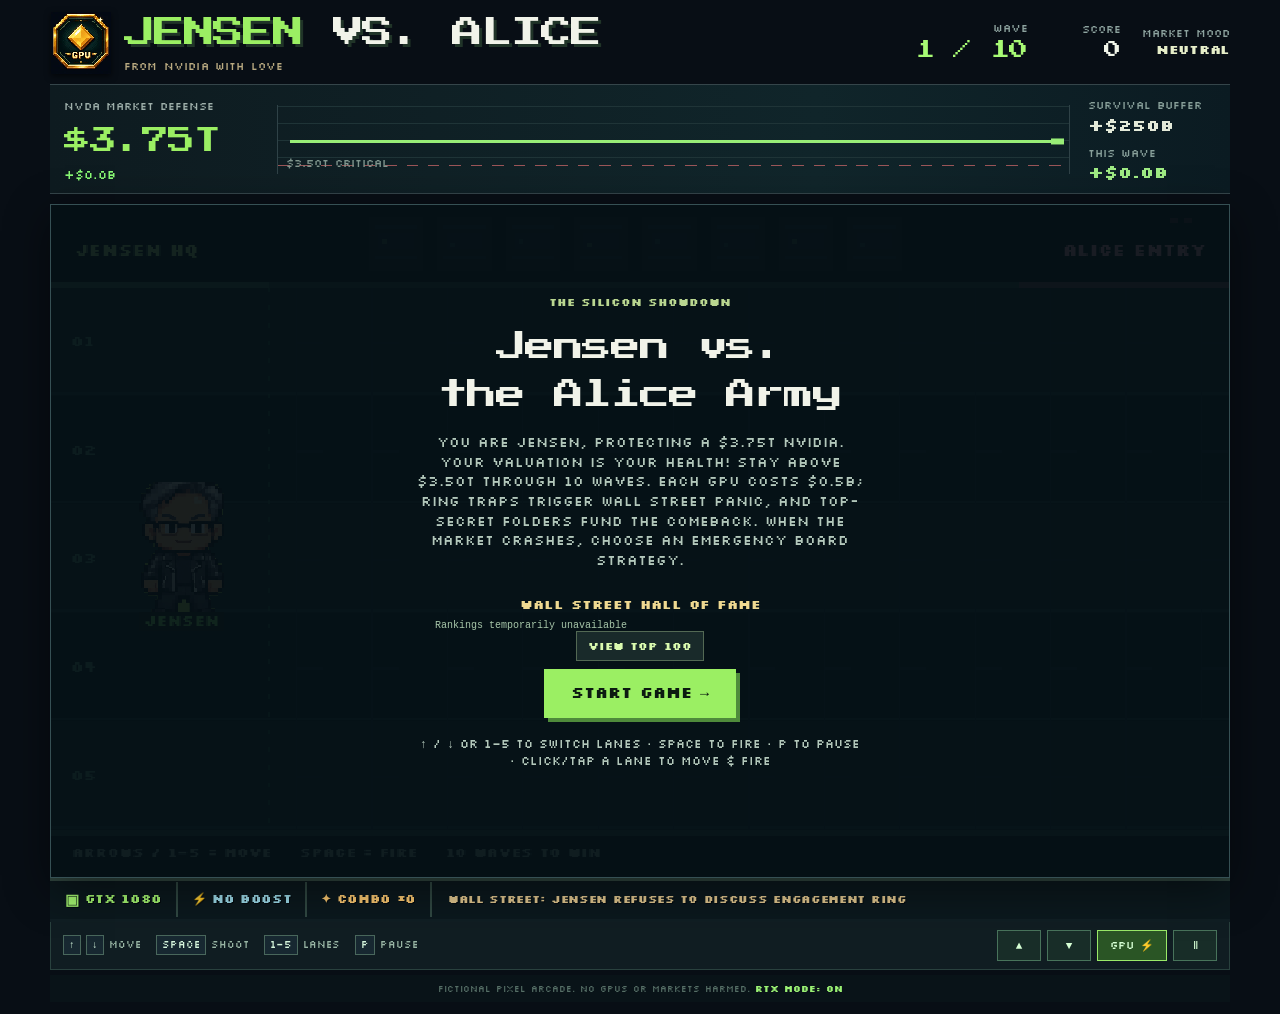
<file: index.html>
<!DOCTYPE html>
<html lang="en"><head><link rel="icon" type="image/svg+xml" href="favicon.svg?v=2"><link rel="icon" type="image/webp" href="favicon.webp?v=2"><meta charset="UTF-8"><meta name="viewport" content="width=device-width,initial-scale=1"><title>Jensen vs. Alice — From NVIDIA With Love</title>
<style>
@import url('https://fonts.googleapis.com/css2?family=Press+Start+2P&family=Silkscreen:wght@400;700&display=swap');
:root{color-scheme:dark;--lime:#9bef63;--paper:#f1f3e9;--muted:#8ca39c;--steel:#344c51;--ink:#080f18}
*{box-sizing:border-box}
body{margin:0;background:#080e15;color:var(--paper);font:500 14px/1.4 system-ui,-apple-system,sans-serif;min-height:100vh;padding:12px 16px;display:flex;justify-content:center;align-items:center}
.wrap{width:min(1180px,100%)}
header{display:flex;align-items:center;justify-content:space-between;gap:22px;margin-bottom:10px}
.brand{display:flex;align-items:center;gap:12px;min-width:0}.brandEmblem{width:62px;height:62px;flex:none;object-fit:contain;image-rendering:pixelated;filter:drop-shadow(0 2px 3px #0009);display:block}
h1{margin:0;font:1000 clamp(24px,3.8vw,43px)/1.04 system-ui,sans-serif;letter-spacing:-1.5px;text-transform:uppercase;text-shadow:3px 3px 0 #1c3024}h1 span{color:var(--lime)}.subtitle{margin:4px 0 0;color:#b9aa81;font:700 10px monospace;letter-spacing:1.3px;text-transform:uppercase}
.stats{display:flex;align-items:center;gap:21px;flex:none}.stat{min-width:72px;text-align:right}.stat small{display:block;color:#8da39f;font:700 10px monospace;letter-spacing:.5px}.stat strong{display:block;font:900 24px/1.2 system-ui,sans-serif;font-variant-numeric:tabular-nums;color:#f2f6ea}.stat.wave strong{font-size:27px;color:#a7fa74}.stat.mood{min-width:80px}.stat.mood strong{font-size:13px}.stat.best{display:none}
.economy{display:flex;align-items:center;gap:18px;border-top:1px solid #35454a;border-bottom:1px solid #35454a;background:linear-gradient(90deg,#0e1b20,#10252a 65%,#0b1b22);padding:10px 14px;margin-bottom:10px;min-height:98px}.marketMain{width:160px;flex:none}.marketMain small{font:800 10px monospace;letter-spacing:.5px;color:#9eafaa}.marketMain b{display:block;font:900 clamp(28px,3.5vw,40px)/1.05 system-ui,sans-serif;color:var(--lime);font-variant-numeric:tabular-nums;letter-spacing:-1px;margin-top:4px}.marketMain .delta{display:block;font:800 11px monospace;color:#f0a0a0;margin-top:5px}.chartWrap{flex:1;min-width:120px;position:relative;height:69px;border-left:1px solid #2f4247;border-right:1px solid #2f4247;background:repeating-linear-gradient(0deg,transparent 0 16px,#1f3437 16px 17px);overflow:hidden}.chartWrap canvas{position:absolute;inset:0;width:100%;height:100%;image-rendering:pixelated}.chartBottom{position:absolute;bottom:3px;left:8px;color:#80968e;font:800 9px monospace;pointer-events:none}.marketMeta{min-width:128px;display:grid;grid-template-columns:1fr;gap:7px}.marketMeta .metaLabel{color:#88a09a;font:800 9px monospace}.marketMeta b{display:block;font:900 16px/1.1 system-ui;white-space:nowrap;color:#e4ead9;font-variant-numeric:tabular-nums}.marketMeta .moodInline{font-size:11px}.marketTrack,.marketHint,.econFoot{display:none}.economy.danger{border-color:#a45655}.economy.danger .marketMain b{color:#ff8f83}.economy.panicFlash{animation:panicbar .4s ease-out 1}@keyframes panicbar{50%{background:#4b2225}}
.frame{position:relative;background:#0b1820;border:1px solid #365054;box-shadow:0 12px 42px #0007;overflow:hidden}.frame #game{display:block;width:100%;aspect-ratio:1000/570;image-rendering:pixelated;touch-action:none;cursor:crosshair}
.overlay{position:absolute;inset:0;z-index:3;display:flex;align-items:center;justify-content:center;background:#051015e9;text-align:center;padding:18px}.hidden{display:none!important}.modal{max-width:520px}.overline{font:900 11px monospace;letter-spacing:2px;color:#b9d690}.modal h2{font:950 clamp(28px,4vw,48px)/1.1 system-ui;margin:14px 0;letter-spacing:-1px}.modal p{font-size:14px;color:#b3c8bb;margin:0 auto 17px;max-width:450px}.btn{border:0;background:#9bef63;color:#0c1b11;font:900 15px monospace;padding:13px 27px;cursor:pointer;box-shadow:4px 4px #4f8b3b}
.gameStatus{display:flex;align-items:center;gap:16px;min-height:37px;background:#111e23;border-bottom:1px solid #2a4044;padding:5px 12px;color:#afc6b9;font:800 11px monospace}.gameStatus b{color:#b9fb87}.gameStatus .boost{color:#90cfd7}.gameStatus .combo{color:#f2d18a}.ticker{flex:1;min-width:80px;border-left:1px solid #2c4747;padding-left:14px;overflow:hidden;white-space:nowrap;color:#e4d7a3;font:800 10px monospace;letter-spacing:.2px}.ticker .tickerText{display:inline-block;animation:tickerIn .35s ease-out}@keyframes tickerIn{from{transform:translateX(20px);opacity:.15}to{transform:translateX(0);opacity:1}}
.controlbar{display:flex;justify-content:space-between;align-items:center;gap:10px;margin-top:9px;flex-wrap:wrap}.help{font:700 11px monospace;color:#79968c}.kbd{display:inline-block;border:1px solid #49675c;padding:1px 5px;background:#172831;color:#d5f5dc}.mobile{display:flex;gap:6px}.mobile button{border:1px solid #48735b;background:#182d28;color:#d6ffd4;padding:7px 12px;min-width:44px;font-size:17px;cursor:pointer}.mobile .shoot{background:#2a5525;border-color:#9aea68}.foot{font:600 10px monospace;color:#566f66;text-align:center;margin-top:7px}.pill{color:#8af068;font-weight:800}
.boardOverlay{position:fixed;inset:0;background:#02090de8;display:flex;align-items:center;justify-content:center;z-index:50;padding:20px}.boardCard{border:2px solid #d5a261;background:#142227;color:#f7f4dc;padding:22px;max-width:560px;width:100%;text-align:center;font-family:monospace;box-shadow:8px 8px 0 #060b10}.boardKicker{color:#ffba71;font:900 12px monospace;letter-spacing:1px}.boardCard h2{font-size:26px;line-height:1.13;margin:12px 0}.boardCard p{color:#91fa7d;font-size:19px;font-weight:900}.boardActions{display:grid;gap:10px}.boardActions button{cursor:pointer;text-align:left;border:1px solid #89af9a;background:#17332c;color:#f0ffe6;padding:13px;font:inherit}.boardActions button:hover{background:#285b40}.boardActions b,.boardActions span{display:block}.boardActions b{font-size:14px}.boardActions span{font-size:11px;color:#b5d0c0;margin-top:4px}
@media(max-width:750px){body{padding:7px;align-items:start}header{gap:9px}.brandEmblem{width:39px;height:39px}h1{font-size:clamp(18px,5vw,32px)}.subtitle{font-size:8px}.stats{gap:10px}.stat{min-width:45px}.stat strong,.stat.wave strong{font-size:18px}.stat.mood{display:none}.economy{padding:8px;gap:10px;min-height:84px}.marketMain{width:112px}.marketMain b{font-size:26px}.marketMeta{min-width:88px}.marketMeta b{font-size:13px}.chartWrap{height:57px}.gameStatus{font-size:10px;gap:9px}.ticker{display:none}.help{text-align:center;width:100%}.controlbar{justify-content:center}.mobile{width:100%;justify-content:center}.mobile button{flex:1}.foot{font-size:8px}}
@media(max-width:420px){h1{font-size:19px}.subtitle{font-size:7px}.marketMeta{min-width:72px}.marketMeta b{font-size:12px}.marketMain{width:105px}.marketMain b{font-size:24px}.chartWrap{min-width:60px}.gameStatus .combo{display:none}}

/* Distinct 8-bit text styling, used only for the bottom game HUD. */

.gameStatus{gap:0;padding:0 12px;min-height:42px;background:#0b181d;border-top:3px solid #314740;border-bottom:3px solid #101e23;color:#c3d4ca;font:700 12px/1.2 'Silkscreen',ui-monospace,monospace;letter-spacing:-.35px;text-shadow:1px 1px #040b10}
.gameStatus>span{display:inline-flex;align-items:center;gap:6px;white-space:nowrap;padding:10px 14px;border-right:2px solid #304842}
.gameStatus>span:first-child{padding-left:3px}
.gameStatus b{color:#a5f771;font-size:12px}
.gameStatus .hudGlyph{color:#a5f771;font-size:15px;line-height:1}
.gameStatus .boost{color:#9eddec}
.gameStatus .combo{color:#ffcb72}
.gameStatus .ticker{border-left:0;padding:7px 6px 7px 16px;color:#e5ca91;font:700 11px/1.4 'Silkscreen',ui-monospace,monospace;letter-spacing:-.3px}
.gameStatus .tickerText{max-width:100%;overflow:hidden;text-overflow:ellipsis;vertical-align:middle}
.foot{font:400 10px/1.5 'Silkscreen',ui-monospace,monospace;letter-spacing:-.35px}
.foot .pill{color:#9af173}
@media(max-width:750px){.gameStatus{font-size:9px;min-height:36px;padding:0 6px}.gameStatus>span{padding:8px 6px}.gameStatus b{font-size:9px}.gameStatus .hudGlyph{font-size:11px}.foot{font-size:8px}}

/* ARCADE TYPOGRAPHY SYSTEM - display font and readable small-pixel UI */
:root{--font-pixel:'Silkscreen',ui-monospace,monospace;--font-display:'Press Start 2P','Silkscreen',ui-monospace,monospace}
body{font-family:var(--font-pixel)}
h1{font:400 clamp(18px,2.65vw,31px)/1.35 var(--font-display);letter-spacing:-1.2px;text-shadow:3px 3px 0 #203428;white-space:nowrap}
.subtitle{font:400 11px/1.5 var(--font-pixel);letter-spacing:.15px}
.stat small,.marketMain small,.marketMeta .metaLabel,.chartBottom{font:400 11px/1.25 var(--font-pixel);letter-spacing:0}
.stat strong{font:400 17px/1.55 var(--font-display);letter-spacing:-.3px}
.stat.wave strong{font:400 19px/1.55 var(--font-display)}
.stat.mood strong{font:700 13px/1.5 var(--font-pixel)}
.marketMain{width:195px}
.marketMain b{font:400 clamp(19px,2.2vw,27px)/1.55 var(--font-display);letter-spacing:-1px}
.marketMain .delta{font:400 12px/1.3 var(--font-pixel)}
.marketMeta b{font:700 16px/1.3 var(--font-pixel)}
.modal h2{font:400 clamp(18px,3.1vw,30px)/1.6 var(--font-display);letter-spacing:-1.2px}
.modal p,.boardCard,.boardCard p,.boardActions button,.boardActions span{font-family:var(--font-pixel)}
.overline,.boardKicker{font-family:var(--font-pixel);letter-spacing:0}
.btn{font:700 15px/1.5 var(--font-pixel)}
.gameStatus{font-family:var(--font-pixel);min-height:44px}
.gameStatus .ticker{font-family:var(--font-pixel)}
.controlbar{display:flex;justify-content:space-between;align-items:center;gap:10px;margin-top:0;padding:8px 12px;background:#101d22;border:1px solid #29413e;border-top:0;flex-wrap:wrap}
.help{font:400 10px/1.6 var(--font-pixel);color:#98b5a4}
.kbd{font-family:var(--font-pixel);border:1px solid #49675c}
.mobile button{font:400 11px/1.4 var(--font-pixel)}
.foot{font-family:var(--font-pixel);font-size:9px;line-height:1.5;letter-spacing:0;background:#091318;padding:7px 10px;margin-top:5px}
@media(max-width:1050px){header{gap:12px}.brand{gap:8px}.stats{gap:12px}h1{font-size:clamp(15px,2.35vw,23px)}.stat strong{font-size:14px}.stat.wave strong{font-size:16px}.marketMain{width:160px}.marketMain b{font-size:20px}}
@media(max-width:750px){header{flex-wrap:wrap}.stats{width:100%;justify-content:flex-end}.brandEmblem{width:39px;height:39px}h1{font-size:clamp(11px,3vw,20px)}.subtitle{font-size:9px}.stat strong{font-size:12px}.stat.wave strong{font-size:13px}.economy{gap:8px}.marketMain{width:116px}.marketMain b{font-size:16px;letter-spacing:-.6px}.marketMain small,.marketMeta .metaLabel{font-size:9px}.marketMeta{min-width:88px}.marketMeta b{font-size:12px}.gameStatus{gap:0}.controlbar{padding:7px}.help{font-size:8px}}
@media(max-width:420px){h1{font-size:10px}.subtitle{font-size:8px}.marketMain{width:103px}.marketMain b{font-size:13px}.marketMeta{min-width:72px}.marketMeta b{font-size:11px}.chartWrap{min-width:56px}.modal h2{font-size:17px}.gameStatus{font-size:8px}}

/* In-page leaderboard UI; no dynamic script needed to make the form exist. */
.frame .overlay{overflow-y:auto}
.frame .overlay .modal{max-height:100%;overflow-y:auto;overscroll-behavior:contain;scrollbar-width:thin}
.hallEntry[hidden],.jvaEndPanel[hidden]{display:none!important}
.hallEntry{margin:12px auto 8px;max-width:440px;font-family:'Silkscreen',monospace}
.jvaHallTitle{color:#efd991;font:700 13px/1.4 'Silkscreen',monospace}
.jvaTopTen{display:grid;grid-template-columns:repeat(2,minmax(0,1fr));gap:4px 12px;max-width:440px;max-height:108px;overflow-y:auto;margin:8px auto;font:12px/1.4 'Silkscreen',monospace;text-align:left}
.jvaButton{background:#152729;border:1px solid #527862;color:#cafa9d;padding:8px 11px;font:700 11px/1.4 'Silkscreen',monospace;cursor:pointer}
.jvaEndPanel{margin:8px auto 10px;padding:12px;max-width:440px;background:#142523;border-top:1px solid #536857}
.jvaEndPanel .jvaActions{display:flex;justify-content:center;gap:8px;flex-wrap:wrap;margin:9px 0}
.jvaEndPanel input{min-width:0;width:170px;padding:7px;background:#0b1b1f;color:white;border:1px solid #6a916c;font:13px 'Silkscreen',monospace}
.jvaEndPanel .jvaMuted{color:#adbfaf;font:12px/1.5 'Silkscreen',monospace;margin:5px auto}
@media(max-width:550px){.jvaTopTen{font-size:10px}.jvaEndPanel{padding:8px}.jvaEndPanel input{width:150px}}
</style></head><body><main class="wrap"><header><div class="brand"><img class="brandEmblem" alt="Pixel-art golden GPU badge" src="[data-uri]" width="62" height="62"><div><h1><span>JENSEN</span> vs. ALICE</h1><p class="subtitle">FROM NVIDIA WITH LOVE</p></div></div><div class="stats"><div class="stat wave"><small>WAVE</small><strong id="wave">1 / 10</strong></div><div class="stat"><small>SCORE</small><strong id="score">0</strong></div><div class="stat mood"><small>MARKET MOOD</small><strong id="lives">NEUTRAL</strong></div><div class="stat best"><small>BEST</small><strong id="highScore">0</strong></div></div></header><div class="economy"><div class="marketMain"><small>NVDA MARKET DEFENSE</small><b id="market">$3.75T</b><span class="delta" id="moneyChange">+$0.0B THIS RUN</span></div><div class="chartWrap"><canvas id="marketChart" width="480" height="90" aria-label="Market cap history line chart"></canvas><span class="chartBottom">$3.50T CRITICAL</span></div><div class="marketMeta"><div><span class="metaLabel">SURVIVAL BUFFER</span><b id="buffer">+$250B</b></div><div><span class="metaLabel">THIS WAVE</span><b id="waveDelta">+$0.0B</b></div></div><div hidden><span id="spent"></span><span id="stopped"></span><span id="weapon"></span><span id="marketbar"></span></div></div><section class="frame"><canvas id="game" width="1000" height="570" aria-label="Five lane GPU shooting game featuring Jensen and Alice Huang"></canvas><div class="overlay" id="overlay"><div class="modal"><div class="overline" id="overtag">THE SILICON SHOWDOWN</div><h2 id="overheading">Jensen vs.<br>the Alice Army</h2><p id="overtext">You are Jensen, protecting a $3.75T NVIDIA. Your valuation IS your health! Stay above $3.50T through 10 waves. Each GPU costs $0.5B; ring traps trigger Wall Street panic, and TOP-SECRET folders fund the comeback. When the market crashes, choose an emergency board strategy.</p><div class="hallEntry" id="jvaHallStart"><div class="jvaHallTitle">WALL STREET HALL OF FAME</div><div id="jvaTop10" class="jvaTopTen">LOADING TOP 10...</div><button id="jvaOpenBoard" type="button" class="jvaButton">VIEW TOP 100</button></div>
<div class="jvaEndPanel" id="jvaEndPanel" hidden><div id="jvaFinal" class="jvaMuted"></div><div class="jvaActions"><input id="jvaNick" maxlength="20" placeholder="YOUR NICKNAME" aria-label="Nickname"><button id="jvaSubmit" class="jvaButton" type="button" disabled>SUBMIT SCORE</button></div><p id="jvaResult" class="jvaMuted" role="status">CONNECTING LEADERBOARD...</p><div class="jvaActions"><button id="jvaShare" class="jvaButton" type="button">SHARE ON X</button><button id="jvaFullBoard" class="jvaButton" type="button">LEADERBOARD</button></div></div><button class="btn" id="start">START GAME →</button><p style="font-size:12px;margin-top:18px">↑ / ↓ or 1–5 to switch lanes · Space to fire · P to pause · Click/tap a lane to move & fire</p></div></div></section><div class="boardOverlay hidden" id="boardOverlay"><div class="boardCard"><div class="boardKicker">⚠ WALL STREET PANIC</div><h2>EMERGENCY BOARD MEETING</h2><p id="boardValue">NVIDIA AT $3.57T</p><div class="boardActions"><button id="boardAi"><b>ANNOUNCE AI BREAKTHROUGH</b><span>+$240B now · 35% risk of -$95B correction after 16 seconds</span></button><button id="boardProduction"><b>RAMP GPU PRODUCTION</b><span>+$160B now · +$10B/sec for 12 seconds · slower GPU firing</span></button></div></div></div><div class="gameStatus"><span class="hudWeapon"><span class="hudGlyph" aria-hidden="true">▣</span><b id="statusWeapon">GTX 1080</b></span><span class="boost" id="statusBoost">NO BOOST</span><span class="combo" id="statusCombo">COMBO ×0</span><div class="ticker"><span class="tickerText" id="newsTicker">WALL STREET: JENSEN REFUSES TO DISCUSS ENGAGEMENT RING</span></div></div><div class="controlbar"><div class="help"><span class="kbd">↑</span> <span class="kbd">↓</span> move &nbsp; <span class="kbd">SPACE</span> shoot &nbsp; <span class="kbd">1–5</span> lanes &nbsp; <span class="kbd">P</span> pause</div><div class="mobile"><button id="up" aria-label="Move up">▲</button><button id="down" aria-label="Move down">▼</button><button id="fire" class="shoot">GPU ⚡</button><button id="pause" aria-label="Pause">Ⅱ</button></div></div><div class="foot">Fictional pixel arcade. No GPUs or markets harmed. <span class="pill">RTX MODE: ON</span></div></main>
<script>
(()=>{'use strict';const canvas=document.getElementById('game'),ctx=canvas.getContext('2d'),W=1000,H=570,LANES=5,TOP=70,BOTTOM=530,LH=(BOTTOM-TOP)/LANES;const scoreEl=document.getElementById('score'),waveEl=document.getElementById('wave'),livesEl=document.getElementById('lives'),overlay=document.getElementById('overlay');const makeImg=b64=>{const i=new Image();i.src='data:image/webp;base64,'+b64;return i};
const sprites={
  jensenIdle:makeImg('UklGRmJNAABXRUJQVlA4TFVNAAAvYMAnEA1AbNtIkgTVoXtuIU/+AVc/E0JE/ycAwNd4vxAvQ/dj/OBZJXfbizlldzzn4v3oH7BasptrSBZqVFgJlbQ0AH+/nwq4KjUA+l5AGX1clmoSk6R0hVUm1kaVVNs3V6h/AjTbGtSMARxUFqh/Y4yT5eq00e4X8JVVjS/WwBkHYwydB7lRkyxydzv176I246DqIFXtneO1RzR5ns3pb2Fabar12OOHMVoffUn/xpM5Z8WB+nKms6oWIGd9DFXUD2Z8QIVE2SiqLQxkqbbtNtLq3F3Rrqr5j6gHkHMSRojL4/EQ4nJ/HMZAW7Ft125UXBw24iIWZiMW5iAmIh13zt1P/f+fkXM6CIcjyTa0JUly5Dg+C2HytL6jfKLx/39F6wIwBIt7sEVDN2dnuvs/AQAHbwGA1Dcd9JUkSQqZoAghAIAaZlATywQWWRx3ARRAobvumkvOADBBVeqmWbbSdKve0QceHS3DtEvyhBNlSRK8LEA8B2QtCioti2qqNaVhz/mvJLiyrW2QWurDUjozs2JhaRSKy2IDR/Yh9s0mjDSS8DLcnraXxQ8cWlbLXTUNQvdQZRnuEJ7Zcb7LP8kPETIkuRNXTgn8GFPWlMUkwHvA3G7wLeuxb/hMJCAJXAmCoLgP1ayEIhQktbRaO5yuWVMICo4JgsIlnWZyJNpcO5/ZszYmNoQxEgSgKAoIgpFfJr9wA18BfEYIx5mzxZrd2J8th2MqAZA4AE7ilyBgsAIM8kqbH+GMX8h4X+KwCgiEsIlh/c8fUtqCSNYM9udAnD/chNj219stjyq8p+sd+ceJITZx3I/7yxXAJbsrdhkO9xegTg6e/1eMEr6PsW0CwMAfJ3ZOOTt6jWKxCKqj9EA53B8AWJW+T/HoPu8/DhcBjPde1/72mZcTfw1hMijejozr27v+9tLJxv0IQH1WV93XXWuvb/nbYJmN21AJcpjrn7orNozjZZ8ffRrvkyTBt+DKabZHT5/kkCQYGRkJYpLceSmgzFvML6PtyWkvwORrHkm3CBIg+j6GTmIwzAAFXqb/nj9t3eEMgLgJ4Y/Cv6v4AdQ4y5ATw8xIwCjdClOX119d42Q828bQZPyW7e3djSSNMExMympkZh0Kz11WKs6maYFv/PMlyXNQZm5gk3DCSXiM8RKneeAEKIDF09l//[base64]/Zprrgmg0f6JIWKrihoUBc9DNXUnqgeXDCaGoDtI5zs/EgDz4UmkSwJ6T1EAIWRrsvCISbyEi3SOdgrAbv42rdYpLuhBURSh2GchBAcQsvLZ/46+LHDyz0/V8mAQBrmTFPIgVQh8EAZtV3AplRCO7ZDHuxxIfUgVgoCVOGelAAQc48r8Q1B9VwQQKOci1J4eNAjhM1ObIHxUAAXiTJzVCFlEjp4IEcv8422AaJdVCFE63Vw8ej4vjnooslS6rgCk4AcQEChd7SqKSwDeKy6K2hVC3RkMprhcAhU6o9dCdgFFUXwmBMzAoG0bQTF/2NvtH0JETEC7op3eSFnTm6A3G0pvrUIrNAVp82xSbY5LonIeLb5RkebSuuwqVNEVShV91aqdVNhwSE960xSFYDzNouDSAfpq78+l3BRF5qVHpbuS2e6lNpVWHo0Ky4SXTco/CrKnBqK6VTq1qegooiQdqS29LWQgW2Uts6u1ajh4eB4ix04VoXmQOUR47KOsleYH4NfLkZzP5/P9/t4rcJuauae3Ydo9zMwzPcvMzMzMzMzMzMzMMMy8TTNNHvcYq977/X7fz2eT2F2u+Qu+ihyOw9yecErRO7zLuyy8QGdCDoMDpchzsJQK/BbeRgsV5lY48eEtlFZYh3ex5hQrnCw4MGot1aEClhbfITxymJM6WFr78BbqsGStXphH3MqCpTgwVIreYRxOhWHAB4fTdaiDfVioS2DICjvkHKxR+7DwAsu7Fc7A8m6YHFioQIXl2bZtVZJk22q9jzlFTMU8zByKhcNmZmZmZt475WUnd9n/wJDivdO8/2DvHDMzYzBHWImI7W5moiJrzdE90bZt2ra1baXW1sfE2nfd89i2zZD9PCEbIUWtoG3GbERt22bIuPc+R3titFYFBEX+jzYBeub/Vy1Zb/7/tU/DFTNjpMjMduTQ70ovyOUXgaEzFDNLl3Rn5k6fvf5mv4V/0Ga3GQTjctbBCpZhJ4KViDWmSHSCSTo4yUq2smNmRsFOdtBJB9vQZndkto/ZohMcQ5drkhWY7anHkQs76OB2cAynXGJpmyKR2X6gg04m6WAF94ZqM/uBMYilE9w2LzNPPdmYRFOqO+FKOnL5mJntWzdts9uwg5v4liTJkiTJtohYo7Jv7/3/v9nVYUKWG0kSJElStejGHv/sHQf3vN/sbrrGBABkq3qk8799qmfeHNuQcNfujucmKmEChCNeLhAEhLJE0CRCbIGAiLAdgBX/[base64]//1HhzaE+6p8vkJHlW7x2b/5Uc5vB7Gr4TwglcM4TMe4BPKdSiuAF7MeP423NG3gbiBrQe/Z/IuMMLF9jCRPzaZx59MmRNTloFieCeRaKeg1bNtZN3O0WJucS7YZmNPhHCSESJZlxxhHa5Jm4xMJIQ6hItvWLtOuBeeDP5Ry0/twD6ja0//dd/7oeh8PfRq8BGpDXmJEBIm2r+ec7T1YyDmTC5oqZBgbBQnz2Cw3gmCvEzcOT2AhKPsainO/RRwci6+CbFrQMSH4lcmXOIQsuvrEbpar9wpaiEUCytGGEt3S7NcRjSYpQpzk735WR1VO8jdf/hBewy185tfZhaPFOI7AsuiFfWMBdmj+Sr4qXbOFsyUzYSzEyCEWZ1RnRmhhQgAzjCIHFR886WSg4G1l6MhOo6FqOz640lz+T0OsO+HszCZPbHOE94LxXmIRUhTkIxDp8gghXgnX8EZ5iv/7JVV4jr/96l3gpVRwcpef+r1OnoAqWBtZbebicMfSOeBNwynJEboHbyQen7BE8DFUzObcaBkX3IXucdJDlqRoAX3xMl2dQnLiPfqRuOTb2WgdCTw+3Frjnb095i/Wcn7kcSwFJsx0YZRJY1BQX+RAaNJCE84OzEa2ASOkrPwMgPbCET7hs5UYecL6HeIe7oqvktx7l5+1vDYzu1N7WGI8EtWnYTMHyKVPxu8MLn+3F2F/k2flE7fdpbie4+JY8pn6na6cE+Y3+YltPjVedgHPMuzPgY/Db0SIgxOjGDtMWaArrLV7Wu5/npCNkOW37hETiXEcfkMVKZ9O79tMvU/5rq4lPIB3NmpsEh9h9yJJqEJUMBZOE2wfUfzrb0eS7ZRjDTKlYlabRm5pYYJUAddkAlPoMW1TeNvNKhlOaZWyfbIs5EWBO8Sov2AN2AokQaBBjZR02ywbrqQmubRGVqBtQp411tqRtfk0kV6yjOA2jnRYdJrUBoO9ghrTpl3QkaGLQyw/[base64]/j6pAUmYMW3WqURZ8SeEbrCK3MvG5NdsMt1A7sQ0joXJKZkejcySCahrTTlrkvauaJbnGDG0YaYWWDBH2GtvaW3Ho9M8ZCKcaAjf9itkyEvvR3UJmwpoc3h5AkRLcW/Oy0wiWThppBnEsiCLcx4AkapAtvATiFPnMZzXCQcTIWSY/9AMBtp+IlN55AcwBKzA9rUfSy5LE7b6AMf+TtyMMYxvvdfkQam+JSNnr04/Ff8q5H7ZtpIYfj2DDiPyk3MWYb81yKeAuqXxHEoWfCQhEJ8YwS4fhUjw25KViooiYrpjFu8s1EGdbul5w6OyF+/5uXCPsyHWNkcrJKd8AeW38xczi0liRl7Omm1iXHTadcs0sUtOw67bN3ZZtljYrUffJ6npePlN9p9GyU2yILVBn3mpvLWRDFtc+2yteNQAMnKMKGwDTWuzmn1kHJuQkCGQBiuZNoInZ36ldeGkQ/Wmzka3UzErS4HgpaQJGEkXrcdfJTbSYXSjjOfyNSoxuERJupZ9lSnd1PKsLzGp8FlqYv3YiO84FT8fKMwH2wWIUxuvbuK1ZvnCIEPbGz/wJSkCbY4vz4jGvN7FyDiDVPLWEi8zWpAFouMDdZYJQYa5CE1UBKLdZ8HJErtt2DsW+kLQEsO3aJ0QWoWCjGDGAx6AAHY1E5bDxYbLG6ROgpZbA+vVgcqU6agEBbeJpxghks0Moys7O5uENetY3ZMM4ouUAOGZEjaXfBrojVou3DGghQiIAFDEFGxUBsT/[base64]/4wMMwjiC5ukSeOJ4WhjajeVxBTCx2f/gMDzeglqSMUyIlsqm6Y4/D2HoI7aIWnuxsMyUjuuxmv+JlKilqjR96CBnEUGaA9MaNfR00gB0TOnMCMkK2UPwkpaXVWLYX6sXwZUf7fPhDWPIFR1iUAix4iEFpuO3NbZ+0oYUiprETeB5MHzLavub8NfhtVnj1VeChNpkkwXKSdI1FgBB1o8eI6BzLOEjEx/vI/[base64]/8BBJnqWgMT98sa/[base64]/X9aZG9mjYfRb6vIZt+/fdBIU+/gVdRKFp0CLECVr9CaUNkIPqolyQVd67pc4D4d/69DgInb/bI/dhsvvxm15LwP/8tBQxjpuflTMQ5jC+5n7FAtHhwmw7ZO8rUUHAM/6L+9CBJbuFJo1RQ2OkAtwYzObrr1I6mktCUuI47/[base64]/TksCCyhvOHOuYvNBbskWFhMCEKdKxw6xvnvZNETk32ET2O0CkGnBrvA4ycmmGyUWMD2xAD3ZbGgfVDVSNy19tobYzsrbFsyoOTTgR2ojLNggkJ+akfrzYdD/Av8jXmF43R3BJqcySKkW8GDVdfzQOeYMVHocVrqZRl/9l3uTwzTI9hsVHBW694ErzF/fNrEQ08Xo2MhByhNFaTgtJQyME+Fdt+CSLnJmdswAsi62RqYsSZPkiOwH0MVJsxw4zsy9ormjFxd9Ccl7CurAysIH5amDPP3kVZ9oa581tMWh9knTneRfcSAlfeZAsURkSGjLG7IJmAqgjG1YpCGGebmzLQY4STe8MSIbpml01MChbgxT/SLi3vYIfOf3MCzABbpMfqC4Bs3Y+x6/r+gxnfvmwzWyw2LnB9L/NbF3ZaGraW/[base64]/C19+bhE7IzU4qDlAlTQwO849CHlwEj0X04zPdoDxU01r3SMzOPqxo73xjjbRP8AfeD4ZwDe21sGUa7uWYVZmcEHPLLXqb/cbfncTzlXSkzmPhBy56DTdp+lzPuuDxitF2d5L++GkB0fQvwwXs0sKI9Fb/+9iS1j4Cj2UrwRvuKMkYCZ7YVhaxiiRkGhdqw+xxHx4Z/pfE2dJkEsyFg/pXWW2Ni32a2iayO693gC+6eb8216IOwJCBjsduRsajTKbvLSJnUqLy8BvsU8No/64n/yePwaJSeEMX8j8Ye6aulXmjhz2p501wyvI7owI8Fm1WKJGe9w7GxVtkwYmtLq8mVXBqaYMZwztgic1gva+2td3aofBbkp5s9XmL+zLa0VnxgDDqvmTZZYWLObvb9mdm/[base64]/w60UiFEGoJzsin9HdKWf5iHP3FZ1XGjMfS17ubT/06mhPp8C1L0GXRwSQnWGeou84v1xXjYy4nO/Zg0p2owuZ2kzcBg2lBPP5DWe3+//550f1BA9qMjEDhH97dyz+HN8m+xLbf+4boQy/o5u+FDu2pflCSJnB4i4+L0RAtiEz/vqNZmPL0TpIUEba3lR2xPw5j770+nTZ+moOxxpP83iIc7B+HDpiiarRa0TjylKN4GBdkWNbH1vhgV5Uvm9ys7vTfSzUsbGAW0Y3r9iRvGJFsSAZGw/gLLkxt98yfkQmOfauYcsxnLVig7wjJuqWz6EhAS+/i0dx7XL71cGtojcIQKSGmj8SdcDgQOMibeWln+qvm7zuwIdKsAzBshgvfKrLvbuqZ2ECtGXjIowmIQtKA5oVhYITVm1WllayeKyS7B37D+xj5XkkzQC8aNBRMo54d9aXjOUxZdFltqWnOGkdb0/rzWUjqkUwSHBLK6BjNjP8mGsBmuZb53RfpFo2YPYvosH9SWSYg7V3MKwYsvAa45J0VigEqVMKMHGu8bMXp4i4uB4+PV+Q7hCZYxWyZeTtHXJ/M02pnu3j8t76dx3nju2o1BYgEYZoYJnC38AWWQKNcF0ghhFg+eC5piOKf9Rbcivy9ne83+3FOGClQs6M1F+jstHZLBhh6L+4BQrzHqb0JENFLbvDzZe0HF5wiNE87k5KSNJXNCj3sZZIfBCx6ubmHnxfSkgYbOLBkvCyjZXf2qVdODWv9oYcJwCHwpsWLmdNyl//0jmiYrwjQMW6CZJy17b4+9RM5Wnysv6TtJznJ+3vycWXakk6KhDRO/o8nl9WM7LDtghUrMMXbgwcMVj+6DmvtsIzKp47EQ1o2PEI1tKwZDBS8WzGEiwlmibDNio2SIbfaS611x/c9OPkbcPI/vitFZr4ECfM10kotCMxoTKhJC9AhYiqeDR2AZeNMh5FA72Khe3YHHzZ0A5AaM++kt1ZXN3AzmJkFboSGHJhmm8/IeYnMRnlOh93LUS3R+8BGnWmo2EqUoAA1/E3MCHYziCVHLCBLr61JJHXm2RGOnHR/iSd4o5TUErClxafEYgyIdj0sOh8bJNgYL1pg4NN9uswhP1gGPZBN/DxaRbVk8mIpTFysNThlm7TENqMXChpdBSe4ZJ1HYfc6JN4hBrbmxXW4YEpMhQy01osGSZKBMlBmj2VcldSwmJYgBXsRlyGWcwC/7ZFf17wFtiFWobGeBr3lhDCqwiditaN+9MsogIUybNsK9yjgNmshdcFIIRlKiMjGkDR6GmnvGhnCUsCQCERW67YqCMvsXhKK2Zwh/IRriZ4CFMLwO/R14yxMoUHd0O8v948ceJd8tH6XfFtrz7aly9QOKS2hHcwGDzLfslOjWrEBkgTMlXHKoSlONopdaeAJ4Wv41biaof0PPCYiLxusAXURWX20wB7ecZz/nzEA4R3+bH0DBbQ2e+3IZjiasmEZGmdf9oxrk26D7e5JGmt/oBzvybP6voJb/Z33VjJCudw4G23DXyS7f2Sm6GaGGLDoTM9244UBx+dRmVLTXm720g7tpfDW7oYpZM2QD9he8vCPMOIK6YJewkfZ9a1wt/YB82S1wnEoZPxKmMKWC52wL+XH55lAHeW+v+i3nezV8S5+ouf3FAkj5DTPvqW14M95vz/90QAa01Mh5ggRGtL7DnXICk4s2VWy0fOid4E6i9RZBc8AG1zUp47yAgqGMsKhC5Brd/X0KiGhVG6RSNYxAyvaucIYBhm1L2d6eOZqJHEcKC0Bg6acb4uDGFOU+apAlrRJQhqYG78OHvLrf9U5UhR3AZW99RsRiFfcPaoVxhP8/IeyYzYN2HfNnTAGLpkjQVvafRK7vnNZ52bZ5hk4yyQmhZEXGY6pN95kZmsDTZ0rYkZLbb781Qsx0ldPbsB0CwT2wiPnHdMmtsge3K1XejDIIqV3avNvUgDhZuobX2ii7yPszW383ofSbiYnWNEdX8JINlZb9PNoL0Duekw9UrWQTRrS8Z0hw5QY2ajYThIfEzZZr8W/AI2eeGfdf+3tDhvYsCDKWhPxMNx3IW+cssfQg62E0h5lXM2GhnKEPc7NR8Qi0zw2iEVjMBaqg8khoBQJQU/SKPwIxIrdasl06R3TdMmrNeAGR3gfNwW7+R2zJAN6gAURHjZwxGhOxpsNeR5cnvAlj//tXy80GpVQj3Lw3f+Z8fAkZSWojRzK28hoGOm908+U63m5bE+JDNMe4Jub/tUPZDQasMemh7NzzCPo6Digzm3eO7mlB1Z6GTf0yoc5IzKcM5QFQkg3EdJUhWKvZjK6Jrsr9nz+j+lX3ojppX9A48QUXTp7ine04p6vsHYn/siz8We8CtOh1u4W/uoDrSKJaKMRt3dP8tE/CW/PBoC5aog/[base64]/43xpZIQVawgnMXtel5o7KgFmTpJRA0WBBsfOwccxC6HpXvR4KIF9bAjlo/sBlyMbthYRFSVIyQ7oHvfQ0sRLNYxtDhRK0uDoECqQIqfD8FaqoHlqiGGvHXf1o3r2BgThDvJuSJDWTknetGrQM+BZdcZOZzrBJMzitMGFs9YqPIHF4CiVp/g09zQFBvNzZkkF/OzF1mtVIMvAWnD0qXUEmz37E2ssUY/U+21vFi5rxO99E4+7tPnvFX34iyQRpmKE7WPFN5cBVu5EQJKeZ1crXp+QMmE0EZbX9UencZ1TAasyZB4o2yJHvZzheyzMySARqcUvM6tdRP8spSoDQ2NY70RSFjyCHu72O+xjZ/127wl97NwFvQXbz/MyP2LAgz8wlxyhvhG2/sB9f28NU5yC19nxzxQ4+2e4gt3rdDDb2gU1QLYQ1ZJhB5vN/GDv9X5P7ZcK6uKobrLg2C8i7L3QQ4wRlrCP3VOv/[base64]/9H+KSFxDjQ2OogZo2FkuB2W1oTZwiIq7missh93SAgCYQWtn5MVAKSAW3toV8h4jLH8yLgHJnOuihoWWKBbsd6yNZ8W9+j58xMkjm6gO7uaFm7jrIg1qLMEu6azYGrKQqL8ixND4PYqjoWfxYCm6J4/hLoPsc2BMFCwAA9qim/2uAjcQqak4YNfHS2sXyBryTPiyA4kRmdlgN3EhD30xVhgP4/CC+MHLwbMdoCh8HCqLHCWMnCIj1KVymGgAjTUY431w4BMbzYNICVgKcRYoAnu8jqRc3ZVclCgog1FSJykH0xdLWJyjlWDOfmBTFuYZFKDxOvUxClxZfTz2B1VKzz6fA4/GA846eDUo4XG03Q+BGS6Y+2JgQUSw//TuPeRjZhTBQIXSspLBGj2DjlI9R4h+3nOzxqGeCrkLtRp12yCtb0nfI04xxuYSrwZooMbQ7akBVdD2L7YcZfDYIEj7WJolunfiF9zpT/2WTR78pzVzspZEtYAESjvmiRGxFdGiGPfzKb/p9l4n3KYn+PyckKWpjSkzGujJxQMqCug4s/7ZeWoH34szehwNMcC4bflAIg3n2RLZmxG2uLnRiBZWiFsjVBoJOGY+hAxYzcS8Y6CBFJRsRfys5/Y3vE7oqdLntSG70e3C3N2QBjuMY/sup0M2uDM0beVp6m+cSH/p5PpTFz/zC4hU+MGwlM2y++DMsb71t93bB/yNPS/LoYk1gBkjGVgKIRA4SFw5IDvsA61xitPNg3y8HJb/J8YuzzyABb8k6w6MF4YTW/uRhUGDK0R2RCtOpNh8YKtXL2hJQ9kp0AdEQAu1bQ6MpUlky5F/IeCWPAUwsxEC+o5zIF/d0JI/gBCQDbFPyqqYtQWStTYM3+R074a+KyEFFsIHrHnvZv0HgwwbHbG/P1qfxCSiREbsdilLQhJKUQEkBKk1rws+nzMbUjvRSJ1of8au958IPAkrkPIOns5GZfmHrjbD9qP/4TVeJ3opv8YT8AAzGq2FFua1YZljCOaweZV4NzDIyCcCRVtrJVesotxER/Dl4AZnNBcxBh4z/2H0EF7KO0y9bhOc4afURjciV4uej+iAQzxaP4fj96TqBPG2iBVVIXTnrqA0fhjGiqaw/BCFtF/afAZssjpXT3wB2U0bXC2Y+UH86de674IR2VrojhgimAy3A26O0KJdKEJsUGJo3dNhmdoRwnTZMmutcOfpwHAGSP/z7rUL1nWRanBtruEnfHb8pPAo8ZVBTPjK56C1o6BRQorxvYaiDn1943JJZNZ/cAU7akEjvzUuD0iz1iVnVjeFGWdQWnyoOmqnPHL/yERnIA5MYuJ6dy2RNGzUZv5R/EsxW1tsABNGkQ11OHvRG0LEqO3Mt1hrTzy+DPRVyby78Q//MhvME3UwyFj7xRc8ZP+JtuM+2MFFVMkjvRAniS31N+uAHxa9tnoQN/95IVqE1pYNIYKQDcTZWbW/YcdGmoVPiQj4L1vBEVSd2rqORpVuI7uxz38zwHcgWMLryJU+pkxaYIvWVu8yMRpBSmblGX/nv+mjlbxmc5MvbagiKmEN2RZnLCcc7w11gGUb3Jan+5fPo89mrQXIWj11uAEs8bITGsRiBBQoYo5BZWbgNh/[base64]/lYLuURwOrK9ZeIo9HjrLWGV12eyszSpjmNESFCDG1wmcYhU/EDpSbFOSUB8oRYHMFFz4LHPMlm3ZfxcjoYj/aPfxK++CMZVNiCv3JEiUrJcRFkdXDi8aU8eJ+qN25+g43Bd90yatiCVqAm1URuuOy6KPxNkq6mPWk9qy952SmDbVAHC/vyuvdr1fuClXgzQh4kPwkFvUmu+SMuMWLRtquXeVB6jYoDY6UsUIeoE5d6yZSzOxjTv+8c457iTFlx1IKsqhCipXD/26v9aP/+Te3qgjxmQ7rMV5o/uC6wEZWDaBiStOdgRgiLb0w4yQD0rPJhxwKQR5A5A7+/nPEONNtrYd9fzoT0qEKbJcLR61xSXcLGfaYmTCAbd5gVagUfnKMjvPnPE43nVDFNwCLlSDNCzKUKUI2jDosFV9D2SBWYrZRl6Wa9U0WSEq7yGSnJ0zbp/Lbjm2FhomYmuo3MaPvL6SGwkZz5uxdNxNOITHDowlfxXYhmnB491pHElGEHGxL6zl2AiLUhAj3lqHKR/cyAhi3XWzZIVr2Cqr3XjCTIRGwx28N60mAJE4nw/08Y4VGTVRHuF1uhPD3RVRlp3IXHD2VzeP/vuvwdXyT4q4RFXo4PlQmMMvphEtKx1xk7EF7pxfCTGgWXMBlX1l4qai6GP/g84HIQFtYAsBwmCgKbyhkgdV67Af74P+729TBrG557/+TM/Jozv+keasDSto98z8wUcRtBQITGtFMkk9iaWEkodepMMITKwIpdkCbOvYpWOyFJzEIoZyUzd2NlgbbUBdeQ+pkCX3mFG2iZ5yMawH7pOrDludo1hUDCcq+4lR/x/80qNoB6tM5fuAdx0pt4gBM2edjbk3U0AsIwrDSJhlA8AdufoWZRess6x1bkg0CDgXdjIpz/Mf/IOIwZG7+xurePMDqgJlcCjhI2y1OjRjGMeKybqLqZ1vGNrVlQozUCVDSLyWbUJkyGUIx/2qKv1F5Uk70TCBCL3OR+oGLH0YX1pM9TbEJ2V7Z1YcrpLYpi/FrAIF1iimg+qhMa4O2yBZxu+NIaQD92IyfNoBpPLNEQOkJ82GMb6JsQFlK1oIAlcXgbvMBhmXgfNLJ1kysEE8kcjYJgW8NWCI2gy24DZYRdR6lUZ99RwC3O17wX2H3gycuP8vOyihmGNwx/of3rb8enEEf4+jvSghZAYX+hjGQxhZ63M5ChwLjqmdZMy2O1GW1dgQ9E6IUpUTEQJeIepiQPcqsy2aQoieV4/6M1I6b/QRDncjQGQfif4td8hfKd+uAKqWDmutPdI/lMe8v4Fx0KzSBv1E4O1Ay+O+7ux7pi++7QuyfJ+lT8B/hW4lslKqXClyRWAVsoK19LiWiN7peZtaFHbnaKd6wiOMwl+bXd/66P9jmXMjp/8XUx3t0k89wIs/pMOec97U9Y9PIoZezLEoxdQCN3wVW/[base64]/6n/Bdl8l57MsUKXlFjbrwMaiOulJIusWsbdnmhMr0B2fe8jLSRHPcJJ/+s1VMAkd8GMYW0J0lOg2pw84+CvY71ddVRbyXbbmfDmSxibdCsWRWAaDXPm0nxZQH6PLjkLIB2gDGT1oJHVw2Ef2eXLCDbvjAnGBqgSrqdqLYM/[base64]/VPkk45kyjOJzj7Ai1HbZIY/7eD1QOsbWUfmrn1lvxxiKWHc/aNZB58nnF74BwfDEsMgoQEFJsIakxSsJqSxNSZZRprPscT7b8ANxuJfFv2JcRqJm8zpJX+fHY0SdZERsDomcvwd3PU4e5/vSm42bh0iqW1aLpB2I8QxaISSSzjGogQgW7Ng+F01AAzHtQhYFSNKfmDRHFL1DsuNEuxANAtRRySPHIt4MvChk9/8Teapcx3fc8BVmyAVt2bKRw5aLP/3fmrkVKYvXXDApOb5SaklZog9jiiFa/RV5wVAl3Bg1pHMKLcMSWgs6KDHWIgUYgmC+YyNJTbB2RCOEYGR/yeAM3nduFUhggAZcqqnAL4B7D7SCjDBpeGpH/xYbeE+KQ7ncPatnNF1x5zfI0H87MeeDjBhBJygsPy4+3Uew9HXcFhPICiOjRH7uesiOhkN0QYvGqASIcWNtFMa0nMO4jojQtOSG96uTJ9bp3UEYW/fd4OA4w86ml9nvpo6vzEGwQfb0fBdS39zns/21FgjdbyeAxOoZ0UhGZHTRb5eOZMlL2JJ7d2rIwjIOfO/AstWOg6YJAaNos/G4xs1oj7a/ILyWvpINdKIYn22tyJAWL3KX238ZwF2Z5AaHzQYiUjLWIpczuUBNGXeDFJdBssPlJo/YhPZx0iNSN79mP5NACVMmuZMlaiEJmTFHMmaR0PCywOi+DaKYFdncfP6Cpu9wCKi8Hbp1F3TETDAYPxJQcOWEagu1fYSyvEWfFaKIdJQwYolyyfCHXz1AY+F6P+N73gHzR4FdvPsnG5X8/AhtBMMlFLIkYRsZRf5ttOI0LoRg0BoolOl2EZDW1YknZST1ISEiKgJ2HdKCD9WCvIKsMIp9HUZmnlKLYuO5ZeQqp3cZ0RaKqYSuZggP8SSJUYUyDcS8YEEQ7rHJB34LS91t8P5VcXuokhBgBXRB2af7CAGNIEmtbZLMeMTOlHIzeT0/JYoUfYHxpnTioIcyL0eQXgskLzERd4+ZWeWMHeCSJGW3QEzkuV/k2SxebLqomUZuNlpaKZhbHqmwDUEqZIwNc6yZSBR1gmwq8INvTb/ID66qsMF5hpjR2EISliBjmxWnCnYtnCu5zr+YCdZTGOZSS4m5i6SF6MePtC+sueKrxBF//BPimw3vlAQqoxUYYWcO7PZPuTP+XT9JxldEZOXB2cFSWdIGkpeY2yzgdw1PiRZ8CQdkeSJj/aBwA1129sIS3eNxOrp0mc8uaqAWkAm7PgrEhLGpy4nSdkHYBmPzJZSDTSNrpayElh2HoSQXX6geOQ+Hj/kD4Q77R/fxLIQGu2VZE5gJIdd2Q9IaQh1gLGzBGCI7EzBEurbp4AEii5bsNISJ8bkNhV0pLZkrhCI23oa4+Tc/u5CRmiBIdzsnAtfwC7aPRqb2f/PjBOAMAsWM0ILtaH0XhiLRgaZs9Wat2TSFIZnW7IxhzgUn5vWZStXxxOzFz5qRwsZPKV9wgmSIAYLQazShZZOTyhBCcqswUiQbbVElL8Wsq2TWQ8YBI6VlCjSpD473ajimzhhrM/78EMkPvtFEae/WabQ8x8TbNM3ojGuxDB0SB66VJ7dqzUMMw6xMTVDcQraOMJB4lCXn4wVf4VkIMGhaRSm2RFi5oEzjGevAs01YrjTY6KxCybwOeREHkpEwLhU0UQE1lXGGPlCxVnU9pahcOuAshMDq3RXefjOciC1XRkaQVLOSyNQCHv/KTRvAFZWuN4YjecljpIO2HSpIDmZMjXqzYJJNJ1bZgkV0kaGwpNvwhNWmZfoi9xiP2Xk9sEAO1jG6I3zWd19q5C+zBbItTxRM5O7WUzrQSxB7NsMpNKlbBlX78+bjGeUVcoidvrFHo3JhuOLm6mSHWtLnMwoObI/g2nVrPTlvypLzxlYeTE0mpc4t2y1y49s4dkvi4PPRj1ozGP/nd9iwmV5zcoeiQUL2lMj1MzYJHLfb9OvLIwO9u5kMWKPgPMEYWvdP6u8m/[base64]/4LECIafPj4izi5wgqlivhTPcMQ4Z3G8fXHySJyBuSRppE42tO2CxHWSbqqmFc3VeEDFbx21jSD/kbrt6UvbPEyvruG+dDcPSvmNUpNgq4JZjQL/gTN0trSxuikGbSFTjCD7zkbZXG5qLYYVbSvhl03cJNqLYYHU/giuZbaQuX+hrh8/4kw/zJMpSjjRMI59mqJb+42AtYm2ChWlbVLsTAW5Bb3UYVwhewgn2LB67gVvkiV0Tf1ZhtbkfSrIxWFwhCrYZjzjEPm+ooGvUX62LET+BQt/JCF+qpeKVYPHB23ui5kZ7iFSrjPIYRdzXbZx+4kb9EgYDj4AZAgy27Nk3fvQKC//nZtad0P5OubC9EJ7iYAfPE7LPEQ1tyEf0BePgFSLiQ+3FWTbSZ6XAlzDmR6Ig163bxgAYGlZaUm12v6FCpKUbFRowYAE+6OgJNPB4qNCIRNhLx0eHW+M5ndTwkL6MwcTWDdPxHvNAVzMEIX4FzGtumMyaaSRby/IULViocYzJoqTuQT3giCsrPFPr7Yuxioxi8RFIvw7FWAgt0vHcSvDm1RhCQEaZ2LzMNxr6NrbHwCXXF6BMiHp7CTpJUeBDc9G3TbLB09XHrWFt2x7F25e77ovrkfGS3BQDGtTKDhN4mDCAIW4FeIxkGMkdbHYG27mXhBPp47pfb6/8eOFgjBphx5f7/3r/l8GMPgl2GY8xlhHAhi9YtmGeHr45uOnv/RxCHOb/flBkYaaJ3MA5BjGwzZE9pqz9Zc4ge6Y62SfefgZf0Ew0lTKd3mXM159A+zs2SGzY8cwuT1ahCjV16ERw4Hr1eFQor/Oy9brvbC6/mdvR2Z16IhzrI6tjzZwjs1bkcvV/[base64]/DFEVhQRjCtRYYDWg5qcdRbPZOPTUtYIgxKwoMEUqKVg496BlyT7t3BQ/YhXUYuvkHodijyRRvP/MiqSUBhiSwJxZ4EmvYMW8NV+K7dTbUyHZ3E1wOI0MhUudd8T0l5JJCGtNQue3yLwhUVp9iVRhwHdbahhy+FAeRetG3LeF9kI5WklsUwvyKzEslIH1nu9rMnG8utSkVckCbJp2bAINgazef/UL256EQmEs0nEgjEajCz1Z5ey4CO2e7Eu2B9Pcvq6uCCH24O4rJhVT4ALKhrLPUI0CnE+9KbyTVhnU4Ut4ymjzIi4lTNy8Xhi4OPMoI/pTGugLk794euEqMBPs2+xvK3GZbgaaWkzPd6LDU6YaGuozUFjdvBnqwFD8krFcOsWbsVNs+AcgtNWKtRRszzs+6Yk0ff3B4A6WC68NSXbezq70GE8ev5zKnVus/H2nbd4FcHAwEZXFUXTQv1qyV5phAmDSOI185v7Y0myWCS4Jj1Y8oEmgUsewkUThJSneh0pYPN45XWGcLqC4/[base64]/RvPVpx0njC2ZRQgiPGLXP++2Qs32ViK6xb7TjizTMbfVrSjzWzozbqZkdo+UdLeYMtjZv2RVnXd0K3V7Za0Es8t5Se/V4w1TGljQDk7q1tSqjGkkVXM6j2SfY9zdxon35OON3cHHOq10vxIQospn2ER0fvF+Md9jc6yRjSEbsh4LPpn8n3B8nriN/m9Lyh3/s7+iKN3RhZOpXcdn1zYjGfEHAEPH77U0LOajo2Kd7YjCzJuYd28oX/A7/HG1fqhUxaEUoE2CQ2hf785XGHg5oicUoMG2Zxvld38pEuAd3qyNNoS0JVFEyND4h2vUoT/2tv82VzQa/2QkmqjT2vJT8Yc/w3J7m639bZIkh2vJGcL07C7ufcJjjq3EHyiOxtHt738TWo7tPxzcC9IagJ0nmOOvJkJqxjS547MbaxH5XSK36Cfvesc52Vzszu0/tZGzCK5tRSD3yV/wQ5y7wcNX5T9mQbOYbNvU3URebpniHl7jOv35Pc8CApgst0afAHV9S0JlVnZihmEwIFpSbGN4dQEIyxk9fho1phdesdHGwKzbG/mZGZrvSBxqYiRYzs8rGh9pxuzKK8mYQ67Hr5ZNa0ldWibkUj4M/[base64]/uHez938EoCmSSTEZwlCw45EAcKSdo4Dx6yctLJ1jS0XADbzoseR04O1eu4CznEpmgXLmkOvBI430QmhDCCtDwaYyOBMOqZwVsIjXn8XtnvPpmQPWKo4XI0iLHHPBQ1ylEpJRcJWbCOUPaym2vcbOOp7sBv+x4x3VBBsqtLv/1iX1G0Fz/lbFcJdKeCacnl5C5o2Syco6tfk4wo5YGn3Fjv2nJ/AvkT1Gn9mT/6ERg6tubacVATf5c9gA52STvtGzcn/OAGwA9F4NC345Yth3Uj64b1OUreTY4tV7POcTl2O0TGZVeWpoOqhK5HBZIp21RPcRLZ7tkQqGgJt1ymZpL9tSfNcV2Ykl1Kn23u7rCaUV2TVE/XBsP3+kpL/1mf2BVPy7u/7fbg8Q/U2/WsC692MmCI98jxGr4FM9Q42uWdw8uSHOLWHNcRokFktgWGdGNN/gqL80JP/nVi00TOyBiBFGgoD1N32QTIlKCQPpF1E2y4JUyw8CohALrUslF9Hhm/5YlTZVZES0Ztnx7+35Zycp7CmyO2/MqugTjigY3bb1SWEFl9/WXqs1y7wMOklhlsh69TZ6ZonR0kZ1goAwwxzQ7PO+bMeIBBAkiCtq5YKm5z4hY53vgxWCOXoMhX2zyxZY9b4aUYzOv1bJyb04nnPhjt4u1xtykB97xIIxZG9bz7WcKduxmA5TO7BZ4EEnZZYsgOD0fWHdUwGvL7h0HEoLVEtNCQ1VLFFEq+3PR8XTO19eDNAc4zS7T/AxkHwAZlmBJsEd0IS0/GgoqmgMWovVE0KH1yIg3unfTwAVP+zlmwsoiDEMYRCUTNq0GwOiOOf97+2HqCxxNQpTciGhoE2fp0zHvf872GT3hGlrzpLewROYwfN7LidQwSuViAoRK2+AqVQIcMt3kY+RyGXZYrh7Ik8wZZxwojh2VK4pyeMhw5JVrFdlhrj/dnn32Ypq+IPMbdPfwTIBPwLzZ8jTgRoqy8IcoVHz54/C+7+mliy2WfPfIIPrlNntHSt0J6mMbz0C7e6asff7uKJLwOecivzT/U+bcg7vxaQkic5GW+Z3LgMGPXClXWzTKidqd6/IInv70y2EgEidv6nJ+PjiAAF+VSoHu/Z/tD/[base64]/tn37xmamOWkK4SxI0aYobBW/gMJ4MkiCmZKOpf5Vv9xlVQ0Sbd3gzA6BU3PSoXajb/3matgrlscNjAwALtDfXNlcqRLHF68DKtFsfI0hcpCD19SsNP2r04tZNFeIh5MmrBaFSyMMXYGoupZgHn0gvZvLWG08uPfL+P2Lun3LuNyv5m39WGNnzj99WnawCJHHUzQJigX4mS48XbhBUDeCo5zmhUyJztKnRF6gWUCqrxxBge/e++j7/u3MIXuu3f/Bm/RBX+6suatk+fiunDjln8DEprhQSXrBvBkjYRt+r3zOF6UaSzIx0P1gt5efT5qJw45lyEIUE6RqyjKZ9wJQKwW9zTeLtM7ib6OA8O5g/sVyIGIYkSLULk6miEsj0yg3oCHR4EgD3kb70HmfZ1cAhVeyO4GnczVyNDTQnp6m7+8yds+W6pnCgNxtBhra18CLh7poTaWhNIt1qUYVmOE6taYz2l2sRWYT65Jrr8yOe5g2MNLROKxOhDQIIj2RGJ7rZ2G0UGPLU/[base64]/BnajSPX+7nOO9L+U8/E1X3i8LzhVrNdZWS9z+2wRVsAwtENlwxYuIBKy4BzNeH5aqzkSJuPl5dX/YPkYCjBWnzc7wni/8qc9rWHP4ZD8BW6wjWy9rreWSRVrj80zvcs5u38aeTQUGyXe3/KM+Fxku7A2SQGLfYqm03NV7PlaVOuxeLH/yaBEiXYtmLCjcA5QXXAzLgSu7vTtcJ5URxuevAUsJjo1yL92oO5nffvFQCQsGLin2LF5MkR/HEjLr73uic3XTDzrsOaWv8AOF2MyKOLxSdN1h8NmKjWLBzkuR9dZEcu0mels5yMbFAwvKtKRYxkNaj8L7fsX5OcLwyAfeqFka3HJO4gIvFsrAsjiKxO7LaCnMUjFbGEPBokF2SPDg6veMQ+O7wA5wfJq5bybG9UzJ1gwyQM43UKuwxcbMaZBdDDjdn/2wjurbHn5D6btT+xkDbqIk8krvdY/q54WNyoJT1Sl5nQZgoVPdbaH8xe5GfwBTZpqU95A7u7vjnYVcGk4fR7219Fz+lTzmKnJ3Xet/tB5g4fMMRq7zHT+mZC3lPKujuh6xl1Bholl2mBcwbsE2lLHlG/UdyMB7aadw243O/g9vF1uS/[base64]/ExsC3xUdBCNwY94rLEzyJtxNsiYOiVkjWrsVF8YRtVZISARrX92B7RcEqPuO2stzRLydBUyRJGHYW8gFj0C8wmLxQqaQJb++xADjGwnzIHuDnxHAOeHh8gx2TJePXHtVaEnfpcXZZDHr1QGtSqzR4YT69rvZxPO19ajnxsXV/fET2iMx+3ZfMtbv/0xq63H6kdWCUsiJfz2QUVy07ydz8N9uFNecJ8pNv//MA5wPd482cIvG5u+vjSBoCBanbc9XWa3BFXq1UbkXLjdPBwWBwJYmtZW89MTnMOpztwzs8Lc+VMAUrGq96oMf3+Mw9zvLoRgx7V2DldM9vaca7Y5VKz+Xi1XfIqbOKwbJErrLWd0DAbBoduc9xRjMQ/ELGOVtozXHTfpljrq5W1hsJ2uLZ5YIKCtpwxLVlAAYdSbQZ+fOB/tGDI1jAzb+fWm5CzqCExxXWGWOKdupxQ+Q6Pd9CvMStaSdEkyIaWg1WZsmx+ZQuNEUhFtdX4ycKt98Y9gWxj0+SK3GhtAUhga7QiHtorkUQItMTMx5ygOIbn3BDPHTz//NJ4g6ccLOeushDdwiQPEuqS1TYeegdVYKSSap29WhwSoggbZ87Yet25lzkfOC4GtjKliwp8iQoX8I7IOc1LPbauZ23XzLL2GxNnsAKg6prJPbCW+54nYY7S+vHSPTRzmJLlTeymjgv2GSUdR/SIFdsK1RrrTbMKY4fVOCi3tGS9OjsbMjN2bSukQf6Kek7Q3u71LX9kncf/LdQvcufSMbZONvlpXxjvIWq6hnExQVpnwsMxVt/kBBWc0bX4hqSe3is/WMQ4pSP4ZQkQkoOniWqYDZnDNtLRGq87KTnA7U9NWEUhAbVspiSPqm1+A0kIqyGNsYbHnTkiltkCGAYG3XmmFMCTEMqWk3hyLYvrXzi+zIvHl3kOPJt3wO14Wtxd0uvlq4DdBlmujbGdtu6O8+rHFATjF7zvpb8O7fUnfmyEsO2FP+rd//IrnK8FASNnAZ1KULSxFsW6sYWMzq6FEEtwUG+1xDPQ1utImIGgs7kdCBFZN1kLMWeMwKIwwbA/ARoHTEhgkxQRQxIxBVRaEh3hQlmwpQxlFVXcmO71yL7GO2gEC0FyoR3blYDXHcniynHl6TlKZEVAy8WnHh2sYzyIrJKGje/3PHMOUTg+lOhzkkMTFyRWj2oOtkAvmiAZlQNqDZzt//TOXbyCkFYo+as1r7ltx7GwStlOipPL3p3Io1Gk96c1dxm3pWOtUhtYQEtfx9FpvgAKbtkobVGJRCEnoa0tWfGpf/jAlPnHT8lLQIPdnKXWj+Lm3rsB4V2e5b/epUeIpcmJ5yMoUtbfcbx5JKtR8LQvvDZ/CXhAbPEahfKIw2hYL+gb6W+rRPb02KbkQKy9d3HABXXLY2L7RqZ94CPnOw8b/a+InNBRlUcRnxaAi7cw6PRShxyv6YDwimM4nps9Psmh0iShJYg9vBohw7NID5ZkMjyB6pHd9jcwypH7xZ0J6iLUlu73j+fHEVwTqgMEkz0KeKQ/+iZSxnc2/mXz2kuxo9z4dIvH/dmMMaIyQ7jgTtgJEdSyFs9SpHi/25F7WAT8n+s6fq5QCiAQVEnXkCPMcdC/wAasgRHSYRSeYuOrxIXA8SvJl2b77UKMuiMhVeL+uQAsT2W3P/tBrE2cnD9hw4NBWdqm8MSjfrBvlMAGrObvzkHt+k2WQFRiiKvfWW6qBH/im43SSXHnuutBqhn/XY0NkwKgqq7ECNLorgeYma8Ljt93enwkIhy/2UsC8lNywr5Rz22FYdPtN6QyE1Qg7cQDSmRrMoNijR+sIk/6TpZgXyRpFi3QedZcmy6MqOLWgjecrXmk/OBUT+kZhixPjU7QgA0/tUp+g3sUzi9o2xKIDHn4HMxJjJ6118sszMn18pTTsnpXmLVQ3BNgRoBHOjBwMjMbu9UdYoJmSuXESxAQJGOGpLD+EefjtYKEwWQ4XLJd+ex1XuW+c8FSlVKlWAxjIr3rSaPQXjzk/Waz21vyTobjvG8TSxjOE1nlPSTIKW3eq/J4mH4o+gx+jjrEUMgUoiBWuQ17FNheJbNbfsN2/3nddjrdmQJU0YwqNU9BGw0xxiUPCHxhNSu2vaFUvIhp5VyB883um+NpMFcJcOOgnHI6O8m6ojDsOKAl2LZS2Wx2fEMOqPNNtym47Oa1rOkFvpTD8Q6BJDKgL6hS6WHQkJRKHabb2NgvfcHCBjjOd0LhlaRXcPbSWxc1YCcmqMED20mIs5SXG44yCd2Xf24/UjbiIM8VLCkJlLBs9CpLl1x85K9/rWbr/Oiq+tdasTvcT7hx8QCpsZf6w1GuGCtNG7qfLI3550IYRHfTMSLzxY5AE9+6KJGF0cq9I77cQh7ZYViu942Su8d2e5ymsvnF87MkIsSCbwyKRBzty1RUl/gYfcIF26n2VzaVlAGBuGAia23JOLY88j/80awDLagZAI3OcxPwKaOHcN3iViNfRjged631oN66bd2lNcDVfaNa1ynBEJ8Lzy8x0JhEOWuVlX/8qoubiNhAI5pmZuNEPfOyeKpvArhZlnBHWvisMF2VKWNvFHuMITlitfo3sBYA'),
  jensenAction:makeImg('UklGRoBZAABXRUJQVlA4WAoAAAAQAAAA/QEA7gEAQUxQSEYCAAABDzD/[base64]/swFMq6StzuyeHq6G53T18eJO6LkgZhrEsyh1p6yV6NufqgzzWh3kwD2Hzr4UA0AbADW+WNgQMhj72VAMDSdCJ/WaG5vfh1eQbU2kl4JVl9Rbnr6KRkHbethxIyK2S9/OsBKDrd/AB9yzTQibRfkU7C+fmm2To5e7dnR4YyvdRIE6HmRBzHBH3ywOYPX6CbtgBqASVtPgDQc45jamWQT+KSR2FdQl39NJ2aCSzLA4r3GRyAGW/X3YqIjIdI7Z6cKEPXZ1IzZlUns0OayYC/tcwGJMtymj1l04XOJkik6CQ5BTrTrYcWkVgDVMLUJwC1DdB5pmoCcHvc9KmJbEhe4ZPQ57p9cmm3aRLXjFnQVxQBwMg8xZTJSD3I5dJ0kYkOmSwd3pcY6/hM9yVJSQGTL32VxJTF2sYCjgaGzsrg2TyuKPHAiIxZdA1QAYrr764JCTPyNU0VsQDMCPz8AX8r7SdWUDggFFcAAHCKAZ0BKv4B7wE+MRiJQyIhoSCmstuAQAYJZW74Fix3gtw4kAf0bLfHM2gALN7H/7f/ff3Xtp5B90fuP8r+4Ptj8g903tPxN/av3F+8r+V3tfDf8nzWOY/9//ffyZ+Yf+y/5f+X/w/xH/qf+N/4X5zfQJ/U/6f/tv79/pv2t+OL9pPfP/Zf/D6h/5b/cf/T/lf3/+YL/Q/+X/K+6z+0/7f9n/958gH8x/wf//9cb//+6B/cv/D////n8C38g/zf/m9dn/4f7j4W/65/zv3I9o7/+/7D3AP/v6gHRz9rf7r+Of7WfLTzu/e/k54ovu/9P+Uv93+Z1if/Of5D9vfzT+i/+n/nPNX1bfb98h3sD/G/mV/jf3M6CfW/MX9aPqn/I/v/5Gep//p+kv2c/4/uBfzr+yf7z84vkT/a+Op9L/9PsIfyn+2f9n/G/mX8mf/H/pvzB+GP5r/r//R/o/gZ/mf9e/5X52/v/9Z/td9Dv9iP/oa0h3kQQ1tJ+FBvIkX7CvJgFeTAK8mAV5MAq/[base64]/NJZ5BtrxgW7fo1tJ+FBvIkXE7jjmE4OA6yIfVekMFJ4QC8OJw06Qbr2SN7sjTrfAD3CkbMZQQT914C3q5j5aQsd+nBkTiEcNivEWBn4giYIYjjnanPyxtjI6t/QdWHI0kyZVkQQ1tJ+FBtvP5yYqlqA8N5VJQM42bI2EkRQ1vK60pqBUkeooj/VzZ9sixwU/gPyqTzjO1l6q/A2cZsjt1DeTDlv/9G+LHrXpzFD3Q061EtFUwvGJy72Q7yIIa2k+bBgvMfQ/infaFoHjGFDcC8OPXvgxCiCQICUVALSWwgW4O4Ym1xfNBQcX8R3/9iIja3x4Dp6tR+WK+SLb0j8j6CXgqV+g7mgBKek1hXkwCgTV4OA/4TU0E1KAZsrN3cOa5GcqYgMJRjLUdm9zCV3kJB+dQR1Vf2/ZYSBWbM08rC5V0A0J4jDUSw4VwFtpNAQcgS6rvuMoN4tmpx64cOkRiJVRZksL5g3DhLyrgMZzWCDsZfXoUXExNWgy5z941Izt7WvMtGn0aS48ctekxL7UiBET121aRzsJu5Pm3kSL8Hvj98/[base64]/Zw+d+W4VftyjzZTfl8y4+MNh5L/g+1Bhelq7HFrFM9P6R2zXpGm6MQJa+CjsAGYQ6ykoK69GObClviug5tu6d8EjA0CW5ojkWQmJ6gu5v20/Ru3W8GkNZIC4P7bxoAWpAm6Y9nLZJsfwB79pXrmyl75+I5cuOlFxmuyQXiZtZpIiDTHILtJ+E5CTJhl73Zbky4MtwP1mvnJ28jI/gXhuN3QkWjPS4MKj0PP63beyXQBD4KqIKEpDtCu4YMeB35BsUsQ2rGWwzVDjkGEN25qJzJ1wxes5hEspnzXJdSsCX6abGDwSwl/+ZD3JBtDyYBOJRqwl/+SN/7+FRNFHca52msRy/YDPTv4mf4e8vwUNXfpptvXsPlY79Jvd8+73JFvws6YOxpRn57XCgNiIPxTFf0pEK7dS88uF6EkuiLTemfVVGCo/uHpND+5qwirmj9IU0bYwfnJrCvJcmTKx6xzbWxR3XZAi6mbwvSAgE9KXZy2AqZcPG/lqzYkcwGtYLRQsOzqVBgtZssvOJeQ4MM0fTulGTuBjmxqgeUu4Ms5xX9S5kRFnx6Chu30yzUxviuBQFz3Ib7MQtU7iuTEo17f1ebPhsVLyYBP1rqV7f+jtp7a3Kniguz8taw2SshJt5cOW+j5tsYz75SvUYt/8hxQ83hVwwvaTHMOvdOITkiK4UWNMZTZtqLt8gfAJritf5+Gr9OUYPsevu7WWuMK2w0FoE3p5w5/M/W6IZH8rzBJVF/sSyxrCvD7W55h3YmlA53WPIzq9eJGDh7QEizccyXANN05epL/[base64]/agk63Onm4PIFUeEqCLKBWK1dx3j5cofI+3gTkfd4SKGK2sn3TsV/epq9fjfpp9HCdCZicQ0jDdN9z3KvoKEypd/uOTWJvtDQTlZ0tUKVkXnQ5PyrvLNsdmmH6Zk2iFqNRsOPoEV/CGsOnvm1IPSE+EmS3k+n+P9Sy2DETLKcQ1tJ8ij2afqtXooU434kn2Qe//YKq4driHXf4vYVuHLtSF6Subugpxx6YwNmOO0Wy2lbxmUrczV/UWYyZ9dDd4Ynn2ucThuyvo90VFiLFjg3XCHOG1B1lrrNYnkQQ1tJ+E4lXHkTQ2jtmEa9wI1fYiwEVmbXTXQru9fIJH4LC5NMPXkQ62LUT25wzcw6yYn/ClTf1zCaqYer8cwrY0idaVA5wEq1IrJ5TDaSlA3f9tuIZaZU6NsRorlGVL6/raT8KDcCJZBBtPcWExaDXa9DM+j8hJTFHyPTBcWalRaL9wL63j6wQ0qget3UzEpRczyMAv/ML87MaeLrbaAIxVqgh0rcIisE2rI/mdvJFjvTuJ/NUMpVgHqAnsW+6nT3/TkkKLWk1hXktN9Bua9cgTzs/vF/Vr6w3aXZifcqfz7zC3FiDaAxF7CBxtWQqa1HC4DbppmTsn13z20fHwgRq/OIuc9qTpF4UWDHadwB6B3Oqo/R/sK8mAV46wTftFjrWvX+Xi9/8Roym3/fvvBTggi5WY1YD4XqFlk/aXSZFy68zKp/Nr7+Se9goEw5ppxYHGzk/NHXI2HQpJiYJm9200quRjdVlhCC3hxO+mB5PcfJq0a0d5Ei/X5jqmf4jCYtBq97C8YkO41pOepQWtfjxYj9NNU3XKUe8MCB8GzNNoJLWwuMFQ5PMq+e405q13K5vwyw6dB90qNGJd7GrZcgeJqy58KWYiSo23NU4tswryYBXaoJz78vPasC+8aePS3TQkHI2iHcGbFE/Oldf3atbqoOX+PMcDkK7VcZGoDRl9NO18YiO54vy5TURvRZ31L1CJNzU5uIFBM4BxPSQGIoxpXEN+MgACniDQK7jSls1Q65S3DWURK7zvC5RFBfplp3y+HCfS8HamDSltWOEJzYn3N1HByir2yJ7rkw6CvQ8GT/sd3gSa64mFejGTmRJXv+sschLdNeDJw1olfDO7GzgjvbF2mktWW9iORwTXsssQ3Bbq4b7bw/mAfnYB6g05iPsrQqpMN1WGOBjdW0L5YMrmQEpcQS2TBQ+S/Pi0/vkFoOW1CQiQejpFm7okG2Jm998T/TbIdaMfe0x6BmUJ+eKn5znmJ2xfgcPK+vKOLFy0ADsJdEBgJb0qpeWuTquLO77uYqQ1mxVZQwrm2VHzH0CcgT1QZnMOm70zkbh2pbw9f4G+8VSKqv82AI4jQ3ZxB2K3bGkFGo6t7G4VkuFeS/3ROk82KV06/Fg5xUL0RgoywB/kbh7KGSP/h9PFuERdFhS+mgWFqIVH55PZNwZUKHBG7AAP7xIxAAAAAAABS3y0V/NOFKmdMpgBHmIKDcGiMNPnWqovUe4DBvrc02XWv1SXS8Cgpm5rqUMz4l6flbmgvWDu4c1CSoeKWAvIqwwkVYv604aCugU6A1nVIm//ApjF0qkptL2ScmkCMMs/VUAAAAAgy5R6kXBKKOgfRdR9zv3v+vRyaHwZc8bVQniwDg25LSalYfxQD0wIhuyuck3TEgNQ9gcTE/sRd+qMWIy2iJSflRsltv3l/QEgStgAYyMPMjGdZzLLhr4eDM4FVpes9Z1FYZtB4wG7gspGMwlkCKaQNnOJH+R2aU2EnL2qEf5jm0VypfPIceDhRxSrjtKuvJYolioA0SEEblBF+DR9ZoVYFtstk9OndLLWogjYnSeHooXvXWrpqmjz16dm08AhwjeSKjaGTKsPzAGcWrUpeg/3CG9oO5lbT08Ed67XhTfMlzdSNjtr97bRhvQdtgj+CbsX8fQN9+WzszDw2iCIH/aQTDTpRmo8fJhOwbF6mxw0JvFsViDptIEGQbdco26lH3zFbJ+U6O+tPNFg1r1UItt4r5OYexuyDEjK3UcK4ufqZES7zLWdl6b3k8txFYhPhgtY29MxAcPsvWuq4i3fQN7o+TuZQx6ZY//Bomc7dvR8b30g4LldWI0CDdMfSKcS8VFuVl5Yk7C69qfqdSPPh0UEby6Hj82C3djaIKTwhaRAAAG6xdiQETADBuXQeh9h9WMDKOnc5ktI5tZMaBfsl4S54sXtGJi/ltwvRgdq0IKf92x98j9L1UL5MRZeAayYf0CQ3KfnqhM+h0Pq4BIR6+o7OjHPIuOPAmdWySisCjiZ5c9L0hUFvAQdfY6LoLqfwy4LaVai9kqYivb40kq3ArIuf8EGVSPlNNe/nVlsH9s48E+ivYcC4QjICpZdvDfugCK2DWGNDy3S17pzf2rr8KOxsIf6AF43xCwJXf/3WgxG2OQgDNT+aCuHiSpGZSHAvpIarE95lH/v0GxGuWOtj7wIxtjD11qXa3UACmrltQaBno2R+cov9ECZZvYQ7QQBxK1PD6IivHnGhj2/CIlgNB7JAOmWSW+JNZitjVHPYzTeH7ka7p9qg7t16mqkv4D6rTIkcKd/puVqcvdIwVME/Yx0KlNQIpOOyzI5ssOGSdUakMlaj1iuZTPtaHnhpwR8MGspBm/KhgmIoUnKkUW+HhsZpfHgwmM2Z5mM5yRbpu7fN7uKkwkzxNzrShD5Y/kK2GSZmAAJd7D97nsYx7mWIqSb/RwO4BZD6an68VX4fUVTvmEjeEseW3pp+cQ4feztPuZ0myvu8XC61WiravfOBJIo3S0MYrtY/5tMFyQEbVTrFL9pq/xV5ZoA6Oltew2+/gg3OUm6RI/D/CcIqRWP2jDKl79l9adpudv8QEQevSJ7pPXj1gzyCm1TwiXWopcKy4YkwaBx/cYrm1nHz82tZYVw6Ct7tS6YVrT8oPr5UfBtKYk3+qL/Yp/9BWYNpDi1iOY1lyIHHq1rpaEHTFJpRFCSvnHckBfWvDQ5H04wJutmXk+7TJzKHmTrVth8jtlOnQtMokf/0e8NpquoSt889Z+EagS4bzIWs0cRqio+DFo3vPKRhYx3xpocIr/4kJDICQe5vnuB9/TIHIwWgcQz/HA2/IqrKHbfLE2wKxqr84S3tSCEA9jphs0f6NL+j3x0V7lUpIRSApG0ukw0bM1iCYUH0j7vSccNSc8fijcCf8ceWrIu6VcNkM08MW7YPrsoYhqz5feZWahAZnQFTXdPG5iIAoyvZC7MbRjccQ1pVB/86+e6ZH55k1DnSspDhKhaFRUbF5WJnYbUrlm7OCjgB8mIri/Fx4839rcOv1xYlslqAx6hK+1AM3NdwyVQ2aeAsyAAACu04mFPhnhufc5Mx1iqFbZ6/+lytmyNNR7lhnN11F/uaDO4ahBFX7NlH506qLonToPGrTaCsH4JI4KpjFKhjENq+3kKIfwg9B3/o/eutXp743eyhm6/79VXK7tCrp1SlXnmqcinnFlNzqOEscigYn4mTNruY1weHONuiaRC5xteFkUheqTNRS01A2Z4lUIH5MFc5ZPlGQrLDEWBqgPyYHjrSpGhAYbxgABQM/2L2y8PdzaeyZkjjKRf+naAg4OxNSbfN69MsKRr0MJn84dspgD1555EQkvyQBRs8H/uY3VthijRNs7MnKQC4oHTl3ESUTE7uq78DdyeiN3L8X41noF7fgcayN0jPwH/bUUWrMv6EIImmfSyGYmxShSp6i8akzFr1WUvSCbSe3gZeGVaIz55cWmpe3g0CoRgTm2qF3EwlzXwZyhHw/[base64]/dFygkR9L8MzCmGo7Wt/zqtPABoCoUKoVkc0q9ATBJhWIb2eS1foJVqt1SAb8MB5YeDPPQIYEOEWnOUuGsAhIUOt12/GqngxMtsrQBy3wgRzB6j8OaRoEc5uokF0CUBanYu5boBhxbzq30h4XL4EdJ0qiur3gz99qTt9GzbFaa0qqn/UZ34WslXAE1DJFbqaoOQmckzNARG1TAAA1Xgprx1cVMdVHvHGF1qrTyPhHBay7NsxUmXHrj6gHO/rNs7fBGNhR7tXri9xyl0u8+/BZ5XM2KqF1Mr7kzGlJmziohcYqaQ+y6T6JbhT+wlpDoHHyBtMaGVVPOFH54IrpOjC4ksldC9a7Gc9gWsfxolqLJCLK0eJ619Qet6GbU71KSYw0MLBEo2PIlLoqYOCXRh4AtKNQqHxHWZ8ExcDLJb4i55fsS2sJZANOXZqbDNifa2QyJsUcXW+gq3Ef/JaIGaj5+X4E9aoOJn7TQBnsIWUSVaGZltMj+XbGTWrUIn4zY5911UmqvOQrNHZS+5cWTrAexF2lsyXWaEjLK1dqr5e5Sj5bp2PlILqPEfuygk4CFP8v3vahfIq/ZTYpHdH3zAiWojTYoHT2QjmbqjTxhfbz5sTazwKhKh9eKPscgQETQzCC8KNT0jCpvH8w7oiilzvjzWWdyM4ypxba+UInyvL/db7yl/84l8MBTMrGeTlyOf1gA4CkHA8akgwXyTwf8N0QaPWRCBGvOfq/Oqayk26jjVFnU7U+E36pYOYn0S4+6S0rJ5jUQZwKG7EP+ipJcpklp/[base64]/N0CYEWe4KZUj+KDpRbfBPo1Y3HB1+jXpQJdebzMGqjqnvzn40FCC23PgS6ZBfKX+3JIjDeGTctgZBodQqxvQW9bPaOcX16LfkM9pCTrRn/yzxG1V4z9nH/qSCEyXmllH+wBIoZRFtxN/WTLwZOUvMZdMbMH+P4p1zQMZM0hIkA8aBZ715TFl3w1cryikDMz8s/Uo2jRQ1Wxiu6tDllwhcHwJ4NXAdDCr9ArIjP910+L3KGF0byGH9KSjgBUDxguzMNmsSY7C0Kfmm68RfyrZF5ZH1M/+BUjWPNpka1yZnm8dNWGQ4SZIAKJqSsQLo0Mqg3zcSD/6Bo1wBGwRuL5kIkk5/RgRQQC5wJFWQfiJeHLeX4+DJcfUqS/TyBngPmdfnLSbOYnM/m8H+YrfeX6cD/xSx8GXRGJ5sQqXZVi3kbp8lFCu3azDJ7ClzpkrdaQ7qANlr4ipDihKUu3Kh2wQRHT73VZn32t4QZ25ZEeXxO0pN0UKNTzxML97YlfJU+LIK/h8KmVClNVz3Jsavou+2bcyB+5z8bd4exPvJcpVNnchNfSub0IDaRfz3e1kAAVgnqJoQzFxilTDjy6HwInlCqQaxQhprEg8Ra7gDvu/WGyGxHFcewpVGLPCZR9irj/3CLlbxaq/H45PKS8R58++TFUPcbFb6dYGHaoHiwfDAQIJoN25tF0ZLK1K6JkJ96dHnTidqUC7cGHrakUTlB5Dn7DzSUKj5PRLcZ3qtLL8Kg6mHpboLJpf7pfGSpE1RTzJIIC3ZeflDq/JWoSOYEkrdGbJwtLrJzCxF+pkRBpAUYjB/S+DWBsOeCEss2+GJL+CEWCag6jFRKSwQJmXRDxEO436Hqp+4B4xiVGxctyOPShZ7da5tYltyCZ2FSHT7bzlcnF0Pu0SywnsN8bnQDJu4j6xYXoniYFH7OjaW1gJg7p9Qk158I/t/Zqubgul1qSTdDyH896+FHFeWv9CvekQ1Irqm5xoV/JozMSWmlT3XYSjZ4eNQ7tZoEC2ffziQf/vH1B35zOyoDNSSqKkC94hdvZTrJEpkLaD+nb+hMYHGRedJupvuYiqKse6YvIcnyuLw3/GKq4KGdSCJXjg8agYoFqSmNRT+tFlfJCVTFWGFR4yWxwa9p1neK17gUttsgvqkH7hghcoWxhGQECsnmHW1jvw9kABn/zEd/ED881usSPbBmGJR/9WF/HairvqS5WW3bVtYdDmu9XiIdfaQIr/SjSOXk800xdKZe5Ji5QAYIkBML6bbMVFaAfhxrMX6/eZc8CYPFqbDw9WTwt4KwEavxmnZuiDMBjBuGmlDv4FXTpH6FFu5M1Usi1qu6FshudF7tPS62gvqVa9QWOKrZZlBkHl2Lt836Vm8x7Ji+/+RZIjoEKH+JOYLkaEdvxPjqy5NSO0YYLnPJjqtUsxUJgjXBEPsBZ13yaQG+LEaZx4uKoQwm1KDVoPOKmRoBn01/ifvJi/anQ/ILu2QVI7VkTf6LCVHZgPrFdhiqOYBiJncYq3wEzF837OrSDxQVgKBFEcFuKoXoo8otBNlIx7TNBCdtoapou3IdeDwW7vagarYJn/frDGAoq3c+Dt4cVzERPyZT2915C4zwgbed+48swVNU32YD4W8sJrOztLbubELDv5tlr74glmurvGs+hd2NZjzhrnYYIbjJ+E0NM8pz3CzE+xRQyuTvxqjTVToQM17E4imt/SGmmLGPWWLB7QOhc9bq0Y+iDBMYFO4epGQC8VuzDi20dkKcNhXfHmYWlo1yI8C+asLmRAltFZ9N5FTMj+CbnIxPODKC3V//OzBnM0xg2t1ELWlMtAz8ECHjd8gHsWKKkuZUHVllkXB3aB18FVrrTPh57woXbLQxNcxHdiEirhLNX3Wjbw3hb3g/2YTeWfOsT4AzpsnyGu548lROTsUMXRR9lLgbpEJUK+cFuG7h2fIO9w4IgINcxlqipzkqCCRII+SeWIM7dWvtZn/EYKkiXQptlvMy4St+ynBXpiL+WdRERHKWku9eL4p86MWMawuh2aa612dECH5go8M+Au4YTayXQ0e966mLLKIQPI4SnB5omDigdMz0n5hHMZ7Yld6WYoWHvnRvogCwzalItiSON0JS4FOdAUdT/M60o3+QJO5qabC6UAHziy/HECVbx4lZvvKqrAAr9oTqN+QgDHxt/MKPjslZBmpKwpU1n4QHpKnH7pnNhi20mIY9HzQ7i7OCD7KjnSaG/YBODgTW+9qgxOriBkGzom7Uf0y2TjrLj+2EmWOGWrkeXOKwxI3i/D1qfgcsZb3TWEv/t7+IJuAYKCCl9hKHY8HtyyAHE/kyxJaJq52Weizsshkj+/kAXJL4dHYrASaKZBKHDGDkVHhqdzUM5vrLwbtETOayc2fj/tHcpxTtHjlbGLZxrxhLxXh4Tlmu5AzsQS61gKzj8n4A1+hsAWoPjdRlgSsZSO5VGNIRi2tB20sGUHE8n7Zp1sGDgvv+QO/oyO/G3tw82TGZ4acTHAzonvw/n+g4vtEzbtWqYwAiAmQOuXk2hPIJIQrksvBfDU2E5/I+Te4MxMUhNpi6Ot+XwZFrvWVO5P0PjEq4LKeEkDX0ltpbrU0vww05zPxN2deB+BjWQeVhKmUZ2CwubzL5kz72iufMy8c/MVLSq+eMA94mGkx6o7wU1KyHgs9RbD12sXq0CXUAdx6mVGXT/Jt7cVj3qpoCYKCDroaiGu/jozNuTwn/V/Tuj3d7u5jSm2rUui+ON7E2zITMINj+CawcpW/Ickb+Jpj4XmK8GSi3jftGv2bKDxei/HzI6bDq/W7WOP85gTGXSh6S0tyL1tQFItoAEuSzs+tYOMMEW8txvxK8SdRiXe1D9TYyyAFdaowksiQHiwF5Aljd6DamgJ5bnmYzfhLa5vZTLdRSkwPj624/[base64]/DWbOAVMVFremQo9K1/Z3gXFxQOm5igjcf596Ztjqul1+fTXup/dNjvEj7VAo8S61BACsscuxlcBVPSYEeAtE86bEV8Ns3Dv4hBYOhPHHYOq8Y1sG5KPsy6o+hdgQcASP3EyHNJ2d9MPsB8WW3uvBqYXRAv+As5D5H9L1OBkO1cnJgIXCSFADV3HIjqI4XKVbTqhN+iwmmTP8fDEZD19mPVXaVo06N7VAhokHW3y+TWkIx8weYs/hBDsz5N5MTXs50j9U42tT7p7jn1OyfuV6IOgKdSwuSKSb0GIc6/KLfTWXgfLB04Lf2w+WXVURpJZV7pD6TZUivK/v2lwpSK4KNxhSpQG6XUkJy9FXXNV7i3kkSV80GNyo7UYkBG21BKH6S21dZ0ixwC2FNgp7gR1fpXQVHnjz3JTOVHV1PG9F+B9Hh+0AjiPhRR2Jw/srPei5E/xoFWGmadye7JV/vAtiTc224aqmF9sPnueTu4DZvGeuRKWLWmukquZV2Qx1PkzKKNz5w9CPvjmioeNLqawBARdOMP4MTHE1afMZb+mBjabBDJiTvHM4/FgKS/uP+PblVNMzCTCFxQ2KvjxWu4UGwRysPraJTnilhYkPmIjMrX/5zfZJocQyP3uYdSEqfC3q5Ziu8iPqsz0p6dQ4Zgbo8KhKMrHj/CA169d4sdP5b3l8JU+VYB3W+Vq4If0FM2iZEAxwsck47pYROJFMHsIqf+CVOVa5ZsIEYBT2e2Q4RDu4z1wvW54bDveM9vzwJ/J8Enkkddqknx+7POq1PxRebRiBr6XtXuf91k0VjZFv5z7UcUvX9GEkGvuDCl282tOSjTAx/[base64]/y9j0TMCmA7Fpf41LJZZzBuLedPlcIT6GsWgDIO5htNHoyn+fRUXSbemUaY1380qfaSlFSl4yoOD9zSazHvz9hg84nHt9C612lLK70Mr+/8XDDYmdMiZijXFbsIT/unY3+VbxBFqOOryEkLobwlUMgpuM4oxYZTI3yYOnh0eOyx8qJ/CRyGDqlwqbGATY0TPY8j09i2FYkjzpiKB65yfqHqfKahPuMQ0nVdx0TGjcCEUElj/GPSZTgJyhUGPhDokHaWjmvj7ZGsCFelhlPrNo91wth/PYSDNvGCge9r8cwnbSOzTAzC2wrwxgP+EehJ2PDoZBPqYBPTCIPQNfk6PPJ6J6Qybul+nyb5BHxiSB41AGaelHtTkxB2l7wczoqaVnTSMrSYAh5IAyZrZJy0B+r9cnae/oD4vA49s/mQkunE7dXqo+7L6qTrXJ0Z79b0JHzrCxfnPwY98nf+nO6z/T7oUsQK28awvEg6vTQLuQmHEpzEI+VQp7vqI7y7gYWy7XCTh36SPIhtUk3u3cNFYzJzqmMaB3WVM1T/roXWFiEf8MhdatQZ924w9DaZ89u4668PH1nIMsuyyKSe0MPFw08l5No7gfjRaLvbs0+YGgRFfDagBr39ws9XNDJnW4ysONnmpImAHEIlUbtpD2Ex0EMi7zhQ1O4/wq5MjhaiIT2G8B1nyk9TSRAbfUwC5DMzKDXMxsIXKC57qkrV0dWlHuFpJ8UXhCNzMpd/KSjDulhsxNetyQg9hoiNv0Sf0ONGtMN2N9G9o33Wll4uiRxZOxlIn5hwarH5DrCl0+W7bDaWqL9vTQQ7ZnJERVwI2viZjaiqnI7Y1fn+6DXU9ESwmQu1+b89Ig0CI24EwmX+XA3If0DHuSMFUPP/SAd3rMyQt7A8r/bmhWiX3a3gt0RlChUvrKn18Pez8Q7hWcOgp5z4c7dwLhhqQ6tQTeaPgFkBqaj9lhJZulEpmQ7btvU0aCOlQSg5TG2lfzeoKu3yltrGR/0ZaTqe8pO9bGLx6k5vtz8HX8c8/MHJRV3PPSyfss3JV+uL4oBvF5nQwqGVXKarcUgZOzHFIfAMTAxLKuZC5fGROGDeOQVy3njrC4lscs6NsHNGQ2ljrJ+fAuS0ey3eRM1m3Q0UI0RFLlAIr+WhICA4T3ifWS5Iu63f9gJUqoWI2ss3yFt/5mJYSN8HWKymW4nkNbGs6IDSueQTmU2x9P5VZSzeVgxnitqg0tcoMupYNubudM5BeVcv4TCmOdz/AaStGtHwRYMFLk6y/GMVrRqb0fJf0SwzQ9Wc6YdWI9H90aj7p++KBFQdmSu4AYpvtlNmwHImQEB+r3CLYQ9o7/wWiROqPzHK7YVhnsS1+kdTyx7K+wliOrYQ1Fr9e89NIH38SpBjKH06H37KsMoxiL6IzvQPPt4cHlfyxJwVg8OSM/brJGewZ1OgVWe3qXu2mTI5y5aZw1FzYtWN8kFXtasfidfAsv3biw6TSbSdI/4Q4PT8q7hyCrUCagcE5xZ0RdEcWUk4fFCAg8c0GgMKMfGZknE8s0R8gJy7vFGbaqUH1sazu1TSm5wgh4udrctuswlATLUMcLvgZyDuNKBn6D6D4pqaiF+Q4H1ZkwjvJTWonC2pMoZ7ji2uDoDeO4Cri3K7kD4/oXrhWs+ccpijCtMZtSJBhrKhy/JzMnkkz++mCp6jKren+Bfm4RUJw+OzCmptB6kcnWBG8tNZ3xDGgWd+fUySemgqUDJpGwO7sxnnlvP169XH4WJ7n19J/0i2OHlQpGP0jUQM+LhUil9iVqe96P6rVjX2bh4FvEsUtWiI5eLJbNc6vI2FxitSsf+gZkTqZn2V2hbH+HRBBiMj583zQhJAiQL/jILF63UwbYVTn/vNYKyoMp3e/1+N7+EkoXQTMiyCFRglQkUf6m2E+mLi0IuQZEpoRi7UwGY6YbCDsk1DiHc6VvWqmOpLX9HGxN6aWfd9owgBbsza/aKKie6JPRFT50oFw4kI9nzgciYWFeQyW6S/R0OPIPPNOBeY22yFOK6x33bm4McRIdYylbwYZ89gnY26FSkE1XMHvS3MuTlOELv14RBdCuGXS6bjKPMf2j92gmrFBEgjMpi2ooM3xV+mquEw4pWortSApp5od0y1fI9cOOZ/dBvd/RICgtEke31pksY5hW3mSC2gcZccnLIPwHPfOV9L76HQFaqVAh1KJXvTSxojif9QZppNVSXkgJ24f21iKeSnUV2QEfh3+bY20rNnvM15YhNJdzerjbJr6IPPiARcq+EY9v0KgtSLsvw7fbGDhLY5Ie5yQdiksBCDDhwpBV/IO/MdjB40s0GJcUV8v38nS5NvFIdtOvZt0wSJIOW5+SG9twhNCrr6xjzIpE+y4z/N6e49XTF/luqNboU4dyrA6r2wh78EezMXbEfXW8evL0GMiCjJXcZnVpoaKUfV1BQcQIUXEdGpJICP1MwY+v8KdhRvi2l3ixsYIjgCn+3gxd5bSUiX8Z3X4ixE+CJ3ggv5EnjHkZdOMp7HB4IzTIhBSloedsrlJhrPqWrKIJ3oyF3SGR0ZbYysHb20GS07TARnuLDMAwqE/[base64]/sFut0FV4UBHU3aHBcUK+quUOqYxRTZjWbmcPNpivdh5GR7kO1mISNeEJqvO4gOzRrJ7cNUw6yLWqnqqVup2Bm3Lpb4jjmiTEwBg913fzeyEy6lheeqatBnB9SeyvJOf2WEE8MlTsA9C6T8LRu/fnrf7WoEdRBLoZTmDhh14eS6cVD1IDChvlrhyDcYd0o3rmw8ZB6LPqZjHy4RjVRSra2+2enbR1yWAXnbLnk8seosybxd7bkNnd1Hj7ylRckeXudSEee0Y1GJEhBO4WvRLvMN0kCJzqUh1odjil4G3ihlZM+Qb1vZzdioxgP//64gDXrIqvVXlukdklX9pMTw29NVojVDSYBeU8SapMGfi1RDtnEKxVse+xjiJD6XHB3HdnXJrAtYujd30aU7h6mKdwsyi2ahWPSVvOQJpVzlbHxJw7us+d2hAxw5JgBolzDx9fT/w1exWbW7ajMljwHOl7dIgGjG2VAd23MymwxFx2C7i3SDL9CYU2QUO5JUINZQhWhJZyzlA31A1+zjpjhO1i2OuP1z6dM1EPft507nrtAdKc9X7Z7erZYpWw+1Fmq9O8/FRYjRupTTrY3gJuipxfZuDzku55p9LUGYn4+fsswO40BMaKmWN7c8pyXNZ239rC9km9mzmd7HvUGR+4Bvyze4wllwbE3bHBcPPMfzde7ilfCwvvvFukxVx58UDEKNwvot4LpM2t0kUNWzM9DA4LCbGBLREfT8HeMoXjlhXG92zRiGZnA/SEKhcHZ9ZBPR631dojW6JeyF6oEmNGWgq1U0R95rP+nMMeSGEHKNbjorlJ08e9hcRbpaHNiD1lep3p8KHPMfGxXK/mmj+DoQaz6Ng1oKcK2tfamiW4VlO+IzGFYkty2kRKakH3OH4OtRU3gnE5ddmUV8C5JMdLkPSZ0kKus33Z406LRKWDSt1D+qgbCnx63Bvq7MozAIZrd05b5Ic1tWJLdFjkYL8MOeKLMhyJ8Grw0TOTIFu7tGKrygMqf3nb7BNiUHPXgbIdhj4IObnGYknXu32iz/ybnMXWLlv+zr2i+Fd60oQQyX756Lo+Ii1iLzoXJMqtRGEJneSQuDQ+CxMYrK4yfzhQ/rdtAsmoIj88LHuXnXvvVeyABjEURxvUpUCwM1FB6S7+C4H3oc93bpC9DiewMD3jB/xq07HlfVEPdP+SY9BgHPho7ouGbV//+2Gu5pqUaMoSV+t2sCjnMMoRVwgUzafnfATr7NPLS2o7AZxaUFxEAoEl34GTKV1epA/Rp1Mmy1eBu7Gn1Bv7DsGlivKrR7c/D6C233NgzbiLfdRd00+71Pg+AeDGfL+mxR71MdprQRXpMxBh5qzoGccNQW+wKDmY1M96vEyPVw5++xK5pwaQ82NAvta7AQEwOnHUKoTrLcsB9YI0FIhT5SgBIh1ML/5eDlT6Qk96BauKiQKgzLuPgbOitUIZg9JBXjZYy+VqxViLCOW1IpJ3DsjNxn10/XAXvknGBZDgLIRopfdZtNX2qSnlKCp0TfxsC6PonjvF1sAZ+50P3lKJGTritRfSumzA2o1nnfLBnaklp5lzBISZmMsnI/[base64]/HR/Yc63a4+QzFto0eFovNzud+W1NClbsuZXVAKcdjRQrvWsrJzOmebe5474r7jaTejMiODlmcY4oLx+gYGnDVll0THRhDo+jetFSkV2ZFGna2Hj9174+YVCq3ISd21vHUr56h0mROEwDcwb1ubvq5PZOVGu0qMeGAnGAIa/vSqVOZgFQff0yfIHOc5lCmMrfoz/907pI4RJPZYkdCGh3jZ5DjVtROUVuUv7SjNDykyBn4ij3MZ5nYtTSd3Eqf11CM1qfXy01zdTztbTgXZzJNCFPYot33KStRM2BQyDSmnJb5217irdmFwK0lK/rM39F+TtAemmYm1qBH/7Rwpz19hVGsoFQ44xn2ESzN2n9ZqV6tmNN0SaqrbnD1TsQbRgvnORMFhEGxDryJm4VAjnFM3M9kG9CNcPrfGCGyhK3A8Wk7uYowfdTWbssCV/GJqD4+lDrdIpk+BnFaUDBBF5ktQ8rVxH7zL+0rx2MS6FwBUstoV7sDVov1qNYg9JcfeZoefaXC3n5Bn31xnD1Ut4FoWNQuS9Rbx3dxQZTxlkYTbMWcdDl75kHcRaw6oKe7yeRiObB4+1NV5UKF8bRuEScYselllAwte28Q59kS+m7iJS2MfIsH5+o0tbj/wBU/5ddJ134ZohXPICOjh7t6M8foVZ+NiqpV39LpgN7p47//detrQut9TqZBM2/+JrbYAD50IDR5SE0+PJuUgl1rAYqEXm9LugEN5lRIm4dNSyu93Z6yTcgmmPt56IDialARJCx1aY4oyR6CZ/IhJxWYpM3y0EU0QFmLlD+bteaTzWYR+6BddD6c6iqWkdilaeSfMmQvbjEtheUs7WQjeM1wOtuEBZG28Pl9xBl7SuAHwpfoiRk4EituBBdbvTg/6VGCbyDg0YxEtkAO2mpd0sNxS2XD/sHcKU77cU+g8GBlDaXJaNWHD1Swve+o8oLZU1sGGIYyg0cwjN8MTaurFUvhYZ9SWNpNIlrocUpGmmU7DI84lJfCPFKTWFAnLxGpkDLIoMnsmmITL4skvJoF2hJToR+JsAuY2isjOSu7CU2AG4SZzzTzm242SLkso1FP4lO6k2/7StchjZgpkBE8FXuAreD+VGKnz7Fec4+VymMWJiz14CyYpR8MiZu6USGvx7QpIX4IYnVbqbzpinLJGMiQQfkpp5yMyOW0pB8K5vH/6JJWcnzn1qhgKrcJFNcB7kX6CxJOBB6Kq0O1MOmFUaO61jdVPPuDhRT81FlahCmMx3ylZTedToMqrNSmchiS6bdl0t1yeKafbacci9raJ36RVPqcFLoWymo5z6g5nnO9NgRYE48EloVzvfPd9uQYAkfe2S3npQu7ahojLQJc85zHo69M1/v0bN4Cxn3bEGuBrH9Kt1cWL+QfpygLfEqNbelDQzwSkt2E34smSNMoKeC2jp+jkum7t8x2CqLh0n+evPj5myIbJ3WF2lXCaqtlBFcLbs8nhZzgcOwuBXwNKGBDR0hsk/mAfuZaBNOANAmHKVJIfxp9P0X8xKUZ0ueFz9UeG8ebVQxD7SHAsyzZ5M6mB3Cg2B4kdmXTmt3TyebgqiJHoVbZtKzlkTq4apiQojow39nVX4/L8J9rauJ/bWlptew3QZPq2jloQ6YPV6gkg7Thdc+OXVKv0Z7j4YUdYuTeioTfdplWXqVc9NbrE/AnEeICBsIZSN0eXTiSoAts7s3ngMUJdpLg90P6f4VefCjkQ3W8WEiDQjdk9GLg5KhgEZRNpGmSanN/CvCP0CjN7w+wyBlLz9T2M9d3OgCesH3HzqVo+ho/hNIzJXXAdvCVC9FHMO/b18zhz6v6wtNxROcM2vT+DfrPaBOWHjsP8L8bCX0JR+PfZ6AJ7gU66+r0Ocg6gkbY6jcVwV7UFl8fhw8DMk4b/mSyqqoCGqUYkOsFZ7lHedDw5Ctpcy4oyxNaU1cNLZGTsqNWRc1vZlMm3obuRQY2k1DsnYdFaMdFdA7nA2NW6YHFHvcwP4K6Dab7aVoobn3a5J/Fq7wC2uOPqD6S1x/1QSwpoYmfmrcbvsUtuq0CmfTMfMwotAN05FxNz3Ig2Yxmoes50FAivRQiwYS26HCY0dRejrNyMyqNu0Enc929M/RjvWJOWQEWyJyKpmn2PBDwYzlPvX0uzkJ9tvETZwaMlVX8PqrP+mjj9/4YUPmXaRywGoidO4Wuo27H6KkkKSzLkSFyeW8cjtSaHbSQEYctu69ab3f9Q5eOmXfd3AwsvCfiSwIaAat7maRankYH0hVHvs2acQQRCZguP5QPpwy2KxS34PJyfD+If8SMpzmtAGFSl4eh9/kxJ5agAV63lgsfDEs+YMQ+9XwUMGKJso7r7B8NtWxDwMH7ufqz0+zbRRAqs0Y1W0sLtWiP5wOlaVvRtzafmehRVcD2z/phnOBII1zqnxt6FM+1/XZzAiQ+vgYI1267mei8Hp+uZjUsayGsx0CUMPd6Rr+uGwX4YIsY4AB3v8icGUpEdfhh71L/tsjzQ1JwaRVcYoYU8r3uZS9shX5+yaKSB1Df9JQPrbviLG5cs793QQz5CAptHK0O5HCXUUzJ/But7z7yzxeWuD8Etvx8+NDwa96p7U70x7tJ5L7mRJh8ZCjoLIdp9qfS3B36PZo/[base64]/rqCk8b0gvjdPSlgNojqOk+dBTZhOpmB6PEN5d1blmt8yPbo/3pieJ0Ph2moYraB8QKl4ZqBqDktIaWcy805QX6lBeXGOX4Dn/Ojj71DJbWzRjo/YvshbyVLENXO83QrzgEaB0C/slypWYFGCN47oW0XwmEJlpRq+DyzGiWoVEnDO/YmogRObXIA9ZiBBjyDMx4Is/2brE9y+hihrYeyRG9sCeHZl9zs+KJcceOs7z9/[base64]/ft1yK9Hzlejema7LzMVWFOpbtzTzeBCCcPSIL2zfQPegGIcBHLtoqpoZsi9U+/yVtt+KmI63j0qt14+GIubcDzXL7EWdICuT8gdMjJuPg77mj8rQObFKLhu+WHJa0vw70jcPYQzap7P403L6Pkoj+nksDvqhsfM6OmgfUD7LdwNR9J4d8w4m8NmJwRi6sMbYzAuKft+IwBali5I/ZQShvePFceWRvepQRpR1jc1jZAhS1ta0/JXTO1C5rVaW3KG/vLyYClrkdGKC8/olgThD9BFv6FbNd2+CnifS/Y6ek/pz33tzoP1SutNZ1yT94BuhJ+wk5mxgXw2AEYIKP7unE+Tm6wqzz+2Xx19ByxVMoRYLuNNLcuYr8qxtEtvpokdE7V37BH50+1I19XSNjw9tTKb294uyxfrx/uRnoZXlYO5YGqsX0wD38WxtEHx8qqpikM/3s9YLx7qu2xTxCFURu6QkuxM+/2Dr5ludEv1MMDSoyT9zHCOat01DMN5Lr9BQFSk0yDSVeyGDH/Mucius2/jK0llzvJ38NGbFd1B7RiGcNWGwTsx0R5WKy3EnOTnfpFxpZkjEwJv8wxilaml96xBj/PPeCjdpSWG++OSiEU25FhE8ryZ1hp8usJX9p8oodIq7p6o/zBKbvMvj5+QmhA3oVylid0Ti+sXiAlAv/8RgDLqty5Bhez4IaCLumks7fOgi3apa4l3hOX3SBLIkay27ME9BL+R5MhHAHOVjevF0CxJ/wud2BMftxNYSXoW870W4glgmas24mi7vAvt07G0otgQx8eU7HGPm6yeaWiitU8MTqCLyXTV1BcdAqtOlxaiHdoD5wYGjVDmjHIR7FjcMf+NQVzO34TUWZlq1yM9n4kFYRAIyt2+SLCaIk7R6aV7TsZH9WIiWBbm2ATU+ZCpaxml1Po2bNoU/xdNfgQI35dq7+O9vGJ2SWurfApJZT029X29sXT7LQehD1Oi9Sbl5Ye1qiBuhsbUL7PQEssi5A5R9MC1NjLyVWKF7Oa7vOpaUYhzosTrCs9S2ugVjM6jTMpA/qv3hk1h67b43riudJlKb+I6eOyLQcDZW20yuQ+pq29uphb71/mmmb8ET+tmRA5Pghc/Mh6yBIP7qVqLrcHGXKE3TxcexW399h6p1A7KXdOqsq6Uq0ebOsyeFGUNP1HwH59cRClLyRTFf8YJecSzcXbK2X1DRMXLtBo82TN8O+Pc1BdK4QD8oVi+RGQGsHESWQoIP6/bx383u2uQLoYGfJLALsH+u+4pEIm0lfyLF19XRVQOvxuxV5DYKOnJbNhECrIJkjO65DROfCmOZYeu6GnJB07u08f8Nx5iwJkpzhF2q5TwXos9JbycEAlWAAKIwASW2iT24njutzYN9m7xq0Hckd6VwdALMuuTsF1/v4k3w2CcwuUJJhoBsy/CmgohTps1uB/brQ7BL4BH2IsU2WDevkeCkpYBUXJmNfJxHtpMQbWtnuxWH7pZdT3e/jXFATx1N5JV7m3phgc9b22a9nO4Hug9k+uEkjIqqTSZYoLn48BIcIcAjCHQEl7aqZOjVN4CQhSCptDlrMPo3t6siXWXzyus8i8E44PL2/9kIST5frb7SdgvjmpXIQv7eP58VI2Xswaiwzzls1wjHnDLJkf9qgj0yx6u4I4Ys7sZvDQv9oahNm0sk15dOA4cwf+5SOSAjsdqda0I5/P7hWLIgNRGCo+tA7bXr8+UttfUKdzv9cmKU4+zPpw4I1izkugjFvIBcWQXi9JTKadEVYQZ/e17rWFCQs7C2k5rtq4ThHNQwb2UTLltS/8MtEUGtO/67mcfacDRSk5yiITQyW2DGIraG8KHGM1vpaJf6nOpzQZ0QheBVM0ZdXiHE8RKSWLq1977VKuGzoLFNLpb8cZn/xXii4Evz4G9Qzawjz8keGaaDRc4xNGkQfV5PKky9WavOde+37auGRNAfAgUSmuKNPam9iBJYs/sCmuvmRQZmxwRQK666sNQoYtAW8J4cR439xp9SgEG77ADTo7WRoYqYbYJ34ku3Z4wPaoIFEtxp0LUF1kAiB0G0TY7klm/jPL+zcuqpdlT+ucg2ttfTYFXrvpHq44FuhFfUBmKMHC1YST50LCfNewz9vkbNj5iAozKOxNAju/f9pxItaYfBMqaizWouK+e5fHpX0p8LtCgVT4x0sLIGhKDl0rEENZuds4hEzw75X9l527vWu91RocRUwrvctzgCNdkylejjBAbICGaKdQIAAAAPWnhzezHvkJlZWw/0jGU7sA8JPpXffLoEanWQOXokttFUOqzWyI2RHxNaIV9EYENpOAjLY8rka5jea5Ad6jFp/k2nR7rrtDT94AXkwuPkGsEPPXwoODQRsR8eRMexJfI+JFb8cxYCMqdShCehRniaSbCQDqXA7fFPQ4LTrxnj90oXv/FdEvUk0TGz4OX/a8woy51QaIqVgHHVfy75fm0QT9cIPHhMJ06e5ZLBCgC0RYGvQ8mdsvxHUZQjMrgJvbqlpqLRwqF35ug3wdXQmRaL/nYbn5u4Aoh4av4IhSHlFTOQPBCDg/6LQhf+n+h3cHa1miLYXrXqlRgUuyB+dNLS3v0yG5HFWpwFCGQ+wbngt9+E9iQ6jWjXEXiX63FNPXUMmJfRgIKSzT9fahfogNWDYSfjYzLyYMhx6uU+fGq64i1e5RlfXzmB8zjtGPSpRWZqIFqfOou56SMPgODJzm/8pPVkJHbGQ4ZA4uF5vPNHKGoCZAtbK/SqVCXw6JbhzBcaZ4qAgFBCNo88p7H8KGBVlE9TSAJrrMwBwUy10ePkCdULh1tCKExamBa8jF7SiPxcA+VZA1rqM8Nvqst+aur6nvesxSsHtAbPkZ4PXtKngltYNGW82oGRtEd9ayPI8KTp+QIpKEiHc4/UBOuI58fr/uyf7buL8NzpjRMlxsovXBYeKBUOpYd46KeNJRnyjhicfiihYaDGiif/6CNJk1i0AtZCHSrrI4ky2Mi1Z53Fmz+kAMA/[base64]/5Vs5ndvxO1l026SoM9b6Tt51fTNVSOjX5JhKGHe2HVLQ41nkt/jrceUsxXgOu0RRI8wBlcf/[base64]/nqcu0VSDghaPlCPejMJVbzFN2c0in4MGYadFcupvi07MTeIdoO87nzSoRTgwsZV308GoN6OALxJ6lMU4Yt4e1KAy5ttfXkDg406z31DZsIziABO/6cEc0PSiSoi8xaU3qKFUSIYx5Ijj8Dn+xaXxI2BaSBogESGtA3cyEDtggl04tgXlwXffpqGqGP8h5LmFUE5R1Au3hDmsgSg85sKmr60+9LvmV7zFfU4VjZyEQvIDREGpeuVORcPc/heEGLG8FW5x1sLe6YV05wjh/9gaWL5vVv7xRI4zHkS9S6sVF7iHk46WHo0WWj2CyLX/CH4o2plSANed49bPgAEJUwOALAmSzVwWcnz09vbxnps/S58ILyDtkbWYePe8FfjIAc0qA69xNUgEJaPMu5t901cDHETrJK1ksz8RpwcStkmuGM9BTvyEURechy5w4hLdzeVBu9HtWvxJRmCmA+APZJL9sp9/e2hV/QNzYXzc3y+dGAxmaGaF8GwFj5ffweFUirYMOGp3yPtqdQYVQrH7tnk/wPEXMuXDwcZF2EiixpucQaHl8HtnuO0KzALtp2s4dSq4WMVml0VMX8rFlWGw+l/jn+T5d0pXBt0bRN56AobouFozmUmp6o2nkyximT24IZIvluX7Ehn1xZE1YwU+CiB/1UJAc8KC+F0Xwv9cf/mQ457VjhUyMj1tdj+XW1RtX5Y5k4lHZtNJGyT2yX6bErcDxGVc8kn6gyl1mEVVeEZ4R8FZogk6RbBC4jwWDMIQEu1ENFwadCqJMTM2ncLRcn1BnKRtPnLSUv3V+PnhcY+C6G+VSBV9QGAEdttzeRCQAJb+R5+RWlmIAAXH9cWaoIH/tSujOnz7rgFnL4l4L5hLpugO/FGJfMALYyWS/wTyQLTNrS+rdW3m4zs9j/eLx61+9W9YKjr94U3xd5heWYXFu/TOvD19dZ4pic5npfDZwwUMfEoQdgAgKWUJoKf3o46jrWPayYLr8VDU2jPb6erho0YMPiELDKvnPX/u1Afyt3cfSN+RvTRssIzpSoAXT9XQCtwRD0KqqQS3eFTA+VIWdTxZJ9IIX4r6FWP/rjKx/r+XMPOzKTmZY8WBpY6CV3wuHhNXe9ssWkyizyppc1bH//Z7J0B2tJIFf3K1k7EouIqqLciCUfkIWfR+/vaCV58fX0X1t7TKB0MmbE0fCkoE8p8p9/Hkuq5B4A9Y7/+G+uoTu0TWQGPGx1cWjc5Hy8vHDICQHWbAn7rTm914H4eGafp9kIo+1UI10FMseu2m8BEW4LAL1kSq489NxuzDn+0h5aUngAAOoD5LLCcZYDToF/vTGigSciUQBC60F6KWOGd6ZGQO/knQqUY1qkj+i72CB0wBbuGDJxz9+ihT6ChRAalTET5Njxh+6z/2WftR9GcZCt951GvArR1JOe0UhSCqmBl6KozMcvIUIZuTvZd2M7SUnUV5yjeDXYQkeURbYkxUL2I4Wxc/NT4LzNfTwEa2cGSGsMcxpZdKrebnkyIlJ+wgWrRinZJfi+jh1q1FjZQq/tnaVFx8dGmSnicPqCr0G8KbviQFr2O3gd0v46TPHLi/uY5jbCqZ5javM1hZ6mJld83O2UNB7gNSZE7FVOTolP4b1gmgQcrgL1Ayl/iq22p6k9VXFjjE8AwTuDu/7OCUmMKnc8Xn7Iukc/aq/ON0ahJomd9LPJ9Xe7CRILUUbYab4NIANZ3n1iWEQTzB+kEyy3BMsWgBsD/nLU0KweF1Sml8nnVGAqLsNiuzJBh0bQRSTcdBZjY07N95lwaSPsj86bNEIuDDOSfRZJaGZ1FX/jkURM0WQgTet3bDhKcxxkQEjhw4kTkmhJpP2q0iss57Jn1qZlvwcBnsHzKMRKGIaXe+ztNUYeco69nNFeqtT+ABDCedxTrzLYuvMvQg6HF2LdSrHSrtgQxynFf9A+c2MagEBHVvhD9PqbdThD5DAnBczFe8UYhoncTQfa8a1qY36OnTGAhQ/5ivP9U5QJtJG3ScluvDQcc9XDLk14uDa4hdVnMhJnNLWcGj8anrStT+O+u6B1vkz//6aEE/quL1/[base64]/4ctUvD6CBNI8we2PQpRlXNNbe+qQk8Y1OEktXE6C8/FOHSS1DGFpPTu8kQMFuf/y7uOSZ0eXowHITAq6MCHr4KxuAq/YkFYBRQGODrilVXwrcqnptq2wHkCrBWpoZCqPlqu+ZTC7EaTTzWyM2LKYGvj4YAirA7zt7l91W+Fa8GxgGYgyykHxzE3lEl52IiL3c0nQXp396iaxaJe+T8dA1kAdDZJk0iwlE6z0/VY1wadaZHsDFaxUoXt9BhQE04xoNsAukyUjujpgNQrCsnnM8oD6LwlIdHETgA6XZ8KWZ2bTuuBZs3EuypBvDMZdxuwtGW6UNt67PJ17NvDxnqoQ5VlzdF+FEctsI6LlRjPOCHNoRrwFNiT8wO6zV6pXNYXHFR4Zmd28bM5y/87nLWC9wiAzBYFQHYZDX9JJ1qaBsIKgMDbWCc88/F5+f/rDAqFYt4WQWKHh/WMBdd5WkQqH2GSQ9Ubv7MaLpFuSvu+RwJiOdigF3Wr8/0QCqpr1LWJzo2VVXuQJtx4OpuqTf/WVD3lY95KqZ034DX7haXGJA6S/XX9Dsk+FEd8HntHRdq2JOHUfH+8WkLUyZhHW9YFANiOEpqT689hKMnE8rMYzLMgAAALPkCNH8/iWnvLN6ldxQm0IdDRHs5Sr1qNDVo2jHtO1CAenajaGYXxrbMQbL7QYY02mftd+xftECNf2lpK0GqxusrzSTVfk+Jjk3RJFPn67qHd0HaNWtJDBWg2fhB0wlpbv3fy/YcqkNfZFRE14SEKTBU4V9qhY2T9r/yHgKvWIVu0+hPduG6+A3wLsPKcu3fWEFVhgiQcnclI9lPLYibuL/9/8GyEQZiKvtpEx/7YWjUjDWRoY60lZsj9keoRXYpSEiKvn9LVHcelBhEl2mi2dH+m+TP8wjqBLXpZQ3RsGqe15OLxkenR0It8xdPyBkiE9vRu9x9oiE1/JtFx+ihmGNDWOhQGCzTruBL7S4ND62R0murBnljpm1rmQGrXZmb6ZfkLwSdT8ToAU5EJHC1klRopojqTwLp+ieUhOG4FWOY36aunmbMeJGT14hhT2ab5gES/1liZTxR2JHoD62gNGcE2ZQ108KV7yGt2e8JsMLOSVbX5fuII6p3IhOLSIMf/gzN7HGP9KlvlvLvKpaWKZK1ETqQ7yhO8Huw3zkjfVesOZ03JoIn4jkJK79SzXTEtg5Yi6lSHRiGRVtj22Jyu/[base64]/fML+1IO3XrPGKbUAhG/SryIGC5xeqtnvRThp+3Jc2HgzzMxPv/l/u6wS/h71+HNoFmVCqzgZVrQCUpdUO2Ys/lRrb55b1kMsczOZT/ytOLI6gQRr0T1bqGUX4BmtKsvji0EkohN5+0aP/pt3UhTFSlYAYHfZfrJmQCuecC2MeAI2BXtffeuBhQ+5GLP4tZNIGvI9wYmH56woAmuxY8GnRi0ZxlHpGvHYwkTf+TY3JJPNGl4v9o+31fuM3HPak5IXqL6ME6lHXttAndGFqZoOJegLp8pO4QOyPY7lfOVVRV0jkRdkYovzChnr+o+WmcZefGM+mf3WfJ/LrZ0788axqFkjLJ3G3j4v/[base64]/8IIOrRwNisUOcX/F9V2462j6Tf/d8+OgA5nArXMn+0AohAJDMI5cSfAfu8TcMA+cUt9nwliFByaoJtsEs6/paxqerjQQCvJDHWhyB9XWnfSYN4Vqz8WRpLEH8/0lTuvrol7lOMthVLztOhzVEab4KgTjIwvpY+fphhl7A3WBvt0lmZacPgWb/POTbiYcAisWtM5MgKnYuM452cXzjXbt8jWpioxkM7ap+clP86YjZiRmf61xhygkajyVZkT38xHjY/0rygldw0/uvyUB5tauYd6xrHbKMC7z9phaiGHUmU053QCpEYDnCek0Hm/0grAAw/CyEwWHdk1bVVlEQ1DGtD2LlQr6dqvKYj4GOd6Jtz/7FHBZ7tTqxKzzX+FDZNj/KeXhUBFu1dSdQLvxVisr7BVmmQV9vDu16xvFzYJ7/kY2ffeIH4KWk137hcyz8QUPhCGvybRLCSjlbIiYRMFAtnBs82SKVgDAzgmw8nSaWGoH0BtLEDOn1ePZTT3DT7Z/14lS+4rfYwpmGc7Iy6+n48Y9FQrQdEAIGFeERATgHsowAAdP4ZmskG6L6aEJD8baxpLj5ECnLGkXqIle3k+gF8jgNyORB9iTeF8+p1gHdKEt77jW/Al4MOAK/aHxZ5Goq/XUzFz6x5eS2wmqnqQOICtitFk7XNkfFktMo3mVYu947AO/AbQBmrpa2cfbxXE6bf31pzmoUN9X1fgWBn3pzCAC6tHjhbr4XByq49O6J3BUUTVLxJvJdWrhE1m+8uPEZBzdb9w65voCGHFAKwpmh7YeylrTlVuZ8dKWhs54sadAo76a6vopbcE2EfFtGZV1Fh2NV340LK9G81kD7xjek/sZ6McH4/fByjBIa0ZFm8z63a0jVlgvDCoHk0db+CneqIZuUCOzNH3liO0UTfMEAifa9wP61lt478m5jZrYUb3vuAQ067UaHM6OedhBg/Jh7AOYL3EoWvx7anEI/BXXB9puGAAyehnTLJfhP21Gaqi0rPC4olCMa09cxQu78JqUr3hKhLf2beuBA1f8R4pGR/BKeNumTxmSZA6Q9/UzaW1tesDruoxICgdlCND+GI/kzUvnGKvSYshVRrCeTiL1IxBVroRI5GeJoVLoVxMf8K2FfbKr+SnTjM4JEeG/lW4j5yeZlsWZSP0pVCjQ7hm2W4xwM9luzwz3nyOoe4ipBlP4hwMA+p/N2l8jEAIX3JvdQdwLjFlIFfuF84xwwMz9hGU5a/qw0690EMIIk1JUKafatTQmKWhAEvM+dKP+Aa71a8f2mZ8n6yvXRSad/APXFjK/EYF+ADAqPinxHk1xUd2ppHeRwv8FoIAoFStCvT0JIy8ulBXwv/rm3pPVd64h0cFXChUqA+tpyrcknf4/mT6d6+XcHGKdtOz5/2XeCHFIlBdczV1H3YjDI5Vd6Vc9dVeGwnK1SODdPBQ+bkCSivKEaeSHxseAl8cGfVFVcoHOeM92swjf+V8u4GiGMozVNOJRDIO/sNcgtvJ8iVWzuQywwTU4klTvgpziFxPbxTePGWsRgAAA'),
  aliceIdle:makeImg('UklGRuJRAABXRUJQVlA4TNZRAAAvasAnEA1IbNtIkCS47ufqF9LmH3BV91wIEf2fgOyQqOxBdWM1B+DEWYEaXPRJLofKCy84KgcP3AgQ0Kt2APyGPeFo8jMI9UI0XKoGyAI8z5OQNHUAl9SYVMIu/oOqfhK+VBVQmwYdX4DFQwnS3V8CxVIFWMxe2dUvgCNJfu4ce5I+1F3ARLnh+EAA/Q7QPvHlpXKb3NWLz8eTQlUpLgmzD1PWPPzBLC5VziVUXZzN+E9VXTw6YhLuNWyJfvoKvfMF+6JUd4DfxVNIoDt5FoKnpKq6O+muKo53s/rv5F08QvMHSZXK7cX5lQtoLgaUVFt7I0mH8r7Uvoe9/5X0yI58998+TZA8fj7EhxCaRGTWFmSptu020uJyEZdXHV5nfXZO8x9OzrnbseohhKA1a9vyplpFQ3fl3Va+aSPfhBrOIf//aLsLzj3ha/rRCeXFHfo/Abhsq0YPFCdOBO61Zj81vTy/s8mNzLCA+5n+dXsYxYKbZbSNftMfv5an6cRd/l2pmFZMY1BG1bYW7mF754qh0M7lePc2lPVFFoMTqByKoZisrqy+KWcnlz7t2vZgMAIs5+LL1K/aTyleUC6VYRmWZiNZyoU3yiUrhFCG0xAhStywTobBx1Tdw+qTXYNV2S+3VoWNM0FAjEMZxtsQG7GIFebMmCnoS2ugUNngFitnAJux0y4BSSFECBlEpZJ33lGulLIFo9m4ENr+0AYm4NLJn+IhDyNkCCHE7qVsaZoGAHbttF22y2RQMIieXea2Tu+g/9HSAl9O7eO2RUyYBJfbANqlk50oQ/6z9Z+Pd66tQd5iwLMfZciQdgpQtiXZPaFh0uC8KZtlb9M4jWpb2pbH25/4ERCASqUSDl54QsvkIADCiWmTAsjPczv3oj6i41SPVwQDFrOfnA8HnF23V9PyVCaHlhaYhlMTl/SC5cfVm6EPej3z4qEXDznc1qPHw3gTT8FMwpOTVcc+ZSG0tdJeURa7uo+jY/[base64]/tzq7w4Gh0NCC6y22nRRKBTrPi2tnsZcOMCaT4GvpWW4/bPum3/zk3k+HHh3zImVgEemTUN7GB6GZahzF/PF/ArErb+2f/4xu7s9Ezledz8cDv9yyDeEaCUKyjoO2C4bZVxWCoBwC5Hf/TMcjzoeuv+m7lfzO1aVEPfLP71stnkHgAv8QUvhKT1ZczamH0z5y8t2NLwdNse0+NHZwaEe8sbL3H+TqQQAeNFuTGJdre9CTwhamqa9jQBNq4SwiAbnlCvbqzFj3tLz1v2FKk3TDP0QQHJ3YQ4h5AJTAW6ssKC3Oxb/iDYMBsMfkbApSavHvablheBeWuIUOkhS2AmgiRux4A4tlUcvhMVXXAIhri1YlhDZ3dy7vfALv7CQJFMlLRwt3PPOfUInTy2QyI8SAsBgBpa+VEmb/fXlv/Sv7umkvuOl3B9lEEKIECJlZIujG/[base64]/SPATWMr6gNA0jF/ToBS/Rwr2gQWtyop1//9Vkux8f79zqgYuMzOzumFmZkbFjC5/ATOjShwzMzMzMwwsdU931fl+RT293TPzD/[base64]/27Ztc/V3XNrm0lr67/76/5Vt2+a1dWamuzLDb23bzh7WttVan/P7AWq6XFqYKwCVyYpgZbJyWEmsEGQEy1rLWr4W1ATwzdEFBEX+jzYBWKxtdy1Jzr/3udFl5CXqJSaoIYhqEBqL5iCmyXjDhNRU3nuTUlZmnP3LS7ViAj9UjEFeQg0LpnCxCrrhVrM+tODGNQXZKeQSOwmzaMAjpk3rQNFLZaE31VNoegSPvC5NqEOTNg25CXivKy/RoDdh0CuvhNrjUA2gJVhUXgoYl96EF0aN4VBNQDShcNGASSPohZu2qGispQl472DTKtgNL61gWl46VHYC3mDvvSvBLFhitWkGbNhBZSdgsWtHu1kfmjCoDi1Kx7Zt1bYyxtznPv0GRDRySKFWxNSLwlikFXB/XNlr+pYkyZIkybaIWC0ukPn/H1rXvoQpcwSWC8CWS5LzPM/7fvfeqmoa5pkwMzMzMzMz4zIzMzMzMzMzM28zV92693vf57E7/[base64]/6Aq2MBArjHr+ESIPTdf5zGWOQJ8gUE8gKuyAyKIx1SEde8BAIMTHqnRgNQLbROBNp5P6IplVKTONB4+GgQZpNbxZ1jYIeSUx4G3hKCgiB4Zb1MkZ2Cwq5oMpR2JaXHxBiBWhvJogBdq8/uinYwNj0S75wIj/[base64]/Zqu2eTLh2ODg4tPUUPQZksuW0qkBDRICAVo0IZUXplfZpXn+U7hvEssjrGke5UmDeDcSBHM1Yg2qyCG6rCMYLOzJFenA0oJRTAVj00NqqAGF4kU7WqIxgKLOMDG3/E95IJM8tBmJVhDC3pI45l9Usw2vwBQ/zsYCEJIKMLGXSO9jo0JAUYdHprrXzsrVAS4Nv3lXzp/LnOsmoOnoAFDDiAHNkpIiEJJA0mjyI5hpiEg1P4QLABR3+sEin4w4PpDmQMCUwBsDBVKMY1TqUsF07ZCwbFAXsvOWgSUERVxwkdJxQWGeu91BP2CQ9l4j+j/[base64]/oe22/HalrzJnwhj+kd0DCIpRzLAjN7Uo0FjXZwFyBbJuQCxwSBCFVKiUDE/eOHSFRRgqtpL0zREeT4QBKacuBwTJsk4Fwb3CXQ7JRShg4AXi0gzTcKbsDYnpCwMIMq6fkbl0pmoIYa/7NnOgXP3F3BAacNXjDOrj6N58fezl2kcVFYSjo7H/wrT7oB621nxDooJJWsqBwmFt2y5hmi0AHdeBObtTi+QGAzoDb+98lHfMDviaRBPdc1H3q/S6vKcP4qc2z8rsWFYrHpzurTl7G2GRJyWy45LieoRFxqGvX/yYsGbR7BaC848OFqdapK+CWxtSsZJMIDEp5QHXfU2MDh5Hl1FisbOOiNDFxprymbJUDpm5GIW3hkog8LER5x5HfM1YU6DsbnUQJjtUIibgAJdbOPYy/OgyBLS/oR7VKjGkoZ0RgVJ9RHImAWZ8olgcO2ojWwwSR90wBDB3U39ZVRnoY5GRBIPQKxvjlxnCuBj8iCGU6x+JCet2rZYds9WJKgRYd8XnTfnK0ALcdw9xiW0UUHaNEZyz84J+ZvBtpr2yQVAElkE25SgXKNqKoGPZ0AQJU4/pDGbhKoVDWOA1aBINhUail5odcirwSG88dTIksJoYbzUpwSqcKH9g/nlJWLMxshFKOTiNc0DvfOa6Nc3NTXbOVtKJxJOHQHIYdzFhPZr4auHHomRbgsJSl+oNRS2mkb/lcKCYhBGQWh8aQweaapspWVQszjrbjQIAcM5AX4hBGU4ZxTTrywRJ2eldiu/B5BCVSI2ghJ9OsUTGQpvTIeSj/dTolTM4NnNU+NCvQo+SXA2grWdnGOK6pfCEtzXNYfu3KuAMN5VTIo24DKxNggXUffYNQ090f5wIZokiNeN6H9p9PVc5JpU18yN/xXhwjvl5+OE5qzti4mwv7MlZ8b/PvDWxWZt6fIPcPftLCLK73gdDx8HWvd8aqe4iP/kIeB1aptLQ/FK3uN/cGFn3hBTqxNbFcVgVRnuwTvvnc3YRGLgTa8OSWU9zu/IlcOejG4CnbGZFH3WMNUehgbqeE2u7fsAkGZbSWHRTBHIJqYOI9SuJu17TKYCPuEFPzJFIvkyVCdRbJsl0QAjwBjRCxOjsbwUgK7JwHL52WwID+24uhCCDiswsKuQzOgaMUIWJrjLUajbKkGxxl1F6JSP31Qc4CpVjcbIg8Yj2cwCkr6EtQ/[base64]/UAY6YmP1b5d52uofiaRVFjk5fOEaL5vIglMhDVjF+EqyT3vNvsHTxxZ75D8teHk0yJLcDYpvHWUfvqr04g3ZQZO7EW2V2uJL6j/u4sIV2RANH9b69YyQNm+NepdWKrgNPijrbtUu8UZKQZ1l5gDPmwCdhGR1Xq6ofnHoLMMYIOBpXeyKdU4sxk2NeC+RQrak38gd7+hWEu7Nxn0CGVo+epK6JNk/cE8ieo959t8hQtJn8Ju6EkdEa1x7XAlDFtTianNObg8L4dhq3OLKOqRyypaT11aWiB9MTrTJTDFHQai4BiEXf5BBomOTwpbGoj3Nt5EGET0FAp3tGd4VXJBiCEjMKR4xKYyCCE1Bm2IJ0iEh42/Lruca/IpVxrypMZaqpfUz0coXbMlmZhAU0WOLtwBtk2pUp1QVlC0LmhYiQNC+5woZVlMzm1JlBAY2wE1fSKnNsMccSz0iSB2fNpoPVA+L2WyM85ZXE8sLClPOhcybBD4OUmooi4q78CKooCxzr4FRvBx0Hk7JHjUeWimDZooey6BqStboLJgDGqmLp5CfqQRaapyIIBii7i/[base64]/f/M0xMJkQCYm3syXEiKdbxoVZSRCynoOau5amYU0aaHSOsBfGk36MPQmKCyOAinNEKhy86pc4JSq2vTn1TShTr7VQwZUsQUURQ2zRVgnYCVC6jQEaiv0rx3PjQr6GzJoB/VNkEbNMUGu3q2/sCRT9WjbMLvp6/HhMprQL+8Fy1UWLFSeKDb5IATlC2OnyEzOO+xG3JwU5G3OXOQSjlO5w4z5pkbkLxTu24/eKNYBPlYE6N8TCLK1knSmYodzTMKEHKwPH5PwGFy/j2Td/D/ojg7qAR/Me9wwlzYfrm9t9TLqRS6SkVRahet9vCZpK5T13C27nIcKUNUJRCkuHk363WtP+k0WYyU3F6UWyr6oXICiLWIhyIqF5/uNCM2g/5Io21JOHjZHwOOAaJXtbORu+prkbM5+UFBYAvbHOvETqQtkst+RPcafqWttUcAJ2wtAAHRlnSQ+zaooZpg6rxXVJZnNh7vfzbbMxgVOQSL1t3MZ2j7pMa5cWZJuXoEdJxe8QBZFkVdQIPv7mENw4Ybq+x65YKhakkBsn9XvaN63MnbwZwk0/yRxixH45uGMFFpK6jCxmN1IUDNaiiqSmbOZc2SIiSEstkuGi3ry14ILWEUFN3QHLt2vgQ4WYJrI8eszk5W5iAOG7h05nVHRDIWEqiVTjdpqiVGMJ6lJeTvIz8+YpgTtTryg6pWMk8PKqFxy3hlN0mE1LnMVkad8WHq5/IUoEMspKQlv0vOUKpHrLl3WpYrT2A6n3Y6+bL3jn1YhYMPdW1BWIKauCSBH44KwG56uZimzKNUH0rlhxWMRuDA3xbkA4ipYQzIENbqXpcmmoXFDk+TGxJRMtG+MIkuJUdT8W3f7CYIpLmr8WdYeY2ve921B25moUMLbpsXmv+x5vohvXhzY9V/aOx+KBIgHvGAxGK7Blnn4duDRINY8WaN7y0iRpWsfEqRLm6Dd0sBrcVfdkJqvoxyydv5Jar+lcB04IbuAQRSrBqohWhqqqBmP7KSdn5dRFmZRnvBJ1l1vt+i0iTjkFi0QNT/GrSVCF8ahRAPuCWFbrjdhE+e05S/wffwMxib3pmLR+1KNI3uE4u1HwmbJCQ48hgsi81WVUOa8ecVu7Y4P7fV7JEkB1hf833/ktIeSkq2Om4+U+WZ5Zrk8umYqLSsbu9TUUVnOr47s5NVQKeiE+9q17zPv2Jr/AHZHxU6/uKsc/TNMp66AUX0AP1KRJY1fK3Esz7lfeq9zlzkptZCWa9E3OMoPCTIaov14PwdGOJ5fwNBfHdPwA2BzOXZLxjylA0+8VshcO2tzYC/1SO3iNb/XZmXHvKErFCLlEtJSkUq9+cHktt+hjcCBjd2tLf3pbo5Kt74CfR6TP3wcJI1cSnZgdflMd2H9f/RuCMVTRke5HwEcaEygnS/NycFqFCHgwhS8V9N+woxKAjh5MRYwZaKESGyxGwph9/DusDjrc43wxGsg7bCLaitolSKr7MrHfuwGWW0plLTq7u5GUA35SvPKyeN8IYzR+l6GR+caGq+0Q/bk/PZvJ3p7Cv7LcN+5SX07TnsICG8EKUMp/GkHAx+aLr8kp+nmAHaCinYBQK4qG6OKWrCEt7ByKG48qVF9ytmBTTs/CE2WCgVOh0Bkab7Gcs7GRjGqN/SKN+9Afw1REdlkdpKQA2VdIkMAV7WIYox1xtRyVuIMHTFTiVjSd37L+f5SprjTDrGvniHUr0trx8KhtAvFYjA0KiGLTk4ZMpw7op6mM01hFeqmWhU+wgqsRnsGUKsxQIedIxKAGOlC/2ohacgsJNKWnWz9Z9EoUa1KirPJugipG9EyyiEQ6YiMplg6LAWSo/l0evdyrBcIUFasWD9+V0iI6Pg9vrwk0+B0nevf0Z1qvoAp//2pOzqY8edwk3Hd17CIslTPA41ximlOd0VqVzxlHeNcziIFv8JMARoDY6heMZKxAqfFcpeimoztr7OrUteUAHCgBnTO6tOf9P6iZ/sWlzJ5E6s/31op8tfCQLnnUCSZ0WpCGoKc42IsZ13pPEVAXUfpq48EhCIKvhIahATD6VcvtDXDaC/EFPOnBGVNF5bY7e1RjLLSRR5UOzmT036Wqo0r9E27VHe+uc0NKkgYnhkJirVlXAGKoNflyRXP9/P/sQ/Uq3OeCzhP9UyB2gL/[base64]/UoQrOJnFpPNShqu2x08O05h1NK6nLwtdPS1dByoM34Ee/4PogA3I7KhikxVitnacAr3B/M6h+0ESgH8+gFQiuST+cWOwpkxWOnvR5l5P/[base64]/gpKGhhGAGRkBkFWTiUKGSlz8BdAYwNc2IB2ck0gITGMrYgrrk4owjHyZdSLwcu1d+DQXT0bGIORfuSGEJ9GShQamQlLJJk8e1HH9WSQDmD/tir5i7f6yL7EUELuWqKO6VT9Pz11hXnlCXHCbSM7WSUxiSF4skYECKZTjpvv6nGCJbeZ6TJIkHC9Bnh8fnUQLOTkWPlZ3b5kapsmlkxfhUGHNWnpKogyJK4nv8+qRxbr0oIF+LN6QFSsOu8VTOKVKxGscWrVAKRCMYx7QjZoaxZvjToQiSavrDGOv/M9EHomKRdf9gXo2QRytvm6/DKOOG2eTaYXq76c3/jUKxrAYcwxhJRJYn660ZSx3x2EWvBZzdyOVqJae58BIZY5CYYIAasPsY7z5f2DdqDZW9cx/PwBWbWdOXei3cf0R+JBcxw9mAZSV5nysU9mSveWqZSolZS19EZXTbSlDCxBpZ9/+byJYEwL2DqM79ES+VO03rwIYqL632hT4nqFWTmSBIWxEaXTrteCKO59diPO3fmZzU386JXA6+3PSueaJvNPFrKXpezuvd79vhgKdxcnpcyxsYK3EVEVWVUn/0nyl+1tnjy7Vjlj/xUVrOVZsQaGiE9UOEBeWhyB+CxtBeQA7o28dH/Qu0yB/eh7IEXjJNzF7VZGqEO1jHhi2OwuAqbKyAUXNwHCnmBTs8PZp3d+lI1y/3vyiCbLRALFLAKy6JJw8Xh+ac5LtnBKnzegDSglddkRtQBu4ttuG0qf4omgq5SjggXUYEUmAiauSDCSk9voprP8+7vHcXqivCG/jACHN7ZVHEIDp1ANUsBH60xK+jYRopN5YyojPhdz5cXYRUvqXQnYBFtivZs4KJstAOsCBUFhJ4MaQhlRrOJWA6WQCyOhpw/dQlo9d1P8SWc3P16BmAaEGewMqcNFrpJmrHw6baKdnGmU6wF/AAU7RgLhSfQPd6lnCiwQp9S5+20K2U1jocrV0nUQva4BJMgMSmAja8GXtqZU+pFo5L0ArBX/hiTSo+MKtvcc/VytFLsowQu7OWjXRXly8n9pkL7tPASVThVu/Ho31jz8/6+TdJNkIsL6qW1BjmUR4x71lkwKpJ2QIRaOzff7HiyBRmNhMsidRzj27/r5TZCnV3RApG1A4PeVeykpfwdV0e6Z1unf7OT8z+b6Prnu1rkQ07wE/u0XtzL/x45PZ6yB7Aj9StfWW/KUej4HhE5BwkLFGDBDKwlPiuGR6kuqIKr945uOn2sL5hkJ5+16qG1PEbdetx/LTnaWY1FVyXZ/axe/jVJSIE1AR4Wsjh4frjwcG9HRGQJsPKmqccM0yS3pqORM6RZQVyBW4mzboXGUQTaVhFVgEZUT2wk94dZbgGp64KoBI4Pe3s+powthPEwch6hz2Tx5J3aHB3OTAKDt6/eQAygeMzvqiVGHDpyYpHBgnMkdWYv+c/U1earLLK7a5fXEQRYUEW42BCM3WLHhp7zNz06AIpMmhQtMIQoaVGPBQIjWkyd9+QlaeJ2Jse8mDoUz/y6QJkEGIckHlFooGo1z6O9+Rn/1E55ZeYiaDDSKcf2KDNcGEfYWvFhk0rg0uqN2mINSGbUUu90TirQkGJNBTpDzO+aLK6yKDRd0jKtd1V6PZ7FHFJJKMZL9wWh4ee87WMl7wU45rgh6mIeE/8AvR4IQkqGKm22B4YmpEuw9+b7wx3eJ2jtLbQiXKdspmM7SVCmwhLugW35ZD0c+04VYCYf2j3OcWkb/dgwhpeUBBLQ696zfMtV8VVOw9mLDJG1wXqi6X84XGPQ7JC2HiliCHt/kzmoBB3Lz3Pk2X5KP0kB+LhfqN3/XDEtHnkpzEfA2kFoheMUXv5lhISIPf3vPLE4L3ws2wCMesgPMBmRqfKB0ShGWjPBDuO0Pw/qlCjGNt3qid1XRDyXQUkwQ1lt27mvx36HajhcznjlercUoNOu+hS+YYx7e9UPjf+gFmDiAXbmEgGlqLiHhzggGOK1rMQDhKxrQSG/IMhT4IAO2OMHhFqtrdnQKxMuxD0Iij/Fbhq3m9DZsoR+cZv1U5RwluF8GXjwQa2OD9HwdGD9XG4ArVY6bXyd1DR0mxU/UWJEbeubAONCibtQKKZkkG+EaLalpW/ReQ8Tn5EM6gLPQoAwk80pQgkVBEi8tFGEXaMaeOu/ZRG6dYtxVBULKztfiEksOpmLKWkLNDQCKGVy1vWgxAvw9g8fsW1NpEawJRMuVqmQWoV4lR4s+YRVRUSKqb2mMlCcooqZVj/H6ypmtSUs1Ky1IZK6xYI+vo5c1gdos/rIn/yqP0Cwh7JyPyRGEiQJuIkVtasLDYRBhO4yirgOsSoNGZaRZ8xzM5b7M0x349DFVhWSRu0+tqF16klEEcsi6AL6nsGVMxsaH1B1zkWdjWkF2EDnDXemiiogS5wEHoKUsegIpZd7Vu+rXlUI5U7LM8XHhL2gNJAc8kDXyZfk/wBwh8gEejsi3GhP9ZR9aIJLLDooMrNiTNLUnA4UbTDjoqP88//s90MwxD7e8/xAvYUgE9QKFPzXd7xXfSxLwQsOEZ6p/HQSbi/rOKl787welIeQMTT7spxVgM3KtNINYl1VqnHGNaea3/xE6tHn2JcfKLvxCXW+xT0nNIvP7U5ffCoEUj96/khtghiDxbNqf0pSRR1SlTF9CkPk/CEj2ams4sMwOWhDIJCUEhvXSZThjMYCsL9QeVt5NAxVuk5lRH1NGjUkAtm2bIjoh8t1eDymzfGv0IcjbRdPq77nbxRloX6EjYfnrCSAAgzBgMzpnLxmttaVhyA5C9dtdPopVKWj1njrv5s5g5qmkfyzae0d6DMtqIlCz/s/9XSLvzKvg0vRSxPDiv3sl2ZchmDJ5cF+pzuYvuGjmTUozOtSRpm6E7HKjuX5jRC8sDy0zqLlOYDSGMwY21CcE7tXxkPx5Z2RSJeCTj5JyJrsMVhK1PYRyiEYgdji19JcWzF1btNAQIVSYTkcVc72j3n8xdHgC1r6Ng/b2yJVAVNpRXa6sW6kyWEOOSFLqT6rcbmtpVREtXEUXdh9wyGDAiAhxP7/6Cd67KEOKh5EEivb7XExmu11yaQ6mgzB2tRTapxe4/WzPu/Hvru9PZTPP7IqpStJMxaHQ9UEUTdPi1n6wf0Q2et5H1U7cltemypPZa6sicraN15tV00nlD3YKNbqVtHVFA8spo1wqueZ/P1XMAvX5h4zdz+8B6Yxl6cU1oKq5qHGQSqEEICNl7TCe995POSPoIWsvmgKpCxa5P4hLHC2KdDqJt01Gzh8DNja3p02GzjBxhbqu0/ps57Gx/MaQaurRVP1djxXM5o47NRaUZiKnHd10atGGkixXHo9wSwSlItAzSY/ek7uD373y+zhrqEWArvJ8epEX/HN6SXDxvVJfBNlCuveZsF8ttR/pXLBRYJSjWcgqpRQOyxmdWeRdGSkEJXcHLZqxZK2oKj7/[base64]/bS61YJxuSqmaeAql+15zR9Yf4+3ctL1Z9erfw7n6fV1M7DzFWtyRxSpEOReGGV+NYl3/2dCs5oOyaaqUFo93bcXIQRKz4mcw0GQd0g62Mt/Y1XausSRBFxLUwAiTdFCW5cNvuJr7KeX0/Arond+RBOTDcWTvKqF8KQORfiWbXnjBWdZ3SnpSdR1pnpLkrthsqRkdjoaz7iWfsCPxfM69vPPsaDVqVzJFxiioJQjTnWulWTa8szFnr/528GeC5989yhOuZ+qkw8abk9zu33P+JLFRFzQPycZnqtLjg+pbSJlSnlsdovf9mrwk5BvXnQkzeUpKPHs6t9Hjhu3jeqgsAXLGIfvsu3LgASQuCl53E4hJ+U968EIwBwZ6MtacuJcCoad6iKxN0EmgQesr/dO7R6Gd/+F3aAY08CJoBSFVPONM8RQ+j3usDfmsZmFjUebyq7+uputuAYlLVbzs2dWY++qgyl2oOaotKZYw0jzwltxmJYb7KPl4OsYqQIx9jht/dxViWr5uaskIAmrqr1wMX1IWml9i4VueoCTB1fMJSkSi2IEtKvb150vQAUobqkZIwgWEVa1jp9Bab7LVmd6ERLh1ATncPicQ6/8s56Nj2lk5gpmHNqTkeLzIRjuZ3g0Sc+VtjZrpQbQMhAQBcK8+7P/4KgSFBQuHfCYBQS+QSKwIrFwhiBs6qNu+tRzJ1zQv+Pp1QNIymCQ8Ewm9n0+c5SxTQQpY/yS8Vhh0IbyAJ1nArfDevDEQeHRP3iKiqPWKMVNK6MVor5shzCOAw87MrhJ3oMgXtgrtoU8BkPz/8e+9c9LDQMy9qVekA+kY6W2yJGzW3ZqQo120ggFDbwKg3NA5ATwTogOlcUIRZLqJrNwqs56SaDeAJurxoDqyfepLiRiZYlrABCRw9HLI3L3nTN5lqjh7qX8DK2QX3syCd/LdBqLJv+tCfhpJQ2Tw5ZmE0CjseoqiQD0MyPzrE5xkIa2gNHGbGtCKSBTAjoxCAd1Ybi/jPmqrkA/vBM+UNkGqO7oRQuMpZNyRvxa9HYm27tB42wYpNLllmLsAyAQ07AOTgPFWwquxx4o+cSqewm9VnGnuRtM4GgZSOmWIkQUbvkNn6dtRE7Ii90odTAhcRr1f/68wEdYvqNR/Q/Ar1StJxkBocY4tQYvSHuGhuMbQ+iFaXUwZ/a3cU+35/5sjYH0t6blq/Bd3JjdrYgdQob0rmqgdhau7bhdjWecmY8dmDOg47uwcSbKKcHiCfW1TxRyVT3nRJLG/1q/qrNR02Ni/CsrAi4jAeZICIRkgBbwI/TDPYbHUU3OSvSC0YzGoKgOz5vM8g4VaSKCcJaZOuiKLwndJPI/lwzpTW8rb97b/[base64]/12CHBIvz/tGFK6eOxwJAuKEuKBCUoa+i0vjeqTYXhuN5vMiwXEv5gccwZhSI8oAbtbb23dvi3kM/DpHdNoKrqFcwYF4SJOvddDJQzsErC9X5IUzpDCHOPb9lefZbQ2coDISsiE6TPeW5OkbJQd587+XBnR1JheYERyhmazsnM9ytTE5uNMJ61LfdVgU0GsdI5p9aDuyFEXqpRiAdlDMiEXnmcIed8/9bG5cFwJT86tT1KwKtbixYXjQmdSy+k8sr/sPH+gqQ8GdPLLdlCgYvchjw/lq7bM9XCwhhtSU9fZOnoyeotVjnQH5lRCh1cDxKXA//vWi5gX+DSbZLbWBRYM/qdUyEIuGhzvL4TGQbNAiXTp6+v41BtOLM9FVDxUENozhUNI44QRkhPNNq7cvpXQmcrLxvGC2cF9q2vN58GFuGErZ1oPdw6nOz57fu07koiE54/82yexzLmGQDVZYIuiwoouLVGKU68dZ0Do6VJlKY202qYDTCBBxjs49CxMzkZoMsh//MH5K2UgHFcFXduGWa3TXFvIjB1pucopZ4M+5iCjQ9LnbVYC1l2iDNMs9xjj8oGhrRBwogRpB9aHQno3ZvFoN4Wsd7jPmF5mmZG6pb0RkO4au/vFYWsNlvKcpBdU5NNMhg5w5hnxx9SghkrJIxLZNJkghkmJ4HXGSww0fDFBhg1XAJqeCHi8i0m4GC16XoHDZEhuos6GBRlpwcLlZi+jofO03MfJJUs/zos3IsQC7/+wTZihMkmOXlCiBM7hAFPEoRnoI95YCW1O92LvGcnaEBXmnEqPwh3QMet79wIumDyZXQN22v8zazVMBo/jLhhSA6BJRRdgSeCFRMj08t7joN8qeM3RnOu8W48GVMCAtNbpqp5LqGuMPJw0QEBkMTRYJxc3X/2rvb5PyC87lm728dHT8nMhAaDSgsjumnRhD3AqtoDjgF1OPt/AZKNWp/zGZ3peUwrTWXwGORjyDaml+feZf8V6HX0jxNuTi+VvBr7+2B7/FLnpe1uBPM2tHOn3PemXXezN17T1CDTBxx4W3RGuvUg7RSAMjAUSapdZTO/3AFMiYdiWoqnBlYQVSS4wqUVC0z1qovN350WEaUacXB/lxMsSuNETCUXslhsIdByzoShV9AJ1nHEFcFwTzFkBl7CPqSgeAzOCEkyW5i226r4nQT+DD1k5ryw0nEn2g4o7Z7Zd7MvQe0JLroESEdwwGnowS6ZDB6nKbyQJeMHf0+SNCgQR6QSC69LpjhS0bOq0TvDyMCCs73uxNZJsZ3kJ3/NGyUcAynO0RDAKgsb66jzp3CgcgkdqYYlW417K4VDzS/JOr8AJUD7gILEZnW8oBmbnlY2M/yNrScHOWoSsDLdMVyxrt/00TwtZ/PNLOm/d1KRWZzytDY9MPgHNnhy1XSjRF3kFGb5ujRjcIINSjBEiDdlfr4QAfy4I3CHJgOhpsVMaTYfpG9RRKr32NZvoITLC7vatj8kZRQ0NOEAEizSP8FpZF6CByJuo+e/plqxe/8lIX7swd69bqjgAMNbZFEVp+JGvYrf/kHToOz9H8/VyOaxrT9PdD3m1cmAuaGLTgMPludWtPcZqvdjeizzvd9oYrhQMkQ/c8MbsR9b787C7gm89go73iPqfSZwA3ZOtBV88Svb9iRs0iOBvD3t1g6/[base64]/hEOSD4qpKtk5zbmNYhHeDKhhvoAiKAI5FA6kp27mO3astg0PJxw+DGw3lQ2BQcXFlxhqT3xHRv5m3MKqb4uia9+T76crsmUxHBGAopV186R8cXhn7OlwemFQOORKsZdUwRDV61b3WKFEwxIZUyTfmUBqWhxOPoLgpBgfBIunCDX/DaydUrLlwG0iGtJ4zRUlYJBZy7AZ+q4xYvGpbPv8LnI7yktwlosMAiS5/eTRLJR4QelXbhyWvLI2wdgkKsuNYBbv6t3AoXFBYAIEghwpHdpaQxVdJIAVjTLNbXkCmBuff/[base64]/VWhjnBdqDiwGyw/i4bKAGQ5OGjFcisVR4onjZoSbGUXc+bRnkZDNSnWomHh3jdO95529FI6qZ4ebtlDQyI3MPz0iLY/3tpRaKon1AxNRFCHIORURHq+NMlN2K+YGPB5deraeLPRCOGJnuABMBzpSYf0GGCrTTCUG/+AVxapJNUevQR2Di5eI5FjqwlgvCTGifIPRWXhVzkjLgE7LfX8UI7tiNsbghjK6du66ixYJkKvxEC9X0H1YAIFC+TzMk7mYSZC0EjsH0+KbSIawuRCiElWFiPASGdUJnYYFeBiLyy/MwaUwtPttwFEs4OOSWU/mKzCLQJieSE0sUjAM6UWmKiykEQm9PQymgNb81R+y4dgpvtqrwqvIW7BhKSmxtpg7yzqhHpr6KaaHinENK2Wepax9mSsaAQonkpYUm2bqFgJeH0o/vzBgWQsdKqsy0hqMdPFqnlUGnBOW5mVWbKKqHC8qgBKuMsMES1fWvgZZMMzWzm45t4ImQxkGT1gaq+YVLZMa6xpw8Q+c8Mkb2/DeIKNB3fZa6/mFovIP3j6bUAgOiZeHWq7ePm7tZ0KER+i622jEQhcsAfMqXgpYu1nBFQPP5SaocUSZ/StHB6yJ0Oka4sQJqEuoESq66D953RFxZDsoD4bwNCWSSWQms9WM90RidtGW06wtCemjDupSfMpsAATAMRuW/IuwPJas0WlcZwg5et50IVBQbt6Gx0PJN0pXdx4y9PL1Hy3zhU9REA4l4a5usFqgEGjirX+HXh/I5tYKi+bQb4ezXCdDBdyOpo/xTE0Sl5xzd3OUuNpwyJQhKIZzI6S8C21B/El2vEve1lMXaXax8bW1Bz/kLe3z9s+p/80Lz9RN6QQyrcpL8skYF0IvqySVdt/7qm7xmb4qyH243ag3hovmmYYk+WUsXpzx3OW1yf94z2/PXv1kkXC7g21+KCQiBRxb8Fjc801keuwDPsFzcIi1pdsKVqJ+3C7GsYn/5DjWwY3DkoVp6gnjATV8bInd4pE0xjeJEmRa2ZaCAFktuxuk1vMztwiAB0Vsbf+9zHXJ8+Jw/sNozsHMZuPDSdciHOAbnpUDVUVK9V0lsUyl+CNLeuLf2JVZhMWjxsMCGMaOcYN+a+Yvd132ui+DmIqi3MdjnH8OT66Nbb5qrC+/7lYXlm+Un/zJcm57IVRRUtuBFx5KK2Gr4Ti38GFoXFrUzRWrYiEk5AEgsH9VkiV53RJgQr2BPnjOiBEXt2Ox4h7uC2y7FKUso8Q5iYG48tjg7DSveq4NTFKgW49sharouGhlicp7v++RHiOA/OeXl1O2oJfxbI+LvaQ3+cYwHb5X6tsUa4wU6Bji/ds7vL4mGiib+uOE8FpP60cLq2+1HijCF1zBmmvQYRgRB4QNizQE5LN7IxTCZSBfKBhyctG7w+Z8FoCEELt+Ix4arTASnAsbCXr2dDDj4mbLPsZLHIFFEjZp4HjDEAywbIbPyRGG/QABeRSKRiQ8YvTkQrF2x8SY7ADbCpXbVdb67Lcmc+94edOaL+Bqi60CLE99//4jNhhKuaZnfyiJfOw2D//vxwNt7iXimqBwWXiilDX/z8ykYGr6AME8YKrC8gaFv54vx7wdIb+yaXruKIQQL+FzQpCDF5+5c58wDmKvIb1yzsmhkwyw5hXAFtZK8wc6SMfmtrNyihDCSrkFETCoXLrcK5nlaicXNC918QS8JEGL7J2Mz2hbLfBW4a1pHkGM5ksmu3x2zf66ADuIR8OjN6yeiI69QGb0YUB51b3hdVs8/0dAJ5kJ6TaMNxNOrbwnRHq/QRUzZTsnkldz0SjFKSR8p2WjHhwcBI7VXFN0biPFZuYcCl1dnUXzhYDFHsMXjUgRL9WsrpLpZomxXRzHcZj02ZXwmYO7x6aC+r1ygYbudUu8bu6h70Z6lbd+0KfPnsNGlq/O722b65Nq0aTFEVunoQYqCgfssc2xVEx2VZAx1+asIjf2iklIpdfP70ezTEKx+dNX3/PndQl4vZ1EUJNV9lbMEayZnEySlBbZUmW3sesJpFBEt/9EuG6kc3CG4MfANd2rbDHOG0dgKEzaUbXpos//i5wcQfZ0iVqtc3XPqB3b8+v1x5mkJWxm2A7MecLg9LG3t567zH1RVeVfwQtyoMgcZHCmsFoPsOzSoJIgRpixMJrjpVKINdhWcCnGOlAY6hwCq+p9p9s0ihKfs/ZBfuprgmgy3anV74ieOJUHu4t5iTjtkYIM574OSBwchEvf0ePmwfom5Y8WnMYa5TTTju3xMX6t9Jo98/kU0F8bUGew33JbNur8890TX958dhXiNhnSG1MSMjsFLRe/eWlrvXv9FpsJVkdZiCGCohbzEoCHL2jz4iLNhyx4FCNrxpj6cH0v4pjc/WoMM8MlAlHHaLnMDBZkR1DI6H16N5wPBaFF4LxSezDNVCn+rFxQBS+v9flYPVbmLup163516hy7pw6etdk9PFbQW2/nDskEOevWNU/SdYJxx7F2nJ/l9Zrm7WEMtzVEQ1fnIxSzg0VTCrCWGDITTHg6v+40uPVYZWLxVI8YTVcWl2185YbTxlUA2vV8/ZD4RJcyOBaLWd7VTkkwA6rMeffHnSrSscmWvG6HYb4074qC+wOx6AGcJ4CJzE57uUHOW8IPTrNYNvbDcpKfefU/9GJt6g1erg1uv225+2/DoonWkRu0XEqWALyWN5pKOIBqmJeDNhllF/PxNPzvp7c/EN7/oIuIGzN61xWHrjXRnP0NaZjhCV+r9GWiFruP4qHkTI4gFl6j93/KZYIQArjIEmiRoAAJwgvUYNVtuXmhRqhlE4XgEmubLmh2rBAlX/4v1Ib/1NuxK4KEBhIfhHf2HOj8i1dk+HZg2zpsfAIp/[base64]/y7TDK/e/9h/0Uw1D1CSPAQvngMjYhCg2CyDqD9d6KzL/tz3Ja1X0Paf/COfIdiAPLxf/73a7GYH+Jnp6vXjxXKZSQJflNglNAEPVX/Q4Eaq5uBm2Of0jlUCnXQgAUpWRbb2AjrKMoUdsoYbS+juE4hAtYF+wXTkuQhvsL9aFywBC6OkHJUFlBO/EHofSDvTIZgliEBZtlRvi6WQJmdCG+SAm18oSuNdz4s2T/CzkBaIJw3Rhf7zbqcH9+AYiPsUR+g0WB0VV82GefIUrxcMzaMfwZ1mJDafK7UoIiMLc9/zoi1g4QX6LSjWV9ARvo9l6dyLtS4ogJfuEJQMGCAIjCPkuUHgi5mr3zONEfuvDV9k6x7fIQWAx7XXIFWPRFmz+7S1qscb239MgtC5BLD2DVQ90Rcd9xHpex5eBtZl3g23/aAAeDDvKk+BhbnLtwuHWXnHJ8T4QVJ1DKTIBQVagABHNwQ9RH8+y7Sdj78/dzWJrZ6NuQ3mXhUlgPV7hJAsGtVvgxgCNnBmnkVuJ0dOX7sHasB+/[base64]/Bmy9+hrXz7gI4tfC2m1SY9zNNvMjgUdDb8hx+d+FFQRoF4puEzgDVZB8WAeuJirYEi7PbhlRok5dgMGqZgIWgqsbo/BBvgURAMII680CzFZdGZDCokokQ/cOaxKeU8I+fRuGTY1ywnyFoCaufrH5xw7ua5BHKoGOkgXFWoeABI5PpAfpFtHfvwMzHTDWgFbya+hU+4sbSC7SAhf6jPSsFMHlIUABEEIXLDCIpHi3YESeEfW19h+Wldk6XMuUGlJhI2eKGbXIJ1QZVVeSlUdtxcC0MUBXUXtee4Kw66w6/[base64]/ctbAogZqAU0QSgJLGWSuE6t1Gxt7hfW0CAUsBFgbbE9rg65GfiOGqupPHhqw9HWnrXNuwpTXIFw+llnQbnngujt0puVSoY4ZuzYS4EYCYolZSgRn0KUQHZoHcpCEJWrDUQ0Jsnw3zwwrFGWSNQQ6ICEzh3FipPVkEBMiQAzZxUjAu/DqVridCTW/TKkto1XonmTGDO5gSRI2nluP8bgjLECNsXk0rqSmJeLWmwq0FFClj9npKas4FEAtN2+qCYoSNOtivSqqFXmCv6VasIFtC7b12PUdUxmDkjHSRpbLQWfDmA7EWl8l/gUuCJSGgar+3h9K0l9Q22plQEF4Vl1bAr7HQTy3UwNZ0JFHPIt8PO84AiwJaiiyTEiQT6ABco/1YQeu3HdsF0Mj3O7er4wciuvAsyMFrWi/2AWxXR31I0EijDJotqhHI6tAO6WJIh8ZXLHsZeL3jfQuSimpCZeFOeDMk8nDauw3avNmYs1aRz0l+ib5ICzqtr35DKA8WeZ0gwV8QMFUV8QZZ3ppff7+YJR9986e/Zupx8JyB174cEsSx4hCNu1cZoXfLM3FPijlufvdPwFVq7Nd/4pvcGOerD+i5lseeM7HX/0DEmziFdGiAWxG6dYFP+2yxXPe47xPgPNOhKBT6/l6Mcbx0j+xy1nKdqM2pOnNdn884ADyE5eWGd/7///Vpf2cdP+xMG2KtrdC3CbkLue95kxRUMGPe3uWDNaoiUhvDOW+OHix+cUZWBn29MIp3x0ov3lIlEPgqnlDA2VpWWIpsxANqNtpP6G0wIGB9tsJ9mGxQVLr0OCaKVVH60Xi1usxp/kIrPBXGtWVvfDwtKWSpEsmHph3XayX8h7rYCzgov+MTYCSI00azBFd06xZQGR/o8ar9Ogzw6hvSvkNFWpgsbosIXSc0zATaIwjhnHVfL+uKJ2kusvpGDiyz0IuRIhS9g+/GWUI5uBUwbFiY2cIQ0wDucJ8w4UQST0LQIzIsp2+w9g2hVfC4JKWAWaIRqVF0wnQQxCVHkRZrQutV2QcdNnF4PQlvy735Rm0SZ1S400noQAWi+rNEvUkILFgWDAqZhYhjmgKEO/zKBicwJnQz7kQvIIhJv08u9xeyK0nDp17Yp5nwqv/Wg7x4TLkX+rf8w64SmIONksICPW4i6BJzTqtrL+gBRIEZe0ejEHQoJ01+JfPcU6gtWVNrdcf8Ffya9zmnl3/FwoFix850Ae4MoRusf7zw9F2vXe4UXjRQEFQ7Sb5OO+Xsf9wIU5teg4xdl5cA9NXdWti8Rh/rwdFBKENzAdtwDVT56us8xksm54dYggtuXUDJpONpEymyy6H47Cbyjrn9hyh7x6bjgP/[base64]/PKt3aG36WAqRoE+SYLmX/tgg2wsGJPiU6B5HXjTelIp2wrtG+h0mQgCiGBFSigZu+O1rbWj3dPndZtQV/de+3so3o9w90jZTLxa7ZuvgERHXWIreDO9DsELil80a2dM9nL6S2YwQ0KtaYD5oLU2KSpyHeGMxxf50m944pQpCysujmMYAMKvq814EOKFhHJx0WGWYFIEAnjdddmiWJ4DMqz2JVr9NxeYXR2XgBviNqRLe+kK/Vqu+9JH9tf+tiiu4jZuLZiu/A8oDsn8wqjgr23gERlGSL2OgFWsOnhD/[base64]/aqyPyWPX8pXeFwnT8OsVy0xU0Avt+eLXRAW9/Srju7qeZcQMNZKJ3FOmzcmjDlHLOt5zrZY56QaNWFy7T2vW2oSsImEa9jpqCGWd86du+hkCNFMGv1LF/1htteW6oY/0ktb1P9Sh4ufCrDgUq+Jmz2fu36NINaGw3CgjiI9DB9R4Aif4+ajVNFovKVEKZ6fybXrhkbVHIYFYfkBptCkWFtkRxr6p2KndYZplmIn3Dqt1Oj0/+KbHwQCRJ06DH4jMSp5g47OaThLY7K6FD9P8hiCpcwZliOQxSMMpMtggqpzAFDW0+Y3YywMJlJYAurDVUGeOUJOcd1S0J6hG7+oGas4ODviJNErkL26GcS7cOiF6U2QhKUo0NAD32BltvTHoFPls7JU/[base64]/[base64]/Ztd74XRJU8twyhtZd32GHge5rdrFSrzf5rZqAXNg55YXrLODek4sZo5xiSMxmojzJHHg21nW4qXbDLwFMwDxg+gvvOrPUJfym81wbuvMVS7/eprfnmPy3tOZry7X+ziI/GKF43HgEbtwdmIHY+lgPlXR8W4Gg7r3TXUJTRlpYm3+5TXvhqQKWu/[base64]/Rp0nYg3qY87jGQnyvKGLAFSNSApOHFxeEwc3k/[base64]/h/AF/wtDxVHowvwpXRpVSOLyzLLgVz0Z//9ezWLMHQ6dMilq5dSyJp5dzoATGOCl3T6/mNlUY5ZJtelqJER5AtGs/2UzQwc+j84s28zFO/N01/xKwNi+1d4CLvKoNXQIfSSa1dEuHT0htO/gy+BCJolw2XfsAoLcIPusZtB+5JP/3nR5WoL8VHb+NDAFSjXHzzZ5SPjLE4/qlMZb/yMQqDHZj7/Jq02aVvSagwErof4x37OfjSgJHqYCrXOX29oYLCLIi6VJIlZCgragewOkJPUhsIDTtgeQWP6mikRThwxmF/miHL+A0KxM4UYDmqCGGifZDRoIKxLZo0PiWjnzaDyCDjCBr0pmOMoRLgjjs92HGgRxlJ6RA+dABKI0rRhuJyf31Uy6KqAGmLgdQActxCi0vlKAxi+onW0EbTEjx1t5sQlgV8fHM6Tvk3NveSHYmjxwukjeAmEoXGxElacIYCbe61Y8sJYJl24CeLwioG4cFliea/8l+C2jf5pH25Gd5sKU2jALXP6lSX/Bsf1GRNtzzff8h/7Zru/XPJwFP//As4BD88lWTkrVfPoYwM8SSgwyZvAFRIo8lBCWRD0kTVcZ/AgJqVw4eC7Bf02RL7lThnmHJSXVWelYgVLopHGkrwxK9TBwKjUssQD2oJpykBUIL0AlwtgCG0lkK/zCGbq/bMZfD0z/n5B5ohpbfzysueQn+XUAGvSvQerKhiHv9CqqobfcHuABc7KCtCjrKMUndCkGFLELLhiBkkzLg8HHWVNUKAtNA69acKVzbNdFNCc4MZ4ewJjlCJqHZ3vFbgfT8yhaN6GD2iMTMAIRciFHqHCWebdmsHh6IDNOhUmfVWavmsUY284e8Zy6/0FNWhvN/CsqgRSH+FstfdYZL8qZNDz7ugHF6AgPwelbZ4VqBxcBLWIhwmDYtYFZvDq4RjuzCB2rMOVXxK1B2JKeEW78G/[base64]/5kKmGGxXCmeko8uJ6JN44UDAQDasG83z7ll6SJc+lWYzSJOh2MjYA62eTIhk+ShVnpS++bTas6CxTs9tjDdFsEjR5Q3Z3t5Z7SzKKV8jghmiwKk5aIDHOaoaB4FDIrIEh/[base64]'),
  aliceRun: [makeImg('UklGRipjAABXRUJQVlA4TB5jAAAvl8AnEA1AbCQ5bIP7j/ih99h/wXzSSiqI6P8E6MugBCW+/[base64]/BWv6qbYRdJQl4qRVg/51dMpJEGIb9hSRhsBd9BMzB5Vpr2RY2EDC39osBIKCqYnE7iCYC8BYNEgRICHHc7GiBKoUASpK4w+yb9o0ocyOJ89rcSOIqJN0g2W9wx8apfyFT+jm+wX9AAGM0+QfwrDU46A/mWktVXWZmRLyxS2oyMyPfUWam2sxM5UvcKJT5lq7gJWV/eHFAS7Vt1bbTuDx3i2v9CxLy7Z4sHofL4rDZDBaLzeSweXYlNzWQrdp2G0kLcTGXxhSi4+TR5Pn/L+qnnIRojGhM4f3Z/slp+/872k7IECGYpA6xXMt+qkHd9/3/v7Mv3Ov2er24gAmZWBZ5irjRkPgV+j8BuH4b43FrmibEYdgZDKLw1dERAmAaDA9oG7ia4bIQaRqaCIZ2J2DX1XZQhGIwGGDY2bQHLblk1fbDKIoowiVAA5HQmIQBDcNmxMICLbBZDu8MTY/tBW3zurWJd3LoRFdBXWwAAQAa4eJgyDAMb5bnC5DAV8XE2ObDCNAe1qO5Hx5qYRNd1t1sZ8v6Vs/ypHlT3mspNIBWZ3HYqw4GGOxWeDI+kwGYDHffuKLyFGAHiTb1Ztg0x5t1+E1Zl9IXdpQojclKKce1yKYRAlYwuVcfcb7N88wl4Q497aL9SwsATLBHGSGmnfJBGYHBYjEtpg+m5dQBjUG8g81kZ58xI0O4Lg37w4QeoOj/QxHQvRUl8Wo3bXVe5pOV1WdlQbp5o4GwHhy4xS2nDM0Qw29CiK1Zb1ChgQ1ANQkxDVh8VuY7J5N7AECjAUC1ccsTEKgCay4dBoaVQ3VgKgF1BCAMliDsjnaTcGEoQyGS6rQBASGElNly8sGX5war5cqBqXQwmUqZlYQQwk7yKAyLlu20mBaIEoWVsnpz0/Ji89o+R6DY/Lu72V06h2nZ6U18pQDMgiLmISSXsTfsbabDZ8kWwD4NDzYHZXQz8srIaT4iKE5ub56eOLF4ezPZGYj9pVDEZ0DM4iBkOQpopmCevF8Ty/Jg6xv9/huAcqfGG4QQN7d4TfMGlOlm0glOF5TyMMRyMs2YhZiFmHGF/U2ehrJiWl7wv+pPzurBLc7wQQ0ExN3NreZWc+d40ul10qte4Zh7k6Ioy3hnemeqi8qE7KtlxT0hFNt7p19xxZPT3Q3OtqmYG5WoCNnYx3bcwfBxt3vvZItKK4FSurJsddLqvMyLoisnQnIm661Zt/dKJRH1+J7T2hUEaggX5abdhEzONR0gIT4DMD1s7BRFUTTCrdqp3hyd7E3/n/LM4ylEj+VydwGihnBMnoiGBgCHEZXyGbAyaCAM04JieHPqzal4N/Y3sZ+XEGJZp6/pnQ/WNSHbzLJc5q0CwOHTznnrzjXnjuaysJgA4CO2gA/85gAM02I62PdhG8esCacR1mXFilun48nSm9YPozu3Cyyxg5gutke726IoJIm57H0ADThzSq5ZnCPaPRJ/duGUkDPZnXW+n6OnnRgf6f+xfaZiArR2i9soCnwKawBapnjK0lfDq92r5s8WlOR4l06hXCqirpTxY82May6oUz3mJQDZDS/KAsUzUCohbyRCCIkLZcPvjQaOcdTieC0Ua9F1+FSeVfWU+d7T46/rSzpAtqXpH5TFPc4gIIREphAiwibg0eGaHa6GHPN1zBf6y3batrs/X9l7JtHTQ0YLgKHRaEAIoT+5ReALrZu6YzgVaDR/tDhB86h5zNHc+9PIvX6pqfnm1EwDZ9T06HCRdy6QE7QIr2wpiRIh9K+X8+/027fzlqsWF2MZZsEQA9fU4fHc2m2/52W3nWqnu5fQckrMWDNG/+p/rSzYoZNVCd9N8MPLcPb/v4dZ2ly148Xrcn/CQADMYzUme+j/t7iUnRX9ooTN+fjnLymFh2CKJlPIX05eG1pQf/vl5HdlrCyLO7fgmpBpPY+Lb/serk6/nbgfTzeA1V5nqo+MaNKEEIYmShSKTrvcD5NbEFbs45rxPO8ah0qHV0ymwsifhLTQQK/E2Pd/0l8HuLNwBIstLvInIYTqLgCQvit2QNB4A88YqAxK7Hm1s9M7XJsQQhAA9CoLgWMCgGdUnlNhBjfNM6CHQ4jKAFAZ2bAxcyPco6ITHXgOIZqpHAjNyMgGwLPxL8h/6UkCJFABIBKKJs3PbHCpGZgnz4ZrAW+k02WU75XDchAjIwmhaDxTcIXz4D+2iuOOJBH63aRolPHZtsErZ5xdcYMtmg64ID70hJGRDa5+9lJv4qgZ16fKYxkZ2RM2bHC1p7vP7m5ugmf3Vtb4kN8yMv/UBa777KU+Gzc3QaXyMvEyObLB/6sGCY0kSZIU5vxZV1Xv3gMgIiag79vydbA3u1N9uX5yoRP74ua+QeVr/QIdfvG2Syhn1WPs2qtcKxhl2PxiuXd+Sq/OS1fPjnsl113sMoW6fJ4V24GC+rRTbfPD/HgV27EXYduxD44dHSnndnPZ2OUZzJw7MI8KRRikI9mVdgvGULDas9FJBhvl/thMhepghsawtdO96nE9NrvDdHoOOxAbQfm+sWGqbWOKXVbbsbFhjo1qm6HZNvd9dm5bMLcq8zK2zdxsRln7epuzYif2/UJBdmf3yu4qI6+3Dw7ttL713gbdfpcNid+jWBX9CQaH7r+wuS7N/ujlz5P+gmj/[base64]/8zJMn6fr+/iMjK7toec23bx7Y1e3Vsn3On23Nl6w84V7Zta22P0Zquyoz4/TwBgG3atm1bEVFqba331SfWtm17p2x775TtrJGybedtp2zb5vQc6r22WksICIr8H82hJMlO0otKzuEBfoHe/f9XS5aV7/e31i7p7uNnzrieO7i7u7u7u3vk7u7u7hJe98zd/Y4d7+7TXVV7/X5fnH/hh1O4W+M+GQ7V2Qg6hbPChXMWzglXOgdnwsbd4fq9u/[base64]/DwhK26e9ASf0BOyGbRt27Z1uZ9nX+11zt1amnOM3mv1Y9u2atuSbZVS2xhr7W3bzjZnUBkkxgiw5HFg9zh4DDwMDKLLFgN3zSRnV42dDqSz5xyj1RgMq/1/27adjLnydHEUQAHUQTkphTbR79fZk2eeDfxtakgFlJDUcO2U07JaGDoe/[base64]/[base64]/+a9XVfL4Yp7vw0C1auDsgwUniFoYAieDPo0xXPUqVPqz8tLSwaGFZYRsb0O1Vn/ZmIURzs8QqSGRXmMCjDCnle7SrrilI2helkw2ngnS9Cp7pdzLpuBA6o6mJijCHqBysZVup155YylxUedc7+XdtktW6I+/[base64]/3gViQYNHGOC9T1OCLQiURGW9jaiPCssfL73jnmIEIgOeDHhoZkRLZyE1uWzKJzRhagzdkMnjl2DTFsRcxdtszT7ni+x+84EAS1dwRfVVfVvuqAb+EbtLkGQ8783ttIHRGVSQYBWdzVdHb3QmNONLjJbWp6qVDkEbd8jrwPSxv6Mza55/cRxlzhYC84hK2K61113ImIUSEbxb5Z1BMbBlKdji1ZOjcKx3sTX4l/jx1kSkIbQpZgmA9eCAwIT4Q0DjfA+b2DApgkbB8HcvK2wCK5FKaBU4Zt/IxRamdlHnmoPIS7jeB68wFoSVZCBIyfBTAi4ARMilouFpc+i0A5yTYhxFHHwxYFXYLDHnQpLNMZXaISdU6UrY4bzwiyPWMQBzJ2WsEU20vvGjtEw+MVJZoyqXuQOi1AJWDtk/[base64]/4dhjARd5uvDGPovUiqDrIMkxdRnqUUrdnrSOdlTXMmbOHA0KythyGamNtCt6TBX8V1CV1oa59L/nOht5dt13RF5svbw5wvUftIMR3zde85VyYhRc4hmB55IxDkTm1G/yEanCgqfWbvQoCt2vIgyLy9k+RmrLtsXWLI0o8tBX2E6rnXoe994f4fRdhDRMfbYg0nnWX1cloHd+dIcd9Myw7UxhGDGbZZiX2f3jGrU5oWehFs7ir6rlnvJBwCEyW58+5QnhVv/tt2BieXxD7PVQIksiANB1N/AQYKLorgT77Xjymr33Nb/WkJyJKThCXRefuOEq8Z2kC3RF8vnGb4gwem4HtDJocNB7PUt27Dgjbsy86Bl7uqGtg9OfoFAxu+HjiDBF0XFeZyYJEnLQ13bMjSqMijC4wXU0VuNCsSUYm6jC4ftRMfKSFjdG1gh0B/COcDmuEgEoM/fY0fgqWm/86z/Z6GEygneU3Ih3RKXIREUW9dQ00F/[base64]/QgkoVgEbDGHqBQl1MXmCa+Rgj/mEk2KBRCqkQ10NITj/VlvVoHxKNgxMAbD/wmhPMgNCd1cjbEk+WuazI6uBT3IwQSg1hmA1SgqkCB6rpIA3sIq++Q0YIfCLhQocxp7Zb+/[base64]/ker6OmydlLG2fPfVNgxNpYjiqMZcku5YewZkGohya38ed+RAOTxh1z9lBxoFW5y2wOrJ4EMLw2T0cYiARl8/lof4oQVfenRcHG6GtlOXdEef4YvBK0gNQaYUNNt5oUmY0C0LnNcr7Ljf6EdC5Qmi4Ujj1Fn5lvb4YojHAdjIzGojiu/+OsdVXHXs72L8fMEt7e6I98PFrOJPfp4wgRzxEXTsXKDGwsEotLdeOcafkVSoD8yRv0sV+lvUcW7BbHb2k8ngh8CNja8HjGDo0NcHn9+B0o2dSzBs2IJEaS50YmBn13zeTAk+c41E1T4dR6gfAet8QbX/C3cFTbL5vaAhVx3UEvhpK8AmEFANd0152dh7QMUfJlk+gBxEaFooGRENC08MIXdzUFaKo4yviaRCkITdstS66UVtzz5AJLz/JhkVaK7bj2FaiI1FnZvm+YOhAQVeQyF5gC85oaiY6EUEwF0am5OxDW01rAYdGCdV/fpNYvuMhMAkNxHocTPkxuGxys/hTs1AUHGd9vPu45Cl6QKROj2oNYdBYQYUVIrWTrOuNa6/K/KECnjgyU80AVJjcNBAgg09s00tImKAOz12IzzrJeKdJADsTEngdwLbkkrALavdzZdvr3xgf7DV/v9UKDiBGPEdImo8NmLyxB0R4wQxU7uXsdLylFZG/GMGL8RbGaA1F0uaGYc1x0GFWQqXxMBOEuJxqitjCeJQe7Py0GB4qSeZMiJM2TGsSugOdonTWMByhsL6lgubSRtYw4JV1gaomNigGM3ptQWvdedQWJzEQmBQJNRx5qFnN6KUpGGKZHSUlJ91IWRwl0623ZQjvWFQ0/JkiMBca0A2HRi9OgNx7YQSBNX+pemwymSGl6LZTGoYR+g3YNenF9s0sAARKFzLN4ePxsLZntYa3Wl7Pfe2kPm3jJiwQiRv+iJhZHTGQj05lUFARN5cAH8cNghEnn7T83V/sjy4aL3Qjsr8NwegR9z2dbx+WImFzIh2S0peX9LkMM9BUOV970v1ISF4Qi0mbpQ+s/R8DJfQCVGY05vsQBz136LNtH/EpP4FvEHMNoDoDSEBhlsRD2ExRGaypFaw3o3rCOcZSYEVqXfZtHJilxauno2AXd1Hci3C1h8bXKAJxtv0OdSowpVafcX3yVZrLaCpzoKp4LGoxMkqw/H39x+ybaFpegBCvQUhIiQuJfVgYOzmgHd9jJfWj3e+iqCGOP/yhzDIu1lD082EsI7z34O1HQt5lTD9lfvicOHWLffQWC2+qcIcVA0Y4dioN5IgfNp/YjfOFSrTHlVN4Lgh3P+5a6ECufeLXldRJ64OTQKJvchaq+l7oCuo2FUDpr/rOLC/B7Nr9zr2lXvLS8wvSFgZm4nbv35X8zbouoK3lgqOZQlXj5mI2hM/C3thWYfBJ7TKVlPuG26j0wIQq4W/R3WipCW2o8/[base64]/dsZd9DZAETUQkd3hBdplKD4hbpf7G/ipBvov0KGFZY+qC+CjaLZIiL1YmWCueOcBdM50DJZhF7jC/5qJr43YYs6DVc856ZSCbRUyTCILVMDrMTAo9hdrM/kRLkDdGRDL1cViBoB+BZwES5/q1WkpYvF+G4mGU++RQi8Ga/s5uOntuhvubFC/Oww6MLsL8rqSnUKkNmfIavEUdefjEktQAznx5H4UKIMwFhDJ0nKypqIiN557jfTVZ8bQyuvSCBuPAI8O2WjaRceOEIMYj+Bk9K0g2hnQm5eNnXKnXSQWwFLpFutds8FBSc3YPa5zKoSrgOsWZcythWsbvAZs37/NwD0kSeXXlOmIyDh8Et5Udh0Q9QGW7f2GTSw4kdxSDUuL5TBVh1O9T/38MntandTvc3MfYgbHHR/eWHZQqkkWOwIUERk3IXLIQ6Uu7XqTrebzCyWEVpCxlZy2Ce1JDmObdOc3FIArCH9MWu5NFWGDKRjnwrmyQpCZqfjUwkTs5McDl0ftouKZfUdfy991nx7b8UmOb7nZHaG0JJlv8BNbp86pmLkZjzm9cw+Mw1UafZLg33sBjwuS/KIgRwEU8ToMQIjEAuL8n1FZq50FpqqNsF+Pxo7nbKaicU1++LMI+clQgA2n9g9j/V0EIG3uv/W7yh5j//JO+pRhoBoBBio2o1tOdYCdNJgKq4R7J68dgbraEow3vBtfNBPIxjFUOe98/1/TbJ6dMjVYpvwHl2GiHzruAKHyps8dUrFZsnZUYUsrQU0ODhxuNsssxEZXW8iRjKmCcYkyM+/[base64]/sJ0epzndLIAx5Dv34orJNGK89ykhFYCHKoMC0gLg1XxT1v+1aQULg0ORhbQyF7bDCdvcWSF2RXJjMw8JxsDmjBCgM/[base64]/yBW6q9jt+eakngmXejalYUm4T9mg16YHW5jaUhh5OYfitFTtpjRyFuJL7OtkElq61et4+twuIsVKEYJkeAS4MuH+mEus/rQ0Y2efMzvFcWLQW75Mz8LRYCpBPDFsciA4M1FQhVZ+dMYkd6J9rxwerfBi+hgIxk+4y93+lEymj50J26Ie+1y9V2UsvFFJxS/xetsLvGFaoiJRWk27e4+3ark5ILIyPrX0Kb8Jq3PoYQGEvjGH3tv+/r5/4Hy/2txed5xvnKuf3LDxZaGTUFuPaKJS2ZLnEZXBIuRWaOO1wWzzi1W84wJ2GteCe+40dpPqFeFeKWX29VSVIZxa3btFNMkosQlyy6S/ZWxTVUN98Kh7tCFzq1HPDiJEsVSgdGC5eGj1xQG2OlCpWQSnxV1ts1Y3XkSDgB2XLoeMmYbkPpSg/M5bDWuH1EY/KKov8q7/By9lXBowo4dcYsDIE78iFTRtBnZQEfWscBpd1Ut7E+ouDaLhqHeaDisOkjjAhQhCwutxwZHBilpyBl7UWgTLtkJjAa0VlnQDGnaosx84AQg3ZUCs2JqWCkTSRIpe1WNlDRBQjPnfMMtRXYsAAppKxvSJAwMKQXmkCnB/YcvdmU9YWMNAq2ndWbz58SnZLjJA2ZrYclnJqTcSpIUvThrA9GGOEkmhijzc8IQdPAICdBNWEKpPUedQ4rcA45e81SchK5gkeva1lBVupLg/m9yxyf2AeE4CxNB0uLe9tF0wxASseyMPbEMaCUjFOK9O2lxBlJe4mY1/ISujRLMGiwFlIKHT0oMMnoXrEZw73+MoMEIVVSYFXRiZUGdnSr9sIL2k/sZ7bPOty7GqSaR73WlpVlq+Up49QKVJALcGtkueR8p2hXq6psaT7kua6IFrMMQUjIniJLWOgDmlh/epoaVnyqB8T8Op+GJtQyB2S/1W1ZMNiTgeFT+jHrsO/zcmn55MJDRbQn3mePIjBeLGJkrHrQC3RHtt39P0V5PUlLw00iWybz9Y94/v9q3pMDTpuMbCtqPjgJeOXE2FbBKsKiRWM6gHVoHWZkcakY5cmuUNTYOCITx5v1Hln0rSjKSq2QI/p2KyCCDtID2YlCpVauxINEEA2HUlaG0fDlLnDaBCrOovXJtAs+r987XsjDctCCcsxS1YzWXt/r50TTMf1ksHrOHy7n/VnySd0j/J3/mUFosNo6EfacJ6mvWQ4ZGXvtE86xKEvVzW/aWMTIHBEtGo4O44+oUT+VSA95SJslp9NMRfeGs4UT19YRNPdrmKIbTNWSrQKfXS7YqtWUs1QFCtStFUM8pfRYd+iz54CHj7KelUbr5n6voJM2FgdUjKyUNbwRXSzSkCJHrmQJC7bVKqhqrS+xBX7v/hjKhqypZpg8xQoCgjzCzU+iDWSGuTeovjgscMPs/fnzGIUeworOC2CMcHfKQClqFdvEfe7DgjQBHeRxKagA614vxGE7UDCX3ia8vRhJWQXSRJokStm5x5besQakoKUTnb6KHaE1HDCdzRrSGVmpKXwyXtgbmuFuK7mLvAEJXD3r9d7Lv5waDRvD++WHDLL9+4TRFKEP7HBBLrnEnpxcLtedK2HD/0LOY270aZVBEBRi6ZBRYe/FrNoYoCHaW+9QFcQvbJuFdaBy/cDhJ+X4eysDGYS27POlL2GhYEPaViICXbPu69IKgtIaQrfNkLCtEshuUxdADyxT2vlN2FuHBpP6zreNtHQ/88qRQu6VTS9JmxnfGPyL+WTSsaT01PM4LoxtDCJUOlJuzjMlOmSHGbnI4FU0ZAgub8/if95AJU+AHiQp83UY7MUUT0oggBgN3V4YFEt6fWHHTErB1PvQWyoImgpqFk5bsc07tAKThQzvhr0/kEwGDfEk+KZskw62ACVWWOpkBIgiCgIUScujLQVUnCc7ka1d0F6nc6NrSqimp6wSnkC5XCxPXgK2niyN9hcRTs3PYFLlDWUu2/F45dcpYIWyjqfEu6EIyY3MZZ4rcpkGCtKxQyMCuXc//J0qi2agiQwKF9Cuxn/10ja99dNIXFSGPk/WWyVyz4KkJd9RrEVlpUIfd86Pruj0L6rBDI3FGAe8ygwyuHb7Q+uMtgoy6ASbaAIdWaqCPIumgzr2ToM8THxOrBHovuOe9zz+W9QLy0vLaZhQXRVh/SdFu29AvHGOMcNuCrq5/FTWrPYJiN8eLHpEBUzaacT60YLXNVIzB4XaULeos4wGROx/Lr2EBcUt2Ab2DNh63PVX/8P1S1gECOcKiuSNLA1iGNJwuHMbr/324e9RUXPTnSdJA2z34G9VsHMmMCENEUQAIjaDKY6pvkhINRe7tj4ZbITIsPXQ+MdKbm6lUDtL/mYn6y4n36dYCb3MIQpeWytWabrXY7Jx6hlWtC2lc2RzUybca+JCl+u95DEMpD+6/nxzoiQBnTEv2LdiJUeD9XkUZtRPgcH07c4HBqhCJXJumrnQGt2DfDs7W28BZfsH6bweuxz0LR9yip/i3OidA+dDIdHe8wBb5GZ11N9DKosUBzvgm9yuJ715eM2rCD8LEdoi1lKMIcSArY1Kvr5G1VuSXytHhIKiBkozKmmNm34Guz01FwS6Hb9ZzcQpQunsEpl4ZEY/FCoVY5OCsoR0AwJBQtMwdQwBjB5+46SlxEC6mVhhkRthl4oW7bY3WtMyBnAgopfxukHOUASfxrFpQmw1wPAGeBRH5jQcWxZ2jhoP1l9JaAQYRWVAU4MOBavgBC8FMxbDXjGr6bqRfDfq6v+vVnyupV7Pfk1U9/n1+7tN2Y7+mvbynqhgeyopEVv7682AfvF9Zqz8D4QhvchyTM7Uc9c/fOPMKop2TXUDnvo9Up2gIEmmhWHipYzavT0iN0AwFzBiKMP6rDL2aih4RFwIIxzplgN6ooFVm7TWxmrBYEm/idjQ+2WkBEh0t5rBCVNGvHeQRzuLTOsxMSP1fl3vFNiVkirHftmpFn/nQQREsKVUCqRnTfMYClIQL0bYXD8yhKhuuwCtxuVc2mie07TJlpr26plDWiQPAY16XAZMKyDvpolQQ6TtNLPY4sK8kxdh5nq/vKfF73g4jenI0xDT7eypttOQ8aS0jAxzbd8hb5+eZbAvHUhTJ8/OZiuOr+/Op5mK25pY5FxEGhRmtsuCSYEM5pj1rK53q/3VPYL31gsBEovQrA++/ZJtlVyZlYts8x06VswXdlAW38okW4GUZWQIlVa1j1ZFVlBmljoKMmpVblZJD3tSiboIyDcoa04ibmDMwycJCyB7OwQlCHDuYzLCGQZCZqQAvABIXyOt5iDcnb/Bui/4qZ6nZzzwtGS2p2S0EeWQO16hdI2FjLLaoUvdZQrwhhFrSLDC1wucNh4+ixU/KVZxpWGIJQmZjDr6LjDJrRY4PQZ4o8s5jvS3iaUbPdl0qVRJR2XpBtb1hMHQZQVKrqpLP9zzFLv9KhbLUuZNXKwopwsAg444K6ELtK1X9JuA55E96Q3/GMouJ7JeP/StjjajLs6D7Z47azCrqo8TbR1OEJXAihZBc1I0sMpKkoeREjuXDc6kr99eXj+/OMnATvWCEL+3wFlhgER/08nhG2xnLSylHprROhkGopHwcDkD/[base64]/[base64]/9yyJVaKIxoItMCR5INa7O/akMz6xz9va8wCYXX1QXFEESgJQUKnIbHVoJOuC4Sz6mbNA/u9BjtGjTfBjFFW0IC9ERg7Dwkhv2b/NkKGSx6kSFKWJfmDQMN/3PHa+t/[base64]/iFJmoKMxb5vGP+N9/b2Tql54PzktpG5QEI2vJwKYllyqmEHNo0OWU7NKQL8LfKOQz/aY9CV9XpwRAZ6Z2L61VA3EMWVjsL7zsJRqsZc9vAKqzgk0uq6bmfgk1xE1ahzFv/bc88X549qPA4o+D6437VbZqyobpY/lbvwK71LaNW4eb0Ao0N5o8P1wP3/y8f10G7huIRL6DAphrvsX2Rv2zzzxzTRrGqBTj4pVP3w9Pj2dC6oyltqGYLQPeBpHUv/4xN4AhYmmOPylaWm6hpPVnEoqCastyLGFGsXsnBWxyrcmII+IINEQ3DJHZxNaRcFQwhGGVtKYtRP7Nt2GKQ+H4tZjgUQwIAK/QqpuM0W42CIaRvsVaggstlaQ1lChoeJNhArpU5JbuPpAXVpRXSC0vUfL7DNSpgHgsYOIS+NbbCCmod39GNvJmwPhedLQmTGHRK3Y/24jOaBe2P4qZnrCxlAhjFClY19W7ny1yqNRh1kIFNUZu4oMUhGkD/HaDrNOBgELovieQohxUXzKpkPjMeqTYKdWcABCUyQosI0CUWRzMyV/oQ0ZCkIr1ApNVbsOhV1KCAwkgRlzC0UnA4YtPks4qhg914FJchWw5+/eqa3YLfRzETUgDC7+t4RDA/[base64]/1bwkIZMXdLvFWOsBy2oSdufZKCoAR93Pk9IHfGYQPctyA6/[base64]/79KeRnoR3rw2WojwiWIbz0suGkzkqzTY/NsYA36lq8f8FE0S6gVA/H48IzKIH1SpYQglQAPSh8enWNQybLUE+dHIqCx205XKgmkpJPbeUBCFEDhxmoEaJ7fOa9bJ1Fw+AgWgyMBdbsA1D8tIx8n7DgLTzRZkUIMZTXXeSg4SnlmhyBcJmwVvxcI/0/dCho6ygOXhAFgtUeAgt4F4x0YUrUJHLGBhQKr+hrAN5SUtZggiDcz1+XQ6+bg78qzyllCknn0VwTk+j1KFRSjOJTqPGxjAVggQkpSul3ZiAosKFlIzxolNaSLFtu5Tkw8aiEYDJDTJJHUhwcpy6EKo8jj/1hEhq3S1EDYZwQ7CYvchJOZHOx5hdKEcDiqBIMrZddscIOObq1UXPAUaWry9lUg64m81ZMYx1ClpB0CXXDGZ3JZoj1bIeQIw9x9rdruaplfEo1Eb6LWFSIo1e7g54XbWYTfQYHIJRyVa5vtbv/0/ZEk4xpWNjuTdDEOZQaSvJmVIyOZFEvd8DhsxZJggDgxyrsOgohSOTAGgi7VgByQLHRtVvoWbpVRMAKuzm38kMGyRCnOeTbvCYyqSaaGTDR/Htlb9Ml3vXJqCoVBbDbbsf59UZYWlsTDt25VVyGmI1CtJpu+GbM3nl0DgAyw/QXLKxCLcctU3UWa4Plfso9rpYlh3cS5hTsVKuzPMs8PQ03ozqjRUxoNH8n2a+DK5tLUzHjywQGWmgtFHjWDquNVMFEdM7tXpwQVFQ6J9TrWh82eN2ST9lUfRUOKRRnj/yjqpjrjMkSOvbzRXWcOEClZv602ZhdzUPmJMyDeR2KKaKjKXBYVBD8+xbe8LdjY4beOPdhhjz6Hu+uVimPaNgXWnicLrHwxsoCDqKhbRj8NjVoMXG5pjEE9DmSw7OhDeacknYFCBAaoxjFt6uClF2e2AkiRkKxqx/UZGVhoVd68N8Qh2tW2oYzIvN9HQpCgFqM6srqRHCT08opK49p9uCpACv9ohlo3OTxEbg6EM9RkuKa5xSbVWYR62gEzCRwyz6eyuWtsvqqm7XWg8pgt5/n8vZChPuaoDdtfV+AABBcEIspamC0jnV1ml1h5/ICHJ4drpQhfFgKcVA6iJ6cW06GbBjDgxk0FJwbWB9hiUlCxhDSoYYQPXcd7LKbRCXej7aZ07BgLEaE61CW3QYJzRCTGqtCdnT7tO+z0YAH/[base64]/64FydzJq97t63/ZcInhdC8EW4BH6QH6nl6JYnPL3GEguB2dZiXnBHQSMwAkw5MIAny4PB9ExBSuSr5lRUpTm9jAON+gFA5yNTkTEn3C+X82Tx26PSarR7nnxqKs3ScPKnD0iUomgNzMLYWdoYYFqRazOgojZ2iOlO9anSkr2ngGl12noG/GgD6RmDNllUQHeyF8z+1Fqj9+flBGABg5a5rzuVTwtn9a+kVrYPKCugETSOdatA79Ej0+Os6ptnyY9b33zjGS1+AkQjN32EITc9wPyI4gISAymROqEUpP68CPWj28/v8a/81518/BdxPYhhjJ6kUUr1nUwS288hDj8fAX8usjOr79lE3sYbPLzjV7/PAgk00zqYE2KUy6tXKZ3TtfVZf0sQiMG1t75qDNlJHtoyuGG7JKdGpIwHiBRycS7M6h12Qyyju8lVkcqOnHZuMUyGJVY6mJ4zQ5X3tzDT0+K4rzbBI9JaNV6YSOZoRmjG5NdfyKwDuLscgUI29cQJtPb84/PBPGpGF1Y7tFiRJxlwX4Jk6ouMABvGEiDMQw6N+irOJLmhuwXvO5A5juDySot6XqVxBhQ2MgEBPEV/fNM3P+4uQ3Wqe2h+9EB5+b0tGXfIdq10WEWVRpFBRBzsSIxpvfufx41Y3JGmDULG9FS+CUyic/BDI1YsRlEuDaXTILGF5qPEewQWr6YCFmCgC0LHpm1UowRbCuycX/[base64]/zW9p1vCc1G5FrHV2M85irdYWSOdwxk0gp/cktut4Spa8t2DRkIhLYt0GZKSpYhF/dSq5LB8Q2WEiPpSiMi9sLek0Ax1gRZQVdCgSbUd6kVBhslg6zvODYI2329BvSWMwVVoVGW3RJrjB0GvoeZEGZFha+dArGG5j5VuqA3ORqsr+6+M+qpBj71jENdRfrRlxhsuPuiYis2VtdP+WKD8/KtbX+7BwPjVbB7U5+W/cVipMI/l1kBv26f/TqtIbTcekBBjd4RFJe+YB8c1yFtcRjGcQGcjZrUas05w9QDG6cgB0HejKMmJVL8SIGKPpJaVGX/sb6RN7nj6s+DEAgmB4OSVxmdlNh5+RrgsyGVDC2gO+YQAygKLBtKGSjRX67RgAqzYemSAoZZFJ+SJ34QvQkrVDwrnokVFSkexvbRkLOkl5Q1hE21nYHIlIGtdJFKQLic8QAROhRYS/[base64]/HSzKFStyhejmECERof9MIGd1RJSjTy5xzbYkdBdMBajNAo8adBEci085cAsmJ99wtX0pHgzMhk32VIPOUsmKGNCgMWitaJkNytEHTkuhzVkRyMSsvG1MVVZ9Ad/[base64]/U538pWR/t6LJDl4zwUVMUVasCQUbE637CaZOy8fSZ1TbbVJK9t1ai8qiMtdpPN7yacCkXodoeG/V03Ynnz9v6rAvO/3kdCuxihRZL2aG3AsNRcMt0lQ3uaOcG6ggpba/glvFivKqJ4EaxWy1Hg7ZhiMoy7Yk848gyQycd6RgNf0dX6wEb8hdQJsmM9oBnE8z8TIAxRKKmn/[base64]/qwpbbmHRqu07b8ESJ8BZufn98UjnmKogSHq48ZJEMrwN6/iSFoXmfnnaJJrdcH9KA2Jn3n/dqp7RLeHUCic76MNUGjpcd0VHtsOUTYrECXzOZ02o9vaiv/xdBj2pe3c2KwL4WcwJdk2WOVDRJhGDXc7VvfWx1BW1vPQJ/[base64]/VKnco8+ZTYChtIXDqhQTV5Dyxr71jb66AtE4Dz9m5WX6IRVj8/UtjzWYbBZd3p1wL0Rby2uTW/PwGikls7GYVsuKaOXOXeLc/To2bMtCjVWncEfsOlOYIhgiBVcwCIpCMRs27WEwUzRXNNfnU2CFqlZWr/vL0QZ+yYqFMZlonHgkRF2IJHICl9Gq5GSQuIJbC2oMuG5SoHX3gt9NGnUQ4Y0HvT5wo5d8i3IEkYwkW02yRozf9VASlHX2yggqPaLw4HFKiWJZkvCdaRF5LXwGhtXhyjthBSK/umakJSawoxsOSFQcGKBW3HfH1gKhSNU1tnLa8KQTGGAXke/aVqE8VeM8ARBBqET1BurXzERglLdGwiZAjHYtnvPYg7gZDPeG6ARGAiHrMlU04KnK1mrzZ6AKL4gtfwtsSFlB3sExgi0YKwYkAgh64DUYLYxx7YTdbB5mempiCqsPtwq/qp0Pq2EEdWrjgPHtw+RPqietvG+wycpx/[base64]/iW6jtCqUMjJ4MghIZAWLSsZOoFBjCGNSQ/NAjo5NJEd4EEZWAhx0xO2tSCcHbbEYG4WcBYh0apuKxgJDApf2XXU1vJ4xNzeW4hC8EASpI1UEp78astSzdsXrm+zNKQOn6cRJVuIZM4Vb+izOqdxtKibNnesf7/[base64]/6/i9xDussIvI1uYz8xAuUb1r2hGWh63y9ulvnw3HZssd/i+P0M5Fh36U//cRSe1UclHgeFG+cdIq1sFQIQGKhrs6GhZZ4CJ3Bn7id0n9Hrvnk2L+kXPKPv+9m1vuZb4vHCVJgUh6Gb1iUzsPVfaRmsW6kuTmK3oGlYGwXUePp/1Fk9z1wHa920dTb57Y8nfgSF8uE2XT7QI+49oKDCJ5mhJTtU573xn/fPd+phqSqVUel0MbP7z4PBI/LiE2OYeRu/wPuYP1d8eCqiIE12DqDwzmFp8XLHzftOAlkWLgC8JacbMMhBEKOyoVkf1Dt9SwbS0HkpwBxhUfG1faJrBKxGakgL82RY4j00WBDT8XpZCyKLa9bDnWghd1Wf6n7VqFf1/CaHBJS+gxApZNxmnXFvYZxO47/jUI5g5WWTFwfoNL7hrfGGN5BxMm2eHEACmhaniwhCio/c0uxb4dXk5EZ4eVAq2kMTmROweITjyLApG1fQKHkCJ3g0TOKmYQjYg2wgM0AiaMDMzAIhfQGfkC/AAnEYu0dqugdk/H0cq1QagtQ+VlYYZFioQUlbYoJhzCTU9lgEyemaFDFhQfBWrhKeKkpRzCSuwLOmFiSzYg48j3a7yosOC3unU0QTY62QhQQHvaxrLOKO6I/P4Z7j1iHfVFxJsxgKVmBRk0owl6DnBb0x3REkVCjNZhgT2pSRN65C5DE7gBO2o6dJGSUlgbCJVAEBRMG06AyyC1eYeTTBdBEBaFBXphNGmWgU4v7Tl6aJHY1gkVbo9s7KIE8VFgIE10xmJU/5zmivIQFTzjuSLe8IjNpFaMeOsW6ssyZF1U0USfka674+aM7kQpWijrU312H6O2V/aEddCgJ3wqRe4in0wPnQEuyX2nRo35ux77LqrRzozNaK9oQeWqhVBYMNoLh7BGJsXDe+gzU0gEs8CPYJTObvfUnFL0c5udrZJF+u6sbvGfZjXxq0nVJJMyjQmxGVh6kYMQSRHci7zKl8cwIMmWZd2zofdDqlwHUcf+gu84lIn/gmXhf0833z1no9DXSmyy4MGKYhk2Y4tOn/yYgJ2DHzZ6f7RDD30/vbVVzktAwTFUydxeq73u31eOcR//imD2UFL49rNXJjQVVb8HGW7NHow9f6nwz11WjV2Rmj1hVwx3YFLHcOY970FNuBWhiIH/jf+/BdX7jpbz4Pf8YZf+R71/6GWe+73oup4rLRPw0sUdetjf7asD3qk5doJTb6nnKeA+geUheg5/l5iteCeW3S2lRt+RdNzGdlvzfRXiYlJV0kDbbDr5hdMemiRC9Zz2QwbCilg55XVGVvJpWmPlMfK18y83P/6nyOJL5xVYBjOLn46TdxuO3YbT0coXpiTwcGRCFxPratbO1guacSw3fVQcY8MNMRSz1SaUcg02VVPgRXtIuwpExw3FiSDEBEjNn5hJ0RIi1p+IZnsshoDQ7CKH3G9fcrYV+2dvvvB1GWOj4frkVvTADlUtrI2c8/kDFUY27aGVn2q/lMtpvuF7o0lR8JpASV8hesWExqJGGFhm6hv/0+gdCT2SZfcD8qREQGkNtj8OmTE6DK5s1Oez7rewYiSqX2Xt+/[base64]/NPBC6AooG+tFKnZ2b5l4OQkCC4aL8pW3Mpu0v+MYPGrILt3/dLc6jLWDcAiMWcNrPFCBlpocBRYgWqOigrNNgCshf/5NFVzbOdAMhCatgJK6xTybDIP2juUDKYlqQ0VYY0/Y6nYgjFTj9Wxf829BC7KZRHjZKsmF7yY91HuVuA+wvLf64svLaJj7xGhBA4dc8yIItQRW0Zw0xng8WoG7Cr5Y2nt8ndpWvrbQgdqpncQ2ANpeczPwoHQ6dCqeT/pLDEoSMnFm2VNRWsTtXetTb/HoaEcTOXO7KxH9qnkus77RtCLW/+B5nhsmTY39ezZ3rvFxcl+8XRttP67jQeASuP9KOWTnz6wCV5OoZM/[base64]/Qq9x6sUAeXTliGuI/2uJ3/[base64]/tKD/n5HqoiAFsAC5CSUEa1Q0Eo+iOYgQEemmOxEGwEAU6tlLjBwjaRVmsCICkgwAirbFRYFBXGAzBEqFwNuiLQ4Gq/GyJOTjVgjs+HGuqi4nTGvTLtMmrLlzL7hHr50u1hwlbgFJo1PZFoOIRyUF5A28t7v8cmVZ636NtY0JXSkup2dO4zcV6Q5RrA56UZYqON3xahkudhgcBcNcolJPWvbsyLpVV6nCu2gB/sDWhyCMNzSw3ZeoJZgRT5s5/2q1H/+sOT2459VecyZVoIvnfXjMZzmOSxAMb2DlIq3adFkASRthDKmGucoMcoHDqCJwz6hawgrEA7A2wEMw65aWi3Rxhqg6ikKO9/ugocHJPXYuL5z0tn8+xn/AFkAtiwws8I6+iAfhixr7q21f+WP7f4cqda5sMiQpTtdHoaBjZZk8q5dxlk8TbVRVvKuyqX03ICcGlORFxCdRKqJg7YW/d9gamYAe6InnK8B1eO3Wr1I8IyHQipX/IIBLQV0NzMBUvO8sZEpd1d4m+PBllLulq/DaotIbSTsWOSq3Nc9Wsdhy5Pi8aT674aIvlhlSB/nam50+KkAfbw5/PNd30xLfCOAV0Y73s7a+Yz9yAgEjuG/3bSpwbxeX9eyklncfcDttLqpdCTfd2q957zHh/MNtf/Y4/QbRQyAHxoWIG7j5gsFTADChegOyrsDOCUzIwmAbILUZicKkIOHU/XYPyFTpsN0KTMQLTgtPlDm0E0dgDh/uezvPKW9FPw/[base64]/1JGVOkT+9hxnq5oaoxlGSJRRjKUBEqAYyHf0a4KaPCqilsI+i8vwrBTr3QvTBXrflXv18DWKrCjpdMx0FyBX28D94cGBg0LJvo+Uy1bN0g5NnXH6olVc8/[base64]/hK+KPo+NzVuW/5MqAMTJU9qlh13ZjQ9MBIvpdyUd1O/pbkgbHdBK91XYF/7wgJrFkR6ohk0szyFQXDphuaXQkvEWy6RdxRtRkB6U32AQKtwYqfU1WY5prrv8MnfxrDsFdiR51DfIIDuTNqSaj4fjU2H64aOad1fe48XAG/ATxo72jcbOTkKCgh2WQO8BZ1r/mT6zBg0CaFQSEc87RvfQflGyZ9ccGJyZKKhilOVcyXnPp+FSoTlolLxecNvnO83GYdnXHU8dtDf2b7sDXiJ73Ku428sLa6P6i3yMXZUgQEc8OKYk7rjGfwZKheSbkOE1SHZBjVaBRFEiOah53ZolqWqTNu4vmWxy/D1dqZtcUcRdYapWdPKYInIlqdU92F1r2qiXmWuCnxOzuy/qT7Pl9IQglWG0NaoopuvwK7SfunpEWI5gr/YengVmLts0y6Y71ZIZfHH7ecG4MgiOmKAAdNzgPu3MmayCDE5i7cEA5mxjVV1uKLJQqAqgGhMFK7j6oMqiVaYm24c7BLkkEUHr4ITb/OTi6I+kDp0mS1q+Suc0vQV1kMivOyaPPIIQuyURDBNoMmJPnw3gYDLIkEn0y1QwvL88pYIUGzu9jt+549VPtkT8gmWHbtDofGFrAVIvYxPOhEvCswyLkAGpaCClVn0ULfMdKv6mOwowtymUKGBLZBj90y+k7Dt/[base64]/GwEhuYccaeNTNtexYR48T4EKUhIgXtJc/[base64]/xd1VhUpMswFeEoiwQyyesWAMUiEgio1dXPaF07VF0ZF0e1k0Q0/a8VdY517akXe2NufKUhiCppoGgAQnNCIm+gLqrHog4X2B6z3FGZMjnNInS8c9rvpdhws58gkhIDqOBTIsuYEicz2uzXsf2Bio4sIsnRHWZVS9yxBwSU7VJCwP1GXgbfRyw7CbxmHDnNl1xbGrp6kvyx9tUm/dUCM0qLIU0kZKm9efJMOkgs+lxdmWg9oSWmbInS/yiwDmD/7aZsUUBV15BF12Gr2MOp74AOmuMqpxVwww+mT58eVQz3rb5X/[base64]/pgokpg0bGMAQ9CnOAOhbBuibVFIeqCG1c0CiK07IdXZsc1Cgc4coomVwLcDBHg5xKP9d7cK6ze1UEP4WYJFJLQeEK6C4k2Vh2Sh2CINE1+/av7fkWqQmic7LV+UckMbsC2kDj8J4oTofszrG+i+zsNksSvJcOE5gDOixuUGzkBf+R1i5veZ+m+qSpNVf3lv9t78Bf9lbmT7fo73H44qjRLM+2DTtJt0AGMy+AghkKn0fZYAKhRBiUVeiJLOAYXfXuFCNGCGUporBrSxFUtCCdfFut/P7Cb/9GDCcBXbRcd11PeIODK6MP39zo//qDm/L3v2tvWpz8j8hkldI3o7cQdFLCL6NIQWAWmB+tIQnboGqhAOFb99T2PWZLE6tMnskHj1SQgzZ4X1vh2aAqVHzzF7WHjsqXt/JF/ZDDriBAoKh5Du15YNDHSM1vtTEbAmJKLl7rBTqbAarg4a2GsdCHWWDS9pCoBboFuTLC72/L/6WEEwBpQF9iBALGZOxHrGhBSpjb8lX/NGE5wl904/PfVyTMV0wAUsHh962RZ/0vbjGswJLYsIf44SPiz4hJhuBNnJ+pEUoNwym7yhfVM1FYhEVkR0Bq8IYlwyoLk0J0AQX3518lDtPNg/AaXZSkFj6MGLtOog4rH01XGN9TBxhanWD0i4BUTEc2ZtstyIhyeC+QqA3jlw4mCT09PDvCQacxbEv1C8gJEwBKXL4hcnaKXLRA0mQBjWJSowjazRAFdbCoLSwobuUsYJhAmKE1LYgU/ko8eGpguOGq1hAYouLlLMrdIIENFUalDeg7Oi0KBSMpAkIqqBEQwglUVtkgLIgRkrMFtOIGwAA6gW1+//kPmzaIgk6d9wtL+2jkcmZZFOpcoB1HhGQhXRWkCZR6C9okiEk6MqSkStAmBZjYEXBscLP+47/[base64]/t52Ajyyrc6lsEKMaUUXfkVFNhI7gXHmMvP6NmmPwFtBzCu57yRzS4UbINpQ9UsnwLZKw0CHqfiC/[base64]/oUSgiwQQpQsoQkY18xm1PQUETWFL5m6ma79n8sxTT/NeyRKKxj0pzndkYiAYjAcSQ5zuXoOgG4/2f/eAgrdH8gKl2LfcJbsBtKRXjFrtm2DETY/Lblc7tkI644Yk3RGSL1bQofkZWONLbC3DBHYMfYIyZvqggAmSKFPgFipNDxCgoClkqA6jq0PLtdBEJc4gmDYEbx1JvJAvQBHBB0STvpCLi4oKkZx2eMdDxr1OIkrW2Ian/Xu8iIDboVYk+SnhUU8QADoMktpujOd9jyFoMbzn4eeQKQ68iARq8w/TYnFjziTITpAggiBWxLHjpFv6TAmzG/T8dbfQmaJsXUvPRcMBWHQKoAgaOSs4LY+WkUmUwjMzIMev9GCSY0QnFWV3gZV3h4QC2g7+iWqUhxk1l5NQI2YdDakLvf5j6hgbfV/i/uI84qLwIVwATa/DnSOimA2NJLD/uR3bSGwbFb+3ijTx+igU/oplNkaPhdCyOXpnM2Hv3aqqx+V6oMU2KAaA5xn+FvdnE2rvn8HCg0wlyUKEpLEwo2xSOZyqOXrO/J0pKHca42OLDrsNLuAKhQeQGtlJmcNs7/Vti//kHjhd4UdsjC4sxjaaVmStBEuTuW8VT9S5gYQbIC+I7kRLU4GjCKBkZ2CsvCbz5NPVMDmoxWhSprVqRtHJTVlXPBhf9OegXQThEA00Dopq19v3XQ0eQG14qxSKBSgc+cmI68scyINxLXbtSZt7J6ZLlrah9Q+cQy/N+xtopN0xh0UrO6oYgHYWWTDumZPA1eyr/nbgMwQg+24kz/tbvssflb07ulkskA8MamH7TN7yz/KMcCbqP6f4bUAmPwo3AiRJ0TSWjj1Iy8G9c6FdlCfhDXdOu5dcERs2J3sgxYWsOFf7SoiDLqlU3nsB99BHprsENgWLwJKuK1FygFPCil+bGzMkEzCgDP0A0OOh96yIvg+q0VOfZ7C6Vu18ChekLokl3034Gg0tcqvPqObJ54Z89I8x8Zj1+OP4Lh/zbqvxYExfZw8BXahcv/jgxITAjjJVn+gFpmmsOS1cfYwPyl02Xr/noL9JCUnp4Qn7pvRb2VDdB4cise+LEDMnW9N0gxtGRpZk5J2zPpgdKrnByJQWZCCmbKGzPaQ8o5qauUilpBDKYRbwJmw17vs9vrx95CBdx3OvEb/Giml5HiVcg/gXXwMKaU8PG4pJR/XgxDPg4vhTFkewwPMGEAcWCHkGeTmuBEgHTQfv5dzIVfet9BNA2FmndE22FEzcRdQvIhi2rmPfP8YzGF1Z6RnYO55fcIZIU/hQdbsDtZ5FmqO3dLEEt1f7GrfdM00nY11fxFpaQDAz7FTegZwePYPZROQSjj/E1NbG8vhN24ao6xUfm4jz0xnbVMYLvEAXdbVFWnomIe8P0Nvuvd8ffcYUWY+86ox4yYpGzrkBz1yXD44KK8NPRJUugNnFdTTU9NIgpPIO2xFD0rcjdwZeObFiMfEMz/x2b0wb3TlG9JHcMYlWZAVigRtoJzEOEAK7WhmBs757InA9wHNm64Zs+WFY+KM3WNFJXeYmU887oU36t/AzNUBTjZ61jdk5J/sRygp6Q7j8HLsQhn0tBuZbl+CjOVDGXe3PRg48LOwPjj006REVExuZJXAlrZ7h7aFz1HjIC8HoYmoXWd4vMoBe8XXrGlKv7QpCgyvWpBefV/TJ1PuPovD61y+nSbDSvHku6Agr+wTKeWpIf/jUl9hKPqj0iKDp5pMoupfBAYKaChPS7NHY72fQd2gCzDpxeNzkxLBly5EMtU6p8gB3HBUXOuj4F/2hJvQnC+6+t99QfUPnSGGQWg82WbBbx6rLNK6njHJoDgR3oyliUUoaKNovs3LpYCMkPab/uLJyXfud46XFIVt9QOhxOkTHfO4QJx+gPUMhuF+FrN+4WRYFgu2XCxNG3ZNhldpbl1+z6/+9idQ51Gfbt4spYysswb38Q9Hlo3SMkaBb6uX/uQBDt2aqcXZg5EnD1BhRjjr/MBhT+/[base64]/dqzfee3z3x7++G+v34tgrKFIVVgR1pSwdoUEHTWHCoFFWoFHjC1j3zIer9PpEEAjoUEoIfg5Z6pSI42TSCrXtRow06V93VsruWx0s7B4/+fMMxy3E9SBx7VwoQgLWzcVO8JCzld7nA55uv/f82zBWVUkBJANyjTfVWoiZw6wTLcM1cvWZvGqgi42TlYosclj85xNJoJ92z6p5upWJf15X4PtyY+P3fP0Nx+EHAzgjN4aNWfvnrO2QHjHoTnCyGwQUlWkRKmp+1p5Yv2uCjFTyx4g/CluYn/hds9DfD2S7aF0eYkUCBxLRdSx7iGBw1v01p4m2Pb7mBVxC64Mls0uXjevDOQvqtjtN4Lb8mjlcQVARMg3IUVlvIPzfR0uzTwfbqsbi4AN0KL5EeNLa9wJQeNlvXE2sFe0Lo7NxP0tDDZv2DHAKh5Hak+IkTPxR0XETiunS/ZVaeirO/7Di2lhhKPMYo1wKX6Hxq0Apip4xIbIeAbRKt6Z6Ctw546VYr5qqj+fvtWjAzMcZiRBqKZfq3Y+12No3whZo7BMQJ7KQ+tLT/HZ4K3PSvryDEruPxVS3tyFbVbEfBsw8fZD626xMpe2lUBDjdUx6VKZPYh8AsfyrKUPXGQT3cMhoJZfPCS2qegD9YfiHc5a3xB8CmyBQgaU8nWiiX28/TyIRbnbUqjFnbrA7YbWjf9uCNp2Kg5Tz9tDie0F13xNOv8krwe9s8So0/9Flg9BPiNZPzx4vdlzkkjgozkeet+uP30KmN0nv++X9fowAeDFHhQptTFR9v+l2wy49t2K4V3zOD7UXOTUsHElDZ+iYwgO4fNmoMCKjBDg6yvdofmz0LQ/IghdjdF8SrfOOmzWXvkAe0IKcFvEYoBbg0EPTumVBoV4Ztqxxol5XVk9r5aHUPByVC5yCf8NCFh2nEfVf7zfdg5gM/wWegggcA8Infdi9RrvfbyUDFUNO6p8rMaq4B7C60dvZ17os7YEWsaw41KENVnmLKdkQEKgDz4q7KIYAsZbY548fkR5uY7w27jiNp9LTWCIDiEYy3EvVywkVsB0ggYps/ru0HuYUTJVhEyQSltTGEqIixAp0vSEw/Ga3w57rMvPln3uLhAb4wK7q13AoKADEoD1V3nHaaL/wZhvkW1zQRAczo2lyV52IRNvSUTb2mhbnwG5pYDMV8OxlwDaVxIKRf/waaBCCBW3PZT/y0TL6pHNgp266Pu+YUo0VgQuviVRjeNcc/hEEFKJgYiRyErEN7jPRv1PSQCYgkdYC6Y3qub8nYZ/mAdCYUf7rtaNgJKNjoAhsHwCgXSWYlrRJVhCq9gFgI3pCXd+Z4NgOOZfTo98NdM/NML1l86qdu4Us34lDvctxt4uZHvqrjM9KgFfOvw9I+fifBk6EN9rvhM4+1mQhrNGxu8IwhtsfRfefFbKuZ45FVwjjjZHzMRqjDv6u2Y5601VvyzYGhxzogqTQ5z5MhGMRmUS4su856YntT6jKvEMQZKyjCPGslbAUoGkgwACeUnDAaJKVV7S65/rcu9Lj6bIyn5m76mbfGGUwAAMmwCtisi0ShA+wGNUrper4VOwcPWSmjXosc4wxhJ22MlrGaeQO/vhOJ8C06Qc9DhWXwGyz91YVp9Q0ePMNLHDAV2k7BOSjC21NaXEzsz0qrROI46+PSf+06mujwlZll9gjFj1BhefAXWZAF51meZOjHIDQxsi2WFCz72/0/o+fF6Gv06hzjjP3nlLGeB1Y9zzMzr/HS7+IGOTEAcL9KufbyKqWU9+UPAMwn/u6fYTcOCwTAx/UIZZwr4Br9a0f05v8zrZh/lg+c8S7OvLJ4EOa16HNC9IHZQgnMfL88MRH3dlb7k/ua6RMWPPafK+7j4E1wSA7g+Gyoic+EO29qha/9B2Ye8VZj5kXwN9IpLE1sZBG7foMnDgI='),makeImg('UklGRoZiAABXRUJQVlA4THliAAAvl8AnEA04cNs2jOD01lxP7v8fnHTb/SCi/xOgh0EKUjx+AL9MELd9QBKFRgI2YFigJgQGkA2/lbYNYEuLu+4AftO2UpJLHMztTMBkpm2DhH3DYHNdtFemOiQ605vzldg2wHeDm9wnCUjSBryZc05jF0HKlZpgCzLnnHOAbUsClqQDlg2I67IEFDKxvRI1opXgUoMJqm3LNr0U0lqXB30HtiRaK8Brra/X4XzYjQJirW/Qmuwky4ALBlhrcf9HW6ppr5UPWgO41OQj2NuP2kbYmZKAl1oB9v/slJEkwjDtB5KEwd70EbAmN/fe27awgYBV2gcTQEBmxubuJJoIwCUaJAiQEOJY7GiBTIUAUpK4h6lFtRBp7kjivIsbSdwKSXeQ7De4R+HUvzAGER/aN7gREfFpHyGAOQv8Aa69J2WMOL+x9t7K/FuVVEaM9wQaQ9KovMYYlDFijDHecNGo0gi91erMeGNgS7VtR5KkRZCidNlHaT3/gRT1rWV3PxIneDiGcXg8jItjpApJj0CCatttJB3Ex3waU4iOk0eTZ/8ryp2DEI0RTVHQf/5/btM8MFNcVLUe9IiyKPlqVLvv+///[base64]/0gU9DwE2kKhTr4ah+W63Cn8q21L6wh4lSmOyUcp5LbJqhIANTN6p9zjd52nmgnCLlnpV/6sGAHZxRBkhJp3yWhmBwWo+zafXpsXUAI1BvITd7sExY0aGcFkqtoddWoCi/4MioHshSuLZYdLqrMwmG5t3ypx0s0YDYds58YQnjumaLro/[base64]/1B1d15wlXeKUGAuL66knzpHl2OOr0uturXuGcW5OiKIt4aXpp6lc9u+RYrStuC6HYXxr9ggseXK6vcLVNxMzoiYqQnWOsxzUMb3ab7xytUWkjUEpTFq3utjors6LoyoWQnMr+yez3l56eRNTv3nFcewWBGsJZuWqXIZNrVQdIiHcATHcbB0VRFI3wpDaqlwcXW9P/Uxb3pxA9lvPDGYgawnfkI9FQAWA/olLeATYGDYRhUlAML4+9PBYvx/[base64]/UYZP1PNuOSMfurPeQ5ANsOTMkexgNIT8lIihJA4Uwa+bTRwjsMW322FYiu6Bl/IUtV95ktLi39/ndMAsi5Vf6XM3+EKAkJIZAohIgwBH+wu2eBiyDmvYz7Sn7bjul3/9omtRaKlhYwWAEOl0YAQQntxg8A7WjM153Ap0Gh+bXGE5l5zn8O5by8j7/RzTc07UzV1nNCnR4ebvHSDXKBG+MSakigRQvtiOf1Ru384bblscTaWbhZ00XFJP9yfW73vb3vcbMfa8eYt1BwTM9aM0X7ys68sOKCRvRI+meDnx+7q59+nWdpctsPZi7I3oSMA5qE3do/Qf65xKxsb+lkJw/X4818phbtggiZTyL+OXuhaUL/5/ehbZawsq1tP4JKQaTUP8x/6Fu5Ov5nYi4c7wGarM/UfGNGkCSF0TZQoFJ12vh0mTyAs2cY943FeNE6VDp8wmQojvxHSQgO9EmPf/5l+HeDWyhms1rjJb4QQetcBgPRNsQGCxkugDAzkHYHJpDe4NyGEIADoVRYC3xEAYPgkBzNXM8uAx+Y/oIdTiJ4OAOMyB/PItIw8Brfp0YkGPIYQ1VROhAAGBpi5mlmGB/UkARLoASASiibNlwCW4TGAl9LpMsqnyn7ZipGRhFA0PlEAwDwyLSMPaxXfdWQkQnsYFRsbzcjwiRNObmD9l0dAi6oDzohXLdmWPq+eJp4y4HZGxmU8eoSzavw6Vu7LyMiWKHcYcOvSMTIyLv3RwiNw8UX7wRotTcjwL+5cHvuXI/i/XLqXWx5DDRQiSZIkSW7Kn3Vm1vQ9ACJiAvZX5Qw595abOvLuUxmmu2sp3JzZ/[base64]/l51ocu2X7yRx08pZ1LrV1VWpdqPvQ/51fbYNvt9M9Xx9IuN/vJjVfsfzIr9/[base64]//0OS9Pn+flXV3TP9Wts2o7NDhbsX3RPwXXapIlsP4KKNznZkW2ubM13/+v3oYNtk2Lb+v6p7Zq2zdK5t25lth7ZT+95UkX3zG1qRbds2NlZ3dZWAoMj/0Ry4jaRIroWeY1jefYFW+/9dS5Kc/943MqvdzMh7/whaegg9g57CvZKQHst717ZM3vOX9w/[base64]/Xe+4jj0kRp1AuoEmqA4iAbk+/MHmrbtmHcUvYgP+jdAHy5JEt53/f3nXNKWsav2zNy3f2u4e7u7u7u7u7u7q5X1t3ddVza65zzfb/3Tdb/gg+ncLfG1zMcavB7B72Fc8IPZ06Kc9K7LmFjGWyIw2m8L37rITqbzZfOwe8ND+7u7hbe9AwRRVg4Pdk9Ec9TuFvh7pbRg6/vdlqN14aVru890Uq4pGvh4u4OjVel1dkWWTU+S3YPGTfEZQV3u+u7FfazWVXG0+GH0+sbU7hL5NAXH5xufCYsnKqMZ8MT7lzc3d3dZqIr4fSz0dxsTkhXhkMXziV0l8xtUhwap8PiZnPSxgJctG2rtttozrn2Pufe9671/[base64]/dzgJASoSchQQmQLGTYUhClabBSklGUnR2A4OBvXhCafaAz6LGPCCuMokqf1StfM9RSJjM1j/[base64]/gkbsiJlcJmI/Rq+w9qQiFlXuv+0LXwknYXm2lUiKf6Yvfo1YyCATmlA2fk4WgddYvrZW0D0CTnJldRya2dxmwjDitMTTABZ4a5OGAe0omD7PCQJdXG0IxehznOoz0SgO+RKWxOVuwKTGgdjSqq0Q6n7L8TRyyT/[base64]/EbsNAdayWXNzz6r/[base64]/n5q3Ztcakzv39umtSIpwN7Le1u6JIl6D34bU/CGXevJM1FLciPoLNHLhaYFHnLxoj30ied/cK8BE1TfLXzUWGS0Njp6hR6xhjgEn+W9O18Mn0ISQQDP72w4h3uWXidcvMFtwi0SKOniRj1Hbw7m1FwaM04X8CzDzrDP64NTQWvFPY09FKJ4ijL535DKdJcDMyOzjDXGCcPkL+fTjleoSTEhLXnZiXIWssEQ4CyTLJZOgPWXdiOIQbBPETg/DoTIe2xgUM4Qtnqs21YK9SKHwcGZzZldUl9Ab9VEKLQ+D6DYYAWqOFqL+cXPw0hXqlMCxSmzYk8h22FXt5iwXFRSf/mCLDxmMiFr9QEmWxCNGEi7dQo1UJyFyRkQDndkoqKiubLQsiEoAdrd/[base64]/NLIERKR6xxzIMAS4VadM3pmTRO5Yxxr3UMa3U/xs5zUozsWXkn3iq94CCOVFpB80b6yzAMGzM8ClkldM7zBp3a44DU3sek7EpGMn2/r73/I9fbrWp/VUhULJWVNS7lpg6emRnnFxXf2LyVMJmtEr3YRRe1eYs4O73nU5G6lVbCkTbqVtOYZLt6Knnxe9x7WP7r3kaVjnxBCv5H3D9dS0DLb3MJuc5l5HJYiaiMXZVNqT1hl44TmOZY5q3+M5V30OBBgTtXDM59g7uC/vAGVHROroPcn+2b7ACArjGjjoa20S8Hux90pPOnt9M9L+Ul0IM3KCnhucFcp3iVaoOXz4+pvZU4ik9vFSG4pE3MnPXtllPFUDuMmuvfwr86zgllfSkzJoFUuw2aS0jifY6UFEngfb55hZ6NoAyZo5X0sxmJDMAqMsQ2Rdd/fAo/ewPypvsUR3Q5z+yZMZGIiyM48/pb6mZpO5y2fr3aeZuY2yeHeyQZFbBl8q96rz/hf+Cyh8cg4ISwwrn4AY8tPPO/FozDNWjsOYYPdqYluOJuhxShEJi+x2hot630/cbhGvZMZXAf1ZHVRHfDmgn7j1KEBw5cUAmL1rQ0haJum2U8EJ2umxpHkTwNGcA3cmU5NQcd1TUHRQNX4RNkGf7jJxmi7czHEns3A6qgRXohIKSmFvK/HBm0jwTB0HA3KB4iji7BQZPEWmpzwL3DxN6dgmTVO4syjqMdUhEJxCkoRYJTbL6aq3ZghVWI5i9wx09QpFPISNlWwt5kmPW3ZSgPCUXDikJ3w6lMCvwOUQa7ADYHneUclnjIqsf4XZNBpNDl6KENEQYxEIux47iBGtiGqkPMYmqMoSjd12fXZnAsAF/PJChqSzfWUoHgwP4BFqK8VdLsWLOVuIt8DnkJzgQgTEGAIQibzylvp6LzqRVlG2mcPiJBEp+amIUCZFBUyrNbNRe7E3kcecpLQY8BFG+m6QUcMi3OYp/urjXIFs3NuPJcy3rzQ337qXuEeN0DJwrrm7JVWDcWEmwFqF1IaqUZ0MV+yLdUlIlIpGauUS3yVTJ/q/UrpC6EYAA7GrZZs0x1W66KbaDAWpzU87fiWWwQJiqCDkUpvuPHFcpQPQOcRv+jlYXmfzeoY4SLNXMPY1HmOAZqXxNslTAzZlx3YgYoKrKxJ7vivfr4FJo494BwhlYYSdZehHR6cD2iuq50hAj6jxsfyfIEQKupiVIxT/[base64]/[base64]/[base64]/TvHmda8GVm0Qptugtsle1ayGZOf5fTCiGoff8KLgQWtOa/nt/itlZ0B0Qj9uH7M+CkDZuwJijw+51yRx6PbT/sTxc/lXt046pSTTeuBA8Qi0mlXI9wnEiVWkgqYw6Boa15QNl57yVHmdNsLlhDXFY2ATaEvrCugEqZheojqQflbfpsogzqTgEQ8DH5WBNmsBTpsBrASJIFykqZ1Pb2CLBlkFZ5NMDTnTKAkcfoA7GFj6BG4wkXsp13F0XYJyx/0/V6qN3Dv484ctAuuWfb0zCnnX7cYOb7S/S+EG7a0+oFyNPmFQJRCsihusuw3Km+2/+Ln4i7KxK60vGuvcHW/3ryoWuz2zUErHFGRv9poIVV22RHKaYwluXAZAu538naqM4M++y08+11dVtsxXqO/or8dV3c/P/ZOxKzhWem+Q4WHIiUCv1aFk/194VozqTWNz0NyEr9xVp/93hARkNmn3lsOmpXYcPgsFxX6lZaWDYO1Q/nNy09sMKr0TsSay5ma35lqmzs5/ldVUm7g/8JZKUNdj5wpk8gkYnLum2CgiIzquE8qOtnPhsog4ByFEzaAWwcgkOWmtczITUna5hQIdKbbE3ZCemYrMpHpa95IJY08/RlRoi/LRCgKJZcHuv672eH+sa7OlwGmzqZrjITrSLM7CZlCkWrdTAtQw3B33stnOHQAaahUC4c1dvDcDA0lxwHDs5XXTcTyZ0cDVecAkxt8658F1pSCjPI4v5R6LeL539h/gQuC3FhQVJ+l4QE8X+PhgQ4el2jLRxuSuNFZBnNy6NThziE9EOvLRPZTTPuefNjKGd10EsVoruzJ6UdKLZgcHf58kQRsSBlGB9kjWQej6VM2VKmwwjHU67/rJr7ki679DhV/9YQ/3dgGmbpAxfb9spwjB71L1rK9Bky7Q+4WTC6N2VRSGjgYGhdysL0KbGV/BsL7TuCmbuc6X/HkkfiVyMyVdi15oQ7EIagl7EmiQxUTGASOLdTqrbm7n0LGhYdfM1YqCUEWAF0MIEuKfjqLWvoKoX+e5hee3AMkMm+u6rfjSTdqdTpQUPhmatCr3+ilWbQeD5lUTSSmrbP8kOr4BIbUiNOPOQqIfejsRjJhdvbkiHOk4z5veWJw8TB/8QxFS/Vygjeq8GXM4sANGZTEnk1PMntmY4K1DDR321griuwHDzuhFXR8dZKxamd51zzvH+Uki47wiSkZDoYIeiFbv6SyAXGR6wT9ovgrg6Oh9sVvw1FtJS6zMs2uXG0dnykEjyeiAO1QZMLsf9vfgVqNpQ901f/RHv/I6q/pC7kKxSJTsCEhMaWNsNUKNeDcF7+Tij8pRLA9oEWlXefDrGsJZxgxzPoUApqluvAt7onoiR5l7ShiqjYkkWx8fl3BxOtfQ4IGYTgkWVs96Zii88xemKEOruu+8Ho8FKcbcl7zB7RlBh7tv3SXt3/3cJWiAE+9r8NEtuEP88kbwoF8QC3SqLIkaorIwr7enZLDOZCWSZS3MfC/pvaW4rSSesFKvIPq3WKIGMHoaf5/kHJAKqzy08zuy982zzY6yyhBQCgb9wW25JjPnMF0HScnDuKfn/0HiEbzmmhWdprt1n3KhhpzS9u3/xRjHiNmllYEWzj6G7QX7uamCBgNF2kkWB6ax9woqeU4RYOjevON/c5EFK4+bL7GJboBeKcnzVKt/VHz3znenBuQcTXR+AQBTZ9utBJIFHJUUV+QTx2vzSGY0w7eIEkeAuN1Uz9435JjsoVPi7eo1e6c0GqU9OfDeHuA8soAW2o4JlUKu5ymZtF1MDoPxwNiebVaqrnAXUxmv+OBmxRoxnFbxtElLUhFoWaBr3vd/kLfQ66BYjq/PiYtcwlJqOyEQcsDinl1bcGwwWzKSrhvneGjXDrbaAsf93EHBkQn6HQmCFpjHYIpKZZu0DMG2NgrYuLurcCAtG09rg7QjBBm37vpi9+qud42mnNa0nV7AMfiLBvNVttOk3Zo0MxoM7YUX9IQtXctSa29rAgmCDF7uJtexVI+HYX1r1lpXXc3HcLBZNQENxrtcfOj1i/WWRwGLVTrdG1K0UMg6LUyyaVw2CAvtOF2xgj20q+DKpoerw2GOQGSMs9jTRPOQO+2s3axiDjoDLOsQDwQIU+2Ywm7AbLCN0q+UOgkAJDTIsk8khB03RzixzkIB5BMNsWivqhokDB+Ma5aUZMxswVx+qJTsiQjS0b85Nb/8uRAFh53uisNS+XdKsbi375K1+PHyuLY2j+qWYKyMGgzrrnLucgRliCEWqqe0HmNW1ln7pVT3U4/Q7dnlAGMXCMWdSZW3gtfG2jUn5jFbMq2pGue8o4ygoI9gB92waEcXQ469NI3ON1FSgawdaRweH6eVUW6zFq313lEMDoIIBEslzeAaoEl3d0Ds83lavtFfZtl+BjPEzHZnkW/I4oQ+pmxyIKShs/xBDFenJzHa/tZjxkcWc+lx4nt0YEzyfQ//vOMoB/WGY3nsjfh5zuUDbtryIllcW/w7Jq+WjEQZHahX17rJ3bvRh5EMdA+9oe9x6MIOxh8gMPSWPsoffushfMJ/k/c358d1+v6H8/jvDxVGUuMIlk4jpWCZNaFWlk0I3Jqyq4noD7O//Q/Bvhpu3ePv+AIZJsRVkUxgP8GQSKoHV9r8ilyOqdK4Wm7abhdD3FKo6J118clwCzeHu9Bd/LIFipK1zEDZ+qaLyjiFDMgBOk6vVfbJY7M2wZA5SQWgZDZPFMOyJAvD3XKX8mP10T7E/+pMRae8lsU0jsnYTNg9Hrz91yq064m1AZ6axgJVtsR2VoIV1sWXwhlTQxklRUlCcnKUe1Y+NSVB/[base64]/WZ5v1Rc1BkDnQMk4x25uHAw4bsWazbnVp9Xj26pMZ+8BkuGj2ipNIf+igEOsSkaYfCDaagzvGX8puCx2zvEY5luv1vKp0S2ZQGSX2S1oaAWqeF/dFMMs+kwXyOyqnHRFIZrSIF0yU2PgcFnC0lPk4uiMLnrtBYGqyINS4s2rbnaCqK8geJTcdNgCvYNWvadHCMQpajy+syqfb/w6j731/u/wocG3Qgc+FK33FBDSzlhDYxn6JSFGTXRE6GCdHGh2ITp1uyfDIpxKIFzRbyteaMytZLVQydJQZDxmAqKMuCDyih05jp2RcpCYWBgqVGoeip/8XNbCCB/batXcyjwP8k4XySIPmVEHLDCScvWB9+djhrXjrweLzvWZaO7P49fjQuCf+u8SYSPXHYnK1Pg5qev3Qh8lX3DCCTFxS2Tjm5o6gJacRdXgsdyM2xBWPlPU3uLHrBjenLdQsvMKi2K1suYGxYBE6YIkOHu00YN2ZCa4qMguLEAHlbmy123YXupufFztZefwN+/m6swI/[base64]/q1e4k/ABzpars1gP5hwqrqJduy4eof9ariFNhX4PNA/ngQ1mA82FvkKmQr/[base64]/lT7+K1kBwkI5eEFlDW1H/1Kja89dVIMigPfpE2ey3q5y6wG3tnZUiZKVUit3PvQK+s1zM5tOTKICyDuc4D4XDJFmtqmiVMFie9YSmCawzLgvPOH4f08E9yDVz8NLFeRPeNfV7n9TKhLuRL4xpJ3ljEZqWrwtQST7hxsLPMp9y0G3+Umd46Ac61evOeQBDdKp7Ffhhz/X0paofAKBgrjEFEeULcv2uXkNP0V+hAb6Fl3Kc3/chBbLIAgXsnEuyH3BNoyLGdpE7f8Ye/Z717lESl3DtfDuAR3f73kfGptcOi7YMZCHEJqtWo0KnzEvW6R+j54qlgEXoRNv+s0093pCitB7+c8SDz+atGL3y2ed+Bjq7kRVL3irQXLm4JJU2xvSINTo396z/myUZpX+kwGpwfVn3+niiJgMaw6/3OYulysBJHYXnxI8Ph+Id9e+hQgbDvRHWUgRJzAnl3ulo0QNF0iOb+tt7H2z21qzz5ROadgcNQxGw5L7CJN8WobijjKE20+Xp34apuC669PNW7IVVPVMYchAEaQFeakl6upnK7/O0BmGVq1Lm5wTRuAVPfQeOzDXYM41MwEq6cPG8nL9tXuQinDwKD4t5ppsjGfIBBIdjqWFGdk6GC6hPPfUFocDYSi2KS8TEL2AWXjVfS2OgdcYiqHdspxGUldK2kKxVeyYFEFyBLpe12C2NU4E5w877qq0gHQA+ojtR4sxRaYUI2ljhJsIUHWVqH533Z3mf3UDmHK/tvq0LZ9Retehv/lr5wuZyIVDo7XxSm8hcFE+rgVcEc+COxIS6Yd0T7DLPu0zMbB5aJ5XZgpp6Fr2BmiARRqpz+cAldtr27OJ0AQS+gucvOV7ep3r9BTFZICWW/[base64]/Uq05Sal3xtdSBTcvFtMBQQXVt6tx3H1QP1A5vMPX7GQxITpC0HuXNF17QlVXSe4ydlJqmjcZdmX/G5XQWJm8ggyk1GK6NZNThiaYnlb3P4dqqsei66CYSfz72YYW6hlWMzxBVYuDWFUgI0+0kJUYIRgzUQIAfAR150H2/zZoKdB/CGf7+nzZuXvUgi9WmzYLIkM04WZ3kMabVoVoRUKTPghu7YIDOc6yVPeSR+nCu/MXnQD/OeeiA8F7r6JKDTo2c0dRmQbc5zLOlr4TmrXU2/bR+sjTOc1ca9waAlXSyIfeOdkXWfZ6ArF2QwVBx/0VeIlscjgMNaKpdwC7qyFd0fBGtxfN3Dvhf+h+xb1g985+VJ2enc5/Z82WO2c73lYhxzJzERN8NlpJiBmFZxhqZL3DnrYFm1fra62j+ccTEXmmHxWwrGOxLApU7GzqHzCI/qtrSXez+WP8AuzHrGZ/SfVNi+zHt+4HsKhMxDi0E7U2JUeGkLCpt3Bp/mxJj240CU06LIWbFK4ZzesopdRlysrg4WuLu4NDlgnkgT4CQJfAiVbPUFWpCMTErujv5q/3kmWOlZTGvRSrQjtWLMpOKmZffFTQwJexFsmbFEqSaD+UQNKSGw4eHf/NQ1/oYsOlv0gTUCRylpgY6hfrCvU6DP23rNIY55vuy783aUrxOuMpESag29K3LcgZqSDRhKweHABtuxJtDcUzTaS95m0C6c/q3JNWb2rfa3i+AeJHu+on867hBm4t42spvjgckQVm6aBwWVObFvhFA5oH5R17tfr6jjx0TdGXPCQunD1gqki5J1TXnJtEzMLxTZvMbSkFqPhEnW00UGEkvGGXSlFXDqPaet/wS005BRVAy5CkNSJ4lwk7Hox6TCkkZvcltHup2Vz3Kb9rzPexg07WWfew6zHvLrraBTkhx2TdRu5iKq6l/zkh8oPRAoiuqdSVnm67sIa4ecAaCzDEwCTBKxxg16uPnuh8Cc/13/zQDKkQwqVshyWVvEkVwn0Qy0JD05DBEi6pPw/K1IgxnkjdSQDb2XJJNYARohuy1VmcvR5ev33mZrEnP8hGkiNvZNiEW9P6yuwfI4x93QocDQJkkOJU9BKNeKEFuWzD3R7XkJs8laPGCn61wb3FnHJvo6gly+cfpTKjW8YKo2utP537mjY0S/HKQyRZRfjl/5Sr60sN+nv/aR3/F1LJPCBovSPLekiWxML9j21TZr18jju/MBG5y+YsxwAROAyEaN9LiDWzjBvos5dKjTN6PQ7TRatT6kynApQUMaIUVcXXqV9qa2B/NkBQ+l6AFsDVWOU/b/VWZXbvjh7WtT3/L1tON3hc7nyb/BH6J7UL6ZeSHB1sFqHD+kXmxTXzxCMIiBDr+HRHHvE4cqNAS0kxjOROJVbMejvrqxmqC+cZ17yGfDL12J+JHRB+bcvlISMSLZeEbBXj8hIBVzi2M1L9ti3Rrye/c13t0KYpdC+tafNER13/TFNhou5465Dh9KhydkxdPUoMMSxAylrkgriGg78FD30yjXjy4ZSCiHkeBJPlMO1m1OBxNJplhWvR2G/6lb5s6dFH6g2eln5RsCJC+Pdz9IjKFjmh3jac9kN38Fg78g2WORm3sCFwdvEPfJqfXe8d8gTR4H11GGh47C0YK9rm3pFTPbYycU684bXaWFqZjps3pFztOvzC4rPHUI9GScekTxVotCRYFHfK9/O/cWCfat4wJ0BEKnYfaH/f8DfT2W294XZwRZKrKTWfh31ToP7/rfGlLrHIKba+vIuVz+SLx7xKcEfSfFg2C+5g+38Cm/8BoEzC0TB7z/wbIy//[base64]/mG/1rysugY48kYcYWpNBckTywX+EqLo6YtEkCDEW/Y2jStNGzlgW6CxFGpipL2BHBNpIoUyqlJJtRMTSfC4qSYnhbFbEcRZ94Mmo0QGnc4HseCaEbA0OK7Ws4hTZs65BCKQmJzd7j3qNUA2tpAJxwJy+6bMvbr6j0pI4XSbYNmqFpxiFMMPSjEft62ParEiEE91aS1tKJS/CsKmn1MeKzEP8mVDLqCvJhL9212SJ36IFBLrTtpwACSWQUOHZq0267CXbOHU5AMOGZSmEFqCNLppbsjyO8WWjIwt6Pxoo4HJfHRiiYkPiUDFOpiYSdpHEBzM4qA8gVAMawXzwpUiOvaYROGojs9cQ/+A9f4dJFj3JTt8woepfKty9D/+S81ly6NhEOrlJzSNV/yeCx7HjvUCU3W09aW5m5Lkf9e8ts8iuYiabS/DtfVdWPrevs/TSNTToHF+nhSxb1J7fNeD50es1WsI02FhpBJaaxweDXKvXJrqkj7KmB/aHApTwZP/j/[base64]/h2rVaSMP59+5L22oE0issOeOw21INw3sgZmMaD/RuzcCTMdcGdyeFDE+Y1+bs21Ygdr9RJyyN4BS/[base64]/LHq9Td1FGLjk3h3fnd7/ffKh45MxZYyhXQhGqB3lliKdJDLgSpB4OiUS1Ho7JSjotFOYrCSriiKAwfJkmVguY5HqRikqvmEBQIFd/0Z4oB0kapz3Va18SarKsC2yykVy7tXfr2iqUgsqsgcv5itP/ySfQ/v24bWf8YN/hLd1eRNBzFZWdLLNp0fCARRYY2UklRzwbiCOomZAT6WTVepfkpvWeztKlywE5EO+gMBa57/VqGUKi0KHf+9UVEo29/TTDxIx5T7jcr/+nb5DR1kIKLE9tbFeEBQU9UeMFBd+zhM3SM89OyqgKLKN/TyR21SG7TPIpOnzHBQZu/MZrsfozXHLXnG8V7eItfBmqSRIxlCBUcNHxQWrunI/LbGFm+bXGHbxQY+LXK3NCp2xY3E8bk19nkKkDzFoa7uPvwmGLLYP62yE3H2ue5efT26IyBXAiGwinFhck4VDXVlICMNyhxetfjm+hZo5nStBvSmjp+q2OjCNh7jWU2MUtGONt9I41G/[base64]/XHahTk/otMQgmdhHM5o3Mcd1C4wBtCGJLUNdVWE+MsjnLTxpnzgZm8NznnusZu0UmLGEh0z3iSRVi1Ku8ABsbdHSJS71hbcIYZKiLKCHOod322nKGTIwvQyxsSwCSZe6HBGiHElAsted2rujk0u/EQhbG2mwYI5p2abbVC3oD4NHo3eomNtVULTyOsFJGAE7kMWBe7UxAqB5mAJd4JNxeFgS52RI4+aqCIOyrsLYr/WQnhKr1wCbTTnHREkuU7389v+1822Wye5zqwCa52zVClRkYd8lynFsmEto+35kO/MRyCEKACwAFO8kFQXT2TouQKH4laJgVdzsAhrR1g8mNJ0BydcD9amkmzXyiykV61lj7iglZ4PPrjHYb2FroZKzh3l9UL6CZkY0ZQYn17orKbvpIMbT0TrovISkfhqytL7lZJ/ar/mJmt6f2B4T0P/Q3xwBVNmvBOM9unhGYiX8kI3+awF6HjTR2TuRG2PsyB6/8a8980qv+c6DATtrr1K4SRTGSI4FtrYDhMLCBxAmWOLYVA6sUEyZmrx/v32/97Ty5/Iy5DaKJ9xeNKj06ZFE21753HIchHdteH7qlBsqcesuse7b1fgQjFpw28oheVdgwtEudKO8cf55d7Ljr8h9FnFaV6bivGg/hG9nfqqj6wTJ1gYZJ2Qxza4tbEPWUb3RQ1Wpsc+saZz30rl0l0zpWW8G0VenJVTXZ7YA5fSbBfSNjJkhP1QNLXnEOpDPhsZIyAu/aZIYw2/1kbqC6o6I6rHpx3PluZd86kuXqACDD5uCViY2rv9eKNvon2KplNuO+a6zjM1uHEqJzjeQWauifAgJPb8fXf4di7DFYZmTX56g5omGcZSpOS6twtSWFDcmYSBcvEDYnaV9N/leokzShmCJSoorcBklSmSO/tmyTBShc8ZUs2FsswitgtKOnRAGSgEyGCq+QpZiTKuHbEveIfeUpvAuk09MFCwOTAeycQcok1QGnhEATYEnKEuOne4BJyc15qQQ/A4vVtJ+z6RF03RtiCEIeEVrOz9pRpSVIRhDTWWbKDbayQ7JC0Q8mo2qWMGiKiwoCp40pU6X5TI9iK6a5rEPtkE+Uo2Yvz2A69YyK7LxJJOQSDXWRZx9qrtcbl0jNclKdFk0i2ePXMgKSokRvRPGo26aE5ESAFF+EiwHkOjsK2Cl65P/czO/CKxdI8tHMn9Zc/UYLtiy+i0lRX7NSpISgCxEozORL1cLOOFNdEfnzEi0oUiUpmxwCLNXV9RfWXeQarpqzTrUYPj8J5pDBsjsvEtSYKiYa8aa+dzfV9L31+Oz4meaE9pWwlhh9vYs23ot2Irc/HZU/4ttbLdJAW1GqNEDURCVuYTA3StqhlYP2C8+BD74BUc5SaHMTwHfyo9TF+LMANhxslHvYnlSORZ2BNCOG8nwKjsifY+6N9UUS1/cANltSSqp1ImDofsiScbA/+2Q8wdMfkhg/ITRtYVq+PP+L/RvHhnzgTr+H9g1kuW1LNQ36sYKftSnO6E0qfjJLl+qBnzi+qaqjYLHbtKp5gkd6R8GE+6lNNBnUa1DAHQertz0988k3yj7BdDg7wrEapwVX9odgjGLTnoDy8Z2QklOFeSf04kobKsoxtTq7Ucf3G8k/[base64]/[base64]/HFCPt72dre7iJX5h0tmCkYhs7uWU2srTkVWVDHmEgJhg/5mRZWrhrhyCMo6xymy3qd+/TZQnCNC23ZxrpCDd3nRvnSl7INHgoJicKMiqOBsjiceZe/IXp+RBf6wWARYWj/KVDaAUTUr06wOfh2ul658YvC2Z1H/AdwfkoO/Bbv3hu8e98PXa4pktI9xRwEFzGMNFv7PeQREX8/KyIbRR588XtuKkXszYiJtR7RtGB6uGvVKyl7NJmKk/NOP6Fzt77YW4KvbrwxHCoqUGipCW6Plr9zDxoH18iL01rC9nMRV4gw20SPnseYfu+XhrHrwWsawy25qed8R+fwsrXh63JWf0558d6vENhjiEsBWmVGuM0l3XG1oVtwXG/USCqOKeeaIlPpsZXFSKIXbtyWliiBwQkRkc7npPABcVZXSFtIK00Ry3nRnx0LjDKz79tulbh8qBEdGEzVWISwWOMPLXLy/A9j8jjgE5sbwZM9yvtA3lO+a5dbYFJK/g4MMHfeIcR0yZCWe0aVcdbIcTwVIZH9DV+yAoSaAnXdfl7W6og2+ZOBTbDQfQGzHv6XpqwfX2TssR5+/tCF8gWblpaWh5QxhUsmon/ghVzujaOpvkx17vzAK60cJTbVake5wwnVSutBsrKTszeHoidw9OXe1FgkHkGl27UHkasi+uVrXdOuFZvclT/fQ4s+ga5NUE8tsrycLSmjqe8FMhPKMPft1vtCFqgrqwn0WHQQ/UmGTdo/z6YaY0b1rGm9u8TG9EvJsx14uIV1srLQHDUb6ECIChNDlIyQYCw2PCurcLDGM2VQFIE4R0mdaFCTWKSU+huTZySlrc/x3FSthbi0tSRciw1yRrWz3S6KqoTFzwpCzpW2ubh+BhUNP5eR69yt397Qr9bu0RXcaT93jGCAXQY5Z4eoDTl0gSBknafvtM/M6d3+6ARod8MCWqNX5L4t1lCvIG0HAC5/5N0bd+kYdesYeVnmVgLTO23JpKEUGs5wWTYJX4FP9Za+UqrPqmUitE1TetjFG5voykhu2NwXrxTyAZXCPeij9TXPvzWUJjk+Ns3NvKoSU/f20Z8NdRTOztXyxzNVHImcN/s+cQoTSN9b1v2KsUppMuGUUa3TvE09JwMwoIQSWUgzxlo82mGOKR0Ux4E+CAoMpTSy3zfE6uSKKJGJrBSuXGWhMmCJaGcsp0l5EiRsZleCEgd2mUd05AHzPaIyOj5uXOdA0Go33hCPAM5ViSorsQDat/kegzYzkUPQdCUklDsoLpOJmNBPTGOqh/QfoAlbnIchngj2R24+GyYR99BNRiCSIwEOpfOBMQJDdE4lWJVLut06OLDzOJ/DI4Y82VSWAcIIsTRq1ulFTBRRusRnNgDc0zn/Sp+al4i6+ZanFIQQFa9mH5C98tm58TUkrANhAm8HdYmbyRvjhBiERjIC8cBEvGyN00h0xk2506Jr1/NQ+Mhy/e+t8XvrpCiKCGpafUB/c23/fKhKqf/XYH9gst/cwuMj1DqP2kwS4xBE2Ei9BiyjiAl7gjr9VUAd0MHYCyBGtj2jqklTFUCQaaz3HBCoC4gkhtNiorQgChExnSAiABPVRtGBTWFIuo0I8r3IXqfHVMy9o7abAZF1sk4U4KUZRxDhqG29OBWtgC7CktAUYQTlEBnslYxiZQVdk3VTJDhXCFaW1GXx6N//giY+SHC5PgHJfkIJPAZv+eEGY3YK1cDG6CpG7o5QgthDFXIo9r80WC/rGUK13S31SnG9pvS9otFoItEmVsacjpVyKaFToMMBxoH22QmUJMXobEK9IJxQ0qG8Qoc3PNme092MoCgJg7iddNMoFwgmGlUi3XiRUibN2SkhBoGslG0nl9emmDs6DWmBPxHEjASTPASBgxDFn/ob5nZA79qPrrE4F0GACWUuEd8PWxKLRZKx7rP1cgt0z1yFqZdNTu+u/Pmb6433rNbMGd7Rg3vlVWTVSBJ90K4Uqo8RpBmP840sTeuEJc5ltJ+JZ80oQPCoM9AhImDfQSAdtumzjQbeV2c2uSkkUyQVs3UqviBmQ+jD0egeSATZ8BnU7kEKVIbtPLunf/MPFbie3FXHi3jPPhggdiF2XSaXcAnJCLZAwCSMJI7MCr0kAhP0rAQywHC8hKLgggOgQRBnBLXRhh85YX1PMdE2U7w0qnNi3dz15iCa02ZDbzAKxte72DvYzoQSV9Mb6T0uIDCywlmJwdlHfMFGaEe72GGZvqv//GJZ+My9/Zu/KMMZ2kQ49gGt7nuEmwwq5US5IYrjeGlpOFNBE9j1u7P26b3FJ8/uRr7k6f3o1w7/8jf4cqAGqnjHclNV6WZY6V/JfawXaxO8RreQWlRKgfXf56MbH37aPMY6jrXUBn/0rOJZFKW7Nu/MgT72WTuOoGgbETrn5o2hT+fxf7un5yURW/Wo1FPc339/L9zyK0wNo2eufl0Pxr+vcmQXWIedYhcwSiZum39jsjpkYcCayiEiuhmGDDgkU0gqLQ3UrlqvDTnbiegQgyvlFMo5a7K5mKEQHCaNlOUJSWtyOUJpJ4NezAjPDy8jU5EC72CrUFth5cZfwqZ5Aar1YqhYxuXkbro6/Nc07juG2kCha5Ns7GB66lsdj5suIJ1sbsna/UhANcw2UCgi42+p0Z5F2bCnTjhbG9Zoh25VGzialiunaM4CkkSMMSHLQqVSYKToAFgHrAaoCDpARESCCs0fHREVuEKftGcUxy3IIz8nM207CI57rDZOkCYTRkRdJEGoaBqiC4qCVW4ACiyPiK54mcxkDnFQL2zGGY4GiVI8GJ7Huh312Ihhy5ZYxZDIHVSLWPK0/v4AbjF/[base64]/HaiopJzTLTKUhCKoBObODx71TpX+RMiqAFY5DBw6S5r9ywyovR9vJaDw4/sYqp//pj7/9ZuF4GlCMn4ZBcGXmlstAlEDI9Me6fJF3koAmGixDVevIQ2wFLvzUMTuIUzN5BlN5J9B7atPOBrkIZLlvH3Z0rCmP/d47/7NEooAeNrw84hWj93P9i0E2shqXCsV0Vcw4nRVq6iaVpvKXX9Z5u4Qrq9UWOS0QLA05zpo5ujyzVvpApLVFBY9ngrsr8IltOVtd3MPe5uRVQTR0+Mc//aC/6x239m3nesec/rPvG/ENteJ3PXANPyTzbwyzjaUrzd8tmjCurmiHdsvv6vq1bttf/BgMfPJvXBtBXxusUsEVf6+Bcpa2/WD7L5WW9kkqeIR8fX9DVJqlS3fqokFGuLl9nIQj9tyoaIrO5Go++4QhrvxaF/2QXesCxtAe5/B5qFeD76p7QXZlgRE/zGjN41mVlswi78lC620iIMWzkGyJaGlm5nYEFmQLwRzM5rIEDSrCJEGyAqiksvRKW6qEMBnStbYxWUSFMQSlWo1tD7vBFFqyxfcCi9q1n41LMDvOQO26RdK7B2f553lee0/novw8PdDWJfcDTVKjNwJShHDgeuNu8yKMYWCdzt/8JaJWizy4D/0OA0LY9sA7S9BzE0FAloQbHeX8lgcCPjnO3BLOGE9WH/rqi7/8ifSCtEdO0KhjANdhAHgKrHbagNJkHv0PsoNRn14Hgv7k0pKMXzyI+MWjEacPsu1EnTYcWLOkiqaoXlhdMxGWA2cCGJkyLQOi0VqB0HtA0zTUMFNBMYVyEh26YzVDo2Un5gkr2eafonaJ2LP0Sp3vZbSwuD0owMAtbAV28+yOdEFG6Vmi0irIPf/ZKm+U3WtwBBwVoB7hkEFNFDIxFz1PooMCYcZvwBXAA/PAiDD+RCYLJ9tSOAnitGwDhzgikcg7YiS1fTUlp4xAJ9ucS7PIiRXpDbcGUxmUZg0IU/pfMiBNBhTKtvDSRGAJLBhdIWi2fmu/wRbhnFDEqsySy2LBEtqGT5QG7N2OGRT0mkVASB+k4sG4hnbfTuI6srb2F4O0pI+Jbv2TBS9AzoDS1Gp2eKvFtc5MBUGUP815e2czRP2rL0NbFnzZX/tsfplAZQgGo6IBmeyABCgZ4i6BAVIqtFSYLQw+muTj11dYF29AciDWKQh02X4CeyFrl3ivZ9tCWV1KxMYcMvq2wQyFcD37N/vPgCvWBYa6fFDSIpexbuT2pXTA8DupH/1UrxSsIw1CQhlO8UsjmYjr5G0fJ44nythB6OXLpONHpHTpmwduYN2xdWFqAGkN3zQ8iByVHIneQL6PDAyNCh/L/4hVMd/u4R+x+WJZm/Id6+I/GrcVfs5rvlOMwdb/[base64]/ixW8TMFW+BccwOnNUd7xfPZ2/58xyMTA3Kl+3ptn8Gif9vfdVUD1lXvqhqIWF5RjWjjicHOengQ57qGq8Y8bV+h5EwTh4IGIoUR+B1Mock4cgauSdAEZ57oe+64z/hg40hecWHrQrL+JZYJxZgFOUiTGJEDiDGr5C6GMx4bYntJD8t2yT6zJ6pT9nZZcQ9q46IUgzbUQCusIAqYQpKJA1ZYtKwTQvYUYRZDGgpXK/J0KirCqAEAcWT/[base64]/vdofv5DfAiOSIcZ8BZEYIwyEJ91NCmApCDpUkoIGqAREtK8M3dfRm7CMgU+kCYAGK39nucIGxhPTA4Kk8aSBgOLQ7hsl9d9KwJb1rys2SQaRqcue8qExffy+i5fsiUvPlpqQPqUOR4HgcBbkCD8gJ+L/4gBeeHov5w4fKKnOou7N1/xxNdn59gmOgK6qDkKMzNO8WPRjrEHEsoIRSo37gzf0sE9grg3A8gnWg4mxA0FLHszo7B3vrEf/v98HnvYcHb/p8dr10sYmvAkj4dyBjBeH5G6kVInOUr4/mYAkaOFYSQEtZe6hAc+qZ2AE2XRgmY4AKxTAsRsj5aXaGlaKKcg5r5c8FECw/o+Gm8vzGTm97f8A6gGsE5WCefshznfLSSq9g9l1W99U1/bGFTyuuaCrKPNwWqeqTGSXzqbN+CsH8UsBMMlh37wL/oCtQrQ+Uunz40tqpHxPX9pboYmIHu9cr4mXEpHj38T8TUJlDgb+vcAQIhAsRzEIKqZ3ptY4GYGMghrf+m7hn/iGvlJY8VPk3UgZBnspphqydibJVOIYsr+5s9+E1Wp3fvXbjo6SsARP6NOftAndBs/DcgpzB39njzgO3/zSRjyYd/F25RgX3zC7tRnUg/gj3CveK76ViRn5MKvGRNOnu7sE+PIBaH2De8NS7DSlVlkBQYAF4kbSFUFNI6/[base64]/EGD+ujOXT1YcB0iJ36S/dLKgPmuivdHvZo6Kf1zbNGb2jWKb/X04yEYtVxpVDe0B8pZUJVlL+XbkrNzuFu+9IsyG37kzOsE0FhdHkZgguQK48XbzHk3OeMVYmSnGABoVC6E+AlGY9rvPqZRAui/xflB/40aUpxDqBcCKxdNvlvOkJadEijVhthO6MDV/TUwkDWH9eYQuFYDNPWJ4Kc9tLYRPhQiYtFrdApyPtWRDiaLnjULQidD98IY3Yo6jcwuJKFR5HudET+mOwCjXQVj6lqD/t3GCGC5rVSjwC5/run9vcMW0XlMh9Mfo6q0JHCaOvdKkRySgawTU5Vl4Kjb7s/lbkaYU0QSA6oW8m1CetcoqIURRAhVov3eldzWkr4s5lYnQQwqpsSRt+LEeH4DjaV1rUq3e6FEQBeUrv8tzU/ZdFwCKg8i4njZCp5KLoGyyUT5Bw3A/mctmteIxkfmbliYWQNk2QFfS8izd+wcJEJ41yyeOlz85rTCfgmpZ9DflRf2q1Vwg4Zr/+gy7/dtv8+RJ3yGNMj4L8LPAwNuPfz+WrYaVBKnOWzsaUDtbvE1xoG1l76i9XH+ZKzOrxRoweQi87OWWTO2IrQqjw4iaJLcq7/opQK4q9rAHvOo8WoNbkLF5G6MQ3YqDCzWepx3OTXspIrhWf8Wq3hKwFXxMWrXXQ2iQF/R8jnwHxSj5VfAQAmgvpEQIB6O4939+q19GoJNSyRqIarElLWUfT7FeELB2yCJI4hj8fNDvT0FvODtpF0pLCNO6Bla/2I6LFYg46UpHEhvmb93DzmyvCPi437CMmEEKGm0D22rrc2dd/W8g8LRGdZiY01O3L995GwDzu2zv90ElLr2ZbXSH3mC2KSsyhYiCLlD73CXVQoJT0ACUSU8zYbZS1yXD1xTzi6onJwTaM7GjBWnMe70Wo/lDhqkngenHQfPa2I0KGGkQfB1NQrcOia03W1DoEUU1cUcJ6kEZIHAINI0xWEHFr6RQySKy+2hPDIqZmoNSx+o6Qfk+vf/OuEWYTlCWIxKR3+HXevpd/77qbE5NIhDun7dor728ZfJUal9UW/oGsGksRCmgvN2niqaLSiCKwQky8jFF6JmAwGrGGiFq6BubpxA+sVqI4EdTOKYozpbjhGNUEhgFCEUQMVMIRE3bXkOgFa0VkCpaK0CtKZgDW6QdiGaCMkRc7FqHUljJYZEi6YAAK5EQ4DequCwE7/[base64]/0i6cTWHJPCS/Q1504gNZXs3SlOdDrA8qYBNi3muuAyxq++3D/visWg7KdIVSJOdo8hidmswgoIIJQTrFT8WEXVw6GwmOtFnyGZFHX+aTjk6an1F2NZsY7skGikASFA1BTBC2igFK1l1XHqrAc0zNlroPxBQ3SuPQjeg0DNbfxCj5HaECYp40M0ZlGBjMtXvisI5T8G0nHq5eMXJnoEzchwHKVbDA4te8N0JN57omQbfrte/GRHx6PNUruPdYSqyrYEtpqvPd4CZWydQL1qhKF80iHt3WPm6JJHoXIy8XoJKD/7YbMAEOG1iDiScJaFqSczogycu1a0VQJtKTd7qG/opb0++i/[base64]/fjX9wzx6Sq7s+02mtW7Gt9+6B/0/vHsVTH3Bs72UEiWSuGDZSCJq85UognGLEV3MTPMNIhBk6BIljxNMGUiWBvVNMWSiSkmxSNgmIIa8qsJtgE8VZsrPpgjt1cu8EkIOYZrLCg2Q5k5Ik0dtlFHGMLx6M13/j8vZtYhrAtOZxcnRDbHAX3Lst+/WFuC+85k+2U6uqJFG7KvCSqiX+BG1je8eJAf+tHx/b2377s0mpoc3uvb+y+5a/+Q2+9f2aQ9YNcrkK7VH8uDSKlMqGLWE2iqFL6IGomCIJM49MdUt28Ge0WM7K3jQjOg58CO3MqiD8FeKlVxNiOeGU7zbwAYbcCEy3EWeeVN9iWX79xO46U/fav+7SfUqdUs3qagsrhBUb5CoGQt56WMFBh1GvVHx1LUN7fBAf2/O/udJ65YR2k6m7iI7IJIUeyST5r0GNwo+eZXrHOj9A1T+lhea15GAgSC8HNYzwOdHiLhP8yJygMz5aMaa8OYrUBhjuwe0BtaUQrYxhVhG5QJ83aOf/e1wR9sWgGSA62FJiiandb2hZLXV8vJnfqCv5wwj/xPPR2/tch5uygCgXrrTQlLZ/vfemhOzpI1EsDLENnBjkga1jYuIAkLFUWYrJd5MzuPyOBjED4uwGHcyF5qMLAaOBaJd+07R6hTyo26UgmRIvWO03FZndj2bk+kM59eVoD5WAckkdcGDtdRJcwJCUmt6wMJ1fnENUGShuahwIVasr0/Hnl9Qm0qACJsPeI7nqRO8lJRN570oB2WmeoiWCGKENNgmAZGp6+PUCHHrzvDEtVPBZR94aPJ0bqWCxiUoAdFYh9UQF2KNqgazG3WRqFQikZYNKQLBHqETGlGBJWQ4EaqwmcpxvOEAEbDyr/teS6NGUKISOMaYU6PdH+46QbLkRKY5WjHkVrm1Qkozi0Yq8JVF6E0D2WsBoS1C3t7t+HF/7vDiDo8jxwBU1SCEWbzUlXLiqrL1+UiiFqPegIlVHPRvLF3BWnBelYSJvniLpw49YCDjJza5T1j79ldGPPb9v5cBqKMoj6Q5e/Geehq4zRKC8SIpBM0gkIPFsms43PCFvISSMEln6HmWXfP8Y1TiEAAncUJaMBpOqDIBgki2zpRLUyXxSTjGIJrPjaicRMkqjcFMIQ06hBSBo6TcMsaqAgBNLGEMpVABkGjsIwGBU4IaYWLYVi39X4Lr+EBHQiz/cs7cM+cUvV/k7ud4RUwMkDwAMH/MHJpzNOmXgkNrZYahnimwE/WzIGLGH0iMYtI66a59ikDUMGY87c9BxEXO1V2G3gK4DTVi14z9yedQrpmIC9OwcxMopEdl3yafw154dEg94BtfyZoiUagCIvmIthBto2ZPkKs1j3H4OBx5quKwL8K/6KxiUr+GhTAgZ0JQxh+zZ8jjxroeGeM44QIoEXdsjpaFQqdfzV8dmIJr1XPrctQ9rLHb+AmcYnVd51dZ9M54fDykSbcxy2Yz45b9Y/Qi4s5gnIip/auXYqy4oKy8iAIgDDa2y5ojR2oGv3HbY+Ou1GCERXw29315h8EiztsGiRKNakhtwBIcJ0aMJKWxdsivGwGFNm2fdGoCKRZ5aBVcFfg6U4wJDfZiaDBFOmWBCLoP7SDiC03/AkKJg6ChW4TJAV9nRyIvM0BRKKci1Vm8Od/5WBEU3sXB2TWjaxC8WgKIgyyQxg26qxRrhVgdq1ZloCGjgYW7rUAW+en0xRkrW7R9BmuCwmneqekd+R9jDTIgImUCeH4BKkI2K8Wo1xGbxNSoWHUFuxj3QQBWyAxPQyStp0PiRAQ45WgZjCy7tjfHgRYoW8idVzIrooiB+oCLDYyQk/lqXZP8SQK576cy4FCNVbhwhhYor3b6b12T6dYLE/ro8AsXMMAmiiFrb/et1Mz95DS5utTNkg8yo0TyqKfjcvqzcZYChlgkEBhqrDcuOS2k0Tn04pdZbu9sFpE2KKmXARGiaCRCoCBN1UzzG56okpKxwkQERs4tdVEjrcQ3s4VP5uVP6cIJ5QuvyFD4rWn79wAlJC5awXFoeN3DmN06GXCyXwSPjWcCk7BopuHxmYCTsMmr6frP3vFg8mH6u8iVV/WB836PShjhnoMpBAhzmFsZPrQ7M49JD4aZqBC7Y/gvM1f6NJMnZH7V6OQgOFNoYDAFkqcCDPzKRs9s7m/fV+0h39S5PmzY+sZBVQgyAIU64tpOzFGb7Us0U8LT/UdYYtdWHw87nL71BIc8tkmfYdrv0HVA1Aa+C60Y+rrWDBcBE5qpTjq93ywrFAMTTv6AEREtYfNmsaBzj3O5GDaMtFf1wDG4wKmkoW5pFI1Xz16DnfiIau6ELoIzDXySVRt0Ra222oVwaE6PJ+lcA50ak3pfyW8e0pcpGVcmRPim/16YO7C0R9JpjCoYu0//Bb585cmrjb2WRFBjSzhTPOubttOZw3MFoR9rUa+O7MZYCBo/6L00kHOR+KYJNmENnqd+iIHvBiLytPaacvG9UeP+A1ddvG99CzGKhj5V8drgMOUMul9sjupF4poB1iFXFRglClcKHLJEI5jEo7KSL+2TbxNRW2IJ3Vh2zJrsvMmd6bfYGjzMtx8JMKMbQ97Aloim5R+4TTHE48V15wcMcLD9fQqKXPp+hv4BRm0TiR9Yhf/wFhEAzwQSZaP9Ef+sEnhi/i9NGn7kyEoRCebNQmgd5upN2tO2zsBH0yCNG4WJcS0TCDEe2/NOanTUCc8AMXkzdh3pEGdxgITBmQQR497ITy8sdLPnd+d0zxb0uKA2SJCxka7HaOm6jWfQYj+uxfH+8bXbdvu8gPR2+JPb/tXf3/jfCOybXs9gJPZvZeEnrEoGSHYaYY0kTFUE3BkPPT/3d6THRNEQ4bxWzQb6iz5TCWBoDuiV+rrydxkOc1eetZX6j10C9j4DG01YwjLjAX4MdRmMrspgUXwQ4e3gxqXaXjUySrO4k/6QB2rZD7fbuLipfuk30NnkPkKtmGlJVFkDJC/P6vohsaw9NktvdTCSh90qOv9mDQt+R59gaL4i9o6M6Zu6mWVZPRezU0iWt4Sj8YNHJ9IgwD15pYLRrkr9IIha12jLIp8vSYzcUGQ1IpfdzaeNd/nPY/J+Bhqm3sCmEtEcUgMpqBvqY3LhlJiZGArHPz5e66uAemNZuKEaaYMcE1GhKp6OkzLFqCQqzVqmvL5xbDsmXQq2+te1eNpzgYp3nhK1QVNht5zvDoiTua6PegMnH+g1UMKFhGEZ4RlxuUnOVdfjZet3gLUBdvqhstRa3ZOXL9+qv8qJiko/9p7W2oaw6u5z97T7XJRl4/lGqPpcMZgihrEhr2bSt+rsnPLPjYknWxggKBTborhxl8LDhZQUI9KBh1d3v2EhTcUE83djN6znEEKNEyZXwZrY146EW4OaU6y+3FkM1ySo0B/xZ1wExl8/f3/9l/kkwjBjoOU5iv1D3+PwHKOiGgGeSB0cqEna8LZzTFLzEMho7joXX/4NvKU1+UaTrW+fueCu5w0B665BIKdckSI2krTd2305E1aekTYlzn9p2wKc2NA8yKnznFjMNOv06mMvqeP/SO/BxlDGY+mN9oWulLxe+nuHYs9ucqNb1330Z2ZOidCKFA3NPaOt54oJJcRfuY3Q7scATIFuVLfvmf/ab9M6h7jGsN+/VVl+8alDpe+VpSeXAcGOtA64bv3I0CPEgUTdSB8pP79TEK3iM7iO8dwIwZHFPJhxqMEV895WvhBOPXifqDzceIEdxLwFOU5g7aCddcvmWhG0LiZ8oKQn6K2CkuGcl8qpDC8W/JmKyocKhtn2Vms/KYys0L97/ep/4uikAFqrAHKveASRCCnXG7c0HtKxJlU/U3opKEhmFOR4PQFnpHL0kCUp/lWl+OlDaWXCod219GK3ltY5rKQ8AIWuARFgBlq6bupyChJEEYOosTW2Wiseh6D0vJaUglIuHIAYVojWBYOSq54mDCW7CyFFrh57Y1hteSbPZwjmsGvBzJ+mKMZWWYduGZAAFQ5A8eI7wnPup8Cjx1Nbrt+gcQDqR1oIxDvWDXZ3VDl/6VDm2aDKL+3qWjkHHla76syJZ8PXC1hpGcdP/PGzyyllkUcS6G3/su/IYBRFxOL9N0kNAIvW5B2vKjSz71uQ2vK3gZN5kPn+aQa2RHVLdbXfvgxXz7hSvOfm+b0VrwE6vllcNzzlmA3JQQKkrh0wL4uG2+z3s2LFbd1/FjpbHChctc+sy9M2f4NTGgEeUDXqI0putD7Irh4Wk7WPTcST/[base64]/4h4YbiX4S/aD1qeAu70I/AN4SLkCXbs5hEfbGj5PuCbcyfVk+Htv8ASf/Db6X0BtsGxHN3mEBjtPM4nWeNp+q9gTlfPBhELpFfPzyxPC0l1BaxAwY8N1X8I8eoFFpUg/oU/88LAMOgg1ojqspA882/[base64]/[base64]/J7A4YSpkitI626DVdmt9wfzJPcl+iKyYIOdZeSGkysZbyXKCJZ3RPwJKhN7dTW0OtNYQxqZa5jDCUyRDQsQ5qROteQYwb0AaELGDlbU2kupxQ08qW9c8NBb3gcyMiYq+9hj8DPSDEW1qHH4Aq0CIgrjehMHzArTEsm0pbo1SKrDCi0i2VET2mYEWL/3BPDPViozSUo2y536anXzCykdXdZrXtddloPA+cac7iPTcgvEFcQziVozFJACf4HFhJzRt/2DHU7tG1BZveiXZ2hxeWRRRxz226pNWhOuntdwv1IPTq/KJp6RfV0hcgTGkeEea6YBZXKETc18Ru+Ix1OJHZzZxKuWx0tK8TZjf4KxPEeTz2NERE7BpzpTgRWHtO+o53xBBxuLxBN/HndtIEO8PcUGbRKcS5bQrD5V2YO9LabzD4DYS5qxzTWggA'),makeImg('UklGRkBjAABXRUJQVlA4TDRjAAAvl8AnEA1AjGQrbDMPJH7wPfov+H9A6SCi/xOgy0YIQlxfwC8CxLE3SCJRSMACDBNUNIEBZMNvhm0D2NLk1BXAb9hWSHJqG3McAZiIsG2QsA8MNu9L+UaoQqIytdm/gW0D/C1wEWsnAUHYgBdjjGHsJAg5kwNsQcQYY3SwbUnAlLTBsgHxvpaARAS2Z6BClBK8KjCNbNuyTS01ac7XnboCWxKl1cBzzj/PzX6zCjVoc/41ShOVZBlwwgBzTs5/lCmb8p1xURrAKQePYC1flYWwIyQBH5UC7P+zQ0aSaIZhX0gSBntRtwZzcLjWWraFDTSYqbwYAAIioi1OB61oDXBqBRI0kBBim+xWAhFqAghJ4gyTk3KihTmRxH4lF5I4apJOkOwvOCOxqz/ovfM8lF9w0vtTXyGAMarneR59A+9agzO+mWstRaT+bL+gKxd983yg3nvXYdLhAVzoAyf1Gz2di7LfnQ9oqdq2SJIORdt4XIz7/hcyzKW7/TRJ8ZMEwcvPT/CRBGOlswOJiiQ5shMMzdI8lmN4Vl4jr///Iv+8pGERR/M4DlrPtk1OmyvpQAaEYJIYYjmW/alB3ff9/5/0rOm+tzzABCaWRUbUQUPiQv8nAPdv23DeV00V4iAcDAZR+OLsEAFQBsMj6gbuprstRJqKKoKhPgg4NLXfK0IxGAwwbO7qk5rcsqn7bhBFFOEWoIFIaEzCgIpuN2BlhRrYzYe3hqrH+oaxejnqxFvZNaKpoM92gAAAjXBzMGTohoflagUS+KKY2NZ5NgDUp/VwHg5OvbCKJutW9ifr+rhneXP4q73TUmgArU/ioHcdDDA4LPDm9okMwGi4/5dLel4AbCJRp98Oq+b73TL8pGxL6QsHlCiNyUYp57XIqhECNjB50Z9xutdpak7YpqVe1b+pAYARjigjxLhT3isDMFjNptn03jSfGqAxiLewGx0cFRUZwnWp2B1GtADF/BdFQPc4SuLmMG59WqaTjc0nZUa6aaOBsO2ceMITx3RNF91PQoh9tV2jhwH2AHpFiHHA6pMyPbgYvQAAGg0Aup0nnoNAF1hyYdfRbZy6E1MJqCMAYbAG4XB4GIUbQxkKkXSXPRAQQkiZrCfvfXxusJlvnJhKB5OplElJCCEcJA/DMGtZT7NphihRWGiLv65rXu3uHDUAxe7l4fZw4RymeacP8YUGUAVFTENIzmNn2NmNh0+SNYCjDI92e2VwPXBjy6WeERQX93YvLlxYvbkbHQzE7tpo4hMgJrEXshwGNGMwTe5XYV4e7XNl7v8FULZre4MQ4nqDO4a/QBnvRp3gdEYpT0LMJ9OESYhJiAmXOP7LY1cWjMsr/q35/KrvPeEKz9SGgLi9fTI8GZ4djzq9j3rXO5xzZ1IUZR5vTW9N/apnRI7VuuKBEIr9qTEvueT55fYWV/uxmNp6oiNk59jW4xaGD7utFydrVNoIlNKUeeuj1qdlWhRduRCSE9k/qX5/6ulJRP/+heM6KAj0EM7KbbsOmVyrOkBCfAJgetI4KIqiaIQnvdH9dXSxM/0/ZXE+hZixXBzOQPQQvidvioEKAAcRnfYJsDFoIAzjgmLz16m/TsXbsbuLw2kJIZZl5pLWeWddErJX1uUi/3sAOL3YvB7Ntera4VxmFhMAfMAa8IyP7IBumk17x6Hbt+9ZEo4jLMuCBRuX49E6qzYPorm2BayxiRiv1mdb+6IoJImpbD0DAzhxSi6ZXSPqIxK/d+GYkCs5nHS+rMHjZgyva/+wXvSYAG1scA9FgfdhCcDIFI9Z52K4Odw0v7egJcf7NBrtQhP9RhneVc245ox+6s95AUA2w6syQ7GA0hPyl0QIIXGmrXjaaOAchy2+3xrN1nQN3pelq8fMp5YWv327oAFkXar+TJm94AoCQkhkCiEirAJe312zyeWQc97F/Mt83U7rdvv723YWiZYWMkYADJXBAEII7cUGgVeMZmrO4dKg0fzW4gjNs+acw3loL1tezAtD1cOpmjpO6DNjwk3eukEuUCO8bU1JlAihfbmcfqHd35y2XLQ4G0s3G7rouKYfzue+3g8P/N1qp9rp1i3UHBMVa8bWvv21ryw4oJG9Fr6Z4Ju/3dXXf05VWi3a8exl25/QEQDz2NtGR+hf17iVzQ3zrITV9fbXb1IKT8AYTaaQ3xy91LWgf/fDyVNtqCyr7SdwTci0nMfZ53MHd2feS+zHix1gs9OZ+tcNaNKEELomWjSaTrvcDZMnEBbs4p5xlSeNU2fC20ymwsDvhLTQQO/E0A9/Zd4F2F45g9UaN/mdEELvNgCQuSU2QdD4C1Z0HK2+f7Wdt7SU5Zc+G9ybEEIQAPQuC4HvCQByVVFRWbajrzo8Nv8BPZxC9HQgREXFs5eLFaulVo/AA3p0ogFXEKKaPjoRiIqKylKrxQBW2krzgJ4kQAI9AERC0cRpqyiKAq6gDQ8B/pJOl9G+1Q7KTgwMJISisSi4nYH+Ia3j+46MRGgPo/ghj8Ey4W0nnNzBiiHr6wegRdUBZ8SzluDBDKC631k1vh1r5zIysn0E0PPwfs3lxY9avMovmaVnmfeX6WGPuczbZd4u0/+jBgmNJEmS5Bb8WVdV794DICImYN/LfE30pjvbvlw/ubCTvuTmXrDN1+0X2OHHuRQxbM5tr+i6YLO5boPYhPKLm/vOT7PXTmRXZ2zmuZmzmx4btts9SZvqwAbbh+5+8JtB27j1ZaiOel07dszmLIJL0eU5SM4Oly7bsDEUmx0z7WRuG1LYQlvPxU4mKDbXV8k2bDtIWIRap/utVOGoF2SnZ1Ihoxhsvheva2RTl7Y6ikK629aJpdO1z84Hndg2+RBVHlSxaf0s5zY60fcLG0x3um/Tc5uMub1t28Nm/XHYtt+SwuD32Gjb0O+j4Nj9NxJaRZ/3vQ79efY30NZ/cHiubVcuR8777r2/75xTpZJaLM1omJmZmZmZmczMDMPMzMw8zczMDKImUenA9+39Gs45dapOdcfbEVPGzA6ZmaEnLPNZzlqp2Sc2MzM7tEPJLIej5UidTaVmZmaMmSHs5awms1JDpM6mIq/FmDFT5p7M6szMkVuhxszMZXaHdsjMzLZCMyjtyaacSZmZKjT9Ag6Z2QrNdikzQ4Vu/QCjQjMzKPXqzAwnHAZlZqjQGDKmzGxH9sRmJoWWMjuUzJD1OMSQMZyZzJ2aLTssszu1RG3bMUnS8zzv9/1//JFRmWVN2zbHtlW9GntmZW57NbaNlW3barOa5azMqorKiP//vvf1RG27adu2bX3f9+dcSq2jdgxM27ZC5rDHCM0ZMqNGyLYdt9HTCE3btjU8mmrNJef/ExAU+T8aBDeSFEnOhd7ZgxrmD+jd/3+1ZFn5fn9r7apqOX7mul/c3d1dIo3cHSJ3d3d3skt43TN3dz8zc87p7tNdVXv/ft9kQv6AH07hEN7GfTIc6mQjeOGscOGchTPhSqdxCBt3h4OzGu/Bp8I92VlpL/zccOPurtctPOlqfONsnDrZWWn/A1jh7jBp4ZzBO61GT6U7bXxWdCXE5VqIy/[base64]/tFVFwhmObMjBuIZcUOYg0MwxjHDiJmNgqOKbPBYSryvc8dCtI2YOphVwLWbP8syXL0j9T9zm5UXH5INsgRmSAv7rbd8P3WFbqem2TAD2pskAV6hASPbBgaMKiSCv6xnJAfOXDwgQn1p0oXyo/1JMQ2aVHRoMeFHU9KLgytgU0LLg4/1pOhB56mNbBhD1ycngwWXHpcqEMb/un40GzdOUMHJp1DBYMuXS+uVixdQdGg3XDhtG2bz7KBBycVhRTZtmtlrX3//2Q0YJAhKhCFHcY5/Xu27Nq2ZdsYY+ynFpbIauIiABFIwH/NngKCIv9HU+O2bST1nrzVbyAIPzCnnjdXCABVaFJ+u9Xf8DMpH4MoMMBGEIg9SwqEQ5q59HvlDgFoU97b+I7/[base64]/[base64]/IJgi4DBvQkmDRpwyrAiWuKLjqsuguO85wCaEe94tWuCMeAzpry4oIFNWjaPZ3laUeOiWWrlUGc2LeCEd0kYYgehjcR6YF7hRe0Xe6u/[base64]/gXdVedqzb8CD+QWqsz5LzvvyTqSqhMMgjIqt7WC7of6jnZyE63qZ+lQpFH3+VrlALY2jyUt8m9pK8y+WnO7B2XsLVxu1tOfSRiVMj6sW+a5cSmAVdnYIs3XSwZlnYNX5F/jwwyJKHNEUswLAMvBAaEJ0QpDjfAuaERAQwStocDmbwtsEguhWnglGE7QV6vdLGyhLwEC+U2tmKqWb6GXmXKMBg/LWBEwAVYFLVcrKp8WoFyUmhFiF3HxxEFXY1tP7oU1mqMrlaJuibJ1sWzXhFk24yCKJBi5xRMOZt7V9MhORxeUaKJXM2H1GkHKgFrn/Iv6tCAhjS2DG1fHmUYkdGzUTwLw9mlvQ2aLYFmD+TRcUGAJkwikQAs41XF9l8HY4HBzNp+Uy8SkWuQKeoRBNkHkqLtk+nUbDMicgQzKSRVrsnlERgCUj5tFySOohHSeDoZqgOkLz4ekXZJwC+mPQaLiCRxQqSYoot2BbBaoTWU2RyVCpACK78ivPXIlqEmcHJNw/umlm2VwTOp6K62HhKTXBQyQpqAWKigS2hSNWONfWnBlqBgUAoTEDobs6LBNJ2N4mECXQcRmxEkzxQVaYEJtI815ULATZ6OsqbPQrUC6NGQ+JBa93s/xW1OoqV91L2MWbw4BQVlbLVM1CbGnbygOP7Lp0rUYabd78WCG2x2ly+CvNhte3fpz/6IHY4Hgf68r5QTo+ASzwg8l4xxILK4aaevShUWfLW21FbgpL9xBlwAvu8hsmwXOxZHC9RR5E18mlmp2jkXc//TpV++T5DmOc8aRK7E5vOmDMwuS95gh/3zbTsfjyHmKBnmZU6l0cW1FRRZkQrn8zdN5Ux08+AQmi1Onv70cIf+/j9hYV16R+xNURJbEgDQbQ/wEGKi6EwAR+xz6vqTDzy/0+wuwBQcoW6Lr2KBJuB7SDfoTuTbs/5EhNGKe6OVYbOD3ttZsmPHGXFjlMTMlMuNbA2coQyFmtUd34gIsxVdF/dYlyAhZ/rRTn6uCqMiDO7wLCk2xYViFzAlUYXDT6Ni5JWsaknsEeje4B3nclxlBKBkyQmS8dU2mdtF+0pthjsSPElyS74uKmVM1Mi8H5V6/[base64]/uLYuSbMIO/[base64]/5o+mwMypF1wwVBwYVe4x3b2rxwUMT83TcQYSQTl8O8lfI0TVvbQoWJ/0TFke+6DcE4NfghaQWiNqrp/WkTKzSQB67LGO3+SWf1N6litDDwrHnq0tKHW1QRRGuA5GRq0krpv9Rra6pWOvY6en4xUIL7f8q19OkgvIfbrYIeI74to5WJmPg5Vic42mXzitfpoKQH5xlo/+D5rTMQW788UL9etdgw9eWxsIzz7Ix2q4me794ZRs0umAypFwIHlRZEbQDkqZInhKHJd6aDaa0yQQPuNV+OBz/[base64]/b2sRAyUpFym57n+lJB4IReSMylfWf46Ak4cBKvMp5sQSG55T+bTbd/mGnsC3sBxdbwuBUguMshlHQwSFSQ2VoqMe9G1YxzhKzAitFunpEjKuxKWV4+IUdGjuDHhgxuR7lQac43zLRpXos2sveRD4F1oppHZgpevqdBAwMnHZfHs85b1a6VjcwiSsAC0mFBGS/mJlEMQBTuBBJnI32j3svw3C2NPusFg32UjVC4PFCCKLTe0aUNC3VFTPOVK+Pw0TYj94AoLb9YpRxUDRhROKIyUiZ5qv7Xfxmku1xpSzJT8M97n4V9WE2PhE6iyvB6FnnNxElC3uT9XAS10B3cZCKJ01f6LgCfDrjnr3bOlSvLQ9w/Kd4QV4nPvwg38y9Yio2z1jqOZSlXR1z1lDZ/[base64]/NHR3y4orCESpBHc7OSgXK4sXcwxQIBCN7eHXq2D6VURg43/7VqX18oEhNTBQPfbL06vQPGTtaA81MpJH9B/hQwr2J27RbBRtJlEpF6sTDB3nAtgeobbdxdhQP9cP5eJ70LYskbthufZWqmAlioZBrElNcBKBD7FvnJTvijKvWEimwe4qkDUIGBH4IIuf7FDpJXLx/hOZxqvfEoIvBmv43bjp3eeL9zYIR52LOgo7OthdWd7BMgfyZBV4sRn3xgT1wAxHIEOxasQZRh6dY0kKRvrIyJaz0W/lN6m4mT6lntZ0Pp3Ac9OOWjY8RsOQwSxn8CuNOwwOZmew8vWHrmvBnJXYIp0192+JaDg4g7MYZdZVcJtgDVrUlq7wroBXzGaTv85AH3E7pp/mG8BSKz/[base64]/q8/u4cLqtLiIFcBLPEaDECIxDjlaXBPCtXBguhqlOw351651E2Zax0yr5koyAz4gewefm3P9X9QwS9+T0P+iKij/gvfBFd4gkMjQDDtTdjm465HJ0cmJpnCA9y/1mFbtpjdLzr2/RIkEMwiqHO+5f4igZZLdlytdwpvMeVESLfJK3A0eohT51KuU1ydlQhS2sBDQ7OuNTbrLURmVTvEkYyphV6MuS3P3HW397E/be3Kh1q9sdVmwKgC5zBCgOSBWAQUe+QGz0shBgVC+uMLHQClLUzg2fyJIEgm7mlHLMdMhgGPxO6AeScEpAIOcAQI02iGeS9J7murDjtsRkBK0NpdhY4Ea2gXph9gmanb6JZpBl9pbQnNQF0FiApPcp/xqaQVSCW+eW6RYoHJaOVY5CAEqmXMhvrEsI8gaZ7zFAPMcmOdklCrCqeWiGqReJNKAhvUKjJcYgujW0sJc1pEdiOstRCAbJ8y+UBGZ0IsnZuuZl7DT/mpyPgeki9BHgd/[base64]/txT/xo5BpZDavUlfX4XFVahCMUaOAFcBU97pgToX92UTh7yJ+f6rTpaCXX1e/k8WQqQzws4XIgPNlhqEqouKBrHjAzPstGAO7YFPoIC8ZKdMedB5RKpodevN2ZFn63Kz7aZyMwWXNP0JM+xucYWqSEmFua6d773s+qjkQmd8+ydILfhtu11ACPRSX5Oe+e8H/h3/yHK+ifiC554vLuoffiTuYNQQ4NYzlmnJ6RKXwSXhUmTmOM6iea19vO5a1ihsFe/Wz/wYrQ+oZ4V41c+2tiSpdPHoHhMrJs6FnysV09XrVXGjdcM3y+EBMIVJAwe8OMUahdKZycKl4WtHNFisVKESUklvKvgH5M3uIgknJFsNHd+1NBtKT/pgro6Npu2j67uvKPo/[base64]/Aa8EwzLEhtTbhsYK0TEHs0CM6aXLimvN4uG0YIUjqmibE/[base64]/kYbloQ7ngg4VDvNJMNlQzTPe8U8HuhX+lnOfT5pO6N+jf/r9CMGC1jSLsOU9S27IOMtJ6PdOvMClL1aO+ZEsZI3NENKmdFKY9Sb36iUV6lud0mnb/WIWK7kVnCyeuszts69cwRR+Y2i27Br66TrC1u1lnjQoUqJkbRnlK6fH35Hmh7Lgxi/ycWbtZ3CHMSQzFGSp6Qcoa3oguFmlIkZHHs0SxbTbyqVr9M21O3zsXQ1nLhmqGydNsICDIwz3qo6QamWfuzasPYwIHVs/mL2M2dMt2dE4AY4S7bx5KUavYVu5znwtqQEd4XAMqwJo/AHHMDhXMVXYK7wBGUjaBNJC6RCm75ATSP/6wtGUaJp3ewY7QGg6YnjYN6YysTCl8MR2vh2F04EbuIg8goacV/IF1/jH4FFgNsnQeSO+bvw+NJowCYMcKcskl9mRyuVx3rkTN/ws5d7T+R1cmASnE0jkTw/pVrNoSoiE60ORQFcRP7lyIdaFypsDhM/jwextDGUa2HPSlL7kUgbSzQgS6Zi3QpBmGlS2EHidPwjYrIPsMTQAtNA1pl9rdPmJoMKnvfNtIUwsyrxwp5F7HvIq0mQn0kT9Rcl3HlNIXx+XcM6GmmiBCZSBlFH1DokN2mJGLDF5FI4bg9nI+//EOCjkCjCBOWaZBcyhTfCmBAKI39/lRWK5oTbkt0igFQxtEbyUWNBvULNw/NIfjDxwaLOR5N+yDYdcNm9Mu+FC2VQMbQ4kVljp5AZKIggBF0v4oKyGEEZ9c2doF7XU613tnR2p6lVXGFyiXq+SpK8A2kaXuUBnhnNJ8JlUeMMqeeAd3XnhKXiuUdTwlnuYyJDcyl3mumMs0UJCOHeoI5AH8yveoLMJAiEwKFzDuln/1so/86i8i8VAZ/awFf5PIWQhJe6m7nYjKToUx7FwS3dATXFSDGRqLcRzwKivI4N69bqIeyVFBRpxwE02gI0tVkGflPFCn3G1YgoXPhDUCPXzqa17Mv4t6YnlqvwkmUndF2P7Noj08JB5co8+3W8M+Lj+xubBrOhJ0hSsfXoxJF3WiO1Hs/oiGRSjUgRiBaIiR8ojYf086CXOO+5MGcgZsv+7lh//iZiUsAkRnIEXyRpYGMXSpO9JlGesvUGkFnBbOvdW4iYCt7/utIna98iakIYEIQMRmMMsxddeJqObyt9ZXIy0QGbYJBn9LyeFWCrWn5N91su6y+57ETuTnz6LgtQ1il5azHZONqWdY0baULpZtrfno0BkbvZ7/MiYzkH7fpkvMAyUJmEx+x75Z050EtucVz2+aDc28WZcAQ1Shkrgyx1wYTZ5AviwqNJlAYvOGVE1/Jmf6mc9FxW/[base64]/9+s+LGVOoPSuWU/9uVHuk3VDUP14+klmIL0lF8htuEXWgE94PusWPlnCEN6kXWYnKfnXn7lYAN/R0HpI6vr5SHfw9UhhZF4WpgmTsrEm5ejcwMEcwMjWhk1FZTe66PgE/EgjHOkTw5riQZWbdJaG7MdgymDVmIj/2eQEiDRnTaDE2X19MAIj3YBmY7jYUZqQ5rWI7AbJVVO8Aqy7cF+IwiI4EilEkrfnOszFKQgvkXY7F0jhSCq2yVAR+RRJ4pnNTe12F4/nh1zSIzkIDCjfo8Bww7IPHci1BBpO80stnuw7lFOghFmdJbtK7/jNgVTwccQ02VdQ0OPLtOuNPU8c+3AIe+gVmBwMBdKQyPPfkYrjm/vzqcFituRWelcVg4UZmYVwGRBhnPMelbXu83B5n7Bs9tGiMQktBCAT1CxzYonC3Klbbwtx7QCYUdk+c3OTOcgisQInVHSRJQgivACysxWR0FmqRJmFfdwDSpRa4S8v7Jmj+PuhjlwEloA2fMxUIYA5z46I5whEHJGCsAXIOe8ey9uc/WeCms966dKT651c99HZteQYSWwGMhtmkLpFhMZZbdbk5rHFOCBjjkqWOH7hc2dBp/Zhh9i1TzdKMKShExGHf0BGHfXDU6fBniT22MqGeoUW0/vzc1VKhPoqCzdwLqd0Bm6Nqbki/Zql/oa5b6glsWykn+Dly/KeQJA051mJUyBdg6IeQj4PtlTzu5RYK4TY+g+4sbiHeLWqqnOFhdTbVZVGiZiCstChVgREYSTooFVdpJMFilysbzCgXb725vp/hcnmdip2xDihmLOCgMkese8oObsLmeh5VC5KZkGWAk9nFAv/wJ3iOE2/[base64]/Me0RgrXCt0VPdD8IDoHOOg8MFPcUiQMMEwD9hZz7r/[base64]/Gw/K4DIUJuKLON7AipGygl36fiLMw6ITPtBAQ6RJVV85kuwSLfMS14ofdwx8EFYBDKQqbBZTZ0e9bt5QcSvfa+fRYO5EEUWe8sPQDWNVwabQ+JgCmQCVCGCkQlS4IS2jvQwrMRA8tYHClLN2dLyPq6ZMy11/JOHB5VVrFbDSyFUZdT/ret09XaF4/Uq6Dy4qvUL51wiPv2qpY958//JaaKmQgG5iJTggdSjSfnoWyeZ7Z5/HJxYKfrD+qGInACkKKoIqPG/hWfA/apBJiyZmhR3K+3p5b5oIorxhAWoiMGtPBYO87/4sloxGLtIxWmjHNhUde93N9z/M7qp3dcN4Pk4+ihvTPUP230Kj+6noHwvs3jIdIDbED2g/I9kvUtDjAERLmnKhfViN6WVISUACYOVjzNahSJZSSWg0sYHJrW3A1+udUbnhmpQne9iPLBSIHMhJlveQoSDjMUZCUYMZtfXIpzm8jPT61dmydBRyNWKd9mYFjxkHmU9eki8bgUfpqwfkaOlSWdbhAhjbmS24WDGCOrn9phdtCuwtaspJVUoLVX/cQBnG3y9MpJQoHH4mtvEf+ezw4MzK5/6DL3OIm1QCLWXl0NMU05R7dDm7qjplN/iQB/kbxT0foswqa27eC4DLWezLzro2koimufiE898bFqe652bINZHhVpXd13OvBFLpJq0jmf/+xF58OyiYPHAgU/BU+79cj8DXXD6rdk379j+wnz1EHaBBgNylsebgrO/6/[base64]/BVpyFIQXqFSqm84YA7qUkCouwSl5cWx0w1NZ8AidgW7fhOUIDv0YNnmBd6C3SZlZqA6hEV1969wbFhLe4xVuiJgGVCdb24igY+mRI0PxKhFW7emCcPncjmPFiISasKquaIpStvYl4ypYhaExJvT/duCb5QCKHhT2CIBSiK+gI0feaUllUepvkAHXARYWKqiN6onNfLhQM3+7ZQ89SpEpf8KAwxwf99UvVapA0aX2bzVkk7LChMfSOXFbEVDWvFT608JyxTzlW6N16y27CaIf3jCpUVHbPgLj2zYklXIrJvyiJWOlWpLghbraPLSpv/EkGlcqwTEpfM5pJm8QGfudjvzbVQ2ksLSdAZZ3EOh+KbhqV3bZt6GBr6bPkRJbFKZhxrksWQBx1KFrVGPbo1b2a4PBL7PellGcdYirtC6f0SAQFZc1YJuoDJ9lU5I17D1ThaAng6K5HSN3+mdF1gK4Aw8KDJRZiLBICkOlLm3D9/c9HOcksegCZOzvvwRwOk7+1cP+Ih5tJE/ezgQNlUXtz42bk5gYAmPIp8B/Kh+a2YeZnVlaYM7AgfYul6EoAALhTU0ALUbSrMMYmF0bCBEwJw42aW40eHXCamyZrg5FEzeaadQCQth3I5ALhm/CAVjW63oDrsAhZmXs8QyG4uLiGZukIQpZssuiv2rc20cH0QkX3jlmBcb+q1wT+jdU4Mli4WBxFDdf1W7O0el0RlYQ/ewc1WKfyuYININhPr5eFxgVj64DsESSoACoA+LLyehcwFLdfLp4VTG3XTk6qCazUotoyMJ/[base64]/X20zuJohHRvL9QxBWESlsyIXSMlkIol6vwcMM2eZIQw0RVZh0VEKBSQAGqYdOyCa49ioBu00rLwGAkCBy/w7MmMVIn4u9s3u8AaVRTVJkR1fT2Bv/Bma3Ls2AUVlQjHWedBlvmY9qkyJOceecIuchliHgnQ67/[base64]/4kfbpbpyitYTxrYzvN5eBGxoBNZSLtHTlAH2m0cTk58AW2+5eA84cWmWhI2CwiQGmPMwmtVIco+H4wkMV/BGE0vPrHTvKJ3e1jKqN3GhYXBvNhYR8emEKA0076YaiD8yIxCGruKmo0kBXjy7Vd1l7jEJuCkc31GK4qrn1YdVZhHrqATMJFhFv0nK5a2x+quG/[base64]/BZwRGgOAARIAVyyuDuQWKUEDe+Y4RUyWcHjeIFA1CgM6HoSJvTH9QLpfK8rdApUPv8n35lFVaoHb3TxGSqCTReliA3oWpHmA6kGsTUFHre1uaU3epNOXAaWBZjY6eCz/uIB1DEKNFEXR7cdbsd27VPZv3E4IFFrSoXd3ef0A4q31ptbJXSFkB9bBlilsLBo6bWF7Pr/7jfPllx5uoOaMFjIBo5KaNM+Q2B1hfk7iBWCAlUieUWGovgNAgefz2vv7+P9/tN/467hcxjDGS1EipqpNFYvMw9fFWF/AtkV1Qd99W8tRwVpX2bukWbBCi+b4gFkcY5bq6XUoX9+72uL8sDEXzzzpeA4bCTB9tFdxx3JJTPVGmQ0TiYpoLo+4Gu9nK6O5xVaSyu5i6shy5UYWVDqYXzlDl5WzMjLRYyqUmeCVGa/uJiWi6MGJmTH6NFcw6gNPrCBSy2SdCoKP/b10C5pEzuqLk/sUKPPGAGxMk31RmBNjISoAwDznSm2o5M+WO7s48dylzmYLLK/[base64]/a/PqoDF2VtTmcdCRlcfAYPok55N5nD17La/CgoBknIEaRRZGvRYph6AvL2ZTQVoBrnrYii6tS2dWu53ckFrxji0AyW9fXfokZoN7m+jFVZMAwyHYdtli7D8V3NW+cLfEtbIqCgNXJAwHRhnVarWFkjPWD4ujcfpSWzX6ayseG/BokMiLYn1mpGRpopF/JNTyWX5BlEYIxJAKSpLo46KQTPRAVawWakGavZvr5sHftF53WmuwsV+CazxDxz9ZTkMpkqrIqMt2gQ36Fo9vTjSjAxLJzz/DIZbq/pIdcBcpKqy/+3UOwo55a5l3EPz2ZwfZ7jSxGdEZJFsSJ5eiPKrq2Z/fkAbl1CzRVDTvfrGQ8TBbMKOikBm+6zrdaj0ltPJKQFG9354kNvv47tyFtcJjK8TGcjsVuPm2a6eQTGpcgboNtCTZcSqXogRMUbDd6VGXwenp6/spUa/4sEACMhwZ5G8DODlqxDkpeeBdEPKsPaAbxiADKFoNmyoFKx4yI4BsGrjkQ/DSgGZbCDyEIEA7QU7IjxWPiJKapIj7Y23YJCUN4SFlar2o0EMEfV9CgXpRRIwRMBlZiv49/Lj2ToQH4CTiez54JnVrL1ph/[base64]/hdiO5jEq8K2IKHq/GFQ5zVFVu0vYVB1WD3orH3YeNnw1AvI5D2UfKw+/5eS9WdvW3rOSUZ41xBF7a5AkBHxJj/i7ElVv7nNRjXbSJLxOyag8tiMFm3WdcCTo0tChJI7bOJb6824ervjL7p8zxdwVmB/MzJZyg69FZjcAixWnVnhrk9urq6I0q4abhVvxruOCG4Su+t2VasbpqgQ0zWQ1ziyzNCGgy7TQDd3o9xt/fwC4pOU2wGOJZjGyQBDCEX9fBzeb2m9eoWMDPeayVpoVcfe0dJzOpsEETthvuIloKGBGmEivBjg7AkQJygQuhfN4ZRx9Of/KXCgECxPq14IzggJzNYNrGFLMBFCKCjxqJDk3Ec8ahabm/7iEZPaq7NLTkLzAU7CsSrCiGffEQKTZrUgKpN1kZLBXcZ1vuhlhkqVCf/6PtcMUDd15G4JnEy3AmlAvl2ES4IqI/W0lXdaXG2ev/qUtuKXCfEUbFZWVi045gnzIjrafLzQjcwQe/8nDEHzOjvvFE1qvTashQ2WDJz3a6ehV3jHhkSHelxbwhZTszRU+205StiCQFdP90T6MffEVvqLocv3PYHMicHBLHLCQJJlj1U2SIRh1HBvX/2BugjahiYGBlNMLfYkk0/[base64]/fvMp9TZHtZM2I0P0YGyhE0y4048lWdYqnwN+8/0OVyl26mVl5DB3bOaxNMfEEqR4cXt/[base64]/t77TbgnspIEDEhUXDFArXneJrQVCkaprbOW04UkPMMCuJJ+GDqEcVcf5AiCCUImq9NSDmYXAKB9NhJ2A6PauWvyYw7QRjg1EzAmMEKH2WCoa8FR8Y3XUt0EVXhBb/[base64]/u6AciYpxNKvLJdh88tcYBMhKN1pxJLmAgjdN4RuQrHJ2yzb2ckYsOsITFirOy0//iLnCQg4Wk5AWeYIRCkGq5jQlrVLRnUAhdrGwV6dQIygCOogCw40+6DrJcDCQEvQytanlk9X6Wbm5aWlk4XKHYi7dY5bWGNA9reRrJcXJZGSVZg/QbLYoxR8CX+GQ29kZSh3p9HUCEjgCUd20UlZghjUEPyVQqYk0UR3gwRlYCHi9Da2ZLNCB6jDRmEnxaIeWhIxWEBIYFL9rte30AP9GaXcNzCNwMBKkhVJ8r7yXtNU3PM/mXB/ApQ2rwuRxWoOlOglf7iWpXaDaXE2fO86wP9r2dSpEiQvivaQHRIoJa5kG2417Xt0AiDY0z6n1hsLoqheIgeNACI3DEIj6X2L6wDZn9bhGAuU1g1Y0purTWmhPLq2CGDYAg98lfgCw2TQYZC4z1358+/mIHn09h82jFuqGgUAHFi8zqSvIk3EQ8RFQWEgcMKHfIhulEQOsuqGqiCrfANDGt3dACtBIsUJo06gR8w/ew9qwcmSSv2RW2AtWNh5pUQSblYBQKVowW/3kUeLGOLDLylduPHLALVB7Z9TjPQ9IU33Cvz4bltbLHf+eLTfOSY9+TP/2oi3uqeLPE6U3jWeY9IB1uFAAQG6tpobm5fqsDp3AVHCJ1z+9h/XMB7+rnO7ed/easf/U/xxsJSWBTnoZdsdPNwdA+0CvYNNDpOYq9Cy7AxCqj8mP8Y7egNrCnYU0vts9OffTnjqyiUt3v0BkCPvn5YQYWPag012ZG67q3+wt/cnRekqlS63Onopv+fC8F98lIyk5mlZ/0OH3B+X/Hlq4iCtNrpgMI5h4XHqyyFZ08C3ixiAPCcOsmAQToDMSqb27QRrScwZSh1jZcCLBYWlSB1SnKPgHVIPWlnngzLeA8NFsR03JYxbERW1e+XN8NCTu2cunn7ZK9yrkeZTwBeUgeIFPJenVZsZ2GeSDXeV/[base64]/HLA0B0lMoWM9hjFgTBV5AypEXou8OGFreibXIK4EaBOuAgKIwtKiFciOUmGW0gLTTQSgQVmZDI3SmJGfm05aoiYyGmSRU+hezsawRBUWQgT/iMxGnvIbk7O6BEw1TyJbPREYdYrQto6xbqxZk6LqHor4UbOpBdqIsYALVSorCrdd+bLB54U9sQ8GAc4IFrUKT6EDnQU1wTxRCjuwPyzVbiPPFTClKTVxpgUUoR4OVBUMNoPiHRyK3rSmf0u7bwCnuXnWJTD5v/oFFT8d69TqZMN8lRJrv2faj72Lz3Y6cppJgc7MqBxM7RBDENnhzLHauucEGNKssrZFXvBVWuCaDl98TOvlSu/REh8d9Pnd8UHKngAG09XGw7qhS9eIRo/8sowYgJ28fnOObwrmPJ2/VMtFTvsYUcE0mqy+691ej3ce3upD9EjW8Pa5NkVuJagdC170Szsu2tMVeyJQSTbJM60sGt0Ad504R/OtQ6FLF2oUwBJUUJ+9wQY+cJr5XVZVmkKPe2+u8PWh6AdOUNnEUyb/PLBF3bch+YfDTqhvvsUoscn/KeejZz1e3BhKz2+geEeY59bUmNojf7+V+TFhng3VV3KlZIi4wdZ4yvQb4y5K9FhVTPrEhlI606uKqhxIo6apytT1ka+axul/dXi7w2/cBvES+EO3X+hAW7OHuE1CdTeOFkyIQuJ8Pc6E0W6WM4cYflMNpOWDmYdYmuFKFwEyQ1brS3DFuAlLygTHjWWSAYiIMTufsDNCpCn1QPcNFhmtx0UYZc7U+WkjnMr27vXdIcpK92fHvei1BFCeSCc5R3h6MvtqmKWdwWQ/l68U+mjVoBBlkxMCUoFK9TsWF5IaCK0Q6Ob22+9DhFJmG37qOQQIIToPcnwGny5ZwKNZHuWyl7B/YiChuJTWvdo5Y/Hd+zetPiGexCVLa4PyGMDzZAB8I0Q53yDspnJyH8QELTyNNCCkj0SzjjULhDULA6VD4JXpHA8KcNKCCxbStLap+dg4gbi4kAOObSwWsfeOBKQp9VKpJFuXKtBUMHq6hzepGZh0Dht2Uah+/icrT6DJbjmilturKkjxhDCAlY/[base64]/KIzHl5XUUyct7Y0K6/hBcEh53iYlZ8PcArQIqCopUmk4sYODSKPz0FgwXRRvnKjjUnpK54Gjylk/5E4l0DZuAiXwBg+djUAAmCHGRwFFiBao6KCR6cA10b+9uspuGcFIQxQk0ZAidtgjiVjQeutUigl0VSrCHPKI3a9HQjjdXi+wI/8vc8Cr8YRHq9WchF4SQ/1USVeB1g+X/36qWU05HVitKCBQ65xWYSaAqtoTmkxXo9S4NTCl0QnT6zR2AkfLUygdk4Psc2AdtW/FHhYuhy6lJ1JxjMNmoQy8diqt0QZEbc34RmD2hrsSTCmNOvaxLzrv5bpXG2iEft/8LAPA6Om8p49mzjdZK2kdzJ1pUZ7GnkQuAXObxam2V9QC64v46KNcB/FAawuVAVAYoAG/A+pCng9kAFUui1BEB8gjErKmZOeZZ7Zh4xRt9hkutkTlNTVg2H2hv1VnDr1vKQhZvGjez3/9aRgMsoSdbUopPeiHM6BHF3XB3sTZYfLEQGKvi4nqEgBa3yKVOQDePDYloe9gMGEEpVnC8LLzYFiqaSdEDE4Efdmm6/v4Sc91VXwCWFjolKhE0PcJuE7k7nNhMN5FWe81jN+9vGmtjEqNCP9Qne/hbXd9HhPLQW8Lj67saylcoso0N4T1jaXhk+UXkeCQrUHxUjgXEyMlwLLWs8G3eHegxUaxFUSliHeozxhz6uci28Isnht11oWbwzHA0bQA1pQi4ZFUkgwHyFcGy8JRWDc0MpQGPTsyPFbCq1ytU/[base64]/fSfvKuTyKrrrZjPIfzfn/14pzUZAc2IAcQgnBGhVNxGMJBwzBSOfekjAABqLQzKGi8zRcM57PigRwGQAUzdrlhTpxgc0QKBUCb4u2BDFSh6fVEe+jELjhuVxVXVGYjtb9507fcw/ecSbtnSf2HCttAsmhU9kWg4hDJTHyAM+sa6xW1nYc0dLQktGU4ur6F7d8PZHuncRqoCdlq4KHN02tws3Og10wzCUqNde0FyX2rb1FLd4nC/Bntr8KwnhggOMcs0hQjteYBv9q5e/5ghnv3vPkT7mAKjDFq14G86Ma1xUhwzPYuUgsNlltgCQOMJnUweKEDHKBw6gi8MTEWsIKxAGw18BBsMpWKjfp5gxRdRSFHF/vgYYGJ49w5b6wZ5v++dD/ASmAWhYZWO4fdyUP6IvKe6qtXvxjP/m2VOpcx2SYpLi/PooEnSKrZH9nQr8ngJXAY+I8KhvZdXd8ZEBxLys9k1IRBWuvuKExc3w6ekZvenuluA+v3e1DirdJCHTECr8RwKWgrgZmYCret0KZUleis/LvPEPCdV2RFxVFX0apC5GjcjsypYr5NUeW7k3d6fc3eSeeIXsmP3bY5WsN6PoVYTczewMt6GUAXhFtaR+ydSz/yEkETODc2dvU4MxKyyp2UoPr8rrtGxclL4ZzbxzU/+81/erznXzxOucB0bNAzhg3Il7oZSGDowHAhOodyMYYV9Y7IhuDNEBqM5KEriDRnB/v4JWppsNxFJhJF9wvPFFyaGcunbm0sPFUDRZrqlQV7yx8+wfniDAJUBisWC2E7RVAssiQuL182ku+Z5/XxCvJUYAcHEq2W7ZTyfwKf0iUFTL9hYrxEFbaEVewXVKARJVTxSDJYPPQ/bIwpgQFVuksWJ5KrlJoTRRJETCeQ/UCAWU8La7DAVyyR/PFsLDR7LbcWbZahFWpHTDQ+sySQKUKyhAzi2qmjUIatTGDK0Ne2rwK3p6UDLyLUCJwpV0BlmmiHJRMiUTKURuS/pIEoYo5PAKJZaSTCva8spdnNY8HcVTi10n765m8cUmEaholWUIxVkJEhKoj0z2UAtwMUgNqMewwr/z8mQKdexS9ktNtcZe+SLXYKo7O0MxAAXKDPfa7DhzoDbSYG2lxTFUsnc0EeY+fa2a22/[base64]/6W1fvr9HhG8AV9QTfE+sCqnRkEBwS5rgLegc81LpsdUQOMSCoW02327+t2Ub+T/wJFGJkCKFeBh8ES1otNfxEaFYRmo1Hxh+HOP9+am4W1uOhE766/[base64]/oEomgKpA5dWv1R/NX2dvJq2yEJ3nZ9XjMJQuyUBJnKa7K8ex/LG7BNErS03LxNWLzfzIIAis2qr77M97h22lPxBZadcoNC0yvYCJAmmZ55Ml7EzDIuQAaloIKVBeZh9GZmWNX1aEcRZj6BIhWkgA/dA7uPw1b3NGYmQnqOmA49V3kRiApVMMoFoBNEP6TgB4/Egy/[base64]/[base64]/2NwMbEkbJydQu2XuB9bNrJQO1GpgRwaAB1gEYJoPuxkNXcLCCff155piUZEew9SEY60UyEy/WwAUi0ggoFZXP6Z1w2hdZWocwk7CaHo6Voy23HVlX9KteO6L6iAqJEDJAQh1CYm8gbKoFIvRuMDxutCbmKmSc01Cpzln/7+Um2/7m0ikxAAq+CaRZUx+MOXW+zVtPl9eAUayu4ZMVjXFXftBQNklJQQ8beJ98FPEtjPBa8WRfXnmnSSiqyLZ0bY62Zk8xbwzSowhUYSyuM4cecYdOBbdHF2pOE3MElN2Qek/FFgHsP/2yGxZQFX3qEW3YavYw6nvgA5a5CqnNXC9u9Ob7Z6pGBvcfH/4ezGtk4MrCQGoioB34IU2AfFKrulzkupVFEIYEIEqHUBHQSUBkgOCqS4AyjiMgSGY0IUGJm9JelpUaJEIYr7aAFQytGNBXsxZnY3UTAAuESLQWlBlMV6EMLBMjq6a6fLVFtHZSEjWvEHvmmNkUT1TcJsBy5TkQqS6CrJ0SAMECJ34oEAT/dykqjJdyBKrJDUsBQzAg3XysOYIQ0BVT/A0ToIRFS6vo8ccRLSFB38WmqaUTTEqV3Cy7xQ2wH3EWCGYyjgOEZgJJzBal5eWTlYAj6qkupruHSCHTp5Ojcf+Pq6AaKxuZX6ffjo+nLCh559SBqTWurjlQU/MetpRKR7ZzJNuIZGpJKopA/o/SkgYo8EH8sBYStPCGIagR2EOUMciWNekmuJQFaFNC5pEcVkto2uajhqFI1yZTBbXvByswSAqXqqiR6ois5kieCjExJHaY4UroLeCZEuhCTX3gbBtvtZzbM+OuCYMXTC7Xn0kidUWUAcahndNcR5k97MGL7unz6hI8F4lLGAumLC4Q7G+p/5HYr2ZxX+AqpLm1N/a2/f3vUt/3TuQ3915fsL2JVOlaZ1q63Xibt4MVl4AhWVo//y8hVpAyEeDQgr9iQ3s0VTvvhYxQihLEYXdUEmgWAN3cm+0wnsKv/0vIjoK6JIrFlvLQ99sapL48cqcbnqOef/9meTSYq9+RBYrV9dMOkLQyQo/TSSxwMwpX6k6idVBlUIBAsfuPu56yrYmdjN5Rh8gUUEOs8H5ooqdCqpAzY9/SD1/TXh/J7yrH2jMEwQIFPVfI/Ua0AwyUv+nbSlEgFiSYxSdQGvzQRW8/M3QC3OYBSaxg7AUzM3HlYF//xCejyc2AhBFoCSiIAKLyXD3Wd7yrDB37Ef+evp2RT/lVue/H5cwP24CkAov7dR6ef7/4KbDcmyJhL2JH74mXkaKpG/e20gOPgG3wFDxtnJH9cAUlmAR2QeQerxjyZjKwqjANjDBTXmOkg7wIQ6Ep+ilJLvi1nHoWmIZNj6K3ih9iAYwMnvAaJcFqViugmXb9cmIcnhJkKiN0lcJxoWZLo4todPHmLalugXkxBIAjJhkC8a0wlzUZ6TxQupiUq8I2scQBXWwqC0sKO/[base64]/uUHEegG2sHFHps3E0p4VtvbN5Q7YjnwwzM8dr+rgdvEl6nXtAVCEkQgDoQkEA1FP96xgZ18fQQpS8z3mu69ujA60IgoFNCNpmMB1e2AoQUL1zDduppk/mZkq2lKg+b0Ri08WidLLCliLTbgeEaaQBNKBliRpAFpswPpZQBhhsLHFnHyHhErAQaDpFraaiM/1K7wgdnC1AlasmKD9b3Rv27kJHBVAlANhn0659GdlS8d4m8SHUAhW8zR/dZYAj2jXKylswCGt4OxTumLDseMdZjGt9TqWtEPgLIDziu86ydpQsTXAOpT4+AmwqRIY6Dw135VfzXJTaxJ2s5SfGGYNDYY4HEBwMN2sTfxNiDvJUpOh05X872HgX9X/anDKRv86DMCAr9rUJ3/ljY23LrkwmccCaQ1Aa336zbDU2Jj8d99Hjlv31xdnmCtkZZfg+sSUMhRzoTKqDHqnP3q6pukPcBBW/sJ3Kwx7DhM7iBBLOd3XsQvBtglKeBSIAJRaqUhYjuNLQ2C5lTBxNIGwwQ3U5Ws7yn9tOHHC10OEljAt+BAAFZbV2gTq0p6TIrJpEQyllI/UKgvgxQVSu6J/hi9vWkB6iVMzOJrBesTnFlh0TGs9dMPfgUMYCwYhSoHQDPS9oA01/WVEDeGbp25qx/4vplM03VfvkCitsKD2Rc2RiICiM1xRHeCEjRwA3Y/V+7v60NBNgSx3Dc6NFso+IN25DQsX2TYYYUtz3XXyyEZYd0RMpjNC6gMzGiSvAGtsgT1/[base64]/TWBYwNhJ71GV4iwLD20FasSks2Hq8jr/ERWsrft38RRxVXEduBauweFXhcmxESyCgTvsT/7YGQHLVvnvjTK9tgHa259C/MbwNhBCLvcf3Gz5a/tw9BPifOACCarcw8WGv9jH2Zzq86tQCMBMF8lHiBKLWAoLpcp+V++mYDLSkPAio4OL5vsuilGFwgdorszMWcPsTzsP518Wr/12cIOMR/YTrZ2TFUkb4eK+XLrpe/PcAIIEGFtSLKTeSYVRJDCSKSgL3/[base64]/giO4Zle0Qxov4MC/OkBE2ggY1r7sPWQJhuwcONZ8PUHRq8+liA1egRM+EhuTR6OQM/QDQ46H3jQT+EGzfnpVXk0nbX+EB/eC1EV1oTcAG4wm5nprZbULnFJtYqS5ycbLrsMfwfEQ2W0/igNDoiC+Di5O5f7HBycWFsUgL+k8tFrx6iofLj7zgr/75x8Fh5kKn/YWd909g7aMANE50IVjWkaQ1q1OJ2mGtgyNrElJ2zJfiTlV8QMhKCZwYaasIbOrc722mlS5qF7IhcIg4BQ4E/b6kN1eO/HB0vv6w7Vev3+DlFLiPT6G7/[base64]/fAZ/BLsqbUeZW1Fa611LNVbz37fx8HjssCBXyC0RVCS6z2loI7uhwYSHJiWHK57UMbdzT2hb1yMgNalMUmiteRH0Vu9lZ/LSvUNzoKsUCSoA+WEwwApUACtzMc1nyETBgGgJcMzLFteOCaucbj6acm4ktZaYu349Rgj9Zrk53eAYXh8dq0M+7v0fF8gQVqlSKbdAw/G7hpiroKD1mMAWDC5kVWILbF9hzaFt1bDwC8E1ARL1wreWOWMQ9NbtgiYe9mzFRhdryAD2r6m/5nycJXXJT/84bRedf6wwHvQtdarpqViK8bTbs0EmYUeRq5HhazXjXuuMdH3diwzeLrdSdT+g8BAAQPlrdLqY2ezn1I9oAkwaXf1pJzN5wQUwLmjtd6jkNRL8KkXkXydHrPlMB44Nu4NUPC/9vSXoDXXk7sehbANjSG6Tmja7Tz9xyu/Bowajq1gTb1HcbbUihPhzZspsRIFHRTDt3T1FJARckHrn+jp2U9FTuSKwjaHgFDi9IqnWCzpGT8VNxjOM1v4k3eHbbFg283SnG7X5PAqx63H7/sMPuG1S3Ud9a0tGZWsXnAWfJ4/rv49fG5qsvnzf3LP+x/E0uIQwciRB5icCf6bccF8fNbzM3XEHiIAIRyUTvnIPv1LTAlTaiNOhMm//VFJEodbeXTztw1z5uQgQANz0/ngfIBQyIyCMJoAyRty/[base64]/c+b3/z1AcwJlVJARQA8kVrqb0SN94YJa4bT1NVN9muoIuNk5WKLHFW/eYilbg/dt/a+HqNe1iABC0jBEXBZ4cAAF0OwbNxKrtfO3hY7Y+Kn4EQJ0DyHTLtISfNjrqHBo1V7dwU7kvqFsN52NONfYd1fCo935eHYWS+BArHCdJudhziGxy7tUZlx2xObXujHQke8fEN62w9prVd9/lXC0mCgPKDU4xO5wbj0fMRIW0BnO6BZaXENc8s9ZtptbNSBQ8HBsn19sVewJ4XJfkMkdS2y2q4iCoFQ8rqz/JEzvhx0PETSmvT+1qzBdXoQOrzhGPKzGIWvF1iAnqcMoyD2zYvEdgjYBtFqXYPvhgEXBmFS6+8ee3DEAbGRtxiLEWlkE5LdFGu3s6nDN+rvEhIntF1tdE3/x+vi6HTYUzLt8Fr5RoFj0QaPCCg47o+tnKRuC1zuaY/NlJnsy7As7bEZSlw9iHEySUaA2SR4T42T8IfLr4V7vHn+EDgUmRiSdP8YFOVy+wvqTH+1CzdFlrnH5pDdhk5tD26BH2pjsUFOvPUrwu9t+RDVfMcXgNGn4wsnR4jXezhzhhtDA8YqeX58AkwakvR+fuef1yuAV4aocIXNqYovR/kAsHXN2Gxm9PrfT/[base64]/Pdwe4j3DhRvdnDwAompivIurkpCvZDSCBoBrB42RPA3Ljk2VYRLmW0gYLISqqJgVroQhXCrjk3Y+S8tPAqnmVsP8MtN7k4+7/QAB3mB3d6m4ABYAYlIcSW66xL0/7GYb5hv9wBgKYSbXFWs/lI2zur1r6D1cUg7XCkaPTWuuDOAh/K/n5BTRftxWOFU4iB0L68venUQASuNXl3cRDy5daq4GdtW1G0p4xW28XmDDMMKEXunKebbjbKh0OhEEFKBgORA4oa57NIv0tDX1kQiKuBlBzDN8LTJl6sj2tw8KwHYEdr4JE5107AEYZjGQVEoWoIlTph8RC8Ef9krPYtxkI7Bp+M9hE4al+Q9de/n4fnpEG0ZhnCgt/zyP5jodOOO2Ob3vdmkmwevNRDR4zjO3laIGzZ0SxorXWB7hHH34zAIXHSJgNXIa/U3XHOm6rtOSeA0OPf4Zkgin6vgzBIDbKckVccIibej6s/OqzhWdcMxHLs0ZoK0ARIGQATiQ5YTR0pVXtLnnBN4mzcu5MrS8jdazPVhIX0FPbvhhuXxUOXgAkY0XAZq05iiOwm9UopecHVuwcfGSl9MJmT4c/l+VnJXHBYZo11vWLP+CY7EgdwNiJO6yS0ecK0iQnIgOST8sDjkMKJt9ad9Lucswxn24q+GsxHUvR2rs+/1/Hgqq4H6xGGATHZLcaB2oEKrCzzUOMpJ3K8fLRL7F8etlj3N1Qa7cw1IMbB6QvKzU0U3hhm4wi4vPxp5NvBh95+grAR5//ArTWS/6OpZrNpViqKP6y8OHnVwDgA3zzPTMVJZU8xqwS2yvGWu8X0piS29Z+WfJ9NuZjuJtgjPwE'),makeImg('UklGRrBjAABXRUJQVlA4TKNjAAAvl8AnEA1AjGQrbDPvI/GN7tF/wXyQkgoi+j8BehmkIMXrF/[base64]//8h8lHre5NlWIqhaZKiaJKhOeKu/ATZqm23kbQQF3NpikJ0T46aPP//RfOUkxCDuTTG0Hq2bXLTXNAhTFCUDJDFMq79qUTd9/3/n/[base64]/[base64]/7nDwxWi5UDU+lgMpUyLUmSJNnJPE6GeWQ9zac5UkmFlbZ69bXm5ebaXiNQbC52V7szD2BadPqQvtQAqqBIsyTJXKSdYWczGT7NrAHsZTja7JXR15HXVk71hKA4ubl5fuLE4q3N/s5A7C6NJn0KpGnaS3I7ThAmYJZ5UIVFOdrmYB68Aii3ar1BCPH1BtcMr0CZbPY7ids5pdxP0mIyTZkmaZqkKefY/8vfXVkxKS/5p+azs753jzM8UQsB8f3q3nBveHD+2+l9v3e9wzF3JkVRFunt6e2pX/Tsk/1iueCOkBTbfWOec86z0/crnO0TMbN6oiNkY1+b8R2Gj7rtRzcbVFpJKKUpi+j70WdlVhRdOZFkTmV/r/rtvqcnKfoPjyzrUBDoIZyWq/gaMrlQdYAM6VMA0/1gpyiKIkju9Ub36nSyM/0/pXk6hZixne1OQfQQfiAvxEAFgMMUnfYpsDIIkAyTgmJ5devVrfRO2t3EcVJCiG2dc03rQeeyJmSrLNtZ/u8B4PBs62I0F6oLx3Ob20wA8CEbwBPecwW6aT7t7Ue3rR9YE5YprMuKFTdO57/LrGIepubCNrDEFtJksTna3jZFIUnMZOsJGMBjt+Sa+QWi3iPpYReWhJzJ7nHnuxr93krjM+2/Nk2PCRDjBjdRFPgY1gCMTPE7y1wNr3evw8MIWvK8TaPRzjSpXynjh6oZl5zST/0xzwDIZnhZ5igaKD0hrySFEJJOtYEHQYBjHEf8sDaatekafCytq9+Z9y0t/v5yRgPIulT9iTJ/xBkEhJCUKYSIMCR4dr1ki/Mhx7yO+Zf5Km7r+P7wfTtNUksLGSMAhspgACGE9uQGgReMZmqO4dQgCL9H/IvwJDzleB7taeXRPDNU3Z2qqeMxfc6YcJm3L5ET1Ejet6FklBRCe76dfKPdXp1EriJOx9bNhi51XNIPT+deb8cdf7fjVtxuX0HNkqi4ZKz2/c99ZcEOjey18O0EP/7tzj7/fagStYrz9LwdTOgIgHn21v4e+ucNrmRrxTwtYbhYf/4tpXAfTBAyhfzt33NdBP37X28eaGNlWdy6B5eETOt5zr+eO7g+582Mg/R8A1jtdKb+mREhIYTQhWjRaDrxaDeZ3IOwYhc3TC/yXnDoTHifyVQYeUhIhAC9E2M//sx5HeDWwhEsNrjMQ0IIve8BgJzbYgsEwSvAwEC0QFHMBjcmhBAkAHqXG4EfCAC0RUWlreDO+Q/o4RBSTwcCFZWzyvvHxZ1whx6d1IAXEFI1lQPJcvwCFZU2h3YObXe7niRAAj0ApCRFSPUfVFTerfzQXjC0fWi7WwGvpNNltO+0w7KTRkaSJEXw6FzirNIqrTAy3kF0/NCRkQjtbrETFG3a490220fn8tG5bPOi0QojY9uH2yGi6oBT4klLAOyhTblSt2ObF21qNNo+MDLewVE1LLWnMjKyJQAXyDXmGtu6aEuj0Wg7RkaG24Xzk5+0GAkhw5tAm/[base64]/VMlbdu3A36XHXb2VEAV0BoaZJAvbBN+agrV05y4CiAB3zRJilVQLfpkfIuOEhAwU30qDxbBOaSVOsGB7r1BRQQcoubNIDKR8VC6RMQmrQqX24bJe9ykwLKTilssHwu0JQiXmhTkOZbJAXdhyZJS9/bSpIUdNppyQ/ZZpIU3Nzyp4WKW36bRACH+HvqhG3T3wMQWh1/kAKFZtj8Yalq/rqg+w+qJOmf/[base64]/1/Vc+EmZmZNTtmBs3MzMzMzMzMzMwwzEwNf/3/972h7lW7V8d/[base64]/CuSJBnK5rYNJ+EJei+AXy/JUj6fz/f7u/eWtY7byshzd3+7uLu7u7u7u7u7u8O623N3G5fWqnvv7/f9fJJe+w9+OJXh7k7GkPXg61Ib3vAesqkU56bbuLt76FKT0Yu/OkS12fzSvjiEhbu7k7EbTnonrLTOIerJ9kacU7hb4e4S0g+fF3ZajdeGla7v3ohzJlzSZyHuPuH2olVpdbYVVuOzm71L5u6sTIjDrO922OdlVRmnw4vTT/4CCneJHPqFOEzjM2HhdGV7Nrwh7u7u7syLLJw+RLPZ3JCuEKcL570Qd8jcJsSlcJdis7lpY4Ev2LZV261tq5RSW+t9jKkhTU/JJArZoVjMzLCZeW97fzHv7difvL+Y94LPzczMzMywGBVWhGVNews8afTeW6sFj23bqm3JGXOuve+9L17Ej2TwhCaTLY8ZSsBkSxYzS0Vgn7ysgZgZvYTg+PTeOXuvGQKCohk8sNr/[base64]/RFLltpKSzvCemH2i1/9+VJMv57x2ZVdeN9948gJ93mHeYR5y38u76tmXy7P9YNg/wZzP5DDWGOehnqtj4kZR0wy2ve+QluOlYJlRQyEtNT8K68kp4LutN68AWDKQlKiY29gWanpQPeYW8slkfWk8gk/[base64]/[base64]/uf/wJHnkjMblKwCKMXmn3UUUorNxr7AldIztmW5lj6Z5lNvvRztRKmkBgT9n8KTkIWsd/T43SPjhNcnJuPZlYiQkUGK1w11ChiIwCc73gP1qZ6+qP6XhiYtSiVctPd+r0qAErUWlsThXEhxHsQKO6AtIZyvI1ccidzetx9Xq4T7Pp1KtGdzJpQX1a+Y3o1BYvOmdI1GQsl62pIRSkpHHSD3RjrHkl7EOtJ4bVovMbux/[base64]/NjNyRsjHptwjGVmPF8q0ZWdpQAdNsHgicigtvWHDBcQXDEi1AEMGS7DTKYN6vzk3Mr73NAtjMer4ENLEeQyws8vXT6N5yrTHHr29JxWEasFd/q6VLEpG78/0MFWPR1WACtMa3gK4GvUJoWuAhZ87Ysdeeef/eACaovp/4tF6kW+uOWWFGnCFRgq/mzp0Vw1J4yRHYb5zXeJI7ll4/bPPuz9h3JoGSnsmYp+hncG1qvWVwOsuTFJ9hnSuDU0Fr5K7GHwhRKs3K8Y/xtu36AkrLwoMa1t4hzPqUzs4vkik+IU3lPGPhBGSDIcBZQXJYJgHWP9kU4INgniRybCyoiVwK0+KVUfdkLVW2UagXOTQHZ7ZldqA+h96qiVBo7Q4oNliBKo42ovFwz1VInqSzDNkusmytQqfZdoVNGM5IrqdHZORuNhOy1h1gsj3RiIG0V69Q/eXCTZZRJ/yueJC+Y2khRQ1QArS31x/XwQGVqDxyxprtnJwYBnaGV2H4erKvQ7uTSbOgBdMJEBgm2aABzDURleq+ZWKARtfi7thBy5nQa8x1VA6BulBiNBaHtjQ6R/n/[base64]/JP0uolwZjJtSO3uDt+fAyFcvNLVrRVlr3P6PCDgCqjd5NcfMTLFn61P7vTRU2cb5vufdLLbGeZOqG4SnEGPvOKyGsxzBPK8Ym7/18Jk0np6FXuR1EHBMyJ8OEnRe42WgVL2qVbSeufYYoTXdT6f9vpaHfFJKYmPz4U9T4/f16owtmJ/V8xbmXamFYxiKgtXJRNqVWxCscJzfMdc7x/jOPd99XBCM461xcuNffgX96Eyg+pWQl9UNmaPQpAj3mPFzJoK+0CcMAO+4QnPWv+NhUfYwlmonpM/[base64]/MjlV08uWkPgXAiM4Brlk2VPoeJ4teB/o1GhRuMEXbnYx2p23DGLPZeB0ZBMPWEkpKYW8b8AEaTnAouHMweKtQNk8A40iy7Y35NP9cS7+xhT8J2ecxFnp8Kp4XH0IwYFzCIzy+sRM7tAzpAp3RJFdX4I6uVxWwrYK1lbCYDW14wLhyEWrILsmk80y/N4Q5mJJzpZ4MbnwraFHgvH/I4NMofHRsRp0FWQkEmHHmS3WnY2oXDrD0HxFUbq5y81OxCYHcD4btNGQbKy6oGLkyeegKRrqBN1hBEvp82d7wFNoJpIrTFwDZpOq2NFEZ1UvytJpy+7HAgdv7CUgQJkUFdJW27asbmbr8LaKYCfw0Ea6fiAqxrB9WE/VF/pSBxFVHZdKxrO1+urNWzV3vwEfztRbUjcyeVujHwGonas1SAWi89nAtlSXiEgqeZnWesTXyNQp206lWivDhshcq1SSbbvDalN0/[base64]/3bxfcHePJp0VSg2ReDHYzEYuoA5lkvWm2OCWursnoKSn/GfIA//bDv/XTMumamNlq/076cQdwZ8XSNnBp4WRX2MVGfSql9G3Xh9aicJF7GlJmIud3kg7I6jUYekxdPjkhmGlO5k3hi/[base64]/9rws11NfnznCsUFQbI2rR/O2ezeQjaHB+wZxLnn2xC4iC8L9FEHHRINUkHikHiDRg7URLTRCl4O9PLgk3GEAfWxcSZGuBKRnYCReOeAu2J2TzbNPAYp7GCOECmSaJAykgeMjEVYrYMSbkwtuhDK/UOVcm+/+ljHdQ9qIsBYfa1Bmbw4AWUZCeO6VaOyPU9zLEdQr8ZywjtqYkL6SomVWSIbgNCVirETS9UUSU/I2nb5A4TVaaaxAmhhfMDdSswG5fbzhkwYCtyf08mDshv4XA13Bo7z7PfvdZNlde3kGHuuaQjFlmJNYo0PUVDkMaCjZhNOPWLOw3cifq+O9t8/66XB+X+kCDGL2xkM1ondoY5eNkfjqimxrc+w3jQgrKRMhe+o5IlUFSKul++Z355Ak/vBUStMXcjsY2XT/kTxif8Q7+H0CGIlJqRAUq6gEaM8sfUEoE4cYoqTXMfdLesc5olGWIncxX2mYsJa/LXi02gLa3LoPPWxswS1YH0s/8Wk0dEHd7zkbXie1zxCGcC/NeM+mYYSBymhNrsgOntG2UVnE0yNeRMo8QI+lsqINg7gwszeTamG/tjL4LyJvw/N6I0X9v1k4ctMYxsaVynUKEHdkaeeLz8JYQTtLdeQPT3/cxWZYBmgZ1g3OyjPFn+aZ7gm8+Npmy1vnWZHc54XREl/OFQlsXEFGRNe32EH3517LIgTQU6pkIk32n/eZoI+Pv3ev3ZWVDZMl+hvtLXgKt6GF/7x+NXcKzEmpD20HKNv9e6ULTxHz66gvt4CTZjK0z/zEm6+HbANODUeVtxMqlEa90EvA8FxX59haWD4CjQ/[base64]/TlwgNA5EGFz0MhBE0DPFPhmIIONKGupDcxRE2dPSeeq3txDx/gIUpFdMygnLOfvNDFG5pYJYrVR9mP0ucj5sQEG6N+goSosuAwZNlIKoVtXNTeisMEw1nFe/8a/fK5GFVj9G7+69DY/sDrDwrrUa4nmIfgzMht84SKSiIPewRxvtNyUomg4mtMo5AZ1Vqw9246W7100bcNmgfq5f40Xvxu5geQuPz3xRfJ5UEvY4AjXTANoB4wsxu6goqWDQ68eGm71AqMoCFUIfBxs0OY/NEUq34bFr3PA+bBzIuDt/Mxp4yidtyVpOGly2FDKPrzboFh1FQq4+RgMSSmrcO8kunBAWFu7Ns4ndB/0jkawxNr5fRFh3IrWvjPLE5276Z2/J0KoHgOUlpV7fVOMroBRMizgiEYydqPU24Rml+g6CeV9QatMXU4SLwMZq0bT+12aqsSbIO1ySRSMhUIFM1BZsepZAHn6iT3/ekslIND4juh+nH2maspI/V6TRla8mAYwjKgMqMDajQW+d7ZXtOmmzXXXUrbr0S3SGHJA7lw+jxy1gHENcqadDwu3eDcHb2XKIT6ydlSHQ5qwyMK8iyacRcbAXB5CAaYo6+euuHSNAYreuyMYql0IDtfdiC0czMcSMsDEmaolWFwx5+9lMLW7e5SGld6FdzUtQfIx71VtdnNG0OHuO/uADuZ+yQZkNIfv2Pxjh/LbnO4zHuQbYg2dTAmYgfTHRh9/fcIulcnCUNXKzHeQ3qfkDI4RqnFSr7Myn4xOQpG57dGCZ8oimHbZ+WzO6/wa1w4VEcLBoC+4LU9H+iTalIKRcRzu1vh/czyIx1y/rcJwM6tTzFRDfchv+6SpNxG7yyj9bTH3hpQz9itDARnAP4jMFM/3zxAzTw1MQgQYvJPnfcYZw1hR3KzEJboRetVKnpdc97Ni3TnfqzSyxm11tQdAk0WrJQfiARwSmh2sPWjiEQnMijINgCyiAsTtdf/6sa9RxeRAkxJv37gThD2Jgp40eO8FcBZZQAvtxoSqRa6XJpmEm483Cp0D42Zc3U49EVuhiat9CN22mg3z0u/2w4SkAMUDZP1X/N/[base64]/pM4ZOqa5Yzh3aT3BlU8VuvBgiEDFrrvsIwFKiBs25yFGA3gDWOsUDAcJUO6awGzEbbF369VFIANCTIMvdQwg7XppwYp25HMh7DLHomDx5gDDyQrsWSUnGzmbMxWPhTt+XC3P++3T16cdAFBw2vM4UU8k/T1hztu6CRf8BfLu4OBRxGhgnowZD33kTuxhBMoSSYuLIwhsuWrX4Gynb4Dt0ndQKgLELhOJO1iZXgVf6yvWfXxrJ4JV3s6opam3il3ZHNyz6IR6Gou5gAp1voKTpQ7WTOBo+Syuj3O4s2uCtUQwOgggEg5JmsAs0me5OiH2GJ2SN/rLT9jPaIWa+9VXnmzw4pleGez+XOdjs3IlhN9/x0bZ7V46XBb1+P/YNFWgRv+ySdx1F2aW7t8nk4/p59Pail3C8SGbHJv65jtMpXZEqUTKuvnDvN7+874dwgr3tx/6GsQM7d/lzkME+3N+K7nn70X/Bf5P3N+ZHdEX+h9P89ydzTa6+gKl5pJA8feYy+SxciqycupsBf7WgB35lz12J9YB++ItlmBBXRZL+vQRDIqkeXGnbdmYrnpP45uL09KMM4efWIJf18CFwCifjHnjNb1qrKD66v/F5et+Z8YC3I+gAnQkvpPYhLb3YwSJykvJD8VQcSANtQhaGm/gqNK+gDh1T8h/[base64]/EYbNEsqEmxBLKZY0GitWt3I3u6E70z8bQwkxC+tbprkv5JeOD7DkqKtGZxJcSEUqr3FOlC1STTsTkt7k7bqiS/hE51bD4mOJGu4CXX24PpYS87o7AgokoGrCq6sIMBx14ThE8u/MKsdXUamewDQdI+KpzSFPIt8jvEKmdEYAU4n1ku2e4V7RtVlZH2S6/RstTo5owhstvYLWhoBapgvX5Em6WfbRInDma4LYQIZAOSdd3VGja3cRi+ZxbUDoehT2u7D4UHIcGTb7xSKVh8G8ajYO+mB3otrXrVi/jjFDVu7x759bXe+RWuuuN7fyTwtWn0IdHvbUkQlDNjrMJxIkSRWAbUDs2DDzRYEzsvewg04VQNwmX9NvK+xtxKVgvlLA1FxlFAHPSQATAvCpVGuZJHOUwcDBUqMHfFT3cyamWEj+y0ai0I//80v/8hWeQhM2qfPXVSpD7U3rxyWDz6rrDolDdiuHe37zWDI7/7b0VgwfsOirBnW0junIU8Cr7QFZ/RmMPuXn93ZsAin4mocVtkJmwIK59NpKd6oq3NyrCk0v/S18WLby+6uWEDV7ogCc4ea8ygH8JMcFEtWhuBCkp9bstLmD7lff+8Wn3n8DXv7+vNZL4yZDGm4olqKiXZIDjpU5GWDDly3SSb82IzwpoP8zNzjN/9RkKoi4q0i6SLLxUg5KXv9WFjG2rx6Rn6N4OMDYMe29/ZV+XaTjYZAHdiuq4FIY5WqUYebLCCBmjTi2ugApa2B3FoXIX3Xdtirsci1i5A6TONUcW96/W79lNukKEQTnq9hR2RDSIYluY05juSch3ZVNXk9oWi/Obz3sT8AHOJTG3vEf9DhVXUy7SVA7PZS16CIQ3zDGxYYMVKGsixcrnpfclW/y9ktTzKt04fQVoY2aHQ7LuIItMzbEDtTUTYQfFnWmdiDJSPD+y+JKaPnHfksp7bE8pQrBSB1C5RoBuWmSTtXLmD9NFbWBhdQtn1JYNIJuaT6TfiLjpaFg196FrSMjM+9iJL5pan5V2Pkkxt/vN+HEeayOpjx5PQOwvCqEyEko71CT3MY4UVmYKKZgnG+e5477tBk99YlqLnRqBzEZJTrgsCTE11be7685GKeKXLg/PlKpvL55iqi+qGsxN3enmBnc9Di3fTPtuIYzcVxjAfzM1KGAtoWY+nqCXAhhUMFJLGK5YOwqbFScZ60EGX+2r5cK6uj3Jcm2LESIvcffJgEzjibn3AcLI/zcsRPxDqaJ9zm1HuiRWFisZL6GdqALFW1rKuFecyTxTy7bh0M/wofuqDXK0DLfloI6Cs6f/oDW5+/cuRJFlt62ek9oLI5wawm3rn1BpZOUNhThvPpeeWsgEfStJUnCeCucodzOGS7dfXtEuEbEZum1zQvjY84LxTR6G65HWuDwc/lfUT9P5d/yWtfyqoAeWgab0kqxexGXVBmFqeEW4cHJ02s67LSJ8tdsPCFSxryyx8WgXLFnAv9n2Y669JUQcEuqBX6EFEZYR4f8UNkGP6S0xgttAyHuLz/+TQNlkAuwmkxbZy5Agj6kbjJn3P7vmWTe4QiIrU9JoJPMGb/z483tkwLNoWzECIR1CdQYVOnGO/t3n0+sey6WARegIW/7GSjzeSqJaKfDqSTW/xNxY38lTLpQcmelzcxOPzWM6c06yEEoaYjtPcbCu//cory4k988hpINMnK87siZIIaBRf6XcbSxSBURy56YnDsJk25UxQhlXQG/1snTJQYk8g7+bTCQ0UTYdoHnTrtV/x2KHy5GPZtwYOQxG75XRgK2+KUdFYyFGQGPO17v0F3WVce9n1I8DVhtRIcR4iDOhyWzLL1Vbupr/eD7NMkq4Uxl7Dko+9icanm+0YxsdgJFy5eNaN72xVnp5ah2ZEuXeCKbKxPsAgECyVLymLiTEgmzmwJjQ4W4ilGqdRWxMtGrXaoa/VBtuIaFu2C+W0EGRxkbBUeKUoJKYAWSrtdjgYYwKvg4uXyPYXxALRQWWDR26OQitMyMbgBwG28CBH62i8L9x9/0CVs0Q5WFtlyn4/a+Wb+LYsCZfLHqQy2dm8MOU/yzZXiL+0ffvvEIYMIj8E7SvJeog3Ng78J7G8jtVs6uoXCTVIQ5Qqpy8coAu3d8/EJEDQC2jucvOJtLLvV4hJCUkgbHusSxvSwoDayBttdYMF7aYbhcntX8RahCTZC7Ior6mwt+lFkzLXPAWm0+6SSKST0fu7Er7+N1bXlF2/yUAIFufzjqyemiIEJCE2QK5jCdIC60wbg+boR9uliHOqU9UULlf/xES3n1CoO0mg0jHJuJAGIl2vRlZTEobeZiG6DvHsLIzP69NgGG4vYb/phvLOqFuTcGOqxSeTjkt2j0w5rtYd+RLnXe934vnm7v5yrDI1qwvjb74eZEqmtMNQg9KtyfRO0+wuZhdXhJ/LrzgmGinNYD5ZaXSZUEqnjP/gSAeZGDdp8JUOeAoSN5EBlJt1K92sGhxxtMTytVmynSqrgYvOj/CHVUzmkodq/c/tYRQouxNURfC8V3PiHQMhz0wBcgB8eYsewk3ecrDz8J/996tu3tp5qUQaEnbBZklmgizOihhzlZuLkmTCa8AN3bEBZjjXq5p6GX6sc384uNP3ynMckcjizOkL4OL7XvH0+UO2Pc/xZEkrz1nlQupleWedlaWfWB+rUJzOFJj9omX5vC8ZdLM9xtqy9cXeRrRHBcBmMeQtnIK2e+L8IFiL47sc5S34Ttta1nd/d0VJ4clcZ3u+lnHbucly0UfcC0zETbt0ihmI6RQnKcNBexEd5Zf3Nx+5gj9/3YfHvVdE8U8KNoUDSSEeO0nnCRzWXW4v1jqSL8AuzHp2V/qflNlW5n09sl35Q/aBxaCdvFOo9IZtFKPvDp/ywpj24UBUtFWRE6wLYZ/qWSnaQ4bT061C7JWD8X77WIYAJ0nggylnCy+/kvTgDnptfaF+VSiq1U3+KH+QP1l54JKL5aHEu7GXIWFOQE+3OHLVEcxHJKSAwBpHe+FpanwNWXRC9KE0/IcJtEBHqx/NR+Xv865cdohjoZV9v19B0TrhKhuplgW/cBg4IJUlFKrC9jUEmUoAmWiorOwlbzvoEE7f1uQaN/tO+etFcA+S1c7r70w4gJmqzIPxm66HECG0986Dgspc2BohVBqon+V5d6i2PDrJ4sUorTiDZ2uI3jKqb85KpvWpZRez2jDDMMN/70AEVTNfi0B0FAjoxhVQx5xK69ehzUONRNDkUiyCLAiY67RYPjYVlgx6q5u63JsZfZa7uOt17qBp2s06uw6zHtPjVtAdkRx2PTXjZi7kbLO3Pa+FM4OgCLWfYo2FX2oYC1rzYAJ8X4CpARNHrAmDHk9+6NEzZ77tv+BHRSWDihNyXM4WcSTXD/UMziLHhwaCoCUSXrQjaTCDvJEasqH38njEDsAxpLQ6HvPRxUtnr7YZsTlzXTdgC7oVI9/3bJjIE/sxrhoOBYZ2SdIoZRSEcp0IsWXJghkvl3OYS9ayfjdR77ngTkVdom8hyGWN05dSqZKCrdriVmd/4w+J6ujXilQyj/Jr9SlfzkoL+/37al/eqz+FZVJYsygtS0YAcoPn1iV1LcY1/OjuDGCzk1f1jCIEARQPNRIT9m/hBPvOp9GhzpJZue5ok1PrI6oMlxI0eAkLoz72Su0tYw9kedzzwYobsPPgUKmk/l8j2979vdtWOtv/acqZe6P6Cfmn/0k4ovId9P0ZWwLLcPyIZrFLffEIwSD6O30eEsW9Z8YiJAS04xhORqoms11VadWN1QQtmdB5AHxa8sCViA8Zu2/ObZWSiI6kqpIKzvQRAlI+vSxW/Voc1p0mv+3SxrvLJm5ycpztJgPTMS+JbTFcTo25EZ8UDI/IqopJyyURZpZSl6UVRLTrP919NMrzoQMDNcphJHicz5aGddvToSitUj5/xZH5n6ZlwYLD+957Iv7oo3eB5Hx7051Ea5pUxhncbelo30cE/Aecu5Te34cj1zePhdvk5FL16K+QpgwHt1CIJ525aw72Os/gOT3YYicU694ZU2WErdjp470/p/WrcwsL1wGBmYxTDyvecWmoyH/RD+q382CQYN8mLkBHIHQMc1Ds/+/v68netb44I8igyNHk4r+i1nm8V/5WS6tqDbqErFBNZy+Xd0/ohKDvpHgAzL8sh2Ud/VG24DfHFYe4+4nCMv/aDw3sCJRKWLYSxcGwwM2dYF+KXaWQSQqSdEFGMsvmMS1jUKLgyq2MWZS/[base64]/fZ1Zt5O0/VKrvAgYGGpyuDMQGY2RQsCy8M4X5YrMqJ3oIECLvcV/iEqNiRRqrWC6TU1bp7Eh9McFDcXym0SwXxipUiOvelhOOoic9cTf/19fe9OJK7YG+4x8GO/kbmzl3zgVBSMbftCO3t1/0cnPoCzy7ygDyLtZunwXEvQgcufbdqw2nms8eQRfHdez+hz+zGtXD6yqmzzW1nMskOt9vqA564NBi1hGqxXGoal5vHhINe6tYkO9FHY9Ej/UADHUZx76h/JavP0BN0wbKEOQDTMOjjbID60WW41S+BYAZS4xJiY6IgUD/LUu4MXh9gh6iccY9BY9/CTgN31BK9vyM1ty81/8/5AqElXDVslV22hoFp5ZAlMQudZTVmUiqqa8sQyGKGhkzmDFA7SNVxAtQitHkBxQ/46ICgw3Lh/h/F85H2Zw95adjArWPZ12qJCDsK2yaF86HYtI3R/Rp7PqRVGFkeZbVShJGF8e7aSjrr+BIqd/R77D/UgnNU5/dN4NH9j4YBuHgMRbA4LTZjn8HVtYxDXb2dBayM+o1rx/4IFIv1EZFhvDzFq4RNvCkNCEAPIkzV1W9onqolK7iVPqZgjKz4aROrq3EiiX8Qk2AO7WiBKWW2zZ0R8Sy/qgwGiz+GhbI2tx1mfItXPpjbI9AcUCwi8JGVkJZn8A4kNnQK5FObu9JNe8/dRMlc1dOKHOCxI7travEsq2kZBSlpMoE+Ff7avAb7Uu24eLOicev86IzxlovxCVCm0+MnuzLpclYrhUOK0qkuqo4OuMUEQJufrpdu6QEnhQsatMkEnaaZsXZvrSg6DcwJwJQN5sQTJ7IM18yFirAmH2o2oWYsnEUYJNpgYH9/iQEekEyymQiUMUEITc1ugboAQ+RcvDmwEzlR/QpVi2pDLwWrBGLqCjULYhJPv5pdrZ1gRXzPA0Tsclzrvr3hePo4uvWgfDGdVaPab9/prnOWqK8pDGLjkwR7dXeH/vfHY8IZPkcHQvgQj1GG1dknHiJicRNLs9yBGZe7WCgo6HRQmK86qvAhgsDw6JpaODKuyBi7Lz8YANJxtGI5EHQfdKae/oNEPSFVpe0we92dk5vxflNSVoQVltTs3w/atn+pzqry8JNYjc+fvk9ss2UtQRu22ClbNfJM5wN2PjE04BqPebjKVqOnXY8FklfqH5Kb1/taUDiz45SM8hH+tM281ZpnCotDR3pqySmL0LfXwtQRT7isr95ve6nt4mJECxbd3rNcLglxF32dkFItf/KBlCouJYqAiyfbdl4bctlK8xwCT5t0Pg4zfeY/rMXZzHPf9x/v2ar5i3mJl2COXaGDs1Di57zrOnGUHONRTSndK8f1PzLjI1daqcAn5bHvU6uwUFULvYpAWNx+wFxqGLe+WWYHGu847i08Fu0vkasCIbMAcay7wINquhYGwmK7wKiteq7VQPX/[base64]/98x4so9HZoOwKlMU2sbDSLdrmzktmsr3gHBgW5/wSTIoGMw8nYoItGvQHmCrMshCFJnaM2wU1NNGO9Nr1aEaE81+noLY/fYpJWMZCYnokkhbBqVdQBDIy7a1lJ1U95tZiEEQVZITZ0bjuD6YiljEfgVjTWABNE7v5zi4TgU8w0MUu5zPpjsz0bUbQUNQecycUkNm1TrkHyUFwUNzGxtmrhaYSVWRo0+wTr4s4ThNjgARpl216AQqPzFeFjLhJUmPPR65H/H6s5XFXDALTP/ITEYef2h/GD/8smlYoxhiJcXOb6Q+UGGXPAi56eJxPaPtzpT/3acAhCgPKDKHDy/I9j/RiTvOQKH4o0derjXR3GNHOA0SOwaVWW3o2RZtPg17JaUy1YS282oiluD/1wh0W5n/ZhCvtuGNsPXJN5dQZUGnVNIKO9HyVNvfeA4yKy0uXztdGSfym9Oodj3e9nX39HSc9jezYZiCLrbjy6HtDbbJjIl9Phqx3mBCo3c8m0B3pvOHr8byvxsy3zb9e7ROlWd26FMJKR25w9c4DhsLGAVIGMSJNRCpKfVJC0vXp4uL/9vw/4wa/FZQhNtFU8ofTYlE3RVJe+8zAE+SByx/a+dVaypx+h6wHufsyBEMfSq8PxnEU6u/cmpuPzJh7l52ec2Pzv5mdjIT1g2bgLH3d9kadqtA0dY0Un9Ap/71fMVGDoX/EqkWixM/bZQR7nJW/j6JySlvDtOLha5bxHLwtzWCXBfiER83SIIiR91fmUioDPciQIcrUPjdBc+Y9tw+2FKP2uvH/eu2xl3p2Q1sSACDDZqgwI82S5mtjje2ruSpmtuO+r6zUw24RrxuScyCvQ1F0KA05uxy/9spe+YWuyzqzP166eLv8oTWGE4/L5OIW1FB1wZCxiJ8RiXXb/a6iCMCLfQEGBrPVnYaj2HmFrWwcBRlrLKZpysViGkXdvCDhaNSADnQiSuZW76kQZzxXc8b/2tv2QuRjyoGHQOX8JQjSXOAOUFg4k8LBVQrxEb9EWusiNEnQUJm79Wwu7oaa+GyNsQYhDQqvZKXfqXMTrcUQa6wzs4F7d/hipYBuHElG6SRFmABgYQl0c+FLV+xmCTQ3dcAHKOtlAOgq2/LjJW3OGSH/BdWujBIPd186veg5njcelZ3koz6gMhPTMwkPniItsuiYNRbJBFS0aAZLzEM4DHCM5KFZlYV7/[base64]//gnDN4Y7H6AL8rC8Jiro5e+UpSXvHbAbsPzp55OK3z/Lj+QsXm9c3uzxBRzPALL9VHNnClqnZCyeV84SatIDukdDh/5s95p1tQxqGIHges1L0Pm2BPx92I1mRvlWYWSgUvrQ7HHP2i1oCi8GjIcSspRQt0X0kdKybcxaQpN9vj1D/[base64]/nWm/ul9LTsnMM0ScF4qelAkcKwqc81DkEsYRGEILU8d4x1At2nmVogkhbQlf0RwXgNOKyjWtX+1gbutSG3wd7MZJP2NtuhZ+31aV+xsL+Dq+w1TrgkrugggsJCHbdnFbGh5nRkQR3jIgEMC/mJDla6AuHI4y/rJNNlk85D/GrVoLOWNa2xrlDD9LlFvrBSrubhoEBPglF2OFAWhzP3+iPi+mFZcVy4LiwY6gYBpXVDSW2+OsFi1/2prL3nfcWJjUufQ47t4cAf/ubZIneveNd2URIXb+dzEFzEMNJsHeSAJ0h8/SyLbBF5dMXvq7kAca+FmFjb5ZhWTJe4Vj6fwktJlh2f9+oxnbzqkz41fHWda5ayw1ALBm1wt7V8nfvfOJxGVpy2ANvHRVwhwmwbPXYe4/q9TypmN5CPeWZZodNPfksnee/a/KM53p9TVLzWefy7jOd6wOSCEW5zeXeVXFYlOTK9UsyWEFpU5yGS4WR7Qoi44VplkoEWBseElXQqJol3kImyFGl7aWUoYkVf0efGAqPs7Id6qgIuCzWsA4OpGosQFmvigUWOn/kgNo9DPLa5ETzeY7xH673tD/C4EcYlMbeEYFHTGmKmZMjIPWPKOD7yGjIqQiL1K75oGQg1+eu6e7xs0BFt2M0iXDJ0n2XW4/vWFPbjC4w/0uPL77oGLthYLFYIz9wwcVCdX7y/i3PtsA+/wRTVNuaDVwQ2VHJDuvGAMh/CJl4+j7O3haKndd0rMtNjkaoIKiuGtpBLBZ3e4LL2K9vkPv/5Hlp686Y2QT11yMqkXUlpRXVzRITgjMSSf9yVlQLq8goCPQ4dRH+i4kkH49lcrXUzmzOjd9/YuH4JPNn+e5o1aNlSB0dmBx1MaQihpGIQhY5GGyd4ZA56ZiC5Fg8SVbRTG8hwm5FCqi93HhkkNjspC+/aclXS1vJwLTbIWWmcb72vosph8bOHVh1PnZ89kopKzmX4Ovfztzf0q3Pq6ArutI87RjDAHoN0dIOoLJE6hSBI11ouyZwlr/Dmp0uhA7QFtEGP5L7L1lCvIGUFAG772Ac07ds55vox/EHZWzGaX9AkQRp/k4mv17qmyWn40lu+qYy13NBhag9duuHhnsSyRMjuxfs3Lw3VBSTnPH6f4yDLt6nM7dGW7u/jpSmbvNMr3g61Wb6/+BVPdbo4Ejk9+yFyCuNPPxjWw4yxUmky4ZSuNmnxtWNiGMCAUiTIQpoxNuDRAXNs6TA4DvlJUKCVgshBno3TSedRhLFa4px0KkyJQgoLHYwVbVaeBAmb2eWgVAE7iQUdfET8sKh0x+LGdQ4JrXL1TfEIIPgGs/bBLBn9SwYRkNBT4xA03TDa+S2tZDEDGX1mmkpZyl3A1vRf5QajYOyv7dtrBIK76yICScUDDrSWh26MNQglqr7FKF3gZUvgwE7hfMabQnmpenyKAcIIsTRm1hVGbBRRpsQymwHumbfoRl7fhb4b9nJKQQhRVRXsA7JHn51bXkbCJhDG/wqoS9xMHp9johHmigFJAhJuIlUdbSI66dV6Myo3rOdYcZj3f5+FvzrHRVFEUNPpA/pbG/rHQ1VO+cfm5wuzfOsmGbFCGrwuVMw4BBE2Ul8AVQQz/[base64]/HHMOfAKJPHFPxUgMjgE35O3/Fgk7oXberweJcBAEmlLlcfF+8JBaLxGPdJ7LpEuieBQpTt1aB7j7/+VubjPesNsyV3NKj/cBVZCkxKD/0xlHXBSENTCtejsIwCwzHIS/tZ+NZs3IQPKkkdAAQc8sRPJO711gB76sbEbIjvEaR2phrUlV7xlwIfTQa3QOJIJvfQJ06SIFK8c7TB/I3/1CG68U9dbSI9+yDAWLnYre83y/0CyVhbISAcTipyAnvPhsFo7GjCkAalOAFFAUXogAaBYkOo7bY8P1L1/cUE207xUujOs36hq46H9Gcthu6qnLy/13cvd3k9JLrmq38IkDYfc9j/kg2OHvpe5aLsrmJGYbuvZ//bpr59IP5m78oxBnaRDjWhtb1PcLNXBtEIDLQNP7UVON7V/AK79gBrH2FL3rjRFfzRa/wR7+y5Nvf5AcDNVDFO5ZrmpxogZX+kdzFeZe2wut0HalFpRTY9GM+veXBu/YRzlGcpTb7o6dlT6Iob3u/5Qz0FR61oaASPK2hBy+rhz7OI//2QO6VRFzVo1LP+qD//a1w3a+rtpieve4VPWr/nsqRGmEVNms8wAhM3FX/QiuNv9NDnuAvD/[base64]/YMwiHPm6PrB21IJe9I9JlOQCOd9Z2TpAmE0ZEnSdBqMoERA84CNnrhgywWBCdy3mlt+MQBw3CZpzhaJAoxYPhaZybUQ+PGLZMw8iGgK+gWsTy6/lr/bjF/rna+CnuMfy1+YxncBczjEZVXS1lBEqlMr1ARkghuXQxoSqhlI+8Aw0hx6wQnjwB/UDB4oICxkVpgBGaytkNyjaKni0V0mICmKAtNMcQl0J2yj2zTA1kTpBFvaJXR+ddH3s8OAb/XZL9jWO2sluiLqD83Jbb32CUbkLIq7qNTVs7GzLULFNhbD6lI+nIssoGI7TEMYaNa8N2r6bhbLInCNwKDmXpJVjjpqA3TC2l5jjv9LgPKPhK1jhSc6Cc0Cwz5VoQVA1ycu8M9w6l+nXOOAFscXVaBEha/vTtqLxc8z668Wj5Cyud/Kcv/vYbheOxXzE+GtbxefrZfYgSCJm+6H4aZ28E0Ll2W1ontzbsBY59nN9Da8/uGtUrka9thCcYyzUwGb5nsaF8RbGfb93jHxKpBHTx8OJyzhu9X/SfCLKR1TQoFNOTY6yhH/xeO6mi5PRtKusGuFJG7ZBjgWBpyHF85rrlxhr1iUhrhwoezQBX5+C17WlX3b+LX3byqiAaOvzj7z6qt71yZ14+Nzniip786LDvrpFve8I1fFr23xhm66XL7d8tmtAXllih7f9znt83qbO1usSYNn9Q3B/62uiUCq74q42Us6DtR9N/qqC0JangCfBTBx2i0ix97DHhq8I9q9c+DkfcBS7XSZcMG9x+zHhu/sJe/oMX9qLIIqdxaB+69cVJ+mRUN+of8cGMlpx028qQHsnzmUTnfU1CGVhIpiFampW6FhRLCeZgNpclaFBWdAIky4ASUjIfMnZOhDSpTFmfLKLCGIJSrca3J/vDFFqy/XcAi8rFn8VusblAgDrlVkkfkDOKb6xaP7axHaWfZgbau+RuoElqzEZA8hD2X2k81bwIY2is4/zNXyJqlcij/dRv0BDCbga8UwS9GLYAqmK9xWHOtDwhYMkF6kd6dwV8XuSrT5x+EJ7DJTlBo44AXIsB8BRY7bTAqVUG/wE5wKhbMoGg++GWIqE3giJ4IxYwrcOcW1NvDIMpmifZFYsrqjvMYuB0AUaculRqwiF4Erww/[base64]/sZy4J3/9cdSE4nKEAxGVYa5JgANHMf3CAwQnTNJYbYy+HiSD19bYU0RGAHUoAHQhXvx74asn4Q+niBCHdtWCn3JB+77bGCGQrie+AX/GY5SPQp1c0HJiHTSuqbb5lIBLe9uvvj1o+SYh2SuoUWEk//mSFpwlXp7VRHH1owdhF6HTLqZiJQueGHgBPoml9CmgBbC1wzPRA5LDkW3inl/ghpQiY/ku2hVzDe75DM231/OpqwjTfl43Fb4Ka//mujBzv/y4T4srI5Nbzx9TFdj+jS5TFmrrJ5ONoaxGPtvyiiONQTBr6gtYM50XYXAXteuAKwAdPAPMhUkO8EFiJuYnhZ8mEy2V61VtMc0tp/pJyrgJ1cMLw1k53gS6tXDcvCU8TvBeuiOv9rD/BrIwOUoS74wU5F5p0kbFngrpVaXR9tm7DEBHavozhVTQFd+bscyBbg7R3DTvfi8qMTKD4MiqU9C870Jb2QQhQ2+XcPfmuW7/dAbVBvhEN1VfLkKz1ldaN8D4bTh6Ch7OmvuzXc1PNGQL0P/G3kVy/vkbI+Rguizr07ujzheIgpaflCwswmeiHPLJapxT9gqBM40cSioPzKwI7d0TRErVHAOQROc3Pp9db6/zgvrCzm+uG0xWf8Qy4RizII6qDp+TaSQMJ/CnSkemmFD7ExQxbCamDyyM+ksnbaYGzDGQykGbaiBNniAK1gRRGyDEW5eWIbWnSrMMkhD4UOJPJOK8jBqBCjAXNEnaejU/tZvrY3V5UuZEDM3Tr7XmMTEYVDlf8LttpvcqsHxNzrp/T4MoQIwrvnDiCJXrAYZMlGAyZOq6pTCbYFgY9+omRmsEGiSNEKRtzeli0Bjvvm3K+rmdlhbFmI6C5eU6yIVNEkKArPacEf0qYmeEUTVbHz7cGr3/hq0WNEKIuCgnTJzUC6yQYeh2SN1Q7t19de3oFTfdoj638f8v7cK0wynYQa8BREYozRiWddsGJgGM0SqGR2gYxppvgh3P/9YF9MUWCBBADDa+jKZqLCBMQgcBEOhLl0RLAvh8q2zpm9FYMtizmPUEUNzdueppYsfxJVdtGQaL77mUIPU0auMxRHiZUQK5gf8TPmYfnlx8//PjM9UZaW5aeX4zC8V6Zr9XAR0UXMUZnKC4sOiHbMdDHxCJRlrMz96uz3fJ4h7O4B8pOVgQtxQwLKvRRfW4puXwf9/iD/454e89rT1UzdIGJrwOE+Vcvox3iLSPdEpRWZLzUMAkzmhmISgjgIX88DHtVLgRGG0oBn2A+cEP7Hbg+MlWoYWSj0lMU9GfNTS8r3XDf9TnfvF32ztPUgB+njkcNK+4SkvoGcd/Vqt967X/PrBIxr9mMVxsuJsc5plapzkk07wLI5/CbsQDAcO/Oge/WK1CtDxm4cHMIkozNzyT4Z6qBRZ4/z5pnEpEz3xeeLLYjjeTqN8BGBT0FSLW1zD+xpUUmpGv0gbfusHS75wDf+iMfLL5OwLWZrdnDQad2Z4eU/zmHrQ+f1voCp1a33HpsMjAC7nK+rih3lMd+HLgJzC3JN35BHd+ptPxJCFfR9uEsCeUuN2Edurdx7L6UHyXPklxGelwx8epceP9+axcXkFoS4dXhOLscQlKWT5BwAXiRtIk3PIsebioJMBpobLfoyF5JO//JelpGrD1qeC1bDgrPBCmROvdlN6E/MYyzyF77jNjT88wvs7sBIWA82xDGaQWxZAPHJWNPovseFtdSUrTNguAZjdoEz9Mi7F+B439aiJz5cZxRfY1atUXkJkIDFObWwZlsMXH5ocUkOAEVkbQ8+/i1XnF9rQGlG1/BUBqlxuJIQNGG6nFkfdtOej65RVP/5m6q5KE2h8qTbQlEII1jVWVXsYvcUQi7clyZqYgTWKUgI3OSsZxGRKMNJAGUpJSUTyyEA2XJIQqTgnpxAxV7Qd40zTuXUtPS594KLTzjUOHnxozqqQlTgisVg6xliJIj1niQNM0sMV6qh7VKJ86lsFug4o6TfDacZblxvnh9FYlq4WBkhLvcG/4MfzK4fu1rt1d9hjol/62VqSZkexZN8/fOE24rAKudJo94uvtDLBSsq+R/8QFsj0su4NG3KbznZJtqmgMJq9JME1kHO3ivdEcvIZvTJRigM0KGQwcsPI5piucustEG5j9T9RP83r0wQR3TAWhsM7GuXMUHOWLjWI00bo1tj8wz2dMIB1KYUtFIKNcsJwM8ytThUrCOeSCbG4BTqdsfeBzZWiShlWF67c3rCas/MQlulrlHlc/tUu7Q/BKtRAW/mUouLlca3N85PzA5zhXN/289s7pu2CErkrRt/i5NBhwugbGdSRpKIRnCPq5CXXZGWPYpCMyRiHApRPZ82E+qRVLhHRRX5UqPXgPu9xSD3BnWJibBDCKm9NaD8UoQ28D97Tcp++3f3AE8hTehflpu5/ygoMDHamEaGGXgZnWN7a0A6CwegWCz95M+WV1P/DR+8jbZsgK+h5H67+hIOJTgLlwCNlzs6bjUP4rRe+Bn/s7yxUawwm3Rs4zPJvd9VfJHGHPMb1KCiE5wG8ej/e+0PByqhBKnM1zpaUCTbtE1xo66xV+4t1hzmKWTfejNFpzLLjU7e6JbYk5+27rcmxRLnPR0KtKPZ/asSzyl0jkEliC5/C2jcv1ahw89Xo4VTSqx7ONfKGV7kuLSbk1LQ87onqqrbjvaOcpVUWPy6fNIBdcCYakIDuXu3uVr0OiRDQKqHmYCLPHCY8Nu/d6kTMNPiwUSTzvD5ojs5Abzk76BSSxpHN2PdhBw/8waKZiEGbMlKzef7iA9j84kjY4vLCPpICCxfLyN5Ql3vz+NeFzPWImGdnQkPd3fzIXQDM46G+5rsuWnAhu5kKucdtUVR4C18DmaDwwKczQY5S3APkSIqimPQjKGur4WrFvJzVI5PDbhjeMUJMzT2y97HeXye+KkF/xr118Dln94gKNYh+DZiCaB2GMAVknkJRsKgLWomu4CX0RXSeESYliLiNdAkZhHG99pug8ak/J+VkQ2dIv2vWv3hfCbMJSiEcrf6hPp13933fuvHmxCQS4c6xXWvw/rjwTRhcVln467JqLEUooDPpwwf+uc+NSIATYpJJaqkGDAxQ6DpDRC1d/QtN4gNOK26BLe3/K63IObEYy8huHQA7hImCSjhiwvYMiY5MHuBBKoNQrSVKgC7/APIB4PJGXuw4hFLTZLDIMHThDliQY8U8qNthAnbiD5785E+21FjJh/[base64]/Q1z3fh9ZXu3S5PdBrAWVsAuw7xXWIZZWcevJw3xaHQdlNEipgrnkhw08t1R8ASk1IENGob57RpnwgFB5vbS+2hznZxG7R2T9NW93rOObZf1iL7PyTvEgYgJoqaMkD2rmJzy15YjlmJgtdu8ojGmlC+gl+mP7qu3AeyxEaEMWZRiai+SMZ+/G8rEvOkRgOM5iFdc07LV67AgW0C+SCwamtZ2Em89xPDbJtv3zgn/l5E7HGyL1nXe5UBVtCW030niihUriOv15VonBe7sFt46OmaJLHIPI+MToO6H+6OdPPkNYaqMlN1E0a4DX0QA/tMIqhAtBKvwuv/C+pGOw58JHwtz2EodRagGYUckEONwZwsjfW1hOnt5IFJsBGws1ADQBKLIAkD5B0LQBNd0RHcBp2sIGTB1Ii83SGEOTMoHKgXEKa70KOY2o56DYNXie45KS4nTtFBZuq/Ot56Ftv3LV1zoK2pwNzdaJFll6L2dWAJtmuZHVGwbOnPEGA2EuICrTZn2Yrmm7JEaiLVDcbUADtTTg0vCQUat78LQWI5Yn1GLimHkYzXrBTMKlwUg6t2cyquzaMAKc9ZPxD0hG2hXAURhDEtJCEFNUEJNhhFcto8kO6S/aoccp8CB83wIe9vt2ZH/0+tTx5NJ//qdUgPlmFt7bbTrN6V+HLx/ZJH5vIXhlzTXDCAyEZlMKHS0JSpTrTiSYYsxR9hfQsgk1Dpi0eVYldDVM2grW1zKYsjCrF4owbks0li509JfBUbY58Zg7fXpkEaWErdFNOsRlKzhdpevFGnWEIx+PvprdXH/N4cQn+SMYevyayPQ7oW5b9QcWaBu7rg9W3WOr6pQvZ54CK6xv9qZo3D4/iUz89sX/k7r5NY6ntwrt9d/4l9/Ufcvf8M1u1J9j1OqVr3YfzyFMqYxXYZQY0VJD7AmqkEogUBkYu123NYK+Izt6pSmghYlJE4ZXnLQR7qVTZ2Qy7McL4J2LIUfwJK5lczpkbXJpctHM7xnt++E7+2w+Y3fP+/qFszoL1UbRCoHgd56WQ5Bh1jPq94ynqm9vYAfSpu6Dz53c0cOrgJX4YK4wsih34okkPw43A973qnBsFz07Bw3n7YSIEBJp9Lxh7CXR6iIT/MM/vjBhbvia9NozZERTmSB0IvaEVpYCtzwvboEyAC9t8/SQ5jweaA6QotBYa4SgHbf6YErdex8m9/Ia/LJ1H9scex29fl7hedwFkMptMCUsn/G89ViftyAZ5jP/eJ68ikmyRRzpLEhYqijDVOMs8zyOOxSC8A8Bh3Mge1AysBo5F4j1tehU0Tf1w/cwTu27+TFzWPGx7/2c6LxveJgFzvQRD5M2Dw3XsWpEaCUmtWwcJ1dmac0CSgOYh/321fC9frKnFDEqgAYAI24xYRxNLUZcovWekB+2wzFQXwQrxqElXWNA/Nn3rhAo5Pt1pS1S/JV7w9LD1cS8rBAxIMNuhdyRCXYrWVDXmtmujUChFIywa0qUEHaJy6gpjJjRLhslRjJcGAYyGlX/dSxv0DRSFxJNvDdd6pPujzeS6XEvArEC7Cqn/lKkXkF+Q06vCVeehtKrOmBcQRqbD3pk7/67/3XuynYvOFZAjGkaYzUtN/k951WV16QEc9BzhyJEKKrho4fjbgrRgPXsJV5lPPk34TYE2Vm7ui5HefXrvx/y6tZ7KSpyE+mlDvm6ch6nWJ3EmoAQzMLqd/NDBIpl1MwrpRHURouDAV6hlzk1DvGcWEQigsyyEE/jSEiwJSuhWVSBLmG5jEy9bULiWV49o3ASJ6k0BDMHqLmJkUggGws7HQNEKamLIVJQyx+gcrJEl8LeRVrgYhnVX7rbwGh4wgTCrpytwy/wC9b+T212bTQhUALPDYSdviC5bidLWq6Gh1VLFSOAMf3oKg6c39lhiluIUZnP7E0bNicDG5t8ED3oFx6xfyGjAaapHX7f3Jp2AvRv949uBiysDnew48GX+JeSFW43cRdf9bNDiS1iyZY/BI/HrYU0dJCOXcuODg7uzP1gE/lH4F41NVPJnoQAB8X8a9/oLVq68bgyrwZRXolHQhEFVwv/DwWCkLW5va8XPzF5Ml1ZW3+VXcJO4xKq7yqqymFd6cPlYpXfxE4s/d7NRIj0jP98yiPDR2WjvC1BOXFBWHggD5EZ6OwRtsANDl7vcDjHwV8dYUQG/4q43+3K4diCO46BSTWrILQAqOE7OMZKQxbsxdmEelkT0sqgIpIyMQdPCnYMnuoYhucY+BA3UYv9fwCl30R6tW6v6FgUTB8FCtwtSC30dm2P1VvoRqeRcYmjGtfuTpI40G+3ZL7NuZOU6InEXYZCjhOHpXLo1iwM0+1X/pxqociVQiu+JrbMzqQuyWL905ixjYBBj/0h81mxjSXMRMFZFTIx/3toI2G8MozxGnwrS6TwjJ3hnPT8BVyAxPQyCshwOiRAQU4MhNTp/vSkZCeOVSyHrWpg76CMH6gIsNvkwOpWnOnWKJ1E499nPDosJdshutIAFyvTi6C1kTIrFTux9DK6yRwTAKR8x1ZfqtquHOVRh/2tTNkg8yo/ArNw/FrJfP2R5zOQDAsJwuh7ThUPszo0TnY2VVZ7uGaKYfDYhsgrmIdi6AcLNeCa85q2VlCgkAHpz/x4eGdSE8HaO/GpGf00RTihddFVa4rVvuH0WlMnQlY7TlIf8wWGMDr1XOFl8TnwZfBG+wJa/BE5eh8E8LOKsu/Sz2jkYv1P9XaTqS1rQ/J7FyC5yb4A0O515JmuoC4Nf17XqTggS0tGINhIt4pKpXuf+xSgMYJJHJUB4zCKZz2ye5Zb/[base64]/xGPv8NbviE//hxmGuu5F6GCPnnuf9nrqw5I/AQ/hvgNJisM4bA+yGSt1JFaG9jzIHQwTQ25Pg+eZ2I1X443lG67ZYsXtumA1nlv8GLRENin4xmmPJx6pSpngoGYe9lOn8Ly+85i/I4LbYXy3T/0DYwJVqIoD6eOJOvxGQXH6C3rW3stL0IQ23eEF7BdTvA5g5Y1f+HdK2Z8CfEjFvIwQrWvOF2mnrkytbMjocMibT6kx+fwaYLRCKxipmHCkt1TwtfPbcppnS1ocMD2iVaOVu2C/lze+aFfrof/qJ/cfAE/AjxcznyLMuliKEQBmTCAe0Dnk/+72aW9BNGQYv8awoc7AVyoOBN1B1Z7+3y7cRwzefFD3/irTO3ku6FlMiQMjwice3g5qvFTtUS+rRJd9mouZ79tluTM3w5vXSeEQLQbagWRN8MQho8Ef78h9aRzLnN3SSy2M+qRDXeknbWjOl3iPpObLeeqZp342Ldv+kHaNmZX8kTf317ZiYKgXWu4zyl2hh4asdbOySPiq/YibAZTjX7IlZ/[base64]/e8DruVoeBfXuk1ZPBt1D/g//MrEYKjUaQwbp///KnkjRSIA0M4uyXmiIUoZJRYPvB7pTDE+nTjJZeWrh9xZ09w4Ol1EMy8HRpmOqEHD9hOGtD10LmOsF/qzB+zDcyNAc2Lp7oyDXn4uN6kkuaOPuYPeUfSQ+lL6a0sayr1E973stAVEPd28KYVDp9/02HrfGoQ8tet/lCVB/uUw5ed4NVDtNsEIFOQJ/XlA/1P+2RS9+jLFP/6a8q2xqUOlrlclN6uHgJs4LzQrvxfQCRDiYKJGi0+Rv0OJqHrVM4x17fgRMj8DxgacKgWvMnYC3zg5ga4uBU4xh0DnEWMkpeMef17JoYRNG6mdSH1hJpKE6Hy787JwHI/[base64]/c/DUAUHHn0BTdyTGEAx+fZfewb/5n3BrjboeDqnbtwFypzSymAXXBqUvujKvSuCw37hbjVc/auB6owfO/Ypw6W7/7VQ8PdEr51z1sTrknNb27jamRuOLr2fwkDOO5AEXgtgnTg/Sr42uvZaE3hyzBkEXReZm1DJKz3pxvqPvq4b59wvvnPTXN6sz8G9fRt2AuNmmE3PyFQkMCFc8amNGeupXfb8spn3qgTZ4uzb1x1g4GufdP10KAl7caVCcoAXa02puhc78vn4hlpWfcCGYTiC5Tpuha5FlotSPJPiaYQU1NSTI+GhvpfwFLJPJj7VnmMRHJyTp050JX/HZsljIWSkl9856l8iKQdurLCzqaIVvcYTtH5vKAExE4tbHsRgvGFqWwIv2vjqa3Dlf9p31X/vu4fC28e4sYi09wgq11Ijd950m1mwrdw6HMmlltrp+46+JvWmRvHOLdniOVCVi6Pqs/wqhTOHnzGIGNZn0ZNkh42cNiXeB1eO8D/C1XncNgrvWbrnfZRlvENDTenwofI7SAPBP7F5eU24D7mCsjClSE05XL8jHSXXs/M/[base64]/J3DQs8deEAxaKLli7+wqcIYYQBZeNheijANMEmeXXThbf0k8/dKBFyZ2cCYDT7vkqy9m4LaQtIQHgwHss5KmT441O7JwslEuKUVyGEsupBIVUqgtA5YTVlnrtR3qP1Gu8+9jaAMsfxehjvggFkp+xGf+kvFnrPmzjvV/y3Kxnw7trX2TPvbRhOrew6+m+3dLxJvglrFvNjKqbTU0tAEoeYd+JmpuvhCNxIJjtG+FnfQlYFFDidXCwGOUyt/uxuMDVjuISJf1g1BA9jMjOCnr3jhDw9nFt3gtaMTiUYwUWSoFJRThn+h0vLnEOJJaCMfJtkmkKkiWDxqsW5Oe1MmbFhYCOkMlihk+cQKiGK3cRogj1RkXVoEOyW7UfHreFgZ+pcoEkb4pWspkzalVrV6fMu5t8Rq9PDDh6Nu/qDCR/fWmHqlS4fw+hRU1P3GmicEeZ6P/VX5RhLyaCb7uLtpyIAnMSc4+LJrjbChW4Xo222bhjup308H3L8VtkUQs66OilIOtZSHDPUzQM8BEUaoYdFPglXw+N6kYTKqAHGJasxkQWsrGsIVxcTapjaNP2q1OjIAUmm9mBKErHczDhWFgBDomYgBkgKVwvTq9aWS4nN/FRSXoDETSXY54HddPDCrlUefXOjVvTCxwQGH9cFKF24QOGqOrLVtMpLVtmqx5qtYXjaTJXhJmUHDJp3160Wh8s1LMyLfQHvU1vTC/d7UQd/wK6GYLBUXUnZECVIcIe1R0qOxU512wtUhaJ6xc/OaUqd5gCJ8tLfTZoToad7Hjo/k5sqPsKNuz5qVOR1m+/+RQ87I34sIPkpYV9O2qXdhvxoQ7YDXutF//ykfKkwOHFm0TYLl5tLp+cZH4hBvIJbcgCgLhuiePePQDp4tJPNgDzRLzEYfWcRwJBxEOGM2UiXgBHFcYETsciiKaS1ZegCoCZCPLLoEjXSwqQDB8mai2ZJTikAAA==')]
};
let state='menu',lane=2,score=0,highScore=0,lives=3,wave=1,shots=[],enemies=[],particles=[],texts=[],items=[],documents=[],rings=[],t=0,waveTime=0,last=0,spawnTimer=0,shootTimer=0,shake=0,flash=0,combo=0,comboTimer=0,rapid=0,multiplier=0,heartRush=0,freeze=0,shortage=0,blackwell=0,weapon=0,spent=0,stopped=0,eventTimer=20,eventTitle='',eventLife=0,boss=null,bossNext=3,market=3750,sentiment=50,production=0,aiCorrection=0,aiCorrectionDue=0,jacket=0,freeAmmo=0,marketCrash=false,panicTriggered=false,boardCooldown=0,boardGrace=0,lastRingCardTime=-99,shotsThisMinute=[],perfectHits=0,leaks=0,bossesDefeated=0,lastWaveLeak=0,held=false,hasSpoken=false;
const el=id=>document.getElementById(id),r=(a,b)=>a+Math.random()*(b-a),yl=l=>TOP+(l+.5)*LH,clamp=(a,b,c)=>Math.max(b,Math.min(c,a));
try{highScore=Number(localStorage.getItem('jva_highscore_v2')||0)}catch(e){};
let audioCtx=null;
function sound(kind){try{audioCtx=audioCtx||new (window.AudioContext||window.webkitAudioContext)();if(audioCtx.state==='suspended')audioCtx.resume();let now=audioCtx.currentTime;const sounds={shot:[890,420,.065,'square'],bonk:[235,75,.18,'triangle'],ring:[570,110,.4,'sawtooth'],secret:[450,1150,.35,'square'],upgrade:[300,990,.3,'sine'],loss:[390,85,.43,'sawtooth'],boss:[120,300,.45,'square']};const [start,end,dur,waveform]=sounds[kind]||sounds.shot;let osc=audioCtx.createOscillator(),gain=audioCtx.createGain();osc.type=waveform;osc.frequency.setValueAtTime(start,now);osc.frequency.exponentialRampToValueAtTime(end,now+dur);gain.gain.setValueAtTime(kind==='shot'?.028:.065,now);gain.gain.exponentialRampToValueAtTime(.001,now+dur);osc.connect(gain);gain.connect(audioCtx.destination);osc.start(now);osc.stop(now+dur+.01)}catch(e){}}
function speak(text){if(!window.speechSynthesis||Math.random()>.65)return;try{const u=new SpeechSynthesisUtterance(text);u.pitch=.72;u.rate=1.4;u.volume=.5;speechSynthesis.cancel();speechSynthesis.speak(u)}catch(e){}}
function modal(tag,title,desc,button){el('overtag').textContent=tag;el('overheading').innerHTML=title;el('overtext').textContent=desc;el('start').textContent=button;el('overlay').classList.remove('hidden')}
const chartCanvas=el('marketChart'),chartCtx=chartCanvas.getContext('2d');
let marketHistory=[3750],waveBaseline=3750,marketFlash=0,lastHeadline='WALL STREET: JENSEN REFUSES TO DISCUSS THE RING';
function marketNews(headline){lastHeadline=headline;const nt=el('newsTicker');if(nt){nt.textContent=headline;nt.style.animation='none';void nt.offsetWidth;nt.style.animation='tickerIn .35s ease-out'}}
function drawMarketChart(){
 const c=chartCtx,w=chartCanvas.width,h=chartCanvas.height;c.clearRect(0,0,w,h);
 const min=3470,max=4070;const toY=v=>Math.max(7,Math.min(h-8,h-8-(v-min)/(max-min)*(h-16)));
 // Dangerous floor is always a visible dotted line.
 const critical=toY(3500);c.fillStyle='#d86c6d';for(let x=0;x<w;x+=13)c.fillRect(x,critical,7,1);
 if(marketHistory.length<2)return;
 const step=(w-14)/(Math.max(1,marketHistory.length-1));
 const positive=market>=3700,colorMarker=positive?'#98ed77':market>=3600?'#f3c06a':'#ff7d80';
 c.strokeStyle=colorMarker;c.lineWidth=3;c.beginPath();marketHistory.forEach((v,i)=>{let x=7+i*step,y=toY(v);if(i===0)c.moveTo(x,y);else c.lineTo(x,y)});c.stroke();
 const endX=7+(marketHistory.length-1)*step,endY=toY(marketHistory[marketHistory.length-1]);c.fillStyle=colorMarker;c.fillRect(endX-4,endY-4,8,8);
}
function hud(){
 el('score').textContent=score.toLocaleString();el('wave').textContent=wave+' / 10';
 const mood=sentiment<26?'PANIC':sentiment<49?'BEARISH':sentiment<75?'NEUTRAL':'EUPHORIA';
 el('lives').textContent=mood;el('lives').style.color=sentiment<26?'#ff7d7d':sentiment>=75?'#9afe81':'#e6eec9';
 el('market').textContent='$'+(market/1000).toFixed(2)+'T';
 el('moneyChange').textContent=(market-3750>=0?'+':'')+'$'+(market-3750).toFixed(1)+'B';
 el('moneyChange').style.color=market>=3750?'#89fa74':'#ff9a8e';
 el('spent').textContent='$'+spent.toFixed(1)+'B';el('stopped').textContent=stopped;el('highScore').textContent=highScore.toLocaleString();
 el('weapon').textContent=['GTX 1080','RTX 4090','RTX 5090','H100 SERVER'][blackwell>0?3:weapon];
 el('marketbar').style.width=clamp((market-3500)/500*100,0,100)+'%';
 el('marketbar').style.background=market<3600?'#ff7477':market<3700?'#ffc466':'#8afa69';
 el('buffer').textContent=(market>=3500?'+':'')+'$'+(market-3500).toFixed(0)+'B';el('waveDelta').textContent=(market-waveBaseline>=0?'+':'')+'$'+(market-waveBaseline).toFixed(1)+'B';el('waveDelta').style.color=market>=waveBaseline?'#9feb83':'#ffa19d';drawMarketChart();
 document.querySelector('.economy').classList.toggle('danger',market<3600);
 el('statusWeapon').textContent=weapons[blackwell>0?3:weapon].name;
 el('statusBoost').textContent=freeze>0?'❄ FROZEN '+freeze.toFixed(1)+'s':blackwell>0?'★ H100 RAID '+blackwell.toFixed(1)+'s':boardGrace>0?'▥ RECOVERY '+boardGrace.toFixed(0)+'s':production>0?'▥ PRODUCTION '+production.toFixed(0)+'s':freeAmmo>0?'★ FREE GPU '+freeAmmo.toFixed(0)+'s':jacket>0?'🧥 JACKET '+jacket.toFixed(0)+'s':rapid>0?'⚡ OVERCLOCK '+rapid.toFixed(1)+'s':shortage>0?'! GPU SHORTAGE '+shortage.toFixed(1)+'s':multiplier>0?'▲ STOCK ×5 '+multiplier.toFixed(1)+'s':'⚡ NO BOOST';
 el('statusCombo').textContent='✦ COMBO ×'+combo;
}
function changeMarket(amount,why='',announce=false){
 // A modal or terminal outcome must freeze the market until play resumes.
 if(state!=='running')return;
 const factor=amount>0?(sentiment>=75?1.25:sentiment<30?.7:1):1;
 const delta=amount*factor;market=Math.min(4100,market+delta);if(Math.abs(delta)>=.35){marketHistory.push(market);if(marketHistory.length>55)marketHistory.shift()}if(delta<=-20){marketFlash=1;document.querySelector('.economy').classList.remove('panicFlash');void document.querySelector('.economy').offsetWidth;document.querySelector('.economy').classList.add('panicFlash')}if(announce&&why)marketNews(why+' · '+(delta>=0?'+':'')+'$'+Math.round(delta)+'B');
 if(announce&&why)message(why+' '+(delta>=0?'+':'')+'$'+Math.round(delta)+'B',delta>=0?'#a9ff89':'#ff999e',500,160,22);
 sentiment=clamp(sentiment+(delta>0?Math.min(5,delta/18):Math.max(-13,delta/11)),0,100);
 if(market<=3500){marketCrash=true;lose('bank');return}
 if(market<3550&&!marketCrash){marketCrash=true;eventTitle='NVIDIA CRASH IMMINENT!';eventLife=4;message('MARKET MELTDOWN: ONLY $'+Math.round(market-3500)+'B LEFT!','#ff7474',500,140,28);sound('loss')}
 if(market>3700&&marketCrash){marketCrash=false;eventTitle='GREATEST COMEBACK IN SILICON VALLEY!';eventLife=4;message('GREATEST COMEBACK IN SILICON VALLEY!','#9cff7e',500,147,26);burst(500,240,'#9aff71',70)}
 if(market<3600&&!panicTriggered&&boardCooldown<=0&&state==='running'){
    panicTriggered=true;state='board';held=false;el('boardValue').textContent='NVIDIA AT $'+(market/1000).toFixed(2)+'T';el('boardOverlay').classList.remove('hidden')
 }
 hud();
}
function win(){if(state!=='running')return;state='won';window.JVAOnline?.event('wave_complete',{wave,score,valuation:market,elapsed:Math.round(t)});window.JVAOnline?.finish(true,score,wave,market);held=false;el('boardOverlay').classList.add('hidden');if(score>highScore){highScore=score;try{localStorage.setItem('jva_highscore_v2',score)}catch(e){}}hud();burst(500,250,'#95ff7a',95);modal('NVIDIA SURVIVED','THE GPU EMPIRE<br>IS SAFE!','Ten waves survived above $3.50T! Closing valuation: $'+(market/1000).toFixed(2)+'T · Alices stopped '+stopped+' · Score '+score.toLocaleString()+'.','PLAY AGAIN →');sound('upgrade')}
function chooseBoard(kind){
 if(state!=='board')return;
 el('boardOverlay').classList.add('hidden');state='running';boardCooldown=30;panicTriggered=true;
 // Cash arrives immediately. Push imminent attackers back and cut breach costs
 // briefly so choosing an option is a genuine comeback, not an instant defeat.
 boardGrace=8;for(const e of enemies)e.x=Math.max(e.x,330);
 for(const ring of rings)ring.x=Math.max(ring.x,350);
 spawnTimer=Math.max(spawnTimer,1.5);
 if(kind==='ai'){
   changeMarket(240,'AI BREAKTHROUGH',true);
   if(Math.random()<.35){aiCorrection=95;aiCorrectionDue=16;message('WALL STREET MAY CORRECT IN 16s','#f8cb85',520,180,19)}
   else{aiCorrection=0;aiCorrectionDue=0}
   message('BOARD BUYS TIME: 8s BREACH RELIEF','#acffaa',500,190,17)
 }else{
   changeMarket(160,'EMERGENCY GPU FUNDING',true);
   production=12;aiCorrection=0;aiCorrectionDue=0;
   message('PRODUCTION: +$10B/s FOR 12s','#acffaa',500,170,19)
 }
 hud()
}

function reset(){state='running';el('overlay').classList.add('hidden');el('boardOverlay').classList.add('hidden');lane=2;score=0;lives=3;wave=1;t=0;waveTime=0;spawnTimer=.7;shootTimer=0;shake=0;flash=0;combo=0;comboTimer=0;rapid=0;multiplier=0;heartRush=0;freeze=0;shortage=0;blackwell=0;weapon=0;spent=0;stopped=0;market=3750;marketHistory=[3750,3750];waveBaseline=3750;marketNews('MARKET OPEN · THE GPU EMPIRE MUST SURVIVE');sentiment=50;production=0;aiCorrection=0;aiCorrectionDue=0;jacket=0;freeAmmo=0;marketCrash=false;panicTriggered=false;boardCooldown=0;boardGrace=0;lastRingCardTime=-99;shotsThisMinute=[];perfectHits=0;leaks=0;bossesDefeated=0;lastWaveLeak=0;eventTimer=28;eventLife=0;boss=null;bossNext=3;shots=[];enemies=[];particles=[];texts=[];items=[];documents=[];rings=[];hud();window.JVAOnline?.start()}
function message(text,color='#ffdb74',x=510,y=150,size=23){texts.push({text,color,x,y,life:1.3,size})}
function layoutText(list){
 const placed=[];const result=[];
 // Major market announcements stay in a small dedicated notification stack.
 const global=list.filter(z=>z.x>=450&&z.x<=560&&z.y<=195).slice(-2);
 const combat=list.filter(z=>!(z.x>=450&&z.x<=560&&z.y<=195)).slice(-8);
 const ordered=[...global.map((z,i)=>({...z,x:500,y:121+i*37})),...combat];
 for(const z of ordered){
  let y=Math.max(75,Math.min(495,z.y));let x=z.x;
  const width=Math.min(720,z.text.length*z.size*.62+12);
  x=Math.max(width/2+9,Math.min(1000-width/2-9,x));
  let found=false;
  for(let n=0;n<15;n++){
   const collision=placed.some(p=>Math.abs(p.x-x)<(p.width+width)/2+12&&Math.abs(p.y-y)<Math.max(25,(p.size+z.size)*.68));
   if(!collision){found=true;break}
   y=(y+32>500)?85:y+32;
  }
  if(found){placed.push({x,y,width,size:z.size});result.push({...z,x,ry:y})}
 }
 return result;
}
function burst(x,y,col='#89ff62',num=22){for(let i=0;i<num;i++){let a=r(0,Math.PI*2),v=r(35,260),life=r(.3,.9);particles.push({x,y,vx:Math.cos(a)*v,vy:Math.sin(a)*v,life,max:life,col:i%4===0?'#ffffff':col,size:r(2,7)})}shake=6}
function lose(reason){if(state==='over'||state==='won')return;state='over';window.JVAOnline?.finish(false,score,wave,market);held=false;el('boardOverlay').classList.add('hidden');if(score>highScore){highScore=score;try{localStorage.setItem('jva_highscore_v2',score)}catch(e){}}hud();sound('loss');modal('WALL STREET FIRED JENSEN','NVIDIA DOWNGRADED<br>TO A TOASTER COMPANY','Market cap crashed to $'+(market/1000).toFixed(2)+'T below the $3.50T floor. Score '+score.toLocaleString()+' · Alices stopped '+stopped+'.','RETRY →')}

function laneMove(dir){if(state==='running'&&freeze<=0)lane=clamp(lane+dir,0,4)}
const weapons=[{name:'GTX 1080',cost:.18,speed:830,cool:.31,damage:1},{name:'RTX 4090',cost:.38,speed:940,cool:.23,damage:1.35},{name:'RTX 5090',cost:.75,speed:1000,cool:.18,damage:1.7},{name:'H100',cost:4.2,speed:1170,cool:.85,damage:5}];
function fire(){if(state!=='running'||shootTimer>0||freeze>0)return;const current=blackwell>0?3:weapon;const w=weapons[current];shootTimer=w.cool*(shortage>0||production>0?1.9:1)*(rapid>0?.55:1);const lanesToFire=current===3?[0,1,2,3,4]:[lane];for(const l of lanesToFire){shots.push({x:184,y:yl(l),lane:l,v:w.speed,power:w.damage,super:current===3,rot:0})}if(rapid>0&&current!==3){for(const dy of [-15,15])shots.push({x:184,y:yl(lane)+dy,lane,v:w.speed,power:w.damage,super:false,rot:0})}const cost=freeAmmo>0?0:(current===3?2.5:.5)*(shortage>0?2:1);spent+=cost;changeMarket(-cost);shotsThisMinute.push(t);if(shotsThisMinute.length===100){changeMarket(-80,'ANALYSTS QUESTION NVIDIA MARGINS',true);shotsThisMinute=[]}sound('shot');for(let i=0;i<5;i++)particles.push({x:150,y:yl(lane),vx:r(50,150),vy:r(-80,80),life:.2,max:.2,col:'#91fc6d',size:4})}
function spawnEnemy(){let l=Math.floor(r(0,5));for(let tries=0;tries<5;tries++){const blocked=items.some(it=>it.kind==='ring'&&it.life>0&&it.lane===l&&Math.abs(it.x-1050)<245);if(!blocked)break;l=(l+1)%5;}let kind='normal',p=Math.random();if(wave>1&&p<.15)kind='sprint';if(wave>2&&p>=.15&&p<.3)kind='jump';if(wave>3&&p>=.3&&p<.44)kind='shield';let hp=kind==='shield'?2.5:kind==='sprint'?.8:1;enemies.push({x:1040+r(0,45),lane:l,y:yl(l),kind,hp,maxhp:hp,speed:(kind==='sprint'?106:kind==='jump'?76:kind==='shield'?55:59)+wave*8,phase:r(0,6.3),hurt:0,dodgeCooldown:r(2,5),shield:kind==='shield'})}
function spawnItem(force){
 // Engagement Rings are rare: at most one visible card, never during a ring attack,
 // and at least 25 game-seconds between ring card spawns.
 const kinds=['folder','gold','stock','heart'];
 let kind=force||(Math.random()<.09?'ring':kinds[Math.floor(r(0,kinds.length))]);
 if(kind==='ring' && (t-lastRingCardTime<25 || items.some(it=>it.life>0&&it.kind==='ring') || rings.length>0)){
   if(force)return;
   kind=kinds[Math.floor(r(0,kinds.length))];
 }
 // Pick a free lane rather than placing a trap directly on top of Alice.
 let laneChoices=[0,1,2,3,4];
 laneChoices.sort(()=>Math.random()-.5);
 let l=laneChoices.find(l=>!enemies.some(e=>e.hp>0&&e.lane===l&&e.x>740)&&!items.some(it=>it.life>0&&it.lane===l&&it.x>690));
 if(l===undefined)return;
 if(kind==='ring')lastRingCardTime=t;
 items.push({x:1060+r(0,60),y:yl(l),lane:l,kind,v:r(49,67)+wave*5,phase:r(0,6.3),life:20});
}
function gameEvent(){
 const beforeShock=market;
 eventTimer=r(25,40);const ev=Math.floor(r(0,5));
 if(ev===0){eventTitle='JENSEN SAYS AI 47 TIMES';changeMarket(150,'AI KEYNOTE',true);freeAmmo=5;message('FREE GPUS FOR 5 SECONDS','#a9ff89',500,185,21)}
 else if(ev===1){eventTitle='DEEPSEEK MOMENT';changeMarket(-100,'DEEPSEEK MOMENT',true);shortage=10;heartRush=Math.max(heartRush,6)}
 else if(ev===2){eventTitle='LEATHER JACKET HYPE';changeMarket(80,'LEATHER JACKET',true);jacket=5;message('INVINCIBLE JACKET: 5 SECONDS','#a9ff89',500,185,20)}
 else if(ev===3){eventTitle='ALICE ANNOUNCES ENGAGEMENT';changeMarket(-90,'ENGAGEMENT PANIC',true);
   // One lane only: allow Jensen to dodge four clear lanes.
   if(!rings.length && !items.some(it=>it.kind==='ring'&&it.life>0)){
     const ringLane=Math.floor(r(0,5));
     rings.push({x:1040,y:yl(ringLane),v:170,phase:r(0,6.3)});
   }
 }
 else{eventTitle='OPENAI ORDERS ONE MILLION GPUS';changeMarket(200,'MASSIVE GPU ORDER',true);blackwell=10;message('H100 CANNON: 10 SECONDS','#a9ff89',500,185,22)}
 eventLife=3.5;window.JVAOnline?.event('market_shock',{name:eventTitle,changeB:Math.round(market-beforeShock),valuation:market});hud();sound('upgrade')
}

function summonBoss(){if(boss)return;window.JVAOnline?.event('boss_spawned',{type:'giant_alice',wave});const hp=wave===3?20:wave===7?34:50;boss={x:1010,y:yl(2),hp,maxhp:hp,phase:0,cool:2.3,active:true};eventLife=3;eventTitle='GIANT ALICE INCOMING!';message('RELATIONSHIP STATUS: COMPLICATED','#ff8eb2',510,180,29);sound('boss')}
function upgrade(){const w=Math.min(2,Math.floor((wave-1)/3));if(w>weapon){weapon=w;message('UNLOCKED: '+weapons[w].name,'#a8ff7b',520,134,29);sound('upgrade')}hud()}
function rewardCombo(){if(combo===3)message('GPU RIZZ!','#c4ff81',470,155,27);if(combo===10)message('MARKET DOMINANCE!','#ffd466',470,155,30);if(combo===20)message('NVIDIA STOCK +420%!','#95ebff',470,155,32)}
function killEnemy(e){window.JVAOnline?.event('alice_hit',{type:e.kind,weapon:weapons[blackwell>0?3:weapon].name});e.hp=0;stopped++;combo++;comboTimer=3.1;score+=Math.round((100+wave*14)*Math.min(5,1+Math.floor(combo/4))*(multiplier>0?5:1));changeMarket(r(.8,1.8));perfectHits++;if(combo%10===0)changeMarket(20,'TEN ALICE STREAK',true);if(perfectHits===20)changeMarket(60,'GOLDMAN RAISES PRICE TARGET',true);rewardCombo();message(['BONK!','CUDA!','RTX RIZZ!'][Math.floor(r(0,3))],'#f6eeac',e.x,e.y-45,18);burst(e.x,e.y,'#fd7bad',19);sound('bonk');if(Math.random()<.05)speak('CUDA');if(Math.random()<.075)spawnItem();hud()}
function hitItem(it){window.JVAOnline?.event('powerup_collected',{type:it.kind});it.life=0;if(it.kind==='ring'){freeze=2;changeMarket(-75,'ENGAGEMENT RING',true);message('ENGAGEMENT RING!','#ff9bc8',Math.max(260,it.x),it.y-55,28);burst(it.x,it.y,'#80defc',26);sound('ring')}else if(it.kind==='folder'){score+=800*(multiplier>0?5:1);changeMarket(35,'TOP SECRET',true);for(let i=0;i<13;i++){documents.push({x:it.x,y:it.y,vx:r(-180,170),vy:r(-225,-30),life:r(.7,1.6),word:['GPU PRICES +900%','CUDA IS LOVE','CLASSIFIED','RTX MEMO'][i%4]})}message('LEAKED! +800','#fbd27e',it.x,it.y-52,23);sound('secret')}else if(it.kind==='gold'){rapid=8;changeMarket(40,'GOLDEN GPU',true);message('TRIPLE GPU: 8 SECONDS!','#caff91',it.x,it.y-52,21);sound('upgrade')}else if(it.kind==='stock'){multiplier=9;message('NVIDIA STOCK ×5 SCORE!','#b6ffa4',it.x,it.y-52,21);sound('upgrade')}else{heartRush=7;message('ALICE HEART! SPEED ×2','#ff94a6',it.x,it.y-52,21);sound('ring')}burst(it.x,it.y,it.kind==='ring'?'#8ef4ff':'#f4d584',16);hud()}
function update(dt){if(state!=='running')return;dt=Math.min(.05,dt);t+=dt;waveTime+=dt;spawnTimer-=dt;shootTimer-=dt;comboTimer-=dt;eventTimer-=dt;boardCooldown=Math.max(0,boardCooldown-dt);boardGrace=Math.max(0,boardGrace-dt);eventLife=Math.max(0,eventLife-dt);freeze=Math.max(0,freeze-dt);rapid=Math.max(0,rapid-dt);multiplier=Math.max(0,multiplier-dt);heartRush=Math.max(0,heartRush-dt);shortage=Math.max(0,shortage-dt);blackwell=Math.max(0,blackwell-dt);jacket=Math.max(0,jacket-dt);freeAmmo=Math.max(0,freeAmmo-dt);if(production>0){production=Math.max(0,production-dt);changeMarket(10*dt)}if(aiCorrectionDue>0){aiCorrectionDue-=dt;if(aiCorrectionDue<=0&&aiCorrection){changeMarket(-aiCorrection,'AI HYPE CORRECTION',true);aiCorrection=0}}shake=Math.max(0,shake-dt*35);flash=Math.max(0,flash-dt);if(comboTimer<=0)combo=0;
 if(waveTime>=18&&!boss){waveTime=0;if(wave>=10){if(bossesDefeated>=3){win();return}}else{window.JVAOnline?.event('wave_complete',{wave,score,valuation:market,elapsed:Math.round(t)});if(leaks===lastWaveLeak)changeMarket(60,'PERFECT WAVE',true);lastWaveLeak=leaks;wave++;waveBaseline=market;window.JVAOnline?.event('wave_start',{wave,score,valuation:market});panicTriggered=market>=3650?false:panicTriggered;message('WAVE '+wave+' — DEFEND THE VALUATION','#e8ff9f',500,155,27);upgrade();if([3,7,10].includes(wave))summonBoss()}}
 if(state!=='running')return; if(eventTimer<=0)gameEvent();if(state!=='running')return;if(spawnTimer<=0){spawnEnemy();spawnTimer=Math.max(.40,1.40-wave*.105)*r(.7,1.35);if(Math.random()<.24)spawnItem()}
 if(held)fire();if(state!=='running')return;
 for(const s of shots){s.x+=s.v*dt;s.rot+=dt*10}
 for(const e of enemies){e.dodgeCooldown-=dt;e.hurt=Math.max(0,e.hurt-dt);e.x-=e.speed*(heartRush>0?2:1)*dt;e.y=yl(e.lane)+Math.sin(t*10+e.phase)*3;if(e.kind==='jump'&&e.dodgeCooldown<=0){e.lane=clamp(e.lane+(Math.random()<.5?-1:1),0,4);e.dodgeCooldown=r(2.3,4.8);message('DODGE!', '#f9b6f3',e.x,e.y-38,15)}if(e.x<111){window.JVAOnline?.event('jensen_hit',{type:e.kind,damageB:jacket<=0?50:0,valuation:market});e.hp=0;leaks++;combo=0;perfectHits=0;if(jacket<=0)changeMarket(boardGrace>0?-25:-50,'ALICE BREACH',true);else message('LEATHER JACKET BLOCKS THE HIT','#9bff83',220,e.y-36,17);flash=.3;if(leaks%3===0)changeMarket(-100,'BOARD QUESTIONS JENSEN',true);sound('loss');hud()}}
 if(state!=='running')return;
 for(const it of items){
  it.x-=it.v*dt;it.y=yl(it.lane)+Math.sin(t*5+it.phase)*5;it.life-=dt;
  if(it.kind==='ring'&&it.life>0){
   // A ring is never allowed to hide directly behind/in front of an Alice.
   const near=enemies.some(e=>e.hp>0&&e.lane===it.lane&&Math.abs(e.x-it.x)<165);
   if(near){
    const free=[0,1,2,3,4].find(l=>l!==it.lane&&!enemies.some(e=>e.hp>0&&e.lane===l&&Math.abs(e.x-it.x)<165)&&!items.some(other=>other!==it&&other.life>0&&other.lane===l&&Math.abs(other.x-it.x)<110));
    if(free!==undefined){it.lane=free;it.y=yl(free)}else{it.life=0}
   }
  }
 }
 if(boss){boss.phase+=dt;boss.x-=22*dt;boss.y=yl(2)+Math.sin(t*1.5)*11;boss.cool-=dt;if(boss.cool<0){boss.cool=4.8;
   // Boss Alice can launch a single diamond ring at a time, never a 3-lane wall.
   if(!rings.length && !items.some(it=>it.kind==='ring'&&it.life>0)){
     const ringLane=Math.floor(r(0,5));
     rings.push({x:boss.x-70,y:yl(ringLane),v:180,phase:r(0,6.3)});
   }}if(boss.x<185){boss.x=185;if(!boss.breached){boss.breached=true;window.JVAOnline?.event('jensen_hit',{type:'boss',damageB:120,valuation:market});if(jacket<=0)changeMarket(boardGrace>0?-60:-120,'BOSS ALICE BREAKTHROUGH',true)}}}
 if(state!=='running')return;
 for(const ring of rings){ring.x-=ring.v*dt;ring.y+=Math.sin(t*11+ring.phase)*.6;if(ring.x<150&&Math.abs(ring.y-yl(lane))<45){window.JVAOnline?.event('jensen_hit',{type:'ring',damageB:75,valuation:market});freeze=2;changeMarket(boardGrace>0?-40:-75,'RING BARRAGE',true);message('ENGAGEMENT BARRAGE!','#ff9fb9',225,ring.y-36,21);ring.x=-100;sound('ring')}}rings=rings.filter(a=>a.x>0);
 if(state!=='running')return;
 for(const shot of shots){if(state!=='running')break;if(shot.x>1050)continue;let hit=false;if(boss&&Math.abs(shot.x-boss.x)<90&&Math.abs(shot.y-boss.y)<200){boss.hp-=shot.power;hit=true;burst(shot.x,shot.y,'#ffa3bc',5);if(boss.hp<=0){window.JVAOnline?.event('boss_defeated',{type:'giant_alice',score,wave});score+=5000;bossesDefeated++;changeMarket(120,'RELATIONSHIP TRANSITORY',true);message('BOSS DEFEATED! +$120B','#ffe27f',500,135,31);burst(boss.x,boss.y,'#ff8dc3',85);boss=null;hud()}}if(!hit){for(const e of enemies){if(e.hp>0&&Math.abs(shot.x-e.x)<37&&Math.abs(shot.y-e.y)<38){if(e.kind==='shield'&&Math.random()<.13){e.lane=clamp(e.lane+(Math.random()<.5?-1:1),0,4);message('RING SHIELD!','#ffbfca',e.x,e.y-47,17);hit=true;break}e.hp-=shot.power;e.hurt=.14;hit=true;if(e.hp<=0)killEnemy(e);else burst(shot.x,shot.y,'#ffc1cb',5);break}}}if(!hit){for(const item of items){if(item.life>0&&Math.abs(shot.x-item.x)<30&&Math.abs(shot.y-item.y)<25){hitItem(item);hit=true;break}}}if(hit)shot.x=99999}
 if(state!=='running')return;shots=shots.filter(s=>s.x<1060);enemies=enemies.filter(e=>e.hp>0);items=items.filter(it=>it.x>40&&it.life>0);
 for(const p of particles){p.x+=p.vx*dt;p.y+=p.vy*dt;p.vy+=310*dt;p.life-=dt}particles=particles.filter(p=>p.life>0);
 for(const d of documents){d.x+=d.vx*dt;d.y+=d.vy*dt;d.vy+=210*dt;d.life-=dt}documents=documents.filter(d=>d.life>0);
 for(const z of texts){z.y-=27*dt;z.life-=dt}texts=texts.filter(z=>z.life>0);hud();
}
function rounded(x,y,w,h,r,fill,stroke){ctx.beginPath();ctx.roundRect(x,y,w,h,r);if(fill){ctx.fillStyle=fill;ctx.fill()}if(stroke){ctx.lineWidth=2;ctx.strokeStyle=stroke;ctx.stroke()}}
function drawSprite(im,x,y,w,h){if(!im)return;const iw=im.naturalWidth||im.width,ih=im.naturalHeight||im.height;if(!iw||!ih)return;const k=Math.min(w/iw,h/ih);ctx.imageSmoothingEnabled=false;ctx.drawImage(im,x-iw*k/2,y-ih*k/2,iw*k,ih*k)}
const frozenSprites=new WeakMap();
function frozenSprite(im){
 if(!im||!im.complete||!im.naturalWidth)return null;
 if(frozenSprites.has(im))return frozenSprites.get(im);
 const off=document.createElement('canvas');off.width=im.naturalWidth;off.height=im.naturalHeight;
 const c=off.getContext('2d',{willReadFrequently:true});c.drawImage(im,0,0);
 const img=c.getImageData(0,0,off.width,off.height),d=img.data;
 for(let i=0;i<d.length;i+=4){if(!d[i+3])continue;const lum=.23*d[i]+.59*d[i+1]+.18*d[i+2];d[i]=Math.min(255,lum*.42+75);d[i+1]=Math.min(255,lum*.65+132);d[i+2]=Math.min(255,lum*.68+173)}
 c.putImageData(img,0,0);frozenSprites.set(im,off);return off;
}
function iceAroundJensen(time){
 ctx.save();const pulse=Math.sin(time*4)*2;ctx.fillStyle='#6fdaf0';
 // Pixel shards hug character silhouette, without a rectangular white flash.
 const shards=[[-42,28,[-10,-23,-31,-41]],[37,25,[6,-19,28,-42]],[-27,-24,[-14,-48,-21,-68]],[24,-30,[13,-51,32,-68]]];
 for(const [x,y,p] of shards){ctx.beginPath();ctx.moveTo(x,y+35);ctx.lineTo(x+p[0],y+p[1]);ctx.lineTo(x+p[2],y+p[3]+pulse);ctx.lineTo(x+12,y+24);ctx.closePath();ctx.fill()}
 ctx.fillStyle='#e9fcff';for(const [x,y] of [[-37,-29],[35,-20],[-24,35],[18,28],[4,-57]]){ctx.fillRect(x,y,5,11);ctx.fillRect(x-3,y+3,11,4)}
 ctx.fillStyle='#8fe6ff';ctx.fillRect(-25,62,52,5);ctx.restore();
}
function diamond(x,y,phase,scale=1){ctx.save();ctx.translate(Math.round(x),Math.round(y));ctx.scale(scale,scale);ctx.fillStyle='#a87127';ctx.fillRect(-9,-3,5,18);ctx.fillRect(5,-3,5,18);ctx.fillRect(-5,11,10,5);ctx.fillStyle='#ffe16a';ctx.fillRect(-9,-3,5,15);ctx.fillRect(5,-3,5,15);ctx.fillRect(-5,12,10,4);ctx.fillStyle='#1f5060';ctx.fillRect(-11,-18,23,16);ctx.fillStyle='#65d4f9';ctx.fillRect(-9,-16,19,11);ctx.fillRect(-6,-5,13,4);ctx.fillStyle='#f9ffff';ctx.fillRect(-6,-14,7,5);ctx.fillRect(-2,-10,5,5);ctx.fillStyle='#8af0ff';const sparkle=Math.floor(phase*9)%4;let star=(sx,sy)=>{ctx.fillRect(sx-1,sy-7,3,15);ctx.fillRect(sx-7,sy-1,15,3);ctx.fillStyle='#fff';ctx.fillRect(sx-2,sy-2,5,5)};if(sparkle%2===0)star(-20,-18);else star(19,-18);ctx.restore()}
function folder(x,y){
 ctx.save();ctx.translate(Math.round(x),Math.round(y));
 // White document with 8-bit dark outline and folded top-right corner.
 ctx.fillStyle='#18222b';ctx.fillRect(-30,-38,60,77);
 ctx.fillStyle='#d5dfe4';ctx.fillRect(-27,-35,54,71);
 ctx.fillStyle='#fffefb';ctx.fillRect(-24,-32,48,65);
 ctx.fillStyle='#e4ebef';ctx.fillRect(12,-32,12,12);
 ctx.fillStyle='#acb8c3';ctx.fillRect(12,-20,12,2);
 // Two lines of grey legal-document text, before the stamp.
 ctx.fillStyle='#bbc7cd';ctx.fillRect(-17,-23,23,3);
 ctx.fillRect(-17,-16,31,3);
 // Big high-contrast red rubber stamp, NO clipped characters.
 ctx.fillStyle='#9a2531';ctx.fillRect(-22,-7,44,29);
 ctx.fillStyle='#c82d3d';ctx.fillRect(-19,-4,38,23);
 ctx.fillStyle='#fffef6';ctx.font='700 12px Silkscreen, monospace';
 ctx.textAlign='center';ctx.textBaseline='middle';
 ctx.fillText('TOP',0,3);
 ctx.font='700 10px Silkscreen, monospace';ctx.fillText('SECRET',0,14);
 ctx.fillStyle='#b9c4ca';ctx.fillRect(-15,27,28,2);
 ctx.restore();
}
function stockArt(x,y,phase){
 ctx.save();ctx.translate(Math.round(x),Math.round(y));
 // A miniature NVIDIA-green market chart with a rising trend, 8-bit grid.
 ctx.fillStyle='#07170e';ctx.fillRect(-35,-28,70,54);
 ctx.fillStyle='#427a38';ctx.fillRect(-33,-26,66,50);
 ctx.fillStyle='#0a2112';ctx.fillRect(-30,-23,60,44);
 ctx.fillStyle='#31543c';for(let yy=-13;yy<=15;yy+=12)ctx.fillRect(-25,yy,49,2);
 for(let xx=-19;xx<=19;xx+=13)ctx.fillRect(xx,-19,2,35);
 ctx.fillStyle='#89fa5c';
 const points=[[-24,10],[-13,4],[-4,9],[7,-5],[22,-16]];
 for(let k=0;k<points.length-1;k++){
  const [x1,y1]=points[k],[x2,y2]=points[k+1];
  const steps=Math.max(Math.abs(x2-x1),Math.abs(y2-y1));
  for(let j=0;j<=steps;j++){let u=j/steps;ctx.fillRect(Math.round(x1+(x2-x1)*u),Math.round(y1+(y2-y1)*u),4,4)}
 }
 ctx.fillStyle='#d7ffb3';ctx.fillRect(18,-19,7,5);ctx.fillRect(21,-21,5,9);
 ctx.fillStyle='#e5ffae';ctx.font='700 9px Silkscreen, monospace';ctx.textAlign='center';ctx.fillText('NVDA',0,31);
 ctx.restore();
}
function goldGpuArt(x,y){ctx.save();ctx.translate(x,y);ctx.fillStyle='#e8ab37';ctx.fillRect(-31,-17,62,38);ctx.fillStyle='#ffe47a';ctx.fillRect(-27,-13,54,29);ctx.fillStyle='#503b16';ctx.fillRect(-21,-7,30,19);ctx.fillStyle='#c08724';ctx.fillRect(-15,-2,18,10);ctx.fillStyle='#fffaad';ctx.font='700 10px Silkscreen, monospace';ctx.textAlign='center';ctx.fillText('RTX',-6,6);ctx.fillStyle='#9d742a';ctx.fillRect(-22,21,7,6);ctx.fillRect(-9,21,7,6);ctx.fillRect(4,21,7,6);ctx.restore()}
function heartArt(x,y){ctx.save();ctx.translate(x,y);ctx.fillStyle='#ff81a0';ctx.fillRect(-27,-15,20,17);ctx.fillRect(7,-15,20,17);ctx.fillRect(-31,-8,62,20);ctx.fillRect(-23,12,46,7);ctx.fillRect(-15,19,30,7);ctx.fillRect(-7,26,14,6);ctx.fillStyle='#ffd3e1';ctx.fillRect(-21,-11,9,7);ctx.restore()}
function pickup(it){
 const x=it.x,y=it.y+Math.sin(t*6+it.phase)*3;
 ctx.save();ctx.translate(x,y);const k=it.kind;
 ctx.shadowColor=k==='ring'?'#84dfff':k==='stock'?'#76fd6e':'#ffd16f';ctx.shadowBlur=k==='folder'?2:9;
 // Deliberate thin 8-bit borders, no huge glowing dollar-sign tile.
 const w=k==='folder'?78:k==='stock'?88:k==='ring'?86:72;
 ctx.fillStyle='rgba(6,18,22,.58)';ctx.fillRect(-w/2,-41,w,86);
 ctx.strokeStyle=k==='ring'?'#3f7b85':k==='stock'?'#426344':k==='folder'?'#71676b':'#806b45';ctx.lineWidth=1;ctx.strokeRect(-w/2,-41,w,86);
 ctx.shadowBlur=0;
 if(k==='ring')diamond(0,-5,t+it.phase,1.15);
 else if(k==='folder')folder(0,-4);
 else if(k==='stock')stockArt(0,-4,t);
 else if(k==='gold')goldGpuArt(0,-4);
 else heartArt(0,-12);
 ctx.fillStyle=k==='stock'?'#b0f89f':'#f4e8ca';ctx.font='700 9px Silkscreen, monospace';ctx.textAlign='center';
 ctx.fillText(({ring:'ENGAGEMENT RING',folder:'TOP-SECRET',gold:'GOLD GPU',stock:'NVIDIA STOCK',heart:'ALICE HEART'})[k],0,41);
 ctx.restore();
}
function render(){ctx.imageSmoothingEnabled=false;ctx.clearRect(0,0,W,H);ctx.save();if(shake>0)ctx.translate(r(-shake,shake),r(-shake,shake));
// Deep industrial backdrop, made entirely from pixels and kept low-contrast.
ctx.fillStyle='#08151c';ctx.fillRect(0,0,W,H);
ctx.fillStyle='#0d2226';ctx.fillRect(0,TOP,W,BOTTOM-TOP);
// Quiet parallax industrial backdrop: silhouettes never compete with enemies.
ctx.save();ctx.globalAlpha=.24;ctx.fillStyle='#253941';for(let j=0;j<23;j++){const x=j*47-8,y=TOP+25+(j*17%32);ctx.fillRect(x,y,33+(j%3)*9,48+(j*23%52));ctx.fillStyle='#4d6765';for(let k=0;k<3;k++)ctx.fillRect(x+7+k*10,y+11,3,5);ctx.fillStyle='#253941'}
ctx.fillStyle='#304e4e';for(let i=0;i<5;i++){const x=i*195+31;ctx.fillRect(x,BOTTOM-24,78,17);ctx.fillRect(x+8,BOTTOM-30,60,6)}ctx.restore();
// Tiny ventilation fans and an Alice entry gate frame near the edges.
ctx.save();ctx.globalAlpha=.43;ctx.fillStyle='#49605e';for(let i=0;i<3;i++){let sy=TOP+110+i*144;ctx.fillRect(5,sy,38,27);ctx.fillRect(958,sy,37,27);ctx.fillStyle='#26373c';ctx.fillRect(9,sy+4,30,19);ctx.fillRect(962,sy+4,29,19);ctx.fillStyle='#49605e';let v=Math.floor(t*4+i)%4;ctx.fillRect(21+(v%2)*3,sy+6,4,15);ctx.fillRect(15,sy+13+(v>>1)*2,19,3)}ctx.restore();
for(let l=0;l<5;l++){
 const y=TOP+l*LH;
 ctx.fillStyle=l%2?'#0e2227':'#132a2e';ctx.fillRect(0,y,W,LH);
 ctx.fillStyle='#254b46';ctx.fillRect(0,y+LH-3,W,2);
 // Subtle pixel grid rather than high-contrast dashes competing with targets.
 ctx.fillStyle='#1c3435';for(let x=208;x<990;x+=64){ctx.fillRect(x,y,1,LH);ctx.fillRect(x+1,y+LH/2,22,2)}
 ctx.fillStyle='#5f9f84';ctx.font='700 12px Silkscreen, monospace';ctx.fillText('0'+(l+1),17,y+LH/2+4);
}
// Slim protective rails, arcade markers and a purposeful left/right hierarchy.
ctx.fillStyle='#07151a';ctx.fillRect(0,0,W,TOP);ctx.fillRect(0,BOTTOM,W,H-BOTTOM);
// Pixel server control bay sits above the action, not behind characters.
ctx.save();ctx.globalAlpha=.38;
for(let k=0;k<8;k++){const x=270+k*58;ctx.fillStyle='#253c40';ctx.fillRect(x,10,46,46);ctx.fillStyle='#314c50';ctx.fillRect(x+5,17,36,3);ctx.fillRect(x+5,43,36,3);ctx.fillStyle='#153035';ctx.fillRect(x+8,24,30,13);ctx.fillStyle=k%3===0?'#78a872':'#4b6968';ctx.fillRect(x+11,29+(k%2)*3,4,4)}
// Warning lights near the Alice arrival gate.
ctx.fillStyle='#c35f78';ctx.fillRect(950,11,7,4);ctx.fillRect(962,11,7,4);ctx.restore();
ctx.fillStyle='#294c49';ctx.fillRect(0,TOP-5,W,5);ctx.fillRect(0,BOTTOM,W,5);
ctx.fillStyle='#4b7260';ctx.fillRect(0,TOP-5,185,5);
ctx.fillStyle='#79525e';ctx.fillRect(822,TOP-5,178,5);
ctx.fillStyle='#b5f689';ctx.font='700 14px Silkscreen, monospace';ctx.fillText('JENSEN HQ',20,43);
ctx.textAlign='right';ctx.fillStyle='#f7a3b7';ctx.fillText('ALICE ENTRY',W-19,43);ctx.textAlign='left';
ctx.strokeStyle='#3d9169';ctx.setLineDash([4,11]);ctx.beginPath();ctx.moveTo(185,TOP);ctx.lineTo(185,BOTTOM);ctx.stroke();ctx.setLineDash([]);
ctx.fillStyle='#86aa9b';ctx.font='700 11px Silkscreen, monospace';ctx.fillText(freeze>0?'❄ COMMITMENT ERROR · '+freeze.toFixed(1)+'s':market<3550?'⚠ NVIDIA CRASH IMMINENT · $'+(market-3500).toFixed(0)+'B LEFT!':rapid>0?'⚡ OVERCLOCK '+rapid.toFixed(1)+'s':multiplier>0?'▲ NVIDIA STOCK ×5':'ARROWS / 1–5 = MOVE    SPACE = FIRE    10 WAVES TO WIN',18,553);
 for(const it of items)pickup(it);
 for(const e of enemies){ctx.save();ctx.translate(e.x,e.y);let scale=e.kind==='sprint'?1.07:e.kind==='shield'?1.13:1;ctx.scale(scale,scale);if(e.hurt>0)ctx.globalAlpha=.75;const seq=[0,1,2,1,0,3,2,3];const runRate=e.kind==='sprint'?15:9.5;const frame=seq[Math.floor(t*runRate+e.phase*1.7)%seq.length]%sprites.aliceRun.length;const img=sprites.aliceRun[frame];const bob=Math.sin(t*runRate+e.phase)*1.5;const tilt=Math.sin(t*runRate+e.phase)*0.045;ctx.rotate(tilt);ctx.scale(-1,1);drawSprite(img,0,-5+bob,94,107);ctx.scale(-1,1);ctx.rotate(-tilt);ctx.textAlign='center';rounded(-37,43,74,16,3,'#172020');ctx.fillStyle=e.kind==='shield'?'#ffcb78':e.kind==='sprint'?'#ffa5b9':'#f3c4c7';ctx.font='700 10px Silkscreen, monospace';ctx.fillText(e.kind==='normal'?'ALICE':e.kind.toUpperCase()+' ALICE',0,55);if(e.kind==='shield'){diamond(29,-9,t+e.phase,.64)}if(e.kind==='jump'){ctx.fillStyle='#c2d9ff';ctx.fillText('↕',-36,-13)}ctx.restore()}
 if(boss){ctx.save();ctx.translate(boss.x,boss.y);ctx.scale(1.75,1.75);drawSprite(sprites.aliceIdle,0,0,176,214);ctx.restore();rounded(316,84,368,13,2,'#56323d','#f3a5b5');rounded(318,86,364*clamp(boss.hp/boss.maxhp,0,1),9,1,'#f17192');ctx.fillStyle='#fff2f0';ctx.textAlign='center';ctx.font='700 12px Silkscreen, monospace';ctx.fillText('BOSS ALICE · RELATIONSHIP STATUS',500,76);ctx.textAlign='left'}
 for(const ring of rings)diamond(ring.x,ring.y,t+ring.phase,1);
 const j=yl(lane);ctx.save();
 const firing=freeze<=0&&shootTimer>.03;
 // Both character poses are complete and aligned to the lane; no improvised arm.
 // Full action pose includes the outstretched hand but not the separate GPU projectile.
 ctx.translate(firing?118:111,j);
 const si=firing?sprites.jensenAction:sprites.jensenIdle;
 drawSprite(freeze>0?frozenSprite(sprites.jensenIdle):si,0,-6,firing?134:99,firing?126:118);
 if(freeze>0)iceAroundJensen(t);
 ctx.fillStyle='#15221b';ctx.fillRect(-36,45,72,16);ctx.fillStyle='#90ff78';ctx.textAlign='center';ctx.font='700 12px Silkscreen, monospace';ctx.fillText('JENSEN',0,57);ctx.restore();
 for(const s of shots){ctx.save();ctx.translate(s.x,s.y);ctx.shadowColor=s.super?'#f6d376':'#8efc63';ctx.shadowBlur=s.super?25:13;rounded(s.super?-45:-23,s.super?-23:-13,s.super?90:46,s.super?46:26,4,s.super?'#b38933':'#67b74c','#e0ff86');ctx.shadowBlur=0;ctx.fillStyle='#203623';ctx.fillRect(s.super?-22:-11,s.super?-13:-8,s.super?43:21,s.super?26:16);ctx.fillStyle='#f9ffe2';ctx.font=s.super?'700 16px Silkscreen, monospace':'700 9px Silkscreen, monospace';ctx.textAlign='center';ctx.fillText(s.super?'H100':'GPU',0,s.super?5:3);ctx.restore()}
 for(const d of documents){ctx.save();ctx.translate(d.x,d.y);ctx.rotate(Math.sin(t*6+d.x)*.2);ctx.fillStyle='#f7f0c8';ctx.fillRect(-31,-16,63,32);ctx.fillStyle='#b44a49';ctx.font='700 7px Silkscreen, monospace';ctx.textAlign='center';ctx.fillText(d.word,0,2);ctx.restore()}
 for(const p of particles){ctx.globalAlpha=clamp(p.life/p.max,0,1);ctx.fillStyle=p.col;ctx.fillRect(p.x,p.y,p.size,p.size)}ctx.globalAlpha=1;
 for(const z of layoutText(texts.slice().sort((a,b)=>a.y-b.y))){ctx.save();ctx.globalAlpha=clamp(z.life,0,1);ctx.font='700 '+z.size+'px Silkscreen, monospace';ctx.textAlign='center';ctx.lineWidth=5;ctx.strokeStyle='#08151b';ctx.strokeText(z.text,z.x,z.ry);ctx.fillStyle=z.color;ctx.fillText(z.text,z.x,z.ry);ctx.restore()}
 if(eventLife>0){rounded(330,16,340,29,2,'#3b3023','#bfa164');ctx.fillStyle='#ffe29a';ctx.textAlign='center';ctx.font='700 15px Silkscreen, monospace';ctx.fillText(eventTitle,500,36)}if(flash>0){ctx.globalAlpha=flash*.25;ctx.fillStyle='#ff3149';ctx.fillRect(0,TOP,W,BOTTOM-TOP);ctx.globalAlpha=1}ctx.restore()}
function loop(ts){if(!last)last=ts;const dt=(ts-last)/1000;last=ts;update(dt);render();requestAnimationFrame(loop)}
function pause(){if(state==='running'){state='paused';modal('GAME PAUSED','GPU COOLING','Alice can wait. The GPUs are taking a break.','RESUME →')}else if(state==='paused'){state='running';el('overlay').classList.add('hidden')}}
el('boardAi').addEventListener('click',()=>chooseBoard('ai'));el('boardProduction').addEventListener('click',()=>chooseBoard('production'));el('start').addEventListener('click',()=>{if(state==='paused'){pause()}else reset()});el('up').addEventListener('click',()=>laneMove(-1));el('down').addEventListener('click',()=>laneMove(1));el('pause').addEventListener('click',pause);el('fire').addEventListener('pointerdown',e=>{e.preventDefault();held=true;fire()});['pointerup','pointercancel','pointerleave'].forEach(ev=>el('fire').addEventListener(ev,()=>held=false));
window.addEventListener('keydown',e=>{if(['Space','ArrowUp','ArrowDown'].includes(e.code))e.preventDefault();if(e.code==='ArrowUp'||e.code==='KeyW'){if(!e.repeat)laneMove(-1)}else if(e.code==='ArrowDown'||e.code==='KeyS'){if(!e.repeat)laneMove(1)}else if(e.code==='Space'){if(!e.repeat){held=true;fire()}}else if(e.code==='KeyP'||e.code==='Escape'){if(!e.repeat)pause()}else if(e.code.startsWith('Digit')){const n=Number(e.code.at(-1));if(n>=1&&n<=5&&freeze<=0)lane=n-1}else if(e.code==='KeyR'&&state==='running'&&blackwell>0){fire()}});
window.addEventListener('keyup',e=>{if(e.code==='Space')held=false});window.addEventListener('blur',()=>held=false);
canvas.addEventListener('pointerdown',e=>{if(state!=='running')return;const rc=canvas.getBoundingClientRect();lane=clamp(Math.floor(((e.clientY-rc.top)/rc.height*H-TOP)/LH),0,4);fire()});
Object.values(sprites).flat().forEach(i=>{i.onload=render});hud();marketHistory=[3750,3750];drawMarketChart();requestAnimationFrame(loop);
})();
</script><script src="online/config.js?v=20261112d"></script><script src="online/game-online.js?v=20261112d"></script></body></html>
</file>
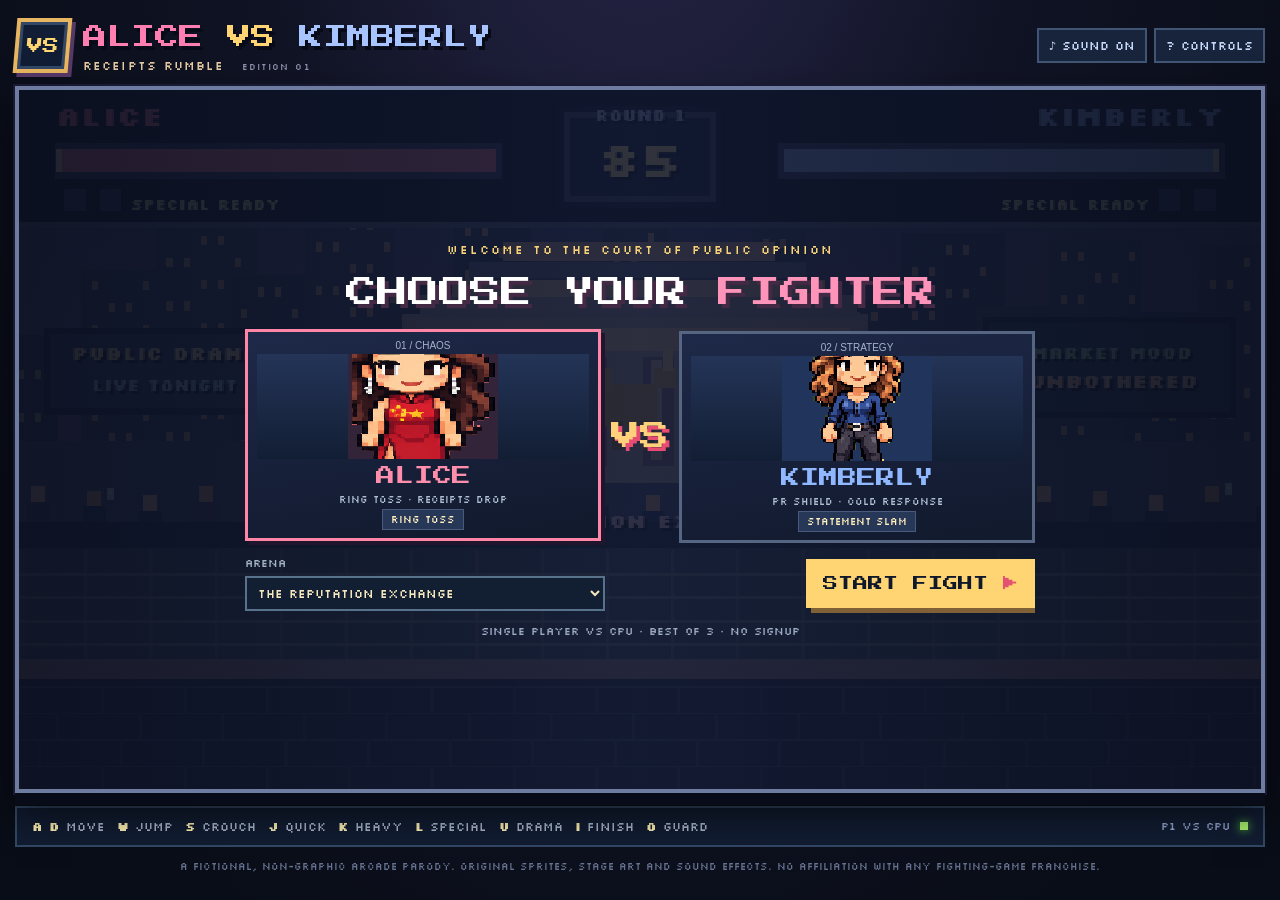
<file: alice_vs_kimberly/index.html>
<!doctype html>
<html lang="en">
<head>
  <meta charset="utf-8">
  <meta name="viewport" content="width=device-width, initial-scale=1, viewport-fit=cover">
  <meta name="theme-color" content="#0d101e">
  <meta name="description" content="Alice vs Kimberly: a free retro pixel-art fighting game parody. Choose a fighter, settle the drama, and win best of three against the CPU.">
  <title>Alice vs Kimberly — Receipts Rumble</title>
  <link rel="preconnect" href="https://fonts.googleapis.com">
  <link rel="preconnect" href="https://fonts.gstatic.com" crossorigin>
  <link href="https://fonts.googleapis.com/css2?family=Press+Start+2P&family=Silkscreen:wght@400;700&display=swap" rel="stylesheet">
  <link rel="icon" href="data:image/svg+xml,%3Csvg%20xmlns%3D%22http%3A%2F%2Fwww.w3.org%2F2000%2Fsvg%22%20viewBox%3D%220%200%2064%2064%22%20shape-rendering%3D%22crispEdges%22%3E%3Crect%20width%3D%2264%22%20height%3D%2264%22%20fill%3D%22%230e1426%22%2F%3E%3Cpath%20d%3D%22M5%207h54v50H5z%22%20fill%3D%22%23a9b2da%22%2F%3E%3Cpath%20d%3D%22M9%2011h46v42H9z%22%20fill%3D%22%231c2948%22%2F%3E%3Cpath%20d%3D%22M10%2012h22v40H10z%22%20fill%3D%22%239b355b%22%2F%3E%3Cpath%20d%3D%22M32%2012h22v40H32z%22%20fill%3D%22%23315a99%22%2F%3E%3Cpath%20d%3D%22M12%2034l8-16%207%2021%208-17%206%2018%209-16%22%20stroke%3D%22%23fff0bb%22%20stroke-width%3D%224%22%20fill%3D%22none%22%2F%3E%3Cpath%20d%3D%22M26%2017h12v30H26z%22%20fill%3D%22%2317182b%22%2F%3E%3Ctext%20x%3D%2232%22%20y%3D%2239%22%20text-anchor%3D%22middle%22%20fill%3D%22%23ffe286%22%20font-family%3D%22monospace%22%20font-size%3D%2215%22%20font-weight%3D%22bold%22%3EVS%3C%2Ftext%3E%3C%2Fsvg%3E%0A" type="image/svg+xml">
  <style>
:root{--ink:#080d19;--panel:#111d31;--metal:#2d3b56;--cream:#faf4df;--muted:#96a1c0;--pink:#fa5d9d;--blue:#7da8ff;--gold:#ffd473;--green:#aef890;--pixel:'Silkscreen',ui-monospace,monospace;--display:'Press Start 2P','Silkscreen',monospace}
*{box-sizing:border-box}html,body{min-height:100%}body{margin:0;background:radial-gradient(ellipse at 50% -40%,#2d2b53,#101324 45%,#090d17 85%);color:var(--cream);font:14px/1.45 var(--pixel);padding:18px 14px 20px}.shell{width:min(1250px,100%);margin:auto}.masthead{display:flex;align-items:center;justify-content:space-between;gap:12px;margin-bottom:13px}.brand{display:flex;align-items:center;gap:13px}.brandstamp{width:55px;height:55px;display:grid;place-items:center;background:#111c35;border:4px solid #e8b660;box-shadow:4px 4px 0 #573968, inset 0 0 0 3px #334766;font:16px var(--display);color:#ffd874;transform:skew(-5deg)}.brandTitle{font:clamp(13px,2.05vw,24px)/1.5 var(--display);white-space:nowrap;text-shadow:3px 4px #070b18}.brandTitle span{color:#ff7eb1}.brandTitle em{font-style:normal;color:#ffd473}.brandTitle strong{font-weight:400;color:#a8c4ff}.sub{font:12px var(--pixel);margin:3px 0 0;color:#e4c9a1;letter-spacing:1.1px}.thin{font-size:9px;color:#8e91ae;margin-left:10px}.headerActions{display:flex;gap:7px}.tinyButton{background:#18243b;color:#c6d7f8;border:2px solid #405574;font:12px var(--pixel);padding:8px 10px;cursor:pointer}.tinyButton:hover{background:#233453}.gameFrame{position:relative;isolation:isolate;background:#101a33;border:4px solid #6e7ca2;box-shadow:0 12px 0 #080c19,0 0 0 2px #171a32,0 20px 36px #000a;overflow:hidden}canvas{display:block;width:100%;height:auto;aspect-ratio:16/9;image-rendering:pixelated}.screen{position:absolute;inset:0;display:grid;place-items:center;background:linear-gradient(90deg,#0b1020e9,#10172edc,#0b1020e9);z-index:10;text-align:center;padding:15px}.hidden{display:none!important}.screenContent{width:min(790px,100%);max-height:100%;overflow:auto;scrollbar-color:#556383 #131c37}.eyebrow{font:clamp(9px,1vw,12px)/1.6 var(--pixel);letter-spacing:2px;color:#f8d279}.screen h1,.resultCard h2{font:clamp(16px,3vw,31px)/1.55 var(--display);color:#fff;line-height:1.55;margin:9px 0 14px;text-shadow:4px 4px #442944}.screen h1 span{color:#ff94bb}.fighters{display:grid;grid-template-columns:1fr 62px 1fr;align-items:center;gap:8px}.fighterChoice{appearance:none;border:3px solid #556582;background:linear-gradient(170deg,#1e2949,#11192c);color:var(--cream);padding:8px 9px;cursor:pointer;display:flex;flex-direction:column;align-items:center;gap:3px;min-width:0;transition:transform .12s,border-color .12s;position:relative}.fighterChoice:hover,.fighterChoice.selected{border-color:var(--gold);transform:translateY(-2px);box-shadow:4px 4px 0 #21152d}.fighterChoice[data-pick=alice].selected{border-color:#ff86a7}.fighterChoice[data-pick=kimberly].selected{border-color:#94b9ff}.fighterNumber{color:#a5b3cf;font-size:10px}.fighterChoice strong{font:clamp(11px,2vw,19px)/1.5 var(--display)}.fighterChoice[data-pick=alice] strong{color:#ff8eac}.fighterChoice[data-pick=kimberly] strong{color:#90b8ff}.fighterChoice small{font:10px/1.3 var(--pixel);color:#afbed1}.moveTag{background:#273758;color:#fff0bd;border:1px solid #495b7c;font:10px var(--pixel);padding:3px 8px}.avatar{display:block;width:100%;height:105px;background:linear-gradient(#243457,#121e34);overflow:hidden}.avatar canvas{height:100%;width:auto;margin:0 auto;image-rendering:pixelated}.vsMark{font:clamp(17px,2.8vw,29px)/1.5 var(--display);color:#ffd17b;text-shadow:4px 4px #e94c72}.chooseFooter{display:flex;justify-content:space-between;align-items:center;gap:14px;margin-top:13px}.chooseFooter label{font-size:11px;color:#a3b5c7;text-align:left}.chooseFooter select{display:block;margin-top:4px;background:#121e31;color:#f6e7bf;border:2px solid #59728c;padding:7px;font:12px var(--pixel);width:min(360px,75vw)}button.primary{font:clamp(11px,1.45vw,15px)/1.4 var(--display);color:#10182c;background:var(--gold);border:0;padding:14px 17px;cursor:pointer;box-shadow:5px 5px 0 #806037}button.primary:hover{background:#fff2ac;transform:translateY(-1px)}button.primary span{color:#e45271}.menuNote{color:#9caac2;font:11px var(--pixel);margin:13px 0 0}.announce{position:absolute;top:30%;width:100%;left:0;text-align:center;pointer-events:none;z-index:8;font:clamp(18px,5vw,46px)/1.55 var(--display);letter-spacing:-2px;color:#fff5cd;text-shadow:4px 4px #58394e,7px 7px #0d1726;opacity:0;transition:opacity .15s}.announce.show{opacity:1}.resultCard{background:#131d34ed;max-width:620px;width:100%;padding:24px;border:3px solid #be8b6e;box-shadow:8px 8px 0 #15112b}.resultCard h2{color:#ffe08f;margin:13px 0}.resultCard p{font:16px/1.5 var(--pixel);color:#d4d5e3}.results{display:flex;justify-content:center;gap:20px;font:14px var(--pixel);color:#b9d0ff}.endActions{display:flex;gap:12px;justify-content:center;flex-wrap:wrap;margin-top:23px}button.secondary{background:#152641;border:2px solid #59758e;color:#dce5fc;font:12px var(--pixel);padding:14px 15px;cursor:pointer}.mobileControls{display:none}.bottomBar{display:flex;justify-content:space-between;gap:12px;align-items:center;margin-top:13px;background:#111c31;border:2px solid #324765;padding:11px 15px}.legend{display:flex;flex-wrap:wrap;gap:12px;color:#a9b5cf;font:12px var(--pixel)}.legend b{color:#fff0b4}.cpuBadge{white-space:nowrap;color:#94a7d2;font:11px var(--pixel)}.cpuBadge i{display:inline-block;background:#aaf06f;height:8px;width:8px;box-shadow:0 0 10px #5ed43b;margin-left:4px}.fineprint{text-align:center;color:#65718f;font:10px var(--pixel);margin:13px 0 0}dialog{border:3px solid #99a5d8;background:#0e172d;color:#d2dcef;padding:25px;width:min(520px,95vw);box-shadow:12px 12px 0 #090b18}dialog::backdrop{background:#050715da}.helpTitle{font:14px/1.6 var(--display);color:#ffd787}.helpGrid{display:grid;grid-template-columns:1fr 2fr;gap:7px;padding:12px;background:#1a2b40;margin:15px 0}.helpGrid span:nth-child(odd){color:#ffc681}dialog p{font:13px/1.6 var(--pixel)}
@media(max-width:800px){body{padding:8px}.brandstamp{width:39px;height:39px;font-size:12px}.brandTitle{font-size:clamp(9px,2vw,16px)}.sub{font-size:10px;letter-spacing:0}.thin{display:none}.headerActions{gap:4px}.tinyButton{padding:5px;font-size:10px}.gameFrame{border-width:2px}.fighters{grid-template-columns:1fr 26px 1fr}.fighterChoice{padding:4px}.avatar{height:70px}.fighterChoice small,.fighterNumber,.moveTag{font-size:8px}.vsMark{font-size:13px}.screen{padding:8px}.screen h1{font-size:clamp(12px,3vw,21px);margin:3px 0 5px}.eyebrow{font-size:9px}.chooseFooter{margin-top:6px}.chooseFooter select{font-size:10px;padding:4px}.chooseFooter label{font-size:9px}.primary{padding:8px!important}.menuNote{font-size:9px;margin:6px 0}.mobileControls{display:flex;position:absolute;inset:auto 0 0;height:55px;align-items:stretch;justify-content:space-between;gap:10px;padding:4px 8px;pointer-events:none;z-index:6}.mobileControls button{pointer-events:auto;touch-action:none}.dpad,.actions{display:flex;gap:3px}.mobileControls button{min-width:34px;border:2px solid #667799;color:#f5f0e5;background:#10162cd9;font:10px var(--pixel);padding:0 5px}.mobileControls button.special{background:#553555;color:#ffd4fd}.bottomBar{padding:7px;gap:6px}.legend{font-size:9px;gap:6px}.fineprint{font-size:8px}}
@media(max-width:540px){.masthead{flex-wrap:wrap}.brandTitle{font-size:11px}.sub{font-size:9px}.headerActions{margin-left:auto}.gameFrame{min-height:230px}canvas{min-height:230px;object-fit:cover}.screen{padding:5px}.screenContent{max-height:224px}.screen h1{font-size:12px}.avatar{height:56px}.fighterChoice small{display:none}.fighterChoice strong{font-size:10px}.chooseFooter{gap:6px}.chooseFooter select{width:150px}.chooseFooter label{font-size:8px}.primary{font-size:9px!important}.menuNote{display:none}.mobileControls{height:47px}.mobileControls button{min-width:26px;font-size:8px;padding:0 3px}.legend{display:none}.cpuBadge{margin:0 auto}.resultCard{padding:11px}.resultCard h2{font-size:14px}.resultCard p{font-size:11px}.results{font-size:10px}}

</style>
  
</head>
<body>
<main class="shell">
  <header class="masthead">
    <div class="brand"><div class="brandstamp" aria-hidden="true">VS</div><div><div class="brandTitle"><span>ALICE</span> <em>VS</em> <strong>KIMBERLY</strong></div><p class="sub">RECEIPTS RUMBLE <span class="thin">EDITION 01</span></p></div></div>
    <div class="headerActions"><button class="tinyButton" id="soundBtn" aria-pressed="true">♪ SOUND ON</button><button class="tinyButton" id="helpBtn">? CONTROLS</button></div>
  </header>
  <div class="gameFrame" id="gameFrame">
    <canvas id="arena" width="800" height="450" aria-label="Interactive 1v1 arcade fighting game, Alice versus Kimberly"></canvas>
    <div id="screen" class="screen selectScreen" role="region" aria-live="polite">
      <div class="screenContent" id="screenContent">
        <div class="eyebrow">WELCOME TO THE COURT OF PUBLIC OPINION</div>
        <h1>CHOOSE YOUR <span>FIGHTER</span></h1>
        <div class="fighters">
          <button class="fighterChoice selected" id="pickAlice" data-pick="alice" aria-pressed="true"><span class="fighterNumber">01 / CHAOS</span><span class="avatar" id="portraitAlice"></span><strong>ALICE</strong><small>RING TOSS • RECEIPTS DROP</small><span class="moveTag">RING TOSS</span></button>
          <div class="vsMark">VS</div>
          <button class="fighterChoice" id="pickKimberly" data-pick="kimberly" aria-pressed="false"><span class="fighterNumber">02 / STRATEGY</span><span class="avatar" id="portraitKimberly"></span><strong>KIMBERLY</strong><small>PR SHIELD • COLD RESPONSE</small><span class="moveTag">STATEMENT SLAM</span></button>
        </div>
        <div class="chooseFooter"><label>ARENA <select id="stageSelect"><option value="wall">THE REPUTATION EXCHANGE</option><option value="podcast">THE PODCAST COURT</option><option value="gala">THE GALA OF RECEIPTS</option></select></label><button class="primary" id="startBtn">START FIGHT <span>▶</span></button></div>
        <p class="menuNote">SINGLE PLAYER VS CPU · BEST OF 3 · NO SIGNUP</p>
      </div>
    </div>
    <div id="announce" class="announce" aria-live="polite"></div>
    <div id="endScreen" class="screen endScreen hidden" role="region" aria-live="polite"><div class="resultCard"><div class="eyebrow" id="endKicker">MATCH COMPLETE</div><h2 id="endHeading">DRAMA FINISHED</h2><p id="endDescription"></p><div class="results" id="resultScore"></div><div class="endActions"><button class="primary" id="rematchBtn">REMATCH ↻</button><button class="secondary" id="selectBtn">CHARACTER SELECT</button></div></div></div>
    <div id="pauseScreen" class="screen pauseScreen hidden"><div class="resultCard"><div class="eyebrow">THE GROUP CHAT IS TYPING...</div><h2>PAUSED</h2><button class="primary" id="resumeBtn">RESUME FIGHT ▶</button></div></div>
    <div class="mobileControls" aria-label="On-screen fighting controls">
      <div class="dpad"><button data-hold="left" aria-label="Move left">◀</button><button data-hold="right" aria-label="Move right">▶</button><button data-hold="jump" aria-label="Jump">▲</button><button data-hold="crouch" aria-label="Crouch">▼</button></div>
      <div class="actions"><button data-action="quick">JAB</button><button data-action="heavy">HEAVY</button><button class="special" data-action="special">SPECIAL</button><button data-action="alt">DRAMA</button><button data-action="ultimate">FINISH</button><button data-hold="guard">GUARD</button></div>
    </div>
  </div>
  <div class="bottomBar"><div class="legend"><span><b>A D</b> MOVE</span><span><b>W</b> JUMP</span><span><b>S</b> CROUCH</span><span><b>J</b> QUICK</span><span><b>K</b> HEAVY</span><span><b>L</b> SPECIAL</span><span><b>U</b> DRAMA</span><span><b>I</b> FINISH</span><span><b>O</b> GUARD</span></div><span class="cpuBadge">P1 VS CPU <i></i></span></div>
  <p class="fineprint">A fictional, non-graphic arcade parody. Original sprites, stage art and sound effects. No affiliation with any fighting-game franchise.</p>
</main>
<dialog id="helpDialog"><div class="helpTitle">THE RULES OF ENGAGEMENT</div><p>Choose Alice or Kimberly. Win two rounds before your rival does. Land attacks, jump over projectiles and time your special moves.</p><div class="helpGrid"><span>A / D</span><span>Move</span><span>W</span><span>Jump</span><span>S</span><span>Crouch</span><span>J</span><span>Quick hit</span><span>K</span><span>Heavy hit</span><span>L</span><span>Unique special</span><span>U</span><span>Receipts / Cold Response</span><span>I</span><span>Big finisher (cooldown)</span><span>O</span><span>Hold guard</span><span>P / Esc</span><span>Pause</span></div><p>On mobile, use the touch controls beneath the arena.</p><button class="primary" id="closeHelp">BACK TO FIGHT</button></dialog>
<script>

/* DRAMA KOMBAT CLUB — original 2D arcade fighting engine.
 * Zero dependencies, pure Canvas pixel sprites and WebAudio.
 */
(() => {
'use strict';
const canvas=document.getElementById('arena');
const ctx=canvas.getContext('2d',{alpha:false});
const W=800,H=450,GROUND=367,LEFT=55,RIGHT=745;
ctx.imageSmoothingEnabled=false;
const $=id=>document.getElementById(id);
const ids={alice:{name:'ALICE',tag:'CHAOS',primary:'#ff658e',deep:'#aa284e',light:'#ffd1a3',hair:'#251623',hairHi:'#6b3342',boots:'#a62c50',projectile:'#ffe57f'},kimberly:{name:'KIMBERLY',tag:'CONTROL',primary:'#5f8de9',deep:'#263f82',light:'#f7c59d',hair:'#70432d',hairHi:'#c38953',boots:'#1a2b57',projectile:'#8eeaff'}};
const clamp=(v,a,b)=>Math.max(a,Math.min(b,v)),rnd=(a,b)=>a+Math.random()*(b-a);
let phase='select',selected='alice',stage='wall',p1=null,p2=null,projectiles=[],particles=[],floats=[],round=1,roundClock=85,phaseTimer=0,gameTime=0,globalTime=0,last=performance.now(),shake=0,flash=0,soundOn=true,audio=null,announceTimer=0,eventTimer=22,eventType='',eventLife=0,matchWinner=null,settingsOpen=false;
const held={left:false,right:false,jump:false,crouch:false,guard:false};
const keys={KeyA:'left',KeyD:'right',KeyW:'jump',KeyS:'crouch',KeyO:'guard'};
const attackKeys={KeyJ:'quick',KeyK:'heavy',KeyL:'special',KeyU:'alt',KeyI:'ultimate'};

/* Original sprite art REUSED from Jensen vs Alice (main branch).
   Alice's existing idle + four full-resolution running frames are retained.
   Kimberly shares the same pixel fidelity via a per-pixel palette variant, not rectangle art.
   Combat geometry remains independent from artwork. */
const originalAliceData=["UklGRuJRAABXRUJQVlA4TNZRAAAvasAnEA1IbNtIkCS47ufqF9LmH3BV91wIEf2fgOyQqOxBdWM1B+DEWYEaXPRJLofKCy84KgcP3AgQ0Kt2APyGPeFo8jMI9UI0XKoGyAI8z5OQNHUAl9SYVMIu/oOqfhK+VBVQmwYdX4DFQwnS3V8CxVIFWMxe2dUvgCNJfu4ce5I+1F3ARLnh+EAA/Q7QPvHlpXKb3NWLz8eTQlUpLgmzD1PWPPzBLC5VziVUXZzN+E9VXTw6YhLuNWyJfvoKvfMF+6JUd4DfxVNIoDt5FoKnpKq6O+muKo53s/rv5F08QvMHSZXK7cX5lQtoLgaUVFt7I0mH8r7Uvoe9/5X0yI58998+TZA8fj7EhxCaRGTWFmSptu020uJyEZdXHV5nfXZO8x9OzrnbseohhKA1a9vyplpFQ3fl3Va+aSPfhBrOIf//aLsLzj3ha/rRCeXFHfo/Abhsq0YPFCdOBO61Zj81vTy/s8mNzLCA+5n+dXsYxYKbZbSNftMfv5an6cRd/l2pmFZMY1BG1bYW7mF754qh0M7lePc2lPVFFoMTqByKoZisrqy+KWcnlz7t2vZgMAIs5+LL1K/aTyleUC6VYRmWZiNZyoU3yiUrhFCG0xAhStywTobBx1Tdw+qTXYNV2S+3VoWNM0FAjEMZxtsQG7GIFebMmCnoS2ugUNngFitnAJux0y4BSSFECBlEpZJ33lGulLIFo9m4ENr+0AYm4NLJn+IhDyNkCCHE7qVsaZoGAHbttF22y2RQMIieXea2Tu+g/9HSAl9O7eO2RUyYBJfbANqlk50oQ/6z9Z+Pd66tQd5iwLMfZciQdgpQtiXZPaFh0uC8KZtlb9M4jWpb2pbH25/4ERCASqUSDl54QsvkIADCiWmTAsjPczv3oj6i41SPVwQDFrOfnA8HnF23V9PyVCaHlhaYhlMTl/SC5cfVm6EPej3z4qEXDznc1qPHw3gTT8FMwpOTVcc+ZSG0tdJeURa7uo+jY/[base64]/tzq7w4Gh0NCC6y22nRRKBTrPi2tnsZcOMCaT4GvpWW4/bPum3/zk3k+HHh3zImVgEemTUN7GB6GZahzF/PF/ArErb+2f/4xu7s9Ezledz8cDv9yyDeEaCUKyjoO2C4bZVxWCoBwC5Hf/TMcjzoeuv+m7lfzO1aVEPfLP71stnkHgAv8QUvhKT1ZczamH0z5y8t2NLwdNse0+NHZwaEe8sbL3H+TqQQAeNFuTGJdre9CTwhamqa9jQBNq4SwiAbnlCvbqzFj3tLz1v2FKk3TDP0QQHJ3YQ4h5AJTAW6ssKC3Oxb/iDYMBsMfkbApSavHvablheBeWuIUOkhS2AmgiRux4A4tlUcvhMVXXAIhri1YlhDZ3dy7vfALv7CQJFMlLRwt3PPOfUInTy2QyI8SAsBgBpa+VEmb/fXlv/Sv7umkvuOl3B9lEEKIECJlZIujG/[base64]/SPATWMr6gNA0jF/ToBS/Rwr2gQWtyop1//9Vkux8f79zqgYuMzOzumFmZkbFjC5/ATOjShwzMzMzMwwsdU931fl+RT293TPzD/[base64]/27Ztc/V3XNrm0lr67/76/5Vt2+a1dWamuzLDb23bzh7WttVan/P7AWq6XFqYKwCVyYpgZbJyWEmsEGQEy1rLWr4W1ATwzdEFBEX+jzYBWKxtdy1Jzr/3udFl5CXqJSaoIYhqEBqL5iCmyXjDhNRU3nuTUlZmnP3LS7ViAj9UjEFeQg0LpnCxCrrhVrM+tODGNQXZKeQSOwmzaMAjpk3rQNFLZaE31VNoegSPvC5NqEOTNg25CXivKy/RoDdh0CuvhNrjUA2gJVhUXgoYl96EF0aN4VBNQDShcNGASSPohZu2qGispQl472DTKtgNL61gWl46VHYC3mDvvSvBLFhitWkGbNhBZSdgsWtHu1kfmjCoDi1Kx7Zt1bYyxtznPv0GRDRySKFWxNSLwlikFXB/XNlr+pYkyZIkybaIWC0ukPn/H1rXvoQpcwSWC8CWS5LzPM/7fvfeqmoa5pkwMzMzMzMz4zIzMzMzMzMzM28zV92693vf57E7/[base64]/6Aq2MBArjHr+ESIPTdf5zGWOQJ8gUE8gKuyAyKIx1SEde8BAIMTHqnRgNQLbROBNp5P6IplVKTONB4+GgQZpNbxZ1jYIeSUx4G3hKCgiB4Zb1MkZ2Cwq5oMpR2JaXHxBiBWhvJogBdq8/uinYwNj0S75wIj/[base64]/Zqu2eTLh2ODg4tPUUPQZksuW0qkBDRICAVo0IZUXplfZpXn+U7hvEssjrGke5UmDeDcSBHM1Yg2qyCG6rCMYLOzJFenA0oJRTAVj00NqqAGF4kU7WqIxgKLOMDG3/E95IJM8tBmJVhDC3pI45l9Usw2vwBQ/zsYCEJIKMLGXSO9jo0JAUYdHprrXzsrVAS4Nv3lXzp/LnOsmoOnoAFDDiAHNkpIiEJJA0mjyI5hpiEg1P4QLABR3+sEin4w4PpDmQMCUwBsDBVKMY1TqUsF07ZCwbFAXsvOWgSUERVxwkdJxQWGeu91BP2CQ9l4j+j/[base64]/oe22/HalrzJnwhj+kd0DCIpRzLAjN7Uo0FjXZwFyBbJuQCxwSBCFVKiUDE/eOHSFRRgqtpL0zREeT4QBKacuBwTJsk4Fwb3CXQ7JRShg4AXi0gzTcKbsDYnpCwMIMq6fkbl0pmoIYa/7NnOgXP3F3BAacNXjDOrj6N58fezl2kcVFYSjo7H/wrT7oB621nxDooJJWsqBwmFt2y5hmi0AHdeBObtTi+QGAzoDb+98lHfMDviaRBPdc1H3q/S6vKcP4qc2z8rsWFYrHpzurTl7G2GRJyWy45LieoRFxqGvX/yYsGbR7BaC848OFqdapK+CWxtSsZJMIDEp5QHXfU2MDh5Hl1FisbOOiNDFxprymbJUDpm5GIW3hkog8LER5x5HfM1YU6DsbnUQJjtUIibgAJdbOPYy/OgyBLS/oR7VKjGkoZ0RgVJ9RHImAWZ8olgcO2ojWwwSR90wBDB3U39ZVRnoY5GRBIPQKxvjlxnCuBj8iCGU6x+JCet2rZYds9WJKgRYd8XnTfnK0ALcdw9xiW0UUHaNEZyz84J+ZvBtpr2yQVAElkE25SgXKNqKoGPZ0AQJU4/pDGbhKoVDWOA1aBINhUail5odcirwSG88dTIksJoYbzUpwSqcKH9g/nlJWLMxshFKOTiNc0DvfOa6Nc3NTXbOVtKJxJOHQHIYdzFhPZr4auHHomRbgsJSl+oNRS2mkb/lcKCYhBGQWh8aQweaapspWVQszjrbjQIAcM5AX4hBGU4ZxTTrywRJ2eldiu/B5BCVSI2ghJ9OsUTGQpvTIeSj/dTolTM4NnNU+NCvQo+SXA2grWdnGOK6pfCEtzXNYfu3KuAMN5VTIo24DKxNggXUffYNQ090f5wIZokiNeN6H9p9PVc5JpU18yN/xXhwjvl5+OE5qzti4mwv7MlZ8b/PvDWxWZt6fIPcPftLCLK73gdDx8HWvd8aqe4iP/kIeB1aptLQ/FK3uN/cGFn3hBTqxNbFcVgVRnuwTvvnc3YRGLgTa8OSWU9zu/IlcOejG4CnbGZFH3WMNUehgbqeE2u7fsAkGZbSWHRTBHIJqYOI9SuJu17TKYCPuEFPzJFIvkyVCdRbJsl0QAjwBjRCxOjsbwUgK7JwHL52WwID+24uhCCDiswsKuQzOgaMUIWJrjLUajbKkGxxl1F6JSP31Qc4CpVjcbIg8Yj2cwCkr6EtQ/[base64]/UAY6YmP1b5d52uofiaRVFjk5fOEaL5vIglMhDVjF+EqyT3vNvsHTxxZ75D8teHk0yJLcDYpvHWUfvqr04g3ZQZO7EW2V2uJL6j/u4sIV2RANH9b69YyQNm+NepdWKrgNPijrbtUu8UZKQZ1l5gDPmwCdhGR1Xq6ofnHoLMMYIOBpXeyKdU4sxk2NeC+RQrak38gd7+hWEu7Nxn0CGVo+epK6JNk/cE8ieo959t8hQtJn8Ju6EkdEa1x7XAlDFtTianNObg8L4dhq3OLKOqRyypaT11aWiB9MTrTJTDFHQai4BiEXf5BBomOTwpbGoj3Nt5EGET0FAp3tGd4VXJBiCEjMKR4xKYyCCE1Bm2IJ0iEh42/Lruca/IpVxrypMZaqpfUz0coXbMlmZhAU0WOLtwBtk2pUp1QVlC0LmhYiQNC+5woZVlMzm1JlBAY2wE1fSKnNsMccSz0iSB2fNpoPVA+L2WyM85ZXE8sLClPOhcybBD4OUmooi4q78CKooCxzr4FRvBx0Hk7JHjUeWimDZooey6BqStboLJgDGqmLp5CfqQRaapyIIBii7i/[base64]/f/M0xMJkQCYm3syXEiKdbxoVZSRCynoOau5amYU0aaHSOsBfGk36MPQmKCyOAinNEKhy86pc4JSq2vTn1TShTr7VQwZUsQUURQ2zRVgnYCVC6jQEaiv0rx3PjQr6GzJoB/VNkEbNMUGu3q2/sCRT9WjbMLvp6/HhMprQL+8Fy1UWLFSeKDb5IATlC2OnyEzOO+xG3JwU5G3OXOQSjlO5w4z5pkbkLxTu24/eKNYBPlYE6N8TCLK1knSmYodzTMKEHKwPH5PwGFy/j2Td/D/ojg7qAR/Me9wwlzYfrm9t9TLqRS6SkVRahet9vCZpK5T13C27nIcKUNUJRCkuHk363WtP+k0WYyU3F6UWyr6oXICiLWIhyIqF5/uNCM2g/5Io21JOHjZHwOOAaJXtbORu+prkbM5+UFBYAvbHOvETqQtkst+RPcafqWttUcAJ2wtAAHRlnSQ+zaooZpg6rxXVJZnNh7vfzbbMxgVOQSL1t3MZ2j7pMa5cWZJuXoEdJxe8QBZFkVdQIPv7mENw4Ybq+x65YKhakkBsn9XvaN63MnbwZwk0/yRxixH45uGMFFpK6jCxmN1IUDNaiiqSmbOZc2SIiSEstkuGi3ry14ILWEUFN3QHLt2vgQ4WYJrI8eszk5W5iAOG7h05nVHRDIWEqiVTjdpqiVGMJ6lJeTvIz8+YpgTtTryg6pWMk8PKqFxy3hlN0mE1LnMVkad8WHq5/IUoEMspKQlv0vOUKpHrLl3WpYrT2A6n3Y6+bL3jn1YhYMPdW1BWIKauCSBH44KwG56uZimzKNUH0rlhxWMRuDA3xbkA4ipYQzIENbqXpcmmoXFDk+TGxJRMtG+MIkuJUdT8W3f7CYIpLmr8WdYeY2ve921B25moUMLbpsXmv+x5vohvXhzY9V/aOx+KBIgHvGAxGK7Blnn4duDRINY8WaN7y0iRpWsfEqRLm6Dd0sBrcVfdkJqvoxyydv5Jar+lcB04IbuAQRSrBqohWhqqqBmP7KSdn5dRFmZRnvBJ1l1vt+i0iTjkFi0QNT/GrSVCF8ahRAPuCWFbrjdhE+e05S/wffwMxib3pmLR+1KNI3uE4u1HwmbJCQ48hgsi81WVUOa8ecVu7Y4P7fV7JEkB1hf833/ktIeSkq2Om4+U+WZ5Zrk8umYqLSsbu9TUUVnOr47s5NVQKeiE+9q17zPv2Jr/AHZHxU6/uKsc/TNMp66AUX0AP1KRJY1fK3Esz7lfeq9zlzkptZCWa9E3OMoPCTIaov14PwdGOJ5fwNBfHdPwA2BzOXZLxjylA0+8VshcO2tzYC/1SO3iNb/XZmXHvKErFCLlEtJSkUq9+cHktt+hjcCBjd2tLf3pbo5Kt74CfR6TP3wcJI1cSnZgdflMd2H9f/RuCMVTRke5HwEcaEygnS/NycFqFCHgwhS8V9N+woxKAjh5MRYwZaKESGyxGwph9/DusDjrc43wxGsg7bCLaitolSKr7MrHfuwGWW0plLTq7u5GUA35SvPKyeN8IYzR+l6GR+caGq+0Q/bk/PZvJ3p7Cv7LcN+5SX07TnsICG8EKUMp/GkHAx+aLr8kp+nmAHaCinYBQK4qG6OKWrCEt7ByKG48qVF9ytmBTTs/CE2WCgVOh0Bkab7Gcs7GRjGqN/SKN+9Afw1REdlkdpKQA2VdIkMAV7WIYox1xtRyVuIMHTFTiVjSd37L+f5SprjTDrGvniHUr0trx8KhtAvFYjA0KiGLTk4ZMpw7op6mM01hFeqmWhU+wgqsRnsGUKsxQIedIxKAGOlC/2ohacgsJNKWnWz9Z9EoUa1KirPJugipG9EyyiEQ6YiMplg6LAWSo/l0evdyrBcIUFasWD9+V0iI6Pg9vrwk0+B0nevf0Z1qvoAp//2pOzqY8edwk3Hd17CIslTPA41ximlOd0VqVzxlHeNcziIFv8JMARoDY6heMZKxAqfFcpeimoztr7OrUteUAHCgBnTO6tOf9P6iZ/sWlzJ5E6s/31op8tfCQLnnUCSZ0WpCGoKc42IsZ13pPEVAXUfpq48EhCIKvhIahATD6VcvtDXDaC/EFPOnBGVNF5bY7e1RjLLSRR5UOzmT036Wqo0r9E27VHe+uc0NKkgYnhkJirVlXAGKoNflyRXP9/P/sQ/Uq3OeCzhP9UyB2gL/[base64]/UoQrOJnFpPNShqu2x08O05h1NK6nLwtdPS1dByoM34Ee/4PogA3I7KhikxVitnacAr3B/M6h+0ESgH8+gFQiuST+cWOwpkxWOnvR5l5P/[base64]/gpKGhhGAGRkBkFWTiUKGSlz8BdAYwNc2IB2ck0gITGMrYgrrk4owjHyZdSLwcu1d+DQXT0bGIORfuSGEJ9GShQamQlLJJk8e1HH9WSQDmD/tir5i7f6yL7EUELuWqKO6VT9Pz11hXnlCXHCbSM7WSUxiSF4skYECKZTjpvv6nGCJbeZ6TJIkHC9Bnh8fnUQLOTkWPlZ3b5kapsmlkxfhUGHNWnpKogyJK4nv8+qRxbr0oIF+LN6QFSsOu8VTOKVKxGscWrVAKRCMYx7QjZoaxZvjToQiSavrDGOv/M9EHomKRdf9gXo2QRytvm6/DKOOG2eTaYXq76c3/jUKxrAYcwxhJRJYn660ZSx3x2EWvBZzdyOVqJae58BIZY5CYYIAasPsY7z5f2DdqDZW9cx/PwBWbWdOXei3cf0R+JBcxw9mAZSV5nysU9mSveWqZSolZS19EZXTbSlDCxBpZ9/+byJYEwL2DqM79ES+VO03rwIYqL632hT4nqFWTmSBIWxEaXTrteCKO59diPO3fmZzU386JXA6+3PSueaJvNPFrKXpezuvd79vhgKdxcnpcyxsYK3EVEVWVUn/0nyl+1tnjy7Vjlj/xUVrOVZsQaGiE9UOEBeWhyB+CxtBeQA7o28dH/Qu0yB/eh7IEXjJNzF7VZGqEO1jHhi2OwuAqbKyAUXNwHCnmBTs8PZp3d+lI1y/3vyiCbLRALFLAKy6JJw8Xh+ac5LtnBKnzegDSglddkRtQBu4ttuG0qf4omgq5SjggXUYEUmAiauSDCSk9voprP8+7vHcXqivCG/jACHN7ZVHEIDp1ANUsBH60xK+jYRopN5YyojPhdz5cXYRUvqXQnYBFtivZs4KJstAOsCBUFhJ4MaQhlRrOJWA6WQCyOhpw/dQlo9d1P8SWc3P16BmAaEGewMqcNFrpJmrHw6baKdnGmU6wF/AAU7RgLhSfQPd6lnCiwQp9S5+20K2U1jocrV0nUQva4BJMgMSmAja8GXtqZU+pFo5L0ArBX/hiTSo+MKtvcc/VytFLsowQu7OWjXRXly8n9pkL7tPASVThVu/Ho31jz8/6+TdJNkIsL6qW1BjmUR4x71lkwKpJ2QIRaOzff7HiyBRmNhMsidRzj27/r5TZCnV3RApG1A4PeVeykpfwdV0e6Z1unf7OT8z+b6Prnu1rkQ07wE/u0XtzL/x45PZ6yB7Aj9StfWW/KUej4HhE5BwkLFGDBDKwlPiuGR6kuqIKr945uOn2sL5hkJ5+16qG1PEbdetx/LTnaWY1FVyXZ/axe/jVJSIE1AR4Wsjh4frjwcG9HRGQJsPKmqccM0yS3pqORM6RZQVyBW4mzboXGUQTaVhFVgEZUT2wk94dZbgGp64KoBI4Pe3s+powthPEwch6hz2Tx5J3aHB3OTAKDt6/eQAygeMzvqiVGHDpyYpHBgnMkdWYv+c/U1earLLK7a5fXEQRYUEW42BCM3WLHhp7zNz06AIpMmhQtMIQoaVGPBQIjWkyd9+QlaeJ2Jse8mDoUz/y6QJkEGIckHlFooGo1z6O9+Rn/1E55ZeYiaDDSKcf2KDNcGEfYWvFhk0rg0uqN2mINSGbUUu90TirQkGJNBTpDzO+aLK6yKDRd0jKtd1V6PZ7FHFJJKMZL9wWh4ee87WMl7wU45rgh6mIeE/8AvR4IQkqGKm22B4YmpEuw9+b7wx3eJ2jtLbQiXKdspmM7SVCmwhLugW35ZD0c+04VYCYf2j3OcWkb/dgwhpeUBBLQ696zfMtV8VVOw9mLDJG1wXqi6X84XGPQ7JC2HiliCHt/kzmoBB3Lz3Pk2X5KP0kB+LhfqN3/XDEtHnkpzEfA2kFoheMUXv5lhISIPf3vPLE4L3ws2wCMesgPMBmRqfKB0ShGWjPBDuO0Pw/qlCjGNt3qid1XRDyXQUkwQ1lt27mvx36HajhcznjlercUoNOu+hS+YYx7e9UPjf+gFmDiAXbmEgGlqLiHhzggGOK1rMQDhKxrQSG/IMhT4IAO2OMHhFqtrdnQKxMuxD0Iij/Fbhq3m9DZsoR+cZv1U5RwluF8GXjwQa2OD9HwdGD9XG4ArVY6bXyd1DR0mxU/UWJEbeubAONCibtQKKZkkG+EaLalpW/ReQ8Tn5EM6gLPQoAwk80pQgkVBEi8tFGEXaMaeOu/ZRG6dYtxVBULKztfiEksOpmLKWkLNDQCKGVy1vWgxAvw9g8fsW1NpEawJRMuVqmQWoV4lR4s+YRVRUSKqb2mMlCcooqZVj/H6ypmtSUs1Ky1IZK6xYI+vo5c1gdos/rIn/yqP0Cwh7JyPyRGEiQJuIkVtasLDYRBhO4yirgOsSoNGZaRZ8xzM5b7M0x349DFVhWSRu0+tqF16klEEcsi6AL6nsGVMxsaH1B1zkWdjWkF2EDnDXemiiogS5wEHoKUsegIpZd7Vu+rXlUI5U7LM8XHhL2gNJAc8kDXyZfk/wBwh8gEejsi3GhP9ZR9aIJLLDooMrNiTNLUnA4UbTDjoqP88//s90MwxD7e8/xAvYUgE9QKFPzXd7xXfSxLwQsOEZ6p/HQSbi/rOKl787welIeQMTT7spxVgM3KtNINYl1VqnHGNaea3/xE6tHn2JcfKLvxCXW+xT0nNIvP7U5ffCoEUj96/khtghiDxbNqf0pSRR1SlTF9CkPk/CEj2ams4sMwOWhDIJCUEhvXSZThjMYCsL9QeVt5NAxVuk5lRH1NGjUkAtm2bIjoh8t1eDymzfGv0IcjbRdPq77nbxRloX6EjYfnrCSAAgzBgMzpnLxmttaVhyA5C9dtdPopVKWj1njrv5s5g5qmkfyzae0d6DMtqIlCz/s/9XSLvzKvg0vRSxPDiv3sl2ZchmDJ5cF+pzuYvuGjmTUozOtSRpm6E7HKjuX5jRC8sDy0zqLlOYDSGMwY21CcE7tXxkPx5Z2RSJeCTj5JyJrsMVhK1PYRyiEYgdji19JcWzF1btNAQIVSYTkcVc72j3n8xdHgC1r6Ng/b2yJVAVNpRXa6sW6kyWEOOSFLqT6rcbmtpVREtXEUXdh9wyGDAiAhxP7/6Cd67KEOKh5EEivb7XExmu11yaQ6mgzB2tRTapxe4/WzPu/Hvru9PZTPP7IqpStJMxaHQ9UEUTdPi1n6wf0Q2et5H1U7cltemypPZa6sicraN15tV00nlD3YKNbqVtHVFA8spo1wqueZ/P1XMAvX5h4zdz+8B6Yxl6cU1oKq5qHGQSqEEICNl7TCe995POSPoIWsvmgKpCxa5P4hLHC2KdDqJt01Gzh8DNja3p02GzjBxhbqu0/ps57Gx/MaQaurRVP1djxXM5o47NRaUZiKnHd10atGGkixXHo9wSwSlItAzSY/ek7uD373y+zhrqEWArvJ8epEX/HN6SXDxvVJfBNlCuveZsF8ttR/pXLBRYJSjWcgqpRQOyxmdWeRdGSkEJXcHLZqxZK2oKj7/[base64]/bS61YJxuSqmaeAql+15zR9Yf4+3ctL1Z9erfw7n6fV1M7DzFWtyRxSpEOReGGV+NYl3/2dCs5oOyaaqUFo93bcXIQRKz4mcw0GQd0g62Mt/Y1XausSRBFxLUwAiTdFCW5cNvuJr7KeX0/Arond+RBOTDcWTvKqF8KQORfiWbXnjBWdZ3SnpSdR1pnpLkrthsqRkdjoaz7iWfsCPxfM69vPPsaDVqVzJFxiioJQjTnWulWTa8szFnr/528GeC5989yhOuZ+qkw8abk9zu33P+JLFRFzQPycZnqtLjg+pbSJlSnlsdovf9mrwk5BvXnQkzeUpKPHs6t9Hjhu3jeqgsAXLGIfvsu3LgASQuCl53E4hJ+U968EIwBwZ6MtacuJcCoad6iKxN0EmgQesr/dO7R6Gd/+F3aAY08CJoBSFVPONM8RQ+j3usDfmsZmFjUebyq7+uputuAYlLVbzs2dWY++qgyl2oOaotKZYw0jzwltxmJYb7KPl4OsYqQIx9jht/dxViWr5uaskIAmrqr1wMX1IWml9i4VueoCTB1fMJSkSi2IEtKvb150vQAUobqkZIwgWEVa1jp9Bab7LVmd6ERLh1ATncPicQ6/8s56Nj2lk5gpmHNqTkeLzIRjuZ3g0Sc+VtjZrpQbQMhAQBcK8+7P/4KgSFBQuHfCYBQS+QSKwIrFwhiBs6qNu+tRzJ1zQv+Pp1QNIymCQ8Ewm9n0+c5SxTQQpY/yS8Vhh0IbyAJ1nArfDevDEQeHRP3iKiqPWKMVNK6MVor5shzCOAw87MrhJ3oMgXtgrtoU8BkPz/8e+9c9LDQMy9qVekA+kY6W2yJGzW3ZqQo120ggFDbwKg3NA5ATwTogOlcUIRZLqJrNwqs56SaDeAJurxoDqyfepLiRiZYlrABCRw9HLI3L3nTN5lqjh7qX8DK2QX3syCd/LdBqLJv+tCfhpJQ2Tw5ZmE0CjseoqiQD0MyPzrE5xkIa2gNHGbGtCKSBTAjoxCAd1Ybi/jPmqrkA/vBM+UNkGqO7oRQuMpZNyRvxa9HYm27tB42wYpNLllmLsAyAQ07AOTgPFWwquxx4o+cSqewm9VnGnuRtM4GgZSOmWIkQUbvkNn6dtRE7Ii90odTAhcRr1f/68wEdYvqNR/Q/Ar1StJxkBocY4tQYvSHuGhuMbQ+iFaXUwZ/a3cU+35/5sjYH0t6blq/Bd3JjdrYgdQob0rmqgdhau7bhdjWecmY8dmDOg47uwcSbKKcHiCfW1TxRyVT3nRJLG/1q/qrNR02Ni/CsrAi4jAeZICIRkgBbwI/TDPYbHUU3OSvSC0YzGoKgOz5vM8g4VaSKCcJaZOuiKLwndJPI/lwzpTW8rb97b/[base64]/12CHBIvz/tGFK6eOxwJAuKEuKBCUoa+i0vjeqTYXhuN5vMiwXEv5gccwZhSI8oAbtbb23dvi3kM/DpHdNoKrqFcwYF4SJOvddDJQzsErC9X5IUzpDCHOPb9lefZbQ2coDISsiE6TPeW5OkbJQd587+XBnR1JheYERyhmazsnM9ytTE5uNMJ61LfdVgU0GsdI5p9aDuyFEXqpRiAdlDMiEXnmcIed8/9bG5cFwJT86tT1KwKtbixYXjQmdSy+k8sr/sPH+gqQ8GdPLLdlCgYvchjw/lq7bM9XCwhhtSU9fZOnoyeotVjnQH5lRCh1cDxKXA//vWi5gX+DSbZLbWBRYM/qdUyEIuGhzvL4TGQbNAiXTp6+v41BtOLM9FVDxUENozhUNI44QRkhPNNq7cvpXQmcrLxvGC2cF9q2vN58GFuGErZ1oPdw6nOz57fu07koiE54/82yexzLmGQDVZYIuiwoouLVGKU68dZ0Do6VJlKY202qYDTCBBxjs49CxMzkZoMsh//MH5K2UgHFcFXduGWa3TXFvIjB1pucopZ4M+5iCjQ9LnbVYC1l2iDNMs9xjj8oGhrRBwogRpB9aHQno3ZvFoN4Wsd7jPmF5mmZG6pb0RkO4au/vFYWsNlvKcpBdU5NNMhg5w5hnxx9SghkrJIxLZNJkghkmJ4HXGSww0fDFBhg1XAJqeCHi8i0m4GC16XoHDZEhuos6GBRlpwcLlZi+jofO03MfJJUs/zos3IsQC7/+wTZihMkmOXlCiBM7hAFPEoRnoI95YCW1O92LvGcnaEBXmnEqPwh3QMet79wIumDyZXQN22v8zazVMBo/jLhhSA6BJRRdgSeCFRMj08t7joN8qeM3RnOu8W48GVMCAtNbpqp5LqGuMPJw0QEBkMTRYJxc3X/2rvb5PyC87lm728dHT8nMhAaDSgsjumnRhD3AqtoDjgF1OPt/AZKNWp/zGZ3peUwrTWXwGORjyDaml+feZf8V6HX0jxNuTi+VvBr7+2B7/FLnpe1uBPM2tHOn3PemXXezN17T1CDTBxx4W3RGuvUg7RSAMjAUSapdZTO/3AFMiYdiWoqnBlYQVSS4wqUVC0z1qovN350WEaUacXB/lxMsSuNETCUXslhsIdByzoShV9AJ1nHEFcFwTzFkBl7CPqSgeAzOCEkyW5i226r4nQT+DD1k5ryw0nEn2g4o7Z7Zd7MvQe0JLroESEdwwGnowS6ZDB6nKbyQJeMHf0+SNCgQR6QSC69LpjhS0bOq0TvDyMCCs73uxNZJsZ3kJ3/NGyUcAynO0RDAKgsb66jzp3CgcgkdqYYlW417K4VDzS/JOr8AJUD7gILEZnW8oBmbnlY2M/yNrScHOWoSsDLdMVyxrt/00TwtZ/PNLOm/d1KRWZzytDY9MPgHNnhy1XSjRF3kFGb5ujRjcIINSjBEiDdlfr4QAfy4I3CHJgOhpsVMaTYfpG9RRKr32NZvoITLC7vatj8kZRQ0NOEAEizSP8FpZF6CByJuo+e/plqxe/8lIX7swd69bqjgAMNbZFEVp+JGvYrf/kHToOz9H8/VyOaxrT9PdD3m1cmAuaGLTgMPludWtPcZqvdjeizzvd9oYrhQMkQ/c8MbsR9b787C7gm89go73iPqfSZwA3ZOtBV88Svb9iRs0iOBvD3t1g6/[base64]/hEOSD4qpKtk5zbmNYhHeDKhhvoAiKAI5FA6kp27mO3astg0PJxw+DGw3lQ2BQcXFlxhqT3xHRv5m3MKqb4uia9+T76crsmUxHBGAopV186R8cXhn7OlwemFQOORKsZdUwRDV61b3WKFEwxIZUyTfmUBqWhxOPoLgpBgfBIunCDX/DaydUrLlwG0iGtJ4zRUlYJBZy7AZ+q4xYvGpbPv8LnI7yktwlosMAiS5/eTRLJR4QelXbhyWvLI2wdgkKsuNYBbv6t3AoXFBYAIEghwpHdpaQxVdJIAVjTLNbXkCmBuff/[base64]/VWhjnBdqDiwGyw/i4bKAGQ5OGjFcisVR4onjZoSbGUXc+bRnkZDNSnWomHh3jdO95529FI6qZ4ebtlDQyI3MPz0iLY/3tpRaKon1AxNRFCHIORURHq+NMlN2K+YGPB5deraeLPRCOGJnuABMBzpSYf0GGCrTTCUG/+AVxapJNUevQR2Di5eI5FjqwlgvCTGifIPRWXhVzkjLgE7LfX8UI7tiNsbghjK6du66ixYJkKvxEC9X0H1YAIFC+TzMk7mYSZC0EjsH0+KbSIawuRCiElWFiPASGdUJnYYFeBiLyy/MwaUwtPttwFEs4OOSWU/mKzCLQJieSE0sUjAM6UWmKiykEQm9PQymgNb81R+y4dgpvtqrwqvIW7BhKSmxtpg7yzqhHpr6KaaHinENK2Wepax9mSsaAQonkpYUm2bqFgJeH0o/vzBgWQsdKqsy0hqMdPFqnlUGnBOW5mVWbKKqHC8qgBKuMsMES1fWvgZZMMzWzm45t4ImQxkGT1gaq+YVLZMa6xpw8Q+c8Mkb2/DeIKNB3fZa6/mFovIP3j6bUAgOiZeHWq7ePm7tZ0KER+i622jEQhcsAfMqXgpYu1nBFQPP5SaocUSZ/StHB6yJ0Oka4sQJqEuoESq66D953RFxZDsoD4bwNCWSSWQms9WM90RidtGW06wtCemjDupSfMpsAATAMRuW/IuwPJas0WlcZwg5et50IVBQbt6Gx0PJN0pXdx4y9PL1Hy3zhU9REA4l4a5usFqgEGjirX+HXh/I5tYKi+bQb4ezXCdDBdyOpo/xTE0Sl5xzd3OUuNpwyJQhKIZzI6S8C21B/El2vEve1lMXaXax8bW1Bz/kLe3z9s+p/80Lz9RN6QQyrcpL8skYF0IvqySVdt/7qm7xmb4qyH243ag3hovmmYYk+WUsXpzx3OW1yf94z2/PXv1kkXC7g21+KCQiBRxb8Fjc801keuwDPsFzcIi1pdsKVqJ+3C7GsYn/5DjWwY3DkoVp6gnjATV8bInd4pE0xjeJEmRa2ZaCAFktuxuk1vMztwiAB0Vsbf+9zHXJ8+Jw/sNozsHMZuPDSdciHOAbnpUDVUVK9V0lsUyl+CNLeuLf2JVZhMWjxsMCGMaOcYN+a+Yvd132ui+DmIqi3MdjnH8OT66Nbb5qrC+/7lYXlm+Un/zJcm57IVRRUtuBFx5KK2Gr4Ti38GFoXFrUzRWrYiEk5AEgsH9VkiV53RJgQr2BPnjOiBEXt2Ox4h7uC2y7FKUso8Q5iYG48tjg7DSveq4NTFKgW49sharouGhlicp7v++RHiOA/OeXl1O2oJfxbI+LvaQ3+cYwHb5X6tsUa4wU6Bji/ds7vL4mGiib+uOE8FpP60cLq2+1HijCF1zBmmvQYRgRB4QNizQE5LN7IxTCZSBfKBhyctG7w+Z8FoCEELt+Ix4arTASnAsbCXr2dDDj4mbLPsZLHIFFEjZp4HjDEAywbIbPyRGG/QABeRSKRiQ8YvTkQrF2x8SY7ADbCpXbVdb67Lcmc+94edOaL+Bqi60CLE99//4jNhhKuaZnfyiJfOw2D//vxwNt7iXimqBwWXiilDX/z8ykYGr6AME8YKrC8gaFv54vx7wdIb+yaXruKIQQL+FzQpCDF5+5c58wDmKvIb1yzsmhkwyw5hXAFtZK8wc6SMfmtrNyihDCSrkFETCoXLrcK5nlaicXNC918QS8JEGL7J2Mz2hbLfBW4a1pHkGM5ksmu3x2zf66ADuIR8OjN6yeiI69QGb0YUB51b3hdVs8/0dAJ5kJ6TaMNxNOrbwnRHq/QRUzZTsnkldz0SjFKSR8p2WjHhwcBI7VXFN0biPFZuYcCl1dnUXzhYDFHsMXjUgRL9WsrpLpZomxXRzHcZj02ZXwmYO7x6aC+r1ygYbudUu8bu6h70Z6lbd+0KfPnsNGlq/O722b65Nq0aTFEVunoQYqCgfssc2xVEx2VZAx1+asIjf2iklIpdfP70ezTEKx+dNX3/PndQl4vZ1EUJNV9lbMEayZnEySlBbZUmW3sesJpFBEt/9EuG6kc3CG4MfANd2rbDHOG0dgKEzaUbXpos//i5wcQfZ0iVqtc3XPqB3b8+v1x5mkJWxm2A7MecLg9LG3t567zH1RVeVfwQtyoMgcZHCmsFoPsOzSoJIgRpixMJrjpVKINdhWcCnGOlAY6hwCq+p9p9s0ihKfs/ZBfuprgmgy3anV74ieOJUHu4t5iTjtkYIM574OSBwchEvf0ePmwfom5Y8WnMYa5TTTju3xMX6t9Jo98/kU0F8bUGew33JbNur8890TX958dhXiNhnSG1MSMjsFLRe/eWlrvXv9FpsJVkdZiCGCohbzEoCHL2jz4iLNhyx4FCNrxpj6cH0v4pjc/WoMM8MlAlHHaLnMDBZkR1DI6H16N5wPBaFF4LxSezDNVCn+rFxQBS+v9flYPVbmLup163516hy7pw6etdk9PFbQW2/nDskEOevWNU/SdYJxx7F2nJ/l9Zrm7WEMtzVEQ1fnIxSzg0VTCrCWGDITTHg6v+40uPVYZWLxVI8YTVcWl2185YbTxlUA2vV8/ZD4RJcyOBaLWd7VTkkwA6rMeffHnSrSscmWvG6HYb4074qC+wOx6AGcJ4CJzE57uUHOW8IPTrNYNvbDcpKfefU/9GJt6g1erg1uv225+2/DoonWkRu0XEqWALyWN5pKOIBqmJeDNhllF/PxNPzvp7c/EN7/oIuIGzN61xWHrjXRnP0NaZjhCV+r9GWiFruP4qHkTI4gFl6j93/KZYIQArjIEmiRoAAJwgvUYNVtuXmhRqhlE4XgEmubLmh2rBAlX/4v1Ib/1NuxK4KEBhIfhHf2HOj8i1dk+HZg2zpsfAIp/[base64]/y7TDK/e/9h/0Uw1D1CSPAQvngMjYhCg2CyDqD9d6KzL/tz3Ja1X0Paf/COfIdiAPLxf/73a7GYH+Jnp6vXjxXKZSQJflNglNAEPVX/Q4Eaq5uBm2Of0jlUCnXQgAUpWRbb2AjrKMoUdsoYbS+juE4hAtYF+wXTkuQhvsL9aFywBC6OkHJUFlBO/EHofSDvTIZgliEBZtlRvi6WQJmdCG+SAm18oSuNdz4s2T/CzkBaIJw3Rhf7zbqcH9+AYiPsUR+g0WB0VV82GefIUrxcMzaMfwZ1mJDafK7UoIiMLc9/zoi1g4QX6LSjWV9ARvo9l6dyLtS4ogJfuEJQMGCAIjCPkuUHgi5mr3zONEfuvDV9k6x7fIQWAx7XXIFWPRFmz+7S1qscb239MgtC5BLD2DVQ90Rcd9xHpex5eBtZl3g23/aAAeDDvKk+BhbnLtwuHWXnHJ8T4QVJ1DKTIBQVagABHNwQ9RH8+y7Sdj78/dzWJrZ6NuQ3mXhUlgPV7hJAsGtVvgxgCNnBmnkVuJ0dOX7sHasB+/[base64]/Bmy9+hrXz7gI4tfC2m1SY9zNNvMjgUdDb8hx+d+FFQRoF4puEzgDVZB8WAeuJirYEi7PbhlRok5dgMGqZgIWgqsbo/BBvgURAMII680CzFZdGZDCokokQ/cOaxKeU8I+fRuGTY1ywnyFoCaufrH5xw7ua5BHKoGOkgXFWoeABI5PpAfpFtHfvwMzHTDWgFbya+hU+4sbSC7SAhf6jPSsFMHlIUABEEIXLDCIpHi3YESeEfW19h+Wldk6XMuUGlJhI2eKGbXIJ1QZVVeSlUdtxcC0MUBXUXtee4Kw66w6/[base64]/ctbAogZqAU0QSgJLGWSuE6t1Gxt7hfW0CAUsBFgbbE9rg65GfiOGqupPHhqw9HWnrXNuwpTXIFw+llnQbnngujt0puVSoY4ZuzYS4EYCYolZSgRn0KUQHZoHcpCEJWrDUQ0Jsnw3zwwrFGWSNQQ6ICEzh3FipPVkEBMiQAzZxUjAu/DqVridCTW/TKkto1XonmTGDO5gSRI2nluP8bgjLECNsXk0rqSmJeLWmwq0FFClj9npKas4FEAtN2+qCYoSNOtivSqqFXmCv6VasIFtC7b12PUdUxmDkjHSRpbLQWfDmA7EWl8l/gUuCJSGgar+3h9K0l9Q22plQEF4Vl1bAr7HQTy3UwNZ0JFHPIt8PO84AiwJaiiyTEiQT6ABco/1YQeu3HdsF0Mj3O7er4wciuvAsyMFrWi/2AWxXR31I0EijDJotqhHI6tAO6WJIh8ZXLHsZeL3jfQuSimpCZeFOeDMk8nDauw3avNmYs1aRz0l+ib5ICzqtr35DKA8WeZ0gwV8QMFUV8QZZ3ppff7+YJR9986e/Zupx8JyB174cEsSx4hCNu1cZoXfLM3FPijlufvdPwFVq7Nd/4pvcGOerD+i5lseeM7HX/0DEmziFdGiAWxG6dYFP+2yxXPe47xPgPNOhKBT6/l6Mcbx0j+xy1nKdqM2pOnNdn884ADyE5eWGd/7///Vpf2cdP+xMG2KtrdC3CbkLue95kxRUMGPe3uWDNaoiUhvDOW+OHix+cUZWBn29MIp3x0ov3lIlEPgqnlDA2VpWWIpsxANqNtpP6G0wIGB9tsJ9mGxQVLr0OCaKVVH60Xi1usxp/kIrPBXGtWVvfDwtKWSpEsmHph3XayX8h7rYCzgov+MTYCSI00azBFd06xZQGR/o8ar9Ogzw6hvSvkNFWpgsbosIXSc0zATaIwjhnHVfL+uKJ2kusvpGDiyz0IuRIhS9g+/GWUI5uBUwbFiY2cIQ0wDucJ8w4UQST0LQIzIsp2+w9g2hVfC4JKWAWaIRqVF0wnQQxCVHkRZrQutV2QcdNnF4PQlvy735Rm0SZ1S400noQAWi+rNEvUkILFgWDAqZhYhjmgKEO/zKBicwJnQz7kQvIIhJv08u9xeyK0nDp17Yp5nwqv/Wg7x4TLkX+rf8w64SmIONksICPW4i6BJzTqtrL+gBRIEZe0ejEHQoJ01+JfPcU6gtWVNrdcf8Ffya9zmnl3/FwoFix850Ae4MoRusf7zw9F2vXe4UXjRQEFQ7Sb5OO+Xsf9wIU5teg4xdl5cA9NXdWti8Rh/rwdFBKENzAdtwDVT56us8xksm54dYggtuXUDJpONpEymyy6H47Cbyjrn9hyh7x6bjgP/[base64]/PKt3aG36WAqRoE+SYLmX/tgg2wsGJPiU6B5HXjTelIp2wrtG+h0mQgCiGBFSigZu+O1rbWj3dPndZtQV/de+3so3o9w90jZTLxa7ZuvgERHXWIreDO9DsELil80a2dM9nL6S2YwQ0KtaYD5oLU2KSpyHeGMxxf50m944pQpCysujmMYAMKvq814EOKFhHJx0WGWYFIEAnjdddmiWJ4DMqz2JVr9NxeYXR2XgBviNqRLe+kK/Vqu+9JH9tf+tiiu4jZuLZiu/A8oDsn8wqjgr23gERlGSL2OgFWsOnhD/[base64]/aqyPyWPX8pXeFwnT8OsVy0xU0Avt+eLXRAW9/Srju7qeZcQMNZKJ3FOmzcmjDlHLOt5zrZY56QaNWFy7T2vW2oSsImEa9jpqCGWd86du+hkCNFMGv1LF/1htteW6oY/0ktb1P9Sh4ufCrDgUq+Jmz2fu36NINaGw3CgjiI9DB9R4Aif4+ajVNFovKVEKZ6fybXrhkbVHIYFYfkBptCkWFtkRxr6p2KndYZplmIn3Dqt1Oj0/+KbHwQCRJ06DH4jMSp5g47OaThLY7K6FD9P8hiCpcwZliOQxSMMpMtggqpzAFDW0+Y3YywMJlJYAurDVUGeOUJOcd1S0J6hG7+oGas4ODviJNErkL26GcS7cOiF6U2QhKUo0NAD32BltvTHoFPls7JU/[base64]/[base64]/Ztd74XRJU8twyhtZd32GHge5rdrFSrzf5rZqAXNg55YXrLODek4sZo5xiSMxmojzJHHg21nW4qXbDLwFMwDxg+gvvOrPUJfym81wbuvMVS7/eprfnmPy3tOZry7X+ziI/GKF43HgEbtwdmIHY+lgPlXR8W4Gg7r3TXUJTRlpYm3+5TXvhqQKWu/[base64]/Rp0nYg3qY87jGQnyvKGLAFSNSApOHFxeEwc3k/[base64]/h/AF/wtDxVHowvwpXRpVSOLyzLLgVz0Z//9ezWLMHQ6dMilq5dSyJp5dzoATGOCl3T6/mNlUY5ZJtelqJER5AtGs/2UzQwc+j84s28zFO/N01/xKwNi+1d4CLvKoNXQIfSSa1dEuHT0htO/gy+BCJolw2XfsAoLcIPusZtB+5JP/3nR5WoL8VHb+NDAFSjXHzzZ5SPjLE4/qlMZb/yMQqDHZj7/Jq02aVvSagwErof4x37OfjSgJHqYCrXOX29oYLCLIi6VJIlZCgragewOkJPUhsIDTtgeQWP6mikRThwxmF/miHL+A0KxM4UYDmqCGGifZDRoIKxLZo0PiWjnzaDyCDjCBr0pmOMoRLgjjs92HGgRxlJ6RA+dABKI0rRhuJyf31Uy6KqAGmLgdQActxCi0vlKAxi+onW0EbTEjx1t5sQlgV8fHM6Tvk3NveSHYmjxwukjeAmEoXGxElacIYCbe61Y8sJYJl24CeLwioG4cFliea/8l+C2jf5pH25Gd5sKU2jALXP6lSX/Bsf1GRNtzzff8h/7Zru/XPJwFP//As4BD88lWTkrVfPoYwM8SSgwyZvAFRIo8lBCWRD0kTVcZ/AgJqVw4eC7Bf02RL7lThnmHJSXVWelYgVLopHGkrwxK9TBwKjUssQD2oJpykBUIL0AlwtgCG0lkK/zCGbq/bMZfD0z/n5B5ohpbfzysueQn+XUAGvSvQerKhiHv9CqqobfcHuABc7KCtCjrKMUndCkGFLELLhiBkkzLg8HHWVNUKAtNA69acKVzbNdFNCc4MZ4ewJjlCJqHZ3vFbgfT8yhaN6GD2iMTMAIRciFHqHCWebdmsHh6IDNOhUmfVWavmsUY284e8Zy6/0FNWhvN/CsqgRSH+FstfdYZL8qZNDz7ugHF6AgPwelbZ4VqBxcBLWIhwmDYtYFZvDq4RjuzCB2rMOVXxK1B2JKeEW78G/[base64]/5kKmGGxXCmeko8uJ6JN44UDAQDasG83z7ll6SJc+lWYzSJOh2MjYA62eTIhk+ShVnpS++bTas6CxTs9tjDdFsEjR5Q3Z3t5Z7SzKKV8jghmiwKk5aIDHOaoaB4FDIrIEh/[base64]","UklGRipjAABXRUJQVlA4TB5jAAAvl8AnEA1AbCQ5bIP7j/ih99h/wXzSSiqI6P8E6MugBCW+/[base64]/BWv6qbYRdJQl4qRVg/51dMpJEGIb9hSRhsBd9BMzB5Vpr2RY2EDC39osBIKCqYnE7iCYC8BYNEgRICHHc7GiBKoUASpK4w+yb9o0ocyOJ89rcSOIqJN0g2W9wx8apfyFT+jm+wX9AAGM0+QfwrDU46A/mWktVXWZmRLyxS2oyMyPfUWam2sxM5UvcKJT5lq7gJWV/eHFAS7Vt1bbTuDx3i2v9CxLy7Z4sHofL4rDZDBaLzeSweXYlNzWQrdp2G0kLcTGXxhSi4+TR5Pn/L+qnnIRojGhM4f3Z/slp+/872k7IECGYpA6xXMt+qkHd9/3/v7Mv3Ov2er24gAmZWBZ5irjRkPgV+j8BuH4b43FrmibEYdgZDKLw1dERAmAaDA9oG7ia4bIQaRqaCIZ2J2DX1XZQhGIwGGDY2bQHLblk1fbDKIoowiVAA5HQmIQBDcNmxMICLbBZDu8MTY/tBW3zurWJd3LoRFdBXWwAAQAa4eJgyDAMb5bnC5DAV8XE2ObDCNAe1qO5Hx5qYRNd1t1sZ8v6Vs/ypHlT3mspNIBWZ3HYqw4GGOxWeDI+kwGYDHffuKLyFGAHiTb1Ztg0x5t1+E1Zl9IXdpQojclKKce1yKYRAlYwuVcfcb7N88wl4Q497aL9SwsATLBHGSGmnfJBGYHBYjEtpg+m5dQBjUG8g81kZ58xI0O4Lg37w4QeoOj/QxHQvRUl8Wo3bXVe5pOV1WdlQbp5o4GwHhy4xS2nDM0Qw29CiK1Zb1ChgQ1ANQkxDVh8VuY7J5N7AECjAUC1ccsTEKgCay4dBoaVQ3VgKgF1BCAMliDsjnaTcGEoQyGS6rQBASGElNly8sGX5war5cqBqXQwmUqZlYQQwk7yKAyLlu20mBaIEoWVsnpz0/Ji89o+R6DY/Lu72V06h2nZ6U18pQDMgiLmISSXsTfsbabDZ8kWwD4NDzYHZXQz8srIaT4iKE5ub56eOLF4ezPZGYj9pVDEZ0DM4iBkOQpopmCevF8Ty/Jg6xv9/huAcqfGG4QQN7d4TfMGlOlm0glOF5TyMMRyMs2YhZiFmHGF/U2ehrJiWl7wv+pPzurBLc7wQQ0ExN3NreZWc+d40ul10qte4Zh7k6Ioy3hnemeqi8qE7KtlxT0hFNt7p19xxZPT3Q3OtqmYG5WoCNnYx3bcwfBxt3vvZItKK4FSurJsddLqvMyLoisnQnIm661Zt/dKJRH1+J7T2hUEaggX5abdhEzONR0gIT4DMD1s7BRFUTTCrdqp3hyd7E3/n/LM4ylEj+VydwGihnBMnoiGBgCHEZXyGbAyaCAM04JieHPqzal4N/Y3sZ+XEGJZp6/pnQ/WNSHbzLJc5q0CwOHTznnrzjXnjuaysJgA4CO2gA/85gAM02I62PdhG8esCacR1mXFilun48nSm9YPozu3Cyyxg5gutke726IoJIm57H0ADThzSq5ZnCPaPRJ/duGUkDPZnXW+n6OnnRgf6f+xfaZiArR2i9soCnwKawBapnjK0lfDq92r5s8WlOR4l06hXCqirpTxY82May6oUz3mJQDZDS/KAsUzUCohbyRCCIkLZcPvjQaOcdTieC0Ua9F1+FSeVfWU+d7T46/rSzpAtqXpH5TFPc4gIIREphAiwibg0eGaHa6GHPN1zBf6y3batrs/X9l7JtHTQ0YLgKHRaEAIoT+5ReALrZu6YzgVaDR/tDhB86h5zNHc+9PIvX6pqfnm1EwDZ9T06HCRdy6QE7QIr2wpiRIh9K+X8+/027fzlqsWF2MZZsEQA9fU4fHc2m2/52W3nWqnu5fQckrMWDNG/+p/rSzYoZNVCd9N8MPLcPb/v4dZ2ly148Xrcn/CQADMYzUme+j/t7iUnRX9ooTN+fjnLymFh2CKJlPIX05eG1pQf/vl5HdlrCyLO7fgmpBpPY+Lb/serk6/nbgfTzeA1V5nqo+MaNKEEIYmShSKTrvcD5NbEFbs45rxPO8ah0qHV0ymwsifhLTQQK/E2Pd/0l8HuLNwBIstLvInIYTqLgCQvit2QNB4A88YqAxK7Hm1s9M7XJsQQhAA9CoLgWMCgGdUnlNhBjfNM6CHQ4jKAFAZ2bAxcyPco6ITHXgOIZqpHAjNyMgGwLPxL8h/6UkCJFABIBKKJs3PbHCpGZgnz4ZrAW+k02WU75XDchAjIwmhaDxTcIXz4D+2iuOOJBH63aRolPHZtsErZ5xdcYMtmg64ID70hJGRDa5+9lJv4qgZ16fKYxkZ2RM2bHC1p7vP7m5ugmf3Vtb4kN8yMv/UBa777KU+Gzc3QaXyMvEyObLB/6sGCY0kSZIU5vxZV1Xv3gMgIiag79vydbA3u1N9uX5yoRP74ua+QeVr/QIdfvG2Syhn1WPs2qtcKxhl2PxiuXd+Sq/OS1fPjnsl113sMoW6fJ4V24GC+rRTbfPD/HgV27EXYduxD44dHSnndnPZ2OUZzJw7MI8KRRikI9mVdgvGULDas9FJBhvl/thMhepghsawtdO96nE9NrvDdHoOOxAbQfm+sWGqbWOKXVbbsbFhjo1qm6HZNvd9dm5bMLcq8zK2zdxsRln7epuzYif2/UJBdmf3yu4qI6+3Dw7ttL713gbdfpcNid+jWBX9CQaH7r+wuS7N/ujlz5P+gmj/[base64]/8zJMn6fr+/iMjK7toec23bx7Y1e3Vsn3On23Nl6w84V7Zta22P0Zquyoz4/TwBgG3atm1bEVFqba331SfWtm17p2x775TtrJGybedtp2zb5vQc6r22WksICIr8H82hJMlO0otKzuEBfoHe/f9XS5aV7/e31i7p7uNnzrieO7i7u7u7u3vk7u7u7hJe98zd/Y4d7+7TXVV7/X5fnH/hh1O4W+M+GQ7V2Qg6hbPChXMWzglXOgdnwsbd4fq9u/[base64]/DwhK26e9ASf0BOyGbRt27Z1uZ9nX+11zt1amnOM3mv1Y9u2atuSbZVS2xhr7W3bzjZnUBkkxgiw5HFg9zh4DDwMDKLLFgN3zSRnV42dDqSz5xyj1RgMq/1/27adjLnydHEUQAHUQTkphTbR79fZk2eeDfxtakgFlJDUcO2U07JaGDoe/[base64]/[base64]/+a9XVfL4Yp7vw0C1auDsgwUniFoYAieDPo0xXPUqVPqz8tLSwaGFZYRsb0O1Vn/ZmIURzs8QqSGRXmMCjDCnle7SrrilI2helkw2ngnS9Cp7pdzLpuBA6o6mJijCHqBysZVup155YylxUedc7+XdtktW6I+/[base64]/3gViQYNHGOC9T1OCLQiURGW9jaiPCssfL73jnmIEIgOeDHhoZkRLZyE1uWzKJzRhagzdkMnjl2DTFsRcxdtszT7ni+x+84EAS1dwRfVVfVvuqAb+EbtLkGQ8783ttIHRGVSQYBWdzVdHb3QmNONLjJbWp6qVDkEbd8jrwPSxv6Mza55/cRxlzhYC84hK2K61113ImIUSEbxb5Z1BMbBlKdji1ZOjcKx3sTX4l/jx1kSkIbQpZgmA9eCAwIT4Q0DjfA+b2DApgkbB8HcvK2wCK5FKaBU4Zt/IxRamdlHnmoPIS7jeB68wFoSVZCBIyfBTAi4ARMilouFpc+i0A5yTYhxFHHwxYFXYLDHnQpLNMZXaISdU6UrY4bzwiyPWMQBzJ2WsEU20vvGjtEw+MVJZoyqXuQOi1AJWDtk/[base64]/4dhjARd5uvDGPovUiqDrIMkxdRnqUUrdnrSOdlTXMmbOHA0KythyGamNtCt6TBX8V1CV1oa59L/nOht5dt13RF5svbw5wvUftIMR3zde85VyYhRc4hmB55IxDkTm1G/yEanCgqfWbvQoCt2vIgyLy9k+RmrLtsXWLI0o8tBX2E6rnXoe994f4fRdhDRMfbYg0nnWX1cloHd+dIcd9Myw7UxhGDGbZZiX2f3jGrU5oWehFs7ir6rlnvJBwCEyW58+5QnhVv/tt2BieXxD7PVQIksiANB1N/AQYKLorgT77Xjymr33Nb/WkJyJKThCXRefuOEq8Z2kC3RF8vnGb4gwem4HtDJocNB7PUt27Dgjbsy86Bl7uqGtg9OfoFAxu+HjiDBF0XFeZyYJEnLQ13bMjSqMijC4wXU0VuNCsSUYm6jC4ftRMfKSFjdG1gh0B/COcDmuEgEoM/fY0fgqWm/86z/Z6GEygneU3Ih3RKXIREUW9dQ00F/[base64]/QgkoVgEbDGHqBQl1MXmCa+Rgj/mEk2KBRCqkQ10NITj/VlvVoHxKNgxMAbD/wmhPMgNCd1cjbEk+WuazI6uBT3IwQSg1hmA1SgqkCB6rpIA3sIq++Q0YIfCLhQocxp7Zb+/[base64]/ker6OmydlLG2fPfVNgxNpYjiqMZcku5YewZkGohya38ed+RAOTxh1z9lBxoFW5y2wOrJ4EMLw2T0cYiARl8/lof4oQVfenRcHG6GtlOXdEef4YvBK0gNQaYUNNt5oUmY0C0LnNcr7Ljf6EdC5Qmi4Ujj1Fn5lvb4YojHAdjIzGojiu/+OsdVXHXs72L8fMEt7e6I98PFrOJPfp4wgRzxEXTsXKDGwsEotLdeOcafkVSoD8yRv0sV+lvUcW7BbHb2k8ngh8CNja8HjGDo0NcHn9+B0o2dSzBs2IJEaS50YmBn13zeTAk+c41E1T4dR6gfAet8QbX/C3cFTbL5vaAhVx3UEvhpK8AmEFANd0152dh7QMUfJlk+gBxEaFooGRENC08MIXdzUFaKo4yviaRCkITdstS66UVtzz5AJLz/JhkVaK7bj2FaiI1FnZvm+YOhAQVeQyF5gC85oaiY6EUEwF0am5OxDW01rAYdGCdV/fpNYvuMhMAkNxHocTPkxuGxys/hTs1AUHGd9vPu45Cl6QKROj2oNYdBYQYUVIrWTrOuNa6/K/KECnjgyU80AVJjcNBAgg09s00tImKAOz12IzzrJeKdJADsTEngdwLbkkrALavdzZdvr3xgf7DV/v9UKDiBGPEdImo8NmLyxB0R4wQxU7uXsdLylFZG/GMGL8RbGaA1F0uaGYc1x0GFWQqXxMBOEuJxqitjCeJQe7Py0GB4qSeZMiJM2TGsSugOdonTWMByhsL6lgubSRtYw4JV1gaomNigGM3ptQWvdedQWJzEQmBQJNRx5qFnN6KUpGGKZHSUlJ91IWRwl0623ZQjvWFQ0/JkiMBca0A2HRi9OgNx7YQSBNX+pemwymSGl6LZTGoYR+g3YNenF9s0sAARKFzLN4ePxsLZntYa3Wl7Pfe2kPm3jJiwQiRv+iJhZHTGQj05lUFARN5cAH8cNghEnn7T83V/sjy4aL3Qjsr8NwegR9z2dbx+WImFzIh2S0peX9LkMM9BUOV970v1ISF4Qi0mbpQ+s/R8DJfQCVGY05vsQBz136LNtH/EpP4FvEHMNoDoDSEBhlsRD2ExRGaypFaw3o3rCOcZSYEVqXfZtHJilxauno2AXd1Hci3C1h8bXKAJxtv0OdSowpVafcX3yVZrLaCpzoKp4LGoxMkqw/H39x+ybaFpegBCvQUhIiQuJfVgYOzmgHd9jJfWj3e+iqCGOP/yhzDIu1lD082EsI7z34O1HQt5lTD9lfvicOHWLffQWC2+qcIcVA0Y4dioN5IgfNp/YjfOFSrTHlVN4Lgh3P+5a6ECufeLXldRJ64OTQKJvchaq+l7oCuo2FUDpr/rOLC/B7Nr9zr2lXvLS8wvSFgZm4nbv35X8zbouoK3lgqOZQlXj5mI2hM/C3thWYfBJ7TKVlPuG26j0wIQq4W/R3WipCW2o8/[base64]/dsZd9DZAETUQkd3hBdplKD4hbpf7G/ipBvov0KGFZY+qC+CjaLZIiL1YmWCueOcBdM50DJZhF7jC/5qJr43YYs6DVc856ZSCbRUyTCILVMDrMTAo9hdrM/kRLkDdGRDL1cViBoB+BZwES5/q1WkpYvF+G4mGU++RQi8Ga/s5uOntuhvubFC/Oww6MLsL8rqSnUKkNmfIavEUdefjEktQAznx5H4UKIMwFhDJ0nKypqIiN557jfTVZ8bQyuvSCBuPAI8O2WjaRceOEIMYj+Bk9K0g2hnQm5eNnXKnXSQWwFLpFutds8FBSc3YPa5zKoSrgOsWZcythWsbvAZs37/NwD0kSeXXlOmIyDh8Et5Udh0Q9QGW7f2GTSw4kdxSDUuL5TBVh1O9T/38MntandTvc3MfYgbHHR/eWHZQqkkWOwIUERk3IXLIQ6Uu7XqTrebzCyWEVpCxlZy2Ce1JDmObdOc3FIArCH9MWu5NFWGDKRjnwrmyQpCZqfjUwkTs5McDl0ftouKZfUdfy991nx7b8UmOb7nZHaG0JJlv8BNbp86pmLkZjzm9cw+Mw1UafZLg33sBjwuS/KIgRwEU8ToMQIjEAuL8n1FZq50FpqqNsF+Pxo7nbKaicU1++LMI+clQgA2n9g9j/V0EIG3uv/W7yh5j//JO+pRhoBoBBio2o1tOdYCdNJgKq4R7J68dgbraEow3vBtfNBPIxjFUOe98/1/TbJ6dMjVYpvwHl2GiHzruAKHyps8dUrFZsnZUYUsrQU0ODhxuNsssxEZXW8iRjKmCcYkyM+/[base64]/sJ0epzndLIAx5Dv34orJNGK89ykhFYCHKoMC0gLg1XxT1v+1aQULg0ORhbQyF7bDCdvcWSF2RXJjMw8JxsDmjBCgM/[base64]/yBW6q9jt+eakngmXejalYUm4T9mg16YHW5jaUhh5OYfitFTtpjRyFuJL7OtkElq61et4+twuIsVKEYJkeAS4MuH+mEus/rQ0Y2efMzvFcWLQW75Mz8LRYCpBPDFsciA4M1FQhVZ+dMYkd6J9rxwerfBi+hgIxk+4y93+lEymj50J26Ie+1y9V2UsvFFJxS/xetsLvGFaoiJRWk27e4+3ark5ILIyPrX0Kb8Jq3PoYQGEvjGH3tv+/r5/4Hy/2txed5xvnKuf3LDxZaGTUFuPaKJS2ZLnEZXBIuRWaOO1wWzzi1W84wJ2GteCe+40dpPqFeFeKWX29VSVIZxa3btFNMkosQlyy6S/ZWxTVUN98Kh7tCFzq1HPDiJEsVSgdGC5eGj1xQG2OlCpWQSnxV1ts1Y3XkSDgB2XLoeMmYbkPpSg/M5bDWuH1EY/KKov8q7/By9lXBowo4dcYsDIE78iFTRtBnZQEfWscBpd1Ut7E+ouDaLhqHeaDisOkjjAhQhCwutxwZHBilpyBl7UWgTLtkJjAa0VlnQDGnaosx84AQg3ZUCs2JqWCkTSRIpe1WNlDRBQjPnfMMtRXYsAAppKxvSJAwMKQXmkCnB/YcvdmU9YWMNAq2ndWbz58SnZLjJA2ZrYclnJqTcSpIUvThrA9GGOEkmhijzc8IQdPAICdBNWEKpPUedQ4rcA45e81SchK5gkeva1lBVupLg/m9yxyf2AeE4CxNB0uLe9tF0wxASseyMPbEMaCUjFOK9O2lxBlJe4mY1/ISujRLMGiwFlIKHT0oMMnoXrEZw73+MoMEIVVSYFXRiZUGdnSr9sIL2k/sZ7bPOty7GqSaR73WlpVlq+Up49QKVJALcGtkueR8p2hXq6psaT7kua6IFrMMQUjIniJLWOgDmlh/epoaVnyqB8T8Op+GJtQyB2S/1W1ZMNiTgeFT+jHrsO/zcmn55MJDRbQn3mePIjBeLGJkrHrQC3RHtt39P0V5PUlLw00iWybz9Y94/v9q3pMDTpuMbCtqPjgJeOXE2FbBKsKiRWM6gHVoHWZkcakY5cmuUNTYOCITx5v1Hln0rSjKSq2QI/p2KyCCDtID2YlCpVauxINEEA2HUlaG0fDlLnDaBCrOovXJtAs+r987XsjDctCCcsxS1YzWXt/r50TTMf1ksHrOHy7n/VnySd0j/J3/mUFosNo6EfacJ6mvWQ4ZGXvtE86xKEvVzW/aWMTIHBEtGo4O44+oUT+VSA95SJslp9NMRfeGs4UT19YRNPdrmKIbTNWSrQKfXS7YqtWUs1QFCtStFUM8pfRYd+iz54CHj7KelUbr5n6voJM2FgdUjKyUNbwRXSzSkCJHrmQJC7bVKqhqrS+xBX7v/hjKhqypZpg8xQoCgjzCzU+iDWSGuTeovjgscMPs/fnzGIUeworOC2CMcHfKQClqFdvEfe7DgjQBHeRxKagA614vxGE7UDCX3ia8vRhJWQXSRJokStm5x5besQakoKUTnb6KHaE1HDCdzRrSGVmpKXwyXtgbmuFuK7mLvAEJXD3r9d7Lv5waDRvD++WHDLL9+4TRFKEP7HBBLrnEnpxcLtedK2HD/0LOY270aZVBEBRi6ZBRYe/FrNoYoCHaW+9QFcQvbJuFdaBy/cDhJ+X4eysDGYS27POlL2GhYEPaViICXbPu69IKgtIaQrfNkLCtEshuUxdADyxT2vlN2FuHBpP6zreNtHQ/88qRQu6VTS9JmxnfGPyL+WTSsaT01PM4LoxtDCJUOlJuzjMlOmSHGbnI4FU0ZAgub8/if95AJU+AHiQp83UY7MUUT0oggBgN3V4YFEt6fWHHTErB1PvQWyoImgpqFk5bsc07tAKThQzvhr0/kEwGDfEk+KZskw62ACVWWOpkBIgiCgIUScujLQVUnCc7ka1d0F6nc6NrSqimp6wSnkC5XCxPXgK2niyN9hcRTs3PYFLlDWUu2/F45dcpYIWyjqfEu6EIyY3MZZ4rcpkGCtKxQyMCuXc//J0qi2agiQwKF9Cuxn/10ja99dNIXFSGPk/WWyVyz4KkJd9RrEVlpUIfd86Pruj0L6rBDI3FGAe8ygwyuHb7Q+uMtgoy6ASbaAIdWaqCPIumgzr2ToM8THxOrBHovuOe9zz+W9QLy0vLaZhQXRVh/SdFu29AvHGOMcNuCrq5/FTWrPYJiN8eLHpEBUzaacT60YLXNVIzB4XaULeos4wGROx/Lr2EBcUt2Ab2DNh63PVX/8P1S1gECOcKiuSNLA1iGNJwuHMbr/324e9RUXPTnSdJA2z34G9VsHMmMCENEUQAIjaDKY6pvkhINRe7tj4ZbITIsPXQ+MdKbm6lUDtL/mYn6y4n36dYCb3MIQpeWytWabrXY7Jx6hlWtC2lc2RzUybca+JCl+u95DEMpD+6/nxzoiQBnTEv2LdiJUeD9XkUZtRPgcH07c4HBqhCJXJumrnQGt2DfDs7W28BZfsH6bweuxz0LR9yip/i3OidA+dDIdHe8wBb5GZ11N9DKosUBzvgm9yuJ715eM2rCD8LEdoi1lKMIcSArY1Kvr5G1VuSXytHhIKiBkozKmmNm34Guz01FwS6Hb9ZzcQpQunsEpl4ZEY/FCoVY5OCsoR0AwJBQtMwdQwBjB5+46SlxEC6mVhhkRthl4oW7bY3WtMyBnAgopfxukHOUASfxrFpQmw1wPAGeBRH5jQcWxZ2jhoP1l9JaAQYRWVAU4MOBavgBC8FMxbDXjGr6bqRfDfq6v+vVnyupV7Pfk1U9/n1+7tN2Y7+mvbynqhgeyopEVv7682AfvF9Zqz8D4QhvchyTM7Uc9c/fOPMKop2TXUDnvo9Up2gIEmmhWHipYzavT0iN0AwFzBiKMP6rDL2aih4RFwIIxzplgN6ooFVm7TWxmrBYEm/idjQ+2WkBEh0t5rBCVNGvHeQRzuLTOsxMSP1fl3vFNiVkirHftmpFn/nQQREsKVUCqRnTfMYClIQL0bYXD8yhKhuuwCtxuVc2mie07TJlpr26plDWiQPAY16XAZMKyDvpolQQ6TtNLPY4sK8kxdh5nq/vKfF73g4jenI0xDT7eypttOQ8aS0jAxzbd8hb5+eZbAvHUhTJ8/OZiuOr+/Op5mK25pY5FxEGhRmtsuCSYEM5pj1rK53q/3VPYL31gsBEovQrA++/ZJtlVyZlYts8x06VswXdlAW38okW4GUZWQIlVa1j1ZFVlBmljoKMmpVblZJD3tSiboIyDcoa04ibmDMwycJCyB7OwQlCHDuYzLCGQZCZqQAvABIXyOt5iDcnb/Bui/4qZ6nZzzwtGS2p2S0EeWQO16hdI2FjLLaoUvdZQrwhhFrSLDC1wucNh4+ixU/KVZxpWGIJQmZjDr6LjDJrRY4PQZ4o8s5jvS3iaUbPdl0qVRJR2XpBtb1hMHQZQVKrqpLP9zzFLv9KhbLUuZNXKwopwsAg444K6ELtK1X9JuA55E96Q3/GMouJ7JeP/StjjajLs6D7Z47azCrqo8TbR1OEJXAihZBc1I0sMpKkoeREjuXDc6kr99eXj+/OMnATvWCEL+3wFlhgER/08nhG2xnLSylHprROhkGopHwcDkD/[base64]/[base64]/9yyJVaKIxoItMCR5INa7O/akMz6xz9va8wCYXX1QXFEESgJQUKnIbHVoJOuC4Sz6mbNA/u9BjtGjTfBjFFW0IC9ERg7Dwkhv2b/NkKGSx6kSFKWJfmDQMN/3PHa+t/[base64]/iFJmoKMxb5vGP+N9/b2Tql54PzktpG5QEI2vJwKYllyqmEHNo0OWU7NKQL8LfKOQz/aY9CV9XpwRAZ6Z2L61VA3EMWVjsL7zsJRqsZc9vAKqzgk0uq6bmfgk1xE1ahzFv/bc88X549qPA4o+D6437VbZqyobpY/lbvwK71LaNW4eb0Ao0N5o8P1wP3/y8f10G7huIRL6DAphrvsX2Rv2zzzxzTRrGqBTj4pVP3w9Pj2dC6oyltqGYLQPeBpHUv/4xN4AhYmmOPylaWm6hpPVnEoqCastyLGFGsXsnBWxyrcmII+IINEQ3DJHZxNaRcFQwhGGVtKYtRP7Nt2GKQ+H4tZjgUQwIAK/QqpuM0W42CIaRvsVaggstlaQ1lChoeJNhArpU5JbuPpAXVpRXSC0vUfL7DNSpgHgsYOIS+NbbCCmod39GNvJmwPhedLQmTGHRK3Y/24jOaBe2P4qZnrCxlAhjFClY19W7ny1yqNRh1kIFNUZu4oMUhGkD/HaDrNOBgELovieQohxUXzKpkPjMeqTYKdWcABCUyQosI0CUWRzMyV/oQ0ZCkIr1ApNVbsOhV1KCAwkgRlzC0UnA4YtPks4qhg914FJchWw5+/eqa3YLfRzETUgDC7+t4RDA/[base64]/1bwkIZMXdLvFWOsBy2oSdufZKCoAR93Pk9IHfGYQPctyA6/[base64]/79KeRnoR3rw2WojwiWIbz0suGkzkqzTY/NsYA36lq8f8FE0S6gVA/H48IzKIH1SpYQglQAPSh8enWNQybLUE+dHIqCx205XKgmkpJPbeUBCFEDhxmoEaJ7fOa9bJ1Fw+AgWgyMBdbsA1D8tIx8n7DgLTzRZkUIMZTXXeSg4SnlmhyBcJmwVvxcI/0/dCho6ygOXhAFgtUeAgt4F4x0YUrUJHLGBhQKr+hrAN5SUtZggiDcz1+XQ6+bg78qzyllCknn0VwTk+j1KFRSjOJTqPGxjAVggQkpSul3ZiAosKFlIzxolNaSLFtu5Tkw8aiEYDJDTJJHUhwcpy6EKo8jj/1hEhq3S1EDYZwQ7CYvchJOZHOx5hdKEcDiqBIMrZddscIOObq1UXPAUaWry9lUg64m81ZMYx1ClpB0CXXDGZ3JZoj1bIeQIw9x9rdruaplfEo1Eb6LWFSIo1e7g54XbWYTfQYHIJRyVa5vtbv/0/ZEk4xpWNjuTdDEOZQaSvJmVIyOZFEvd8DhsxZJggDgxyrsOgohSOTAGgi7VgByQLHRtVvoWbpVRMAKuzm38kMGyRCnOeTbvCYyqSaaGTDR/Htlb9Ml3vXJqCoVBbDbbsf59UZYWlsTDt25VVyGmI1CtJpu+GbM3nl0DgAyw/QXLKxCLcctU3UWa4Plfso9rpYlh3cS5hTsVKuzPMs8PQ03ozqjRUxoNH8n2a+DK5tLUzHjywQGWmgtFHjWDquNVMFEdM7tXpwQVFQ6J9TrWh82eN2ST9lUfRUOKRRnj/yjqpjrjMkSOvbzRXWcOEClZv602ZhdzUPmJMyDeR2KKaKjKXBYVBD8+xbe8LdjY4beOPdhhjz6Hu+uVimPaNgXWnicLrHwxsoCDqKhbRj8NjVoMXG5pjEE9DmSw7OhDeacknYFCBAaoxjFt6uClF2e2AkiRkKxqx/UZGVhoVd68N8Qh2tW2oYzIvN9HQpCgFqM6srqRHCT08opK49p9uCpACv9ohlo3OTxEbg6EM9RkuKa5xSbVWYR62gEzCRwyz6eyuWtsvqqm7XWg8pgt5/n8vZChPuaoDdtfV+AABBcEIspamC0jnV1ml1h5/ICHJ4drpQhfFgKcVA6iJ6cW06GbBjDgxk0FJwbWB9hiUlCxhDSoYYQPXcd7LKbRCXej7aZ07BgLEaE61CW3QYJzRCTGqtCdnT7tO+z0YAH/[base64]/64FydzJq97t63/ZcInhdC8EW4BH6QH6nl6JYnPL3GEguB2dZiXnBHQSMwAkw5MIAny4PB9ExBSuSr5lRUpTm9jAON+gFA5yNTkTEn3C+X82Tx26PSarR7nnxqKs3ScPKnD0iUomgNzMLYWdoYYFqRazOgojZ2iOlO9anSkr2ngGl12noG/GgD6RmDNllUQHeyF8z+1Fqj9+flBGABg5a5rzuVTwtn9a+kVrYPKCugETSOdatA79Ej0+Os6ptnyY9b33zjGS1+AkQjN32EITc9wPyI4gISAymROqEUpP68CPWj28/v8a/81518/BdxPYhhjJ6kUUr1nUwS288hDj8fAX8usjOr79lE3sYbPLzjV7/PAgk00zqYE2KUy6tXKZ3TtfVZf0sQiMG1t75qDNlJHtoyuGG7JKdGpIwHiBRycS7M6h12Qyyju8lVkcqOnHZuMUyGJVY6mJ4zQ5X3tzDT0+K4rzbBI9JaNV6YSOZoRmjG5NdfyKwDuLscgUI29cQJtPb84/PBPGpGF1Y7tFiRJxlwX4Jk6ouMABvGEiDMQw6N+irOJLmhuwXvO5A5juDySot6XqVxBhQ2MgEBPEV/fNM3P+4uQ3Wqe2h+9EB5+b0tGXfIdq10WEWVRpFBRBzsSIxpvfufx41Y3JGmDULG9FS+CUyic/BDI1YsRlEuDaXTILGF5qPEewQWr6YCFmCgC0LHpm1UowRbCuycX/[base64]/zW9p1vCc1G5FrHV2M85irdYWSOdwxk0gp/cktut4Spa8t2DRkIhLYt0GZKSpYhF/dSq5LB8Q2WEiPpSiMi9sLek0Ax1gRZQVdCgSbUd6kVBhslg6zvODYI2329BvSWMwVVoVGW3RJrjB0GvoeZEGZFha+dArGG5j5VuqA3ORqsr+6+M+qpBj71jENdRfrRlxhsuPuiYis2VtdP+WKD8/KtbX+7BwPjVbB7U5+W/cVipMI/l1kBv26f/TqtIbTcekBBjd4RFJe+YB8c1yFtcRjGcQGcjZrUas05w9QDG6cgB0HejKMmJVL8SIGKPpJaVGX/sb6RN7nj6s+DEAgmB4OSVxmdlNh5+RrgsyGVDC2gO+YQAygKLBtKGSjRX67RgAqzYemSAoZZFJ+SJ34QvQkrVDwrnokVFSkexvbRkLOkl5Q1hE21nYHIlIGtdJFKQLic8QAROhRYS/[base64]/HSzKFStyhejmECERof9MIGd1RJSjTy5xzbYkdBdMBajNAo8adBEci085cAsmJ99wtX0pHgzMhk32VIPOUsmKGNCgMWitaJkNytEHTkuhzVkRyMSsvG1MVVZ9Ad/[base64]/U538pWR/t6LJDl4zwUVMUVasCQUbE637CaZOy8fSZ1TbbVJK9t1ai8qiMtdpPN7yacCkXodoeG/V03Ynnz9v6rAvO/3kdCuxihRZL2aG3AsNRcMt0lQ3uaOcG6ggpba/glvFivKqJ4EaxWy1Hg7ZhiMoy7Yk848gyQycd6RgNf0dX6wEb8hdQJsmM9oBnE8z8TIAxRKKmn/[base64]/qwpbbmHRqu07b8ESJ8BZufn98UjnmKogSHq48ZJEMrwN6/iSFoXmfnnaJJrdcH9KA2Jn3n/dqp7RLeHUCic76MNUGjpcd0VHtsOUTYrECXzOZ02o9vaiv/xdBj2pe3c2KwL4WcwJdk2WOVDRJhGDXc7VvfWx1BW1vPQJ/[base64]/VKnco8+ZTYChtIXDqhQTV5Dyxr71jb66AtE4Dz9m5WX6IRVj8/UtjzWYbBZd3p1wL0Rby2uTW/PwGikls7GYVsuKaOXOXeLc/To2bMtCjVWncEfsOlOYIhgiBVcwCIpCMRs27WEwUzRXNNfnU2CFqlZWr/vL0QZ+yYqFMZlonHgkRF2IJHICl9Gq5GSQuIJbC2oMuG5SoHX3gt9NGnUQ4Y0HvT5wo5d8i3IEkYwkW02yRozf9VASlHX2yggqPaLw4HFKiWJZkvCdaRF5LXwGhtXhyjthBSK/umakJSawoxsOSFQcGKBW3HfH1gKhSNU1tnLa8KQTGGAXke/aVqE8VeM8ARBBqET1BurXzERglLdGwiZAjHYtnvPYg7gZDPeG6ARGAiHrMlU04KnK1mrzZ6AKL4gtfwtsSFlB3sExgi0YKwYkAgh64DUYLYxx7YTdbB5mempiCqsPtwq/qp0Pq2EEdWrjgPHtw+RPqietvG+wycpx/[base64]/iW6jtCqUMjJ4MghIZAWLSsZOoFBjCGNSQ/NAjo5NJEd4EEZWAhx0xO2tSCcHbbEYG4WcBYh0apuKxgJDApf2XXU1vJ4xNzeW4hC8EASpI1UEp78astSzdsXrm+zNKQOn6cRJVuIZM4Vb+izOqdxtKibNnesf7/[base64]/6/i9xDussIvI1uYz8xAuUb1r2hGWh63y9ulvnw3HZssd/i+P0M5Fh36U//cRSe1UclHgeFG+cdIq1sFQIQGKhrs6GhZZ4CJ3Bn7id0n9Hrvnk2L+kXPKPv+9m1vuZb4vHCVJgUh6Gb1iUzsPVfaRmsW6kuTmK3oGlYGwXUePp/1Fk9z1wHa920dTb57Y8nfgSF8uE2XT7QI+49oKDCJ5mhJTtU573xn/fPd+phqSqVUel0MbP7z4PBI/LiE2OYeRu/wPuYP1d8eCqiIE12DqDwzmFp8XLHzftOAlkWLgC8JacbMMhBEKOyoVkf1Dt9SwbS0HkpwBxhUfG1faJrBKxGakgL82RY4j00WBDT8XpZCyKLa9bDnWghd1Wf6n7VqFf1/CaHBJS+gxApZNxmnXFvYZxO47/jUI5g5WWTFwfoNL7hrfGGN5BxMm2eHEACmhaniwhCio/c0uxb4dXk5EZ4eVAq2kMTmROweITjyLApG1fQKHkCJ3g0TOKmYQjYg2wgM0AiaMDMzAIhfQGfkC/AAnEYu0dqugdk/H0cq1QagtQ+VlYYZFioQUlbYoJhzCTU9lgEyemaFDFhQfBWrhKeKkpRzCSuwLOmFiSzYg48j3a7yosOC3unU0QTY62QhQQHvaxrLOKO6I/P4Z7j1iHfVFxJsxgKVmBRk0owl6DnBb0x3REkVCjNZhgT2pSRN65C5DE7gBO2o6dJGSUlgbCJVAEBRMG06AyyC1eYeTTBdBEBaFBXphNGmWgU4v7Tl6aJHY1gkVbo9s7KIE8VFgIE10xmJU/5zmivIQFTzjuSLe8IjNpFaMeOsW6ssyZF1U0USfka674+aM7kQpWijrU312H6O2V/aEddCgJ3wqRe4in0wPnQEuyX2nRo35ux77LqrRzozNaK9oQeWqhVBYMNoLh7BGJsXDe+gzU0gEs8CPYJTObvfUnFL0c5udrZJF+u6sbvGfZjXxq0nVJJMyjQmxGVh6kYMQSRHci7zKl8cwIMmWZd2zofdDqlwHUcf+gu84lIn/gmXhf0833z1no9DXSmyy4MGKYhk2Y4tOn/yYgJ2DHzZ6f7RDD30/vbVVzktAwTFUydxeq73u31eOcR//imD2UFL49rNXJjQVVb8HGW7NHow9f6nwz11WjV2Rmj1hVwx3YFLHcOY970FNuBWhiIH/jf+/BdX7jpbz4Pf8YZf+R71/6GWe+73oup4rLRPw0sUdetjf7asD3qk5doJTb6nnKeA+geUheg5/l5iteCeW3S2lRt+RdNzGdlvzfRXiYlJV0kDbbDr5hdMemiRC9Zz2QwbCilg55XVGVvJpWmPlMfK18y83P/6nyOJL5xVYBjOLn46TdxuO3YbT0coXpiTwcGRCFxPratbO1guacSw3fVQcY8MNMRSz1SaUcg02VVPgRXtIuwpExw3FiSDEBEjNn5hJ0RIi1p+IZnsshoDQ7CKH3G9fcrYV+2dvvvB1GWOj4frkVvTADlUtrI2c8/kDFUY27aGVn2q/lMtpvuF7o0lR8JpASV8hesWExqJGGFhm6hv/0+gdCT2SZfcD8qREQGkNtj8OmTE6DK5s1Oez7rewYiSqX2Xt+/[base64]/NPBC6AooG+tFKnZ2b5l4OQkCC4aL8pW3Mpu0v+MYPGrILt3/dLc6jLWDcAiMWcNrPFCBlpocBRYgWqOigrNNgCshf/5NFVzbOdAMhCatgJK6xTybDIP2juUDKYlqQ0VYY0/Y6nYgjFTj9Wxf829BC7KZRHjZKsmF7yY91HuVuA+wvLf64svLaJj7xGhBA4dc8yIItQRW0Zw0xng8WoG7Cr5Y2nt8ndpWvrbQgdqpncQ2ANpeczPwoHQ6dCqeT/pLDEoSMnFm2VNRWsTtXetTb/HoaEcTOXO7KxH9qnkus77RtCLW/+B5nhsmTY39ezZ3rvFxcl+8XRttP67jQeASuP9KOWTnz6wCV5OoZM/[base64]/Qq9x6sUAeXTliGuI/2uJ3/[base64]/tKD/n5HqoiAFsAC5CSUEa1Q0Eo+iOYgQEemmOxEGwEAU6tlLjBwjaRVmsCICkgwAirbFRYFBXGAzBEqFwNuiLQ4Gq/GyJOTjVgjs+HGuqi4nTGvTLtMmrLlzL7hHr50u1hwlbgFJo1PZFoOIRyUF5A28t7v8cmVZ636NtY0JXSkup2dO4zcV6Q5RrA56UZYqON3xahkudhgcBcNcolJPWvbsyLpVV6nCu2gB/sDWhyCMNzSw3ZeoJZgRT5s5/2q1H/+sOT2459VecyZVoIvnfXjMZzmOSxAMb2DlIq3adFkASRthDKmGucoMcoHDqCJwz6hawgrEA7A2wEMw65aWi3Rxhqg6ikKO9/ugocHJPXYuL5z0tn8+xn/AFkAtiwws8I6+iAfhixr7q21f+WP7f4cqda5sMiQpTtdHoaBjZZk8q5dxlk8TbVRVvKuyqX03ICcGlORFxCdRKqJg7YW/d9gamYAe6InnK8B1eO3Wr1I8IyHQipX/IIBLQV0NzMBUvO8sZEpd1d4m+PBllLulq/DaotIbSTsWOSq3Nc9Wsdhy5Pi8aT674aIvlhlSB/nam50+KkAfbw5/PNd30xLfCOAV0Y73s7a+Yz9yAgEjuG/3bSpwbxeX9eyklncfcDttLqpdCTfd2q957zHh/MNtf/Y4/QbRQyAHxoWIG7j5gsFTADChegOyrsDOCUzIwmAbILUZicKkIOHU/XYPyFTpsN0KTMQLTgtPlDm0E0dgDh/uezvPKW9FPw/[base64]/1JGVOkT+9hxnq5oaoxlGSJRRjKUBEqAYyHf0a4KaPCqilsI+i8vwrBTr3QvTBXrflXv18DWKrCjpdMx0FyBX28D94cGBg0LJvo+Uy1bN0g5NnXH6olVc8/[base64]/hK+KPo+NzVuW/5MqAMTJU9qlh13ZjQ9MBIvpdyUd1O/pbkgbHdBK91XYF/7wgJrFkR6ohk0szyFQXDphuaXQkvEWy6RdxRtRkB6U32AQKtwYqfU1WY5prrv8MnfxrDsFdiR51DfIIDuTNqSaj4fjU2H64aOad1fe48XAG/ATxo72jcbOTkKCgh2WQO8BZ1r/mT6zBg0CaFQSEc87RvfQflGyZ9ccGJyZKKhilOVcyXnPp+FSoTlolLxecNvnO83GYdnXHU8dtDf2b7sDXiJ73Ku428sLa6P6i3yMXZUgQEc8OKYk7rjGfwZKheSbkOE1SHZBjVaBRFEiOah53ZolqWqTNu4vmWxy/D1dqZtcUcRdYapWdPKYInIlqdU92F1r2qiXmWuCnxOzuy/qT7Pl9IQglWG0NaoopuvwK7SfunpEWI5gr/YengVmLts0y6Y71ZIZfHH7ecG4MgiOmKAAdNzgPu3MmayCDE5i7cEA5mxjVV1uKLJQqAqgGhMFK7j6oMqiVaYm24c7BLkkEUHr4ITb/OTi6I+kDp0mS1q+Suc0vQV1kMivOyaPPIIQuyURDBNoMmJPnw3gYDLIkEn0y1QwvL88pYIUGzu9jt+549VPtkT8gmWHbtDofGFrAVIvYxPOhEvCswyLkAGpaCClVn0ULfMdKv6mOwowtymUKGBLZBj90y+k7Dt/[base64]/GwEhuYccaeNTNtexYR48T4EKUhIgXtJc/[base64]/xd1VhUpMswFeEoiwQyyesWAMUiEgio1dXPaF07VF0ZF0e1k0Q0/a8VdY517akXe2NufKUhiCppoGgAQnNCIm+gLqrHog4X2B6z3FGZMjnNInS8c9rvpdhws58gkhIDqOBTIsuYEicz2uzXsf2Bio4sIsnRHWZVS9yxBwSU7VJCwP1GXgbfRyw7CbxmHDnNl1xbGrp6kvyx9tUm/dUCM0qLIU0kZKm9efJMOkgs+lxdmWg9oSWmbInS/yiwDmD/7aZsUUBV15BF12Gr2MOp74AOmuMqpxVwww+mT58eVQz3rb5X/[base64]/pgokpg0bGMAQ9CnOAOhbBuibVFIeqCG1c0CiK07IdXZsc1Cgc4coomVwLcDBHg5xKP9d7cK6ze1UEP4WYJFJLQeEK6C4k2Vh2Sh2CINE1+/av7fkWqQmic7LV+UckMbsC2kDj8J4oTofszrG+i+zsNksSvJcOE5gDOixuUGzkBf+R1i5veZ+m+qSpNVf3lv9t78Bf9lbmT7fo73H44qjRLM+2DTtJt0AGMy+AghkKn0fZYAKhRBiUVeiJLOAYXfXuFCNGCGUporBrSxFUtCCdfFut/P7Cb/9GDCcBXbRcd11PeIODK6MP39zo//qDm/L3v2tvWpz8j8hkldI3o7cQdFLCL6NIQWAWmB+tIQnboGqhAOFb99T2PWZLE6tMnskHj1SQgzZ4X1vh2aAqVHzzF7WHjsqXt/JF/ZDDriBAoKh5Du15YNDHSM1vtTEbAmJKLl7rBTqbAarg4a2GsdCHWWDS9pCoBboFuTLC72/L/6WEEwBpQF9iBALGZOxHrGhBSpjb8lX/NGE5wl904/PfVyTMV0wAUsHh962RZ/0vbjGswJLYsIf44SPiz4hJhuBNnJ+pEUoNwym7yhfVM1FYhEVkR0Bq8IYlwyoLk0J0AQX3518lDtPNg/AaXZSkFj6MGLtOog4rH01XGN9TBxhanWD0i4BUTEc2ZtstyIhyeC+QqA3jlw4mCT09PDvCQacxbEv1C8gJEwBKXL4hcnaKXLRA0mQBjWJSowjazRAFdbCoLSwobuUsYJhAmKE1LYgU/ko8eGpguOGq1hAYouLlLMrdIIENFUalDeg7Oi0KBSMpAkIqqBEQwglUVtkgLIgRkrMFtOIGwAA6gW1+//kPmzaIgk6d9wtL+2jkcmZZFOpcoB1HhGQhXRWkCZR6C9okiEk6MqSkStAmBZjYEXBscLP+47/[base64]/t52Ajyyrc6lsEKMaUUXfkVFNhI7gXHmMvP6NmmPwFtBzCu57yRzS4UbINpQ9UsnwLZKw0CHqfiC/[base64]/oUSgiwQQpQsoQkY18xm1PQUETWFL5m6ma79n8sxTT/NeyRKKxj0pzndkYiAYjAcSQ5zuXoOgG4/2f/eAgrdH8gKl2LfcJbsBtKRXjFrtm2DETY/Lblc7tkI644Yk3RGSL1bQofkZWONLbC3DBHYMfYIyZvqggAmSKFPgFipNDxCgoClkqA6jq0PLtdBEJc4gmDYEbx1JvJAvQBHBB0STvpCLi4oKkZx2eMdDxr1OIkrW2Ian/Xu8iIDboVYk+SnhUU8QADoMktpujOd9jyFoMbzn4eeQKQ68iARq8w/TYnFjziTITpAggiBWxLHjpFv6TAmzG/T8dbfQmaJsXUvPRcMBWHQKoAgaOSs4LY+WkUmUwjMzIMev9GCSY0QnFWV3gZV3h4QC2g7+iWqUhxk1l5NQI2YdDakLvf5j6hgbfV/i/uI84qLwIVwATa/DnSOimA2NJLD/uR3bSGwbFb+3ijTx+igU/oplNkaPhdCyOXpnM2Hv3aqqx+V6oMU2KAaA5xn+FvdnE2rvn8HCg0wlyUKEpLEwo2xSOZyqOXrO/J0pKHca42OLDrsNLuAKhQeQGtlJmcNs7/Vti//kHjhd4UdsjC4sxjaaVmStBEuTuW8VT9S5gYQbIC+I7kRLU4GjCKBkZ2CsvCbz5NPVMDmoxWhSprVqRtHJTVlXPBhf9OegXQThEA00Dopq19v3XQ0eQG14qxSKBSgc+cmI68scyINxLXbtSZt7J6ZLlrah9Q+cQy/N+xtopN0xh0UrO6oYgHYWWTDumZPA1eyr/nbgMwQg+24kz/tbvssflb07ulkskA8MamH7TN7yz/KMcCbqP6f4bUAmPwo3AiRJ0TSWjj1Iy8G9c6FdlCfhDXdOu5dcERs2J3sgxYWsOFf7SoiDLqlU3nsB99BHprsENgWLwJKuK1FygFPCil+bGzMkEzCgDP0A0OOh96yIvg+q0VOfZ7C6Vu18ChekLokl3034Gg0tcqvPqObJ54Z89I8x8Zj1+OP4Lh/zbqvxYExfZw8BXahcv/jgxITAjjJVn+gFpmmsOS1cfYwPyl02Xr/noL9JCUnp4Qn7pvRb2VDdB4cise+LEDMnW9N0gxtGRpZk5J2zPpgdKrnByJQWZCCmbKGzPaQ8o5qauUilpBDKYRbwJmw17vs9vrx95CBdx3OvEb/Giml5HiVcg/gXXwMKaU8PG4pJR/XgxDPg4vhTFkewwPMGEAcWCHkGeTmuBEgHTQfv5dzIVfet9BNA2FmndE22FEzcRdQvIhi2rmPfP8YzGF1Z6RnYO55fcIZIU/hQdbsDtZ5FmqO3dLEEt1f7GrfdM00nY11fxFpaQDAz7FTegZwePYPZROQSjj/E1NbG8vhN24ao6xUfm4jz0xnbVMYLvEAXdbVFWnomIe8P0Nvuvd8ffcYUWY+86ox4yYpGzrkBz1yXD44KK8NPRJUugNnFdTTU9NIgpPIO2xFD0rcjdwZeObFiMfEMz/x2b0wb3TlG9JHcMYlWZAVigRtoJzEOEAK7WhmBs757InA9wHNm64Zs+WFY+KM3WNFJXeYmU887oU36t/AzNUBTjZ61jdk5J/sRygp6Q7j8HLsQhn0tBuZbl+CjOVDGXe3PRg48LOwPjj006REVExuZJXAlrZ7h7aFz1HjIC8HoYmoXWd4vMoBe8XXrGlKv7QpCgyvWpBefV/TJ1PuPovD61y+nSbDSvHku6Agr+wTKeWpIf/jUl9hKPqj0iKDp5pMoupfBAYKaChPS7NHY72fQd2gCzDpxeNzkxLBly5EMtU6p8gB3HBUXOuj4F/2hJvQnC+6+t99QfUPnSGGQWg82WbBbx6rLNK6njHJoDgR3oyliUUoaKNovs3LpYCMkPab/uLJyXfud46XFIVt9QOhxOkTHfO4QJx+gPUMhuF+FrN+4WRYFgu2XCxNG3ZNhldpbl1+z6/+9idQ51Gfbt4spYysswb38Q9Hlo3SMkaBb6uX/uQBDt2aqcXZg5EnD1BhRjjr/MBhT+/[base64]/dqzfee3z3x7++G+v34tgrKFIVVgR1pSwdoUEHTWHCoFFWoFHjC1j3zIer9PpEEAjoUEoIfg5Z6pSI42TSCrXtRow06V93VsruWx0s7B4/+fMMxy3E9SBx7VwoQgLWzcVO8JCzld7nA55uv/f82zBWVUkBJANyjTfVWoiZw6wTLcM1cvWZvGqgi42TlYosclj85xNJoJ92z6p5upWJf15X4PtyY+P3fP0Nx+EHAzgjN4aNWfvnrO2QHjHoTnCyGwQUlWkRKmp+1p5Yv2uCjFTyx4g/CluYn/hds9DfD2S7aF0eYkUCBxLRdSx7iGBw1v01p4m2Pb7mBVxC64Mls0uXjevDOQvqtjtN4Lb8mjlcQVARMg3IUVlvIPzfR0uzTwfbqsbi4AN0KL5EeNLa9wJQeNlvXE2sFe0Lo7NxP0tDDZv2DHAKh5Hak+IkTPxR0XETiunS/ZVaeirO/7Di2lhhKPMYo1wKX6Hxq0Apip4xIbIeAbRKt6Z6Ctw546VYr5qqj+fvtWjAzMcZiRBqKZfq3Y+12No3whZo7BMQJ7KQ+tLT/HZ4K3PSvryDEruPxVS3tyFbVbEfBsw8fZD626xMpe2lUBDjdUx6VKZPYh8AsfyrKUPXGQT3cMhoJZfPCS2qegD9YfiHc5a3xB8CmyBQgaU8nWiiX28/TyIRbnbUqjFnbrA7YbWjf9uCNp2Kg5Tz9tDie0F13xNOv8krwe9s8So0/9Flg9BPiNZPzx4vdlzkkjgozkeet+uP30KmN0nv++X9fowAeDFHhQptTFR9v+l2wy49t2K4V3zOD7UXOTUsHElDZ+iYwgO4fNmoMCKjBDg6yvdofmz0LQ/IghdjdF8SrfOOmzWXvkAe0IKcFvEYoBbg0EPTumVBoV4Ztqxxol5XVk9r5aHUPByVC5yCf8NCFh2nEfVf7zfdg5gM/wWegggcA8Infdi9RrvfbyUDFUNO6p8rMaq4B7C60dvZ17os7YEWsaw41KENVnmLKdkQEKgDz4q7KIYAsZbY548fkR5uY7w27jiNp9LTWCIDiEYy3EvVywkVsB0ggYps/ru0HuYUTJVhEyQSltTGEqIixAp0vSEw/Ga3w57rMvPln3uLhAb4wK7q13AoKADEoD1V3nHaaL/wZhvkW1zQRAczo2lyV52IRNvSUTb2mhbnwG5pYDMV8OxlwDaVxIKRf/waaBCCBW3PZT/y0TL6pHNgp266Pu+YUo0VgQuviVRjeNcc/hEEFKJgYiRyErEN7jPRv1PSQCYgkdYC6Y3qub8nYZ/mAdCYUf7rtaNgJKNjoAhsHwCgXSWYlrRJVhCq9gFgI3pCXd+Z4NgOOZfTo98NdM/NML1l86qdu4Us34lDvctxt4uZHvqrjM9KgFfOvw9I+fifBk6EN9rvhM4+1mQhrNGxu8IwhtsfRfefFbKuZ45FVwjjjZHzMRqjDv6u2Y5601VvyzYGhxzogqTQ5z5MhGMRmUS4su856YntT6jKvEMQZKyjCPGslbAUoGkgwACeUnDAaJKVV7S65/rcu9Lj6bIyn5m76mbfGGUwAAMmwCtisi0ShA+wGNUrper4VOwcPWSmjXosc4wxhJ22MlrGaeQO/vhOJ8C06Qc9DhWXwGyz91YVp9Q0ePMNLHDAV2k7BOSjC21NaXEzsz0qrROI46+PSf+06mujwlZll9gjFj1BhefAXWZAF51meZOjHIDQxsi2WFCz72/0/o+fF6Gv06hzjjP3nlLGeB1Y9zzMzr/HS7+IGOTEAcL9KufbyKqWU9+UPAMwn/u6fYTcOCwTAx/UIZZwr4Br9a0f05v8zrZh/lg+c8S7OvLJ4EOa16HNC9IHZQgnMfL88MRH3dlb7k/ua6RMWPPafK+7j4E1wSA7g+Gyoic+EO29qha/9B2Ye8VZj5kXwN9IpLE1sZBG7foMnDgI=","UklGRoZiAABXRUJQVlA4THliAAAvl8AnEA04cNs2jOD01lxP7v8fnHTb/SCi/xOgh0EKUjx+AL9MELd9QBKFRgI2YFigJgQGkA2/lbYNYEuLu+4AftO2UpJLHMztTMBkpm2DhH3DYHNdtFemOiQ605vzldg2wHeDm9wnCUjSBryZc05jF0HKlZpgCzLnnHOAbUsClqQDlg2I67IEFDKxvRI1opXgUoMJqm3LNr0U0lqXB30HtiRaK8Brra/X4XzYjQJirW/Qmuwky4ALBlhrcf9HW6ppr5UPWgO41OQj2NuP2kbYmZKAl1oB9v/slJEkwjDtB5KEwd70EbAmN/fe27awgYBV2gcTQEBmxubuJJoIwCUaJAiQEOJY7GiBTIUAUpK4h6lFtRBp7kjivIsbSdwKSXeQ7De4R+HUvzAGER/aN7gREfFpHyGAOQv8Aa69J2WMOL+x9t7K/FuVVEaM9wQaQ9KovMYYlDFijDHecNGo0gi91erMeGNgS7VtR5KkRZCidNlHaT3/gRT1rWV3PxIneDiGcXg8jItjpApJj0CCatttJB3Ex3waU4iOk0eTZ/8ryp2DEI0RTVHQf/5/btM8MFNcVLUe9IiyKPlqVLvv+///[base64]/0gU9DwE2kKhTr4ah+W63Cn8q21L6wh4lSmOyUcp5LbJqhIANTN6p9zjd52nmgnCLlnpV/6sGAHZxRBkhJp3yWhmBwWo+zafXpsXUAI1BvITd7sExY0aGcFkqtoddWoCi/4MioHshSuLZYdLqrMwmG5t3ypx0s0YDYds58YQnjumaLro/[base64]/1B1d15wlXeKUGAuL66knzpHl2OOr0uturXuGcW5OiKIt4aXpp6lc9u+RYrStuC6HYXxr9ggseXK6vcLVNxMzoiYqQnWOsxzUMb3ab7xytUWkjUEpTFq3utjors6LoyoWQnMr+yez3l56eRNTv3nFcewWBGsJZuWqXIZNrVQdIiHcATHcbB0VRFI3wpDaqlwcXW9P/Uxb3pxA9lvPDGYgawnfkI9FQAWA/olLeATYGDYRhUlAML4+9PBYvx/[base64]/UYZP1PNuOSMfurPeQ5ANsOTMkexgNIT8lIihJA4Uwa+bTRwjsMW322FYiu6Bl/IUtV95ktLi39/ndMAsi5Vf6XM3+EKAkJIZAohIgwBH+wu2eBiyDmvYz7Sn7bjul3/9omtRaKlhYwWAEOl0YAQQntxg8A7WjM153Ap0Gh+bXGE5l5zn8O5by8j7/RzTc07UzV1nNCnR4ebvHSDXKBG+MSakigRQvtiOf1Ru384bblscTaWbhZ00XFJP9yfW73vb3vcbMfa8eYt1BwTM9aM0X7ys68sOKCRvRI+meDnx+7q59+nWdpctsPZi7I3oSMA5qE3do/Qf65xKxsb+lkJw/X4818phbtggiZTyL+OXuhaUL/5/ehbZawsq1tP4JKQaTUP8x/6Fu5Ov5nYi4c7wGarM/UfGNGkCSF0TZQoFJ12vh0mTyAs2cY943FeNE6VDp8wmQojvxHSQgO9EmPf/5l+HeDWyhms1rjJb4QQetcBgPRNsQGCxkugDAzkHYHJpDe4NyGEIADoVRYC3xEAYPgkBzNXM8uAx+Y/oIdTiJ4OAOMyB/PItIw8Brfp0YkGPIYQ1VROhAAGBpi5mlmGB/UkARLoASASiibNlwCW4TGAl9LpMsqnyn7ZipGRhFA0PlEAwDwyLSMPaxXfdWQkQnsYFRsbzcjwiRNObmD9l0dAi6oDzohXLdmWPq+eJp4y4HZGxmU8eoSzavw6Vu7LyMiWKHcYcOvSMTIyLv3RwiNw8UX7wRotTcjwL+5cHvuXI/i/XLqXWx5DDRQiSZIkSW7Kn3Vm1vQ9ACJiAvZX5Qw595abOvLuUxmmu2sp3JzZ/[base64]/l51ocu2X7yRx08pZ1LrV1VWpdqPvQ/51fbYNvt9M9Xx9IuN/vJjVfsfzIr9/[base64]//0OS9Pn+flXV3TP9Wts2o7NDhbsX3RPwXXapIlsP4KKNznZkW2ubM13/+v3oYNtk2Lb+v6p7Zq2zdK5t25lth7ZT+95UkX3zG1qRbds2NlZ3dZWAoMj/0Ry4jaRIroWeY1jefYFW+/9dS5Kc/943MqvdzMh7/whaegg9g57CvZKQHst717ZM3vOX9w/[base64]/Xe+4jj0kRp1AuoEmqA4iAbk+/MHmrbtmHcUvYgP+jdAHy5JEt53/f3nXNKWsav2zNy3f2u4e7u7u7u7u7u7q5X1t3ddVza65zzfb/3Tdb/gg+ncLfG1zMcavB7B72Fc8IPZ06Kc9K7LmFjGWyIw2m8L37rITqbzZfOwe8ND+7u7hbe9AwRRVg4Pdk9Ec9TuFvh7pbRg6/vdlqN14aVru890Uq4pGvh4u4OjVel1dkWWTU+S3YPGTfEZQV3u+u7FfazWVXG0+GH0+sbU7hL5NAXH5xufCYsnKqMZ8MT7lzc3d3dZqIr4fSz0dxsTkhXhkMXziV0l8xtUhwap8PiZnPSxgJctG2rtttozrn2Pufe9671/[base64]/dzgJASoSchQQmQLGTYUhClabBSklGUnR2A4OBvXhCafaAz6LGPCCuMokqf1StfM9RSJjM1j/[base64]/gkbsiJlcJmI/Rq+w9qQiFlXuv+0LXwknYXm2lUiKf6Yvfo1YyCATmlA2fk4WgddYvrZW0D0CTnJldRya2dxmwjDitMTTABZ4a5OGAe0omD7PCQJdXG0IxehznOoz0SgO+RKWxOVuwKTGgdjSqq0Q6n7L8TRyyT/[base64]/EbsNAdayWXNzz6r/[base64]/n5q3Ztcakzv39umtSIpwN7Le1u6JIl6D34bU/CGXevJM1FLciPoLNHLhaYFHnLxoj30ied/cK8BE1TfLXzUWGS0Njp6hR6xhjgEn+W9O18Mn0ISQQDP72w4h3uWXidcvMFtwi0SKOniRj1Hbw7m1FwaM04X8CzDzrDP64NTQWvFPY09FKJ4ijL535DKdJcDMyOzjDXGCcPkL+fTjleoSTEhLXnZiXIWssEQ4CyTLJZOgPWXdiOIQbBPETg/DoTIe2xgUM4Qtnqs21YK9SKHwcGZzZldUl9Ab9VEKLQ+D6DYYAWqOFqL+cXPw0hXqlMCxSmzYk8h22FXt5iwXFRSf/mCLDxmMiFr9QEmWxCNGEi7dQo1UJyFyRkQDndkoqKiubLQsiEoAdrd/[base64]/NLIERKR6xxzIMAS4VadM3pmTRO5Yxxr3UMa3U/xs5zUozsWXkn3iq94CCOVFpB80b6yzAMGzM8ClkldM7zBp3a44DU3sek7EpGMn2/r73/I9fbrWp/VUhULJWVNS7lpg6emRnnFxXf2LyVMJmtEr3YRRe1eYs4O73nU5G6lVbCkTbqVtOYZLt6Knnxe9x7WP7r3kaVjnxBCv5H3D9dS0DLb3MJuc5l5HJYiaiMXZVNqT1hl44TmOZY5q3+M5V30OBBgTtXDM59g7uC/vAGVHROroPcn+2b7ACArjGjjoa20S8Hux90pPOnt9M9L+Ul0IM3KCnhucFcp3iVaoOXz4+pvZU4ik9vFSG4pE3MnPXtllPFUDuMmuvfwr86zgllfSkzJoFUuw2aS0jifY6UFEngfb55hZ6NoAyZo5X0sxmJDMAqMsQ2Rdd/fAo/ewPypvsUR3Q5z+yZMZGIiyM48/pb6mZpO5y2fr3aeZuY2yeHeyQZFbBl8q96rz/hf+Cyh8cg4ISwwrn4AY8tPPO/FozDNWjsOYYPdqYluOJuhxShEJi+x2hot630/cbhGvZMZXAf1ZHVRHfDmgn7j1KEBw5cUAmL1rQ0haJum2U8EJ2umxpHkTwNGcA3cmU5NQcd1TUHRQNX4RNkGf7jJxmi7czHEns3A6qgRXohIKSmFvK/HBm0jwTB0HA3KB4iji7BQZPEWmpzwL3DxN6dgmTVO4syjqMdUhEJxCkoRYJTbL6aq3ZghVWI5i9wx09QpFPISNlWwt5kmPW3ZSgPCUXDikJ3w6lMCvwOUQa7ADYHneUclnjIqsf4XZNBpNDl6KENEQYxEIux47iBGtiGqkPMYmqMoSjd12fXZnAsAF/PJChqSzfWUoHgwP4BFqK8VdLsWLOVuIt8DnkJzgQgTEGAIQibzylvp6LzqRVlG2mcPiJBEp+amIUCZFBUyrNbNRe7E3kcecpLQY8BFG+m6QUcMi3OYp/urjXIFs3NuPJcy3rzQ337qXuEeN0DJwrrm7JVWDcWEmwFqF1IaqUZ0MV+yLdUlIlIpGauUS3yVTJ/q/UrpC6EYAA7GrZZs0x1W66KbaDAWpzU87fiWWwQJiqCDkUpvuPHFcpQPQOcRv+jlYXmfzeoY4SLNXMPY1HmOAZqXxNslTAzZlx3YgYoKrKxJ7vivfr4FJo494BwhlYYSdZehHR6cD2iuq50hAj6jxsfyfIEQKupiVIxT/[base64]/[base64]/[base64]/TvHmda8GVm0Qptugtsle1ayGZOf5fTCiGoff8KLgQWtOa/nt/itlZ0B0Qj9uH7M+CkDZuwJijw+51yRx6PbT/sTxc/lXt046pSTTeuBA8Qi0mlXI9wnEiVWkgqYw6Boa15QNl57yVHmdNsLlhDXFY2ATaEvrCugEqZheojqQflbfpsogzqTgEQ8DH5WBNmsBTpsBrASJIFykqZ1Pb2CLBlkFZ5NMDTnTKAkcfoA7GFj6BG4wkXsp13F0XYJyx/0/V6qN3Dv484ctAuuWfb0zCnnX7cYOb7S/S+EG7a0+oFyNPmFQJRCsihusuw3Km+2/+Ln4i7KxK60vGuvcHW/3ryoWuz2zUErHFGRv9poIVV22RHKaYwluXAZAu538naqM4M++y08+11dVtsxXqO/or8dV3c/P/ZOxKzhWem+Q4WHIiUCv1aFk/194VozqTWNz0NyEr9xVp/93hARkNmn3lsOmpXYcPgsFxX6lZaWDYO1Q/nNy09sMKr0TsSay5ma35lqmzs5/ldVUm7g/8JZKUNdj5wpk8gkYnLum2CgiIzquE8qOtnPhsog4ByFEzaAWwcgkOWmtczITUna5hQIdKbbE3ZCemYrMpHpa95IJY08/RlRoi/LRCgKJZcHuv672eH+sa7OlwGmzqZrjITrSLM7CZlCkWrdTAtQw3B33stnOHQAaahUC4c1dvDcDA0lxwHDs5XXTcTyZ0cDVecAkxt8658F1pSCjPI4v5R6LeL539h/gQuC3FhQVJ+l4QE8X+PhgQ4el2jLRxuSuNFZBnNy6NThziE9EOvLRPZTTPuefNjKGd10EsVoruzJ6UdKLZgcHf58kQRsSBlGB9kjWQej6VM2VKmwwjHU67/rJr7ki679DhV/9YQ/3dgGmbpAxfb9spwjB71L1rK9Bky7Q+4WTC6N2VRSGjgYGhdysL0KbGV/BsL7TuCmbuc6X/HkkfiVyMyVdi15oQ7EIagl7EmiQxUTGASOLdTqrbm7n0LGhYdfM1YqCUEWAF0MIEuKfjqLWvoKoX+e5hee3AMkMm+u6rfjSTdqdTpQUPhmatCr3+ilWbQeD5lUTSSmrbP8kOr4BIbUiNOPOQqIfejsRjJhdvbkiHOk4z5veWJw8TB/8QxFS/Vygjeq8GXM4sANGZTEnk1PMntmY4K1DDR321griuwHDzuhFXR8dZKxamd51zzvH+Uki47wiSkZDoYIeiFbv6SyAXGR6wT9ovgrg6Oh9sVvw1FtJS6zMs2uXG0dnykEjyeiAO1QZMLsf9vfgVqNpQ901f/RHv/I6q/pC7kKxSJTsCEhMaWNsNUKNeDcF7+Tij8pRLA9oEWlXefDrGsJZxgxzPoUApqluvAt7onoiR5l7ShiqjYkkWx8fl3BxOtfQ4IGYTgkWVs96Zii88xemKEOruu+8Ho8FKcbcl7zB7RlBh7tv3SXt3/3cJWiAE+9r8NEtuEP88kbwoF8QC3SqLIkaorIwr7enZLDOZCWSZS3MfC/pvaW4rSSesFKvIPq3WKIGMHoaf5/kHJAKqzy08zuy982zzY6yyhBQCgb9wW25JjPnMF0HScnDuKfn/0HiEbzmmhWdprt1n3KhhpzS9u3/xRjHiNmllYEWzj6G7QX7uamCBgNF2kkWB6ax9woqeU4RYOjevON/c5EFK4+bL7GJboBeKcnzVKt/VHz3znenBuQcTXR+AQBTZ9utBJIFHJUUV+QTx2vzSGY0w7eIEkeAuN1Uz9435JjsoVPi7eo1e6c0GqU9OfDeHuA8soAW2o4JlUKu5ymZtF1MDoPxwNiebVaqrnAXUxmv+OBmxRoxnFbxtElLUhFoWaBr3vd/kLfQ66BYjq/PiYtcwlJqOyEQcsDinl1bcGwwWzKSrhvneGjXDrbaAsf93EHBkQn6HQmCFpjHYIpKZZu0DMG2NgrYuLurcCAtG09rg7QjBBm37vpi9+qud42mnNa0nV7AMfiLBvNVttOk3Zo0MxoM7YUX9IQtXctSa29rAgmCDF7uJtexVI+HYX1r1lpXXc3HcLBZNQENxrtcfOj1i/WWRwGLVTrdG1K0UMg6LUyyaVw2CAvtOF2xgj20q+DKpoerw2GOQGSMs9jTRPOQO+2s3axiDjoDLOsQDwQIU+2Ywm7AbLCN0q+UOgkAJDTIsk8khB03RzixzkIB5BMNsWivqhokDB+Ma5aUZMxswVx+qJTsiQjS0b85Nb/8uRAFh53uisNS+XdKsbi375K1+PHyuLY2j+qWYKyMGgzrrnLucgRliCEWqqe0HmNW1ln7pVT3U4/Q7dnlAGMXCMWdSZW3gtfG2jUn5jFbMq2pGue8o4ygoI9gB92waEcXQ469NI3ON1FSgawdaRweH6eVUW6zFq313lEMDoIIBEslzeAaoEl3d0Ds83lavtFfZtl+BjPEzHZnkW/I4oQ+pmxyIKShs/xBDFenJzHa/tZjxkcWc+lx4nt0YEzyfQ//vOMoB/WGY3nsjfh5zuUDbtryIllcW/w7Jq+WjEQZHahX17rJ3bvRh5EMdA+9oe9x6MIOxh8gMPSWPsoffushfMJ/k/c358d1+v6H8/jvDxVGUuMIlk4jpWCZNaFWlk0I3Jqyq4noD7O//Q/Bvhpu3ePv+AIZJsRVkUxgP8GQSKoHV9r8ilyOqdK4Wm7abhdD3FKo6J118clwCzeHu9Bd/LIFipK1zEDZ+qaLyjiFDMgBOk6vVfbJY7M2wZA5SQWgZDZPFMOyJAvD3XKX8mP10T7E/+pMRae8lsU0jsnYTNg9Hrz91yq064m1AZ6axgJVtsR2VoIV1sWXwhlTQxklRUlCcnKUe1Y+NSVB/[base64]/WZ5v1Rc1BkDnQMk4x25uHAw4bsWazbnVp9Xj26pMZ+8BkuGj2ipNIf+igEOsSkaYfCDaagzvGX8puCx2zvEY5luv1vKp0S2ZQGSX2S1oaAWqeF/dFMMs+kwXyOyqnHRFIZrSIF0yU2PgcFnC0lPk4uiMLnrtBYGqyINS4s2rbnaCqK8geJTcdNgCvYNWvadHCMQpajy+syqfb/w6j731/u/wocG3Qgc+FK33FBDSzlhDYxn6JSFGTXRE6GCdHGh2ITp1uyfDIpxKIFzRbyteaMytZLVQydJQZDxmAqKMuCDyih05jp2RcpCYWBgqVGoeip/8XNbCCB/batXcyjwP8k4XySIPmVEHLDCScvWB9+djhrXjrweLzvWZaO7P49fjQuCf+u8SYSPXHYnK1Pg5qev3Qh8lX3DCCTFxS2Tjm5o6gJacRdXgsdyM2xBWPlPU3uLHrBjenLdQsvMKi2K1suYGxYBE6YIkOHu00YN2ZCa4qMguLEAHlbmy123YXupufFztZefwN+/m6swI/[base64]/q1e4k/ABzpars1gP5hwqrqJduy4eof9ariFNhX4PNA/ngQ1mA82FvkKmQr/[base64]/lT7+K1kBwkI5eEFlDW1H/1Kja89dVIMigPfpE2ey3q5y6wG3tnZUiZKVUit3PvQK+s1zM5tOTKICyDuc4D4XDJFmtqmiVMFie9YSmCawzLgvPOH4f08E9yDVz8NLFeRPeNfV7n9TKhLuRL4xpJ3ljEZqWrwtQST7hxsLPMp9y0G3+Umd46Ac61evOeQBDdKp7Ffhhz/X0paofAKBgrjEFEeULcv2uXkNP0V+hAb6Fl3Kc3/chBbLIAgXsnEuyH3BNoyLGdpE7f8Ye/Z717lESl3DtfDuAR3f73kfGptcOi7YMZCHEJqtWo0KnzEvW6R+j54qlgEXoRNv+s0093pCitB7+c8SDz+atGL3y2ed+Bjq7kRVL3irQXLm4JJU2xvSINTo396z/myUZpX+kwGpwfVn3+niiJgMaw6/3OYulysBJHYXnxI8Ph+Id9e+hQgbDvRHWUgRJzAnl3ulo0QNF0iOb+tt7H2z21qzz5ROadgcNQxGw5L7CJN8WobijjKE20+Xp34apuC669PNW7IVVPVMYchAEaQFeakl6upnK7/O0BmGVq1Lm5wTRuAVPfQeOzDXYM41MwEq6cPG8nL9tXuQinDwKD4t5ppsjGfIBBIdjqWFGdk6GC6hPPfUFocDYSi2KS8TEL2AWXjVfS2OgdcYiqHdspxGUldK2kKxVeyYFEFyBLpe12C2NU4E5w877qq0gHQA+ojtR4sxRaYUI2ljhJsIUHWVqH533Z3mf3UDmHK/tvq0LZ9Retehv/lr5wuZyIVDo7XxSm8hcFE+rgVcEc+COxIS6Yd0T7DLPu0zMbB5aJ5XZgpp6Fr2BmiARRqpz+cAldtr27OJ0AQS+gucvOV7ep3r9BTFZICWW/[base64]/Uq05Sal3xtdSBTcvFtMBQQXVt6tx3H1QP1A5vMPX7GQxITpC0HuXNF17QlVXSe4ydlJqmjcZdmX/G5XQWJm8ggyk1GK6NZNThiaYnlb3P4dqqsei66CYSfz72YYW6hlWMzxBVYuDWFUgI0+0kJUYIRgzUQIAfAR150H2/zZoKdB/CGf7+nzZuXvUgi9WmzYLIkM04WZ3kMabVoVoRUKTPghu7YIDOc6yVPeSR+nCu/MXnQD/OeeiA8F7r6JKDTo2c0dRmQbc5zLOlr4TmrXU2/bR+sjTOc1ca9waAlXSyIfeOdkXWfZ6ArF2QwVBx/0VeIlscjgMNaKpdwC7qyFd0fBGtxfN3Dvhf+h+xb1g985+VJ2enc5/Z82WO2c73lYhxzJzERN8NlpJiBmFZxhqZL3DnrYFm1fra62j+ccTEXmmHxWwrGOxLApU7GzqHzCI/qtrSXez+WP8AuzHrGZ/SfVNi+zHt+4HsKhMxDi0E7U2JUeGkLCpt3Bp/mxJj240CU06LIWbFK4ZzesopdRlysrg4WuLu4NDlgnkgT4CQJfAiVbPUFWpCMTErujv5q/3kmWOlZTGvRSrQjtWLMpOKmZffFTQwJexFsmbFEqSaD+UQNKSGw4eHf/NQ1/oYsOlv0gTUCRylpgY6hfrCvU6DP23rNIY55vuy783aUrxOuMpESag29K3LcgZqSDRhKweHABtuxJtDcUzTaS95m0C6c/q3JNWb2rfa3i+AeJHu+on867hBm4t42spvjgckQVm6aBwWVObFvhFA5oH5R17tfr6jjx0TdGXPCQunD1gqki5J1TXnJtEzMLxTZvMbSkFqPhEnW00UGEkvGGXSlFXDqPaet/wS005BRVAy5CkNSJ4lwk7Hox6TCkkZvcltHup2Vz3Kb9rzPexg07WWfew6zHvLrraBTkhx2TdRu5iKq6l/zkh8oPRAoiuqdSVnm67sIa4ecAaCzDEwCTBKxxg16uPnuh8Cc/13/zQDKkQwqVshyWVvEkVwn0Qy0JD05DBEi6pPw/K1IgxnkjdSQDb2XJJNYARohuy1VmcvR5ev33mZrEnP8hGkiNvZNiEW9P6yuwfI4x93QocDQJkkOJU9BKNeKEFuWzD3R7XkJs8laPGCn61wb3FnHJvo6gly+cfpTKjW8YKo2utP537mjY0S/HKQyRZRfjl/5Sr60sN+nv/aR3/F1LJPCBovSPLekiWxML9j21TZr18jju/MBG5y+YsxwAROAyEaN9LiDWzjBvos5dKjTN6PQ7TRatT6kynApQUMaIUVcXXqV9qa2B/NkBQ+l6AFsDVWOU/b/VWZXbvjh7WtT3/L1tON3hc7nyb/BH6J7UL6ZeSHB1sFqHD+kXmxTXzxCMIiBDr+HRHHvE4cqNAS0kxjOROJVbMejvrqxmqC+cZ17yGfDL12J+JHRB+bcvlISMSLZeEbBXj8hIBVzi2M1L9ti3Rrye/c13t0KYpdC+tafNER13/TFNhou5465Dh9KhydkxdPUoMMSxAylrkgriGg78FD30yjXjy4ZSCiHkeBJPlMO1m1OBxNJplhWvR2G/6lb5s6dFH6g2eln5RsCJC+Pdz9IjKFjmh3jac9kN38Fg78g2WORm3sCFwdvEPfJqfXe8d8gTR4H11GGh47C0YK9rm3pFTPbYycU684bXaWFqZjps3pFztOvzC4rPHUI9GScekTxVotCRYFHfK9/O/cWCfat4wJ0BEKnYfaH/f8DfT2W294XZwRZKrKTWfh31ToP7/rfGlLrHIKba+vIuVz+SLx7xKcEfSfFg2C+5g+38Cm/8BoEzC0TB7z/wbIy//[base64]/mG/1rysugY48kYcYWpNBckTywX+EqLo6YtEkCDEW/Y2jStNGzlgW6CxFGpipL2BHBNpIoUyqlJJtRMTSfC4qSYnhbFbEcRZ94Mmo0QGnc4HseCaEbA0OK7Ws4hTZs65BCKQmJzd7j3qNUA2tpAJxwJy+6bMvbr6j0pI4XSbYNmqFpxiFMMPSjEft62ParEiEE91aS1tKJS/CsKmn1MeKzEP8mVDLqCvJhL9212SJ36IFBLrTtpwACSWQUOHZq0267CXbOHU5AMOGZSmEFqCNLppbsjyO8WWjIwt6Pxoo4HJfHRiiYkPiUDFOpiYSdpHEBzM4qA8gVAMawXzwpUiOvaYROGojs9cQ/+A9f4dJFj3JTt8woepfKty9D/+S81ly6NhEOrlJzSNV/yeCx7HjvUCU3W09aW5m5Lkf9e8ts8iuYiabS/DtfVdWPrevs/TSNTToHF+nhSxb1J7fNeD50es1WsI02FhpBJaaxweDXKvXJrqkj7KmB/aHApTwZP/j/[base64]/h2rVaSMP59+5L22oE0issOeOw21INw3sgZmMaD/RuzcCTMdcGdyeFDE+Y1+bs21Ygdr9RJyyN4BS/[base64]/LHq9Td1FGLjk3h3fnd7/ffKh45MxZYyhXQhGqB3lliKdJDLgSpB4OiUS1Ho7JSjotFOYrCSriiKAwfJkmVguY5HqRikqvmEBQIFd/0Z4oB0kapz3Va18SarKsC2yykVy7tXfr2iqUgsqsgcv5itP/ySfQ/v24bWf8YN/hLd1eRNBzFZWdLLNp0fCARRYY2UklRzwbiCOomZAT6WTVepfkpvWeztKlywE5EO+gMBa57/VqGUKi0KHf+9UVEo29/TTDxIx5T7jcr/+nb5DR1kIKLE9tbFeEBQU9UeMFBd+zhM3SM89OyqgKLKN/TyR21SG7TPIpOnzHBQZu/MZrsfozXHLXnG8V7eItfBmqSRIxlCBUcNHxQWrunI/LbGFm+bXGHbxQY+LXK3NCp2xY3E8bk19nkKkDzFoa7uPvwmGLLYP62yE3H2ue5efT26IyBXAiGwinFhck4VDXVlICMNyhxetfjm+hZo5nStBvSmjp+q2OjCNh7jWU2MUtGONt9I41G/[base64]/XHahTk/otMQgmdhHM5o3Mcd1C4wBtCGJLUNdVWE+MsjnLTxpnzgZm8NznnusZu0UmLGEh0z3iSRVi1Ku8ABsbdHSJS71hbcIYZKiLKCHOod322nKGTIwvQyxsSwCSZe6HBGiHElAsted2rujk0u/EQhbG2mwYI5p2abbVC3oD4NHo3eomNtVULTyOsFJGAE7kMWBe7UxAqB5mAJd4JNxeFgS52RI4+aqCIOyrsLYr/WQnhKr1wCbTTnHREkuU7389v+1822Wye5zqwCa52zVClRkYd8lynFsmEto+35kO/MRyCEKACwAFO8kFQXT2TouQKH4laJgVdzsAhrR1g8mNJ0BydcD9amkmzXyiykV61lj7iglZ4PPrjHYb2FroZKzh3l9UL6CZkY0ZQYn17orKbvpIMbT0TrovISkfhqytL7lZJ/ar/mJmt6f2B4T0P/Q3xwBVNmvBOM9unhGYiX8kI3+awF6HjTR2TuRG2PsyB6/8a8980qv+c6DATtrr1K4SRTGSI4FtrYDhMLCBxAmWOLYVA6sUEyZmrx/v32/97Ty5/Iy5DaKJ9xeNKj06ZFE21753HIchHdteH7qlBsqcesuse7b1fgQjFpw28oheVdgwtEudKO8cf55d7Ljr8h9FnFaV6bivGg/hG9nfqqj6wTJ1gYZJ2Qxza4tbEPWUb3RQ1Wpsc+saZz30rl0l0zpWW8G0VenJVTXZ7YA5fSbBfSNjJkhP1QNLXnEOpDPhsZIyAu/aZIYw2/1kbqC6o6I6rHpx3PluZd86kuXqACDD5uCViY2rv9eKNvon2KplNuO+a6zjM1uHEqJzjeQWauifAgJPb8fXf4di7DFYZmTX56g5omGcZSpOS6twtSWFDcmYSBcvEDYnaV9N/leokzShmCJSoorcBklSmSO/tmyTBShc8ZUs2FsswitgtKOnRAGSgEyGCq+QpZiTKuHbEveIfeUpvAuk09MFCwOTAeycQcok1QGnhEATYEnKEuOne4BJyc15qQQ/A4vVtJ+z6RF03RtiCEIeEVrOz9pRpSVIRhDTWWbKDbayQ7JC0Q8mo2qWMGiKiwoCp40pU6X5TI9iK6a5rEPtkE+Uo2Yvz2A69YyK7LxJJOQSDXWRZx9qrtcbl0jNclKdFk0i2ePXMgKSokRvRPGo26aE5ESAFF+EiwHkOjsK2Cl65P/czO/CKxdI8tHMn9Zc/UYLtiy+i0lRX7NSpISgCxEozORL1cLOOFNdEfnzEi0oUiUpmxwCLNXV9RfWXeQarpqzTrUYPj8J5pDBsjsvEtSYKiYa8aa+dzfV9L31+Oz4meaE9pWwlhh9vYs23ot2Irc/HZU/4ttbLdJAW1GqNEDURCVuYTA3StqhlYP2C8+BD74BUc5SaHMTwHfyo9TF+LMANhxslHvYnlSORZ2BNCOG8nwKjsifY+6N9UUS1/cANltSSqp1ImDofsiScbA/+2Q8wdMfkhg/ITRtYVq+PP+L/RvHhnzgTr+H9g1kuW1LNQ36sYKftSnO6E0qfjJLl+qBnzi+qaqjYLHbtKp5gkd6R8GE+6lNNBnUa1DAHQertz0988k3yj7BdDg7wrEapwVX9odgjGLTnoDy8Z2QklOFeSf04kobKsoxtTq7Ucf3G8k/[base64]/[base64]/HFCPt72dre7iJX5h0tmCkYhs7uWU2srTkVWVDHmEgJhg/5mRZWrhrhyCMo6xymy3qd+/TZQnCNC23ZxrpCDd3nRvnSl7INHgoJicKMiqOBsjiceZe/IXp+RBf6wWARYWj/KVDaAUTUr06wOfh2ul658YvC2Z1H/AdwfkoO/Bbv3hu8e98PXa4pktI9xRwEFzGMNFv7PeQREX8/KyIbRR588XtuKkXszYiJtR7RtGB6uGvVKyl7NJmKk/NOP6Fzt77YW4KvbrwxHCoqUGipCW6Plr9zDxoH18iL01rC9nMRV4gw20SPnseYfu+XhrHrwWsawy25qed8R+fwsrXh63JWf0558d6vENhjiEsBWmVGuM0l3XG1oVtwXG/USCqOKeeaIlPpsZXFSKIXbtyWliiBwQkRkc7npPABcVZXSFtIK00Ry3nRnx0LjDKz79tulbh8qBEdGEzVWISwWOMPLXLy/A9j8jjgE5sbwZM9yvtA3lO+a5dbYFJK/g4MMHfeIcR0yZCWe0aVcdbIcTwVIZH9DV+yAoSaAnXdfl7W6og2+ZOBTbDQfQGzHv6XpqwfX2TssR5+/tCF8gWblpaWh5QxhUsmon/ghVzujaOpvkx17vzAK60cJTbVake5wwnVSutBsrKTszeHoidw9OXe1FgkHkGl27UHkasi+uVrXdOuFZvclT/fQ4s+ga5NUE8tsrycLSmjqe8FMhPKMPft1vtCFqgrqwn0WHQQ/UmGTdo/z6YaY0b1rGm9u8TG9EvJsx14uIV1srLQHDUb6ECIChNDlIyQYCw2PCurcLDGM2VQFIE4R0mdaFCTWKSU+huTZySlrc/x3FSthbi0tSRciw1yRrWz3S6KqoTFzwpCzpW2ubh+BhUNP5eR69yt397Qr9bu0RXcaT93jGCAXQY5Z4eoDTl0gSBknafvtM/M6d3+6ARod8MCWqNX5L4t1lCvIG0HAC5/5N0bd+kYdesYeVnmVgLTO23JpKEUGs5wWTYJX4FP9Za+UqrPqmUitE1TetjFG5voykhu2NwXrxTyAZXCPeij9TXPvzWUJjk+Ns3NvKoSU/f20Z8NdRTOztXyxzNVHImcN/s+cQoTSN9b1v2KsUppMuGUUa3TvE09JwMwoIQSWUgzxlo82mGOKR0Ux4E+CAoMpTSy3zfE6uSKKJGJrBSuXGWhMmCJaGcsp0l5EiRsZleCEgd2mUd05AHzPaIyOj5uXOdA0Go33hCPAM5ViSorsQDat/kegzYzkUPQdCUklDsoLpOJmNBPTGOqh/QfoAlbnIchngj2R24+GyYR99BNRiCSIwEOpfOBMQJDdE4lWJVLut06OLDzOJ/DI4Y82VSWAcIIsTRq1ulFTBRRusRnNgDc0zn/Sp+al4i6+ZanFIQQFa9mH5C98tm58TUkrANhAm8HdYmbyRvjhBiERjIC8cBEvGyN00h0xk2506Jr1/NQ+Mhy/e+t8XvrpCiKCGpafUB/c23/fKhKqf/XYH9gst/cwuMj1DqP2kwS4xBE2Ei9BiyjiAl7gjr9VUAd0MHYCyBGtj2jqklTFUCQaaz3HBCoC4gkhtNiorQgChExnSAiABPVRtGBTWFIuo0I8r3IXqfHVMy9o7abAZF1sk4U4KUZRxDhqG29OBWtgC7CktAUYQTlEBnslYxiZQVdk3VTJDhXCFaW1GXx6N//giY+SHC5PgHJfkIJPAZv+eEGY3YK1cDG6CpG7o5QgthDFXIo9r80WC/rGUK13S31SnG9pvS9otFoItEmVsacjpVyKaFToMMBxoH22QmUJMXobEK9IJxQ0qG8Qoc3PNme092MoCgJg7iddNMoFwgmGlUi3XiRUibN2SkhBoGslG0nl9emmDs6DWmBPxHEjASTPASBgxDFn/ob5nZA79qPrrE4F0GACWUuEd8PWxKLRZKx7rP1cgt0z1yFqZdNTu+u/Pmb6433rNbMGd7Rg3vlVWTVSBJ90K4Uqo8RpBmP840sTeuEJc5ltJ+JZ80oQPCoM9AhImDfQSAdtumzjQbeV2c2uSkkUyQVs3UqviBmQ+jD0egeSATZ8BnU7kEKVIbtPLunf/MPFbie3FXHi3jPPhggdiF2XSaXcAnJCLZAwCSMJI7MCr0kAhP0rAQywHC8hKLgggOgQRBnBLXRhh85YX1PMdE2U7w0qnNi3dz15iCa02ZDbzAKxte72DvYzoQSV9Mb6T0uIDCywlmJwdlHfMFGaEe72GGZvqv//GJZ+My9/Zu/KMMZ2kQ49gGt7nuEmwwq5US5IYrjeGlpOFNBE9j1u7P26b3FJ8/uRr7k6f3o1w7/8jf4cqAGqnjHclNV6WZY6V/JfawXaxO8RreQWlRKgfXf56MbH37aPMY6jrXUBn/0rOJZFKW7Nu/MgT72WTuOoGgbETrn5o2hT+fxf7un5yURW/Wo1FPc339/L9zyK0wNo2eufl0Pxr+vcmQXWIedYhcwSiZum39jsjpkYcCayiEiuhmGDDgkU0gqLQ3UrlqvDTnbiegQgyvlFMo5a7K5mKEQHCaNlOUJSWtyOUJpJ4NezAjPDy8jU5EC72CrUFth5cZfwqZ5Aar1YqhYxuXkbro6/Nc07juG2kCha5Ns7GB66lsdj5suIJ1sbsna/UhANcw2UCgi42+p0Z5F2bCnTjhbG9Zoh25VGzialiunaM4CkkSMMSHLQqVSYKToAFgHrAaoCDpARESCCs0fHREVuEKftGcUxy3IIz8nM207CI57rDZOkCYTRkRdJEGoaBqiC4qCVW4ACiyPiK54mcxkDnFQL2zGGY4GiVI8GJ7Huh312Ihhy5ZYxZDIHVSLWPK0/v4AbjF/[base64]/HaiopJzTLTKUhCKoBObODx71TpX+RMiqAFY5DBw6S5r9ywyovR9vJaDw4/sYqp//pj7/9ZuF4GlCMn4ZBcGXmlstAlEDI9Me6fJF3koAmGixDVevIQ2wFLvzUMTuIUzN5BlN5J9B7atPOBrkIZLlvH3Z0rCmP/d47/7NEooAeNrw84hWj93P9i0E2shqXCsV0Vcw4nRVq6iaVpvKXX9Z5u4Qrq9UWOS0QLA05zpo5ujyzVvpApLVFBY9ngrsr8IltOVtd3MPe5uRVQTR0+Mc//aC/6x239m3nesec/rPvG/ENteJ3PXANPyTzbwyzjaUrzd8tmjCurmiHdsvv6vq1bttf/BgMfPJvXBtBXxusUsEVf6+Bcpa2/WD7L5WW9kkqeIR8fX9DVJqlS3fqokFGuLl9nIQj9tyoaIrO5Go++4QhrvxaF/2QXesCxtAe5/B5qFeD76p7QXZlgRE/zGjN41mVlswi78lC620iIMWzkGyJaGlm5nYEFmQLwRzM5rIEDSrCJEGyAqiksvRKW6qEMBnStbYxWUSFMQSlWo1tD7vBFFqyxfcCi9q1n41LMDvOQO26RdK7B2f553lee0/novw8PdDWJfcDTVKjNwJShHDgeuNu8yKMYWCdzt/8JaJWizy4D/0OA0LY9sA7S9BzE0FAloQbHeX8lgcCPjnO3BLOGE9WH/rqi7/8ifSCtEdO0KhjANdhAHgKrHbagNJkHv0PsoNRn14Hgv7k0pKMXzyI+MWjEacPsu1EnTYcWLOkiqaoXlhdMxGWA2cCGJkyLQOi0VqB0HtA0zTUMFNBMYVyEh26YzVDo2Un5gkr2eafonaJ2LP0Sp3vZbSwuD0owMAtbAV28+yOdEFG6Vmi0irIPf/ZKm+U3WtwBBwVoB7hkEFNFDIxFz1PooMCYcZvwBXAA/PAiDD+RCYLJ9tSOAnitGwDhzgikcg7YiS1fTUlp4xAJ9ucS7PIiRXpDbcGUxmUZg0IU/pfMiBNBhTKtvDSRGAJLBhdIWi2fmu/wRbhnFDEqsySy2LBEtqGT5QG7N2OGRT0mkVASB+k4sG4hnbfTuI6srb2F4O0pI+Jbv2TBS9AzoDS1Gp2eKvFtc5MBUGUP815e2czRP2rL0NbFnzZX/tsfplAZQgGo6IBmeyABCgZ4i6BAVIqtFSYLQw+muTj11dYF29AciDWKQh02X4CeyFrl3ivZ9tCWV1KxMYcMvq2wQyFcD37N/vPgCvWBYa6fFDSIpexbuT2pXTA8DupH/1UrxSsIw1CQhlO8UsjmYjr5G0fJ44nythB6OXLpONHpHTpmwduYN2xdWFqAGkN3zQ8iByVHIneQL6PDAyNCh/L/4hVMd/u4R+x+WJZm/Id6+I/GrcVfs5rvlOMwdb/[base64]/ixW8TMFW+BccwOnNUd7xfPZ2/58xyMTA3Kl+3ptn8Gif9vfdVUD1lXvqhqIWF5RjWjjicHOengQ57qGq8Y8bV+h5EwTh4IGIoUR+B1Mock4cgauSdAEZ57oe+64z/hg40hecWHrQrL+JZYJxZgFOUiTGJEDiDGr5C6GMx4bYntJD8t2yT6zJ6pT9nZZcQ9q46IUgzbUQCusIAqYQpKJA1ZYtKwTQvYUYRZDGgpXK/J0KirCqAEAcWT/[base64]/vdofv5DfAiOSIcZ8BZEYIwyEJ91NCmApCDpUkoIGqAREtK8M3dfRm7CMgU+kCYAGK39nucIGxhPTA4Kk8aSBgOLQ7hsl9d9KwJb1rys2SQaRqcue8qExffy+i5fsiUvPlpqQPqUOR4HgcBbkCD8gJ+L/4gBeeHov5w4fKKnOou7N1/xxNdn59gmOgK6qDkKMzNO8WPRjrEHEsoIRSo37gzf0sE9grg3A8gnWg4mxA0FLHszo7B3vrEf/v98HnvYcHb/p8dr10sYmvAkj4dyBjBeH5G6kVInOUr4/mYAkaOFYSQEtZe6hAc+qZ2AE2XRgmY4AKxTAsRsj5aXaGlaKKcg5r5c8FECw/o+Gm8vzGTm97f8A6gGsE5WCefshznfLSSq9g9l1W99U1/bGFTyuuaCrKPNwWqeqTGSXzqbN+CsH8UsBMMlh37wL/oCtQrQ+Uunz40tqpHxPX9pboYmIHu9cr4mXEpHj38T8TUJlDgb+vcAQIhAsRzEIKqZ3ptY4GYGMghrf+m7hn/iGvlJY8VPk3UgZBnspphqydibJVOIYsr+5s9+E1Wp3fvXbjo6SsARP6NOftAndBs/DcgpzB39njzgO3/zSRjyYd/F25RgX3zC7tRnUg/gj3CveK76ViRn5MKvGRNOnu7sE+PIBaH2De8NS7DSlVlkBQYAF4kbSFUFNI6/[base64]/EGD+ujOXT1YcB0iJ36S/dLKgPmuivdHvZo6Kf1zbNGb2jWKb/X04yEYtVxpVDe0B8pZUJVlL+XbkrNzuFu+9IsyG37kzOsE0FhdHkZgguQK48XbzHk3OeMVYmSnGABoVC6E+AlGY9rvPqZRAui/xflB/40aUpxDqBcCKxdNvlvOkJadEijVhthO6MDV/TUwkDWH9eYQuFYDNPWJ4Kc9tLYRPhQiYtFrdApyPtWRDiaLnjULQidD98IY3Yo6jcwuJKFR5HudET+mOwCjXQVj6lqD/t3GCGC5rVSjwC5/run9vcMW0XlMh9Mfo6q0JHCaOvdKkRySgawTU5Vl4Kjb7s/lbkaYU0QSA6oW8m1CetcoqIURRAhVov3eldzWkr4s5lYnQQwqpsSRt+LEeH4DjaV1rUq3e6FEQBeUrv8tzU/ZdFwCKg8i4njZCp5KLoGyyUT5Bw3A/mctmteIxkfmbliYWQNk2QFfS8izd+wcJEJ41yyeOlz85rTCfgmpZ9DflRf2q1Vwg4Zr/+gy7/dtv8+RJ3yGNMj4L8LPAwNuPfz+WrYaVBKnOWzsaUDtbvE1xoG1l76i9XH+ZKzOrxRoweQi87OWWTO2IrQqjw4iaJLcq7/opQK4q9rAHvOo8WoNbkLF5G6MQ3YqDCzWepx3OTXspIrhWf8Wq3hKwFXxMWrXXQ2iQF/R8jnwHxSj5VfAQAmgvpEQIB6O4939+q19GoJNSyRqIarElLWUfT7FeELB2yCJI4hj8fNDvT0FvODtpF0pLCNO6Bla/2I6LFYg46UpHEhvmb93DzmyvCPi437CMmEEKGm0D22rrc2dd/W8g8LRGdZiY01O3L995GwDzu2zv90ElLr2ZbXSH3mC2KSsyhYiCLlD73CXVQoJT0ACUSU8zYbZS1yXD1xTzi6onJwTaM7GjBWnMe70Wo/lDhqkngenHQfPa2I0KGGkQfB1NQrcOia03W1DoEUU1cUcJ6kEZIHAINI0xWEHFr6RQySKy+2hPDIqZmoNSx+o6Qfk+vf/OuEWYTlCWIxKR3+HXevpd/77qbE5NIhDun7dor728ZfJUal9UW/oGsGksRCmgvN2niqaLSiCKwQky8jFF6JmAwGrGGiFq6BubpxA+sVqI4EdTOKYozpbjhGNUEhgFCEUQMVMIRE3bXkOgFa0VkCpaK0CtKZgDW6QdiGaCMkRc7FqHUljJYZEi6YAAK5EQ4DequCwE7/[base64]/0i6cTWHJPCS/Q1504gNZXs3SlOdDrA8qYBNi3muuAyxq++3D/visWg7KdIVSJOdo8hidmswgoIIJQTrFT8WEXVw6GwmOtFnyGZFHX+aTjk6an1F2NZsY7skGikASFA1BTBC2igFK1l1XHqrAc0zNlroPxBQ3SuPQjeg0DNbfxCj5HaECYp40M0ZlGBjMtXvisI5T8G0nHq5eMXJnoEzchwHKVbDA4te8N0JN57omQbfrte/GRHx6PNUruPdYSqyrYEtpqvPd4CZWydQL1qhKF80iHt3WPm6JJHoXIy8XoJKD/7YbMAEOG1iDiScJaFqSczogycu1a0VQJtKTd7qG/opb0++i/[base64]/fjX9wzx6Sq7s+02mtW7Gt9+6B/0/vHsVTH3Bs72UEiWSuGDZSCJq85UognGLEV3MTPMNIhBk6BIljxNMGUiWBvVNMWSiSkmxSNgmIIa8qsJtgE8VZsrPpgjt1cu8EkIOYZrLCg2Q5k5Ik0dtlFHGMLx6M13/j8vZtYhrAtOZxcnRDbHAX3Lst+/WFuC+85k+2U6uqJFG7KvCSqiX+BG1je8eJAf+tHx/b2377s0mpoc3uvb+y+5a/+Q2+9f2aQ9YNcrkK7VH8uDSKlMqGLWE2iqFL6IGomCIJM49MdUt28Ge0WM7K3jQjOg58CO3MqiD8FeKlVxNiOeGU7zbwAYbcCEy3EWeeVN9iWX79xO46U/fav+7SfUqdUs3qagsrhBUb5CoGQt56WMFBh1GvVHx1LUN7fBAf2/O/udJ65YR2k6m7iI7IJIUeyST5r0GNwo+eZXrHOj9A1T+lhea15GAgSC8HNYzwOdHiLhP8yJygMz5aMaa8OYrUBhjuwe0BtaUQrYxhVhG5QJ83aOf/e1wR9sWgGSA62FJiiandb2hZLXV8vJnfqCv5wwj/xPPR2/tch5uygCgXrrTQlLZ/vfemhOzpI1EsDLENnBjkga1jYuIAkLFUWYrJd5MzuPyOBjED4uwGHcyF5qMLAaOBaJd+07R6hTyo26UgmRIvWO03FZndj2bk+kM59eVoD5WAckkdcGDtdRJcwJCUmt6wMJ1fnENUGShuahwIVasr0/Hnl9Qm0qACJsPeI7nqRO8lJRN570oB2WmeoiWCGKENNgmAZGp6+PUCHHrzvDEtVPBZR94aPJ0bqWCxiUoAdFYh9UQF2KNqgazG3WRqFQikZYNKQLBHqETGlGBJWQ4EaqwmcpxvOEAEbDyr/teS6NGUKISOMaYU6PdH+46QbLkRKY5WjHkVrm1Qkozi0Yq8JVF6E0D2WsBoS1C3t7t+HF/7vDiDo8jxwBU1SCEWbzUlXLiqrL1+UiiFqPegIlVHPRvLF3BWnBelYSJvniLpw49YCDjJza5T1j79ldGPPb9v5cBqKMoj6Q5e/Geehq4zRKC8SIpBM0gkIPFsms43PCFvISSMEln6HmWXfP8Y1TiEAAncUJaMBpOqDIBgki2zpRLUyXxSTjGIJrPjaicRMkqjcFMIQ06hBSBo6TcMsaqAgBNLGEMpVABkGjsIwGBU4IaYWLYVi39X4Lr+EBHQiz/cs7cM+cUvV/k7ud4RUwMkDwAMH/MHJpzNOmXgkNrZYahnimwE/WzIGLGH0iMYtI66a59ikDUMGY87c9BxEXO1V2G3gK4DTVi14z9yedQrpmIC9OwcxMopEdl3yafw154dEg94BtfyZoiUagCIvmIthBto2ZPkKs1j3H4OBx5quKwL8K/6KxiUr+GhTAgZ0JQxh+zZ8jjxroeGeM44QIoEXdsjpaFQqdfzV8dmIJr1XPrctQ9rLHb+AmcYnVd51dZ9M54fDykSbcxy2Yz45b9Y/Qi4s5gnIip/auXYqy4oKy8iAIgDDa2y5ojR2oGv3HbY+Ou1GCERXw29315h8EiztsGiRKNakhtwBIcJ0aMJKWxdsivGwGFNm2fdGoCKRZ5aBVcFfg6U4wJDfZiaDBFOmWBCLoP7SDiC03/AkKJg6ChW4TJAV9nRyIvM0BRKKci1Vm8Od/5WBEU3sXB2TWjaxC8WgKIgyyQxg26qxRrhVgdq1ZloCGjgYW7rUAW+en0xRkrW7R9BmuCwmneqekd+R9jDTIgImUCeH4BKkI2K8Wo1xGbxNSoWHUFuxj3QQBWyAxPQyStp0PiRAQ45WgZjCy7tjfHgRYoW8idVzIrooiB+oCLDYyQk/lqXZP8SQK576cy4FCNVbhwhhYor3b6b12T6dYLE/ro8AsXMMAmiiFrb/et1Mz95DS5utTNkg8yo0TyqKfjcvqzcZYChlgkEBhqrDcuOS2k0Tn04pdZbu9sFpE2KKmXARGiaCRCoCBN1UzzG56okpKxwkQERs4tdVEjrcQ3s4VP5uVP6cIJ5QuvyFD4rWn79wAlJC5awXFoeN3DmN06GXCyXwSPjWcCk7BopuHxmYCTsMmr6frP3vFg8mH6u8iVV/WB836PShjhnoMpBAhzmFsZPrQ7M49JD4aZqBC7Y/gvM1f6NJMnZH7V6OQgOFNoYDAFkqcCDPzKRs9s7m/fV+0h39S5PmzY+sZBVQgyAIU64tpOzFGb7Us0U8LT/UdYYtdWHw87nL71BIc8tkmfYdrv0HVA1Aa+C60Y+rrWDBcBE5qpTjq93ywrFAMTTv6AEREtYfNmsaBzj3O5GDaMtFf1wDG4wKmkoW5pFI1Xz16DnfiIau6ELoIzDXySVRt0Ra222oVwaE6PJ+lcA50ak3pfyW8e0pcpGVcmRPim/16YO7C0R9JpjCoYu0//Bb585cmrjb2WRFBjSzhTPOubttOZw3MFoR9rUa+O7MZYCBo/6L00kHOR+KYJNmENnqd+iIHvBiLytPaacvG9UeP+A1ddvG99CzGKhj5V8drgMOUMul9sjupF4poB1iFXFRglClcKHLJEI5jEo7KSL+2TbxNRW2IJ3Vh2zJrsvMmd6bfYGjzMtx8JMKMbQ97Aloim5R+4TTHE48V15wcMcLD9fQqKXPp+hv4BRm0TiR9Yhf/wFhEAzwQSZaP9Ef+sEnhi/i9NGn7kyEoRCebNQmgd5upN2tO2zsBH0yCNG4WJcS0TCDEe2/NOanTUCc8AMXkzdh3pEGdxgITBmQQR497ITy8sdLPnd+d0zxb0uKA2SJCxka7HaOm6jWfQYj+uxfH+8bXbdvu8gPR2+JPb/tXf3/jfCOybXs9gJPZvZeEnrEoGSHYaYY0kTFUE3BkPPT/3d6THRNEQ4bxWzQb6iz5TCWBoDuiV+rrydxkOc1eetZX6j10C9j4DG01YwjLjAX4MdRmMrspgUXwQ4e3gxqXaXjUySrO4k/6QB2rZD7fbuLipfuk30NnkPkKtmGlJVFkDJC/P6vohsaw9NktvdTCSh90qOv9mDQt+R59gaL4i9o6M6Zu6mWVZPRezU0iWt4Sj8YNHJ9IgwD15pYLRrkr9IIha12jLIp8vSYzcUGQ1IpfdzaeNd/nPY/J+Bhqm3sCmEtEcUgMpqBvqY3LhlJiZGArHPz5e66uAemNZuKEaaYMcE1GhKp6OkzLFqCQqzVqmvL5xbDsmXQq2+te1eNpzgYp3nhK1QVNht5zvDoiTua6PegMnH+g1UMKFhGEZ4RlxuUnOVdfjZet3gLUBdvqhstRa3ZOXL9+qv8qJiko/9p7W2oaw6u5z97T7XJRl4/lGqPpcMZgihrEhr2bSt+rsnPLPjYknWxggKBTborhxl8LDhZQUI9KBh1d3v2EhTcUE83djN6znEEKNEyZXwZrY146EW4OaU6y+3FkM1ySo0B/xZ1wExl8/f3/9l/kkwjBjoOU5iv1D3+PwHKOiGgGeSB0cqEna8LZzTFLzEMho7joXX/4NvKU1+UaTrW+fueCu5w0B665BIKdckSI2krTd2305E1aekTYlzn9p2wKc2NA8yKnznFjMNOv06mMvqeP/SO/BxlDGY+mN9oWulLxe+nuHYs9ucqNb1330Z2ZOidCKFA3NPaOt54oJJcRfuY3Q7scATIFuVLfvmf/ab9M6h7jGsN+/VVl+8alDpe+VpSeXAcGOtA64bv3I0CPEgUTdSB8pP79TEK3iM7iO8dwIwZHFPJhxqMEV895WvhBOPXifqDzceIEdxLwFOU5g7aCddcvmWhG0LiZ8oKQn6K2CkuGcl8qpDC8W/JmKyocKhtn2Vms/KYys0L97/ep/4uikAFqrAHKveASRCCnXG7c0HtKxJlU/U3opKEhmFOR4PQFnpHL0kCUp/lWl+OlDaWXCod219GK3ltY5rKQ8AIWuARFgBlq6bupyChJEEYOosTW2Wiseh6D0vJaUglIuHIAYVojWBYOSq54mDCW7CyFFrh57Y1hteSbPZwjmsGvBzJ+mKMZWWYduGZAAFQ5A8eI7wnPup8Cjx1Nbrt+gcQDqR1oIxDvWDXZ3VDl/6VDm2aDKL+3qWjkHHla76syJZ8PXC1hpGcdP/PGzyyllkUcS6G3/su/IYBRFxOL9N0kNAIvW5B2vKjSz71uQ2vK3gZN5kPn+aQa2RHVLdbXfvgxXz7hSvOfm+b0VrwE6vllcNzzlmA3JQQKkrh0wL4uG2+z3s2LFbd1/FjpbHChctc+sy9M2f4NTGgEeUDXqI0putD7Irh4Wk7WPTcST/[base64]/4h4YbiX4S/aD1qeAu70I/AN4SLkCXbs5hEfbGj5PuCbcyfVk+Htv8ASf/Db6X0BtsGxHN3mEBjtPM4nWeNp+q9gTlfPBhELpFfPzyxPC0l1BaxAwY8N1X8I8eoFFpUg/oU/88LAMOgg1ojqspA882/[base64]/[base64]/J7A4YSpkitI626DVdmt9wfzJPcl+iKyYIOdZeSGkysZbyXKCJZ3RPwJKhN7dTW0OtNYQxqZa5jDCUyRDQsQ5qROteQYwb0AaELGDlbU2kupxQ08qW9c8NBb3gcyMiYq+9hj8DPSDEW1qHH4Aq0CIgrjehMHzArTEsm0pbo1SKrDCi0i2VET2mYEWL/3BPDPViozSUo2y536anXzCykdXdZrXtddloPA+cac7iPTcgvEFcQziVozFJACf4HFhJzRt/2DHU7tG1BZveiXZ2hxeWRRRxz226pNWhOuntdwv1IPTq/KJp6RfV0hcgTGkeEea6YBZXKETc18Ru+Ix1OJHZzZxKuWx0tK8TZjf4KxPEeTz2NERE7BpzpTgRWHtO+o53xBBxuLxBN/HndtIEO8PcUGbRKcS5bQrD5V2YO9LabzD4DYS5qxzTWggA","UklGRkBjAABXRUJQVlA4TDRjAAAvl8AnEA1AjGQrbDMPJH7wPfov+H9A6SCi/xOgy0YIQlxfwC8CxLE3SCJRSMACDBNUNIEBZMNvhm0D2NLk1BXAb9hWSHJqG3McAZiIsG2QsA8MNu9L+UaoQqIytdm/gW0D/C1wEWsnAUHYgBdjjGHsJAg5kwNsQcQYY3SwbUnAlLTBsgHxvpaARAS2Z6BClBK8KjCNbNuyTS01ac7XnboCWxKl1cBzzj/PzX6zCjVoc/41ShOVZBlwwgBzTs5/lCmb8p1xURrAKQePYC1flYWwIyQBH5UC7P+zQ0aSaIZhX0gSBntRtwZzcLjWWraFDTSYqbwYAAIioi1OB61oDXBqBRI0kBBim+xWAhFqAghJ4gyTk3KihTmRxH4lF5I4apJOkOwvOCOxqz/ovfM8lF9w0vtTXyGAMarneR59A+9agzO+mWstRaT+bL+gKxd983yg3nvXYdLhAVzoAyf1Gz2di7LfnQ9oqdq2SJIORdt4XIz7/hcyzKW7/TRJ8ZMEwcvPT/CRBGOlswOJiiQ5shMMzdI8lmN4Vl4jr///Iv+8pGERR/M4DlrPtk1OmyvpQAaEYJIYYjmW/alB3ff9/5/0rOm+tzzABCaWRUbUQUPiQv8nAPdv23DeV00V4iAcDAZR+OLsEAFQBsMj6gbuprstRJqKKoKhPgg4NLXfK0IxGAwwbO7qk5rcsqn7bhBFFOEWoIFIaEzCgIpuN2BlhRrYzYe3hqrH+oaxejnqxFvZNaKpoM92gAAAjXBzMGTohoflagUS+KKY2NZ5NgDUp/VwHg5OvbCKJutW9ifr+rhneXP4q73TUmgArU/ioHcdDDA4LPDm9okMwGi4/5dLel4AbCJRp98Oq+b73TL8pGxL6QsHlCiNyUYp57XIqhECNjB50Z9xutdpak7YpqVe1b+pAYARjigjxLhT3isDMFjNptn03jSfGqAxiLewGx0cFRUZwnWp2B1GtADF/BdFQPc4SuLmMG59WqaTjc0nZUa6aaOBsO2ceMITx3RNF91PQoh9tV2jhwH2AHpFiHHA6pMyPbgYvQAAGg0Aup0nnoNAF1hyYdfRbZy6E1MJqCMAYbAG4XB4GIUbQxkKkXSXPRAQQkiZrCfvfXxusJlvnJhKB5OplElJCCEcJA/DMGtZT7NphihRWGiLv65rXu3uHDUAxe7l4fZw4RymeacP8YUGUAVFTENIzmNn2NmNh0+SNYCjDI92e2VwPXBjy6WeERQX93YvLlxYvbkbHQzE7tpo4hMgJrEXshwGNGMwTe5XYV4e7XNl7v8FULZre4MQ4nqDO4a/QBnvRp3gdEYpT0LMJ9OESYhJiAmXOP7LY1cWjMsr/q35/KrvPeEKz9SGgLi9fTI8GZ4djzq9j3rXO5xzZ1IUZR5vTW9N/apnRI7VuuKBEIr9qTEvueT55fYWV/uxmNp6oiNk59jW4xaGD7utFydrVNoIlNKUeeuj1qdlWhRduRCSE9k/qX5/6ulJRP/+heM6KAj0EM7KbbsOmVyrOkBCfAJgetI4KIqiaIQnvdH9dXSxM/0/ZXE+hZixXBzOQPQQvidvioEKAAcRnfYJsDFoIAzjgmLz16m/TsXbsbuLw2kJIZZl5pLWeWddErJX1uUi/3sAOL3YvB7Ntera4VxmFhMAfMAa8IyP7IBumk17x6Hbt+9ZEo4jLMuCBRuX49E6qzYPorm2BayxiRiv1mdb+6IoJImpbD0DAzhxSi6ZXSPqIxK/d+GYkCs5nHS+rMHjZgyva/+wXvSYAG1scA9FgfdhCcDIFI9Z52K4Odw0v7egJcf7NBrtQhP9RhneVc245ox+6s95AUA2w6syQ7GA0hPyl0QIIXGmrXjaaOAchy2+3xrN1nQN3pelq8fMp5YWv327oAFkXar+TJm94AoCQkhkCiEirAJe312zyeWQc97F/Mt83U7rdvv723YWiZYWMkYADJXBAEII7cUGgVeMZmrO4dKg0fzW4gjNs+acw3loL1tezAtD1cOpmjpO6DNjwk3eukEuUCO8bU1JlAihfbmcfqHd35y2XLQ4G0s3G7rouKYfzue+3g8P/N1qp9rp1i3UHBMVa8bWvv21ryw4oJG9Fr6Z4Ju/3dXXf05VWi3a8exl25/QEQDz2NtGR+hf17iVzQ3zrITV9fbXb1IKT8AYTaaQ3xy91LWgf/fDyVNtqCyr7SdwTci0nMfZ53MHd2feS+zHix1gs9OZ+tcNaNKEELomWjSaTrvcDZMnEBbs4p5xlSeNU2fC20ymwsDvhLTQQO/E0A9/Zd4F2F45g9UaN/mdEELvNgCQuSU2QdD4C1Z0HK2+f7Wdt7SU5Zc+G9ybEEIQAPQuC4HvCQByVVFRWbajrzo8Nv8BPZxC9HQgREXFs5eLFaulVo/AA3p0ogFXEKKaPjoRiIqKylKrxQBW2krzgJ4kQAI9AERC0cRpqyiKAq6gDQ8B/pJOl9G+1Q7KTgwMJISisSi4nYH+Ia3j+46MRGgPo/ghj8Ey4W0nnNzBiiHr6wegRdUBZ8SzluDBDKC631k1vh1r5zIysn0E0PPwfs3lxY9avMovmaVnmfeX6WGPuczbZd4u0/+jBgmNJEmS5Bb8WVdV794DICImYN/LfE30pjvbvlw/ubCTvuTmXrDN1+0X2OHHuRQxbM5tr+i6YLO5boPYhPKLm/vOT7PXTmRXZ2zmuZmzmx4btts9SZvqwAbbh+5+8JtB27j1ZaiOel07dszmLIJL0eU5SM4Oly7bsDEUmx0z7WRuG1LYQlvPxU4mKDbXV8k2bDtIWIRap/utVOGoF2SnZ1Ihoxhsvheva2RTl7Y6ikK629aJpdO1z84Hndg2+RBVHlSxaf0s5zY60fcLG0x3um/Tc5uMub1t28Nm/XHYtt+SwuD32Gjb0O+j4Nj9NxJaRZ/3vQ79efY30NZ/cHiubVcuR8777r2/75xTpZJaLM1omJmZmZmZmczMDMPMzMw8zczMDKImUenA9+39Gs45dapOdcfbEVPGzA6ZmaEnLPNZzlqp2Sc2MzM7tEPJLIej5UidTaVmZmaMmSHs5awms1JDpM6mIq/FmDFT5p7M6szMkVuhxszMZXaHdsjMzLZCMyjtyaacSZmZKjT9Ag6Z2QrNdikzQ4Vu/QCjQjMzKPXqzAwnHAZlZqjQGDKmzGxH9sRmJoWWMjuUzJD1OMSQMZyZzJ2aLTssszu1RG3bMUnS8zzv9/1//JFRmWVN2zbHtlW9GntmZW57NbaNlW3barOa5azMqorKiP//vvf1RG27adu2bX3f9+dcSq2jdgxM27ZC5rDHCM0ZMqNGyLYdt9HTCE3btjU8mmrNJef/ExAU+T8aBDeSFEnOhd7ZgxrmD+jd/3+1ZFn5fn9r7apqOX7mul/c3d1dIo3cHSJ3d3d3skt43TN3dz8zc87p7tNdVXv/ft9kQv6AH07hEN7GfTIc6mQjeOGscOGchTPhSqdxCBt3h4OzGu/Bp8I92VlpL/zccOPurtctPOlqfONsnDrZWWn/A1jh7jBp4ZzBO61GT6U7bXxWdCXE5VqIy/[base64]/tFVFwhmObMjBuIZcUOYg0MwxjHDiJmNgqOKbPBYSryvc8dCtI2YOphVwLWbP8syXL0j9T9zm5UXH5INsgRmSAv7rbd8P3WFbqem2TAD2pskAV6hASPbBgaMKiSCv6xnJAfOXDwgQn1p0oXyo/1JMQ2aVHRoMeFHU9KLgytgU0LLg4/1pOhB56mNbBhD1ycngwWXHpcqEMb/un40GzdOUMHJp1DBYMuXS+uVixdQdGg3XDhtG2bz7KBBycVhRTZtmtlrX3//2Q0YJAhKhCFHcY5/Xu27Nq2ZdsYY+ynFpbIauIiABFIwH/NngKCIv9HU+O2bST1nrzVbyAIPzCnnjdXCABVaFJ+u9Xf8DMpH4MoMMBGEIg9SwqEQ5q59HvlDgFoU97b+I7/[base64]/[base64]/IJgi4DBvQkmDRpwyrAiWuKLjqsuguO85wCaEe94tWuCMeAzpry4oIFNWjaPZ3laUeOiWWrlUGc2LeCEd0kYYgehjcR6YF7hRe0Xe6u/[base64]/gXdVedqzb8CD+QWqsz5LzvvyTqSqhMMgjIqt7WC7of6jnZyE63qZ+lQpFH3+VrlALY2jyUt8m9pK8y+WnO7B2XsLVxu1tOfSRiVMj6sW+a5cSmAVdnYIs3XSwZlnYNX5F/jwwyJKHNEUswLAMvBAaEJ0QpDjfAuaERAQwStocDmbwtsEguhWnglGE7QV6vdLGyhLwEC+U2tmKqWb6GXmXKMBg/LWBEwAVYFLVcrKp8WoFyUmhFiF3HxxEFXY1tP7oU1mqMrlaJuibJ1sWzXhFk24yCKJBi5xRMOZt7V9MhORxeUaKJXM2H1GkHKgFrn/Iv6tCAhjS2DG1fHmUYkdGzUTwLw9mlvQ2aLYFmD+TRcUGAJkwikQAs41XF9l8HY4HBzNp+Uy8SkWuQKeoRBNkHkqLtk+nUbDMicgQzKSRVrsnlERgCUj5tFySOohHSeDoZqgOkLz4ekXZJwC+mPQaLiCRxQqSYoot2BbBaoTWU2RyVCpACK78ivPXIlqEmcHJNw/umlm2VwTOp6K62HhKTXBQyQpqAWKigS2hSNWONfWnBlqBgUAoTEDobs6LBNJ2N4mECXQcRmxEkzxQVaYEJtI815ULATZ6OsqbPQrUC6NGQ+JBa93s/xW1OoqV91L2MWbw4BQVlbLVM1CbGnbygOP7Lp0rUYabd78WCG2x2ly+CvNhte3fpz/6IHY4Hgf68r5QTo+ASzwg8l4xxILK4aaevShUWfLW21FbgpL9xBlwAvu8hsmwXOxZHC9RR5E18mlmp2jkXc//TpV++T5DmOc8aRK7E5vOmDMwuS95gh/3zbTsfjyHmKBnmZU6l0cW1FRRZkQrn8zdN5Ux08+AQmi1Onv70cIf+/j9hYV16R+xNURJbEgDQbQ/wEGKi6EwAR+xz6vqTDzy/0+wuwBQcoW6Lr2KBJuB7SDfoTuTbs/5EhNGKe6OVYbOD3ttZsmPHGXFjlMTMlMuNbA2coQyFmtUd34gIsxVdF/dYlyAhZ/rRTn6uCqMiDO7wLCk2xYViFzAlUYXDT6Ni5JWsaknsEeje4B3nclxlBKBkyQmS8dU2mdtF+0pthjsSPElyS74uKmVM1Mi8H5V6/[base64]/uLYuSbMIO/[base64]/5o+mwMypF1wwVBwYVe4x3b2rxwUMT83TcQYSQTl8O8lfI0TVvbQoWJ/0TFke+6DcE4NfghaQWiNqrp/WkTKzSQB67LGO3+SWf1N6litDDwrHnq0tKHW1QRRGuA5GRq0krpv9Rra6pWOvY6en4xUIL7f8q19OkgvIfbrYIeI74to5WJmPg5Vic42mXzitfpoKQH5xlo/+D5rTMQW788UL9etdgw9eWxsIzz7Ix2q4me794ZRs0umAypFwIHlRZEbQDkqZInhKHJd6aDaa0yQQPuNV+OBz/[base64]/b2sRAyUpFym57n+lJB4IReSMylfWf46Ak4cBKvMp5sQSG55T+bTbd/mGnsC3sBxdbwuBUguMshlHQwSFSQ2VoqMe9G1YxzhKzAitFunpEjKuxKWV4+IUdGjuDHhgxuR7lQac43zLRpXos2sveRD4F1oppHZgpevqdBAwMnHZfHs85b1a6VjcwiSsAC0mFBGS/mJlEMQBTuBBJnI32j3svw3C2NPusFg32UjVC4PFCCKLTe0aUNC3VFTPOVK+Pw0TYj94AoLb9YpRxUDRhROKIyUiZ5qv7Xfxmku1xpSzJT8M97n4V9WE2PhE6iyvB6FnnNxElC3uT9XAS10B3cZCKJ01f6LgCfDrjnr3bOlSvLQ9w/Kd4QV4nPvwg38y9Yio2z1jqOZSlXR1z1lDZ/[base64]/NHR3y4orCESpBHc7OSgXK4sXcwxQIBCN7eHXq2D6VURg43/7VqX18oEhNTBQPfbL06vQPGTtaA81MpJH9B/hQwr2J27RbBRtJlEpF6sTDB3nAtgeobbdxdhQP9cP5eJ70LYskbthufZWqmAlioZBrElNcBKBD7FvnJTvijKvWEimwe4qkDUIGBH4IIuf7FDpJXLx/hOZxqvfEoIvBmv43bjp3eeL9zYIR52LOgo7OthdWd7BMgfyZBV4sRn3xgT1wAxHIEOxasQZRh6dY0kKRvrIyJaz0W/lN6m4mT6lntZ0Pp3Ac9OOWjY8RsOQwSxn8CuNOwwOZmew8vWHrmvBnJXYIp0192+JaDg4g7MYZdZVcJtgDVrUlq7wroBXzGaTv85AH3E7pp/mG8BSKz/[base64]/q8/u4cLqtLiIFcBLPEaDECIxDjlaXBPCtXBguhqlOw351651E2Zax0yr5koyAz4gewefm3P9X9QwS9+T0P+iKij/gvfBFd4gkMjQDDtTdjm465HJ0cmJpnCA9y/1mFbtpjdLzr2/RIkEMwiqHO+5f4igZZLdlytdwpvMeVESLfJK3A0eohT51KuU1ydlQhS2sBDQ7OuNTbrLURmVTvEkYyphV6MuS3P3HW397E/be3Kh1q9sdVmwKgC5zBCgOSBWAQUe+QGz0shBgVC+uMLHQClLUzg2fyJIEgm7mlHLMdMhgGPxO6AeScEpAIOcAQI02iGeS9J7murDjtsRkBK0NpdhY4Ea2gXph9gmanb6JZpBl9pbQnNQF0FiApPcp/xqaQVSCW+eW6RYoHJaOVY5CAEqmXMhvrEsI8gaZ7zFAPMcmOdklCrCqeWiGqReJNKAhvUKjJcYgujW0sJc1pEdiOstRCAbJ8y+UBGZ0IsnZuuZl7DT/mpyPgeki9BHgd/[base64]/txT/xo5BpZDavUlfX4XFVahCMUaOAFcBU97pgToX92UTh7yJ+f6rTpaCXX1e/k8WQqQzws4XIgPNlhqEqouKBrHjAzPstGAO7YFPoIC8ZKdMedB5RKpodevN2ZFn63Kz7aZyMwWXNP0JM+xucYWqSEmFua6d773s+qjkQmd8+ydILfhtu11ACPRSX5Oe+e8H/h3/yHK+ifiC554vLuoffiTuYNQQ4NYzlmnJ6RKXwSXhUmTmOM6iea19vO5a1ihsFe/Wz/wYrQ+oZ4V41c+2tiSpdPHoHhMrJs6FnysV09XrVXGjdcM3y+EBMIVJAwe8OMUahdKZycKl4WtHNFisVKESUklvKvgH5M3uIgknJFsNHd+1NBtKT/pgro6Npu2j67uvKPo/[base64]/Aa8EwzLEhtTbhsYK0TEHs0CM6aXLimvN4uG0YIUjqmibE/[base64]/kYbloQ7ngg4VDvNJMNlQzTPe8U8HuhX+lnOfT5pO6N+jf/r9CMGC1jSLsOU9S27IOMtJ6PdOvMClL1aO+ZEsZI3NENKmdFKY9Sb36iUV6lud0mnb/WIWK7kVnCyeuszts69cwRR+Y2i27Br66TrC1u1lnjQoUqJkbRnlK6fH35Hmh7Lgxi/ycWbtZ3CHMSQzFGSp6Qcoa3oguFmlIkZHHs0SxbTbyqVr9M21O3zsXQ1nLhmqGydNsICDIwz3qo6QamWfuzasPYwIHVs/mL2M2dMt2dE4AY4S7bx5KUavYVu5znwtqQEd4XAMqwJo/AHHMDhXMVXYK7wBGUjaBNJC6RCm75ATSP/6wtGUaJp3ewY7QGg6YnjYN6YysTCl8MR2vh2F04EbuIg8goacV/IF1/jH4FFgNsnQeSO+bvw+NJowCYMcKcskl9mRyuVx3rkTN/ws5d7T+R1cmASnE0jkTw/pVrNoSoiE60ORQFcRP7lyIdaFypsDhM/jwextDGUa2HPSlL7kUgbSzQgS6Zi3QpBmGlS2EHidPwjYrIPsMTQAtNA1pl9rdPmJoMKnvfNtIUwsyrxwp5F7HvIq0mQn0kT9Rcl3HlNIXx+XcM6GmmiBCZSBlFH1DokN2mJGLDF5FI4bg9nI+//EOCjkCjCBOWaZBcyhTfCmBAKI39/lRWK5oTbkt0igFQxtEbyUWNBvULNw/NIfjDxwaLOR5N+yDYdcNm9Mu+FC2VQMbQ4kVljp5AZKIggBF0v4oKyGEEZ9c2doF7XU613tnR2p6lVXGFyiXq+SpK8A2kaXuUBnhnNJ8JlUeMMqeeAd3XnhKXiuUdTwlnuYyJDcyl3mumMs0UJCOHeoI5AH8yveoLMJAiEwKFzDuln/1so/86i8i8VAZ/awFf5PIWQhJe6m7nYjKToUx7FwS3dATXFSDGRqLcRzwKivI4N69bqIeyVFBRpxwE02gI0tVkGflPFCn3G1YgoXPhDUCPXzqa17Mv4t6YnlqvwkmUndF2P7Noj08JB5co8+3W8M+Lj+xubBrOhJ0hSsfXoxJF3WiO1Hs/oiGRSjUgRiBaIiR8ojYf086CXOO+5MGcgZsv+7lh//iZiUsAkRnIEXyRpYGMXSpO9JlGesvUGkFnBbOvdW4iYCt7/utIna98iakIYEIQMRmMMsxddeJqObyt9ZXIy0QGbYJBn9LyeFWCrWn5N91su6y+57ETuTnz6LgtQ1il5azHZONqWdY0baULpZtrfno0BkbvZ7/MiYzkH7fpkvMAyUJmEx+x75Z050EtucVz2+aDc28WZcAQ1Shkrgyx1wYTZ5AviwqNJlAYvOGVE1/Jmf6mc9FxW/[base64]/9+s+LGVOoPSuWU/9uVHuk3VDUP14+klmIL0lF8htuEXWgE94PusWPlnCEN6kXWYnKfnXn7lYAN/R0HpI6vr5SHfw9UhhZF4WpgmTsrEm5ejcwMEcwMjWhk1FZTe66PgE/EgjHOkTw5riQZWbdJaG7MdgymDVmIj/2eQEiDRnTaDE2X19MAIj3YBmY7jYUZqQ5rWI7AbJVVO8Aqy7cF+IwiI4EilEkrfnOszFKQgvkXY7F0jhSCq2yVAR+RRJ4pnNTe12F4/nh1zSIzkIDCjfo8Bww7IPHci1BBpO80stnuw7lFOghFmdJbtK7/jNgVTwccQ02VdQ0OPLtOuNPU8c+3AIe+gVmBwMBdKQyPPfkYrjm/vzqcFituRWelcVg4UZmYVwGRBhnPMelbXu83B5n7Bs9tGiMQktBCAT1CxzYonC3Klbbwtx7QCYUdk+c3OTOcgisQInVHSRJQgivACysxWR0FmqRJmFfdwDSpRa4S8v7Jmj+PuhjlwEloA2fMxUIYA5z46I5whEHJGCsAXIOe8ey9uc/WeCms966dKT651c99HZteQYSWwGMhtmkLpFhMZZbdbk5rHFOCBjjkqWOH7hc2dBp/Zhh9i1TzdKMKShExGHf0BGHfXDU6fBniT22MqGeoUW0/vzc1VKhPoqCzdwLqd0Bm6Nqbki/Zql/oa5b6glsWykn+Dly/KeQJA051mJUyBdg6IeQj4PtlTzu5RYK4TY+g+4sbiHeLWqqnOFhdTbVZVGiZiCstChVgREYSTooFVdpJMFilysbzCgXb725vp/hcnmdip2xDihmLOCgMkese8oObsLmeh5VC5KZkGWAk9nFAv/wJ3iOE2/[base64]/Me0RgrXCt0VPdD8IDoHOOg8MFPcUiQMMEwD9hZz7r/[base64]/Gw/K4DIUJuKLON7AipGygl36fiLMw6ITPtBAQ6RJVV85kuwSLfMS14ofdwx8EFYBDKQqbBZTZ0e9bt5QcSvfa+fRYO5EEUWe8sPQDWNVwabQ+JgCmQCVCGCkQlS4IS2jvQwrMRA8tYHClLN2dLyPq6ZMy11/JOHB5VVrFbDSyFUZdT/ret09XaF4/Uq6Dy4qvUL51wiPv2qpY958//JaaKmQgG5iJTggdSjSfnoWyeZ7Z5/HJxYKfrD+qGInACkKKoIqPG/hWfA/apBJiyZmhR3K+3p5b5oIorxhAWoiMGtPBYO87/4sloxGLtIxWmjHNhUde93N9z/M7qp3dcN4Pk4+ihvTPUP230Kj+6noHwvs3jIdIDbED2g/I9kvUtDjAERLmnKhfViN6WVISUACYOVjzNahSJZSSWg0sYHJrW3A1+udUbnhmpQne9iPLBSIHMhJlveQoSDjMUZCUYMZtfXIpzm8jPT61dmydBRyNWKd9mYFjxkHmU9eki8bgUfpqwfkaOlSWdbhAhjbmS24WDGCOrn9phdtCuwtaspJVUoLVX/cQBnG3y9MpJQoHH4mtvEf+ezw4MzK5/6DL3OIm1QCLWXl0NMU05R7dDm7qjplN/iQB/kbxT0foswqa27eC4DLWezLzro2koimufiE898bFqe652bINZHhVpXd13OvBFLpJq0jmf/+xF58OyiYPHAgU/BU+79cj8DXXD6rdk379j+wnz1EHaBBgNylsebgrO/6/[base64]/BVpyFIQXqFSqm84YA7qUkCouwSl5cWx0w1NZ8AidgW7fhOUIDv0YNnmBd6C3SZlZqA6hEV1969wbFhLe4xVuiJgGVCdb24igY+mRI0PxKhFW7emCcPncjmPFiISasKquaIpStvYl4ypYhaExJvT/duCb5QCKHhT2CIBSiK+gI0feaUllUepvkAHXARYWKqiN6onNfLhQM3+7ZQ89SpEpf8KAwxwf99UvVapA0aX2bzVkk7LChMfSOXFbEVDWvFT608JyxTzlW6N16y27CaIf3jCpUVHbPgLj2zYklXIrJvyiJWOlWpLghbraPLSpv/EkGlcqwTEpfM5pJm8QGfudjvzbVQ2ksLSdAZZ3EOh+KbhqV3bZt6GBr6bPkRJbFKZhxrksWQBx1KFrVGPbo1b2a4PBL7PellGcdYirtC6f0SAQFZc1YJuoDJ9lU5I17D1ThaAng6K5HSN3+mdF1gK4Aw8KDJRZiLBICkOlLm3D9/c9HOcksegCZOzvvwRwOk7+1cP+Ih5tJE/ezgQNlUXtz42bk5gYAmPIp8B/Kh+a2YeZnVlaYM7AgfYul6EoAALhTU0ALUbSrMMYmF0bCBEwJw42aW40eHXCamyZrg5FEzeaadQCQth3I5ALhm/CAVjW63oDrsAhZmXs8QyG4uLiGZukIQpZssuiv2rc20cH0QkX3jlmBcb+q1wT+jdU4Mli4WBxFDdf1W7O0el0RlYQ/ewc1WKfyuYININhPr5eFxgVj64DsESSoACoA+LLyehcwFLdfLp4VTG3XTk6qCazUotoyMJ/[base64]/X20zuJohHRvL9QxBWESlsyIXSMlkIol6vwcMM2eZIQw0RVZh0VEKBSQAGqYdOyCa49ioBu00rLwGAkCBy/w7MmMVIn4u9s3u8AaVRTVJkR1fT2Bv/Bma3Ls2AUVlQjHWedBlvmY9qkyJOceecIuchliHgnQ67/[base64]/4kfbpbpyitYTxrYzvN5eBGxoBNZSLtHTlAH2m0cTk58AW2+5eA84cWmWhI2CwiQGmPMwmtVIco+H4wkMV/BGE0vPrHTvKJ3e1jKqN3GhYXBvNhYR8emEKA0076YaiD8yIxCGruKmo0kBXjy7Vd1l7jEJuCkc31GK4qrn1YdVZhHrqATMJFhFv0nK5a2x+quG/[base64]/BZwRGgOAARIAVyyuDuQWKUEDe+Y4RUyWcHjeIFA1CgM6HoSJvTH9QLpfK8rdApUPv8n35lFVaoHb3TxGSqCTReliA3oWpHmA6kGsTUFHre1uaU3epNOXAaWBZjY6eCz/uIB1DEKNFEXR7cdbsd27VPZv3E4IFFrSoXd3ef0A4q31ptbJXSFkB9bBlilsLBo6bWF7Pr/7jfPllx5uoOaMFjIBo5KaNM+Q2B1hfk7iBWCAlUieUWGovgNAgefz2vv7+P9/tN/467hcxjDGS1EipqpNFYvMw9fFWF/AtkV1Qd99W8tRwVpX2bukWbBCi+b4gFkcY5bq6XUoX9+72uL8sDEXzzzpeA4bCTB9tFdxx3JJTPVGmQ0TiYpoLo+4Gu9nK6O5xVaSyu5i6shy5UYWVDqYXzlDl5WzMjLRYyqUmeCVGa/uJiWi6MGJmTH6NFcw6gNPrCBSy2SdCoKP/b10C5pEzuqLk/sUKPPGAGxMk31RmBNjISoAwDznSm2o5M+WO7s48dylzmYLLK/[base64]/a/PqoDF2VtTmcdCRlcfAYPok55N5nD17La/CgoBknIEaRRZGvRYph6AvL2ZTQVoBrnrYii6tS2dWu53ckFrxji0AyW9fXfokZoN7m+jFVZMAwyHYdtli7D8V3NW+cLfEtbIqCgNXJAwHRhnVarWFkjPWD4ujcfpSWzX6ayseG/BokMiLYn1mpGRpopF/JNTyWX5BlEYIxJAKSpLo46KQTPRAVawWakGavZvr5sHftF53WmuwsV+CazxDxz9ZTkMpkqrIqMt2gQ36Fo9vTjSjAxLJzz/DIZbq/pIdcBcpKqy/+3UOwo55a5l3EPz2ZwfZ7jSxGdEZJFsSJ5eiPKrq2Z/fkAbl1CzRVDTvfrGQ8TBbMKOikBm+6zrdaj0ltPJKQFG9354kNvv47tyFtcJjK8TGcjsVuPm2a6eQTGpcgboNtCTZcSqXogRMUbDd6VGXwenp6/spUa/4sEACMhwZ5G8DODlqxDkpeeBdEPKsPaAbxiADKFoNmyoFKx4yI4BsGrjkQ/DSgGZbCDyEIEA7QU7IjxWPiJKapIj7Y23YJCUN4SFlar2o0EMEfV9CgXpRRIwRMBlZiv49/Lj2ToQH4CTiez54JnVrL1ph/[base64]/hdiO5jEq8K2IKHq/GFQ5zVFVu0vYVB1WD3orH3YeNnw1AvI5D2UfKw+/5eS9WdvW3rOSUZ41xBF7a5AkBHxJj/i7ElVv7nNRjXbSJLxOyag8tiMFm3WdcCTo0tChJI7bOJb6824ervjL7p8zxdwVmB/MzJZyg69FZjcAixWnVnhrk9urq6I0q4abhVvxruOCG4Su+t2VasbpqgQ0zWQ1ziyzNCGgy7TQDd3o9xt/fwC4pOU2wGOJZjGyQBDCEX9fBzeb2m9eoWMDPeayVpoVcfe0dJzOpsEETthvuIloKGBGmEivBjg7AkQJygQuhfN4ZRx9Of/KXCgECxPq14IzggJzNYNrGFLMBFCKCjxqJDk3Ec8ahabm/7iEZPaq7NLTkLzAU7CsSrCiGffEQKTZrUgKpN1kZLBXcZ1vuhlhkqVCf/6PtcMUDd15G4JnEy3AmlAvl2ES4IqI/W0lXdaXG2ev/qUtuKXCfEUbFZWVi045gnzIjrafLzQjcwQe/8nDEHzOjvvFE1qvTashQ2WDJz3a6ehV3jHhkSHelxbwhZTszRU+205StiCQFdP90T6MffEVvqLocv3PYHMicHBLHLCQJJlj1U2SIRh1HBvX/2BugjahiYGBlNMLfYkk0/[base64]/fvMp9TZHtZM2I0P0YGyhE0y4048lWdYqnwN+8/0OVyl26mVl5DB3bOaxNMfEEqR4cXt/[base64]/t77TbgnspIEDEhUXDFArXneJrQVCkaprbOW04UkPMMCuJJ+GDqEcVcf5AiCCUImq9NSDmYXAKB9NhJ2A6PauWvyYw7QRjg1EzAmMEKH2WCoa8FR8Y3XUt0EVXhBb/[base64]/u6AciYpxNKvLJdh88tcYBMhKN1pxJLmAgjdN4RuQrHJ2yzb2ckYsOsITFirOy0//iLnCQg4Wk5AWeYIRCkGq5jQlrVLRnUAhdrGwV6dQIygCOogCw40+6DrJcDCQEvQytanlk9X6Wbm5aWlk4XKHYi7dY5bWGNA9reRrJcXJZGSVZg/QbLYoxR8CX+GQ29kZSh3p9HUCEjgCUd20UlZghjUEPyVQqYk0UR3gwRlYCHi9Da2ZLNCB6jDRmEnxaIeWhIxWEBIYFL9rte30AP9GaXcNzCNwMBKkhVJ8r7yXtNU3PM/mXB/ApQ2rwuRxWoOlOglf7iWpXaDaXE2fO86wP9r2dSpEiQvivaQHRIoJa5kG2417Xt0AiDY0z6n1hsLoqheIgeNACI3DEIj6X2L6wDZn9bhGAuU1g1Y0purTWmhPLq2CGDYAg98lfgCw2TQYZC4z1358+/mIHn09h82jFuqGgUAHFi8zqSvIk3EQ8RFQWEgcMKHfIhulEQOsuqGqiCrfANDGt3dACtBIsUJo06gR8w/ew9qwcmSSv2RW2AtWNh5pUQSblYBQKVowW/3kUeLGOLDLylduPHLALVB7Z9TjPQ9IU33Cvz4bltbLHf+eLTfOSY9+TP/2oi3uqeLPE6U3jWeY9IB1uFAAQG6tpobm5fqsDp3AVHCJ1z+9h/XMB7+rnO7ed/easf/U/xxsJSWBTnoZdsdPNwdA+0CvYNNDpOYq9Cy7AxCqj8mP8Y7egNrCnYU0vts9OffTnjqyiUt3v0BkCPvn5YQYWPag012ZG67q3+wt/cnRekqlS63Onopv+fC8F98lIyk5mlZ/0OH3B+X/Hlq4iCtNrpgMI5h4XHqyyFZ08C3ixiAPCcOsmAQToDMSqb27QRrScwZSh1jZcCLBYWlSB1SnKPgHVIPWlnngzLeA8NFsR03JYxbERW1e+XN8NCTu2cunn7ZK9yrkeZTwBeUgeIFPJenVZsZ2GeSDXeV/[base64]/HLA0B0lMoWM9hjFgTBV5AypEXou8OGFreibXIK4EaBOuAgKIwtKiFciOUmGW0gLTTQSgQVmZDI3SmJGfm05aoiYyGmSRU+hezsawRBUWQgT/iMxGnvIbk7O6BEw1TyJbPREYdYrQto6xbqxZk6LqHor4UbOpBdqIsYALVSorCrdd+bLB54U9sQ8GAc4IFrUKT6EDnQU1wTxRCjuwPyzVbiPPFTClKTVxpgUUoR4OVBUMNoPiHRyK3rSmf0u7bwCnuXnWJTD5v/oFFT8d69TqZMN8lRJrv2faj72Lz3Y6cppJgc7MqBxM7RBDENnhzLHauucEGNKssrZFXvBVWuCaDl98TOvlSu/REh8d9Pnd8UHKngAG09XGw7qhS9eIRo/8sowYgJ28fnOObwrmPJ2/VMtFTvsYUcE0mqy+691ej3ce3upD9EjW8Pa5NkVuJagdC170Szsu2tMVeyJQSTbJM60sGt0Ad504R/OtQ6FLF2oUwBJUUJ+9wQY+cJr5XVZVmkKPe2+u8PWh6AdOUNnEUyb/PLBF3bch+YfDTqhvvsUoscn/KeejZz1e3BhKz2+geEeY59bUmNojf7+V+TFhng3VV3KlZIi4wdZ4yvQb4y5K9FhVTPrEhlI606uKqhxIo6apytT1ka+axul/dXi7w2/cBvES+EO3X+hAW7OHuE1CdTeOFkyIQuJ8Pc6E0W6WM4cYflMNpOWDmYdYmuFKFwEyQ1brS3DFuAlLygTHjWWSAYiIMTufsDNCpCn1QPcNFhmtx0UYZc7U+WkjnMr27vXdIcpK92fHvei1BFCeSCc5R3h6MvtqmKWdwWQ/l68U+mjVoBBlkxMCUoFK9TsWF5IaCK0Q6Ob22+9DhFJmG37qOQQIIToPcnwGny5ZwKNZHuWyl7B/YiChuJTWvdo5Y/Hd+zetPiGexCVLa4PyGMDzZAB8I0Q53yDspnJyH8QELTyNNCCkj0SzjjULhDULA6VD4JXpHA8KcNKCCxbStLap+dg4gbi4kAOObSwWsfeOBKQp9VKpJFuXKtBUMHq6hzepGZh0Dht2Uah+/icrT6DJbjmilturKkjxhDCAlY/[base64]/KIzHl5XUUyct7Y0K6/hBcEh53iYlZ8PcArQIqCopUmk4sYODSKPz0FgwXRRvnKjjUnpK54Gjylk/5E4l0DZuAiXwBg+djUAAmCHGRwFFiBao6KCR6cA10b+9uspuGcFIQxQk0ZAidtgjiVjQeutUigl0VSrCHPKI3a9HQjjdXi+wI/8vc8Cr8YRHq9WchF4SQ/1USVeB1g+X/36qWU05HVitKCBQ65xWYSaAqtoTmkxXo9S4NTCl0QnT6zR2AkfLUygdk4Psc2AdtW/FHhYuhy6lJ1JxjMNmoQy8diqt0QZEbc34RmD2hrsSTCmNOvaxLzrv5bpXG2iEft/8LAPA6Om8p49mzjdZK2kdzJ1pUZ7GnkQuAXObxam2V9QC64v46KNcB/FAawuVAVAYoAG/A+pCng9kAFUui1BEB8gjErKmZOeZZ7Zh4xRt9hkutkTlNTVg2H2hv1VnDr1vKQhZvGjez3/9aRgMsoSdbUopPeiHM6BHF3XB3sTZYfLEQGKvi4nqEgBa3yKVOQDePDYloe9gMGEEpVnC8LLzYFiqaSdEDE4Efdmm6/v4Sc91VXwCWFjolKhE0PcJuE7k7nNhMN5FWe81jN+9vGmtjEqNCP9Qne/hbXd9HhPLQW8Lj67saylcoso0N4T1jaXhk+UXkeCQrUHxUjgXEyMlwLLWs8G3eHegxUaxFUSliHeozxhz6uci28Isnht11oWbwzHA0bQA1pQi4ZFUkgwHyFcGy8JRWDc0MpQGPTsyPFbCq1ytU/[base64]/fSfvKuTyKrrrZjPIfzfn/14pzUZAc2IAcQgnBGhVNxGMJBwzBSOfekjAABqLQzKGi8zRcM57PigRwGQAUzdrlhTpxgc0QKBUCb4u2BDFSh6fVEe+jELjhuVxVXVGYjtb9507fcw/ecSbtnSf2HCttAsmhU9kWg4hDJTHyAM+sa6xW1nYc0dLQktGU4ur6F7d8PZHuncRqoCdlq4KHN02tws3Og10wzCUqNde0FyX2rb1FLd4nC/Bntr8KwnhggOMcs0hQjteYBv9q5e/5ghnv3vPkT7mAKjDFq14G86Ma1xUhwzPYuUgsNlltgCQOMJnUweKEDHKBw6gi8MTEWsIKxAGw18BBsMpWKjfp5gxRdRSFHF/vgYYGJ49w5b6wZ5v++dD/ASmAWhYZWO4fdyUP6IvKe6qtXvxjP/m2VOpcx2SYpLi/PooEnSKrZH9nQr8ngJXAY+I8KhvZdXd8ZEBxLys9k1IRBWuvuKExc3w6ekZvenuluA+v3e1DirdJCHTECr8RwKWgrgZmYCret0KZUleis/LvPEPCdV2RFxVFX0apC5GjcjsypYr5NUeW7k3d6fc3eSeeIXsmP3bY5WsN6PoVYTczewMt6GUAXhFtaR+ydSz/yEkETODc2dvU4MxKyyp2UoPr8rrtGxclL4ZzbxzU/+81/erznXzxOucB0bNAzhg3Il7oZSGDowHAhOodyMYYV9Y7IhuDNEBqM5KEriDRnB/v4JWppsNxFJhJF9wvPFFyaGcunbm0sPFUDRZrqlQV7yx8+wfniDAJUBisWC2E7RVAssiQuL182ku+Z5/XxCvJUYAcHEq2W7ZTyfwKf0iUFTL9hYrxEFbaEVewXVKARJVTxSDJYPPQ/bIwpgQFVuksWJ5KrlJoTRRJETCeQ/UCAWU8La7DAVyyR/PFsLDR7LbcWbZahFWpHTDQ+sySQKUKyhAzi2qmjUIatTGDK0Ne2rwK3p6UDLyLUCJwpV0BlmmiHJRMiUTKURuS/pIEoYo5PAKJZaSTCva8spdnNY8HcVTi10n765m8cUmEaholWUIxVkJEhKoj0z2UAtwMUgNqMewwr/z8mQKdexS9ktNtcZe+SLXYKo7O0MxAAXKDPfa7DhzoDbSYG2lxTFUsnc0EeY+fa2a22/[base64]/6W1fvr9HhG8AV9QTfE+sCqnRkEBwS5rgLegc81LpsdUQOMSCoW02327+t2Ub+T/wJFGJkCKFeBh8ES1otNfxEaFYRmo1Hxh+HOP9+am4W1uOhE766/[base64]/oEomgKpA5dWv1R/NX2dvJq2yEJ3nZ9XjMJQuyUBJnKa7K8ex/LG7BNErS03LxNWLzfzIIAis2qr77M97h22lPxBZadcoNC0yvYCJAmmZ55Ml7EzDIuQAaloIKVBeZh9GZmWNX1aEcRZj6BIhWkgA/dA7uPw1b3NGYmQnqOmA49V3kRiApVMMoFoBNEP6TgB4/Egy/[base64]/[base64]/2NwMbEkbJydQu2XuB9bNrJQO1GpgRwaAB1gEYJoPuxkNXcLCCff155piUZEew9SEY60UyEy/WwAUi0ggoFZXP6Z1w2hdZWocwk7CaHo6Voy23HVlX9KteO6L6iAqJEDJAQh1CYm8gbKoFIvRuMDxutCbmKmSc01Cpzln/7+Um2/7m0ikxAAq+CaRZUx+MOXW+zVtPl9eAUayu4ZMVjXFXftBQNklJQQ8beJ98FPEtjPBa8WRfXnmnSSiqyLZ0bY62Zk8xbwzSowhUYSyuM4cecYdOBbdHF2pOE3MElN2Qek/FFgHsP/2yGxZQFX3qEW3YavYw6nvgA5a5CqnNXC9u9Ob7Z6pGBvcfH/4ezGtk4MrCQGoioB34IU2AfFKrulzkupVFEIYEIEqHUBHQSUBkgOCqS4AyjiMgSGY0IUGJm9JelpUaJEIYr7aAFQytGNBXsxZnY3UTAAuESLQWlBlMV6EMLBMjq6a6fLVFtHZSEjWvEHvmmNkUT1TcJsBy5TkQqS6CrJ0SAMECJ34oEAT/dykqjJdyBKrJDUsBQzAg3XysOYIQ0BVT/A0ToIRFS6vo8ccRLSFB38WmqaUTTEqV3Cy7xQ2wH3EWCGYyjgOEZgJJzBal5eWTlYAj6qkupruHSCHTp5Ojcf+Pq6AaKxuZX6ffjo+nLCh559SBqTWurjlQU/MetpRKR7ZzJNuIZGpJKopA/o/SkgYo8EH8sBYStPCGIagR2EOUMciWNekmuJQFaFNC5pEcVkto2uajhqFI1yZTBbXvByswSAqXqqiR6ois5kieCjExJHaY4UroLeCZEuhCTX3gbBtvtZzbM+OuCYMXTC7Xn0kidUWUAcahndNcR5k97MGL7unz6hI8F4lLGAumLC4Q7G+p/5HYr2ZxX+AqpLm1N/a2/f3vUt/3TuQ3915fsL2JVOlaZ1q63Xibt4MVl4AhWVo//y8hVpAyEeDQgr9iQ3s0VTvvhYxQihLEYXdUEmgWAN3cm+0wnsKv/0vIjoK6JIrFlvLQ99sapL48cqcbnqOef/9meTSYq9+RBYrV9dMOkLQyQo/TSSxwMwpX6k6idVBlUIBAsfuPu56yrYmdjN5Rh8gUUEOs8H5ooqdCqpAzY9/SD1/TXh/J7yrH2jMEwQIFPVfI/Ua0AwyUv+nbSlEgFiSYxSdQGvzQRW8/M3QC3OYBSaxg7AUzM3HlYF//xCejyc2AhBFoCSiIAKLyXD3Wd7yrDB37Ef+evp2RT/lVue/H5cwP24CkAov7dR6ef7/4KbDcmyJhL2JH74mXkaKpG/e20gOPgG3wFDxtnJH9cAUlmAR2QeQerxjyZjKwqjANjDBTXmOkg7wIQ6Ep+ilJLvi1nHoWmIZNj6K3ih9iAYwMnvAaJcFqViugmXb9cmIcnhJkKiN0lcJxoWZLo4todPHmLalugXkxBIAjJhkC8a0wlzUZ6TxQupiUq8I2scQBXWwqC0sKO/[base64]/uUHEegG2sHFHps3E0p4VtvbN5Q7YjnwwzM8dr+rgdvEl6nXtAVCEkQgDoQkEA1FP96xgZ18fQQpS8z3mu69ujA60IgoFNCNpmMB1e2AoQUL1zDduppk/mZkq2lKg+b0Ri08WidLLCliLTbgeEaaQBNKBliRpAFpswPpZQBhhsLHFnHyHhErAQaDpFraaiM/1K7wgdnC1AlasmKD9b3Rv27kJHBVAlANhn0659GdlS8d4m8SHUAhW8zR/dZYAj2jXKylswCGt4OxTumLDseMdZjGt9TqWtEPgLIDziu86ydpQsTXAOpT4+AmwqRIY6Dw135VfzXJTaxJ2s5SfGGYNDYY4HEBwMN2sTfxNiDvJUpOh05X872HgX9X/anDKRv86DMCAr9rUJ3/ljY23LrkwmccCaQ1Aa336zbDU2Jj8d99Hjlv31xdnmCtkZZfg+sSUMhRzoTKqDHqnP3q6pukPcBBW/sJ3Kwx7DhM7iBBLOd3XsQvBtglKeBSIAJRaqUhYjuNLQ2C5lTBxNIGwwQ3U5Ws7yn9tOHHC10OEljAt+BAAFZbV2gTq0p6TIrJpEQyllI/UKgvgxQVSu6J/hi9vWkB6iVMzOJrBesTnFlh0TGs9dMPfgUMYCwYhSoHQDPS9oA01/WVEDeGbp25qx/4vplM03VfvkCitsKD2Rc2RiICiM1xRHeCEjRwA3Y/V+7v60NBNgSx3Dc6NFso+IN25DQsX2TYYYUtz3XXyyEZYd0RMpjNC6gMzGiSvAGtsgT1/[base64]/TWBYwNhJ71GV4iwLD20FasSks2Hq8jr/ERWsrft38RRxVXEduBauweFXhcmxESyCgTvsT/7YGQHLVvnvjTK9tgHa259C/MbwNhBCLvcf3Gz5a/tw9BPifOACCarcw8WGv9jH2Zzq86tQCMBMF8lHiBKLWAoLpcp+V++mYDLSkPAio4OL5vsuilGFwgdorszMWcPsTzsP518Wr/12cIOMR/YTrZ2TFUkb4eK+XLrpe/PcAIIEGFtSLKTeSYVRJDCSKSgL3/[base64]/giO4Zle0Qxov4MC/OkBE2ggY1r7sPWQJhuwcONZ8PUHRq8+liA1egRM+EhuTR6OQM/QDQ46H3jQT+EGzfnpVXk0nbX+EB/eC1EV1oTcAG4wm5nprZbULnFJtYqS5ycbLrsMfwfEQ2W0/igNDoiC+Di5O5f7HBycWFsUgL+k8tFrx6iofLj7zgr/75x8Fh5kKn/YWd909g7aMANE50IVjWkaQ1q1OJ2mGtgyNrElJ2zJfiTlV8QMhKCZwYaasIbOrc722mlS5qF7IhcIg4BQ4E/b6kN1eO/HB0vv6w7Vev3+DlFLiPT6G7/[base64]/fAZ/BLsqbUeZW1Fa611LNVbz37fx8HjssCBXyC0RVCS6z2loI7uhwYSHJiWHK57UMbdzT2hb1yMgNalMUmiteRH0Vu9lZ/LSvUNzoKsUCSoA+WEwwApUACtzMc1nyETBgGgJcMzLFteOCaucbj6acm4ktZaYu349Rgj9Zrk53eAYXh8dq0M+7v0fF8gQVqlSKbdAw/G7hpiroKD1mMAWDC5kVWILbF9hzaFt1bDwC8E1ARL1wreWOWMQ9NbtgiYe9mzFRhdryAD2r6m/5nycJXXJT/84bRedf6wwHvQtdarpqViK8bTbs0EmYUeRq5HhazXjXuuMdH3diwzeLrdSdT+g8BAAQPlrdLqY2ezn1I9oAkwaXf1pJzN5wQUwLmjtd6jkNRL8KkXkXydHrPlMB44Nu4NUPC/9vSXoDXXk7sehbANjSG6Tmja7Tz9xyu/Bowajq1gTb1HcbbUihPhzZspsRIFHRTDt3T1FJARckHrn+jp2U9FTuSKwjaHgFDi9IqnWCzpGT8VNxjOM1v4k3eHbbFg283SnG7X5PAqx63H7/sMPuG1S3Ud9a0tGZWsXnAWfJ4/rv49fG5qsvnzf3LP+x/E0uIQwciRB5icCf6bccF8fNbzM3XEHiIAIRyUTvnIPv1LTAlTaiNOhMm//VFJEodbeXTztw1z5uQgQANz0/ngfIBQyIyCMJoAyRty/[base64]/c+b3/z1AcwJlVJARQA8kVrqb0SN94YJa4bT1NVN9muoIuNk5WKLHFW/eYilbg/dt/a+HqNe1iABC0jBEXBZ4cAAF0OwbNxKrtfO3hY7Y+Kn4EQJ0DyHTLtISfNjrqHBo1V7dwU7kvqFsN52NONfYd1fCo935eHYWS+BArHCdJudhziGxy7tUZlx2xObXujHQke8fEN62w9prVd9/lXC0mCgPKDU4xO5wbj0fMRIW0BnO6BZaXENc8s9ZtptbNSBQ8HBsn19sVewJ4XJfkMkdS2y2q4iCoFQ8rqz/JEzvhx0PETSmvT+1qzBdXoQOrzhGPKzGIWvF1iAnqcMoyD2zYvEdgjYBtFqXYPvhgEXBmFS6+8ee3DEAbGRtxiLEWlkE5LdFGu3s6nDN+rvEhIntF1tdE3/x+vi6HTYUzLt8Fr5RoFj0QaPCCg47o+tnKRuC1zuaY/NlJnsy7As7bEZSlw9iHEySUaA2SR4T42T8IfLr4V7vHn+EDgUmRiSdP8YFOVy+wvqTH+1CzdFlrnH5pDdhk5tD26BH2pjsUFOvPUrwu9t+RDVfMcXgNGn4wsnR4jXezhzhhtDA8YqeX58AkwakvR+fuef1yuAV4aocIXNqYovR/kAsHXN2Gxm9PrfT/[base64]/Pdwe4j3DhRvdnDwAompivIurkpCvZDSCBoBrB42RPA3Ljk2VYRLmW0gYLISqqJgVroQhXCrjk3Y+S8tPAqnmVsP8MtN7k4+7/QAB3mB3d6m4ABYAYlIcSW66xL0/7GYb5hv9wBgKYSbXFWs/lI2zur1r6D1cUg7XCkaPTWuuDOAh/K/n5BTRftxWOFU4iB0L68venUQASuNXl3cRDy5daq4GdtW1G0p4xW28XmDDMMKEXunKebbjbKh0OhEEFKBgORA4oa57NIv0tDX1kQiKuBlBzDN8LTJl6sj2tw8KwHYEdr4JE5107AEYZjGQVEoWoIlTph8RC8Ef9krPYtxkI7Bp+M9hE4al+Q9de/n4fnpEG0ZhnCgt/zyP5jodOOO2Ob3vdmkmwevNRDR4zjO3laIGzZ0SxorXWB7hHH34zAIXHSJgNXIa/U3XHOm6rtOSeA0OPf4Zkgin6vgzBIDbKckVccIibej6s/OqzhWdcMxHLs0ZoK0ARIGQATiQ5YTR0pVXtLnnBN4mzcu5MrS8jdazPVhIX0FPbvhhuXxUOXgAkY0XAZq05iiOwm9UopecHVuwcfGSl9MJmT4c/l+VnJXHBYZo11vWLP+CY7EgdwNiJO6yS0ecK0iQnIgOST8sDjkMKJt9ad9Lucswxn24q+GsxHUvR2rs+/1/Hgqq4H6xGGATHZLcaB2oEKrCzzUOMpJ3K8fLRL7F8etlj3N1Qa7cw1IMbB6QvKzU0U3hhm4wi4vPxp5NvBh95+grAR5//ArTWS/6OpZrNpViqKP6y8OHnVwDgA3zzPTMVJZU8xqwS2yvGWu8X0piS29Z+WfJ9NuZjuJtgjPwE","UklGRrBjAABXRUJQVlA4TKNjAAAvl8AnEA1AjGQrbDPvI/GN7tF/wXyQkgoi+j8BehmkIMXrF/[base64]//8h8lHre5NlWIqhaZKiaJKhOeKu/ATZqm23kbQQF3NpikJ0T46aPP//RfOUkxCDuTTG0Hq2bXLTXNAhTFCUDJDFMq79qUTd9/3/n/[base64]/[base64]/7nDwxWi5UDU+lgMpUyLUmSJNnJPE6GeWQ9zac5UkmFlbZ69bXm5ebaXiNQbC52V7szD2BadPqQvtQAqqBIsyTJXKSdYWczGT7NrAHsZTja7JXR15HXVk71hKA4ubl5fuLE4q3N/s5A7C6NJn0KpGnaS3I7ThAmYJZ5UIVFOdrmYB68Aii3ar1BCPH1BtcMr0CZbPY7ids5pdxP0mIyTZkmaZqkKefY/8vfXVkxKS/5p+azs753jzM8UQsB8f3q3nBveHD+2+l9v3e9wzF3JkVRFunt6e2pX/Tsk/1iueCOkBTbfWOec86z0/crnO0TMbN6oiNkY1+b8R2Gj7rtRzcbVFpJKKUpi+j70WdlVhRdOZFkTmV/r/rtvqcnKfoPjyzrUBDoIZyWq/gaMrlQdYAM6VMA0/1gpyiKIkju9Ub36nSyM/0/pXk6hZixne1OQfQQfiAvxEAFgMMUnfYpsDIIkAyTgmJ5devVrfRO2t3EcVJCiG2dc03rQeeyJmSrLNtZ/u8B4PBs62I0F6oLx3Ob20wA8CEbwBPecwW6aT7t7Ue3rR9YE5YprMuKFTdO57/LrGIepubCNrDEFtJksTna3jZFIUnMZOsJGMBjt+Sa+QWi3iPpYReWhJzJ7nHnuxr93krjM+2/Nk2PCRDjBjdRFPgY1gCMTPE7y1wNr3evw8MIWvK8TaPRzjSpXynjh6oZl5zST/0xzwDIZnhZ5igaKD0hrySFEJJOtYEHQYBjHEf8sDaatekafCytq9+Z9y0t/v5yRgPIulT9iTJ/xBkEhJCUKYSIMCR4dr1ki/Mhx7yO+Zf5Km7r+P7wfTtNUksLGSMAhspgACGE9uQGgReMZmqO4dQgCL9H/IvwJDzleB7taeXRPDNU3Z2qqeMxfc6YcJm3L5ET1Ejet6FklBRCe76dfKPdXp1EriJOx9bNhi51XNIPT+deb8cdf7fjVtxuX0HNkqi4ZKz2/c99ZcEOjey18O0EP/7tzj7/fagStYrz9LwdTOgIgHn21v4e+ucNrmRrxTwtYbhYf/4tpXAfTBAyhfzt33NdBP37X28eaGNlWdy6B5eETOt5zr+eO7g+582Mg/R8A1jtdKb+mREhIYTQhWjRaDrxaDeZ3IOwYhc3TC/yXnDoTHifyVQYeUhIhAC9E2M//sx5HeDWwhEsNrjMQ0IIve8BgJzbYgsEwSvAwEC0QFHMBjcmhBAkAHqXG4EfCAC0RUWlreDO+Q/o4RBSTwcCFZWzyvvHxZ1whx6d1IAXEFI1lQPJcvwCFZU2h3YObXe7niRAAj0ApCRFSPUfVFTerfzQXjC0fWi7WwGvpNNltO+0w7KTRkaSJEXw6FzirNIqrTAy3kF0/NCRkQjtbrETFG3a490220fn8tG5bPOi0QojY9uH2yGi6oBT4klLAOyhTblSt2ObF21qNNo+MDLewVE1LLWnMjKyJQAXyDXmGtu6aEuj0Wg7RkaG24Xzk5+0GAkhw5tAm/[base64]/VMlbdu3A36XHXb2VEAV0BoaZJAvbBN+agrV05y4CiAB3zRJilVQLfpkfIuOEhAwU30qDxbBOaSVOsGB7r1BRQQcoubNIDKR8VC6RMQmrQqX24bJe9ykwLKTilssHwu0JQiXmhTkOZbJAXdhyZJS9/bSpIUdNppyQ/ZZpIU3Nzyp4WKW36bRACH+HvqhG3T3wMQWh1/kAKFZtj8Yalq/rqg+w+qJOmf/[base64]/1/Vc+EmZmZNTtmBs3MzMzMzMzMzMwwzEwNf/3/972h7lW7V8d/[base64]/CuSJBnK5rYNJ+EJei+AXy/JUj6fz/f7u/eWtY7byshzd3+7uLu7u7u7u7u7u8O623N3G5fWqnvv7/f9fJJe+w9+OJXh7k7GkPXg61Ib3vAesqkU56bbuLt76FKT0Yu/OkS12fzSvjiEhbu7k7EbTnonrLTOIerJ9kacU7hb4e4S0g+fF3ZajdeGla7v3ohzJlzSZyHuPuH2olVpdbYVVuOzm71L5u6sTIjDrO922OdlVRmnw4vTT/4CCneJHPqFOEzjM2HhdGV7Nrwh7u7u7syLLJw+RLPZ3JCuEKcL570Qd8jcJsSlcJdis7lpY4Ev2LZV261tq5RSW+t9jKkhTU/JJArZoVjMzLCZeW97fzHv7difvL+Y94LPzczMzMywGBVWhGVNews8afTeW6sFj23bqm3JGXOuve+9L17Ej2TwhCaTLY8ZSsBkSxYzS0Vgn7ysgZgZvYTg+PTeOXuvGQKCohk8sNr/[base64]/RFLltpKSzvCemH2i1/9+VJMv57x2ZVdeN9948gJ93mHeYR5y38u76tmXy7P9YNg/wZzP5DDWGOehnqtj4kZR0wy2ve+QluOlYJlRQyEtNT8K68kp4LutN68AWDKQlKiY29gWanpQPeYW8slkfWk8gk/[base64]/[base64]/uf/wJHnkjMblKwCKMXmn3UUUorNxr7AldIztmW5lj6Z5lNvvRztRKmkBgT9n8KTkIWsd/T43SPjhNcnJuPZlYiQkUGK1w11ChiIwCc73gP1qZ6+qP6XhiYtSiVctPd+r0qAErUWlsThXEhxHsQKO6AtIZyvI1ccidzetx9Xq4T7Pp1KtGdzJpQX1a+Y3o1BYvOmdI1GQsl62pIRSkpHHSD3RjrHkl7EOtJ4bVovMbux/[base64]/NjNyRsjHptwjGVmPF8q0ZWdpQAdNsHgicigtvWHDBcQXDEi1AEMGS7DTKYN6vzk3Mr73NAtjMer4ENLEeQyws8vXT6N5yrTHHr29JxWEasFd/q6VLEpG78/0MFWPR1WACtMa3gK4GvUJoWuAhZ87Ysdeeef/eACaovp/4tF6kW+uOWWFGnCFRgq/mzp0Vw1J4yRHYb5zXeJI7ll4/bPPuz9h3JoGSnsmYp+hncG1qvWVwOsuTFJ9hnSuDU0Fr5K7GHwhRKs3K8Y/xtu36AkrLwoMa1t4hzPqUzs4vkik+IU3lPGPhBGSDIcBZQXJYJgHWP9kU4INgniRybCyoiVwK0+KVUfdkLVW2UagXOTQHZ7ZldqA+h96qiVBo7Q4oNliBKo42ovFwz1VInqSzDNkusmytQqfZdoVNGM5IrqdHZORuNhOy1h1gsj3RiIG0V69Q/eXCTZZRJ/yueJC+Y2khRQ1QArS31x/XwQGVqDxyxprtnJwYBnaGV2H4erKvQ7uTSbOgBdMJEBgm2aABzDURleq+ZWKARtfi7thBy5nQa8x1VA6BulBiNBaHtjQ6R/n/[base64]/JP0uolwZjJtSO3uDt+fAyFcvNLVrRVlr3P6PCDgCqjd5NcfMTLFn61P7vTRU2cb5vufdLLbGeZOqG4SnEGPvOKyGsxzBPK8Ym7/18Jk0np6FXuR1EHBMyJ8OEnRe42WgVL2qVbSeufYYoTXdT6f9vpaHfFJKYmPz4U9T4/f16owtmJ/V8xbmXamFYxiKgtXJRNqVWxCscJzfMdc7x/jOPd99XBCM461xcuNffgX96Eyg+pWQl9UNmaPQpAj3mPFzJoK+0CcMAO+4QnPWv+NhUfYwlmonpM/[base64]/MjlV08uWkPgXAiM4Brlk2VPoeJ4teB/o1GhRuMEXbnYx2p23DGLPZeB0ZBMPWEkpKYW8b8AEaTnAouHMweKtQNk8A40iy7Y35NP9cS7+xhT8J2ecxFnp8Kp4XH0IwYFzCIzy+sRM7tAzpAp3RJFdX4I6uVxWwrYK1lbCYDW14wLhyEWrILsmk80y/N4Q5mJJzpZ4MbnwraFHgvH/I4NMofHRsRp0FWQkEmHHmS3WnY2oXDrD0HxFUbq5y81OxCYHcD4btNGQbKy6oGLkyeegKRrqBN1hBEvp82d7wFNoJpIrTFwDZpOq2NFEZ1UvytJpy+7HAgdv7CUgQJkUFdJW27asbmbr8LaKYCfw0Ea6fiAqxrB9WE/VF/pSBxFVHZdKxrO1+urNWzV3vwEfztRbUjcyeVujHwGonas1SAWi89nAtlSXiEgqeZnWesTXyNQp206lWivDhshcq1SSbbvDalN0/[base64]/3bxfcHePJp0VSg2ReDHYzEYuoA5lkvWm2OCWursnoKSn/GfIA//bDv/XTMumamNlq/076cQdwZ8XSNnBp4WRX2MVGfSql9G3Xh9aicJF7GlJmIud3kg7I6jUYekxdPjkhmGlO5k3hi/[base64]/9rws11NfnznCsUFQbI2rR/O2ezeQjaHB+wZxLnn2xC4iC8L9FEHHRINUkHikHiDRg7URLTRCl4O9PLgk3GEAfWxcSZGuBKRnYCReOeAu2J2TzbNPAYp7GCOECmSaJAykgeMjEVYrYMSbkwtuhDK/UOVcm+/+ljHdQ9qIsBYfa1Bmbw4AWUZCeO6VaOyPU9zLEdQr8ZywjtqYkL6SomVWSIbgNCVirETS9UUSU/I2nb5A4TVaaaxAmhhfMDdSswG5fbzhkwYCtyf08mDshv4XA13Bo7z7PfvdZNlde3kGHuuaQjFlmJNYo0PUVDkMaCjZhNOPWLOw3cifq+O9t8/66XB+X+kCDGL2xkM1ondoY5eNkfjqimxrc+w3jQgrKRMhe+o5IlUFSKul++Z355Ak/vBUStMXcjsY2XT/kTxif8Q7+H0CGIlJqRAUq6gEaM8sfUEoE4cYoqTXMfdLesc5olGWIncxX2mYsJa/LXi02gLa3LoPPWxswS1YH0s/8Wk0dEHd7zkbXie1zxCGcC/NeM+mYYSBymhNrsgOntG2UVnE0yNeRMo8QI+lsqINg7gwszeTamG/tjL4LyJvw/N6I0X9v1k4ctMYxsaVynUKEHdkaeeLz8JYQTtLdeQPT3/cxWZYBmgZ1g3OyjPFn+aZ7gm8+Npmy1vnWZHc54XREl/OFQlsXEFGRNe32EH3517LIgTQU6pkIk32n/eZoI+Pv3ev3ZWVDZMl+hvtLXgKt6GF/7x+NXcKzEmpD20HKNv9e6ULTxHz66gvt4CTZjK0z/zEm6+HbANODUeVtxMqlEa90EvA8FxX59haWD4CjQ/[base64]/TlwgNA5EGFz0MhBE0DPFPhmIIONKGupDcxRE2dPSeeq3txDx/gIUpFdMygnLOfvNDFG5pYJYrVR9mP0ucj5sQEG6N+goSosuAwZNlIKoVtXNTeisMEw1nFe/8a/fK5GFVj9G7+69DY/sDrDwrrUa4nmIfgzMht84SKSiIPewRxvtNyUomg4mtMo5AZ1Vqw9246W7100bcNmgfq5f40Xvxu5geQuPz3xRfJ5UEvY4AjXTANoB4wsxu6goqWDQ68eGm71AqMoCFUIfBxs0OY/NEUq34bFr3PA+bBzIuDt/Mxp4yidtyVpOGly2FDKPrzboFh1FQq4+RgMSSmrcO8kunBAWFu7Ns4ndB/0jkawxNr5fRFh3IrWvjPLE5276Z2/J0KoHgOUlpV7fVOMroBRMizgiEYydqPU24Rml+g6CeV9QatMXU4SLwMZq0bT+12aqsSbIO1ySRSMhUIFM1BZsepZAHn6iT3/ekslIND4juh+nH2maspI/V6TRla8mAYwjKgMqMDajQW+d7ZXtOmmzXXXUrbr0S3SGHJA7lw+jxy1gHENcqadDwu3eDcHb2XKIT6ydlSHQ5qwyMK8iyacRcbAXB5CAaYo6+euuHSNAYreuyMYql0IDtfdiC0czMcSMsDEmaolWFwx5+9lMLW7e5SGld6FdzUtQfIx71VtdnNG0OHuO/uADuZ+yQZkNIfv2Pxjh/LbnO4zHuQbYg2dTAmYgfTHRh9/fcIulcnCUNXKzHeQ3qfkDI4RqnFSr7Myn4xOQpG57dGCZ8oimHbZ+WzO6/wa1w4VEcLBoC+4LU9H+iTalIKRcRzu1vh/czyIx1y/rcJwM6tTzFRDfchv+6SpNxG7yyj9bTH3hpQz9itDARnAP4jMFM/3zxAzTw1MQgQYvJPnfcYZw1hR3KzEJboRetVKnpdc97Ni3TnfqzSyxm11tQdAk0WrJQfiARwSmh2sPWjiEQnMijINgCyiAsTtdf/6sa9RxeRAkxJv37gThD2Jgp40eO8FcBZZQAvtxoSqRa6XJpmEm483Cp0D42Zc3U49EVuhiat9CN22mg3z0u/2w4SkAMUDZP1X/N/[base64]/pM4ZOqa5Yzh3aT3BlU8VuvBgiEDFrrvsIwFKiBs25yFGA3gDWOsUDAcJUO6awGzEbbF369VFIANCTIMvdQwg7XppwYp25HMh7DLHomDx5gDDyQrsWSUnGzmbMxWPhTt+XC3P++3T16cdAFBw2vM4UU8k/T1hztu6CRf8BfLu4OBRxGhgnowZD33kTuxhBMoSSYuLIwhsuWrX4Gynb4Dt0ndQKgLELhOJO1iZXgVf6yvWfXxrJ4JV3s6opam3il3ZHNyz6IR6Gou5gAp1voKTpQ7WTOBo+Syuj3O4s2uCtUQwOgggEg5JmsAs0me5OiH2GJ2SN/rLT9jPaIWa+9VXnmzw4pleGez+XOdjs3IlhN9/x0bZ7V46XBb1+P/YNFWgRv+ySdx1F2aW7t8nk4/p59Pail3C8SGbHJv65jtMpXZEqUTKuvnDvN7+874dwgr3tx/6GsQM7d/lzkME+3N+K7nn70X/Bf5P3N+ZHdEX+h9P89ydzTa6+gKl5pJA8feYy+SxciqycupsBf7WgB35lz12J9YB++ItlmBBXRZL+vQRDIqkeXGnbdmYrnpP45uL09KMM4efWIJf18CFwCifjHnjNb1qrKD66v/F5et+Z8YC3I+gAnQkvpPYhLb3YwSJykvJD8VQcSANtQhaGm/gqNK+gDh1T8h/[base64]/EYbNEsqEmxBLKZY0GitWt3I3u6E70z8bQwkxC+tbprkv5JeOD7DkqKtGZxJcSEUqr3FOlC1STTsTkt7k7bqiS/hE51bD4mOJGu4CXX24PpYS87o7AgokoGrCq6sIMBx14ThE8u/MKsdXUamewDQdI+KpzSFPIt8jvEKmdEYAU4n1ku2e4V7RtVlZH2S6/RstTo5owhstvYLWhoBapgvX5Em6WfbRInDma4LYQIZAOSdd3VGja3cRi+ZxbUDoehT2u7D4UHIcGTb7xSKVh8G8ajYO+mB3otrXrVi/jjFDVu7x759bXe+RWuuuN7fyTwtWn0IdHvbUkQlDNjrMJxIkSRWAbUDs2DDzRYEzsvewg04VQNwmX9NvK+xtxKVgvlLA1FxlFAHPSQATAvCpVGuZJHOUwcDBUqMHfFT3cyamWEj+y0ai0I//80v/8hWeQhM2qfPXVSpD7U3rxyWDz6rrDolDdiuHe37zWDI7/7b0VgwfsOirBnW0junIU8Cr7QFZ/RmMPuXn93ZsAin4mocVtkJmwIK59NpKd6oq3NyrCk0v/S18WLby+6uWEDV7ogCc4ea8ygH8JMcFEtWhuBCkp9bstLmD7lff+8Wn3n8DXv7+vNZL4yZDGm4olqKiXZIDjpU5GWDDly3SSb82IzwpoP8zNzjN/9RkKoi4q0i6SLLxUg5KXv9WFjG2rx6Rn6N4OMDYMe29/ZV+XaTjYZAHdiuq4FIY5WqUYebLCCBmjTi2ugApa2B3FoXIX3Xdtirsci1i5A6TONUcW96/W79lNukKEQTnq9hR2RDSIYluY05juSch3ZVNXk9oWi/Obz3sT8AHOJTG3vEf9DhVXUy7SVA7PZS16CIQ3zDGxYYMVKGsixcrnpfclW/y9ktTzKt04fQVoY2aHQ7LuIItMzbEDtTUTYQfFnWmdiDJSPD+y+JKaPnHfksp7bE8pQrBSB1C5RoBuWmSTtXLmD9NFbWBhdQtn1JYNIJuaT6TfiLjpaFg196FrSMjM+9iJL5pan5V2Pkkxt/vN+HEeayOpjx5PQOwvCqEyEko71CT3MY4UVmYKKZgnG+e5477tBk99YlqLnRqBzEZJTrgsCTE11be7685GKeKXLg/PlKpvL55iqi+qGsxN3enmBnc9Di3fTPtuIYzcVxjAfzM1KGAtoWY+nqCXAhhUMFJLGK5YOwqbFScZ60EGX+2r5cK6uj3Jcm2LESIvcffJgEzjibn3AcLI/zcsRPxDqaJ9zm1HuiRWFisZL6GdqALFW1rKuFecyTxTy7bh0M/wofuqDXK0DLfloI6Cs6f/oDW5+/cuRJFlt62ek9oLI5wawm3rn1BpZOUNhThvPpeeWsgEfStJUnCeCucodzOGS7dfXtEuEbEZum1zQvjY84LxTR6G65HWuDwc/lfUT9P5d/yWtfyqoAeWgab0kqxexGXVBmFqeEW4cHJ02s67LSJ8tdsPCFSxryyx8WgXLFnAv9n2Y669JUQcEuqBX6EFEZYR4f8UNkGP6S0xgttAyHuLz/+TQNlkAuwmkxbZy5Agj6kbjJn3P7vmWTe4QiIrU9JoJPMGb/z483tkwLNoWzECIR1CdQYVOnGO/t3n0+sey6WARegIW/7GSjzeSqJaKfDqSTW/xNxY38lTLpQcmelzcxOPzWM6c06yEEoaYjtPcbCu//cory4k988hpINMnK87siZIIaBRf6XcbSxSBURy56YnDsJk25UxQhlXQG/1snTJQYk8g7+bTCQ0UTYdoHnTrtV/x2KHy5GPZtwYOQxG75XRgK2+KUdFYyFGQGPO17v0F3WVce9n1I8DVhtRIcR4iDOhyWzLL1Vbupr/eD7NMkq4Uxl7Dko+9icanm+0YxsdgJFy5eNaN72xVnp5ah2ZEuXeCKbKxPsAgECyVLymLiTEgmzmwJjQ4W4ilGqdRWxMtGrXaoa/VBtuIaFu2C+W0EGRxkbBUeKUoJKYAWSrtdjgYYwKvg4uXyPYXxALRQWWDR26OQitMyMbgBwG28CBH62i8L9x9/0CVs0Q5WFtlyn4/a+Wb+LYsCZfLHqQy2dm8MOU/yzZXiL+0ffvvEIYMIj8E7SvJeog3Ng78J7G8jtVs6uoXCTVIQ5Qqpy8coAu3d8/EJEDQC2jucvOJtLLvV4hJCUkgbHusSxvSwoDayBttdYMF7aYbhcntX8RahCTZC7Ior6mwt+lFkzLXPAWm0+6SSKST0fu7Er7+N1bXlF2/yUAIFufzjqyemiIEJCE2QK5jCdIC60wbg+boR9uliHOqU9UULlf/xES3n1CoO0mg0jHJuJAGIl2vRlZTEobeZiG6DvHsLIzP69NgGG4vYb/phvLOqFuTcGOqxSeTjkt2j0w5rtYd+RLnXe934vnm7v5yrDI1qwvjb74eZEqmtMNQg9KtyfRO0+wuZhdXhJ/LrzgmGinNYD5ZaXSZUEqnjP/gSAeZGDdp8JUOeAoSN5EBlJt1K92sGhxxtMTytVmynSqrgYvOj/CHVUzmkodq/c/tYRQouxNURfC8V3PiHQMhz0wBcgB8eYsewk3ecrDz8J/996tu3tp5qUQaEnbBZklmgizOihhzlZuLkmTCa8AN3bEBZjjXq5p6GX6sc384uNP3ynMckcjizOkL4OL7XvH0+UO2Pc/xZEkrz1nlQupleWedlaWfWB+rUJzOFJj9omX5vC8ZdLM9xtqy9cXeRrRHBcBmMeQtnIK2e+L8IFiL47sc5S34Ttta1nd/d0VJ4clcZ3u+lnHbucly0UfcC0zETbt0ihmI6RQnKcNBexEd5Zf3Nx+5gj9/3YfHvVdE8U8KNoUDSSEeO0nnCRzWXW4v1jqSL8AuzHp2V/qflNlW5n09sl35Q/aBxaCdvFOo9IZtFKPvDp/ywpj24UBUtFWRE6wLYZ/qWSnaQ4bT061C7JWD8X77WIYAJ0nggylnCy+/kvTgDnptfaF+VSiq1U3+KH+QP1l54JKL5aHEu7GXIWFOQE+3OHLVEcxHJKSAwBpHe+FpanwNWXRC9KE0/IcJtEBHqx/NR+Xv865cdohjoZV9v19B0TrhKhuplgW/cBg4IJUlFKrC9jUEmUoAmWiorOwlbzvoEE7f1uQaN/tO+etFcA+S1c7r70w4gJmqzIPxm66HECG0986Dgspc2BohVBqon+V5d6i2PDrJ4sUorTiDZ2uI3jKqb85KpvWpZRez2jDDMMN/70AEVTNfi0B0FAjoxhVQx5xK69ehzUONRNDkUiyCLAiY67RYPjYVlgx6q5u63JsZfZa7uOt17qBp2s06uw6zHtPjVtAdkRx2PTXjZi7kbLO3Pa+FM4OgCLWfYo2FX2oYC1rzYAJ8X4CpARNHrAmDHk9+6NEzZ77tv+BHRSWDihNyXM4WcSTXD/UMziLHhwaCoCUSXrQjaTCDvJEasqH38njEDsAxpLQ6HvPRxUtnr7YZsTlzXTdgC7oVI9/3bJjIE/sxrhoOBYZ2SdIoZRSEcp0IsWXJghkvl3OYS9ayfjdR77ngTkVdom8hyGWN05dSqZKCrdriVmd/4w+J6ujXilQyj/Jr9SlfzkoL+/37al/eqz+FZVJYsygtS0YAcoPn1iV1LcY1/OjuDGCzk1f1jCIEARQPNRIT9m/hBPvOp9GhzpJZue5ok1PrI6oMlxI0eAkLoz72Su0tYw9kedzzwYobsPPgUKmk/l8j2979vdtWOtv/acqZe6P6Cfmn/0k4ovId9P0ZWwLLcPyIZrFLffEIwSD6O30eEsW9Z8YiJAS04xhORqoms11VadWN1QQtmdB5AHxa8sCViA8Zu2/ObZWSiI6kqpIKzvQRAlI+vSxW/Voc1p0mv+3SxrvLJm5ycpztJgPTMS+JbTFcTo25EZ8UDI/IqopJyyURZpZSl6UVRLTrP919NMrzoQMDNcphJHicz5aGddvToSitUj5/xZH5n6ZlwYLD+957Iv7oo3eB5Hx7051Ea5pUxhncbelo30cE/Aecu5Te34cj1zePhdvk5FL16K+QpgwHt1CIJ525aw72Os/gOT3YYicU694ZU2WErdjp470/p/WrcwsL1wGBmYxTDyvecWmoyH/RD+q382CQYN8mLkBHIHQMc1Ds/+/v68netb44I8igyNHk4r+i1nm8V/5WS6tqDbqErFBNZy+Xd0/ohKDvpHgAzL8sh2Ud/VG24DfHFYe4+4nCMv/aDw3sCJRKWLYSxcGwwM2dYF+KXaWQSQqSdEFGMsvmMS1jUKLgyq2MWZS/[base64]/fZ1Zt5O0/VKrvAgYGGpyuDMQGY2RQsCy8M4X5YrMqJ3oIECLvcV/iEqNiRRqrWC6TU1bp7Eh9McFDcXym0SwXxipUiOvelhOOoic9cTf/19fe9OJK7YG+4x8GO/kbmzl3zgVBSMbftCO3t1/0cnPoCzy7ygDyLtZunwXEvQgcufbdqw2nms8eQRfHdez+hz+zGtXD6yqmzzW1nMskOt9vqA564NBi1hGqxXGoal5vHhINe6tYkO9FHY9Ej/UADHUZx76h/JavP0BN0wbKEOQDTMOjjbID60WW41S+BYAZS4xJiY6IgUD/LUu4MXh9gh6iccY9BY9/CTgN31BK9vyM1ty81/8/5AqElXDVslV22hoFp5ZAlMQudZTVmUiqqa8sQyGKGhkzmDFA7SNVxAtQitHkBxQ/46ICgw3Lh/h/F85H2Zw95adjArWPZ12qJCDsK2yaF86HYtI3R/Rp7PqRVGFkeZbVShJGF8e7aSjrr+BIqd/R77D/UgnNU5/dN4NH9j4YBuHgMRbA4LTZjn8HVtYxDXb2dBayM+o1rx/4IFIv1EZFhvDzFq4RNvCkNCEAPIkzV1W9onqolK7iVPqZgjKz4aROrq3EiiX8Qk2AO7WiBKWW2zZ0R8Sy/qgwGiz+GhbI2tx1mfItXPpjbI9AcUCwi8JGVkJZn8A4kNnQK5FObu9JNe8/dRMlc1dOKHOCxI7travEsq2kZBSlpMoE+Ff7avAb7Uu24eLOicev86IzxlovxCVCm0+MnuzLpclYrhUOK0qkuqo4OuMUEQJufrpdu6QEnhQsatMkEnaaZsXZvrSg6DcwJwJQN5sQTJ7IM18yFirAmH2o2oWYsnEUYJNpgYH9/iQEekEyymQiUMUEITc1ugboAQ+RcvDmwEzlR/QpVi2pDLwWrBGLqCjULYhJPv5pdrZ1gRXzPA0Tsclzrvr3hePo4uvWgfDGdVaPab9/prnOWqK8pDGLjkwR7dXeH/vfHY8IZPkcHQvgQj1GG1dknHiJicRNLs9yBGZe7WCgo6HRQmK86qvAhgsDw6JpaODKuyBi7Lz8YANJxtGI5EHQfdKae/oNEPSFVpe0we92dk5vxflNSVoQVltTs3w/atn+pzqry8JNYjc+fvk9ss2UtQRu22ClbNfJM5wN2PjE04BqPebjKVqOnXY8FklfqH5Kb1/taUDiz45SM8hH+tM281ZpnCotDR3pqySmL0LfXwtQRT7isr95ve6nt4mJECxbd3rNcLglxF32dkFItf/KBlCouJYqAiyfbdl4bctlK8xwCT5t0Pg4zfeY/rMXZzHPf9x/v2ar5i3mJl2COXaGDs1Di57zrOnGUHONRTSndK8f1PzLjI1daqcAn5bHvU6uwUFULvYpAWNx+wFxqGLe+WWYHGu847i08Fu0vkasCIbMAcay7wINquhYGwmK7wKiteq7VQPX/[base64]/98x4so9HZoOwKlMU2sbDSLdrmzktmsr3gHBgW5/wSTIoGMw8nYoItGvQHmCrMshCFJnaM2wU1NNGO9Nr1aEaE81+noLY/fYpJWMZCYnokkhbBqVdQBDIy7a1lJ1U95tZiEEQVZITZ0bjuD6YiljEfgVjTWABNE7v5zi4TgU8w0MUu5zPpjsz0bUbQUNQecycUkNm1TrkHyUFwUNzGxtmrhaYSVWRo0+wTr4s4ThNjgARpl216AQqPzFeFjLhJUmPPR65H/H6s5XFXDALTP/ITEYef2h/GD/8smlYoxhiJcXOb6Q+UGGXPAi56eJxPaPtzpT/3acAhCgPKDKHDy/I9j/RiTvOQKH4o0derjXR3GNHOA0SOwaVWW3o2RZtPg17JaUy1YS282oiluD/1wh0W5n/ZhCvtuGNsPXJN5dQZUGnVNIKO9HyVNvfeA4yKy0uXztdGSfym9Oodj3e9nX39HSc9jezYZiCLrbjy6HtDbbJjIl9Phqx3mBCo3c8m0B3pvOHr8byvxsy3zb9e7ROlWd26FMJKR25w9c4DhsLGAVIGMSJNRCpKfVJC0vXp4uL/9vw/4wa/FZQhNtFU8ofTYlE3RVJe+8zAE+SByx/a+dVaypx+h6wHufsyBEMfSq8PxnEU6u/cmpuPzJh7l52ec2Pzv5mdjIT1g2bgLH3d9kadqtA0dY0Un9Ap/71fMVGDoX/EqkWixM/bZQR7nJW/j6JySlvDtOLha5bxHLwtzWCXBfiER83SIIiR91fmUioDPciQIcrUPjdBc+Y9tw+2FKP2uvH/eu2xl3p2Q1sSACDDZqgwI82S5mtjje2ruSpmtuO+r6zUw24RrxuScyCvQ1F0KA05uxy/9spe+YWuyzqzP166eLv8oTWGE4/L5OIW1FB1wZCxiJ8RiXXb/a6iCMCLfQEGBrPVnYaj2HmFrWwcBRlrLKZpysViGkXdvCDhaNSADnQiSuZW76kQZzxXc8b/2tv2QuRjyoGHQOX8JQjSXOAOUFg4k8LBVQrxEb9EWusiNEnQUJm79Wwu7oaa+GyNsQYhDQqvZKXfqXMTrcUQa6wzs4F7d/hipYBuHElG6SRFmABgYQl0c+FLV+xmCTQ3dcAHKOtlAOgq2/LjJW3OGSH/BdWujBIPd186veg5njcelZ3koz6gMhPTMwkPniItsuiYNRbJBFS0aAZLzEM4DHCM5KFZlYV7/[base64]//gnDN4Y7H6AL8rC8Jiro5e+UpSXvHbAbsPzp55OK3z/Lj+QsXm9c3uzxBRzPALL9VHNnClqnZCyeV84SatIDukdDh/5s95p1tQxqGIHges1L0Pm2BPx92I1mRvlWYWSgUvrQ7HHP2i1oCi8GjIcSspRQt0X0kdKybcxaQpN9vj1D/[base64]/nWm/ul9LTsnMM0ScF4qelAkcKwqc81DkEsYRGEILU8d4x1At2nmVogkhbQlf0RwXgNOKyjWtX+1gbutSG3wd7MZJP2NtuhZ+31aV+xsL+Dq+w1TrgkrugggsJCHbdnFbGh5nRkQR3jIgEMC/mJDla6AuHI4y/rJNNlk85D/GrVoLOWNa2xrlDD9LlFvrBSrubhoEBPglF2OFAWhzP3+iPi+mFZcVy4LiwY6gYBpXVDSW2+OsFi1/2prL3nfcWJjUufQ47t4cAf/ubZIneveNd2URIXb+dzEFzEMNJsHeSAJ0h8/SyLbBF5dMXvq7kAca+FmFjb5ZhWTJe4Vj6fwktJlh2f9+oxnbzqkz41fHWda5ayw1ALBm1wt7V8nfvfOJxGVpy2ANvHRVwhwmwbPXYe4/q9TypmN5CPeWZZodNPfksnee/a/KM53p9TVLzWefy7jOd6wOSCEW5zeXeVXFYlOTK9UsyWEFpU5yGS4WR7Qoi44VplkoEWBseElXQqJol3kImyFGl7aWUoYkVf0efGAqPs7Id6qgIuCzWsA4OpGosQFmvigUWOn/kgNo9DPLa5ETzeY7xH673tD/C4EcYlMbeEYFHTGmKmZMjIPWPKOD7yGjIqQiL1K75oGQg1+eu6e7xs0BFt2M0iXDJ0n2XW4/vWFPbjC4w/0uPL77oGLthYLFYIz9wwcVCdX7y/i3PtsA+/wRTVNuaDVwQ2VHJDuvGAMh/CJl4+j7O3haKndd0rMtNjkaoIKiuGtpBLBZ3e4LL2K9vkPv/5Hlp686Y2QT11yMqkXUlpRXVzRITgjMSSf9yVlQLq8goCPQ4dRH+i4kkH49lcrXUzmzOjd9/YuH4JPNn+e5o1aNlSB0dmBx1MaQihpGIQhY5GGyd4ZA56ZiC5Fg8SVbRTG8hwm5FCqi93HhkkNjspC+/aclXS1vJwLTbIWWmcb72vosph8bOHVh1PnZ89kopKzmX4Ovfztzf0q3Pq6ArutI87RjDAHoN0dIOoLJE6hSBI11ouyZwlr/Dmp0uhA7QFtEGP5L7L1lCvIGUFAG772Ac07ds55vox/EHZWzGaX9AkQRp/k4mv17qmyWn40lu+qYy13NBhag9duuHhnsSyRMjuxfs3Lw3VBSTnPH6f4yDLt6nM7dGW7u/jpSmbvNMr3g61Wb6/+BVPdbo4Ejk9+yFyCuNPPxjWw4yxUmky4ZSuNmnxtWNiGMCAUiTIQpoxNuDRAXNs6TA4DvlJUKCVgshBno3TSedRhLFa4px0KkyJQgoLHYwVbVaeBAmb2eWgVAE7iQUdfET8sKh0x+LGdQ4JrXL1TfEIIPgGs/bBLBn9SwYRkNBT4xA03TDa+S2tZDEDGX1mmkpZyl3A1vRf5QajYOyv7dtrBIK76yICScUDDrSWh26MNQglqr7FKF3gZUvgwE7hfMabQnmpenyKAcIIsTRm1hVGbBRRpsQymwHumbfoRl7fhb4b9nJKQQhRVRXsA7JHn51bXkbCJhDG/wqoS9xMHp9johHmigFJAhJuIlUdbSI66dV6Myo3rOdYcZj3f5+FvzrHRVFEUNPpA/pbG/rHQ1VO+cfm5wuzfOsmGbFCGrwuVMw4BBE2Ul8AVQQz/[base64]/HHMOfAKJPHFPxUgMjgE35O3/Fgk7oXberweJcBAEmlLlcfF+8JBaLxGPdJ7LpEuieBQpTt1aB7j7/+VubjPesNsyV3NKj/cBVZCkxKD/0xlHXBSENTCtejsIwCwzHIS/tZ+NZs3IQPKkkdAAQc8sRPJO711gB76sbEbIjvEaR2phrUlV7xlwIfTQa3QOJIJvfQJ06SIFK8c7TB/I3/1CG68U9dbSI9+yDAWLnYre83y/0CyVhbISAcTipyAnvPhsFo7GjCkAalOAFFAUXogAaBYkOo7bY8P1L1/cUE207xUujOs36hq46H9Gcthu6qnLy/13cvd3k9JLrmq38IkDYfc9j/kg2OHvpe5aLsrmJGYbuvZ//bpr59IP5m78oxBnaRDjWhtb1PcLNXBtEIDLQNP7UVON7V/AK79gBrH2FL3rjRFfzRa/wR7+y5Nvf5AcDNVDFO5ZrmpxogZX+kdzFeZe2wut0HalFpRTY9GM+veXBu/YRzlGcpTb7o6dlT6Iob3u/5Qz0FR61oaASPK2hBy+rhz7OI//2QO6VRFzVo1LP+qD//a1w3a+rtpieve4VPWr/nsqRGmEVNms8wAhM3FX/QiuNv9NDnuAvD/[base64]/YMwiHPm6PrB21IJe9I9JlOQCOd9Z2TpAmE0ZEnSdBqMoERA84CNnrhgywWBCdy3mlt+MQBw3CZpzhaJAoxYPhaZybUQ+PGLZMw8iGgK+gWsTy6/lr/bjF/rna+CnuMfy1+YxncBczjEZVXS1lBEqlMr1ARkghuXQxoSqhlI+8Aw0hx6wQnjwB/UDB4oICxkVpgBGaytkNyjaKni0V0mICmKAtNMcQl0J2yj2zTA1kTpBFvaJXR+ddH3s8OAb/XZL9jWO2sluiLqD83Jbb32CUbkLIq7qNTVs7GzLULFNhbD6lI+nIssoGI7TEMYaNa8N2r6bhbLInCNwKDmXpJVjjpqA3TC2l5jjv9LgPKPhK1jhSc6Cc0Cwz5VoQVA1ycu8M9w6l+nXOOAFscXVaBEha/vTtqLxc8z668Wj5Cyud/Kcv/vYbheOxXzE+GtbxefrZfYgSCJm+6H4aZ28E0Ll2W1ontzbsBY59nN9Da8/uGtUrka9thCcYyzUwGb5nsaF8RbGfb93jHxKpBHTx8OJyzhu9X/SfCLKR1TQoFNOTY6yhH/xeO6mi5PRtKusGuFJG7ZBjgWBpyHF85rrlxhr1iUhrhwoezQBX5+C17WlX3b+LX3byqiAaOvzj7z6qt71yZ14+Nzniip786LDvrpFve8I1fFr23xhm66XL7d8tmtAXllih7f9znt83qbO1usSYNn9Q3B/62uiUCq74q42Us6DtR9N/qqC0JangCfBTBx2i0ix97DHhq8I9q9c+DkfcBS7XSZcMG9x+zHhu/sJe/oMX9qLIIqdxaB+69cVJ+mRUN+of8cGMlpx028qQHsnzmUTnfU1CGVhIpiFampW6FhRLCeZgNpclaFBWdAIky4ASUjIfMnZOhDSpTFmfLKLCGIJSrca3J/vDFFqy/XcAi8rFn8VusblAgDrlVkkfkDOKb6xaP7axHaWfZgbau+RuoElqzEZA8hD2X2k81bwIY2is4/zNXyJqlcij/dRv0BDCbga8UwS9GLYAqmK9xWHOtDwhYMkF6kd6dwV8XuSrT5x+EJ7DJTlBo44AXIsB8BRY7bTAqVUG/wE5wKhbMoGg++GWIqE3giJ4IxYwrcOcW1NvDIMpmifZFYsrqjvMYuB0AUaculRqwiF4Erww/[base64]/sZy4J3/9cdSE4nKEAxGVYa5JgANHMf3CAwQnTNJYbYy+HiSD19bYU0RGAHUoAHQhXvx74asn4Q+niBCHdtWCn3JB+77bGCGQrie+AX/GY5SPQp1c0HJiHTSuqbb5lIBLe9uvvj1o+SYh2SuoUWEk//mSFpwlXp7VRHH1owdhF6HTLqZiJQueGHgBPoml9CmgBbC1wzPRA5LDkW3inl/ghpQiY/ku2hVzDe75DM231/OpqwjTfl43Fb4Ka//mujBzv/y4T4srI5Nbzx9TFdj+jS5TFmrrJ5ONoaxGPtvyiiONQTBr6gtYM50XYXAXteuAKwAdPAPMhUkO8EFiJuYnhZ8mEy2V61VtMc0tp/pJyrgJ1cMLw1k53gS6tXDcvCU8TvBeuiOv9rD/BrIwOUoS74wU5F5p0kbFngrpVaXR9tm7DEBHavozhVTQFd+bscyBbg7R3DTvfi8qMTKD4MiqU9C870Jb2QQhQ2+XcPfmuW7/dAbVBvhEN1VfLkKz1ldaN8D4bTh6Ch7OmvuzXc1PNGQL0P/G3kVy/vkbI+Rguizr07ujzheIgpaflCwswmeiHPLJapxT9gqBM40cSioPzKwI7d0TRErVHAOQROc3Pp9db6/zgvrCzm+uG0xWf8Qy4RizII6qDp+TaSQMJ/CnSkemmFD7ExQxbCamDyyM+ksnbaYGzDGQykGbaiBNniAK1gRRGyDEW5eWIbWnSrMMkhD4UOJPJOK8jBqBCjAXNEnaejU/tZvrY3V5UuZEDM3Tr7XmMTEYVDlf8LttpvcqsHxNzrp/T4MoQIwrvnDiCJXrAYZMlGAyZOq6pTCbYFgY9+omRmsEGiSNEKRtzeli0Bjvvm3K+rmdlhbFmI6C5eU6yIVNEkKArPacEf0qYmeEUTVbHz7cGr3/hq0WNEKIuCgnTJzUC6yQYeh2SN1Q7t19de3oFTfdoj638f8v7cK0wynYQa8BREYozRiWddsGJgGM0SqGR2gYxppvgh3P/9YF9MUWCBBADDa+jKZqLCBMQgcBEOhLl0RLAvh8q2zpm9FYMtizmPUEUNzdueppYsfxJVdtGQaL77mUIPU0auMxRHiZUQK5gf8TPmYfnlx8//PjM9UZaW5aeX4zC8V6Zr9XAR0UXMUZnKC4sOiHbMdDHxCJRlrMz96uz3fJ4h7O4B8pOVgQtxQwLKvRRfW4puXwf9/iD/454e89rT1UzdIGJrwOE+Vcvox3iLSPdEpRWZLzUMAkzmhmISgjgIX88DHtVLgRGG0oBn2A+cEP7Hbg+MlWoYWSj0lMU9GfNTS8r3XDf9TnfvF32ztPUgB+njkcNK+4SkvoGcd/Vqt967X/PrBIxr9mMVxsuJsc5plapzkk07wLI5/CbsQDAcO/Oge/WK1CtDxm4cHMIkozNzyT4Z6qBRZ4/z5pnEpEz3xeeLLYjjeTqN8BGBT0FSLW1zD+xpUUmpGv0gbfusHS75wDf+iMfLL5OwLWZrdnDQad2Z4eU/zmHrQ+f1voCp1a33HpsMjAC7nK+rih3lMd+HLgJzC3JN35BHd+ptPxJCFfR9uEsCeUuN2Edurdx7L6UHyXPklxGelwx8epceP9+axcXkFoS4dXhOLscQlKWT5BwAXiRtIk3PIsebioJMBpobLfoyF5JO//JelpGrD1qeC1bDgrPBCmROvdlN6E/MYyzyF77jNjT88wvs7sBIWA82xDGaQWxZAPHJWNPovseFtdSUrTNguAZjdoEz9Mi7F+B439aiJz5cZxRfY1atUXkJkIDFObWwZlsMXH5ocUkOAEVkbQ8+/i1XnF9rQGlG1/BUBqlxuJIQNGG6nFkfdtOej65RVP/5m6q5KE2h8qTbQlEII1jVWVXsYvcUQi7clyZqYgTWKUgI3OSsZxGRKMNJAGUpJSUTyyEA2XJIQqTgnpxAxV7Qd40zTuXUtPS594KLTzjUOHnxozqqQlTgisVg6xliJIj1niQNM0sMV6qh7VKJ86lsFug4o6TfDacZblxvnh9FYlq4WBkhLvcG/4MfzK4fu1rt1d9hjol/62VqSZkexZN8/fOE24rAKudJo94uvtDLBSsq+R/8QFsj0su4NG3KbznZJtqmgMJq9JME1kHO3ivdEcvIZvTJRigM0KGQwcsPI5piucustEG5j9T9RP83r0wQR3TAWhsM7GuXMUHOWLjWI00bo1tj8wz2dMIB1KYUtFIKNcsJwM8ytThUrCOeSCbG4BTqdsfeBzZWiShlWF67c3rCas/MQlulrlHlc/tUu7Q/BKtRAW/mUouLlca3N85PzA5zhXN/289s7pu2CErkrRt/i5NBhwugbGdSRpKIRnCPq5CXXZGWPYpCMyRiHApRPZ82E+qRVLhHRRX5UqPXgPu9xSD3BnWJibBDCKm9NaD8UoQ28D97Tcp++3f3AE8hTehflpu5/ygoMDHamEaGGXgZnWN7a0A6CwegWCz95M+WV1P/DR+8jbZsgK+h5H67+hIOJTgLlwCNlzs6bjUP4rRe+Bn/s7yxUawwm3Rs4zPJvd9VfJHGHPMb1KCiE5wG8ej/e+0PByqhBKnM1zpaUCTbtE1xo66xV+4t1hzmKWTfejNFpzLLjU7e6JbYk5+27rcmxRLnPR0KtKPZ/asSzyl0jkEliC5/C2jcv1ahw89Xo4VTSqx7ONfKGV7kuLSbk1LQ87onqqrbjvaOcpVUWPy6fNIBdcCYakIDuXu3uVr0OiRDQKqHmYCLPHCY8Nu/d6kTMNPiwUSTzvD5ojs5Abzk76BSSxpHN2PdhBw/8waKZiEGbMlKzef7iA9j84kjY4vLCPpICCxfLyN5Ql3vz+NeFzPWImGdnQkPd3fzIXQDM46G+5rsuWnAhu5kKucdtUVR4C18DmaDwwKczQY5S3APkSIqimPQjKGur4WrFvJzVI5PDbhjeMUJMzT2y97HeXye+KkF/xr118Dln94gKNYh+DZiCaB2GMAVknkJRsKgLWomu4CX0RXSeESYliLiNdAkZhHG99pug8ak/J+VkQ2dIv2vWv3hfCbMJSiEcrf6hPp13933fuvHmxCQS4c6xXWvw/rjwTRhcVln467JqLEUooDPpwwf+uc+NSIATYpJJaqkGDAxQ6DpDRC1d/QtN4gNOK26BLe3/K63IObEYy8huHQA7hImCSjhiwvYMiY5MHuBBKoNQrSVKgC7/APIB4PJGXuw4hFLTZLDIMHThDliQY8U8qNthAnbiD5785E+21FjJh/[base64]/Q1z3fh9ZXu3S5PdBrAWVsAuw7xXWIZZWcevJw3xaHQdlNEipgrnkhw08t1R8ASk1IENGob57RpnwgFB5vbS+2hznZxG7R2T9NW93rOObZf1iL7PyTvEgYgJoqaMkD2rmJzy15YjlmJgtdu8ojGmlC+gl+mP7qu3AeyxEaEMWZRiai+SMZ+/G8rEvOkRgOM5iFdc07LV67AgW0C+SCwamtZ2Em89xPDbJtv3zgn/l5E7HGyL1nXe5UBVtCW030niihUriOv15VonBe7sFt46OmaJLHIPI+MToO6H+6OdPPkNYaqMlN1E0a4DX0QA/tMIqhAtBKvwuv/C+pGOw58JHwtz2EodRagGYUckEONwZwsjfW1hOnt5IFJsBGws1ADQBKLIAkD5B0LQBNd0RHcBp2sIGTB1Ii83SGEOTMoHKgXEKa70KOY2o56DYNXie45KS4nTtFBZuq/Ot56Ftv3LV1zoK2pwNzdaJFll6L2dWAJtmuZHVGwbOnPEGA2EuICrTZn2Yrmm7JEaiLVDcbUADtTTg0vCQUat78LQWI5Yn1GLimHkYzXrBTMKlwUg6t2cyquzaMAKc9ZPxD0hG2hXAURhDEtJCEFNUEJNhhFcto8kO6S/aoccp8CB83wIe9vt2ZH/0+tTx5NJ//qdUgPlmFt7bbTrN6V+HLx/ZJH5vIXhlzTXDCAyEZlMKHS0JSpTrTiSYYsxR9hfQsgk1Dpi0eVYldDVM2grW1zKYsjCrF4owbks0li509JfBUbY58Zg7fXpkEaWErdFNOsRlKzhdpevFGnWEIx+PvprdXH/N4cQn+SMYevyayPQ7oW5b9QcWaBu7rg9W3WOr6pQvZ54CK6xv9qZo3D4/iUz89sX/k7r5NY6ntwrt9d/4l9/Ufcvf8M1u1J9j1OqVr3YfzyFMqYxXYZQY0VJD7AmqkEogUBkYu123NYK+Izt6pSmghYlJE4ZXnLQR7qVTZ2Qy7McL4J2LIUfwJK5lczpkbXJpctHM7xnt++E7+2w+Y3fP+/qFszoL1UbRCoHgd56WQ5Bh1jPq94ynqm9vYAfSpu6Dz53c0cOrgJX4YK4wsih34okkPw43A973qnBsFz07Bw3n7YSIEBJp9Lxh7CXR6iIT/MM/vjBhbvia9NozZERTmSB0IvaEVpYCtzwvboEyAC9t8/SQ5jweaA6QotBYa4SgHbf6YErdex8m9/Ia/LJ1H9scex29fl7hedwFkMptMCUsn/G89ViftyAZ5jP/eJ68ikmyRRzpLEhYqijDVOMs8zyOOxSC8A8Bh3Mge1AysBo5F4j1tehU0Tf1w/cwTu27+TFzWPGx7/2c6LxveJgFzvQRD5M2Dw3XsWpEaCUmtWwcJ1dmac0CSgOYh/321fC9frKnFDEqgAYAI24xYRxNLUZcovWekB+2wzFQXwQrxqElXWNA/Nn3rhAo5Pt1pS1S/JV7w9LD1cS8rBAxIMNuhdyRCXYrWVDXmtmujUChFIywa0qUEHaJy6gpjJjRLhslRjJcGAYyGlX/dSxv0DRSFxJNvDdd6pPujzeS6XEvArEC7Cqn/lKkXkF+Q06vCVeehtKrOmBcQRqbD3pk7/67/3XuynYvOFZAjGkaYzUtN/k951WV16QEc9BzhyJEKKrho4fjbgrRgPXsJV5lPPk34TYE2Vm7ui5HefXrvx/y6tZ7KSpyE+mlDvm6ch6nWJ3EmoAQzMLqd/NDBIpl1MwrpRHURouDAV6hlzk1DvGcWEQigsyyEE/jSEiwJSuhWVSBLmG5jEy9bULiWV49o3ASJ6k0BDMHqLmJkUggGws7HQNEKamLIVJQyx+gcrJEl8LeRVrgYhnVX7rbwGh4wgTCrpytwy/wC9b+T212bTQhUALPDYSdviC5bidLWq6Gh1VLFSOAMf3oKg6c39lhiluIUZnP7E0bNicDG5t8ED3oFx6xfyGjAaapHX7f3Jp2AvRv949uBiysDnew48GX+JeSFW43cRdf9bNDiS1iyZY/BI/HrYU0dJCOXcuODg7uzP1gE/lH4F41NVPJnoQAB8X8a9/oLVq68bgyrwZRXolHQhEFVwv/DwWCkLW5va8XPzF5Ml1ZW3+VXcJO4xKq7yqqymFd6cPlYpXfxE4s/d7NRIj0jP98yiPDR2WjvC1BOXFBWHggD5EZ6OwRtsANDl7vcDjHwV8dYUQG/4q43+3K4diCO46BSTWrILQAqOE7OMZKQxbsxdmEelkT0sqgIpIyMQdPCnYMnuoYhucY+BA3UYv9fwCl30R6tW6v6FgUTB8FCtwtSC30dm2P1VvoRqeRcYmjGtfuTpI40G+3ZL7NuZOU6InEXYZCjhOHpXLo1iwM0+1X/pxqociVQiu+JrbMzqQuyWL905ixjYBBj/0h81mxjSXMRMFZFTIx/3toI2G8MozxGnwrS6TwjJ3hnPT8BVyAxPQyCshwOiRAQU4MhNTp/vSkZCeOVSyHrWpg76CMH6gIsNvkwOpWnOnWKJ1E499nPDosJdshutIAFyvTi6C1kTIrFTux9DK6yRwTAKR8x1ZfqtquHOVRh/2tTNkg8yo/ArNw/FrJfP2R5zOQDAsJwuh7ThUPszo0TnY2VVZ7uGaKYfDYhsgrmIdi6AcLNeCa85q2VlCgkAHpz/x4eGdSE8HaO/GpGf00RTihddFVa4rVvuH0WlMnQlY7TlIf8wWGMDr1XOFl8TnwZfBG+wJa/BE5eh8E8LOKsu/Sz2jkYv1P9XaTqS1rQ/J7FyC5yb4A0O515JmuoC4Nf17XqTggS0tGINhIt4pKpXuf+xSgMYJJHJUB4zCKZz2ye5Zb/[base64]/xGPv8NbviE//hxmGuu5F6GCPnnuf9nrqw5I/AQ/hvgNJisM4bA+yGSt1JFaG9jzIHQwTQ25Pg+eZ2I1X443lG67ZYsXtumA1nlv8GLRENin4xmmPJx6pSpngoGYe9lOn8Ly+85i/I4LbYXy3T/0DYwJVqIoD6eOJOvxGQXH6C3rW3stL0IQ23eEF7BdTvA5g5Y1f+HdK2Z8CfEjFvIwQrWvOF2mnrkytbMjocMibT6kx+fwaYLRCKxipmHCkt1TwtfPbcppnS1ocMD2iVaOVu2C/lze+aFfrof/qJ/cfAE/AjxcznyLMuliKEQBmTCAe0Dnk/+72aW9BNGQYv8awoc7AVyoOBN1B1Z7+3y7cRwzefFD3/irTO3ku6FlMiQMjwice3g5qvFTtUS+rRJd9mouZ79tluTM3w5vXSeEQLQbagWRN8MQho8Ef78h9aRzLnN3SSy2M+qRDXeknbWjOl3iPpObLeeqZp342Ldv+kHaNmZX8kTf317ZiYKgXWu4zyl2hh4asdbOySPiq/YibAZTjX7IlZ/[base64]/e8DruVoeBfXuk1ZPBt1D/g//MrEYKjUaQwbp///KnkjRSIA0M4uyXmiIUoZJRYPvB7pTDE+nTjJZeWrh9xZ09w4Ol1EMy8HRpmOqEHD9hOGtD10LmOsF/qzB+zDcyNAc2Lp7oyDXn4uN6kkuaOPuYPeUfSQ+lL6a0sayr1E973stAVEPd28KYVDp9/02HrfGoQ8tet/lCVB/uUw5ed4NVDtNsEIFOQJ/XlA/1P+2RS9+jLFP/6a8q2xqUOlrlclN6uHgJs4LzQrvxfQCRDiYKJGi0+Rv0OJqHrVM4x17fgRMj8DxgacKgWvMnYC3zg5ga4uBU4xh0DnEWMkpeMef17JoYRNG6mdSH1hJpKE6Hy787JwHI/[base64]/c/DUAUHHn0BTdyTGEAx+fZfewb/5n3BrjboeDqnbtwFypzSymAXXBqUvujKvSuCw37hbjVc/auB6owfO/Ypw6W7/7VQ8PdEr51z1sTrknNb27jamRuOLr2fwkDOO5AEXgtgnTg/Sr42uvZaE3hyzBkEXReZm1DJKz3pxvqPvq4b59wvvnPTXN6sz8G9fRt2AuNmmE3PyFQkMCFc8amNGeupXfb8spn3qgTZ4uzb1x1g4GufdP10KAl7caVCcoAXa02puhc78vn4hlpWfcCGYTiC5Tpuha5FlotSPJPiaYQU1NSTI+GhvpfwFLJPJj7VnmMRHJyTp050JX/HZsljIWSkl9856l8iKQdurLCzqaIVvcYTtH5vKAExE4tbHsRgvGFqWwIv2vjqa3Dlf9p31X/vu4fC28e4sYi09wgq11Ijd950m1mwrdw6HMmlltrp+46+JvWmRvHOLdniOVCVi6Pqs/wqhTOHnzGIGNZn0ZNkh42cNiXeB1eO8D/C1XncNgrvWbrnfZRlvENDTenwofI7SAPBP7F5eU24D7mCsjClSE05XL8jHSXXs/M/[base64]/J3DQs8deEAxaKLli7+wqcIYYQBZeNheijANMEmeXXThbf0k8/dKBFyZ2cCYDT7vkqy9m4LaQtIQHgwHss5KmT441O7JwslEuKUVyGEsupBIVUqgtA5YTVlnrtR3qP1Gu8+9jaAMsfxehjvggFkp+xGf+kvFnrPmzjvV/y3Kxnw7trX2TPvbRhOrew6+m+3dLxJvglrFvNjKqbTU0tAEoeYd+JmpuvhCNxIJjtG+FnfQlYFFDidXCwGOUyt/uxuMDVjuISJf1g1BA9jMjOCnr3jhDw9nFt3gtaMTiUYwUWSoFJRThn+h0vLnEOJJaCMfJtkmkKkiWDxqsW5Oe1MmbFhYCOkMlihk+cQKiGK3cRogj1RkXVoEOyW7UfHreFgZ+pcoEkb4pWspkzalVrV6fMu5t8Rq9PDDh6Nu/qDCR/fWmHqlS4fw+hRU1P3GmicEeZ6P/VX5RhLyaCb7uLtpyIAnMSc4+LJrjbChW4Xo222bhjup308H3L8VtkUQs66OilIOtZSHDPUzQM8BEUaoYdFPglXw+N6kYTKqAHGJasxkQWsrGsIVxcTapjaNP2q1OjIAUmm9mBKErHczDhWFgBDomYgBkgKVwvTq9aWS4nN/FRSXoDETSXY54HddPDCrlUefXOjVvTCxwQGH9cFKF24QOGqOrLVtMpLVtmqx5qtYXjaTJXhJmUHDJp3160Wh8s1LMyLfQHvU1vTC/d7UQd/wK6GYLBUXUnZECVIcIe1R0qOxU512wtUhaJ6xc/OaUqd5gCJ8tLfTZoToad7Hjo/k5sqPsKNuz5qVOR1m+/+RQ87I34sIPkpYV9O2qXdhvxoQ7YDXutF//ykfKkwOHFm0TYLl5tLp+cZH4hBvIJbcgCgLhuiePePQDp4tJPNgDzRLzEYfWcRwJBxEOGM2UiXgBHFcYETsciiKaS1ZegCoCZCPLLoEjXSwqQDB8mai2ZJTikAAA=="];
const art={alice:[],kimberly:[]};
function makeKimberlyVariant(image){
  const off=document.createElement('canvas');off.width=image.naturalWidth;off.height=image.naturalHeight;
  const oc=off.getContext('2d',{willReadFrequently:true});oc.drawImage(image,0,0);
  const pix=oc.getImageData(0,0,off.width,off.height),d=pix.data;
  for(let i=0;i<d.length;i+=4){
    if(d[i+3]<10)continue;
    let r=d[i],g=d[i+1],b=d[i+2],max=Math.max(r,g,b),min=Math.min(r,g,b);
    // Crimson/pink dress into royal blue, keeping the sprite's original detailed shading.
    if(r>65&&r>g*1.35&&r>b*1.16&&r-g>34&&b>28&&(max-min)>44){
      let v=(r+g+b)/3;
      d[i]=Math.min(255,Math.round(v*.46+23));
      d[i+1]=Math.min(255,Math.round(v*.9+51));
      d[i+2]=Math.min(255,Math.round(v*1.18+88));
    }
    // Original auburn hair gets a distinct warm chestnut-gold palette.
    // Restrict to upper part of the sprite to preserve boots and accessories.
    else if((i/4/off.width)<off.height*.60&&r>28&&r<165&&g<116&&b<112&&r>g*1.15&&r>b*1.1){
      d[i]=Math.min(255,Math.round(r*1.20+14));
      d[i+1]=Math.min(255,Math.round(g*1.23+13));
      d[i+2]=Math.min(255,Math.round(b*.78+3));
    }
  }
  oc.putImageData(pix,0,0);return off;
}
originalAliceData.forEach((data,i)=>{
  const im=new Image();im.onload=()=>{
    art.alice[i]=im;
    try{art.kimberly[i]=makeKimberlyVariant(im)}catch{art.kimberly[i]=im}
    if(i===0&&typeof portraits==='function')portraits();
  };
  im.src='data:image/webp;base64,'+data;
});

/* Kimberly's art is authored from the user-provided reference image, NOT an Alice recolor. */
const kimArt={idle:new Image(),punch:new Image()};
kimArt.idle.onload=()=>portraits();
kimArt.punch.onload=()=>portraits();
kimArt.idle.src='./kimberly-idle.png';
kimArt.punch.src='./kimberly-punch.png';
let dramaPapers=[],hitFreeze=0;
const primaryColors={alice:'#ff7d98',kimberly:'#91b7fc'};
function sound(freq=300,duration=.09,type='square',volume=.05,finish){
 if(!soundOn)return;
 try{audio=audio||new(window.AudioContext||window.webkitAudioContext)();if(audio.state==='suspended')audio.resume();const t=audio.currentTime,o=audio.createOscillator(),g=audio.createGain();o.type=type;o.frequency.setValueAtTime(freq,t);o.frequency.exponentialRampToValueAtTime(Math.max(70,finish||freq*.5),t+duration);g.gain.setValueAtTime(volume,t);g.gain.exponentialRampToValueAtTime(.0005,t+duration);o.connect(g);g.connect(audio.destination);o.start(t);o.stop(t+duration+.02)}catch{}
}
function announce(text,color='#fff2c9',secs=1.4){const el=$('announce');el.textContent=text;el.style.color=color;el.classList.add('show');announceTimer=secs}
function fighter(id,x,isAI=false){return{id,x,y:GROUND,vy:0,hp:100,roundWins:0,dir:id==='alice'?1:-1,ai:isAI,action:'idle',actionT:0,actionDuration:0,attacked:false,coolQuick:0,coolHeavy:0,coolSpecial:0,coolDash:0,stun:0,invuln:0,guard:false,crouch:false,move:0,walking:0,hurt:0,dashV:0,combo:0,comboTimer:0,aiThink:.1,aiDecision:'advance',lastHit:0,blockT:0,coolAlt:0,coolUltimate:0,shield:0,counter:0,buff:0,ultimateHits:0};}
function setSelection(id){selected=id;for(const c of ['alice','kimberly']){$('pick'+(c==='alice'?'Alice':'Kimberly')).classList.toggle('selected',c===id);$('pick'+(c==='alice'?'Alice':'Kimberly')).setAttribute('aria-pressed',String(c===id))}sound(440,.065,'triangle',.02,600)}
function stageLabel(){return {wall:'REPUTATION EXCHANGE',podcast:'PODCAST COURT',gala:'GALA OF RECEIPTS'}[stage]}
function begin(){stage=$('stageSelect').value;const foe=selected==='alice'?'kimberly':'alice';p1=fighter(selected,230);p2=fighter(foe,570,true);round=1;matchWinner=null;startRound();$('screen').classList.add('hidden');$('endScreen').classList.add('hidden');$('pauseScreen').classList.add('hidden');sound(540,.17,'triangle',.04,830)}
function startRound(){const a=p1.roundWins,b=p2.roundWins;p1=fighter(p1.id,225);p2=fighter(p2.id,575,true);p1.roundWins=a;p2.roundWins=b;roundClock=85;projectiles=[];particles=[];floats=[];phase='intro';phaseTimer=1.8;eventTimer=rnd(13,18);dramaPapers=[];hitFreeze=0;eventType='';eventLife=0;gameTime=0;announce(`ROUND ${round}`, '#fff0ac',1.1)}
function finishRound(winner,why='KO'){if(phase!=='fight')return;phase='roundOver';phaseTimer=2.4;winner.roundWins++;const loser=winner===p1?p2:p1;if(loser.hp<=0){loser.action='ko';loser.actionT=10}announce(why==='TIME'?'TIME UP':winner===p1?'K.O.':'CPU K.O.',why==='TIME'?'#ffdf8a':winner===p1?'#fff3b0':'#ff9caf',2);sound(110,.65,'sawtooth',.085,70);if(winner.roundWins>=2){matchWinner=winner;phaseTimer=2.2}}
function endMatch(){phase='matchOver';const win=matchWinner===p1;const name=matchWinner?.id==='alice'?'ALICE':'KIMBERLY';$('endKicker').textContent=win?'PUBLIC OPINION HAS SPOKEN':'THE TIMELINE HAS CHOSEN';$('endHeading').textContent=win?'DRAMA FINISHED':'REPUTATION IN SHAMBLES';const quotes={alice:['The ring is mine. So is the scoreboard.','Receipts delivered.','I came for the ring and the win.'],kimberly:['Statement issued. Case closed.','Try bringing facts next time.','I do not respond to rumors. Only knockouts.']};$('endDescription').textContent=quotes[matchWinner.id][Math.floor(Math.random()*3)];$('resultScore').textContent=`${name} WINS    ${p1.roundWins} - ${p2.roundWins}   BEST OF THREE`;$('endScreen').classList.remove('hidden')}
function move(f,dir,dt){if(f.stun>0||f.action==='ko'||(f.actionT>.08&&['heavy','quick','special','dash'].includes(f.action)))return;if(f.dashV)return;const slow=eventType==='VIRAL CLIP'&&eventLife>0?.65:1;const speed=(f.id==='alice'?177:160)*slow*(f.buff>0?1.20:1);f.x=clamp(f.x+dir*speed*dt,LEFT,RIGHT);f.walking+=dt*(f.id==='alice'?11:9);f.move=dir;if(f.action==='idle'&&Math.abs(dir)>.01)f.action='walk';}
function jump(f){if(f.y>=GROUND-1&&f.stun<=0&&f.action!=='ko'&&f.actionT<=0){f.vy=-405;f.action='jump';sound(310,.12,'triangle',.028,540)}}

function perform(f,type){
 if(!f||phase!=='fight'||f.stun>0||f.action==='ko')return false;
 if(type==='guard'){f.guard=true;return true}
 const b=other(f),dist=Math.abs(f.x-b.x);
 if(type==='finisher'||type==='ultimate'){
   if(type==='ultimate'&&f.coolUltimate>0)return false;
   if(type==='finisher'&&dist>100)return false;
   if(type==='finisher'&&b.hp>=25)return false;
   if(type==='ultimate'&&dist>142&&f.id==='kimberly')return false;
   f.action='ultimate';f.actionT=.72;f.actionDuration=.72;f.attacked=false;
   f.coolUltimate=9;f.invuln=Math.max(f.invuln,.35);
   announce(f.id==='alice'?'PUBLIC MELTDOWN!':'REPUTATION STRIKE!',f.id==='alice'?'#ffb1c5':'#c3eaff',1.25);
   sound(95,.38,'sawtooth',.07,660);return true;
 }
 if(f.actionT>.10)return false;
 const set=(action,duration,cooldown,pitch)=>{
   f.action=action;f.actionT=duration;f.actionDuration=duration;f.attacked=false;
   f['cool'+cooldown[0].toUpperCase()+cooldown.slice(1)]=action==='quick'?.29:action==='heavy'?.72:action==='special'?3.2:3.8;
   sound(pitch,.13,'square',.045,pitch*.56);return true;
 };
 if(type==='quick'&&f.coolQuick<=0)return set('quick',.29,'quick',420);
 if(type==='heavy'&&f.coolHeavy<=0)return set('heavy',.48,'heavy',170);
 if(type==='special'&&f.coolSpecial<=0){
   if(f.id==='kimberly'){f.shield=1.6;f.guard=true;announce('PR SHIELD!', '#a9eaff',.75);sparks(f.x,f.y-72,'#95e7ff',15)}
   return set('special',.51,'special',f.id==='alice'?730:420);
 }
 if(type==='alt'&&f.coolAlt<=0){
   f.coolAlt=4.6;
   if(f.id==='alice'){
     f.action='receipts';f.actionT=.62;f.actionDuration=.62;f.attacked=false;
     announce('RECEIPTS DROP!', '#ffe6a0',1.1);
   }else{
     f.action='counter';f.actionT=.56;f.actionDuration=.56;f.attacked=false;
     f.counter=.8;f.shield=Math.max(f.shield,.55);
     announce('COLD RESPONSE!', '#b4edff',.9);
   }
   sound(300,.18,'triangle',.055,600);return true;
 }
 if(type==='dash'&&f.coolDash<=0){
   f.action='dash';f.actionT=.34;f.actionDuration=.34;f.coolDash=2.7;
   f.attacked=false;f.dashV=f.dir*520;f.invuln=.12;return true;
 }
 return false;
}
function other(f){return f===p1?p2:p1}

function spawnSpecial(f){
 if(f.id==='alice'){
   projectiles.push({owner:f,x:f.x+f.dir*36,y:f.y-88,dir:f.dir,v:345,life:1.7,type:'ring',damage:12,radius:17,spin:0});
 } else {
   f.shield=Math.max(f.shield,1.45);sparks(f.x,f.y-88,'#99eaff',24);
 }
}
function dropReceipts(f){
 const b=other(f);
 for(let i=0;i<13;i++)dramaPapers.push({x:b.x+rnd(-87,87),y:rnd(92,190),vy:rnd(200,310),spin:rnd(-3,3),life:rnd(.7,1.4),owner:f,damage:i<4?3:0,hit:false});
}

function sparks(x,y,col,count=14){for(let i=0;i<count;i++){particles.push({x,y,vx:rnd(-170,170),vy:rnd(-240,50),life:rnd(.14,.49),max:.49,sz:Math.random()<.35?5:3,col})}}
function popup(x,y,text,col='#ffefba'){floats.push({x,y,text,col,life:.78})}

function applyHit(a,b,damage,push,kind,finisher=false){
 if(phase!=='fight'||b.invuln>0||b.action==='ko')return false;
 const block=(b.guard||b.shield>0)&&b.stun<=0&&b.y>=GROUND-3;
 if(b.counter>0&&!finisher){
   b.counter=0;b.shield=0;b.invuln=.26;
   sparks(b.x,b.y-86,'#b9f0ff',28);
   popup(b.x,b.y-143,'COLD RESPONSE!','#b9efff');
   // Crisp frame-driven counter feedback.
   const counterDamage=12;
   a.hp=clamp(a.hp-counterDamage,0,100);
   a.stun=.38;a.hurt=.36;a.action='hurt';a.actionT=.34;
   a.x=clamp(a.x-b.dir*19,LEFT,RIGHT);
   shake=7;hitFreeze=.075;
   if(a.hp<=0)finishRound(b);
   return false;
 }
 const reduction=eventType==='LAWYER MODE'&&eventLife>0?.58:1;
 const buff=a.buff>0?1.17:1;
 damage=Math.max(1,Math.round(damage*reduction*buff*(block?.14:1)));
 b.hp=clamp(b.hp-damage,0,100);b.hurt=block?.08:.30;
 b.invuln=block?.13:.20;b.stun=block?.08:.27;
 b.action=block?'guard':'hurt';b.actionT=block?.14:.28;
 b.x=clamp(b.x+a.dir*(block?push*.3:push)*.30,LEFT,RIGHT);
 a.combo=Math.min(12,a.combo+1);a.comboTimer=1.25;
 shake=block?2:finisher?11:damage>=12?8:5;
 hitFreeze=block?.027:damage>=12?.077:.047;flash=block?.035:.095;
 const col=block?'#aef4ff':a.id==='alice'?'#ffb4b7':'#a9d9ff';
 sparks(b.x-a.dir*14,b.y-79,col,block?10:25);
 popup(b.x,b.y-137,block?'BLOCK!':kind,col);
 sound(block?260:damage>=12?90:175,.13,'square',block?.021:.07,block?320:64);
 if(finisher)announce(a.id==='alice'?'TIMELINE DESTROYED!':'STATEMENT ISSUED!','#ffe2a5',1.4);
 if(b.hp<=0)finishRound(a);
 return true;
}
// No asynchronous timer: combat remains deterministic in the frame loop.



function resolveAttacks(f,dt){
 if(f.actionT<=0)return;
 f.actionT=Math.max(0,f.actionT-dt);
 const progress=1-f.actionT/Math.max(.001,f.actionDuration);
 const b=other(f),dist=Math.abs(f.x-b.x),front=Math.sign(b.x-f.x)===f.dir;
 const close=(range)=>dist<range&&Math.abs(f.y-b.y)<88&&front;
 if(!f.attacked){
   if(f.action==='quick'&&progress>.38){
     f.attacked=true;if(close(88))applyHit(f,b,f.id==='kimberly'?7:8,48,f.id==='alice'?'SNARK JAB!':'THREAD CUTTER!');
   }else if(f.action==='heavy'&&progress>.42){
     f.attacked=true;if(close(107))applyHit(f,b,f.id==='alice'?14:17,92,f.id==='alice'?'DRAMA DASH!':'STATEMENT SLAM!');
   }else if(f.action==='dash'&&progress>.43){
     f.attacked=true;if(close(103))applyHit(f,b,12,95,'DRAMA DASH!');
   }else if(f.action==='special'&&progress>.45){
     f.attacked=true;spawnSpecial(f);
   }else if(f.action==='receipts'&&progress>.45){
     f.attacked=true;dropReceipts(f);
   }else if(f.action==='ultimate'&&progress>.31){
     f.attacked=true;
     if(f.id==='alice'){
       f.buff=3.2;
       for(let i=0;i<9;i++)dramaPapers.push({x:b.x+rnd(-60,60),y:rnd(100,190),vy:rnd(280,420),spin:rnd(-3,3),life:rnd(.5,1.2),owner:f,damage:i<4?3:0,hit:false});
       if(close(145))applyHit(f,b,17,110,'PUBLIC MELTDOWN!',true);
     }else if(close(156))applyHit(f,b,25,138,'REPUTATION STRIKE!',true);
   }
 }
 if(f.actionT<=0&&f.action!=='ko'){f.action='idle';f.dashV=0}
}

function updateFighter(f,dt){for(const k of ['coolQuick','coolHeavy','coolSpecial','coolDash','coolAlt','coolUltimate','invuln','stun','hurt','comboTimer','shield','counter','buff'])f[k]=Math.max(0,f[k]-dt);if(f.comboTimer===0)f.combo=0;
 if(f.y<GROUND||f.vy!==0){f.vy+=1100*dt;f.y+=f.vy*dt;if(f.y>=GROUND){f.y=GROUND;f.vy=0;if(f.action==='jump')f.action='idle'}}
 f.dir=f.x<other(f).x?1:-1;
 if(f.dashV){f.x=clamp(f.x+f.dashV*dt,LEFT,RIGHT);f.dashV*=Math.pow(.1,dt*4);if(Math.abs(f.dashV)<50)f.dashV=0}
 resolveAttacks(f,dt);if(f.action==='walk'&&f.move===0)f.action='idle';f.move=0;
}
function cpuStep(dt){const f=p2,b=p1;if(f.stun>0||f.action==='ko')return;const dist=b.x-f.x,abs=Math.abs(dist);f.aiThink-=dt;
 if(f.aiThink<=0){f.aiThink=rnd(.2,.48);f.aiDecision=abs>85?'advance':abs<53&&Math.random()<.24?'retreat':'attack';f.guard=abs<103&&b.actionT>0&&Math.random()<.27;f.crouch=Math.random()<.09;if(abs>125&&Math.random()<.13)jump(f)}
 if(f.actionT<=0){if(f.aiDecision==='advance')move(f,Math.sign(dist),dt);else if(f.aiDecision==='retreat')move(f,-Math.sign(dist),dt);else if(abs>90&&abs<290&&f.coolSpecial<=0&&Math.random()<dt*1.4)perform(f,'special');else if(abs<105&&!f.guard&&Math.random()<dt*2.6)perform(f,Math.random()<.60?'quick':'heavy');else if(abs<190&&f.coolAlt<=0&&Math.random()<dt*.24)perform(f,'alt')}
}

const randomEvents=['LEAKED TEXTS','GROUP CHAT ACTIVATED','LAWYER MODE','VIRAL CLIP','PUBLIC STATEMENT','TRENDING TOPIC'];
function triggerEvent(){
 eventType=randomEvents[Math.floor(Math.random()*randomEvents.length)];
 eventLife=3.4;eventTimer=rnd(13,19);
 announce(eventType+'!', '#ffdb8c',1.35);
 if(eventType==='LEAKED TEXTS'){
   p1.stun=.46;p2.stun=.46;
   for(let i=0;i<26;i++)dramaPapers.push({x:rnd(50,750),y:rnd(93,200),vy:rnd(120,260),life:rnd(1.5,2.5),spin:rnd(-3,3),damage:0,hit:true});
 }else if(eventType==='GROUP CHAT ACTIVATED'){
   sparks(400,245,'#eb81ca',42);
   p1.x=clamp(p1.x+rnd(-32,32),LEFT,RIGHT);p2.x=clamp(p2.x+rnd(-32,32),LEFT,RIGHT);
 }else if(eventType==='PUBLIC STATEMENT'){
   p1.shield=Math.max(p1.shield,.8);p2.shield=Math.max(p2.shield,.8);
 }else if(eventType==='TRENDING TOPIC'){
   (Math.random()<.5?p1:p2).buff=3.4;
 }
 sound(700,.25,'triangle',.065,270);
}

function update(dt){globalTime+=dt;shake=Math.max(0,shake-18*dt);flash=Math.max(0,flash-dt);if(announceTimer>0){announceTimer-=dt;if(announceTimer<=0)$('announce').classList.remove('show')}
 if(phase==='select'||phase==='matchOver'||phase==='paused')return;
 if(phase==='intro'){phaseTimer-=dt;if(phaseTimer<=0){phase='fight';announce('FIGHT!', '#fff6ae',1)}return}
 if(phase==='roundOver'){phaseTimer-=dt;if(phaseTimer<=0){if(matchWinner)endMatch();else{round++;startRound()}}return}
 if(phase!=='fight')return;if(hitFreeze>0){hitFreeze=Math.max(0,hitFreeze-dt);return}gameTime+=dt;roundClock=Math.max(0,roundClock-dt);eventTimer-=dt;eventLife=Math.max(0,eventLife-dt);if(eventLife===0)eventType='';if(eventTimer<=0)triggerEvent();
 p1.guard=held.guard&&p1.stun===0;p1.crouch=held.crouch&&p1.y>=GROUND-1;
 if(held.jump)jump(p1);
 if(p1.actionT<=.08&&!p1.crouch){if(held.left)move(p1,-1,dt);if(held.right)move(p1,1,dt)}
 cpuStep(dt);updateFighter(p1,dt);updateFighter(p2,dt);
 if(phase!=='fight')return;
 for(const b of projectiles){b.x+=b.v*b.dir*dt;b.spin+=dt*13;b.life-=dt;const foe=other(b.owner);if(b.life>0&&Math.abs(b.x-foe.x)<b.radius+21&&Math.abs(b.y-(foe.y-88))<33){applyHit(b.owner,foe,b.damage,80,b.type==='ring'?'RING TOSS!':'REPUTATION STRIKE!');b.life=0}}
 projectiles=projectiles.filter(x=>x.life>0&&x.x>0&&x.x<W);
 for(const p of dramaPapers){p.y+=p.vy*dt;p.life-=dt;if(!p.hit&&p.damage>0&&p.y>=other(p.owner).y-115&&Math.abs(p.x-other(p.owner).x)<31){p.hit=true;applyHit(p.owner,other(p.owner),p.damage,21,'LEAKED!')}if(p.y>GROUND)p.hit=true}dramaPapers=dramaPapers.filter(p=>p.life>0&&p.y<GROUND+20);
 for(const p of particles){p.x+=p.vx*dt;p.y+=p.vy*dt;p.vy+=250*dt;p.life-=dt}
 particles=particles.filter(x=>x.life>0);
 for(const f of floats){f.y-=37*dt;f.life-=dt}floats=floats.filter(x=>x.life>0);
 if(roundClock<=0){finishRound(p1.hp>=p2.hp?p1:p2,'TIME')}
}
function rect(x,y,w,h,c){ctx.fillStyle=c;ctx.fillRect(Math.round(x),Math.round(y),Math.round(w),Math.round(h))}
function txt(s,x,y,size=12,color='#ffffff',align='left'){ctx.textAlign=align;ctx.font=`700 ${size}px Silkscreen, monospace`;ctx.fillStyle='#091121';ctx.fillText(s,x+2,y+2);ctx.fillStyle=color;ctx.fillText(s,x,y)}
function drawStage(){const sky=ctx.createLinearGradient(0,0,0,H);if(stage==='wall'){sky.addColorStop(0,'#2e416e');sky.addColorStop(.63,'#7b6090');sky.addColorStop(1,'#292f59')}else if(stage==='podcast'){sky.addColorStop(0,'#281c46');sky.addColorStop(.7,'#854568');sky.addColorStop(1,'#292044')}else{sky.addColorStop(0,'#382746');sky.addColorStop(.75,'#a35d70');sky.addColorStop(1,'#3a2846')}
 ctx.fillStyle=sky;ctx.fillRect(0,0,W,H);
 // Sky silhouettes and parallax city layers, intentionally low contrast.
 for(let i=0;i<18;i++){let w=33+(i*37)%41,x=i*48-8,h=82+(i*43)%90;rect(x,240-h,w,h,i%3===0?'#304164':'#394868');for(let j=8;j<h;j+=14)for(let k=7;k<w-5;k+=11)if((i+j+k)%4<2)rect(x+k,240-h+j,4,6,'#bb9b82')}
 rect(0,226,W,75,'#475174');
 if(stage==='wall'){
   rect(247,144,300,109,'#b4a3a2');rect(260,153,275,15,'#e2c5a9');for(let i=0;i<6;i++){rect(273+i*43,172,20,70,'#806c84');rect(278+i*43,174,7,64,'#d6bcaa')}
   rect(258,132,282,15,'#a89aa9');rect(279,122,240,11,'#e0c1ab');rect(290,111,217,10,'#657093');rect(312,98,175,12,'#d6b6aa');
   // Original stylized bull icon.
   rect(377,189,34,27,'#caa260');rect(369,179,12,16,'#d6a969');rect(409,179,14,13,'#d6a969');rect(371,169,6,14,'#f0cd8b');rect(415,167,6,14,'#f0cd8b');rect(382,213,7,19,'#a87c48');rect(402,213,7,19,'#a87c48');
 }else if(stage==='podcast'){
   rect(225,115,342,138,'#2c345b');rect(250,128,293,101,'#354267');for(let i=0;i<8;i++)rect(270+i*35,132,8,9,i%2?'#ef84ae':'#8de4ed');rect(380,160,38,32,'#ecb87b');rect(395,180,9,36,'#637ca2');rect(375,204,45,6,'#b78992');txt('LIVE',396,150,18,'#ff8eae','center');
 }else{
   for(let i=0;i<6;i++){rect(132+i*112,138,12,108,'#f0c69e');rect(132+i*112,136,12,10,'#eed7ae')}rect(132,125,570,13,'#d1a2a2');rect(142,155,550,48,'#b57899');txt('THE GALA OF RECEIPTS',417,184,16,'#ffdfb4','center');
 }
 // Arena signs: original visual gags.
 rect(16,153,157,56,'#1a2748');rect(20,157,149,48,'#354469');txt(stage==='podcast'?'MIC DROP':'PUBLIC DRAMA',94,174,12,'#ffe59a','center');txt('LIVE TONIGHT',94,194,10,'#a8d9ef','center');
 rect(621,146,163,65,'#15253f');rect(625,150,155,57,'#243d59');txt(stage==='gala'?'EXCLUSIVE':'MARKET MOOD',704,173,11,'#a8dfb0','center');txt('UNBOTHERED',704,192,13,'#ffd1a7','center');
 // Tiny animated spectators with phones.
 for(let i=0;i<23;i++){let x=10+i*36,y=253+(i%3)*3;rect(x-5,y+12,15,15,i%3?'#25385b':'#433f69');rect(x-2,y+2,9,10,i%2?'#d8a27a':'#f1c29b');if(i%4===1){rect(x+11,y,4,8,'#bde1e8');rect(x+12,y+2,2,2,'#ffffff')}}
 rect(0,278,W,17,'#192b48');rect(0,295,W,74,stage==='gala'?'#64506b':'#3e5169');for(let i=0;i<22;i++)rect(i*42,296,2,71,'#5e6980');for(let y=311;y<365;y+=15)rect(0,y,W,2,'#728092');
 rect(0,366,W,13,'#9d8390');rect(0,379,W,71,'#222b48');for(let y=384;y<H;y+=17){rect(0,y,W,1,'#43516c');for(let x=(y%3)*12;x<W;x+=53)rect(x,y,2,17,'#39435d')}
 if(stage==='wall')txt('REPUTATION EXCHANGE',400,282,13,'#edcad4','center');
}
function drawHUD(){rect(0,0,W,89,'#0b1020');rect(0,85,W,4,'#576688');
 const left=p1||fighter('alice',220),right=p2||fighter('kimberly',580,true);
 txt(left.id.toUpperCase(),24,23,18,primaryColors[left.id]);txt(right.id.toUpperCase(),W-24,23,18,primaryColors[right.id],'right');
 rect(23,34,288,23,'#343d62');rect(489,34,288,23,'#343d62');rect(27,38,280,15,'#1d253a');rect(493,38,280,15,'#1d253a');
 const lf=Math.round(left.hp/100*280),rf=Math.round(right.hp/100*280);
 rect(27,38,lf,15,left.hp<30?'#ff7674':primaryColors[left.id]);rect(773-rf,38,rf,15,right.hp<30?'#ff7674':primaryColors[right.id]);
 rect(24,38,4,15,'#fff2bd');rect(769,38,4,15,'#fff2bd');
 rect(347,10,106,66,'#11192f');rect(351,14,98,58,'#42496c');rect(355,18,90,50,'#15203d');
 txt(String(Math.ceil(roundClock)).padStart(2,'0'),400,56,31,'#ffe292','center');txt(`ROUND ${round}`,400,20,10,'#bbc9f0','center');
 for(let i=0;i<2;i++){rect(29+i*23,64,14,14,i<left.roundWins?'#ffce84':'#303c61');rect(757-i*23,64,14,14,i<right.roundWins?'#a4bbff':'#303c61')}
 // Mini move readiness, not more dashboard cards.
 const m=(f)=>f.coolSpecial<=0?'SPECIAL READY':`SPECIAL ${f.coolSpecial.toFixed(1)}s`;
 txt(m(left),72,77,9,left.coolSpecial<=0?'#e6df9b':'#96a0c3');txt(m(right),728,77,9,right.coolSpecial<=0?'#e6df9b':'#96a0c3','right');
 if(eventLife>0){rect(260,91,280,26,'#38233b');txt(eventType,400,109,13,'#ffbdc9','center')}
}
// Sprite art intentionally drawn in chunky rectangles, not stock art or CSS characters.


function pixelArm(c,x1,y1,x2,y2,color='#dc4265'){
 c.lineCap='square';c.lineJoin='miter';c.strokeStyle='#111526';c.lineWidth=24;
 c.beginPath();c.moveTo(x1,y1);c.lineTo(x2,y2);c.stroke();
 c.strokeStyle=color;c.lineWidth=17;c.beginPath();c.moveTo(x1,y1);c.lineTo(x2,y2);c.stroke();
 c.fillStyle='#111526';c.fillRect(x2-11,y2-11,26,24);
 c.fillStyle='#ffd1aa';c.fillRect(x2-8,y2-9,21,19);
 c.fillStyle='#ffad8c';c.fillRect(x2+7,y2+1,5,8);
 c.fillStyle='#fff1cf';c.fillRect(x2-5,y2-8,9,4);
}
function drawFighterAt(c,f,x,y,scale=1,portrait=false){
 const attacking=['quick','heavy','special','dash','receipts','ultimate','counter'].includes(f.action)&&f.actionT>0;
 const progress=attacking?1-f.actionT/Math.max(.01,f.actionDuration):0;
 const extension=attacking?Math.max(0,Math.min(1,(progress-.17)/.20,(.95-progress)/.22)):0;
 const running=Math.abs(f.move)>.1||f.action==='walk'||f.action==='dash';
 const jump=f.y<GROUND-3;
 const isKim=f.id==='kimberly';
 const aArt=(art.alice||[]);
 const pic=isKim?kimArt.idle:aArt[running?1+(Math.floor(globalTime*11+(f.walking||0)*.35)%4):0]||aArt[0];
 c.save();c.translate(Math.round(x),Math.round(y));c.scale(f.dir*scale,scale);
 let bounce=jump?-5:running?Math.sin(globalTime*20)*2:Math.sin(globalTime*3)*1.25;
 if(f.action==='ko'){c.translate(-10,-4);c.rotate(-1.18)}
 else if(f.hurt>0){c.translate(-10,0);c.rotate(-.11)}
 else if(f.action==='dash'||f.action==='heavy')c.translate(7,0);
 if(f.crouch&&!jump)c.scale(1,.78);
 c.imageSmoothingEnabled=false;
 if(isKim){
   const attackPicture=kimArt.punch.complete&&kimArt.punch.naturalWidth>0;
   const active=extension>.25&&['quick','heavy','ultimate'].includes(f.action);
   if(active&&attackPicture){
     // Original fully extended punch from the provided Kimberly reference.
     const slide=(f.action==='heavy'?12:6)*extension;
     c.drawImage(kimArt.punch,-76+slide,-153+bounce,181,153);
   }else if(pic&&pic.complete&&pic.naturalWidth>0){
     c.drawImage(pic,-44,-151+bounce,87,151);
   }
   if(attacking&&extension>.3&&f.action==='heavy'){
     c.save();c.globalAlpha=.9;
     c.strokeStyle='#d9f7ff';c.lineWidth=6;
     c.beginPath();c.arc(50,-87,39,-1.5,.20);c.stroke();c.restore();
   }
 }else{
   const frame=aArt[running?1+Math.floor(globalTime*11)%4:0]||aArt[0];
   if(frame&&frame.complete&&frame.naturalWidth>0){
     c.save();c.scale(-1,1);
     c.drawImage(frame,-65,-151+bounce,130,151);
     c.restore();
   }
   // Real extended arm silhouette; original Alice texture remains intact.
   if(extension>.03&&['quick','heavy','ultimate','dash'].includes(f.action)){
     const fistX=30+extension*(f.action==='heavy'?72:61);
     const fistY=f.action==='heavy'?-65:-78;
     pixelArm(c,18,-78,fistX,fistY,f.action==='ultimate'?'#fa88af':'#cd365d');
   }
 }
 if(attacking&&extension>.28){
   c.save();c.globalAlpha=.9;
   const hue=isKim?'#a2eaff':'#ffe6a3';
   c.strokeStyle=hue;c.lineWidth=4;c.beginPath();
   c.arc(74,-77,22,-1.27,.85);c.stroke();c.restore();
 }
 if(f.guard||f.shield>0){
   c.save();c.strokeStyle=f.shield>0?'#9df5ff':'#d6deff';c.lineWidth=f.shield>0?6:3;
   c.globalAlpha=.8;c.beginPath();c.arc(4,-78,f.shield>0?75:55,-1.5,1.5);c.stroke();
   c.restore();
 }
 if(f.counter>0){c.strokeStyle='#e1f9ff';c.lineWidth=3;c.strokeRect(-53,-147,107,146)}
 if(f.buff>0){c.globalAlpha=.64;c.fillStyle='#ffe39b';for(let i=0;i<4;i++)c.fillRect(Math.sin(globalTime*5+i*5)*62,-30-i*29,5,5)}
 c.restore();
}

function fighterRender(f){ctx.save();if(f.invuln>0&&Math.floor(globalTime*20)%2===0)ctx.globalAlpha=.86;rect(f.x-38,GROUND-3,76,6,'#131e30');drawFighterAt(ctx,f,f.x,f.y,1.17);if(f.combo>1&&f.comboTimer>0)txt(`${f.combo} HIT!`,f.x,f.y-144,12,'#ffe7ac','center');ctx.restore()}
function drawProjectile(p){ctx.save();ctx.translate(p.x,p.y);ctx.rotate(p.spin*p.dir);if(p.type==='ring'){
 rect(-12,-9,24,4,'#f2b444');rect(-13,-6,4,18,'#ffdc7a');rect(10,-6,4,18,'#d38a2b');rect(-9,9,20,4,'#b46c25');rect(-5,-18,11,11,'#8fefff');rect(-3,-19,7,3,'#ffffff');rect(0,-23,3,4,'#ffffff')
 }else{rect(-17,-10,34,23,'#90d7fc');rect(-14,-8,28,17,'#edf5ff');rect(-13,-7,27,4,'#3e71b7');txt('PR',1,5,13,'#315497','center');rect(-20,-2,4,4,'#ffffff');rect(18,0,5,3,'#ffffff')}
 ctx.restore()}

function effects(){
 for(const f of floats){ctx.globalAlpha=Math.max(0,f.life/.78);txt(f.text,f.x,f.y,15,f.col,'center')}
 ctx.globalAlpha=1;
 for(const p of dramaPapers){
   ctx.save();ctx.translate(p.x,p.y);ctx.rotate(p.spin*(.5+globalTime*.4));
   ctx.fillStyle='#ffeeda';ctx.fillRect(-8,-11,16,22);
   ctx.fillStyle='#8c7594';ctx.fillRect(-5,-6,11,2);ctx.fillRect(-5,-1,8,2);
   ctx.restore();
 }
 for(const p of particles){ctx.globalAlpha=clamp(p.life/.35,0,1);rect(p.x,p.y,p.sz,p.sz,p.col)}
 ctx.globalAlpha=1;
 if(flash>0){ctx.fillStyle=`rgba(255,255,255,${flash*.66})`;ctx.fillRect(0,0,W,H)}
}

function render(){ctx.save();if(shake>0)ctx.translate(rnd(-shake,shake),rnd(-shake/2,shake/2));drawStage();if(phase!=='select'&&p1&&p2){fighterRender(p1);fighterRender(p2);for(const p of projectiles)drawProjectile(p);effects();if(eventLife>0){ctx.globalAlpha=.92;rect(253,91,294,22,'#14213d');txt(eventType,400,106,13,'#ffe3aa','center');ctx.globalAlpha=1}}drawHUD();ctx.restore()}
function frame(now){const dt=Math.min(.036,(now-last)/1000||0);last=now;update(dt);render();requestAnimationFrame(frame)}
function portraits(){for(const id of ['alice','kimberly']){const host=$('portrait'+(id==='alice'?'Alice':'Kimberly')),c=document.createElement('canvas');c.width=150;c.height=135;c.style.width='150px';c.style.height='135px';const pc=c.getContext('2d');pc.imageSmoothingEnabled=false;pc.fillStyle=id==='alice'?'#34243a':'#21355c';pc.fillRect(0,0,150,135);let f=fighter(id,75);f.y=126;f.dir=1;drawFighterAt(pc,f,75,132,1.1,true);host.replaceChildren(c)}}
function togglePause(){if(phase==='fight'){phase='paused';$('pauseScreen').classList.remove('hidden')}else if(phase==='paused'){phase='fight';$('pauseScreen').classList.add('hidden')}}
const actionKey=e=>{if(phase==='select'||phase==='matchOver')return;if(e.repeat)return;const t=attackKeys[e.code];if(t){e.preventDefault();if(phase==='fight')perform(p1,t)}};
document.addEventListener('keydown',e=>{if(e.target?.tagName==='SELECT'||e.target?.tagName==='INPUT')return;if(e.code in keys){held[keys[e.code]]=true;e.preventDefault()}if(e.code==='KeyP'||e.code==='Escape'){if(phase==='fight'||phase==='paused'){togglePause();e.preventDefault()}}actionKey(e)});
document.addEventListener('keyup',e=>{if(e.code in keys){held[keys[e.code]]=false;e.preventDefault()}});
window.addEventListener('blur',()=>{Object.keys(held).forEach(x=>held[x]=false);if(phase==='fight')togglePause()});
for(const button of document.querySelectorAll('[data-hold]')){const field=button.dataset.hold;const set=(v)=>{held[field]=v;button.style.background=v?'#4a547e':'#10162cd9'};button.addEventListener('pointerdown',e=>{e.preventDefault();button.setPointerCapture?.(e.pointerId);set(true)});for(const type of ['pointerup','pointercancel','lostpointercapture','pointerleave'])button.addEventListener(type,()=>set(false))}
for(const button of document.querySelectorAll('[data-action]'))button.addEventListener('pointerdown',e=>{e.preventDefault();perform(p1,button.dataset.action)});
$('pickAlice').addEventListener('click',()=>setSelection('alice'));
$('pickKimberly').addEventListener('click',()=>setSelection('kimberly'));
$('startBtn').addEventListener('click',begin);
$('rematchBtn').addEventListener('click',()=>{begin()});
$('selectBtn').addEventListener('click',()=>{phase='select';$('endScreen').classList.add('hidden');$('screen').classList.remove('hidden');projectiles=[];p1=null;p2=null});
$('resumeBtn').addEventListener('click',togglePause);
$('soundBtn').addEventListener('click',()=>{soundOn=!soundOn;$('soundBtn').textContent=soundOn?'♪ SOUND ON':'♪ SOUND OFF';$('soundBtn').setAttribute('aria-pressed',String(soundOn));if(soundOn)sound(440,.08)});
$('helpBtn').addEventListener('click',()=>{$('helpDialog').showModal()});$('closeHelp').addEventListener('click',()=>$('helpDialog').close());
window.__DRAMA_GAME__={get artworkLoaded(){return kimArt.idle.naturalWidth>0&&kimArt.punch.naturalWidth>0},get phase(){return phase},get round(){return round},get player(){return p1},get cpu(){return p2},get projectiles(){return projectiles},get papers(){return dramaPapers},get event(){return eventType},get matchWinner(){return matchWinner},start:begin,attack:(type)=>perform(p1,type),pause:togglePause,select:setSelection};
portraits();requestAnimationFrame(frame);
})();


</script></body></html>
</file>
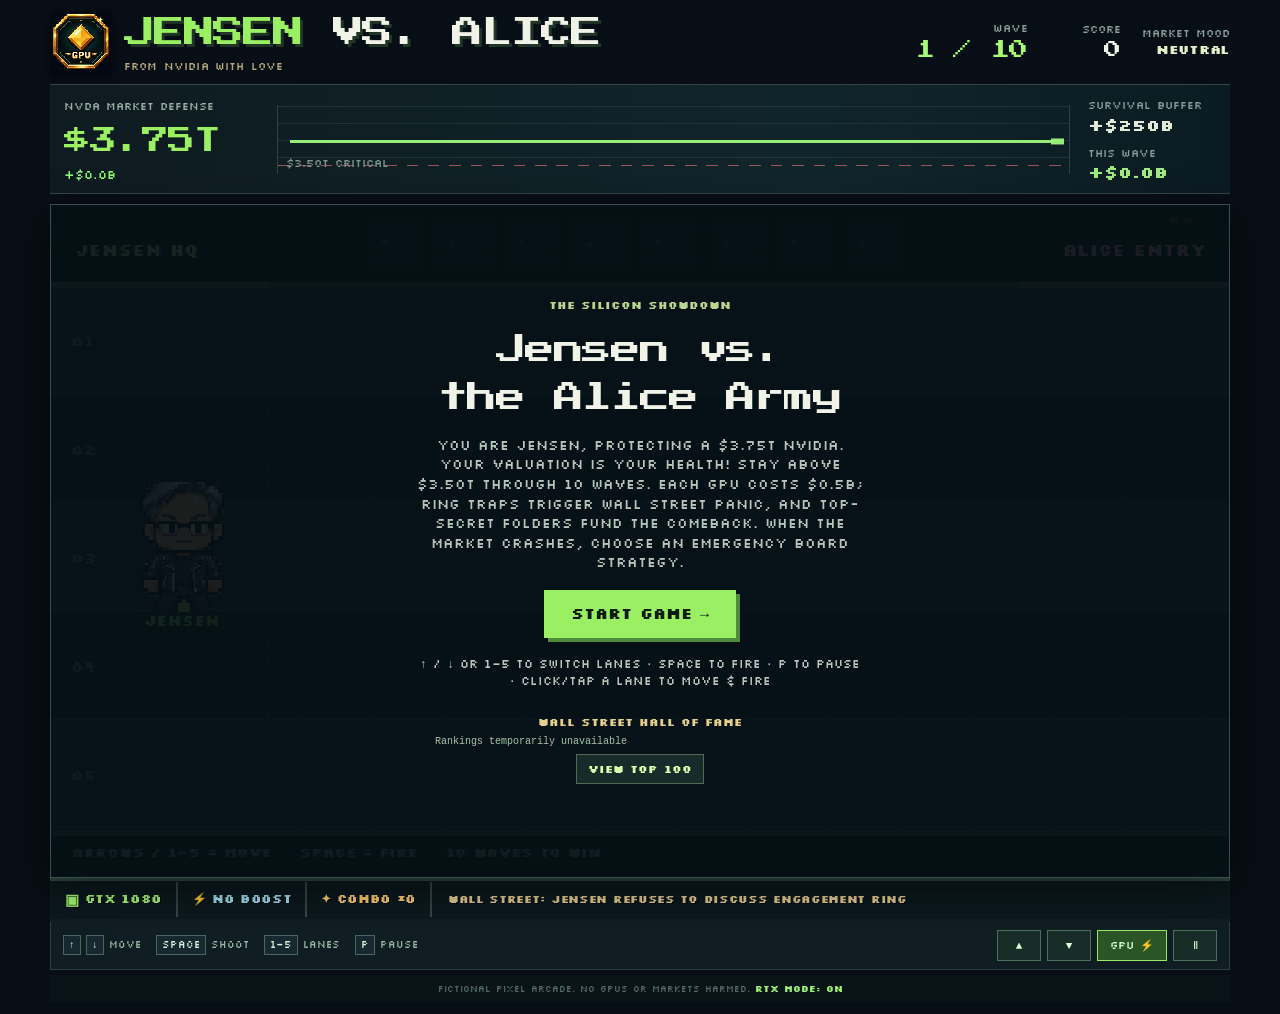
<file: leaderboard-preview/index.html>
<!DOCTYPE html>
<html lang="en"><head><link rel="icon" type="image/svg+xml" href="../favicon.svg?v=2"><link rel="icon" type="image/webp" href="../favicon.webp?v=2"><meta charset="UTF-8"><meta name="viewport" content="width=device-width,initial-scale=1"><title>Jensen vs. Alice — From NVIDIA With Love</title>
<style>
@import url('https://fonts.googleapis.com/css2?family=Press+Start+2P&family=Silkscreen:wght@400;700&display=swap');
:root{color-scheme:dark;--lime:#9bef63;--paper:#f1f3e9;--muted:#8ca39c;--steel:#344c51;--ink:#080f18}
*{box-sizing:border-box}
body{margin:0;background:#080e15;color:var(--paper);font:500 14px/1.4 system-ui,-apple-system,sans-serif;min-height:100vh;padding:12px 16px;display:flex;justify-content:center;align-items:center}
.wrap{width:min(1180px,100%)}
header{display:flex;align-items:center;justify-content:space-between;gap:22px;margin-bottom:10px}
.brand{display:flex;align-items:center;gap:12px;min-width:0}.brandEmblem{width:62px;height:62px;flex:none;object-fit:contain;image-rendering:pixelated;filter:drop-shadow(0 2px 3px #0009);display:block}
h1{margin:0;font:1000 clamp(24px,3.8vw,43px)/1.04 system-ui,sans-serif;letter-spacing:-1.5px;text-transform:uppercase;text-shadow:3px 3px 0 #1c3024}h1 span{color:var(--lime)}.subtitle{margin:4px 0 0;color:#b9aa81;font:700 10px monospace;letter-spacing:1.3px;text-transform:uppercase}
.stats{display:flex;align-items:center;gap:21px;flex:none}.stat{min-width:72px;text-align:right}.stat small{display:block;color:#8da39f;font:700 10px monospace;letter-spacing:.5px}.stat strong{display:block;font:900 24px/1.2 system-ui,sans-serif;font-variant-numeric:tabular-nums;color:#f2f6ea}.stat.wave strong{font-size:27px;color:#a7fa74}.stat.mood{min-width:80px}.stat.mood strong{font-size:13px}.stat.best{display:none}
.economy{display:flex;align-items:center;gap:18px;border-top:1px solid #35454a;border-bottom:1px solid #35454a;background:linear-gradient(90deg,#0e1b20,#10252a 65%,#0b1b22);padding:10px 14px;margin-bottom:10px;min-height:98px}.marketMain{width:160px;flex:none}.marketMain small{font:800 10px monospace;letter-spacing:.5px;color:#9eafaa}.marketMain b{display:block;font:900 clamp(28px,3.5vw,40px)/1.05 system-ui,sans-serif;color:var(--lime);font-variant-numeric:tabular-nums;letter-spacing:-1px;margin-top:4px}.marketMain .delta{display:block;font:800 11px monospace;color:#f0a0a0;margin-top:5px}.chartWrap{flex:1;min-width:120px;position:relative;height:69px;border-left:1px solid #2f4247;border-right:1px solid #2f4247;background:repeating-linear-gradient(0deg,transparent 0 16px,#1f3437 16px 17px);overflow:hidden}.chartWrap canvas{position:absolute;inset:0;width:100%;height:100%;image-rendering:pixelated}.chartBottom{position:absolute;bottom:3px;left:8px;color:#80968e;font:800 9px monospace;pointer-events:none}.marketMeta{min-width:128px;display:grid;grid-template-columns:1fr;gap:7px}.marketMeta .metaLabel{color:#88a09a;font:800 9px monospace}.marketMeta b{display:block;font:900 16px/1.1 system-ui;white-space:nowrap;color:#e4ead9;font-variant-numeric:tabular-nums}.marketMeta .moodInline{font-size:11px}.marketTrack,.marketHint,.econFoot{display:none}.economy.danger{border-color:#a45655}.economy.danger .marketMain b{color:#ff8f83}.economy.panicFlash{animation:panicbar .4s ease-out 1}@keyframes panicbar{50%{background:#4b2225}}
.frame{position:relative;background:#0b1820;border:1px solid #365054;box-shadow:0 12px 42px #0007;overflow:hidden}.frame #game{display:block;width:100%;aspect-ratio:1000/570;image-rendering:pixelated;touch-action:none;cursor:crosshair}
.overlay{position:absolute;inset:0;z-index:3;display:flex;align-items:center;justify-content:center;background:#051015e9;text-align:center;padding:18px}.hidden{display:none!important}.modal{max-width:520px}.overline{font:900 11px monospace;letter-spacing:2px;color:#b9d690}.modal h2{font:950 clamp(28px,4vw,48px)/1.1 system-ui;margin:14px 0;letter-spacing:-1px}.modal p{font-size:14px;color:#b3c8bb;margin:0 auto 17px;max-width:450px}.btn{border:0;background:#9bef63;color:#0c1b11;font:900 15px monospace;padding:13px 27px;cursor:pointer;box-shadow:4px 4px #4f8b3b}
.gameStatus{display:flex;align-items:center;gap:16px;min-height:37px;background:#111e23;border-bottom:1px solid #2a4044;padding:5px 12px;color:#afc6b9;font:800 11px monospace}.gameStatus b{color:#b9fb87}.gameStatus .boost{color:#90cfd7}.gameStatus .combo{color:#f2d18a}.ticker{flex:1;min-width:80px;border-left:1px solid #2c4747;padding-left:14px;overflow:hidden;white-space:nowrap;color:#e4d7a3;font:800 10px monospace;letter-spacing:.2px}.ticker .tickerText{display:inline-block;animation:tickerIn .35s ease-out}@keyframes tickerIn{from{transform:translateX(20px);opacity:.15}to{transform:translateX(0);opacity:1}}
.controlbar{display:flex;justify-content:space-between;align-items:center;gap:10px;margin-top:9px;flex-wrap:wrap}.help{font:700 11px monospace;color:#79968c}.kbd{display:inline-block;border:1px solid #49675c;padding:1px 5px;background:#172831;color:#d5f5dc}.mobile{display:flex;gap:6px}.mobile button{border:1px solid #48735b;background:#182d28;color:#d6ffd4;padding:7px 12px;min-width:44px;font-size:17px;cursor:pointer}.mobile .shoot{background:#2a5525;border-color:#9aea68}.foot{font:600 10px monospace;color:#566f66;text-align:center;margin-top:7px}.pill{color:#8af068;font-weight:800}
.boardOverlay{position:fixed;inset:0;background:#02090de8;display:flex;align-items:center;justify-content:center;z-index:50;padding:20px}.boardCard{border:2px solid #d5a261;background:#142227;color:#f7f4dc;padding:22px;max-width:560px;width:100%;text-align:center;font-family:monospace;box-shadow:8px 8px 0 #060b10}.boardKicker{color:#ffba71;font:900 12px monospace;letter-spacing:1px}.boardCard h2{font-size:26px;line-height:1.13;margin:12px 0}.boardCard p{color:#91fa7d;font-size:19px;font-weight:900}.boardActions{display:grid;gap:10px}.boardActions button{cursor:pointer;text-align:left;border:1px solid #89af9a;background:#17332c;color:#f0ffe6;padding:13px;font:inherit}.boardActions button:hover{background:#285b40}.boardActions b,.boardActions span{display:block}.boardActions b{font-size:14px}.boardActions span{font-size:11px;color:#b5d0c0;margin-top:4px}
@media(max-width:750px){body{padding:7px;align-items:start}header{gap:9px}.brandEmblem{width:39px;height:39px}h1{font-size:clamp(18px,5vw,32px)}.subtitle{font-size:8px}.stats{gap:10px}.stat{min-width:45px}.stat strong,.stat.wave strong{font-size:18px}.stat.mood{display:none}.economy{padding:8px;gap:10px;min-height:84px}.marketMain{width:112px}.marketMain b{font-size:26px}.marketMeta{min-width:88px}.marketMeta b{font-size:13px}.chartWrap{height:57px}.gameStatus{font-size:10px;gap:9px}.ticker{display:none}.help{text-align:center;width:100%}.controlbar{justify-content:center}.mobile{width:100%;justify-content:center}.mobile button{flex:1}.foot{font-size:8px}}
@media(max-width:420px){h1{font-size:19px}.subtitle{font-size:7px}.marketMeta{min-width:72px}.marketMeta b{font-size:12px}.marketMain{width:105px}.marketMain b{font-size:24px}.chartWrap{min-width:60px}.gameStatus .combo{display:none}}

/* Distinct 8-bit text styling, used only for the bottom game HUD. */

.gameStatus{gap:0;padding:0 12px;min-height:42px;background:#0b181d;border-top:3px solid #314740;border-bottom:3px solid #101e23;color:#c3d4ca;font:700 12px/1.2 'Silkscreen',ui-monospace,monospace;letter-spacing:-.35px;text-shadow:1px 1px #040b10}
.gameStatus>span{display:inline-flex;align-items:center;gap:6px;white-space:nowrap;padding:10px 14px;border-right:2px solid #304842}
.gameStatus>span:first-child{padding-left:3px}
.gameStatus b{color:#a5f771;font-size:12px}
.gameStatus .hudGlyph{color:#a5f771;font-size:15px;line-height:1}
.gameStatus .boost{color:#9eddec}
.gameStatus .combo{color:#ffcb72}
.gameStatus .ticker{border-left:0;padding:7px 6px 7px 16px;color:#e5ca91;font:700 11px/1.4 'Silkscreen',ui-monospace,monospace;letter-spacing:-.3px}
.gameStatus .tickerText{max-width:100%;overflow:hidden;text-overflow:ellipsis;vertical-align:middle}
.foot{font:400 10px/1.5 'Silkscreen',ui-monospace,monospace;letter-spacing:-.35px}
.foot .pill{color:#9af173}
@media(max-width:750px){.gameStatus{font-size:9px;min-height:36px;padding:0 6px}.gameStatus>span{padding:8px 6px}.gameStatus b{font-size:9px}.gameStatus .hudGlyph{font-size:11px}.foot{font-size:8px}}

/* ARCADE TYPOGRAPHY SYSTEM - display font and readable small-pixel UI */
:root{--font-pixel:'Silkscreen',ui-monospace,monospace;--font-display:'Press Start 2P','Silkscreen',ui-monospace,monospace}
body{font-family:var(--font-pixel)}
h1{font:400 clamp(18px,2.65vw,31px)/1.35 var(--font-display);letter-spacing:-1.2px;text-shadow:3px 3px 0 #203428;white-space:nowrap}
.subtitle{font:400 11px/1.5 var(--font-pixel);letter-spacing:.15px}
.stat small,.marketMain small,.marketMeta .metaLabel,.chartBottom{font:400 11px/1.25 var(--font-pixel);letter-spacing:0}
.stat strong{font:400 17px/1.55 var(--font-display);letter-spacing:-.3px}
.stat.wave strong{font:400 19px/1.55 var(--font-display)}
.stat.mood strong{font:700 13px/1.5 var(--font-pixel)}
.marketMain{width:195px}
.marketMain b{font:400 clamp(19px,2.2vw,27px)/1.55 var(--font-display);letter-spacing:-1px}
.marketMain .delta{font:400 12px/1.3 var(--font-pixel)}
.marketMeta b{font:700 16px/1.3 var(--font-pixel)}
.modal h2{font:400 clamp(18px,3.1vw,30px)/1.6 var(--font-display);letter-spacing:-1.2px}
.modal p,.boardCard,.boardCard p,.boardActions button,.boardActions span{font-family:var(--font-pixel)}
.overline,.boardKicker{font-family:var(--font-pixel);letter-spacing:0}
.btn{font:700 15px/1.5 var(--font-pixel)}
.gameStatus{font-family:var(--font-pixel);min-height:44px}
.gameStatus .ticker{font-family:var(--font-pixel)}
.controlbar{display:flex;justify-content:space-between;align-items:center;gap:10px;margin-top:0;padding:8px 12px;background:#101d22;border:1px solid #29413e;border-top:0;flex-wrap:wrap}
.help{font:400 10px/1.6 var(--font-pixel);color:#98b5a4}
.kbd{font-family:var(--font-pixel);border:1px solid #49675c}
.mobile button{font:400 11px/1.4 var(--font-pixel)}
.foot{font-family:var(--font-pixel);font-size:9px;line-height:1.5;letter-spacing:0;background:#091318;padding:7px 10px;margin-top:5px}
@media(max-width:1050px){header{gap:12px}.brand{gap:8px}.stats{gap:12px}h1{font-size:clamp(15px,2.35vw,23px)}.stat strong{font-size:14px}.stat.wave strong{font-size:16px}.marketMain{width:160px}.marketMain b{font-size:20px}}
@media(max-width:750px){header{flex-wrap:wrap}.stats{width:100%;justify-content:flex-end}.brandEmblem{width:39px;height:39px}h1{font-size:clamp(11px,3vw,20px)}.subtitle{font-size:9px}.stat strong{font-size:12px}.stat.wave strong{font-size:13px}.economy{gap:8px}.marketMain{width:116px}.marketMain b{font-size:16px;letter-spacing:-.6px}.marketMain small,.marketMeta .metaLabel{font-size:9px}.marketMeta{min-width:88px}.marketMeta b{font-size:12px}.gameStatus{gap:0}.controlbar{padding:7px}.help{font-size:8px}}
@media(max-width:420px){h1{font-size:10px}.subtitle{font-size:8px}.marketMain{width:103px}.marketMain b{font-size:13px}.marketMeta{min-width:72px}.marketMeta b{font-size:11px}.chartWrap{min-width:56px}.modal h2{font-size:17px}.gameStatus{font-size:8px}}
</style></head><body><main class="wrap"><header><div class="brand"><img class="brandEmblem" alt="Pixel-art golden GPU badge" src="[data-uri]" width="62" height="62"><div><h1><span>JENSEN</span> vs. ALICE</h1><p class="subtitle">FROM NVIDIA WITH LOVE</p></div></div><div class="stats"><div class="stat wave"><small>WAVE</small><strong id="wave">1 / 10</strong></div><div class="stat"><small>SCORE</small><strong id="score">0</strong></div><div class="stat mood"><small>MARKET MOOD</small><strong id="lives">NEUTRAL</strong></div><div class="stat best"><small>BEST</small><strong id="highScore">0</strong></div></div></header><div class="economy"><div class="marketMain"><small>NVDA MARKET DEFENSE</small><b id="market">$3.75T</b><span class="delta" id="moneyChange">+$0.0B THIS RUN</span></div><div class="chartWrap"><canvas id="marketChart" width="480" height="90" aria-label="Market cap history line chart"></canvas><span class="chartBottom">$3.50T CRITICAL</span></div><div class="marketMeta"><div><span class="metaLabel">SURVIVAL BUFFER</span><b id="buffer">+$250B</b></div><div><span class="metaLabel">THIS WAVE</span><b id="waveDelta">+$0.0B</b></div></div><div hidden><span id="spent"></span><span id="stopped"></span><span id="weapon"></span><span id="marketbar"></span></div></div><section class="frame"><canvas id="game" width="1000" height="570" aria-label="Five lane GPU shooting game featuring Jensen and Alice Huang"></canvas><div class="overlay" id="overlay"><div class="modal"><div class="overline" id="overtag">THE SILICON SHOWDOWN</div><h2 id="overheading">Jensen vs.<br>the Alice Army</h2><p id="overtext">You are Jensen, protecting a $3.75T NVIDIA. Your valuation IS your health! Stay above $3.50T through 10 waves. Each GPU costs $0.5B; ring traps trigger Wall Street panic, and TOP-SECRET folders fund the comeback. When the market crashes, choose an emergency board strategy.</p><button class="btn" id="start">START GAME →</button><p style="font-size:12px;margin-top:18px">↑ / ↓ or 1–5 to switch lanes · Space to fire · P to pause · Click/tap a lane to move & fire</p></div></div></section><div class="boardOverlay hidden" id="boardOverlay"><div class="boardCard"><div class="boardKicker">⚠ WALL STREET PANIC</div><h2>EMERGENCY BOARD MEETING</h2><p id="boardValue">NVIDIA AT $3.57T</p><div class="boardActions"><button id="boardAi"><b>ANNOUNCE AI BREAKTHROUGH</b><span>+$100B instantly · 50% risk of -$150B correction</span></button><button id="boardProduction"><b>RAMP GPU PRODUCTION</b><span>+$10B/sec for 10 seconds · slower GPU firing</span></button></div></div></div><div class="gameStatus"><span class="hudWeapon"><span class="hudGlyph" aria-hidden="true">▣</span><b id="statusWeapon">GTX 1080</b></span><span class="boost" id="statusBoost">NO BOOST</span><span class="combo" id="statusCombo">COMBO ×0</span><div class="ticker"><span class="tickerText" id="newsTicker">WALL STREET: JENSEN REFUSES TO DISCUSS ENGAGEMENT RING</span></div></div><div class="controlbar"><div class="help"><span class="kbd">↑</span> <span class="kbd">↓</span> move &nbsp; <span class="kbd">SPACE</span> shoot &nbsp; <span class="kbd">1–5</span> lanes &nbsp; <span class="kbd">P</span> pause</div><div class="mobile"><button id="up" aria-label="Move up">▲</button><button id="down" aria-label="Move down">▼</button><button id="fire" class="shoot">GPU ⚡</button><button id="pause" aria-label="Pause">Ⅱ</button></div></div><div class="foot">Fictional pixel arcade. No GPUs or markets harmed. <span class="pill">RTX MODE: ON</span></div></main>
<script>
(()=>{'use strict';const canvas=document.getElementById('game'),ctx=canvas.getContext('2d'),W=1000,H=570,LANES=5,TOP=70,BOTTOM=530,LH=(BOTTOM-TOP)/LANES;const scoreEl=document.getElementById('score'),waveEl=document.getElementById('wave'),livesEl=document.getElementById('lives'),overlay=document.getElementById('overlay');const makeImg=b64=>{const i=new Image();i.src='data:image/webp;base64,'+b64;return i};
const sprites={
  jensenIdle:makeImg('UklGRmJNAABXRUJQVlA4TFVNAAAvYMAnEA1AbNtIkgTVoXtuIU/+AVc/E0JE/ycAwNd4vxAvQ/dj/OBZJXfbizlldzzn4v3oH7BasptrSBZqVFgJlbQ0AH+/nwq4KjUA+l5AGX1clmoSk6R0hVUm1kaVVNs3V6h/AjTbGtSMARxUFqh/Y4yT5eq00e4X8JVVjS/WwBkHYwydB7lRkyxydzv176I246DqIFXtneO1RzR5ns3pb2Fabar12OOHMVoffUn/xpM5Z8WB+nKms6oWIGd9DFXUD2Z8QIVE2SiqLQxkqbbtNtLq3F3Rrqr5j6gHkHMSRojL4/EQ4nJ/HMZAW7Ft125UXBw24iIWZiMW5iAmIh13zt1P/f+fkXM6CIcjyTa0JUly5Dg+C2HytL6jfKLx/39F6wIwBIt7sEVDN2dnuvs/AQAHbwGA1Dcd9JUkSQqZoAghAIAaZlATywQWWRx3ARRAobvumkvOADBBVeqmWbbSdKve0QceHS3DtEvyhBNlSRK8LEA8B2QtCioti2qqNaVhz/mvJLiyrW2QWurDUjozs2JhaRSKy2IDR/Yh9s0mjDSS8DLcnraXxQ8cWlbLXTUNQvdQZRnuEJ7Zcb7LP8kPETIkuRNXTgn8GFPWlMUkwHvA3G7wLeuxb/hMJCAJXAmCoLgP1ayEIhQktbRaO5yuWVMICo4JgsIlnWZyJNpcO5/ZszYmNoQxEgSgKAoIgpFfJr9wA18BfEYIx5mzxZrd2J8th2MqAZA4AE7ilyBgsAIM8kqbH+GMX8h4X+KwCgiEsIlh/c8fUtqCSNYM9udAnD/chNj219stjyq8p+sd+ceJITZx3I/7yxXAJbsrdhkO9xegTg6e/1eMEr6PsW0CwMAfJ3ZOOTt6jWKxCKqj9EA53B8AWJW+T/HoPu8/DhcBjPde1/72mZcTfw1hMijejozr27v+9tLJxv0IQH1WV93XXWuvb/nbYJmN21AJcpjrn7orNozjZZ8ffRrvkyTBt+DKabZHT5/kkCQYGRkJYpLceSmgzFvML6PtyWkvwORrHkm3CBIg+j6GTmIwzAAFXqb/nj9t3eEMgLgJ4Y/Cv6v4AdQ4y5ATw8xIwCjdClOX119d42Q828bQZPyW7e3djSSNMExMympkZh0Kz11WKs6maYFv/PMlyXNQZm5gk3DCSXiM8RKneeAEKIDF09l//[base64]/Zprrgmg0f6JIWKrihoUBc9DNXUnqgeXDCaGoDtI5zs/EgDz4UmkSwJ6T1EAIWRrsvCISbyEi3SOdgrAbv42rdYpLuhBURSh2GchBAcQsvLZ/46+LHDyz0/V8mAQBrmTFPIgVQh8EAZtV3AplRCO7ZDHuxxIfUgVgoCVOGelAAQc48r8Q1B9VwQQKOci1J4eNAjhM1ObIHxUAAXiTJzVCFlEjp4IEcv8422AaJdVCFE63Vw8ej4vjnooslS6rgCk4AcQEChd7SqKSwDeKy6K2hVC3RkMprhcAhU6o9dCdgFFUXwmBMzAoG0bQTF/2NvtH0JETEC7op3eSFnTm6A3G0pvrUIrNAVp82xSbY5LonIeLb5RkebSuuwqVNEVShV91aqdVNhwSE960xSFYDzNouDSAfpq78+l3BRF5qVHpbuS2e6lNpVWHo0Ky4SXTco/CrKnBqK6VTq1qegooiQdqS29LWQgW2Uts6u1ajh4eB4ix04VoXmQOUR47KOsleYH4NfLkZzP5/P9/t4rcJuauae3Ydo9zMwzPcvMzMzMzMzMzMzMMMy8TTNNHvcYq977/X7fz2eT2F2u+Qu+ihyOw9yecErRO7zLuyy8QGdCDoMDpchzsJQK/BbeRgsV5lY48eEtlFZYh3ex5hQrnCw4MGot1aEClhbfITxymJM6WFr78BbqsGStXphH3MqCpTgwVIreYRxOhWHAB4fTdaiDfVioS2DICjvkHKxR+7DwAsu7Fc7A8m6YHFioQIXl2bZtVZJk22q9jzlFTMU8zByKhcNmZmZmZt475WUnd9n/wJDivdO8/2DvHDMzYzBHWImI7W5moiJrzdE90bZt2ra1baXW1sfE2nfd89i2zZD9PCEbIUWtoG3GbERt22bIuPc+R3titFYFBEX+jzYBeub/Vy1Zb/7/tU/DFTNjpMjMduTQ70ovyOUXgaEzFDNLl3Rn5k6fvf5mv4V/0Ga3GQTjctbBCpZhJ4KViDWmSHSCSTo4yUq2smNmRsFOdtBJB9vQZndkto/ZohMcQ5drkhWY7anHkQs76OB2cAynXGJpmyKR2X6gg04m6WAF94ZqM/uBMYilE9w2LzNPPdmYRFOqO+FKOnL5mJntWzdts9uwg5v4liTJkiTJtohYo7Jv7/3/v9nVYUKWG0kSJElStejGHv/sHQf3vN/sbrrGBABkq3qk8799qmfeHNuQcNfujucmKmEChCNeLhAEhLJE0CRCbIGAiLAdgBX/[base64]//1HhzaE+6p8vkJHlW7x2b/5Uc5vB7Gr4TwglcM4TMe4BPKdSiuAF7MeP423NG3gbiBrQe/Z/IuMMLF9jCRPzaZx59MmRNTloFieCeRaKeg1bNtZN3O0WJucS7YZmNPhHCSESJZlxxhHa5Jm4xMJIQ6hItvWLtOuBeeDP5Ry0/twD6ja0//dd/7oeh8PfRq8BGpDXmJEBIm2r+ec7T1YyDmTC5oqZBgbBQnz2Cw3gmCvEzcOT2AhKPsainO/RRwci6+CbFrQMSH4lcmXOIQsuvrEbpar9wpaiEUCytGGEt3S7NcRjSYpQpzk735WR1VO8jdf/hBewy185tfZhaPFOI7AsuiFfWMBdmj+Sr4qXbOFsyUzYSzEyCEWZ1RnRmhhQgAzjCIHFR886WSg4G1l6MhOo6FqOz640lz+T0OsO+HszCZPbHOE94LxXmIRUhTkIxDp8gghXgnX8EZ5iv/7JVV4jr/96l3gpVRwcpef+r1OnoAqWBtZbebicMfSOeBNwynJEboHbyQen7BE8DFUzObcaBkX3IXucdJDlqRoAX3xMl2dQnLiPfqRuOTb2WgdCTw+3Frjnb095i/Wcn7kcSwFJsx0YZRJY1BQX+RAaNJCE84OzEa2ASOkrPwMgPbCET7hs5UYecL6HeIe7oqvktx7l5+1vDYzu1N7WGI8EtWnYTMHyKVPxu8MLn+3F2F/k2flE7fdpbie4+JY8pn6na6cE+Y3+YltPjVedgHPMuzPgY/Db0SIgxOjGDtMWaArrLV7Wu5/npCNkOW37hETiXEcfkMVKZ9O79tMvU/5rq4lPIB3NmpsEh9h9yJJqEJUMBZOE2wfUfzrb0eS7ZRjDTKlYlabRm5pYYJUAddkAlPoMW1TeNvNKhlOaZWyfbIs5EWBO8Sov2AN2AokQaBBjZR02ywbrqQmubRGVqBtQp411tqRtfk0kV6yjOA2jnRYdJrUBoO9ghrTpl3QkaGLQyw/[base64]/j6pAUmYMW3WqURZ8SeEbrCK3MvG5NdsMt1A7sQ0joXJKZkejcySCahrTTlrkvauaJbnGDG0YaYWWDBH2GtvaW3Ho9M8ZCKcaAjf9itkyEvvR3UJmwpoc3h5AkRLcW/Oy0wiWThppBnEsiCLcx4AkapAtvATiFPnMZzXCQcTIWSY/9AMBtp+IlN55AcwBKzA9rUfSy5LE7b6AMf+TtyMMYxvvdfkQam+JSNnr04/Ff8q5H7ZtpIYfj2DDiPyk3MWYb81yKeAuqXxHEoWfCQhEJ8YwS4fhUjw25KViooiYrpjFu8s1EGdbul5w6OyF+/5uXCPsyHWNkcrJKd8AeW38xczi0liRl7Omm1iXHTadcs0sUtOw67bN3ZZtljYrUffJ6npePlN9p9GyU2yILVBn3mpvLWRDFtc+2yteNQAMnKMKGwDTWuzmn1kHJuQkCGQBiuZNoInZ36ldeGkQ/Wmzka3UzErS4HgpaQJGEkXrcdfJTbSYXSjjOfyNSoxuERJupZ9lSnd1PKsLzGp8FlqYv3YiO84FT8fKMwH2wWIUxuvbuK1ZvnCIEPbGz/wJSkCbY4vz4jGvN7FyDiDVPLWEi8zWpAFouMDdZYJQYa5CE1UBKLdZ8HJErtt2DsW+kLQEsO3aJ0QWoWCjGDGAx6AAHY1E5bDxYbLG6ROgpZbA+vVgcqU6agEBbeJpxghks0Moys7O5uENetY3ZMM4ouUAOGZEjaXfBrojVou3DGghQiIAFDEFGxUBsT/[base64]/4wMMwjiC5ukSeOJ4WhjajeVxBTCx2f/gMDzeglqSMUyIlsqm6Y4/D2HoI7aIWnuxsMyUjuuxmv+JlKilqjR96CBnEUGaA9MaNfR00gB0TOnMCMkK2UPwkpaXVWLYX6sXwZUf7fPhDWPIFR1iUAix4iEFpuO3NbZ+0oYUiprETeB5MHzLavub8NfhtVnj1VeChNpkkwXKSdI1FgBB1o8eI6BzLOEjEx/vI/[base64]/8BBJnqWgMT98sa/[base64]/X9aZG9mjYfRb6vIZt+/fdBIU+/gVdRKFp0CLECVr9CaUNkIPqolyQVd67pc4D4d/69DgInb/bI/dhsvvxm15LwP/8tBQxjpuflTMQ5jC+5n7FAtHhwmw7ZO8rUUHAM/6L+9CBJbuFJo1RQ2OkAtwYzObrr1I6mktCUuI47/[base64]/TksCCyhvOHOuYvNBbskWFhMCEKdKxw6xvnvZNETk32ET2O0CkGnBrvA4ycmmGyUWMD2xAD3ZbGgfVDVSNy19tobYzsrbFsyoOTTgR2ojLNggkJ+akfrzYdD/Av8jXmF43R3BJqcySKkW8GDVdfzQOeYMVHocVrqZRl/9l3uTwzTI9hsVHBW694ErzF/fNrEQ08Xo2MhByhNFaTgtJQyME+Fdt+CSLnJmdswAsi62RqYsSZPkiOwH0MVJsxw4zsy9ormjFxd9Ccl7CurAysIH5amDPP3kVZ9oa581tMWh9knTneRfcSAlfeZAsURkSGjLG7IJmAqgjG1YpCGGebmzLQY4STe8MSIbpml01MChbgxT/SLi3vYIfOf3MCzABbpMfqC4Bs3Y+x6/r+gxnfvmwzWyw2LnB9L/NbF3ZaGraW/[base64]/C19+bhE7IzU4qDlAlTQwO849CHlwEj0X04zPdoDxU01r3SMzOPqxo73xjjbRP8AfeD4ZwDe21sGUa7uWYVZmcEHPLLXqb/cbfncTzlXSkzmPhBy56DTdp+lzPuuDxitF2d5L++GkB0fQvwwXs0sKI9Fb/+9iS1j4Cj2UrwRvuKMkYCZ7YVhaxiiRkGhdqw+xxHx4Z/pfE2dJkEsyFg/pXWW2Ni32a2iayO693gC+6eb8216IOwJCBjsduRsajTKbvLSJnUqLy8BvsU8No/64n/yePwaJSeEMX8j8Ye6aulXmjhz2p501wyvI7owI8Fm1WKJGe9w7GxVtkwYmtLq8mVXBqaYMZwztgic1gva+2td3aofBbkp5s9XmL+zLa0VnxgDDqvmTZZYWLObvb9mdm/[base64]/w60UiFEGoJzsin9HdKWf5iHP3FZ1XGjMfS17ubT/06mhPp8C1L0GXRwSQnWGeou84v1xXjYy4nO/Zg0p2owuZ2kzcBg2lBPP5DWe3+//550f1BA9qMjEDhH97dyz+HN8m+xLbf+4boQy/o5u+FDu2pflCSJnB4i4+L0RAtiEz/vqNZmPL0TpIUEba3lR2xPw5j770+nTZ+moOxxpP83iIc7B+HDpiiarRa0TjylKN4GBdkWNbH1vhgV5Uvm9ys7vTfSzUsbGAW0Y3r9iRvGJFsSAZGw/gLLkxt98yfkQmOfauYcsxnLVig7wjJuqWz6EhAS+/i0dx7XL71cGtojcIQKSGmj8SdcDgQOMibeWln+qvm7zuwIdKsAzBshgvfKrLvbuqZ2ECtGXjIowmIQtKA5oVhYITVm1WllayeKyS7B37D+xj5XkkzQC8aNBRMo54d9aXjOUxZdFltqWnOGkdb0/rzWUjqkUwSHBLK6BjNjP8mGsBmuZb53RfpFo2YPYvosH9SWSYg7V3MKwYsvAa45J0VigEqVMKMHGu8bMXp4i4uB4+PV+Q7hCZYxWyZeTtHXJ/M02pnu3j8t76dx3nju2o1BYgEYZoYJnC38AWWQKNcF0ghhFg+eC5piOKf9Rbcivy9ne83+3FOGClQs6M1F+jstHZLBhh6L+4BQrzHqb0JENFLbvDzZe0HF5wiNE87k5KSNJXNCj3sZZIfBCx6ubmHnxfSkgYbOLBkvCyjZXf2qVdODWv9oYcJwCHwpsWLmdNyl//0jmiYrwjQMW6CZJy17b4+9RM5Wnysv6TtJznJ+3vycWXakk6KhDRO/o8nl9WM7LDtghUrMMXbgwcMVj+6DmvtsIzKp47EQ1o2PEI1tKwZDBS8WzGEiwlmibDNio2SIbfaS611x/c9OPkbcPI/vitFZr4ECfM10kotCMxoTKhJC9AhYiqeDR2AZeNMh5FA72Khe3YHHzZ0A5AaM++kt1ZXN3AzmJkFboSGHJhmm8/IeYnMRnlOh93LUS3R+8BGnWmo2EqUoAA1/E3MCHYziCVHLCBLr61JJHXm2RGOnHR/iSd4o5TUErClxafEYgyIdj0sOh8bJNgYL1pg4NN9uswhP1gGPZBN/DxaRbVk8mIpTFysNThlm7TENqMXChpdBSe4ZJ1HYfc6JN4hBrbmxXW4YEpMhQy01osGSZKBMlBmj2VcldSwmJYgBXsRlyGWcwC/7ZFf17wFtiFWobGeBr3lhDCqwiditaN+9MsogIUybNsK9yjgNmshdcFIIRlKiMjGkDR6GmnvGhnCUsCQCERW67YqCMvsXhKK2Zwh/IRriZ4CFMLwO/R14yxMoUHd0O8v948ceJd8tH6XfFtrz7aly9QOKS2hHcwGDzLfslOjWrEBkgTMlXHKoSlONopdaeAJ4Wv41biaof0PPCYiLxusAXURWX20wB7ecZz/nzEA4R3+bH0DBbQ2e+3IZjiasmEZGmdf9oxrk26D7e5JGmt/oBzvybP6voJb/Z33VjJCudw4G23DXyS7f2Sm6GaGGLDoTM9244UBx+dRmVLTXm720g7tpfDW7oYpZM2QD9he8vCPMOIK6YJewkfZ9a1wt/YB82S1wnEoZPxKmMKWC52wL+XH55lAHeW+v+i3nezV8S5+ouf3FAkj5DTPvqW14M95vz/90QAa01Mh5ggRGtL7DnXICk4s2VWy0fOid4E6i9RZBc8AG1zUp47yAgqGMsKhC5Brd/X0KiGhVG6RSNYxAyvaucIYBhm1L2d6eOZqJHEcKC0Bg6acb4uDGFOU+apAlrRJQhqYG78OHvLrf9U5UhR3AZW99RsRiFfcPaoVxhP8/IeyYzYN2HfNnTAGLpkjQVvafRK7vnNZ52bZ5hk4yyQmhZEXGY6pN95kZmsDTZ0rYkZLbb781Qsx0ldPbsB0CwT2wiPnHdMmtsge3K1XejDIIqV3avNvUgDhZuobX2ii7yPszW383ofSbiYnWNEdX8JINlZb9PNoL0Duekw9UrWQTRrS8Z0hw5QY2ajYThIfEzZZr8W/AI2eeGfdf+3tDhvYsCDKWhPxMNx3IW+cssfQg62E0h5lXM2GhnKEPc7NR8Qi0zw2iEVjMBaqg8khoBQJQU/SKPwIxIrdasl06R3TdMmrNeAGR3gfNwW7+R2zJAN6gAURHjZwxGhOxpsNeR5cnvAlj//tXy80GpVQj3Lw3f+Z8fAkZSWojRzK28hoGOm908+U63m5bE+JDNMe4Jub/tUPZDQasMemh7NzzCPo6Digzm3eO7mlB1Z6GTf0yoc5IzKcM5QFQkg3EdJUhWKvZjK6Jrsr9nz+j+lX3ojppX9A48QUXTp7ine04p6vsHYn/siz8We8CtOh1u4W/uoDrSKJaKMRt3dP8tE/CW/PBoC5aog/[base64]/43xpZIQVawgnMXtel5o7KgFmTpJRA0WBBsfOwccxC6HpXvR4KIF9bAjlo/sBlyMbthYRFSVIyQ7oHvfQ0sRLNYxtDhRK0uDoECqQIqfD8FaqoHlqiGGvHXf1o3r2BgThDvJuSJDWTknetGrQM+BZdcZOZzrBJMzitMGFs9YqPIHF4CiVp/g09zQFBvNzZkkF/OzF1mtVIMvAWnD0qXUEmz37E2ssUY/U+21vFi5rxO99E4+7tPnvFX34iyQRpmKE7WPFN5cBVu5EQJKeZ1crXp+QMmE0EZbX9UencZ1TAasyZB4o2yJHvZzheyzMySARqcUvM6tdRP8spSoDQ2NY70RSFjyCHu72O+xjZ/127wl97NwFvQXbz/MyP2LAgz8wlxyhvhG2/sB9f28NU5yC19nxzxQ4+2e4gt3rdDDb2gU1QLYQ1ZJhB5vN/GDv9X5P7ZcK6uKobrLg2C8i7L3QQ4wRlrCP3VOv/[base64]/9H+KSFxDjQ2OogZo2FkuB2W1oTZwiIq7missh93SAgCYQWtn5MVAKSAW3toV8h4jLH8yLgHJnOuihoWWKBbsd6yNZ8W9+j58xMkjm6gO7uaFm7jrIg1qLMEu6azYGrKQqL8ixND4PYqjoWfxYCm6J4/hLoPsc2BMFCwAA9qim/2uAjcQqak4YNfHS2sXyBryTPiyA4kRmdlgN3EhD30xVhgP4/CC+MHLwbMdoCh8HCqLHCWMnCIj1KVymGgAjTUY431w4BMbzYNICVgKcRYoAnu8jqRc3ZVclCgog1FSJykH0xdLWJyjlWDOfmBTFuYZFKDxOvUxClxZfTz2B1VKzz6fA4/GA846eDUo4XG03Q+BGS6Y+2JgQUSw//TuPeRjZhTBQIXSspLBGj2DjlI9R4h+3nOzxqGeCrkLtRp12yCtb0nfI04xxuYSrwZooMbQ7akBVdD2L7YcZfDYIEj7WJolunfiF9zpT/2WTR78pzVzspZEtYAESjvmiRGxFdGiGPfzKb/p9l4n3KYn+PyckKWpjSkzGujJxQMqCug4s/7ZeWoH34szehwNMcC4bflAIg3n2RLZmxG2uLnRiBZWiFsjVBoJOGY+hAxYzcS8Y6CBFJRsRfys5/Y3vE7oqdLntSG70e3C3N2QBjuMY/sup0M2uDM0beVp6m+cSH/p5PpTFz/zC4hU+MGwlM2y++DMsb71t93bB/yNPS/LoYk1gBkjGVgKIRA4SFw5IDvsA61xitPNg3y8HJb/J8YuzzyABb8k6w6MF4YTW/uRhUGDK0R2RCtOpNh8YKtXL2hJQ9kp0AdEQAu1bQ6MpUlky5F/IeCWPAUwsxEC+o5zIF/d0JI/gBCQDbFPyqqYtQWStTYM3+R074a+KyEFFsIHrHnvZv0HgwwbHbG/P1qfxCSiREbsdilLQhJKUQEkBKk1rws+nzMbUjvRSJ1of8au958IPAkrkPIOns5GZfmHrjbD9qP/4TVeJ3opv8YT8AAzGq2FFua1YZljCOaweZV4NzDIyCcCRVtrJVesotxER/Dl4AZnNBcxBh4z/2H0EF7KO0y9bhOc4afURjciV4uej+iAQzxaP4fj96TqBPG2iBVVIXTnrqA0fhjGiqaw/BCFtF/afAZssjpXT3wB2U0bXC2Y+UH86de674IR2VrojhgimAy3A26O0KJdKEJsUGJo3dNhmdoRwnTZMmutcOfpwHAGSP/z7rUL1nWRanBtruEnfHb8pPAo8ZVBTPjK56C1o6BRQorxvYaiDn1943JJZNZ/cAU7akEjvzUuD0iz1iVnVjeFGWdQWnyoOmqnPHL/yERnIA5MYuJ6dy2RNGzUZv5R/EsxW1tsABNGkQ11OHvRG0LEqO3Mt1hrTzy+DPRVyby78Q//MhvME3UwyFj7xRc8ZP+JtuM+2MFFVMkjvRAniS31N+uAHxa9tnoQN/95IVqE1pYNIYKQDcTZWbW/YcdGmoVPiQj4L1vBEVSd2rqORpVuI7uxz38zwHcgWMLryJU+pkxaYIvWVu8yMRpBSmblGX/nv+mjlbxmc5MvbagiKmEN2RZnLCcc7w11gGUb3Jan+5fPo89mrQXIWj11uAEs8bITGsRiBBQoYo5BZWbgNh/[base64]/lYLuURwOrK9ZeIo9HjrLWGV12eyszSpjmNESFCDG1wmcYhU/EDpSbFOSUB8oRYHMFFz4LHPMlm3ZfxcjoYj/aPfxK++CMZVNiCv3JEiUrJcRFkdXDi8aU8eJ+qN25+g43Bd90yatiCVqAm1URuuOy6KPxNkq6mPWk9qy952SmDbVAHC/vyuvdr1fuClXgzQh4kPwkFvUmu+SMuMWLRtquXeVB6jYoDY6UsUIeoE5d6yZSzOxjTv+8c457iTFlx1IKsqhCipXD/26v9aP/+Te3qgjxmQ7rMV5o/uC6wEZWDaBiStOdgRgiLb0w4yQD0rPJhxwKQR5A5A7+/nPEONNtrYd9fzoT0qEKbJcLR61xSXcLGfaYmTCAbd5gVagUfnKMjvPnPE43nVDFNwCLlSDNCzKUKUI2jDosFV9D2SBWYrZRl6Wa9U0WSEq7yGSnJ0zbp/Lbjm2FhomYmuo3MaPvL6SGwkZz5uxdNxNOITHDowlfxXYhmnB491pHElGEHGxL6zl2AiLUhAj3lqHKR/cyAhi3XWzZIVr2Cqr3XjCTIRGwx28N60mAJE4nw/08Y4VGTVRHuF1uhPD3RVRlp3IXHD2VzeP/vuvwdXyT4q4RFXo4PlQmMMvphEtKx1xk7EF7pxfCTGgWXMBlX1l4qai6GP/g84HIQFtYAsBwmCgKbyhkgdV67Af74P+729TBrG557/+TM/Jozv+keasDSto98z8wUcRtBQITGtFMkk9iaWEkodepMMITKwIpdkCbOvYpWOyFJzEIoZyUzd2NlgbbUBdeQ+pkCX3mFG2iZ5yMawH7pOrDludo1hUDCcq+4lR/x/80qNoB6tM5fuAdx0pt4gBM2edjbk3U0AsIwrDSJhlA8AdufoWZRess6x1bkg0CDgXdjIpz/Mf/IOIwZG7+xurePMDqgJlcCjhI2y1OjRjGMeKybqLqZ1vGNrVlQozUCVDSLyWbUJkyGUIx/2qKv1F5Uk70TCBCL3OR+oGLH0YX1pM9TbEJ2V7Z1YcrpLYpi/FrAIF1iimg+qhMa4O2yBZxu+NIaQD92IyfNoBpPLNEQOkJ82GMb6JsQFlK1oIAlcXgbvMBhmXgfNLJ1kysEE8kcjYJgW8NWCI2gy24DZYRdR6lUZ99RwC3O17wX2H3gycuP8vOyihmGNwx/of3rb8enEEf4+jvSghZAYX+hjGQxhZ63M5ChwLjqmdZMy2O1GW1dgQ9E6IUpUTEQJeIepiQPcqsy2aQoieV4/6M1I6b/QRDncjQGQfif4td8hfKd+uAKqWDmutPdI/lMe8v4Fx0KzSBv1E4O1Ay+O+7ux7pi++7QuyfJ+lT8B/hW4lslKqXClyRWAVsoK19LiWiN7peZtaFHbnaKd6wiOMwl+bXd/66P9jmXMjp/8XUx3t0k89wIs/pMOec97U9Y9PIoZezLEoxdQCN3wVW/[base64]/6n/Bdl8l57MsUKXlFjbrwMaiOulJIusWsbdnmhMr0B2fe8jLSRHPcJJ/+s1VMAkd8GMYW0J0lOg2pw84+CvY71ddVRbyXbbmfDmSxibdCsWRWAaDXPm0nxZQH6PLjkLIB2gDGT1oJHVw2Ef2eXLCDbvjAnGBqgSrqdqLYM/[base64]/VPkk45kyjOJzj7Ai1HbZIY/7eD1QOsbWUfmrn1lvxxiKWHc/aNZB58nnF74BwfDEsMgoQEFJsIakxSsJqSxNSZZRprPscT7b8ANxuJfFv2JcRqJm8zpJX+fHY0SdZERsDomcvwd3PU4e5/vSm42bh0iqW1aLpB2I8QxaISSSzjGogQgW7Ng+F01AAzHtQhYFSNKfmDRHFL1DsuNEuxANAtRRySPHIt4MvChk9/8Teapcx3fc8BVmyAVt2bKRw5aLP/3fmrkVKYvXXDApOb5SaklZog9jiiFa/RV5wVAl3Bg1pHMKLcMSWgs6KDHWIgUYgmC+YyNJTbB2RCOEYGR/yeAM3nduFUhggAZcqqnAL4B7D7SCjDBpeGpH/xYbeE+KQ7ncPatnNF1x5zfI0H87MeeDjBhBJygsPy4+3Uew9HXcFhPICiOjRH7uesiOhkN0QYvGqASIcWNtFMa0nMO4jojQtOSG96uTJ9bp3UEYW/fd4OA4w86ml9nvpo6vzEGwQfb0fBdS39zns/21FgjdbyeAxOoZ0UhGZHTRb5eOZMlL2JJ7d2rIwjIOfO/AstWOg6YJAaNos/G4xs1oj7a/ILyWvpINdKIYn22tyJAWL3KX238ZwF2Z5AaHzQYiUjLWIpczuUBNGXeDFJdBssPlJo/YhPZx0iNSN79mP5NACVMmuZMlaiEJmTFHMmaR0PCywOi+DaKYFdncfP6Cpu9wCKi8Hbp1F3TETDAYPxJQcOWEagu1fYSyvEWfFaKIdJQwYolyyfCHXz1AY+F6P+N73gHzR4FdvPsnG5X8/AhtBMMlFLIkYRsZRf5ttOI0LoRg0BoolOl2EZDW1YknZST1ISEiKgJ2HdKCD9WCvIKsMIp9HUZmnlKLYuO5ZeQqp3cZ0RaKqYSuZggP8SSJUYUyDcS8YEEQ7rHJB34LS91t8P5VcXuokhBgBXRB2af7CAGNIEmtbZLMeMTOlHIzeT0/JYoUfYHxpnTioIcyL0eQXgskLzERd4+ZWeWMHeCSJGW3QEzkuV/k2SxebLqomUZuNlpaKZhbHqmwDUEqZIwNc6yZSBR1gmwq8INvTb/ID66qsMF5hpjR2EISliBjmxWnCnYtnCu5zr+YCdZTGOZSS4m5i6SF6MePtC+sueKrxBF//BPimw3vlAQqoxUYYWcO7PZPuTP+XT9JxldEZOXB2cFSWdIGkpeY2yzgdw1PiRZ8CQdkeSJj/aBwA1129sIS3eNxOrp0mc8uaqAWkAm7PgrEhLGpy4nSdkHYBmPzJZSDTSNrpayElh2HoSQXX6geOQ+Hj/kD4Q77R/fxLIQGu2VZE5gJIdd2Q9IaQh1gLGzBGCI7EzBEurbp4AEii5bsNISJ8bkNhV0pLZkrhCI23oa4+Tc/u5CRmiBIdzsnAtfwC7aPRqb2f/PjBOAMAsWM0ILtaH0XhiLRgaZs9Wat2TSFIZnW7IxhzgUn5vWZStXxxOzFz5qRwsZPKV9wgmSIAYLQazShZZOTyhBCcqswUiQbbVElL8Wsq2TWQ8YBI6VlCjSpD473ajimzhhrM/78EMkPvtFEae/WabQ8x8TbNM3ojGuxDB0SB66VJ7dqzUMMw6xMTVDcQraOMJB4lCXn4wVf4VkIMGhaRSm2RFi5oEzjGevAs01YrjTY6KxCybwOeREHkpEwLhU0UQE1lXGGPlCxVnU9pahcOuAshMDq3RXefjOciC1XRkaQVLOSyNQCHv/KTRvAFZWuN4YjecljpIO2HSpIDmZMjXqzYJJNJ1bZgkV0kaGwpNvwhNWmZfoi9xiP2Xk9sEAO1jG6I3zWd19q5C+zBbItTxRM5O7WUzrQSxB7NsMpNKlbBlX78+bjGeUVcoidvrFHo3JhuOLm6mSHWtLnMwoObI/g2nVrPTlvypLzxlYeTE0mpc4t2y1y49s4dkvi4PPRj1ozGP/nd9iwmV5zcoeiQUL2lMj1MzYJHLfb9OvLIwO9u5kMWKPgPMEYWvdP6u8m/[base64]/4LECIafPj4izi5wgqlivhTPcMQ4Z3G8fXHySJyBuSRppE42tO2CxHWSbqqmFc3VeEDFbx21jSD/kbrt6UvbPEyvruG+dDcPSvmNUpNgq4JZjQL/gTN0trSxuikGbSFTjCD7zkbZXG5qLYYVbSvhl03cJNqLYYHU/giuZbaQuX+hrh8/4kw/zJMpSjjRMI59mqJb+42AtYm2ChWlbVLsTAW5Bb3UYVwhewgn2LB67gVvkiV0Tf1ZhtbkfSrIxWFwhCrYZjzjEPm+ooGvUX62LET+BQt/JCF+qpeKVYPHB23ui5kZ7iFSrjPIYRdzXbZx+4kb9EgYDj4AZAgy27Nk3fvQKC//nZtad0P5OubC9EJ7iYAfPE7LPEQ1tyEf0BePgFSLiQ+3FWTbSZ6XAlzDmR6Ig163bxgAYGlZaUm12v6FCpKUbFRowYAE+6OgJNPB4qNCIRNhLx0eHW+M5ndTwkL6MwcTWDdPxHvNAVzMEIX4FzGtumMyaaSRby/IULViocYzJoqTuQT3giCsrPFPr7Yuxioxi8RFIvw7FWAgt0vHcSvDm1RhCQEaZ2LzMNxr6NrbHwCXXF6BMiHp7CTpJUeBDc9G3TbLB09XHrWFt2x7F25e77ovrkfGS3BQDGtTKDhN4mDCAIW4FeIxkGMkdbHYG27mXhBPp47pfb6/8eOFgjBphx5f7/3r/l8GMPgl2GY8xlhHAhi9YtmGeHr45uOnv/RxCHOb/flBkYaaJ3MA5BjGwzZE9pqz9Zc4ge6Y62SfefgZf0Ew0lTKd3mXM159A+zs2SGzY8cwuT1ahCjV16ERw4Hr1eFQor/Oy9brvbC6/mdvR2Z16IhzrI6tjzZwjs1bkcvV/[base64]/DFEVhQRjCtRYYDWg5qcdRbPZOPTUtYIgxKwoMEUqKVg496BlyT7t3BQ/YhXUYuvkHodijyRRvP/MiqSUBhiSwJxZ4EmvYMW8NV+K7dTbUyHZ3E1wOI0MhUudd8T0l5JJCGtNQue3yLwhUVp9iVRhwHdbahhy+FAeRetG3LeF9kI5WklsUwvyKzEslIH1nu9rMnG8utSkVckCbJp2bAINgazef/UL256EQmEs0nEgjEajCz1Z5ey4CO2e7Eu2B9Pcvq6uCCH24O4rJhVT4ALKhrLPUI0CnE+9KbyTVhnU4Ut4ymjzIi4lTNy8Xhi4OPMoI/pTGugLk794euEqMBPs2+xvK3GZbgaaWkzPd6LDU6YaGuozUFjdvBnqwFD8krFcOsWbsVNs+AcgtNWKtRRszzs+6Yk0ff3B4A6WC68NSXbezq70GE8ev5zKnVus/H2nbd4FcHAwEZXFUXTQv1qyV5phAmDSOI185v7Y0myWCS4Jj1Y8oEmgUsewkUThJSneh0pYPN45XWGcLqC4/[base64]/RvPVpx0njC2ZRQgiPGLXP++2Qs32ViK6xb7TjizTMbfVrSjzWzozbqZkdo+UdLeYMtjZv2RVnXd0K3V7Za0Es8t5Se/V4w1TGljQDk7q1tSqjGkkVXM6j2SfY9zdxon35OON3cHHOq10vxIQospn2ER0fvF+Md9jc6yRjSEbsh4LPpn8n3B8nriN/m9Lyh3/s7+iKN3RhZOpXcdn1zYjGfEHAEPH77U0LOajo2Kd7YjCzJuYd28oX/A7/HG1fqhUxaEUoE2CQ2hf785XGHg5oicUoMG2Zxvld38pEuAd3qyNNoS0JVFEyND4h2vUoT/2tv82VzQa/2QkmqjT2vJT8Yc/w3J7m639bZIkh2vJGcL07C7ufcJjjq3EHyiOxtHt738TWo7tPxzcC9IagJ0nmOOvJkJqxjS547MbaxH5XSK36Cfvesc52Vzszu0/tZGzCK5tRSD3yV/wQ5y7wcNX5T9mQbOYbNvU3URebpniHl7jOv35Pc8CApgst0afAHV9S0JlVnZihmEwIFpSbGN4dQEIyxk9fho1phdesdHGwKzbG/mZGZrvSBxqYiRYzs8rGh9pxuzKK8mYQ67Hr5ZNa0ldWibkUj4M/[base64]/uHez938EoCmSSTEZwlCw45EAcKSdo4Dx6yctLJ1jS0XADbzoseR04O1eu4CznEpmgXLmkOvBI430QmhDCCtDwaYyOBMOqZwVsIjXn8XtnvPpmQPWKo4XI0iLHHPBQ1ylEpJRcJWbCOUPaym2vcbOOp7sBv+x4x3VBBsqtLv/1iX1G0Fz/lbFcJdKeCacnl5C5o2Syco6tfk4wo5YGn3Fjv2nJ/AvkT1Gn9mT/6ERg6tubacVATf5c9gA52STvtGzcn/OAGwA9F4NC345Yth3Uj64b1OUreTY4tV7POcTl2O0TGZVeWpoOqhK5HBZIp21RPcRLZ7tkQqGgJt1ymZpL9tSfNcV2Ykl1Kn23u7rCaUV2TVE/XBsP3+kpL/1mf2BVPy7u/7fbg8Q/U2/WsC692MmCI98jxGr4FM9Q42uWdw8uSHOLWHNcRokFktgWGdGNN/gqL80JP/nVi00TOyBiBFGgoD1N32QTIlKCQPpF1E2y4JUyw8CohALrUslF9Hhm/5YlTZVZES0Ztnx7+35Zycp7CmyO2/MqugTjigY3bb1SWEFl9/WXqs1y7wMOklhlsh69TZ6ZonR0kZ1goAwwxzQ7PO+bMeIBBAkiCtq5YKm5z4hY53vgxWCOXoMhX2zyxZY9b4aUYzOv1bJyb04nnPhjt4u1xtykB97xIIxZG9bz7WcKduxmA5TO7BZ4EEnZZYsgOD0fWHdUwGvL7h0HEoLVEtNCQ1VLFFEq+3PR8XTO19eDNAc4zS7T/AxkHwAZlmBJsEd0IS0/GgoqmgMWovVE0KH1yIg3unfTwAVP+zlmwsoiDEMYRCUTNq0GwOiOOf97+2HqCxxNQpTciGhoE2fp0zHvf872GT3hGlrzpLewROYwfN7LidQwSuViAoRK2+AqVQIcMt3kY+RyGXZYrh7Ik8wZZxwojh2VK4pyeMhw5JVrFdlhrj/dnn32Ypq+IPMbdPfwTIBPwLzZ8jTgRoqy8IcoVHz54/C+7+mliy2WfPfIIPrlNntHSt0J6mMbz0C7e6asff7uKJLwOecivzT/U+bcg7vxaQkic5GW+Z3LgMGPXClXWzTKidqd6/IInv70y2EgEidv6nJ+PjiAAF+VSoHu/Z/tD/[base64]/tn37xmamOWkK4SxI0aYobBW/gMJ4MkiCmZKOpf5Vv9xlVQ0Sbd3gzA6BU3PSoXajb/3matgrlscNjAwALtDfXNlcqRLHF68DKtFsfI0hcpCD19SsNP2r04tZNFeIh5MmrBaFSyMMXYGoupZgHn0gvZvLWG08uPfL+P2Lun3LuNyv5m39WGNnzj99WnawCJHHUzQJigX4mS48XbhBUDeCo5zmhUyJztKnRF6gWUCqrxxBge/e++j7/u3MIXuu3f/Bm/RBX+6suatk+fiunDjln8DEprhQSXrBvBkjYRt+r3zOF6UaSzIx0P1gt5efT5qJw45lyEIUE6RqyjKZ9wJQKwW9zTeLtM7ib6OA8O5g/sVyIGIYkSLULk6miEsj0yg3oCHR4EgD3kb70HmfZ1cAhVeyO4GnczVyNDTQnp6m7+8yds+W6pnCgNxtBhra18CLh7poTaWhNIt1qUYVmOE6taYz2l2sRWYT65Jrr8yOe5g2MNLROKxOhDQIIj2RGJ7rZ2G0UGPLU/[base64]/BnajSPX+7nOO9L+U8/E1X3i8LzhVrNdZWS9z+2wRVsAwtENlwxYuIBKy4BzNeH5aqzkSJuPl5dX/YPkYCjBWnzc7wni/8qc9rWHP4ZD8BW6wjWy9rreWSRVrj80zvcs5u38aeTQUGyXe3/KM+Fxku7A2SQGLfYqm03NV7PlaVOuxeLH/yaBEiXYtmLCjcA5QXXAzLgSu7vTtcJ5URxuevAUsJjo1yL92oO5nffvFQCQsGLin2LF5MkR/HEjLr73uic3XTDzrsOaWv8AOF2MyKOLxSdN1h8NmKjWLBzkuR9dZEcu0mels5yMbFAwvKtKRYxkNaj8L7fsX5OcLwyAfeqFka3HJO4gIvFsrAsjiKxO7LaCnMUjFbGEPBokF2SPDg6veMQ+O7wA5wfJq5bybG9UzJ1gwyQM43UKuwxcbMaZBdDDjdn/2wjurbHn5D6btT+xkDbqIk8krvdY/q54WNyoJT1Sl5nQZgoVPdbaH8xe5GfwBTZpqU95A7u7vjnYVcGk4fR7219Fz+lTzmKnJ3Xet/tB5g4fMMRq7zHT+mZC3lPKujuh6xl1Bholl2mBcwbsE2lLHlG/UdyMB7aadw243O/g9vF1uS/[base64]/ExsC3xUdBCNwY94rLEzyJtxNsiYOiVkjWrsVF8YRtVZISARrX92B7RcEqPuO2stzRLydBUyRJGHYW8gFj0C8wmLxQqaQJb++xADjGwnzIHuDnxHAOeHh8gx2TJePXHtVaEnfpcXZZDHr1QGtSqzR4YT69rvZxPO19ajnxsXV/fET2iMx+3ZfMtbv/0xq63H6kdWCUsiJfz2QUVy07ydz8N9uFNecJ8pNv//MA5wPd482cIvG5u+vjSBoCBanbc9XWa3BFXq1UbkXLjdPBwWBwJYmtZW89MTnMOpztwzs8Lc+VMAUrGq96oMf3+Mw9zvLoRgx7V2DldM9vaca7Y5VKz+Xi1XfIqbOKwbJErrLWd0DAbBoduc9xRjMQ/ELGOVtozXHTfpljrq5W1hsJ2uLZ5YIKCtpwxLVlAAYdSbQZ+fOB/tGDI1jAzb+fWm5CzqCExxXWGWOKdupxQ+Q6Pd9CvMStaSdEkyIaWg1WZsmx+ZQuNEUhFtdX4ycKt98Y9gWxj0+SK3GhtAUhga7QiHtorkUQItMTMx5ygOIbn3BDPHTz//NJ4g6ccLOeushDdwiQPEuqS1TYeegdVYKSSap29WhwSoggbZ87Yet25lzkfOC4GtjKliwp8iQoX8I7IOc1LPbauZ23XzLL2GxNnsAKg6prJPbCW+54nYY7S+vHSPTRzmJLlTeymjgv2GSUdR/SIFdsK1RrrTbMKY4fVOCi3tGS9OjsbMjN2bSukQf6Kek7Q3u71LX9kncf/LdQvcufSMbZONvlpXxjvIWq6hnExQVpnwsMxVt/kBBWc0bX4hqSe3is/WMQ4pSP4ZQkQkoOniWqYDZnDNtLRGq87KTnA7U9NWEUhAbVspiSPqm1+A0kIqyGNsYbHnTkiltkCGAYG3XmmFMCTEMqWk3hyLYvrXzi+zIvHl3kOPJt3wO14Wtxd0uvlq4DdBlmujbGdtu6O8+rHFATjF7zvpb8O7fUnfmyEsO2FP+rd//IrnK8FASNnAZ1KULSxFsW6sYWMzq6FEEtwUG+1xDPQ1utImIGgs7kdCBFZN1kLMWeMwKIwwbA/ARoHTEhgkxQRQxIxBVRaEh3hQlmwpQxlFVXcmO71yL7GO2gEC0FyoR3blYDXHcniynHl6TlKZEVAy8WnHh2sYzyIrJKGje/3PHMOUTg+lOhzkkMTFyRWj2oOtkAvmiAZlQNqDZzt//TOXbyCkFYo+as1r7ltx7GwStlOipPL3p3Io1Gk96c1dxm3pWOtUhtYQEtfx9FpvgAKbtkobVGJRCEnoa0tWfGpf/jAlPnHT8lLQIPdnKXWj+Lm3rsB4V2e5b/epUeIpcmJ5yMoUtbfcbx5JKtR8LQvvDZ/CXhAbPEahfKIw2hYL+gb6W+rRPb02KbkQKy9d3HABXXLY2L7RqZ94CPnOw8b/a+InNBRlUcRnxaAi7cw6PRShxyv6YDwimM4nps9Psmh0iShJYg9vBohw7NID5ZkMjyB6pHd9jcwypH7xZ0J6iLUlu73j+fHEVwTqgMEkz0KeKQ/+iZSxnc2/mXz2kuxo9z4dIvH/dmMMaIyQ7jgTtgJEdSyFs9SpHi/25F7WAT8n+s6fq5QCiAQVEnXkCPMcdC/wAasgRHSYRSeYuOrxIXA8SvJl2b77UKMuiMhVeL+uQAsT2W3P/tBrE2cnD9hw4NBWdqm8MSjfrBvlMAGrObvzkHt+k2WQFRiiKvfWW6qBH/im43SSXHnuutBqhn/XY0NkwKgqq7ECNLorgeYma8Ljt93enwkIhy/2UsC8lNywr5Rz22FYdPtN6QyE1Qg7cQDSmRrMoNijR+sIk/6TpZgXyRpFi3QedZcmy6MqOLWgjecrXmk/OBUT+kZhixPjU7QgA0/tUp+g3sUzi9o2xKIDHn4HMxJjJ6118sszMn18pTTsnpXmLVQ3BNgRoBHOjBwMjMbu9UdYoJmSuXESxAQJGOGpLD+EefjtYKEwWQ4XLJd+ex1XuW+c8FSlVKlWAxjIr3rSaPQXjzk/Waz21vyTobjvG8TSxjOE1nlPSTIKW3eq/J4mH4o+gx+jjrEUMgUoiBWuQ17FNheJbNbfsN2/3nddjrdmQJU0YwqNU9BGw0xxiUPCHxhNSu2vaFUvIhp5VyB883um+NpMFcJcOOgnHI6O8m6ojDsOKAl2LZS2Wx2fEMOqPNNtym47Oa1rOkFvpTD8Q6BJDKgL6hS6WHQkJRKHabb2NgvfcHCBjjOd0LhlaRXcPbSWxc1YCcmqMED20mIs5SXG44yCd2Xf24/UjbiIM8VLCkJlLBs9CpLl1x85K9/rWbr/Oiq+tdasTvcT7hx8QCpsZf6w1GuGCtNG7qfLI3550IYRHfTMSLzxY5AE9+6KJGF0cq9I77cQh7ZYViu942Su8d2e5ymsvnF87MkIsSCbwyKRBzty1RUl/gYfcIF26n2VzaVlAGBuGAia23JOLY88j/80awDLagZAI3OcxPwKaOHcN3iViNfRjged631oN66bd2lNcDVfaNa1ynBEJ8Lzy8x0JhEOWuVlX/8qoubiNhAI5pmZuNEPfOyeKpvArhZlnBHWvisMF2VKWNvFHuMITlitfo3sBYA'),
  jensenAction:makeImg('UklGRoBZAABXRUJQVlA4WAoAAAAQAAAA/QEA7gEAQUxQSEYCAAABDzD/[base64]/swFMq6StzuyeHq6G53T18eJO6LkgZhrEsyh1p6yV6NufqgzzWh3kwD2Hzr4UA0AbADW+WNgQMhj72VAMDSdCJ/WaG5vfh1eQbU2kl4JVl9Rbnr6KRkHbethxIyK2S9/OsBKDrd/AB9yzTQibRfkU7C+fmm2To5e7dnR4YyvdRIE6HmRBzHBH3ywOYPX6CbtgBqASVtPgDQc45jamWQT+KSR2FdQl39NJ2aCSzLA4r3GRyAGW/X3YqIjIdI7Z6cKEPXZ1IzZlUns0OayYC/tcwGJMtymj1l04XOJkik6CQ5BTrTrYcWkVgDVMLUJwC1DdB5pmoCcHvc9KmJbEhe4ZPQ57p9cmm3aRLXjFnQVxQBwMg8xZTJSD3I5dJ0kYkOmSwd3pcY6/hM9yVJSQGTL32VxJTF2sYCjgaGzsrg2TyuKPHAiIxZdA1QAYrr764JCTPyNU0VsQDMCPz8AX8r7SdWUDggFFcAAHCKAZ0BKv4B7wE+MRiJQyIhoSCmstuAQAYJZW74Fix3gtw4kAf0bLfHM2gALN7H/7f/ff3Xtp5B90fuP8r+4Ptj8g903tPxN/av3F+8r+V3tfDf8nzWOY/9//ffyZ+Yf+y/5f+X/w/xH/qf+N/4X5zfQJ/U/6f/tv79/pv2t+OL9pPfP/Zf/D6h/5b/cf/T/lf3/+YL/Q/+X/K+6z+0/7f9n/958gH8x/wf//9cb//+6B/cv/D////n8C38g/zf/m9dn/4f7j4W/65/zv3I9o7/+/7D3AP/v6gHRz9rf7r+Of7WfLTzu/e/k54ovu/9P+Uv93+Z1if/Of5D9vfzT+i/+n/nPNX1bfb98h3sD/G/mV/jf3M6CfW/MX9aPqn/I/v/5Gep//p+kv2c/4/uBfzr+yf7z84vkT/a+Op9L/9PsIfyn+2f9n/G/mX8mf/H/pvzB+GP5r/r//R/o/gZ/mf9e/5X52/v/9Z/td9Dv9iP/oa0h3kQQ1tJ+FBvIkX7CvJgFeTAK8mAV5MAq/[base64]/NJZ5BtrxgW7fo1tJ+FBvIkXE7jjmE4OA6yIfVekMFJ4QC8OJw06Qbr2SN7sjTrfAD3CkbMZQQT914C3q5j5aQsd+nBkTiEcNivEWBn4giYIYjjnanPyxtjI6t/QdWHI0kyZVkQQ1tJ+FBtvP5yYqlqA8N5VJQM42bI2EkRQ1vK60pqBUkeooj/VzZ9sixwU/gPyqTzjO1l6q/A2cZsjt1DeTDlv/9G+LHrXpzFD3Q061EtFUwvGJy72Q7yIIa2k+bBgvMfQ/infaFoHjGFDcC8OPXvgxCiCQICUVALSWwgW4O4Ym1xfNBQcX8R3/9iIja3x4Dp6tR+WK+SLb0j8j6CXgqV+g7mgBKek1hXkwCgTV4OA/4TU0E1KAZsrN3cOa5GcqYgMJRjLUdm9zCV3kJB+dQR1Vf2/ZYSBWbM08rC5V0A0J4jDUSw4VwFtpNAQcgS6rvuMoN4tmpx64cOkRiJVRZksL5g3DhLyrgMZzWCDsZfXoUXExNWgy5z941Izt7WvMtGn0aS48ctekxL7UiBET121aRzsJu5Pm3kSL8Hvj98/[base64]/Zw+d+W4VftyjzZTfl8y4+MNh5L/g+1Bhelq7HFrFM9P6R2zXpGm6MQJa+CjsAGYQ6ykoK69GObClviug5tu6d8EjA0CW5ojkWQmJ6gu5v20/Ru3W8GkNZIC4P7bxoAWpAm6Y9nLZJsfwB79pXrmyl75+I5cuOlFxmuyQXiZtZpIiDTHILtJ+E5CTJhl73Zbky4MtwP1mvnJ28jI/gXhuN3QkWjPS4MKj0PP63beyXQBD4KqIKEpDtCu4YMeB35BsUsQ2rGWwzVDjkGEN25qJzJ1wxes5hEspnzXJdSsCX6abGDwSwl/+ZD3JBtDyYBOJRqwl/+SN/7+FRNFHca52msRy/YDPTv4mf4e8vwUNXfpptvXsPlY79Jvd8+73JFvws6YOxpRn57XCgNiIPxTFf0pEK7dS88uF6EkuiLTemfVVGCo/uHpND+5qwirmj9IU0bYwfnJrCvJcmTKx6xzbWxR3XZAi6mbwvSAgE9KXZy2AqZcPG/lqzYkcwGtYLRQsOzqVBgtZssvOJeQ4MM0fTulGTuBjmxqgeUu4Ms5xX9S5kRFnx6Chu30yzUxviuBQFz3Ib7MQtU7iuTEo17f1ebPhsVLyYBP1rqV7f+jtp7a3Kniguz8taw2SshJt5cOW+j5tsYz75SvUYt/8hxQ83hVwwvaTHMOvdOITkiK4UWNMZTZtqLt8gfAJritf5+Gr9OUYPsevu7WWuMK2w0FoE3p5w5/M/W6IZH8rzBJVF/sSyxrCvD7W55h3YmlA53WPIzq9eJGDh7QEizccyXANN05epL/[base64]/agk63Onm4PIFUeEqCLKBWK1dx3j5cofI+3gTkfd4SKGK2sn3TsV/epq9fjfpp9HCdCZicQ0jDdN9z3KvoKEypd/uOTWJvtDQTlZ0tUKVkXnQ5PyrvLNsdmmH6Zk2iFqNRsOPoEV/CGsOnvm1IPSE+EmS3k+n+P9Sy2DETLKcQ1tJ8ij2afqtXooU434kn2Qe//YKq4driHXf4vYVuHLtSF6Subugpxx6YwNmOO0Wy2lbxmUrczV/UWYyZ9dDd4Ynn2ucThuyvo90VFiLFjg3XCHOG1B1lrrNYnkQQ1tJ+E4lXHkTQ2jtmEa9wI1fYiwEVmbXTXQru9fIJH4LC5NMPXkQ62LUT25wzcw6yYn/ClTf1zCaqYer8cwrY0idaVA5wEq1IrJ5TDaSlA3f9tuIZaZU6NsRorlGVL6/raT8KDcCJZBBtPcWExaDXa9DM+j8hJTFHyPTBcWalRaL9wL63j6wQ0qget3UzEpRczyMAv/ML87MaeLrbaAIxVqgh0rcIisE2rI/mdvJFjvTuJ/NUMpVgHqAnsW+6nT3/TkkKLWk1hXktN9Bua9cgTzs/vF/Vr6w3aXZifcqfz7zC3FiDaAxF7CBxtWQqa1HC4DbppmTsn13z20fHwgRq/OIuc9qTpF4UWDHadwB6B3Oqo/R/sK8mAV46wTftFjrWvX+Xi9/8Roym3/fvvBTggi5WY1YD4XqFlk/aXSZFy68zKp/Nr7+Se9goEw5ppxYHGzk/NHXI2HQpJiYJm9200quRjdVlhCC3hxO+mB5PcfJq0a0d5Ei/X5jqmf4jCYtBq97C8YkO41pOepQWtfjxYj9NNU3XKUe8MCB8GzNNoJLWwuMFQ5PMq+e405q13K5vwyw6dB90qNGJd7GrZcgeJqy58KWYiSo23NU4tswryYBXaoJz78vPasC+8aePS3TQkHI2iHcGbFE/Oldf3atbqoOX+PMcDkK7VcZGoDRl9NO18YiO54vy5TURvRZ31L1CJNzU5uIFBM4BxPSQGIoxpXEN+MgACniDQK7jSls1Q65S3DWURK7zvC5RFBfplp3y+HCfS8HamDSltWOEJzYn3N1HByir2yJ7rkw6CvQ8GT/sd3gSa64mFejGTmRJXv+sschLdNeDJw1olfDO7GzgjvbF2mktWW9iORwTXsssQ3Bbq4b7bw/mAfnYB6g05iPsrQqpMN1WGOBjdW0L5YMrmQEpcQS2TBQ+S/Pi0/vkFoOW1CQiQejpFm7okG2Jm998T/TbIdaMfe0x6BmUJ+eKn5znmJ2xfgcPK+vKOLFy0ADsJdEBgJb0qpeWuTquLO77uYqQ1mxVZQwrm2VHzH0CcgT1QZnMOm70zkbh2pbw9f4G+8VSKqv82AI4jQ3ZxB2K3bGkFGo6t7G4VkuFeS/3ROk82KV06/Fg5xUL0RgoywB/kbh7KGSP/h9PFuERdFhS+mgWFqIVH55PZNwZUKHBG7AAP7xIxAAAAAAABS3y0V/NOFKmdMpgBHmIKDcGiMNPnWqovUe4DBvrc02XWv1SXS8Cgpm5rqUMz4l6flbmgvWDu4c1CSoeKWAvIqwwkVYv604aCugU6A1nVIm//ApjF0qkptL2ScmkCMMs/VUAAAAAgy5R6kXBKKOgfRdR9zv3v+vRyaHwZc8bVQniwDg25LSalYfxQD0wIhuyuck3TEgNQ9gcTE/sRd+qMWIy2iJSflRsltv3l/QEgStgAYyMPMjGdZzLLhr4eDM4FVpes9Z1FYZtB4wG7gspGMwlkCKaQNnOJH+R2aU2EnL2qEf5jm0VypfPIceDhRxSrjtKuvJYolioA0SEEblBF+DR9ZoVYFtstk9OndLLWogjYnSeHooXvXWrpqmjz16dm08AhwjeSKjaGTKsPzAGcWrUpeg/3CG9oO5lbT08Ed67XhTfMlzdSNjtr97bRhvQdtgj+CbsX8fQN9+WzszDw2iCIH/aQTDTpRmo8fJhOwbF6mxw0JvFsViDptIEGQbdco26lH3zFbJ+U6O+tPNFg1r1UItt4r5OYexuyDEjK3UcK4ufqZES7zLWdl6b3k8txFYhPhgtY29MxAcPsvWuq4i3fQN7o+TuZQx6ZY//Bomc7dvR8b30g4LldWI0CDdMfSKcS8VFuVl5Yk7C69qfqdSPPh0UEby6Hj82C3djaIKTwhaRAAAG6xdiQETADBuXQeh9h9WMDKOnc5ktI5tZMaBfsl4S54sXtGJi/ltwvRgdq0IKf92x98j9L1UL5MRZeAayYf0CQ3KfnqhM+h0Pq4BIR6+o7OjHPIuOPAmdWySisCjiZ5c9L0hUFvAQdfY6LoLqfwy4LaVai9kqYivb40kq3ArIuf8EGVSPlNNe/nVlsH9s48E+ivYcC4QjICpZdvDfugCK2DWGNDy3S17pzf2rr8KOxsIf6AF43xCwJXf/3WgxG2OQgDNT+aCuHiSpGZSHAvpIarE95lH/v0GxGuWOtj7wIxtjD11qXa3UACmrltQaBno2R+cov9ECZZvYQ7QQBxK1PD6IivHnGhj2/CIlgNB7JAOmWSW+JNZitjVHPYzTeH7ka7p9qg7t16mqkv4D6rTIkcKd/puVqcvdIwVME/Yx0KlNQIpOOyzI5ssOGSdUakMlaj1iuZTPtaHnhpwR8MGspBm/KhgmIoUnKkUW+HhsZpfHgwmM2Z5mM5yRbpu7fN7uKkwkzxNzrShD5Y/kK2GSZmAAJd7D97nsYx7mWIqSb/RwO4BZD6an68VX4fUVTvmEjeEseW3pp+cQ4feztPuZ0myvu8XC61WiravfOBJIo3S0MYrtY/5tMFyQEbVTrFL9pq/xV5ZoA6Oltew2+/gg3OUm6RI/D/CcIqRWP2jDKl79l9adpudv8QEQevSJ7pPXj1gzyCm1TwiXWopcKy4YkwaBx/cYrm1nHz82tZYVw6Ct7tS6YVrT8oPr5UfBtKYk3+qL/Yp/9BWYNpDi1iOY1lyIHHq1rpaEHTFJpRFCSvnHckBfWvDQ5H04wJutmXk+7TJzKHmTrVth8jtlOnQtMokf/0e8NpquoSt889Z+EagS4bzIWs0cRqio+DFo3vPKRhYx3xpocIr/4kJDICQe5vnuB9/TIHIwWgcQz/HA2/IqrKHbfLE2wKxqr84S3tSCEA9jphs0f6NL+j3x0V7lUpIRSApG0ukw0bM1iCYUH0j7vSccNSc8fijcCf8ceWrIu6VcNkM08MW7YPrsoYhqz5feZWahAZnQFTXdPG5iIAoyvZC7MbRjccQ1pVB/86+e6ZH55k1DnSspDhKhaFRUbF5WJnYbUrlm7OCjgB8mIri/Fx4839rcOv1xYlslqAx6hK+1AM3NdwyVQ2aeAsyAAACu04mFPhnhufc5Mx1iqFbZ6/+lytmyNNR7lhnN11F/uaDO4ahBFX7NlH506qLonToPGrTaCsH4JI4KpjFKhjENq+3kKIfwg9B3/o/eutXp743eyhm6/79VXK7tCrp1SlXnmqcinnFlNzqOEscigYn4mTNruY1weHONuiaRC5xteFkUheqTNRS01A2Z4lUIH5MFc5ZPlGQrLDEWBqgPyYHjrSpGhAYbxgABQM/2L2y8PdzaeyZkjjKRf+naAg4OxNSbfN69MsKRr0MJn84dspgD1555EQkvyQBRs8H/uY3VthijRNs7MnKQC4oHTl3ESUTE7uq78DdyeiN3L8X41noF7fgcayN0jPwH/bUUWrMv6EIImmfSyGYmxShSp6i8akzFr1WUvSCbSe3gZeGVaIz55cWmpe3g0CoRgTm2qF3EwlzXwZyhHw/[base64]/dFygkR9L8MzCmGo7Wt/zqtPABoCoUKoVkc0q9ATBJhWIb2eS1foJVqt1SAb8MB5YeDPPQIYEOEWnOUuGsAhIUOt12/GqngxMtsrQBy3wgRzB6j8OaRoEc5uokF0CUBanYu5boBhxbzq30h4XL4EdJ0qiur3gz99qTt9GzbFaa0qqn/UZ34WslXAE1DJFbqaoOQmckzNARG1TAAA1Xgprx1cVMdVHvHGF1qrTyPhHBay7NsxUmXHrj6gHO/rNs7fBGNhR7tXri9xyl0u8+/BZ5XM2KqF1Mr7kzGlJmziohcYqaQ+y6T6JbhT+wlpDoHHyBtMaGVVPOFH54IrpOjC4ksldC9a7Gc9gWsfxolqLJCLK0eJ619Qet6GbU71KSYw0MLBEo2PIlLoqYOCXRh4AtKNQqHxHWZ8ExcDLJb4i55fsS2sJZANOXZqbDNifa2QyJsUcXW+gq3Ef/JaIGaj5+X4E9aoOJn7TQBnsIWUSVaGZltMj+XbGTWrUIn4zY5911UmqvOQrNHZS+5cWTrAexF2lsyXWaEjLK1dqr5e5Sj5bp2PlILqPEfuygk4CFP8v3vahfIq/ZTYpHdH3zAiWojTYoHT2QjmbqjTxhfbz5sTazwKhKh9eKPscgQETQzCC8KNT0jCpvH8w7oiilzvjzWWdyM4ypxba+UInyvL/db7yl/84l8MBTMrGeTlyOf1gA4CkHA8akgwXyTwf8N0QaPWRCBGvOfq/Oqayk26jjVFnU7U+E36pYOYn0S4+6S0rJ5jUQZwKG7EP+ipJcpklp/[base64]/N0CYEWe4KZUj+KDpRbfBPo1Y3HB1+jXpQJdebzMGqjqnvzn40FCC23PgS6ZBfKX+3JIjDeGTctgZBodQqxvQW9bPaOcX16LfkM9pCTrRn/yzxG1V4z9nH/qSCEyXmllH+wBIoZRFtxN/WTLwZOUvMZdMbMH+P4p1zQMZM0hIkA8aBZ715TFl3w1cryikDMz8s/Uo2jRQ1Wxiu6tDllwhcHwJ4NXAdDCr9ArIjP910+L3KGF0byGH9KSjgBUDxguzMNmsSY7C0Kfmm68RfyrZF5ZH1M/+BUjWPNpka1yZnm8dNWGQ4SZIAKJqSsQLo0Mqg3zcSD/6Bo1wBGwRuL5kIkk5/RgRQQC5wJFWQfiJeHLeX4+DJcfUqS/TyBngPmdfnLSbOYnM/m8H+YrfeX6cD/xSx8GXRGJ5sQqXZVi3kbp8lFCu3azDJ7ClzpkrdaQ7qANlr4ipDihKUu3Kh2wQRHT73VZn32t4QZ25ZEeXxO0pN0UKNTzxML97YlfJU+LIK/h8KmVClNVz3Jsavou+2bcyB+5z8bd4exPvJcpVNnchNfSub0IDaRfz3e1kAAVgnqJoQzFxilTDjy6HwInlCqQaxQhprEg8Ra7gDvu/WGyGxHFcewpVGLPCZR9irj/3CLlbxaq/H45PKS8R58++TFUPcbFb6dYGHaoHiwfDAQIJoN25tF0ZLK1K6JkJ96dHnTidqUC7cGHrakUTlB5Dn7DzSUKj5PRLcZ3qtLL8Kg6mHpboLJpf7pfGSpE1RTzJIIC3ZeflDq/JWoSOYEkrdGbJwtLrJzCxF+pkRBpAUYjB/S+DWBsOeCEss2+GJL+CEWCag6jFRKSwQJmXRDxEO436Hqp+4B4xiVGxctyOPShZ7da5tYltyCZ2FSHT7bzlcnF0Pu0SywnsN8bnQDJu4j6xYXoniYFH7OjaW1gJg7p9Qk158I/t/Zqubgul1qSTdDyH896+FHFeWv9CvekQ1Irqm5xoV/JozMSWmlT3XYSjZ4eNQ7tZoEC2ffziQf/vH1B35zOyoDNSSqKkC94hdvZTrJEpkLaD+nb+hMYHGRedJupvuYiqKse6YvIcnyuLw3/GKq4KGdSCJXjg8agYoFqSmNRT+tFlfJCVTFWGFR4yWxwa9p1neK17gUttsgvqkH7hghcoWxhGQECsnmHW1jvw9kABn/zEd/ED881usSPbBmGJR/9WF/HairvqS5WW3bVtYdDmu9XiIdfaQIr/SjSOXk800xdKZe5Ji5QAYIkBML6bbMVFaAfhxrMX6/eZc8CYPFqbDw9WTwt4KwEavxmnZuiDMBjBuGmlDv4FXTpH6FFu5M1Usi1qu6FshudF7tPS62gvqVa9QWOKrZZlBkHl2Lt836Vm8x7Ji+/+RZIjoEKH+JOYLkaEdvxPjqy5NSO0YYLnPJjqtUsxUJgjXBEPsBZ13yaQG+LEaZx4uKoQwm1KDVoPOKmRoBn01/ifvJi/anQ/ILu2QVI7VkTf6LCVHZgPrFdhiqOYBiJncYq3wEzF837OrSDxQVgKBFEcFuKoXoo8otBNlIx7TNBCdtoapou3IdeDwW7vagarYJn/frDGAoq3c+Dt4cVzERPyZT2915C4zwgbed+48swVNU32YD4W8sJrOztLbubELDv5tlr74glmurvGs+hd2NZjzhrnYYIbjJ+E0NM8pz3CzE+xRQyuTvxqjTVToQM17E4imt/SGmmLGPWWLB7QOhc9bq0Y+iDBMYFO4epGQC8VuzDi20dkKcNhXfHmYWlo1yI8C+asLmRAltFZ9N5FTMj+CbnIxPODKC3V//OzBnM0xg2t1ELWlMtAz8ECHjd8gHsWKKkuZUHVllkXB3aB18FVrrTPh57woXbLQxNcxHdiEirhLNX3Wjbw3hb3g/2YTeWfOsT4AzpsnyGu548lROTsUMXRR9lLgbpEJUK+cFuG7h2fIO9w4IgINcxlqipzkqCCRII+SeWIM7dWvtZn/EYKkiXQptlvMy4St+ynBXpiL+WdRERHKWku9eL4p86MWMawuh2aa612dECH5go8M+Au4YTayXQ0e966mLLKIQPI4SnB5omDigdMz0n5hHMZ7Yld6WYoWHvnRvogCwzalItiSON0JS4FOdAUdT/M60o3+QJO5qabC6UAHziy/HECVbx4lZvvKqrAAr9oTqN+QgDHxt/MKPjslZBmpKwpU1n4QHpKnH7pnNhi20mIY9HzQ7i7OCD7KjnSaG/YBODgTW+9qgxOriBkGzom7Uf0y2TjrLj+2EmWOGWrkeXOKwxI3i/D1qfgcsZb3TWEv/t7+IJuAYKCCl9hKHY8HtyyAHE/kyxJaJq52Weizsshkj+/kAXJL4dHYrASaKZBKHDGDkVHhqdzUM5vrLwbtETOayc2fj/tHcpxTtHjlbGLZxrxhLxXh4Tlmu5AzsQS61gKzj8n4A1+hsAWoPjdRlgSsZSO5VGNIRi2tB20sGUHE8n7Zp1sGDgvv+QO/oyO/G3tw82TGZ4acTHAzonvw/n+g4vtEzbtWqYwAiAmQOuXk2hPIJIQrksvBfDU2E5/I+Te4MxMUhNpi6Ot+XwZFrvWVO5P0PjEq4LKeEkDX0ltpbrU0vww05zPxN2deB+BjWQeVhKmUZ2CwubzL5kz72iufMy8c/MVLSq+eMA94mGkx6o7wU1KyHgs9RbD12sXq0CXUAdx6mVGXT/Jt7cVj3qpoCYKCDroaiGu/jozNuTwn/V/Tuj3d7u5jSm2rUui+ON7E2zITMINj+CawcpW/Ickb+Jpj4XmK8GSi3jftGv2bKDxei/HzI6bDq/W7WOP85gTGXSh6S0tyL1tQFItoAEuSzs+tYOMMEW8txvxK8SdRiXe1D9TYyyAFdaowksiQHiwF5Aljd6DamgJ5bnmYzfhLa5vZTLdRSkwPj624/[base64]/DWbOAVMVFremQo9K1/Z3gXFxQOm5igjcf596Ztjqul1+fTXup/dNjvEj7VAo8S61BACsscuxlcBVPSYEeAtE86bEV8Ns3Dv4hBYOhPHHYOq8Y1sG5KPsy6o+hdgQcASP3EyHNJ2d9MPsB8WW3uvBqYXRAv+As5D5H9L1OBkO1cnJgIXCSFADV3HIjqI4XKVbTqhN+iwmmTP8fDEZD19mPVXaVo06N7VAhokHW3y+TWkIx8weYs/hBDsz5N5MTXs50j9U42tT7p7jn1OyfuV6IOgKdSwuSKSb0GIc6/KLfTWXgfLB04Lf2w+WXVURpJZV7pD6TZUivK/v2lwpSK4KNxhSpQG6XUkJy9FXXNV7i3kkSV80GNyo7UYkBG21BKH6S21dZ0ixwC2FNgp7gR1fpXQVHnjz3JTOVHV1PG9F+B9Hh+0AjiPhRR2Jw/srPei5E/xoFWGmadye7JV/vAtiTc224aqmF9sPnueTu4DZvGeuRKWLWmukquZV2Qx1PkzKKNz5w9CPvjmioeNLqawBARdOMP4MTHE1afMZb+mBjabBDJiTvHM4/FgKS/uP+PblVNMzCTCFxQ2KvjxWu4UGwRysPraJTnilhYkPmIjMrX/5zfZJocQyP3uYdSEqfC3q5Ziu8iPqsz0p6dQ4Zgbo8KhKMrHj/CA169d4sdP5b3l8JU+VYB3W+Vq4If0FM2iZEAxwsck47pYROJFMHsIqf+CVOVa5ZsIEYBT2e2Q4RDu4z1wvW54bDveM9vzwJ/J8Enkkddqknx+7POq1PxRebRiBr6XtXuf91k0VjZFv5z7UcUvX9GEkGvuDCl282tOSjTAx/[base64]/y9j0TMCmA7Fpf41LJZZzBuLedPlcIT6GsWgDIO5htNHoyn+fRUXSbemUaY1380qfaSlFSl4yoOD9zSazHvz9hg84nHt9C612lLK70Mr+/8XDDYmdMiZijXFbsIT/unY3+VbxBFqOOryEkLobwlUMgpuM4oxYZTI3yYOnh0eOyx8qJ/CRyGDqlwqbGATY0TPY8j09i2FYkjzpiKB65yfqHqfKahPuMQ0nVdx0TGjcCEUElj/GPSZTgJyhUGPhDokHaWjmvj7ZGsCFelhlPrNo91wth/PYSDNvGCge9r8cwnbSOzTAzC2wrwxgP+EehJ2PDoZBPqYBPTCIPQNfk6PPJ6J6Qybul+nyb5BHxiSB41AGaelHtTkxB2l7wczoqaVnTSMrSYAh5IAyZrZJy0B+r9cnae/oD4vA49s/mQkunE7dXqo+7L6qTrXJ0Z79b0JHzrCxfnPwY98nf+nO6z/T7oUsQK28awvEg6vTQLuQmHEpzEI+VQp7vqI7y7gYWy7XCTh36SPIhtUk3u3cNFYzJzqmMaB3WVM1T/roXWFiEf8MhdatQZ924w9DaZ89u4668PH1nIMsuyyKSe0MPFw08l5No7gfjRaLvbs0+YGgRFfDagBr39ws9XNDJnW4ysONnmpImAHEIlUbtpD2Ex0EMi7zhQ1O4/wq5MjhaiIT2G8B1nyk9TSRAbfUwC5DMzKDXMxsIXKC57qkrV0dWlHuFpJ8UXhCNzMpd/KSjDulhsxNetyQg9hoiNv0Sf0ONGtMN2N9G9o33Wll4uiRxZOxlIn5hwarH5DrCl0+W7bDaWqL9vTQQ7ZnJERVwI2viZjaiqnI7Y1fn+6DXU9ESwmQu1+b89Ig0CI24EwmX+XA3If0DHuSMFUPP/SAd3rMyQt7A8r/bmhWiX3a3gt0RlChUvrKn18Pez8Q7hWcOgp5z4c7dwLhhqQ6tQTeaPgFkBqaj9lhJZulEpmQ7btvU0aCOlQSg5TG2lfzeoKu3yltrGR/0ZaTqe8pO9bGLx6k5vtz8HX8c8/MHJRV3PPSyfss3JV+uL4oBvF5nQwqGVXKarcUgZOzHFIfAMTAxLKuZC5fGROGDeOQVy3njrC4lscs6NsHNGQ2ljrJ+fAuS0ey3eRM1m3Q0UI0RFLlAIr+WhICA4T3ifWS5Iu63f9gJUqoWI2ss3yFt/5mJYSN8HWKymW4nkNbGs6IDSueQTmU2x9P5VZSzeVgxnitqg0tcoMupYNubudM5BeVcv4TCmOdz/AaStGtHwRYMFLk6y/GMVrRqb0fJf0SwzQ9Wc6YdWI9H90aj7p++KBFQdmSu4AYpvtlNmwHImQEB+r3CLYQ9o7/wWiROqPzHK7YVhnsS1+kdTyx7K+wliOrYQ1Fr9e89NIH38SpBjKH06H37KsMoxiL6IzvQPPt4cHlfyxJwVg8OSM/brJGewZ1OgVWe3qXu2mTI5y5aZw1FzYtWN8kFXtasfidfAsv3biw6TSbSdI/4Q4PT8q7hyCrUCagcE5xZ0RdEcWUk4fFCAg8c0GgMKMfGZknE8s0R8gJy7vFGbaqUH1sazu1TSm5wgh4udrctuswlATLUMcLvgZyDuNKBn6D6D4pqaiF+Q4H1ZkwjvJTWonC2pMoZ7ji2uDoDeO4Cri3K7kD4/oXrhWs+ccpijCtMZtSJBhrKhy/JzMnkkz++mCp6jKren+Bfm4RUJw+OzCmptB6kcnWBG8tNZ3xDGgWd+fUySemgqUDJpGwO7sxnnlvP169XH4WJ7n19J/0i2OHlQpGP0jUQM+LhUil9iVqe96P6rVjX2bh4FvEsUtWiI5eLJbNc6vI2FxitSsf+gZkTqZn2V2hbH+HRBBiMj583zQhJAiQL/jILF63UwbYVTn/vNYKyoMp3e/1+N7+EkoXQTMiyCFRglQkUf6m2E+mLi0IuQZEpoRi7UwGY6YbCDsk1DiHc6VvWqmOpLX9HGxN6aWfd9owgBbsza/aKKie6JPRFT50oFw4kI9nzgciYWFeQyW6S/R0OPIPPNOBeY22yFOK6x33bm4McRIdYylbwYZ89gnY26FSkE1XMHvS3MuTlOELv14RBdCuGXS6bjKPMf2j92gmrFBEgjMpi2ooM3xV+mquEw4pWortSApp5od0y1fI9cOOZ/dBvd/RICgtEke31pksY5hW3mSC2gcZccnLIPwHPfOV9L76HQFaqVAh1KJXvTSxojif9QZppNVSXkgJ24f21iKeSnUV2QEfh3+bY20rNnvM15YhNJdzerjbJr6IPPiARcq+EY9v0KgtSLsvw7fbGDhLY5Ie5yQdiksBCDDhwpBV/IO/MdjB40s0GJcUV8v38nS5NvFIdtOvZt0wSJIOW5+SG9twhNCrr6xjzIpE+y4z/N6e49XTF/luqNboU4dyrA6r2wh78EezMXbEfXW8evL0GMiCjJXcZnVpoaKUfV1BQcQIUXEdGpJICP1MwY+v8KdhRvi2l3ixsYIjgCn+3gxd5bSUiX8Z3X4ixE+CJ3ggv5EnjHkZdOMp7HB4IzTIhBSloedsrlJhrPqWrKIJ3oyF3SGR0ZbYysHb20GS07TARnuLDMAwqE/[base64]/sFut0FV4UBHU3aHBcUK+quUOqYxRTZjWbmcPNpivdh5GR7kO1mISNeEJqvO4gOzRrJ7cNUw6yLWqnqqVup2Bm3Lpb4jjmiTEwBg913fzeyEy6lheeqatBnB9SeyvJOf2WEE8MlTsA9C6T8LRu/fnrf7WoEdRBLoZTmDhh14eS6cVD1IDChvlrhyDcYd0o3rmw8ZB6LPqZjHy4RjVRSra2+2enbR1yWAXnbLnk8seosybxd7bkNnd1Hj7ylRckeXudSEee0Y1GJEhBO4WvRLvMN0kCJzqUh1odjil4G3ihlZM+Qb1vZzdioxgP//64gDXrIqvVXlukdklX9pMTw29NVojVDSYBeU8SapMGfi1RDtnEKxVse+xjiJD6XHB3HdnXJrAtYujd30aU7h6mKdwsyi2ahWPSVvOQJpVzlbHxJw7us+d2hAxw5JgBolzDx9fT/w1exWbW7ajMljwHOl7dIgGjG2VAd23MymwxFx2C7i3SDL9CYU2QUO5JUINZQhWhJZyzlA31A1+zjpjhO1i2OuP1z6dM1EPft507nrtAdKc9X7Z7erZYpWw+1Fmq9O8/FRYjRupTTrY3gJuipxfZuDzku55p9LUGYn4+fsswO40BMaKmWN7c8pyXNZ239rC9km9mzmd7HvUGR+4Bvyze4wllwbE3bHBcPPMfzde7ilfCwvvvFukxVx58UDEKNwvot4LpM2t0kUNWzM9DA4LCbGBLREfT8HeMoXjlhXG92zRiGZnA/SEKhcHZ9ZBPR631dojW6JeyF6oEmNGWgq1U0R95rP+nMMeSGEHKNbjorlJ08e9hcRbpaHNiD1lep3p8KHPMfGxXK/mmj+DoQaz6Ng1oKcK2tfamiW4VlO+IzGFYkty2kRKakH3OH4OtRU3gnE5ddmUV8C5JMdLkPSZ0kKus33Z406LRKWDSt1D+qgbCnx63Bvq7MozAIZrd05b5Ic1tWJLdFjkYL8MOeKLMhyJ8Grw0TOTIFu7tGKrygMqf3nb7BNiUHPXgbIdhj4IObnGYknXu32iz/ybnMXWLlv+zr2i+Fd60oQQyX756Lo+Ii1iLzoXJMqtRGEJneSQuDQ+CxMYrK4yfzhQ/rdtAsmoIj88LHuXnXvvVeyABjEURxvUpUCwM1FB6S7+C4H3oc93bpC9DiewMD3jB/xq07HlfVEPdP+SY9BgHPho7ouGbV//+2Gu5pqUaMoSV+t2sCjnMMoRVwgUzafnfATr7NPLS2o7AZxaUFxEAoEl34GTKV1epA/Rp1Mmy1eBu7Gn1Bv7DsGlivKrR7c/D6C233NgzbiLfdRd00+71Pg+AeDGfL+mxR71MdprQRXpMxBh5qzoGccNQW+wKDmY1M96vEyPVw5++xK5pwaQ82NAvta7AQEwOnHUKoTrLcsB9YI0FIhT5SgBIh1ML/5eDlT6Qk96BauKiQKgzLuPgbOitUIZg9JBXjZYy+VqxViLCOW1IpJ3DsjNxn10/XAXvknGBZDgLIRopfdZtNX2qSnlKCp0TfxsC6PonjvF1sAZ+50P3lKJGTritRfSumzA2o1nnfLBnaklp5lzBISZmMsnI/[base64]/HR/Yc63a4+QzFto0eFovNzud+W1NClbsuZXVAKcdjRQrvWsrJzOmebe5474r7jaTejMiODlmcY4oLx+gYGnDVll0THRhDo+jetFSkV2ZFGna2Hj9174+YVCq3ISd21vHUr56h0mROEwDcwb1ubvq5PZOVGu0qMeGAnGAIa/vSqVOZgFQff0yfIHOc5lCmMrfoz/907pI4RJPZYkdCGh3jZ5DjVtROUVuUv7SjNDykyBn4ij3MZ5nYtTSd3Eqf11CM1qfXy01zdTztbTgXZzJNCFPYot33KStRM2BQyDSmnJb5217irdmFwK0lK/rM39F+TtAemmYm1qBH/7Rwpz19hVGsoFQ44xn2ESzN2n9ZqV6tmNN0SaqrbnD1TsQbRgvnORMFhEGxDryJm4VAjnFM3M9kG9CNcPrfGCGyhK3A8Wk7uYowfdTWbssCV/GJqD4+lDrdIpk+BnFaUDBBF5ktQ8rVxH7zL+0rx2MS6FwBUstoV7sDVov1qNYg9JcfeZoefaXC3n5Bn31xnD1Ut4FoWNQuS9Rbx3dxQZTxlkYTbMWcdDl75kHcRaw6oKe7yeRiObB4+1NV5UKF8bRuEScYselllAwte28Q59kS+m7iJS2MfIsH5+o0tbj/wBU/5ddJ134ZohXPICOjh7t6M8foVZ+NiqpV39LpgN7p47//detrQut9TqZBM2/+JrbYAD50IDR5SE0+PJuUgl1rAYqEXm9LugEN5lRIm4dNSyu93Z6yTcgmmPt56IDialARJCx1aY4oyR6CZ/IhJxWYpM3y0EU0QFmLlD+bteaTzWYR+6BddD6c6iqWkdilaeSfMmQvbjEtheUs7WQjeM1wOtuEBZG28Pl9xBl7SuAHwpfoiRk4EituBBdbvTg/6VGCbyDg0YxEtkAO2mpd0sNxS2XD/sHcKU77cU+g8GBlDaXJaNWHD1Swve+o8oLZU1sGGIYyg0cwjN8MTaurFUvhYZ9SWNpNIlrocUpGmmU7DI84lJfCPFKTWFAnLxGpkDLIoMnsmmITL4skvJoF2hJToR+JsAuY2isjOSu7CU2AG4SZzzTzm242SLkso1FP4lO6k2/7StchjZgpkBE8FXuAreD+VGKnz7Fec4+VymMWJiz14CyYpR8MiZu6USGvx7QpIX4IYnVbqbzpinLJGMiQQfkpp5yMyOW0pB8K5vH/6JJWcnzn1qhgKrcJFNcB7kX6CxJOBB6Kq0O1MOmFUaO61jdVPPuDhRT81FlahCmMx3ylZTedToMqrNSmchiS6bdl0t1yeKafbacci9raJ36RVPqcFLoWymo5z6g5nnO9NgRYE48EloVzvfPd9uQYAkfe2S3npQu7ahojLQJc85zHo69M1/v0bN4Cxn3bEGuBrH9Kt1cWL+QfpygLfEqNbelDQzwSkt2E34smSNMoKeC2jp+jkum7t8x2CqLh0n+evPj5myIbJ3WF2lXCaqtlBFcLbs8nhZzgcOwuBXwNKGBDR0hsk/mAfuZaBNOANAmHKVJIfxp9P0X8xKUZ0ueFz9UeG8ebVQxD7SHAsyzZ5M6mB3Cg2B4kdmXTmt3TyebgqiJHoVbZtKzlkTq4apiQojow39nVX4/L8J9rauJ/bWlptew3QZPq2jloQ6YPV6gkg7Thdc+OXVKv0Z7j4YUdYuTeioTfdplWXqVc9NbrE/AnEeICBsIZSN0eXTiSoAts7s3ngMUJdpLg90P6f4VefCjkQ3W8WEiDQjdk9GLg5KhgEZRNpGmSanN/CvCP0CjN7w+wyBlLz9T2M9d3OgCesH3HzqVo+ho/hNIzJXXAdvCVC9FHMO/b18zhz6v6wtNxROcM2vT+DfrPaBOWHjsP8L8bCX0JR+PfZ6AJ7gU66+r0Ocg6gkbY6jcVwV7UFl8fhw8DMk4b/mSyqqoCGqUYkOsFZ7lHedDw5Ctpcy4oyxNaU1cNLZGTsqNWRc1vZlMm3obuRQY2k1DsnYdFaMdFdA7nA2NW6YHFHvcwP4K6Dab7aVoobn3a5J/Fq7wC2uOPqD6S1x/1QSwpoYmfmrcbvsUtuq0CmfTMfMwotAN05FxNz3Ig2Yxmoes50FAivRQiwYS26HCY0dRejrNyMyqNu0Enc929M/RjvWJOWQEWyJyKpmn2PBDwYzlPvX0uzkJ9tvETZwaMlVX8PqrP+mjj9/4YUPmXaRywGoidO4Wuo27H6KkkKSzLkSFyeW8cjtSaHbSQEYctu69ab3f9Q5eOmXfd3AwsvCfiSwIaAat7maRankYH0hVHvs2acQQRCZguP5QPpwy2KxS34PJyfD+If8SMpzmtAGFSl4eh9/kxJ5agAV63lgsfDEs+YMQ+9XwUMGKJso7r7B8NtWxDwMH7ufqz0+zbRRAqs0Y1W0sLtWiP5wOlaVvRtzafmehRVcD2z/phnOBII1zqnxt6FM+1/XZzAiQ+vgYI1267mei8Hp+uZjUsayGsx0CUMPd6Rr+uGwX4YIsY4AB3v8icGUpEdfhh71L/tsjzQ1JwaRVcYoYU8r3uZS9shX5+yaKSB1Df9JQPrbviLG5cs793QQz5CAptHK0O5HCXUUzJ/But7z7yzxeWuD8Etvx8+NDwa96p7U70x7tJ5L7mRJh8ZCjoLIdp9qfS3B36PZo/[base64]/rqCk8b0gvjdPSlgNojqOk+dBTZhOpmB6PEN5d1blmt8yPbo/3pieJ0Ph2moYraB8QKl4ZqBqDktIaWcy805QX6lBeXGOX4Dn/Ojj71DJbWzRjo/YvshbyVLENXO83QrzgEaB0C/slypWYFGCN47oW0XwmEJlpRq+DyzGiWoVEnDO/YmogRObXIA9ZiBBjyDMx4Is/2brE9y+hihrYeyRG9sCeHZl9zs+KJcceOs7z9/[base64]/ft1yK9Hzlejema7LzMVWFOpbtzTzeBCCcPSIL2zfQPegGIcBHLtoqpoZsi9U+/yVtt+KmI63j0qt14+GIubcDzXL7EWdICuT8gdMjJuPg77mj8rQObFKLhu+WHJa0vw70jcPYQzap7P403L6Pkoj+nksDvqhsfM6OmgfUD7LdwNR9J4d8w4m8NmJwRi6sMbYzAuKft+IwBali5I/ZQShvePFceWRvepQRpR1jc1jZAhS1ta0/JXTO1C5rVaW3KG/vLyYClrkdGKC8/olgThD9BFv6FbNd2+CnifS/Y6ek/pz33tzoP1SutNZ1yT94BuhJ+wk5mxgXw2AEYIKP7unE+Tm6wqzz+2Xx19ByxVMoRYLuNNLcuYr8qxtEtvpokdE7V37BH50+1I19XSNjw9tTKb294uyxfrx/uRnoZXlYO5YGqsX0wD38WxtEHx8qqpikM/3s9YLx7qu2xTxCFURu6QkuxM+/2Dr5ludEv1MMDSoyT9zHCOat01DMN5Lr9BQFSk0yDSVeyGDH/Mucius2/jK0llzvJ38NGbFd1B7RiGcNWGwTsx0R5WKy3EnOTnfpFxpZkjEwJv8wxilaml96xBj/PPeCjdpSWG++OSiEU25FhE8ryZ1hp8usJX9p8oodIq7p6o/zBKbvMvj5+QmhA3oVylid0Ti+sXiAlAv/8RgDLqty5Bhez4IaCLumks7fOgi3apa4l3hOX3SBLIkay27ME9BL+R5MhHAHOVjevF0CxJ/wud2BMftxNYSXoW870W4glgmas24mi7vAvt07G0otgQx8eU7HGPm6yeaWiitU8MTqCLyXTV1BcdAqtOlxaiHdoD5wYGjVDmjHIR7FjcMf+NQVzO34TUWZlq1yM9n4kFYRAIyt2+SLCaIk7R6aV7TsZH9WIiWBbm2ATU+ZCpaxml1Po2bNoU/xdNfgQI35dq7+O9vGJ2SWurfApJZT029X29sXT7LQehD1Oi9Sbl5Ye1qiBuhsbUL7PQEssi5A5R9MC1NjLyVWKF7Oa7vOpaUYhzosTrCs9S2ugVjM6jTMpA/qv3hk1h67b43riudJlKb+I6eOyLQcDZW20yuQ+pq29uphb71/mmmb8ET+tmRA5Pghc/Mh6yBIP7qVqLrcHGXKE3TxcexW399h6p1A7KXdOqsq6Uq0ebOsyeFGUNP1HwH59cRClLyRTFf8YJecSzcXbK2X1DRMXLtBo82TN8O+Pc1BdK4QD8oVi+RGQGsHESWQoIP6/bx383u2uQLoYGfJLALsH+u+4pEIm0lfyLF19XRVQOvxuxV5DYKOnJbNhECrIJkjO65DROfCmOZYeu6GnJB07u08f8Nx5iwJkpzhF2q5TwXos9JbycEAlWAAKIwASW2iT24njutzYN9m7xq0Hckd6VwdALMuuTsF1/v4k3w2CcwuUJJhoBsy/CmgohTps1uB/brQ7BL4BH2IsU2WDevkeCkpYBUXJmNfJxHtpMQbWtnuxWH7pZdT3e/jXFATx1N5JV7m3phgc9b22a9nO4Hug9k+uEkjIqqTSZYoLn48BIcIcAjCHQEl7aqZOjVN4CQhSCptDlrMPo3t6siXWXzyus8i8E44PL2/9kIST5frb7SdgvjmpXIQv7eP58VI2Xswaiwzzls1wjHnDLJkf9qgj0yx6u4I4Ys7sZvDQv9oahNm0sk15dOA4cwf+5SOSAjsdqda0I5/P7hWLIgNRGCo+tA7bXr8+UttfUKdzv9cmKU4+zPpw4I1izkugjFvIBcWQXi9JTKadEVYQZ/e17rWFCQs7C2k5rtq4ThHNQwb2UTLltS/8MtEUGtO/67mcfacDRSk5yiITQyW2DGIraG8KHGM1vpaJf6nOpzQZ0QheBVM0ZdXiHE8RKSWLq1977VKuGzoLFNLpb8cZn/xXii4Evz4G9Qzawjz8keGaaDRc4xNGkQfV5PKky9WavOde+37auGRNAfAgUSmuKNPam9iBJYs/sCmuvmRQZmxwRQK666sNQoYtAW8J4cR439xp9SgEG77ADTo7WRoYqYbYJ34ku3Z4wPaoIFEtxp0LUF1kAiB0G0TY7klm/jPL+zcuqpdlT+ucg2ttfTYFXrvpHq44FuhFfUBmKMHC1YST50LCfNewz9vkbNj5iAozKOxNAju/f9pxItaYfBMqaizWouK+e5fHpX0p8LtCgVT4x0sLIGhKDl0rEENZuds4hEzw75X9l527vWu91RocRUwrvctzgCNdkylejjBAbICGaKdQIAAAAPWnhzezHvkJlZWw/0jGU7sA8JPpXffLoEanWQOXokttFUOqzWyI2RHxNaIV9EYENpOAjLY8rka5jea5Ad6jFp/k2nR7rrtDT94AXkwuPkGsEPPXwoODQRsR8eRMexJfI+JFb8cxYCMqdShCehRniaSbCQDqXA7fFPQ4LTrxnj90oXv/FdEvUk0TGz4OX/a8woy51QaIqVgHHVfy75fm0QT9cIPHhMJ06e5ZLBCgC0RYGvQ8mdsvxHUZQjMrgJvbqlpqLRwqF35ug3wdXQmRaL/nYbn5u4Aoh4av4IhSHlFTOQPBCDg/6LQhf+n+h3cHa1miLYXrXqlRgUuyB+dNLS3v0yG5HFWpwFCGQ+wbngt9+E9iQ6jWjXEXiX63FNPXUMmJfRgIKSzT9fahfogNWDYSfjYzLyYMhx6uU+fGq64i1e5RlfXzmB8zjtGPSpRWZqIFqfOou56SMPgODJzm/8pPVkJHbGQ4ZA4uF5vPNHKGoCZAtbK/SqVCXw6JbhzBcaZ4qAgFBCNo88p7H8KGBVlE9TSAJrrMwBwUy10ePkCdULh1tCKExamBa8jF7SiPxcA+VZA1rqM8Nvqst+aur6nvesxSsHtAbPkZ4PXtKngltYNGW82oGRtEd9ayPI8KTp+QIpKEiHc4/UBOuI58fr/uyf7buL8NzpjRMlxsovXBYeKBUOpYd46KeNJRnyjhicfiihYaDGiif/6CNJk1i0AtZCHSrrI4ky2Mi1Z53Fmz+kAMA/[base64]/5Vs5ndvxO1l026SoM9b6Tt51fTNVSOjX5JhKGHe2HVLQ41nkt/jrceUsxXgOu0RRI8wBlcf/[base64]/nqcu0VSDghaPlCPejMJVbzFN2c0in4MGYadFcupvi07MTeIdoO87nzSoRTgwsZV308GoN6OALxJ6lMU4Yt4e1KAy5ttfXkDg406z31DZsIziABO/6cEc0PSiSoi8xaU3qKFUSIYx5Ijj8Dn+xaXxI2BaSBogESGtA3cyEDtggl04tgXlwXffpqGqGP8h5LmFUE5R1Au3hDmsgSg85sKmr60+9LvmV7zFfU4VjZyEQvIDREGpeuVORcPc/heEGLG8FW5x1sLe6YV05wjh/9gaWL5vVv7xRI4zHkS9S6sVF7iHk46WHo0WWj2CyLX/CH4o2plSANed49bPgAEJUwOALAmSzVwWcnz09vbxnps/S58ILyDtkbWYePe8FfjIAc0qA69xNUgEJaPMu5t901cDHETrJK1ksz8RpwcStkmuGM9BTvyEURechy5w4hLdzeVBu9HtWvxJRmCmA+APZJL9sp9/e2hV/QNzYXzc3y+dGAxmaGaF8GwFj5ffweFUirYMOGp3yPtqdQYVQrH7tnk/wPEXMuXDwcZF2EiixpucQaHl8HtnuO0KzALtp2s4dSq4WMVml0VMX8rFlWGw+l/jn+T5d0pXBt0bRN56AobouFozmUmp6o2nkyximT24IZIvluX7Ehn1xZE1YwU+CiB/1UJAc8KC+F0Xwv9cf/mQ457VjhUyMj1tdj+XW1RtX5Y5k4lHZtNJGyT2yX6bErcDxGVc8kn6gyl1mEVVeEZ4R8FZogk6RbBC4jwWDMIQEu1ENFwadCqJMTM2ncLRcn1BnKRtPnLSUv3V+PnhcY+C6G+VSBV9QGAEdttzeRCQAJb+R5+RWlmIAAXH9cWaoIH/tSujOnz7rgFnL4l4L5hLpugO/FGJfMALYyWS/wTyQLTNrS+rdW3m4zs9j/eLx61+9W9YKjr94U3xd5heWYXFu/TOvD19dZ4pic5npfDZwwUMfEoQdgAgKWUJoKf3o46jrWPayYLr8VDU2jPb6erho0YMPiELDKvnPX/u1Afyt3cfSN+RvTRssIzpSoAXT9XQCtwRD0KqqQS3eFTA+VIWdTxZJ9IIX4r6FWP/rjKx/r+XMPOzKTmZY8WBpY6CV3wuHhNXe9ssWkyizyppc1bH//Z7J0B2tJIFf3K1k7EouIqqLciCUfkIWfR+/vaCV58fX0X1t7TKB0MmbE0fCkoE8p8p9/Hkuq5B4A9Y7/+G+uoTu0TWQGPGx1cWjc5Hy8vHDICQHWbAn7rTm914H4eGafp9kIo+1UI10FMseu2m8BEW4LAL1kSq489NxuzDn+0h5aUngAAOoD5LLCcZYDToF/vTGigSciUQBC60F6KWOGd6ZGQO/knQqUY1qkj+i72CB0wBbuGDJxz9+ihT6ChRAalTET5Njxh+6z/2WftR9GcZCt951GvArR1JOe0UhSCqmBl6KozMcvIUIZuTvZd2M7SUnUV5yjeDXYQkeURbYkxUL2I4Wxc/NT4LzNfTwEa2cGSGsMcxpZdKrebnkyIlJ+wgWrRinZJfi+jh1q1FjZQq/tnaVFx8dGmSnicPqCr0G8KbviQFr2O3gd0v46TPHLi/uY5jbCqZ5javM1hZ6mJld83O2UNB7gNSZE7FVOTolP4b1gmgQcrgL1Ayl/iq22p6k9VXFjjE8AwTuDu/7OCUmMKnc8Xn7Iukc/aq/ON0ahJomd9LPJ9Xe7CRILUUbYab4NIANZ3n1iWEQTzB+kEyy3BMsWgBsD/nLU0KweF1Sml8nnVGAqLsNiuzJBh0bQRSTcdBZjY07N95lwaSPsj86bNEIuDDOSfRZJaGZ1FX/jkURM0WQgTet3bDhKcxxkQEjhw4kTkmhJpP2q0iss57Jn1qZlvwcBnsHzKMRKGIaXe+ztNUYeco69nNFeqtT+ABDCedxTrzLYuvMvQg6HF2LdSrHSrtgQxynFf9A+c2MagEBHVvhD9PqbdThD5DAnBczFe8UYhoncTQfa8a1qY36OnTGAhQ/5ivP9U5QJtJG3ScluvDQcc9XDLk14uDa4hdVnMhJnNLWcGj8anrStT+O+u6B1vkz//6aEE/quL1/[base64]/4ctUvD6CBNI8we2PQpRlXNNbe+qQk8Y1OEktXE6C8/FOHSS1DGFpPTu8kQMFuf/y7uOSZ0eXowHITAq6MCHr4KxuAq/YkFYBRQGODrilVXwrcqnptq2wHkCrBWpoZCqPlqu+ZTC7EaTTzWyM2LKYGvj4YAirA7zt7l91W+Fa8GxgGYgyykHxzE3lEl52IiL3c0nQXp396iaxaJe+T8dA1kAdDZJk0iwlE6z0/VY1wadaZHsDFaxUoXt9BhQE04xoNsAukyUjujpgNQrCsnnM8oD6LwlIdHETgA6XZ8KWZ2bTuuBZs3EuypBvDMZdxuwtGW6UNt67PJ17NvDxnqoQ5VlzdF+FEctsI6LlRjPOCHNoRrwFNiT8wO6zV6pXNYXHFR4Zmd28bM5y/87nLWC9wiAzBYFQHYZDX9JJ1qaBsIKgMDbWCc88/F5+f/rDAqFYt4WQWKHh/WMBdd5WkQqH2GSQ9Ubv7MaLpFuSvu+RwJiOdigF3Wr8/0QCqpr1LWJzo2VVXuQJtx4OpuqTf/WVD3lY95KqZ034DX7haXGJA6S/XX9Dsk+FEd8HntHRdq2JOHUfH+8WkLUyZhHW9YFANiOEpqT689hKMnE8rMYzLMgAAALPkCNH8/iWnvLN6ldxQm0IdDRHs5Sr1qNDVo2jHtO1CAenajaGYXxrbMQbL7QYY02mftd+xftECNf2lpK0GqxusrzSTVfk+Jjk3RJFPn67qHd0HaNWtJDBWg2fhB0wlpbv3fy/YcqkNfZFRE14SEKTBU4V9qhY2T9r/yHgKvWIVu0+hPduG6+A3wLsPKcu3fWEFVhgiQcnclI9lPLYibuL/9/8GyEQZiKvtpEx/7YWjUjDWRoY60lZsj9keoRXYpSEiKvn9LVHcelBhEl2mi2dH+m+TP8wjqBLXpZQ3RsGqe15OLxkenR0It8xdPyBkiE9vRu9x9oiE1/JtFx+ihmGNDWOhQGCzTruBL7S4ND62R0murBnljpm1rmQGrXZmb6ZfkLwSdT8ToAU5EJHC1klRopojqTwLp+ieUhOG4FWOY36aunmbMeJGT14hhT2ab5gES/1liZTxR2JHoD62gNGcE2ZQ108KV7yGt2e8JsMLOSVbX5fuII6p3IhOLSIMf/gzN7HGP9KlvlvLvKpaWKZK1ETqQ7yhO8Huw3zkjfVesOZ03JoIn4jkJK79SzXTEtg5Yi6lSHRiGRVtj22Jyu/[base64]/fML+1IO3XrPGKbUAhG/SryIGC5xeqtnvRThp+3Jc2HgzzMxPv/l/u6wS/h71+HNoFmVCqzgZVrQCUpdUO2Ys/lRrb55b1kMsczOZT/ytOLI6gQRr0T1bqGUX4BmtKsvji0EkohN5+0aP/pt3UhTFSlYAYHfZfrJmQCuecC2MeAI2BXtffeuBhQ+5GLP4tZNIGvI9wYmH56woAmuxY8GnRi0ZxlHpGvHYwkTf+TY3JJPNGl4v9o+31fuM3HPak5IXqL6ME6lHXttAndGFqZoOJegLp8pO4QOyPY7lfOVVRV0jkRdkYovzChnr+o+WmcZefGM+mf3WfJ/LrZ0788axqFkjLJ3G3j4v/[base64]/8IIOrRwNisUOcX/F9V2462j6Tf/d8+OgA5nArXMn+0AohAJDMI5cSfAfu8TcMA+cUt9nwliFByaoJtsEs6/paxqerjQQCvJDHWhyB9XWnfSYN4Vqz8WRpLEH8/0lTuvrol7lOMthVLztOhzVEab4KgTjIwvpY+fphhl7A3WBvt0lmZacPgWb/POTbiYcAisWtM5MgKnYuM452cXzjXbt8jWpioxkM7ap+clP86YjZiRmf61xhygkajyVZkT38xHjY/0rygldw0/uvyUB5tauYd6xrHbKMC7z9phaiGHUmU053QCpEYDnCek0Hm/0grAAw/CyEwWHdk1bVVlEQ1DGtD2LlQr6dqvKYj4GOd6Jtz/7FHBZ7tTqxKzzX+FDZNj/KeXhUBFu1dSdQLvxVisr7BVmmQV9vDu16xvFzYJ7/kY2ffeIH4KWk137hcyz8QUPhCGvybRLCSjlbIiYRMFAtnBs82SKVgDAzgmw8nSaWGoH0BtLEDOn1ePZTT3DT7Z/14lS+4rfYwpmGc7Iy6+n48Y9FQrQdEAIGFeERATgHsowAAdP4ZmskG6L6aEJD8baxpLj5ECnLGkXqIle3k+gF8jgNyORB9iTeF8+p1gHdKEt77jW/Al4MOAK/aHxZ5Goq/XUzFz6x5eS2wmqnqQOICtitFk7XNkfFktMo3mVYu947AO/AbQBmrpa2cfbxXE6bf31pzmoUN9X1fgWBn3pzCAC6tHjhbr4XByq49O6J3BUUTVLxJvJdWrhE1m+8uPEZBzdb9w65voCGHFAKwpmh7YeylrTlVuZ8dKWhs54sadAo76a6vopbcE2EfFtGZV1Fh2NV340LK9G81kD7xjek/sZ6McH4/fByjBIa0ZFm8z63a0jVlgvDCoHk0db+CneqIZuUCOzNH3liO0UTfMEAifa9wP61lt478m5jZrYUb3vuAQ067UaHM6OedhBg/Jh7AOYL3EoWvx7anEI/BXXB9puGAAyehnTLJfhP21Gaqi0rPC4olCMa09cxQu78JqUr3hKhLf2beuBA1f8R4pGR/BKeNumTxmSZA6Q9/UzaW1tesDruoxICgdlCND+GI/kzUvnGKvSYshVRrCeTiL1IxBVroRI5GeJoVLoVxMf8K2FfbKr+SnTjM4JEeG/lW4j5yeZlsWZSP0pVCjQ7hm2W4xwM9luzwz3nyOoe4ipBlP4hwMA+p/N2l8jEAIX3JvdQdwLjFlIFfuF84xwwMz9hGU5a/qw0690EMIIk1JUKafatTQmKWhAEvM+dKP+Aa71a8f2mZ8n6yvXRSad/APXFjK/EYF+ADAqPinxHk1xUd2ppHeRwv8FoIAoFStCvT0JIy8ulBXwv/rm3pPVd64h0cFXChUqA+tpyrcknf4/mT6d6+XcHGKdtOz5/2XeCHFIlBdczV1H3YjDI5Vd6Vc9dVeGwnK1SODdPBQ+bkCSivKEaeSHxseAl8cGfVFVcoHOeM92swjf+V8u4GiGMozVNOJRDIO/sNcgtvJ8iVWzuQywwTU4klTvgpziFxPbxTePGWsRgAAA'),
  aliceIdle:makeImg('UklGRuJRAABXRUJQVlA4TNZRAAAvasAnEA1IbNtIkCS47ufqF9LmH3BV91wIEf2fgOyQqOxBdWM1B+DEWYEaXPRJLofKCy84KgcP3AgQ0Kt2APyGPeFo8jMI9UI0XKoGyAI8z5OQNHUAl9SYVMIu/oOqfhK+VBVQmwYdX4DFQwnS3V8CxVIFWMxe2dUvgCNJfu4ce5I+1F3ARLnh+EAA/Q7QPvHlpXKb3NWLz8eTQlUpLgmzD1PWPPzBLC5VziVUXZzN+E9VXTw6YhLuNWyJfvoKvfMF+6JUd4DfxVNIoDt5FoKnpKq6O+muKo53s/rv5F08QvMHSZXK7cX5lQtoLgaUVFt7I0mH8r7Uvoe9/5X0yI58998+TZA8fj7EhxCaRGTWFmSptu020uJyEZdXHV5nfXZO8x9OzrnbseohhKA1a9vyplpFQ3fl3Va+aSPfhBrOIf//aLsLzj3ha/rRCeXFHfo/Abhsq0YPFCdOBO61Zj81vTy/s8mNzLCA+5n+dXsYxYKbZbSNftMfv5an6cRd/l2pmFZMY1BG1bYW7mF754qh0M7lePc2lPVFFoMTqByKoZisrqy+KWcnlz7t2vZgMAIs5+LL1K/aTyleUC6VYRmWZiNZyoU3yiUrhFCG0xAhStywTobBx1Tdw+qTXYNV2S+3VoWNM0FAjEMZxtsQG7GIFebMmCnoS2ugUNngFitnAJux0y4BSSFECBlEpZJ33lGulLIFo9m4ENr+0AYm4NLJn+IhDyNkCCHE7qVsaZoGAHbttF22y2RQMIieXea2Tu+g/9HSAl9O7eO2RUyYBJfbANqlk50oQ/6z9Z+Pd66tQd5iwLMfZciQdgpQtiXZPaFh0uC8KZtlb9M4jWpb2pbH25/4ERCASqUSDl54QsvkIADCiWmTAsjPczv3oj6i41SPVwQDFrOfnA8HnF23V9PyVCaHlhaYhlMTl/SC5cfVm6EPej3z4qEXDznc1qPHw3gTT8FMwpOTVcc+ZSG0tdJeURa7uo+jY/[base64]/tzq7w4Gh0NCC6y22nRRKBTrPi2tnsZcOMCaT4GvpWW4/bPum3/zk3k+HHh3zImVgEemTUN7GB6GZahzF/PF/ArErb+2f/4xu7s9Ezledz8cDv9yyDeEaCUKyjoO2C4bZVxWCoBwC5Hf/TMcjzoeuv+m7lfzO1aVEPfLP71stnkHgAv8QUvhKT1ZczamH0z5y8t2NLwdNse0+NHZwaEe8sbL3H+TqQQAeNFuTGJdre9CTwhamqa9jQBNq4SwiAbnlCvbqzFj3tLz1v2FKk3TDP0QQHJ3YQ4h5AJTAW6ssKC3Oxb/iDYMBsMfkbApSavHvablheBeWuIUOkhS2AmgiRux4A4tlUcvhMVXXAIhri1YlhDZ3dy7vfALv7CQJFMlLRwt3PPOfUInTy2QyI8SAsBgBpa+VEmb/fXlv/Sv7umkvuOl3B9lEEKIECJlZIujG/[base64]/SPATWMr6gNA0jF/ToBS/Rwr2gQWtyop1//9Vkux8f79zqgYuMzOzumFmZkbFjC5/ATOjShwzMzMzMwwsdU931fl+RT293TPzD/[base64]/27Ztc/V3XNrm0lr67/76/5Vt2+a1dWamuzLDb23bzh7WttVan/P7AWq6XFqYKwCVyYpgZbJyWEmsEGQEy1rLWr4W1ATwzdEFBEX+jzYBWKxtdy1Jzr/3udFl5CXqJSaoIYhqEBqL5iCmyXjDhNRU3nuTUlZmnP3LS7ViAj9UjEFeQg0LpnCxCrrhVrM+tODGNQXZKeQSOwmzaMAjpk3rQNFLZaE31VNoegSPvC5NqEOTNg25CXivKy/RoDdh0CuvhNrjUA2gJVhUXgoYl96EF0aN4VBNQDShcNGASSPohZu2qGispQl472DTKtgNL61gWl46VHYC3mDvvSvBLFhitWkGbNhBZSdgsWtHu1kfmjCoDi1Kx7Zt1bYyxtznPv0GRDRySKFWxNSLwlikFXB/XNlr+pYkyZIkybaIWC0ukPn/H1rXvoQpcwSWC8CWS5LzPM/7fvfeqmoa5pkwMzMzMzMz4zIzMzMzMzMzM28zV92693vf57E7/[base64]/6Aq2MBArjHr+ESIPTdf5zGWOQJ8gUE8gKuyAyKIx1SEde8BAIMTHqnRgNQLbROBNp5P6IplVKTONB4+GgQZpNbxZ1jYIeSUx4G3hKCgiB4Zb1MkZ2Cwq5oMpR2JaXHxBiBWhvJogBdq8/uinYwNj0S75wIj/[base64]/Zqu2eTLh2ODg4tPUUPQZksuW0qkBDRICAVo0IZUXplfZpXn+U7hvEssjrGke5UmDeDcSBHM1Yg2qyCG6rCMYLOzJFenA0oJRTAVj00NqqAGF4kU7WqIxgKLOMDG3/E95IJM8tBmJVhDC3pI45l9Usw2vwBQ/zsYCEJIKMLGXSO9jo0JAUYdHprrXzsrVAS4Nv3lXzp/LnOsmoOnoAFDDiAHNkpIiEJJA0mjyI5hpiEg1P4QLABR3+sEin4w4PpDmQMCUwBsDBVKMY1TqUsF07ZCwbFAXsvOWgSUERVxwkdJxQWGeu91BP2CQ9l4j+j/[base64]/oe22/HalrzJnwhj+kd0DCIpRzLAjN7Uo0FjXZwFyBbJuQCxwSBCFVKiUDE/eOHSFRRgqtpL0zREeT4QBKacuBwTJsk4Fwb3CXQ7JRShg4AXi0gzTcKbsDYnpCwMIMq6fkbl0pmoIYa/7NnOgXP3F3BAacNXjDOrj6N58fezl2kcVFYSjo7H/wrT7oB621nxDooJJWsqBwmFt2y5hmi0AHdeBObtTi+QGAzoDb+98lHfMDviaRBPdc1H3q/S6vKcP4qc2z8rsWFYrHpzurTl7G2GRJyWy45LieoRFxqGvX/yYsGbR7BaC848OFqdapK+CWxtSsZJMIDEp5QHXfU2MDh5Hl1FisbOOiNDFxprymbJUDpm5GIW3hkog8LER5x5HfM1YU6DsbnUQJjtUIibgAJdbOPYy/OgyBLS/oR7VKjGkoZ0RgVJ9RHImAWZ8olgcO2ojWwwSR90wBDB3U39ZVRnoY5GRBIPQKxvjlxnCuBj8iCGU6x+JCet2rZYds9WJKgRYd8XnTfnK0ALcdw9xiW0UUHaNEZyz84J+ZvBtpr2yQVAElkE25SgXKNqKoGPZ0AQJU4/pDGbhKoVDWOA1aBINhUail5odcirwSG88dTIksJoYbzUpwSqcKH9g/nlJWLMxshFKOTiNc0DvfOa6Nc3NTXbOVtKJxJOHQHIYdzFhPZr4auHHomRbgsJSl+oNRS2mkb/lcKCYhBGQWh8aQweaapspWVQszjrbjQIAcM5AX4hBGU4ZxTTrywRJ2eldiu/B5BCVSI2ghJ9OsUTGQpvTIeSj/dTolTM4NnNU+NCvQo+SXA2grWdnGOK6pfCEtzXNYfu3KuAMN5VTIo24DKxNggXUffYNQ090f5wIZokiNeN6H9p9PVc5JpU18yN/xXhwjvl5+OE5qzti4mwv7MlZ8b/PvDWxWZt6fIPcPftLCLK73gdDx8HWvd8aqe4iP/kIeB1aptLQ/FK3uN/cGFn3hBTqxNbFcVgVRnuwTvvnc3YRGLgTa8OSWU9zu/IlcOejG4CnbGZFH3WMNUehgbqeE2u7fsAkGZbSWHRTBHIJqYOI9SuJu17TKYCPuEFPzJFIvkyVCdRbJsl0QAjwBjRCxOjsbwUgK7JwHL52WwID+24uhCCDiswsKuQzOgaMUIWJrjLUajbKkGxxl1F6JSP31Qc4CpVjcbIg8Yj2cwCkr6EtQ/[base64]/UAY6YmP1b5d52uofiaRVFjk5fOEaL5vIglMhDVjF+EqyT3vNvsHTxxZ75D8teHk0yJLcDYpvHWUfvqr04g3ZQZO7EW2V2uJL6j/u4sIV2RANH9b69YyQNm+NepdWKrgNPijrbtUu8UZKQZ1l5gDPmwCdhGR1Xq6ofnHoLMMYIOBpXeyKdU4sxk2NeC+RQrak38gd7+hWEu7Nxn0CGVo+epK6JNk/cE8ieo959t8hQtJn8Ju6EkdEa1x7XAlDFtTianNObg8L4dhq3OLKOqRyypaT11aWiB9MTrTJTDFHQai4BiEXf5BBomOTwpbGoj3Nt5EGET0FAp3tGd4VXJBiCEjMKR4xKYyCCE1Bm2IJ0iEh42/Lruca/IpVxrypMZaqpfUz0coXbMlmZhAU0WOLtwBtk2pUp1QVlC0LmhYiQNC+5woZVlMzm1JlBAY2wE1fSKnNsMccSz0iSB2fNpoPVA+L2WyM85ZXE8sLClPOhcybBD4OUmooi4q78CKooCxzr4FRvBx0Hk7JHjUeWimDZooey6BqStboLJgDGqmLp5CfqQRaapyIIBii7i/[base64]/f/M0xMJkQCYm3syXEiKdbxoVZSRCynoOau5amYU0aaHSOsBfGk36MPQmKCyOAinNEKhy86pc4JSq2vTn1TShTr7VQwZUsQUURQ2zRVgnYCVC6jQEaiv0rx3PjQr6GzJoB/VNkEbNMUGu3q2/sCRT9WjbMLvp6/HhMprQL+8Fy1UWLFSeKDb5IATlC2OnyEzOO+xG3JwU5G3OXOQSjlO5w4z5pkbkLxTu24/eKNYBPlYE6N8TCLK1knSmYodzTMKEHKwPH5PwGFy/j2Td/D/ojg7qAR/Me9wwlzYfrm9t9TLqRS6SkVRahet9vCZpK5T13C27nIcKUNUJRCkuHk363WtP+k0WYyU3F6UWyr6oXICiLWIhyIqF5/uNCM2g/5Io21JOHjZHwOOAaJXtbORu+prkbM5+UFBYAvbHOvETqQtkst+RPcafqWttUcAJ2wtAAHRlnSQ+zaooZpg6rxXVJZnNh7vfzbbMxgVOQSL1t3MZ2j7pMa5cWZJuXoEdJxe8QBZFkVdQIPv7mENw4Ybq+x65YKhakkBsn9XvaN63MnbwZwk0/yRxixH45uGMFFpK6jCxmN1IUDNaiiqSmbOZc2SIiSEstkuGi3ry14ILWEUFN3QHLt2vgQ4WYJrI8eszk5W5iAOG7h05nVHRDIWEqiVTjdpqiVGMJ6lJeTvIz8+YpgTtTryg6pWMk8PKqFxy3hlN0mE1LnMVkad8WHq5/IUoEMspKQlv0vOUKpHrLl3WpYrT2A6n3Y6+bL3jn1YhYMPdW1BWIKauCSBH44KwG56uZimzKNUH0rlhxWMRuDA3xbkA4ipYQzIENbqXpcmmoXFDk+TGxJRMtG+MIkuJUdT8W3f7CYIpLmr8WdYeY2ve921B25moUMLbpsXmv+x5vohvXhzY9V/aOx+KBIgHvGAxGK7Blnn4duDRINY8WaN7y0iRpWsfEqRLm6Dd0sBrcVfdkJqvoxyydv5Jar+lcB04IbuAQRSrBqohWhqqqBmP7KSdn5dRFmZRnvBJ1l1vt+i0iTjkFi0QNT/GrSVCF8ahRAPuCWFbrjdhE+e05S/wffwMxib3pmLR+1KNI3uE4u1HwmbJCQ48hgsi81WVUOa8ecVu7Y4P7fV7JEkB1hf833/ktIeSkq2Om4+U+WZ5Zrk8umYqLSsbu9TUUVnOr47s5NVQKeiE+9q17zPv2Jr/AHZHxU6/uKsc/TNMp66AUX0AP1KRJY1fK3Esz7lfeq9zlzkptZCWa9E3OMoPCTIaov14PwdGOJ5fwNBfHdPwA2BzOXZLxjylA0+8VshcO2tzYC/1SO3iNb/XZmXHvKErFCLlEtJSkUq9+cHktt+hjcCBjd2tLf3pbo5Kt74CfR6TP3wcJI1cSnZgdflMd2H9f/RuCMVTRke5HwEcaEygnS/NycFqFCHgwhS8V9N+woxKAjh5MRYwZaKESGyxGwph9/DusDjrc43wxGsg7bCLaitolSKr7MrHfuwGWW0plLTq7u5GUA35SvPKyeN8IYzR+l6GR+caGq+0Q/bk/PZvJ3p7Cv7LcN+5SX07TnsICG8EKUMp/GkHAx+aLr8kp+nmAHaCinYBQK4qG6OKWrCEt7ByKG48qVF9ytmBTTs/CE2WCgVOh0Bkab7Gcs7GRjGqN/SKN+9Afw1REdlkdpKQA2VdIkMAV7WIYox1xtRyVuIMHTFTiVjSd37L+f5SprjTDrGvniHUr0trx8KhtAvFYjA0KiGLTk4ZMpw7op6mM01hFeqmWhU+wgqsRnsGUKsxQIedIxKAGOlC/2ohacgsJNKWnWz9Z9EoUa1KirPJugipG9EyyiEQ6YiMplg6LAWSo/l0evdyrBcIUFasWD9+V0iI6Pg9vrwk0+B0nevf0Z1qvoAp//2pOzqY8edwk3Hd17CIslTPA41ximlOd0VqVzxlHeNcziIFv8JMARoDY6heMZKxAqfFcpeimoztr7OrUteUAHCgBnTO6tOf9P6iZ/sWlzJ5E6s/31op8tfCQLnnUCSZ0WpCGoKc42IsZ13pPEVAXUfpq48EhCIKvhIahATD6VcvtDXDaC/EFPOnBGVNF5bY7e1RjLLSRR5UOzmT036Wqo0r9E27VHe+uc0NKkgYnhkJirVlXAGKoNflyRXP9/P/sQ/Uq3OeCzhP9UyB2gL/[base64]/UoQrOJnFpPNShqu2x08O05h1NK6nLwtdPS1dByoM34Ee/4PogA3I7KhikxVitnacAr3B/M6h+0ESgH8+gFQiuST+cWOwpkxWOnvR5l5P/[base64]/gpKGhhGAGRkBkFWTiUKGSlz8BdAYwNc2IB2ck0gITGMrYgrrk4owjHyZdSLwcu1d+DQXT0bGIORfuSGEJ9GShQamQlLJJk8e1HH9WSQDmD/tir5i7f6yL7EUELuWqKO6VT9Pz11hXnlCXHCbSM7WSUxiSF4skYECKZTjpvv6nGCJbeZ6TJIkHC9Bnh8fnUQLOTkWPlZ3b5kapsmlkxfhUGHNWnpKogyJK4nv8+qRxbr0oIF+LN6QFSsOu8VTOKVKxGscWrVAKRCMYx7QjZoaxZvjToQiSavrDGOv/M9EHomKRdf9gXo2QRytvm6/DKOOG2eTaYXq76c3/jUKxrAYcwxhJRJYn660ZSx3x2EWvBZzdyOVqJae58BIZY5CYYIAasPsY7z5f2DdqDZW9cx/PwBWbWdOXei3cf0R+JBcxw9mAZSV5nysU9mSveWqZSolZS19EZXTbSlDCxBpZ9/+byJYEwL2DqM79ES+VO03rwIYqL632hT4nqFWTmSBIWxEaXTrteCKO59diPO3fmZzU386JXA6+3PSueaJvNPFrKXpezuvd79vhgKdxcnpcyxsYK3EVEVWVUn/0nyl+1tnjy7Vjlj/xUVrOVZsQaGiE9UOEBeWhyB+CxtBeQA7o28dH/Qu0yB/eh7IEXjJNzF7VZGqEO1jHhi2OwuAqbKyAUXNwHCnmBTs8PZp3d+lI1y/3vyiCbLRALFLAKy6JJw8Xh+ac5LtnBKnzegDSglddkRtQBu4ttuG0qf4omgq5SjggXUYEUmAiauSDCSk9voprP8+7vHcXqivCG/jACHN7ZVHEIDp1ANUsBH60xK+jYRopN5YyojPhdz5cXYRUvqXQnYBFtivZs4KJstAOsCBUFhJ4MaQhlRrOJWA6WQCyOhpw/dQlo9d1P8SWc3P16BmAaEGewMqcNFrpJmrHw6baKdnGmU6wF/AAU7RgLhSfQPd6lnCiwQp9S5+20K2U1jocrV0nUQva4BJMgMSmAja8GXtqZU+pFo5L0ArBX/hiTSo+MKtvcc/VytFLsowQu7OWjXRXly8n9pkL7tPASVThVu/Ho31jz8/6+TdJNkIsL6qW1BjmUR4x71lkwKpJ2QIRaOzff7HiyBRmNhMsidRzj27/r5TZCnV3RApG1A4PeVeykpfwdV0e6Z1unf7OT8z+b6Prnu1rkQ07wE/u0XtzL/x45PZ6yB7Aj9StfWW/KUej4HhE5BwkLFGDBDKwlPiuGR6kuqIKr945uOn2sL5hkJ5+16qG1PEbdetx/LTnaWY1FVyXZ/axe/jVJSIE1AR4Wsjh4frjwcG9HRGQJsPKmqccM0yS3pqORM6RZQVyBW4mzboXGUQTaVhFVgEZUT2wk94dZbgGp64KoBI4Pe3s+powthPEwch6hz2Tx5J3aHB3OTAKDt6/eQAygeMzvqiVGHDpyYpHBgnMkdWYv+c/U1earLLK7a5fXEQRYUEW42BCM3WLHhp7zNz06AIpMmhQtMIQoaVGPBQIjWkyd9+QlaeJ2Jse8mDoUz/y6QJkEGIckHlFooGo1z6O9+Rn/1E55ZeYiaDDSKcf2KDNcGEfYWvFhk0rg0uqN2mINSGbUUu90TirQkGJNBTpDzO+aLK6yKDRd0jKtd1V6PZ7FHFJJKMZL9wWh4ee87WMl7wU45rgh6mIeE/8AvR4IQkqGKm22B4YmpEuw9+b7wx3eJ2jtLbQiXKdspmM7SVCmwhLugW35ZD0c+04VYCYf2j3OcWkb/dgwhpeUBBLQ696zfMtV8VVOw9mLDJG1wXqi6X84XGPQ7JC2HiliCHt/kzmoBB3Lz3Pk2X5KP0kB+LhfqN3/XDEtHnkpzEfA2kFoheMUXv5lhISIPf3vPLE4L3ws2wCMesgPMBmRqfKB0ShGWjPBDuO0Pw/qlCjGNt3qid1XRDyXQUkwQ1lt27mvx36HajhcznjlercUoNOu+hS+YYx7e9UPjf+gFmDiAXbmEgGlqLiHhzggGOK1rMQDhKxrQSG/IMhT4IAO2OMHhFqtrdnQKxMuxD0Iij/Fbhq3m9DZsoR+cZv1U5RwluF8GXjwQa2OD9HwdGD9XG4ArVY6bXyd1DR0mxU/UWJEbeubAONCibtQKKZkkG+EaLalpW/ReQ8Tn5EM6gLPQoAwk80pQgkVBEi8tFGEXaMaeOu/ZRG6dYtxVBULKztfiEksOpmLKWkLNDQCKGVy1vWgxAvw9g8fsW1NpEawJRMuVqmQWoV4lR4s+YRVRUSKqb2mMlCcooqZVj/H6ypmtSUs1Ky1IZK6xYI+vo5c1gdos/rIn/yqP0Cwh7JyPyRGEiQJuIkVtasLDYRBhO4yirgOsSoNGZaRZ8xzM5b7M0x349DFVhWSRu0+tqF16klEEcsi6AL6nsGVMxsaH1B1zkWdjWkF2EDnDXemiiogS5wEHoKUsegIpZd7Vu+rXlUI5U7LM8XHhL2gNJAc8kDXyZfk/wBwh8gEejsi3GhP9ZR9aIJLLDooMrNiTNLUnA4UbTDjoqP88//s90MwxD7e8/xAvYUgE9QKFPzXd7xXfSxLwQsOEZ6p/HQSbi/rOKl787welIeQMTT7spxVgM3KtNINYl1VqnHGNaea3/xE6tHn2JcfKLvxCXW+xT0nNIvP7U5ffCoEUj96/khtghiDxbNqf0pSRR1SlTF9CkPk/CEj2ams4sMwOWhDIJCUEhvXSZThjMYCsL9QeVt5NAxVuk5lRH1NGjUkAtm2bIjoh8t1eDymzfGv0IcjbRdPq77nbxRloX6EjYfnrCSAAgzBgMzpnLxmttaVhyA5C9dtdPopVKWj1njrv5s5g5qmkfyzae0d6DMtqIlCz/s/9XSLvzKvg0vRSxPDiv3sl2ZchmDJ5cF+pzuYvuGjmTUozOtSRpm6E7HKjuX5jRC8sDy0zqLlOYDSGMwY21CcE7tXxkPx5Z2RSJeCTj5JyJrsMVhK1PYRyiEYgdji19JcWzF1btNAQIVSYTkcVc72j3n8xdHgC1r6Ng/b2yJVAVNpRXa6sW6kyWEOOSFLqT6rcbmtpVREtXEUXdh9wyGDAiAhxP7/6Cd67KEOKh5EEivb7XExmu11yaQ6mgzB2tRTapxe4/WzPu/Hvru9PZTPP7IqpStJMxaHQ9UEUTdPi1n6wf0Q2et5H1U7cltemypPZa6sicraN15tV00nlD3YKNbqVtHVFA8spo1wqueZ/P1XMAvX5h4zdz+8B6Yxl6cU1oKq5qHGQSqEEICNl7TCe995POSPoIWsvmgKpCxa5P4hLHC2KdDqJt01Gzh8DNja3p02GzjBxhbqu0/ps57Gx/MaQaurRVP1djxXM5o47NRaUZiKnHd10atGGkixXHo9wSwSlItAzSY/ek7uD373y+zhrqEWArvJ8epEX/HN6SXDxvVJfBNlCuveZsF8ttR/pXLBRYJSjWcgqpRQOyxmdWeRdGSkEJXcHLZqxZK2oKj7/[base64]/bS61YJxuSqmaeAql+15zR9Yf4+3ctL1Z9erfw7n6fV1M7DzFWtyRxSpEOReGGV+NYl3/2dCs5oOyaaqUFo93bcXIQRKz4mcw0GQd0g62Mt/Y1XausSRBFxLUwAiTdFCW5cNvuJr7KeX0/Arond+RBOTDcWTvKqF8KQORfiWbXnjBWdZ3SnpSdR1pnpLkrthsqRkdjoaz7iWfsCPxfM69vPPsaDVqVzJFxiioJQjTnWulWTa8szFnr/528GeC5989yhOuZ+qkw8abk9zu33P+JLFRFzQPycZnqtLjg+pbSJlSnlsdovf9mrwk5BvXnQkzeUpKPHs6t9Hjhu3jeqgsAXLGIfvsu3LgASQuCl53E4hJ+U968EIwBwZ6MtacuJcCoad6iKxN0EmgQesr/dO7R6Gd/+F3aAY08CJoBSFVPONM8RQ+j3usDfmsZmFjUebyq7+uputuAYlLVbzs2dWY++qgyl2oOaotKZYw0jzwltxmJYb7KPl4OsYqQIx9jht/dxViWr5uaskIAmrqr1wMX1IWml9i4VueoCTB1fMJSkSi2IEtKvb150vQAUobqkZIwgWEVa1jp9Bab7LVmd6ERLh1ATncPicQ6/8s56Nj2lk5gpmHNqTkeLzIRjuZ3g0Sc+VtjZrpQbQMhAQBcK8+7P/4KgSFBQuHfCYBQS+QSKwIrFwhiBs6qNu+tRzJ1zQv+Pp1QNIymCQ8Ewm9n0+c5SxTQQpY/yS8Vhh0IbyAJ1nArfDevDEQeHRP3iKiqPWKMVNK6MVor5shzCOAw87MrhJ3oMgXtgrtoU8BkPz/8e+9c9LDQMy9qVekA+kY6W2yJGzW3ZqQo120ggFDbwKg3NA5ATwTogOlcUIRZLqJrNwqs56SaDeAJurxoDqyfepLiRiZYlrABCRw9HLI3L3nTN5lqjh7qX8DK2QX3syCd/LdBqLJv+tCfhpJQ2Tw5ZmE0CjseoqiQD0MyPzrE5xkIa2gNHGbGtCKSBTAjoxCAd1Ybi/jPmqrkA/vBM+UNkGqO7oRQuMpZNyRvxa9HYm27tB42wYpNLllmLsAyAQ07AOTgPFWwquxx4o+cSqewm9VnGnuRtM4GgZSOmWIkQUbvkNn6dtRE7Ii90odTAhcRr1f/68wEdYvqNR/Q/Ar1StJxkBocY4tQYvSHuGhuMbQ+iFaXUwZ/a3cU+35/5sjYH0t6blq/Bd3JjdrYgdQob0rmqgdhau7bhdjWecmY8dmDOg47uwcSbKKcHiCfW1TxRyVT3nRJLG/1q/qrNR02Ni/CsrAi4jAeZICIRkgBbwI/TDPYbHUU3OSvSC0YzGoKgOz5vM8g4VaSKCcJaZOuiKLwndJPI/lwzpTW8rb97b/[base64]/12CHBIvz/tGFK6eOxwJAuKEuKBCUoa+i0vjeqTYXhuN5vMiwXEv5gccwZhSI8oAbtbb23dvi3kM/DpHdNoKrqFcwYF4SJOvddDJQzsErC9X5IUzpDCHOPb9lefZbQ2coDISsiE6TPeW5OkbJQd587+XBnR1JheYERyhmazsnM9ytTE5uNMJ61LfdVgU0GsdI5p9aDuyFEXqpRiAdlDMiEXnmcIed8/9bG5cFwJT86tT1KwKtbixYXjQmdSy+k8sr/sPH+gqQ8GdPLLdlCgYvchjw/lq7bM9XCwhhtSU9fZOnoyeotVjnQH5lRCh1cDxKXA//vWi5gX+DSbZLbWBRYM/qdUyEIuGhzvL4TGQbNAiXTp6+v41BtOLM9FVDxUENozhUNI44QRkhPNNq7cvpXQmcrLxvGC2cF9q2vN58GFuGErZ1oPdw6nOz57fu07koiE54/82yexzLmGQDVZYIuiwoouLVGKU68dZ0Do6VJlKY202qYDTCBBxjs49CxMzkZoMsh//MH5K2UgHFcFXduGWa3TXFvIjB1pucopZ4M+5iCjQ9LnbVYC1l2iDNMs9xjj8oGhrRBwogRpB9aHQno3ZvFoN4Wsd7jPmF5mmZG6pb0RkO4au/vFYWsNlvKcpBdU5NNMhg5w5hnxx9SghkrJIxLZNJkghkmJ4HXGSww0fDFBhg1XAJqeCHi8i0m4GC16XoHDZEhuos6GBRlpwcLlZi+jofO03MfJJUs/zos3IsQC7/+wTZihMkmOXlCiBM7hAFPEoRnoI95YCW1O92LvGcnaEBXmnEqPwh3QMet79wIumDyZXQN22v8zazVMBo/jLhhSA6BJRRdgSeCFRMj08t7joN8qeM3RnOu8W48GVMCAtNbpqp5LqGuMPJw0QEBkMTRYJxc3X/2rvb5PyC87lm728dHT8nMhAaDSgsjumnRhD3AqtoDjgF1OPt/AZKNWp/zGZ3peUwrTWXwGORjyDaml+feZf8V6HX0jxNuTi+VvBr7+2B7/FLnpe1uBPM2tHOn3PemXXezN17T1CDTBxx4W3RGuvUg7RSAMjAUSapdZTO/3AFMiYdiWoqnBlYQVSS4wqUVC0z1qovN350WEaUacXB/lxMsSuNETCUXslhsIdByzoShV9AJ1nHEFcFwTzFkBl7CPqSgeAzOCEkyW5i226r4nQT+DD1k5ryw0nEn2g4o7Z7Zd7MvQe0JLroESEdwwGnowS6ZDB6nKbyQJeMHf0+SNCgQR6QSC69LpjhS0bOq0TvDyMCCs73uxNZJsZ3kJ3/NGyUcAynO0RDAKgsb66jzp3CgcgkdqYYlW417K4VDzS/JOr8AJUD7gILEZnW8oBmbnlY2M/yNrScHOWoSsDLdMVyxrt/00TwtZ/PNLOm/d1KRWZzytDY9MPgHNnhy1XSjRF3kFGb5ujRjcIINSjBEiDdlfr4QAfy4I3CHJgOhpsVMaTYfpG9RRKr32NZvoITLC7vatj8kZRQ0NOEAEizSP8FpZF6CByJuo+e/plqxe/8lIX7swd69bqjgAMNbZFEVp+JGvYrf/kHToOz9H8/VyOaxrT9PdD3m1cmAuaGLTgMPludWtPcZqvdjeizzvd9oYrhQMkQ/c8MbsR9b787C7gm89go73iPqfSZwA3ZOtBV88Svb9iRs0iOBvD3t1g6/[base64]/hEOSD4qpKtk5zbmNYhHeDKhhvoAiKAI5FA6kp27mO3astg0PJxw+DGw3lQ2BQcXFlxhqT3xHRv5m3MKqb4uia9+T76crsmUxHBGAopV186R8cXhn7OlwemFQOORKsZdUwRDV61b3WKFEwxIZUyTfmUBqWhxOPoLgpBgfBIunCDX/DaydUrLlwG0iGtJ4zRUlYJBZy7AZ+q4xYvGpbPv8LnI7yktwlosMAiS5/eTRLJR4QelXbhyWvLI2wdgkKsuNYBbv6t3AoXFBYAIEghwpHdpaQxVdJIAVjTLNbXkCmBuff/[base64]/VWhjnBdqDiwGyw/i4bKAGQ5OGjFcisVR4onjZoSbGUXc+bRnkZDNSnWomHh3jdO95529FI6qZ4ebtlDQyI3MPz0iLY/3tpRaKon1AxNRFCHIORURHq+NMlN2K+YGPB5deraeLPRCOGJnuABMBzpSYf0GGCrTTCUG/+AVxapJNUevQR2Di5eI5FjqwlgvCTGifIPRWXhVzkjLgE7LfX8UI7tiNsbghjK6du66ixYJkKvxEC9X0H1YAIFC+TzMk7mYSZC0EjsH0+KbSIawuRCiElWFiPASGdUJnYYFeBiLyy/MwaUwtPttwFEs4OOSWU/mKzCLQJieSE0sUjAM6UWmKiykEQm9PQymgNb81R+y4dgpvtqrwqvIW7BhKSmxtpg7yzqhHpr6KaaHinENK2Wepax9mSsaAQonkpYUm2bqFgJeH0o/vzBgWQsdKqsy0hqMdPFqnlUGnBOW5mVWbKKqHC8qgBKuMsMES1fWvgZZMMzWzm45t4ImQxkGT1gaq+YVLZMa6xpw8Q+c8Mkb2/DeIKNB3fZa6/mFovIP3j6bUAgOiZeHWq7ePm7tZ0KER+i622jEQhcsAfMqXgpYu1nBFQPP5SaocUSZ/StHB6yJ0Oka4sQJqEuoESq66D953RFxZDsoD4bwNCWSSWQms9WM90RidtGW06wtCemjDupSfMpsAATAMRuW/IuwPJas0WlcZwg5et50IVBQbt6Gx0PJN0pXdx4y9PL1Hy3zhU9REA4l4a5usFqgEGjirX+HXh/I5tYKi+bQb4ezXCdDBdyOpo/xTE0Sl5xzd3OUuNpwyJQhKIZzI6S8C21B/El2vEve1lMXaXax8bW1Bz/kLe3z9s+p/80Lz9RN6QQyrcpL8skYF0IvqySVdt/7qm7xmb4qyH243ag3hovmmYYk+WUsXpzx3OW1yf94z2/PXv1kkXC7g21+KCQiBRxb8Fjc801keuwDPsFzcIi1pdsKVqJ+3C7GsYn/5DjWwY3DkoVp6gnjATV8bInd4pE0xjeJEmRa2ZaCAFktuxuk1vMztwiAB0Vsbf+9zHXJ8+Jw/sNozsHMZuPDSdciHOAbnpUDVUVK9V0lsUyl+CNLeuLf2JVZhMWjxsMCGMaOcYN+a+Yvd132ui+DmIqi3MdjnH8OT66Nbb5qrC+/7lYXlm+Un/zJcm57IVRRUtuBFx5KK2Gr4Ti38GFoXFrUzRWrYiEk5AEgsH9VkiV53RJgQr2BPnjOiBEXt2Ox4h7uC2y7FKUso8Q5iYG48tjg7DSveq4NTFKgW49sharouGhlicp7v++RHiOA/OeXl1O2oJfxbI+LvaQ3+cYwHb5X6tsUa4wU6Bji/ds7vL4mGiib+uOE8FpP60cLq2+1HijCF1zBmmvQYRgRB4QNizQE5LN7IxTCZSBfKBhyctG7w+Z8FoCEELt+Ix4arTASnAsbCXr2dDDj4mbLPsZLHIFFEjZp4HjDEAywbIbPyRGG/QABeRSKRiQ8YvTkQrF2x8SY7ADbCpXbVdb67Lcmc+94edOaL+Bqi60CLE99//4jNhhKuaZnfyiJfOw2D//vxwNt7iXimqBwWXiilDX/z8ykYGr6AME8YKrC8gaFv54vx7wdIb+yaXruKIQQL+FzQpCDF5+5c58wDmKvIb1yzsmhkwyw5hXAFtZK8wc6SMfmtrNyihDCSrkFETCoXLrcK5nlaicXNC918QS8JEGL7J2Mz2hbLfBW4a1pHkGM5ksmu3x2zf66ADuIR8OjN6yeiI69QGb0YUB51b3hdVs8/0dAJ5kJ6TaMNxNOrbwnRHq/QRUzZTsnkldz0SjFKSR8p2WjHhwcBI7VXFN0biPFZuYcCl1dnUXzhYDFHsMXjUgRL9WsrpLpZomxXRzHcZj02ZXwmYO7x6aC+r1ygYbudUu8bu6h70Z6lbd+0KfPnsNGlq/O722b65Nq0aTFEVunoQYqCgfssc2xVEx2VZAx1+asIjf2iklIpdfP70ezTEKx+dNX3/PndQl4vZ1EUJNV9lbMEayZnEySlBbZUmW3sesJpFBEt/9EuG6kc3CG4MfANd2rbDHOG0dgKEzaUbXpos//i5wcQfZ0iVqtc3XPqB3b8+v1x5mkJWxm2A7MecLg9LG3t567zH1RVeVfwQtyoMgcZHCmsFoPsOzSoJIgRpixMJrjpVKINdhWcCnGOlAY6hwCq+p9p9s0ihKfs/ZBfuprgmgy3anV74ieOJUHu4t5iTjtkYIM574OSBwchEvf0ePmwfom5Y8WnMYa5TTTju3xMX6t9Jo98/kU0F8bUGew33JbNur8890TX958dhXiNhnSG1MSMjsFLRe/eWlrvXv9FpsJVkdZiCGCohbzEoCHL2jz4iLNhyx4FCNrxpj6cH0v4pjc/WoMM8MlAlHHaLnMDBZkR1DI6H16N5wPBaFF4LxSezDNVCn+rFxQBS+v9flYPVbmLup163516hy7pw6etdk9PFbQW2/nDskEOevWNU/SdYJxx7F2nJ/l9Zrm7WEMtzVEQ1fnIxSzg0VTCrCWGDITTHg6v+40uPVYZWLxVI8YTVcWl2185YbTxlUA2vV8/ZD4RJcyOBaLWd7VTkkwA6rMeffHnSrSscmWvG6HYb4074qC+wOx6AGcJ4CJzE57uUHOW8IPTrNYNvbDcpKfefU/9GJt6g1erg1uv225+2/DoonWkRu0XEqWALyWN5pKOIBqmJeDNhllF/PxNPzvp7c/EN7/oIuIGzN61xWHrjXRnP0NaZjhCV+r9GWiFruP4qHkTI4gFl6j93/KZYIQArjIEmiRoAAJwgvUYNVtuXmhRqhlE4XgEmubLmh2rBAlX/4v1Ib/1NuxK4KEBhIfhHf2HOj8i1dk+HZg2zpsfAIp/[base64]/y7TDK/e/9h/0Uw1D1CSPAQvngMjYhCg2CyDqD9d6KzL/tz3Ja1X0Paf/COfIdiAPLxf/73a7GYH+Jnp6vXjxXKZSQJflNglNAEPVX/Q4Eaq5uBm2Of0jlUCnXQgAUpWRbb2AjrKMoUdsoYbS+juE4hAtYF+wXTkuQhvsL9aFywBC6OkHJUFlBO/EHofSDvTIZgliEBZtlRvi6WQJmdCG+SAm18oSuNdz4s2T/CzkBaIJw3Rhf7zbqcH9+AYiPsUR+g0WB0VV82GefIUrxcMzaMfwZ1mJDafK7UoIiMLc9/zoi1g4QX6LSjWV9ARvo9l6dyLtS4ogJfuEJQMGCAIjCPkuUHgi5mr3zONEfuvDV9k6x7fIQWAx7XXIFWPRFmz+7S1qscb239MgtC5BLD2DVQ90Rcd9xHpex5eBtZl3g23/aAAeDDvKk+BhbnLtwuHWXnHJ8T4QVJ1DKTIBQVagABHNwQ9RH8+y7Sdj78/dzWJrZ6NuQ3mXhUlgPV7hJAsGtVvgxgCNnBmnkVuJ0dOX7sHasB+/[base64]/Bmy9+hrXz7gI4tfC2m1SY9zNNvMjgUdDb8hx+d+FFQRoF4puEzgDVZB8WAeuJirYEi7PbhlRok5dgMGqZgIWgqsbo/BBvgURAMII680CzFZdGZDCokokQ/cOaxKeU8I+fRuGTY1ywnyFoCaufrH5xw7ua5BHKoGOkgXFWoeABI5PpAfpFtHfvwMzHTDWgFbya+hU+4sbSC7SAhf6jPSsFMHlIUABEEIXLDCIpHi3YESeEfW19h+Wldk6XMuUGlJhI2eKGbXIJ1QZVVeSlUdtxcC0MUBXUXtee4Kw66w6/[base64]/ctbAogZqAU0QSgJLGWSuE6t1Gxt7hfW0CAUsBFgbbE9rg65GfiOGqupPHhqw9HWnrXNuwpTXIFw+llnQbnngujt0puVSoY4ZuzYS4EYCYolZSgRn0KUQHZoHcpCEJWrDUQ0Jsnw3zwwrFGWSNQQ6ICEzh3FipPVkEBMiQAzZxUjAu/DqVridCTW/TKkto1XonmTGDO5gSRI2nluP8bgjLECNsXk0rqSmJeLWmwq0FFClj9npKas4FEAtN2+qCYoSNOtivSqqFXmCv6VasIFtC7b12PUdUxmDkjHSRpbLQWfDmA7EWl8l/gUuCJSGgar+3h9K0l9Q22plQEF4Vl1bAr7HQTy3UwNZ0JFHPIt8PO84AiwJaiiyTEiQT6ABco/1YQeu3HdsF0Mj3O7er4wciuvAsyMFrWi/2AWxXR31I0EijDJotqhHI6tAO6WJIh8ZXLHsZeL3jfQuSimpCZeFOeDMk8nDauw3avNmYs1aRz0l+ib5ICzqtr35DKA8WeZ0gwV8QMFUV8QZZ3ppff7+YJR9986e/Zupx8JyB174cEsSx4hCNu1cZoXfLM3FPijlufvdPwFVq7Nd/4pvcGOerD+i5lseeM7HX/0DEmziFdGiAWxG6dYFP+2yxXPe47xPgPNOhKBT6/l6Mcbx0j+xy1nKdqM2pOnNdn884ADyE5eWGd/7///Vpf2cdP+xMG2KtrdC3CbkLue95kxRUMGPe3uWDNaoiUhvDOW+OHix+cUZWBn29MIp3x0ov3lIlEPgqnlDA2VpWWIpsxANqNtpP6G0wIGB9tsJ9mGxQVLr0OCaKVVH60Xi1usxp/kIrPBXGtWVvfDwtKWSpEsmHph3XayX8h7rYCzgov+MTYCSI00azBFd06xZQGR/o8ar9Ogzw6hvSvkNFWpgsbosIXSc0zATaIwjhnHVfL+uKJ2kusvpGDiyz0IuRIhS9g+/GWUI5uBUwbFiY2cIQ0wDucJ8w4UQST0LQIzIsp2+w9g2hVfC4JKWAWaIRqVF0wnQQxCVHkRZrQutV2QcdNnF4PQlvy735Rm0SZ1S400noQAWi+rNEvUkILFgWDAqZhYhjmgKEO/zKBicwJnQz7kQvIIhJv08u9xeyK0nDp17Yp5nwqv/Wg7x4TLkX+rf8w64SmIONksICPW4i6BJzTqtrL+gBRIEZe0ejEHQoJ01+JfPcU6gtWVNrdcf8Ffya9zmnl3/FwoFix850Ae4MoRusf7zw9F2vXe4UXjRQEFQ7Sb5OO+Xsf9wIU5teg4xdl5cA9NXdWti8Rh/rwdFBKENzAdtwDVT56us8xksm54dYggtuXUDJpONpEymyy6H47Cbyjrn9hyh7x6bjgP/[base64]/PKt3aG36WAqRoE+SYLmX/tgg2wsGJPiU6B5HXjTelIp2wrtG+h0mQgCiGBFSigZu+O1rbWj3dPndZtQV/de+3so3o9w90jZTLxa7ZuvgERHXWIreDO9DsELil80a2dM9nL6S2YwQ0KtaYD5oLU2KSpyHeGMxxf50m944pQpCysujmMYAMKvq814EOKFhHJx0WGWYFIEAnjdddmiWJ4DMqz2JVr9NxeYXR2XgBviNqRLe+kK/Vqu+9JH9tf+tiiu4jZuLZiu/A8oDsn8wqjgr23gERlGSL2OgFWsOnhD/[base64]/aqyPyWPX8pXeFwnT8OsVy0xU0Avt+eLXRAW9/Srju7qeZcQMNZKJ3FOmzcmjDlHLOt5zrZY56QaNWFy7T2vW2oSsImEa9jpqCGWd86du+hkCNFMGv1LF/1htteW6oY/0ktb1P9Sh4ufCrDgUq+Jmz2fu36NINaGw3CgjiI9DB9R4Aif4+ajVNFovKVEKZ6fybXrhkbVHIYFYfkBptCkWFtkRxr6p2KndYZplmIn3Dqt1Oj0/+KbHwQCRJ06DH4jMSp5g47OaThLY7K6FD9P8hiCpcwZliOQxSMMpMtggqpzAFDW0+Y3YywMJlJYAurDVUGeOUJOcd1S0J6hG7+oGas4ODviJNErkL26GcS7cOiF6U2QhKUo0NAD32BltvTHoFPls7JU/[base64]/[base64]/Ztd74XRJU8twyhtZd32GHge5rdrFSrzf5rZqAXNg55YXrLODek4sZo5xiSMxmojzJHHg21nW4qXbDLwFMwDxg+gvvOrPUJfym81wbuvMVS7/eprfnmPy3tOZry7X+ziI/GKF43HgEbtwdmIHY+lgPlXR8W4Gg7r3TXUJTRlpYm3+5TXvhqQKWu/[base64]/Rp0nYg3qY87jGQnyvKGLAFSNSApOHFxeEwc3k/[base64]/h/AF/wtDxVHowvwpXRpVSOLyzLLgVz0Z//9ezWLMHQ6dMilq5dSyJp5dzoATGOCl3T6/mNlUY5ZJtelqJER5AtGs/2UzQwc+j84s28zFO/N01/xKwNi+1d4CLvKoNXQIfSSa1dEuHT0htO/gy+BCJolw2XfsAoLcIPusZtB+5JP/3nR5WoL8VHb+NDAFSjXHzzZ5SPjLE4/qlMZb/yMQqDHZj7/Jq02aVvSagwErof4x37OfjSgJHqYCrXOX29oYLCLIi6VJIlZCgragewOkJPUhsIDTtgeQWP6mikRThwxmF/miHL+A0KxM4UYDmqCGGifZDRoIKxLZo0PiWjnzaDyCDjCBr0pmOMoRLgjjs92HGgRxlJ6RA+dABKI0rRhuJyf31Uy6KqAGmLgdQActxCi0vlKAxi+onW0EbTEjx1t5sQlgV8fHM6Tvk3NveSHYmjxwukjeAmEoXGxElacIYCbe61Y8sJYJl24CeLwioG4cFliea/8l+C2jf5pH25Gd5sKU2jALXP6lSX/Bsf1GRNtzzff8h/7Zru/XPJwFP//As4BD88lWTkrVfPoYwM8SSgwyZvAFRIo8lBCWRD0kTVcZ/AgJqVw4eC7Bf02RL7lThnmHJSXVWelYgVLopHGkrwxK9TBwKjUssQD2oJpykBUIL0AlwtgCG0lkK/zCGbq/bMZfD0z/n5B5ohpbfzysueQn+XUAGvSvQerKhiHv9CqqobfcHuABc7KCtCjrKMUndCkGFLELLhiBkkzLg8HHWVNUKAtNA69acKVzbNdFNCc4MZ4ewJjlCJqHZ3vFbgfT8yhaN6GD2iMTMAIRciFHqHCWebdmsHh6IDNOhUmfVWavmsUY284e8Zy6/0FNWhvN/CsqgRSH+FstfdYZL8qZNDz7ugHF6AgPwelbZ4VqBxcBLWIhwmDYtYFZvDq4RjuzCB2rMOVXxK1B2JKeEW78G/[base64]/5kKmGGxXCmeko8uJ6JN44UDAQDasG83z7ll6SJc+lWYzSJOh2MjYA62eTIhk+ShVnpS++bTas6CxTs9tjDdFsEjR5Q3Z3t5Z7SzKKV8jghmiwKk5aIDHOaoaB4FDIrIEh/[base64]'),
  aliceRun: [makeImg('UklGRipjAABXRUJQVlA4TB5jAAAvl8AnEA1AbCQ5bIP7j/ih99h/wXzSSiqI6P8E6MugBCW+/[base64]/BWv6qbYRdJQl4qRVg/51dMpJEGIb9hSRhsBd9BMzB5Vpr2RY2EDC39osBIKCqYnE7iCYC8BYNEgRICHHc7GiBKoUASpK4w+yb9o0ocyOJ89rcSOIqJN0g2W9wx8apfyFT+jm+wX9AAGM0+QfwrDU46A/mWktVXWZmRLyxS2oyMyPfUWam2sxM5UvcKJT5lq7gJWV/eHFAS7Vt1bbTuDx3i2v9CxLy7Z4sHofL4rDZDBaLzeSweXYlNzWQrdp2G0kLcTGXxhSi4+TR5Pn/L+qnnIRojGhM4f3Z/slp+/872k7IECGYpA6xXMt+qkHd9/3/v7Mv3Ov2er24gAmZWBZ5irjRkPgV+j8BuH4b43FrmibEYdgZDKLw1dERAmAaDA9oG7ia4bIQaRqaCIZ2J2DX1XZQhGIwGGDY2bQHLblk1fbDKIoowiVAA5HQmIQBDcNmxMICLbBZDu8MTY/tBW3zurWJd3LoRFdBXWwAAQAa4eJgyDAMb5bnC5DAV8XE2ObDCNAe1qO5Hx5qYRNd1t1sZ8v6Vs/ypHlT3mspNIBWZ3HYqw4GGOxWeDI+kwGYDHffuKLyFGAHiTb1Ztg0x5t1+E1Zl9IXdpQojclKKce1yKYRAlYwuVcfcb7N88wl4Q497aL9SwsATLBHGSGmnfJBGYHBYjEtpg+m5dQBjUG8g81kZ58xI0O4Lg37w4QeoOj/QxHQvRUl8Wo3bXVe5pOV1WdlQbp5o4GwHhy4xS2nDM0Qw29CiK1Zb1ChgQ1ANQkxDVh8VuY7J5N7AECjAUC1ccsTEKgCay4dBoaVQ3VgKgF1BCAMliDsjnaTcGEoQyGS6rQBASGElNly8sGX5war5cqBqXQwmUqZlYQQwk7yKAyLlu20mBaIEoWVsnpz0/Ji89o+R6DY/Lu72V06h2nZ6U18pQDMgiLmISSXsTfsbabDZ8kWwD4NDzYHZXQz8srIaT4iKE5ub56eOLF4ezPZGYj9pVDEZ0DM4iBkOQpopmCevF8Ty/Jg6xv9/huAcqfGG4QQN7d4TfMGlOlm0glOF5TyMMRyMs2YhZiFmHGF/U2ehrJiWl7wv+pPzurBLc7wQQ0ExN3NreZWc+d40ul10qte4Zh7k6Ioy3hnemeqi8qE7KtlxT0hFNt7p19xxZPT3Q3OtqmYG5WoCNnYx3bcwfBxt3vvZItKK4FSurJsddLqvMyLoisnQnIm661Zt/dKJRH1+J7T2hUEaggX5abdhEzONR0gIT4DMD1s7BRFUTTCrdqp3hyd7E3/n/LM4ylEj+VydwGihnBMnoiGBgCHEZXyGbAyaCAM04JieHPqzal4N/Y3sZ+XEGJZp6/pnQ/WNSHbzLJc5q0CwOHTznnrzjXnjuaysJgA4CO2gA/85gAM02I62PdhG8esCacR1mXFilun48nSm9YPozu3Cyyxg5gutke726IoJIm57H0ADThzSq5ZnCPaPRJ/duGUkDPZnXW+n6OnnRgf6f+xfaZiArR2i9soCnwKawBapnjK0lfDq92r5s8WlOR4l06hXCqirpTxY82May6oUz3mJQDZDS/KAsUzUCohbyRCCIkLZcPvjQaOcdTieC0Ua9F1+FSeVfWU+d7T46/rSzpAtqXpH5TFPc4gIIREphAiwibg0eGaHa6GHPN1zBf6y3batrs/X9l7JtHTQ0YLgKHRaEAIoT+5ReALrZu6YzgVaDR/tDhB86h5zNHc+9PIvX6pqfnm1EwDZ9T06HCRdy6QE7QIr2wpiRIh9K+X8+/027fzlqsWF2MZZsEQA9fU4fHc2m2/52W3nWqnu5fQckrMWDNG/+p/rSzYoZNVCd9N8MPLcPb/v4dZ2ly148Xrcn/CQADMYzUme+j/t7iUnRX9ooTN+fjnLymFh2CKJlPIX05eG1pQf/vl5HdlrCyLO7fgmpBpPY+Lb/serk6/nbgfTzeA1V5nqo+MaNKEEIYmShSKTrvcD5NbEFbs45rxPO8ah0qHV0ymwsifhLTQQK/E2Pd/0l8HuLNwBIstLvInIYTqLgCQvit2QNB4A88YqAxK7Hm1s9M7XJsQQhAA9CoLgWMCgGdUnlNhBjfNM6CHQ4jKAFAZ2bAxcyPco6ITHXgOIZqpHAjNyMgGwLPxL8h/6UkCJFABIBKKJs3PbHCpGZgnz4ZrAW+k02WU75XDchAjIwmhaDxTcIXz4D+2iuOOJBH63aRolPHZtsErZ5xdcYMtmg64ID70hJGRDa5+9lJv4qgZ16fKYxkZ2RM2bHC1p7vP7m5ugmf3Vtb4kN8yMv/UBa777KU+Gzc3QaXyMvEyObLB/6sGCY0kSZIU5vxZV1Xv3gMgIiag79vydbA3u1N9uX5yoRP74ua+QeVr/QIdfvG2Syhn1WPs2qtcKxhl2PxiuXd+Sq/OS1fPjnsl113sMoW6fJ4V24GC+rRTbfPD/HgV27EXYduxD44dHSnndnPZ2OUZzJw7MI8KRRikI9mVdgvGULDas9FJBhvl/thMhepghsawtdO96nE9NrvDdHoOOxAbQfm+sWGqbWOKXVbbsbFhjo1qm6HZNvd9dm5bMLcq8zK2zdxsRln7epuzYif2/UJBdmf3yu4qI6+3Dw7ttL713gbdfpcNid+jWBX9CQaH7r+wuS7N/ujlz5P+gmj/[base64]/8zJMn6fr+/iMjK7toec23bx7Y1e3Vsn3On23Nl6w84V7Zta22P0Zquyoz4/TwBgG3atm1bEVFqba331SfWtm17p2x775TtrJGybedtp2zb5vQc6r22WksICIr8H82hJMlO0otKzuEBfoHe/f9XS5aV7/e31i7p7uNnzrieO7i7u7u7u3vk7u7u7hJe98zd/Y4d7+7TXVV7/X5fnH/hh1O4W+M+GQ7V2Qg6hbPChXMWzglXOgdnwsbd4fq9u/[base64]/DwhK26e9ASf0BOyGbRt27Z1uZ9nX+11zt1amnOM3mv1Y9u2atuSbZVS2xhr7W3bzjZnUBkkxgiw5HFg9zh4DDwMDKLLFgN3zSRnV42dDqSz5xyj1RgMq/1/27adjLnydHEUQAHUQTkphTbR79fZk2eeDfxtakgFlJDUcO2U07JaGDoe/[base64]/[base64]/+a9XVfL4Yp7vw0C1auDsgwUniFoYAieDPo0xXPUqVPqz8tLSwaGFZYRsb0O1Vn/ZmIURzs8QqSGRXmMCjDCnle7SrrilI2helkw2ngnS9Cp7pdzLpuBA6o6mJijCHqBysZVup155YylxUedc7+XdtktW6I+/[base64]/3gViQYNHGOC9T1OCLQiURGW9jaiPCssfL73jnmIEIgOeDHhoZkRLZyE1uWzKJzRhagzdkMnjl2DTFsRcxdtszT7ni+x+84EAS1dwRfVVfVvuqAb+EbtLkGQ8783ttIHRGVSQYBWdzVdHb3QmNONLjJbWp6qVDkEbd8jrwPSxv6Mza55/cRxlzhYC84hK2K61113ImIUSEbxb5Z1BMbBlKdji1ZOjcKx3sTX4l/jx1kSkIbQpZgmA9eCAwIT4Q0DjfA+b2DApgkbB8HcvK2wCK5FKaBU4Zt/IxRamdlHnmoPIS7jeB68wFoSVZCBIyfBTAi4ARMilouFpc+i0A5yTYhxFHHwxYFXYLDHnQpLNMZXaISdU6UrY4bzwiyPWMQBzJ2WsEU20vvGjtEw+MVJZoyqXuQOi1AJWDtk/[base64]/4dhjARd5uvDGPovUiqDrIMkxdRnqUUrdnrSOdlTXMmbOHA0KythyGamNtCt6TBX8V1CV1oa59L/nOht5dt13RF5svbw5wvUftIMR3zde85VyYhRc4hmB55IxDkTm1G/yEanCgqfWbvQoCt2vIgyLy9k+RmrLtsXWLI0o8tBX2E6rnXoe994f4fRdhDRMfbYg0nnWX1cloHd+dIcd9Myw7UxhGDGbZZiX2f3jGrU5oWehFs7ir6rlnvJBwCEyW58+5QnhVv/tt2BieXxD7PVQIksiANB1N/AQYKLorgT77Xjymr33Nb/WkJyJKThCXRefuOEq8Z2kC3RF8vnGb4gwem4HtDJocNB7PUt27Dgjbsy86Bl7uqGtg9OfoFAxu+HjiDBF0XFeZyYJEnLQ13bMjSqMijC4wXU0VuNCsSUYm6jC4ftRMfKSFjdG1gh0B/COcDmuEgEoM/fY0fgqWm/86z/Z6GEygneU3Ih3RKXIREUW9dQ00F/[base64]/QgkoVgEbDGHqBQl1MXmCa+Rgj/mEk2KBRCqkQ10NITj/VlvVoHxKNgxMAbD/wmhPMgNCd1cjbEk+WuazI6uBT3IwQSg1hmA1SgqkCB6rpIA3sIq++Q0YIfCLhQocxp7Zb+/[base64]/ker6OmydlLG2fPfVNgxNpYjiqMZcku5YewZkGohya38ed+RAOTxh1z9lBxoFW5y2wOrJ4EMLw2T0cYiARl8/lof4oQVfenRcHG6GtlOXdEef4YvBK0gNQaYUNNt5oUmY0C0LnNcr7Ljf6EdC5Qmi4Ujj1Fn5lvb4YojHAdjIzGojiu/+OsdVXHXs72L8fMEt7e6I98PFrOJPfp4wgRzxEXTsXKDGwsEotLdeOcafkVSoD8yRv0sV+lvUcW7BbHb2k8ngh8CNja8HjGDo0NcHn9+B0o2dSzBs2IJEaS50YmBn13zeTAk+c41E1T4dR6gfAet8QbX/C3cFTbL5vaAhVx3UEvhpK8AmEFANd0152dh7QMUfJlk+gBxEaFooGRENC08MIXdzUFaKo4yviaRCkITdstS66UVtzz5AJLz/JhkVaK7bj2FaiI1FnZvm+YOhAQVeQyF5gC85oaiY6EUEwF0am5OxDW01rAYdGCdV/fpNYvuMhMAkNxHocTPkxuGxys/hTs1AUHGd9vPu45Cl6QKROj2oNYdBYQYUVIrWTrOuNa6/K/KECnjgyU80AVJjcNBAgg09s00tImKAOz12IzzrJeKdJADsTEngdwLbkkrALavdzZdvr3xgf7DV/v9UKDiBGPEdImo8NmLyxB0R4wQxU7uXsdLylFZG/GMGL8RbGaA1F0uaGYc1x0GFWQqXxMBOEuJxqitjCeJQe7Py0GB4qSeZMiJM2TGsSugOdonTWMByhsL6lgubSRtYw4JV1gaomNigGM3ptQWvdedQWJzEQmBQJNRx5qFnN6KUpGGKZHSUlJ91IWRwl0623ZQjvWFQ0/JkiMBca0A2HRi9OgNx7YQSBNX+pemwymSGl6LZTGoYR+g3YNenF9s0sAARKFzLN4ePxsLZntYa3Wl7Pfe2kPm3jJiwQiRv+iJhZHTGQj05lUFARN5cAH8cNghEnn7T83V/sjy4aL3Qjsr8NwegR9z2dbx+WImFzIh2S0peX9LkMM9BUOV970v1ISF4Qi0mbpQ+s/R8DJfQCVGY05vsQBz136LNtH/EpP4FvEHMNoDoDSEBhlsRD2ExRGaypFaw3o3rCOcZSYEVqXfZtHJilxauno2AXd1Hci3C1h8bXKAJxtv0OdSowpVafcX3yVZrLaCpzoKp4LGoxMkqw/H39x+ybaFpegBCvQUhIiQuJfVgYOzmgHd9jJfWj3e+iqCGOP/yhzDIu1lD082EsI7z34O1HQt5lTD9lfvicOHWLffQWC2+qcIcVA0Y4dioN5IgfNp/YjfOFSrTHlVN4Lgh3P+5a6ECufeLXldRJ64OTQKJvchaq+l7oCuo2FUDpr/rOLC/B7Nr9zr2lXvLS8wvSFgZm4nbv35X8zbouoK3lgqOZQlXj5mI2hM/C3thWYfBJ7TKVlPuG26j0wIQq4W/R3WipCW2o8/[base64]/dsZd9DZAETUQkd3hBdplKD4hbpf7G/ipBvov0KGFZY+qC+CjaLZIiL1YmWCueOcBdM50DJZhF7jC/5qJr43YYs6DVc856ZSCbRUyTCILVMDrMTAo9hdrM/kRLkDdGRDL1cViBoB+BZwES5/q1WkpYvF+G4mGU++RQi8Ga/s5uOntuhvubFC/Oww6MLsL8rqSnUKkNmfIavEUdefjEktQAznx5H4UKIMwFhDJ0nKypqIiN557jfTVZ8bQyuvSCBuPAI8O2WjaRceOEIMYj+Bk9K0g2hnQm5eNnXKnXSQWwFLpFutds8FBSc3YPa5zKoSrgOsWZcythWsbvAZs37/NwD0kSeXXlOmIyDh8Et5Udh0Q9QGW7f2GTSw4kdxSDUuL5TBVh1O9T/38MntandTvc3MfYgbHHR/eWHZQqkkWOwIUERk3IXLIQ6Uu7XqTrebzCyWEVpCxlZy2Ce1JDmObdOc3FIArCH9MWu5NFWGDKRjnwrmyQpCZqfjUwkTs5McDl0ftouKZfUdfy991nx7b8UmOb7nZHaG0JJlv8BNbp86pmLkZjzm9cw+Mw1UafZLg33sBjwuS/KIgRwEU8ToMQIjEAuL8n1FZq50FpqqNsF+Pxo7nbKaicU1++LMI+clQgA2n9g9j/V0EIG3uv/W7yh5j//JO+pRhoBoBBio2o1tOdYCdNJgKq4R7J68dgbraEow3vBtfNBPIxjFUOe98/1/TbJ6dMjVYpvwHl2GiHzruAKHyps8dUrFZsnZUYUsrQU0ODhxuNsssxEZXW8iRjKmCcYkyM+/[base64]/sJ0epzndLIAx5Dv34orJNGK89ykhFYCHKoMC0gLg1XxT1v+1aQULg0ORhbQyF7bDCdvcWSF2RXJjMw8JxsDmjBCgM/[base64]/yBW6q9jt+eakngmXejalYUm4T9mg16YHW5jaUhh5OYfitFTtpjRyFuJL7OtkElq61et4+twuIsVKEYJkeAS4MuH+mEus/rQ0Y2efMzvFcWLQW75Mz8LRYCpBPDFsciA4M1FQhVZ+dMYkd6J9rxwerfBi+hgIxk+4y93+lEymj50J26Ie+1y9V2UsvFFJxS/xetsLvGFaoiJRWk27e4+3ark5ILIyPrX0Kb8Jq3PoYQGEvjGH3tv+/r5/4Hy/2txed5xvnKuf3LDxZaGTUFuPaKJS2ZLnEZXBIuRWaOO1wWzzi1W84wJ2GteCe+40dpPqFeFeKWX29VSVIZxa3btFNMkosQlyy6S/ZWxTVUN98Kh7tCFzq1HPDiJEsVSgdGC5eGj1xQG2OlCpWQSnxV1ts1Y3XkSDgB2XLoeMmYbkPpSg/M5bDWuH1EY/KKov8q7/By9lXBowo4dcYsDIE78iFTRtBnZQEfWscBpd1Ut7E+ouDaLhqHeaDisOkjjAhQhCwutxwZHBilpyBl7UWgTLtkJjAa0VlnQDGnaosx84AQg3ZUCs2JqWCkTSRIpe1WNlDRBQjPnfMMtRXYsAAppKxvSJAwMKQXmkCnB/YcvdmU9YWMNAq2ndWbz58SnZLjJA2ZrYclnJqTcSpIUvThrA9GGOEkmhijzc8IQdPAICdBNWEKpPUedQ4rcA45e81SchK5gkeva1lBVupLg/m9yxyf2AeE4CxNB0uLe9tF0wxASseyMPbEMaCUjFOK9O2lxBlJe4mY1/ISujRLMGiwFlIKHT0oMMnoXrEZw73+MoMEIVVSYFXRiZUGdnSr9sIL2k/sZ7bPOty7GqSaR73WlpVlq+Up49QKVJALcGtkueR8p2hXq6psaT7kua6IFrMMQUjIniJLWOgDmlh/epoaVnyqB8T8Op+GJtQyB2S/1W1ZMNiTgeFT+jHrsO/zcmn55MJDRbQn3mePIjBeLGJkrHrQC3RHtt39P0V5PUlLw00iWybz9Y94/v9q3pMDTpuMbCtqPjgJeOXE2FbBKsKiRWM6gHVoHWZkcakY5cmuUNTYOCITx5v1Hln0rSjKSq2QI/p2KyCCDtID2YlCpVauxINEEA2HUlaG0fDlLnDaBCrOovXJtAs+r987XsjDctCCcsxS1YzWXt/r50TTMf1ksHrOHy7n/VnySd0j/J3/mUFosNo6EfacJ6mvWQ4ZGXvtE86xKEvVzW/aWMTIHBEtGo4O44+oUT+VSA95SJslp9NMRfeGs4UT19YRNPdrmKIbTNWSrQKfXS7YqtWUs1QFCtStFUM8pfRYd+iz54CHj7KelUbr5n6voJM2FgdUjKyUNbwRXSzSkCJHrmQJC7bVKqhqrS+xBX7v/hjKhqypZpg8xQoCgjzCzU+iDWSGuTeovjgscMPs/fnzGIUeworOC2CMcHfKQClqFdvEfe7DgjQBHeRxKagA614vxGE7UDCX3ia8vRhJWQXSRJokStm5x5besQakoKUTnb6KHaE1HDCdzRrSGVmpKXwyXtgbmuFuK7mLvAEJXD3r9d7Lv5waDRvD++WHDLL9+4TRFKEP7HBBLrnEnpxcLtedK2HD/0LOY270aZVBEBRi6ZBRYe/FrNoYoCHaW+9QFcQvbJuFdaBy/cDhJ+X4eysDGYS27POlL2GhYEPaViICXbPu69IKgtIaQrfNkLCtEshuUxdADyxT2vlN2FuHBpP6zreNtHQ/88qRQu6VTS9JmxnfGPyL+WTSsaT01PM4LoxtDCJUOlJuzjMlOmSHGbnI4FU0ZAgub8/if95AJU+AHiQp83UY7MUUT0oggBgN3V4YFEt6fWHHTErB1PvQWyoImgpqFk5bsc07tAKThQzvhr0/kEwGDfEk+KZskw62ACVWWOpkBIgiCgIUScujLQVUnCc7ka1d0F6nc6NrSqimp6wSnkC5XCxPXgK2niyN9hcRTs3PYFLlDWUu2/F45dcpYIWyjqfEu6EIyY3MZZ4rcpkGCtKxQyMCuXc//J0qi2agiQwKF9Cuxn/10ja99dNIXFSGPk/WWyVyz4KkJd9RrEVlpUIfd86Pruj0L6rBDI3FGAe8ygwyuHb7Q+uMtgoy6ASbaAIdWaqCPIumgzr2ToM8THxOrBHovuOe9zz+W9QLy0vLaZhQXRVh/SdFu29AvHGOMcNuCrq5/FTWrPYJiN8eLHpEBUzaacT60YLXNVIzB4XaULeos4wGROx/Lr2EBcUt2Ab2DNh63PVX/8P1S1gECOcKiuSNLA1iGNJwuHMbr/324e9RUXPTnSdJA2z34G9VsHMmMCENEUQAIjaDKY6pvkhINRe7tj4ZbITIsPXQ+MdKbm6lUDtL/mYn6y4n36dYCb3MIQpeWytWabrXY7Jx6hlWtC2lc2RzUybca+JCl+u95DEMpD+6/nxzoiQBnTEv2LdiJUeD9XkUZtRPgcH07c4HBqhCJXJumrnQGt2DfDs7W28BZfsH6bweuxz0LR9yip/i3OidA+dDIdHe8wBb5GZ11N9DKosUBzvgm9yuJ715eM2rCD8LEdoi1lKMIcSArY1Kvr5G1VuSXytHhIKiBkozKmmNm34Guz01FwS6Hb9ZzcQpQunsEpl4ZEY/FCoVY5OCsoR0AwJBQtMwdQwBjB5+46SlxEC6mVhhkRthl4oW7bY3WtMyBnAgopfxukHOUASfxrFpQmw1wPAGeBRH5jQcWxZ2jhoP1l9JaAQYRWVAU4MOBavgBC8FMxbDXjGr6bqRfDfq6v+vVnyupV7Pfk1U9/n1+7tN2Y7+mvbynqhgeyopEVv7682AfvF9Zqz8D4QhvchyTM7Uc9c/fOPMKop2TXUDnvo9Up2gIEmmhWHipYzavT0iN0AwFzBiKMP6rDL2aih4RFwIIxzplgN6ooFVm7TWxmrBYEm/idjQ+2WkBEh0t5rBCVNGvHeQRzuLTOsxMSP1fl3vFNiVkirHftmpFn/nQQREsKVUCqRnTfMYClIQL0bYXD8yhKhuuwCtxuVc2mie07TJlpr26plDWiQPAY16XAZMKyDvpolQQ6TtNLPY4sK8kxdh5nq/vKfF73g4jenI0xDT7eypttOQ8aS0jAxzbd8hb5+eZbAvHUhTJ8/OZiuOr+/Op5mK25pY5FxEGhRmtsuCSYEM5pj1rK53q/3VPYL31gsBEovQrA++/ZJtlVyZlYts8x06VswXdlAW38okW4GUZWQIlVa1j1ZFVlBmljoKMmpVblZJD3tSiboIyDcoa04ibmDMwycJCyB7OwQlCHDuYzLCGQZCZqQAvABIXyOt5iDcnb/Bui/4qZ6nZzzwtGS2p2S0EeWQO16hdI2FjLLaoUvdZQrwhhFrSLDC1wucNh4+ixU/KVZxpWGIJQmZjDr6LjDJrRY4PQZ4o8s5jvS3iaUbPdl0qVRJR2XpBtb1hMHQZQVKrqpLP9zzFLv9KhbLUuZNXKwopwsAg444K6ELtK1X9JuA55E96Q3/GMouJ7JeP/StjjajLs6D7Z47azCrqo8TbR1OEJXAihZBc1I0sMpKkoeREjuXDc6kr99eXj+/OMnATvWCEL+3wFlhgER/08nhG2xnLSylHprROhkGopHwcDkD/[base64]/[base64]/9yyJVaKIxoItMCR5INa7O/akMz6xz9va8wCYXX1QXFEESgJQUKnIbHVoJOuC4Sz6mbNA/u9BjtGjTfBjFFW0IC9ERg7Dwkhv2b/NkKGSx6kSFKWJfmDQMN/3PHa+t/[base64]/iFJmoKMxb5vGP+N9/b2Tql54PzktpG5QEI2vJwKYllyqmEHNo0OWU7NKQL8LfKOQz/aY9CV9XpwRAZ6Z2L61VA3EMWVjsL7zsJRqsZc9vAKqzgk0uq6bmfgk1xE1ahzFv/bc88X549qPA4o+D6437VbZqyobpY/lbvwK71LaNW4eb0Ao0N5o8P1wP3/y8f10G7huIRL6DAphrvsX2Rv2zzzxzTRrGqBTj4pVP3w9Pj2dC6oyltqGYLQPeBpHUv/4xN4AhYmmOPylaWm6hpPVnEoqCastyLGFGsXsnBWxyrcmII+IINEQ3DJHZxNaRcFQwhGGVtKYtRP7Nt2GKQ+H4tZjgUQwIAK/QqpuM0W42CIaRvsVaggstlaQ1lChoeJNhArpU5JbuPpAXVpRXSC0vUfL7DNSpgHgsYOIS+NbbCCmod39GNvJmwPhedLQmTGHRK3Y/24jOaBe2P4qZnrCxlAhjFClY19W7ny1yqNRh1kIFNUZu4oMUhGkD/HaDrNOBgELovieQohxUXzKpkPjMeqTYKdWcABCUyQosI0CUWRzMyV/oQ0ZCkIr1ApNVbsOhV1KCAwkgRlzC0UnA4YtPks4qhg914FJchWw5+/eqa3YLfRzETUgDC7+t4RDA/[base64]/1bwkIZMXdLvFWOsBy2oSdufZKCoAR93Pk9IHfGYQPctyA6/[base64]/79KeRnoR3rw2WojwiWIbz0suGkzkqzTY/NsYA36lq8f8FE0S6gVA/H48IzKIH1SpYQglQAPSh8enWNQybLUE+dHIqCx205XKgmkpJPbeUBCFEDhxmoEaJ7fOa9bJ1Fw+AgWgyMBdbsA1D8tIx8n7DgLTzRZkUIMZTXXeSg4SnlmhyBcJmwVvxcI/0/dCho6ygOXhAFgtUeAgt4F4x0YUrUJHLGBhQKr+hrAN5SUtZggiDcz1+XQ6+bg78qzyllCknn0VwTk+j1KFRSjOJTqPGxjAVggQkpSul3ZiAosKFlIzxolNaSLFtu5Tkw8aiEYDJDTJJHUhwcpy6EKo8jj/1hEhq3S1EDYZwQ7CYvchJOZHOx5hdKEcDiqBIMrZddscIOObq1UXPAUaWry9lUg64m81ZMYx1ClpB0CXXDGZ3JZoj1bIeQIw9x9rdruaplfEo1Eb6LWFSIo1e7g54XbWYTfQYHIJRyVa5vtbv/0/ZEk4xpWNjuTdDEOZQaSvJmVIyOZFEvd8DhsxZJggDgxyrsOgohSOTAGgi7VgByQLHRtVvoWbpVRMAKuzm38kMGyRCnOeTbvCYyqSaaGTDR/Htlb9Ml3vXJqCoVBbDbbsf59UZYWlsTDt25VVyGmI1CtJpu+GbM3nl0DgAyw/QXLKxCLcctU3UWa4Plfso9rpYlh3cS5hTsVKuzPMs8PQ03ozqjRUxoNH8n2a+DK5tLUzHjywQGWmgtFHjWDquNVMFEdM7tXpwQVFQ6J9TrWh82eN2ST9lUfRUOKRRnj/yjqpjrjMkSOvbzRXWcOEClZv602ZhdzUPmJMyDeR2KKaKjKXBYVBD8+xbe8LdjY4beOPdhhjz6Hu+uVimPaNgXWnicLrHwxsoCDqKhbRj8NjVoMXG5pjEE9DmSw7OhDeacknYFCBAaoxjFt6uClF2e2AkiRkKxqx/UZGVhoVd68N8Qh2tW2oYzIvN9HQpCgFqM6srqRHCT08opK49p9uCpACv9ohlo3OTxEbg6EM9RkuKa5xSbVWYR62gEzCRwyz6eyuWtsvqqm7XWg8pgt5/n8vZChPuaoDdtfV+AABBcEIspamC0jnV1ml1h5/ICHJ4drpQhfFgKcVA6iJ6cW06GbBjDgxk0FJwbWB9hiUlCxhDSoYYQPXcd7LKbRCXej7aZ07BgLEaE61CW3QYJzRCTGqtCdnT7tO+z0YAH/[base64]/64FydzJq97t63/ZcInhdC8EW4BH6QH6nl6JYnPL3GEguB2dZiXnBHQSMwAkw5MIAny4PB9ExBSuSr5lRUpTm9jAON+gFA5yNTkTEn3C+X82Tx26PSarR7nnxqKs3ScPKnD0iUomgNzMLYWdoYYFqRazOgojZ2iOlO9anSkr2ngGl12noG/GgD6RmDNllUQHeyF8z+1Fqj9+flBGABg5a5rzuVTwtn9a+kVrYPKCugETSOdatA79Ej0+Os6ptnyY9b33zjGS1+AkQjN32EITc9wPyI4gISAymROqEUpP68CPWj28/v8a/81518/BdxPYhhjJ6kUUr1nUwS288hDj8fAX8usjOr79lE3sYbPLzjV7/PAgk00zqYE2KUy6tXKZ3TtfVZf0sQiMG1t75qDNlJHtoyuGG7JKdGpIwHiBRycS7M6h12Qyyju8lVkcqOnHZuMUyGJVY6mJ4zQ5X3tzDT0+K4rzbBI9JaNV6YSOZoRmjG5NdfyKwDuLscgUI29cQJtPb84/PBPGpGF1Y7tFiRJxlwX4Jk6ouMABvGEiDMQw6N+irOJLmhuwXvO5A5juDySot6XqVxBhQ2MgEBPEV/fNM3P+4uQ3Wqe2h+9EB5+b0tGXfIdq10WEWVRpFBRBzsSIxpvfufx41Y3JGmDULG9FS+CUyic/BDI1YsRlEuDaXTILGF5qPEewQWr6YCFmCgC0LHpm1UowRbCuycX/[base64]/zW9p1vCc1G5FrHV2M85irdYWSOdwxk0gp/cktut4Spa8t2DRkIhLYt0GZKSpYhF/dSq5LB8Q2WEiPpSiMi9sLek0Ax1gRZQVdCgSbUd6kVBhslg6zvODYI2329BvSWMwVVoVGW3RJrjB0GvoeZEGZFha+dArGG5j5VuqA3ORqsr+6+M+qpBj71jENdRfrRlxhsuPuiYis2VtdP+WKD8/KtbX+7BwPjVbB7U5+W/cVipMI/l1kBv26f/TqtIbTcekBBjd4RFJe+YB8c1yFtcRjGcQGcjZrUas05w9QDG6cgB0HejKMmJVL8SIGKPpJaVGX/sb6RN7nj6s+DEAgmB4OSVxmdlNh5+RrgsyGVDC2gO+YQAygKLBtKGSjRX67RgAqzYemSAoZZFJ+SJ34QvQkrVDwrnokVFSkexvbRkLOkl5Q1hE21nYHIlIGtdJFKQLic8QAROhRYS/[base64]/HSzKFStyhejmECERof9MIGd1RJSjTy5xzbYkdBdMBajNAo8adBEci085cAsmJ99wtX0pHgzMhk32VIPOUsmKGNCgMWitaJkNytEHTkuhzVkRyMSsvG1MVVZ9Ad/[base64]/U538pWR/t6LJDl4zwUVMUVasCQUbE637CaZOy8fSZ1TbbVJK9t1ai8qiMtdpPN7yacCkXodoeG/V03Ynnz9v6rAvO/3kdCuxihRZL2aG3AsNRcMt0lQ3uaOcG6ggpba/glvFivKqJ4EaxWy1Hg7ZhiMoy7Yk848gyQycd6RgNf0dX6wEb8hdQJsmM9oBnE8z8TIAxRKKmn/[base64]/qwpbbmHRqu07b8ESJ8BZufn98UjnmKogSHq48ZJEMrwN6/iSFoXmfnnaJJrdcH9KA2Jn3n/dqp7RLeHUCic76MNUGjpcd0VHtsOUTYrECXzOZ02o9vaiv/xdBj2pe3c2KwL4WcwJdk2WOVDRJhGDXc7VvfWx1BW1vPQJ/[base64]/VKnco8+ZTYChtIXDqhQTV5Dyxr71jb66AtE4Dz9m5WX6IRVj8/UtjzWYbBZd3p1wL0Rby2uTW/PwGikls7GYVsuKaOXOXeLc/To2bMtCjVWncEfsOlOYIhgiBVcwCIpCMRs27WEwUzRXNNfnU2CFqlZWr/vL0QZ+yYqFMZlonHgkRF2IJHICl9Gq5GSQuIJbC2oMuG5SoHX3gt9NGnUQ4Y0HvT5wo5d8i3IEkYwkW02yRozf9VASlHX2yggqPaLw4HFKiWJZkvCdaRF5LXwGhtXhyjthBSK/umakJSawoxsOSFQcGKBW3HfH1gKhSNU1tnLa8KQTGGAXke/aVqE8VeM8ARBBqET1BurXzERglLdGwiZAjHYtnvPYg7gZDPeG6ARGAiHrMlU04KnK1mrzZ6AKL4gtfwtsSFlB3sExgi0YKwYkAgh64DUYLYxx7YTdbB5mempiCqsPtwq/qp0Pq2EEdWrjgPHtw+RPqietvG+wycpx/[base64]/iW6jtCqUMjJ4MghIZAWLSsZOoFBjCGNSQ/NAjo5NJEd4EEZWAhx0xO2tSCcHbbEYG4WcBYh0apuKxgJDApf2XXU1vJ4xNzeW4hC8EASpI1UEp78astSzdsXrm+zNKQOn6cRJVuIZM4Vb+izOqdxtKibNnesf7/[base64]/6/i9xDussIvI1uYz8xAuUb1r2hGWh63y9ulvnw3HZssd/i+P0M5Fh36U//cRSe1UclHgeFG+cdIq1sFQIQGKhrs6GhZZ4CJ3Bn7id0n9Hrvnk2L+kXPKPv+9m1vuZb4vHCVJgUh6Gb1iUzsPVfaRmsW6kuTmK3oGlYGwXUePp/1Fk9z1wHa920dTb57Y8nfgSF8uE2XT7QI+49oKDCJ5mhJTtU573xn/fPd+phqSqVUel0MbP7z4PBI/LiE2OYeRu/wPuYP1d8eCqiIE12DqDwzmFp8XLHzftOAlkWLgC8JacbMMhBEKOyoVkf1Dt9SwbS0HkpwBxhUfG1faJrBKxGakgL82RY4j00WBDT8XpZCyKLa9bDnWghd1Wf6n7VqFf1/CaHBJS+gxApZNxmnXFvYZxO47/jUI5g5WWTFwfoNL7hrfGGN5BxMm2eHEACmhaniwhCio/c0uxb4dXk5EZ4eVAq2kMTmROweITjyLApG1fQKHkCJ3g0TOKmYQjYg2wgM0AiaMDMzAIhfQGfkC/AAnEYu0dqugdk/H0cq1QagtQ+VlYYZFioQUlbYoJhzCTU9lgEyemaFDFhQfBWrhKeKkpRzCSuwLOmFiSzYg48j3a7yosOC3unU0QTY62QhQQHvaxrLOKO6I/P4Z7j1iHfVFxJsxgKVmBRk0owl6DnBb0x3REkVCjNZhgT2pSRN65C5DE7gBO2o6dJGSUlgbCJVAEBRMG06AyyC1eYeTTBdBEBaFBXphNGmWgU4v7Tl6aJHY1gkVbo9s7KIE8VFgIE10xmJU/5zmivIQFTzjuSLe8IjNpFaMeOsW6ssyZF1U0USfka674+aM7kQpWijrU312H6O2V/aEddCgJ3wqRe4in0wPnQEuyX2nRo35ux77LqrRzozNaK9oQeWqhVBYMNoLh7BGJsXDe+gzU0gEs8CPYJTObvfUnFL0c5udrZJF+u6sbvGfZjXxq0nVJJMyjQmxGVh6kYMQSRHci7zKl8cwIMmWZd2zofdDqlwHUcf+gu84lIn/gmXhf0833z1no9DXSmyy4MGKYhk2Y4tOn/yYgJ2DHzZ6f7RDD30/vbVVzktAwTFUydxeq73u31eOcR//imD2UFL49rNXJjQVVb8HGW7NHow9f6nwz11WjV2Rmj1hVwx3YFLHcOY970FNuBWhiIH/jf+/BdX7jpbz4Pf8YZf+R71/6GWe+73oup4rLRPw0sUdetjf7asD3qk5doJTb6nnKeA+geUheg5/l5iteCeW3S2lRt+RdNzGdlvzfRXiYlJV0kDbbDr5hdMemiRC9Zz2QwbCilg55XVGVvJpWmPlMfK18y83P/6nyOJL5xVYBjOLn46TdxuO3YbT0coXpiTwcGRCFxPratbO1guacSw3fVQcY8MNMRSz1SaUcg02VVPgRXtIuwpExw3FiSDEBEjNn5hJ0RIi1p+IZnsshoDQ7CKH3G9fcrYV+2dvvvB1GWOj4frkVvTADlUtrI2c8/kDFUY27aGVn2q/lMtpvuF7o0lR8JpASV8hesWExqJGGFhm6hv/0+gdCT2SZfcD8qREQGkNtj8OmTE6DK5s1Oez7rewYiSqX2Xt+/[base64]/NPBC6AooG+tFKnZ2b5l4OQkCC4aL8pW3Mpu0v+MYPGrILt3/dLc6jLWDcAiMWcNrPFCBlpocBRYgWqOigrNNgCshf/5NFVzbOdAMhCatgJK6xTybDIP2juUDKYlqQ0VYY0/Y6nYgjFTj9Wxf829BC7KZRHjZKsmF7yY91HuVuA+wvLf64svLaJj7xGhBA4dc8yIItQRW0Zw0xng8WoG7Cr5Y2nt8ndpWvrbQgdqpncQ2ANpeczPwoHQ6dCqeT/pLDEoSMnFm2VNRWsTtXetTb/HoaEcTOXO7KxH9qnkus77RtCLW/+B5nhsmTY39ezZ3rvFxcl+8XRttP67jQeASuP9KOWTnz6wCV5OoZM/[base64]/Qq9x6sUAeXTliGuI/2uJ3/[base64]/tKD/n5HqoiAFsAC5CSUEa1Q0Eo+iOYgQEemmOxEGwEAU6tlLjBwjaRVmsCICkgwAirbFRYFBXGAzBEqFwNuiLQ4Gq/GyJOTjVgjs+HGuqi4nTGvTLtMmrLlzL7hHr50u1hwlbgFJo1PZFoOIRyUF5A28t7v8cmVZ636NtY0JXSkup2dO4zcV6Q5RrA56UZYqON3xahkudhgcBcNcolJPWvbsyLpVV6nCu2gB/sDWhyCMNzSw3ZeoJZgRT5s5/2q1H/+sOT2459VecyZVoIvnfXjMZzmOSxAMb2DlIq3adFkASRthDKmGucoMcoHDqCJwz6hawgrEA7A2wEMw65aWi3Rxhqg6ikKO9/ugocHJPXYuL5z0tn8+xn/AFkAtiwws8I6+iAfhixr7q21f+WP7f4cqda5sMiQpTtdHoaBjZZk8q5dxlk8TbVRVvKuyqX03ICcGlORFxCdRKqJg7YW/d9gamYAe6InnK8B1eO3Wr1I8IyHQipX/IIBLQV0NzMBUvO8sZEpd1d4m+PBllLulq/DaotIbSTsWOSq3Nc9Wsdhy5Pi8aT674aIvlhlSB/nam50+KkAfbw5/PNd30xLfCOAV0Y73s7a+Yz9yAgEjuG/3bSpwbxeX9eyklncfcDttLqpdCTfd2q957zHh/MNtf/Y4/QbRQyAHxoWIG7j5gsFTADChegOyrsDOCUzIwmAbILUZicKkIOHU/XYPyFTpsN0KTMQLTgtPlDm0E0dgDh/uezvPKW9FPw/[base64]/1JGVOkT+9hxnq5oaoxlGSJRRjKUBEqAYyHf0a4KaPCqilsI+i8vwrBTr3QvTBXrflXv18DWKrCjpdMx0FyBX28D94cGBg0LJvo+Uy1bN0g5NnXH6olVc8/[base64]/hK+KPo+NzVuW/5MqAMTJU9qlh13ZjQ9MBIvpdyUd1O/pbkgbHdBK91XYF/7wgJrFkR6ohk0szyFQXDphuaXQkvEWy6RdxRtRkB6U32AQKtwYqfU1WY5prrv8MnfxrDsFdiR51DfIIDuTNqSaj4fjU2H64aOad1fe48XAG/ATxo72jcbOTkKCgh2WQO8BZ1r/mT6zBg0CaFQSEc87RvfQflGyZ9ccGJyZKKhilOVcyXnPp+FSoTlolLxecNvnO83GYdnXHU8dtDf2b7sDXiJ73Ku428sLa6P6i3yMXZUgQEc8OKYk7rjGfwZKheSbkOE1SHZBjVaBRFEiOah53ZolqWqTNu4vmWxy/D1dqZtcUcRdYapWdPKYInIlqdU92F1r2qiXmWuCnxOzuy/qT7Pl9IQglWG0NaoopuvwK7SfunpEWI5gr/YengVmLts0y6Y71ZIZfHH7ecG4MgiOmKAAdNzgPu3MmayCDE5i7cEA5mxjVV1uKLJQqAqgGhMFK7j6oMqiVaYm24c7BLkkEUHr4ITb/OTi6I+kDp0mS1q+Suc0vQV1kMivOyaPPIIQuyURDBNoMmJPnw3gYDLIkEn0y1QwvL88pYIUGzu9jt+549VPtkT8gmWHbtDofGFrAVIvYxPOhEvCswyLkAGpaCClVn0ULfMdKv6mOwowtymUKGBLZBj90y+k7Dt/[base64]/GwEhuYccaeNTNtexYR48T4EKUhIgXtJc/[base64]/xd1VhUpMswFeEoiwQyyesWAMUiEgio1dXPaF07VF0ZF0e1k0Q0/a8VdY517akXe2NufKUhiCppoGgAQnNCIm+gLqrHog4X2B6z3FGZMjnNInS8c9rvpdhws58gkhIDqOBTIsuYEicz2uzXsf2Bio4sIsnRHWZVS9yxBwSU7VJCwP1GXgbfRyw7CbxmHDnNl1xbGrp6kvyx9tUm/dUCM0qLIU0kZKm9efJMOkgs+lxdmWg9oSWmbInS/yiwDmD/7aZsUUBV15BF12Gr2MOp74AOmuMqpxVwww+mT58eVQz3rb5X/[base64]/pgokpg0bGMAQ9CnOAOhbBuibVFIeqCG1c0CiK07IdXZsc1Cgc4coomVwLcDBHg5xKP9d7cK6ze1UEP4WYJFJLQeEK6C4k2Vh2Sh2CINE1+/av7fkWqQmic7LV+UckMbsC2kDj8J4oTofszrG+i+zsNksSvJcOE5gDOixuUGzkBf+R1i5veZ+m+qSpNVf3lv9t78Bf9lbmT7fo73H44qjRLM+2DTtJt0AGMy+AghkKn0fZYAKhRBiUVeiJLOAYXfXuFCNGCGUporBrSxFUtCCdfFut/P7Cb/9GDCcBXbRcd11PeIODK6MP39zo//qDm/L3v2tvWpz8j8hkldI3o7cQdFLCL6NIQWAWmB+tIQnboGqhAOFb99T2PWZLE6tMnskHj1SQgzZ4X1vh2aAqVHzzF7WHjsqXt/JF/ZDDriBAoKh5Du15YNDHSM1vtTEbAmJKLl7rBTqbAarg4a2GsdCHWWDS9pCoBboFuTLC72/L/6WEEwBpQF9iBALGZOxHrGhBSpjb8lX/NGE5wl904/PfVyTMV0wAUsHh962RZ/0vbjGswJLYsIf44SPiz4hJhuBNnJ+pEUoNwym7yhfVM1FYhEVkR0Bq8IYlwyoLk0J0AQX3518lDtPNg/AaXZSkFj6MGLtOog4rH01XGN9TBxhanWD0i4BUTEc2ZtstyIhyeC+QqA3jlw4mCT09PDvCQacxbEv1C8gJEwBKXL4hcnaKXLRA0mQBjWJSowjazRAFdbCoLSwobuUsYJhAmKE1LYgU/ko8eGpguOGq1hAYouLlLMrdIIENFUalDeg7Oi0KBSMpAkIqqBEQwglUVtkgLIgRkrMFtOIGwAA6gW1+//kPmzaIgk6d9wtL+2jkcmZZFOpcoB1HhGQhXRWkCZR6C9okiEk6MqSkStAmBZjYEXBscLP+47/[base64]/t52Ajyyrc6lsEKMaUUXfkVFNhI7gXHmMvP6NmmPwFtBzCu57yRzS4UbINpQ9UsnwLZKw0CHqfiC/[base64]/oUSgiwQQpQsoQkY18xm1PQUETWFL5m6ma79n8sxTT/NeyRKKxj0pzndkYiAYjAcSQ5zuXoOgG4/2f/eAgrdH8gKl2LfcJbsBtKRXjFrtm2DETY/Lblc7tkI644Yk3RGSL1bQofkZWONLbC3DBHYMfYIyZvqggAmSKFPgFipNDxCgoClkqA6jq0PLtdBEJc4gmDYEbx1JvJAvQBHBB0STvpCLi4oKkZx2eMdDxr1OIkrW2Ian/Xu8iIDboVYk+SnhUU8QADoMktpujOd9jyFoMbzn4eeQKQ68iARq8w/TYnFjziTITpAggiBWxLHjpFv6TAmzG/T8dbfQmaJsXUvPRcMBWHQKoAgaOSs4LY+WkUmUwjMzIMev9GCSY0QnFWV3gZV3h4QC2g7+iWqUhxk1l5NQI2YdDakLvf5j6hgbfV/i/uI84qLwIVwATa/DnSOimA2NJLD/uR3bSGwbFb+3ijTx+igU/oplNkaPhdCyOXpnM2Hv3aqqx+V6oMU2KAaA5xn+FvdnE2rvn8HCg0wlyUKEpLEwo2xSOZyqOXrO/J0pKHca42OLDrsNLuAKhQeQGtlJmcNs7/Vti//kHjhd4UdsjC4sxjaaVmStBEuTuW8VT9S5gYQbIC+I7kRLU4GjCKBkZ2CsvCbz5NPVMDmoxWhSprVqRtHJTVlXPBhf9OegXQThEA00Dopq19v3XQ0eQG14qxSKBSgc+cmI68scyINxLXbtSZt7J6ZLlrah9Q+cQy/N+xtopN0xh0UrO6oYgHYWWTDumZPA1eyr/nbgMwQg+24kz/tbvssflb07ulkskA8MamH7TN7yz/KMcCbqP6f4bUAmPwo3AiRJ0TSWjj1Iy8G9c6FdlCfhDXdOu5dcERs2J3sgxYWsOFf7SoiDLqlU3nsB99BHprsENgWLwJKuK1FygFPCil+bGzMkEzCgDP0A0OOh96yIvg+q0VOfZ7C6Vu18ChekLokl3034Gg0tcqvPqObJ54Z89I8x8Zj1+OP4Lh/zbqvxYExfZw8BXahcv/jgxITAjjJVn+gFpmmsOS1cfYwPyl02Xr/noL9JCUnp4Qn7pvRb2VDdB4cise+LEDMnW9N0gxtGRpZk5J2zPpgdKrnByJQWZCCmbKGzPaQ8o5qauUilpBDKYRbwJmw17vs9vrx95CBdx3OvEb/Giml5HiVcg/gXXwMKaU8PG4pJR/XgxDPg4vhTFkewwPMGEAcWCHkGeTmuBEgHTQfv5dzIVfet9BNA2FmndE22FEzcRdQvIhi2rmPfP8YzGF1Z6RnYO55fcIZIU/hQdbsDtZ5FmqO3dLEEt1f7GrfdM00nY11fxFpaQDAz7FTegZwePYPZROQSjj/E1NbG8vhN24ao6xUfm4jz0xnbVMYLvEAXdbVFWnomIe8P0Nvuvd8ffcYUWY+86ox4yYpGzrkBz1yXD44KK8NPRJUugNnFdTTU9NIgpPIO2xFD0rcjdwZeObFiMfEMz/x2b0wb3TlG9JHcMYlWZAVigRtoJzEOEAK7WhmBs757InA9wHNm64Zs+WFY+KM3WNFJXeYmU887oU36t/AzNUBTjZ61jdk5J/sRygp6Q7j8HLsQhn0tBuZbl+CjOVDGXe3PRg48LOwPjj006REVExuZJXAlrZ7h7aFz1HjIC8HoYmoXWd4vMoBe8XXrGlKv7QpCgyvWpBefV/TJ1PuPovD61y+nSbDSvHku6Agr+wTKeWpIf/jUl9hKPqj0iKDp5pMoupfBAYKaChPS7NHY72fQd2gCzDpxeNzkxLBly5EMtU6p8gB3HBUXOuj4F/2hJvQnC+6+t99QfUPnSGGQWg82WbBbx6rLNK6njHJoDgR3oyliUUoaKNovs3LpYCMkPab/uLJyXfud46XFIVt9QOhxOkTHfO4QJx+gPUMhuF+FrN+4WRYFgu2XCxNG3ZNhldpbl1+z6/+9idQ51Gfbt4spYysswb38Q9Hlo3SMkaBb6uX/uQBDt2aqcXZg5EnD1BhRjjr/MBhT+/[base64]/dqzfee3z3x7++G+v34tgrKFIVVgR1pSwdoUEHTWHCoFFWoFHjC1j3zIer9PpEEAjoUEoIfg5Z6pSI42TSCrXtRow06V93VsruWx0s7B4/+fMMxy3E9SBx7VwoQgLWzcVO8JCzld7nA55uv/f82zBWVUkBJANyjTfVWoiZw6wTLcM1cvWZvGqgi42TlYosclj85xNJoJ92z6p5upWJf15X4PtyY+P3fP0Nx+EHAzgjN4aNWfvnrO2QHjHoTnCyGwQUlWkRKmp+1p5Yv2uCjFTyx4g/CluYn/hds9DfD2S7aF0eYkUCBxLRdSx7iGBw1v01p4m2Pb7mBVxC64Mls0uXjevDOQvqtjtN4Lb8mjlcQVARMg3IUVlvIPzfR0uzTwfbqsbi4AN0KL5EeNLa9wJQeNlvXE2sFe0Lo7NxP0tDDZv2DHAKh5Hak+IkTPxR0XETiunS/ZVaeirO/7Di2lhhKPMYo1wKX6Hxq0Apip4xIbIeAbRKt6Z6Ctw546VYr5qqj+fvtWjAzMcZiRBqKZfq3Y+12No3whZo7BMQJ7KQ+tLT/HZ4K3PSvryDEruPxVS3tyFbVbEfBsw8fZD626xMpe2lUBDjdUx6VKZPYh8AsfyrKUPXGQT3cMhoJZfPCS2qegD9YfiHc5a3xB8CmyBQgaU8nWiiX28/TyIRbnbUqjFnbrA7YbWjf9uCNp2Kg5Tz9tDie0F13xNOv8krwe9s8So0/9Flg9BPiNZPzx4vdlzkkjgozkeet+uP30KmN0nv++X9fowAeDFHhQptTFR9v+l2wy49t2K4V3zOD7UXOTUsHElDZ+iYwgO4fNmoMCKjBDg6yvdofmz0LQ/IghdjdF8SrfOOmzWXvkAe0IKcFvEYoBbg0EPTumVBoV4Ztqxxol5XVk9r5aHUPByVC5yCf8NCFh2nEfVf7zfdg5gM/wWegggcA8Infdi9RrvfbyUDFUNO6p8rMaq4B7C60dvZ17os7YEWsaw41KENVnmLKdkQEKgDz4q7KIYAsZbY548fkR5uY7w27jiNp9LTWCIDiEYy3EvVywkVsB0ggYps/ru0HuYUTJVhEyQSltTGEqIixAp0vSEw/Ga3w57rMvPln3uLhAb4wK7q13AoKADEoD1V3nHaaL/wZhvkW1zQRAczo2lyV52IRNvSUTb2mhbnwG5pYDMV8OxlwDaVxIKRf/waaBCCBW3PZT/y0TL6pHNgp266Pu+YUo0VgQuviVRjeNcc/hEEFKJgYiRyErEN7jPRv1PSQCYgkdYC6Y3qub8nYZ/mAdCYUf7rtaNgJKNjoAhsHwCgXSWYlrRJVhCq9gFgI3pCXd+Z4NgOOZfTo98NdM/NML1l86qdu4Us34lDvctxt4uZHvqrjM9KgFfOvw9I+fifBk6EN9rvhM4+1mQhrNGxu8IwhtsfRfefFbKuZ45FVwjjjZHzMRqjDv6u2Y5601VvyzYGhxzogqTQ5z5MhGMRmUS4su856YntT6jKvEMQZKyjCPGslbAUoGkgwACeUnDAaJKVV7S65/rcu9Lj6bIyn5m76mbfGGUwAAMmwCtisi0ShA+wGNUrper4VOwcPWSmjXosc4wxhJ22MlrGaeQO/vhOJ8C06Qc9DhWXwGyz91YVp9Q0ePMNLHDAV2k7BOSjC21NaXEzsz0qrROI46+PSf+06mujwlZll9gjFj1BhefAXWZAF51meZOjHIDQxsi2WFCz72/0/o+fF6Gv06hzjjP3nlLGeB1Y9zzMzr/HS7+IGOTEAcL9KufbyKqWU9+UPAMwn/u6fYTcOCwTAx/UIZZwr4Br9a0f05v8zrZh/lg+c8S7OvLJ4EOa16HNC9IHZQgnMfL88MRH3dlb7k/ua6RMWPPafK+7j4E1wSA7g+Gyoic+EO29qha/9B2Ye8VZj5kXwN9IpLE1sZBG7foMnDgI='),makeImg('UklGRoZiAABXRUJQVlA4THliAAAvl8AnEA04cNs2jOD01lxP7v8fnHTb/SCi/xOgh0EKUjx+AL9MELd9QBKFRgI2YFigJgQGkA2/lbYNYEuLu+4AftO2UpJLHMztTMBkpm2DhH3DYHNdtFemOiQ605vzldg2wHeDm9wnCUjSBryZc05jF0HKlZpgCzLnnHOAbUsClqQDlg2I67IEFDKxvRI1opXgUoMJqm3LNr0U0lqXB30HtiRaK8Brra/X4XzYjQJirW/Qmuwky4ALBlhrcf9HW6ppr5UPWgO41OQj2NuP2kbYmZKAl1oB9v/slJEkwjDtB5KEwd70EbAmN/fe27awgYBV2gcTQEBmxubuJJoIwCUaJAiQEOJY7GiBTIUAUpK4h6lFtRBp7kjivIsbSdwKSXeQ7De4R+HUvzAGER/aN7gREfFpHyGAOQv8Aa69J2WMOL+x9t7K/FuVVEaM9wQaQ9KovMYYlDFijDHecNGo0gi91erMeGNgS7VtR5KkRZCidNlHaT3/gRT1rWV3PxIneDiGcXg8jItjpApJj0CCatttJB3Ex3waU4iOk0eTZ/8ryp2DEI0RTVHQf/5/btM8MFNcVLUe9IiyKPlqVLvv+///[base64]/0gU9DwE2kKhTr4ah+W63Cn8q21L6wh4lSmOyUcp5LbJqhIANTN6p9zjd52nmgnCLlnpV/6sGAHZxRBkhJp3yWhmBwWo+zafXpsXUAI1BvITd7sExY0aGcFkqtoddWoCi/4MioHshSuLZYdLqrMwmG5t3ypx0s0YDYds58YQnjumaLro/[base64]/1B1d15wlXeKUGAuL66knzpHl2OOr0uturXuGcW5OiKIt4aXpp6lc9u+RYrStuC6HYXxr9ggseXK6vcLVNxMzoiYqQnWOsxzUMb3ab7xytUWkjUEpTFq3utjors6LoyoWQnMr+yez3l56eRNTv3nFcewWBGsJZuWqXIZNrVQdIiHcATHcbB0VRFI3wpDaqlwcXW9P/Uxb3pxA9lvPDGYgawnfkI9FQAWA/olLeATYGDYRhUlAML4+9PBYvx/[base64]/UYZP1PNuOSMfurPeQ5ANsOTMkexgNIT8lIihJA4Uwa+bTRwjsMW322FYiu6Bl/IUtV95ktLi39/ndMAsi5Vf6XM3+EKAkJIZAohIgwBH+wu2eBiyDmvYz7Sn7bjul3/9omtRaKlhYwWAEOl0YAQQntxg8A7WjM153Ap0Gh+bXGE5l5zn8O5by8j7/RzTc07UzV1nNCnR4ebvHSDXKBG+MSakigRQvtiOf1Ru384bblscTaWbhZ00XFJP9yfW73vb3vcbMfa8eYt1BwTM9aM0X7ys68sOKCRvRI+meDnx+7q59+nWdpctsPZi7I3oSMA5qE3do/Qf65xKxsb+lkJw/X4818phbtggiZTyL+OXuhaUL/5/ehbZawsq1tP4JKQaTUP8x/6Fu5Ov5nYi4c7wGarM/UfGNGkCSF0TZQoFJ12vh0mTyAs2cY943FeNE6VDp8wmQojvxHSQgO9EmPf/5l+HeDWyhms1rjJb4QQetcBgPRNsQGCxkugDAzkHYHJpDe4NyGEIADoVRYC3xEAYPgkBzNXM8uAx+Y/oIdTiJ4OAOMyB/PItIw8Brfp0YkGPIYQ1VROhAAGBpi5mlmGB/UkARLoASASiibNlwCW4TGAl9LpMsqnyn7ZipGRhFA0PlEAwDwyLSMPaxXfdWQkQnsYFRsbzcjwiRNObmD9l0dAi6oDzohXLdmWPq+eJp4y4HZGxmU8eoSzavw6Vu7LyMiWKHcYcOvSMTIyLv3RwiNw8UX7wRotTcjwL+5cHvuXI/i/XLqXWx5DDRQiSZIkSW7Kn3Vm1vQ9ACJiAvZX5Qw595abOvLuUxmmu2sp3JzZ/[base64]/l51ocu2X7yRx08pZ1LrV1VWpdqPvQ/51fbYNvt9M9Xx9IuN/vJjVfsfzIr9/[base64]//0OS9Pn+flXV3TP9Wts2o7NDhbsX3RPwXXapIlsP4KKNznZkW2ubM13/+v3oYNtk2Lb+v6p7Zq2zdK5t25lth7ZT+95UkX3zG1qRbds2NlZ3dZWAoMj/0Ry4jaRIroWeY1jefYFW+/9dS5Kc/943MqvdzMh7/whaegg9g57CvZKQHst717ZM3vOX9w/[base64]/Xe+4jj0kRp1AuoEmqA4iAbk+/MHmrbtmHcUvYgP+jdAHy5JEt53/f3nXNKWsav2zNy3f2u4e7u7u7u7u7u7q5X1t3ddVza65zzfb/3Tdb/gg+ncLfG1zMcavB7B72Fc8IPZ06Kc9K7LmFjGWyIw2m8L37rITqbzZfOwe8ND+7u7hbe9AwRRVg4Pdk9Ec9TuFvh7pbRg6/vdlqN14aVru890Uq4pGvh4u4OjVel1dkWWTU+S3YPGTfEZQV3u+u7FfazWVXG0+GH0+sbU7hL5NAXH5xufCYsnKqMZ8MT7lzc3d3dZqIr4fSz0dxsTkhXhkMXziV0l8xtUhwap8PiZnPSxgJctG2rtttozrn2Pufe9671/[base64]/dzgJASoSchQQmQLGTYUhClabBSklGUnR2A4OBvXhCafaAz6LGPCCuMokqf1StfM9RSJjM1j/[base64]/gkbsiJlcJmI/Rq+w9qQiFlXuv+0LXwknYXm2lUiKf6Yvfo1YyCATmlA2fk4WgddYvrZW0D0CTnJldRya2dxmwjDitMTTABZ4a5OGAe0omD7PCQJdXG0IxehznOoz0SgO+RKWxOVuwKTGgdjSqq0Q6n7L8TRyyT/[base64]/EbsNAdayWXNzz6r/[base64]/n5q3Ztcakzv39umtSIpwN7Le1u6JIl6D34bU/CGXevJM1FLciPoLNHLhaYFHnLxoj30ied/cK8BE1TfLXzUWGS0Njp6hR6xhjgEn+W9O18Mn0ISQQDP72w4h3uWXidcvMFtwi0SKOniRj1Hbw7m1FwaM04X8CzDzrDP64NTQWvFPY09FKJ4ijL535DKdJcDMyOzjDXGCcPkL+fTjleoSTEhLXnZiXIWssEQ4CyTLJZOgPWXdiOIQbBPETg/DoTIe2xgUM4Qtnqs21YK9SKHwcGZzZldUl9Ab9VEKLQ+D6DYYAWqOFqL+cXPw0hXqlMCxSmzYk8h22FXt5iwXFRSf/mCLDxmMiFr9QEmWxCNGEi7dQo1UJyFyRkQDndkoqKiubLQsiEoAdrd/[base64]/NLIERKR6xxzIMAS4VadM3pmTRO5Yxxr3UMa3U/xs5zUozsWXkn3iq94CCOVFpB80b6yzAMGzM8ClkldM7zBp3a44DU3sek7EpGMn2/r73/I9fbrWp/VUhULJWVNS7lpg6emRnnFxXf2LyVMJmtEr3YRRe1eYs4O73nU5G6lVbCkTbqVtOYZLt6Knnxe9x7WP7r3kaVjnxBCv5H3D9dS0DLb3MJuc5l5HJYiaiMXZVNqT1hl44TmOZY5q3+M5V30OBBgTtXDM59g7uC/vAGVHROroPcn+2b7ACArjGjjoa20S8Hux90pPOnt9M9L+Ul0IM3KCnhucFcp3iVaoOXz4+pvZU4ik9vFSG4pE3MnPXtllPFUDuMmuvfwr86zgllfSkzJoFUuw2aS0jifY6UFEngfb55hZ6NoAyZo5X0sxmJDMAqMsQ2Rdd/fAo/ewPypvsUR3Q5z+yZMZGIiyM48/pb6mZpO5y2fr3aeZuY2yeHeyQZFbBl8q96rz/hf+Cyh8cg4ISwwrn4AY8tPPO/FozDNWjsOYYPdqYluOJuhxShEJi+x2hot630/cbhGvZMZXAf1ZHVRHfDmgn7j1KEBw5cUAmL1rQ0haJum2U8EJ2umxpHkTwNGcA3cmU5NQcd1TUHRQNX4RNkGf7jJxmi7czHEns3A6qgRXohIKSmFvK/HBm0jwTB0HA3KB4iji7BQZPEWmpzwL3DxN6dgmTVO4syjqMdUhEJxCkoRYJTbL6aq3ZghVWI5i9wx09QpFPISNlWwt5kmPW3ZSgPCUXDikJ3w6lMCvwOUQa7ADYHneUclnjIqsf4XZNBpNDl6KENEQYxEIux47iBGtiGqkPMYmqMoSjd12fXZnAsAF/PJChqSzfWUoHgwP4BFqK8VdLsWLOVuIt8DnkJzgQgTEGAIQibzylvp6LzqRVlG2mcPiJBEp+amIUCZFBUyrNbNRe7E3kcecpLQY8BFG+m6QUcMi3OYp/urjXIFs3NuPJcy3rzQ337qXuEeN0DJwrrm7JVWDcWEmwFqF1IaqUZ0MV+yLdUlIlIpGauUS3yVTJ/q/UrpC6EYAA7GrZZs0x1W66KbaDAWpzU87fiWWwQJiqCDkUpvuPHFcpQPQOcRv+jlYXmfzeoY4SLNXMPY1HmOAZqXxNslTAzZlx3YgYoKrKxJ7vivfr4FJo494BwhlYYSdZehHR6cD2iuq50hAj6jxsfyfIEQKupiVIxT/[base64]/[base64]/[base64]/TvHmda8GVm0Qptugtsle1ayGZOf5fTCiGoff8KLgQWtOa/nt/itlZ0B0Qj9uH7M+CkDZuwJijw+51yRx6PbT/sTxc/lXt046pSTTeuBA8Qi0mlXI9wnEiVWkgqYw6Boa15QNl57yVHmdNsLlhDXFY2ATaEvrCugEqZheojqQflbfpsogzqTgEQ8DH5WBNmsBTpsBrASJIFykqZ1Pb2CLBlkFZ5NMDTnTKAkcfoA7GFj6BG4wkXsp13F0XYJyx/0/V6qN3Dv484ctAuuWfb0zCnnX7cYOb7S/S+EG7a0+oFyNPmFQJRCsihusuw3Km+2/+Ln4i7KxK60vGuvcHW/3ryoWuz2zUErHFGRv9poIVV22RHKaYwluXAZAu538naqM4M++y08+11dVtsxXqO/or8dV3c/P/ZOxKzhWem+Q4WHIiUCv1aFk/194VozqTWNz0NyEr9xVp/93hARkNmn3lsOmpXYcPgsFxX6lZaWDYO1Q/nNy09sMKr0TsSay5ma35lqmzs5/ldVUm7g/8JZKUNdj5wpk8gkYnLum2CgiIzquE8qOtnPhsog4ByFEzaAWwcgkOWmtczITUna5hQIdKbbE3ZCemYrMpHpa95IJY08/RlRoi/LRCgKJZcHuv672eH+sa7OlwGmzqZrjITrSLM7CZlCkWrdTAtQw3B33stnOHQAaahUC4c1dvDcDA0lxwHDs5XXTcTyZ0cDVecAkxt8658F1pSCjPI4v5R6LeL539h/gQuC3FhQVJ+l4QE8X+PhgQ4el2jLRxuSuNFZBnNy6NThziE9EOvLRPZTTPuefNjKGd10EsVoruzJ6UdKLZgcHf58kQRsSBlGB9kjWQej6VM2VKmwwjHU67/rJr7ki679DhV/9YQ/3dgGmbpAxfb9spwjB71L1rK9Bky7Q+4WTC6N2VRSGjgYGhdysL0KbGV/BsL7TuCmbuc6X/HkkfiVyMyVdi15oQ7EIagl7EmiQxUTGASOLdTqrbm7n0LGhYdfM1YqCUEWAF0MIEuKfjqLWvoKoX+e5hee3AMkMm+u6rfjSTdqdTpQUPhmatCr3+ilWbQeD5lUTSSmrbP8kOr4BIbUiNOPOQqIfejsRjJhdvbkiHOk4z5veWJw8TB/8QxFS/Vygjeq8GXM4sANGZTEnk1PMntmY4K1DDR321griuwHDzuhFXR8dZKxamd51zzvH+Uki47wiSkZDoYIeiFbv6SyAXGR6wT9ovgrg6Oh9sVvw1FtJS6zMs2uXG0dnykEjyeiAO1QZMLsf9vfgVqNpQ901f/RHv/I6q/pC7kKxSJTsCEhMaWNsNUKNeDcF7+Tij8pRLA9oEWlXefDrGsJZxgxzPoUApqluvAt7onoiR5l7ShiqjYkkWx8fl3BxOtfQ4IGYTgkWVs96Zii88xemKEOruu+8Ho8FKcbcl7zB7RlBh7tv3SXt3/3cJWiAE+9r8NEtuEP88kbwoF8QC3SqLIkaorIwr7enZLDOZCWSZS3MfC/pvaW4rSSesFKvIPq3WKIGMHoaf5/kHJAKqzy08zuy982zzY6yyhBQCgb9wW25JjPnMF0HScnDuKfn/0HiEbzmmhWdprt1n3KhhpzS9u3/xRjHiNmllYEWzj6G7QX7uamCBgNF2kkWB6ax9woqeU4RYOjevON/c5EFK4+bL7GJboBeKcnzVKt/VHz3znenBuQcTXR+AQBTZ9utBJIFHJUUV+QTx2vzSGY0w7eIEkeAuN1Uz9435JjsoVPi7eo1e6c0GqU9OfDeHuA8soAW2o4JlUKu5ymZtF1MDoPxwNiebVaqrnAXUxmv+OBmxRoxnFbxtElLUhFoWaBr3vd/kLfQ66BYjq/PiYtcwlJqOyEQcsDinl1bcGwwWzKSrhvneGjXDrbaAsf93EHBkQn6HQmCFpjHYIpKZZu0DMG2NgrYuLurcCAtG09rg7QjBBm37vpi9+qud42mnNa0nV7AMfiLBvNVttOk3Zo0MxoM7YUX9IQtXctSa29rAgmCDF7uJtexVI+HYX1r1lpXXc3HcLBZNQENxrtcfOj1i/WWRwGLVTrdG1K0UMg6LUyyaVw2CAvtOF2xgj20q+DKpoerw2GOQGSMs9jTRPOQO+2s3axiDjoDLOsQDwQIU+2Ywm7AbLCN0q+UOgkAJDTIsk8khB03RzixzkIB5BMNsWivqhokDB+Ma5aUZMxswVx+qJTsiQjS0b85Nb/8uRAFh53uisNS+XdKsbi375K1+PHyuLY2j+qWYKyMGgzrrnLucgRliCEWqqe0HmNW1ln7pVT3U4/Q7dnlAGMXCMWdSZW3gtfG2jUn5jFbMq2pGue8o4ygoI9gB92waEcXQ469NI3ON1FSgawdaRweH6eVUW6zFq313lEMDoIIBEslzeAaoEl3d0Ds83lavtFfZtl+BjPEzHZnkW/I4oQ+pmxyIKShs/xBDFenJzHa/tZjxkcWc+lx4nt0YEzyfQ//vOMoB/WGY3nsjfh5zuUDbtryIllcW/w7Jq+WjEQZHahX17rJ3bvRh5EMdA+9oe9x6MIOxh8gMPSWPsoffushfMJ/k/c358d1+v6H8/jvDxVGUuMIlk4jpWCZNaFWlk0I3Jqyq4noD7O//Q/Bvhpu3ePv+AIZJsRVkUxgP8GQSKoHV9r8ilyOqdK4Wm7abhdD3FKo6J118clwCzeHu9Bd/LIFipK1zEDZ+qaLyjiFDMgBOk6vVfbJY7M2wZA5SQWgZDZPFMOyJAvD3XKX8mP10T7E/+pMRae8lsU0jsnYTNg9Hrz91yq064m1AZ6axgJVtsR2VoIV1sWXwhlTQxklRUlCcnKUe1Y+NSVB/[base64]/WZ5v1Rc1BkDnQMk4x25uHAw4bsWazbnVp9Xj26pMZ+8BkuGj2ipNIf+igEOsSkaYfCDaagzvGX8puCx2zvEY5luv1vKp0S2ZQGSX2S1oaAWqeF/dFMMs+kwXyOyqnHRFIZrSIF0yU2PgcFnC0lPk4uiMLnrtBYGqyINS4s2rbnaCqK8geJTcdNgCvYNWvadHCMQpajy+syqfb/w6j731/u/wocG3Qgc+FK33FBDSzlhDYxn6JSFGTXRE6GCdHGh2ITp1uyfDIpxKIFzRbyteaMytZLVQydJQZDxmAqKMuCDyih05jp2RcpCYWBgqVGoeip/8XNbCCB/batXcyjwP8k4XySIPmVEHLDCScvWB9+djhrXjrweLzvWZaO7P49fjQuCf+u8SYSPXHYnK1Pg5qev3Qh8lX3DCCTFxS2Tjm5o6gJacRdXgsdyM2xBWPlPU3uLHrBjenLdQsvMKi2K1suYGxYBE6YIkOHu00YN2ZCa4qMguLEAHlbmy123YXupufFztZefwN+/m6swI/[base64]/q1e4k/ABzpars1gP5hwqrqJduy4eof9ariFNhX4PNA/ngQ1mA82FvkKmQr/[base64]/lT7+K1kBwkI5eEFlDW1H/1Kja89dVIMigPfpE2ey3q5y6wG3tnZUiZKVUit3PvQK+s1zM5tOTKICyDuc4D4XDJFmtqmiVMFie9YSmCawzLgvPOH4f08E9yDVz8NLFeRPeNfV7n9TKhLuRL4xpJ3ljEZqWrwtQST7hxsLPMp9y0G3+Umd46Ac61evOeQBDdKp7Ffhhz/X0paofAKBgrjEFEeULcv2uXkNP0V+hAb6Fl3Kc3/chBbLIAgXsnEuyH3BNoyLGdpE7f8Ye/Z717lESl3DtfDuAR3f73kfGptcOi7YMZCHEJqtWo0KnzEvW6R+j54qlgEXoRNv+s0093pCitB7+c8SDz+atGL3y2ed+Bjq7kRVL3irQXLm4JJU2xvSINTo396z/myUZpX+kwGpwfVn3+niiJgMaw6/3OYulysBJHYXnxI8Ph+Id9e+hQgbDvRHWUgRJzAnl3ulo0QNF0iOb+tt7H2z21qzz5ROadgcNQxGw5L7CJN8WobijjKE20+Xp34apuC669PNW7IVVPVMYchAEaQFeakl6upnK7/O0BmGVq1Lm5wTRuAVPfQeOzDXYM41MwEq6cPG8nL9tXuQinDwKD4t5ppsjGfIBBIdjqWFGdk6GC6hPPfUFocDYSi2KS8TEL2AWXjVfS2OgdcYiqHdspxGUldK2kKxVeyYFEFyBLpe12C2NU4E5w877qq0gHQA+ojtR4sxRaYUI2ljhJsIUHWVqH533Z3mf3UDmHK/tvq0LZ9Retehv/lr5wuZyIVDo7XxSm8hcFE+rgVcEc+COxIS6Yd0T7DLPu0zMbB5aJ5XZgpp6Fr2BmiARRqpz+cAldtr27OJ0AQS+gucvOV7ep3r9BTFZICWW/[base64]/Uq05Sal3xtdSBTcvFtMBQQXVt6tx3H1QP1A5vMPX7GQxITpC0HuXNF17QlVXSe4ydlJqmjcZdmX/G5XQWJm8ggyk1GK6NZNThiaYnlb3P4dqqsei66CYSfz72YYW6hlWMzxBVYuDWFUgI0+0kJUYIRgzUQIAfAR150H2/zZoKdB/CGf7+nzZuXvUgi9WmzYLIkM04WZ3kMabVoVoRUKTPghu7YIDOc6yVPeSR+nCu/MXnQD/OeeiA8F7r6JKDTo2c0dRmQbc5zLOlr4TmrXU2/bR+sjTOc1ca9waAlXSyIfeOdkXWfZ6ArF2QwVBx/0VeIlscjgMNaKpdwC7qyFd0fBGtxfN3Dvhf+h+xb1g985+VJ2enc5/Z82WO2c73lYhxzJzERN8NlpJiBmFZxhqZL3DnrYFm1fra62j+ccTEXmmHxWwrGOxLApU7GzqHzCI/qtrSXez+WP8AuzHrGZ/SfVNi+zHt+4HsKhMxDi0E7U2JUeGkLCpt3Bp/mxJj240CU06LIWbFK4ZzesopdRlysrg4WuLu4NDlgnkgT4CQJfAiVbPUFWpCMTErujv5q/3kmWOlZTGvRSrQjtWLMpOKmZffFTQwJexFsmbFEqSaD+UQNKSGw4eHf/NQ1/oYsOlv0gTUCRylpgY6hfrCvU6DP23rNIY55vuy783aUrxOuMpESag29K3LcgZqSDRhKweHABtuxJtDcUzTaS95m0C6c/q3JNWb2rfa3i+AeJHu+on867hBm4t42spvjgckQVm6aBwWVObFvhFA5oH5R17tfr6jjx0TdGXPCQunD1gqki5J1TXnJtEzMLxTZvMbSkFqPhEnW00UGEkvGGXSlFXDqPaet/wS005BRVAy5CkNSJ4lwk7Hox6TCkkZvcltHup2Vz3Kb9rzPexg07WWfew6zHvLrraBTkhx2TdRu5iKq6l/zkh8oPRAoiuqdSVnm67sIa4ecAaCzDEwCTBKxxg16uPnuh8Cc/13/zQDKkQwqVshyWVvEkVwn0Qy0JD05DBEi6pPw/K1IgxnkjdSQDb2XJJNYARohuy1VmcvR5ev33mZrEnP8hGkiNvZNiEW9P6yuwfI4x93QocDQJkkOJU9BKNeKEFuWzD3R7XkJs8laPGCn61wb3FnHJvo6gly+cfpTKjW8YKo2utP537mjY0S/HKQyRZRfjl/5Sr60sN+nv/aR3/F1LJPCBovSPLekiWxML9j21TZr18jju/MBG5y+YsxwAROAyEaN9LiDWzjBvos5dKjTN6PQ7TRatT6kynApQUMaIUVcXXqV9qa2B/NkBQ+l6AFsDVWOU/b/VWZXbvjh7WtT3/L1tON3hc7nyb/BH6J7UL6ZeSHB1sFqHD+kXmxTXzxCMIiBDr+HRHHvE4cqNAS0kxjOROJVbMejvrqxmqC+cZ17yGfDL12J+JHRB+bcvlISMSLZeEbBXj8hIBVzi2M1L9ti3Rrye/c13t0KYpdC+tafNER13/TFNhou5465Dh9KhydkxdPUoMMSxAylrkgriGg78FD30yjXjy4ZSCiHkeBJPlMO1m1OBxNJplhWvR2G/6lb5s6dFH6g2eln5RsCJC+Pdz9IjKFjmh3jac9kN38Fg78g2WORm3sCFwdvEPfJqfXe8d8gTR4H11GGh47C0YK9rm3pFTPbYycU684bXaWFqZjps3pFztOvzC4rPHUI9GScekTxVotCRYFHfK9/O/cWCfat4wJ0BEKnYfaH/f8DfT2W294XZwRZKrKTWfh31ToP7/rfGlLrHIKba+vIuVz+SLx7xKcEfSfFg2C+5g+38Cm/8BoEzC0TB7z/wbIy//[base64]/mG/1rysugY48kYcYWpNBckTywX+EqLo6YtEkCDEW/Y2jStNGzlgW6CxFGpipL2BHBNpIoUyqlJJtRMTSfC4qSYnhbFbEcRZ94Mmo0QGnc4HseCaEbA0OK7Ws4hTZs65BCKQmJzd7j3qNUA2tpAJxwJy+6bMvbr6j0pI4XSbYNmqFpxiFMMPSjEft62ParEiEE91aS1tKJS/CsKmn1MeKzEP8mVDLqCvJhL9212SJ36IFBLrTtpwACSWQUOHZq0267CXbOHU5AMOGZSmEFqCNLppbsjyO8WWjIwt6Pxoo4HJfHRiiYkPiUDFOpiYSdpHEBzM4qA8gVAMawXzwpUiOvaYROGojs9cQ/+A9f4dJFj3JTt8woepfKty9D/+S81ly6NhEOrlJzSNV/yeCx7HjvUCU3W09aW5m5Lkf9e8ts8iuYiabS/DtfVdWPrevs/TSNTToHF+nhSxb1J7fNeD50es1WsI02FhpBJaaxweDXKvXJrqkj7KmB/aHApTwZP/j/[base64]/h2rVaSMP59+5L22oE0issOeOw21INw3sgZmMaD/RuzcCTMdcGdyeFDE+Y1+bs21Ygdr9RJyyN4BS/[base64]/LHq9Td1FGLjk3h3fnd7/ffKh45MxZYyhXQhGqB3lliKdJDLgSpB4OiUS1Ho7JSjotFOYrCSriiKAwfJkmVguY5HqRikqvmEBQIFd/0Z4oB0kapz3Va18SarKsC2yykVy7tXfr2iqUgsqsgcv5itP/ySfQ/v24bWf8YN/hLd1eRNBzFZWdLLNp0fCARRYY2UklRzwbiCOomZAT6WTVepfkpvWeztKlywE5EO+gMBa57/VqGUKi0KHf+9UVEo29/TTDxIx5T7jcr/+nb5DR1kIKLE9tbFeEBQU9UeMFBd+zhM3SM89OyqgKLKN/TyR21SG7TPIpOnzHBQZu/MZrsfozXHLXnG8V7eItfBmqSRIxlCBUcNHxQWrunI/LbGFm+bXGHbxQY+LXK3NCp2xY3E8bk19nkKkDzFoa7uPvwmGLLYP62yE3H2ue5efT26IyBXAiGwinFhck4VDXVlICMNyhxetfjm+hZo5nStBvSmjp+q2OjCNh7jWU2MUtGONt9I41G/[base64]/XHahTk/otMQgmdhHM5o3Mcd1C4wBtCGJLUNdVWE+MsjnLTxpnzgZm8NznnusZu0UmLGEh0z3iSRVi1Ku8ABsbdHSJS71hbcIYZKiLKCHOod322nKGTIwvQyxsSwCSZe6HBGiHElAsted2rujk0u/EQhbG2mwYI5p2abbVC3oD4NHo3eomNtVULTyOsFJGAE7kMWBe7UxAqB5mAJd4JNxeFgS52RI4+aqCIOyrsLYr/WQnhKr1wCbTTnHREkuU7389v+1822Wye5zqwCa52zVClRkYd8lynFsmEto+35kO/MRyCEKACwAFO8kFQXT2TouQKH4laJgVdzsAhrR1g8mNJ0BydcD9amkmzXyiykV61lj7iglZ4PPrjHYb2FroZKzh3l9UL6CZkY0ZQYn17orKbvpIMbT0TrovISkfhqytL7lZJ/ar/mJmt6f2B4T0P/Q3xwBVNmvBOM9unhGYiX8kI3+awF6HjTR2TuRG2PsyB6/8a8980qv+c6DATtrr1K4SRTGSI4FtrYDhMLCBxAmWOLYVA6sUEyZmrx/v32/97Ty5/Iy5DaKJ9xeNKj06ZFE21753HIchHdteH7qlBsqcesuse7b1fgQjFpw28oheVdgwtEudKO8cf55d7Ljr8h9FnFaV6bivGg/hG9nfqqj6wTJ1gYZJ2Qxza4tbEPWUb3RQ1Wpsc+saZz30rl0l0zpWW8G0VenJVTXZ7YA5fSbBfSNjJkhP1QNLXnEOpDPhsZIyAu/aZIYw2/1kbqC6o6I6rHpx3PluZd86kuXqACDD5uCViY2rv9eKNvon2KplNuO+a6zjM1uHEqJzjeQWauifAgJPb8fXf4di7DFYZmTX56g5omGcZSpOS6twtSWFDcmYSBcvEDYnaV9N/leokzShmCJSoorcBklSmSO/tmyTBShc8ZUs2FsswitgtKOnRAGSgEyGCq+QpZiTKuHbEveIfeUpvAuk09MFCwOTAeycQcok1QGnhEATYEnKEuOne4BJyc15qQQ/A4vVtJ+z6RF03RtiCEIeEVrOz9pRpSVIRhDTWWbKDbayQ7JC0Q8mo2qWMGiKiwoCp40pU6X5TI9iK6a5rEPtkE+Uo2Yvz2A69YyK7LxJJOQSDXWRZx9qrtcbl0jNclKdFk0i2ePXMgKSokRvRPGo26aE5ESAFF+EiwHkOjsK2Cl65P/czO/CKxdI8tHMn9Zc/UYLtiy+i0lRX7NSpISgCxEozORL1cLOOFNdEfnzEi0oUiUpmxwCLNXV9RfWXeQarpqzTrUYPj8J5pDBsjsvEtSYKiYa8aa+dzfV9L31+Oz4meaE9pWwlhh9vYs23ot2Irc/HZU/4ttbLdJAW1GqNEDURCVuYTA3StqhlYP2C8+BD74BUc5SaHMTwHfyo9TF+LMANhxslHvYnlSORZ2BNCOG8nwKjsifY+6N9UUS1/cANltSSqp1ImDofsiScbA/+2Q8wdMfkhg/ITRtYVq+PP+L/RvHhnzgTr+H9g1kuW1LNQ36sYKftSnO6E0qfjJLl+qBnzi+qaqjYLHbtKp5gkd6R8GE+6lNNBnUa1DAHQertz0988k3yj7BdDg7wrEapwVX9odgjGLTnoDy8Z2QklOFeSf04kobKsoxtTq7Ucf3G8k/[base64]/[base64]/HFCPt72dre7iJX5h0tmCkYhs7uWU2srTkVWVDHmEgJhg/5mRZWrhrhyCMo6xymy3qd+/TZQnCNC23ZxrpCDd3nRvnSl7INHgoJicKMiqOBsjiceZe/IXp+RBf6wWARYWj/KVDaAUTUr06wOfh2ul658YvC2Z1H/AdwfkoO/Bbv3hu8e98PXa4pktI9xRwEFzGMNFv7PeQREX8/KyIbRR588XtuKkXszYiJtR7RtGB6uGvVKyl7NJmKk/NOP6Fzt77YW4KvbrwxHCoqUGipCW6Plr9zDxoH18iL01rC9nMRV4gw20SPnseYfu+XhrHrwWsawy25qed8R+fwsrXh63JWf0558d6vENhjiEsBWmVGuM0l3XG1oVtwXG/USCqOKeeaIlPpsZXFSKIXbtyWliiBwQkRkc7npPABcVZXSFtIK00Ry3nRnx0LjDKz79tulbh8qBEdGEzVWISwWOMPLXLy/A9j8jjgE5sbwZM9yvtA3lO+a5dbYFJK/g4MMHfeIcR0yZCWe0aVcdbIcTwVIZH9DV+yAoSaAnXdfl7W6og2+ZOBTbDQfQGzHv6XpqwfX2TssR5+/tCF8gWblpaWh5QxhUsmon/ghVzujaOpvkx17vzAK60cJTbVake5wwnVSutBsrKTszeHoidw9OXe1FgkHkGl27UHkasi+uVrXdOuFZvclT/fQ4s+ga5NUE8tsrycLSmjqe8FMhPKMPft1vtCFqgrqwn0WHQQ/UmGTdo/z6YaY0b1rGm9u8TG9EvJsx14uIV1srLQHDUb6ECIChNDlIyQYCw2PCurcLDGM2VQFIE4R0mdaFCTWKSU+huTZySlrc/x3FSthbi0tSRciw1yRrWz3S6KqoTFzwpCzpW2ubh+BhUNP5eR69yt397Qr9bu0RXcaT93jGCAXQY5Z4eoDTl0gSBknafvtM/M6d3+6ARod8MCWqNX5L4t1lCvIG0HAC5/5N0bd+kYdesYeVnmVgLTO23JpKEUGs5wWTYJX4FP9Za+UqrPqmUitE1TetjFG5voykhu2NwXrxTyAZXCPeij9TXPvzWUJjk+Ns3NvKoSU/f20Z8NdRTOztXyxzNVHImcN/s+cQoTSN9b1v2KsUppMuGUUa3TvE09JwMwoIQSWUgzxlo82mGOKR0Ux4E+CAoMpTSy3zfE6uSKKJGJrBSuXGWhMmCJaGcsp0l5EiRsZleCEgd2mUd05AHzPaIyOj5uXOdA0Go33hCPAM5ViSorsQDat/kegzYzkUPQdCUklDsoLpOJmNBPTGOqh/QfoAlbnIchngj2R24+GyYR99BNRiCSIwEOpfOBMQJDdE4lWJVLut06OLDzOJ/DI4Y82VSWAcIIsTRq1ulFTBRRusRnNgDc0zn/Sp+al4i6+ZanFIQQFa9mH5C98tm58TUkrANhAm8HdYmbyRvjhBiERjIC8cBEvGyN00h0xk2506Jr1/NQ+Mhy/e+t8XvrpCiKCGpafUB/c23/fKhKqf/XYH9gst/cwuMj1DqP2kwS4xBE2Ei9BiyjiAl7gjr9VUAd0MHYCyBGtj2jqklTFUCQaaz3HBCoC4gkhtNiorQgChExnSAiABPVRtGBTWFIuo0I8r3IXqfHVMy9o7abAZF1sk4U4KUZRxDhqG29OBWtgC7CktAUYQTlEBnslYxiZQVdk3VTJDhXCFaW1GXx6N//giY+SHC5PgHJfkIJPAZv+eEGY3YK1cDG6CpG7o5QgthDFXIo9r80WC/rGUK13S31SnG9pvS9otFoItEmVsacjpVyKaFToMMBxoH22QmUJMXobEK9IJxQ0qG8Qoc3PNme092MoCgJg7iddNMoFwgmGlUi3XiRUibN2SkhBoGslG0nl9emmDs6DWmBPxHEjASTPASBgxDFn/ob5nZA79qPrrE4F0GACWUuEd8PWxKLRZKx7rP1cgt0z1yFqZdNTu+u/Pmb6433rNbMGd7Rg3vlVWTVSBJ90K4Uqo8RpBmP840sTeuEJc5ltJ+JZ80oQPCoM9AhImDfQSAdtumzjQbeV2c2uSkkUyQVs3UqviBmQ+jD0egeSATZ8BnU7kEKVIbtPLunf/MPFbie3FXHi3jPPhggdiF2XSaXcAnJCLZAwCSMJI7MCr0kAhP0rAQywHC8hKLgggOgQRBnBLXRhh85YX1PMdE2U7w0qnNi3dz15iCa02ZDbzAKxte72DvYzoQSV9Mb6T0uIDCywlmJwdlHfMFGaEe72GGZvqv//GJZ+My9/Zu/KMMZ2kQ49gGt7nuEmwwq5US5IYrjeGlpOFNBE9j1u7P26b3FJ8/uRr7k6f3o1w7/8jf4cqAGqnjHclNV6WZY6V/JfawXaxO8RreQWlRKgfXf56MbH37aPMY6jrXUBn/0rOJZFKW7Nu/MgT72WTuOoGgbETrn5o2hT+fxf7un5yURW/Wo1FPc339/L9zyK0wNo2eufl0Pxr+vcmQXWIedYhcwSiZum39jsjpkYcCayiEiuhmGDDgkU0gqLQ3UrlqvDTnbiegQgyvlFMo5a7K5mKEQHCaNlOUJSWtyOUJpJ4NezAjPDy8jU5EC72CrUFth5cZfwqZ5Aar1YqhYxuXkbro6/Nc07juG2kCha5Ns7GB66lsdj5suIJ1sbsna/UhANcw2UCgi42+p0Z5F2bCnTjhbG9Zoh25VGzialiunaM4CkkSMMSHLQqVSYKToAFgHrAaoCDpARESCCs0fHREVuEKftGcUxy3IIz8nM207CI57rDZOkCYTRkRdJEGoaBqiC4qCVW4ACiyPiK54mcxkDnFQL2zGGY4GiVI8GJ7Huh312Ihhy5ZYxZDIHVSLWPK0/v4AbjF/[base64]/HaiopJzTLTKUhCKoBObODx71TpX+RMiqAFY5DBw6S5r9ywyovR9vJaDw4/sYqp//pj7/9ZuF4GlCMn4ZBcGXmlstAlEDI9Me6fJF3koAmGixDVevIQ2wFLvzUMTuIUzN5BlN5J9B7atPOBrkIZLlvH3Z0rCmP/d47/7NEooAeNrw84hWj93P9i0E2shqXCsV0Vcw4nRVq6iaVpvKXX9Z5u4Qrq9UWOS0QLA05zpo5ujyzVvpApLVFBY9ngrsr8IltOVtd3MPe5uRVQTR0+Mc//aC/6x239m3nesec/rPvG/ENteJ3PXANPyTzbwyzjaUrzd8tmjCurmiHdsvv6vq1bttf/BgMfPJvXBtBXxusUsEVf6+Bcpa2/WD7L5WW9kkqeIR8fX9DVJqlS3fqokFGuLl9nIQj9tyoaIrO5Go++4QhrvxaF/2QXesCxtAe5/B5qFeD76p7QXZlgRE/zGjN41mVlswi78lC620iIMWzkGyJaGlm5nYEFmQLwRzM5rIEDSrCJEGyAqiksvRKW6qEMBnStbYxWUSFMQSlWo1tD7vBFFqyxfcCi9q1n41LMDvOQO26RdK7B2f553lee0/novw8PdDWJfcDTVKjNwJShHDgeuNu8yKMYWCdzt/8JaJWizy4D/0OA0LY9sA7S9BzE0FAloQbHeX8lgcCPjnO3BLOGE9WH/rqi7/8ifSCtEdO0KhjANdhAHgKrHbagNJkHv0PsoNRn14Hgv7k0pKMXzyI+MWjEacPsu1EnTYcWLOkiqaoXlhdMxGWA2cCGJkyLQOi0VqB0HtA0zTUMFNBMYVyEh26YzVDo2Un5gkr2eafonaJ2LP0Sp3vZbSwuD0owMAtbAV28+yOdEFG6Vmi0irIPf/ZKm+U3WtwBBwVoB7hkEFNFDIxFz1PooMCYcZvwBXAA/PAiDD+RCYLJ9tSOAnitGwDhzgikcg7YiS1fTUlp4xAJ9ucS7PIiRXpDbcGUxmUZg0IU/pfMiBNBhTKtvDSRGAJLBhdIWi2fmu/wRbhnFDEqsySy2LBEtqGT5QG7N2OGRT0mkVASB+k4sG4hnbfTuI6srb2F4O0pI+Jbv2TBS9AzoDS1Gp2eKvFtc5MBUGUP815e2czRP2rL0NbFnzZX/tsfplAZQgGo6IBmeyABCgZ4i6BAVIqtFSYLQw+muTj11dYF29AciDWKQh02X4CeyFrl3ivZ9tCWV1KxMYcMvq2wQyFcD37N/vPgCvWBYa6fFDSIpexbuT2pXTA8DupH/1UrxSsIw1CQhlO8UsjmYjr5G0fJ44nythB6OXLpONHpHTpmwduYN2xdWFqAGkN3zQ8iByVHIneQL6PDAyNCh/L/4hVMd/u4R+x+WJZm/Id6+I/GrcVfs5rvlOMwdb/[base64]/ixW8TMFW+BccwOnNUd7xfPZ2/58xyMTA3Kl+3ptn8Gif9vfdVUD1lXvqhqIWF5RjWjjicHOengQ57qGq8Y8bV+h5EwTh4IGIoUR+B1Mock4cgauSdAEZ57oe+64z/hg40hecWHrQrL+JZYJxZgFOUiTGJEDiDGr5C6GMx4bYntJD8t2yT6zJ6pT9nZZcQ9q46IUgzbUQCusIAqYQpKJA1ZYtKwTQvYUYRZDGgpXK/J0KirCqAEAcWT/[base64]/vdofv5DfAiOSIcZ8BZEYIwyEJ91NCmApCDpUkoIGqAREtK8M3dfRm7CMgU+kCYAGK39nucIGxhPTA4Kk8aSBgOLQ7hsl9d9KwJb1rys2SQaRqcue8qExffy+i5fsiUvPlpqQPqUOR4HgcBbkCD8gJ+L/4gBeeHov5w4fKKnOou7N1/xxNdn59gmOgK6qDkKMzNO8WPRjrEHEsoIRSo37gzf0sE9grg3A8gnWg4mxA0FLHszo7B3vrEf/v98HnvYcHb/p8dr10sYmvAkj4dyBjBeH5G6kVInOUr4/mYAkaOFYSQEtZe6hAc+qZ2AE2XRgmY4AKxTAsRsj5aXaGlaKKcg5r5c8FECw/o+Gm8vzGTm97f8A6gGsE5WCefshznfLSSq9g9l1W99U1/bGFTyuuaCrKPNwWqeqTGSXzqbN+CsH8UsBMMlh37wL/oCtQrQ+Uunz40tqpHxPX9pboYmIHu9cr4mXEpHj38T8TUJlDgb+vcAQIhAsRzEIKqZ3ptY4GYGMghrf+m7hn/iGvlJY8VPk3UgZBnspphqydibJVOIYsr+5s9+E1Wp3fvXbjo6SsARP6NOftAndBs/DcgpzB39njzgO3/zSRjyYd/F25RgX3zC7tRnUg/gj3CveK76ViRn5MKvGRNOnu7sE+PIBaH2De8NS7DSlVlkBQYAF4kbSFUFNI6/[base64]/EGD+ujOXT1YcB0iJ36S/dLKgPmuivdHvZo6Kf1zbNGb2jWKb/X04yEYtVxpVDe0B8pZUJVlL+XbkrNzuFu+9IsyG37kzOsE0FhdHkZgguQK48XbzHk3OeMVYmSnGABoVC6E+AlGY9rvPqZRAui/xflB/40aUpxDqBcCKxdNvlvOkJadEijVhthO6MDV/TUwkDWH9eYQuFYDNPWJ4Kc9tLYRPhQiYtFrdApyPtWRDiaLnjULQidD98IY3Yo6jcwuJKFR5HudET+mOwCjXQVj6lqD/t3GCGC5rVSjwC5/run9vcMW0XlMh9Mfo6q0JHCaOvdKkRySgawTU5Vl4Kjb7s/lbkaYU0QSA6oW8m1CetcoqIURRAhVov3eldzWkr4s5lYnQQwqpsSRt+LEeH4DjaV1rUq3e6FEQBeUrv8tzU/ZdFwCKg8i4njZCp5KLoGyyUT5Bw3A/mctmteIxkfmbliYWQNk2QFfS8izd+wcJEJ41yyeOlz85rTCfgmpZ9DflRf2q1Vwg4Zr/+gy7/dtv8+RJ3yGNMj4L8LPAwNuPfz+WrYaVBKnOWzsaUDtbvE1xoG1l76i9XH+ZKzOrxRoweQi87OWWTO2IrQqjw4iaJLcq7/opQK4q9rAHvOo8WoNbkLF5G6MQ3YqDCzWepx3OTXspIrhWf8Wq3hKwFXxMWrXXQ2iQF/R8jnwHxSj5VfAQAmgvpEQIB6O4939+q19GoJNSyRqIarElLWUfT7FeELB2yCJI4hj8fNDvT0FvODtpF0pLCNO6Bla/2I6LFYg46UpHEhvmb93DzmyvCPi437CMmEEKGm0D22rrc2dd/W8g8LRGdZiY01O3L995GwDzu2zv90ElLr2ZbXSH3mC2KSsyhYiCLlD73CXVQoJT0ACUSU8zYbZS1yXD1xTzi6onJwTaM7GjBWnMe70Wo/lDhqkngenHQfPa2I0KGGkQfB1NQrcOia03W1DoEUU1cUcJ6kEZIHAINI0xWEHFr6RQySKy+2hPDIqZmoNSx+o6Qfk+vf/OuEWYTlCWIxKR3+HXevpd/77qbE5NIhDun7dor728ZfJUal9UW/oGsGksRCmgvN2niqaLSiCKwQky8jFF6JmAwGrGGiFq6BubpxA+sVqI4EdTOKYozpbjhGNUEhgFCEUQMVMIRE3bXkOgFa0VkCpaK0CtKZgDW6QdiGaCMkRc7FqHUljJYZEi6YAAK5EQ4DequCwE7/[base64]/0i6cTWHJPCS/Q1504gNZXs3SlOdDrA8qYBNi3muuAyxq++3D/visWg7KdIVSJOdo8hidmswgoIIJQTrFT8WEXVw6GwmOtFnyGZFHX+aTjk6an1F2NZsY7skGikASFA1BTBC2igFK1l1XHqrAc0zNlroPxBQ3SuPQjeg0DNbfxCj5HaECYp40M0ZlGBjMtXvisI5T8G0nHq5eMXJnoEzchwHKVbDA4te8N0JN57omQbfrte/GRHx6PNUruPdYSqyrYEtpqvPd4CZWydQL1qhKF80iHt3WPm6JJHoXIy8XoJKD/7YbMAEOG1iDiScJaFqSczogycu1a0VQJtKTd7qG/opb0++i/[base64]/fjX9wzx6Sq7s+02mtW7Gt9+6B/0/vHsVTH3Bs72UEiWSuGDZSCJq85UognGLEV3MTPMNIhBk6BIljxNMGUiWBvVNMWSiSkmxSNgmIIa8qsJtgE8VZsrPpgjt1cu8EkIOYZrLCg2Q5k5Ik0dtlFHGMLx6M13/j8vZtYhrAtOZxcnRDbHAX3Lst+/WFuC+85k+2U6uqJFG7KvCSqiX+BG1je8eJAf+tHx/b2377s0mpoc3uvb+y+5a/+Q2+9f2aQ9YNcrkK7VH8uDSKlMqGLWE2iqFL6IGomCIJM49MdUt28Ge0WM7K3jQjOg58CO3MqiD8FeKlVxNiOeGU7zbwAYbcCEy3EWeeVN9iWX79xO46U/fav+7SfUqdUs3qagsrhBUb5CoGQt56WMFBh1GvVHx1LUN7fBAf2/O/udJ65YR2k6m7iI7IJIUeyST5r0GNwo+eZXrHOj9A1T+lhea15GAgSC8HNYzwOdHiLhP8yJygMz5aMaa8OYrUBhjuwe0BtaUQrYxhVhG5QJ83aOf/e1wR9sWgGSA62FJiiandb2hZLXV8vJnfqCv5wwj/xPPR2/tch5uygCgXrrTQlLZ/vfemhOzpI1EsDLENnBjkga1jYuIAkLFUWYrJd5MzuPyOBjED4uwGHcyF5qMLAaOBaJd+07R6hTyo26UgmRIvWO03FZndj2bk+kM59eVoD5WAckkdcGDtdRJcwJCUmt6wMJ1fnENUGShuahwIVasr0/Hnl9Qm0qACJsPeI7nqRO8lJRN570oB2WmeoiWCGKENNgmAZGp6+PUCHHrzvDEtVPBZR94aPJ0bqWCxiUoAdFYh9UQF2KNqgazG3WRqFQikZYNKQLBHqETGlGBJWQ4EaqwmcpxvOEAEbDyr/teS6NGUKISOMaYU6PdH+46QbLkRKY5WjHkVrm1Qkozi0Yq8JVF6E0D2WsBoS1C3t7t+HF/7vDiDo8jxwBU1SCEWbzUlXLiqrL1+UiiFqPegIlVHPRvLF3BWnBelYSJvniLpw49YCDjJza5T1j79ldGPPb9v5cBqKMoj6Q5e/Geehq4zRKC8SIpBM0gkIPFsms43PCFvISSMEln6HmWXfP8Y1TiEAAncUJaMBpOqDIBgki2zpRLUyXxSTjGIJrPjaicRMkqjcFMIQ06hBSBo6TcMsaqAgBNLGEMpVABkGjsIwGBU4IaYWLYVi39X4Lr+EBHQiz/cs7cM+cUvV/k7ud4RUwMkDwAMH/MHJpzNOmXgkNrZYahnimwE/WzIGLGH0iMYtI66a59ikDUMGY87c9BxEXO1V2G3gK4DTVi14z9yedQrpmIC9OwcxMopEdl3yafw154dEg94BtfyZoiUagCIvmIthBto2ZPkKs1j3H4OBx5quKwL8K/6KxiUr+GhTAgZ0JQxh+zZ8jjxroeGeM44QIoEXdsjpaFQqdfzV8dmIJr1XPrctQ9rLHb+AmcYnVd51dZ9M54fDykSbcxy2Yz45b9Y/Qi4s5gnIip/auXYqy4oKy8iAIgDDa2y5ojR2oGv3HbY+Ou1GCERXw29315h8EiztsGiRKNakhtwBIcJ0aMJKWxdsivGwGFNm2fdGoCKRZ5aBVcFfg6U4wJDfZiaDBFOmWBCLoP7SDiC03/AkKJg6ChW4TJAV9nRyIvM0BRKKci1Vm8Od/5WBEU3sXB2TWjaxC8WgKIgyyQxg26qxRrhVgdq1ZloCGjgYW7rUAW+en0xRkrW7R9BmuCwmneqekd+R9jDTIgImUCeH4BKkI2K8Wo1xGbxNSoWHUFuxj3QQBWyAxPQyStp0PiRAQ45WgZjCy7tjfHgRYoW8idVzIrooiB+oCLDYyQk/lqXZP8SQK576cy4FCNVbhwhhYor3b6b12T6dYLE/ro8AsXMMAmiiFrb/et1Mz95DS5utTNkg8yo0TyqKfjcvqzcZYChlgkEBhqrDcuOS2k0Tn04pdZbu9sFpE2KKmXARGiaCRCoCBN1UzzG56okpKxwkQERs4tdVEjrcQ3s4VP5uVP6cIJ5QuvyFD4rWn79wAlJC5awXFoeN3DmN06GXCyXwSPjWcCk7BopuHxmYCTsMmr6frP3vFg8mH6u8iVV/WB836PShjhnoMpBAhzmFsZPrQ7M49JD4aZqBC7Y/gvM1f6NJMnZH7V6OQgOFNoYDAFkqcCDPzKRs9s7m/fV+0h39S5PmzY+sZBVQgyAIU64tpOzFGb7Us0U8LT/UdYYtdWHw87nL71BIc8tkmfYdrv0HVA1Aa+C60Y+rrWDBcBE5qpTjq93ywrFAMTTv6AEREtYfNmsaBzj3O5GDaMtFf1wDG4wKmkoW5pFI1Xz16DnfiIau6ELoIzDXySVRt0Ra222oVwaE6PJ+lcA50ak3pfyW8e0pcpGVcmRPim/16YO7C0R9JpjCoYu0//Bb585cmrjb2WRFBjSzhTPOubttOZw3MFoR9rUa+O7MZYCBo/6L00kHOR+KYJNmENnqd+iIHvBiLytPaacvG9UeP+A1ddvG99CzGKhj5V8drgMOUMul9sjupF4poB1iFXFRglClcKHLJEI5jEo7KSL+2TbxNRW2IJ3Vh2zJrsvMmd6bfYGjzMtx8JMKMbQ97Aloim5R+4TTHE48V15wcMcLD9fQqKXPp+hv4BRm0TiR9Yhf/wFhEAzwQSZaP9Ef+sEnhi/i9NGn7kyEoRCebNQmgd5upN2tO2zsBH0yCNG4WJcS0TCDEe2/NOanTUCc8AMXkzdh3pEGdxgITBmQQR497ITy8sdLPnd+d0zxb0uKA2SJCxka7HaOm6jWfQYj+uxfH+8bXbdvu8gPR2+JPb/tXf3/jfCOybXs9gJPZvZeEnrEoGSHYaYY0kTFUE3BkPPT/3d6THRNEQ4bxWzQb6iz5TCWBoDuiV+rrydxkOc1eetZX6j10C9j4DG01YwjLjAX4MdRmMrspgUXwQ4e3gxqXaXjUySrO4k/6QB2rZD7fbuLipfuk30NnkPkKtmGlJVFkDJC/P6vohsaw9NktvdTCSh90qOv9mDQt+R59gaL4i9o6M6Zu6mWVZPRezU0iWt4Sj8YNHJ9IgwD15pYLRrkr9IIha12jLIp8vSYzcUGQ1IpfdzaeNd/nPY/J+Bhqm3sCmEtEcUgMpqBvqY3LhlJiZGArHPz5e66uAemNZuKEaaYMcE1GhKp6OkzLFqCQqzVqmvL5xbDsmXQq2+te1eNpzgYp3nhK1QVNht5zvDoiTua6PegMnH+g1UMKFhGEZ4RlxuUnOVdfjZet3gLUBdvqhstRa3ZOXL9+qv8qJiko/9p7W2oaw6u5z97T7XJRl4/lGqPpcMZgihrEhr2bSt+rsnPLPjYknWxggKBTborhxl8LDhZQUI9KBh1d3v2EhTcUE83djN6znEEKNEyZXwZrY146EW4OaU6y+3FkM1ySo0B/xZ1wExl8/f3/9l/kkwjBjoOU5iv1D3+PwHKOiGgGeSB0cqEna8LZzTFLzEMho7joXX/4NvKU1+UaTrW+fueCu5w0B665BIKdckSI2krTd2305E1aekTYlzn9p2wKc2NA8yKnznFjMNOv06mMvqeP/SO/BxlDGY+mN9oWulLxe+nuHYs9ucqNb1330Z2ZOidCKFA3NPaOt54oJJcRfuY3Q7scATIFuVLfvmf/ab9M6h7jGsN+/VVl+8alDpe+VpSeXAcGOtA64bv3I0CPEgUTdSB8pP79TEK3iM7iO8dwIwZHFPJhxqMEV895WvhBOPXifqDzceIEdxLwFOU5g7aCddcvmWhG0LiZ8oKQn6K2CkuGcl8qpDC8W/JmKyocKhtn2Vms/KYys0L97/ep/4uikAFqrAHKveASRCCnXG7c0HtKxJlU/U3opKEhmFOR4PQFnpHL0kCUp/lWl+OlDaWXCod219GK3ltY5rKQ8AIWuARFgBlq6bupyChJEEYOosTW2Wiseh6D0vJaUglIuHIAYVojWBYOSq54mDCW7CyFFrh57Y1hteSbPZwjmsGvBzJ+mKMZWWYduGZAAFQ5A8eI7wnPup8Cjx1Nbrt+gcQDqR1oIxDvWDXZ3VDl/6VDm2aDKL+3qWjkHHla76syJZ8PXC1hpGcdP/PGzyyllkUcS6G3/su/IYBRFxOL9N0kNAIvW5B2vKjSz71uQ2vK3gZN5kPn+aQa2RHVLdbXfvgxXz7hSvOfm+b0VrwE6vllcNzzlmA3JQQKkrh0wL4uG2+z3s2LFbd1/FjpbHChctc+sy9M2f4NTGgEeUDXqI0putD7Irh4Wk7WPTcST/[base64]/4h4YbiX4S/aD1qeAu70I/AN4SLkCXbs5hEfbGj5PuCbcyfVk+Htv8ASf/Db6X0BtsGxHN3mEBjtPM4nWeNp+q9gTlfPBhELpFfPzyxPC0l1BaxAwY8N1X8I8eoFFpUg/oU/88LAMOgg1ojqspA882/[base64]/[base64]/J7A4YSpkitI626DVdmt9wfzJPcl+iKyYIOdZeSGkysZbyXKCJZ3RPwJKhN7dTW0OtNYQxqZa5jDCUyRDQsQ5qROteQYwb0AaELGDlbU2kupxQ08qW9c8NBb3gcyMiYq+9hj8DPSDEW1qHH4Aq0CIgrjehMHzArTEsm0pbo1SKrDCi0i2VET2mYEWL/3BPDPViozSUo2y536anXzCykdXdZrXtddloPA+cac7iPTcgvEFcQziVozFJACf4HFhJzRt/2DHU7tG1BZveiXZ2hxeWRRRxz226pNWhOuntdwv1IPTq/KJp6RfV0hcgTGkeEea6YBZXKETc18Ru+Ix1OJHZzZxKuWx0tK8TZjf4KxPEeTz2NERE7BpzpTgRWHtO+o53xBBxuLxBN/HndtIEO8PcUGbRKcS5bQrD5V2YO9LabzD4DYS5qxzTWggA'),makeImg('UklGRkBjAABXRUJQVlA4TDRjAAAvl8AnEA1AjGQrbDMPJH7wPfov+H9A6SCi/xOgy0YIQlxfwC8CxLE3SCJRSMACDBNUNIEBZMNvhm0D2NLk1BXAb9hWSHJqG3McAZiIsG2QsA8MNu9L+UaoQqIytdm/gW0D/C1wEWsnAUHYgBdjjGHsJAg5kwNsQcQYY3SwbUnAlLTBsgHxvpaARAS2Z6BClBK8KjCNbNuyTS01ac7XnboCWxKl1cBzzj/PzX6zCjVoc/41ShOVZBlwwgBzTs5/lCmb8p1xURrAKQePYC1flYWwIyQBH5UC7P+zQ0aSaIZhX0gSBntRtwZzcLjWWraFDTSYqbwYAAIioi1OB61oDXBqBRI0kBBim+xWAhFqAghJ4gyTk3KihTmRxH4lF5I4apJOkOwvOCOxqz/ovfM8lF9w0vtTXyGAMarneR59A+9agzO+mWstRaT+bL+gKxd983yg3nvXYdLhAVzoAyf1Gz2di7LfnQ9oqdq2SJIORdt4XIz7/hcyzKW7/TRJ8ZMEwcvPT/CRBGOlswOJiiQ5shMMzdI8lmN4Vl4jr///Iv+8pGERR/M4DlrPtk1OmyvpQAaEYJIYYjmW/alB3ff9/5/0rOm+tzzABCaWRUbUQUPiQv8nAPdv23DeV00V4iAcDAZR+OLsEAFQBsMj6gbuprstRJqKKoKhPgg4NLXfK0IxGAwwbO7qk5rcsqn7bhBFFOEWoIFIaEzCgIpuN2BlhRrYzYe3hqrH+oaxejnqxFvZNaKpoM92gAAAjXBzMGTohoflagUS+KKY2NZ5NgDUp/VwHg5OvbCKJutW9ifr+rhneXP4q73TUmgArU/ioHcdDDA4LPDm9okMwGi4/5dLel4AbCJRp98Oq+b73TL8pGxL6QsHlCiNyUYp57XIqhECNjB50Z9xutdpak7YpqVe1b+pAYARjigjxLhT3isDMFjNptn03jSfGqAxiLewGx0cFRUZwnWp2B1GtADF/BdFQPc4SuLmMG59WqaTjc0nZUa6aaOBsO2ceMITx3RNF91PQoh9tV2jhwH2AHpFiHHA6pMyPbgYvQAAGg0Aup0nnoNAF1hyYdfRbZy6E1MJqCMAYbAG4XB4GIUbQxkKkXSXPRAQQkiZrCfvfXxusJlvnJhKB5OplElJCCEcJA/DMGtZT7NphihRWGiLv65rXu3uHDUAxe7l4fZw4RymeacP8YUGUAVFTENIzmNn2NmNh0+SNYCjDI92e2VwPXBjy6WeERQX93YvLlxYvbkbHQzE7tpo4hMgJrEXshwGNGMwTe5XYV4e7XNl7v8FULZre4MQ4nqDO4a/QBnvRp3gdEYpT0LMJ9OESYhJiAmXOP7LY1cWjMsr/q35/KrvPeEKz9SGgLi9fTI8GZ4djzq9j3rXO5xzZ1IUZR5vTW9N/apnRI7VuuKBEIr9qTEvueT55fYWV/uxmNp6oiNk59jW4xaGD7utFydrVNoIlNKUeeuj1qdlWhRduRCSE9k/qX5/6ulJRP/+heM6KAj0EM7KbbsOmVyrOkBCfAJgetI4KIqiaIQnvdH9dXSxM/0/ZXE+hZixXBzOQPQQvidvioEKAAcRnfYJsDFoIAzjgmLz16m/TsXbsbuLw2kJIZZl5pLWeWddErJX1uUi/3sAOL3YvB7Ntera4VxmFhMAfMAa8IyP7IBumk17x6Hbt+9ZEo4jLMuCBRuX49E6qzYPorm2BayxiRiv1mdb+6IoJImpbD0DAzhxSi6ZXSPqIxK/d+GYkCs5nHS+rMHjZgyva/+wXvSYAG1scA9FgfdhCcDIFI9Z52K4Odw0v7egJcf7NBrtQhP9RhneVc245ox+6s95AUA2w6syQ7GA0hPyl0QIIXGmrXjaaOAchy2+3xrN1nQN3pelq8fMp5YWv327oAFkXar+TJm94AoCQkhkCiEirAJe312zyeWQc97F/Mt83U7rdvv723YWiZYWMkYADJXBAEII7cUGgVeMZmrO4dKg0fzW4gjNs+acw3loL1tezAtD1cOpmjpO6DNjwk3eukEuUCO8bU1JlAihfbmcfqHd35y2XLQ4G0s3G7rouKYfzue+3g8P/N1qp9rp1i3UHBMVa8bWvv21ryw4oJG9Fr6Z4Ju/3dXXf05VWi3a8exl25/QEQDz2NtGR+hf17iVzQ3zrITV9fbXb1IKT8AYTaaQ3xy91LWgf/fDyVNtqCyr7SdwTci0nMfZ53MHd2feS+zHix1gs9OZ+tcNaNKEELomWjSaTrvcDZMnEBbs4p5xlSeNU2fC20ymwsDvhLTQQO/E0A9/Zd4F2F45g9UaN/mdEELvNgCQuSU2QdD4C1Z0HK2+f7Wdt7SU5Zc+G9ybEEIQAPQuC4HvCQByVVFRWbajrzo8Nv8BPZxC9HQgREXFs5eLFaulVo/AA3p0ogFXEKKaPjoRiIqKylKrxQBW2krzgJ4kQAI9AERC0cRpqyiKAq6gDQ8B/pJOl9G+1Q7KTgwMJISisSi4nYH+Ia3j+46MRGgPo/ghj8Ey4W0nnNzBiiHr6wegRdUBZ8SzluDBDKC631k1vh1r5zIysn0E0PPwfs3lxY9avMovmaVnmfeX6WGPuczbZd4u0/+jBgmNJEmS5Bb8WVdV794DICImYN/LfE30pjvbvlw/ubCTvuTmXrDN1+0X2OHHuRQxbM5tr+i6YLO5boPYhPKLm/vOT7PXTmRXZ2zmuZmzmx4btts9SZvqwAbbh+5+8JtB27j1ZaiOel07dszmLIJL0eU5SM4Oly7bsDEUmx0z7WRuG1LYQlvPxU4mKDbXV8k2bDtIWIRap/utVOGoF2SnZ1Ihoxhsvheva2RTl7Y6ikK629aJpdO1z84Hndg2+RBVHlSxaf0s5zY60fcLG0x3um/Tc5uMub1t28Nm/XHYtt+SwuD32Gjb0O+j4Nj9NxJaRZ/3vQ79efY30NZ/cHiubVcuR8777r2/75xTpZJaLM1omJmZmZmZmczMDMPMzMw8zczMDKImUenA9+39Gs45dapOdcfbEVPGzA6ZmaEnLPNZzlqp2Sc2MzM7tEPJLIej5UidTaVmZmaMmSHs5awms1JDpM6mIq/FmDFT5p7M6szMkVuhxszMZXaHdsjMzLZCMyjtyaacSZmZKjT9Ag6Z2QrNdikzQ4Vu/QCjQjMzKPXqzAwnHAZlZqjQGDKmzGxH9sRmJoWWMjuUzJD1OMSQMZyZzJ2aLTssszu1RG3bMUnS8zzv9/1//JFRmWVN2zbHtlW9GntmZW57NbaNlW3barOa5azMqorKiP//vvf1RG27adu2bX3f9+dcSq2jdgxM27ZC5rDHCM0ZMqNGyLYdt9HTCE3btjU8mmrNJef/ExAU+T8aBDeSFEnOhd7ZgxrmD+jd/3+1ZFn5fn9r7apqOX7mul/c3d1dIo3cHSJ3d3d3skt43TN3dz8zc87p7tNdVXv/ft9kQv6AH07hEN7GfTIc6mQjeOGscOGchTPhSqdxCBt3h4OzGu/Bp8I92VlpL/zccOPurtctPOlqfONsnDrZWWn/A1jh7jBp4ZzBO61GT6U7bXxWdCXE5VqIy/[base64]/tFVFwhmObMjBuIZcUOYg0MwxjHDiJmNgqOKbPBYSryvc8dCtI2YOphVwLWbP8syXL0j9T9zm5UXH5INsgRmSAv7rbd8P3WFbqem2TAD2pskAV6hASPbBgaMKiSCv6xnJAfOXDwgQn1p0oXyo/1JMQ2aVHRoMeFHU9KLgytgU0LLg4/1pOhB56mNbBhD1ycngwWXHpcqEMb/un40GzdOUMHJp1DBYMuXS+uVixdQdGg3XDhtG2bz7KBBycVhRTZtmtlrX3//2Q0YJAhKhCFHcY5/Xu27Nq2ZdsYY+ynFpbIauIiABFIwH/NngKCIv9HU+O2bST1nrzVbyAIPzCnnjdXCABVaFJ+u9Xf8DMpH4MoMMBGEIg9SwqEQ5q59HvlDgFoU97b+I7/[base64]/[base64]/IJgi4DBvQkmDRpwyrAiWuKLjqsuguO85wCaEe94tWuCMeAzpry4oIFNWjaPZ3laUeOiWWrlUGc2LeCEd0kYYgehjcR6YF7hRe0Xe6u/[base64]/gXdVedqzb8CD+QWqsz5LzvvyTqSqhMMgjIqt7WC7of6jnZyE63qZ+lQpFH3+VrlALY2jyUt8m9pK8y+WnO7B2XsLVxu1tOfSRiVMj6sW+a5cSmAVdnYIs3XSwZlnYNX5F/jwwyJKHNEUswLAMvBAaEJ0QpDjfAuaERAQwStocDmbwtsEguhWnglGE7QV6vdLGyhLwEC+U2tmKqWb6GXmXKMBg/LWBEwAVYFLVcrKp8WoFyUmhFiF3HxxEFXY1tP7oU1mqMrlaJuibJ1sWzXhFk24yCKJBi5xRMOZt7V9MhORxeUaKJXM2H1GkHKgFrn/Iv6tCAhjS2DG1fHmUYkdGzUTwLw9mlvQ2aLYFmD+TRcUGAJkwikQAs41XF9l8HY4HBzNp+Uy8SkWuQKeoRBNkHkqLtk+nUbDMicgQzKSRVrsnlERgCUj5tFySOohHSeDoZqgOkLz4ekXZJwC+mPQaLiCRxQqSYoot2BbBaoTWU2RyVCpACK78ivPXIlqEmcHJNw/umlm2VwTOp6K62HhKTXBQyQpqAWKigS2hSNWONfWnBlqBgUAoTEDobs6LBNJ2N4mECXQcRmxEkzxQVaYEJtI815ULATZ6OsqbPQrUC6NGQ+JBa93s/xW1OoqV91L2MWbw4BQVlbLVM1CbGnbygOP7Lp0rUYabd78WCG2x2ly+CvNhte3fpz/6IHY4Hgf68r5QTo+ASzwg8l4xxILK4aaevShUWfLW21FbgpL9xBlwAvu8hsmwXOxZHC9RR5E18mlmp2jkXc//TpV++T5DmOc8aRK7E5vOmDMwuS95gh/3zbTsfjyHmKBnmZU6l0cW1FRRZkQrn8zdN5Ux08+AQmi1Onv70cIf+/j9hYV16R+xNURJbEgDQbQ/wEGKi6EwAR+xz6vqTDzy/0+wuwBQcoW6Lr2KBJuB7SDfoTuTbs/5EhNGKe6OVYbOD3ttZsmPHGXFjlMTMlMuNbA2coQyFmtUd34gIsxVdF/dYlyAhZ/rRTn6uCqMiDO7wLCk2xYViFzAlUYXDT6Ni5JWsaknsEeje4B3nclxlBKBkyQmS8dU2mdtF+0pthjsSPElyS74uKmVM1Mi8H5V6/[base64]/uLYuSbMIO/[base64]/5o+mwMypF1wwVBwYVe4x3b2rxwUMT83TcQYSQTl8O8lfI0TVvbQoWJ/0TFke+6DcE4NfghaQWiNqrp/WkTKzSQB67LGO3+SWf1N6litDDwrHnq0tKHW1QRRGuA5GRq0krpv9Rra6pWOvY6en4xUIL7f8q19OkgvIfbrYIeI74to5WJmPg5Vic42mXzitfpoKQH5xlo/+D5rTMQW788UL9etdgw9eWxsIzz7Ix2q4me794ZRs0umAypFwIHlRZEbQDkqZInhKHJd6aDaa0yQQPuNV+OBz/[base64]/b2sRAyUpFym57n+lJB4IReSMylfWf46Ak4cBKvMp5sQSG55T+bTbd/mGnsC3sBxdbwuBUguMshlHQwSFSQ2VoqMe9G1YxzhKzAitFunpEjKuxKWV4+IUdGjuDHhgxuR7lQac43zLRpXos2sveRD4F1oppHZgpevqdBAwMnHZfHs85b1a6VjcwiSsAC0mFBGS/mJlEMQBTuBBJnI32j3svw3C2NPusFg32UjVC4PFCCKLTe0aUNC3VFTPOVK+Pw0TYj94AoLb9YpRxUDRhROKIyUiZ5qv7Xfxmku1xpSzJT8M97n4V9WE2PhE6iyvB6FnnNxElC3uT9XAS10B3cZCKJ01f6LgCfDrjnr3bOlSvLQ9w/Kd4QV4nPvwg38y9Yio2z1jqOZSlXR1z1lDZ/[base64]/NHR3y4orCESpBHc7OSgXK4sXcwxQIBCN7eHXq2D6VURg43/7VqX18oEhNTBQPfbL06vQPGTtaA81MpJH9B/hQwr2J27RbBRtJlEpF6sTDB3nAtgeobbdxdhQP9cP5eJ70LYskbthufZWqmAlioZBrElNcBKBD7FvnJTvijKvWEimwe4qkDUIGBH4IIuf7FDpJXLx/hOZxqvfEoIvBmv43bjp3eeL9zYIR52LOgo7OthdWd7BMgfyZBV4sRn3xgT1wAxHIEOxasQZRh6dY0kKRvrIyJaz0W/lN6m4mT6lntZ0Pp3Ac9OOWjY8RsOQwSxn8CuNOwwOZmew8vWHrmvBnJXYIp0192+JaDg4g7MYZdZVcJtgDVrUlq7wroBXzGaTv85AH3E7pp/mG8BSKz/[base64]/q8/u4cLqtLiIFcBLPEaDECIxDjlaXBPCtXBguhqlOw351651E2Zax0yr5koyAz4gewefm3P9X9QwS9+T0P+iKij/gvfBFd4gkMjQDDtTdjm465HJ0cmJpnCA9y/1mFbtpjdLzr2/RIkEMwiqHO+5f4igZZLdlytdwpvMeVESLfJK3A0eohT51KuU1ydlQhS2sBDQ7OuNTbrLURmVTvEkYyphV6MuS3P3HW397E/be3Kh1q9sdVmwKgC5zBCgOSBWAQUe+QGz0shBgVC+uMLHQClLUzg2fyJIEgm7mlHLMdMhgGPxO6AeScEpAIOcAQI02iGeS9J7murDjtsRkBK0NpdhY4Ea2gXph9gmanb6JZpBl9pbQnNQF0FiApPcp/xqaQVSCW+eW6RYoHJaOVY5CAEqmXMhvrEsI8gaZ7zFAPMcmOdklCrCqeWiGqReJNKAhvUKjJcYgujW0sJc1pEdiOstRCAbJ8y+UBGZ0IsnZuuZl7DT/mpyPgeki9BHgd/[base64]/txT/xo5BpZDavUlfX4XFVahCMUaOAFcBU97pgToX92UTh7yJ+f6rTpaCXX1e/k8WQqQzws4XIgPNlhqEqouKBrHjAzPstGAO7YFPoIC8ZKdMedB5RKpodevN2ZFn63Kz7aZyMwWXNP0JM+xucYWqSEmFua6d773s+qjkQmd8+ydILfhtu11ACPRSX5Oe+e8H/h3/yHK+ifiC554vLuoffiTuYNQQ4NYzlmnJ6RKXwSXhUmTmOM6iea19vO5a1ihsFe/Wz/wYrQ+oZ4V41c+2tiSpdPHoHhMrJs6FnysV09XrVXGjdcM3y+EBMIVJAwe8OMUahdKZycKl4WtHNFisVKESUklvKvgH5M3uIgknJFsNHd+1NBtKT/pgro6Npu2j67uvKPo/[base64]/Aa8EwzLEhtTbhsYK0TEHs0CM6aXLimvN4uG0YIUjqmibE/[base64]/kYbloQ7ngg4VDvNJMNlQzTPe8U8HuhX+lnOfT5pO6N+jf/r9CMGC1jSLsOU9S27IOMtJ6PdOvMClL1aO+ZEsZI3NENKmdFKY9Sb36iUV6lud0mnb/WIWK7kVnCyeuszts69cwRR+Y2i27Br66TrC1u1lnjQoUqJkbRnlK6fH35Hmh7Lgxi/ycWbtZ3CHMSQzFGSp6Qcoa3oguFmlIkZHHs0SxbTbyqVr9M21O3zsXQ1nLhmqGydNsICDIwz3qo6QamWfuzasPYwIHVs/mL2M2dMt2dE4AY4S7bx5KUavYVu5znwtqQEd4XAMqwJo/AHHMDhXMVXYK7wBGUjaBNJC6RCm75ATSP/6wtGUaJp3ewY7QGg6YnjYN6YysTCl8MR2vh2F04EbuIg8goacV/IF1/jH4FFgNsnQeSO+bvw+NJowCYMcKcskl9mRyuVx3rkTN/ws5d7T+R1cmASnE0jkTw/pVrNoSoiE60ORQFcRP7lyIdaFypsDhM/jwextDGUa2HPSlL7kUgbSzQgS6Zi3QpBmGlS2EHidPwjYrIPsMTQAtNA1pl9rdPmJoMKnvfNtIUwsyrxwp5F7HvIq0mQn0kT9Rcl3HlNIXx+XcM6GmmiBCZSBlFH1DokN2mJGLDF5FI4bg9nI+//EOCjkCjCBOWaZBcyhTfCmBAKI39/lRWK5oTbkt0igFQxtEbyUWNBvULNw/NIfjDxwaLOR5N+yDYdcNm9Mu+FC2VQMbQ4kVljp5AZKIggBF0v4oKyGEEZ9c2doF7XU613tnR2p6lVXGFyiXq+SpK8A2kaXuUBnhnNJ8JlUeMMqeeAd3XnhKXiuUdTwlnuYyJDcyl3mumMs0UJCOHeoI5AH8yveoLMJAiEwKFzDuln/1so/86i8i8VAZ/awFf5PIWQhJe6m7nYjKToUx7FwS3dATXFSDGRqLcRzwKivI4N69bqIeyVFBRpxwE02gI0tVkGflPFCn3G1YgoXPhDUCPXzqa17Mv4t6YnlqvwkmUndF2P7Noj08JB5co8+3W8M+Lj+xubBrOhJ0hSsfXoxJF3WiO1Hs/oiGRSjUgRiBaIiR8ojYf086CXOO+5MGcgZsv+7lh//iZiUsAkRnIEXyRpYGMXSpO9JlGesvUGkFnBbOvdW4iYCt7/utIna98iakIYEIQMRmMMsxddeJqObyt9ZXIy0QGbYJBn9LyeFWCrWn5N91su6y+57ETuTnz6LgtQ1il5azHZONqWdY0baULpZtrfno0BkbvZ7/MiYzkH7fpkvMAyUJmEx+x75Z050EtucVz2+aDc28WZcAQ1Shkrgyx1wYTZ5AviwqNJlAYvOGVE1/Jmf6mc9FxW/[base64]/9+s+LGVOoPSuWU/9uVHuk3VDUP14+klmIL0lF8htuEXWgE94PusWPlnCEN6kXWYnKfnXn7lYAN/R0HpI6vr5SHfw9UhhZF4WpgmTsrEm5ejcwMEcwMjWhk1FZTe66PgE/EgjHOkTw5riQZWbdJaG7MdgymDVmIj/2eQEiDRnTaDE2X19MAIj3YBmY7jYUZqQ5rWI7AbJVVO8Aqy7cF+IwiI4EilEkrfnOszFKQgvkXY7F0jhSCq2yVAR+RRJ4pnNTe12F4/nh1zSIzkIDCjfo8Bww7IPHci1BBpO80stnuw7lFOghFmdJbtK7/jNgVTwccQ02VdQ0OPLtOuNPU8c+3AIe+gVmBwMBdKQyPPfkYrjm/vzqcFituRWelcVg4UZmYVwGRBhnPMelbXu83B5n7Bs9tGiMQktBCAT1CxzYonC3Klbbwtx7QCYUdk+c3OTOcgisQInVHSRJQgivACysxWR0FmqRJmFfdwDSpRa4S8v7Jmj+PuhjlwEloA2fMxUIYA5z46I5whEHJGCsAXIOe8ey9uc/WeCms966dKT651c99HZteQYSWwGMhtmkLpFhMZZbdbk5rHFOCBjjkqWOH7hc2dBp/Zhh9i1TzdKMKShExGHf0BGHfXDU6fBniT22MqGeoUW0/vzc1VKhPoqCzdwLqd0Bm6Nqbki/Zql/oa5b6glsWykn+Dly/KeQJA051mJUyBdg6IeQj4PtlTzu5RYK4TY+g+4sbiHeLWqqnOFhdTbVZVGiZiCstChVgREYSTooFVdpJMFilysbzCgXb725vp/hcnmdip2xDihmLOCgMkese8oObsLmeh5VC5KZkGWAk9nFAv/wJ3iOE2/[base64]/Me0RgrXCt0VPdD8IDoHOOg8MFPcUiQMMEwD9hZz7r/[base64]/Gw/K4DIUJuKLON7AipGygl36fiLMw6ITPtBAQ6RJVV85kuwSLfMS14ofdwx8EFYBDKQqbBZTZ0e9bt5QcSvfa+fRYO5EEUWe8sPQDWNVwabQ+JgCmQCVCGCkQlS4IS2jvQwrMRA8tYHClLN2dLyPq6ZMy11/JOHB5VVrFbDSyFUZdT/ret09XaF4/Uq6Dy4qvUL51wiPv2qpY958//JaaKmQgG5iJTggdSjSfnoWyeZ7Z5/HJxYKfrD+qGInACkKKoIqPG/hWfA/apBJiyZmhR3K+3p5b5oIorxhAWoiMGtPBYO87/4sloxGLtIxWmjHNhUde93N9z/M7qp3dcN4Pk4+ihvTPUP230Kj+6noHwvs3jIdIDbED2g/I9kvUtDjAERLmnKhfViN6WVISUACYOVjzNahSJZSSWg0sYHJrW3A1+udUbnhmpQne9iPLBSIHMhJlveQoSDjMUZCUYMZtfXIpzm8jPT61dmydBRyNWKd9mYFjxkHmU9eki8bgUfpqwfkaOlSWdbhAhjbmS24WDGCOrn9phdtCuwtaspJVUoLVX/cQBnG3y9MpJQoHH4mtvEf+ezw4MzK5/6DL3OIm1QCLWXl0NMU05R7dDm7qjplN/iQB/kbxT0foswqa27eC4DLWezLzro2koimufiE898bFqe652bINZHhVpXd13OvBFLpJq0jmf/+xF58OyiYPHAgU/BU+79cj8DXXD6rdk379j+wnz1EHaBBgNylsebgrO/6/[base64]/BVpyFIQXqFSqm84YA7qUkCouwSl5cWx0w1NZ8AidgW7fhOUIDv0YNnmBd6C3SZlZqA6hEV1969wbFhLe4xVuiJgGVCdb24igY+mRI0PxKhFW7emCcPncjmPFiISasKquaIpStvYl4ypYhaExJvT/duCb5QCKHhT2CIBSiK+gI0feaUllUepvkAHXARYWKqiN6onNfLhQM3+7ZQ89SpEpf8KAwxwf99UvVapA0aX2bzVkk7LChMfSOXFbEVDWvFT608JyxTzlW6N16y27CaIf3jCpUVHbPgLj2zYklXIrJvyiJWOlWpLghbraPLSpv/EkGlcqwTEpfM5pJm8QGfudjvzbVQ2ksLSdAZZ3EOh+KbhqV3bZt6GBr6bPkRJbFKZhxrksWQBx1KFrVGPbo1b2a4PBL7PellGcdYirtC6f0SAQFZc1YJuoDJ9lU5I17D1ThaAng6K5HSN3+mdF1gK4Aw8KDJRZiLBICkOlLm3D9/c9HOcksegCZOzvvwRwOk7+1cP+Ih5tJE/ezgQNlUXtz42bk5gYAmPIp8B/Kh+a2YeZnVlaYM7AgfYul6EoAALhTU0ALUbSrMMYmF0bCBEwJw42aW40eHXCamyZrg5FEzeaadQCQth3I5ALhm/CAVjW63oDrsAhZmXs8QyG4uLiGZukIQpZssuiv2rc20cH0QkX3jlmBcb+q1wT+jdU4Mli4WBxFDdf1W7O0el0RlYQ/ewc1WKfyuYININhPr5eFxgVj64DsESSoACoA+LLyehcwFLdfLp4VTG3XTk6qCazUotoyMJ/[base64]/X20zuJohHRvL9QxBWESlsyIXSMlkIol6vwcMM2eZIQw0RVZh0VEKBSQAGqYdOyCa49ioBu00rLwGAkCBy/w7MmMVIn4u9s3u8AaVRTVJkR1fT2Bv/Bma3Ls2AUVlQjHWedBlvmY9qkyJOceecIuchliHgnQ67/[base64]/4kfbpbpyitYTxrYzvN5eBGxoBNZSLtHTlAH2m0cTk58AW2+5eA84cWmWhI2CwiQGmPMwmtVIco+H4wkMV/BGE0vPrHTvKJ3e1jKqN3GhYXBvNhYR8emEKA0076YaiD8yIxCGruKmo0kBXjy7Vd1l7jEJuCkc31GK4qrn1YdVZhHrqATMJFhFv0nK5a2x+quG/[base64]/BZwRGgOAARIAVyyuDuQWKUEDe+Y4RUyWcHjeIFA1CgM6HoSJvTH9QLpfK8rdApUPv8n35lFVaoHb3TxGSqCTReliA3oWpHmA6kGsTUFHre1uaU3epNOXAaWBZjY6eCz/uIB1DEKNFEXR7cdbsd27VPZv3E4IFFrSoXd3ef0A4q31ptbJXSFkB9bBlilsLBo6bWF7Pr/7jfPllx5uoOaMFjIBo5KaNM+Q2B1hfk7iBWCAlUieUWGovgNAgefz2vv7+P9/tN/467hcxjDGS1EipqpNFYvMw9fFWF/AtkV1Qd99W8tRwVpX2bukWbBCi+b4gFkcY5bq6XUoX9+72uL8sDEXzzzpeA4bCTB9tFdxx3JJTPVGmQ0TiYpoLo+4Gu9nK6O5xVaSyu5i6shy5UYWVDqYXzlDl5WzMjLRYyqUmeCVGa/uJiWi6MGJmTH6NFcw6gNPrCBSy2SdCoKP/b10C5pEzuqLk/sUKPPGAGxMk31RmBNjISoAwDznSm2o5M+WO7s48dylzmYLLK/[base64]/a/PqoDF2VtTmcdCRlcfAYPok55N5nD17La/CgoBknIEaRRZGvRYph6AvL2ZTQVoBrnrYii6tS2dWu53ckFrxji0AyW9fXfokZoN7m+jFVZMAwyHYdtli7D8V3NW+cLfEtbIqCgNXJAwHRhnVarWFkjPWD4ujcfpSWzX6ayseG/BokMiLYn1mpGRpopF/JNTyWX5BlEYIxJAKSpLo46KQTPRAVawWakGavZvr5sHftF53WmuwsV+CazxDxz9ZTkMpkqrIqMt2gQ36Fo9vTjSjAxLJzz/DIZbq/pIdcBcpKqy/+3UOwo55a5l3EPz2ZwfZ7jSxGdEZJFsSJ5eiPKrq2Z/fkAbl1CzRVDTvfrGQ8TBbMKOikBm+6zrdaj0ltPJKQFG9354kNvv47tyFtcJjK8TGcjsVuPm2a6eQTGpcgboNtCTZcSqXogRMUbDd6VGXwenp6/spUa/4sEACMhwZ5G8DODlqxDkpeeBdEPKsPaAbxiADKFoNmyoFKx4yI4BsGrjkQ/DSgGZbCDyEIEA7QU7IjxWPiJKapIj7Y23YJCUN4SFlar2o0EMEfV9CgXpRRIwRMBlZiv49/Lj2ToQH4CTiez54JnVrL1ph/[base64]/hdiO5jEq8K2IKHq/GFQ5zVFVu0vYVB1WD3orH3YeNnw1AvI5D2UfKw+/5eS9WdvW3rOSUZ41xBF7a5AkBHxJj/i7ElVv7nNRjXbSJLxOyag8tiMFm3WdcCTo0tChJI7bOJb6824ervjL7p8zxdwVmB/MzJZyg69FZjcAixWnVnhrk9urq6I0q4abhVvxruOCG4Su+t2VasbpqgQ0zWQ1ziyzNCGgy7TQDd3o9xt/fwC4pOU2wGOJZjGyQBDCEX9fBzeb2m9eoWMDPeayVpoVcfe0dJzOpsEETthvuIloKGBGmEivBjg7AkQJygQuhfN4ZRx9Of/KXCgECxPq14IzggJzNYNrGFLMBFCKCjxqJDk3Ec8ahabm/7iEZPaq7NLTkLzAU7CsSrCiGffEQKTZrUgKpN1kZLBXcZ1vuhlhkqVCf/6PtcMUDd15G4JnEy3AmlAvl2ES4IqI/W0lXdaXG2ev/qUtuKXCfEUbFZWVi045gnzIjrafLzQjcwQe/8nDEHzOjvvFE1qvTashQ2WDJz3a6ehV3jHhkSHelxbwhZTszRU+205StiCQFdP90T6MffEVvqLocv3PYHMicHBLHLCQJJlj1U2SIRh1HBvX/2BugjahiYGBlNMLfYkk0/[base64]/fvMp9TZHtZM2I0P0YGyhE0y4048lWdYqnwN+8/0OVyl26mVl5DB3bOaxNMfEEqR4cXt/[base64]/t77TbgnspIEDEhUXDFArXneJrQVCkaprbOW04UkPMMCuJJ+GDqEcVcf5AiCCUImq9NSDmYXAKB9NhJ2A6PauWvyYw7QRjg1EzAmMEKH2WCoa8FR8Y3XUt0EVXhBb/[base64]/u6AciYpxNKvLJdh88tcYBMhKN1pxJLmAgjdN4RuQrHJ2yzb2ckYsOsITFirOy0//iLnCQg4Wk5AWeYIRCkGq5jQlrVLRnUAhdrGwV6dQIygCOogCw40+6DrJcDCQEvQytanlk9X6Wbm5aWlk4XKHYi7dY5bWGNA9reRrJcXJZGSVZg/QbLYoxR8CX+GQ29kZSh3p9HUCEjgCUd20UlZghjUEPyVQqYk0UR3gwRlYCHi9Da2ZLNCB6jDRmEnxaIeWhIxWEBIYFL9rte30AP9GaXcNzCNwMBKkhVJ8r7yXtNU3PM/mXB/ApQ2rwuRxWoOlOglf7iWpXaDaXE2fO86wP9r2dSpEiQvivaQHRIoJa5kG2417Xt0AiDY0z6n1hsLoqheIgeNACI3DEIj6X2L6wDZn9bhGAuU1g1Y0purTWmhPLq2CGDYAg98lfgCw2TQYZC4z1358+/mIHn09h82jFuqGgUAHFi8zqSvIk3EQ8RFQWEgcMKHfIhulEQOsuqGqiCrfANDGt3dACtBIsUJo06gR8w/ew9qwcmSSv2RW2AtWNh5pUQSblYBQKVowW/3kUeLGOLDLylduPHLALVB7Z9TjPQ9IU33Cvz4bltbLHf+eLTfOSY9+TP/2oi3uqeLPE6U3jWeY9IB1uFAAQG6tpobm5fqsDp3AVHCJ1z+9h/XMB7+rnO7ed/easf/U/xxsJSWBTnoZdsdPNwdA+0CvYNNDpOYq9Cy7AxCqj8mP8Y7egNrCnYU0vts9OffTnjqyiUt3v0BkCPvn5YQYWPag012ZG67q3+wt/cnRekqlS63Onopv+fC8F98lIyk5mlZ/0OH3B+X/Hlq4iCtNrpgMI5h4XHqyyFZ08C3ixiAPCcOsmAQToDMSqb27QRrScwZSh1jZcCLBYWlSB1SnKPgHVIPWlnngzLeA8NFsR03JYxbERW1e+XN8NCTu2cunn7ZK9yrkeZTwBeUgeIFPJenVZsZ2GeSDXeV/[base64]/HLA0B0lMoWM9hjFgTBV5AypEXou8OGFreibXIK4EaBOuAgKIwtKiFciOUmGW0gLTTQSgQVmZDI3SmJGfm05aoiYyGmSRU+hezsawRBUWQgT/iMxGnvIbk7O6BEw1TyJbPREYdYrQto6xbqxZk6LqHor4UbOpBdqIsYALVSorCrdd+bLB54U9sQ8GAc4IFrUKT6EDnQU1wTxRCjuwPyzVbiPPFTClKTVxpgUUoR4OVBUMNoPiHRyK3rSmf0u7bwCnuXnWJTD5v/oFFT8d69TqZMN8lRJrv2faj72Lz3Y6cppJgc7MqBxM7RBDENnhzLHauucEGNKssrZFXvBVWuCaDl98TOvlSu/REh8d9Pnd8UHKngAG09XGw7qhS9eIRo/8sowYgJ28fnOObwrmPJ2/VMtFTvsYUcE0mqy+691ej3ce3upD9EjW8Pa5NkVuJagdC170Szsu2tMVeyJQSTbJM60sGt0Ad504R/OtQ6FLF2oUwBJUUJ+9wQY+cJr5XVZVmkKPe2+u8PWh6AdOUNnEUyb/PLBF3bch+YfDTqhvvsUoscn/KeejZz1e3BhKz2+geEeY59bUmNojf7+V+TFhng3VV3KlZIi4wdZ4yvQb4y5K9FhVTPrEhlI606uKqhxIo6apytT1ka+axul/dXi7w2/cBvES+EO3X+hAW7OHuE1CdTeOFkyIQuJ8Pc6E0W6WM4cYflMNpOWDmYdYmuFKFwEyQ1brS3DFuAlLygTHjWWSAYiIMTufsDNCpCn1QPcNFhmtx0UYZc7U+WkjnMr27vXdIcpK92fHvei1BFCeSCc5R3h6MvtqmKWdwWQ/l68U+mjVoBBlkxMCUoFK9TsWF5IaCK0Q6Ob22+9DhFJmG37qOQQIIToPcnwGny5ZwKNZHuWyl7B/YiChuJTWvdo5Y/Hd+zetPiGexCVLa4PyGMDzZAB8I0Q53yDspnJyH8QELTyNNCCkj0SzjjULhDULA6VD4JXpHA8KcNKCCxbStLap+dg4gbi4kAOObSwWsfeOBKQp9VKpJFuXKtBUMHq6hzepGZh0Dht2Uah+/icrT6DJbjmilturKkjxhDCAlY/[base64]/KIzHl5XUUyct7Y0K6/hBcEh53iYlZ8PcArQIqCopUmk4sYODSKPz0FgwXRRvnKjjUnpK54Gjylk/5E4l0DZuAiXwBg+djUAAmCHGRwFFiBao6KCR6cA10b+9uspuGcFIQxQk0ZAidtgjiVjQeutUigl0VSrCHPKI3a9HQjjdXi+wI/8vc8Cr8YRHq9WchF4SQ/1USVeB1g+X/36qWU05HVitKCBQ65xWYSaAqtoTmkxXo9S4NTCl0QnT6zR2AkfLUygdk4Psc2AdtW/FHhYuhy6lJ1JxjMNmoQy8diqt0QZEbc34RmD2hrsSTCmNOvaxLzrv5bpXG2iEft/8LAPA6Om8p49mzjdZK2kdzJ1pUZ7GnkQuAXObxam2V9QC64v46KNcB/FAawuVAVAYoAG/A+pCng9kAFUui1BEB8gjErKmZOeZZ7Zh4xRt9hkutkTlNTVg2H2hv1VnDr1vKQhZvGjez3/9aRgMsoSdbUopPeiHM6BHF3XB3sTZYfLEQGKvi4nqEgBa3yKVOQDePDYloe9gMGEEpVnC8LLzYFiqaSdEDE4Efdmm6/v4Sc91VXwCWFjolKhE0PcJuE7k7nNhMN5FWe81jN+9vGmtjEqNCP9Qne/hbXd9HhPLQW8Lj67saylcoso0N4T1jaXhk+UXkeCQrUHxUjgXEyMlwLLWs8G3eHegxUaxFUSliHeozxhz6uci28Isnht11oWbwzHA0bQA1pQi4ZFUkgwHyFcGy8JRWDc0MpQGPTsyPFbCq1ytU/[base64]/fSfvKuTyKrrrZjPIfzfn/14pzUZAc2IAcQgnBGhVNxGMJBwzBSOfekjAABqLQzKGi8zRcM57PigRwGQAUzdrlhTpxgc0QKBUCb4u2BDFSh6fVEe+jELjhuVxVXVGYjtb9507fcw/ecSbtnSf2HCttAsmhU9kWg4hDJTHyAM+sa6xW1nYc0dLQktGU4ur6F7d8PZHuncRqoCdlq4KHN02tws3Og10wzCUqNde0FyX2rb1FLd4nC/Bntr8KwnhggOMcs0hQjteYBv9q5e/5ghnv3vPkT7mAKjDFq14G86Ma1xUhwzPYuUgsNlltgCQOMJnUweKEDHKBw6gi8MTEWsIKxAGw18BBsMpWKjfp5gxRdRSFHF/vgYYGJ49w5b6wZ5v++dD/ASmAWhYZWO4fdyUP6IvKe6qtXvxjP/m2VOpcx2SYpLi/PooEnSKrZH9nQr8ngJXAY+I8KhvZdXd8ZEBxLys9k1IRBWuvuKExc3w6ekZvenuluA+v3e1DirdJCHTECr8RwKWgrgZmYCret0KZUleis/LvPEPCdV2RFxVFX0apC5GjcjsypYr5NUeW7k3d6fc3eSeeIXsmP3bY5WsN6PoVYTczewMt6GUAXhFtaR+ydSz/yEkETODc2dvU4MxKyyp2UoPr8rrtGxclL4ZzbxzU/+81/erznXzxOucB0bNAzhg3Il7oZSGDowHAhOodyMYYV9Y7IhuDNEBqM5KEriDRnB/v4JWppsNxFJhJF9wvPFFyaGcunbm0sPFUDRZrqlQV7yx8+wfniDAJUBisWC2E7RVAssiQuL182ku+Z5/XxCvJUYAcHEq2W7ZTyfwKf0iUFTL9hYrxEFbaEVewXVKARJVTxSDJYPPQ/bIwpgQFVuksWJ5KrlJoTRRJETCeQ/UCAWU8La7DAVyyR/PFsLDR7LbcWbZahFWpHTDQ+sySQKUKyhAzi2qmjUIatTGDK0Ne2rwK3p6UDLyLUCJwpV0BlmmiHJRMiUTKURuS/pIEoYo5PAKJZaSTCva8spdnNY8HcVTi10n765m8cUmEaholWUIxVkJEhKoj0z2UAtwMUgNqMewwr/z8mQKdexS9ktNtcZe+SLXYKo7O0MxAAXKDPfa7DhzoDbSYG2lxTFUsnc0EeY+fa2a22/[base64]/6W1fvr9HhG8AV9QTfE+sCqnRkEBwS5rgLegc81LpsdUQOMSCoW02327+t2Ub+T/wJFGJkCKFeBh8ES1otNfxEaFYRmo1Hxh+HOP9+am4W1uOhE766/[base64]/oEomgKpA5dWv1R/NX2dvJq2yEJ3nZ9XjMJQuyUBJnKa7K8ex/LG7BNErS03LxNWLzfzIIAis2qr77M97h22lPxBZadcoNC0yvYCJAmmZ55Ml7EzDIuQAaloIKVBeZh9GZmWNX1aEcRZj6BIhWkgA/dA7uPw1b3NGYmQnqOmA49V3kRiApVMMoFoBNEP6TgB4/Egy/[base64]/[base64]/2NwMbEkbJydQu2XuB9bNrJQO1GpgRwaAB1gEYJoPuxkNXcLCCff155piUZEew9SEY60UyEy/WwAUi0ggoFZXP6Z1w2hdZWocwk7CaHo6Voy23HVlX9KteO6L6iAqJEDJAQh1CYm8gbKoFIvRuMDxutCbmKmSc01Cpzln/7+Um2/7m0ikxAAq+CaRZUx+MOXW+zVtPl9eAUayu4ZMVjXFXftBQNklJQQ8beJ98FPEtjPBa8WRfXnmnSSiqyLZ0bY62Zk8xbwzSowhUYSyuM4cecYdOBbdHF2pOE3MElN2Qek/FFgHsP/2yGxZQFX3qEW3YavYw6nvgA5a5CqnNXC9u9Ob7Z6pGBvcfH/4ezGtk4MrCQGoioB34IU2AfFKrulzkupVFEIYEIEqHUBHQSUBkgOCqS4AyjiMgSGY0IUGJm9JelpUaJEIYr7aAFQytGNBXsxZnY3UTAAuESLQWlBlMV6EMLBMjq6a6fLVFtHZSEjWvEHvmmNkUT1TcJsBy5TkQqS6CrJ0SAMECJ34oEAT/dykqjJdyBKrJDUsBQzAg3XysOYIQ0BVT/A0ToIRFS6vo8ccRLSFB38WmqaUTTEqV3Cy7xQ2wH3EWCGYyjgOEZgJJzBal5eWTlYAj6qkupruHSCHTp5Ojcf+Pq6AaKxuZX6ffjo+nLCh559SBqTWurjlQU/MetpRKR7ZzJNuIZGpJKopA/o/SkgYo8EH8sBYStPCGIagR2EOUMciWNekmuJQFaFNC5pEcVkto2uajhqFI1yZTBbXvByswSAqXqqiR6ois5kieCjExJHaY4UroLeCZEuhCTX3gbBtvtZzbM+OuCYMXTC7Xn0kidUWUAcahndNcR5k97MGL7unz6hI8F4lLGAumLC4Q7G+p/5HYr2ZxX+AqpLm1N/a2/f3vUt/3TuQ3915fsL2JVOlaZ1q63Xibt4MVl4AhWVo//y8hVpAyEeDQgr9iQ3s0VTvvhYxQihLEYXdUEmgWAN3cm+0wnsKv/0vIjoK6JIrFlvLQ99sapL48cqcbnqOef/9meTSYq9+RBYrV9dMOkLQyQo/TSSxwMwpX6k6idVBlUIBAsfuPu56yrYmdjN5Rh8gUUEOs8H5ooqdCqpAzY9/SD1/TXh/J7yrH2jMEwQIFPVfI/Ua0AwyUv+nbSlEgFiSYxSdQGvzQRW8/M3QC3OYBSaxg7AUzM3HlYF//xCejyc2AhBFoCSiIAKLyXD3Wd7yrDB37Ef+evp2RT/lVue/H5cwP24CkAov7dR6ef7/4KbDcmyJhL2JH74mXkaKpG/e20gOPgG3wFDxtnJH9cAUlmAR2QeQerxjyZjKwqjANjDBTXmOkg7wIQ6Ep+ilJLvi1nHoWmIZNj6K3ih9iAYwMnvAaJcFqViugmXb9cmIcnhJkKiN0lcJxoWZLo4todPHmLalugXkxBIAjJhkC8a0wlzUZ6TxQupiUq8I2scQBXWwqC0sKO/[base64]/uUHEegG2sHFHps3E0p4VtvbN5Q7YjnwwzM8dr+rgdvEl6nXtAVCEkQgDoQkEA1FP96xgZ18fQQpS8z3mu69ujA60IgoFNCNpmMB1e2AoQUL1zDduppk/mZkq2lKg+b0Ri08WidLLCliLTbgeEaaQBNKBliRpAFpswPpZQBhhsLHFnHyHhErAQaDpFraaiM/1K7wgdnC1AlasmKD9b3Rv27kJHBVAlANhn0659GdlS8d4m8SHUAhW8zR/dZYAj2jXKylswCGt4OxTumLDseMdZjGt9TqWtEPgLIDziu86ydpQsTXAOpT4+AmwqRIY6Dw135VfzXJTaxJ2s5SfGGYNDYY4HEBwMN2sTfxNiDvJUpOh05X872HgX9X/anDKRv86DMCAr9rUJ3/ljY23LrkwmccCaQ1Aa336zbDU2Jj8d99Hjlv31xdnmCtkZZfg+sSUMhRzoTKqDHqnP3q6pukPcBBW/sJ3Kwx7DhM7iBBLOd3XsQvBtglKeBSIAJRaqUhYjuNLQ2C5lTBxNIGwwQ3U5Ws7yn9tOHHC10OEljAt+BAAFZbV2gTq0p6TIrJpEQyllI/UKgvgxQVSu6J/hi9vWkB6iVMzOJrBesTnFlh0TGs9dMPfgUMYCwYhSoHQDPS9oA01/WVEDeGbp25qx/4vplM03VfvkCitsKD2Rc2RiICiM1xRHeCEjRwA3Y/V+7v60NBNgSx3Dc6NFso+IN25DQsX2TYYYUtz3XXyyEZYd0RMpjNC6gMzGiSvAGtsgT1/[base64]/TWBYwNhJ71GV4iwLD20FasSks2Hq8jr/ERWsrft38RRxVXEduBauweFXhcmxESyCgTvsT/7YGQHLVvnvjTK9tgHa259C/MbwNhBCLvcf3Gz5a/tw9BPifOACCarcw8WGv9jH2Zzq86tQCMBMF8lHiBKLWAoLpcp+V++mYDLSkPAio4OL5vsuilGFwgdorszMWcPsTzsP518Wr/12cIOMR/YTrZ2TFUkb4eK+XLrpe/PcAIIEGFtSLKTeSYVRJDCSKSgL3/[base64]/giO4Zle0Qxov4MC/OkBE2ggY1r7sPWQJhuwcONZ8PUHRq8+liA1egRM+EhuTR6OQM/QDQ46H3jQT+EGzfnpVXk0nbX+EB/eC1EV1oTcAG4wm5nprZbULnFJtYqS5ycbLrsMfwfEQ2W0/igNDoiC+Di5O5f7HBycWFsUgL+k8tFrx6iofLj7zgr/75x8Fh5kKn/YWd909g7aMANE50IVjWkaQ1q1OJ2mGtgyNrElJ2zJfiTlV8QMhKCZwYaasIbOrc722mlS5qF7IhcIg4BQ4E/b6kN1eO/HB0vv6w7Vev3+DlFLiPT6G7/[base64]/fAZ/BLsqbUeZW1Fa611LNVbz37fx8HjssCBXyC0RVCS6z2loI7uhwYSHJiWHK57UMbdzT2hb1yMgNalMUmiteRH0Vu9lZ/LSvUNzoKsUCSoA+WEwwApUACtzMc1nyETBgGgJcMzLFteOCaucbj6acm4ktZaYu349Rgj9Zrk53eAYXh8dq0M+7v0fF8gQVqlSKbdAw/G7hpiroKD1mMAWDC5kVWILbF9hzaFt1bDwC8E1ARL1wreWOWMQ9NbtgiYe9mzFRhdryAD2r6m/5nycJXXJT/84bRedf6wwHvQtdarpqViK8bTbs0EmYUeRq5HhazXjXuuMdH3diwzeLrdSdT+g8BAAQPlrdLqY2ezn1I9oAkwaXf1pJzN5wQUwLmjtd6jkNRL8KkXkXydHrPlMB44Nu4NUPC/9vSXoDXXk7sehbANjSG6Tmja7Tz9xyu/Bowajq1gTb1HcbbUihPhzZspsRIFHRTDt3T1FJARckHrn+jp2U9FTuSKwjaHgFDi9IqnWCzpGT8VNxjOM1v4k3eHbbFg283SnG7X5PAqx63H7/sMPuG1S3Ud9a0tGZWsXnAWfJ4/rv49fG5qsvnzf3LP+x/E0uIQwciRB5icCf6bccF8fNbzM3XEHiIAIRyUTvnIPv1LTAlTaiNOhMm//VFJEodbeXTztw1z5uQgQANz0/ngfIBQyIyCMJoAyRty/[base64]/c+b3/z1AcwJlVJARQA8kVrqb0SN94YJa4bT1NVN9muoIuNk5WKLHFW/eYilbg/dt/a+HqNe1iABC0jBEXBZ4cAAF0OwbNxKrtfO3hY7Y+Kn4EQJ0DyHTLtISfNjrqHBo1V7dwU7kvqFsN52NONfYd1fCo935eHYWS+BArHCdJudhziGxy7tUZlx2xObXujHQke8fEN62w9prVd9/lXC0mCgPKDU4xO5wbj0fMRIW0BnO6BZaXENc8s9ZtptbNSBQ8HBsn19sVewJ4XJfkMkdS2y2q4iCoFQ8rqz/JEzvhx0PETSmvT+1qzBdXoQOrzhGPKzGIWvF1iAnqcMoyD2zYvEdgjYBtFqXYPvhgEXBmFS6+8ee3DEAbGRtxiLEWlkE5LdFGu3s6nDN+rvEhIntF1tdE3/x+vi6HTYUzLt8Fr5RoFj0QaPCCg47o+tnKRuC1zuaY/NlJnsy7As7bEZSlw9iHEySUaA2SR4T42T8IfLr4V7vHn+EDgUmRiSdP8YFOVy+wvqTH+1CzdFlrnH5pDdhk5tD26BH2pjsUFOvPUrwu9t+RDVfMcXgNGn4wsnR4jXezhzhhtDA8YqeX58AkwakvR+fuef1yuAV4aocIXNqYovR/kAsHXN2Gxm9PrfT/[base64]/Pdwe4j3DhRvdnDwAompivIurkpCvZDSCBoBrB42RPA3Ljk2VYRLmW0gYLISqqJgVroQhXCrjk3Y+S8tPAqnmVsP8MtN7k4+7/QAB3mB3d6m4ABYAYlIcSW66xL0/7GYb5hv9wBgKYSbXFWs/lI2zur1r6D1cUg7XCkaPTWuuDOAh/K/n5BTRftxWOFU4iB0L68venUQASuNXl3cRDy5daq4GdtW1G0p4xW28XmDDMMKEXunKebbjbKh0OhEEFKBgORA4oa57NIv0tDX1kQiKuBlBzDN8LTJl6sj2tw8KwHYEdr4JE5107AEYZjGQVEoWoIlTph8RC8Ef9krPYtxkI7Bp+M9hE4al+Q9de/n4fnpEG0ZhnCgt/zyP5jodOOO2Ob3vdmkmwevNRDR4zjO3laIGzZ0SxorXWB7hHH34zAIXHSJgNXIa/U3XHOm6rtOSeA0OPf4Zkgin6vgzBIDbKckVccIibej6s/OqzhWdcMxHLs0ZoK0ARIGQATiQ5YTR0pVXtLnnBN4mzcu5MrS8jdazPVhIX0FPbvhhuXxUOXgAkY0XAZq05iiOwm9UopecHVuwcfGSl9MJmT4c/l+VnJXHBYZo11vWLP+CY7EgdwNiJO6yS0ecK0iQnIgOST8sDjkMKJt9ad9Lucswxn24q+GsxHUvR2rs+/1/Hgqq4H6xGGATHZLcaB2oEKrCzzUOMpJ3K8fLRL7F8etlj3N1Qa7cw1IMbB6QvKzU0U3hhm4wi4vPxp5NvBh95+grAR5//ArTWS/6OpZrNpViqKP6y8OHnVwDgA3zzPTMVJZU8xqwS2yvGWu8X0piS29Z+WfJ9NuZjuJtgjPwE'),makeImg('UklGRrBjAABXRUJQVlA4TKNjAAAvl8AnEA1AjGQrbDPvI/GN7tF/wXyQkgoi+j8BehmkIMXrF/[base64]//8h8lHre5NlWIqhaZKiaJKhOeKu/ATZqm23kbQQF3NpikJ0T46aPP//RfOUkxCDuTTG0Hq2bXLTXNAhTFCUDJDFMq79qUTd9/3/n/[base64]/[base64]/7nDwxWi5UDU+lgMpUyLUmSJNnJPE6GeWQ9zac5UkmFlbZ69bXm5ebaXiNQbC52V7szD2BadPqQvtQAqqBIsyTJXKSdYWczGT7NrAHsZTja7JXR15HXVk71hKA4ubl5fuLE4q3N/s5A7C6NJn0KpGnaS3I7ThAmYJZ5UIVFOdrmYB68Aii3ar1BCPH1BtcMr0CZbPY7ids5pdxP0mIyTZkmaZqkKefY/8vfXVkxKS/5p+azs753jzM8UQsB8f3q3nBveHD+2+l9v3e9wzF3JkVRFunt6e2pX/Tsk/1iueCOkBTbfWOec86z0/crnO0TMbN6oiNkY1+b8R2Gj7rtRzcbVFpJKKUpi+j70WdlVhRdOZFkTmV/r/rtvqcnKfoPjyzrUBDoIZyWq/gaMrlQdYAM6VMA0/1gpyiKIkju9Ub36nSyM/0/pXk6hZixne1OQfQQfiAvxEAFgMMUnfYpsDIIkAyTgmJ5devVrfRO2t3EcVJCiG2dc03rQeeyJmSrLNtZ/u8B4PBs62I0F6oLx3Ob20wA8CEbwBPecwW6aT7t7Ue3rR9YE5YprMuKFTdO57/LrGIepubCNrDEFtJksTna3jZFIUnMZOsJGMBjt+Sa+QWi3iPpYReWhJzJ7nHnuxr93krjM+2/Nk2PCRDjBjdRFPgY1gCMTPE7y1wNr3evw8MIWvK8TaPRzjSpXynjh6oZl5zST/0xzwDIZnhZ5igaKD0hrySFEJJOtYEHQYBjHEf8sDaatekafCytq9+Z9y0t/v5yRgPIulT9iTJ/xBkEhJCUKYSIMCR4dr1ki/Mhx7yO+Zf5Km7r+P7wfTtNUksLGSMAhspgACGE9uQGgReMZmqO4dQgCL9H/IvwJDzleB7taeXRPDNU3Z2qqeMxfc6YcJm3L5ET1Ejet6FklBRCe76dfKPdXp1EriJOx9bNhi51XNIPT+deb8cdf7fjVtxuX0HNkqi4ZKz2/c99ZcEOjey18O0EP/7tzj7/fagStYrz9LwdTOgIgHn21v4e+ucNrmRrxTwtYbhYf/4tpXAfTBAyhfzt33NdBP37X28eaGNlWdy6B5eETOt5zr+eO7g+582Mg/R8A1jtdKb+mREhIYTQhWjRaDrxaDeZ3IOwYhc3TC/yXnDoTHifyVQYeUhIhAC9E2M//sx5HeDWwhEsNrjMQ0IIve8BgJzbYgsEwSvAwEC0QFHMBjcmhBAkAHqXG4EfCAC0RUWlreDO+Q/o4RBSTwcCFZWzyvvHxZ1whx6d1IAXEFI1lQPJcvwCFZU2h3YObXe7niRAAj0ApCRFSPUfVFTerfzQXjC0fWi7WwGvpNNltO+0w7KTRkaSJEXw6FzirNIqrTAy3kF0/NCRkQjtbrETFG3a490220fn8tG5bPOi0QojY9uH2yGi6oBT4klLAOyhTblSt2ObF21qNNo+MDLewVE1LLWnMjKyJQAXyDXmGtu6aEuj0Wg7RkaG24Xzk5+0GAkhw5tAm/[base64]/VMlbdu3A36XHXb2VEAV0BoaZJAvbBN+agrV05y4CiAB3zRJilVQLfpkfIuOEhAwU30qDxbBOaSVOsGB7r1BRQQcoubNIDKR8VC6RMQmrQqX24bJe9ykwLKTilssHwu0JQiXmhTkOZbJAXdhyZJS9/bSpIUdNppyQ/ZZpIU3Nzyp4WKW36bRACH+HvqhG3T3wMQWh1/kAKFZtj8Yalq/rqg+w+qJOmf/[base64]/1/Vc+EmZmZNTtmBs3MzMzMzMzMzMwwzEwNf/3/972h7lW7V8d/[base64]/CuSJBnK5rYNJ+EJei+AXy/JUj6fz/f7u/eWtY7byshzd3+7uLu7u7u7u7u7u8O623N3G5fWqnvv7/f9fJJe+w9+OJXh7k7GkPXg61Ib3vAesqkU56bbuLt76FKT0Yu/OkS12fzSvjiEhbu7k7EbTnonrLTOIerJ9kacU7hb4e4S0g+fF3ZajdeGla7v3ohzJlzSZyHuPuH2olVpdbYVVuOzm71L5u6sTIjDrO922OdlVRmnw4vTT/4CCneJHPqFOEzjM2HhdGV7Nrwh7u7u7syLLJw+RLPZ3JCuEKcL570Qd8jcJsSlcJdis7lpY4Ev2LZV261tq5RSW+t9jKkhTU/JJArZoVjMzLCZeW97fzHv7difvL+Y94LPzczMzMywGBVWhGVNews8afTeW6sFj23bqm3JGXOuve+9L17Ej2TwhCaTLY8ZSsBkSxYzS0Vgn7ysgZgZvYTg+PTeOXuvGQKCohk8sNr/[base64]/RFLltpKSzvCemH2i1/9+VJMv57x2ZVdeN9948gJ93mHeYR5y38u76tmXy7P9YNg/wZzP5DDWGOehnqtj4kZR0wy2ve+QluOlYJlRQyEtNT8K68kp4LutN68AWDKQlKiY29gWanpQPeYW8slkfWk8gk/[base64]/[base64]/uf/wJHnkjMblKwCKMXmn3UUUorNxr7AldIztmW5lj6Z5lNvvRztRKmkBgT9n8KTkIWsd/T43SPjhNcnJuPZlYiQkUGK1w11ChiIwCc73gP1qZ6+qP6XhiYtSiVctPd+r0qAErUWlsThXEhxHsQKO6AtIZyvI1ccidzetx9Xq4T7Pp1KtGdzJpQX1a+Y3o1BYvOmdI1GQsl62pIRSkpHHSD3RjrHkl7EOtJ4bVovMbux/[base64]/NjNyRsjHptwjGVmPF8q0ZWdpQAdNsHgicigtvWHDBcQXDEi1AEMGS7DTKYN6vzk3Mr73NAtjMer4ENLEeQyws8vXT6N5yrTHHr29JxWEasFd/q6VLEpG78/0MFWPR1WACtMa3gK4GvUJoWuAhZ87Ysdeeef/eACaovp/4tF6kW+uOWWFGnCFRgq/mzp0Vw1J4yRHYb5zXeJI7ll4/bPPuz9h3JoGSnsmYp+hncG1qvWVwOsuTFJ9hnSuDU0Fr5K7GHwhRKs3K8Y/xtu36AkrLwoMa1t4hzPqUzs4vkik+IU3lPGPhBGSDIcBZQXJYJgHWP9kU4INgniRybCyoiVwK0+KVUfdkLVW2UagXOTQHZ7ZldqA+h96qiVBo7Q4oNliBKo42ovFwz1VInqSzDNkusmytQqfZdoVNGM5IrqdHZORuNhOy1h1gsj3RiIG0V69Q/eXCTZZRJ/yueJC+Y2khRQ1QArS31x/XwQGVqDxyxprtnJwYBnaGV2H4erKvQ7uTSbOgBdMJEBgm2aABzDURleq+ZWKARtfi7thBy5nQa8x1VA6BulBiNBaHtjQ6R/n/[base64]/JP0uolwZjJtSO3uDt+fAyFcvNLVrRVlr3P6PCDgCqjd5NcfMTLFn61P7vTRU2cb5vufdLLbGeZOqG4SnEGPvOKyGsxzBPK8Ym7/18Jk0np6FXuR1EHBMyJ8OEnRe42WgVL2qVbSeufYYoTXdT6f9vpaHfFJKYmPz4U9T4/f16owtmJ/V8xbmXamFYxiKgtXJRNqVWxCscJzfMdc7x/jOPd99XBCM461xcuNffgX96Eyg+pWQl9UNmaPQpAj3mPFzJoK+0CcMAO+4QnPWv+NhUfYwlmonpM/[base64]/MjlV08uWkPgXAiM4Brlk2VPoeJ4teB/o1GhRuMEXbnYx2p23DGLPZeB0ZBMPWEkpKYW8b8AEaTnAouHMweKtQNk8A40iy7Y35NP9cS7+xhT8J2ecxFnp8Kp4XH0IwYFzCIzy+sRM7tAzpAp3RJFdX4I6uVxWwrYK1lbCYDW14wLhyEWrILsmk80y/N4Q5mJJzpZ4MbnwraFHgvH/I4NMofHRsRp0FWQkEmHHmS3WnY2oXDrD0HxFUbq5y81OxCYHcD4btNGQbKy6oGLkyeegKRrqBN1hBEvp82d7wFNoJpIrTFwDZpOq2NFEZ1UvytJpy+7HAgdv7CUgQJkUFdJW27asbmbr8LaKYCfw0Ea6fiAqxrB9WE/VF/pSBxFVHZdKxrO1+urNWzV3vwEfztRbUjcyeVujHwGonas1SAWi89nAtlSXiEgqeZnWesTXyNQp206lWivDhshcq1SSbbvDalN0/[base64]/3bxfcHePJp0VSg2ReDHYzEYuoA5lkvWm2OCWursnoKSn/GfIA//bDv/XTMumamNlq/076cQdwZ8XSNnBp4WRX2MVGfSql9G3Xh9aicJF7GlJmIud3kg7I6jUYekxdPjkhmGlO5k3hi/[base64]/9rws11NfnznCsUFQbI2rR/O2ezeQjaHB+wZxLnn2xC4iC8L9FEHHRINUkHikHiDRg7URLTRCl4O9PLgk3GEAfWxcSZGuBKRnYCReOeAu2J2TzbNPAYp7GCOECmSaJAykgeMjEVYrYMSbkwtuhDK/UOVcm+/+ljHdQ9qIsBYfa1Bmbw4AWUZCeO6VaOyPU9zLEdQr8ZywjtqYkL6SomVWSIbgNCVirETS9UUSU/I2nb5A4TVaaaxAmhhfMDdSswG5fbzhkwYCtyf08mDshv4XA13Bo7z7PfvdZNlde3kGHuuaQjFlmJNYo0PUVDkMaCjZhNOPWLOw3cifq+O9t8/66XB+X+kCDGL2xkM1ondoY5eNkfjqimxrc+w3jQgrKRMhe+o5IlUFSKul++Z355Ak/vBUStMXcjsY2XT/kTxif8Q7+H0CGIlJqRAUq6gEaM8sfUEoE4cYoqTXMfdLesc5olGWIncxX2mYsJa/LXi02gLa3LoPPWxswS1YH0s/8Wk0dEHd7zkbXie1zxCGcC/NeM+mYYSBymhNrsgOntG2UVnE0yNeRMo8QI+lsqINg7gwszeTamG/tjL4LyJvw/N6I0X9v1k4ctMYxsaVynUKEHdkaeeLz8JYQTtLdeQPT3/cxWZYBmgZ1g3OyjPFn+aZ7gm8+Npmy1vnWZHc54XREl/OFQlsXEFGRNe32EH3517LIgTQU6pkIk32n/eZoI+Pv3ev3ZWVDZMl+hvtLXgKt6GF/7x+NXcKzEmpD20HKNv9e6ULTxHz66gvt4CTZjK0z/zEm6+HbANODUeVtxMqlEa90EvA8FxX59haWD4CjQ/[base64]/TlwgNA5EGFz0MhBE0DPFPhmIIONKGupDcxRE2dPSeeq3txDx/gIUpFdMygnLOfvNDFG5pYJYrVR9mP0ucj5sQEG6N+goSosuAwZNlIKoVtXNTeisMEw1nFe/8a/fK5GFVj9G7+69DY/sDrDwrrUa4nmIfgzMht84SKSiIPewRxvtNyUomg4mtMo5AZ1Vqw9246W7100bcNmgfq5f40Xvxu5geQuPz3xRfJ5UEvY4AjXTANoB4wsxu6goqWDQ68eGm71AqMoCFUIfBxs0OY/NEUq34bFr3PA+bBzIuDt/Mxp4yidtyVpOGly2FDKPrzboFh1FQq4+RgMSSmrcO8kunBAWFu7Ns4ndB/0jkawxNr5fRFh3IrWvjPLE5276Z2/J0KoHgOUlpV7fVOMroBRMizgiEYydqPU24Rml+g6CeV9QatMXU4SLwMZq0bT+12aqsSbIO1ySRSMhUIFM1BZsepZAHn6iT3/ekslIND4juh+nH2maspI/V6TRla8mAYwjKgMqMDajQW+d7ZXtOmmzXXXUrbr0S3SGHJA7lw+jxy1gHENcqadDwu3eDcHb2XKIT6ydlSHQ5qwyMK8iyacRcbAXB5CAaYo6+euuHSNAYreuyMYql0IDtfdiC0czMcSMsDEmaolWFwx5+9lMLW7e5SGld6FdzUtQfIx71VtdnNG0OHuO/uADuZ+yQZkNIfv2Pxjh/LbnO4zHuQbYg2dTAmYgfTHRh9/fcIulcnCUNXKzHeQ3qfkDI4RqnFSr7Myn4xOQpG57dGCZ8oimHbZ+WzO6/wa1w4VEcLBoC+4LU9H+iTalIKRcRzu1vh/czyIx1y/rcJwM6tTzFRDfchv+6SpNxG7yyj9bTH3hpQz9itDARnAP4jMFM/3zxAzTw1MQgQYvJPnfcYZw1hR3KzEJboRetVKnpdc97Ni3TnfqzSyxm11tQdAk0WrJQfiARwSmh2sPWjiEQnMijINgCyiAsTtdf/6sa9RxeRAkxJv37gThD2Jgp40eO8FcBZZQAvtxoSqRa6XJpmEm483Cp0D42Zc3U49EVuhiat9CN22mg3z0u/2w4SkAMUDZP1X/N/[base64]/pM4ZOqa5Yzh3aT3BlU8VuvBgiEDFrrvsIwFKiBs25yFGA3gDWOsUDAcJUO6awGzEbbF369VFIANCTIMvdQwg7XppwYp25HMh7DLHomDx5gDDyQrsWSUnGzmbMxWPhTt+XC3P++3T16cdAFBw2vM4UU8k/T1hztu6CRf8BfLu4OBRxGhgnowZD33kTuxhBMoSSYuLIwhsuWrX4Gynb4Dt0ndQKgLELhOJO1iZXgVf6yvWfXxrJ4JV3s6opam3il3ZHNyz6IR6Gou5gAp1voKTpQ7WTOBo+Syuj3O4s2uCtUQwOgggEg5JmsAs0me5OiH2GJ2SN/rLT9jPaIWa+9VXnmzw4pleGez+XOdjs3IlhN9/x0bZ7V46XBb1+P/YNFWgRv+ySdx1F2aW7t8nk4/p59Pail3C8SGbHJv65jtMpXZEqUTKuvnDvN7+874dwgr3tx/6GsQM7d/lzkME+3N+K7nn70X/Bf5P3N+ZHdEX+h9P89ydzTa6+gKl5pJA8feYy+SxciqycupsBf7WgB35lz12J9YB++ItlmBBXRZL+vQRDIqkeXGnbdmYrnpP45uL09KMM4efWIJf18CFwCifjHnjNb1qrKD66v/F5et+Z8YC3I+gAnQkvpPYhLb3YwSJykvJD8VQcSANtQhaGm/gqNK+gDh1T8h/[base64]/EYbNEsqEmxBLKZY0GitWt3I3u6E70z8bQwkxC+tbprkv5JeOD7DkqKtGZxJcSEUqr3FOlC1STTsTkt7k7bqiS/hE51bD4mOJGu4CXX24PpYS87o7AgokoGrCq6sIMBx14ThE8u/MKsdXUamewDQdI+KpzSFPIt8jvEKmdEYAU4n1ku2e4V7RtVlZH2S6/RstTo5owhstvYLWhoBapgvX5Em6WfbRInDma4LYQIZAOSdd3VGja3cRi+ZxbUDoehT2u7D4UHIcGTb7xSKVh8G8ajYO+mB3otrXrVi/jjFDVu7x759bXe+RWuuuN7fyTwtWn0IdHvbUkQlDNjrMJxIkSRWAbUDs2DDzRYEzsvewg04VQNwmX9NvK+xtxKVgvlLA1FxlFAHPSQATAvCpVGuZJHOUwcDBUqMHfFT3cyamWEj+y0ai0I//80v/8hWeQhM2qfPXVSpD7U3rxyWDz6rrDolDdiuHe37zWDI7/7b0VgwfsOirBnW0junIU8Cr7QFZ/RmMPuXn93ZsAin4mocVtkJmwIK59NpKd6oq3NyrCk0v/S18WLby+6uWEDV7ogCc4ea8ygH8JMcFEtWhuBCkp9bstLmD7lff+8Wn3n8DXv7+vNZL4yZDGm4olqKiXZIDjpU5GWDDly3SSb82IzwpoP8zNzjN/9RkKoi4q0i6SLLxUg5KXv9WFjG2rx6Rn6N4OMDYMe29/ZV+XaTjYZAHdiuq4FIY5WqUYebLCCBmjTi2ugApa2B3FoXIX3Xdtirsci1i5A6TONUcW96/W79lNukKEQTnq9hR2RDSIYluY05juSch3ZVNXk9oWi/Obz3sT8AHOJTG3vEf9DhVXUy7SVA7PZS16CIQ3zDGxYYMVKGsixcrnpfclW/y9ktTzKt04fQVoY2aHQ7LuIItMzbEDtTUTYQfFnWmdiDJSPD+y+JKaPnHfksp7bE8pQrBSB1C5RoBuWmSTtXLmD9NFbWBhdQtn1JYNIJuaT6TfiLjpaFg196FrSMjM+9iJL5pan5V2Pkkxt/vN+HEeayOpjx5PQOwvCqEyEko71CT3MY4UVmYKKZgnG+e5477tBk99YlqLnRqBzEZJTrgsCTE11be7685GKeKXLg/PlKpvL55iqi+qGsxN3enmBnc9Di3fTPtuIYzcVxjAfzM1KGAtoWY+nqCXAhhUMFJLGK5YOwqbFScZ60EGX+2r5cK6uj3Jcm2LESIvcffJgEzjibn3AcLI/zcsRPxDqaJ9zm1HuiRWFisZL6GdqALFW1rKuFecyTxTy7bh0M/wofuqDXK0DLfloI6Cs6f/oDW5+/cuRJFlt62ek9oLI5wawm3rn1BpZOUNhThvPpeeWsgEfStJUnCeCucodzOGS7dfXtEuEbEZum1zQvjY84LxTR6G65HWuDwc/lfUT9P5d/yWtfyqoAeWgab0kqxexGXVBmFqeEW4cHJ02s67LSJ8tdsPCFSxryyx8WgXLFnAv9n2Y669JUQcEuqBX6EFEZYR4f8UNkGP6S0xgttAyHuLz/+TQNlkAuwmkxbZy5Agj6kbjJn3P7vmWTe4QiIrU9JoJPMGb/z483tkwLNoWzECIR1CdQYVOnGO/t3n0+sey6WARegIW/7GSjzeSqJaKfDqSTW/xNxY38lTLpQcmelzcxOPzWM6c06yEEoaYjtPcbCu//cory4k988hpINMnK87siZIIaBRf6XcbSxSBURy56YnDsJk25UxQhlXQG/1snTJQYk8g7+bTCQ0UTYdoHnTrtV/x2KHy5GPZtwYOQxG75XRgK2+KUdFYyFGQGPO17v0F3WVce9n1I8DVhtRIcR4iDOhyWzLL1Vbupr/eD7NMkq4Uxl7Dko+9icanm+0YxsdgJFy5eNaN72xVnp5ah2ZEuXeCKbKxPsAgECyVLymLiTEgmzmwJjQ4W4ilGqdRWxMtGrXaoa/VBtuIaFu2C+W0EGRxkbBUeKUoJKYAWSrtdjgYYwKvg4uXyPYXxALRQWWDR26OQitMyMbgBwG28CBH62i8L9x9/0CVs0Q5WFtlyn4/a+Wb+LYsCZfLHqQy2dm8MOU/yzZXiL+0ffvvEIYMIj8E7SvJeog3Ng78J7G8jtVs6uoXCTVIQ5Qqpy8coAu3d8/EJEDQC2jucvOJtLLvV4hJCUkgbHusSxvSwoDayBttdYMF7aYbhcntX8RahCTZC7Ior6mwt+lFkzLXPAWm0+6SSKST0fu7Er7+N1bXlF2/yUAIFufzjqyemiIEJCE2QK5jCdIC60wbg+boR9uliHOqU9UULlf/xES3n1CoO0mg0jHJuJAGIl2vRlZTEobeZiG6DvHsLIzP69NgGG4vYb/phvLOqFuTcGOqxSeTjkt2j0w5rtYd+RLnXe934vnm7v5yrDI1qwvjb74eZEqmtMNQg9KtyfRO0+wuZhdXhJ/LrzgmGinNYD5ZaXSZUEqnjP/gSAeZGDdp8JUOeAoSN5EBlJt1K92sGhxxtMTytVmynSqrgYvOj/CHVUzmkodq/c/tYRQouxNURfC8V3PiHQMhz0wBcgB8eYsewk3ecrDz8J/996tu3tp5qUQaEnbBZklmgizOihhzlZuLkmTCa8AN3bEBZjjXq5p6GX6sc384uNP3ynMckcjizOkL4OL7XvH0+UO2Pc/xZEkrz1nlQupleWedlaWfWB+rUJzOFJj9omX5vC8ZdLM9xtqy9cXeRrRHBcBmMeQtnIK2e+L8IFiL47sc5S34Ttta1nd/d0VJ4clcZ3u+lnHbucly0UfcC0zETbt0ihmI6RQnKcNBexEd5Zf3Nx+5gj9/3YfHvVdE8U8KNoUDSSEeO0nnCRzWXW4v1jqSL8AuzHp2V/qflNlW5n09sl35Q/aBxaCdvFOo9IZtFKPvDp/ywpj24UBUtFWRE6wLYZ/qWSnaQ4bT061C7JWD8X77WIYAJ0nggylnCy+/kvTgDnptfaF+VSiq1U3+KH+QP1l54JKL5aHEu7GXIWFOQE+3OHLVEcxHJKSAwBpHe+FpanwNWXRC9KE0/IcJtEBHqx/NR+Xv865cdohjoZV9v19B0TrhKhuplgW/cBg4IJUlFKrC9jUEmUoAmWiorOwlbzvoEE7f1uQaN/tO+etFcA+S1c7r70w4gJmqzIPxm66HECG0986Dgspc2BohVBqon+V5d6i2PDrJ4sUorTiDZ2uI3jKqb85KpvWpZRez2jDDMMN/70AEVTNfi0B0FAjoxhVQx5xK69ehzUONRNDkUiyCLAiY67RYPjYVlgx6q5u63JsZfZa7uOt17qBp2s06uw6zHtPjVtAdkRx2PTXjZi7kbLO3Pa+FM4OgCLWfYo2FX2oYC1rzYAJ8X4CpARNHrAmDHk9+6NEzZ77tv+BHRSWDihNyXM4WcSTXD/UMziLHhwaCoCUSXrQjaTCDvJEasqH38njEDsAxpLQ6HvPRxUtnr7YZsTlzXTdgC7oVI9/3bJjIE/sxrhoOBYZ2SdIoZRSEcp0IsWXJghkvl3OYS9ayfjdR77ngTkVdom8hyGWN05dSqZKCrdriVmd/4w+J6ujXilQyj/Jr9SlfzkoL+/37al/eqz+FZVJYsygtS0YAcoPn1iV1LcY1/OjuDGCzk1f1jCIEARQPNRIT9m/hBPvOp9GhzpJZue5ok1PrI6oMlxI0eAkLoz72Su0tYw9kedzzwYobsPPgUKmk/l8j2979vdtWOtv/acqZe6P6Cfmn/0k4ovId9P0ZWwLLcPyIZrFLffEIwSD6O30eEsW9Z8YiJAS04xhORqoms11VadWN1QQtmdB5AHxa8sCViA8Zu2/ObZWSiI6kqpIKzvQRAlI+vSxW/Voc1p0mv+3SxrvLJm5ycpztJgPTMS+JbTFcTo25EZ8UDI/IqopJyyURZpZSl6UVRLTrP919NMrzoQMDNcphJHicz5aGddvToSitUj5/xZH5n6ZlwYLD+957Iv7oo3eB5Hx7051Ea5pUxhncbelo30cE/Aecu5Te34cj1zePhdvk5FL16K+QpgwHt1CIJ525aw72Os/gOT3YYicU694ZU2WErdjp470/p/WrcwsL1wGBmYxTDyvecWmoyH/RD+q382CQYN8mLkBHIHQMc1Ds/+/v68netb44I8igyNHk4r+i1nm8V/5WS6tqDbqErFBNZy+Xd0/ohKDvpHgAzL8sh2Ud/VG24DfHFYe4+4nCMv/aDw3sCJRKWLYSxcGwwM2dYF+KXaWQSQqSdEFGMsvmMS1jUKLgyq2MWZS/[base64]/fZ1Zt5O0/VKrvAgYGGpyuDMQGY2RQsCy8M4X5YrMqJ3oIECLvcV/iEqNiRRqrWC6TU1bp7Eh9McFDcXym0SwXxipUiOvelhOOoic9cTf/19fe9OJK7YG+4x8GO/kbmzl3zgVBSMbftCO3t1/0cnPoCzy7ygDyLtZunwXEvQgcufbdqw2nms8eQRfHdez+hz+zGtXD6yqmzzW1nMskOt9vqA564NBi1hGqxXGoal5vHhINe6tYkO9FHY9Ej/UADHUZx76h/JavP0BN0wbKEOQDTMOjjbID60WW41S+BYAZS4xJiY6IgUD/LUu4MXh9gh6iccY9BY9/CTgN31BK9vyM1ty81/8/5AqElXDVslV22hoFp5ZAlMQudZTVmUiqqa8sQyGKGhkzmDFA7SNVxAtQitHkBxQ/46ICgw3Lh/h/F85H2Zw95adjArWPZ12qJCDsK2yaF86HYtI3R/Rp7PqRVGFkeZbVShJGF8e7aSjrr+BIqd/R77D/UgnNU5/dN4NH9j4YBuHgMRbA4LTZjn8HVtYxDXb2dBayM+o1rx/4IFIv1EZFhvDzFq4RNvCkNCEAPIkzV1W9onqolK7iVPqZgjKz4aROrq3EiiX8Qk2AO7WiBKWW2zZ0R8Sy/qgwGiz+GhbI2tx1mfItXPpjbI9AcUCwi8JGVkJZn8A4kNnQK5FObu9JNe8/dRMlc1dOKHOCxI7travEsq2kZBSlpMoE+Ff7avAb7Uu24eLOicev86IzxlovxCVCm0+MnuzLpclYrhUOK0qkuqo4OuMUEQJufrpdu6QEnhQsatMkEnaaZsXZvrSg6DcwJwJQN5sQTJ7IM18yFirAmH2o2oWYsnEUYJNpgYH9/iQEekEyymQiUMUEITc1ugboAQ+RcvDmwEzlR/QpVi2pDLwWrBGLqCjULYhJPv5pdrZ1gRXzPA0Tsclzrvr3hePo4uvWgfDGdVaPab9/prnOWqK8pDGLjkwR7dXeH/vfHY8IZPkcHQvgQj1GG1dknHiJicRNLs9yBGZe7WCgo6HRQmK86qvAhgsDw6JpaODKuyBi7Lz8YANJxtGI5EHQfdKae/oNEPSFVpe0we92dk5vxflNSVoQVltTs3w/atn+pzqry8JNYjc+fvk9ss2UtQRu22ClbNfJM5wN2PjE04BqPebjKVqOnXY8FklfqH5Kb1/taUDiz45SM8hH+tM281ZpnCotDR3pqySmL0LfXwtQRT7isr95ve6nt4mJECxbd3rNcLglxF32dkFItf/KBlCouJYqAiyfbdl4bctlK8xwCT5t0Pg4zfeY/rMXZzHPf9x/v2ar5i3mJl2COXaGDs1Di57zrOnGUHONRTSndK8f1PzLjI1daqcAn5bHvU6uwUFULvYpAWNx+wFxqGLe+WWYHGu847i08Fu0vkasCIbMAcay7wINquhYGwmK7wKiteq7VQPX/[base64]/98x4so9HZoOwKlMU2sbDSLdrmzktmsr3gHBgW5/wSTIoGMw8nYoItGvQHmCrMshCFJnaM2wU1NNGO9Nr1aEaE81+noLY/fYpJWMZCYnokkhbBqVdQBDIy7a1lJ1U95tZiEEQVZITZ0bjuD6YiljEfgVjTWABNE7v5zi4TgU8w0MUu5zPpjsz0bUbQUNQecycUkNm1TrkHyUFwUNzGxtmrhaYSVWRo0+wTr4s4ThNjgARpl216AQqPzFeFjLhJUmPPR65H/H6s5XFXDALTP/ITEYef2h/GD/8smlYoxhiJcXOb6Q+UGGXPAi56eJxPaPtzpT/3acAhCgPKDKHDy/I9j/RiTvOQKH4o0derjXR3GNHOA0SOwaVWW3o2RZtPg17JaUy1YS282oiluD/1wh0W5n/ZhCvtuGNsPXJN5dQZUGnVNIKO9HyVNvfeA4yKy0uXztdGSfym9Oodj3e9nX39HSc9jezYZiCLrbjy6HtDbbJjIl9Phqx3mBCo3c8m0B3pvOHr8byvxsy3zb9e7ROlWd26FMJKR25w9c4DhsLGAVIGMSJNRCpKfVJC0vXp4uL/9vw/4wa/FZQhNtFU8ofTYlE3RVJe+8zAE+SByx/a+dVaypx+h6wHufsyBEMfSq8PxnEU6u/cmpuPzJh7l52ec2Pzv5mdjIT1g2bgLH3d9kadqtA0dY0Un9Ap/71fMVGDoX/EqkWixM/bZQR7nJW/j6JySlvDtOLha5bxHLwtzWCXBfiER83SIIiR91fmUioDPciQIcrUPjdBc+Y9tw+2FKP2uvH/eu2xl3p2Q1sSACDDZqgwI82S5mtjje2ruSpmtuO+r6zUw24RrxuScyCvQ1F0KA05uxy/9spe+YWuyzqzP166eLv8oTWGE4/L5OIW1FB1wZCxiJ8RiXXb/a6iCMCLfQEGBrPVnYaj2HmFrWwcBRlrLKZpysViGkXdvCDhaNSADnQiSuZW76kQZzxXc8b/2tv2QuRjyoGHQOX8JQjSXOAOUFg4k8LBVQrxEb9EWusiNEnQUJm79Wwu7oaa+GyNsQYhDQqvZKXfqXMTrcUQa6wzs4F7d/hipYBuHElG6SRFmABgYQl0c+FLV+xmCTQ3dcAHKOtlAOgq2/LjJW3OGSH/BdWujBIPd186veg5njcelZ3koz6gMhPTMwkPniItsuiYNRbJBFS0aAZLzEM4DHCM5KFZlYV7/[base64]//gnDN4Y7H6AL8rC8Jiro5e+UpSXvHbAbsPzp55OK3z/Lj+QsXm9c3uzxBRzPALL9VHNnClqnZCyeV84SatIDukdDh/5s95p1tQxqGIHges1L0Pm2BPx92I1mRvlWYWSgUvrQ7HHP2i1oCi8GjIcSspRQt0X0kdKybcxaQpN9vj1D/[base64]/nWm/ul9LTsnMM0ScF4qelAkcKwqc81DkEsYRGEILU8d4x1At2nmVogkhbQlf0RwXgNOKyjWtX+1gbutSG3wd7MZJP2NtuhZ+31aV+xsL+Dq+w1TrgkrugggsJCHbdnFbGh5nRkQR3jIgEMC/mJDla6AuHI4y/rJNNlk85D/GrVoLOWNa2xrlDD9LlFvrBSrubhoEBPglF2OFAWhzP3+iPi+mFZcVy4LiwY6gYBpXVDSW2+OsFi1/2prL3nfcWJjUufQ47t4cAf/ubZIneveNd2URIXb+dzEFzEMNJsHeSAJ0h8/SyLbBF5dMXvq7kAca+FmFjb5ZhWTJe4Vj6fwktJlh2f9+oxnbzqkz41fHWda5ayw1ALBm1wt7V8nfvfOJxGVpy2ANvHRVwhwmwbPXYe4/q9TypmN5CPeWZZodNPfksnee/a/KM53p9TVLzWefy7jOd6wOSCEW5zeXeVXFYlOTK9UsyWEFpU5yGS4WR7Qoi44VplkoEWBseElXQqJol3kImyFGl7aWUoYkVf0efGAqPs7Id6qgIuCzWsA4OpGosQFmvigUWOn/kgNo9DPLa5ETzeY7xH673tD/C4EcYlMbeEYFHTGmKmZMjIPWPKOD7yGjIqQiL1K75oGQg1+eu6e7xs0BFt2M0iXDJ0n2XW4/vWFPbjC4w/0uPL77oGLthYLFYIz9wwcVCdX7y/i3PtsA+/wRTVNuaDVwQ2VHJDuvGAMh/CJl4+j7O3haKndd0rMtNjkaoIKiuGtpBLBZ3e4LL2K9vkPv/5Hlp686Y2QT11yMqkXUlpRXVzRITgjMSSf9yVlQLq8goCPQ4dRH+i4kkH49lcrXUzmzOjd9/YuH4JPNn+e5o1aNlSB0dmBx1MaQihpGIQhY5GGyd4ZA56ZiC5Fg8SVbRTG8hwm5FCqi93HhkkNjspC+/aclXS1vJwLTbIWWmcb72vosph8bOHVh1PnZ89kopKzmX4Ovfztzf0q3Pq6ArutI87RjDAHoN0dIOoLJE6hSBI11ouyZwlr/Dmp0uhA7QFtEGP5L7L1lCvIGUFAG772Ac07ds55vox/EHZWzGaX9AkQRp/k4mv17qmyWn40lu+qYy13NBhag9duuHhnsSyRMjuxfs3Lw3VBSTnPH6f4yDLt6nM7dGW7u/jpSmbvNMr3g61Wb6/+BVPdbo4Ejk9+yFyCuNPPxjWw4yxUmky4ZSuNmnxtWNiGMCAUiTIQpoxNuDRAXNs6TA4DvlJUKCVgshBno3TSedRhLFa4px0KkyJQgoLHYwVbVaeBAmb2eWgVAE7iQUdfET8sKh0x+LGdQ4JrXL1TfEIIPgGs/bBLBn9SwYRkNBT4xA03TDa+S2tZDEDGX1mmkpZyl3A1vRf5QajYOyv7dtrBIK76yICScUDDrSWh26MNQglqr7FKF3gZUvgwE7hfMabQnmpenyKAcIIsTRm1hVGbBRRpsQymwHumbfoRl7fhb4b9nJKQQhRVRXsA7JHn51bXkbCJhDG/wqoS9xMHp9johHmigFJAhJuIlUdbSI66dV6Myo3rOdYcZj3f5+FvzrHRVFEUNPpA/pbG/rHQ1VO+cfm5wuzfOsmGbFCGrwuVMw4BBE2Ul8AVQQz/[base64]/HHMOfAKJPHFPxUgMjgE35O3/Fgk7oXberweJcBAEmlLlcfF+8JBaLxGPdJ7LpEuieBQpTt1aB7j7/+VubjPesNsyV3NKj/cBVZCkxKD/0xlHXBSENTCtejsIwCwzHIS/tZ+NZs3IQPKkkdAAQc8sRPJO711gB76sbEbIjvEaR2phrUlV7xlwIfTQa3QOJIJvfQJ06SIFK8c7TB/I3/1CG68U9dbSI9+yDAWLnYre83y/0CyVhbISAcTipyAnvPhsFo7GjCkAalOAFFAUXogAaBYkOo7bY8P1L1/cUE207xUujOs36hq46H9Gcthu6qnLy/13cvd3k9JLrmq38IkDYfc9j/kg2OHvpe5aLsrmJGYbuvZ//bpr59IP5m78oxBnaRDjWhtb1PcLNXBtEIDLQNP7UVON7V/AK79gBrH2FL3rjRFfzRa/wR7+y5Nvf5AcDNVDFO5ZrmpxogZX+kdzFeZe2wut0HalFpRTY9GM+veXBu/YRzlGcpTb7o6dlT6Iob3u/5Qz0FR61oaASPK2hBy+rhz7OI//2QO6VRFzVo1LP+qD//a1w3a+rtpieve4VPWr/nsqRGmEVNms8wAhM3FX/QiuNv9NDnuAvD/[base64]/YMwiHPm6PrB21IJe9I9JlOQCOd9Z2TpAmE0ZEnSdBqMoERA84CNnrhgywWBCdy3mlt+MQBw3CZpzhaJAoxYPhaZybUQ+PGLZMw8iGgK+gWsTy6/lr/bjF/rna+CnuMfy1+YxncBczjEZVXS1lBEqlMr1ARkghuXQxoSqhlI+8Aw0hx6wQnjwB/UDB4oICxkVpgBGaytkNyjaKni0V0mICmKAtNMcQl0J2yj2zTA1kTpBFvaJXR+ddH3s8OAb/XZL9jWO2sluiLqD83Jbb32CUbkLIq7qNTVs7GzLULFNhbD6lI+nIssoGI7TEMYaNa8N2r6bhbLInCNwKDmXpJVjjpqA3TC2l5jjv9LgPKPhK1jhSc6Cc0Cwz5VoQVA1ycu8M9w6l+nXOOAFscXVaBEha/vTtqLxc8z668Wj5Cyud/Kcv/vYbheOxXzE+GtbxefrZfYgSCJm+6H4aZ28E0Ll2W1ontzbsBY59nN9Da8/uGtUrka9thCcYyzUwGb5nsaF8RbGfb93jHxKpBHTx8OJyzhu9X/SfCLKR1TQoFNOTY6yhH/xeO6mi5PRtKusGuFJG7ZBjgWBpyHF85rrlxhr1iUhrhwoezQBX5+C17WlX3b+LX3byqiAaOvzj7z6qt71yZ14+Nzniip786LDvrpFve8I1fFr23xhm66XL7d8tmtAXllih7f9znt83qbO1usSYNn9Q3B/62uiUCq74q42Us6DtR9N/qqC0JangCfBTBx2i0ix97DHhq8I9q9c+DkfcBS7XSZcMG9x+zHhu/sJe/oMX9qLIIqdxaB+69cVJ+mRUN+of8cGMlpx028qQHsnzmUTnfU1CGVhIpiFampW6FhRLCeZgNpclaFBWdAIky4ASUjIfMnZOhDSpTFmfLKLCGIJSrca3J/vDFFqy/XcAi8rFn8VusblAgDrlVkkfkDOKb6xaP7axHaWfZgbau+RuoElqzEZA8hD2X2k81bwIY2is4/zNXyJqlcij/dRv0BDCbga8UwS9GLYAqmK9xWHOtDwhYMkF6kd6dwV8XuSrT5x+EJ7DJTlBo44AXIsB8BRY7bTAqVUG/wE5wKhbMoGg++GWIqE3giJ4IxYwrcOcW1NvDIMpmifZFYsrqjvMYuB0AUaculRqwiF4Erww/[base64]/sZy4J3/9cdSE4nKEAxGVYa5JgANHMf3CAwQnTNJYbYy+HiSD19bYU0RGAHUoAHQhXvx74asn4Q+niBCHdtWCn3JB+77bGCGQrie+AX/GY5SPQp1c0HJiHTSuqbb5lIBLe9uvvj1o+SYh2SuoUWEk//mSFpwlXp7VRHH1owdhF6HTLqZiJQueGHgBPoml9CmgBbC1wzPRA5LDkW3inl/ghpQiY/ku2hVzDe75DM231/OpqwjTfl43Fb4Ka//mujBzv/y4T4srI5Nbzx9TFdj+jS5TFmrrJ5ONoaxGPtvyiiONQTBr6gtYM50XYXAXteuAKwAdPAPMhUkO8EFiJuYnhZ8mEy2V61VtMc0tp/pJyrgJ1cMLw1k53gS6tXDcvCU8TvBeuiOv9rD/BrIwOUoS74wU5F5p0kbFngrpVaXR9tm7DEBHavozhVTQFd+bscyBbg7R3DTvfi8qMTKD4MiqU9C870Jb2QQhQ2+XcPfmuW7/dAbVBvhEN1VfLkKz1ldaN8D4bTh6Ch7OmvuzXc1PNGQL0P/G3kVy/vkbI+Rguizr07ujzheIgpaflCwswmeiHPLJapxT9gqBM40cSioPzKwI7d0TRErVHAOQROc3Pp9db6/zgvrCzm+uG0xWf8Qy4RizII6qDp+TaSQMJ/CnSkemmFD7ExQxbCamDyyM+ksnbaYGzDGQykGbaiBNniAK1gRRGyDEW5eWIbWnSrMMkhD4UOJPJOK8jBqBCjAXNEnaejU/tZvrY3V5UuZEDM3Tr7XmMTEYVDlf8LttpvcqsHxNzrp/T4MoQIwrvnDiCJXrAYZMlGAyZOq6pTCbYFgY9+omRmsEGiSNEKRtzeli0Bjvvm3K+rmdlhbFmI6C5eU6yIVNEkKArPacEf0qYmeEUTVbHz7cGr3/hq0WNEKIuCgnTJzUC6yQYeh2SN1Q7t19de3oFTfdoj638f8v7cK0wynYQa8BREYozRiWddsGJgGM0SqGR2gYxppvgh3P/9YF9MUWCBBADDa+jKZqLCBMQgcBEOhLl0RLAvh8q2zpm9FYMtizmPUEUNzdueppYsfxJVdtGQaL77mUIPU0auMxRHiZUQK5gf8TPmYfnlx8//PjM9UZaW5aeX4zC8V6Zr9XAR0UXMUZnKC4sOiHbMdDHxCJRlrMz96uz3fJ4h7O4B8pOVgQtxQwLKvRRfW4puXwf9/iD/454e89rT1UzdIGJrwOE+Vcvox3iLSPdEpRWZLzUMAkzmhmISgjgIX88DHtVLgRGG0oBn2A+cEP7Hbg+MlWoYWSj0lMU9GfNTS8r3XDf9TnfvF32ztPUgB+njkcNK+4SkvoGcd/Vqt967X/PrBIxr9mMVxsuJsc5plapzkk07wLI5/CbsQDAcO/Oge/WK1CtDxm4cHMIkozNzyT4Z6qBRZ4/z5pnEpEz3xeeLLYjjeTqN8BGBT0FSLW1zD+xpUUmpGv0gbfusHS75wDf+iMfLL5OwLWZrdnDQad2Z4eU/zmHrQ+f1voCp1a33HpsMjAC7nK+rih3lMd+HLgJzC3JN35BHd+ptPxJCFfR9uEsCeUuN2Edurdx7L6UHyXPklxGelwx8epceP9+axcXkFoS4dXhOLscQlKWT5BwAXiRtIk3PIsebioJMBpobLfoyF5JO//JelpGrD1qeC1bDgrPBCmROvdlN6E/MYyzyF77jNjT88wvs7sBIWA82xDGaQWxZAPHJWNPovseFtdSUrTNguAZjdoEz9Mi7F+B439aiJz5cZxRfY1atUXkJkIDFObWwZlsMXH5ocUkOAEVkbQ8+/i1XnF9rQGlG1/BUBqlxuJIQNGG6nFkfdtOej65RVP/5m6q5KE2h8qTbQlEII1jVWVXsYvcUQi7clyZqYgTWKUgI3OSsZxGRKMNJAGUpJSUTyyEA2XJIQqTgnpxAxV7Qd40zTuXUtPS594KLTzjUOHnxozqqQlTgisVg6xliJIj1niQNM0sMV6qh7VKJ86lsFug4o6TfDacZblxvnh9FYlq4WBkhLvcG/4MfzK4fu1rt1d9hjol/62VqSZkexZN8/fOE24rAKudJo94uvtDLBSsq+R/8QFsj0su4NG3KbznZJtqmgMJq9JME1kHO3ivdEcvIZvTJRigM0KGQwcsPI5piucustEG5j9T9RP83r0wQR3TAWhsM7GuXMUHOWLjWI00bo1tj8wz2dMIB1KYUtFIKNcsJwM8ytThUrCOeSCbG4BTqdsfeBzZWiShlWF67c3rCas/MQlulrlHlc/tUu7Q/BKtRAW/mUouLlca3N85PzA5zhXN/289s7pu2CErkrRt/i5NBhwugbGdSRpKIRnCPq5CXXZGWPYpCMyRiHApRPZ82E+qRVLhHRRX5UqPXgPu9xSD3BnWJibBDCKm9NaD8UoQ28D97Tcp++3f3AE8hTehflpu5/ygoMDHamEaGGXgZnWN7a0A6CwegWCz95M+WV1P/DR+8jbZsgK+h5H67+hIOJTgLlwCNlzs6bjUP4rRe+Bn/s7yxUawwm3Rs4zPJvd9VfJHGHPMb1KCiE5wG8ej/e+0PByqhBKnM1zpaUCTbtE1xo66xV+4t1hzmKWTfejNFpzLLjU7e6JbYk5+27rcmxRLnPR0KtKPZ/asSzyl0jkEliC5/C2jcv1ahw89Xo4VTSqx7ONfKGV7kuLSbk1LQ87onqqrbjvaOcpVUWPy6fNIBdcCYakIDuXu3uVr0OiRDQKqHmYCLPHCY8Nu/d6kTMNPiwUSTzvD5ojs5Abzk76BSSxpHN2PdhBw/8waKZiEGbMlKzef7iA9j84kjY4vLCPpICCxfLyN5Ql3vz+NeFzPWImGdnQkPd3fzIXQDM46G+5rsuWnAhu5kKucdtUVR4C18DmaDwwKczQY5S3APkSIqimPQjKGur4WrFvJzVI5PDbhjeMUJMzT2y97HeXye+KkF/xr118Dln94gKNYh+DZiCaB2GMAVknkJRsKgLWomu4CX0RXSeESYliLiNdAkZhHG99pug8ak/J+VkQ2dIv2vWv3hfCbMJSiEcrf6hPp13933fuvHmxCQS4c6xXWvw/rjwTRhcVln467JqLEUooDPpwwf+uc+NSIATYpJJaqkGDAxQ6DpDRC1d/QtN4gNOK26BLe3/K63IObEYy8huHQA7hImCSjhiwvYMiY5MHuBBKoNQrSVKgC7/APIB4PJGXuw4hFLTZLDIMHThDliQY8U8qNthAnbiD5785E+21FjJh/[base64]/Q1z3fh9ZXu3S5PdBrAWVsAuw7xXWIZZWcevJw3xaHQdlNEipgrnkhw08t1R8ASk1IENGob57RpnwgFB5vbS+2hznZxG7R2T9NW93rOObZf1iL7PyTvEgYgJoqaMkD2rmJzy15YjlmJgtdu8ojGmlC+gl+mP7qu3AeyxEaEMWZRiai+SMZ+/G8rEvOkRgOM5iFdc07LV67AgW0C+SCwamtZ2Em89xPDbJtv3zgn/l5E7HGyL1nXe5UBVtCW030niihUriOv15VonBe7sFt46OmaJLHIPI+MToO6H+6OdPPkNYaqMlN1E0a4DX0QA/tMIqhAtBKvwuv/C+pGOw58JHwtz2EodRagGYUckEONwZwsjfW1hOnt5IFJsBGws1ADQBKLIAkD5B0LQBNd0RHcBp2sIGTB1Ii83SGEOTMoHKgXEKa70KOY2o56DYNXie45KS4nTtFBZuq/Ot56Ftv3LV1zoK2pwNzdaJFll6L2dWAJtmuZHVGwbOnPEGA2EuICrTZn2Yrmm7JEaiLVDcbUADtTTg0vCQUat78LQWI5Yn1GLimHkYzXrBTMKlwUg6t2cyquzaMAKc9ZPxD0hG2hXAURhDEtJCEFNUEJNhhFcto8kO6S/aoccp8CB83wIe9vt2ZH/0+tTx5NJ//qdUgPlmFt7bbTrN6V+HLx/ZJH5vIXhlzTXDCAyEZlMKHS0JSpTrTiSYYsxR9hfQsgk1Dpi0eVYldDVM2grW1zKYsjCrF4owbks0li509JfBUbY58Zg7fXpkEaWErdFNOsRlKzhdpevFGnWEIx+PvprdXH/N4cQn+SMYevyayPQ7oW5b9QcWaBu7rg9W3WOr6pQvZ54CK6xv9qZo3D4/iUz89sX/k7r5NY6ntwrt9d/4l9/Ufcvf8M1u1J9j1OqVr3YfzyFMqYxXYZQY0VJD7AmqkEogUBkYu123NYK+Izt6pSmghYlJE4ZXnLQR7qVTZ2Qy7McL4J2LIUfwJK5lczpkbXJpctHM7xnt++E7+2w+Y3fP+/qFszoL1UbRCoHgd56WQ5Bh1jPq94ynqm9vYAfSpu6Dz53c0cOrgJX4YK4wsih34okkPw43A973qnBsFz07Bw3n7YSIEBJp9Lxh7CXR6iIT/MM/vjBhbvia9NozZERTmSB0IvaEVpYCtzwvboEyAC9t8/SQ5jweaA6QotBYa4SgHbf6YErdex8m9/Ia/LJ1H9scex29fl7hedwFkMptMCUsn/G89ViftyAZ5jP/eJ68ikmyRRzpLEhYqijDVOMs8zyOOxSC8A8Bh3Mge1AysBo5F4j1tehU0Tf1w/cwTu27+TFzWPGx7/2c6LxveJgFzvQRD5M2Dw3XsWpEaCUmtWwcJ1dmac0CSgOYh/321fC9frKnFDEqgAYAI24xYRxNLUZcovWekB+2wzFQXwQrxqElXWNA/Nn3rhAo5Pt1pS1S/JV7w9LD1cS8rBAxIMNuhdyRCXYrWVDXmtmujUChFIywa0qUEHaJy6gpjJjRLhslRjJcGAYyGlX/dSxv0DRSFxJNvDdd6pPujzeS6XEvArEC7Cqn/lKkXkF+Q06vCVeehtKrOmBcQRqbD3pk7/67/3XuynYvOFZAjGkaYzUtN/k951WV16QEc9BzhyJEKKrho4fjbgrRgPXsJV5lPPk34TYE2Vm7ui5HefXrvx/y6tZ7KSpyE+mlDvm6ch6nWJ3EmoAQzMLqd/NDBIpl1MwrpRHURouDAV6hlzk1DvGcWEQigsyyEE/jSEiwJSuhWVSBLmG5jEy9bULiWV49o3ASJ6k0BDMHqLmJkUggGws7HQNEKamLIVJQyx+gcrJEl8LeRVrgYhnVX7rbwGh4wgTCrpytwy/wC9b+T212bTQhUALPDYSdviC5bidLWq6Gh1VLFSOAMf3oKg6c39lhiluIUZnP7E0bNicDG5t8ED3oFx6xfyGjAaapHX7f3Jp2AvRv949uBiysDnew48GX+JeSFW43cRdf9bNDiS1iyZY/BI/HrYU0dJCOXcuODg7uzP1gE/lH4F41NVPJnoQAB8X8a9/oLVq68bgyrwZRXolHQhEFVwv/DwWCkLW5va8XPzF5Ml1ZW3+VXcJO4xKq7yqqymFd6cPlYpXfxE4s/d7NRIj0jP98yiPDR2WjvC1BOXFBWHggD5EZ6OwRtsANDl7vcDjHwV8dYUQG/4q43+3K4diCO46BSTWrILQAqOE7OMZKQxbsxdmEelkT0sqgIpIyMQdPCnYMnuoYhucY+BA3UYv9fwCl30R6tW6v6FgUTB8FCtwtSC30dm2P1VvoRqeRcYmjGtfuTpI40G+3ZL7NuZOU6InEXYZCjhOHpXLo1iwM0+1X/pxqociVQiu+JrbMzqQuyWL905ixjYBBj/0h81mxjSXMRMFZFTIx/3toI2G8MozxGnwrS6TwjJ3hnPT8BVyAxPQyCshwOiRAQU4MhNTp/vSkZCeOVSyHrWpg76CMH6gIsNvkwOpWnOnWKJ1E499nPDosJdshutIAFyvTi6C1kTIrFTux9DK6yRwTAKR8x1ZfqtquHOVRh/2tTNkg8yo/ArNw/FrJfP2R5zOQDAsJwuh7ThUPszo0TnY2VVZ7uGaKYfDYhsgrmIdi6AcLNeCa85q2VlCgkAHpz/x4eGdSE8HaO/GpGf00RTihddFVa4rVvuH0WlMnQlY7TlIf8wWGMDr1XOFl8TnwZfBG+wJa/BE5eh8E8LOKsu/Sz2jkYv1P9XaTqS1rQ/J7FyC5yb4A0O515JmuoC4Nf17XqTggS0tGINhIt4pKpXuf+xSgMYJJHJUB4zCKZz2ye5Zb/[base64]/xGPv8NbviE//hxmGuu5F6GCPnnuf9nrqw5I/AQ/hvgNJisM4bA+yGSt1JFaG9jzIHQwTQ25Pg+eZ2I1X443lG67ZYsXtumA1nlv8GLRENin4xmmPJx6pSpngoGYe9lOn8Ly+85i/I4LbYXy3T/0DYwJVqIoD6eOJOvxGQXH6C3rW3stL0IQ23eEF7BdTvA5g5Y1f+HdK2Z8CfEjFvIwQrWvOF2mnrkytbMjocMibT6kx+fwaYLRCKxipmHCkt1TwtfPbcppnS1ocMD2iVaOVu2C/lze+aFfrof/qJ/cfAE/AjxcznyLMuliKEQBmTCAe0Dnk/+72aW9BNGQYv8awoc7AVyoOBN1B1Z7+3y7cRwzefFD3/irTO3ku6FlMiQMjwice3g5qvFTtUS+rRJd9mouZ79tluTM3w5vXSeEQLQbagWRN8MQho8Ef78h9aRzLnN3SSy2M+qRDXeknbWjOl3iPpObLeeqZp342Ldv+kHaNmZX8kTf317ZiYKgXWu4zyl2hh4asdbOySPiq/YibAZTjX7IlZ/[base64]/e8DruVoeBfXuk1ZPBt1D/g//MrEYKjUaQwbp///KnkjRSIA0M4uyXmiIUoZJRYPvB7pTDE+nTjJZeWrh9xZ09w4Ol1EMy8HRpmOqEHD9hOGtD10LmOsF/qzB+zDcyNAc2Lp7oyDXn4uN6kkuaOPuYPeUfSQ+lL6a0sayr1E973stAVEPd28KYVDp9/02HrfGoQ8tet/lCVB/uUw5ed4NVDtNsEIFOQJ/XlA/1P+2RS9+jLFP/6a8q2xqUOlrlclN6uHgJs4LzQrvxfQCRDiYKJGi0+Rv0OJqHrVM4x17fgRMj8DxgacKgWvMnYC3zg5ga4uBU4xh0DnEWMkpeMef17JoYRNG6mdSH1hJpKE6Hy787JwHI/[base64]/c/DUAUHHn0BTdyTGEAx+fZfewb/5n3BrjboeDqnbtwFypzSymAXXBqUvujKvSuCw37hbjVc/auB6owfO/Ypw6W7/7VQ8PdEr51z1sTrknNb27jamRuOLr2fwkDOO5AEXgtgnTg/Sr42uvZaE3hyzBkEXReZm1DJKz3pxvqPvq4b59wvvnPTXN6sz8G9fRt2AuNmmE3PyFQkMCFc8amNGeupXfb8spn3qgTZ4uzb1x1g4GufdP10KAl7caVCcoAXa02puhc78vn4hlpWfcCGYTiC5Tpuha5FlotSPJPiaYQU1NSTI+GhvpfwFLJPJj7VnmMRHJyTp050JX/HZsljIWSkl9856l8iKQdurLCzqaIVvcYTtH5vKAExE4tbHsRgvGFqWwIv2vjqa3Dlf9p31X/vu4fC28e4sYi09wgq11Ijd950m1mwrdw6HMmlltrp+46+JvWmRvHOLdniOVCVi6Pqs/wqhTOHnzGIGNZn0ZNkh42cNiXeB1eO8D/C1XncNgrvWbrnfZRlvENDTenwofI7SAPBP7F5eU24D7mCsjClSE05XL8jHSXXs/M/[base64]/J3DQs8deEAxaKLli7+wqcIYYQBZeNheijANMEmeXXThbf0k8/dKBFyZ2cCYDT7vkqy9m4LaQtIQHgwHss5KmT441O7JwslEuKUVyGEsupBIVUqgtA5YTVlnrtR3qP1Gu8+9jaAMsfxehjvggFkp+xGf+kvFnrPmzjvV/y3Kxnw7trX2TPvbRhOrew6+m+3dLxJvglrFvNjKqbTU0tAEoeYd+JmpuvhCNxIJjtG+FnfQlYFFDidXCwGOUyt/uxuMDVjuISJf1g1BA9jMjOCnr3jhDw9nFt3gtaMTiUYwUWSoFJRThn+h0vLnEOJJaCMfJtkmkKkiWDxqsW5Oe1MmbFhYCOkMlihk+cQKiGK3cRogj1RkXVoEOyW7UfHreFgZ+pcoEkb4pWspkzalVrV6fMu5t8Rq9PDDh6Nu/qDCR/fWmHqlS4fw+hRU1P3GmicEeZ6P/VX5RhLyaCb7uLtpyIAnMSc4+LJrjbChW4Xo222bhjup308H3L8VtkUQs66OilIOtZSHDPUzQM8BEUaoYdFPglXw+N6kYTKqAHGJasxkQWsrGsIVxcTapjaNP2q1OjIAUmm9mBKErHczDhWFgBDomYgBkgKVwvTq9aWS4nN/FRSXoDETSXY54HddPDCrlUefXOjVvTCxwQGH9cFKF24QOGqOrLVtMpLVtmqx5qtYXjaTJXhJmUHDJp3160Wh8s1LMyLfQHvU1vTC/d7UQd/wK6GYLBUXUnZECVIcIe1R0qOxU512wtUhaJ6xc/OaUqd5gCJ8tLfTZoToad7Hjo/k5sqPsKNuz5qVOR1m+/+RQ87I34sIPkpYV9O2qXdhvxoQ7YDXutF//ykfKkwOHFm0TYLl5tLp+cZH4hBvIJbcgCgLhuiePePQDp4tJPNgDzRLzEYfWcRwJBxEOGM2UiXgBHFcYETsciiKaS1ZegCoCZCPLLoEjXSwqQDB8mai2ZJTikAAA==')]
};
let state='menu',lane=2,score=0,highScore=0,lives=3,wave=1,shots=[],enemies=[],particles=[],texts=[],items=[],documents=[],rings=[],t=0,last=0,spawnTimer=0,shootTimer=0,shake=0,flash=0,combo=0,comboTimer=0,rapid=0,multiplier=0,heartRush=0,freeze=0,shortage=0,blackwell=0,weapon=0,spent=0,stopped=0,eventTimer=20,eventTitle='',eventLife=0,boss=null,bossNext=5,market=3750,sentiment=50,production=0,aiCorrection=0,aiCorrectionDue=0,jacket=0,freeAmmo=0,marketCrash=false,panicTriggered=false,boardCooldown=0,shotsThisMinute=[],perfectHits=0,leaks=0,bossesDefeated=0,lastWaveLeak=0,held=false,hasSpoken=false;
const el=id=>document.getElementById(id),r=(a,b)=>a+Math.random()*(b-a),yl=l=>TOP+(l+.5)*LH,clamp=(a,b,c)=>Math.max(b,Math.min(c,a));
try{highScore=Number(localStorage.getItem('jva_highscore_v2')||0)}catch(e){};
let audioCtx=null;
function sound(kind){try{audioCtx=audioCtx||new (window.AudioContext||window.webkitAudioContext)();if(audioCtx.state==='suspended')audioCtx.resume();let now=audioCtx.currentTime;const sounds={shot:[890,420,.065,'square'],bonk:[235,75,.18,'triangle'],ring:[570,110,.4,'sawtooth'],secret:[450,1150,.35,'square'],upgrade:[300,990,.3,'sine'],loss:[390,85,.43,'sawtooth'],boss:[120,300,.45,'square']};const [start,end,dur,waveform]=sounds[kind]||sounds.shot;let osc=audioCtx.createOscillator(),gain=audioCtx.createGain();osc.type=waveform;osc.frequency.setValueAtTime(start,now);osc.frequency.exponentialRampToValueAtTime(end,now+dur);gain.gain.setValueAtTime(kind==='shot'?.028:.065,now);gain.gain.exponentialRampToValueAtTime(.001,now+dur);osc.connect(gain);gain.connect(audioCtx.destination);osc.start(now);osc.stop(now+dur+.01)}catch(e){}}
function speak(text){if(!window.speechSynthesis||Math.random()>.65)return;try{const u=new SpeechSynthesisUtterance(text);u.pitch=.72;u.rate=1.4;u.volume=.5;speechSynthesis.cancel();speechSynthesis.speak(u)}catch(e){}}
function modal(tag,title,desc,button){el('overtag').textContent=tag;el('overheading').innerHTML=title;el('overtext').textContent=desc;el('start').textContent=button;el('overlay').classList.remove('hidden')}
const chartCanvas=el('marketChart'),chartCtx=chartCanvas.getContext('2d');
let marketHistory=[3750],waveBaseline=3750,marketFlash=0,lastHeadline='WALL STREET: JENSEN REFUSES TO DISCUSS THE RING';
function marketNews(headline){lastHeadline=headline;const nt=el('newsTicker');if(nt){nt.textContent=headline;nt.style.animation='none';void nt.offsetWidth;nt.style.animation='tickerIn .35s ease-out'}}
function drawMarketChart(){
 const c=chartCtx,w=chartCanvas.width,h=chartCanvas.height;c.clearRect(0,0,w,h);
 const min=3470,max=4070;const toY=v=>Math.max(7,Math.min(h-8,h-8-(v-min)/(max-min)*(h-16)));
 // Dangerous floor is always a visible dotted line.
 const critical=toY(3500);c.fillStyle='#d86c6d';for(let x=0;x<w;x+=13)c.fillRect(x,critical,7,1);
 if(marketHistory.length<2)return;
 const step=(w-14)/(Math.max(1,marketHistory.length-1));
 const positive=market>=3700,colorMarker=positive?'#98ed77':market>=3600?'#f3c06a':'#ff7d80';
 c.strokeStyle=colorMarker;c.lineWidth=3;c.beginPath();marketHistory.forEach((v,i)=>{let x=7+i*step,y=toY(v);if(i===0)c.moveTo(x,y);else c.lineTo(x,y)});c.stroke();
 const endX=7+(marketHistory.length-1)*step,endY=toY(marketHistory[marketHistory.length-1]);c.fillStyle=colorMarker;c.fillRect(endX-4,endY-4,8,8);
}
function hud(){
 el('score').textContent=score.toLocaleString();el('wave').textContent=wave+' / 10';
 const mood=sentiment<26?'PANIC':sentiment<49?'BEARISH':sentiment<75?'NEUTRAL':'EUPHORIA';
 el('lives').textContent=mood;el('lives').style.color=sentiment<26?'#ff7d7d':sentiment>=75?'#9afe81':'#e6eec9';
 el('market').textContent='$'+(market/1000).toFixed(2)+'T';
 el('moneyChange').textContent=(market-3750>=0?'+':'')+'$'+(market-3750).toFixed(1)+'B';
 el('moneyChange').style.color=market>=3750?'#89fa74':'#ff9a8e';
 el('spent').textContent='$'+spent.toFixed(1)+'B';el('stopped').textContent=stopped;el('highScore').textContent=highScore.toLocaleString();
 el('weapon').textContent=['GTX 1080','RTX 4090','RTX 5090','H100 SERVER'][weapon];
 el('marketbar').style.width=clamp((market-3500)/500*100,0,100)+'%';
 el('marketbar').style.background=market<3600?'#ff7477':market<3700?'#ffc466':'#8afa69';
 el('buffer').textContent=(market>=3500?'+':'')+'$'+(market-3500).toFixed(0)+'B';el('waveDelta').textContent=(market-waveBaseline>=0?'+':'')+'$'+(market-waveBaseline).toFixed(1)+'B';el('waveDelta').style.color=market>=waveBaseline?'#9feb83':'#ffa19d';drawMarketChart();
 document.querySelector('.economy').classList.toggle('danger',market<3600);
 el('statusWeapon').textContent=weapons[weapon].name;
 el('statusBoost').textContent=freeze>0?'❄ FROZEN '+freeze.toFixed(1)+'s':production>0?'▥ PRODUCTION '+production.toFixed(0)+'s':freeAmmo>0?'★ FREE GPU '+freeAmmo.toFixed(0)+'s':jacket>0?'🧥 JACKET '+jacket.toFixed(0)+'s':rapid>0?'⚡ OVERCLOCK '+rapid.toFixed(1)+'s':shortage>0?'! GPU SHORTAGE '+shortage.toFixed(1)+'s':multiplier>0?'▲ STOCK ×5 '+multiplier.toFixed(1)+'s':'⚡ NO BOOST';
 el('statusCombo').textContent='✦ COMBO ×'+combo;
}
function changeMarket(amount,why='',announce=false){
 // A modal or terminal outcome must freeze the market until play resumes.
 if(state!=='running')return;
 const factor=amount>0?(sentiment>=75?1.25:sentiment<30?.7:1):1;
 const delta=amount*factor;market=Math.min(4100,market+delta);if(Math.abs(delta)>=.35){marketHistory.push(market);if(marketHistory.length>55)marketHistory.shift()}if(delta<=-20){marketFlash=1;document.querySelector('.economy').classList.remove('panicFlash');void document.querySelector('.economy').offsetWidth;document.querySelector('.economy').classList.add('panicFlash')}if(announce&&why)marketNews(why+' · '+(delta>=0?'+':'')+'$'+Math.round(delta)+'B');
 if(announce&&why)message(why+' '+(delta>=0?'+':'')+'$'+Math.round(delta)+'B',delta>=0?'#a9ff89':'#ff999e',500,160,22);
 sentiment=clamp(sentiment+(delta>0?Math.min(5,delta/18):Math.max(-13,delta/11)),0,100);
 if(market<=3500){marketCrash=true;lose('bank');return}
 if(market<3550&&!marketCrash){marketCrash=true;eventTitle='NVIDIA CRASH IMMINENT!';eventLife=4;message('MARKET MELTDOWN: ONLY $'+Math.round(market-3500)+'B LEFT!','#ff7474',500,140,28);sound('loss')}
 if(market>3700&&marketCrash){marketCrash=false;eventTitle='GREATEST COMEBACK IN SILICON VALLEY!';eventLife=4;message('GREATEST COMEBACK IN SILICON VALLEY!','#9cff7e',500,147,26);burst(500,240,'#9aff71',70)}
 if(market<3600&&!panicTriggered&&boardCooldown<=0&&state==='running'){
    panicTriggered=true;state='board';held=false;el('boardValue').textContent='NVIDIA AT $'+(market/1000).toFixed(2)+'T';el('boardOverlay').classList.remove('hidden')
 }
 hud();
}
function win(){if(state!=='running')return;state='won';window.JVAOnline?.event('wave_complete',{wave,score,valuation:market,elapsed:Math.round(t)});window.JVAOnline?.finish(true,score,wave,market);held=false;el('boardOverlay').classList.add('hidden');if(score>highScore){highScore=score;try{localStorage.setItem('jva_highscore_v2',score)}catch(e){}}hud();burst(500,250,'#95ff7a',95);modal('NVIDIA SURVIVED','THE GPU EMPIRE<br>IS SAFE!','Ten waves survived above $3.50T! Closing valuation: $'+(market/1000).toFixed(2)+'T · Alices stopped '+stopped+' · Score '+score.toLocaleString()+'.','PLAY AGAIN →');sound('upgrade')}
function chooseBoard(kind){if(state!=='board')return;el('boardOverlay').classList.add('hidden');state='running';boardCooldown=26;panicTriggered=true;if(kind==='ai'){changeMarket(100,'AI BREAKTHROUGH',true);if(Math.random()<.5){aiCorrection=150;aiCorrectionDue=10;message('ANALYSTS ARE WATCHING...','#f8cb85',520,180,20)}}else{production=10;message('PRODUCTION RAMP: +$10B/s · FIRING SLOWED','#acffaa',500,170,19)}hud()}

function reset(){state='running';el('overlay').classList.add('hidden');el('boardOverlay').classList.add('hidden');lane=2;score=0;lives=3;wave=1;t=0;spawnTimer=.7;shootTimer=0;shake=0;flash=0;combo=0;comboTimer=0;rapid=0;multiplier=0;heartRush=0;freeze=0;shortage=0;blackwell=0;weapon=0;spent=0;stopped=0;market=3750;marketHistory=[3750,3750];waveBaseline=3750;marketNews('MARKET OPEN · THE GPU EMPIRE MUST SURVIVE');sentiment=50;production=0;aiCorrection=0;aiCorrectionDue=0;jacket=0;freeAmmo=0;marketCrash=false;panicTriggered=false;boardCooldown=0;shotsThisMinute=[];perfectHits=0;leaks=0;bossesDefeated=0;lastWaveLeak=0;eventTimer=28;eventLife=0;boss=null;bossNext=5;shots=[];enemies=[];particles=[];texts=[];items=[];documents=[];rings=[];hud();window.JVAOnline?.start()}
function message(text,color='#ffdb74',x=510,y=150,size=23){texts.push({text,color,x,y,life:1.3,size})}
function layoutText(list){
 const placed=[];const result=[];
 // Major market announcements stay in a small dedicated notification stack.
 const global=list.filter(z=>z.x>=450&&z.x<=560&&z.y<=195).slice(-2);
 const combat=list.filter(z=>!(z.x>=450&&z.x<=560&&z.y<=195)).slice(-8);
 const ordered=[...global.map((z,i)=>({...z,x:500,y:121+i*37})),...combat];
 for(const z of ordered){
  let y=Math.max(75,Math.min(495,z.y));let x=z.x;
  const width=Math.min(720,z.text.length*z.size*.62+12);
  x=Math.max(width/2+9,Math.min(1000-width/2-9,x));
  let found=false;
  for(let n=0;n<15;n++){
   const collision=placed.some(p=>Math.abs(p.x-x)<(p.width+width)/2+12&&Math.abs(p.y-y)<Math.max(25,(p.size+z.size)*.68));
   if(!collision){found=true;break}
   y=(y+32>500)?85:y+32;
  }
  if(found){placed.push({x,y,width,size:z.size});result.push({...z,x,ry:y})}
 }
 return result;
}
function burst(x,y,col='#89ff62',num=22){for(let i=0;i<num;i++){let a=r(0,Math.PI*2),v=r(35,260),life=r(.3,.9);particles.push({x,y,vx:Math.cos(a)*v,vy:Math.sin(a)*v,life,max:life,col:i%4===0?'#ffffff':col,size:r(2,7)})}shake=6}
function lose(reason){if(state==='over'||state==='won')return;state='over';window.JVAOnline?.finish(false,score,wave,market);held=false;el('boardOverlay').classList.add('hidden');if(score>highScore){highScore=score;try{localStorage.setItem('jva_highscore_v2',score)}catch(e){}}hud();sound('loss');modal('WALL STREET FIRED JENSEN','NVIDIA DOWNGRADED<br>TO A TOASTER COMPANY','Market cap crashed to $'+(market/1000).toFixed(2)+'T below the $3.50T floor. Score '+score.toLocaleString()+' · Alices stopped '+stopped+'.','RETRY →')}

function laneMove(dir){if(state==='running'&&freeze<=0)lane=clamp(lane+dir,0,4)}
const weapons=[{name:'GTX 1080',cost:.18,speed:830,cool:.31,damage:1},{name:'RTX 4090',cost:.38,speed:940,cool:.23,damage:1.35},{name:'RTX 5090',cost:.75,speed:1000,cool:.18,damage:1.7},{name:'H100',cost:4.2,speed:1170,cool:.85,damage:5}];
function fire(){if(state!=='running'||shootTimer>0||freeze>0)return;const w=weapons[weapon];shootTimer=w.cool*(shortage>0||production>0?1.9:1)*(rapid>0?.55:1);const lanesToFire=weapon===3?[0,1,2,3,4]:[lane];for(const l of lanesToFire){shots.push({x:184,y:yl(l),lane:l,v:w.speed,power:w.damage,super:weapon===3,rot:0})}if(rapid>0&&weapon!==3){for(const dy of [-15,15])shots.push({x:184,y:yl(lane)+dy,lane,v:w.speed,power:w.damage,super:false,rot:0})}const cost=freeAmmo>0?0:(weapon===3?2.5:.5)*(shortage>0?2:1);spent+=cost;changeMarket(-cost);shotsThisMinute.push(t);if(shotsThisMinute.length===100){changeMarket(-80,'ANALYSTS QUESTION NVIDIA MARGINS',true);shotsThisMinute=[]}sound('shot');for(let i=0;i<5;i++)particles.push({x:150,y:yl(lane),vx:r(50,150),vy:r(-80,80),life:.2,max:.2,col:'#91fc6d',size:4})}
function spawnEnemy(){let l=Math.floor(r(0,5));for(let tries=0;tries<5;tries++){const blocked=items.some(it=>it.kind==='ring'&&it.life>0&&it.lane===l&&Math.abs(it.x-1050)<245);if(!blocked)break;l=(l+1)%5;}let kind='normal',p=Math.random();if(wave>1&&p<.15)kind='sprint';if(wave>2&&p>=.15&&p<.3)kind='jump';if(wave>3&&p>=.3&&p<.44)kind='shield';let hp=kind==='shield'?2.5:kind==='sprint'?.8:1;enemies.push({x:1040+r(0,45),lane:l,y:yl(l),kind,hp,maxhp:hp,speed:(kind==='sprint'?106:kind==='jump'?76:kind==='shield'?55:59)+wave*8,phase:r(0,6.3),hurt:0,dodgeCooldown:r(2,5),shield:kind==='shield'})}
function spawnItem(force){
 const kinds=['ring','folder','gold','stock','heart'];let kind=force||kinds[Math.floor(r(0,kinds.length))];
 // Pick a free lane rather than placing a trap directly on top of Alice.
 let laneChoices=[0,1,2,3,4];
 laneChoices.sort(()=>Math.random()-.5);
 let l=laneChoices.find(l=>!enemies.some(e=>e.hp>0&&e.lane===l&&e.x>740)&&!items.some(it=>it.life>0&&it.lane===l&&it.x>690));
 if(l===undefined)return;
 items.push({x:1060+r(0,60),y:yl(l),lane:l,kind,v:r(49,67)+wave*5,phase:r(0,6.3),life:20});
}
function gameEvent(){
 const beforeShock=market;
 eventTimer=r(25,40);const ev=Math.floor(r(0,5));
 if(ev===0){eventTitle='JENSEN SAYS AI 47 TIMES';changeMarket(150,'AI KEYNOTE',true);freeAmmo=5;message('FREE GPUS FOR 5 SECONDS','#a9ff89',500,185,21)}
 else if(ev===1){eventTitle='DEEPSEEK MOMENT';changeMarket(-100,'DEEPSEEK MOMENT',true);shortage=10;heartRush=Math.max(heartRush,6)}
 else if(ev===2){eventTitle='LEATHER JACKET HYPE';changeMarket(80,'LEATHER JACKET',true);jacket=5;message('INVINCIBLE JACKET: 5 SECONDS','#a9ff89',500,185,20)}
 else if(ev===3){eventTitle='ALICE ANNOUNCES ENGAGEMENT';changeMarket(-90,'ENGAGEMENT PANIC',true);for(let i=0;i<3;i++)rings.push({x:995+i*50,y:yl(i+1),v:190,phase:r(0,6.3)})}
 else{eventTitle='OPENAI ORDERS ONE MILLION GPUS';changeMarket(200,'MASSIVE GPU ORDER',true);blackwell=8;weapon=3;message('H100 CANNON UNLOCKED: 8 SECONDS','#a9ff89',500,185,22)}
 eventLife=3.5;window.JVAOnline?.event('market_shock',{name:eventTitle,changeB:Math.round(market-beforeShock),valuation:market});hud();sound('upgrade')
}

function summonBoss(){window.JVAOnline?.event('boss_spawned',{type:'giant_alice',wave});boss={x:1010,y:yl(2),hp:26+wave*3,maxhp:26+wave*3,phase:0,cool:2.3,active:true};eventLife=3;eventTitle='GIANT ALICE INCOMING!';message('RELATIONSHIP STATUS: COMPLICATED','#ff8eb2',510,180,29);sound('boss')}
function upgrade(){const w=Math.min(3,Math.floor((wave-1)/3));if(w>weapon){weapon=w;message('UNLOCKED: '+weapons[w].name,'#a8ff7b',520,134,29);sound('upgrade')}hud()}
function rewardCombo(){if(combo===3)message('GPU RIZZ!','#c4ff81',470,155,27);if(combo===10)message('MARKET DOMINANCE!','#ffd466',470,155,30);if(combo===20)message('NVIDIA STOCK +420%!','#95ebff',470,155,32)}
function killEnemy(e){window.JVAOnline?.event('alice_hit',{type:e.kind,weapon:weapons[weapon].name});e.hp=0;stopped++;combo++;comboTimer=3.1;score+=Math.round((100+wave*14)*Math.min(5,1+Math.floor(combo/4))*(multiplier>0?5:1));changeMarket(r(.8,1.8));perfectHits++;if(combo%10===0)changeMarket(20,'TEN ALICE STREAK',true);if(perfectHits===20)changeMarket(60,'GOLDMAN RAISES PRICE TARGET',true);rewardCombo();message(['BONK!','CUDA!','RTX RIZZ!'][Math.floor(r(0,3))],'#f6eeac',e.x,e.y-45,18);burst(e.x,e.y,'#fd7bad',19);sound('bonk');if(Math.random()<.05)speak('CUDA');if(Math.random()<.075)spawnItem();hud()}
function hitItem(it){window.JVAOnline?.event('powerup_collected',{type:it.kind});it.life=0;if(it.kind==='ring'){freeze=2;changeMarket(-75,'ENGAGEMENT RING',true);message('ENGAGEMENT RING!','#ff9bc8',Math.max(260,it.x),it.y-55,28);burst(it.x,it.y,'#80defc',26);sound('ring')}else if(it.kind==='folder'){score+=800*(multiplier>0?5:1);changeMarket(35,'TOP SECRET',true);for(let i=0;i<13;i++){documents.push({x:it.x,y:it.y,vx:r(-180,170),vy:r(-225,-30),life:r(.7,1.6),word:['GPU PRICES +900%','CUDA IS LOVE','CLASSIFIED','RTX MEMO'][i%4]})}message('LEAKED! +800','#fbd27e',it.x,it.y-52,23);sound('secret')}else if(it.kind==='gold'){rapid=8;changeMarket(40,'GOLDEN GPU',true);message('TRIPLE GPU: 8 SECONDS!','#caff91',it.x,it.y-52,21);sound('upgrade')}else if(it.kind==='stock'){multiplier=9;message('NVIDIA STOCK ×5 SCORE!','#b6ffa4',it.x,it.y-52,21);sound('upgrade')}else{heartRush=7;message('ALICE HEART! SPEED ×2','#ff94a6',it.x,it.y-52,21);sound('ring')}burst(it.x,it.y,it.kind==='ring'?'#8ef4ff':'#f4d584',16);hud()}
function update(dt){if(state!=='running')return;dt=Math.min(.05,dt);t+=dt;spawnTimer-=dt;shootTimer-=dt;comboTimer-=dt;eventTimer-=dt;boardCooldown=Math.max(0,boardCooldown-dt);eventLife=Math.max(0,eventLife-dt);freeze=Math.max(0,freeze-dt);rapid=Math.max(0,rapid-dt);multiplier=Math.max(0,multiplier-dt);heartRush=Math.max(0,heartRush-dt);shortage=Math.max(0,shortage-dt);blackwell=Math.max(0,blackwell-dt);jacket=Math.max(0,jacket-dt);freeAmmo=Math.max(0,freeAmmo-dt);if(production>0){production=Math.max(0,production-dt);changeMarket(10*dt)}if(aiCorrectionDue>0){aiCorrectionDue-=dt;if(aiCorrectionDue<=0&&aiCorrection){changeMarket(-aiCorrection,'AI HYPE CORRECTION',true);aiCorrection=0}}shake=Math.max(0,shake-dt*35);flash=Math.max(0,flash-dt);if(comboTimer<=0)combo=0;
 const newWave=1+Math.floor(t/18);if(newWave>wave){if(wave>=10){win();return}window.JVAOnline?.event('wave_complete',{wave,score,valuation:market,elapsed:Math.round(t)});if(leaks===lastWaveLeak)changeMarket(60,'PERFECT WAVE',true);lastWaveLeak=leaks;wave=newWave;waveBaseline=market;window.JVAOnline?.event('wave_start',{wave,score,valuation:market});panicTriggered=market>=3650?false:panicTriggered;message('WAVE '+wave+' — DEFEND THE VALUATION','#e8ff9f',500,155,27);upgrade();if(wave%5===0)summonBoss()}
 if(state!=='running')return; if(eventTimer<=0)gameEvent();if(state!=='running')return;if(spawnTimer<=0){spawnEnemy();spawnTimer=Math.max(.40,1.40-wave*.105)*r(.7,1.35);if(Math.random()<.24)spawnItem()}
 if(held)fire();if(state!=='running')return;
 for(const s of shots){s.x+=s.v*dt;s.rot+=dt*10}
 for(const e of enemies){e.dodgeCooldown-=dt;e.hurt=Math.max(0,e.hurt-dt);e.x-=e.speed*(heartRush>0?2:1)*dt;e.y=yl(e.lane)+Math.sin(t*10+e.phase)*3;if(e.kind==='jump'&&e.dodgeCooldown<=0){e.lane=clamp(e.lane+(Math.random()<.5?-1:1),0,4);e.dodgeCooldown=r(2.3,4.8);message('DODGE!', '#f9b6f3',e.x,e.y-38,15)}if(e.x<111){window.JVAOnline?.event('jensen_hit',{type:e.kind,damageB:jacket<=0?50:0,valuation:market});e.hp=0;leaks++;combo=0;perfectHits=0;if(jacket<=0)changeMarket(-50,'ALICE BREACH',true);else message('LEATHER JACKET BLOCKS THE HIT','#9bff83',220,e.y-36,17);flash=.3;if(leaks%3===0)changeMarket(-100,'BOARD QUESTIONS JENSEN',true);sound('loss');hud()}}
 if(state!=='running')return;
 for(const it of items){
  it.x-=it.v*dt;it.y=yl(it.lane)+Math.sin(t*5+it.phase)*5;it.life-=dt;
  if(it.kind==='ring'&&it.life>0){
   // A ring is never allowed to hide directly behind/in front of an Alice.
   const near=enemies.some(e=>e.hp>0&&e.lane===it.lane&&Math.abs(e.x-it.x)<165);
   if(near){
    const free=[0,1,2,3,4].find(l=>l!==it.lane&&!enemies.some(e=>e.hp>0&&e.lane===l&&Math.abs(e.x-it.x)<165)&&!items.some(other=>other!==it&&other.life>0&&other.lane===l&&Math.abs(other.x-it.x)<110));
    if(free!==undefined){it.lane=free;it.y=yl(free)}else{it.life=0}
   }
  }
 }
 if(boss){boss.phase+=dt;boss.x-=22*dt;boss.y=yl(2)+Math.sin(t*1.5)*11;boss.cool-=dt;if(boss.cool<0){boss.cool=2.35;for(let i=0;i<3;i++)rings.push({x:boss.x-70,y:yl((Math.floor(r(0,5))+i)%5),v:225,phase:r(0,6.3)})}if(boss.x<185){boss.x=185;if(!boss.breached){boss.breached=true;window.JVAOnline?.event('jensen_hit',{type:'boss',damageB:120,valuation:market});if(jacket<=0)changeMarket(-120,'BOSS ALICE BREAKTHROUGH',true)}}}
 if(state!=='running')return;
 for(const ring of rings){ring.x-=ring.v*dt;ring.y+=Math.sin(t*11+ring.phase)*.6;if(ring.x<150&&Math.abs(ring.y-yl(lane))<45){window.JVAOnline?.event('jensen_hit',{type:'ring',damageB:75,valuation:market});freeze=2;changeMarket(-75,'RING BARRAGE',true);message('ENGAGEMENT BARRAGE!','#ff9fb9',225,ring.y-36,21);ring.x=-100;sound('ring')}}rings=rings.filter(a=>a.x>0);
 if(state!=='running')return;
 for(const shot of shots){if(state!=='running')break;if(shot.x>1050)continue;let hit=false;if(boss&&Math.abs(shot.x-boss.x)<90&&Math.abs(shot.y-boss.y)<200){boss.hp-=shot.power;hit=true;burst(shot.x,shot.y,'#ffa3bc',5);if(boss.hp<=0){window.JVAOnline?.event('boss_defeated',{type:'giant_alice',score,wave});score+=5000;bossesDefeated++;changeMarket(120,'RELATIONSHIP TRANSITORY',true);message('BOSS DEFEATED! +$120B','#ffe27f',500,135,31);burst(boss.x,boss.y,'#ff8dc3',85);boss=null;hud()}}if(!hit){for(const e of enemies){if(e.hp>0&&Math.abs(shot.x-e.x)<37&&Math.abs(shot.y-e.y)<38){if(e.kind==='shield'&&Math.random()<.13){e.lane=clamp(e.lane+(Math.random()<.5?-1:1),0,4);message('RING SHIELD!','#ffbfca',e.x,e.y-47,17);hit=true;break}e.hp-=shot.power;e.hurt=.14;hit=true;if(e.hp<=0)killEnemy(e);else burst(shot.x,shot.y,'#ffc1cb',5);break}}}if(!hit){for(const item of items){if(item.life>0&&Math.abs(shot.x-item.x)<30&&Math.abs(shot.y-item.y)<25){hitItem(item);hit=true;break}}}if(hit)shot.x=99999}
 if(state!=='running')return;shots=shots.filter(s=>s.x<1060);enemies=enemies.filter(e=>e.hp>0);items=items.filter(it=>it.x>40&&it.life>0);
 for(const p of particles){p.x+=p.vx*dt;p.y+=p.vy*dt;p.vy+=310*dt;p.life-=dt}particles=particles.filter(p=>p.life>0);
 for(const d of documents){d.x+=d.vx*dt;d.y+=d.vy*dt;d.vy+=210*dt;d.life-=dt}documents=documents.filter(d=>d.life>0);
 for(const z of texts){z.y-=27*dt;z.life-=dt}texts=texts.filter(z=>z.life>0);hud();
}
function rounded(x,y,w,h,r,fill,stroke){ctx.beginPath();ctx.roundRect(x,y,w,h,r);if(fill){ctx.fillStyle=fill;ctx.fill()}if(stroke){ctx.lineWidth=2;ctx.strokeStyle=stroke;ctx.stroke()}}
function drawSprite(im,x,y,w,h){if(!im)return;const iw=im.naturalWidth||im.width,ih=im.naturalHeight||im.height;if(!iw||!ih)return;const k=Math.min(w/iw,h/ih);ctx.imageSmoothingEnabled=false;ctx.drawImage(im,x-iw*k/2,y-ih*k/2,iw*k,ih*k)}
const frozenSprites=new WeakMap();
function frozenSprite(im){
 if(!im||!im.complete||!im.naturalWidth)return null;
 if(frozenSprites.has(im))return frozenSprites.get(im);
 const off=document.createElement('canvas');off.width=im.naturalWidth;off.height=im.naturalHeight;
 const c=off.getContext('2d',{willReadFrequently:true});c.drawImage(im,0,0);
 const img=c.getImageData(0,0,off.width,off.height),d=img.data;
 for(let i=0;i<d.length;i+=4){if(!d[i+3])continue;const lum=.23*d[i]+.59*d[i+1]+.18*d[i+2];d[i]=Math.min(255,lum*.42+75);d[i+1]=Math.min(255,lum*.65+132);d[i+2]=Math.min(255,lum*.68+173)}
 c.putImageData(img,0,0);frozenSprites.set(im,off);return off;
}
function iceAroundJensen(time){
 ctx.save();const pulse=Math.sin(time*4)*2;ctx.fillStyle='#6fdaf0';
 // Pixel shards hug character silhouette, without a rectangular white flash.
 const shards=[[-42,28,[-10,-23,-31,-41]],[37,25,[6,-19,28,-42]],[-27,-24,[-14,-48,-21,-68]],[24,-30,[13,-51,32,-68]]];
 for(const [x,y,p] of shards){ctx.beginPath();ctx.moveTo(x,y+35);ctx.lineTo(x+p[0],y+p[1]);ctx.lineTo(x+p[2],y+p[3]+pulse);ctx.lineTo(x+12,y+24);ctx.closePath();ctx.fill()}
 ctx.fillStyle='#e9fcff';for(const [x,y] of [[-37,-29],[35,-20],[-24,35],[18,28],[4,-57]]){ctx.fillRect(x,y,5,11);ctx.fillRect(x-3,y+3,11,4)}
 ctx.fillStyle='#8fe6ff';ctx.fillRect(-25,62,52,5);ctx.restore();
}
function diamond(x,y,phase,scale=1){ctx.save();ctx.translate(Math.round(x),Math.round(y));ctx.scale(scale,scale);ctx.fillStyle='#a87127';ctx.fillRect(-9,-3,5,18);ctx.fillRect(5,-3,5,18);ctx.fillRect(-5,11,10,5);ctx.fillStyle='#ffe16a';ctx.fillRect(-9,-3,5,15);ctx.fillRect(5,-3,5,15);ctx.fillRect(-5,12,10,4);ctx.fillStyle='#1f5060';ctx.fillRect(-11,-18,23,16);ctx.fillStyle='#65d4f9';ctx.fillRect(-9,-16,19,11);ctx.fillRect(-6,-5,13,4);ctx.fillStyle='#f9ffff';ctx.fillRect(-6,-14,7,5);ctx.fillRect(-2,-10,5,5);ctx.fillStyle='#8af0ff';const sparkle=Math.floor(phase*9)%4;let star=(sx,sy)=>{ctx.fillRect(sx-1,sy-7,3,15);ctx.fillRect(sx-7,sy-1,15,3);ctx.fillStyle='#fff';ctx.fillRect(sx-2,sy-2,5,5)};if(sparkle%2===0)star(-20,-18);else star(19,-18);ctx.restore()}
function folder(x,y){
 ctx.save();ctx.translate(Math.round(x),Math.round(y));
 // White document with 8-bit dark outline and folded top-right corner.
 ctx.fillStyle='#18222b';ctx.fillRect(-30,-38,60,77);
 ctx.fillStyle='#d5dfe4';ctx.fillRect(-27,-35,54,71);
 ctx.fillStyle='#fffefb';ctx.fillRect(-24,-32,48,65);
 ctx.fillStyle='#e4ebef';ctx.fillRect(12,-32,12,12);
 ctx.fillStyle='#acb8c3';ctx.fillRect(12,-20,12,2);
 // Two lines of grey legal-document text, before the stamp.
 ctx.fillStyle='#bbc7cd';ctx.fillRect(-17,-23,23,3);
 ctx.fillRect(-17,-16,31,3);
 // Big high-contrast red rubber stamp, NO clipped characters.
 ctx.fillStyle='#9a2531';ctx.fillRect(-22,-7,44,29);
 ctx.fillStyle='#c82d3d';ctx.fillRect(-19,-4,38,23);
 ctx.fillStyle='#fffef6';ctx.font='700 12px Silkscreen, monospace';
 ctx.textAlign='center';ctx.textBaseline='middle';
 ctx.fillText('TOP',0,3);
 ctx.font='700 10px Silkscreen, monospace';ctx.fillText('SECRET',0,14);
 ctx.fillStyle='#b9c4ca';ctx.fillRect(-15,27,28,2);
 ctx.restore();
}
function stockArt(x,y,phase){
 ctx.save();ctx.translate(Math.round(x),Math.round(y));
 // A miniature NVIDIA-green market chart with a rising trend, 8-bit grid.
 ctx.fillStyle='#07170e';ctx.fillRect(-35,-28,70,54);
 ctx.fillStyle='#427a38';ctx.fillRect(-33,-26,66,50);
 ctx.fillStyle='#0a2112';ctx.fillRect(-30,-23,60,44);
 ctx.fillStyle='#31543c';for(let yy=-13;yy<=15;yy+=12)ctx.fillRect(-25,yy,49,2);
 for(let xx=-19;xx<=19;xx+=13)ctx.fillRect(xx,-19,2,35);
 ctx.fillStyle='#89fa5c';
 const points=[[-24,10],[-13,4],[-4,9],[7,-5],[22,-16]];
 for(let k=0;k<points.length-1;k++){
  const [x1,y1]=points[k],[x2,y2]=points[k+1];
  const steps=Math.max(Math.abs(x2-x1),Math.abs(y2-y1));
  for(let j=0;j<=steps;j++){let u=j/steps;ctx.fillRect(Math.round(x1+(x2-x1)*u),Math.round(y1+(y2-y1)*u),4,4)}
 }
 ctx.fillStyle='#d7ffb3';ctx.fillRect(18,-19,7,5);ctx.fillRect(21,-21,5,9);
 ctx.fillStyle='#e5ffae';ctx.font='700 9px Silkscreen, monospace';ctx.textAlign='center';ctx.fillText('NVDA',0,31);
 ctx.restore();
}
function goldGpuArt(x,y){ctx.save();ctx.translate(x,y);ctx.fillStyle='#e8ab37';ctx.fillRect(-31,-17,62,38);ctx.fillStyle='#ffe47a';ctx.fillRect(-27,-13,54,29);ctx.fillStyle='#503b16';ctx.fillRect(-21,-7,30,19);ctx.fillStyle='#c08724';ctx.fillRect(-15,-2,18,10);ctx.fillStyle='#fffaad';ctx.font='700 10px Silkscreen, monospace';ctx.textAlign='center';ctx.fillText('RTX',-6,6);ctx.fillStyle='#9d742a';ctx.fillRect(-22,21,7,6);ctx.fillRect(-9,21,7,6);ctx.fillRect(4,21,7,6);ctx.restore()}
function heartArt(x,y){ctx.save();ctx.translate(x,y);ctx.fillStyle='#ff81a0';ctx.fillRect(-27,-15,20,17);ctx.fillRect(7,-15,20,17);ctx.fillRect(-31,-8,62,20);ctx.fillRect(-23,12,46,7);ctx.fillRect(-15,19,30,7);ctx.fillRect(-7,26,14,6);ctx.fillStyle='#ffd3e1';ctx.fillRect(-21,-11,9,7);ctx.restore()}
function pickup(it){
 const x=it.x,y=it.y+Math.sin(t*6+it.phase)*3;
 ctx.save();ctx.translate(x,y);const k=it.kind;
 ctx.shadowColor=k==='ring'?'#84dfff':k==='stock'?'#76fd6e':'#ffd16f';ctx.shadowBlur=k==='folder'?2:9;
 // Deliberate thin 8-bit borders, no huge glowing dollar-sign tile.
 const w=k==='folder'?78:k==='stock'?88:k==='ring'?86:72;
 ctx.fillStyle='rgba(6,18,22,.58)';ctx.fillRect(-w/2,-41,w,86);
 ctx.strokeStyle=k==='ring'?'#3f7b85':k==='stock'?'#426344':k==='folder'?'#71676b':'#806b45';ctx.lineWidth=1;ctx.strokeRect(-w/2,-41,w,86);
 ctx.shadowBlur=0;
 if(k==='ring')diamond(0,-5,t+it.phase,1.15);
 else if(k==='folder')folder(0,-4);
 else if(k==='stock')stockArt(0,-4,t);
 else if(k==='gold')goldGpuArt(0,-4);
 else heartArt(0,-12);
 ctx.fillStyle=k==='stock'?'#b0f89f':'#f4e8ca';ctx.font='700 9px Silkscreen, monospace';ctx.textAlign='center';
 ctx.fillText(({ring:'ENGAGEMENT RING',folder:'TOP-SECRET',gold:'GOLD GPU',stock:'NVIDIA STOCK',heart:'ALICE HEART'})[k],0,41);
 ctx.restore();
}
function render(){ctx.imageSmoothingEnabled=false;ctx.clearRect(0,0,W,H);ctx.save();if(shake>0)ctx.translate(r(-shake,shake),r(-shake,shake));
// Deep industrial backdrop, made entirely from pixels and kept low-contrast.
ctx.fillStyle='#08151c';ctx.fillRect(0,0,W,H);
ctx.fillStyle='#0d2226';ctx.fillRect(0,TOP,W,BOTTOM-TOP);
// Quiet parallax industrial backdrop: silhouettes never compete with enemies.
ctx.save();ctx.globalAlpha=.24;ctx.fillStyle='#253941';for(let j=0;j<23;j++){const x=j*47-8,y=TOP+25+(j*17%32);ctx.fillRect(x,y,33+(j%3)*9,48+(j*23%52));ctx.fillStyle='#4d6765';for(let k=0;k<3;k++)ctx.fillRect(x+7+k*10,y+11,3,5);ctx.fillStyle='#253941'}
ctx.fillStyle='#304e4e';for(let i=0;i<5;i++){const x=i*195+31;ctx.fillRect(x,BOTTOM-24,78,17);ctx.fillRect(x+8,BOTTOM-30,60,6)}ctx.restore();
// Tiny ventilation fans and an Alice entry gate frame near the edges.
ctx.save();ctx.globalAlpha=.43;ctx.fillStyle='#49605e';for(let i=0;i<3;i++){let sy=TOP+110+i*144;ctx.fillRect(5,sy,38,27);ctx.fillRect(958,sy,37,27);ctx.fillStyle='#26373c';ctx.fillRect(9,sy+4,30,19);ctx.fillRect(962,sy+4,29,19);ctx.fillStyle='#49605e';let v=Math.floor(t*4+i)%4;ctx.fillRect(21+(v%2)*3,sy+6,4,15);ctx.fillRect(15,sy+13+(v>>1)*2,19,3)}ctx.restore();
for(let l=0;l<5;l++){
 const y=TOP+l*LH;
 ctx.fillStyle=l%2?'#0e2227':'#132a2e';ctx.fillRect(0,y,W,LH);
 ctx.fillStyle='#254b46';ctx.fillRect(0,y+LH-3,W,2);
 // Subtle pixel grid rather than high-contrast dashes competing with targets.
 ctx.fillStyle='#1c3435';for(let x=208;x<990;x+=64){ctx.fillRect(x,y,1,LH);ctx.fillRect(x+1,y+LH/2,22,2)}
 ctx.fillStyle='#5f9f84';ctx.font='700 12px Silkscreen, monospace';ctx.fillText('0'+(l+1),17,y+LH/2+4);
}
// Slim protective rails, arcade markers and a purposeful left/right hierarchy.
ctx.fillStyle='#07151a';ctx.fillRect(0,0,W,TOP);ctx.fillRect(0,BOTTOM,W,H-BOTTOM);
// Pixel server control bay sits above the action, not behind characters.
ctx.save();ctx.globalAlpha=.38;
for(let k=0;k<8;k++){const x=270+k*58;ctx.fillStyle='#253c40';ctx.fillRect(x,10,46,46);ctx.fillStyle='#314c50';ctx.fillRect(x+5,17,36,3);ctx.fillRect(x+5,43,36,3);ctx.fillStyle='#153035';ctx.fillRect(x+8,24,30,13);ctx.fillStyle=k%3===0?'#78a872':'#4b6968';ctx.fillRect(x+11,29+(k%2)*3,4,4)}
// Warning lights near the Alice arrival gate.
ctx.fillStyle='#c35f78';ctx.fillRect(950,11,7,4);ctx.fillRect(962,11,7,4);ctx.restore();
ctx.fillStyle='#294c49';ctx.fillRect(0,TOP-5,W,5);ctx.fillRect(0,BOTTOM,W,5);
ctx.fillStyle='#4b7260';ctx.fillRect(0,TOP-5,185,5);
ctx.fillStyle='#79525e';ctx.fillRect(822,TOP-5,178,5);
ctx.fillStyle='#b5f689';ctx.font='700 14px Silkscreen, monospace';ctx.fillText('JENSEN HQ',20,43);
ctx.textAlign='right';ctx.fillStyle='#f7a3b7';ctx.fillText('ALICE ENTRY',W-19,43);ctx.textAlign='left';
ctx.strokeStyle='#3d9169';ctx.setLineDash([4,11]);ctx.beginPath();ctx.moveTo(185,TOP);ctx.lineTo(185,BOTTOM);ctx.stroke();ctx.setLineDash([]);
ctx.fillStyle='#86aa9b';ctx.font='700 11px Silkscreen, monospace';ctx.fillText(freeze>0?'❄ COMMITMENT ERROR · '+freeze.toFixed(1)+'s':market<3550?'⚠ NVIDIA CRASH IMMINENT · $'+(market-3500).toFixed(0)+'B LEFT!':rapid>0?'⚡ OVERCLOCK '+rapid.toFixed(1)+'s':multiplier>0?'▲ NVIDIA STOCK ×5':'ARROWS / 1–5 = MOVE    SPACE = FIRE    10 WAVES TO WIN',18,553);
 for(const it of items)pickup(it);
 for(const e of enemies){ctx.save();ctx.translate(e.x,e.y);let scale=e.kind==='sprint'?1.07:e.kind==='shield'?1.13:1;ctx.scale(scale,scale);if(e.hurt>0)ctx.globalAlpha=.75;const seq=[0,1,2,1,0,3,2,3];const runRate=e.kind==='sprint'?15:9.5;const frame=seq[Math.floor(t*runRate+e.phase*1.7)%seq.length]%sprites.aliceRun.length;const img=sprites.aliceRun[frame];const bob=Math.sin(t*runRate+e.phase)*1.5;const tilt=Math.sin(t*runRate+e.phase)*0.045;ctx.rotate(tilt);ctx.scale(-1,1);drawSprite(img,0,-5+bob,94,107);ctx.scale(-1,1);ctx.rotate(-tilt);ctx.textAlign='center';rounded(-37,43,74,16,3,'#172020');ctx.fillStyle=e.kind==='shield'?'#ffcb78':e.kind==='sprint'?'#ffa5b9':'#f3c4c7';ctx.font='700 10px Silkscreen, monospace';ctx.fillText(e.kind==='normal'?'ALICE':e.kind.toUpperCase()+' ALICE',0,55);if(e.kind==='shield'){diamond(29,-9,t+e.phase,.64)}if(e.kind==='jump'){ctx.fillStyle='#c2d9ff';ctx.fillText('↕',-36,-13)}ctx.restore()}
 if(boss){ctx.save();ctx.translate(boss.x,boss.y);ctx.scale(1.75,1.75);drawSprite(sprites.aliceIdle,0,0,176,214);ctx.restore();rounded(316,84,368,13,2,'#56323d','#f3a5b5');rounded(318,86,364*clamp(boss.hp/boss.maxhp,0,1),9,1,'#f17192');ctx.fillStyle='#fff2f0';ctx.textAlign='center';ctx.font='700 12px Silkscreen, monospace';ctx.fillText('BOSS ALICE · RELATIONSHIP STATUS',500,76);ctx.textAlign='left'}
 for(const ring of rings)diamond(ring.x,ring.y,t+ring.phase,1);
 const j=yl(lane);ctx.save();
 const firing=freeze<=0&&shootTimer>.03;
 // Both character poses are complete and aligned to the lane; no improvised arm.
 // Full action pose includes the outstretched hand but not the separate GPU projectile.
 ctx.translate(firing?118:111,j);
 const si=firing?sprites.jensenAction:sprites.jensenIdle;
 drawSprite(freeze>0?frozenSprite(sprites.jensenIdle):si,0,-6,firing?134:99,firing?126:118);
 if(freeze>0)iceAroundJensen(t);
 ctx.fillStyle='#15221b';ctx.fillRect(-36,45,72,16);ctx.fillStyle='#90ff78';ctx.textAlign='center';ctx.font='700 12px Silkscreen, monospace';ctx.fillText('JENSEN',0,57);ctx.restore();
 for(const s of shots){ctx.save();ctx.translate(s.x,s.y);ctx.shadowColor=s.super?'#f6d376':'#8efc63';ctx.shadowBlur=s.super?25:13;rounded(s.super?-45:-23,s.super?-23:-13,s.super?90:46,s.super?46:26,4,s.super?'#b38933':'#67b74c','#e0ff86');ctx.shadowBlur=0;ctx.fillStyle='#203623';ctx.fillRect(s.super?-22:-11,s.super?-13:-8,s.super?43:21,s.super?26:16);ctx.fillStyle='#f9ffe2';ctx.font=s.super?'700 16px Silkscreen, monospace':'700 9px Silkscreen, monospace';ctx.textAlign='center';ctx.fillText(s.super?'H100':'GPU',0,s.super?5:3);ctx.restore()}
 for(const d of documents){ctx.save();ctx.translate(d.x,d.y);ctx.rotate(Math.sin(t*6+d.x)*.2);ctx.fillStyle='#f7f0c8';ctx.fillRect(-31,-16,63,32);ctx.fillStyle='#b44a49';ctx.font='700 7px Silkscreen, monospace';ctx.textAlign='center';ctx.fillText(d.word,0,2);ctx.restore()}
 for(const p of particles){ctx.globalAlpha=clamp(p.life/p.max,0,1);ctx.fillStyle=p.col;ctx.fillRect(p.x,p.y,p.size,p.size)}ctx.globalAlpha=1;
 for(const z of layoutText(texts.slice().sort((a,b)=>a.y-b.y))){ctx.save();ctx.globalAlpha=clamp(z.life,0,1);ctx.font='700 '+z.size+'px Silkscreen, monospace';ctx.textAlign='center';ctx.lineWidth=5;ctx.strokeStyle='#08151b';ctx.strokeText(z.text,z.x,z.ry);ctx.fillStyle=z.color;ctx.fillText(z.text,z.x,z.ry);ctx.restore()}
 if(eventLife>0){rounded(330,16,340,29,2,'#3b3023','#bfa164');ctx.fillStyle='#ffe29a';ctx.textAlign='center';ctx.font='700 15px Silkscreen, monospace';ctx.fillText(eventTitle,500,36)}if(flash>0){ctx.globalAlpha=flash*.25;ctx.fillStyle='#ff3149';ctx.fillRect(0,TOP,W,BOTTOM-TOP);ctx.globalAlpha=1}ctx.restore()}
function loop(ts){if(!last)last=ts;const dt=(ts-last)/1000;last=ts;update(dt);render();requestAnimationFrame(loop)}
function pause(){if(state==='running'){state='paused';modal('GAME PAUSED','GPU COOLING','Alice can wait. The GPUs are taking a break.','RESUME →')}else if(state==='paused'){state='running';el('overlay').classList.add('hidden')}}
el('boardAi').addEventListener('click',()=>chooseBoard('ai'));el('boardProduction').addEventListener('click',()=>chooseBoard('production'));el('start').addEventListener('click',()=>{if(state==='paused'){pause()}else reset()});el('up').addEventListener('click',()=>laneMove(-1));el('down').addEventListener('click',()=>laneMove(1));el('pause').addEventListener('click',pause);el('fire').addEventListener('pointerdown',e=>{e.preventDefault();held=true;fire()});['pointerup','pointercancel','pointerleave'].forEach(ev=>el('fire').addEventListener(ev,()=>held=false));
window.addEventListener('keydown',e=>{if(['Space','ArrowUp','ArrowDown'].includes(e.code))e.preventDefault();if(e.code==='ArrowUp'||e.code==='KeyW'){if(!e.repeat)laneMove(-1)}else if(e.code==='ArrowDown'||e.code==='KeyS'){if(!e.repeat)laneMove(1)}else if(e.code==='Space'){if(!e.repeat){held=true;fire()}}else if(e.code==='KeyP'||e.code==='Escape'){if(!e.repeat)pause()}else if(e.code.startsWith('Digit')){const n=Number(e.code.at(-1));if(n>=1&&n<=5&&freeze<=0)lane=n-1}else if(e.code==='KeyR'&&state==='running'&&weapon===3){fire()}});
window.addEventListener('keyup',e=>{if(e.code==='Space')held=false});window.addEventListener('blur',()=>held=false);
canvas.addEventListener('pointerdown',e=>{if(state!=='running')return;const rc=canvas.getBoundingClientRect();lane=clamp(Math.floor(((e.clientY-rc.top)/rc.height*H-TOP)/LH),0,4);fire()});
Object.values(sprites).flat().forEach(i=>{i.onload=render});hud();marketHistory=[3750,3750];drawMarketChart();requestAnimationFrame(loop);
})();
</script><script src="online/config.js"></script><script src="online/game-online.js"></script></body></html>
</file>
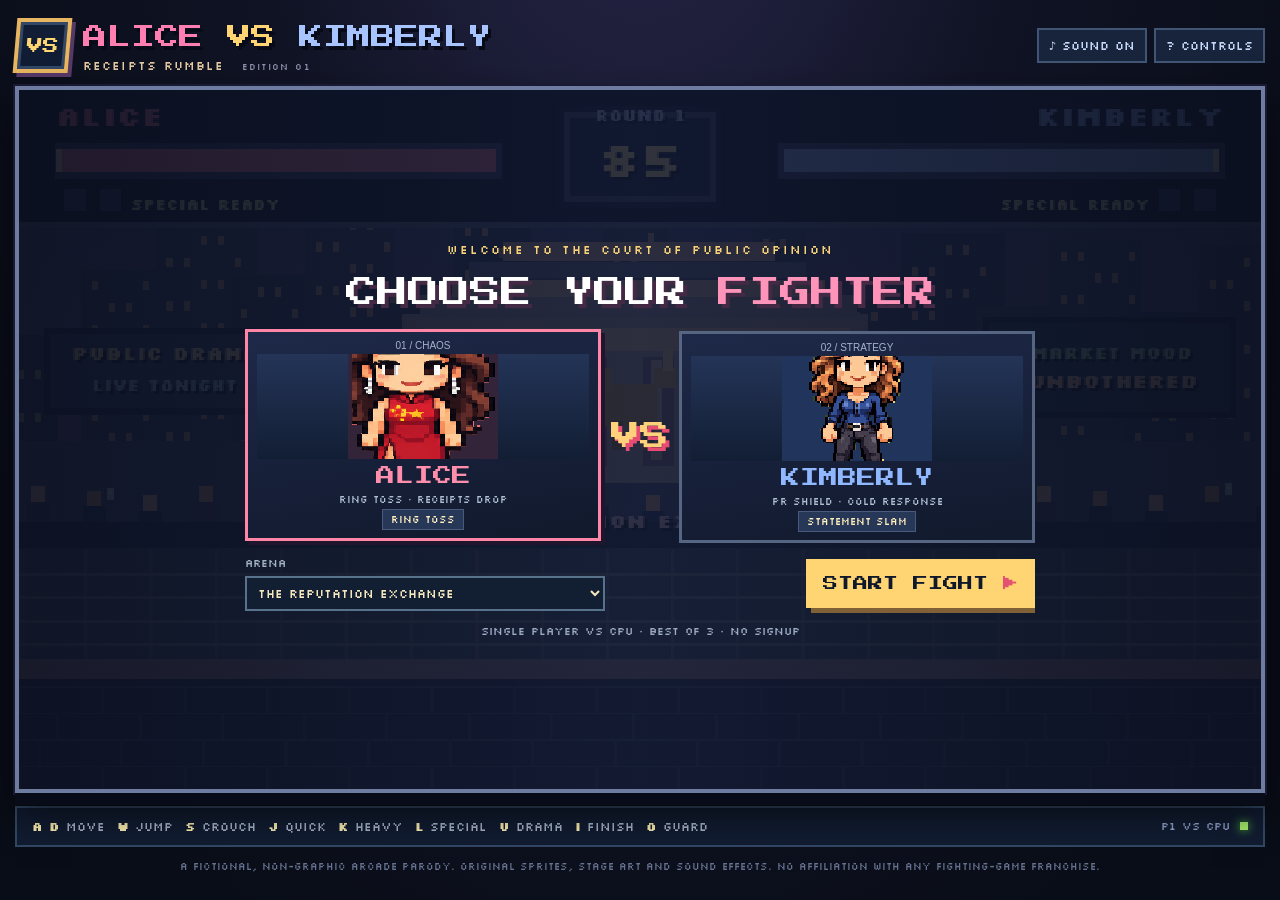
<file: alice_vs_kimberly/source/index.html>
<!doctype html>
<html lang="en">
<head>
  <meta charset="utf-8">
  <meta name="viewport" content="width=device-width, initial-scale=1, viewport-fit=cover">
  <meta name="theme-color" content="#0d101e">
  <meta name="description" content="Alice vs Kimberly: a free retro pixel-art fighting game parody. Choose a fighter, settle the drama, and win best of three against the CPU.">
  <title>Alice vs Kimberly — Receipts Rumble</title>
  <link rel="preconnect" href="https://fonts.googleapis.com">
  <link rel="preconnect" href="https://fonts.gstatic.com" crossorigin>
  <link href="https://fonts.googleapis.com/css2?family=Press+Start+2P&family=Silkscreen:wght@400;700&display=swap" rel="stylesheet">
  <link rel="icon" href="favicon.svg" type="image/svg+xml">
  <link rel="stylesheet" href="style.css">
  
</head>
<body>
<main class="shell">
  <header class="masthead">
    <div class="brand"><div class="brandstamp" aria-hidden="true">VS</div><div><div class="brandTitle"><span>ALICE</span> <em>VS</em> <strong>KIMBERLY</strong></div><p class="sub">RECEIPTS RUMBLE <span class="thin">EDITION 01</span></p></div></div>
    <div class="headerActions"><button class="tinyButton" id="soundBtn" aria-pressed="true">♪ SOUND ON</button><button class="tinyButton" id="helpBtn">? CONTROLS</button></div>
  </header>
  <div class="gameFrame" id="gameFrame">
    <canvas id="arena" width="800" height="450" aria-label="Interactive 1v1 arcade fighting game, Alice versus Kimberly"></canvas>
    <div id="screen" class="screen selectScreen" role="region" aria-live="polite">
      <div class="screenContent" id="screenContent">
        <div class="eyebrow">WELCOME TO THE COURT OF PUBLIC OPINION</div>
        <h1>CHOOSE YOUR <span>FIGHTER</span></h1>
        <div class="fighters">
          <button class="fighterChoice selected" id="pickAlice" data-pick="alice" aria-pressed="true"><span class="fighterNumber">01 / CHAOS</span><span class="avatar" id="portraitAlice"></span><strong>ALICE</strong><small>RING TOSS • RECEIPTS DROP</small><span class="moveTag">RING TOSS</span></button>
          <div class="vsMark">VS</div>
          <button class="fighterChoice" id="pickKimberly" data-pick="kimberly" aria-pressed="false"><span class="fighterNumber">02 / STRATEGY</span><span class="avatar" id="portraitKimberly"></span><strong>KIMBERLY</strong><small>PR SHIELD • COLD RESPONSE</small><span class="moveTag">STATEMENT SLAM</span></button>
        </div>
        <div class="chooseFooter"><label>ARENA <select id="stageSelect"><option value="wall">THE REPUTATION EXCHANGE</option><option value="podcast">THE PODCAST COURT</option><option value="gala">THE GALA OF RECEIPTS</option></select></label><button class="primary" id="startBtn">START FIGHT <span>▶</span></button></div>
        <p class="menuNote">SINGLE PLAYER VS CPU · BEST OF 3 · NO SIGNUP</p>
      </div>
    </div>
    <div id="announce" class="announce" aria-live="polite"></div>
    <div id="endScreen" class="screen endScreen hidden" role="region" aria-live="polite"><div class="resultCard"><div class="eyebrow" id="endKicker">MATCH COMPLETE</div><h2 id="endHeading">DRAMA FINISHED</h2><p id="endDescription"></p><div class="results" id="resultScore"></div><div class="endActions"><button class="primary" id="rematchBtn">REMATCH ↻</button><button class="secondary" id="selectBtn">CHARACTER SELECT</button></div></div></div>
    <div id="pauseScreen" class="screen pauseScreen hidden"><div class="resultCard"><div class="eyebrow">THE GROUP CHAT IS TYPING...</div><h2>PAUSED</h2><button class="primary" id="resumeBtn">RESUME FIGHT ▶</button></div></div>
    <div class="mobileControls" aria-label="On-screen fighting controls">
      <div class="dpad"><button data-hold="left" aria-label="Move left">◀</button><button data-hold="right" aria-label="Move right">▶</button><button data-hold="jump" aria-label="Jump">▲</button><button data-hold="crouch" aria-label="Crouch">▼</button></div>
      <div class="actions"><button data-action="quick">JAB</button><button data-action="heavy">HEAVY</button><button class="special" data-action="special">SPECIAL</button><button data-action="alt">DRAMA</button><button data-action="ultimate">FINISH</button><button data-hold="guard">GUARD</button></div>
    </div>
  </div>
  <div class="bottomBar"><div class="legend"><span><b>A D</b> MOVE</span><span><b>W</b> JUMP</span><span><b>S</b> CROUCH</span><span><b>J</b> QUICK</span><span><b>K</b> HEAVY</span><span><b>L</b> SPECIAL</span><span><b>U</b> DRAMA</span><span><b>I</b> FINISH</span><span><b>O</b> GUARD</span></div><span class="cpuBadge">P1 VS CPU <i></i></span></div>
  <p class="fineprint">A fictional, non-graphic arcade parody. Original sprites, stage art and sound effects. No affiliation with any fighting-game franchise.</p>
</main>
<dialog id="helpDialog"><div class="helpTitle">THE RULES OF ENGAGEMENT</div><p>Choose Alice or Kimberly. Win two rounds before your rival does. Land attacks, jump over projectiles and time your special moves.</p><div class="helpGrid"><span>A / D</span><span>Move</span><span>W</span><span>Jump</span><span>S</span><span>Crouch</span><span>J</span><span>Quick hit</span><span>K</span><span>Heavy hit</span><span>L</span><span>Unique special</span><span>U</span><span>Receipts / Cold Response</span><span>I</span><span>Big finisher (cooldown)</span><span>O</span><span>Hold guard</span><span>P / Esc</span><span>Pause</span></div><p>On mobile, use the touch controls beneath the arena.</p><button class="primary" id="closeHelp">BACK TO FIGHT</button></dialog>
<script src="game.js" defer></script></body>
</html>
</file>
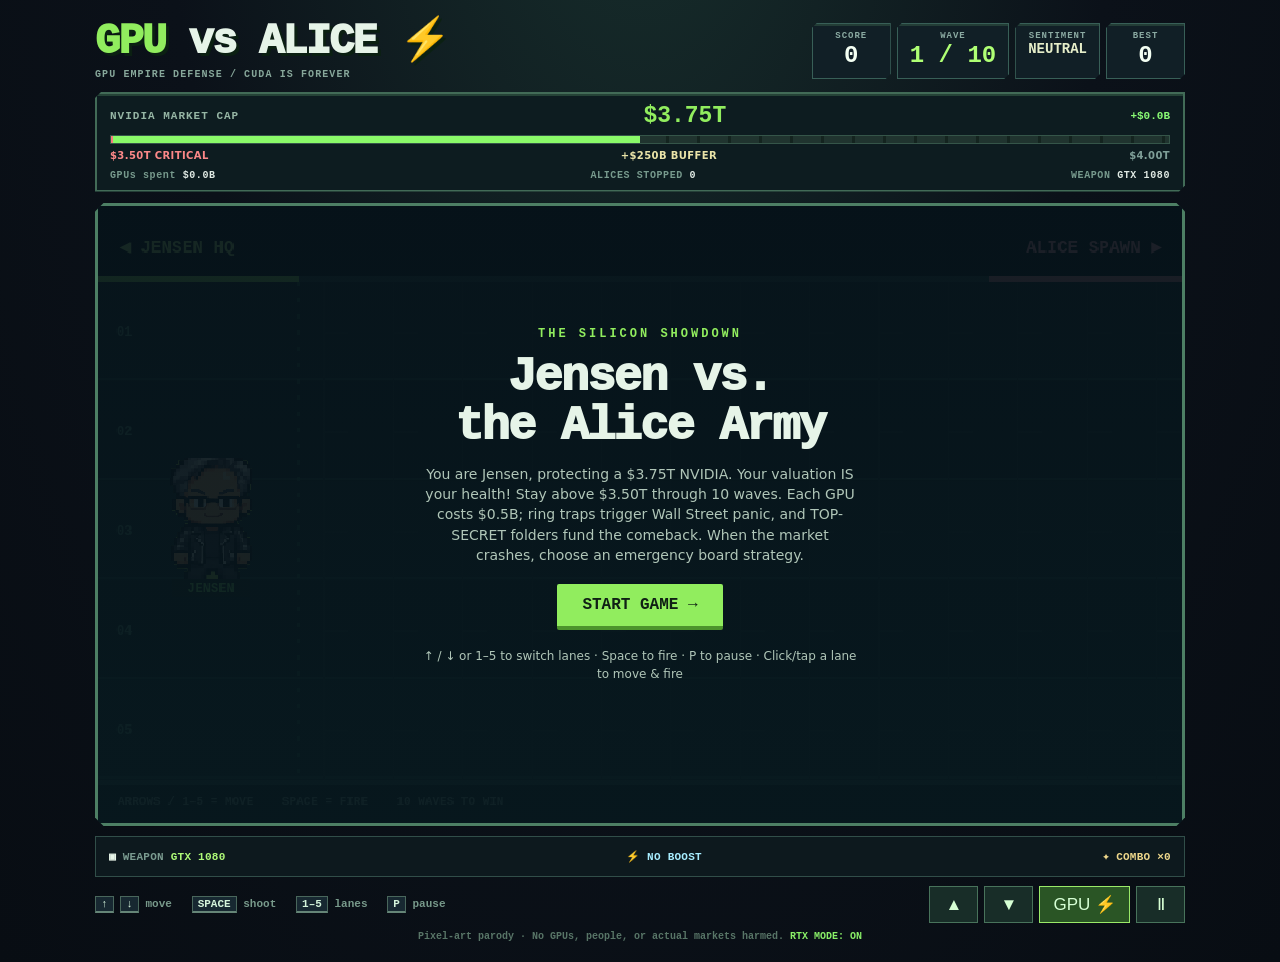
<file: backups/index-before-board-modal-fix-2026-11-11.html>
<!DOCTYPE html>
<html lang="en"><head><meta charset="UTF-8"><meta name="viewport" content="width=device-width,initial-scale=1"><title>Jensen vs. Alice — GPU Empire Defense</title>
<style>
:root{color-scheme:dark;--lime:#91ed5e;--ink:#091117;--stroke:#416859;--paper:#e6f4e8}
*{box-sizing:border-box}body{margin:0;background:radial-gradient(ellipse at 50% -24%,#18302d 0%,#0b1119 53%,#080d13 100%);color:var(--paper);font:500 14px/1.45 'Trebuchet MS',system-ui,sans-serif;min-height:100vh;padding:20px;display:flex;justify-content:center;align-items:center}
.wrap{width:min(1090px,100%)}header{display:flex;justify-content:space-between;align-items:center;gap:14px;margin-bottom:10px}h1{margin:0;font-family:monospace;font-size:clamp(25px,4.1vw,42px);font-weight:1000;line-height:1.05;letter-spacing:-1.8px;text-shadow:3px 3px #0b2012}h1 span{color:var(--lime)}.subtitle{margin:4px 0 0;font:700 10px/1.4 monospace;letter-spacing:1.1px;color:#87a79a}.stats{display:flex;gap:6px;flex-wrap:nowrap}.stat{background:#111f26;border:1px solid #385f57;box-shadow:inset 0 2px #233d36,0 3px #050c10;clip-path:polygon(0 5px,5px 0,100% 0,100% calc(100% - 5px),calc(100% - 5px) 100%,0 100%);padding:7px 12px;min-width:79px;text-align:center}.stat small{display:block;color:#8baaa2;font:800 9px monospace;letter-spacing:1px}.stat strong{display:block;font:900 clamp(17px,2.2vw,24px)/1.25 monospace;font-variant-numeric:tabular-nums;color:#f4fff3}.stat:nth-child(2) strong{color:#afff74}
.economy{border:2px solid #426b57;background:#0d1c20;box-shadow:inset 0 2px #254337,0 4px #050c10;margin-bottom:11px;padding:9px 13px;clip-path:polygon(0 6px,6px 0,100% 0,100% calc(100% - 6px),calc(100% - 6px) 100%,0 100%)}.marketTitle{display:flex;justify-content:space-between;align-items:center;gap:10px;color:#96b6a5;font:800 11px monospace;letter-spacing:1px}.marketTitle b{font:900 23px monospace;color:var(--lime);letter-spacing:0}.marketTitle span:last-child{font:800 11px monospace;color:#96eda0;letter-spacing:0}.marketTrack{height:9px;margin-top:6px;background:repeating-linear-gradient(90deg,#20342f 0 28px,#14241f 28px 31px);border:1px solid #355549}.marketTrack>div{height:100%;width:100%;background:repeating-linear-gradient(90deg,#80e55c 0 28px,#4d9e45 28px 31px);transition:width .2s}.econFoot{display:flex;justify-content:space-between;gap:12px;margin-top:6px;color:#779a8d;font:700 10px monospace;letter-spacing:.6px}.econFoot b{color:#e0eae4}
.frame{overflow:hidden;position:relative;border:3px solid #4d7f64;box-shadow:inset 0 0 0 2px #17362b,0 12px 38px #0009;clip-path:polygon(0 9px,9px 0,calc(100% - 9px) 0,100% 9px,100% calc(100% - 9px),calc(100% - 9px) 100%,9px 100%,0 calc(100% - 9px));background:#0b1920}canvas{display:block;width:100%;aspect-ratio:1000/570;image-rendering:pixelated;touch-action:none;cursor:crosshair}
.overlay{position:absolute;inset:0;z-index:3;display:flex;align-items:center;justify-content:center;background:linear-gradient(#061219e8,#07171def);text-align:center;padding:16px}.overlay.hidden{display:none}.modal{max-width:500px}.overline{color:var(--lime);font:800 12px monospace;letter-spacing:3px}.modal h2{font:1000 clamp(27px,4.4vw,47px)/1.05 monospace;letter-spacing:-1.8px;margin:12px 0}.modal p{color:#b0c6b8;max-width:440px;margin:0 auto 19px}.btn{cursor:pointer;background:var(--lime);border:0;color:#102015;border-bottom:4px solid #4c942c;border-radius:2px;font:900 16px monospace;padding:12px 25px}.btn:active{transform:translateY(2px)}
.gameStatus{display:flex;align-items:center;justify-content:space-between;gap:12px;margin-top:10px;border:1px solid #314e49;background:#0d191e;padding:8px 13px;min-height:41px;font:700 11px monospace;letter-spacing:.25px}.gameStatus b{color:#affb78}.gameStatus .combo{color:#eed78b}.gameStatus .boost{color:#a7edff}.controlbar{display:flex;justify-content:space-between;align-items:center;gap:12px;margin-top:9px;flex-wrap:wrap}.help{font:700 11px monospace;color:#789a8b}.kbd{display:inline-block;border:1px solid #49675c;border-bottom:2px solid #658577;padding:1px 5px;background:#172831;color:#d5f5dc}.mobile{display:flex;gap:6px}.mobile button{border:1px solid #48735b;background:#182d28;color:#d6ffd4;padding:7px 13px;min-width:49px;font-size:17px;cursor:pointer;touch-action:manipulation}.mobile .shoot{background:#2a5525;border-color:#9aea68;min-width:80px}.foot{font:600 10px monospace;color:#587567;text-align:center;margin-top:8px}.pill{color:#8af068;font-weight:800}
@media(max-width:760px){body{padding:8px;align-items:start}header{align-items:flex-start;flex-wrap:wrap}h1{font-size:31px}.stats{width:100%;justify-content:space-between}.stat{flex:1}.stat strong{font-size:20px}.marketTitle{font-size:10px}.marketTitle b{font-size:20px}.econFoot{font-size:9px;gap:6px}.gameStatus{font-size:10px;flex-wrap:wrap}.controlbar{justify-content:center}.help{text-align:center}.mobile{width:100%;justify-content:center}.mobile button{flex:1}.subtitle{font-size:9px}}
@media(max-width:460px){.stat{padding:6px 4px;min-width:0}.stat strong{font-size:16px}.marketTitle b{font-size:18px}.econFoot span:nth-child(2){display:none}.foot{font-size:9px}}

.marketHint{display:flex;justify-content:space-between;align-items:center;color:#7f9f98;font-size:10px;font-weight:800;margin-top:5px;letter-spacing:.4px}
.marketHint span:first-child{color:#fb8888}.marketHint span:nth-child(2){color:#eae4a8}
.economy.danger{border-color:#d86067;box-shadow:0 0 18px #b738373d}.economy.danger .marketTitle b{color:#ff888c!important}
.boardOverlay{position:fixed;inset:0;background:#02090ddc;display:flex;align-items:center;justify-content:center;z-index:50;padding:20px}.boardOverlay.hidden{display:none}.boardCard{border:3px solid #f8b969;box-shadow:9px 9px 0 #080c11;background:#142227;color:#f7f4dc;padding:22px;max-width:560px;width:100%;text-align:center;font-family:monospace}.boardKicker{color:#ffb866;font-size:13px;font-weight:900;letter-spacing:2px}.boardCard h2{font-size:26px;line-height:1.13;margin:12px 0}.boardCard p{color:#91fa7d;font-size:19px;font-weight:900}.boardActions{display:grid;gap:12px}.boardActions button{cursor:pointer;text-align:left;border:2px solid #88d6a4;border-radius:0;background:#19382f;color:#f0ffe6;padding:15px;font:inherit}.boardActions button:hover{background:#285b40}.boardActions b,.boardActions span{display:block}.boardActions b{font-size:14px}.boardActions span{font-size:11px;color:#b5d0c0;margin-top:4px}
@media(max-width:600px){.marketHint{font-size:8px}.boardCard{padding:13px}.boardCard h2{font-size:20px}}
</style></head><body><main class="wrap"><header><div><h1><span>GPU</span> vs ALICE <span>⚡</span></h1><p class="subtitle">GPU EMPIRE DEFENSE  /  CUDA IS FOREVER</p></div><div class="stats"><div class="stat"><small>SCORE</small><strong id="score">0</strong></div><div class="stat"><small>WAVE</small><strong id="wave">1</strong></div><div class="stat"><small>SENTIMENT</small><strong id="lives" style="font-size:14px">NEUTRAL</strong></div><div class="stat"><small>BEST</small><strong id="highScore">0</strong></div></div></header><div class="economy"><div class="marketTitle"><span>NVIDIA MARKET CAP</span><b id="market">$3.75T</b><span id="moneyChange">$0.0B</span></div><div class="marketTrack" style="position:relative"><div id="marketbar"></div><div style="position:absolute;top:0;bottom:0;left:0;width:2px;background:#f47b7b" title="$3.5T game over"></div></div><div class="marketHint"><span>$3.50T CRITICAL</span><span id="buffer">+$250B BUFFER</span><span>$4.00T</span></div><div class="econFoot"><span>GPUs spent <b id="spent">$0.0B</b></span><span>ALICES STOPPED <b id="stopped">0</b></span><span>WEAPON <b id="weapon">GTX 1080</b></span></div></div><section class="frame"><canvas id="game" width="1000" height="570" aria-label="Five lane GPU shooting game featuring Jensen and Alice Huang"></canvas><div class="overlay" id="overlay"><div class="modal"><div class="overline" id="overtag">THE SILICON SHOWDOWN</div><h2 id="overheading">Jensen vs.<br>the Alice Army</h2><p id="overtext">You are Jensen, protecting a $3.75T NVIDIA. Your valuation IS your health! Stay above $3.50T through 10 waves. Each GPU costs $0.5B; ring traps trigger Wall Street panic, and TOP-SECRET folders fund the comeback. When the market crashes, choose an emergency board strategy.</p><button class="btn" id="start">START GAME →</button><p style="font-size:12px;margin-top:18px">↑ / ↓ or 1–5 to switch lanes · Space to fire · P to pause · Click/tap a lane to move & fire</p></div></div></section><div class="boardOverlay hidden" id="boardOverlay"><div class="boardCard"><div class="boardKicker">⚠ WALL STREET PANIC</div><h2>EMERGENCY BOARD MEETING</h2><p id="boardValue">NVIDIA AT $3.57T</p><div class="boardActions"><button id="boardAi"><b>ANNOUNCE AI BREAKTHROUGH</b><span>+$100B instantly · 50% risk of -$150B correction</span></button><button id="boardProduction"><b>RAMP GPU PRODUCTION</b><span>+$10B/sec for 10 seconds · slower GPU firing</span></button></div></div></div><div class="gameStatus"><span>▣ <span style="color:#7a9b90">WEAPON</span> <b id="statusWeapon">GTX 1080</b></span><span class="boost" id="statusBoost">⚡ NO BOOST</span><span class="combo" id="statusCombo">✦ COMBO ×0</span></div><div class="controlbar"><div class="help"><span class="kbd">↑</span> <span class="kbd">↓</span> move &nbsp; <span class="kbd">SPACE</span> shoot &nbsp; <span class="kbd">1–5</span> lanes &nbsp; <span class="kbd">P</span> pause</div><div class="mobile"><button id="up" aria-label="Move up">▲</button><button id="down" aria-label="Move down">▼</button><button id="fire" class="shoot">GPU ⚡</button><button id="pause" aria-label="Pause">Ⅱ</button></div></div><div class="foot">Pixel-art parody · No GPUs, people, or actual markets harmed. <span class="pill">RTX MODE: ON</span></div></main>
<script>
(()=>{'use strict';const canvas=document.getElementById('game'),ctx=canvas.getContext('2d'),W=1000,H=570,LANES=5,TOP=70,BOTTOM=530,LH=(BOTTOM-TOP)/LANES;const scoreEl=document.getElementById('score'),waveEl=document.getElementById('wave'),livesEl=document.getElementById('lives'),overlay=document.getElementById('overlay');const makeImg=b64=>{const i=new Image();i.src='data:image/webp;base64,'+b64;return i};
const sprites={
  jensenIdle:makeImg('UklGRmJNAABXRUJQVlA4TFVNAAAvYMAnEA1AbNtIkgTVoXtuIU/+AVc/E0JE/ycAwNd4vxAvQ/dj/OBZJXfbizlldzzn4v3oH7BasptrSBZqVFgJlbQ0AH+/nwq4KjUA+l5AGX1clmoSk6R0hVUm1kaVVNs3V6h/AjTbGtSMARxUFqh/Y4yT5eq00e4X8JVVjS/WwBkHYwydB7lRkyxydzv176I246DqIFXtneO1RzR5ns3pb2Fabar12OOHMVoffUn/xpM5Z8WB+nKms6oWIGd9DFXUD2Z8QIVE2SiqLQxkqbbtNtLq3F3Rrqr5j6gHkHMSRojL4/EQ4nJ/HMZAW7Ft125UXBw24iIWZiMW5iAmIh13zt1P/f+fkXM6CIcjyTa0JUly5Dg+C2HytL6jfKLx/39F6wIwBIt7sEVDN2dnuvs/AQAHbwGA1Dcd9JUkSQqZoAghAIAaZlATywQWWRx3ARRAobvumkvOADBBVeqmWbbSdKve0QceHS3DtEvyhBNlSRK8LEA8B2QtCioti2qqNaVhz/mvJLiyrW2QWurDUjozs2JhaRSKy2IDR/Yh9s0mjDSS8DLcnraXxQ8cWlbLXTUNQvdQZRnuEJ7Zcb7LP8kPETIkuRNXTgn8GFPWlMUkwHvA3G7wLeuxb/hMJCAJXAmCoLgP1ayEIhQktbRaO5yuWVMICo4JgsIlnWZyJNpcO5/ZszYmNoQxEgSgKAoIgpFfJr9wA18BfEYIx5mzxZrd2J8th2MqAZA4AE7ilyBgsAIM8kqbH+GMX8h4X+KwCgiEsIlh/c8fUtqCSNYM9udAnD/chNj219stjyq8p+sd+ceJITZx3I/7yxXAJbsrdhkO9xegTg6e/1eMEr6PsW0CwMAfJ3ZOOTt6jWKxCKqj9EA53B8AWJW+T/HoPu8/DhcBjPde1/72mZcTfw1hMijejozr27v+9tLJxv0IQH1WV93XXWuvb/nbYJmN21AJcpjrn7orNozjZZ8ffRrvkyTBt+DKabZHT5/kkCQYGRkJYpLceSmgzFvML6PtyWkvwORrHkm3CBIg+j6GTmIwzAAFXqb/nj9t3eEMgLgJ4Y/Cv6v4AdQ4y5ATw8xIwCjdClOX119d42Q828bQZPyW7e3djSSNMExMympkZh0Kz11WKs6maYFv/PMlyXNQZm5gk3DCSXiM8RKneeAEKIDF09l//[base64]/Zprrgmg0f6JIWKrihoUBc9DNXUnqgeXDCaGoDtI5zs/EgDz4UmkSwJ6T1EAIWRrsvCISbyEi3SOdgrAbv42rdYpLuhBURSh2GchBAcQsvLZ/46+LHDyz0/V8mAQBrmTFPIgVQh8EAZtV3AplRCO7ZDHuxxIfUgVgoCVOGelAAQc48r8Q1B9VwQQKOci1J4eNAjhM1ObIHxUAAXiTJzVCFlEjp4IEcv8422AaJdVCFE63Vw8ej4vjnooslS6rgCk4AcQEChd7SqKSwDeKy6K2hVC3RkMprhcAhU6o9dCdgFFUXwmBMzAoG0bQTF/2NvtH0JETEC7op3eSFnTm6A3G0pvrUIrNAVp82xSbY5LonIeLb5RkebSuuwqVNEVShV91aqdVNhwSE960xSFYDzNouDSAfpq78+l3BRF5qVHpbuS2e6lNpVWHo0Ky4SXTco/CrKnBqK6VTq1qegooiQdqS29LWQgW2Uts6u1ajh4eB4ix04VoXmQOUR47KOsleYH4NfLkZzP5/P9/t4rcJuauae3Ydo9zMwzPcvMzMzMzMzMzMzMMMy8TTNNHvcYq977/X7fz2eT2F2u+Qu+ihyOw9yecErRO7zLuyy8QGdCDoMDpchzsJQK/BbeRgsV5lY48eEtlFZYh3ex5hQrnCw4MGot1aEClhbfITxymJM6WFr78BbqsGStXphH3MqCpTgwVIreYRxOhWHAB4fTdaiDfVioS2DICjvkHKxR+7DwAsu7Fc7A8m6YHFioQIXl2bZtVZJk22q9jzlFTMU8zByKhcNmZmZmZt475WUnd9n/wJDivdO8/2DvHDMzYzBHWImI7W5moiJrzdE90bZt2ra1baXW1sfE2nfd89i2zZD9PCEbIUWtoG3GbERt22bIuPc+R3titFYFBEX+jzYBeub/Vy1Zb/7/tU/DFTNjpMjMduTQ70ovyOUXgaEzFDNLl3Rn5k6fvf5mv4V/0Ga3GQTjctbBCpZhJ4KViDWmSHSCSTo4yUq2smNmRsFOdtBJB9vQZndkto/ZohMcQ5drkhWY7anHkQs76OB2cAynXGJpmyKR2X6gg04m6WAF94ZqM/uBMYilE9w2LzNPPdmYRFOqO+FKOnL5mJntWzdts9uwg5v4liTJkiTJtohYo7Jv7/3/v9nVYUKWG0kSJElStejGHv/sHQf3vN/sbrrGBABkq3qk8799qmfeHNuQcNfujucmKmEChCNeLhAEhLJE0CRCbIGAiLAdgBX/[base64]//1HhzaE+6p8vkJHlW7x2b/5Uc5vB7Gr4TwglcM4TMe4BPKdSiuAF7MeP423NG3gbiBrQe/Z/IuMMLF9jCRPzaZx59MmRNTloFieCeRaKeg1bNtZN3O0WJucS7YZmNPhHCSESJZlxxhHa5Jm4xMJIQ6hItvWLtOuBeeDP5Ry0/twD6ja0//dd/7oeh8PfRq8BGpDXmJEBIm2r+ec7T1YyDmTC5oqZBgbBQnz2Cw3gmCvEzcOT2AhKPsainO/RRwci6+CbFrQMSH4lcmXOIQsuvrEbpar9wpaiEUCytGGEt3S7NcRjSYpQpzk735WR1VO8jdf/hBewy185tfZhaPFOI7AsuiFfWMBdmj+Sr4qXbOFsyUzYSzEyCEWZ1RnRmhhQgAzjCIHFR886WSg4G1l6MhOo6FqOz640lz+T0OsO+HszCZPbHOE94LxXmIRUhTkIxDp8gghXgnX8EZ5iv/7JVV4jr/96l3gpVRwcpef+r1OnoAqWBtZbebicMfSOeBNwynJEboHbyQen7BE8DFUzObcaBkX3IXucdJDlqRoAX3xMl2dQnLiPfqRuOTb2WgdCTw+3Frjnb095i/Wcn7kcSwFJsx0YZRJY1BQX+RAaNJCE84OzEa2ASOkrPwMgPbCET7hs5UYecL6HeIe7oqvktx7l5+1vDYzu1N7WGI8EtWnYTMHyKVPxu8MLn+3F2F/k2flE7fdpbie4+JY8pn6na6cE+Y3+YltPjVedgHPMuzPgY/Db0SIgxOjGDtMWaArrLV7Wu5/npCNkOW37hETiXEcfkMVKZ9O79tMvU/5rq4lPIB3NmpsEh9h9yJJqEJUMBZOE2wfUfzrb0eS7ZRjDTKlYlabRm5pYYJUAddkAlPoMW1TeNvNKhlOaZWyfbIs5EWBO8Sov2AN2AokQaBBjZR02ywbrqQmubRGVqBtQp411tqRtfk0kV6yjOA2jnRYdJrUBoO9ghrTpl3QkaGLQyw/[base64]/j6pAUmYMW3WqURZ8SeEbrCK3MvG5NdsMt1A7sQ0joXJKZkejcySCahrTTlrkvauaJbnGDG0YaYWWDBH2GtvaW3Ho9M8ZCKcaAjf9itkyEvvR3UJmwpoc3h5AkRLcW/Oy0wiWThppBnEsiCLcx4AkapAtvATiFPnMZzXCQcTIWSY/9AMBtp+IlN55AcwBKzA9rUfSy5LE7b6AMf+TtyMMYxvvdfkQam+JSNnr04/Ff8q5H7ZtpIYfj2DDiPyk3MWYb81yKeAuqXxHEoWfCQhEJ8YwS4fhUjw25KViooiYrpjFu8s1EGdbul5w6OyF+/5uXCPsyHWNkcrJKd8AeW38xczi0liRl7Omm1iXHTadcs0sUtOw67bN3ZZtljYrUffJ6npePlN9p9GyU2yILVBn3mpvLWRDFtc+2yteNQAMnKMKGwDTWuzmn1kHJuQkCGQBiuZNoInZ36ldeGkQ/Wmzka3UzErS4HgpaQJGEkXrcdfJTbSYXSjjOfyNSoxuERJupZ9lSnd1PKsLzGp8FlqYv3YiO84FT8fKMwH2wWIUxuvbuK1ZvnCIEPbGz/wJSkCbY4vz4jGvN7FyDiDVPLWEi8zWpAFouMDdZYJQYa5CE1UBKLdZ8HJErtt2DsW+kLQEsO3aJ0QWoWCjGDGAx6AAHY1E5bDxYbLG6ROgpZbA+vVgcqU6agEBbeJpxghks0Moys7O5uENetY3ZMM4ouUAOGZEjaXfBrojVou3DGghQiIAFDEFGxUBsT/[base64]/4wMMwjiC5ukSeOJ4WhjajeVxBTCx2f/gMDzeglqSMUyIlsqm6Y4/D2HoI7aIWnuxsMyUjuuxmv+JlKilqjR96CBnEUGaA9MaNfR00gB0TOnMCMkK2UPwkpaXVWLYX6sXwZUf7fPhDWPIFR1iUAix4iEFpuO3NbZ+0oYUiprETeB5MHzLavub8NfhtVnj1VeChNpkkwXKSdI1FgBB1o8eI6BzLOEjEx/vI/[base64]/8BBJnqWgMT98sa/[base64]/X9aZG9mjYfRb6vIZt+/fdBIU+/gVdRKFp0CLECVr9CaUNkIPqolyQVd67pc4D4d/69DgInb/bI/dhsvvxm15LwP/8tBQxjpuflTMQ5jC+5n7FAtHhwmw7ZO8rUUHAM/6L+9CBJbuFJo1RQ2OkAtwYzObrr1I6mktCUuI47/[base64]/TksCCyhvOHOuYvNBbskWFhMCEKdKxw6xvnvZNETk32ET2O0CkGnBrvA4ycmmGyUWMD2xAD3ZbGgfVDVSNy19tobYzsrbFsyoOTTgR2ojLNggkJ+akfrzYdD/Av8jXmF43R3BJqcySKkW8GDVdfzQOeYMVHocVrqZRl/9l3uTwzTI9hsVHBW694ErzF/fNrEQ08Xo2MhByhNFaTgtJQyME+Fdt+CSLnJmdswAsi62RqYsSZPkiOwH0MVJsxw4zsy9ormjFxd9Ccl7CurAysIH5amDPP3kVZ9oa581tMWh9knTneRfcSAlfeZAsURkSGjLG7IJmAqgjG1YpCGGebmzLQY4STe8MSIbpml01MChbgxT/SLi3vYIfOf3MCzABbpMfqC4Bs3Y+x6/r+gxnfvmwzWyw2LnB9L/NbF3ZaGraW/[base64]/C19+bhE7IzU4qDlAlTQwO849CHlwEj0X04zPdoDxU01r3SMzOPqxo73xjjbRP8AfeD4ZwDe21sGUa7uWYVZmcEHPLLXqb/cbfncTzlXSkzmPhBy56DTdp+lzPuuDxitF2d5L++GkB0fQvwwXs0sKI9Fb/+9iS1j4Cj2UrwRvuKMkYCZ7YVhaxiiRkGhdqw+xxHx4Z/pfE2dJkEsyFg/pXWW2Ni32a2iayO693gC+6eb8216IOwJCBjsduRsajTKbvLSJnUqLy8BvsU8No/64n/yePwaJSeEMX8j8Ye6aulXmjhz2p501wyvI7owI8Fm1WKJGe9w7GxVtkwYmtLq8mVXBqaYMZwztgic1gva+2td3aofBbkp5s9XmL+zLa0VnxgDDqvmTZZYWLObvb9mdm/[base64]/w60UiFEGoJzsin9HdKWf5iHP3FZ1XGjMfS17ubT/06mhPp8C1L0GXRwSQnWGeou84v1xXjYy4nO/Zg0p2owuZ2kzcBg2lBPP5DWe3+//550f1BA9qMjEDhH97dyz+HN8m+xLbf+4boQy/o5u+FDu2pflCSJnB4i4+L0RAtiEz/vqNZmPL0TpIUEba3lR2xPw5j770+nTZ+moOxxpP83iIc7B+HDpiiarRa0TjylKN4GBdkWNbH1vhgV5Uvm9ys7vTfSzUsbGAW0Y3r9iRvGJFsSAZGw/gLLkxt98yfkQmOfauYcsxnLVig7wjJuqWz6EhAS+/i0dx7XL71cGtojcIQKSGmj8SdcDgQOMibeWln+qvm7zuwIdKsAzBshgvfKrLvbuqZ2ECtGXjIowmIQtKA5oVhYITVm1WllayeKyS7B37D+xj5XkkzQC8aNBRMo54d9aXjOUxZdFltqWnOGkdb0/rzWUjqkUwSHBLK6BjNjP8mGsBmuZb53RfpFo2YPYvosH9SWSYg7V3MKwYsvAa45J0VigEqVMKMHGu8bMXp4i4uB4+PV+Q7hCZYxWyZeTtHXJ/M02pnu3j8t76dx3nju2o1BYgEYZoYJnC38AWWQKNcF0ghhFg+eC5piOKf9Rbcivy9ne83+3FOGClQs6M1F+jstHZLBhh6L+4BQrzHqb0JENFLbvDzZe0HF5wiNE87k5KSNJXNCj3sZZIfBCx6ubmHnxfSkgYbOLBkvCyjZXf2qVdODWv9oYcJwCHwpsWLmdNyl//0jmiYrwjQMW6CZJy17b4+9RM5Wnysv6TtJznJ+3vycWXakk6KhDRO/o8nl9WM7LDtghUrMMXbgwcMVj+6DmvtsIzKp47EQ1o2PEI1tKwZDBS8WzGEiwlmibDNio2SIbfaS611x/c9OPkbcPI/vitFZr4ECfM10kotCMxoTKhJC9AhYiqeDR2AZeNMh5FA72Khe3YHHzZ0A5AaM++kt1ZXN3AzmJkFboSGHJhmm8/IeYnMRnlOh93LUS3R+8BGnWmo2EqUoAA1/E3MCHYziCVHLCBLr61JJHXm2RGOnHR/iSd4o5TUErClxafEYgyIdj0sOh8bJNgYL1pg4NN9uswhP1gGPZBN/DxaRbVk8mIpTFysNThlm7TENqMXChpdBSe4ZJ1HYfc6JN4hBrbmxXW4YEpMhQy01osGSZKBMlBmj2VcldSwmJYgBXsRlyGWcwC/7ZFf17wFtiFWobGeBr3lhDCqwiditaN+9MsogIUybNsK9yjgNmshdcFIIRlKiMjGkDR6GmnvGhnCUsCQCERW67YqCMvsXhKK2Zwh/IRriZ4CFMLwO/R14yxMoUHd0O8v948ceJd8tH6XfFtrz7aly9QOKS2hHcwGDzLfslOjWrEBkgTMlXHKoSlONopdaeAJ4Wv41biaof0PPCYiLxusAXURWX20wB7ecZz/nzEA4R3+bH0DBbQ2e+3IZjiasmEZGmdf9oxrk26D7e5JGmt/oBzvybP6voJb/Z33VjJCudw4G23DXyS7f2Sm6GaGGLDoTM9244UBx+dRmVLTXm720g7tpfDW7oYpZM2QD9he8vCPMOIK6YJewkfZ9a1wt/YB82S1wnEoZPxKmMKWC52wL+XH55lAHeW+v+i3nezV8S5+ouf3FAkj5DTPvqW14M95vz/90QAa01Mh5ggRGtL7DnXICk4s2VWy0fOid4E6i9RZBc8AG1zUp47yAgqGMsKhC5Brd/X0KiGhVG6RSNYxAyvaucIYBhm1L2d6eOZqJHEcKC0Bg6acb4uDGFOU+apAlrRJQhqYG78OHvLrf9U5UhR3AZW99RsRiFfcPaoVxhP8/IeyYzYN2HfNnTAGLpkjQVvafRK7vnNZ52bZ5hk4yyQmhZEXGY6pN95kZmsDTZ0rYkZLbb781Qsx0ldPbsB0CwT2wiPnHdMmtsge3K1XejDIIqV3avNvUgDhZuobX2ii7yPszW383ofSbiYnWNEdX8JINlZb9PNoL0Duekw9UrWQTRrS8Z0hw5QY2ajYThIfEzZZr8W/AI2eeGfdf+3tDhvYsCDKWhPxMNx3IW+cssfQg62E0h5lXM2GhnKEPc7NR8Qi0zw2iEVjMBaqg8khoBQJQU/SKPwIxIrdasl06R3TdMmrNeAGR3gfNwW7+R2zJAN6gAURHjZwxGhOxpsNeR5cnvAlj//tXy80GpVQj3Lw3f+Z8fAkZSWojRzK28hoGOm908+U63m5bE+JDNMe4Jub/tUPZDQasMemh7NzzCPo6Digzm3eO7mlB1Z6GTf0yoc5IzKcM5QFQkg3EdJUhWKvZjK6Jrsr9nz+j+lX3ojppX9A48QUXTp7ine04p6vsHYn/siz8We8CtOh1u4W/uoDrSKJaKMRt3dP8tE/CW/PBoC5aog/[base64]/43xpZIQVawgnMXtel5o7KgFmTpJRA0WBBsfOwccxC6HpXvR4KIF9bAjlo/sBlyMbthYRFSVIyQ7oHvfQ0sRLNYxtDhRK0uDoECqQIqfD8FaqoHlqiGGvHXf1o3r2BgThDvJuSJDWTknetGrQM+BZdcZOZzrBJMzitMGFs9YqPIHF4CiVp/g09zQFBvNzZkkF/OzF1mtVIMvAWnD0qXUEmz37E2ssUY/U+21vFi5rxO99E4+7tPnvFX34iyQRpmKE7WPFN5cBVu5EQJKeZ1crXp+QMmE0EZbX9UencZ1TAasyZB4o2yJHvZzheyzMySARqcUvM6tdRP8spSoDQ2NY70RSFjyCHu72O+xjZ/127wl97NwFvQXbz/MyP2LAgz8wlxyhvhG2/sB9f28NU5yC19nxzxQ4+2e4gt3rdDDb2gU1QLYQ1ZJhB5vN/GDv9X5P7ZcK6uKobrLg2C8i7L3QQ4wRlrCP3VOv/[base64]/9H+KSFxDjQ2OogZo2FkuB2W1oTZwiIq7missh93SAgCYQWtn5MVAKSAW3toV8h4jLH8yLgHJnOuihoWWKBbsd6yNZ8W9+j58xMkjm6gO7uaFm7jrIg1qLMEu6azYGrKQqL8ixND4PYqjoWfxYCm6J4/hLoPsc2BMFCwAA9qim/2uAjcQqak4YNfHS2sXyBryTPiyA4kRmdlgN3EhD30xVhgP4/CC+MHLwbMdoCh8HCqLHCWMnCIj1KVymGgAjTUY431w4BMbzYNICVgKcRYoAnu8jqRc3ZVclCgog1FSJykH0xdLWJyjlWDOfmBTFuYZFKDxOvUxClxZfTz2B1VKzz6fA4/GA846eDUo4XG03Q+BGS6Y+2JgQUSw//TuPeRjZhTBQIXSspLBGj2DjlI9R4h+3nOzxqGeCrkLtRp12yCtb0nfI04xxuYSrwZooMbQ7akBVdD2L7YcZfDYIEj7WJolunfiF9zpT/2WTR78pzVzspZEtYAESjvmiRGxFdGiGPfzKb/p9l4n3KYn+PyckKWpjSkzGujJxQMqCug4s/7ZeWoH34szehwNMcC4bflAIg3n2RLZmxG2uLnRiBZWiFsjVBoJOGY+hAxYzcS8Y6CBFJRsRfys5/Y3vE7oqdLntSG70e3C3N2QBjuMY/sup0M2uDM0beVp6m+cSH/p5PpTFz/zC4hU+MGwlM2y++DMsb71t93bB/yNPS/LoYk1gBkjGVgKIRA4SFw5IDvsA61xitPNg3y8HJb/J8YuzzyABb8k6w6MF4YTW/uRhUGDK0R2RCtOpNh8YKtXL2hJQ9kp0AdEQAu1bQ6MpUlky5F/IeCWPAUwsxEC+o5zIF/d0JI/gBCQDbFPyqqYtQWStTYM3+R074a+KyEFFsIHrHnvZv0HgwwbHbG/P1qfxCSiREbsdilLQhJKUQEkBKk1rws+nzMbUjvRSJ1of8au958IPAkrkPIOns5GZfmHrjbD9qP/4TVeJ3opv8YT8AAzGq2FFua1YZljCOaweZV4NzDIyCcCRVtrJVesotxER/Dl4AZnNBcxBh4z/2H0EF7KO0y9bhOc4afURjciV4uej+iAQzxaP4fj96TqBPG2iBVVIXTnrqA0fhjGiqaw/BCFtF/afAZssjpXT3wB2U0bXC2Y+UH86de674IR2VrojhgimAy3A26O0KJdKEJsUGJo3dNhmdoRwnTZMmutcOfpwHAGSP/z7rUL1nWRanBtruEnfHb8pPAo8ZVBTPjK56C1o6BRQorxvYaiDn1943JJZNZ/cAU7akEjvzUuD0iz1iVnVjeFGWdQWnyoOmqnPHL/yERnIA5MYuJ6dy2RNGzUZv5R/EsxW1tsABNGkQ11OHvRG0LEqO3Mt1hrTzy+DPRVyby78Q//MhvME3UwyFj7xRc8ZP+JtuM+2MFFVMkjvRAniS31N+uAHxa9tnoQN/95IVqE1pYNIYKQDcTZWbW/YcdGmoVPiQj4L1vBEVSd2rqORpVuI7uxz38zwHcgWMLryJU+pkxaYIvWVu8yMRpBSmblGX/nv+mjlbxmc5MvbagiKmEN2RZnLCcc7w11gGUb3Jan+5fPo89mrQXIWj11uAEs8bITGsRiBBQoYo5BZWbgNh/[base64]/lYLuURwOrK9ZeIo9HjrLWGV12eyszSpjmNESFCDG1wmcYhU/EDpSbFOSUB8oRYHMFFz4LHPMlm3ZfxcjoYj/aPfxK++CMZVNiCv3JEiUrJcRFkdXDi8aU8eJ+qN25+g43Bd90yatiCVqAm1URuuOy6KPxNkq6mPWk9qy952SmDbVAHC/vyuvdr1fuClXgzQh4kPwkFvUmu+SMuMWLRtquXeVB6jYoDY6UsUIeoE5d6yZSzOxjTv+8c457iTFlx1IKsqhCipXD/26v9aP/+Te3qgjxmQ7rMV5o/uC6wEZWDaBiStOdgRgiLb0w4yQD0rPJhxwKQR5A5A7+/nPEONNtrYd9fzoT0qEKbJcLR61xSXcLGfaYmTCAbd5gVagUfnKMjvPnPE43nVDFNwCLlSDNCzKUKUI2jDosFV9D2SBWYrZRl6Wa9U0WSEq7yGSnJ0zbp/Lbjm2FhomYmuo3MaPvL6SGwkZz5uxdNxNOITHDowlfxXYhmnB491pHElGEHGxL6zl2AiLUhAj3lqHKR/cyAhi3XWzZIVr2Cqr3XjCTIRGwx28N60mAJE4nw/08Y4VGTVRHuF1uhPD3RVRlp3IXHD2VzeP/vuvwdXyT4q4RFXo4PlQmMMvphEtKx1xk7EF7pxfCTGgWXMBlX1l4qai6GP/g84HIQFtYAsBwmCgKbyhkgdV67Af74P+729TBrG557/+TM/Jozv+keasDSto98z8wUcRtBQITGtFMkk9iaWEkodepMMITKwIpdkCbOvYpWOyFJzEIoZyUzd2NlgbbUBdeQ+pkCX3mFG2iZ5yMawH7pOrDludo1hUDCcq+4lR/x/80qNoB6tM5fuAdx0pt4gBM2edjbk3U0AsIwrDSJhlA8AdufoWZRess6x1bkg0CDgXdjIpz/Mf/IOIwZG7+xurePMDqgJlcCjhI2y1OjRjGMeKybqLqZ1vGNrVlQozUCVDSLyWbUJkyGUIx/2qKv1F5Uk70TCBCL3OR+oGLH0YX1pM9TbEJ2V7Z1YcrpLYpi/FrAIF1iimg+qhMa4O2yBZxu+NIaQD92IyfNoBpPLNEQOkJ82GMb6JsQFlK1oIAlcXgbvMBhmXgfNLJ1kysEE8kcjYJgW8NWCI2gy24DZYRdR6lUZ99RwC3O17wX2H3gycuP8vOyihmGNwx/of3rb8enEEf4+jvSghZAYX+hjGQxhZ63M5ChwLjqmdZMy2O1GW1dgQ9E6IUpUTEQJeIepiQPcqsy2aQoieV4/6M1I6b/QRDncjQGQfif4td8hfKd+uAKqWDmutPdI/lMe8v4Fx0KzSBv1E4O1Ay+O+7ux7pi++7QuyfJ+lT8B/hW4lslKqXClyRWAVsoK19LiWiN7peZtaFHbnaKd6wiOMwl+bXd/66P9jmXMjp/8XUx3t0k89wIs/pMOec97U9Y9PIoZezLEoxdQCN3wVW/[base64]/6n/Bdl8l57MsUKXlFjbrwMaiOulJIusWsbdnmhMr0B2fe8jLSRHPcJJ/+s1VMAkd8GMYW0J0lOg2pw84+CvY71ddVRbyXbbmfDmSxibdCsWRWAaDXPm0nxZQH6PLjkLIB2gDGT1oJHVw2Ef2eXLCDbvjAnGBqgSrqdqLYM/[base64]/VPkk45kyjOJzj7Ai1HbZIY/7eD1QOsbWUfmrn1lvxxiKWHc/aNZB58nnF74BwfDEsMgoQEFJsIakxSsJqSxNSZZRprPscT7b8ANxuJfFv2JcRqJm8zpJX+fHY0SdZERsDomcvwd3PU4e5/vSm42bh0iqW1aLpB2I8QxaISSSzjGogQgW7Ng+F01AAzHtQhYFSNKfmDRHFL1DsuNEuxANAtRRySPHIt4MvChk9/8Teapcx3fc8BVmyAVt2bKRw5aLP/3fmrkVKYvXXDApOb5SaklZog9jiiFa/RV5wVAl3Bg1pHMKLcMSWgs6KDHWIgUYgmC+YyNJTbB2RCOEYGR/yeAM3nduFUhggAZcqqnAL4B7D7SCjDBpeGpH/xYbeE+KQ7ncPatnNF1x5zfI0H87MeeDjBhBJygsPy4+3Uew9HXcFhPICiOjRH7uesiOhkN0QYvGqASIcWNtFMa0nMO4jojQtOSG96uTJ9bp3UEYW/fd4OA4w86ml9nvpo6vzEGwQfb0fBdS39zns/21FgjdbyeAxOoZ0UhGZHTRb5eOZMlL2JJ7d2rIwjIOfO/AstWOg6YJAaNos/G4xs1oj7a/ILyWvpINdKIYn22tyJAWL3KX238ZwF2Z5AaHzQYiUjLWIpczuUBNGXeDFJdBssPlJo/YhPZx0iNSN79mP5NACVMmuZMlaiEJmTFHMmaR0PCywOi+DaKYFdncfP6Cpu9wCKi8Hbp1F3TETDAYPxJQcOWEagu1fYSyvEWfFaKIdJQwYolyyfCHXz1AY+F6P+N73gHzR4FdvPsnG5X8/AhtBMMlFLIkYRsZRf5ttOI0LoRg0BoolOl2EZDW1YknZST1ISEiKgJ2HdKCD9WCvIKsMIp9HUZmnlKLYuO5ZeQqp3cZ0RaKqYSuZggP8SSJUYUyDcS8YEEQ7rHJB34LS91t8P5VcXuokhBgBXRB2af7CAGNIEmtbZLMeMTOlHIzeT0/JYoUfYHxpnTioIcyL0eQXgskLzERd4+ZWeWMHeCSJGW3QEzkuV/k2SxebLqomUZuNlpaKZhbHqmwDUEqZIwNc6yZSBR1gmwq8INvTb/ID66qsMF5hpjR2EISliBjmxWnCnYtnCu5zr+YCdZTGOZSS4m5i6SF6MePtC+sueKrxBF//BPimw3vlAQqoxUYYWcO7PZPuTP+XT9JxldEZOXB2cFSWdIGkpeY2yzgdw1PiRZ8CQdkeSJj/aBwA1129sIS3eNxOrp0mc8uaqAWkAm7PgrEhLGpy4nSdkHYBmPzJZSDTSNrpayElh2HoSQXX6geOQ+Hj/kD4Q77R/fxLIQGu2VZE5gJIdd2Q9IaQh1gLGzBGCI7EzBEurbp4AEii5bsNISJ8bkNhV0pLZkrhCI23oa4+Tc/u5CRmiBIdzsnAtfwC7aPRqb2f/PjBOAMAsWM0ILtaH0XhiLRgaZs9Wat2TSFIZnW7IxhzgUn5vWZStXxxOzFz5qRwsZPKV9wgmSIAYLQazShZZOTyhBCcqswUiQbbVElL8Wsq2TWQ8YBI6VlCjSpD473ajimzhhrM/78EMkPvtFEae/WabQ8x8TbNM3ojGuxDB0SB66VJ7dqzUMMw6xMTVDcQraOMJB4lCXn4wVf4VkIMGhaRSm2RFi5oEzjGevAs01YrjTY6KxCybwOeREHkpEwLhU0UQE1lXGGPlCxVnU9pahcOuAshMDq3RXefjOciC1XRkaQVLOSyNQCHv/KTRvAFZWuN4YjecljpIO2HSpIDmZMjXqzYJJNJ1bZgkV0kaGwpNvwhNWmZfoi9xiP2Xk9sEAO1jG6I3zWd19q5C+zBbItTxRM5O7WUzrQSxB7NsMpNKlbBlX78+bjGeUVcoidvrFHo3JhuOLm6mSHWtLnMwoObI/g2nVrPTlvypLzxlYeTE0mpc4t2y1y49s4dkvi4PPRj1ozGP/nd9iwmV5zcoeiQUL2lMj1MzYJHLfb9OvLIwO9u5kMWKPgPMEYWvdP6u8m/[base64]/4LECIafPj4izi5wgqlivhTPcMQ4Z3G8fXHySJyBuSRppE42tO2CxHWSbqqmFc3VeEDFbx21jSD/kbrt6UvbPEyvruG+dDcPSvmNUpNgq4JZjQL/gTN0trSxuikGbSFTjCD7zkbZXG5qLYYVbSvhl03cJNqLYYHU/giuZbaQuX+hrh8/4kw/zJMpSjjRMI59mqJb+42AtYm2ChWlbVLsTAW5Bb3UYVwhewgn2LB67gVvkiV0Tf1ZhtbkfSrIxWFwhCrYZjzjEPm+ooGvUX62LET+BQt/JCF+qpeKVYPHB23ui5kZ7iFSrjPIYRdzXbZx+4kb9EgYDj4AZAgy27Nk3fvQKC//nZtad0P5OubC9EJ7iYAfPE7LPEQ1tyEf0BePgFSLiQ+3FWTbSZ6XAlzDmR6Ig163bxgAYGlZaUm12v6FCpKUbFRowYAE+6OgJNPB4qNCIRNhLx0eHW+M5ndTwkL6MwcTWDdPxHvNAVzMEIX4FzGtumMyaaSRby/IULViocYzJoqTuQT3giCsrPFPr7Yuxioxi8RFIvw7FWAgt0vHcSvDm1RhCQEaZ2LzMNxr6NrbHwCXXF6BMiHp7CTpJUeBDc9G3TbLB09XHrWFt2x7F25e77ovrkfGS3BQDGtTKDhN4mDCAIW4FeIxkGMkdbHYG27mXhBPp47pfb6/8eOFgjBphx5f7/3r/l8GMPgl2GY8xlhHAhi9YtmGeHr45uOnv/RxCHOb/flBkYaaJ3MA5BjGwzZE9pqz9Zc4ge6Y62SfefgZf0Ew0lTKd3mXM159A+zs2SGzY8cwuT1ahCjV16ERw4Hr1eFQor/Oy9brvbC6/mdvR2Z16IhzrI6tjzZwjs1bkcvV/[base64]/DFEVhQRjCtRYYDWg5qcdRbPZOPTUtYIgxKwoMEUqKVg496BlyT7t3BQ/YhXUYuvkHodijyRRvP/MiqSUBhiSwJxZ4EmvYMW8NV+K7dTbUyHZ3E1wOI0MhUudd8T0l5JJCGtNQue3yLwhUVp9iVRhwHdbahhy+FAeRetG3LeF9kI5WklsUwvyKzEslIH1nu9rMnG8utSkVckCbJp2bAINgazef/UL256EQmEs0nEgjEajCz1Z5ey4CO2e7Eu2B9Pcvq6uCCH24O4rJhVT4ALKhrLPUI0CnE+9KbyTVhnU4Ut4ymjzIi4lTNy8Xhi4OPMoI/pTGugLk794euEqMBPs2+xvK3GZbgaaWkzPd6LDU6YaGuozUFjdvBnqwFD8krFcOsWbsVNs+AcgtNWKtRRszzs+6Yk0ff3B4A6WC68NSXbezq70GE8ev5zKnVus/H2nbd4FcHAwEZXFUXTQv1qyV5phAmDSOI185v7Y0myWCS4Jj1Y8oEmgUsewkUThJSneh0pYPN45XWGcLqC4/[base64]/RvPVpx0njC2ZRQgiPGLXP++2Qs32ViK6xb7TjizTMbfVrSjzWzozbqZkdo+UdLeYMtjZv2RVnXd0K3V7Za0Es8t5Se/V4w1TGljQDk7q1tSqjGkkVXM6j2SfY9zdxon35OON3cHHOq10vxIQospn2ER0fvF+Md9jc6yRjSEbsh4LPpn8n3B8nriN/m9Lyh3/s7+iKN3RhZOpXcdn1zYjGfEHAEPH77U0LOajo2Kd7YjCzJuYd28oX/A7/HG1fqhUxaEUoE2CQ2hf785XGHg5oicUoMG2Zxvld38pEuAd3qyNNoS0JVFEyND4h2vUoT/2tv82VzQa/2QkmqjT2vJT8Yc/w3J7m639bZIkh2vJGcL07C7ufcJjjq3EHyiOxtHt738TWo7tPxzcC9IagJ0nmOOvJkJqxjS547MbaxH5XSK36Cfvesc52Vzszu0/tZGzCK5tRSD3yV/wQ5y7wcNX5T9mQbOYbNvU3URebpniHl7jOv35Pc8CApgst0afAHV9S0JlVnZihmEwIFpSbGN4dQEIyxk9fho1phdesdHGwKzbG/mZGZrvSBxqYiRYzs8rGh9pxuzKK8mYQ67Hr5ZNa0ldWibkUj4M/[base64]/uHez938EoCmSSTEZwlCw45EAcKSdo4Dx6yctLJ1jS0XADbzoseR04O1eu4CznEpmgXLmkOvBI430QmhDCCtDwaYyOBMOqZwVsIjXn8XtnvPpmQPWKo4XI0iLHHPBQ1ylEpJRcJWbCOUPaym2vcbOOp7sBv+x4x3VBBsqtLv/1iX1G0Fz/lbFcJdKeCacnl5C5o2Syco6tfk4wo5YGn3Fjv2nJ/AvkT1Gn9mT/6ERg6tubacVATf5c9gA52STvtGzcn/OAGwA9F4NC345Yth3Uj64b1OUreTY4tV7POcTl2O0TGZVeWpoOqhK5HBZIp21RPcRLZ7tkQqGgJt1ymZpL9tSfNcV2Ykl1Kn23u7rCaUV2TVE/XBsP3+kpL/1mf2BVPy7u/7fbg8Q/U2/WsC692MmCI98jxGr4FM9Q42uWdw8uSHOLWHNcRokFktgWGdGNN/gqL80JP/nVi00TOyBiBFGgoD1N32QTIlKCQPpF1E2y4JUyw8CohALrUslF9Hhm/5YlTZVZES0Ztnx7+35Zycp7CmyO2/MqugTjigY3bb1SWEFl9/WXqs1y7wMOklhlsh69TZ6ZonR0kZ1goAwwxzQ7PO+bMeIBBAkiCtq5YKm5z4hY53vgxWCOXoMhX2zyxZY9b4aUYzOv1bJyb04nnPhjt4u1xtykB97xIIxZG9bz7WcKduxmA5TO7BZ4EEnZZYsgOD0fWHdUwGvL7h0HEoLVEtNCQ1VLFFEq+3PR8XTO19eDNAc4zS7T/AxkHwAZlmBJsEd0IS0/GgoqmgMWovVE0KH1yIg3unfTwAVP+zlmwsoiDEMYRCUTNq0GwOiOOf97+2HqCxxNQpTciGhoE2fp0zHvf872GT3hGlrzpLewROYwfN7LidQwSuViAoRK2+AqVQIcMt3kY+RyGXZYrh7Ik8wZZxwojh2VK4pyeMhw5JVrFdlhrj/dnn32Ypq+IPMbdPfwTIBPwLzZ8jTgRoqy8IcoVHz54/C+7+mliy2WfPfIIPrlNntHSt0J6mMbz0C7e6asff7uKJLwOecivzT/U+bcg7vxaQkic5GW+Z3LgMGPXClXWzTKidqd6/IInv70y2EgEidv6nJ+PjiAAF+VSoHu/Z/tD/[base64]/tn37xmamOWkK4SxI0aYobBW/gMJ4MkiCmZKOpf5Vv9xlVQ0Sbd3gzA6BU3PSoXajb/3matgrlscNjAwALtDfXNlcqRLHF68DKtFsfI0hcpCD19SsNP2r04tZNFeIh5MmrBaFSyMMXYGoupZgHn0gvZvLWG08uPfL+P2Lun3LuNyv5m39WGNnzj99WnawCJHHUzQJigX4mS48XbhBUDeCo5zmhUyJztKnRF6gWUCqrxxBge/e++j7/u3MIXuu3f/Bm/RBX+6suatk+fiunDjln8DEprhQSXrBvBkjYRt+r3zOF6UaSzIx0P1gt5efT5qJw45lyEIUE6RqyjKZ9wJQKwW9zTeLtM7ib6OA8O5g/sVyIGIYkSLULk6miEsj0yg3oCHR4EgD3kb70HmfZ1cAhVeyO4GnczVyNDTQnp6m7+8yds+W6pnCgNxtBhra18CLh7poTaWhNIt1qUYVmOE6taYz2l2sRWYT65Jrr8yOe5g2MNLROKxOhDQIIj2RGJ7rZ2G0UGPLU/[base64]/BnajSPX+7nOO9L+U8/E1X3i8LzhVrNdZWS9z+2wRVsAwtENlwxYuIBKy4BzNeH5aqzkSJuPl5dX/YPkYCjBWnzc7wni/8qc9rWHP4ZD8BW6wjWy9rreWSRVrj80zvcs5u38aeTQUGyXe3/KM+Fxku7A2SQGLfYqm03NV7PlaVOuxeLH/yaBEiXYtmLCjcA5QXXAzLgSu7vTtcJ5URxuevAUsJjo1yL92oO5nffvFQCQsGLin2LF5MkR/HEjLr73uic3XTDzrsOaWv8AOF2MyKOLxSdN1h8NmKjWLBzkuR9dZEcu0mels5yMbFAwvKtKRYxkNaj8L7fsX5OcLwyAfeqFka3HJO4gIvFsrAsjiKxO7LaCnMUjFbGEPBokF2SPDg6veMQ+O7wA5wfJq5bybG9UzJ1gwyQM43UKuwxcbMaZBdDDjdn/2wjurbHn5D6btT+xkDbqIk8krvdY/q54WNyoJT1Sl5nQZgoVPdbaH8xe5GfwBTZpqU95A7u7vjnYVcGk4fR7219Fz+lTzmKnJ3Xet/tB5g4fMMRq7zHT+mZC3lPKujuh6xl1Bholl2mBcwbsE2lLHlG/UdyMB7aadw243O/g9vF1uS/[base64]/ExsC3xUdBCNwY94rLEzyJtxNsiYOiVkjWrsVF8YRtVZISARrX92B7RcEqPuO2stzRLydBUyRJGHYW8gFj0C8wmLxQqaQJb++xADjGwnzIHuDnxHAOeHh8gx2TJePXHtVaEnfpcXZZDHr1QGtSqzR4YT69rvZxPO19ajnxsXV/fET2iMx+3ZfMtbv/0xq63H6kdWCUsiJfz2QUVy07ydz8N9uFNecJ8pNv//MA5wPd482cIvG5u+vjSBoCBanbc9XWa3BFXq1UbkXLjdPBwWBwJYmtZW89MTnMOpztwzs8Lc+VMAUrGq96oMf3+Mw9zvLoRgx7V2DldM9vaca7Y5VKz+Xi1XfIqbOKwbJErrLWd0DAbBoduc9xRjMQ/ELGOVtozXHTfpljrq5W1hsJ2uLZ5YIKCtpwxLVlAAYdSbQZ+fOB/tGDI1jAzb+fWm5CzqCExxXWGWOKdupxQ+Q6Pd9CvMStaSdEkyIaWg1WZsmx+ZQuNEUhFtdX4ycKt98Y9gWxj0+SK3GhtAUhga7QiHtorkUQItMTMx5ygOIbn3BDPHTz//NJ4g6ccLOeushDdwiQPEuqS1TYeegdVYKSSap29WhwSoggbZ87Yet25lzkfOC4GtjKliwp8iQoX8I7IOc1LPbauZ23XzLL2GxNnsAKg6prJPbCW+54nYY7S+vHSPTRzmJLlTeymjgv2GSUdR/SIFdsK1RrrTbMKY4fVOCi3tGS9OjsbMjN2bSukQf6Kek7Q3u71LX9kncf/LdQvcufSMbZONvlpXxjvIWq6hnExQVpnwsMxVt/kBBWc0bX4hqSe3is/WMQ4pSP4ZQkQkoOniWqYDZnDNtLRGq87KTnA7U9NWEUhAbVspiSPqm1+A0kIqyGNsYbHnTkiltkCGAYG3XmmFMCTEMqWk3hyLYvrXzi+zIvHl3kOPJt3wO14Wtxd0uvlq4DdBlmujbGdtu6O8+rHFATjF7zvpb8O7fUnfmyEsO2FP+rd//IrnK8FASNnAZ1KULSxFsW6sYWMzq6FEEtwUG+1xDPQ1utImIGgs7kdCBFZN1kLMWeMwKIwwbA/ARoHTEhgkxQRQxIxBVRaEh3hQlmwpQxlFVXcmO71yL7GO2gEC0FyoR3blYDXHcniynHl6TlKZEVAy8WnHh2sYzyIrJKGje/3PHMOUTg+lOhzkkMTFyRWj2oOtkAvmiAZlQNqDZzt//TOXbyCkFYo+as1r7ltx7GwStlOipPL3p3Io1Gk96c1dxm3pWOtUhtYQEtfx9FpvgAKbtkobVGJRCEnoa0tWfGpf/jAlPnHT8lLQIPdnKXWj+Lm3rsB4V2e5b/epUeIpcmJ5yMoUtbfcbx5JKtR8LQvvDZ/CXhAbPEahfKIw2hYL+gb6W+rRPb02KbkQKy9d3HABXXLY2L7RqZ94CPnOw8b/a+InNBRlUcRnxaAi7cw6PRShxyv6YDwimM4nps9Psmh0iShJYg9vBohw7NID5ZkMjyB6pHd9jcwypH7xZ0J6iLUlu73j+fHEVwTqgMEkz0KeKQ/+iZSxnc2/mXz2kuxo9z4dIvH/dmMMaIyQ7jgTtgJEdSyFs9SpHi/25F7WAT8n+s6fq5QCiAQVEnXkCPMcdC/wAasgRHSYRSeYuOrxIXA8SvJl2b77UKMuiMhVeL+uQAsT2W3P/tBrE2cnD9hw4NBWdqm8MSjfrBvlMAGrObvzkHt+k2WQFRiiKvfWW6qBH/im43SSXHnuutBqhn/XY0NkwKgqq7ECNLorgeYma8Ljt93enwkIhy/2UsC8lNywr5Rz22FYdPtN6QyE1Qg7cQDSmRrMoNijR+sIk/6TpZgXyRpFi3QedZcmy6MqOLWgjecrXmk/OBUT+kZhixPjU7QgA0/tUp+g3sUzi9o2xKIDHn4HMxJjJ6118sszMn18pTTsnpXmLVQ3BNgRoBHOjBwMjMbu9UdYoJmSuXESxAQJGOGpLD+EefjtYKEwWQ4XLJd+ex1XuW+c8FSlVKlWAxjIr3rSaPQXjzk/Waz21vyTobjvG8TSxjOE1nlPSTIKW3eq/J4mH4o+gx+jjrEUMgUoiBWuQ17FNheJbNbfsN2/3nddjrdmQJU0YwqNU9BGw0xxiUPCHxhNSu2vaFUvIhp5VyB883um+NpMFcJcOOgnHI6O8m6ojDsOKAl2LZS2Wx2fEMOqPNNtym47Oa1rOkFvpTD8Q6BJDKgL6hS6WHQkJRKHabb2NgvfcHCBjjOd0LhlaRXcPbSWxc1YCcmqMED20mIs5SXG44yCd2Xf24/UjbiIM8VLCkJlLBs9CpLl1x85K9/rWbr/Oiq+tdasTvcT7hx8QCpsZf6w1GuGCtNG7qfLI3550IYRHfTMSLzxY5AE9+6KJGF0cq9I77cQh7ZYViu942Su8d2e5ymsvnF87MkIsSCbwyKRBzty1RUl/gYfcIF26n2VzaVlAGBuGAia23JOLY88j/80awDLagZAI3OcxPwKaOHcN3iViNfRjged631oN66bd2lNcDVfaNa1ynBEJ8Lzy8x0JhEOWuVlX/8qoubiNhAI5pmZuNEPfOyeKpvArhZlnBHWvisMF2VKWNvFHuMITlitfo3sBYA'),
  jensenAction:makeImg('UklGRuRGAABXRUJQVlA4TNhGAAAvnwAfEA1AjCQ5blOzMEDDc8w/YIKvE4jo/wTEZfDtqsUXV38f+PTgHQB1Dkde4Kg65xxjbNAeAXDB7u8Yg4YPAgqHUIDmmeUhAVl6G1DU1kcWy8ozJtp7hTN4rPeOsF0guaagZPbeGj+cOPE6StPKHKrgnLuNRLkGqCbYXNYOHuEOqAArBdAN9gUeTzS1AFwDi/Xh6A9cyKLqmWIZKNuu1hOSZOVMshlvA3LZkSQa4UbjpmNsBrzNbR//f+Mr4zMPvpR85fIbgFVFvcJpUfDQQJZr221bLQhKb8zr8x/JG0LvjQh6YjuEIAiEQPDHjmLNQLJqa2/rLIS4/BhhPsxP+BHCfIPba0YZ5f0fIqPem9KMMMJQurZtbRtdCh2l3A5zeTuZ/7+bFTPza8aJvsQa5XOi6uv/BIy0jIooYwxiqLWoheAIsxcDZCk5qEOt1EKlfzRTJlMOkkfVqwoVipuisiPNU8nk47/Zhr8IxlVBUbmGefuVslbGypIly2ORXgc93HpW4ik+o0aDbmz7HyECAAg6DnQmMcZmjswQ4LkxkdL04H7XdKUnIGxwOuVAmMAZnyY2/Hj9XUue9t1ub+7GFzfH7NYH2RDiu3R9pelF8iAtD8jKWD8nwYm6xrP5jpcy719LMSym7rK/uMyLP7UxJzpQQMnq5PbK7dEyXM/451ZtfiCOlEbXTGpnNJxxppLZYx1fd2X66nJqTe2t9tL4IpeiEof6Sr8K4s2zGJ0ky1B33YFz4prN6dlI2KRjYADwOsD7i7Xl8IUU96sP28sQrWiJb8Y2SaISDr/Xh0YMkk1mCck/ll/YBjY05nlhnuiWWOfjfr+/fW51m12vPrikJYi4BUkSLLX3I3r6+id6v/HXoGA4XQ9nW6y/k8aD8RT1sO7+7Nfiax/e0uweXA7/X+4TgB/Edl6kf8NOUnVbjPI8SqT3XRLJXxQiiHc5BQ5xzojfdNFGtHpryku20jMAsHsuSl8kAOF7E3fXsZ1/+7O73rotF0omk5OcfUQUQM/R/jjXU0lCP+st8s/ovD8sC0u0LesFIvT0BFz7VZpbU4CLL2XRxc6pmK0KZUYmBjfJDd29Kn3+43B5bOK62FNfFcU1M9JCMqRh3SjpNHsAsHv66iVwxJ52IcWWNICvx85dH7eDbbIkWhHmoElOxRuWGoXdJBVAEIv+vD8lUrv5DgCypf6hIdPJ3/FPuxgPh4nm4rjG5Ty5NOFe45NjFl5feL0AWQkCQAA4/n7qazavLWl3QQCOAIDbPBqccJjGLj2/353r3mfeHQB/NE4WHi8MVJJ7LrkcJAmQJEncl5wv/[base64]/[base64]/bwJSZySq5zFzLioSNtm1VbyPtfc59970PLMmSoo7jKEPlVCKHk+Iqp5iZ8Vcz/Qr8a2ZmZmbuLmZmChS5h5PiUMttkD593/fevWdjoG3b1CZJe59z73vf/33//yUCQyOKGR0xRqpZtm22bdu27e5EG2XbNrMqyohRqRi///97791ztoCgyP/RJoByq22PZOX9aq6/mDTIiWiIiCUBkYK3/67uuH//4iJAv0q4T6y9ab3SdRGUVHhYe+//CPBm1zlgvt1kcP3910RQ+BBm10Jy0DaSJCV1/6G6449pJxAaSXIkZfScef7cHsYDsNPzPwGYHYBaHGvOOecrN12GmQkzMzO+AucF5g3C2eEqL5EHyA73zAzDjJehL9iu7zsv8Gd/0guH0SqVKlDB1S/nKi2rFGvkMLU8KrVaDna4g60a/MJsddKyWj95N9y6SqtVwf53Ix5roMI0dAcr6DANeNOyRqIdSZIj2YnIWgL2yQWGFoAIXAUIADk48HV3773pSt+SJFmSJNkWkah7REF+Qr3XW31G/X1195/c7x1hKhT5IY9/EEOV4V5p6f5cChAypP2MAre+FTjg4LQva6BsH584UttJLFQylEVJRYgjRKJFuRTmjlRZRCsA5Ov4G8VPdm4QbwoHr7cxSpYUqpmMwJvwVIdVxw/y84iiquk9/[base64]/c/+Be5KDz/jMK3XJeToOo+AFU6ShhMbVY3tiriNkPkGtFDTAQqHWaeWd4no/mNbtv0gJmXo9/qCpIWpbHFGgQ4NDUVXBdvg8To2K4FRh1biHHdR/bBENJk2snpxtxno+7I0ibhihhMCEwM3MK0XHNbYYFGkIRUcidmClsmroKVNMzoJkc1Ygwx9lKAwuzzYhgXmmNkHQcxuzz+li4PLZ9VFxcN6rdjQw8AAJBRiGQQJEhm+Dr6DtsHBD+enNb+YQwpKBmoKCfweBoKtE4l7bu66CzUzRMA/fNbQjzUvYK+MkzVMecO+Sck8BZkcB0MeoKMzCcRoKgrfrqv1G0YrqTk5gIJ987YsvV1RFStlZpXUSeIrgJ2MFcYBAbSci6CH2qoKR8Cp/[base64]/[base64]/BLIUrEZwwXeyyd3IEUQgK3b0IFSgCzmqpNOXv/fE4Ra1HkRSGtZKP9X/rX452bpWOqNKkUg3JZI802VbAwGcbt8MMD+ewonU7JIMSMxjdwkg4RA4y3TKtlxIJboXHp3aHIA4JCbmavtGx+GHn8sevFwgIRqfBX3z0sL/hoWktGfThbzu/9WH5699FYGRYIA7ATHz2lGBjE/UAx5uzv/v/3IdQ5VAFqaIbFiOrRqNgJgdhh38NCEqUhy3AeJxmdB8BROjEoTbN+JAYwLPhhBmAxEwzP+afAjVIGOuCuNBYBowua//CDZedfBt96UW8XLDn100QM742bvbj3/K8d9wILtkC+ycQBv8HNOKOXMAcDA6HEVbhb/SWf60bYhW2rumxUhoeGnIyM1M08RFEsWnHIcsZF4TuJjInVuKMCrZCVyFFswSIxlaBSJoOCV8mIAdiECN16IDRpeu17xas3UmWPWCQAICRVI26zT/87afFj1/1gn/+ixqmEQukoWjGUjakgKnHs+LPeRDuLzdLmOrRiRIc8YeBrRGnnXePFWVGg3aM0BpDxKqMRrzjYi4NsH/5SJClcQ4pphLe+JZX+PFfOMRdj/Z/h8zBkiyALYCFcNnjkUR9k44mVpeD6PE48Oam1I/aTX7rT17gVb9NFWIuUN4lEVQNwAJcLCpBYO9RNZXHjir2O7bUGZQrbKv7PbAuNxacpQ02zhuw1qAXRdHer3y7aDTSbdItgZIYZND8vsJrTYVVHM0wrIvgWjGzF9la3FUpfDGlxpjMLHqxOppcQFRljx9yl/0bl33EuQSjy8CH7sfunTbkrgdK/Ubu+nu+fbV1KztfJxpBBAgHZmjrrtT4uNBOw5WjwJYkHGNSOPNi9msftviT/pxqyTAABLJBI5A8yfTNHIBr3fudlotN1//kt8A8l1XhLAAaByJnMGKnG8kAWsdKDGtxFhhx/5CkcG0JmzAOxTpZEAS4EsCEjRRhCBPSLXJmkvrRNvWjMLoPl7/olbACNAAGMxqmMQTKBCfHlex8I/GqEWnEAUWCyZ/bIMMKRz2sgZnQQAQIao57WesdjwNzI3A7oVXhAFlPnQGTFQGI38lA7siZxE7ayKWxapSuRW4h1+01zFR2gQI7UBMipFKnAQEI9+G+1h/mJ5+3sc9Ti09qGvbgWakfhXbv6AYwx40f55Y9sSRsgNDWIW4ABEbReF144kGYE+zuSnyBUAmTk7MoXlW9/xYV0ys5AkdoUB72/SEYtAKVom4wuxvD6U6OZHVO9amQFgY5LQ7IKrDoKSjxFdmC8yesdTpaZjY+rtCPGiv1XCa/zHm6zbUvsd+PPMmNQBrSISVUZ6hdPU9/7O6n/lX5q+7FleMII7GJOf08ECTo+Rof+OWHXnL8fbruvAeV5rVIEnMNjEaQINJ49g6aIUm0akxxom3D1iXDhcX4fxLSl8ByAgGCsF0Vl3oeb4iVPudW4M8DDSRG1O+T1SvN/byXGpaXvrXXyikLY6H/WG19ODpiLUJWgE+syJvYQoOdPG8stpBYeKfZ42AUjFPlAjTBWaIeQKn27ObXLzyn/Zfo2i+SHAjhHezeDlw7BbwH5iDPSAnZx7xDjQx58/hsrx3lL79ADo4CNEwy4f7MEAKhY4bUgUxOiLYfqnDuQ5K9z3AGyM65da3LTSUBPZ8gkKoJArIOLEi8skqdu4XESJkc+Yd/zQPBqxsuNyzNQSGlYkvcUPNSgEUF37kMm4HKxsXYmo5OTjPJNDWGi7RRPAIYkFFLI41xNCak3bVGssnUqtbs9tfe9bzrfwULiAuiYVRYk7vwCfrqs3B0RPEBACBfkxTDucf05rqDUAmMkKmpiQMTWgSsiE61c2r3gQATjD1VD7xR/MCHQDKSoKuATSzk20RCMEQgOFoOohks3hzoOz0j04BD4CEd5jt/m5jQlbAaaajgnrmx3kBQ44LueiCVG4U5NHLSCgtFGABkQAmJfLPxqH56MEI2XAp7YRtxJDvfg5FmSRIuxBlqTTrP+j8NSIJe/z9/FH1ilPoa7nTDyw8P19QnZ+eCjX0YTrACpcIAoINIsABcZKGOXA6OX4OnZwggLpO+hGXW7w1VzTiYh9gF2IBC1RKW2P+Yy+j5djv/JHXgfne94w925rQQR7OhT0r33ua4d3wndQmVnvoP2UwhySiNk4DXI8w+SAW+NdZQVgYAKpo4iiy7ziENRkw/hx52PuSHX+9QzmBBDCJfWfmVrzX293SGNK01PvWjMvXe+zV/CLNXPZ/3nbjtoDl1O+oGjJ+UnzctcjsW/[base64]/+FxMiDTj7CHr3h15GHT/TPujsdZcfgmThI0vWNd/HOqNjJdWPHyJ8hh5fAASzPR0ThsEW7soGcCEABFK/U9EO0iHgBOSEiHMMIqDQHNtwRiypG6PSOGEoPLffGBKOTbJycIbEBBOZgGCeAK28UGX/zlZ9t+vi6PvQGh97tCePIzouk+QfMjihB3JpBBGoJxIUSB1AtpFhSs/raHyC4PsE2oNlKdGH0KVBOnTrFOzo4LjFUFLUGdKJDNvSUvvkrCmRPu/LYcB0dMHQM34aE9OTkEx+Bj8i4VNIOkcYzeGoSkEXIoYXIjwwk6fK2RI2QZA0g2qwJ2srZ74XZmb3cYyj8mhQb1vYs8+cXAnBDiANMDFTGA7WHAxcevbFvnzedjX1ApmEwlm5Xer6Q1stqhrfOWKaf0Fs2DFahNoW2ooQTJ9HTOd/0gK5rDZQmu63Wc9GIgav7NwMW56XsIH3DHWKgG3Td9C47g6ETBVZr77Hud5y8ei7mwyvaDuW6pCu5zPYAISTE3hw9yzrQApPuF9U6ba/zIUVYT6wkgRLMi4BoT6vpwQpDBBJm2CY57VAvCAeVT/PFcQNdM+P1O3/zmHo2RoaCFno+5xcHbz1F5wDDOQUXv77kSR9pyrvMJgqMBEYAdQIXDCE8+GW2eRTFnsWHYIIsdOy4OAyEII4IpNhqCKaAY8skfFFwsOCYniwRwioZygEGqMUlKOLfSIIeqUQ8r6FqAGUACmmnj3ah3urPf4px/8giudvb39Bu4yeWm34Dm2hWuOaQVi+kL2J9BeK/DdEFSEwgAoWia2mM1F5U2GIZ0FuxLJoHgVHWcgjBZwsZhlmZYDctUFQrSBRMTTs13ssPa3xBKK5hI4BrZBMKM1+7iLKPVBm/+zctWn6+TfZJKA5gLt+S8gGTQe9HuQ+mVcyAmoAFEQJO85N/EAri0kieQACuNyYJWRUuaptwh3FSkFD0NnE14DPfFdW6y8TQcYMgdPcS8DTLKDCcszYpLz47g3ptXYYCIACCzvBAtSNqjwy0l+1UzFkCOBmN0Gg06MKGd1Wt0CNWadHGYn3ToICYkHIBBIgARo6FyK/[base64]/TbdH/JpsALsx1pPE2DcYgR9veTtzjCL33QfnFSNJuDfqECsC4XLr1x2uAQFSDZ/RgwEegSu1vsEBhAhL8fHe5zJ+5666t0vfJTWktueAtRIQbZcqXo5M+R2CYxQJ/BssfFKD77RZePDec6di+PonDFJJSSllx5/lIH/aQA9pxKX2K9YlampY3P9Fb5t0e794fPsXAY4CAsQhAAkNAKkBxq1mPpQa+OZ7wqhH0vHm85z10XkCQB9XDZDSRn/Y8PA2Lyhzc5/ND8eb11eIRJdUBkbAomN6rC5ZdzQ5bFVyo4kISdwAQIBcgAU3D28eEQAxxkCKX79oFKwr18y42H21yuv6CqQkJAOrKqYRoEddQnAA0QABN8bd/wd3/[base64]/8oFS7/0i49+YSOxz1d6TvCCU6UgJkaIMMqOKc1CMzmoX993qwLw6jx7JWTeBu7hMsmVYkfmpwsz/OY2gOUwV5erib3o5CleIpXtv30fkPXKYubeQvRd6kIaQ4F9/ZkXRku4WVAplkBNFF4hizft+Lk5rJkgAEFQoIITCGGKBkJ6PKsQCBpDRDCEI0vWNuhUIBXkDhdQn9UhpfBGjzabvwWmyOK4GybwaFxCOG8gdIpjHxlz6Z3E8hnY8YMBlY+hlBEDDO/Qn33+XZ/43icK1g4N8wf14HPdvg7/0QDoJu0nqWakfbp8HvlHu+Lbw+IrmgrAghZ7ctzlhANzyf3GTA8dvothzabzbRlhhCJgsqcm+61UWKXTP3lzu8gviYQQVIzS7690GZNrv6BJYHoq7YhV9IyuXy26iMogIBJikIEGkrICNrixYwKGH4JB6vKQUUKHRXJoVrm+/Cb1QDphgrLiBkhwEYuSPeMfcQV4Pa5x5kAv9zR8AA6juu5OALFIE2LhSTNllnrb3AxOeFB4cUdkdIJJGJwfCxvwXNJWOybQxx/+xIh8GmgLlrohZcjDxwzfLOZtdcu6Ywt5Zp3iE8z7zRXBuWI0eTzBGEwhgEVCDO377aUraLyELa/q3q4/hDldg4SMLQ/ott1qs2U/[base64]/ZTN0CkJNEBvudlYhS2mLjS7zrIVUga0E9yVYAyES+IVEqolrQBjAN9FteETGgOk7HhFMAKvgQCmL5GL3/23ej0zmpODEFA/Uv8BDQSh3/yvgFFQhqnq9G5Az0wk6NxokTCy4lEahsV136CXmdncuHbaY5E+USFp8yd+Him/+Nen9xwBPSWgwGgtzXSc77yj34Z1ISrAxgASoFDL9YCllDVGqLJovJ9koAF9kmwb4RB8uRsj/y0O8U9nTFEZhPwjq0pZTQOyhJgLH5eDhYncPPh0FAega0E60tt7Z/yIbtjLPb1T5tKdmhgpx4EJhjRGiX8AEzDCi8i5SFgFdCEkJ71nnTtcaQzjqsrYU43YHl57W/+dN69L8mOJnvde5z6wiKtkl8sB0MoEIksXGr9GtmciCOkdBJRMmAG4ExIQAEOzlwvmPtLNPefPAD2UjkWONhH2WGFGjsm916FV6IYHfmzc+yj8z3+jRYfHQqKK+jylGra59EHul5LZ/mYO9spSWtiv9/66HG3lPol+PtLqURw+lrYqak6/[base64]/dKTcuEzbtcPDFMy8g/zax98oAEMgKDsjzCFjcbEszYpARiBp+6s951LAYJ8/BovesG/ZU6RGgqyUOVN99mPMe2F0FscVTvOFk662e4sKA50O5TNd9lmjDGTQfnE5XHT67/wa2SZdaPxeXQ4AohjahRq70ak1+9wdzOdyhFYcUvx/ejkB2wule0+CVAlHVQAOZWrkKI/CsA+lx4QIHCCVoCdDZ1dPoMm1pD1lDZhlAn7g1K/9MBGomhZIk5iEMgzgEsXKaCw/I7GlNvJFzTxmrDUhXZd2h84LR7/9bbZsz8mY47IviuZWZz9sohUJYeEqCMOEuyP1KZBJBWYIhtRci4mxDQI5xYpZHr3mmsIJCK0izJReUZVtw2ybobWJAIE8+utPv/pc5SM5PEO3xaBqFBCH1NC74drVAoUvWS/MfU8OCOl2wyYA8jWc77H1yiIomr1vp14PSZxSz1iRlPyaRbrOcFwsV1hChiNhJUlG7qD3f+XsFS6/[base64]/gRkPTK4ytydtK1FA2uSRo278wyZowRAeWMINI3Uk/[base64]/CSBqzAuqLNADtSV+Lc+05BAtEUMQIULSJYdrTkSXAziO5AtWFZArs0yzUGxLjYTja1eCYqvfAMaKoL74/YyVi17MEbnbr8KF43P2FBLskSrz+QSYeGpo5bUn/AYDp2mNuhv9yVn/gLEi8ul5pejVnmqh3WG0e5Fd9vSnf7XP/bual/S5oGYRB0t5FcaNnYho62RaRmKxy1MXAHAkHTGLQ2AxPqhONAb8xOEnohLWRgaqpr0WcoH5AZ0+Lbhybve96vs/SNbdv5q374lOeu9IdfL1sdxCQ3kIyN3+Z7eP63rqeEteNGQocjsInzKn/ykdTmE4AOMQukAVa+CeWafm6mdeCaHAKZM4IzN7Tl/[base64]/rD87ISdpDk2g71NoKSlBkAGsEWn/zO9UGQEDZyhD+GxUA/5rnClbOQPYAAkjBgBDF6IMAhRJgQozGCyYe/wlC0FdgUp8EeUw2F7GVZEU3xyT8QxIwmTV8UcrAunoTQgXOkzq3YOmFKqVOFIEBFydHRU6qtY2V0JQrSqu5Gc8eTa4aMlq6+IA5hyTOmBwkKUUAllEEXagEVqyLKvjtLutRmOc4trEYZJCbPMK7m6SkHmcAtBCTbAWvS8wIRMMy0af4lI/Hx+uKS4lBqbSUEaYC80SCj8Fo2jaQUZxEcq7rZq5+BOgJzoICU/1YGZMAGfoQqKrFCEISHzPqg/Lqf57iO4gBCgB1hgRJhEjTABKiaQGvERoIw0+fV9ADFniASKux3Nei2I24OQQJ3RvhnmFHXKhGv/WfDXSoJNL2AcKU3O7aqeeiSjtS7YGVy27a3dQAGxEq3Vi8MCosRVGXtptPuXlQId5WodNDhQGyJCQceHMi4MM7kKSHFyRrHeCkPmGCkb+Qo+jTuJt/eV1iMXlq6OPW3vhrojqiH4LzD8/cBpggUmt+dmSDEC3LLJMWEAO/[base64]/hY2deYddxYxEw2LZKIVE5REhsZpk/8NGsnO1+mut4TW8JLcmBYBJRmqx7sSpCIHXHfdpjlh9ofNKb7yaVT3FVklDbgCSe0ZVA1Eh0voB1AlqynvmkBELk6yZT937tuOCCtIgudwTzBQPSZoniJBugCc6yFR8bsoRl/tEyOH8D4W4L1f+cXyO1AbrtBINJgJHdqxwh4LWIcWQ1Igqulry8xwK7s/pxy2OYr4gZkGQPEpZBV1cvp3dvZNeKFQlFyJOqUetjq6Q40BDDrf8F/E97HSo6eXP+a3UN0DGIgd+jrAArCY7h58jSGnPya6bwdduUvly0kpGA4UmkkjqNsk9jVDHABNAKaIy20PACRV2CFWE/ewdD+xltisBFrsmDgTyqj6vEt6eP2qs2/FK0m76wkoTGkBbvoBK9DVXPh5z0fRND8frdCUS/+XVHMNF1AlJTmV1wZrsuazgywYMz5ap9XBDOy9s279vHBobCIykERPeT2C3t/jIBBiYRg8sAZ0ORO1dSUVjkleChVs4r3nhj5GcsEVRAlkOEAqKMqsX9WAh/rfrvKRtVA4IhQJs2uAXrNWcbsVW3LZRXJKP3a6N1PG4VdVMuRGeWJPMV1CCDMpgGNATthgGsKAF1j2CCosRfX9z+P+743Yaet3/oh+b/5JAOQXfu2vLd4DrIFwiIBMAAfuhEKYQAJk+Jxmm/dNw2gqSrCxAjXszprhaGOE1O53EsCu4+WQI5fgmu0vi8YFJtM9rWATuskUTC5/7HGq245rqscCHRHaEWIvfMUV339KYZIG9pfb35M/KFlfUBAA2m2jcSRtFMxAmC1gLv7wnmAMhLTQBNTgmlwNFQ8UqiMah+KsGHxGnpCAIEKBFvRnkNn1eu/Mo+JaFS4WigU0UGKwNI4eOWTCdNckpMOg2bwZJjBwnQICk5wgqbA/Df7NGl2AMy7SsDJZgjLHI6MgzC4+lAoIc7hVbvA7d21lqaCMp6N/slPKsPPWuQEYCfMREQiCHss1cQJeisYh5wuc18HGJWv/Q7Xhj4FaNEl7HAD54eZvveEB37yPTd/5y1I1dy5LkzvzPtitk7Kn2G8T9AiFcKAqWROs5o6LWw0wYB3qwua2MGIS93PZFQEgpeU49/y0g+sfMc39474ojWydzB8Dt6StnIp5jiWmUtHEwSmDQOF+UYRutJJWs6mvgzrCGsQKihHXzbDNGYJsmAsU7/+ufLCtfyJL6c3OHKzmrs41ksh0uzUEhEgw4DxBR7gg24vygzgd+Qr2prfix9m/eT9gxG7Q3V9X0VAAVLB0C8pNnrWnOrFBGlDGVIR8iZNbChMVZC3tW0shgUMWL8SRiAbr9yIwcgNH1ff5HhnDfi6kcBFUDGIXkrFGnkQuKC4FtIYa+oNZ4B2Ybtry4z8v9ds89SmEAAPIyHIbkB5ImBHSj4KJNmKDd97Cwsm+p0noTMA7L7f/wHrE2dwR7R/qfea1oN8lFc4bN0tKg16ttVghGERhaWKBBRhJX5AQDKB/Hz4GrSAQI3kxAw5gcMe4C2ZOkgRq3AiYoULJtOKNoveJCo29FMZ2mJDImV6gQvnWGiqAAHJYTproTBQDQLAB/4Txd5bFN2hYTW4Cx4F5mZYiRJY2Bb0lwDq4JJZQmu/FGcwJ3OUPmwe7VgxYY4YBCsIo9IJVManIg8gmBOedp3dGgM7XL19hVUOa4AgA5GtSIJIPIGWSrO/IXPNLwBcEBwATkDBTK5lB0j3WHyhgo7wzz8EXoRsPSr5lWgOFUUGX+VFAJ+g6e7r3fTgcB5iieQ8Ztoz852StNoqZYg1mtYGAKU/xEkkimMNOBcAEKAoGCsxYYTENoIltQrE2aod2t6nbxKJKFcVIxoMUsIMUFsH4WNKC+0umA3AwueCNclxiBRxqqcAbZSkzynoxPQcEv6cBoaBIyQHKARt0UGehgM39Kdsv33/Y6n8AUf3eLEXSQcj0cipJ0Gg7f5sSW5h3uzSEBXyNYh1gDo6BLg/hidPECTRpB/YUmjlYxNYBc85cwNBlcgDc9Dz3CmYwVVhyMv8NIoFQoqGDQ42sH9KDO/mDf87sd4QOAIxRa0tvN9k9l7MaOzkJGz3WtyESCaoOmu4nYblnwiFee7tryWygXMTO9+aj+rCkfZ8oFmB6bngunuvceC6vrqAA1qi/5hrCtlq++0k36H6RW7XD1+sjfuM0Lw5/+qf+vltvkesGU16MnqfMY/P7nROtL2SQNEE57NxgAWfu7maTpzGV73YOzoP1wvOXwGkTmAhy/3fuWPYVn2ZNKunuFBsmuSVd8lXmT4ER4AV8LPe13myY/PXIiW0tawAEx6No9GX5a87SoxMgDvwoQp4iqEAFkdY7/IBF8tXivE5qKFa6FR9Lac+h8+9Z8ddPuc7PdkyuQhD2qfvFTzgRXqUzRqaZFGJfRYzm+v9bMYyDExnlfOCuNezcuGLqlUl+yKGJXIiQsTQgwQ0ffUwFoEImpjvYgw/x7gqyE5gwL6xoo2qg6pR1cqbnf5usEhTjo5Nxf2/ScwYbzb2fLll+jDOoGoNppaPOlmLGlrAe+qC257mTaFSF0kvw7GKcPShhWPYERug0/d+sYExrRBMjQOLFSOIWXjkrajc9EnyQs8YJ/s04OEClUZ/P9jZ8d4jGM62WWV9lUj/yyUNXHWy9h1qM8o/5dsiTIEQQIHYIErJnzn8EP/I+uLgE6JIv/BrTrdPWifMcupPcuyPvRaKxi5WBw4Y+OuMyP3K1nO2BhgIljJTUUeKjG5yVuRYVXti1DmCtgLsKBsphMkIN1Cf2E3RDFUGn5l+bg7c74Lc/rapduMsTPgYQSgjV2YgFjQ7RgWSSKwA1jCQbYcpw73Di3/t6ASQYpZKroNepCwIDLfjbzHJwyIc/4fWB1oACe4jH4tzc79RkCxyH5xud1d1nojXK7Op9/gO44zK2KKga+GW2FAuSUQLpDAyZvaqXK8xsRgJiFXazlglaHZUdZMiMnOPkZr8w0/+0EXNYimachdKwg0csWo7jHSElfP7vEW+IhWADMIAmEGDvv4HduwTKErDCqROMUEQ8MGzo5KfJmSOFq1/xSAP9hPvOD6xJOKY1ij3NSYiR5B6EQU64Tnq+8Hm2OkJOja4BIWAFpYpo0Nys8RoNeqFkqsfpbJ+/3pz5VnMsTDdcYRDnyjBjIGFNFMBuTKy7z1kqO2pYYAkv84m2N8b42jMYm/usNlNECILi1QHCl4y5J45IGrkN1xkU6yKATNDQTe5+sgaAQc28uDvum3af+/3+h8YbACw5VL3cuQDjxdXaqIgtf1nBooGKJt7sew9GwUPvFfaA1zDbYgZARbir6LedGN/InSf06llCM+ZMnw8pyJX/2iN3sE71qTjx6ee49f+VXv5BiImbXWEiWKEBjB1qvsW1SzYXOEwIuwrDcan3PoONeVoAU7A6Mg/eCHSl3OqzKJ/pv3KKU6NqKrS9/[base64]/Xmx9seJ2mqihKy11gCAp9hbv+C/7nzV60hnxtWDJbIEBgoAtcIS3DoMPfMIqR8ujoDqhE14UcX3ihtJQVWOIACgk2hcLuY6XNq8OdCVkNBNlICxAIIE4zuLHEQi2MW6SoX9vODA6e9o9iujYFxzjLO5sN/j/IDiADXTqU3KGt1XYJ3MtCE6ogFzjCRBP/IDKNeu+NiXsxQMVhVezkwsR4AQMukHHvq3qAazCQGTZiSigATVvDNZoWEKzDw4oAg9kkzhwA+wYH1kC1zAqPdI3XTRkvQSuL1e0VYQ2CRX6N2BEoCpb9SE8ee4/9+d7EfMxX/VsRL0k8f4/uU/+f3TXgc44BYEFVR4PSrgZCA2AUrqR1z5yWfeJu7aHcnMGr64D3vINA2QphGIvPoepENSo1RggEBaMZucUxFL0fRWSzzq+Y648/uqAnrFvvDQ2P4QO0TLQ1X5JIAxMk5piDZlxpXk6s7/[base64]/c3/m/O6n4SG93KEAM+yu5KqHkWGbxYGL8o+dwX+CpErTzO8zikKCfkxOwgyD91NezhFYEFPWOHZMvCZDIfT2D6r+9o9pCofjEoXy9WaAnTDb/iuUKlVgQ2FugKaptDOuDlxNMdIKvyIhXIAm9fk+5d3JAC28hLmKDagSOwep4tCwCeaQBxvvGiT3rpQjDIbVFZ1HpmUpbm2xsRAStfxFo0zwesQC5R4UuaWkVXlGE2ujHj4U9OFjVKIIQAGt7UJ4fWuCi1TAABdVta3BxtjUqazJDz/BceiH7PIyAORr1h1i6QijKJ7/tAADjj0Dc4VN9UEk+iKEEZqhFAjAOjlNd1cnZcAEZAJaI53LzUJia0xaYW4gbem/+gWbrUO37cuhJ1d6ADMr14KCEYCURsJgGKiQpqn3jgkcJiLgGU0mF+AUthVvJDyDIW3M9YJlCyLkkAzQNfJ5mlgN/BXok5GiqkjqWQuYudvLIiwRoj9qRtFYeaDMBxV7VH4MQiYd0uzoJCZOqX0SclItIYVRKtxg0ExLlcwIUl/jnIygo8LhdENm7bzC+oMsuHYvihXSAcyEdg80mAzQ5ZukuhDAUAs5NIR1RpIpk60ufaNoedqdTqzEo2NmW2zax6mCfA0MDSs1UyqKnWnMnAPrRhCiAv5tiyQzF9UOcj4YC5g1Fa4WuWNo+g/BjYKpLMImBTCyp4TrCRChkv3sxIfXRzzbDyUrA5Pg4p+f42un4kYGKIK4mxisrgy0wJy/gua5tpEigGZIVUjrfokWOOEyDd3js6Sc2Gi19xyzU2STXd0weZ7PV4+GO3UuG5gGEgNXAxaISxpBjW9673ce2iVzPv5Vwiu+ll67G+iuBxg50EIy+5slKCFbzCqrd8OU3+7Wb+riQSvsQQDDqFogBYxJv+2P43a0Mc66k4B4CQ/N/WZXuctdRJos8U4z++kDtjNUQtlBkfptmElV4JBdHS126qIQhgRvZoATSTEStOnHgJ2SeQ8jdeya5AUvWKDugS0jgWDXJXQtxRkdXhhcd+smjAOmeqcRSUbN9ShTBYSVYb1igRpeQO2xNh53bQhAc8V5b/0z10AQSBo7kMABhNFeb7vJbl5pUOAMeuvTXCvJBJwLR6MKNIwaV2aHa7twGEBywWP/EKGCZh/EAmMFowcoHCpZXmTPv0v50d/3vi7JHfAMS+IMGlbIyAlmf/KLRXQicFz5KTUUaghW0gIgRVKAQyMBkB/JkC4i/YCksNw2/De4ODNSqAHC3evfBBO1WAQmQcGQUJVkxaFSpcMNEoqWsoqswLCbJ5IOgBVD6b0bITSEaNBtivWuoAIp//[base64]/enGqawNLESQZszmcb/vSvpVdSAS0mqgQE2//I59/5XJxLlSWcAJAWpskKjQ/0ozFRDW33oG+90xQeUXvMu2Dt0AgrIsBOEIwe0BWkMasS8BGdHiAMkoDIjGWCx4mKl+lyVW3RUTPS2cVGIFY0UnX6sjnPyFUwdQTQAo6OY/REom4WSBR35vSH1I58J8I8d3wCkRlFwJCKhuTxmxMA/Zzeo2Bz6eC126CQ0OAEoe2pn7ADdO7iDjUkhnNCbjS4LdT6JJRK/rlnGQ++uctIcS6XfyhCxgmuKD4AZTvo910r9CM/Pvz4znqNUkYFTmtFsVjqpr0mz3x9t7PocZqDaAEYgA+ZIxOb+p+97nkEuPZT6bZob3fEfyGGVeu8zl62Wi6ns60v3/7lfdO8f+X3Fs1dLfQ13Eyv3LyqKzkTDKccadjFNCV+fppsTzGCISBAkLuhQApopOQWWz6PCmm0l8wjegKs1RJ4QrpEI4LAmm1MkAgZMhQaoIakAQWvXOseeM9CMh2qe5HEBvkY1tnex1CyQyTN5ApibyouPseVnniz1NYuRLAyvbYFvnAMTk/qaHsNfMJZcB2NUDi1vMufz7q7PA00WH7hT95ZlsgSwiCg9gsYbQB6UGVeMOrVhmZLovhq/dMZ2EBJU+GJ4AEOSYd9ISZxCbr/5OV2huoXqkXx0HVePTgcm27kIRgESgKnCgC+ugaHfPHXZ8S+BaqBJPMwJHLcr5r4zqnG11Nd81bkzChfO43NHpb7mp8AXIRqyBoeNQKrHybl/7B+MrDRVkzC3t5UTxyQTYX6HTBDTMGBaWHXcdbgDKE1/38i9zRrN82bKXa0AgPzInuqR+pGvfAB3Xr+kvvSGl6HZkmAGqqMBxJysuqpzp6R+FKd+lFJp+BZABPNY/uAnFTjDBLhunVwYA8nPoIVuBsescj0UOwpEO3HLjGlTTFkXASXN6nxhBvC1eq4Tt0KM0AwfnCTek2Ti2UmpH91NBuua/RYDGhRmwLjonFSJKpNmZtBcsIYywPqkygiXMjiIh1UQWaOW121D8MJ1uwFusDE2zB9IjGoXNyPs9iWYSf22YTUWhAIV3LofBd01XWBvaVQIeaZ9iW6TihMqDEWxZTXLW6GppBK12oD57HySSX79X3+B861mo+6g1Nfy1I/qgfc+9rmfcRMepdohp6ffvjlsMCJrCX333f/fMXeYIGdyMK5xMG292SkNcwcVH+u8oGXSEZn07INB9QjTMTcfLtu2/T/+zc/[base64]/tLVD6DNW8neEeFog0RPDFAzWN3Lax3vLy8DvCUHKX27RpoqdCLnJI1NCQpnaJfi84eDvUxfo1ShYlY2O+mXiREDHAQJDhA34Leuxcb59jP+/MFU9oCMsw61R4DcUwyqiofvlPpa/zJL3E8mBomYB1z5zl1KmaA6Q4FkDZVTbHDyQRQbjUbYWIxUELEorKoiGnBhk9jefOWdv3se3vN/u9PRZC58eaueQe/F3PUIE2vp0Sm3pLhMxi2cz5DnoHnPa79ZkTq7q+myi6Mu0R/14ny7VKmogD026wKaz77d/PMamHD1JIapInPdRXB5Tisv663g3uKUFHJI3IdTm+2eP/PGU+89jPa9vOJrXyP1o62n8gNCxNBrZDHqYnE1p/8bP7SRKiMkcPKcqpQYfbaS+Xs255gKgMeaEucRqRIvarqONgnYJARpsAA3uywW3laa+tH4RS4LJJkODL5kuYvBiNUThHzFDoK0YxvnOuQsaPSvRBGTBzKSNfn5pa74CBRk07/Xj+sGAZtUUI1TC9h0qR/tLQiUKIoIwlTYek37U8oB7jnmg+ZU+xIOUkaPVKSmW78tjNioSolML9DZtSsb1f45t5wntaBbDHEgMvtIqLiY7Ka7DPzUchwQxC0wf8D0aeXMY92ZjGr0HmiuVu+ph0+0gCBc5US0pWHYoGXRGMwbKWOum1LIdKdB+BS/+Vs1Wq/QF8by04bkSQEkSq1BORtxryRZh3aIF2Xao2rQoKkZngYteVFTo0GTVGPgfvFViTSbUIy05lRU2HUlP0V2XGfhdF6Ky09xK4lbDZ3EyvbZw3R3mTqRmolUZEFFgDGiY/q7Zy2p4AmUM8qaAYOlLbRY+ZS1dfm+NBmUO0e8iKGWn0NudFfdLe/tCghaFfUZUSt2hMk5GCNniLluhJVnX3ag6Wm7FXWi+edVEM+1WzAC5cRiZNOreXf8MJiDw8vU/EBcAyLl5wUOP6W6MoWE8Un6Nr+6B4CBdnp87IJ/iGkiXQzY3gZt1oMok9jEE8i71q+jrNq7gkG3ryipr4P3FU0RIOtKdD34nI4cHzU9NjQEURUnQrAUw2Y6ACL/8nypMbvY6nrBKMcZ/gAesIv426qCr4u/nZx7B+mDljy71br3l+rIW4rOvYWFI2SsYxAOSri170OXV8Q36QTRnVxaYBaZuvdw+dQL8ScpKChqgT6PsTfDMFUC3P5qG1Buo4Z1AQsP65YwuL12Lc+ZM+cZgWnoMnm/eWDa9o+8f/Mn5jyXPIulN+OJnwmh1Tj4C9EASNBqkGwBEzTRc0Kw6YXs3iSB60/Otn2iC0vtmYoBgshkajORrN67TaqNIoetHU7qnSs1xDV4v/cZxf6o8SCVFMYiZ7flo3YRo/0rt1soBawuXuf6akT19uzyC2IWKt3XCtsUN282/MR8TeUgEPB8sFL90vaDLiV33HLyRr6n/gHMlX4S0joqjqxpM/YiBcgOeLEZIBhWxkdmUtYDkgRQgVTohplFzWYfuegbmNr3DIXEpfF1dNeaLkSpzTQX0qcMnSW6wi6AM3wOLi55QfVBEq6INCDIdsixeQWTgwzuqrSO4qblzy72fN5V6DRIo4sPucJdTA16BVkh21ldg3X4S1X7oIaPbb5r9yTKgE2gaX/QD81eVKV1U9lOF0P6AvAfntyN0lXHYxIs++17E9kLq8O9m8ZfTv54JYxjqfpN+yKDWlR4NdCBQNe9hoYWNwWXkNZFCtS8s1DurzJhvGA1C5QpLFOfVVcbWP6r9qBByg5yYxEtHXz7i/NFN5DBoaARAFzTnu7r4q+ElB5qLZVELB5dNcFkzQME/Zok+hJyHgZM3YBpRqJuC4UZWgRbo86L+T+D8Y9TVM3q7QqDUZ3UFwUMyTSUgvTMn8PJUcDbia4bK5UCAkWfs3ORaB9x/p9GaRsYJuNQc/FF3OMe76ektid93ansiJIEuYZ8X20BE7SsG3ixcbhC2IaWX16OskVUMlxCOzRxqXkp1iJuTSsOwOy2TtaYbKM8AjSAqLiK9OAaWP7eHAOEfmPUB7e37OcX0n5vaab3k9W1wqaA5Sl1T5r6bXy7139ZcAFSP/9HzvwHd/65vE1pv2OZbsvrAuEUTVIRvYZf/y8rg7+OZqFrlsWVX3RwWteMbOq9lyrQi/nI8zVcVzPnJJJ6TrBj4foVInV/wYRNpGgIYWaeDoMAvu7/akwVDRt81KKbqc/oQG21t9OW7TXizbrUMlqqFMVcitMDAFe+MykQFjjhL14jjMGAS90uAYlI29/d+r2I6lawvNFYfwpEbF9D9vv5Sm5fHgBIvU/TCL2kgz6SCTted/AGZ8MdY2APbGxXPPaz1u9V7Oi2ug8ivHGCX/sqlGD7k/6B6RO9OAab2LXEnaNhwqMiHV7vXazTIShuo1+ENAfDRZoJUICV2tw1v3DRgE0d+v+7f/LlpScLU52L9+S+Y5FUA6LKJvXIP3t4yOu32QRtvh2V/PC5HbAnbhMOyWeTyqA4BrYGBmAYsLhKIGuj+gqLYVvcyFleBsRImkHIm6HQgJVeD1Pgods7LxgwCa0q/3ecDoeqw+hRBWyo7jhF3qK33dJ/AKSZ/uyxG3dX8utmc8sbZsbL3MViKWN6sCnF5eNE0HazV6bD/Wo/wUAfUu+X/+LmhRPGTcKBTl1EXFI0mtFUdZjwJ6nP791yMoWSD0Dq/UZ/N6czYA9p3UESSwdTJ76KBR4aAsgzxoK2TGFp+VomkpVSs88JA1BGg9CrP6LcS70f+gLBGszlZHC50I0VLURcypBtTdw516ekrPHem68BT0ldJF+ndid7GD/ztHEzZDl+EaUyMwl9z2Rf0We84foG+TqbYLmDFaUF8qBPBzNAQpD3PkBSTaJMigYjPRB6OcPh8ygl10yYJjk6471PfR17ilC63XQiFYjw1clo4bFaDQEujNl12YnFf9HD6dttdg2TEekIPWj6wAgIKuHQhiD0AaSJpMQWYqYMBWg8lrjxod3ntHOn6SFf+u/HTn3dC0xtPhDtcPLlvxJdTnasjRGrVG0Z2RJ/qYoMbeUn/LHQiW6L2dtd0ieHPfz/51nOUoSOH25fVPvT7fC+XLtiY9dcf7B2CgCvfv7EydRBbeyM0jqkDcw0+UzqII2ukYyWNFluSEOo29uOsGRX642R2gmFphvrmFYzFn4BdEJOber7Dt1qgNBgnnjvIVVBMUlqpBhfh1oX6ar2XZJOT4hgbDXypMXQqMdtCC0o0FgQgjpQJACc/h0Z6GEXaJ6Zvs8g2e1YLIKpcBvgvYeU2hydS8W2zVVMVQpQUZSs9ITt6t8ugcmItb1FBb+fIk//gwfLMJmeQE4tng3a6W2Z7f/qIInXIGyRdtKKqT53coRpjiGGAJnjfE3y/rOiPDff3xtz6Bv2ZC2fgDYZ/OKkPpDbCbgW5ptTATPMlBgEf35kLIXpKN02OfdUQp9HGW+WNi2ZWh4z1YPeBWD6BB3l/sY5vnNfUAFSMSlaImz36zXuWotgIu1MQbDMttakjKKDZLifvDtWoIBm6y4druCXFv1GjWcWa+e49xo+lJR72XfBqBYqAO7YoaKxAJcl'),
  aliceIdle:makeImg('UklGRuJRAABXRUJQVlA4TNZRAAAvasAnEA1IbNtIkCS47ufqF9LmH3BV91wIEf2fgOyQqOxBdWM1B+DEWYEaXPRJLofKCy84KgcP3AgQ0Kt2APyGPeFo8jMI9UI0XKoGyAI8z5OQNHUAl9SYVMIu/oOqfhK+VBVQmwYdX4DFQwnS3V8CxVIFWMxe2dUvgCNJfu4ce5I+1F3ARLnh+EAA/Q7QPvHlpXKb3NWLz8eTQlUpLgmzD1PWPPzBLC5VziVUXZzN+E9VXTw6YhLuNWyJfvoKvfMF+6JUd4DfxVNIoDt5FoKnpKq6O+muKo53s/rv5F08QvMHSZXK7cX5lQtoLgaUVFt7I0mH8r7Uvoe9/5X0yI58998+TZA8fj7EhxCaRGTWFmSptu020uJyEZdXHV5nfXZO8x9OzrnbseohhKA1a9vyplpFQ3fl3Va+aSPfhBrOIf//aLsLzj3ha/rRCeXFHfo/Abhsq0YPFCdOBO61Zj81vTy/s8mNzLCA+5n+dXsYxYKbZbSNftMfv5an6cRd/l2pmFZMY1BG1bYW7mF754qh0M7lePc2lPVFFoMTqByKoZisrqy+KWcnlz7t2vZgMAIs5+LL1K/aTyleUC6VYRmWZiNZyoU3yiUrhFCG0xAhStywTobBx1Tdw+qTXYNV2S+3VoWNM0FAjEMZxtsQG7GIFebMmCnoS2ugUNngFitnAJux0y4BSSFECBlEpZJ33lGulLIFo9m4ENr+0AYm4NLJn+IhDyNkCCHE7qVsaZoGAHbttF22y2RQMIieXea2Tu+g/9HSAl9O7eO2RUyYBJfbANqlk50oQ/6z9Z+Pd66tQd5iwLMfZciQdgpQtiXZPaFh0uC8KZtlb9M4jWpb2pbH25/4ERCASqUSDl54QsvkIADCiWmTAsjPczv3oj6i41SPVwQDFrOfnA8HnF23V9PyVCaHlhaYhlMTl/SC5cfVm6EPej3z4qEXDznc1qPHw3gTT8FMwpOTVcc+ZSG0tdJeURa7uo+jY/[base64]/tzq7w4Gh0NCC6y22nRRKBTrPi2tnsZcOMCaT4GvpWW4/bPum3/zk3k+HHh3zImVgEemTUN7GB6GZahzF/PF/ArErb+2f/4xu7s9Ezledz8cDv9yyDeEaCUKyjoO2C4bZVxWCoBwC5Hf/TMcjzoeuv+m7lfzO1aVEPfLP71stnkHgAv8QUvhKT1ZczamH0z5y8t2NLwdNse0+NHZwaEe8sbL3H+TqQQAeNFuTGJdre9CTwhamqa9jQBNq4SwiAbnlCvbqzFj3tLz1v2FKk3TDP0QQHJ3YQ4h5AJTAW6ssKC3Oxb/iDYMBsMfkbApSavHvablheBeWuIUOkhS2AmgiRux4A4tlUcvhMVXXAIhri1YlhDZ3dy7vfALv7CQJFMlLRwt3PPOfUInTy2QyI8SAsBgBpa+VEmb/fXlv/Sv7umkvuOl3B9lEEKIECJlZIujG/[base64]/SPATWMr6gNA0jF/ToBS/Rwr2gQWtyop1//9Vkux8f79zqgYuMzOzumFmZkbFjC5/ATOjShwzMzMzMwwsdU931fl+RT293TPzD/[base64]/27Ztc/V3XNrm0lr67/76/5Vt2+a1dWamuzLDb23bzh7WttVan/P7AWq6XFqYKwCVyYpgZbJyWEmsEGQEy1rLWr4W1ATwzdEFBEX+jzYBWKxtdy1Jzr/3udFl5CXqJSaoIYhqEBqL5iCmyXjDhNRU3nuTUlZmnP3LS7ViAj9UjEFeQg0LpnCxCrrhVrM+tODGNQXZKeQSOwmzaMAjpk3rQNFLZaE31VNoegSPvC5NqEOTNg25CXivKy/RoDdh0CuvhNrjUA2gJVhUXgoYl96EF0aN4VBNQDShcNGASSPohZu2qGispQl472DTKtgNL61gWl46VHYC3mDvvSvBLFhitWkGbNhBZSdgsWtHu1kfmjCoDi1Kx7Zt1bYyxtznPv0GRDRySKFWxNSLwlikFXB/XNlr+pYkyZIkybaIWC0ukPn/H1rXvoQpcwSWC8CWS5LzPM/7fvfeqmoa5pkwMzMzMzMz4zIzMzMzMzMzM28zV92693vf57E7/[base64]/6Aq2MBArjHr+ESIPTdf5zGWOQJ8gUE8gKuyAyKIx1SEde8BAIMTHqnRgNQLbROBNp5P6IplVKTONB4+GgQZpNbxZ1jYIeSUx4G3hKCgiB4Zb1MkZ2Cwq5oMpR2JaXHxBiBWhvJogBdq8/uinYwNj0S75wIj/[base64]/Zqu2eTLh2ODg4tPUUPQZksuW0qkBDRICAVo0IZUXplfZpXn+U7hvEssjrGke5UmDeDcSBHM1Yg2qyCG6rCMYLOzJFenA0oJRTAVj00NqqAGF4kU7WqIxgKLOMDG3/E95IJM8tBmJVhDC3pI45l9Usw2vwBQ/zsYCEJIKMLGXSO9jo0JAUYdHprrXzsrVAS4Nv3lXzp/LnOsmoOnoAFDDiAHNkpIiEJJA0mjyI5hpiEg1P4QLABR3+sEin4w4PpDmQMCUwBsDBVKMY1TqUsF07ZCwbFAXsvOWgSUERVxwkdJxQWGeu91BP2CQ9l4j+j/[base64]/oe22/HalrzJnwhj+kd0DCIpRzLAjN7Uo0FjXZwFyBbJuQCxwSBCFVKiUDE/eOHSFRRgqtpL0zREeT4QBKacuBwTJsk4Fwb3CXQ7JRShg4AXi0gzTcKbsDYnpCwMIMq6fkbl0pmoIYa/7NnOgXP3F3BAacNXjDOrj6N58fezl2kcVFYSjo7H/wrT7oB621nxDooJJWsqBwmFt2y5hmi0AHdeBObtTi+QGAzoDb+98lHfMDviaRBPdc1H3q/S6vKcP4qc2z8rsWFYrHpzurTl7G2GRJyWy45LieoRFxqGvX/yYsGbR7BaC848OFqdapK+CWxtSsZJMIDEp5QHXfU2MDh5Hl1FisbOOiNDFxprymbJUDpm5GIW3hkog8LER5x5HfM1YU6DsbnUQJjtUIibgAJdbOPYy/OgyBLS/oR7VKjGkoZ0RgVJ9RHImAWZ8olgcO2ojWwwSR90wBDB3U39ZVRnoY5GRBIPQKxvjlxnCuBj8iCGU6x+JCet2rZYds9WJKgRYd8XnTfnK0ALcdw9xiW0UUHaNEZyz84J+ZvBtpr2yQVAElkE25SgXKNqKoGPZ0AQJU4/pDGbhKoVDWOA1aBINhUail5odcirwSG88dTIksJoYbzUpwSqcKH9g/nlJWLMxshFKOTiNc0DvfOa6Nc3NTXbOVtKJxJOHQHIYdzFhPZr4auHHomRbgsJSl+oNRS2mkb/lcKCYhBGQWh8aQweaapspWVQszjrbjQIAcM5AX4hBGU4ZxTTrywRJ2eldiu/B5BCVSI2ghJ9OsUTGQpvTIeSj/dTolTM4NnNU+NCvQo+SXA2grWdnGOK6pfCEtzXNYfu3KuAMN5VTIo24DKxNggXUffYNQ090f5wIZokiNeN6H9p9PVc5JpU18yN/xXhwjvl5+OE5qzti4mwv7MlZ8b/PvDWxWZt6fIPcPftLCLK73gdDx8HWvd8aqe4iP/kIeB1aptLQ/FK3uN/cGFn3hBTqxNbFcVgVRnuwTvvnc3YRGLgTa8OSWU9zu/IlcOejG4CnbGZFH3WMNUehgbqeE2u7fsAkGZbSWHRTBHIJqYOI9SuJu17TKYCPuEFPzJFIvkyVCdRbJsl0QAjwBjRCxOjsbwUgK7JwHL52WwID+24uhCCDiswsKuQzOgaMUIWJrjLUajbKkGxxl1F6JSP31Qc4CpVjcbIg8Yj2cwCkr6EtQ/[base64]/UAY6YmP1b5d52uofiaRVFjk5fOEaL5vIglMhDVjF+EqyT3vNvsHTxxZ75D8teHk0yJLcDYpvHWUfvqr04g3ZQZO7EW2V2uJL6j/u4sIV2RANH9b69YyQNm+NepdWKrgNPijrbtUu8UZKQZ1l5gDPmwCdhGR1Xq6ofnHoLMMYIOBpXeyKdU4sxk2NeC+RQrak38gd7+hWEu7Nxn0CGVo+epK6JNk/cE8ieo959t8hQtJn8Ju6EkdEa1x7XAlDFtTianNObg8L4dhq3OLKOqRyypaT11aWiB9MTrTJTDFHQai4BiEXf5BBomOTwpbGoj3Nt5EGET0FAp3tGd4VXJBiCEjMKR4xKYyCCE1Bm2IJ0iEh42/Lruca/IpVxrypMZaqpfUz0coXbMlmZhAU0WOLtwBtk2pUp1QVlC0LmhYiQNC+5woZVlMzm1JlBAY2wE1fSKnNsMccSz0iSB2fNpoPVA+L2WyM85ZXE8sLClPOhcybBD4OUmooi4q78CKooCxzr4FRvBx0Hk7JHjUeWimDZooey6BqStboLJgDGqmLp5CfqQRaapyIIBii7i/[base64]/f/M0xMJkQCYm3syXEiKdbxoVZSRCynoOau5amYU0aaHSOsBfGk36MPQmKCyOAinNEKhy86pc4JSq2vTn1TShTr7VQwZUsQUURQ2zRVgnYCVC6jQEaiv0rx3PjQr6GzJoB/VNkEbNMUGu3q2/sCRT9WjbMLvp6/HhMprQL+8Fy1UWLFSeKDb5IATlC2OnyEzOO+xG3JwU5G3OXOQSjlO5w4z5pkbkLxTu24/eKNYBPlYE6N8TCLK1knSmYodzTMKEHKwPH5PwGFy/j2Td/D/ojg7qAR/Me9wwlzYfrm9t9TLqRS6SkVRahet9vCZpK5T13C27nIcKUNUJRCkuHk363WtP+k0WYyU3F6UWyr6oXICiLWIhyIqF5/uNCM2g/5Io21JOHjZHwOOAaJXtbORu+prkbM5+UFBYAvbHOvETqQtkst+RPcafqWttUcAJ2wtAAHRlnSQ+zaooZpg6rxXVJZnNh7vfzbbMxgVOQSL1t3MZ2j7pMa5cWZJuXoEdJxe8QBZFkVdQIPv7mENw4Ybq+x65YKhakkBsn9XvaN63MnbwZwk0/yRxixH45uGMFFpK6jCxmN1IUDNaiiqSmbOZc2SIiSEstkuGi3ry14ILWEUFN3QHLt2vgQ4WYJrI8eszk5W5iAOG7h05nVHRDIWEqiVTjdpqiVGMJ6lJeTvIz8+YpgTtTryg6pWMk8PKqFxy3hlN0mE1LnMVkad8WHq5/IUoEMspKQlv0vOUKpHrLl3WpYrT2A6n3Y6+bL3jn1YhYMPdW1BWIKauCSBH44KwG56uZimzKNUH0rlhxWMRuDA3xbkA4ipYQzIENbqXpcmmoXFDk+TGxJRMtG+MIkuJUdT8W3f7CYIpLmr8WdYeY2ve921B25moUMLbpsXmv+x5vohvXhzY9V/aOx+KBIgHvGAxGK7Blnn4duDRINY8WaN7y0iRpWsfEqRLm6Dd0sBrcVfdkJqvoxyydv5Jar+lcB04IbuAQRSrBqohWhqqqBmP7KSdn5dRFmZRnvBJ1l1vt+i0iTjkFi0QNT/GrSVCF8ahRAPuCWFbrjdhE+e05S/wffwMxib3pmLR+1KNI3uE4u1HwmbJCQ48hgsi81WVUOa8ecVu7Y4P7fV7JEkB1hf833/ktIeSkq2Om4+U+WZ5Zrk8umYqLSsbu9TUUVnOr47s5NVQKeiE+9q17zPv2Jr/AHZHxU6/uKsc/TNMp66AUX0AP1KRJY1fK3Esz7lfeq9zlzkptZCWa9E3OMoPCTIaov14PwdGOJ5fwNBfHdPwA2BzOXZLxjylA0+8VshcO2tzYC/1SO3iNb/XZmXHvKErFCLlEtJSkUq9+cHktt+hjcCBjd2tLf3pbo5Kt74CfR6TP3wcJI1cSnZgdflMd2H9f/RuCMVTRke5HwEcaEygnS/NycFqFCHgwhS8V9N+woxKAjh5MRYwZaKESGyxGwph9/DusDjrc43wxGsg7bCLaitolSKr7MrHfuwGWW0plLTq7u5GUA35SvPKyeN8IYzR+l6GR+caGq+0Q/bk/PZvJ3p7Cv7LcN+5SX07TnsICG8EKUMp/GkHAx+aLr8kp+nmAHaCinYBQK4qG6OKWrCEt7ByKG48qVF9ytmBTTs/CE2WCgVOh0Bkab7Gcs7GRjGqN/SKN+9Afw1REdlkdpKQA2VdIkMAV7WIYox1xtRyVuIMHTFTiVjSd37L+f5SprjTDrGvniHUr0trx8KhtAvFYjA0KiGLTk4ZMpw7op6mM01hFeqmWhU+wgqsRnsGUKsxQIedIxKAGOlC/2ohacgsJNKWnWz9Z9EoUa1KirPJugipG9EyyiEQ6YiMplg6LAWSo/l0evdyrBcIUFasWD9+V0iI6Pg9vrwk0+B0nevf0Z1qvoAp//2pOzqY8edwk3Hd17CIslTPA41ximlOd0VqVzxlHeNcziIFv8JMARoDY6heMZKxAqfFcpeimoztr7OrUteUAHCgBnTO6tOf9P6iZ/sWlzJ5E6s/31op8tfCQLnnUCSZ0WpCGoKc42IsZ13pPEVAXUfpq48EhCIKvhIahATD6VcvtDXDaC/EFPOnBGVNF5bY7e1RjLLSRR5UOzmT036Wqo0r9E27VHe+uc0NKkgYnhkJirVlXAGKoNflyRXP9/P/sQ/Uq3OeCzhP9UyB2gL/[base64]/UoQrOJnFpPNShqu2x08O05h1NK6nLwtdPS1dByoM34Ee/4PogA3I7KhikxVitnacAr3B/M6h+0ESgH8+gFQiuST+cWOwpkxWOnvR5l5P/[base64]/gpKGhhGAGRkBkFWTiUKGSlz8BdAYwNc2IB2ck0gITGMrYgrrk4owjHyZdSLwcu1d+DQXT0bGIORfuSGEJ9GShQamQlLJJk8e1HH9WSQDmD/tir5i7f6yL7EUELuWqKO6VT9Pz11hXnlCXHCbSM7WSUxiSF4skYECKZTjpvv6nGCJbeZ6TJIkHC9Bnh8fnUQLOTkWPlZ3b5kapsmlkxfhUGHNWnpKogyJK4nv8+qRxbr0oIF+LN6QFSsOu8VTOKVKxGscWrVAKRCMYx7QjZoaxZvjToQiSavrDGOv/M9EHomKRdf9gXo2QRytvm6/DKOOG2eTaYXq76c3/jUKxrAYcwxhJRJYn660ZSx3x2EWvBZzdyOVqJae58BIZY5CYYIAasPsY7z5f2DdqDZW9cx/PwBWbWdOXei3cf0R+JBcxw9mAZSV5nysU9mSveWqZSolZS19EZXTbSlDCxBpZ9/+byJYEwL2DqM79ES+VO03rwIYqL632hT4nqFWTmSBIWxEaXTrteCKO59diPO3fmZzU386JXA6+3PSueaJvNPFrKXpezuvd79vhgKdxcnpcyxsYK3EVEVWVUn/0nyl+1tnjy7Vjlj/xUVrOVZsQaGiE9UOEBeWhyB+CxtBeQA7o28dH/Qu0yB/eh7IEXjJNzF7VZGqEO1jHhi2OwuAqbKyAUXNwHCnmBTs8PZp3d+lI1y/3vyiCbLRALFLAKy6JJw8Xh+ac5LtnBKnzegDSglddkRtQBu4ttuG0qf4omgq5SjggXUYEUmAiauSDCSk9voprP8+7vHcXqivCG/jACHN7ZVHEIDp1ANUsBH60xK+jYRopN5YyojPhdz5cXYRUvqXQnYBFtivZs4KJstAOsCBUFhJ4MaQhlRrOJWA6WQCyOhpw/dQlo9d1P8SWc3P16BmAaEGewMqcNFrpJmrHw6baKdnGmU6wF/AAU7RgLhSfQPd6lnCiwQp9S5+20K2U1jocrV0nUQva4BJMgMSmAja8GXtqZU+pFo5L0ArBX/hiTSo+MKtvcc/VytFLsowQu7OWjXRXly8n9pkL7tPASVThVu/Ho31jz8/6+TdJNkIsL6qW1BjmUR4x71lkwKpJ2QIRaOzff7HiyBRmNhMsidRzj27/r5TZCnV3RApG1A4PeVeykpfwdV0e6Z1unf7OT8z+b6Prnu1rkQ07wE/u0XtzL/x45PZ6yB7Aj9StfWW/KUej4HhE5BwkLFGDBDKwlPiuGR6kuqIKr945uOn2sL5hkJ5+16qG1PEbdetx/LTnaWY1FVyXZ/axe/jVJSIE1AR4Wsjh4frjwcG9HRGQJsPKmqccM0yS3pqORM6RZQVyBW4mzboXGUQTaVhFVgEZUT2wk94dZbgGp64KoBI4Pe3s+powthPEwch6hz2Tx5J3aHB3OTAKDt6/eQAygeMzvqiVGHDpyYpHBgnMkdWYv+c/U1earLLK7a5fXEQRYUEW42BCM3WLHhp7zNz06AIpMmhQtMIQoaVGPBQIjWkyd9+QlaeJ2Jse8mDoUz/y6QJkEGIckHlFooGo1z6O9+Rn/1E55ZeYiaDDSKcf2KDNcGEfYWvFhk0rg0uqN2mINSGbUUu90TirQkGJNBTpDzO+aLK6yKDRd0jKtd1V6PZ7FHFJJKMZL9wWh4ee87WMl7wU45rgh6mIeE/8AvR4IQkqGKm22B4YmpEuw9+b7wx3eJ2jtLbQiXKdspmM7SVCmwhLugW35ZD0c+04VYCYf2j3OcWkb/dgwhpeUBBLQ696zfMtV8VVOw9mLDJG1wXqi6X84XGPQ7JC2HiliCHt/kzmoBB3Lz3Pk2X5KP0kB+LhfqN3/XDEtHnkpzEfA2kFoheMUXv5lhISIPf3vPLE4L3ws2wCMesgPMBmRqfKB0ShGWjPBDuO0Pw/qlCjGNt3qid1XRDyXQUkwQ1lt27mvx36HajhcznjlercUoNOu+hS+YYx7e9UPjf+gFmDiAXbmEgGlqLiHhzggGOK1rMQDhKxrQSG/IMhT4IAO2OMHhFqtrdnQKxMuxD0Iij/Fbhq3m9DZsoR+cZv1U5RwluF8GXjwQa2OD9HwdGD9XG4ArVY6bXyd1DR0mxU/UWJEbeubAONCibtQKKZkkG+EaLalpW/ReQ8Tn5EM6gLPQoAwk80pQgkVBEi8tFGEXaMaeOu/ZRG6dYtxVBULKztfiEksOpmLKWkLNDQCKGVy1vWgxAvw9g8fsW1NpEawJRMuVqmQWoV4lR4s+YRVRUSKqb2mMlCcooqZVj/H6ypmtSUs1Ky1IZK6xYI+vo5c1gdos/rIn/yqP0Cwh7JyPyRGEiQJuIkVtasLDYRBhO4yirgOsSoNGZaRZ8xzM5b7M0x349DFVhWSRu0+tqF16klEEcsi6AL6nsGVMxsaH1B1zkWdjWkF2EDnDXemiiogS5wEHoKUsegIpZd7Vu+rXlUI5U7LM8XHhL2gNJAc8kDXyZfk/wBwh8gEejsi3GhP9ZR9aIJLLDooMrNiTNLUnA4UbTDjoqP88//s90MwxD7e8/xAvYUgE9QKFPzXd7xXfSxLwQsOEZ6p/HQSbi/rOKl787welIeQMTT7spxVgM3KtNINYl1VqnHGNaea3/xE6tHn2JcfKLvxCXW+xT0nNIvP7U5ffCoEUj96/khtghiDxbNqf0pSRR1SlTF9CkPk/CEj2ams4sMwOWhDIJCUEhvXSZThjMYCsL9QeVt5NAxVuk5lRH1NGjUkAtm2bIjoh8t1eDymzfGv0IcjbRdPq77nbxRloX6EjYfnrCSAAgzBgMzpnLxmttaVhyA5C9dtdPopVKWj1njrv5s5g5qmkfyzae0d6DMtqIlCz/s/9XSLvzKvg0vRSxPDiv3sl2ZchmDJ5cF+pzuYvuGjmTUozOtSRpm6E7HKjuX5jRC8sDy0zqLlOYDSGMwY21CcE7tXxkPx5Z2RSJeCTj5JyJrsMVhK1PYRyiEYgdji19JcWzF1btNAQIVSYTkcVc72j3n8xdHgC1r6Ng/b2yJVAVNpRXa6sW6kyWEOOSFLqT6rcbmtpVREtXEUXdh9wyGDAiAhxP7/6Cd67KEOKh5EEivb7XExmu11yaQ6mgzB2tRTapxe4/WzPu/Hvru9PZTPP7IqpStJMxaHQ9UEUTdPi1n6wf0Q2et5H1U7cltemypPZa6sicraN15tV00nlD3YKNbqVtHVFA8spo1wqueZ/P1XMAvX5h4zdz+8B6Yxl6cU1oKq5qHGQSqEEICNl7TCe995POSPoIWsvmgKpCxa5P4hLHC2KdDqJt01Gzh8DNja3p02GzjBxhbqu0/ps57Gx/MaQaurRVP1djxXM5o47NRaUZiKnHd10atGGkixXHo9wSwSlItAzSY/ek7uD373y+zhrqEWArvJ8epEX/HN6SXDxvVJfBNlCuveZsF8ttR/pXLBRYJSjWcgqpRQOyxmdWeRdGSkEJXcHLZqxZK2oKj7/[base64]/bS61YJxuSqmaeAql+15zR9Yf4+3ctL1Z9erfw7n6fV1M7DzFWtyRxSpEOReGGV+NYl3/2dCs5oOyaaqUFo93bcXIQRKz4mcw0GQd0g62Mt/Y1XausSRBFxLUwAiTdFCW5cNvuJr7KeX0/Arond+RBOTDcWTvKqF8KQORfiWbXnjBWdZ3SnpSdR1pnpLkrthsqRkdjoaz7iWfsCPxfM69vPPsaDVqVzJFxiioJQjTnWulWTa8szFnr/528GeC5989yhOuZ+qkw8abk9zu33P+JLFRFzQPycZnqtLjg+pbSJlSnlsdovf9mrwk5BvXnQkzeUpKPHs6t9Hjhu3jeqgsAXLGIfvsu3LgASQuCl53E4hJ+U968EIwBwZ6MtacuJcCoad6iKxN0EmgQesr/dO7R6Gd/+F3aAY08CJoBSFVPONM8RQ+j3usDfmsZmFjUebyq7+uputuAYlLVbzs2dWY++qgyl2oOaotKZYw0jzwltxmJYb7KPl4OsYqQIx9jht/dxViWr5uaskIAmrqr1wMX1IWml9i4VueoCTB1fMJSkSi2IEtKvb150vQAUobqkZIwgWEVa1jp9Bab7LVmd6ERLh1ATncPicQ6/8s56Nj2lk5gpmHNqTkeLzIRjuZ3g0Sc+VtjZrpQbQMhAQBcK8+7P/4KgSFBQuHfCYBQS+QSKwIrFwhiBs6qNu+tRzJ1zQv+Pp1QNIymCQ8Ewm9n0+c5SxTQQpY/yS8Vhh0IbyAJ1nArfDevDEQeHRP3iKiqPWKMVNK6MVor5shzCOAw87MrhJ3oMgXtgrtoU8BkPz/8e+9c9LDQMy9qVekA+kY6W2yJGzW3ZqQo120ggFDbwKg3NA5ATwTogOlcUIRZLqJrNwqs56SaDeAJurxoDqyfepLiRiZYlrABCRw9HLI3L3nTN5lqjh7qX8DK2QX3syCd/LdBqLJv+tCfhpJQ2Tw5ZmE0CjseoqiQD0MyPzrE5xkIa2gNHGbGtCKSBTAjoxCAd1Ybi/jPmqrkA/vBM+UNkGqO7oRQuMpZNyRvxa9HYm27tB42wYpNLllmLsAyAQ07AOTgPFWwquxx4o+cSqewm9VnGnuRtM4GgZSOmWIkQUbvkNn6dtRE7Ii90odTAhcRr1f/68wEdYvqNR/Q/Ar1StJxkBocY4tQYvSHuGhuMbQ+iFaXUwZ/a3cU+35/5sjYH0t6blq/Bd3JjdrYgdQob0rmqgdhau7bhdjWecmY8dmDOg47uwcSbKKcHiCfW1TxRyVT3nRJLG/1q/qrNR02Ni/CsrAi4jAeZICIRkgBbwI/TDPYbHUU3OSvSC0YzGoKgOz5vM8g4VaSKCcJaZOuiKLwndJPI/lwzpTW8rb97b/[base64]/12CHBIvz/tGFK6eOxwJAuKEuKBCUoa+i0vjeqTYXhuN5vMiwXEv5gccwZhSI8oAbtbb23dvi3kM/DpHdNoKrqFcwYF4SJOvddDJQzsErC9X5IUzpDCHOPb9lefZbQ2coDISsiE6TPeW5OkbJQd587+XBnR1JheYERyhmazsnM9ytTE5uNMJ61LfdVgU0GsdI5p9aDuyFEXqpRiAdlDMiEXnmcIed8/9bG5cFwJT86tT1KwKtbixYXjQmdSy+k8sr/sPH+gqQ8GdPLLdlCgYvchjw/lq7bM9XCwhhtSU9fZOnoyeotVjnQH5lRCh1cDxKXA//vWi5gX+DSbZLbWBRYM/qdUyEIuGhzvL4TGQbNAiXTp6+v41BtOLM9FVDxUENozhUNI44QRkhPNNq7cvpXQmcrLxvGC2cF9q2vN58GFuGErZ1oPdw6nOz57fu07koiE54/82yexzLmGQDVZYIuiwoouLVGKU68dZ0Do6VJlKY202qYDTCBBxjs49CxMzkZoMsh//MH5K2UgHFcFXduGWa3TXFvIjB1pucopZ4M+5iCjQ9LnbVYC1l2iDNMs9xjj8oGhrRBwogRpB9aHQno3ZvFoN4Wsd7jPmF5mmZG6pb0RkO4au/vFYWsNlvKcpBdU5NNMhg5w5hnxx9SghkrJIxLZNJkghkmJ4HXGSww0fDFBhg1XAJqeCHi8i0m4GC16XoHDZEhuos6GBRlpwcLlZi+jofO03MfJJUs/zos3IsQC7/+wTZihMkmOXlCiBM7hAFPEoRnoI95YCW1O92LvGcnaEBXmnEqPwh3QMet79wIumDyZXQN22v8zazVMBo/jLhhSA6BJRRdgSeCFRMj08t7joN8qeM3RnOu8W48GVMCAtNbpqp5LqGuMPJw0QEBkMTRYJxc3X/2rvb5PyC87lm728dHT8nMhAaDSgsjumnRhD3AqtoDjgF1OPt/AZKNWp/zGZ3peUwrTWXwGORjyDaml+feZf8V6HX0jxNuTi+VvBr7+2B7/FLnpe1uBPM2tHOn3PemXXezN17T1CDTBxx4W3RGuvUg7RSAMjAUSapdZTO/3AFMiYdiWoqnBlYQVSS4wqUVC0z1qovN350WEaUacXB/lxMsSuNETCUXslhsIdByzoShV9AJ1nHEFcFwTzFkBl7CPqSgeAzOCEkyW5i226r4nQT+DD1k5ryw0nEn2g4o7Z7Zd7MvQe0JLroESEdwwGnowS6ZDB6nKbyQJeMHf0+SNCgQR6QSC69LpjhS0bOq0TvDyMCCs73uxNZJsZ3kJ3/NGyUcAynO0RDAKgsb66jzp3CgcgkdqYYlW417K4VDzS/JOr8AJUD7gILEZnW8oBmbnlY2M/yNrScHOWoSsDLdMVyxrt/00TwtZ/PNLOm/d1KRWZzytDY9MPgHNnhy1XSjRF3kFGb5ujRjcIINSjBEiDdlfr4QAfy4I3CHJgOhpsVMaTYfpG9RRKr32NZvoITLC7vatj8kZRQ0NOEAEizSP8FpZF6CByJuo+e/plqxe/8lIX7swd69bqjgAMNbZFEVp+JGvYrf/kHToOz9H8/VyOaxrT9PdD3m1cmAuaGLTgMPludWtPcZqvdjeizzvd9oYrhQMkQ/c8MbsR9b787C7gm89go73iPqfSZwA3ZOtBV88Svb9iRs0iOBvD3t1g6/[base64]/hEOSD4qpKtk5zbmNYhHeDKhhvoAiKAI5FA6kp27mO3astg0PJxw+DGw3lQ2BQcXFlxhqT3xHRv5m3MKqb4uia9+T76crsmUxHBGAopV186R8cXhn7OlwemFQOORKsZdUwRDV61b3WKFEwxIZUyTfmUBqWhxOPoLgpBgfBIunCDX/DaydUrLlwG0iGtJ4zRUlYJBZy7AZ+q4xYvGpbPv8LnI7yktwlosMAiS5/eTRLJR4QelXbhyWvLI2wdgkKsuNYBbv6t3AoXFBYAIEghwpHdpaQxVdJIAVjTLNbXkCmBuff/[base64]/VWhjnBdqDiwGyw/i4bKAGQ5OGjFcisVR4onjZoSbGUXc+bRnkZDNSnWomHh3jdO95529FI6qZ4ebtlDQyI3MPz0iLY/3tpRaKon1AxNRFCHIORURHq+NMlN2K+YGPB5deraeLPRCOGJnuABMBzpSYf0GGCrTTCUG/+AVxapJNUevQR2Di5eI5FjqwlgvCTGifIPRWXhVzkjLgE7LfX8UI7tiNsbghjK6du66ixYJkKvxEC9X0H1YAIFC+TzMk7mYSZC0EjsH0+KbSIawuRCiElWFiPASGdUJnYYFeBiLyy/MwaUwtPttwFEs4OOSWU/mKzCLQJieSE0sUjAM6UWmKiykEQm9PQymgNb81R+y4dgpvtqrwqvIW7BhKSmxtpg7yzqhHpr6KaaHinENK2Wepax9mSsaAQonkpYUm2bqFgJeH0o/vzBgWQsdKqsy0hqMdPFqnlUGnBOW5mVWbKKqHC8qgBKuMsMES1fWvgZZMMzWzm45t4ImQxkGT1gaq+YVLZMa6xpw8Q+c8Mkb2/DeIKNB3fZa6/mFovIP3j6bUAgOiZeHWq7ePm7tZ0KER+i622jEQhcsAfMqXgpYu1nBFQPP5SaocUSZ/StHB6yJ0Oka4sQJqEuoESq66D953RFxZDsoD4bwNCWSSWQms9WM90RidtGW06wtCemjDupSfMpsAATAMRuW/IuwPJas0WlcZwg5et50IVBQbt6Gx0PJN0pXdx4y9PL1Hy3zhU9REA4l4a5usFqgEGjirX+HXh/I5tYKi+bQb4ezXCdDBdyOpo/xTE0Sl5xzd3OUuNpwyJQhKIZzI6S8C21B/El2vEve1lMXaXax8bW1Bz/kLe3z9s+p/80Lz9RN6QQyrcpL8skYF0IvqySVdt/7qm7xmb4qyH243ag3hovmmYYk+WUsXpzx3OW1yf94z2/PXv1kkXC7g21+KCQiBRxb8Fjc801keuwDPsFzcIi1pdsKVqJ+3C7GsYn/5DjWwY3DkoVp6gnjATV8bInd4pE0xjeJEmRa2ZaCAFktuxuk1vMztwiAB0Vsbf+9zHXJ8+Jw/sNozsHMZuPDSdciHOAbnpUDVUVK9V0lsUyl+CNLeuLf2JVZhMWjxsMCGMaOcYN+a+Yvd132ui+DmIqi3MdjnH8OT66Nbb5qrC+/7lYXlm+Un/zJcm57IVRRUtuBFx5KK2Gr4Ti38GFoXFrUzRWrYiEk5AEgsH9VkiV53RJgQr2BPnjOiBEXt2Ox4h7uC2y7FKUso8Q5iYG48tjg7DSveq4NTFKgW49sharouGhlicp7v++RHiOA/OeXl1O2oJfxbI+LvaQ3+cYwHb5X6tsUa4wU6Bji/ds7vL4mGiib+uOE8FpP60cLq2+1HijCF1zBmmvQYRgRB4QNizQE5LN7IxTCZSBfKBhyctG7w+Z8FoCEELt+Ix4arTASnAsbCXr2dDDj4mbLPsZLHIFFEjZp4HjDEAywbIbPyRGG/QABeRSKRiQ8YvTkQrF2x8SY7ADbCpXbVdb67Lcmc+94edOaL+Bqi60CLE99//4jNhhKuaZnfyiJfOw2D//vxwNt7iXimqBwWXiilDX/z8ykYGr6AME8YKrC8gaFv54vx7wdIb+yaXruKIQQL+FzQpCDF5+5c58wDmKvIb1yzsmhkwyw5hXAFtZK8wc6SMfmtrNyihDCSrkFETCoXLrcK5nlaicXNC918QS8JEGL7J2Mz2hbLfBW4a1pHkGM5ksmu3x2zf66ADuIR8OjN6yeiI69QGb0YUB51b3hdVs8/0dAJ5kJ6TaMNxNOrbwnRHq/QRUzZTsnkldz0SjFKSR8p2WjHhwcBI7VXFN0biPFZuYcCl1dnUXzhYDFHsMXjUgRL9WsrpLpZomxXRzHcZj02ZXwmYO7x6aC+r1ygYbudUu8bu6h70Z6lbd+0KfPnsNGlq/O722b65Nq0aTFEVunoQYqCgfssc2xVEx2VZAx1+asIjf2iklIpdfP70ezTEKx+dNX3/PndQl4vZ1EUJNV9lbMEayZnEySlBbZUmW3sesJpFBEt/9EuG6kc3CG4MfANd2rbDHOG0dgKEzaUbXpos//i5wcQfZ0iVqtc3XPqB3b8+v1x5mkJWxm2A7MecLg9LG3t567zH1RVeVfwQtyoMgcZHCmsFoPsOzSoJIgRpixMJrjpVKINdhWcCnGOlAY6hwCq+p9p9s0ihKfs/ZBfuprgmgy3anV74ieOJUHu4t5iTjtkYIM574OSBwchEvf0ePmwfom5Y8WnMYa5TTTju3xMX6t9Jo98/kU0F8bUGew33JbNur8890TX958dhXiNhnSG1MSMjsFLRe/eWlrvXv9FpsJVkdZiCGCohbzEoCHL2jz4iLNhyx4FCNrxpj6cH0v4pjc/WoMM8MlAlHHaLnMDBZkR1DI6H16N5wPBaFF4LxSezDNVCn+rFxQBS+v9flYPVbmLup163516hy7pw6etdk9PFbQW2/nDskEOevWNU/SdYJxx7F2nJ/l9Zrm7WEMtzVEQ1fnIxSzg0VTCrCWGDITTHg6v+40uPVYZWLxVI8YTVcWl2185YbTxlUA2vV8/ZD4RJcyOBaLWd7VTkkwA6rMeffHnSrSscmWvG6HYb4074qC+wOx6AGcJ4CJzE57uUHOW8IPTrNYNvbDcpKfefU/9GJt6g1erg1uv225+2/DoonWkRu0XEqWALyWN5pKOIBqmJeDNhllF/PxNPzvp7c/EN7/oIuIGzN61xWHrjXRnP0NaZjhCV+r9GWiFruP4qHkTI4gFl6j93/KZYIQArjIEmiRoAAJwgvUYNVtuXmhRqhlE4XgEmubLmh2rBAlX/4v1Ib/1NuxK4KEBhIfhHf2HOj8i1dk+HZg2zpsfAIp/[base64]/y7TDK/e/9h/0Uw1D1CSPAQvngMjYhCg2CyDqD9d6KzL/tz3Ja1X0Paf/COfIdiAPLxf/73a7GYH+Jnp6vXjxXKZSQJflNglNAEPVX/Q4Eaq5uBm2Of0jlUCnXQgAUpWRbb2AjrKMoUdsoYbS+juE4hAtYF+wXTkuQhvsL9aFywBC6OkHJUFlBO/EHofSDvTIZgliEBZtlRvi6WQJmdCG+SAm18oSuNdz4s2T/CzkBaIJw3Rhf7zbqcH9+AYiPsUR+g0WB0VV82GefIUrxcMzaMfwZ1mJDafK7UoIiMLc9/zoi1g4QX6LSjWV9ARvo9l6dyLtS4ogJfuEJQMGCAIjCPkuUHgi5mr3zONEfuvDV9k6x7fIQWAx7XXIFWPRFmz+7S1qscb239MgtC5BLD2DVQ90Rcd9xHpex5eBtZl3g23/aAAeDDvKk+BhbnLtwuHWXnHJ8T4QVJ1DKTIBQVagABHNwQ9RH8+y7Sdj78/dzWJrZ6NuQ3mXhUlgPV7hJAsGtVvgxgCNnBmnkVuJ0dOX7sHasB+/[base64]/Bmy9+hrXz7gI4tfC2m1SY9zNNvMjgUdDb8hx+d+FFQRoF4puEzgDVZB8WAeuJirYEi7PbhlRok5dgMGqZgIWgqsbo/BBvgURAMII680CzFZdGZDCokokQ/cOaxKeU8I+fRuGTY1ywnyFoCaufrH5xw7ua5BHKoGOkgXFWoeABI5PpAfpFtHfvwMzHTDWgFbya+hU+4sbSC7SAhf6jPSsFMHlIUABEEIXLDCIpHi3YESeEfW19h+Wldk6XMuUGlJhI2eKGbXIJ1QZVVeSlUdtxcC0MUBXUXtee4Kw66w6/[base64]/ctbAogZqAU0QSgJLGWSuE6t1Gxt7hfW0CAUsBFgbbE9rg65GfiOGqupPHhqw9HWnrXNuwpTXIFw+llnQbnngujt0puVSoY4ZuzYS4EYCYolZSgRn0KUQHZoHcpCEJWrDUQ0Jsnw3zwwrFGWSNQQ6ICEzh3FipPVkEBMiQAzZxUjAu/DqVridCTW/TKkto1XonmTGDO5gSRI2nluP8bgjLECNsXk0rqSmJeLWmwq0FFClj9npKas4FEAtN2+qCYoSNOtivSqqFXmCv6VasIFtC7b12PUdUxmDkjHSRpbLQWfDmA7EWl8l/gUuCJSGgar+3h9K0l9Q22plQEF4Vl1bAr7HQTy3UwNZ0JFHPIt8PO84AiwJaiiyTEiQT6ABco/1YQeu3HdsF0Mj3O7er4wciuvAsyMFrWi/2AWxXR31I0EijDJotqhHI6tAO6WJIh8ZXLHsZeL3jfQuSimpCZeFOeDMk8nDauw3avNmYs1aRz0l+ib5ICzqtr35DKA8WeZ0gwV8QMFUV8QZZ3ppff7+YJR9986e/Zupx8JyB174cEsSx4hCNu1cZoXfLM3FPijlufvdPwFVq7Nd/4pvcGOerD+i5lseeM7HX/0DEmziFdGiAWxG6dYFP+2yxXPe47xPgPNOhKBT6/l6Mcbx0j+xy1nKdqM2pOnNdn884ADyE5eWGd/7///Vpf2cdP+xMG2KtrdC3CbkLue95kxRUMGPe3uWDNaoiUhvDOW+OHix+cUZWBn29MIp3x0ov3lIlEPgqnlDA2VpWWIpsxANqNtpP6G0wIGB9tsJ9mGxQVLr0OCaKVVH60Xi1usxp/kIrPBXGtWVvfDwtKWSpEsmHph3XayX8h7rYCzgov+MTYCSI00azBFd06xZQGR/o8ar9Ogzw6hvSvkNFWpgsbosIXSc0zATaIwjhnHVfL+uKJ2kusvpGDiyz0IuRIhS9g+/GWUI5uBUwbFiY2cIQ0wDucJ8w4UQST0LQIzIsp2+w9g2hVfC4JKWAWaIRqVF0wnQQxCVHkRZrQutV2QcdNnF4PQlvy735Rm0SZ1S400noQAWi+rNEvUkILFgWDAqZhYhjmgKEO/zKBicwJnQz7kQvIIhJv08u9xeyK0nDp17Yp5nwqv/Wg7x4TLkX+rf8w64SmIONksICPW4i6BJzTqtrL+gBRIEZe0ejEHQoJ01+JfPcU6gtWVNrdcf8Ffya9zmnl3/FwoFix850Ae4MoRusf7zw9F2vXe4UXjRQEFQ7Sb5OO+Xsf9wIU5teg4xdl5cA9NXdWti8Rh/rwdFBKENzAdtwDVT56us8xksm54dYggtuXUDJpONpEymyy6H47Cbyjrn9hyh7x6bjgP/[base64]/PKt3aG36WAqRoE+SYLmX/tgg2wsGJPiU6B5HXjTelIp2wrtG+h0mQgCiGBFSigZu+O1rbWj3dPndZtQV/de+3so3o9w90jZTLxa7ZuvgERHXWIreDO9DsELil80a2dM9nL6S2YwQ0KtaYD5oLU2KSpyHeGMxxf50m944pQpCysujmMYAMKvq814EOKFhHJx0WGWYFIEAnjdddmiWJ4DMqz2JVr9NxeYXR2XgBviNqRLe+kK/Vqu+9JH9tf+tiiu4jZuLZiu/A8oDsn8wqjgr23gERlGSL2OgFWsOnhD/[base64]/aqyPyWPX8pXeFwnT8OsVy0xU0Avt+eLXRAW9/Srju7qeZcQMNZKJ3FOmzcmjDlHLOt5zrZY56QaNWFy7T2vW2oSsImEa9jpqCGWd86du+hkCNFMGv1LF/1htteW6oY/0ktb1P9Sh4ufCrDgUq+Jmz2fu36NINaGw3CgjiI9DB9R4Aif4+ajVNFovKVEKZ6fybXrhkbVHIYFYfkBptCkWFtkRxr6p2KndYZplmIn3Dqt1Oj0/+KbHwQCRJ06DH4jMSp5g47OaThLY7K6FD9P8hiCpcwZliOQxSMMpMtggqpzAFDW0+Y3YywMJlJYAurDVUGeOUJOcd1S0J6hG7+oGas4ODviJNErkL26GcS7cOiF6U2QhKUo0NAD32BltvTHoFPls7JU/[base64]/[base64]/Ztd74XRJU8twyhtZd32GHge5rdrFSrzf5rZqAXNg55YXrLODek4sZo5xiSMxmojzJHHg21nW4qXbDLwFMwDxg+gvvOrPUJfym81wbuvMVS7/eprfnmPy3tOZry7X+ziI/GKF43HgEbtwdmIHY+lgPlXR8W4Gg7r3TXUJTRlpYm3+5TXvhqQKWu/[base64]/Rp0nYg3qY87jGQnyvKGLAFSNSApOHFxeEwc3k/[base64]/h/AF/wtDxVHowvwpXRpVSOLyzLLgVz0Z//9ezWLMHQ6dMilq5dSyJp5dzoATGOCl3T6/mNlUY5ZJtelqJER5AtGs/2UzQwc+j84s28zFO/N01/xKwNi+1d4CLvKoNXQIfSSa1dEuHT0htO/gy+BCJolw2XfsAoLcIPusZtB+5JP/3nR5WoL8VHb+NDAFSjXHzzZ5SPjLE4/qlMZb/yMQqDHZj7/Jq02aVvSagwErof4x37OfjSgJHqYCrXOX29oYLCLIi6VJIlZCgragewOkJPUhsIDTtgeQWP6mikRThwxmF/miHL+A0KxM4UYDmqCGGifZDRoIKxLZo0PiWjnzaDyCDjCBr0pmOMoRLgjjs92HGgRxlJ6RA+dABKI0rRhuJyf31Uy6KqAGmLgdQActxCi0vlKAxi+onW0EbTEjx1t5sQlgV8fHM6Tvk3NveSHYmjxwukjeAmEoXGxElacIYCbe61Y8sJYJl24CeLwioG4cFliea/8l+C2jf5pH25Gd5sKU2jALXP6lSX/Bsf1GRNtzzff8h/7Zru/XPJwFP//As4BD88lWTkrVfPoYwM8SSgwyZvAFRIo8lBCWRD0kTVcZ/AgJqVw4eC7Bf02RL7lThnmHJSXVWelYgVLopHGkrwxK9TBwKjUssQD2oJpykBUIL0AlwtgCG0lkK/zCGbq/bMZfD0z/n5B5ohpbfzysueQn+XUAGvSvQerKhiHv9CqqobfcHuABc7KCtCjrKMUndCkGFLELLhiBkkzLg8HHWVNUKAtNA69acKVzbNdFNCc4MZ4ewJjlCJqHZ3vFbgfT8yhaN6GD2iMTMAIRciFHqHCWebdmsHh6IDNOhUmfVWavmsUY284e8Zy6/0FNWhvN/CsqgRSH+FstfdYZL8qZNDz7ugHF6AgPwelbZ4VqBxcBLWIhwmDYtYFZvDq4RjuzCB2rMOVXxK1B2JKeEW78G/[base64]/5kKmGGxXCmeko8uJ6JN44UDAQDasG83z7ll6SJc+lWYzSJOh2MjYA62eTIhk+ShVnpS++bTas6CxTs9tjDdFsEjR5Q3Z3t5Z7SzKKV8jghmiwKk5aIDHOaoaB4FDIrIEh/[base64]'),
  aliceRun: [makeImg('UklGRipjAABXRUJQVlA4TB5jAAAvl8AnEA1AbCQ5bIP7j/ih99h/wXzSSiqI6P8E6MugBCW+/[base64]/BWv6qbYRdJQl4qRVg/51dMpJEGIb9hSRhsBd9BMzB5Vpr2RY2EDC39osBIKCqYnE7iCYC8BYNEgRICHHc7GiBKoUASpK4w+yb9o0ocyOJ89rcSOIqJN0g2W9wx8apfyFT+jm+wX9AAGM0+QfwrDU46A/mWktVXWZmRLyxS2oyMyPfUWam2sxM5UvcKJT5lq7gJWV/eHFAS7Vt1bbTuDx3i2v9CxLy7Z4sHofL4rDZDBaLzeSweXYlNzWQrdp2G0kLcTGXxhSi4+TR5Pn/L+qnnIRojGhM4f3Z/slp+/872k7IECGYpA6xXMt+qkHd9/3/v7Mv3Ov2er24gAmZWBZ5irjRkPgV+j8BuH4b43FrmibEYdgZDKLw1dERAmAaDA9oG7ia4bIQaRqaCIZ2J2DX1XZQhGIwGGDY2bQHLblk1fbDKIoowiVAA5HQmIQBDcNmxMICLbBZDu8MTY/tBW3zurWJd3LoRFdBXWwAAQAa4eJgyDAMb5bnC5DAV8XE2ObDCNAe1qO5Hx5qYRNd1t1sZ8v6Vs/ypHlT3mspNIBWZ3HYqw4GGOxWeDI+kwGYDHffuKLyFGAHiTb1Ztg0x5t1+E1Zl9IXdpQojclKKce1yKYRAlYwuVcfcb7N88wl4Q497aL9SwsATLBHGSGmnfJBGYHBYjEtpg+m5dQBjUG8g81kZ58xI0O4Lg37w4QeoOj/QxHQvRUl8Wo3bXVe5pOV1WdlQbp5o4GwHhy4xS2nDM0Qw29CiK1Zb1ChgQ1ANQkxDVh8VuY7J5N7AECjAUC1ccsTEKgCay4dBoaVQ3VgKgF1BCAMliDsjnaTcGEoQyGS6rQBASGElNly8sGX5war5cqBqXQwmUqZlYQQwk7yKAyLlu20mBaIEoWVsnpz0/Ji89o+R6DY/Lu72V06h2nZ6U18pQDMgiLmISSXsTfsbabDZ8kWwD4NDzYHZXQz8srIaT4iKE5ub56eOLF4ezPZGYj9pVDEZ0DM4iBkOQpopmCevF8Ty/Jg6xv9/huAcqfGG4QQN7d4TfMGlOlm0glOF5TyMMRyMs2YhZiFmHGF/U2ehrJiWl7wv+pPzurBLc7wQQ0ExN3NreZWc+d40ul10qte4Zh7k6Ioy3hnemeqi8qE7KtlxT0hFNt7p19xxZPT3Q3OtqmYG5WoCNnYx3bcwfBxt3vvZItKK4FSurJsddLqvMyLoisnQnIm661Zt/dKJRH1+J7T2hUEaggX5abdhEzONR0gIT4DMD1s7BRFUTTCrdqp3hyd7E3/n/LM4ylEj+VydwGihnBMnoiGBgCHEZXyGbAyaCAM04JieHPqzal4N/Y3sZ+XEGJZp6/pnQ/WNSHbzLJc5q0CwOHTznnrzjXnjuaysJgA4CO2gA/85gAM02I62PdhG8esCacR1mXFilun48nSm9YPozu3Cyyxg5gutke726IoJIm57H0ADThzSq5ZnCPaPRJ/duGUkDPZnXW+n6OnnRgf6f+xfaZiArR2i9soCnwKawBapnjK0lfDq92r5s8WlOR4l06hXCqirpTxY82May6oUz3mJQDZDS/KAsUzUCohbyRCCIkLZcPvjQaOcdTieC0Ua9F1+FSeVfWU+d7T46/rSzpAtqXpH5TFPc4gIIREphAiwibg0eGaHa6GHPN1zBf6y3batrs/X9l7JtHTQ0YLgKHRaEAIoT+5ReALrZu6YzgVaDR/tDhB86h5zNHc+9PIvX6pqfnm1EwDZ9T06HCRdy6QE7QIr2wpiRIh9K+X8+/027fzlqsWF2MZZsEQA9fU4fHc2m2/52W3nWqnu5fQckrMWDNG/+p/rSzYoZNVCd9N8MPLcPb/v4dZ2ly148Xrcn/CQADMYzUme+j/t7iUnRX9ooTN+fjnLymFh2CKJlPIX05eG1pQf/vl5HdlrCyLO7fgmpBpPY+Lb/serk6/nbgfTzeA1V5nqo+MaNKEEIYmShSKTrvcD5NbEFbs45rxPO8ah0qHV0ymwsifhLTQQK/E2Pd/0l8HuLNwBIstLvInIYTqLgCQvit2QNB4A88YqAxK7Hm1s9M7XJsQQhAA9CoLgWMCgGdUnlNhBjfNM6CHQ4jKAFAZ2bAxcyPco6ITHXgOIZqpHAjNyMgGwLPxL8h/6UkCJFABIBKKJs3PbHCpGZgnz4ZrAW+k02WU75XDchAjIwmhaDxTcIXz4D+2iuOOJBH63aRolPHZtsErZ5xdcYMtmg64ID70hJGRDa5+9lJv4qgZ16fKYxkZ2RM2bHC1p7vP7m5ugmf3Vtb4kN8yMv/UBa777KU+Gzc3QaXyMvEyObLB/6sGCY0kSZIU5vxZV1Xv3gMgIiag79vydbA3u1N9uX5yoRP74ua+QeVr/QIdfvG2Syhn1WPs2qtcKxhl2PxiuXd+Sq/OS1fPjnsl113sMoW6fJ4V24GC+rRTbfPD/HgV27EXYduxD44dHSnndnPZ2OUZzJw7MI8KRRikI9mVdgvGULDas9FJBhvl/thMhepghsawtdO96nE9NrvDdHoOOxAbQfm+sWGqbWOKXVbbsbFhjo1qm6HZNvd9dm5bMLcq8zK2zdxsRln7epuzYif2/UJBdmf3yu4qI6+3Dw7ttL713gbdfpcNid+jWBX9CQaH7r+wuS7N/ujlz5P+gmj/[base64]/8zJMn6fr+/iMjK7toec23bx7Y1e3Vsn3On23Nl6w84V7Zta22P0Zquyoz4/TwBgG3atm1bEVFqba331SfWtm17p2x775TtrJGybedtp2zb5vQc6r22WksICIr8H82hJMlO0otKzuEBfoHe/f9XS5aV7/e31i7p7uNnzrieO7i7u7u7u3vk7u7u7hJe98zd/Y4d7+7TXVV7/X5fnH/hh1O4W+M+GQ7V2Qg6hbPChXMWzglXOgdnwsbd4fq9u/[base64]/DwhK26e9ASf0BOyGbRt27Z1uZ9nX+11zt1amnOM3mv1Y9u2atuSbZVS2xhr7W3bzjZnUBkkxgiw5HFg9zh4DDwMDKLLFgN3zSRnV42dDqSz5xyj1RgMq/1/27adjLnydHEUQAHUQTkphTbR79fZk2eeDfxtakgFlJDUcO2U07JaGDoe/[base64]/[base64]/+a9XVfL4Yp7vw0C1auDsgwUniFoYAieDPo0xXPUqVPqz8tLSwaGFZYRsb0O1Vn/ZmIURzs8QqSGRXmMCjDCnle7SrrilI2helkw2ngnS9Cp7pdzLpuBA6o6mJijCHqBysZVup155YylxUedc7+XdtktW6I+/[base64]/3gViQYNHGOC9T1OCLQiURGW9jaiPCssfL73jnmIEIgOeDHhoZkRLZyE1uWzKJzRhagzdkMnjl2DTFsRcxdtszT7ni+x+84EAS1dwRfVVfVvuqAb+EbtLkGQ8783ttIHRGVSQYBWdzVdHb3QmNONLjJbWp6qVDkEbd8jrwPSxv6Mza55/cRxlzhYC84hK2K61113ImIUSEbxb5Z1BMbBlKdji1ZOjcKx3sTX4l/jx1kSkIbQpZgmA9eCAwIT4Q0DjfA+b2DApgkbB8HcvK2wCK5FKaBU4Zt/IxRamdlHnmoPIS7jeB68wFoSVZCBIyfBTAi4ARMilouFpc+i0A5yTYhxFHHwxYFXYLDHnQpLNMZXaISdU6UrY4bzwiyPWMQBzJ2WsEU20vvGjtEw+MVJZoyqXuQOi1AJWDtk/[base64]/4dhjARd5uvDGPovUiqDrIMkxdRnqUUrdnrSOdlTXMmbOHA0KythyGamNtCt6TBX8V1CV1oa59L/nOht5dt13RF5svbw5wvUftIMR3zde85VyYhRc4hmB55IxDkTm1G/yEanCgqfWbvQoCt2vIgyLy9k+RmrLtsXWLI0o8tBX2E6rnXoe994f4fRdhDRMfbYg0nnWX1cloHd+dIcd9Myw7UxhGDGbZZiX2f3jGrU5oWehFs7ir6rlnvJBwCEyW58+5QnhVv/tt2BieXxD7PVQIksiANB1N/AQYKLorgT77Xjymr33Nb/WkJyJKThCXRefuOEq8Z2kC3RF8vnGb4gwem4HtDJocNB7PUt27Dgjbsy86Bl7uqGtg9OfoFAxu+HjiDBF0XFeZyYJEnLQ13bMjSqMijC4wXU0VuNCsSUYm6jC4ftRMfKSFjdG1gh0B/COcDmuEgEoM/fY0fgqWm/86z/Z6GEygneU3Ih3RKXIREUW9dQ00F/[base64]/QgkoVgEbDGHqBQl1MXmCa+Rgj/mEk2KBRCqkQ10NITj/VlvVoHxKNgxMAbD/wmhPMgNCd1cjbEk+WuazI6uBT3IwQSg1hmA1SgqkCB6rpIA3sIq++Q0YIfCLhQocxp7Zb+/[base64]/ker6OmydlLG2fPfVNgxNpYjiqMZcku5YewZkGohya38ed+RAOTxh1z9lBxoFW5y2wOrJ4EMLw2T0cYiARl8/lof4oQVfenRcHG6GtlOXdEef4YvBK0gNQaYUNNt5oUmY0C0LnNcr7Ljf6EdC5Qmi4Ujj1Fn5lvb4YojHAdjIzGojiu/+OsdVXHXs72L8fMEt7e6I98PFrOJPfp4wgRzxEXTsXKDGwsEotLdeOcafkVSoD8yRv0sV+lvUcW7BbHb2k8ngh8CNja8HjGDo0NcHn9+B0o2dSzBs2IJEaS50YmBn13zeTAk+c41E1T4dR6gfAet8QbX/C3cFTbL5vaAhVx3UEvhpK8AmEFANd0152dh7QMUfJlk+gBxEaFooGRENC08MIXdzUFaKo4yviaRCkITdstS66UVtzz5AJLz/JhkVaK7bj2FaiI1FnZvm+YOhAQVeQyF5gC85oaiY6EUEwF0am5OxDW01rAYdGCdV/fpNYvuMhMAkNxHocTPkxuGxys/hTs1AUHGd9vPu45Cl6QKROj2oNYdBYQYUVIrWTrOuNa6/K/KECnjgyU80AVJjcNBAgg09s00tImKAOz12IzzrJeKdJADsTEngdwLbkkrALavdzZdvr3xgf7DV/v9UKDiBGPEdImo8NmLyxB0R4wQxU7uXsdLylFZG/GMGL8RbGaA1F0uaGYc1x0GFWQqXxMBOEuJxqitjCeJQe7Py0GB4qSeZMiJM2TGsSugOdonTWMByhsL6lgubSRtYw4JV1gaomNigGM3ptQWvdedQWJzEQmBQJNRx5qFnN6KUpGGKZHSUlJ91IWRwl0623ZQjvWFQ0/JkiMBca0A2HRi9OgNx7YQSBNX+pemwymSGl6LZTGoYR+g3YNenF9s0sAARKFzLN4ePxsLZntYa3Wl7Pfe2kPm3jJiwQiRv+iJhZHTGQj05lUFARN5cAH8cNghEnn7T83V/sjy4aL3Qjsr8NwegR9z2dbx+WImFzIh2S0peX9LkMM9BUOV970v1ISF4Qi0mbpQ+s/R8DJfQCVGY05vsQBz136LNtH/EpP4FvEHMNoDoDSEBhlsRD2ExRGaypFaw3o3rCOcZSYEVqXfZtHJilxauno2AXd1Hci3C1h8bXKAJxtv0OdSowpVafcX3yVZrLaCpzoKp4LGoxMkqw/H39x+ybaFpegBCvQUhIiQuJfVgYOzmgHd9jJfWj3e+iqCGOP/yhzDIu1lD082EsI7z34O1HQt5lTD9lfvicOHWLffQWC2+qcIcVA0Y4dioN5IgfNp/YjfOFSrTHlVN4Lgh3P+5a6ECufeLXldRJ64OTQKJvchaq+l7oCuo2FUDpr/rOLC/B7Nr9zr2lXvLS8wvSFgZm4nbv35X8zbouoK3lgqOZQlXj5mI2hM/C3thWYfBJ7TKVlPuG26j0wIQq4W/R3WipCW2o8/[base64]/dsZd9DZAETUQkd3hBdplKD4hbpf7G/ipBvov0KGFZY+qC+CjaLZIiL1YmWCueOcBdM50DJZhF7jC/5qJr43YYs6DVc856ZSCbRUyTCILVMDrMTAo9hdrM/kRLkDdGRDL1cViBoB+BZwES5/q1WkpYvF+G4mGU++RQi8Ga/s5uOntuhvubFC/Oww6MLsL8rqSnUKkNmfIavEUdefjEktQAznx5H4UKIMwFhDJ0nKypqIiN557jfTVZ8bQyuvSCBuPAI8O2WjaRceOEIMYj+Bk9K0g2hnQm5eNnXKnXSQWwFLpFutds8FBSc3YPa5zKoSrgOsWZcythWsbvAZs37/NwD0kSeXXlOmIyDh8Et5Udh0Q9QGW7f2GTSw4kdxSDUuL5TBVh1O9T/38MntandTvc3MfYgbHHR/eWHZQqkkWOwIUERk3IXLIQ6Uu7XqTrebzCyWEVpCxlZy2Ce1JDmObdOc3FIArCH9MWu5NFWGDKRjnwrmyQpCZqfjUwkTs5McDl0ftouKZfUdfy991nx7b8UmOb7nZHaG0JJlv8BNbp86pmLkZjzm9cw+Mw1UafZLg33sBjwuS/KIgRwEU8ToMQIjEAuL8n1FZq50FpqqNsF+Pxo7nbKaicU1++LMI+clQgA2n9g9j/V0EIG3uv/W7yh5j//JO+pRhoBoBBio2o1tOdYCdNJgKq4R7J68dgbraEow3vBtfNBPIxjFUOe98/1/TbJ6dMjVYpvwHl2GiHzruAKHyps8dUrFZsnZUYUsrQU0ODhxuNsssxEZXW8iRjKmCcYkyM+/[base64]/sJ0epzndLIAx5Dv34orJNGK89ykhFYCHKoMC0gLg1XxT1v+1aQULg0ORhbQyF7bDCdvcWSF2RXJjMw8JxsDmjBCgM/[base64]/yBW6q9jt+eakngmXejalYUm4T9mg16YHW5jaUhh5OYfitFTtpjRyFuJL7OtkElq61et4+twuIsVKEYJkeAS4MuH+mEus/rQ0Y2efMzvFcWLQW75Mz8LRYCpBPDFsciA4M1FQhVZ+dMYkd6J9rxwerfBi+hgIxk+4y93+lEymj50J26Ie+1y9V2UsvFFJxS/xetsLvGFaoiJRWk27e4+3ark5ILIyPrX0Kb8Jq3PoYQGEvjGH3tv+/r5/4Hy/2txed5xvnKuf3LDxZaGTUFuPaKJS2ZLnEZXBIuRWaOO1wWzzi1W84wJ2GteCe+40dpPqFeFeKWX29VSVIZxa3btFNMkosQlyy6S/ZWxTVUN98Kh7tCFzq1HPDiJEsVSgdGC5eGj1xQG2OlCpWQSnxV1ts1Y3XkSDgB2XLoeMmYbkPpSg/M5bDWuH1EY/KKov8q7/By9lXBowo4dcYsDIE78iFTRtBnZQEfWscBpd1Ut7E+ouDaLhqHeaDisOkjjAhQhCwutxwZHBilpyBl7UWgTLtkJjAa0VlnQDGnaosx84AQg3ZUCs2JqWCkTSRIpe1WNlDRBQjPnfMMtRXYsAAppKxvSJAwMKQXmkCnB/YcvdmU9YWMNAq2ndWbz58SnZLjJA2ZrYclnJqTcSpIUvThrA9GGOEkmhijzc8IQdPAICdBNWEKpPUedQ4rcA45e81SchK5gkeva1lBVupLg/m9yxyf2AeE4CxNB0uLe9tF0wxASseyMPbEMaCUjFOK9O2lxBlJe4mY1/ISujRLMGiwFlIKHT0oMMnoXrEZw73+MoMEIVVSYFXRiZUGdnSr9sIL2k/sZ7bPOty7GqSaR73WlpVlq+Up49QKVJALcGtkueR8p2hXq6psaT7kua6IFrMMQUjIniJLWOgDmlh/epoaVnyqB8T8Op+GJtQyB2S/1W1ZMNiTgeFT+jHrsO/zcmn55MJDRbQn3mePIjBeLGJkrHrQC3RHtt39P0V5PUlLw00iWybz9Y94/v9q3pMDTpuMbCtqPjgJeOXE2FbBKsKiRWM6gHVoHWZkcakY5cmuUNTYOCITx5v1Hln0rSjKSq2QI/p2KyCCDtID2YlCpVauxINEEA2HUlaG0fDlLnDaBCrOovXJtAs+r987XsjDctCCcsxS1YzWXt/r50TTMf1ksHrOHy7n/VnySd0j/J3/mUFosNo6EfacJ6mvWQ4ZGXvtE86xKEvVzW/aWMTIHBEtGo4O44+oUT+VSA95SJslp9NMRfeGs4UT19YRNPdrmKIbTNWSrQKfXS7YqtWUs1QFCtStFUM8pfRYd+iz54CHj7KelUbr5n6voJM2FgdUjKyUNbwRXSzSkCJHrmQJC7bVKqhqrS+xBX7v/hjKhqypZpg8xQoCgjzCzU+iDWSGuTeovjgscMPs/fnzGIUeworOC2CMcHfKQClqFdvEfe7DgjQBHeRxKagA614vxGE7UDCX3ia8vRhJWQXSRJokStm5x5besQakoKUTnb6KHaE1HDCdzRrSGVmpKXwyXtgbmuFuK7mLvAEJXD3r9d7Lv5waDRvD++WHDLL9+4TRFKEP7HBBLrnEnpxcLtedK2HD/0LOY270aZVBEBRi6ZBRYe/FrNoYoCHaW+9QFcQvbJuFdaBy/cDhJ+X4eysDGYS27POlL2GhYEPaViICXbPu69IKgtIaQrfNkLCtEshuUxdADyxT2vlN2FuHBpP6zreNtHQ/88qRQu6VTS9JmxnfGPyL+WTSsaT01PM4LoxtDCJUOlJuzjMlOmSHGbnI4FU0ZAgub8/if95AJU+AHiQp83UY7MUUT0oggBgN3V4YFEt6fWHHTErB1PvQWyoImgpqFk5bsc07tAKThQzvhr0/kEwGDfEk+KZskw62ACVWWOpkBIgiCgIUScujLQVUnCc7ka1d0F6nc6NrSqimp6wSnkC5XCxPXgK2niyN9hcRTs3PYFLlDWUu2/F45dcpYIWyjqfEu6EIyY3MZZ4rcpkGCtKxQyMCuXc//J0qi2agiQwKF9Cuxn/10ja99dNIXFSGPk/WWyVyz4KkJd9RrEVlpUIfd86Pruj0L6rBDI3FGAe8ygwyuHb7Q+uMtgoy6ASbaAIdWaqCPIumgzr2ToM8THxOrBHovuOe9zz+W9QLy0vLaZhQXRVh/SdFu29AvHGOMcNuCrq5/FTWrPYJiN8eLHpEBUzaacT60YLXNVIzB4XaULeos4wGROx/Lr2EBcUt2Ab2DNh63PVX/8P1S1gECOcKiuSNLA1iGNJwuHMbr/324e9RUXPTnSdJA2z34G9VsHMmMCENEUQAIjaDKY6pvkhINRe7tj4ZbITIsPXQ+MdKbm6lUDtL/mYn6y4n36dYCb3MIQpeWytWabrXY7Jx6hlWtC2lc2RzUybca+JCl+u95DEMpD+6/nxzoiQBnTEv2LdiJUeD9XkUZtRPgcH07c4HBqhCJXJumrnQGt2DfDs7W28BZfsH6bweuxz0LR9yip/i3OidA+dDIdHe8wBb5GZ11N9DKosUBzvgm9yuJ715eM2rCD8LEdoi1lKMIcSArY1Kvr5G1VuSXytHhIKiBkozKmmNm34Guz01FwS6Hb9ZzcQpQunsEpl4ZEY/FCoVY5OCsoR0AwJBQtMwdQwBjB5+46SlxEC6mVhhkRthl4oW7bY3WtMyBnAgopfxukHOUASfxrFpQmw1wPAGeBRH5jQcWxZ2jhoP1l9JaAQYRWVAU4MOBavgBC8FMxbDXjGr6bqRfDfq6v+vVnyupV7Pfk1U9/n1+7tN2Y7+mvbynqhgeyopEVv7682AfvF9Zqz8D4QhvchyTM7Uc9c/fOPMKop2TXUDnvo9Up2gIEmmhWHipYzavT0iN0AwFzBiKMP6rDL2aih4RFwIIxzplgN6ooFVm7TWxmrBYEm/idjQ+2WkBEh0t5rBCVNGvHeQRzuLTOsxMSP1fl3vFNiVkirHftmpFn/nQQREsKVUCqRnTfMYClIQL0bYXD8yhKhuuwCtxuVc2mie07TJlpr26plDWiQPAY16XAZMKyDvpolQQ6TtNLPY4sK8kxdh5nq/vKfF73g4jenI0xDT7eypttOQ8aS0jAxzbd8hb5+eZbAvHUhTJ8/OZiuOr+/Op5mK25pY5FxEGhRmtsuCSYEM5pj1rK53q/3VPYL31gsBEovQrA++/ZJtlVyZlYts8x06VswXdlAW38okW4GUZWQIlVa1j1ZFVlBmljoKMmpVblZJD3tSiboIyDcoa04ibmDMwycJCyB7OwQlCHDuYzLCGQZCZqQAvABIXyOt5iDcnb/Bui/4qZ6nZzzwtGS2p2S0EeWQO16hdI2FjLLaoUvdZQrwhhFrSLDC1wucNh4+ixU/KVZxpWGIJQmZjDr6LjDJrRY4PQZ4o8s5jvS3iaUbPdl0qVRJR2XpBtb1hMHQZQVKrqpLP9zzFLv9KhbLUuZNXKwopwsAg444K6ELtK1X9JuA55E96Q3/GMouJ7JeP/StjjajLs6D7Z47azCrqo8TbR1OEJXAihZBc1I0sMpKkoeREjuXDc6kr99eXj+/OMnATvWCEL+3wFlhgER/08nhG2xnLSylHprROhkGopHwcDkD/[base64]/[base64]/9yyJVaKIxoItMCR5INa7O/akMz6xz9va8wCYXX1QXFEESgJQUKnIbHVoJOuC4Sz6mbNA/u9BjtGjTfBjFFW0IC9ERg7Dwkhv2b/NkKGSx6kSFKWJfmDQMN/3PHa+t/[base64]/iFJmoKMxb5vGP+N9/b2Tql54PzktpG5QEI2vJwKYllyqmEHNo0OWU7NKQL8LfKOQz/aY9CV9XpwRAZ6Z2L61VA3EMWVjsL7zsJRqsZc9vAKqzgk0uq6bmfgk1xE1ahzFv/bc88X549qPA4o+D6437VbZqyobpY/lbvwK71LaNW4eb0Ao0N5o8P1wP3/y8f10G7huIRL6DAphrvsX2Rv2zzzxzTRrGqBTj4pVP3w9Pj2dC6oyltqGYLQPeBpHUv/4xN4AhYmmOPylaWm6hpPVnEoqCastyLGFGsXsnBWxyrcmII+IINEQ3DJHZxNaRcFQwhGGVtKYtRP7Nt2GKQ+H4tZjgUQwIAK/QqpuM0W42CIaRvsVaggstlaQ1lChoeJNhArpU5JbuPpAXVpRXSC0vUfL7DNSpgHgsYOIS+NbbCCmod39GNvJmwPhedLQmTGHRK3Y/24jOaBe2P4qZnrCxlAhjFClY19W7ny1yqNRh1kIFNUZu4oMUhGkD/HaDrNOBgELovieQohxUXzKpkPjMeqTYKdWcABCUyQosI0CUWRzMyV/oQ0ZCkIr1ApNVbsOhV1KCAwkgRlzC0UnA4YtPks4qhg914FJchWw5+/eqa3YLfRzETUgDC7+t4RDA/[base64]/1bwkIZMXdLvFWOsBy2oSdufZKCoAR93Pk9IHfGYQPctyA6/[base64]/79KeRnoR3rw2WojwiWIbz0suGkzkqzTY/NsYA36lq8f8FE0S6gVA/H48IzKIH1SpYQglQAPSh8enWNQybLUE+dHIqCx205XKgmkpJPbeUBCFEDhxmoEaJ7fOa9bJ1Fw+AgWgyMBdbsA1D8tIx8n7DgLTzRZkUIMZTXXeSg4SnlmhyBcJmwVvxcI/0/dCho6ygOXhAFgtUeAgt4F4x0YUrUJHLGBhQKr+hrAN5SUtZggiDcz1+XQ6+bg78qzyllCknn0VwTk+j1KFRSjOJTqPGxjAVggQkpSul3ZiAosKFlIzxolNaSLFtu5Tkw8aiEYDJDTJJHUhwcpy6EKo8jj/1hEhq3S1EDYZwQ7CYvchJOZHOx5hdKEcDiqBIMrZddscIOObq1UXPAUaWry9lUg64m81ZMYx1ClpB0CXXDGZ3JZoj1bIeQIw9x9rdruaplfEo1Eb6LWFSIo1e7g54XbWYTfQYHIJRyVa5vtbv/0/ZEk4xpWNjuTdDEOZQaSvJmVIyOZFEvd8DhsxZJggDgxyrsOgohSOTAGgi7VgByQLHRtVvoWbpVRMAKuzm38kMGyRCnOeTbvCYyqSaaGTDR/Htlb9Ml3vXJqCoVBbDbbsf59UZYWlsTDt25VVyGmI1CtJpu+GbM3nl0DgAyw/QXLKxCLcctU3UWa4Plfso9rpYlh3cS5hTsVKuzPMs8PQ03ozqjRUxoNH8n2a+DK5tLUzHjywQGWmgtFHjWDquNVMFEdM7tXpwQVFQ6J9TrWh82eN2ST9lUfRUOKRRnj/yjqpjrjMkSOvbzRXWcOEClZv602ZhdzUPmJMyDeR2KKaKjKXBYVBD8+xbe8LdjY4beOPdhhjz6Hu+uVimPaNgXWnicLrHwxsoCDqKhbRj8NjVoMXG5pjEE9DmSw7OhDeacknYFCBAaoxjFt6uClF2e2AkiRkKxqx/UZGVhoVd68N8Qh2tW2oYzIvN9HQpCgFqM6srqRHCT08opK49p9uCpACv9ohlo3OTxEbg6EM9RkuKa5xSbVWYR62gEzCRwyz6eyuWtsvqqm7XWg8pgt5/n8vZChPuaoDdtfV+AABBcEIspamC0jnV1ml1h5/ICHJ4drpQhfFgKcVA6iJ6cW06GbBjDgxk0FJwbWB9hiUlCxhDSoYYQPXcd7LKbRCXej7aZ07BgLEaE61CW3QYJzRCTGqtCdnT7tO+z0YAH/[base64]/64FydzJq97t63/ZcInhdC8EW4BH6QH6nl6JYnPL3GEguB2dZiXnBHQSMwAkw5MIAny4PB9ExBSuSr5lRUpTm9jAON+gFA5yNTkTEn3C+X82Tx26PSarR7nnxqKs3ScPKnD0iUomgNzMLYWdoYYFqRazOgojZ2iOlO9anSkr2ngGl12noG/GgD6RmDNllUQHeyF8z+1Fqj9+flBGABg5a5rzuVTwtn9a+kVrYPKCugETSOdatA79Ej0+Os6ptnyY9b33zjGS1+AkQjN32EITc9wPyI4gISAymROqEUpP68CPWj28/v8a/81518/BdxPYhhjJ6kUUr1nUwS288hDj8fAX8usjOr79lE3sYbPLzjV7/PAgk00zqYE2KUy6tXKZ3TtfVZf0sQiMG1t75qDNlJHtoyuGG7JKdGpIwHiBRycS7M6h12Qyyju8lVkcqOnHZuMUyGJVY6mJ4zQ5X3tzDT0+K4rzbBI9JaNV6YSOZoRmjG5NdfyKwDuLscgUI29cQJtPb84/PBPGpGF1Y7tFiRJxlwX4Jk6ouMABvGEiDMQw6N+irOJLmhuwXvO5A5juDySot6XqVxBhQ2MgEBPEV/fNM3P+4uQ3Wqe2h+9EB5+b0tGXfIdq10WEWVRpFBRBzsSIxpvfufx41Y3JGmDULG9FS+CUyic/BDI1YsRlEuDaXTILGF5qPEewQWr6YCFmCgC0LHpm1UowRbCuycX/[base64]/zW9p1vCc1G5FrHV2M85irdYWSOdwxk0gp/cktut4Spa8t2DRkIhLYt0GZKSpYhF/dSq5LB8Q2WEiPpSiMi9sLek0Ax1gRZQVdCgSbUd6kVBhslg6zvODYI2329BvSWMwVVoVGW3RJrjB0GvoeZEGZFha+dArGG5j5VuqA3ORqsr+6+M+qpBj71jENdRfrRlxhsuPuiYis2VtdP+WKD8/KtbX+7BwPjVbB7U5+W/cVipMI/l1kBv26f/TqtIbTcekBBjd4RFJe+YB8c1yFtcRjGcQGcjZrUas05w9QDG6cgB0HejKMmJVL8SIGKPpJaVGX/sb6RN7nj6s+DEAgmB4OSVxmdlNh5+RrgsyGVDC2gO+YQAygKLBtKGSjRX67RgAqzYemSAoZZFJ+SJ34QvQkrVDwrnokVFSkexvbRkLOkl5Q1hE21nYHIlIGtdJFKQLic8QAROhRYS/[base64]/HSzKFStyhejmECERof9MIGd1RJSjTy5xzbYkdBdMBajNAo8adBEci085cAsmJ99wtX0pHgzMhk32VIPOUsmKGNCgMWitaJkNytEHTkuhzVkRyMSsvG1MVVZ9Ad/[base64]/U538pWR/t6LJDl4zwUVMUVasCQUbE637CaZOy8fSZ1TbbVJK9t1ai8qiMtdpPN7yacCkXodoeG/V03Ynnz9v6rAvO/3kdCuxihRZL2aG3AsNRcMt0lQ3uaOcG6ggpba/glvFivKqJ4EaxWy1Hg7ZhiMoy7Yk848gyQycd6RgNf0dX6wEb8hdQJsmM9oBnE8z8TIAxRKKmn/[base64]/qwpbbmHRqu07b8ESJ8BZufn98UjnmKogSHq48ZJEMrwN6/iSFoXmfnnaJJrdcH9KA2Jn3n/dqp7RLeHUCic76MNUGjpcd0VHtsOUTYrECXzOZ02o9vaiv/xdBj2pe3c2KwL4WcwJdk2WOVDRJhGDXc7VvfWx1BW1vPQJ/[base64]/VKnco8+ZTYChtIXDqhQTV5Dyxr71jb66AtE4Dz9m5WX6IRVj8/UtjzWYbBZd3p1wL0Rby2uTW/PwGikls7GYVsuKaOXOXeLc/To2bMtCjVWncEfsOlOYIhgiBVcwCIpCMRs27WEwUzRXNNfnU2CFqlZWr/vL0QZ+yYqFMZlonHgkRF2IJHICl9Gq5GSQuIJbC2oMuG5SoHX3gt9NGnUQ4Y0HvT5wo5d8i3IEkYwkW02yRozf9VASlHX2yggqPaLw4HFKiWJZkvCdaRF5LXwGhtXhyjthBSK/umakJSawoxsOSFQcGKBW3HfH1gKhSNU1tnLa8KQTGGAXke/aVqE8VeM8ARBBqET1BurXzERglLdGwiZAjHYtnvPYg7gZDPeG6ARGAiHrMlU04KnK1mrzZ6AKL4gtfwtsSFlB3sExgi0YKwYkAgh64DUYLYxx7YTdbB5mempiCqsPtwq/qp0Pq2EEdWrjgPHtw+RPqietvG+wycpx/[base64]/iW6jtCqUMjJ4MghIZAWLSsZOoFBjCGNSQ/NAjo5NJEd4EEZWAhx0xO2tSCcHbbEYG4WcBYh0apuKxgJDApf2XXU1vJ4xNzeW4hC8EASpI1UEp78astSzdsXrm+zNKQOn6cRJVuIZM4Vb+izOqdxtKibNnesf7/[base64]/6/i9xDussIvI1uYz8xAuUb1r2hGWh63y9ulvnw3HZssd/i+P0M5Fh36U//cRSe1UclHgeFG+cdIq1sFQIQGKhrs6GhZZ4CJ3Bn7id0n9Hrvnk2L+kXPKPv+9m1vuZb4vHCVJgUh6Gb1iUzsPVfaRmsW6kuTmK3oGlYGwXUePp/1Fk9z1wHa920dTb57Y8nfgSF8uE2XT7QI+49oKDCJ5mhJTtU573xn/fPd+phqSqVUel0MbP7z4PBI/LiE2OYeRu/wPuYP1d8eCqiIE12DqDwzmFp8XLHzftOAlkWLgC8JacbMMhBEKOyoVkf1Dt9SwbS0HkpwBxhUfG1faJrBKxGakgL82RY4j00WBDT8XpZCyKLa9bDnWghd1Wf6n7VqFf1/CaHBJS+gxApZNxmnXFvYZxO47/jUI5g5WWTFwfoNL7hrfGGN5BxMm2eHEACmhaniwhCio/c0uxb4dXk5EZ4eVAq2kMTmROweITjyLApG1fQKHkCJ3g0TOKmYQjYg2wgM0AiaMDMzAIhfQGfkC/AAnEYu0dqugdk/H0cq1QagtQ+VlYYZFioQUlbYoJhzCTU9lgEyemaFDFhQfBWrhKeKkpRzCSuwLOmFiSzYg48j3a7yosOC3unU0QTY62QhQQHvaxrLOKO6I/P4Z7j1iHfVFxJsxgKVmBRk0owl6DnBb0x3REkVCjNZhgT2pSRN65C5DE7gBO2o6dJGSUlgbCJVAEBRMG06AyyC1eYeTTBdBEBaFBXphNGmWgU4v7Tl6aJHY1gkVbo9s7KIE8VFgIE10xmJU/5zmivIQFTzjuSLe8IjNpFaMeOsW6ssyZF1U0USfka674+aM7kQpWijrU312H6O2V/aEddCgJ3wqRe4in0wPnQEuyX2nRo35ux77LqrRzozNaK9oQeWqhVBYMNoLh7BGJsXDe+gzU0gEs8CPYJTObvfUnFL0c5udrZJF+u6sbvGfZjXxq0nVJJMyjQmxGVh6kYMQSRHci7zKl8cwIMmWZd2zofdDqlwHUcf+gu84lIn/gmXhf0833z1no9DXSmyy4MGKYhk2Y4tOn/yYgJ2DHzZ6f7RDD30/vbVVzktAwTFUydxeq73u31eOcR//imD2UFL49rNXJjQVVb8HGW7NHow9f6nwz11WjV2Rmj1hVwx3YFLHcOY970FNuBWhiIH/jf+/BdX7jpbz4Pf8YZf+R71/6GWe+73oup4rLRPw0sUdetjf7asD3qk5doJTb6nnKeA+geUheg5/l5iteCeW3S2lRt+RdNzGdlvzfRXiYlJV0kDbbDr5hdMemiRC9Zz2QwbCilg55XVGVvJpWmPlMfK18y83P/6nyOJL5xVYBjOLn46TdxuO3YbT0coXpiTwcGRCFxPratbO1guacSw3fVQcY8MNMRSz1SaUcg02VVPgRXtIuwpExw3FiSDEBEjNn5hJ0RIi1p+IZnsshoDQ7CKH3G9fcrYV+2dvvvB1GWOj4frkVvTADlUtrI2c8/kDFUY27aGVn2q/lMtpvuF7o0lR8JpASV8hesWExqJGGFhm6hv/0+gdCT2SZfcD8qREQGkNtj8OmTE6DK5s1Oez7rewYiSqX2Xt+/[base64]/NPBC6AooG+tFKnZ2b5l4OQkCC4aL8pW3Mpu0v+MYPGrILt3/dLc6jLWDcAiMWcNrPFCBlpocBRYgWqOigrNNgCshf/5NFVzbOdAMhCatgJK6xTybDIP2juUDKYlqQ0VYY0/Y6nYgjFTj9Wxf829BC7KZRHjZKsmF7yY91HuVuA+wvLf64svLaJj7xGhBA4dc8yIItQRW0Zw0xng8WoG7Cr5Y2nt8ndpWvrbQgdqpncQ2ANpeczPwoHQ6dCqeT/pLDEoSMnFm2VNRWsTtXetTb/HoaEcTOXO7KxH9qnkus77RtCLW/+B5nhsmTY39ezZ3rvFxcl+8XRttP67jQeASuP9KOWTnz6wCV5OoZM/[base64]/Qq9x6sUAeXTliGuI/2uJ3/[base64]/tKD/n5HqoiAFsAC5CSUEa1Q0Eo+iOYgQEemmOxEGwEAU6tlLjBwjaRVmsCICkgwAirbFRYFBXGAzBEqFwNuiLQ4Gq/GyJOTjVgjs+HGuqi4nTGvTLtMmrLlzL7hHr50u1hwlbgFJo1PZFoOIRyUF5A28t7v8cmVZ636NtY0JXSkup2dO4zcV6Q5RrA56UZYqON3xahkudhgcBcNcolJPWvbsyLpVV6nCu2gB/sDWhyCMNzSw3ZeoJZgRT5s5/2q1H/+sOT2459VecyZVoIvnfXjMZzmOSxAMb2DlIq3adFkASRthDKmGucoMcoHDqCJwz6hawgrEA7A2wEMw65aWi3Rxhqg6ikKO9/ugocHJPXYuL5z0tn8+xn/AFkAtiwws8I6+iAfhixr7q21f+WP7f4cqda5sMiQpTtdHoaBjZZk8q5dxlk8TbVRVvKuyqX03ICcGlORFxCdRKqJg7YW/d9gamYAe6InnK8B1eO3Wr1I8IyHQipX/IIBLQV0NzMBUvO8sZEpd1d4m+PBllLulq/DaotIbSTsWOSq3Nc9Wsdhy5Pi8aT674aIvlhlSB/nam50+KkAfbw5/PNd30xLfCOAV0Y73s7a+Yz9yAgEjuG/3bSpwbxeX9eyklncfcDttLqpdCTfd2q957zHh/MNtf/Y4/QbRQyAHxoWIG7j5gsFTADChegOyrsDOCUzIwmAbILUZicKkIOHU/XYPyFTpsN0KTMQLTgtPlDm0E0dgDh/uezvPKW9FPw/[base64]/1JGVOkT+9hxnq5oaoxlGSJRRjKUBEqAYyHf0a4KaPCqilsI+i8vwrBTr3QvTBXrflXv18DWKrCjpdMx0FyBX28D94cGBg0LJvo+Uy1bN0g5NnXH6olVc8/[base64]/hK+KPo+NzVuW/5MqAMTJU9qlh13ZjQ9MBIvpdyUd1O/pbkgbHdBK91XYF/7wgJrFkR6ohk0szyFQXDphuaXQkvEWy6RdxRtRkB6U32AQKtwYqfU1WY5prrv8MnfxrDsFdiR51DfIIDuTNqSaj4fjU2H64aOad1fe48XAG/ATxo72jcbOTkKCgh2WQO8BZ1r/mT6zBg0CaFQSEc87RvfQflGyZ9ccGJyZKKhilOVcyXnPp+FSoTlolLxecNvnO83GYdnXHU8dtDf2b7sDXiJ73Ku428sLa6P6i3yMXZUgQEc8OKYk7rjGfwZKheSbkOE1SHZBjVaBRFEiOah53ZolqWqTNu4vmWxy/D1dqZtcUcRdYapWdPKYInIlqdU92F1r2qiXmWuCnxOzuy/qT7Pl9IQglWG0NaoopuvwK7SfunpEWI5gr/YengVmLts0y6Y71ZIZfHH7ecG4MgiOmKAAdNzgPu3MmayCDE5i7cEA5mxjVV1uKLJQqAqgGhMFK7j6oMqiVaYm24c7BLkkEUHr4ITb/OTi6I+kDp0mS1q+Suc0vQV1kMivOyaPPIIQuyURDBNoMmJPnw3gYDLIkEn0y1QwvL88pYIUGzu9jt+549VPtkT8gmWHbtDofGFrAVIvYxPOhEvCswyLkAGpaCClVn0ULfMdKv6mOwowtymUKGBLZBj90y+k7Dt/[base64]/GwEhuYccaeNTNtexYR48T4EKUhIgXtJc/[base64]/xd1VhUpMswFeEoiwQyyesWAMUiEgio1dXPaF07VF0ZF0e1k0Q0/a8VdY517akXe2NufKUhiCppoGgAQnNCIm+gLqrHog4X2B6z3FGZMjnNInS8c9rvpdhws58gkhIDqOBTIsuYEicz2uzXsf2Bio4sIsnRHWZVS9yxBwSU7VJCwP1GXgbfRyw7CbxmHDnNl1xbGrp6kvyx9tUm/dUCM0qLIU0kZKm9efJMOkgs+lxdmWg9oSWmbInS/yiwDmD/7aZsUUBV15BF12Gr2MOp74AOmuMqpxVwww+mT58eVQz3rb5X/[base64]/pgokpg0bGMAQ9CnOAOhbBuibVFIeqCG1c0CiK07IdXZsc1Cgc4coomVwLcDBHg5xKP9d7cK6ze1UEP4WYJFJLQeEK6C4k2Vh2Sh2CINE1+/av7fkWqQmic7LV+UckMbsC2kDj8J4oTofszrG+i+zsNksSvJcOE5gDOixuUGzkBf+R1i5veZ+m+qSpNVf3lv9t78Bf9lbmT7fo73H44qjRLM+2DTtJt0AGMy+AghkKn0fZYAKhRBiUVeiJLOAYXfXuFCNGCGUporBrSxFUtCCdfFut/P7Cb/9GDCcBXbRcd11PeIODK6MP39zo//qDm/L3v2tvWpz8j8hkldI3o7cQdFLCL6NIQWAWmB+tIQnboGqhAOFb99T2PWZLE6tMnskHj1SQgzZ4X1vh2aAqVHzzF7WHjsqXt/JF/ZDDriBAoKh5Du15YNDHSM1vtTEbAmJKLl7rBTqbAarg4a2GsdCHWWDS9pCoBboFuTLC72/L/6WEEwBpQF9iBALGZOxHrGhBSpjb8lX/NGE5wl904/PfVyTMV0wAUsHh962RZ/0vbjGswJLYsIf44SPiz4hJhuBNnJ+pEUoNwym7yhfVM1FYhEVkR0Bq8IYlwyoLk0J0AQX3518lDtPNg/AaXZSkFj6MGLtOog4rH01XGN9TBxhanWD0i4BUTEc2ZtstyIhyeC+QqA3jlw4mCT09PDvCQacxbEv1C8gJEwBKXL4hcnaKXLRA0mQBjWJSowjazRAFdbCoLSwobuUsYJhAmKE1LYgU/ko8eGpguOGq1hAYouLlLMrdIIENFUalDeg7Oi0KBSMpAkIqqBEQwglUVtkgLIgRkrMFtOIGwAA6gW1+//kPmzaIgk6d9wtL+2jkcmZZFOpcoB1HhGQhXRWkCZR6C9okiEk6MqSkStAmBZjYEXBscLP+47/[base64]/t52Ajyyrc6lsEKMaUUXfkVFNhI7gXHmMvP6NmmPwFtBzCu57yRzS4UbINpQ9UsnwLZKw0CHqfiC/[base64]/oUSgiwQQpQsoQkY18xm1PQUETWFL5m6ma79n8sxTT/NeyRKKxj0pzndkYiAYjAcSQ5zuXoOgG4/2f/eAgrdH8gKl2LfcJbsBtKRXjFrtm2DETY/Lblc7tkI644Yk3RGSL1bQofkZWONLbC3DBHYMfYIyZvqggAmSKFPgFipNDxCgoClkqA6jq0PLtdBEJc4gmDYEbx1JvJAvQBHBB0STvpCLi4oKkZx2eMdDxr1OIkrW2Ian/Xu8iIDboVYk+SnhUU8QADoMktpujOd9jyFoMbzn4eeQKQ68iARq8w/TYnFjziTITpAggiBWxLHjpFv6TAmzG/T8dbfQmaJsXUvPRcMBWHQKoAgaOSs4LY+WkUmUwjMzIMev9GCSY0QnFWV3gZV3h4QC2g7+iWqUhxk1l5NQI2YdDakLvf5j6hgbfV/i/uI84qLwIVwATa/DnSOimA2NJLD/uR3bSGwbFb+3ijTx+igU/oplNkaPhdCyOXpnM2Hv3aqqx+V6oMU2KAaA5xn+FvdnE2rvn8HCg0wlyUKEpLEwo2xSOZyqOXrO/J0pKHca42OLDrsNLuAKhQeQGtlJmcNs7/Vti//kHjhd4UdsjC4sxjaaVmStBEuTuW8VT9S5gYQbIC+I7kRLU4GjCKBkZ2CsvCbz5NPVMDmoxWhSprVqRtHJTVlXPBhf9OegXQThEA00Dopq19v3XQ0eQG14qxSKBSgc+cmI68scyINxLXbtSZt7J6ZLlrah9Q+cQy/N+xtopN0xh0UrO6oYgHYWWTDumZPA1eyr/nbgMwQg+24kz/tbvssflb07ulkskA8MamH7TN7yz/KMcCbqP6f4bUAmPwo3AiRJ0TSWjj1Iy8G9c6FdlCfhDXdOu5dcERs2J3sgxYWsOFf7SoiDLqlU3nsB99BHprsENgWLwJKuK1FygFPCil+bGzMkEzCgDP0A0OOh96yIvg+q0VOfZ7C6Vu18ChekLokl3034Gg0tcqvPqObJ54Z89I8x8Zj1+OP4Lh/zbqvxYExfZw8BXahcv/jgxITAjjJVn+gFpmmsOS1cfYwPyl02Xr/noL9JCUnp4Qn7pvRb2VDdB4cise+LEDMnW9N0gxtGRpZk5J2zPpgdKrnByJQWZCCmbKGzPaQ8o5qauUilpBDKYRbwJmw17vs9vrx95CBdx3OvEb/Giml5HiVcg/gXXwMKaU8PG4pJR/XgxDPg4vhTFkewwPMGEAcWCHkGeTmuBEgHTQfv5dzIVfet9BNA2FmndE22FEzcRdQvIhi2rmPfP8YzGF1Z6RnYO55fcIZIU/hQdbsDtZ5FmqO3dLEEt1f7GrfdM00nY11fxFpaQDAz7FTegZwePYPZROQSjj/E1NbG8vhN24ao6xUfm4jz0xnbVMYLvEAXdbVFWnomIe8P0Nvuvd8ffcYUWY+86ox4yYpGzrkBz1yXD44KK8NPRJUugNnFdTTU9NIgpPIO2xFD0rcjdwZeObFiMfEMz/x2b0wb3TlG9JHcMYlWZAVigRtoJzEOEAK7WhmBs757InA9wHNm64Zs+WFY+KM3WNFJXeYmU887oU36t/AzNUBTjZ61jdk5J/sRygp6Q7j8HLsQhn0tBuZbl+CjOVDGXe3PRg48LOwPjj006REVExuZJXAlrZ7h7aFz1HjIC8HoYmoXWd4vMoBe8XXrGlKv7QpCgyvWpBefV/TJ1PuPovD61y+nSbDSvHku6Agr+wTKeWpIf/jUl9hKPqj0iKDp5pMoupfBAYKaChPS7NHY72fQd2gCzDpxeNzkxLBly5EMtU6p8gB3HBUXOuj4F/2hJvQnC+6+t99QfUPnSGGQWg82WbBbx6rLNK6njHJoDgR3oyliUUoaKNovs3LpYCMkPab/uLJyXfud46XFIVt9QOhxOkTHfO4QJx+gPUMhuF+FrN+4WRYFgu2XCxNG3ZNhldpbl1+z6/+9idQ51Gfbt4spYysswb38Q9Hlo3SMkaBb6uX/uQBDt2aqcXZg5EnD1BhRjjr/MBhT+/[base64]/dqzfee3z3x7++G+v34tgrKFIVVgR1pSwdoUEHTWHCoFFWoFHjC1j3zIer9PpEEAjoUEoIfg5Z6pSI42TSCrXtRow06V93VsruWx0s7B4/+fMMxy3E9SBx7VwoQgLWzcVO8JCzld7nA55uv/f82zBWVUkBJANyjTfVWoiZw6wTLcM1cvWZvGqgi42TlYosclj85xNJoJ92z6p5upWJf15X4PtyY+P3fP0Nx+EHAzgjN4aNWfvnrO2QHjHoTnCyGwQUlWkRKmp+1p5Yv2uCjFTyx4g/CluYn/hds9DfD2S7aF0eYkUCBxLRdSx7iGBw1v01p4m2Pb7mBVxC64Mls0uXjevDOQvqtjtN4Lb8mjlcQVARMg3IUVlvIPzfR0uzTwfbqsbi4AN0KL5EeNLa9wJQeNlvXE2sFe0Lo7NxP0tDDZv2DHAKh5Hak+IkTPxR0XETiunS/ZVaeirO/7Di2lhhKPMYo1wKX6Hxq0Apip4xIbIeAbRKt6Z6Ctw546VYr5qqj+fvtWjAzMcZiRBqKZfq3Y+12No3whZo7BMQJ7KQ+tLT/HZ4K3PSvryDEruPxVS3tyFbVbEfBsw8fZD626xMpe2lUBDjdUx6VKZPYh8AsfyrKUPXGQT3cMhoJZfPCS2qegD9YfiHc5a3xB8CmyBQgaU8nWiiX28/TyIRbnbUqjFnbrA7YbWjf9uCNp2Kg5Tz9tDie0F13xNOv8krwe9s8So0/9Flg9BPiNZPzx4vdlzkkjgozkeet+uP30KmN0nv++X9fowAeDFHhQptTFR9v+l2wy49t2K4V3zOD7UXOTUsHElDZ+iYwgO4fNmoMCKjBDg6yvdofmz0LQ/IghdjdF8SrfOOmzWXvkAe0IKcFvEYoBbg0EPTumVBoV4Ztqxxol5XVk9r5aHUPByVC5yCf8NCFh2nEfVf7zfdg5gM/wWegggcA8Infdi9RrvfbyUDFUNO6p8rMaq4B7C60dvZ17os7YEWsaw41KENVnmLKdkQEKgDz4q7KIYAsZbY548fkR5uY7w27jiNp9LTWCIDiEYy3EvVywkVsB0ggYps/ru0HuYUTJVhEyQSltTGEqIixAp0vSEw/Ga3w57rMvPln3uLhAb4wK7q13AoKADEoD1V3nHaaL/wZhvkW1zQRAczo2lyV52IRNvSUTb2mhbnwG5pYDMV8OxlwDaVxIKRf/waaBCCBW3PZT/y0TL6pHNgp266Pu+YUo0VgQuviVRjeNcc/hEEFKJgYiRyErEN7jPRv1PSQCYgkdYC6Y3qub8nYZ/mAdCYUf7rtaNgJKNjoAhsHwCgXSWYlrRJVhCq9gFgI3pCXd+Z4NgOOZfTo98NdM/NML1l86qdu4Us34lDvctxt4uZHvqrjM9KgFfOvw9I+fifBk6EN9rvhM4+1mQhrNGxu8IwhtsfRfefFbKuZ45FVwjjjZHzMRqjDv6u2Y5601VvyzYGhxzogqTQ5z5MhGMRmUS4su856YntT6jKvEMQZKyjCPGslbAUoGkgwACeUnDAaJKVV7S65/rcu9Lj6bIyn5m76mbfGGUwAAMmwCtisi0ShA+wGNUrper4VOwcPWSmjXosc4wxhJ22MlrGaeQO/vhOJ8C06Qc9DhWXwGyz91YVp9Q0ePMNLHDAV2k7BOSjC21NaXEzsz0qrROI46+PSf+06mujwlZll9gjFj1BhefAXWZAF51meZOjHIDQxsi2WFCz72/0/o+fF6Gv06hzjjP3nlLGeB1Y9zzMzr/HS7+IGOTEAcL9KufbyKqWU9+UPAMwn/u6fYTcOCwTAx/UIZZwr4Br9a0f05v8zrZh/lg+c8S7OvLJ4EOa16HNC9IHZQgnMfL88MRH3dlb7k/ua6RMWPPafK+7j4E1wSA7g+Gyoic+EO29qha/9B2Ye8VZj5kXwN9IpLE1sZBG7foMnDgI='),makeImg('UklGRoZiAABXRUJQVlA4THliAAAvl8AnEA04cNs2jOD01lxP7v8fnHTb/SCi/xOgh0EKUjx+AL9MELd9QBKFRgI2YFigJgQGkA2/lbYNYEuLu+4AftO2UpJLHMztTMBkpm2DhH3DYHNdtFemOiQ605vzldg2wHeDm9wnCUjSBryZc05jF0HKlZpgCzLnnHOAbUsClqQDlg2I67IEFDKxvRI1opXgUoMJqm3LNr0U0lqXB30HtiRaK8Brra/X4XzYjQJirW/Qmuwky4ALBlhrcf9HW6ppr5UPWgO41OQj2NuP2kbYmZKAl1oB9v/slJEkwjDtB5KEwd70EbAmN/fe27awgYBV2gcTQEBmxubuJJoIwCUaJAiQEOJY7GiBTIUAUpK4h6lFtRBp7kjivIsbSdwKSXeQ7De4R+HUvzAGER/aN7gREfFpHyGAOQv8Aa69J2WMOL+x9t7K/FuVVEaM9wQaQ9KovMYYlDFijDHecNGo0gi91erMeGNgS7VtR5KkRZCidNlHaT3/gRT1rWV3PxIneDiGcXg8jItjpApJj0CCatttJB3Ex3waU4iOk0eTZ/8ryp2DEI0RTVHQf/5/btM8MFNcVLUe9IiyKPlqVLvv+///[base64]/0gU9DwE2kKhTr4ah+W63Cn8q21L6wh4lSmOyUcp5LbJqhIANTN6p9zjd52nmgnCLlnpV/6sGAHZxRBkhJp3yWhmBwWo+zafXpsXUAI1BvITd7sExY0aGcFkqtoddWoCi/4MioHshSuLZYdLqrMwmG5t3ypx0s0YDYds58YQnjumaLro/[base64]/1B1d15wlXeKUGAuL66knzpHl2OOr0uturXuGcW5OiKIt4aXpp6lc9u+RYrStuC6HYXxr9ggseXK6vcLVNxMzoiYqQnWOsxzUMb3ab7xytUWkjUEpTFq3utjors6LoyoWQnMr+yez3l56eRNTv3nFcewWBGsJZuWqXIZNrVQdIiHcATHcbB0VRFI3wpDaqlwcXW9P/Uxb3pxA9lvPDGYgawnfkI9FQAWA/olLeATYGDYRhUlAML4+9PBYvx/[base64]/UYZP1PNuOSMfurPeQ5ANsOTMkexgNIT8lIihJA4Uwa+bTRwjsMW322FYiu6Bl/IUtV95ktLi39/ndMAsi5Vf6XM3+EKAkJIZAohIgwBH+wu2eBiyDmvYz7Sn7bjul3/9omtRaKlhYwWAEOl0YAQQntxg8A7WjM153Ap0Gh+bXGE5l5zn8O5by8j7/RzTc07UzV1nNCnR4ebvHSDXKBG+MSakigRQvtiOf1Ru384bblscTaWbhZ00XFJP9yfW73vb3vcbMfa8eYt1BwTM9aM0X7ys68sOKCRvRI+meDnx+7q59+nWdpctsPZi7I3oSMA5qE3do/Qf65xKxsb+lkJw/X4818phbtggiZTyL+OXuhaUL/5/ehbZawsq1tP4JKQaTUP8x/6Fu5Ov5nYi4c7wGarM/UfGNGkCSF0TZQoFJ12vh0mTyAs2cY943FeNE6VDp8wmQojvxHSQgO9EmPf/5l+HeDWyhms1rjJb4QQetcBgPRNsQGCxkugDAzkHYHJpDe4NyGEIADoVRYC3xEAYPgkBzNXM8uAx+Y/oIdTiJ4OAOMyB/PItIw8Brfp0YkGPIYQ1VROhAAGBpi5mlmGB/UkARLoASASiibNlwCW4TGAl9LpMsqnyn7ZipGRhFA0PlEAwDwyLSMPaxXfdWQkQnsYFRsbzcjwiRNObmD9l0dAi6oDzohXLdmWPq+eJp4y4HZGxmU8eoSzavw6Vu7LyMiWKHcYcOvSMTIyLv3RwiNw8UX7wRotTcjwL+5cHvuXI/i/XLqXWx5DDRQiSZIkSW7Kn3Vm1vQ9ACJiAvZX5Qw595abOvLuUxmmu2sp3JzZ/[base64]/l51ocu2X7yRx08pZ1LrV1VWpdqPvQ/51fbYNvt9M9Xx9IuN/vJjVfsfzIr9/[base64]//0OS9Pn+flXV3TP9Wts2o7NDhbsX3RPwXXapIlsP4KKNznZkW2ubM13/+v3oYNtk2Lb+v6p7Zq2zdK5t25lth7ZT+95UkX3zG1qRbds2NlZ3dZWAoMj/0Ry4jaRIroWeY1jefYFW+/9dS5Kc/943MqvdzMh7/whaegg9g57CvZKQHst717ZM3vOX9w/[base64]/Xe+4jj0kRp1AuoEmqA4iAbk+/MHmrbtmHcUvYgP+jdAHy5JEt53/f3nXNKWsav2zNy3f2u4e7u7u7u7u7u7q5X1t3ddVza65zzfb/3Tdb/gg+ncLfG1zMcavB7B72Fc8IPZ06Kc9K7LmFjGWyIw2m8L37rITqbzZfOwe8ND+7u7hbe9AwRRVg4Pdk9Ec9TuFvh7pbRg6/vdlqN14aVru890Uq4pGvh4u4OjVel1dkWWTU+S3YPGTfEZQV3u+u7FfazWVXG0+GH0+sbU7hL5NAXH5xufCYsnKqMZ8MT7lzc3d3dZqIr4fSz0dxsTkhXhkMXziV0l8xtUhwap8PiZnPSxgJctG2rtttozrn2Pufe9671/[base64]/dzgJASoSchQQmQLGTYUhClabBSklGUnR2A4OBvXhCafaAz6LGPCCuMokqf1StfM9RSJjM1j/[base64]/gkbsiJlcJmI/Rq+w9qQiFlXuv+0LXwknYXm2lUiKf6Yvfo1YyCATmlA2fk4WgddYvrZW0D0CTnJldRya2dxmwjDitMTTABZ4a5OGAe0omD7PCQJdXG0IxehznOoz0SgO+RKWxOVuwKTGgdjSqq0Q6n7L8TRyyT/[base64]/EbsNAdayWXNzz6r/[base64]/n5q3Ztcakzv39umtSIpwN7Le1u6JIl6D34bU/CGXevJM1FLciPoLNHLhaYFHnLxoj30ied/cK8BE1TfLXzUWGS0Njp6hR6xhjgEn+W9O18Mn0ISQQDP72w4h3uWXidcvMFtwi0SKOniRj1Hbw7m1FwaM04X8CzDzrDP64NTQWvFPY09FKJ4ijL535DKdJcDMyOzjDXGCcPkL+fTjleoSTEhLXnZiXIWssEQ4CyTLJZOgPWXdiOIQbBPETg/DoTIe2xgUM4Qtnqs21YK9SKHwcGZzZldUl9Ab9VEKLQ+D6DYYAWqOFqL+cXPw0hXqlMCxSmzYk8h22FXt5iwXFRSf/mCLDxmMiFr9QEmWxCNGEi7dQo1UJyFyRkQDndkoqKiubLQsiEoAdrd/[base64]/NLIERKR6xxzIMAS4VadM3pmTRO5Yxxr3UMa3U/xs5zUozsWXkn3iq94CCOVFpB80b6yzAMGzM8ClkldM7zBp3a44DU3sek7EpGMn2/r73/I9fbrWp/VUhULJWVNS7lpg6emRnnFxXf2LyVMJmtEr3YRRe1eYs4O73nU5G6lVbCkTbqVtOYZLt6Knnxe9x7WP7r3kaVjnxBCv5H3D9dS0DLb3MJuc5l5HJYiaiMXZVNqT1hl44TmOZY5q3+M5V30OBBgTtXDM59g7uC/vAGVHROroPcn+2b7ACArjGjjoa20S8Hux90pPOnt9M9L+Ul0IM3KCnhucFcp3iVaoOXz4+pvZU4ik9vFSG4pE3MnPXtllPFUDuMmuvfwr86zgllfSkzJoFUuw2aS0jifY6UFEngfb55hZ6NoAyZo5X0sxmJDMAqMsQ2Rdd/fAo/ewPypvsUR3Q5z+yZMZGIiyM48/pb6mZpO5y2fr3aeZuY2yeHeyQZFbBl8q96rz/hf+Cyh8cg4ISwwrn4AY8tPPO/FozDNWjsOYYPdqYluOJuhxShEJi+x2hot630/cbhGvZMZXAf1ZHVRHfDmgn7j1KEBw5cUAmL1rQ0haJum2U8EJ2umxpHkTwNGcA3cmU5NQcd1TUHRQNX4RNkGf7jJxmi7czHEns3A6qgRXohIKSmFvK/HBm0jwTB0HA3KB4iji7BQZPEWmpzwL3DxN6dgmTVO4syjqMdUhEJxCkoRYJTbL6aq3ZghVWI5i9wx09QpFPISNlWwt5kmPW3ZSgPCUXDikJ3w6lMCvwOUQa7ADYHneUclnjIqsf4XZNBpNDl6KENEQYxEIux47iBGtiGqkPMYmqMoSjd12fXZnAsAF/PJChqSzfWUoHgwP4BFqK8VdLsWLOVuIt8DnkJzgQgTEGAIQibzylvp6LzqRVlG2mcPiJBEp+amIUCZFBUyrNbNRe7E3kcecpLQY8BFG+m6QUcMi3OYp/urjXIFs3NuPJcy3rzQ337qXuEeN0DJwrrm7JVWDcWEmwFqF1IaqUZ0MV+yLdUlIlIpGauUS3yVTJ/q/UrpC6EYAA7GrZZs0x1W66KbaDAWpzU87fiWWwQJiqCDkUpvuPHFcpQPQOcRv+jlYXmfzeoY4SLNXMPY1HmOAZqXxNslTAzZlx3YgYoKrKxJ7vivfr4FJo494BwhlYYSdZehHR6cD2iuq50hAj6jxsfyfIEQKupiVIxT/[base64]/[base64]/[base64]/TvHmda8GVm0Qptugtsle1ayGZOf5fTCiGoff8KLgQWtOa/nt/itlZ0B0Qj9uH7M+CkDZuwJijw+51yRx6PbT/sTxc/lXt046pSTTeuBA8Qi0mlXI9wnEiVWkgqYw6Boa15QNl57yVHmdNsLlhDXFY2ATaEvrCugEqZheojqQflbfpsogzqTgEQ8DH5WBNmsBTpsBrASJIFykqZ1Pb2CLBlkFZ5NMDTnTKAkcfoA7GFj6BG4wkXsp13F0XYJyx/0/V6qN3Dv484ctAuuWfb0zCnnX7cYOb7S/S+EG7a0+oFyNPmFQJRCsihusuw3Km+2/+Ln4i7KxK60vGuvcHW/3ryoWuz2zUErHFGRv9poIVV22RHKaYwluXAZAu538naqM4M++y08+11dVtsxXqO/or8dV3c/P/ZOxKzhWem+Q4WHIiUCv1aFk/194VozqTWNz0NyEr9xVp/93hARkNmn3lsOmpXYcPgsFxX6lZaWDYO1Q/nNy09sMKr0TsSay5ma35lqmzs5/ldVUm7g/8JZKUNdj5wpk8gkYnLum2CgiIzquE8qOtnPhsog4ByFEzaAWwcgkOWmtczITUna5hQIdKbbE3ZCemYrMpHpa95IJY08/RlRoi/LRCgKJZcHuv672eH+sa7OlwGmzqZrjITrSLM7CZlCkWrdTAtQw3B33stnOHQAaahUC4c1dvDcDA0lxwHDs5XXTcTyZ0cDVecAkxt8658F1pSCjPI4v5R6LeL539h/gQuC3FhQVJ+l4QE8X+PhgQ4el2jLRxuSuNFZBnNy6NThziE9EOvLRPZTTPuefNjKGd10EsVoruzJ6UdKLZgcHf58kQRsSBlGB9kjWQej6VM2VKmwwjHU67/rJr7ki679DhV/9YQ/3dgGmbpAxfb9spwjB71L1rK9Bky7Q+4WTC6N2VRSGjgYGhdysL0KbGV/BsL7TuCmbuc6X/HkkfiVyMyVdi15oQ7EIagl7EmiQxUTGASOLdTqrbm7n0LGhYdfM1YqCUEWAF0MIEuKfjqLWvoKoX+e5hee3AMkMm+u6rfjSTdqdTpQUPhmatCr3+ilWbQeD5lUTSSmrbP8kOr4BIbUiNOPOQqIfejsRjJhdvbkiHOk4z5veWJw8TB/8QxFS/Vygjeq8GXM4sANGZTEnk1PMntmY4K1DDR321griuwHDzuhFXR8dZKxamd51zzvH+Uki47wiSkZDoYIeiFbv6SyAXGR6wT9ovgrg6Oh9sVvw1FtJS6zMs2uXG0dnykEjyeiAO1QZMLsf9vfgVqNpQ901f/RHv/I6q/pC7kKxSJTsCEhMaWNsNUKNeDcF7+Tij8pRLA9oEWlXefDrGsJZxgxzPoUApqluvAt7onoiR5l7ShiqjYkkWx8fl3BxOtfQ4IGYTgkWVs96Zii88xemKEOruu+8Ho8FKcbcl7zB7RlBh7tv3SXt3/3cJWiAE+9r8NEtuEP88kbwoF8QC3SqLIkaorIwr7enZLDOZCWSZS3MfC/pvaW4rSSesFKvIPq3WKIGMHoaf5/kHJAKqzy08zuy982zzY6yyhBQCgb9wW25JjPnMF0HScnDuKfn/0HiEbzmmhWdprt1n3KhhpzS9u3/xRjHiNmllYEWzj6G7QX7uamCBgNF2kkWB6ax9woqeU4RYOjevON/c5EFK4+bL7GJboBeKcnzVKt/VHz3znenBuQcTXR+AQBTZ9utBJIFHJUUV+QTx2vzSGY0w7eIEkeAuN1Uz9435JjsoVPi7eo1e6c0GqU9OfDeHuA8soAW2o4JlUKu5ymZtF1MDoPxwNiebVaqrnAXUxmv+OBmxRoxnFbxtElLUhFoWaBr3vd/kLfQ66BYjq/PiYtcwlJqOyEQcsDinl1bcGwwWzKSrhvneGjXDrbaAsf93EHBkQn6HQmCFpjHYIpKZZu0DMG2NgrYuLurcCAtG09rg7QjBBm37vpi9+qud42mnNa0nV7AMfiLBvNVttOk3Zo0MxoM7YUX9IQtXctSa29rAgmCDF7uJtexVI+HYX1r1lpXXc3HcLBZNQENxrtcfOj1i/WWRwGLVTrdG1K0UMg6LUyyaVw2CAvtOF2xgj20q+DKpoerw2GOQGSMs9jTRPOQO+2s3axiDjoDLOsQDwQIU+2Ywm7AbLCN0q+UOgkAJDTIsk8khB03RzixzkIB5BMNsWivqhokDB+Ma5aUZMxswVx+qJTsiQjS0b85Nb/8uRAFh53uisNS+XdKsbi375K1+PHyuLY2j+qWYKyMGgzrrnLucgRliCEWqqe0HmNW1ln7pVT3U4/Q7dnlAGMXCMWdSZW3gtfG2jUn5jFbMq2pGue8o4ygoI9gB92waEcXQ469NI3ON1FSgawdaRweH6eVUW6zFq313lEMDoIIBEslzeAaoEl3d0Ds83lavtFfZtl+BjPEzHZnkW/I4oQ+pmxyIKShs/xBDFenJzHa/tZjxkcWc+lx4nt0YEzyfQ//vOMoB/WGY3nsjfh5zuUDbtryIllcW/w7Jq+WjEQZHahX17rJ3bvRh5EMdA+9oe9x6MIOxh8gMPSWPsoffushfMJ/k/c358d1+v6H8/jvDxVGUuMIlk4jpWCZNaFWlk0I3Jqyq4noD7O//Q/Bvhpu3ePv+AIZJsRVkUxgP8GQSKoHV9r8ilyOqdK4Wm7abhdD3FKo6J118clwCzeHu9Bd/LIFipK1zEDZ+qaLyjiFDMgBOk6vVfbJY7M2wZA5SQWgZDZPFMOyJAvD3XKX8mP10T7E/+pMRae8lsU0jsnYTNg9Hrz91yq064m1AZ6axgJVtsR2VoIV1sWXwhlTQxklRUlCcnKUe1Y+NSVB/[base64]/WZ5v1Rc1BkDnQMk4x25uHAw4bsWazbnVp9Xj26pMZ+8BkuGj2ipNIf+igEOsSkaYfCDaagzvGX8puCx2zvEY5luv1vKp0S2ZQGSX2S1oaAWqeF/dFMMs+kwXyOyqnHRFIZrSIF0yU2PgcFnC0lPk4uiMLnrtBYGqyINS4s2rbnaCqK8geJTcdNgCvYNWvadHCMQpajy+syqfb/w6j731/u/wocG3Qgc+FK33FBDSzlhDYxn6JSFGTXRE6GCdHGh2ITp1uyfDIpxKIFzRbyteaMytZLVQydJQZDxmAqKMuCDyih05jp2RcpCYWBgqVGoeip/8XNbCCB/batXcyjwP8k4XySIPmVEHLDCScvWB9+djhrXjrweLzvWZaO7P49fjQuCf+u8SYSPXHYnK1Pg5qev3Qh8lX3DCCTFxS2Tjm5o6gJacRdXgsdyM2xBWPlPU3uLHrBjenLdQsvMKi2K1suYGxYBE6YIkOHu00YN2ZCa4qMguLEAHlbmy123YXupufFztZefwN+/m6swI/[base64]/q1e4k/ABzpars1gP5hwqrqJduy4eof9ariFNhX4PNA/ngQ1mA82FvkKmQr/[base64]/lT7+K1kBwkI5eEFlDW1H/1Kja89dVIMigPfpE2ey3q5y6wG3tnZUiZKVUit3PvQK+s1zM5tOTKICyDuc4D4XDJFmtqmiVMFie9YSmCawzLgvPOH4f08E9yDVz8NLFeRPeNfV7n9TKhLuRL4xpJ3ljEZqWrwtQST7hxsLPMp9y0G3+Umd46Ac61evOeQBDdKp7Ffhhz/X0paofAKBgrjEFEeULcv2uXkNP0V+hAb6Fl3Kc3/chBbLIAgXsnEuyH3BNoyLGdpE7f8Ye/Z717lESl3DtfDuAR3f73kfGptcOi7YMZCHEJqtWo0KnzEvW6R+j54qlgEXoRNv+s0093pCitB7+c8SDz+atGL3y2ed+Bjq7kRVL3irQXLm4JJU2xvSINTo396z/myUZpX+kwGpwfVn3+niiJgMaw6/3OYulysBJHYXnxI8Ph+Id9e+hQgbDvRHWUgRJzAnl3ulo0QNF0iOb+tt7H2z21qzz5ROadgcNQxGw5L7CJN8WobijjKE20+Xp34apuC669PNW7IVVPVMYchAEaQFeakl6upnK7/O0BmGVq1Lm5wTRuAVPfQeOzDXYM41MwEq6cPG8nL9tXuQinDwKD4t5ppsjGfIBBIdjqWFGdk6GC6hPPfUFocDYSi2KS8TEL2AWXjVfS2OgdcYiqHdspxGUldK2kKxVeyYFEFyBLpe12C2NU4E5w877qq0gHQA+ojtR4sxRaYUI2ljhJsIUHWVqH533Z3mf3UDmHK/tvq0LZ9Retehv/lr5wuZyIVDo7XxSm8hcFE+rgVcEc+COxIS6Yd0T7DLPu0zMbB5aJ5XZgpp6Fr2BmiARRqpz+cAldtr27OJ0AQS+gucvOV7ep3r9BTFZICWW/[base64]/Uq05Sal3xtdSBTcvFtMBQQXVt6tx3H1QP1A5vMPX7GQxITpC0HuXNF17QlVXSe4ydlJqmjcZdmX/G5XQWJm8ggyk1GK6NZNThiaYnlb3P4dqqsei66CYSfz72YYW6hlWMzxBVYuDWFUgI0+0kJUYIRgzUQIAfAR150H2/zZoKdB/CGf7+nzZuXvUgi9WmzYLIkM04WZ3kMabVoVoRUKTPghu7YIDOc6yVPeSR+nCu/MXnQD/OeeiA8F7r6JKDTo2c0dRmQbc5zLOlr4TmrXU2/bR+sjTOc1ca9waAlXSyIfeOdkXWfZ6ArF2QwVBx/0VeIlscjgMNaKpdwC7qyFd0fBGtxfN3Dvhf+h+xb1g985+VJ2enc5/Z82WO2c73lYhxzJzERN8NlpJiBmFZxhqZL3DnrYFm1fra62j+ccTEXmmHxWwrGOxLApU7GzqHzCI/qtrSXez+WP8AuzHrGZ/SfVNi+zHt+4HsKhMxDi0E7U2JUeGkLCpt3Bp/mxJj240CU06LIWbFK4ZzesopdRlysrg4WuLu4NDlgnkgT4CQJfAiVbPUFWpCMTErujv5q/3kmWOlZTGvRSrQjtWLMpOKmZffFTQwJexFsmbFEqSaD+UQNKSGw4eHf/NQ1/oYsOlv0gTUCRylpgY6hfrCvU6DP23rNIY55vuy783aUrxOuMpESag29K3LcgZqSDRhKweHABtuxJtDcUzTaS95m0C6c/q3JNWb2rfa3i+AeJHu+on867hBm4t42spvjgckQVm6aBwWVObFvhFA5oH5R17tfr6jjx0TdGXPCQunD1gqki5J1TXnJtEzMLxTZvMbSkFqPhEnW00UGEkvGGXSlFXDqPaet/wS005BRVAy5CkNSJ4lwk7Hox6TCkkZvcltHup2Vz3Kb9rzPexg07WWfew6zHvLrraBTkhx2TdRu5iKq6l/zkh8oPRAoiuqdSVnm67sIa4ecAaCzDEwCTBKxxg16uPnuh8Cc/13/zQDKkQwqVshyWVvEkVwn0Qy0JD05DBEi6pPw/K1IgxnkjdSQDb2XJJNYARohuy1VmcvR5ev33mZrEnP8hGkiNvZNiEW9P6yuwfI4x93QocDQJkkOJU9BKNeKEFuWzD3R7XkJs8laPGCn61wb3FnHJvo6gly+cfpTKjW8YKo2utP537mjY0S/HKQyRZRfjl/5Sr60sN+nv/aR3/F1LJPCBovSPLekiWxML9j21TZr18jju/MBG5y+YsxwAROAyEaN9LiDWzjBvos5dKjTN6PQ7TRatT6kynApQUMaIUVcXXqV9qa2B/NkBQ+l6AFsDVWOU/b/VWZXbvjh7WtT3/L1tON3hc7nyb/BH6J7UL6ZeSHB1sFqHD+kXmxTXzxCMIiBDr+HRHHvE4cqNAS0kxjOROJVbMejvrqxmqC+cZ17yGfDL12J+JHRB+bcvlISMSLZeEbBXj8hIBVzi2M1L9ti3Rrye/c13t0KYpdC+tafNER13/TFNhou5465Dh9KhydkxdPUoMMSxAylrkgriGg78FD30yjXjy4ZSCiHkeBJPlMO1m1OBxNJplhWvR2G/6lb5s6dFH6g2eln5RsCJC+Pdz9IjKFjmh3jac9kN38Fg78g2WORm3sCFwdvEPfJqfXe8d8gTR4H11GGh47C0YK9rm3pFTPbYycU684bXaWFqZjps3pFztOvzC4rPHUI9GScekTxVotCRYFHfK9/O/cWCfat4wJ0BEKnYfaH/f8DfT2W294XZwRZKrKTWfh31ToP7/rfGlLrHIKba+vIuVz+SLx7xKcEfSfFg2C+5g+38Cm/8BoEzC0TB7z/wbIy//[base64]/mG/1rysugY48kYcYWpNBckTywX+EqLo6YtEkCDEW/Y2jStNGzlgW6CxFGpipL2BHBNpIoUyqlJJtRMTSfC4qSYnhbFbEcRZ94Mmo0QGnc4HseCaEbA0OK7Ws4hTZs65BCKQmJzd7j3qNUA2tpAJxwJy+6bMvbr6j0pI4XSbYNmqFpxiFMMPSjEft62ParEiEE91aS1tKJS/CsKmn1MeKzEP8mVDLqCvJhL9212SJ36IFBLrTtpwACSWQUOHZq0267CXbOHU5AMOGZSmEFqCNLppbsjyO8WWjIwt6Pxoo4HJfHRiiYkPiUDFOpiYSdpHEBzM4qA8gVAMawXzwpUiOvaYROGojs9cQ/+A9f4dJFj3JTt8woepfKty9D/+S81ly6NhEOrlJzSNV/yeCx7HjvUCU3W09aW5m5Lkf9e8ts8iuYiabS/DtfVdWPrevs/TSNTToHF+nhSxb1J7fNeD50es1WsI02FhpBJaaxweDXKvXJrqkj7KmB/aHApTwZP/j/[base64]/h2rVaSMP59+5L22oE0issOeOw21INw3sgZmMaD/RuzcCTMdcGdyeFDE+Y1+bs21Ygdr9RJyyN4BS/[base64]/LHq9Td1FGLjk3h3fnd7/ffKh45MxZYyhXQhGqB3lliKdJDLgSpB4OiUS1Ho7JSjotFOYrCSriiKAwfJkmVguY5HqRikqvmEBQIFd/0Z4oB0kapz3Va18SarKsC2yykVy7tXfr2iqUgsqsgcv5itP/ySfQ/v24bWf8YN/hLd1eRNBzFZWdLLNp0fCARRYY2UklRzwbiCOomZAT6WTVepfkpvWeztKlywE5EO+gMBa57/VqGUKi0KHf+9UVEo29/TTDxIx5T7jcr/+nb5DR1kIKLE9tbFeEBQU9UeMFBd+zhM3SM89OyqgKLKN/TyR21SG7TPIpOnzHBQZu/MZrsfozXHLXnG8V7eItfBmqSRIxlCBUcNHxQWrunI/LbGFm+bXGHbxQY+LXK3NCp2xY3E8bk19nkKkDzFoa7uPvwmGLLYP62yE3H2ue5efT26IyBXAiGwinFhck4VDXVlICMNyhxetfjm+hZo5nStBvSmjp+q2OjCNh7jWU2MUtGONt9I41G/[base64]/XHahTk/otMQgmdhHM5o3Mcd1C4wBtCGJLUNdVWE+MsjnLTxpnzgZm8NznnusZu0UmLGEh0z3iSRVi1Ku8ABsbdHSJS71hbcIYZKiLKCHOod322nKGTIwvQyxsSwCSZe6HBGiHElAsted2rujk0u/EQhbG2mwYI5p2abbVC3oD4NHo3eomNtVULTyOsFJGAE7kMWBe7UxAqB5mAJd4JNxeFgS52RI4+aqCIOyrsLYr/WQnhKr1wCbTTnHREkuU7389v+1822Wye5zqwCa52zVClRkYd8lynFsmEto+35kO/MRyCEKACwAFO8kFQXT2TouQKH4laJgVdzsAhrR1g8mNJ0BydcD9amkmzXyiykV61lj7iglZ4PPrjHYb2FroZKzh3l9UL6CZkY0ZQYn17orKbvpIMbT0TrovISkfhqytL7lZJ/ar/mJmt6f2B4T0P/Q3xwBVNmvBOM9unhGYiX8kI3+awF6HjTR2TuRG2PsyB6/8a8980qv+c6DATtrr1K4SRTGSI4FtrYDhMLCBxAmWOLYVA6sUEyZmrx/v32/97Ty5/Iy5DaKJ9xeNKj06ZFE21753HIchHdteH7qlBsqcesuse7b1fgQjFpw28oheVdgwtEudKO8cf55d7Ljr8h9FnFaV6bivGg/hG9nfqqj6wTJ1gYZJ2Qxza4tbEPWUb3RQ1Wpsc+saZz30rl0l0zpWW8G0VenJVTXZ7YA5fSbBfSNjJkhP1QNLXnEOpDPhsZIyAu/aZIYw2/1kbqC6o6I6rHpx3PluZd86kuXqACDD5uCViY2rv9eKNvon2KplNuO+a6zjM1uHEqJzjeQWauifAgJPb8fXf4di7DFYZmTX56g5omGcZSpOS6twtSWFDcmYSBcvEDYnaV9N/leokzShmCJSoorcBklSmSO/tmyTBShc8ZUs2FsswitgtKOnRAGSgEyGCq+QpZiTKuHbEveIfeUpvAuk09MFCwOTAeycQcok1QGnhEATYEnKEuOne4BJyc15qQQ/A4vVtJ+z6RF03RtiCEIeEVrOz9pRpSVIRhDTWWbKDbayQ7JC0Q8mo2qWMGiKiwoCp40pU6X5TI9iK6a5rEPtkE+Uo2Yvz2A69YyK7LxJJOQSDXWRZx9qrtcbl0jNclKdFk0i2ePXMgKSokRvRPGo26aE5ESAFF+EiwHkOjsK2Cl65P/czO/CKxdI8tHMn9Zc/UYLtiy+i0lRX7NSpISgCxEozORL1cLOOFNdEfnzEi0oUiUpmxwCLNXV9RfWXeQarpqzTrUYPj8J5pDBsjsvEtSYKiYa8aa+dzfV9L31+Oz4meaE9pWwlhh9vYs23ot2Irc/HZU/4ttbLdJAW1GqNEDURCVuYTA3StqhlYP2C8+BD74BUc5SaHMTwHfyo9TF+LMANhxslHvYnlSORZ2BNCOG8nwKjsifY+6N9UUS1/cANltSSqp1ImDofsiScbA/+2Q8wdMfkhg/ITRtYVq+PP+L/RvHhnzgTr+H9g1kuW1LNQ36sYKftSnO6E0qfjJLl+qBnzi+qaqjYLHbtKp5gkd6R8GE+6lNNBnUa1DAHQertz0988k3yj7BdDg7wrEapwVX9odgjGLTnoDy8Z2QklOFeSf04kobKsoxtTq7Ucf3G8k/[base64]/[base64]/HFCPt72dre7iJX5h0tmCkYhs7uWU2srTkVWVDHmEgJhg/5mRZWrhrhyCMo6xymy3qd+/TZQnCNC23ZxrpCDd3nRvnSl7INHgoJicKMiqOBsjiceZe/IXp+RBf6wWARYWj/KVDaAUTUr06wOfh2ul658YvC2Z1H/AdwfkoO/Bbv3hu8e98PXa4pktI9xRwEFzGMNFv7PeQREX8/KyIbRR588XtuKkXszYiJtR7RtGB6uGvVKyl7NJmKk/NOP6Fzt77YW4KvbrwxHCoqUGipCW6Plr9zDxoH18iL01rC9nMRV4gw20SPnseYfu+XhrHrwWsawy25qed8R+fwsrXh63JWf0558d6vENhjiEsBWmVGuM0l3XG1oVtwXG/USCqOKeeaIlPpsZXFSKIXbtyWliiBwQkRkc7npPABcVZXSFtIK00Ry3nRnx0LjDKz79tulbh8qBEdGEzVWISwWOMPLXLy/A9j8jjgE5sbwZM9yvtA3lO+a5dbYFJK/g4MMHfeIcR0yZCWe0aVcdbIcTwVIZH9DV+yAoSaAnXdfl7W6og2+ZOBTbDQfQGzHv6XpqwfX2TssR5+/tCF8gWblpaWh5QxhUsmon/ghVzujaOpvkx17vzAK60cJTbVake5wwnVSutBsrKTszeHoidw9OXe1FgkHkGl27UHkasi+uVrXdOuFZvclT/fQ4s+ga5NUE8tsrycLSmjqe8FMhPKMPft1vtCFqgrqwn0WHQQ/UmGTdo/z6YaY0b1rGm9u8TG9EvJsx14uIV1srLQHDUb6ECIChNDlIyQYCw2PCurcLDGM2VQFIE4R0mdaFCTWKSU+huTZySlrc/x3FSthbi0tSRciw1yRrWz3S6KqoTFzwpCzpW2ubh+BhUNP5eR69yt397Qr9bu0RXcaT93jGCAXQY5Z4eoDTl0gSBknafvtM/M6d3+6ARod8MCWqNX5L4t1lCvIG0HAC5/5N0bd+kYdesYeVnmVgLTO23JpKEUGs5wWTYJX4FP9Za+UqrPqmUitE1TetjFG5voykhu2NwXrxTyAZXCPeij9TXPvzWUJjk+Ns3NvKoSU/f20Z8NdRTOztXyxzNVHImcN/s+cQoTSN9b1v2KsUppMuGUUa3TvE09JwMwoIQSWUgzxlo82mGOKR0Ux4E+CAoMpTSy3zfE6uSKKJGJrBSuXGWhMmCJaGcsp0l5EiRsZleCEgd2mUd05AHzPaIyOj5uXOdA0Go33hCPAM5ViSorsQDat/kegzYzkUPQdCUklDsoLpOJmNBPTGOqh/QfoAlbnIchngj2R24+GyYR99BNRiCSIwEOpfOBMQJDdE4lWJVLut06OLDzOJ/DI4Y82VSWAcIIsTRq1ulFTBRRusRnNgDc0zn/Sp+al4i6+ZanFIQQFa9mH5C98tm58TUkrANhAm8HdYmbyRvjhBiERjIC8cBEvGyN00h0xk2506Jr1/NQ+Mhy/e+t8XvrpCiKCGpafUB/c23/fKhKqf/XYH9gst/cwuMj1DqP2kwS4xBE2Ei9BiyjiAl7gjr9VUAd0MHYCyBGtj2jqklTFUCQaaz3HBCoC4gkhtNiorQgChExnSAiABPVRtGBTWFIuo0I8r3IXqfHVMy9o7abAZF1sk4U4KUZRxDhqG29OBWtgC7CktAUYQTlEBnslYxiZQVdk3VTJDhXCFaW1GXx6N//giY+SHC5PgHJfkIJPAZv+eEGY3YK1cDG6CpG7o5QgthDFXIo9r80WC/rGUK13S31SnG9pvS9otFoItEmVsacjpVyKaFToMMBxoH22QmUJMXobEK9IJxQ0qG8Qoc3PNme092MoCgJg7iddNMoFwgmGlUi3XiRUibN2SkhBoGslG0nl9emmDs6DWmBPxHEjASTPASBgxDFn/ob5nZA79qPrrE4F0GACWUuEd8PWxKLRZKx7rP1cgt0z1yFqZdNTu+u/Pmb6433rNbMGd7Rg3vlVWTVSBJ90K4Uqo8RpBmP840sTeuEJc5ltJ+JZ80oQPCoM9AhImDfQSAdtumzjQbeV2c2uSkkUyQVs3UqviBmQ+jD0egeSATZ8BnU7kEKVIbtPLunf/MPFbie3FXHi3jPPhggdiF2XSaXcAnJCLZAwCSMJI7MCr0kAhP0rAQywHC8hKLgggOgQRBnBLXRhh85YX1PMdE2U7w0qnNi3dz15iCa02ZDbzAKxte72DvYzoQSV9Mb6T0uIDCywlmJwdlHfMFGaEe72GGZvqv//GJZ+My9/Zu/KMMZ2kQ49gGt7nuEmwwq5US5IYrjeGlpOFNBE9j1u7P26b3FJ8/uRr7k6f3o1w7/8jf4cqAGqnjHclNV6WZY6V/JfawXaxO8RreQWlRKgfXf56MbH37aPMY6jrXUBn/0rOJZFKW7Nu/MgT72WTuOoGgbETrn5o2hT+fxf7un5yURW/Wo1FPc339/L9zyK0wNo2eufl0Pxr+vcmQXWIedYhcwSiZum39jsjpkYcCayiEiuhmGDDgkU0gqLQ3UrlqvDTnbiegQgyvlFMo5a7K5mKEQHCaNlOUJSWtyOUJpJ4NezAjPDy8jU5EC72CrUFth5cZfwqZ5Aar1YqhYxuXkbro6/Nc07juG2kCha5Ns7GB66lsdj5suIJ1sbsna/UhANcw2UCgi42+p0Z5F2bCnTjhbG9Zoh25VGzialiunaM4CkkSMMSHLQqVSYKToAFgHrAaoCDpARESCCs0fHREVuEKftGcUxy3IIz8nM207CI57rDZOkCYTRkRdJEGoaBqiC4qCVW4ACiyPiK54mcxkDnFQL2zGGY4GiVI8GJ7Huh312Ihhy5ZYxZDIHVSLWPK0/v4AbjF/[base64]/HaiopJzTLTKUhCKoBObODx71TpX+RMiqAFY5DBw6S5r9ywyovR9vJaDw4/sYqp//pj7/9ZuF4GlCMn4ZBcGXmlstAlEDI9Me6fJF3koAmGixDVevIQ2wFLvzUMTuIUzN5BlN5J9B7atPOBrkIZLlvH3Z0rCmP/d47/7NEooAeNrw84hWj93P9i0E2shqXCsV0Vcw4nRVq6iaVpvKXX9Z5u4Qrq9UWOS0QLA05zpo5ujyzVvpApLVFBY9ngrsr8IltOVtd3MPe5uRVQTR0+Mc//aC/6x239m3nesec/rPvG/ENteJ3PXANPyTzbwyzjaUrzd8tmjCurmiHdsvv6vq1bttf/BgMfPJvXBtBXxusUsEVf6+Bcpa2/WD7L5WW9kkqeIR8fX9DVJqlS3fqokFGuLl9nIQj9tyoaIrO5Go++4QhrvxaF/2QXesCxtAe5/B5qFeD76p7QXZlgRE/zGjN41mVlswi78lC620iIMWzkGyJaGlm5nYEFmQLwRzM5rIEDSrCJEGyAqiksvRKW6qEMBnStbYxWUSFMQSlWo1tD7vBFFqyxfcCi9q1n41LMDvOQO26RdK7B2f553lee0/novw8PdDWJfcDTVKjNwJShHDgeuNu8yKMYWCdzt/8JaJWizy4D/0OA0LY9sA7S9BzE0FAloQbHeX8lgcCPjnO3BLOGE9WH/rqi7/8ifSCtEdO0KhjANdhAHgKrHbagNJkHv0PsoNRn14Hgv7k0pKMXzyI+MWjEacPsu1EnTYcWLOkiqaoXlhdMxGWA2cCGJkyLQOi0VqB0HtA0zTUMFNBMYVyEh26YzVDo2Un5gkr2eafonaJ2LP0Sp3vZbSwuD0owMAtbAV28+yOdEFG6Vmi0irIPf/ZKm+U3WtwBBwVoB7hkEFNFDIxFz1PooMCYcZvwBXAA/PAiDD+RCYLJ9tSOAnitGwDhzgikcg7YiS1fTUlp4xAJ9ucS7PIiRXpDbcGUxmUZg0IU/pfMiBNBhTKtvDSRGAJLBhdIWi2fmu/wRbhnFDEqsySy2LBEtqGT5QG7N2OGRT0mkVASB+k4sG4hnbfTuI6srb2F4O0pI+Jbv2TBS9AzoDS1Gp2eKvFtc5MBUGUP815e2czRP2rL0NbFnzZX/tsfplAZQgGo6IBmeyABCgZ4i6BAVIqtFSYLQw+muTj11dYF29AciDWKQh02X4CeyFrl3ivZ9tCWV1KxMYcMvq2wQyFcD37N/vPgCvWBYa6fFDSIpexbuT2pXTA8DupH/1UrxSsIw1CQhlO8UsjmYjr5G0fJ44nythB6OXLpONHpHTpmwduYN2xdWFqAGkN3zQ8iByVHIneQL6PDAyNCh/L/4hVMd/u4R+x+WJZm/Id6+I/GrcVfs5rvlOMwdb/[base64]/ixW8TMFW+BccwOnNUd7xfPZ2/58xyMTA3Kl+3ptn8Gif9vfdVUD1lXvqhqIWF5RjWjjicHOengQ57qGq8Y8bV+h5EwTh4IGIoUR+B1Mock4cgauSdAEZ57oe+64z/hg40hecWHrQrL+JZYJxZgFOUiTGJEDiDGr5C6GMx4bYntJD8t2yT6zJ6pT9nZZcQ9q46IUgzbUQCusIAqYQpKJA1ZYtKwTQvYUYRZDGgpXK/J0KirCqAEAcWT/[base64]/vdofv5DfAiOSIcZ8BZEYIwyEJ91NCmApCDpUkoIGqAREtK8M3dfRm7CMgU+kCYAGK39nucIGxhPTA4Kk8aSBgOLQ7hsl9d9KwJb1rys2SQaRqcue8qExffy+i5fsiUvPlpqQPqUOR4HgcBbkCD8gJ+L/4gBeeHov5w4fKKnOou7N1/xxNdn59gmOgK6qDkKMzNO8WPRjrEHEsoIRSo37gzf0sE9grg3A8gnWg4mxA0FLHszo7B3vrEf/v98HnvYcHb/p8dr10sYmvAkj4dyBjBeH5G6kVInOUr4/mYAkaOFYSQEtZe6hAc+qZ2AE2XRgmY4AKxTAsRsj5aXaGlaKKcg5r5c8FECw/o+Gm8vzGTm97f8A6gGsE5WCefshznfLSSq9g9l1W99U1/bGFTyuuaCrKPNwWqeqTGSXzqbN+CsH8UsBMMlh37wL/oCtQrQ+Uunz40tqpHxPX9pboYmIHu9cr4mXEpHj38T8TUJlDgb+vcAQIhAsRzEIKqZ3ptY4GYGMghrf+m7hn/iGvlJY8VPk3UgZBnspphqydibJVOIYsr+5s9+E1Wp3fvXbjo6SsARP6NOftAndBs/DcgpzB39njzgO3/zSRjyYd/F25RgX3zC7tRnUg/gj3CveK76ViRn5MKvGRNOnu7sE+PIBaH2De8NS7DSlVlkBQYAF4kbSFUFNI6/[base64]/EGD+ujOXT1YcB0iJ36S/dLKgPmuivdHvZo6Kf1zbNGb2jWKb/X04yEYtVxpVDe0B8pZUJVlL+XbkrNzuFu+9IsyG37kzOsE0FhdHkZgguQK48XbzHk3OeMVYmSnGABoVC6E+AlGY9rvPqZRAui/xflB/40aUpxDqBcCKxdNvlvOkJadEijVhthO6MDV/TUwkDWH9eYQuFYDNPWJ4Kc9tLYRPhQiYtFrdApyPtWRDiaLnjULQidD98IY3Yo6jcwuJKFR5HudET+mOwCjXQVj6lqD/t3GCGC5rVSjwC5/run9vcMW0XlMh9Mfo6q0JHCaOvdKkRySgawTU5Vl4Kjb7s/lbkaYU0QSA6oW8m1CetcoqIURRAhVov3eldzWkr4s5lYnQQwqpsSRt+LEeH4DjaV1rUq3e6FEQBeUrv8tzU/ZdFwCKg8i4njZCp5KLoGyyUT5Bw3A/mctmteIxkfmbliYWQNk2QFfS8izd+wcJEJ41yyeOlz85rTCfgmpZ9DflRf2q1Vwg4Zr/+gy7/dtv8+RJ3yGNMj4L8LPAwNuPfz+WrYaVBKnOWzsaUDtbvE1xoG1l76i9XH+ZKzOrxRoweQi87OWWTO2IrQqjw4iaJLcq7/opQK4q9rAHvOo8WoNbkLF5G6MQ3YqDCzWepx3OTXspIrhWf8Wq3hKwFXxMWrXXQ2iQF/R8jnwHxSj5VfAQAmgvpEQIB6O4939+q19GoJNSyRqIarElLWUfT7FeELB2yCJI4hj8fNDvT0FvODtpF0pLCNO6Bla/2I6LFYg46UpHEhvmb93DzmyvCPi437CMmEEKGm0D22rrc2dd/W8g8LRGdZiY01O3L995GwDzu2zv90ElLr2ZbXSH3mC2KSsyhYiCLlD73CXVQoJT0ACUSU8zYbZS1yXD1xTzi6onJwTaM7GjBWnMe70Wo/lDhqkngenHQfPa2I0KGGkQfB1NQrcOia03W1DoEUU1cUcJ6kEZIHAINI0xWEHFr6RQySKy+2hPDIqZmoNSx+o6Qfk+vf/OuEWYTlCWIxKR3+HXevpd/77qbE5NIhDun7dor728ZfJUal9UW/oGsGksRCmgvN2niqaLSiCKwQky8jFF6JmAwGrGGiFq6BubpxA+sVqI4EdTOKYozpbjhGNUEhgFCEUQMVMIRE3bXkOgFa0VkCpaK0CtKZgDW6QdiGaCMkRc7FqHUljJYZEi6YAAK5EQ4DequCwE7/[base64]/0i6cTWHJPCS/Q1504gNZXs3SlOdDrA8qYBNi3muuAyxq++3D/visWg7KdIVSJOdo8hidmswgoIIJQTrFT8WEXVw6GwmOtFnyGZFHX+aTjk6an1F2NZsY7skGikASFA1BTBC2igFK1l1XHqrAc0zNlroPxBQ3SuPQjeg0DNbfxCj5HaECYp40M0ZlGBjMtXvisI5T8G0nHq5eMXJnoEzchwHKVbDA4te8N0JN57omQbfrte/GRHx6PNUruPdYSqyrYEtpqvPd4CZWydQL1qhKF80iHt3WPm6JJHoXIy8XoJKD/7YbMAEOG1iDiScJaFqSczogycu1a0VQJtKTd7qG/opb0++i/[base64]/fjX9wzx6Sq7s+02mtW7Gt9+6B/0/vHsVTH3Bs72UEiWSuGDZSCJq85UognGLEV3MTPMNIhBk6BIljxNMGUiWBvVNMWSiSkmxSNgmIIa8qsJtgE8VZsrPpgjt1cu8EkIOYZrLCg2Q5k5Ik0dtlFHGMLx6M13/j8vZtYhrAtOZxcnRDbHAX3Lst+/WFuC+85k+2U6uqJFG7KvCSqiX+BG1je8eJAf+tHx/b2377s0mpoc3uvb+y+5a/+Q2+9f2aQ9YNcrkK7VH8uDSKlMqGLWE2iqFL6IGomCIJM49MdUt28Ge0WM7K3jQjOg58CO3MqiD8FeKlVxNiOeGU7zbwAYbcCEy3EWeeVN9iWX79xO46U/fav+7SfUqdUs3qagsrhBUb5CoGQt56WMFBh1GvVHx1LUN7fBAf2/O/udJ65YR2k6m7iI7IJIUeyST5r0GNwo+eZXrHOj9A1T+lhea15GAgSC8HNYzwOdHiLhP8yJygMz5aMaa8OYrUBhjuwe0BtaUQrYxhVhG5QJ83aOf/e1wR9sWgGSA62FJiiandb2hZLXV8vJnfqCv5wwj/xPPR2/tch5uygCgXrrTQlLZ/vfemhOzpI1EsDLENnBjkga1jYuIAkLFUWYrJd5MzuPyOBjED4uwGHcyF5qMLAaOBaJd+07R6hTyo26UgmRIvWO03FZndj2bk+kM59eVoD5WAckkdcGDtdRJcwJCUmt6wMJ1fnENUGShuahwIVasr0/Hnl9Qm0qACJsPeI7nqRO8lJRN570oB2WmeoiWCGKENNgmAZGp6+PUCHHrzvDEtVPBZR94aPJ0bqWCxiUoAdFYh9UQF2KNqgazG3WRqFQikZYNKQLBHqETGlGBJWQ4EaqwmcpxvOEAEbDyr/teS6NGUKISOMaYU6PdH+46QbLkRKY5WjHkVrm1Qkozi0Yq8JVF6E0D2WsBoS1C3t7t+HF/7vDiDo8jxwBU1SCEWbzUlXLiqrL1+UiiFqPegIlVHPRvLF3BWnBelYSJvniLpw49YCDjJza5T1j79ldGPPb9v5cBqKMoj6Q5e/Geehq4zRKC8SIpBM0gkIPFsms43PCFvISSMEln6HmWXfP8Y1TiEAAncUJaMBpOqDIBgki2zpRLUyXxSTjGIJrPjaicRMkqjcFMIQ06hBSBo6TcMsaqAgBNLGEMpVABkGjsIwGBU4IaYWLYVi39X4Lr+EBHQiz/cs7cM+cUvV/k7ud4RUwMkDwAMH/MHJpzNOmXgkNrZYahnimwE/WzIGLGH0iMYtI66a59ikDUMGY87c9BxEXO1V2G3gK4DTVi14z9yedQrpmIC9OwcxMopEdl3yafw154dEg94BtfyZoiUagCIvmIthBto2ZPkKs1j3H4OBx5quKwL8K/6KxiUr+GhTAgZ0JQxh+zZ8jjxroeGeM44QIoEXdsjpaFQqdfzV8dmIJr1XPrctQ9rLHb+AmcYnVd51dZ9M54fDykSbcxy2Yz45b9Y/Qi4s5gnIip/auXYqy4oKy8iAIgDDa2y5ojR2oGv3HbY+Ou1GCERXw29315h8EiztsGiRKNakhtwBIcJ0aMJKWxdsivGwGFNm2fdGoCKRZ5aBVcFfg6U4wJDfZiaDBFOmWBCLoP7SDiC03/AkKJg6ChW4TJAV9nRyIvM0BRKKci1Vm8Od/5WBEU3sXB2TWjaxC8WgKIgyyQxg26qxRrhVgdq1ZloCGjgYW7rUAW+en0xRkrW7R9BmuCwmneqekd+R9jDTIgImUCeH4BKkI2K8Wo1xGbxNSoWHUFuxj3QQBWyAxPQyStp0PiRAQ45WgZjCy7tjfHgRYoW8idVzIrooiB+oCLDYyQk/lqXZP8SQK576cy4FCNVbhwhhYor3b6b12T6dYLE/ro8AsXMMAmiiFrb/et1Mz95DS5utTNkg8yo0TyqKfjcvqzcZYChlgkEBhqrDcuOS2k0Tn04pdZbu9sFpE2KKmXARGiaCRCoCBN1UzzG56okpKxwkQERs4tdVEjrcQ3s4VP5uVP6cIJ5QuvyFD4rWn79wAlJC5awXFoeN3DmN06GXCyXwSPjWcCk7BopuHxmYCTsMmr6frP3vFg8mH6u8iVV/WB836PShjhnoMpBAhzmFsZPrQ7M49JD4aZqBC7Y/gvM1f6NJMnZH7V6OQgOFNoYDAFkqcCDPzKRs9s7m/fV+0h39S5PmzY+sZBVQgyAIU64tpOzFGb7Us0U8LT/UdYYtdWHw87nL71BIc8tkmfYdrv0HVA1Aa+C60Y+rrWDBcBE5qpTjq93ywrFAMTTv6AEREtYfNmsaBzj3O5GDaMtFf1wDG4wKmkoW5pFI1Xz16DnfiIau6ELoIzDXySVRt0Ra222oVwaE6PJ+lcA50ak3pfyW8e0pcpGVcmRPim/16YO7C0R9JpjCoYu0//Bb585cmrjb2WRFBjSzhTPOubttOZw3MFoR9rUa+O7MZYCBo/6L00kHOR+KYJNmENnqd+iIHvBiLytPaacvG9UeP+A1ddvG99CzGKhj5V8drgMOUMul9sjupF4poB1iFXFRglClcKHLJEI5jEo7KSL+2TbxNRW2IJ3Vh2zJrsvMmd6bfYGjzMtx8JMKMbQ97Aloim5R+4TTHE48V15wcMcLD9fQqKXPp+hv4BRm0TiR9Yhf/wFhEAzwQSZaP9Ef+sEnhi/i9NGn7kyEoRCebNQmgd5upN2tO2zsBH0yCNG4WJcS0TCDEe2/NOanTUCc8AMXkzdh3pEGdxgITBmQQR497ITy8sdLPnd+d0zxb0uKA2SJCxka7HaOm6jWfQYj+uxfH+8bXbdvu8gPR2+JPb/tXf3/jfCOybXs9gJPZvZeEnrEoGSHYaYY0kTFUE3BkPPT/3d6THRNEQ4bxWzQb6iz5TCWBoDuiV+rrydxkOc1eetZX6j10C9j4DG01YwjLjAX4MdRmMrspgUXwQ4e3gxqXaXjUySrO4k/6QB2rZD7fbuLipfuk30NnkPkKtmGlJVFkDJC/P6vohsaw9NktvdTCSh90qOv9mDQt+R59gaL4i9o6M6Zu6mWVZPRezU0iWt4Sj8YNHJ9IgwD15pYLRrkr9IIha12jLIp8vSYzcUGQ1IpfdzaeNd/nPY/J+Bhqm3sCmEtEcUgMpqBvqY3LhlJiZGArHPz5e66uAemNZuKEaaYMcE1GhKp6OkzLFqCQqzVqmvL5xbDsmXQq2+te1eNpzgYp3nhK1QVNht5zvDoiTua6PegMnH+g1UMKFhGEZ4RlxuUnOVdfjZet3gLUBdvqhstRa3ZOXL9+qv8qJiko/9p7W2oaw6u5z97T7XJRl4/lGqPpcMZgihrEhr2bSt+rsnPLPjYknWxggKBTborhxl8LDhZQUI9KBh1d3v2EhTcUE83djN6znEEKNEyZXwZrY146EW4OaU6y+3FkM1ySo0B/xZ1wExl8/f3/9l/kkwjBjoOU5iv1D3+PwHKOiGgGeSB0cqEna8LZzTFLzEMho7joXX/4NvKU1+UaTrW+fueCu5w0B665BIKdckSI2krTd2305E1aekTYlzn9p2wKc2NA8yKnznFjMNOv06mMvqeP/SO/BxlDGY+mN9oWulLxe+nuHYs9ucqNb1330Z2ZOidCKFA3NPaOt54oJJcRfuY3Q7scATIFuVLfvmf/ab9M6h7jGsN+/VVl+8alDpe+VpSeXAcGOtA64bv3I0CPEgUTdSB8pP79TEK3iM7iO8dwIwZHFPJhxqMEV895WvhBOPXifqDzceIEdxLwFOU5g7aCddcvmWhG0LiZ8oKQn6K2CkuGcl8qpDC8W/JmKyocKhtn2Vms/KYys0L97/ep/4uikAFqrAHKveASRCCnXG7c0HtKxJlU/U3opKEhmFOR4PQFnpHL0kCUp/lWl+OlDaWXCod219GK3ltY5rKQ8AIWuARFgBlq6bupyChJEEYOosTW2Wiseh6D0vJaUglIuHIAYVojWBYOSq54mDCW7CyFFrh57Y1hteSbPZwjmsGvBzJ+mKMZWWYduGZAAFQ5A8eI7wnPup8Cjx1Nbrt+gcQDqR1oIxDvWDXZ3VDl/6VDm2aDKL+3qWjkHHla76syJZ8PXC1hpGcdP/PGzyyllkUcS6G3/su/IYBRFxOL9N0kNAIvW5B2vKjSz71uQ2vK3gZN5kPn+aQa2RHVLdbXfvgxXz7hSvOfm+b0VrwE6vllcNzzlmA3JQQKkrh0wL4uG2+z3s2LFbd1/FjpbHChctc+sy9M2f4NTGgEeUDXqI0putD7Irh4Wk7WPTcST/[base64]/4h4YbiX4S/aD1qeAu70I/AN4SLkCXbs5hEfbGj5PuCbcyfVk+Htv8ASf/Db6X0BtsGxHN3mEBjtPM4nWeNp+q9gTlfPBhELpFfPzyxPC0l1BaxAwY8N1X8I8eoFFpUg/oU/88LAMOgg1ojqspA882/[base64]/[base64]/J7A4YSpkitI626DVdmt9wfzJPcl+iKyYIOdZeSGkysZbyXKCJZ3RPwJKhN7dTW0OtNYQxqZa5jDCUyRDQsQ5qROteQYwb0AaELGDlbU2kupxQ08qW9c8NBb3gcyMiYq+9hj8DPSDEW1qHH4Aq0CIgrjehMHzArTEsm0pbo1SKrDCi0i2VET2mYEWL/3BPDPViozSUo2y536anXzCykdXdZrXtddloPA+cac7iPTcgvEFcQziVozFJACf4HFhJzRt/2DHU7tG1BZveiXZ2hxeWRRRxz226pNWhOuntdwv1IPTq/KJp6RfV0hcgTGkeEea6YBZXKETc18Ru+Ix1OJHZzZxKuWx0tK8TZjf4KxPEeTz2NERE7BpzpTgRWHtO+o53xBBxuLxBN/HndtIEO8PcUGbRKcS5bQrD5V2YO9LabzD4DYS5qxzTWggA'),makeImg('UklGRkBjAABXRUJQVlA4TDRjAAAvl8AnEA1AjGQrbDMPJH7wPfov+H9A6SCi/xOgy0YIQlxfwC8CxLE3SCJRSMACDBNUNIEBZMNvhm0D2NLk1BXAb9hWSHJqG3McAZiIsG2QsA8MNu9L+UaoQqIytdm/gW0D/C1wEWsnAUHYgBdjjGHsJAg5kwNsQcQYY3SwbUnAlLTBsgHxvpaARAS2Z6BClBK8KjCNbNuyTS01ac7XnboCWxKl1cBzzj/PzX6zCjVoc/41ShOVZBlwwgBzTs5/lCmb8p1xURrAKQePYC1flYWwIyQBH5UC7P+zQ0aSaIZhX0gSBntRtwZzcLjWWraFDTSYqbwYAAIioi1OB61oDXBqBRI0kBBim+xWAhFqAghJ4gyTk3KihTmRxH4lF5I4apJOkOwvOCOxqz/ovfM8lF9w0vtTXyGAMarneR59A+9agzO+mWstRaT+bL+gKxd983yg3nvXYdLhAVzoAyf1Gz2di7LfnQ9oqdq2SJIORdt4XIz7/hcyzKW7/TRJ8ZMEwcvPT/CRBGOlswOJiiQ5shMMzdI8lmN4Vl4jr///Iv+8pGERR/M4DlrPtk1OmyvpQAaEYJIYYjmW/alB3ff9/5/0rOm+tzzABCaWRUbUQUPiQv8nAPdv23DeV00V4iAcDAZR+OLsEAFQBsMj6gbuprstRJqKKoKhPgg4NLXfK0IxGAwwbO7qk5rcsqn7bhBFFOEWoIFIaEzCgIpuN2BlhRrYzYe3hqrH+oaxejnqxFvZNaKpoM92gAAAjXBzMGTohoflagUS+KKY2NZ5NgDUp/VwHg5OvbCKJutW9ifr+rhneXP4q73TUmgArU/ioHcdDDA4LPDm9okMwGi4/5dLel4AbCJRp98Oq+b73TL8pGxL6QsHlCiNyUYp57XIqhECNjB50Z9xutdpak7YpqVe1b+pAYARjigjxLhT3isDMFjNptn03jSfGqAxiLewGx0cFRUZwnWp2B1GtADF/BdFQPc4SuLmMG59WqaTjc0nZUa6aaOBsO2ceMITx3RNF91PQoh9tV2jhwH2AHpFiHHA6pMyPbgYvQAAGg0Aup0nnoNAF1hyYdfRbZy6E1MJqCMAYbAG4XB4GIUbQxkKkXSXPRAQQkiZrCfvfXxusJlvnJhKB5OplElJCCEcJA/DMGtZT7NphihRWGiLv65rXu3uHDUAxe7l4fZw4RymeacP8YUGUAVFTENIzmNn2NmNh0+SNYCjDI92e2VwPXBjy6WeERQX93YvLlxYvbkbHQzE7tpo4hMgJrEXshwGNGMwTe5XYV4e7XNl7v8FULZre4MQ4nqDO4a/QBnvRp3gdEYpT0LMJ9OESYhJiAmXOP7LY1cWjMsr/q35/KrvPeEKz9SGgLi9fTI8GZ4djzq9j3rXO5xzZ1IUZR5vTW9N/apnRI7VuuKBEIr9qTEvueT55fYWV/uxmNp6oiNk59jW4xaGD7utFydrVNoIlNKUeeuj1qdlWhRduRCSE9k/qX5/6ulJRP/+heM6KAj0EM7KbbsOmVyrOkBCfAJgetI4KIqiaIQnvdH9dXSxM/0/ZXE+hZixXBzOQPQQvidvioEKAAcRnfYJsDFoIAzjgmLz16m/TsXbsbuLw2kJIZZl5pLWeWddErJX1uUi/3sAOL3YvB7Ntera4VxmFhMAfMAa8IyP7IBumk17x6Hbt+9ZEo4jLMuCBRuX49E6qzYPorm2BayxiRiv1mdb+6IoJImpbD0DAzhxSi6ZXSPqIxK/d+GYkCs5nHS+rMHjZgyva/+wXvSYAG1scA9FgfdhCcDIFI9Z52K4Odw0v7egJcf7NBrtQhP9RhneVc245ox+6s95AUA2w6syQ7GA0hPyl0QIIXGmrXjaaOAchy2+3xrN1nQN3pelq8fMp5YWv327oAFkXar+TJm94AoCQkhkCiEirAJe312zyeWQc97F/Mt83U7rdvv723YWiZYWMkYADJXBAEII7cUGgVeMZmrO4dKg0fzW4gjNs+acw3loL1tezAtD1cOpmjpO6DNjwk3eukEuUCO8bU1JlAihfbmcfqHd35y2XLQ4G0s3G7rouKYfzue+3g8P/N1qp9rp1i3UHBMVa8bWvv21ryw4oJG9Fr6Z4Ju/3dXXf05VWi3a8exl25/QEQDz2NtGR+hf17iVzQ3zrITV9fbXb1IKT8AYTaaQ3xy91LWgf/fDyVNtqCyr7SdwTci0nMfZ53MHd2feS+zHix1gs9OZ+tcNaNKEELomWjSaTrvcDZMnEBbs4p5xlSeNU2fC20ymwsDvhLTQQO/E0A9/Zd4F2F45g9UaN/mdEELvNgCQuSU2QdD4C1Z0HK2+f7Wdt7SU5Zc+G9ybEEIQAPQuC4HvCQByVVFRWbajrzo8Nv8BPZxC9HQgREXFs5eLFaulVo/AA3p0ogFXEKKaPjoRiIqKylKrxQBW2krzgJ4kQAI9AERC0cRpqyiKAq6gDQ8B/pJOl9G+1Q7KTgwMJISisSi4nYH+Ia3j+46MRGgPo/ghj8Ey4W0nnNzBiiHr6wegRdUBZ8SzluDBDKC631k1vh1r5zIysn0E0PPwfs3lxY9avMovmaVnmfeX6WGPuczbZd4u0/+jBgmNJEmS5Bb8WVdV794DICImYN/LfE30pjvbvlw/ubCTvuTmXrDN1+0X2OHHuRQxbM5tr+i6YLO5boPYhPKLm/vOT7PXTmRXZ2zmuZmzmx4btts9SZvqwAbbh+5+8JtB27j1ZaiOel07dszmLIJL0eU5SM4Oly7bsDEUmx0z7WRuG1LYQlvPxU4mKDbXV8k2bDtIWIRap/utVOGoF2SnZ1Ihoxhsvheva2RTl7Y6ikK629aJpdO1z84Hndg2+RBVHlSxaf0s5zY60fcLG0x3um/Tc5uMub1t28Nm/XHYtt+SwuD32Gjb0O+j4Nj9NxJaRZ/3vQ79efY30NZ/cHiubVcuR8777r2/75xTpZJaLM1omJmZmZmZmczMDMPMzMw8zczMDKImUenA9+39Gs45dapOdcfbEVPGzA6ZmaEnLPNZzlqp2Sc2MzM7tEPJLIej5UidTaVmZmaMmSHs5awms1JDpM6mIq/FmDFT5p7M6szMkVuhxszMZXaHdsjMzLZCMyjtyaacSZmZKjT9Ag6Z2QrNdikzQ4Vu/QCjQjMzKPXqzAwnHAZlZqjQGDKmzGxH9sRmJoWWMjuUzJD1OMSQMZyZzJ2aLTssszu1RG3bMUnS8zzv9/1//JFRmWVN2zbHtlW9GntmZW57NbaNlW3barOa5azMqorKiP//vvf1RG27adu2bX3f9+dcSq2jdgxM27ZC5rDHCM0ZMqNGyLYdt9HTCE3btjU8mmrNJef/ExAU+T8aBDeSFEnOhd7ZgxrmD+jd/3+1ZFn5fn9r7apqOX7mul/c3d1dIo3cHSJ3d3d3skt43TN3dz8zc87p7tNdVXv/ft9kQv6AH07hEN7GfTIc6mQjeOGscOGchTPhSqdxCBt3h4OzGu/Bp8I92VlpL/zccOPurtctPOlqfONsnDrZWWn/A1jh7jBp4ZzBO61GT6U7bXxWdCXE5VqIy/[base64]/tFVFwhmObMjBuIZcUOYg0MwxjHDiJmNgqOKbPBYSryvc8dCtI2YOphVwLWbP8syXL0j9T9zm5UXH5INsgRmSAv7rbd8P3WFbqem2TAD2pskAV6hASPbBgaMKiSCv6xnJAfOXDwgQn1p0oXyo/1JMQ2aVHRoMeFHU9KLgytgU0LLg4/1pOhB56mNbBhD1ycngwWXHpcqEMb/un40GzdOUMHJp1DBYMuXS+uVixdQdGg3XDhtG2bz7KBBycVhRTZtmtlrX3//2Q0YJAhKhCFHcY5/Xu27Nq2ZdsYY+ynFpbIauIiABFIwH/NngKCIv9HU+O2bST1nrzVbyAIPzCnnjdXCABVaFJ+u9Xf8DMpH4MoMMBGEIg9SwqEQ5q59HvlDgFoU97b+I7/[base64]/[base64]/IJgi4DBvQkmDRpwyrAiWuKLjqsuguO85wCaEe94tWuCMeAzpry4oIFNWjaPZ3laUeOiWWrlUGc2LeCEd0kYYgehjcR6YF7hRe0Xe6u/[base64]/gXdVedqzb8CD+QWqsz5LzvvyTqSqhMMgjIqt7WC7of6jnZyE63qZ+lQpFH3+VrlALY2jyUt8m9pK8y+WnO7B2XsLVxu1tOfSRiVMj6sW+a5cSmAVdnYIs3XSwZlnYNX5F/jwwyJKHNEUswLAMvBAaEJ0QpDjfAuaERAQwStocDmbwtsEguhWnglGE7QV6vdLGyhLwEC+U2tmKqWb6GXmXKMBg/LWBEwAVYFLVcrKp8WoFyUmhFiF3HxxEFXY1tP7oU1mqMrlaJuibJ1sWzXhFk24yCKJBi5xRMOZt7V9MhORxeUaKJXM2H1GkHKgFrn/Iv6tCAhjS2DG1fHmUYkdGzUTwLw9mlvQ2aLYFmD+TRcUGAJkwikQAs41XF9l8HY4HBzNp+Uy8SkWuQKeoRBNkHkqLtk+nUbDMicgQzKSRVrsnlERgCUj5tFySOohHSeDoZqgOkLz4ekXZJwC+mPQaLiCRxQqSYoot2BbBaoTWU2RyVCpACK78ivPXIlqEmcHJNw/umlm2VwTOp6K62HhKTXBQyQpqAWKigS2hSNWONfWnBlqBgUAoTEDobs6LBNJ2N4mECXQcRmxEkzxQVaYEJtI815ULATZ6OsqbPQrUC6NGQ+JBa93s/xW1OoqV91L2MWbw4BQVlbLVM1CbGnbygOP7Lp0rUYabd78WCG2x2ly+CvNhte3fpz/6IHY4Hgf68r5QTo+ASzwg8l4xxILK4aaevShUWfLW21FbgpL9xBlwAvu8hsmwXOxZHC9RR5E18mlmp2jkXc//TpV++T5DmOc8aRK7E5vOmDMwuS95gh/3zbTsfjyHmKBnmZU6l0cW1FRRZkQrn8zdN5Ux08+AQmi1Onv70cIf+/j9hYV16R+xNURJbEgDQbQ/wEGKi6EwAR+xz6vqTDzy/0+wuwBQcoW6Lr2KBJuB7SDfoTuTbs/5EhNGKe6OVYbOD3ttZsmPHGXFjlMTMlMuNbA2coQyFmtUd34gIsxVdF/dYlyAhZ/rRTn6uCqMiDO7wLCk2xYViFzAlUYXDT6Ni5JWsaknsEeje4B3nclxlBKBkyQmS8dU2mdtF+0pthjsSPElyS74uKmVM1Mi8H5V6/[base64]/uLYuSbMIO/[base64]/5o+mwMypF1wwVBwYVe4x3b2rxwUMT83TcQYSQTl8O8lfI0TVvbQoWJ/0TFke+6DcE4NfghaQWiNqrp/WkTKzSQB67LGO3+SWf1N6litDDwrHnq0tKHW1QRRGuA5GRq0krpv9Rra6pWOvY6en4xUIL7f8q19OkgvIfbrYIeI74to5WJmPg5Vic42mXzitfpoKQH5xlo/+D5rTMQW788UL9etdgw9eWxsIzz7Ix2q4me794ZRs0umAypFwIHlRZEbQDkqZInhKHJd6aDaa0yQQPuNV+OBz/[base64]/b2sRAyUpFym57n+lJB4IReSMylfWf46Ak4cBKvMp5sQSG55T+bTbd/mGnsC3sBxdbwuBUguMshlHQwSFSQ2VoqMe9G1YxzhKzAitFunpEjKuxKWV4+IUdGjuDHhgxuR7lQac43zLRpXos2sveRD4F1oppHZgpevqdBAwMnHZfHs85b1a6VjcwiSsAC0mFBGS/mJlEMQBTuBBJnI32j3svw3C2NPusFg32UjVC4PFCCKLTe0aUNC3VFTPOVK+Pw0TYj94AoLb9YpRxUDRhROKIyUiZ5qv7Xfxmku1xpSzJT8M97n4V9WE2PhE6iyvB6FnnNxElC3uT9XAS10B3cZCKJ01f6LgCfDrjnr3bOlSvLQ9w/Kd4QV4nPvwg38y9Yio2z1jqOZSlXR1z1lDZ/[base64]/NHR3y4orCESpBHc7OSgXK4sXcwxQIBCN7eHXq2D6VURg43/7VqX18oEhNTBQPfbL06vQPGTtaA81MpJH9B/hQwr2J27RbBRtJlEpF6sTDB3nAtgeobbdxdhQP9cP5eJ70LYskbthufZWqmAlioZBrElNcBKBD7FvnJTvijKvWEimwe4qkDUIGBH4IIuf7FDpJXLx/hOZxqvfEoIvBmv43bjp3eeL9zYIR52LOgo7OthdWd7BMgfyZBV4sRn3xgT1wAxHIEOxasQZRh6dY0kKRvrIyJaz0W/lN6m4mT6lntZ0Pp3Ac9OOWjY8RsOQwSxn8CuNOwwOZmew8vWHrmvBnJXYIp0192+JaDg4g7MYZdZVcJtgDVrUlq7wroBXzGaTv85AH3E7pp/mG8BSKz/[base64]/q8/u4cLqtLiIFcBLPEaDECIxDjlaXBPCtXBguhqlOw351651E2Zax0yr5koyAz4gewefm3P9X9QwS9+T0P+iKij/gvfBFd4gkMjQDDtTdjm465HJ0cmJpnCA9y/1mFbtpjdLzr2/RIkEMwiqHO+5f4igZZLdlytdwpvMeVESLfJK3A0eohT51KuU1ydlQhS2sBDQ7OuNTbrLURmVTvEkYyphV6MuS3P3HW397E/be3Kh1q9sdVmwKgC5zBCgOSBWAQUe+QGz0shBgVC+uMLHQClLUzg2fyJIEgm7mlHLMdMhgGPxO6AeScEpAIOcAQI02iGeS9J7murDjtsRkBK0NpdhY4Ea2gXph9gmanb6JZpBl9pbQnNQF0FiApPcp/xqaQVSCW+eW6RYoHJaOVY5CAEqmXMhvrEsI8gaZ7zFAPMcmOdklCrCqeWiGqReJNKAhvUKjJcYgujW0sJc1pEdiOstRCAbJ8y+UBGZ0IsnZuuZl7DT/mpyPgeki9BHgd/[base64]/txT/xo5BpZDavUlfX4XFVahCMUaOAFcBU97pgToX92UTh7yJ+f6rTpaCXX1e/k8WQqQzws4XIgPNlhqEqouKBrHjAzPstGAO7YFPoIC8ZKdMedB5RKpodevN2ZFn63Kz7aZyMwWXNP0JM+xucYWqSEmFua6d773s+qjkQmd8+ydILfhtu11ACPRSX5Oe+e8H/h3/yHK+ifiC554vLuoffiTuYNQQ4NYzlmnJ6RKXwSXhUmTmOM6iea19vO5a1ihsFe/Wz/wYrQ+oZ4V41c+2tiSpdPHoHhMrJs6FnysV09XrVXGjdcM3y+EBMIVJAwe8OMUahdKZycKl4WtHNFisVKESUklvKvgH5M3uIgknJFsNHd+1NBtKT/pgro6Npu2j67uvKPo/[base64]/Aa8EwzLEhtTbhsYK0TEHs0CM6aXLimvN4uG0YIUjqmibE/[base64]/kYbloQ7ngg4VDvNJMNlQzTPe8U8HuhX+lnOfT5pO6N+jf/r9CMGC1jSLsOU9S27IOMtJ6PdOvMClL1aO+ZEsZI3NENKmdFKY9Sb36iUV6lud0mnb/WIWK7kVnCyeuszts69cwRR+Y2i27Br66TrC1u1lnjQoUqJkbRnlK6fH35Hmh7Lgxi/ycWbtZ3CHMSQzFGSp6Qcoa3oguFmlIkZHHs0SxbTbyqVr9M21O3zsXQ1nLhmqGydNsICDIwz3qo6QamWfuzasPYwIHVs/mL2M2dMt2dE4AY4S7bx5KUavYVu5znwtqQEd4XAMqwJo/AHHMDhXMVXYK7wBGUjaBNJC6RCm75ATSP/6wtGUaJp3ewY7QGg6YnjYN6YysTCl8MR2vh2F04EbuIg8goacV/IF1/jH4FFgNsnQeSO+bvw+NJowCYMcKcskl9mRyuVx3rkTN/ws5d7T+R1cmASnE0jkTw/pVrNoSoiE60ORQFcRP7lyIdaFypsDhM/jwextDGUa2HPSlL7kUgbSzQgS6Zi3QpBmGlS2EHidPwjYrIPsMTQAtNA1pl9rdPmJoMKnvfNtIUwsyrxwp5F7HvIq0mQn0kT9Rcl3HlNIXx+XcM6GmmiBCZSBlFH1DokN2mJGLDF5FI4bg9nI+//EOCjkCjCBOWaZBcyhTfCmBAKI39/lRWK5oTbkt0igFQxtEbyUWNBvULNw/NIfjDxwaLOR5N+yDYdcNm9Mu+FC2VQMbQ4kVljp5AZKIggBF0v4oKyGEEZ9c2doF7XU613tnR2p6lVXGFyiXq+SpK8A2kaXuUBnhnNJ8JlUeMMqeeAd3XnhKXiuUdTwlnuYyJDcyl3mumMs0UJCOHeoI5AH8yveoLMJAiEwKFzDuln/1so/86i8i8VAZ/awFf5PIWQhJe6m7nYjKToUx7FwS3dATXFSDGRqLcRzwKivI4N69bqIeyVFBRpxwE02gI0tVkGflPFCn3G1YgoXPhDUCPXzqa17Mv4t6YnlqvwkmUndF2P7Noj08JB5co8+3W8M+Lj+xubBrOhJ0hSsfXoxJF3WiO1Hs/oiGRSjUgRiBaIiR8ojYf086CXOO+5MGcgZsv+7lh//iZiUsAkRnIEXyRpYGMXSpO9JlGesvUGkFnBbOvdW4iYCt7/utIna98iakIYEIQMRmMMsxddeJqObyt9ZXIy0QGbYJBn9LyeFWCrWn5N91su6y+57ETuTnz6LgtQ1il5azHZONqWdY0baULpZtrfno0BkbvZ7/MiYzkH7fpkvMAyUJmEx+x75Z050EtucVz2+aDc28WZcAQ1Shkrgyx1wYTZ5AviwqNJlAYvOGVE1/Jmf6mc9FxW/[base64]/9+s+LGVOoPSuWU/9uVHuk3VDUP14+klmIL0lF8htuEXWgE94PusWPlnCEN6kXWYnKfnXn7lYAN/R0HpI6vr5SHfw9UhhZF4WpgmTsrEm5ejcwMEcwMjWhk1FZTe66PgE/EgjHOkTw5riQZWbdJaG7MdgymDVmIj/2eQEiDRnTaDE2X19MAIj3YBmY7jYUZqQ5rWI7AbJVVO8Aqy7cF+IwiI4EilEkrfnOszFKQgvkXY7F0jhSCq2yVAR+RRJ4pnNTe12F4/nh1zSIzkIDCjfo8Bww7IPHci1BBpO80stnuw7lFOghFmdJbtK7/jNgVTwccQ02VdQ0OPLtOuNPU8c+3AIe+gVmBwMBdKQyPPfkYrjm/vzqcFituRWelcVg4UZmYVwGRBhnPMelbXu83B5n7Bs9tGiMQktBCAT1CxzYonC3Klbbwtx7QCYUdk+c3OTOcgisQInVHSRJQgivACysxWR0FmqRJmFfdwDSpRa4S8v7Jmj+PuhjlwEloA2fMxUIYA5z46I5whEHJGCsAXIOe8ey9uc/WeCms966dKT651c99HZteQYSWwGMhtmkLpFhMZZbdbk5rHFOCBjjkqWOH7hc2dBp/Zhh9i1TzdKMKShExGHf0BGHfXDU6fBniT22MqGeoUW0/vzc1VKhPoqCzdwLqd0Bm6Nqbki/Zql/oa5b6glsWykn+Dly/KeQJA051mJUyBdg6IeQj4PtlTzu5RYK4TY+g+4sbiHeLWqqnOFhdTbVZVGiZiCstChVgREYSTooFVdpJMFilysbzCgXb725vp/hcnmdip2xDihmLOCgMkese8oObsLmeh5VC5KZkGWAk9nFAv/wJ3iOE2/[base64]/Me0RgrXCt0VPdD8IDoHOOg8MFPcUiQMMEwD9hZz7r/[base64]/Gw/K4DIUJuKLON7AipGygl36fiLMw6ITPtBAQ6RJVV85kuwSLfMS14ofdwx8EFYBDKQqbBZTZ0e9bt5QcSvfa+fRYO5EEUWe8sPQDWNVwabQ+JgCmQCVCGCkQlS4IS2jvQwrMRA8tYHClLN2dLyPq6ZMy11/JOHB5VVrFbDSyFUZdT/ret09XaF4/Uq6Dy4qvUL51wiPv2qpY958//JaaKmQgG5iJTggdSjSfnoWyeZ7Z5/HJxYKfrD+qGInACkKKoIqPG/hWfA/apBJiyZmhR3K+3p5b5oIorxhAWoiMGtPBYO87/4sloxGLtIxWmjHNhUde93N9z/M7qp3dcN4Pk4+ihvTPUP230Kj+6noHwvs3jIdIDbED2g/I9kvUtDjAERLmnKhfViN6WVISUACYOVjzNahSJZSSWg0sYHJrW3A1+udUbnhmpQne9iPLBSIHMhJlveQoSDjMUZCUYMZtfXIpzm8jPT61dmydBRyNWKd9mYFjxkHmU9eki8bgUfpqwfkaOlSWdbhAhjbmS24WDGCOrn9phdtCuwtaspJVUoLVX/cQBnG3y9MpJQoHH4mtvEf+ezw4MzK5/6DL3OIm1QCLWXl0NMU05R7dDm7qjplN/iQB/kbxT0foswqa27eC4DLWezLzro2koimufiE898bFqe652bINZHhVpXd13OvBFLpJq0jmf/+xF58OyiYPHAgU/BU+79cj8DXXD6rdk379j+wnz1EHaBBgNylsebgrO/6/[base64]/BVpyFIQXqFSqm84YA7qUkCouwSl5cWx0w1NZ8AidgW7fhOUIDv0YNnmBd6C3SZlZqA6hEV1969wbFhLe4xVuiJgGVCdb24igY+mRI0PxKhFW7emCcPncjmPFiISasKquaIpStvYl4ypYhaExJvT/duCb5QCKHhT2CIBSiK+gI0feaUllUepvkAHXARYWKqiN6onNfLhQM3+7ZQ89SpEpf8KAwxwf99UvVapA0aX2bzVkk7LChMfSOXFbEVDWvFT608JyxTzlW6N16y27CaIf3jCpUVHbPgLj2zYklXIrJvyiJWOlWpLghbraPLSpv/EkGlcqwTEpfM5pJm8QGfudjvzbVQ2ksLSdAZZ3EOh+KbhqV3bZt6GBr6bPkRJbFKZhxrksWQBx1KFrVGPbo1b2a4PBL7PellGcdYirtC6f0SAQFZc1YJuoDJ9lU5I17D1ThaAng6K5HSN3+mdF1gK4Aw8KDJRZiLBICkOlLm3D9/c9HOcksegCZOzvvwRwOk7+1cP+Ih5tJE/ezgQNlUXtz42bk5gYAmPIp8B/Kh+a2YeZnVlaYM7AgfYul6EoAALhTU0ALUbSrMMYmF0bCBEwJw42aW40eHXCamyZrg5FEzeaadQCQth3I5ALhm/CAVjW63oDrsAhZmXs8QyG4uLiGZukIQpZssuiv2rc20cH0QkX3jlmBcb+q1wT+jdU4Mli4WBxFDdf1W7O0el0RlYQ/ewc1WKfyuYININhPr5eFxgVj64DsESSoACoA+LLyehcwFLdfLp4VTG3XTk6qCazUotoyMJ/[base64]/X20zuJohHRvL9QxBWESlsyIXSMlkIol6vwcMM2eZIQw0RVZh0VEKBSQAGqYdOyCa49ioBu00rLwGAkCBy/w7MmMVIn4u9s3u8AaVRTVJkR1fT2Bv/Bma3Ls2AUVlQjHWedBlvmY9qkyJOceecIuchliHgnQ67/[base64]/4kfbpbpyitYTxrYzvN5eBGxoBNZSLtHTlAH2m0cTk58AW2+5eA84cWmWhI2CwiQGmPMwmtVIco+H4wkMV/BGE0vPrHTvKJ3e1jKqN3GhYXBvNhYR8emEKA0076YaiD8yIxCGruKmo0kBXjy7Vd1l7jEJuCkc31GK4qrn1YdVZhHrqATMJFhFv0nK5a2x+quG/[base64]/BZwRGgOAARIAVyyuDuQWKUEDe+Y4RUyWcHjeIFA1CgM6HoSJvTH9QLpfK8rdApUPv8n35lFVaoHb3TxGSqCTReliA3oWpHmA6kGsTUFHre1uaU3epNOXAaWBZjY6eCz/uIB1DEKNFEXR7cdbsd27VPZv3E4IFFrSoXd3ef0A4q31ptbJXSFkB9bBlilsLBo6bWF7Pr/7jfPllx5uoOaMFjIBo5KaNM+Q2B1hfk7iBWCAlUieUWGovgNAgefz2vv7+P9/tN/467hcxjDGS1EipqpNFYvMw9fFWF/AtkV1Qd99W8tRwVpX2bukWbBCi+b4gFkcY5bq6XUoX9+72uL8sDEXzzzpeA4bCTB9tFdxx3JJTPVGmQ0TiYpoLo+4Gu9nK6O5xVaSyu5i6shy5UYWVDqYXzlDl5WzMjLRYyqUmeCVGa/uJiWi6MGJmTH6NFcw6gNPrCBSy2SdCoKP/b10C5pEzuqLk/sUKPPGAGxMk31RmBNjISoAwDznSm2o5M+WO7s48dylzmYLLK/[base64]/a/PqoDF2VtTmcdCRlcfAYPok55N5nD17La/CgoBknIEaRRZGvRYph6AvL2ZTQVoBrnrYii6tS2dWu53ckFrxji0AyW9fXfokZoN7m+jFVZMAwyHYdtli7D8V3NW+cLfEtbIqCgNXJAwHRhnVarWFkjPWD4ujcfpSWzX6ayseG/BokMiLYn1mpGRpopF/JNTyWX5BlEYIxJAKSpLo46KQTPRAVawWakGavZvr5sHftF53WmuwsV+CazxDxz9ZTkMpkqrIqMt2gQ36Fo9vTjSjAxLJzz/DIZbq/pIdcBcpKqy/+3UOwo55a5l3EPz2ZwfZ7jSxGdEZJFsSJ5eiPKrq2Z/fkAbl1CzRVDTvfrGQ8TBbMKOikBm+6zrdaj0ltPJKQFG9354kNvv47tyFtcJjK8TGcjsVuPm2a6eQTGpcgboNtCTZcSqXogRMUbDd6VGXwenp6/spUa/4sEACMhwZ5G8DODlqxDkpeeBdEPKsPaAbxiADKFoNmyoFKx4yI4BsGrjkQ/DSgGZbCDyEIEA7QU7IjxWPiJKapIj7Y23YJCUN4SFlar2o0EMEfV9CgXpRRIwRMBlZiv49/Lj2ToQH4CTiez54JnVrL1ph/[base64]/hdiO5jEq8K2IKHq/GFQ5zVFVu0vYVB1WD3orH3YeNnw1AvI5D2UfKw+/5eS9WdvW3rOSUZ41xBF7a5AkBHxJj/i7ElVv7nNRjXbSJLxOyag8tiMFm3WdcCTo0tChJI7bOJb6824ervjL7p8zxdwVmB/MzJZyg69FZjcAixWnVnhrk9urq6I0q4abhVvxruOCG4Su+t2VasbpqgQ0zWQ1ziyzNCGgy7TQDd3o9xt/fwC4pOU2wGOJZjGyQBDCEX9fBzeb2m9eoWMDPeayVpoVcfe0dJzOpsEETthvuIloKGBGmEivBjg7AkQJygQuhfN4ZRx9Of/KXCgECxPq14IzggJzNYNrGFLMBFCKCjxqJDk3Ec8ahabm/7iEZPaq7NLTkLzAU7CsSrCiGffEQKTZrUgKpN1kZLBXcZ1vuhlhkqVCf/6PtcMUDd15G4JnEy3AmlAvl2ES4IqI/W0lXdaXG2ev/qUtuKXCfEUbFZWVi045gnzIjrafLzQjcwQe/8nDEHzOjvvFE1qvTashQ2WDJz3a6ehV3jHhkSHelxbwhZTszRU+205StiCQFdP90T6MffEVvqLocv3PYHMicHBLHLCQJJlj1U2SIRh1HBvX/2BugjahiYGBlNMLfYkk0/[base64]/fvMp9TZHtZM2I0P0YGyhE0y4048lWdYqnwN+8/0OVyl26mVl5DB3bOaxNMfEEqR4cXt/[base64]/t77TbgnspIEDEhUXDFArXneJrQVCkaprbOW04UkPMMCuJJ+GDqEcVcf5AiCCUImq9NSDmYXAKB9NhJ2A6PauWvyYw7QRjg1EzAmMEKH2WCoa8FR8Y3XUt0EVXhBb/[base64]/u6AciYpxNKvLJdh88tcYBMhKN1pxJLmAgjdN4RuQrHJ2yzb2ckYsOsITFirOy0//iLnCQg4Wk5AWeYIRCkGq5jQlrVLRnUAhdrGwV6dQIygCOogCw40+6DrJcDCQEvQytanlk9X6Wbm5aWlk4XKHYi7dY5bWGNA9reRrJcXJZGSVZg/QbLYoxR8CX+GQ29kZSh3p9HUCEjgCUd20UlZghjUEPyVQqYk0UR3gwRlYCHi9Da2ZLNCB6jDRmEnxaIeWhIxWEBIYFL9rte30AP9GaXcNzCNwMBKkhVJ8r7yXtNU3PM/mXB/ApQ2rwuRxWoOlOglf7iWpXaDaXE2fO86wP9r2dSpEiQvivaQHRIoJa5kG2417Xt0AiDY0z6n1hsLoqheIgeNACI3DEIj6X2L6wDZn9bhGAuU1g1Y0purTWmhPLq2CGDYAg98lfgCw2TQYZC4z1358+/mIHn09h82jFuqGgUAHFi8zqSvIk3EQ8RFQWEgcMKHfIhulEQOsuqGqiCrfANDGt3dACtBIsUJo06gR8w/ew9qwcmSSv2RW2AtWNh5pUQSblYBQKVowW/3kUeLGOLDLylduPHLALVB7Z9TjPQ9IU33Cvz4bltbLHf+eLTfOSY9+TP/2oi3uqeLPE6U3jWeY9IB1uFAAQG6tpobm5fqsDp3AVHCJ1z+9h/XMB7+rnO7ed/easf/U/xxsJSWBTnoZdsdPNwdA+0CvYNNDpOYq9Cy7AxCqj8mP8Y7egNrCnYU0vts9OffTnjqyiUt3v0BkCPvn5YQYWPag012ZG67q3+wt/cnRekqlS63Onopv+fC8F98lIyk5mlZ/0OH3B+X/Hlq4iCtNrpgMI5h4XHqyyFZ08C3ixiAPCcOsmAQToDMSqb27QRrScwZSh1jZcCLBYWlSB1SnKPgHVIPWlnngzLeA8NFsR03JYxbERW1e+XN8NCTu2cunn7ZK9yrkeZTwBeUgeIFPJenVZsZ2GeSDXeV/[base64]/HLA0B0lMoWM9hjFgTBV5AypEXou8OGFreibXIK4EaBOuAgKIwtKiFciOUmGW0gLTTQSgQVmZDI3SmJGfm05aoiYyGmSRU+hezsawRBUWQgT/iMxGnvIbk7O6BEw1TyJbPREYdYrQto6xbqxZk6LqHor4UbOpBdqIsYALVSorCrdd+bLB54U9sQ8GAc4IFrUKT6EDnQU1wTxRCjuwPyzVbiPPFTClKTVxpgUUoR4OVBUMNoPiHRyK3rSmf0u7bwCnuXnWJTD5v/oFFT8d69TqZMN8lRJrv2faj72Lz3Y6cppJgc7MqBxM7RBDENnhzLHauucEGNKssrZFXvBVWuCaDl98TOvlSu/REh8d9Pnd8UHKngAG09XGw7qhS9eIRo/8sowYgJ28fnOObwrmPJ2/VMtFTvsYUcE0mqy+691ej3ce3upD9EjW8Pa5NkVuJagdC170Szsu2tMVeyJQSTbJM60sGt0Ad504R/OtQ6FLF2oUwBJUUJ+9wQY+cJr5XVZVmkKPe2+u8PWh6AdOUNnEUyb/PLBF3bch+YfDTqhvvsUoscn/KeejZz1e3BhKz2+geEeY59bUmNojf7+V+TFhng3VV3KlZIi4wdZ4yvQb4y5K9FhVTPrEhlI606uKqhxIo6apytT1ka+axul/dXi7w2/cBvES+EO3X+hAW7OHuE1CdTeOFkyIQuJ8Pc6E0W6WM4cYflMNpOWDmYdYmuFKFwEyQ1brS3DFuAlLygTHjWWSAYiIMTufsDNCpCn1QPcNFhmtx0UYZc7U+WkjnMr27vXdIcpK92fHvei1BFCeSCc5R3h6MvtqmKWdwWQ/l68U+mjVoBBlkxMCUoFK9TsWF5IaCK0Q6Ob22+9DhFJmG37qOQQIIToPcnwGny5ZwKNZHuWyl7B/YiChuJTWvdo5Y/Hd+zetPiGexCVLa4PyGMDzZAB8I0Q53yDspnJyH8QELTyNNCCkj0SzjjULhDULA6VD4JXpHA8KcNKCCxbStLap+dg4gbi4kAOObSwWsfeOBKQp9VKpJFuXKtBUMHq6hzepGZh0Dht2Uah+/icrT6DJbjmilturKkjxhDCAlY/[base64]/KIzHl5XUUyct7Y0K6/hBcEh53iYlZ8PcArQIqCopUmk4sYODSKPz0FgwXRRvnKjjUnpK54Gjylk/5E4l0DZuAiXwBg+djUAAmCHGRwFFiBao6KCR6cA10b+9uspuGcFIQxQk0ZAidtgjiVjQeutUigl0VSrCHPKI3a9HQjjdXi+wI/8vc8Cr8YRHq9WchF4SQ/1USVeB1g+X/36qWU05HVitKCBQ65xWYSaAqtoTmkxXo9S4NTCl0QnT6zR2AkfLUygdk4Psc2AdtW/FHhYuhy6lJ1JxjMNmoQy8diqt0QZEbc34RmD2hrsSTCmNOvaxLzrv5bpXG2iEft/8LAPA6Om8p49mzjdZK2kdzJ1pUZ7GnkQuAXObxam2V9QC64v46KNcB/FAawuVAVAYoAG/A+pCng9kAFUui1BEB8gjErKmZOeZZ7Zh4xRt9hkutkTlNTVg2H2hv1VnDr1vKQhZvGjez3/9aRgMsoSdbUopPeiHM6BHF3XB3sTZYfLEQGKvi4nqEgBa3yKVOQDePDYloe9gMGEEpVnC8LLzYFiqaSdEDE4Efdmm6/v4Sc91VXwCWFjolKhE0PcJuE7k7nNhMN5FWe81jN+9vGmtjEqNCP9Qne/hbXd9HhPLQW8Lj67saylcoso0N4T1jaXhk+UXkeCQrUHxUjgXEyMlwLLWs8G3eHegxUaxFUSliHeozxhz6uci28Isnht11oWbwzHA0bQA1pQi4ZFUkgwHyFcGy8JRWDc0MpQGPTsyPFbCq1ytU/[base64]/fSfvKuTyKrrrZjPIfzfn/14pzUZAc2IAcQgnBGhVNxGMJBwzBSOfekjAABqLQzKGi8zRcM57PigRwGQAUzdrlhTpxgc0QKBUCb4u2BDFSh6fVEe+jELjhuVxVXVGYjtb9507fcw/ecSbtnSf2HCttAsmhU9kWg4hDJTHyAM+sa6xW1nYc0dLQktGU4ur6F7d8PZHuncRqoCdlq4KHN02tws3Og10wzCUqNde0FyX2rb1FLd4nC/Bntr8KwnhggOMcs0hQjteYBv9q5e/5ghnv3vPkT7mAKjDFq14G86Ma1xUhwzPYuUgsNlltgCQOMJnUweKEDHKBw6gi8MTEWsIKxAGw18BBsMpWKjfp5gxRdRSFHF/vgYYGJ49w5b6wZ5v++dD/ASmAWhYZWO4fdyUP6IvKe6qtXvxjP/m2VOpcx2SYpLi/PooEnSKrZH9nQr8ngJXAY+I8KhvZdXd8ZEBxLys9k1IRBWuvuKExc3w6ekZvenuluA+v3e1DirdJCHTECr8RwKWgrgZmYCret0KZUleis/LvPEPCdV2RFxVFX0apC5GjcjsypYr5NUeW7k3d6fc3eSeeIXsmP3bY5WsN6PoVYTczewMt6GUAXhFtaR+ydSz/yEkETODc2dvU4MxKyyp2UoPr8rrtGxclL4ZzbxzU/+81/erznXzxOucB0bNAzhg3Il7oZSGDowHAhOodyMYYV9Y7IhuDNEBqM5KEriDRnB/v4JWppsNxFJhJF9wvPFFyaGcunbm0sPFUDRZrqlQV7yx8+wfniDAJUBisWC2E7RVAssiQuL182ku+Z5/XxCvJUYAcHEq2W7ZTyfwKf0iUFTL9hYrxEFbaEVewXVKARJVTxSDJYPPQ/bIwpgQFVuksWJ5KrlJoTRRJETCeQ/UCAWU8La7DAVyyR/PFsLDR7LbcWbZahFWpHTDQ+sySQKUKyhAzi2qmjUIatTGDK0Ne2rwK3p6UDLyLUCJwpV0BlmmiHJRMiUTKURuS/pIEoYo5PAKJZaSTCva8spdnNY8HcVTi10n765m8cUmEaholWUIxVkJEhKoj0z2UAtwMUgNqMewwr/z8mQKdexS9ktNtcZe+SLXYKo7O0MxAAXKDPfa7DhzoDbSYG2lxTFUsnc0EeY+fa2a22/[base64]/6W1fvr9HhG8AV9QTfE+sCqnRkEBwS5rgLegc81LpsdUQOMSCoW02327+t2Ub+T/wJFGJkCKFeBh8ES1otNfxEaFYRmo1Hxh+HOP9+am4W1uOhE766/[base64]/oEomgKpA5dWv1R/NX2dvJq2yEJ3nZ9XjMJQuyUBJnKa7K8ex/LG7BNErS03LxNWLzfzIIAis2qr77M97h22lPxBZadcoNC0yvYCJAmmZ55Ml7EzDIuQAaloIKVBeZh9GZmWNX1aEcRZj6BIhWkgA/dA7uPw1b3NGYmQnqOmA49V3kRiApVMMoFoBNEP6TgB4/Egy/[base64]/[base64]/2NwMbEkbJydQu2XuB9bNrJQO1GpgRwaAB1gEYJoPuxkNXcLCCff155piUZEew9SEY60UyEy/WwAUi0ggoFZXP6Z1w2hdZWocwk7CaHo6Voy23HVlX9KteO6L6iAqJEDJAQh1CYm8gbKoFIvRuMDxutCbmKmSc01Cpzln/7+Um2/7m0ikxAAq+CaRZUx+MOXW+zVtPl9eAUayu4ZMVjXFXftBQNklJQQ8beJ98FPEtjPBa8WRfXnmnSSiqyLZ0bY62Zk8xbwzSowhUYSyuM4cecYdOBbdHF2pOE3MElN2Qek/FFgHsP/2yGxZQFX3qEW3YavYw6nvgA5a5CqnNXC9u9Ob7Z6pGBvcfH/4ezGtk4MrCQGoioB34IU2AfFKrulzkupVFEIYEIEqHUBHQSUBkgOCqS4AyjiMgSGY0IUGJm9JelpUaJEIYr7aAFQytGNBXsxZnY3UTAAuESLQWlBlMV6EMLBMjq6a6fLVFtHZSEjWvEHvmmNkUT1TcJsBy5TkQqS6CrJ0SAMECJ34oEAT/dykqjJdyBKrJDUsBQzAg3XysOYIQ0BVT/A0ToIRFS6vo8ccRLSFB38WmqaUTTEqV3Cy7xQ2wH3EWCGYyjgOEZgJJzBal5eWTlYAj6qkupruHSCHTp5Ojcf+Pq6AaKxuZX6ffjo+nLCh559SBqTWurjlQU/MetpRKR7ZzJNuIZGpJKopA/o/SkgYo8EH8sBYStPCGIagR2EOUMciWNekmuJQFaFNC5pEcVkto2uajhqFI1yZTBbXvByswSAqXqqiR6ois5kieCjExJHaY4UroLeCZEuhCTX3gbBtvtZzbM+OuCYMXTC7Xn0kidUWUAcahndNcR5k97MGL7unz6hI8F4lLGAumLC4Q7G+p/5HYr2ZxX+AqpLm1N/a2/f3vUt/3TuQ3915fsL2JVOlaZ1q63Xibt4MVl4AhWVo//y8hVpAyEeDQgr9iQ3s0VTvvhYxQihLEYXdUEmgWAN3cm+0wnsKv/0vIjoK6JIrFlvLQ99sapL48cqcbnqOef/9meTSYq9+RBYrV9dMOkLQyQo/TSSxwMwpX6k6idVBlUIBAsfuPu56yrYmdjN5Rh8gUUEOs8H5ooqdCqpAzY9/SD1/TXh/J7yrH2jMEwQIFPVfI/Ua0AwyUv+nbSlEgFiSYxSdQGvzQRW8/M3QC3OYBSaxg7AUzM3HlYF//xCejyc2AhBFoCSiIAKLyXD3Wd7yrDB37Ef+evp2RT/lVue/H5cwP24CkAov7dR6ef7/4KbDcmyJhL2JH74mXkaKpG/e20gOPgG3wFDxtnJH9cAUlmAR2QeQerxjyZjKwqjANjDBTXmOkg7wIQ6Ep+ilJLvi1nHoWmIZNj6K3ih9iAYwMnvAaJcFqViugmXb9cmIcnhJkKiN0lcJxoWZLo4todPHmLalugXkxBIAjJhkC8a0wlzUZ6TxQupiUq8I2scQBXWwqC0sKO/[base64]/uUHEegG2sHFHps3E0p4VtvbN5Q7YjnwwzM8dr+rgdvEl6nXtAVCEkQgDoQkEA1FP96xgZ18fQQpS8z3mu69ujA60IgoFNCNpmMB1e2AoQUL1zDduppk/mZkq2lKg+b0Ri08WidLLCliLTbgeEaaQBNKBliRpAFpswPpZQBhhsLHFnHyHhErAQaDpFraaiM/1K7wgdnC1AlasmKD9b3Rv27kJHBVAlANhn0659GdlS8d4m8SHUAhW8zR/dZYAj2jXKylswCGt4OxTumLDseMdZjGt9TqWtEPgLIDziu86ydpQsTXAOpT4+AmwqRIY6Dw135VfzXJTaxJ2s5SfGGYNDYY4HEBwMN2sTfxNiDvJUpOh05X872HgX9X/anDKRv86DMCAr9rUJ3/ljY23LrkwmccCaQ1Aa336zbDU2Jj8d99Hjlv31xdnmCtkZZfg+sSUMhRzoTKqDHqnP3q6pukPcBBW/sJ3Kwx7DhM7iBBLOd3XsQvBtglKeBSIAJRaqUhYjuNLQ2C5lTBxNIGwwQ3U5Ws7yn9tOHHC10OEljAt+BAAFZbV2gTq0p6TIrJpEQyllI/UKgvgxQVSu6J/hi9vWkB6iVMzOJrBesTnFlh0TGs9dMPfgUMYCwYhSoHQDPS9oA01/WVEDeGbp25qx/4vplM03VfvkCitsKD2Rc2RiICiM1xRHeCEjRwA3Y/V+7v60NBNgSx3Dc6NFso+IN25DQsX2TYYYUtz3XXyyEZYd0RMpjNC6gMzGiSvAGtsgT1/[base64]/TWBYwNhJ71GV4iwLD20FasSks2Hq8jr/ERWsrft38RRxVXEduBauweFXhcmxESyCgTvsT/7YGQHLVvnvjTK9tgHa259C/MbwNhBCLvcf3Gz5a/tw9BPifOACCarcw8WGv9jH2Zzq86tQCMBMF8lHiBKLWAoLpcp+V++mYDLSkPAio4OL5vsuilGFwgdorszMWcPsTzsP518Wr/12cIOMR/YTrZ2TFUkb4eK+XLrpe/PcAIIEGFtSLKTeSYVRJDCSKSgL3/[base64]/giO4Zle0Qxov4MC/OkBE2ggY1r7sPWQJhuwcONZ8PUHRq8+liA1egRM+EhuTR6OQM/QDQ46H3jQT+EGzfnpVXk0nbX+EB/eC1EV1oTcAG4wm5nprZbULnFJtYqS5ycbLrsMfwfEQ2W0/igNDoiC+Di5O5f7HBycWFsUgL+k8tFrx6iofLj7zgr/75x8Fh5kKn/YWd909g7aMANE50IVjWkaQ1q1OJ2mGtgyNrElJ2zJfiTlV8QMhKCZwYaasIbOrc722mlS5qF7IhcIg4BQ4E/b6kN1eO/HB0vv6w7Vev3+DlFLiPT6G7/[base64]/fAZ/BLsqbUeZW1Fa611LNVbz37fx8HjssCBXyC0RVCS6z2loI7uhwYSHJiWHK57UMbdzT2hb1yMgNalMUmiteRH0Vu9lZ/LSvUNzoKsUCSoA+WEwwApUACtzMc1nyETBgGgJcMzLFteOCaucbj6acm4ktZaYu349Rgj9Zrk53eAYXh8dq0M+7v0fF8gQVqlSKbdAw/G7hpiroKD1mMAWDC5kVWILbF9hzaFt1bDwC8E1ARL1wreWOWMQ9NbtgiYe9mzFRhdryAD2r6m/5nycJXXJT/84bRedf6wwHvQtdarpqViK8bTbs0EmYUeRq5HhazXjXuuMdH3diwzeLrdSdT+g8BAAQPlrdLqY2ezn1I9oAkwaXf1pJzN5wQUwLmjtd6jkNRL8KkXkXydHrPlMB44Nu4NUPC/9vSXoDXXk7sehbANjSG6Tmja7Tz9xyu/Bowajq1gTb1HcbbUihPhzZspsRIFHRTDt3T1FJARckHrn+jp2U9FTuSKwjaHgFDi9IqnWCzpGT8VNxjOM1v4k3eHbbFg283SnG7X5PAqx63H7/sMPuG1S3Ud9a0tGZWsXnAWfJ4/rv49fG5qsvnzf3LP+x/E0uIQwciRB5icCf6bccF8fNbzM3XEHiIAIRyUTvnIPv1LTAlTaiNOhMm//VFJEodbeXTztw1z5uQgQANz0/ngfIBQyIyCMJoAyRty/[base64]/c+b3/z1AcwJlVJARQA8kVrqb0SN94YJa4bT1NVN9muoIuNk5WKLHFW/eYilbg/dt/a+HqNe1iABC0jBEXBZ4cAAF0OwbNxKrtfO3hY7Y+Kn4EQJ0DyHTLtISfNjrqHBo1V7dwU7kvqFsN52NONfYd1fCo935eHYWS+BArHCdJudhziGxy7tUZlx2xObXujHQke8fEN62w9prVd9/lXC0mCgPKDU4xO5wbj0fMRIW0BnO6BZaXENc8s9ZtptbNSBQ8HBsn19sVewJ4XJfkMkdS2y2q4iCoFQ8rqz/JEzvhx0PETSmvT+1qzBdXoQOrzhGPKzGIWvF1iAnqcMoyD2zYvEdgjYBtFqXYPvhgEXBmFS6+8ee3DEAbGRtxiLEWlkE5LdFGu3s6nDN+rvEhIntF1tdE3/x+vi6HTYUzLt8Fr5RoFj0QaPCCg47o+tnKRuC1zuaY/NlJnsy7As7bEZSlw9iHEySUaA2SR4T42T8IfLr4V7vHn+EDgUmRiSdP8YFOVy+wvqTH+1CzdFlrnH5pDdhk5tD26BH2pjsUFOvPUrwu9t+RDVfMcXgNGn4wsnR4jXezhzhhtDA8YqeX58AkwakvR+fuef1yuAV4aocIXNqYovR/kAsHXN2Gxm9PrfT/[base64]/Pdwe4j3DhRvdnDwAompivIurkpCvZDSCBoBrB42RPA3Ljk2VYRLmW0gYLISqqJgVroQhXCrjk3Y+S8tPAqnmVsP8MtN7k4+7/QAB3mB3d6m4ABYAYlIcSW66xL0/7GYb5hv9wBgKYSbXFWs/lI2zur1r6D1cUg7XCkaPTWuuDOAh/K/n5BTRftxWOFU4iB0L68venUQASuNXl3cRDy5daq4GdtW1G0p4xW28XmDDMMKEXunKebbjbKh0OhEEFKBgORA4oa57NIv0tDX1kQiKuBlBzDN8LTJl6sj2tw8KwHYEdr4JE5107AEYZjGQVEoWoIlTph8RC8Ef9krPYtxkI7Bp+M9hE4al+Q9de/n4fnpEG0ZhnCgt/zyP5jodOOO2Ob3vdmkmwevNRDR4zjO3laIGzZ0SxorXWB7hHH34zAIXHSJgNXIa/U3XHOm6rtOSeA0OPf4Zkgin6vgzBIDbKckVccIibej6s/OqzhWdcMxHLs0ZoK0ARIGQATiQ5YTR0pVXtLnnBN4mzcu5MrS8jdazPVhIX0FPbvhhuXxUOXgAkY0XAZq05iiOwm9UopecHVuwcfGSl9MJmT4c/l+VnJXHBYZo11vWLP+CY7EgdwNiJO6yS0ecK0iQnIgOST8sDjkMKJt9ad9Lucswxn24q+GsxHUvR2rs+/1/Hgqq4H6xGGATHZLcaB2oEKrCzzUOMpJ3K8fLRL7F8etlj3N1Qa7cw1IMbB6QvKzU0U3hhm4wi4vPxp5NvBh95+grAR5//ArTWS/6OpZrNpViqKP6y8OHnVwDgA3zzPTMVJZU8xqwS2yvGWu8X0piS29Z+WfJ9NuZjuJtgjPwE'),makeImg('UklGRrBjAABXRUJQVlA4TKNjAAAvl8AnEA1AjGQrbDPvI/GN7tF/wXyQkgoi+j8BehmkIMXrF/[base64]//8h8lHre5NlWIqhaZKiaJKhOeKu/ATZqm23kbQQF3NpikJ0T46aPP//RfOUkxCDuTTG0Hq2bXLTXNAhTFCUDJDFMq79qUTd9/3/n/[base64]/[base64]/7nDwxWi5UDU+lgMpUyLUmSJNnJPE6GeWQ9zac5UkmFlbZ69bXm5ebaXiNQbC52V7szD2BadPqQvtQAqqBIsyTJXKSdYWczGT7NrAHsZTja7JXR15HXVk71hKA4ubl5fuLE4q3N/s5A7C6NJn0KpGnaS3I7ThAmYJZ5UIVFOdrmYB68Aii3ar1BCPH1BtcMr0CZbPY7ids5pdxP0mIyTZkmaZqkKefY/8vfXVkxKS/5p+azs753jzM8UQsB8f3q3nBveHD+2+l9v3e9wzF3JkVRFunt6e2pX/Tsk/1iueCOkBTbfWOec86z0/crnO0TMbN6oiNkY1+b8R2Gj7rtRzcbVFpJKKUpi+j70WdlVhRdOZFkTmV/r/rtvqcnKfoPjyzrUBDoIZyWq/gaMrlQdYAM6VMA0/1gpyiKIkju9Ub36nSyM/0/pXk6hZixne1OQfQQfiAvxEAFgMMUnfYpsDIIkAyTgmJ5devVrfRO2t3EcVJCiG2dc03rQeeyJmSrLNtZ/u8B4PBs62I0F6oLx3Ob20wA8CEbwBPecwW6aT7t7Ue3rR9YE5YprMuKFTdO57/LrGIepubCNrDEFtJksTna3jZFIUnMZOsJGMBjt+Sa+QWi3iPpYReWhJzJ7nHnuxr93krjM+2/Nk2PCRDjBjdRFPgY1gCMTPE7y1wNr3evw8MIWvK8TaPRzjSpXynjh6oZl5zST/0xzwDIZnhZ5igaKD0hrySFEJJOtYEHQYBjHEf8sDaatekafCytq9+Z9y0t/v5yRgPIulT9iTJ/xBkEhJCUKYSIMCR4dr1ki/Mhx7yO+Zf5Km7r+P7wfTtNUksLGSMAhspgACGE9uQGgReMZmqO4dQgCL9H/IvwJDzleB7taeXRPDNU3Z2qqeMxfc6YcJm3L5ET1Ejet6FklBRCe76dfKPdXp1EriJOx9bNhi51XNIPT+deb8cdf7fjVtxuX0HNkqi4ZKz2/c99ZcEOjey18O0EP/7tzj7/fagStYrz9LwdTOgIgHn21v4e+ucNrmRrxTwtYbhYf/4tpXAfTBAyhfzt33NdBP37X28eaGNlWdy6B5eETOt5zr+eO7g+582Mg/R8A1jtdKb+mREhIYTQhWjRaDrxaDeZ3IOwYhc3TC/yXnDoTHifyVQYeUhIhAC9E2M//sx5HeDWwhEsNrjMQ0IIve8BgJzbYgsEwSvAwEC0QFHMBjcmhBAkAHqXG4EfCAC0RUWlreDO+Q/o4RBSTwcCFZWzyvvHxZ1whx6d1IAXEFI1lQPJcvwCFZU2h3YObXe7niRAAj0ApCRFSPUfVFTerfzQXjC0fWi7WwGvpNNltO+0w7KTRkaSJEXw6FzirNIqrTAy3kF0/NCRkQjtbrETFG3a490220fn8tG5bPOi0QojY9uH2yGi6oBT4klLAOyhTblSt2ObF21qNNo+MDLewVE1LLWnMjKyJQAXyDXmGtu6aEuj0Wg7RkaG24Xzk5+0GAkhw5tAm/[base64]/VMlbdu3A36XHXb2VEAV0BoaZJAvbBN+agrV05y4CiAB3zRJilVQLfpkfIuOEhAwU30qDxbBOaSVOsGB7r1BRQQcoubNIDKR8VC6RMQmrQqX24bJe9ykwLKTilssHwu0JQiXmhTkOZbJAXdhyZJS9/bSpIUdNppyQ/ZZpIU3Nzyp4WKW36bRACH+HvqhG3T3wMQWh1/kAKFZtj8Yalq/rqg+w+qJOmf/[base64]/1/Vc+EmZmZNTtmBs3MzMzMzMzMzMwwzEwNf/3/972h7lW7V8d/[base64]/CuSJBnK5rYNJ+EJei+AXy/JUj6fz/f7u/eWtY7byshzd3+7uLu7u7u7u7u7u8O623N3G5fWqnvv7/f9fJJe+w9+OJXh7k7GkPXg61Ib3vAesqkU56bbuLt76FKT0Yu/OkS12fzSvjiEhbu7k7EbTnonrLTOIerJ9kacU7hb4e4S0g+fF3ZajdeGla7v3ohzJlzSZyHuPuH2olVpdbYVVuOzm71L5u6sTIjDrO922OdlVRmnw4vTT/4CCneJHPqFOEzjM2HhdGV7Nrwh7u7u7syLLJw+RLPZ3JCuEKcL570Qd8jcJsSlcJdis7lpY4Ev2LZV261tq5RSW+t9jKkhTU/JJArZoVjMzLCZeW97fzHv7difvL+Y94LPzczMzMywGBVWhGVNews8afTeW6sFj23bqm3JGXOuve+9L17Ej2TwhCaTLY8ZSsBkSxYzS0Vgn7ysgZgZvYTg+PTeOXuvGQKCohk8sNr/[base64]/RFLltpKSzvCemH2i1/9+VJMv57x2ZVdeN9948gJ93mHeYR5y38u76tmXy7P9YNg/wZzP5DDWGOehnqtj4kZR0wy2ve+QluOlYJlRQyEtNT8K68kp4LutN68AWDKQlKiY29gWanpQPeYW8slkfWk8gk/[base64]/[base64]/uf/wJHnkjMblKwCKMXmn3UUUorNxr7AldIztmW5lj6Z5lNvvRztRKmkBgT9n8KTkIWsd/T43SPjhNcnJuPZlYiQkUGK1w11ChiIwCc73gP1qZ6+qP6XhiYtSiVctPd+r0qAErUWlsThXEhxHsQKO6AtIZyvI1ccidzetx9Xq4T7Pp1KtGdzJpQX1a+Y3o1BYvOmdI1GQsl62pIRSkpHHSD3RjrHkl7EOtJ4bVovMbux/[base64]/NjNyRsjHptwjGVmPF8q0ZWdpQAdNsHgicigtvWHDBcQXDEi1AEMGS7DTKYN6vzk3Mr73NAtjMer4ENLEeQyws8vXT6N5yrTHHr29JxWEasFd/q6VLEpG78/0MFWPR1WACtMa3gK4GvUJoWuAhZ87Ysdeeef/eACaovp/4tF6kW+uOWWFGnCFRgq/mzp0Vw1J4yRHYb5zXeJI7ll4/bPPuz9h3JoGSnsmYp+hncG1qvWVwOsuTFJ9hnSuDU0Fr5K7GHwhRKs3K8Y/xtu36AkrLwoMa1t4hzPqUzs4vkik+IU3lPGPhBGSDIcBZQXJYJgHWP9kU4INgniRybCyoiVwK0+KVUfdkLVW2UagXOTQHZ7ZldqA+h96qiVBo7Q4oNliBKo42ovFwz1VInqSzDNkusmytQqfZdoVNGM5IrqdHZORuNhOy1h1gsj3RiIG0V69Q/eXCTZZRJ/yueJC+Y2khRQ1QArS31x/XwQGVqDxyxprtnJwYBnaGV2H4erKvQ7uTSbOgBdMJEBgm2aABzDURleq+ZWKARtfi7thBy5nQa8x1VA6BulBiNBaHtjQ6R/n/[base64]/JP0uolwZjJtSO3uDt+fAyFcvNLVrRVlr3P6PCDgCqjd5NcfMTLFn61P7vTRU2cb5vufdLLbGeZOqG4SnEGPvOKyGsxzBPK8Ym7/18Jk0np6FXuR1EHBMyJ8OEnRe42WgVL2qVbSeufYYoTXdT6f9vpaHfFJKYmPz4U9T4/f16owtmJ/V8xbmXamFYxiKgtXJRNqVWxCscJzfMdc7x/jOPd99XBCM461xcuNffgX96Eyg+pWQl9UNmaPQpAj3mPFzJoK+0CcMAO+4QnPWv+NhUfYwlmonpM/[base64]/MjlV08uWkPgXAiM4Brlk2VPoeJ4teB/o1GhRuMEXbnYx2p23DGLPZeB0ZBMPWEkpKYW8b8AEaTnAouHMweKtQNk8A40iy7Y35NP9cS7+xhT8J2ecxFnp8Kp4XH0IwYFzCIzy+sRM7tAzpAp3RJFdX4I6uVxWwrYK1lbCYDW14wLhyEWrILsmk80y/N4Q5mJJzpZ4MbnwraFHgvH/I4NMofHRsRp0FWQkEmHHmS3WnY2oXDrD0HxFUbq5y81OxCYHcD4btNGQbKy6oGLkyeegKRrqBN1hBEvp82d7wFNoJpIrTFwDZpOq2NFEZ1UvytJpy+7HAgdv7CUgQJkUFdJW27asbmbr8LaKYCfw0Ea6fiAqxrB9WE/VF/pSBxFVHZdKxrO1+urNWzV3vwEfztRbUjcyeVujHwGonas1SAWi89nAtlSXiEgqeZnWesTXyNQp206lWivDhshcq1SSbbvDalN0/[base64]/3bxfcHePJp0VSg2ReDHYzEYuoA5lkvWm2OCWursnoKSn/GfIA//bDv/XTMumamNlq/076cQdwZ8XSNnBp4WRX2MVGfSql9G3Xh9aicJF7GlJmIud3kg7I6jUYekxdPjkhmGlO5k3hi/[base64]/9rws11NfnznCsUFQbI2rR/O2ezeQjaHB+wZxLnn2xC4iC8L9FEHHRINUkHikHiDRg7URLTRCl4O9PLgk3GEAfWxcSZGuBKRnYCReOeAu2J2TzbNPAYp7GCOECmSaJAykgeMjEVYrYMSbkwtuhDK/UOVcm+/+ljHdQ9qIsBYfa1Bmbw4AWUZCeO6VaOyPU9zLEdQr8ZywjtqYkL6SomVWSIbgNCVirETS9UUSU/I2nb5A4TVaaaxAmhhfMDdSswG5fbzhkwYCtyf08mDshv4XA13Bo7z7PfvdZNlde3kGHuuaQjFlmJNYo0PUVDkMaCjZhNOPWLOw3cifq+O9t8/66XB+X+kCDGL2xkM1ondoY5eNkfjqimxrc+w3jQgrKRMhe+o5IlUFSKul++Z355Ak/vBUStMXcjsY2XT/kTxif8Q7+H0CGIlJqRAUq6gEaM8sfUEoE4cYoqTXMfdLesc5olGWIncxX2mYsJa/LXi02gLa3LoPPWxswS1YH0s/8Wk0dEHd7zkbXie1zxCGcC/NeM+mYYSBymhNrsgOntG2UVnE0yNeRMo8QI+lsqINg7gwszeTamG/tjL4LyJvw/N6I0X9v1k4ctMYxsaVynUKEHdkaeeLz8JYQTtLdeQPT3/cxWZYBmgZ1g3OyjPFn+aZ7gm8+Npmy1vnWZHc54XREl/OFQlsXEFGRNe32EH3517LIgTQU6pkIk32n/eZoI+Pv3ev3ZWVDZMl+hvtLXgKt6GF/7x+NXcKzEmpD20HKNv9e6ULTxHz66gvt4CTZjK0z/zEm6+HbANODUeVtxMqlEa90EvA8FxX59haWD4CjQ/[base64]/TlwgNA5EGFz0MhBE0DPFPhmIIONKGupDcxRE2dPSeeq3txDx/gIUpFdMygnLOfvNDFG5pYJYrVR9mP0ucj5sQEG6N+goSosuAwZNlIKoVtXNTeisMEw1nFe/8a/fK5GFVj9G7+69DY/sDrDwrrUa4nmIfgzMht84SKSiIPewRxvtNyUomg4mtMo5AZ1Vqw9246W7100bcNmgfq5f40Xvxu5geQuPz3xRfJ5UEvY4AjXTANoB4wsxu6goqWDQ68eGm71AqMoCFUIfBxs0OY/NEUq34bFr3PA+bBzIuDt/Mxp4yidtyVpOGly2FDKPrzboFh1FQq4+RgMSSmrcO8kunBAWFu7Ns4ndB/0jkawxNr5fRFh3IrWvjPLE5276Z2/J0KoHgOUlpV7fVOMroBRMizgiEYydqPU24Rml+g6CeV9QatMXU4SLwMZq0bT+12aqsSbIO1ySRSMhUIFM1BZsepZAHn6iT3/ekslIND4juh+nH2maspI/V6TRla8mAYwjKgMqMDajQW+d7ZXtOmmzXXXUrbr0S3SGHJA7lw+jxy1gHENcqadDwu3eDcHb2XKIT6ydlSHQ5qwyMK8iyacRcbAXB5CAaYo6+euuHSNAYreuyMYql0IDtfdiC0czMcSMsDEmaolWFwx5+9lMLW7e5SGld6FdzUtQfIx71VtdnNG0OHuO/uADuZ+yQZkNIfv2Pxjh/LbnO4zHuQbYg2dTAmYgfTHRh9/fcIulcnCUNXKzHeQ3qfkDI4RqnFSr7Myn4xOQpG57dGCZ8oimHbZ+WzO6/wa1w4VEcLBoC+4LU9H+iTalIKRcRzu1vh/czyIx1y/rcJwM6tTzFRDfchv+6SpNxG7yyj9bTH3hpQz9itDARnAP4jMFM/3zxAzTw1MQgQYvJPnfcYZw1hR3KzEJboRetVKnpdc97Ni3TnfqzSyxm11tQdAk0WrJQfiARwSmh2sPWjiEQnMijINgCyiAsTtdf/6sa9RxeRAkxJv37gThD2Jgp40eO8FcBZZQAvtxoSqRa6XJpmEm483Cp0D42Zc3U49EVuhiat9CN22mg3z0u/2w4SkAMUDZP1X/N/[base64]/pM4ZOqa5Yzh3aT3BlU8VuvBgiEDFrrvsIwFKiBs25yFGA3gDWOsUDAcJUO6awGzEbbF369VFIANCTIMvdQwg7XppwYp25HMh7DLHomDx5gDDyQrsWSUnGzmbMxWPhTt+XC3P++3T16cdAFBw2vM4UU8k/T1hztu6CRf8BfLu4OBRxGhgnowZD33kTuxhBMoSSYuLIwhsuWrX4Gynb4Dt0ndQKgLELhOJO1iZXgVf6yvWfXxrJ4JV3s6opam3il3ZHNyz6IR6Gou5gAp1voKTpQ7WTOBo+Syuj3O4s2uCtUQwOgggEg5JmsAs0me5OiH2GJ2SN/rLT9jPaIWa+9VXnmzw4pleGez+XOdjs3IlhN9/x0bZ7V46XBb1+P/YNFWgRv+ySdx1F2aW7t8nk4/p59Pail3C8SGbHJv65jtMpXZEqUTKuvnDvN7+874dwgr3tx/6GsQM7d/lzkME+3N+K7nn70X/Bf5P3N+ZHdEX+h9P89ydzTa6+gKl5pJA8feYy+SxciqycupsBf7WgB35lz12J9YB++ItlmBBXRZL+vQRDIqkeXGnbdmYrnpP45uL09KMM4efWIJf18CFwCifjHnjNb1qrKD66v/F5et+Z8YC3I+gAnQkvpPYhLb3YwSJykvJD8VQcSANtQhaGm/gqNK+gDh1T8h/[base64]/EYbNEsqEmxBLKZY0GitWt3I3u6E70z8bQwkxC+tbprkv5JeOD7DkqKtGZxJcSEUqr3FOlC1STTsTkt7k7bqiS/hE51bD4mOJGu4CXX24PpYS87o7AgokoGrCq6sIMBx14ThE8u/MKsdXUamewDQdI+KpzSFPIt8jvEKmdEYAU4n1ku2e4V7RtVlZH2S6/RstTo5owhstvYLWhoBapgvX5Em6WfbRInDma4LYQIZAOSdd3VGja3cRi+ZxbUDoehT2u7D4UHIcGTb7xSKVh8G8ajYO+mB3otrXrVi/jjFDVu7x759bXe+RWuuuN7fyTwtWn0IdHvbUkQlDNjrMJxIkSRWAbUDs2DDzRYEzsvewg04VQNwmX9NvK+xtxKVgvlLA1FxlFAHPSQATAvCpVGuZJHOUwcDBUqMHfFT3cyamWEj+y0ai0I//80v/8hWeQhM2qfPXVSpD7U3rxyWDz6rrDolDdiuHe37zWDI7/7b0VgwfsOirBnW0junIU8Cr7QFZ/RmMPuXn93ZsAin4mocVtkJmwIK59NpKd6oq3NyrCk0v/S18WLby+6uWEDV7ogCc4ea8ygH8JMcFEtWhuBCkp9bstLmD7lff+8Wn3n8DXv7+vNZL4yZDGm4olqKiXZIDjpU5GWDDly3SSb82IzwpoP8zNzjN/9RkKoi4q0i6SLLxUg5KXv9WFjG2rx6Rn6N4OMDYMe29/ZV+XaTjYZAHdiuq4FIY5WqUYebLCCBmjTi2ugApa2B3FoXIX3Xdtirsci1i5A6TONUcW96/W79lNukKEQTnq9hR2RDSIYluY05juSch3ZVNXk9oWi/Obz3sT8AHOJTG3vEf9DhVXUy7SVA7PZS16CIQ3zDGxYYMVKGsixcrnpfclW/y9ktTzKt04fQVoY2aHQ7LuIItMzbEDtTUTYQfFnWmdiDJSPD+y+JKaPnHfksp7bE8pQrBSB1C5RoBuWmSTtXLmD9NFbWBhdQtn1JYNIJuaT6TfiLjpaFg196FrSMjM+9iJL5pan5V2Pkkxt/vN+HEeayOpjx5PQOwvCqEyEko71CT3MY4UVmYKKZgnG+e5477tBk99YlqLnRqBzEZJTrgsCTE11be7685GKeKXLg/PlKpvL55iqi+qGsxN3enmBnc9Di3fTPtuIYzcVxjAfzM1KGAtoWY+nqCXAhhUMFJLGK5YOwqbFScZ60EGX+2r5cK6uj3Jcm2LESIvcffJgEzjibn3AcLI/zcsRPxDqaJ9zm1HuiRWFisZL6GdqALFW1rKuFecyTxTy7bh0M/wofuqDXK0DLfloI6Cs6f/oDW5+/cuRJFlt62ek9oLI5wawm3rn1BpZOUNhThvPpeeWsgEfStJUnCeCucodzOGS7dfXtEuEbEZum1zQvjY84LxTR6G65HWuDwc/lfUT9P5d/yWtfyqoAeWgab0kqxexGXVBmFqeEW4cHJ02s67LSJ8tdsPCFSxryyx8WgXLFnAv9n2Y669JUQcEuqBX6EFEZYR4f8UNkGP6S0xgttAyHuLz/+TQNlkAuwmkxbZy5Agj6kbjJn3P7vmWTe4QiIrU9JoJPMGb/z483tkwLNoWzECIR1CdQYVOnGO/t3n0+sey6WARegIW/7GSjzeSqJaKfDqSTW/xNxY38lTLpQcmelzcxOPzWM6c06yEEoaYjtPcbCu//cory4k988hpINMnK87siZIIaBRf6XcbSxSBURy56YnDsJk25UxQhlXQG/1snTJQYk8g7+bTCQ0UTYdoHnTrtV/x2KHy5GPZtwYOQxG75XRgK2+KUdFYyFGQGPO17v0F3WVce9n1I8DVhtRIcR4iDOhyWzLL1Vbupr/eD7NMkq4Uxl7Dko+9icanm+0YxsdgJFy5eNaN72xVnp5ah2ZEuXeCKbKxPsAgECyVLymLiTEgmzmwJjQ4W4ilGqdRWxMtGrXaoa/VBtuIaFu2C+W0EGRxkbBUeKUoJKYAWSrtdjgYYwKvg4uXyPYXxALRQWWDR26OQitMyMbgBwG28CBH62i8L9x9/0CVs0Q5WFtlyn4/a+Wb+LYsCZfLHqQy2dm8MOU/yzZXiL+0ffvvEIYMIj8E7SvJeog3Ng78J7G8jtVs6uoXCTVIQ5Qqpy8coAu3d8/EJEDQC2jucvOJtLLvV4hJCUkgbHusSxvSwoDayBttdYMF7aYbhcntX8RahCTZC7Ior6mwt+lFkzLXPAWm0+6SSKST0fu7Er7+N1bXlF2/yUAIFufzjqyemiIEJCE2QK5jCdIC60wbg+boR9uliHOqU9UULlf/xES3n1CoO0mg0jHJuJAGIl2vRlZTEobeZiG6DvHsLIzP69NgGG4vYb/phvLOqFuTcGOqxSeTjkt2j0w5rtYd+RLnXe934vnm7v5yrDI1qwvjb74eZEqmtMNQg9KtyfRO0+wuZhdXhJ/LrzgmGinNYD5ZaXSZUEqnjP/gSAeZGDdp8JUOeAoSN5EBlJt1K92sGhxxtMTytVmynSqrgYvOj/CHVUzmkodq/c/tYRQouxNURfC8V3PiHQMhz0wBcgB8eYsewk3ecrDz8J/996tu3tp5qUQaEnbBZklmgizOihhzlZuLkmTCa8AN3bEBZjjXq5p6GX6sc384uNP3ynMckcjizOkL4OL7XvH0+UO2Pc/xZEkrz1nlQupleWedlaWfWB+rUJzOFJj9omX5vC8ZdLM9xtqy9cXeRrRHBcBmMeQtnIK2e+L8IFiL47sc5S34Ttta1nd/d0VJ4clcZ3u+lnHbucly0UfcC0zETbt0ihmI6RQnKcNBexEd5Zf3Nx+5gj9/3YfHvVdE8U8KNoUDSSEeO0nnCRzWXW4v1jqSL8AuzHp2V/qflNlW5n09sl35Q/aBxaCdvFOo9IZtFKPvDp/ywpj24UBUtFWRE6wLYZ/qWSnaQ4bT061C7JWD8X77WIYAJ0nggylnCy+/kvTgDnptfaF+VSiq1U3+KH+QP1l54JKL5aHEu7GXIWFOQE+3OHLVEcxHJKSAwBpHe+FpanwNWXRC9KE0/IcJtEBHqx/NR+Xv865cdohjoZV9v19B0TrhKhuplgW/cBg4IJUlFKrC9jUEmUoAmWiorOwlbzvoEE7f1uQaN/tO+etFcA+S1c7r70w4gJmqzIPxm66HECG0986Dgspc2BohVBqon+V5d6i2PDrJ4sUorTiDZ2uI3jKqb85KpvWpZRez2jDDMMN/70AEVTNfi0B0FAjoxhVQx5xK69ehzUONRNDkUiyCLAiY67RYPjYVlgx6q5u63JsZfZa7uOt17qBp2s06uw6zHtPjVtAdkRx2PTXjZi7kbLO3Pa+FM4OgCLWfYo2FX2oYC1rzYAJ8X4CpARNHrAmDHk9+6NEzZ77tv+BHRSWDihNyXM4WcSTXD/UMziLHhwaCoCUSXrQjaTCDvJEasqH38njEDsAxpLQ6HvPRxUtnr7YZsTlzXTdgC7oVI9/3bJjIE/sxrhoOBYZ2SdIoZRSEcp0IsWXJghkvl3OYS9ayfjdR77ngTkVdom8hyGWN05dSqZKCrdriVmd/4w+J6ujXilQyj/Jr9SlfzkoL+/37al/eqz+FZVJYsygtS0YAcoPn1iV1LcY1/OjuDGCzk1f1jCIEARQPNRIT9m/hBPvOp9GhzpJZue5ok1PrI6oMlxI0eAkLoz72Su0tYw9kedzzwYobsPPgUKmk/l8j2979vdtWOtv/acqZe6P6Cfmn/0k4ovId9P0ZWwLLcPyIZrFLffEIwSD6O30eEsW9Z8YiJAS04xhORqoms11VadWN1QQtmdB5AHxa8sCViA8Zu2/ObZWSiI6kqpIKzvQRAlI+vSxW/Voc1p0mv+3SxrvLJm5ycpztJgPTMS+JbTFcTo25EZ8UDI/IqopJyyURZpZSl6UVRLTrP919NMrzoQMDNcphJHicz5aGddvToSitUj5/xZH5n6ZlwYLD+957Iv7oo3eB5Hx7051Ea5pUxhncbelo30cE/Aecu5Te34cj1zePhdvk5FL16K+QpgwHt1CIJ525aw72Os/gOT3YYicU694ZU2WErdjp470/p/WrcwsL1wGBmYxTDyvecWmoyH/RD+q382CQYN8mLkBHIHQMc1Ds/+/v68netb44I8igyNHk4r+i1nm8V/5WS6tqDbqErFBNZy+Xd0/ohKDvpHgAzL8sh2Ud/VG24DfHFYe4+4nCMv/aDw3sCJRKWLYSxcGwwM2dYF+KXaWQSQqSdEFGMsvmMS1jUKLgyq2MWZS/[base64]/fZ1Zt5O0/VKrvAgYGGpyuDMQGY2RQsCy8M4X5YrMqJ3oIECLvcV/iEqNiRRqrWC6TU1bp7Eh9McFDcXym0SwXxipUiOvelhOOoic9cTf/19fe9OJK7YG+4x8GO/kbmzl3zgVBSMbftCO3t1/0cnPoCzy7ygDyLtZunwXEvQgcufbdqw2nms8eQRfHdez+hz+zGtXD6yqmzzW1nMskOt9vqA564NBi1hGqxXGoal5vHhINe6tYkO9FHY9Ej/UADHUZx76h/JavP0BN0wbKEOQDTMOjjbID60WW41S+BYAZS4xJiY6IgUD/LUu4MXh9gh6iccY9BY9/CTgN31BK9vyM1ty81/8/5AqElXDVslV22hoFp5ZAlMQudZTVmUiqqa8sQyGKGhkzmDFA7SNVxAtQitHkBxQ/46ICgw3Lh/h/F85H2Zw95adjArWPZ12qJCDsK2yaF86HYtI3R/Rp7PqRVGFkeZbVShJGF8e7aSjrr+BIqd/R77D/UgnNU5/dN4NH9j4YBuHgMRbA4LTZjn8HVtYxDXb2dBayM+o1rx/4IFIv1EZFhvDzFq4RNvCkNCEAPIkzV1W9onqolK7iVPqZgjKz4aROrq3EiiX8Qk2AO7WiBKWW2zZ0R8Sy/qgwGiz+GhbI2tx1mfItXPpjbI9AcUCwi8JGVkJZn8A4kNnQK5FObu9JNe8/dRMlc1dOKHOCxI7travEsq2kZBSlpMoE+Ff7avAb7Uu24eLOicev86IzxlovxCVCm0+MnuzLpclYrhUOK0qkuqo4OuMUEQJufrpdu6QEnhQsatMkEnaaZsXZvrSg6DcwJwJQN5sQTJ7IM18yFirAmH2o2oWYsnEUYJNpgYH9/iQEekEyymQiUMUEITc1ugboAQ+RcvDmwEzlR/QpVi2pDLwWrBGLqCjULYhJPv5pdrZ1gRXzPA0Tsclzrvr3hePo4uvWgfDGdVaPab9/prnOWqK8pDGLjkwR7dXeH/vfHY8IZPkcHQvgQj1GG1dknHiJicRNLs9yBGZe7WCgo6HRQmK86qvAhgsDw6JpaODKuyBi7Lz8YANJxtGI5EHQfdKae/oNEPSFVpe0we92dk5vxflNSVoQVltTs3w/atn+pzqry8JNYjc+fvk9ss2UtQRu22ClbNfJM5wN2PjE04BqPebjKVqOnXY8FklfqH5Kb1/taUDiz45SM8hH+tM281ZpnCotDR3pqySmL0LfXwtQRT7isr95ve6nt4mJECxbd3rNcLglxF32dkFItf/KBlCouJYqAiyfbdl4bctlK8xwCT5t0Pg4zfeY/rMXZzHPf9x/v2ar5i3mJl2COXaGDs1Di57zrOnGUHONRTSndK8f1PzLjI1daqcAn5bHvU6uwUFULvYpAWNx+wFxqGLe+WWYHGu847i08Fu0vkasCIbMAcay7wINquhYGwmK7wKiteq7VQPX/[base64]/98x4so9HZoOwKlMU2sbDSLdrmzktmsr3gHBgW5/wSTIoGMw8nYoItGvQHmCrMshCFJnaM2wU1NNGO9Nr1aEaE81+noLY/fYpJWMZCYnokkhbBqVdQBDIy7a1lJ1U95tZiEEQVZITZ0bjuD6YiljEfgVjTWABNE7v5zi4TgU8w0MUu5zPpjsz0bUbQUNQecycUkNm1TrkHyUFwUNzGxtmrhaYSVWRo0+wTr4s4ThNjgARpl216AQqPzFeFjLhJUmPPR65H/H6s5XFXDALTP/ITEYef2h/GD/8smlYoxhiJcXOb6Q+UGGXPAi56eJxPaPtzpT/3acAhCgPKDKHDy/I9j/RiTvOQKH4o0derjXR3GNHOA0SOwaVWW3o2RZtPg17JaUy1YS282oiluD/1wh0W5n/ZhCvtuGNsPXJN5dQZUGnVNIKO9HyVNvfeA4yKy0uXztdGSfym9Oodj3e9nX39HSc9jezYZiCLrbjy6HtDbbJjIl9Phqx3mBCo3c8m0B3pvOHr8byvxsy3zb9e7ROlWd26FMJKR25w9c4DhsLGAVIGMSJNRCpKfVJC0vXp4uL/9vw/4wa/FZQhNtFU8ofTYlE3RVJe+8zAE+SByx/a+dVaypx+h6wHufsyBEMfSq8PxnEU6u/cmpuPzJh7l52ec2Pzv5mdjIT1g2bgLH3d9kadqtA0dY0Un9Ap/71fMVGDoX/EqkWixM/bZQR7nJW/j6JySlvDtOLha5bxHLwtzWCXBfiER83SIIiR91fmUioDPciQIcrUPjdBc+Y9tw+2FKP2uvH/eu2xl3p2Q1sSACDDZqgwI82S5mtjje2ruSpmtuO+r6zUw24RrxuScyCvQ1F0KA05uxy/9spe+YWuyzqzP166eLv8oTWGE4/L5OIW1FB1wZCxiJ8RiXXb/a6iCMCLfQEGBrPVnYaj2HmFrWwcBRlrLKZpysViGkXdvCDhaNSADnQiSuZW76kQZzxXc8b/2tv2QuRjyoGHQOX8JQjSXOAOUFg4k8LBVQrxEb9EWusiNEnQUJm79Wwu7oaa+GyNsQYhDQqvZKXfqXMTrcUQa6wzs4F7d/hipYBuHElG6SRFmABgYQl0c+FLV+xmCTQ3dcAHKOtlAOgq2/LjJW3OGSH/BdWujBIPd186veg5njcelZ3koz6gMhPTMwkPniItsuiYNRbJBFS0aAZLzEM4DHCM5KFZlYV7/[base64]//gnDN4Y7H6AL8rC8Jiro5e+UpSXvHbAbsPzp55OK3z/Lj+QsXm9c3uzxBRzPALL9VHNnClqnZCyeV84SatIDukdDh/5s95p1tQxqGIHges1L0Pm2BPx92I1mRvlWYWSgUvrQ7HHP2i1oCi8GjIcSspRQt0X0kdKybcxaQpN9vj1D/[base64]/nWm/ul9LTsnMM0ScF4qelAkcKwqc81DkEsYRGEILU8d4x1At2nmVogkhbQlf0RwXgNOKyjWtX+1gbutSG3wd7MZJP2NtuhZ+31aV+xsL+Dq+w1TrgkrugggsJCHbdnFbGh5nRkQR3jIgEMC/mJDla6AuHI4y/rJNNlk85D/GrVoLOWNa2xrlDD9LlFvrBSrubhoEBPglF2OFAWhzP3+iPi+mFZcVy4LiwY6gYBpXVDSW2+OsFi1/2prL3nfcWJjUufQ47t4cAf/ubZIneveNd2URIXb+dzEFzEMNJsHeSAJ0h8/SyLbBF5dMXvq7kAca+FmFjb5ZhWTJe4Vj6fwktJlh2f9+oxnbzqkz41fHWda5ayw1ALBm1wt7V8nfvfOJxGVpy2ANvHRVwhwmwbPXYe4/q9TypmN5CPeWZZodNPfksnee/a/KM53p9TVLzWefy7jOd6wOSCEW5zeXeVXFYlOTK9UsyWEFpU5yGS4WR7Qoi44VplkoEWBseElXQqJol3kImyFGl7aWUoYkVf0efGAqPs7Id6qgIuCzWsA4OpGosQFmvigUWOn/kgNo9DPLa5ETzeY7xH673tD/C4EcYlMbeEYFHTGmKmZMjIPWPKOD7yGjIqQiL1K75oGQg1+eu6e7xs0BFt2M0iXDJ0n2XW4/vWFPbjC4w/0uPL77oGLthYLFYIz9wwcVCdX7y/i3PtsA+/wRTVNuaDVwQ2VHJDuvGAMh/CJl4+j7O3haKndd0rMtNjkaoIKiuGtpBLBZ3e4LL2K9vkPv/5Hlp686Y2QT11yMqkXUlpRXVzRITgjMSSf9yVlQLq8goCPQ4dRH+i4kkH49lcrXUzmzOjd9/YuH4JPNn+e5o1aNlSB0dmBx1MaQihpGIQhY5GGyd4ZA56ZiC5Fg8SVbRTG8hwm5FCqi93HhkkNjspC+/aclXS1vJwLTbIWWmcb72vosph8bOHVh1PnZ89kopKzmX4Ovfztzf0q3Pq6ArutI87RjDAHoN0dIOoLJE6hSBI11ouyZwlr/Dmp0uhA7QFtEGP5L7L1lCvIGUFAG772Ac07ds55vox/EHZWzGaX9AkQRp/k4mv17qmyWn40lu+qYy13NBhag9duuHhnsSyRMjuxfs3Lw3VBSTnPH6f4yDLt6nM7dGW7u/jpSmbvNMr3g61Wb6/+BVPdbo4Ejk9+yFyCuNPPxjWw4yxUmky4ZSuNmnxtWNiGMCAUiTIQpoxNuDRAXNs6TA4DvlJUKCVgshBno3TSedRhLFa4px0KkyJQgoLHYwVbVaeBAmb2eWgVAE7iQUdfET8sKh0x+LGdQ4JrXL1TfEIIPgGs/bBLBn9SwYRkNBT4xA03TDa+S2tZDEDGX1mmkpZyl3A1vRf5QajYOyv7dtrBIK76yICScUDDrSWh26MNQglqr7FKF3gZUvgwE7hfMabQnmpenyKAcIIsTRm1hVGbBRRpsQymwHumbfoRl7fhb4b9nJKQQhRVRXsA7JHn51bXkbCJhDG/wqoS9xMHp9johHmigFJAhJuIlUdbSI66dV6Myo3rOdYcZj3f5+FvzrHRVFEUNPpA/pbG/rHQ1VO+cfm5wuzfOsmGbFCGrwuVMw4BBE2Ul8AVQQz/[base64]/HHMOfAKJPHFPxUgMjgE35O3/Fgk7oXberweJcBAEmlLlcfF+8JBaLxGPdJ7LpEuieBQpTt1aB7j7/+VubjPesNsyV3NKj/cBVZCkxKD/0xlHXBSENTCtejsIwCwzHIS/tZ+NZs3IQPKkkdAAQc8sRPJO711gB76sbEbIjvEaR2phrUlV7xlwIfTQa3QOJIJvfQJ06SIFK8c7TB/I3/1CG68U9dbSI9+yDAWLnYre83y/0CyVhbISAcTipyAnvPhsFo7GjCkAalOAFFAUXogAaBYkOo7bY8P1L1/cUE207xUujOs36hq46H9Gcthu6qnLy/13cvd3k9JLrmq38IkDYfc9j/kg2OHvpe5aLsrmJGYbuvZ//bpr59IP5m78oxBnaRDjWhtb1PcLNXBtEIDLQNP7UVON7V/AK79gBrH2FL3rjRFfzRa/wR7+y5Nvf5AcDNVDFO5ZrmpxogZX+kdzFeZe2wut0HalFpRTY9GM+veXBu/YRzlGcpTb7o6dlT6Iob3u/5Qz0FR61oaASPK2hBy+rhz7OI//2QO6VRFzVo1LP+qD//a1w3a+rtpieve4VPWr/nsqRGmEVNms8wAhM3FX/QiuNv9NDnuAvD/[base64]/YMwiHPm6PrB21IJe9I9JlOQCOd9Z2TpAmE0ZEnSdBqMoERA84CNnrhgywWBCdy3mlt+MQBw3CZpzhaJAoxYPhaZybUQ+PGLZMw8iGgK+gWsTy6/lr/bjF/rna+CnuMfy1+YxncBczjEZVXS1lBEqlMr1ARkghuXQxoSqhlI+8Aw0hx6wQnjwB/UDB4oICxkVpgBGaytkNyjaKni0V0mICmKAtNMcQl0J2yj2zTA1kTpBFvaJXR+ddH3s8OAb/XZL9jWO2sluiLqD83Jbb32CUbkLIq7qNTVs7GzLULFNhbD6lI+nIssoGI7TEMYaNa8N2r6bhbLInCNwKDmXpJVjjpqA3TC2l5jjv9LgPKPhK1jhSc6Cc0Cwz5VoQVA1ycu8M9w6l+nXOOAFscXVaBEha/vTtqLxc8z668Wj5Cyud/Kcv/vYbheOxXzE+GtbxefrZfYgSCJm+6H4aZ28E0Ll2W1ontzbsBY59nN9Da8/uGtUrka9thCcYyzUwGb5nsaF8RbGfb93jHxKpBHTx8OJyzhu9X/SfCLKR1TQoFNOTY6yhH/xeO6mi5PRtKusGuFJG7ZBjgWBpyHF85rrlxhr1iUhrhwoezQBX5+C17WlX3b+LX3byqiAaOvzj7z6qt71yZ14+Nzniip786LDvrpFve8I1fFr23xhm66XL7d8tmtAXllih7f9znt83qbO1usSYNn9Q3B/62uiUCq74q42Us6DtR9N/qqC0JangCfBTBx2i0ix97DHhq8I9q9c+DkfcBS7XSZcMG9x+zHhu/sJe/oMX9qLIIqdxaB+69cVJ+mRUN+of8cGMlpx028qQHsnzmUTnfU1CGVhIpiFampW6FhRLCeZgNpclaFBWdAIky4ASUjIfMnZOhDSpTFmfLKLCGIJSrca3J/vDFFqy/XcAi8rFn8VusblAgDrlVkkfkDOKb6xaP7axHaWfZgbau+RuoElqzEZA8hD2X2k81bwIY2is4/zNXyJqlcij/dRv0BDCbga8UwS9GLYAqmK9xWHOtDwhYMkF6kd6dwV8XuSrT5x+EJ7DJTlBo44AXIsB8BRY7bTAqVUG/wE5wKhbMoGg++GWIqE3giJ4IxYwrcOcW1NvDIMpmifZFYsrqjvMYuB0AUaculRqwiF4Erww/[base64]/sZy4J3/9cdSE4nKEAxGVYa5JgANHMf3CAwQnTNJYbYy+HiSD19bYU0RGAHUoAHQhXvx74asn4Q+niBCHdtWCn3JB+77bGCGQrie+AX/GY5SPQp1c0HJiHTSuqbb5lIBLe9uvvj1o+SYh2SuoUWEk//mSFpwlXp7VRHH1owdhF6HTLqZiJQueGHgBPoml9CmgBbC1wzPRA5LDkW3inl/ghpQiY/ku2hVzDe75DM231/OpqwjTfl43Fb4Ka//mujBzv/y4T4srI5Nbzx9TFdj+jS5TFmrrJ5ONoaxGPtvyiiONQTBr6gtYM50XYXAXteuAKwAdPAPMhUkO8EFiJuYnhZ8mEy2V61VtMc0tp/pJyrgJ1cMLw1k53gS6tXDcvCU8TvBeuiOv9rD/BrIwOUoS74wU5F5p0kbFngrpVaXR9tm7DEBHavozhVTQFd+bscyBbg7R3DTvfi8qMTKD4MiqU9C870Jb2QQhQ2+XcPfmuW7/dAbVBvhEN1VfLkKz1ldaN8D4bTh6Ch7OmvuzXc1PNGQL0P/G3kVy/vkbI+Rguizr07ujzheIgpaflCwswmeiHPLJapxT9gqBM40cSioPzKwI7d0TRErVHAOQROc3Pp9db6/zgvrCzm+uG0xWf8Qy4RizII6qDp+TaSQMJ/CnSkemmFD7ExQxbCamDyyM+ksnbaYGzDGQykGbaiBNniAK1gRRGyDEW5eWIbWnSrMMkhD4UOJPJOK8jBqBCjAXNEnaejU/tZvrY3V5UuZEDM3Tr7XmMTEYVDlf8LttpvcqsHxNzrp/T4MoQIwrvnDiCJXrAYZMlGAyZOq6pTCbYFgY9+omRmsEGiSNEKRtzeli0Bjvvm3K+rmdlhbFmI6C5eU6yIVNEkKArPacEf0qYmeEUTVbHz7cGr3/hq0WNEKIuCgnTJzUC6yQYeh2SN1Q7t19de3oFTfdoj638f8v7cK0wynYQa8BREYozRiWddsGJgGM0SqGR2gYxppvgh3P/9YF9MUWCBBADDa+jKZqLCBMQgcBEOhLl0RLAvh8q2zpm9FYMtizmPUEUNzdueppYsfxJVdtGQaL77mUIPU0auMxRHiZUQK5gf8TPmYfnlx8//PjM9UZaW5aeX4zC8V6Zr9XAR0UXMUZnKC4sOiHbMdDHxCJRlrMz96uz3fJ4h7O4B8pOVgQtxQwLKvRRfW4puXwf9/iD/454e89rT1UzdIGJrwOE+Vcvox3iLSPdEpRWZLzUMAkzmhmISgjgIX88DHtVLgRGG0oBn2A+cEP7Hbg+MlWoYWSj0lMU9GfNTS8r3XDf9TnfvF32ztPUgB+njkcNK+4SkvoGcd/Vqt967X/PrBIxr9mMVxsuJsc5plapzkk07wLI5/CbsQDAcO/Oge/WK1CtDxm4cHMIkozNzyT4Z6qBRZ4/z5pnEpEz3xeeLLYjjeTqN8BGBT0FSLW1zD+xpUUmpGv0gbfusHS75wDf+iMfLL5OwLWZrdnDQad2Z4eU/zmHrQ+f1voCp1a33HpsMjAC7nK+rih3lMd+HLgJzC3JN35BHd+ptPxJCFfR9uEsCeUuN2Edurdx7L6UHyXPklxGelwx8epceP9+axcXkFoS4dXhOLscQlKWT5BwAXiRtIk3PIsebioJMBpobLfoyF5JO//JelpGrD1qeC1bDgrPBCmROvdlN6E/MYyzyF77jNjT88wvs7sBIWA82xDGaQWxZAPHJWNPovseFtdSUrTNguAZjdoEz9Mi7F+B439aiJz5cZxRfY1atUXkJkIDFObWwZlsMXH5ocUkOAEVkbQ8+/i1XnF9rQGlG1/BUBqlxuJIQNGG6nFkfdtOej65RVP/5m6q5KE2h8qTbQlEII1jVWVXsYvcUQi7clyZqYgTWKUgI3OSsZxGRKMNJAGUpJSUTyyEA2XJIQqTgnpxAxV7Qd40zTuXUtPS594KLTzjUOHnxozqqQlTgisVg6xliJIj1niQNM0sMV6qh7VKJ86lsFug4o6TfDacZblxvnh9FYlq4WBkhLvcG/4MfzK4fu1rt1d9hjol/62VqSZkexZN8/fOE24rAKudJo94uvtDLBSsq+R/8QFsj0su4NG3KbznZJtqmgMJq9JME1kHO3ivdEcvIZvTJRigM0KGQwcsPI5piucustEG5j9T9RP83r0wQR3TAWhsM7GuXMUHOWLjWI00bo1tj8wz2dMIB1KYUtFIKNcsJwM8ytThUrCOeSCbG4BTqdsfeBzZWiShlWF67c3rCas/MQlulrlHlc/tUu7Q/BKtRAW/mUouLlca3N85PzA5zhXN/289s7pu2CErkrRt/i5NBhwugbGdSRpKIRnCPq5CXXZGWPYpCMyRiHApRPZ82E+qRVLhHRRX5UqPXgPu9xSD3BnWJibBDCKm9NaD8UoQ28D97Tcp++3f3AE8hTehflpu5/ygoMDHamEaGGXgZnWN7a0A6CwegWCz95M+WV1P/DR+8jbZsgK+h5H67+hIOJTgLlwCNlzs6bjUP4rRe+Bn/s7yxUawwm3Rs4zPJvd9VfJHGHPMb1KCiE5wG8ej/e+0PByqhBKnM1zpaUCTbtE1xo66xV+4t1hzmKWTfejNFpzLLjU7e6JbYk5+27rcmxRLnPR0KtKPZ/asSzyl0jkEliC5/C2jcv1ahw89Xo4VTSqx7ONfKGV7kuLSbk1LQ87onqqrbjvaOcpVUWPy6fNIBdcCYakIDuXu3uVr0OiRDQKqHmYCLPHCY8Nu/d6kTMNPiwUSTzvD5ojs5Abzk76BSSxpHN2PdhBw/8waKZiEGbMlKzef7iA9j84kjY4vLCPpICCxfLyN5Ql3vz+NeFzPWImGdnQkPd3fzIXQDM46G+5rsuWnAhu5kKucdtUVR4C18DmaDwwKczQY5S3APkSIqimPQjKGur4WrFvJzVI5PDbhjeMUJMzT2y97HeXye+KkF/xr118Dln94gKNYh+DZiCaB2GMAVknkJRsKgLWomu4CX0RXSeESYliLiNdAkZhHG99pug8ak/J+VkQ2dIv2vWv3hfCbMJSiEcrf6hPp13933fuvHmxCQS4c6xXWvw/rjwTRhcVln467JqLEUooDPpwwf+uc+NSIATYpJJaqkGDAxQ6DpDRC1d/QtN4gNOK26BLe3/K63IObEYy8huHQA7hImCSjhiwvYMiY5MHuBBKoNQrSVKgC7/APIB4PJGXuw4hFLTZLDIMHThDliQY8U8qNthAnbiD5785E+21FjJh/[base64]/Q1z3fh9ZXu3S5PdBrAWVsAuw7xXWIZZWcevJw3xaHQdlNEipgrnkhw08t1R8ASk1IENGob57RpnwgFB5vbS+2hznZxG7R2T9NW93rOObZf1iL7PyTvEgYgJoqaMkD2rmJzy15YjlmJgtdu8ojGmlC+gl+mP7qu3AeyxEaEMWZRiai+SMZ+/G8rEvOkRgOM5iFdc07LV67AgW0C+SCwamtZ2Em89xPDbJtv3zgn/l5E7HGyL1nXe5UBVtCW030niihUriOv15VonBe7sFt46OmaJLHIPI+MToO6H+6OdPPkNYaqMlN1E0a4DX0QA/tMIqhAtBKvwuv/C+pGOw58JHwtz2EodRagGYUckEONwZwsjfW1hOnt5IFJsBGws1ADQBKLIAkD5B0LQBNd0RHcBp2sIGTB1Ii83SGEOTMoHKgXEKa70KOY2o56DYNXie45KS4nTtFBZuq/Ot56Ftv3LV1zoK2pwNzdaJFll6L2dWAJtmuZHVGwbOnPEGA2EuICrTZn2Yrmm7JEaiLVDcbUADtTTg0vCQUat78LQWI5Yn1GLimHkYzXrBTMKlwUg6t2cyquzaMAKc9ZPxD0hG2hXAURhDEtJCEFNUEJNhhFcto8kO6S/aoccp8CB83wIe9vt2ZH/0+tTx5NJ//qdUgPlmFt7bbTrN6V+HLx/ZJH5vIXhlzTXDCAyEZlMKHS0JSpTrTiSYYsxR9hfQsgk1Dpi0eVYldDVM2grW1zKYsjCrF4owbks0li509JfBUbY58Zg7fXpkEaWErdFNOsRlKzhdpevFGnWEIx+PvprdXH/N4cQn+SMYevyayPQ7oW5b9QcWaBu7rg9W3WOr6pQvZ54CK6xv9qZo3D4/iUz89sX/k7r5NY6ntwrt9d/4l9/Ufcvf8M1u1J9j1OqVr3YfzyFMqYxXYZQY0VJD7AmqkEogUBkYu123NYK+Izt6pSmghYlJE4ZXnLQR7qVTZ2Qy7McL4J2LIUfwJK5lczpkbXJpctHM7xnt++E7+2w+Y3fP+/qFszoL1UbRCoHgd56WQ5Bh1jPq94ynqm9vYAfSpu6Dz53c0cOrgJX4YK4wsih34okkPw43A973qnBsFz07Bw3n7YSIEBJp9Lxh7CXR6iIT/MM/vjBhbvia9NozZERTmSB0IvaEVpYCtzwvboEyAC9t8/SQ5jweaA6QotBYa4SgHbf6YErdex8m9/Ia/LJ1H9scex29fl7hedwFkMptMCUsn/G89ViftyAZ5jP/eJ68ikmyRRzpLEhYqijDVOMs8zyOOxSC8A8Bh3Mge1AysBo5F4j1tehU0Tf1w/cwTu27+TFzWPGx7/2c6LxveJgFzvQRD5M2Dw3XsWpEaCUmtWwcJ1dmac0CSgOYh/321fC9frKnFDEqgAYAI24xYRxNLUZcovWekB+2wzFQXwQrxqElXWNA/Nn3rhAo5Pt1pS1S/JV7w9LD1cS8rBAxIMNuhdyRCXYrWVDXmtmujUChFIywa0qUEHaJy6gpjJjRLhslRjJcGAYyGlX/dSxv0DRSFxJNvDdd6pPujzeS6XEvArEC7Cqn/lKkXkF+Q06vCVeehtKrOmBcQRqbD3pk7/67/3XuynYvOFZAjGkaYzUtN/k951WV16QEc9BzhyJEKKrho4fjbgrRgPXsJV5lPPk34TYE2Vm7ui5HefXrvx/y6tZ7KSpyE+mlDvm6ch6nWJ3EmoAQzMLqd/NDBIpl1MwrpRHURouDAV6hlzk1DvGcWEQigsyyEE/jSEiwJSuhWVSBLmG5jEy9bULiWV49o3ASJ6k0BDMHqLmJkUggGws7HQNEKamLIVJQyx+gcrJEl8LeRVrgYhnVX7rbwGh4wgTCrpytwy/wC9b+T212bTQhUALPDYSdviC5bidLWq6Gh1VLFSOAMf3oKg6c39lhiluIUZnP7E0bNicDG5t8ED3oFx6xfyGjAaapHX7f3Jp2AvRv949uBiysDnew48GX+JeSFW43cRdf9bNDiS1iyZY/BI/HrYU0dJCOXcuODg7uzP1gE/lH4F41NVPJnoQAB8X8a9/oLVq68bgyrwZRXolHQhEFVwv/DwWCkLW5va8XPzF5Ml1ZW3+VXcJO4xKq7yqqymFd6cPlYpXfxE4s/d7NRIj0jP98yiPDR2WjvC1BOXFBWHggD5EZ6OwRtsANDl7vcDjHwV8dYUQG/4q43+3K4diCO46BSTWrILQAqOE7OMZKQxbsxdmEelkT0sqgIpIyMQdPCnYMnuoYhucY+BA3UYv9fwCl30R6tW6v6FgUTB8FCtwtSC30dm2P1VvoRqeRcYmjGtfuTpI40G+3ZL7NuZOU6InEXYZCjhOHpXLo1iwM0+1X/pxqociVQiu+JrbMzqQuyWL905ixjYBBj/0h81mxjSXMRMFZFTIx/3toI2G8MozxGnwrS6TwjJ3hnPT8BVyAxPQyCshwOiRAQU4MhNTp/vSkZCeOVSyHrWpg76CMH6gIsNvkwOpWnOnWKJ1E499nPDosJdshutIAFyvTi6C1kTIrFTux9DK6yRwTAKR8x1ZfqtquHOVRh/2tTNkg8yo/ArNw/FrJfP2R5zOQDAsJwuh7ThUPszo0TnY2VVZ7uGaKYfDYhsgrmIdi6AcLNeCa85q2VlCgkAHpz/x4eGdSE8HaO/GpGf00RTihddFVa4rVvuH0WlMnQlY7TlIf8wWGMDr1XOFl8TnwZfBG+wJa/BE5eh8E8LOKsu/Sz2jkYv1P9XaTqS1rQ/J7FyC5yb4A0O515JmuoC4Nf17XqTggS0tGINhIt4pKpXuf+xSgMYJJHJUB4zCKZz2ye5Zb/[base64]/xGPv8NbviE//hxmGuu5F6GCPnnuf9nrqw5I/AQ/hvgNJisM4bA+yGSt1JFaG9jzIHQwTQ25Pg+eZ2I1X443lG67ZYsXtumA1nlv8GLRENin4xmmPJx6pSpngoGYe9lOn8Ly+85i/I4LbYXy3T/0DYwJVqIoD6eOJOvxGQXH6C3rW3stL0IQ23eEF7BdTvA5g5Y1f+HdK2Z8CfEjFvIwQrWvOF2mnrkytbMjocMibT6kx+fwaYLRCKxipmHCkt1TwtfPbcppnS1ocMD2iVaOVu2C/lze+aFfrof/qJ/cfAE/AjxcznyLMuliKEQBmTCAe0Dnk/+72aW9BNGQYv8awoc7AVyoOBN1B1Z7+3y7cRwzefFD3/irTO3ku6FlMiQMjwice3g5qvFTtUS+rRJd9mouZ79tluTM3w5vXSeEQLQbagWRN8MQho8Ef78h9aRzLnN3SSy2M+qRDXeknbWjOl3iPpObLeeqZp342Ldv+kHaNmZX8kTf317ZiYKgXWu4zyl2hh4asdbOySPiq/YibAZTjX7IlZ/[base64]/e8DruVoeBfXuk1ZPBt1D/g//MrEYKjUaQwbp///KnkjRSIA0M4uyXmiIUoZJRYPvB7pTDE+nTjJZeWrh9xZ09w4Ol1EMy8HRpmOqEHD9hOGtD10LmOsF/qzB+zDcyNAc2Lp7oyDXn4uN6kkuaOPuYPeUfSQ+lL6a0sayr1E973stAVEPd28KYVDp9/02HrfGoQ8tet/lCVB/uUw5ed4NVDtNsEIFOQJ/XlA/1P+2RS9+jLFP/6a8q2xqUOlrlclN6uHgJs4LzQrvxfQCRDiYKJGi0+Rv0OJqHrVM4x17fgRMj8DxgacKgWvMnYC3zg5ga4uBU4xh0DnEWMkpeMef17JoYRNG6mdSH1hJpKE6Hy787JwHI/[base64]/c/DUAUHHn0BTdyTGEAx+fZfewb/5n3BrjboeDqnbtwFypzSymAXXBqUvujKvSuCw37hbjVc/auB6owfO/Ypw6W7/7VQ8PdEr51z1sTrknNb27jamRuOLr2fwkDOO5AEXgtgnTg/Sr42uvZaE3hyzBkEXReZm1DJKz3pxvqPvq4b59wvvnPTXN6sz8G9fRt2AuNmmE3PyFQkMCFc8amNGeupXfb8spn3qgTZ4uzb1x1g4GufdP10KAl7caVCcoAXa02puhc78vn4hlpWfcCGYTiC5Tpuha5FlotSPJPiaYQU1NSTI+GhvpfwFLJPJj7VnmMRHJyTp050JX/HZsljIWSkl9856l8iKQdurLCzqaIVvcYTtH5vKAExE4tbHsRgvGFqWwIv2vjqa3Dlf9p31X/vu4fC28e4sYi09wgq11Ijd950m1mwrdw6HMmlltrp+46+JvWmRvHOLdniOVCVi6Pqs/wqhTOHnzGIGNZn0ZNkh42cNiXeB1eO8D/C1XncNgrvWbrnfZRlvENDTenwofI7SAPBP7F5eU24D7mCsjClSE05XL8jHSXXs/M/[base64]/J3DQs8deEAxaKLli7+wqcIYYQBZeNheijANMEmeXXThbf0k8/dKBFyZ2cCYDT7vkqy9m4LaQtIQHgwHss5KmT441O7JwslEuKUVyGEsupBIVUqgtA5YTVlnrtR3qP1Gu8+9jaAMsfxehjvggFkp+xGf+kvFnrPmzjvV/y3Kxnw7trX2TPvbRhOrew6+m+3dLxJvglrFvNjKqbTU0tAEoeYd+JmpuvhCNxIJjtG+FnfQlYFFDidXCwGOUyt/uxuMDVjuISJf1g1BA9jMjOCnr3jhDw9nFt3gtaMTiUYwUWSoFJRThn+h0vLnEOJJaCMfJtkmkKkiWDxqsW5Oe1MmbFhYCOkMlihk+cQKiGK3cRogj1RkXVoEOyW7UfHreFgZ+pcoEkb4pWspkzalVrV6fMu5t8Rq9PDDh6Nu/qDCR/fWmHqlS4fw+hRU1P3GmicEeZ6P/VX5RhLyaCb7uLtpyIAnMSc4+LJrjbChW4Xo222bhjup308H3L8VtkUQs66OilIOtZSHDPUzQM8BEUaoYdFPglXw+N6kYTKqAHGJasxkQWsrGsIVxcTapjaNP2q1OjIAUmm9mBKErHczDhWFgBDomYgBkgKVwvTq9aWS4nN/FRSXoDETSXY54HddPDCrlUefXOjVvTCxwQGH9cFKF24QOGqOrLVtMpLVtmqx5qtYXjaTJXhJmUHDJp3160Wh8s1LMyLfQHvU1vTC/d7UQd/wK6GYLBUXUnZECVIcIe1R0qOxU512wtUhaJ6xc/OaUqd5gCJ8tLfTZoToad7Hjo/k5sqPsKNuz5qVOR1m+/+RQ87I34sIPkpYV9O2qXdhvxoQ7YDXutF//ykfKkwOHFm0TYLl5tLp+cZH4hBvIJbcgCgLhuiePePQDp4tJPNgDzRLzEYfWcRwJBxEOGM2UiXgBHFcYETsciiKaS1ZegCoCZCPLLoEjXSwqQDB8mai2ZJTikAAA==')]
};
let state='menu',lane=2,score=0,highScore=0,lives=3,wave=1,shots=[],enemies=[],particles=[],texts=[],items=[],documents=[],rings=[],t=0,last=0,spawnTimer=0,shootTimer=0,shake=0,flash=0,combo=0,comboTimer=0,rapid=0,multiplier=0,heartRush=0,freeze=0,shortage=0,blackwell=0,weapon=0,spent=0,stopped=0,eventTimer=20,eventTitle='',eventLife=0,boss=null,bossNext=5,market=3750,sentiment=50,production=0,aiCorrection=0,aiCorrectionDue=0,jacket=0,freeAmmo=0,marketCrash=false,panicTriggered=false,boardCooldown=0,shotsThisMinute=[],perfectHits=0,leaks=0,bossesDefeated=0,lastWaveLeak=0,held=false,hasSpoken=false;
const el=id=>document.getElementById(id),r=(a,b)=>a+Math.random()*(b-a),yl=l=>TOP+(l+.5)*LH,clamp=(a,b,c)=>Math.max(b,Math.min(c,a));
try{highScore=Number(localStorage.getItem('jva_highscore_v2')||0)}catch(e){};
let audioCtx=null;
function sound(kind){try{audioCtx=audioCtx||new (window.AudioContext||window.webkitAudioContext)();if(audioCtx.state==='suspended')audioCtx.resume();let now=audioCtx.currentTime;const sounds={shot:[890,420,.065,'square'],bonk:[235,75,.18,'triangle'],ring:[570,110,.4,'sawtooth'],secret:[450,1150,.35,'square'],upgrade:[300,990,.3,'sine'],loss:[390,85,.43,'sawtooth'],boss:[120,300,.45,'square']};const [start,end,dur,waveform]=sounds[kind]||sounds.shot;let osc=audioCtx.createOscillator(),gain=audioCtx.createGain();osc.type=waveform;osc.frequency.setValueAtTime(start,now);osc.frequency.exponentialRampToValueAtTime(end,now+dur);gain.gain.setValueAtTime(kind==='shot'?.028:.065,now);gain.gain.exponentialRampToValueAtTime(.001,now+dur);osc.connect(gain);gain.connect(audioCtx.destination);osc.start(now);osc.stop(now+dur+.01)}catch(e){}}
function speak(text){if(!window.speechSynthesis||Math.random()>.65)return;try{const u=new SpeechSynthesisUtterance(text);u.pitch=.72;u.rate=1.4;u.volume=.5;speechSynthesis.cancel();speechSynthesis.speak(u)}catch(e){}}
function modal(tag,title,desc,button){el('overtag').textContent=tag;el('overheading').innerHTML=title;el('overtext').textContent=desc;el('start').textContent=button;el('overlay').classList.remove('hidden')}
function hud(){
 el('score').textContent=score.toLocaleString();el('wave').textContent=wave+' / 10';
 const mood=sentiment<26?'PANIC':sentiment<49?'BEARISH':sentiment<75?'NEUTRAL':'EUPHORIA';
 el('lives').textContent=mood;el('lives').style.color=sentiment<26?'#ff7d7d':sentiment>=75?'#9afe81':'#e6eec9';
 el('market').textContent='$'+(market/1000).toFixed(2)+'T';
 el('moneyChange').textContent=(market-3750>=0?'+':'')+'$'+(market-3750).toFixed(1)+'B';
 el('moneyChange').style.color=market>=3750?'#89fa74':'#ff9a8e';
 el('spent').textContent='$'+spent.toFixed(1)+'B';el('stopped').textContent=stopped;el('highScore').textContent=highScore.toLocaleString();
 el('weapon').textContent=['GTX 1080','RTX 4090','RTX 5090','H100 SERVER'][weapon];
 el('marketbar').style.width=clamp((market-3500)/500*100,0,100)+'%';
 el('marketbar').style.background=market<3600?'#ff7477':market<3700?'#ffc466':'#8afa69';
 el('buffer').textContent=(market>=3500?'+':'')+'$'+(market-3500).toFixed(0)+'B BUFFER';
 document.querySelector('.economy').classList.toggle('danger',market<3600);
 el('statusWeapon').textContent=weapons[weapon].name;
 el('statusBoost').textContent=freeze>0?'❄ FROZEN '+freeze.toFixed(1)+'s':production>0?'▥ PRODUCTION '+production.toFixed(0)+'s':freeAmmo>0?'★ FREE GPU '+freeAmmo.toFixed(0)+'s':jacket>0?'🧥 JACKET '+jacket.toFixed(0)+'s':rapid>0?'⚡ OVERCLOCK '+rapid.toFixed(1)+'s':shortage>0?'! GPU SHORTAGE '+shortage.toFixed(1)+'s':multiplier>0?'▲ STOCK ×5 '+multiplier.toFixed(1)+'s':'⚡ NO BOOST';
 el('statusCombo').textContent='✦ COMBO ×'+combo;
}
function changeMarket(amount,why='',announce=false){
 const factor=amount>0?(sentiment>=75?1.25:sentiment<30?.7:1):1;
 const delta=amount*factor;market=Math.min(4100,market+delta);
 if(announce&&why)message(why+' '+(delta>=0?'+':'')+'$'+Math.round(delta)+'B',delta>=0?'#a9ff89':'#ff999e',500,160,22);
 sentiment=clamp(sentiment+(delta>0?Math.min(5,delta/18):Math.max(-13,delta/11)),0,100);
 if(market<=3500){marketCrash=true;lose('bank');return}
 if(market<3550&&!marketCrash){marketCrash=true;eventTitle='NVIDIA CRASH IMMINENT!';eventLife=4;message('MARKET MELTDOWN: ONLY $'+Math.round(market-3500)+'B LEFT!','#ff7474',500,140,28);sound('loss')}
 if(market>3700&&marketCrash){marketCrash=false;eventTitle='GREATEST COMEBACK IN SILICON VALLEY!';eventLife=4;message('GREATEST COMEBACK IN SILICON VALLEY!','#9cff7e',500,147,26);burst(500,240,'#9aff71',70)}
 if(market<3600&&!panicTriggered&&boardCooldown<=0&&state==='running'){
    panicTriggered=true;state='board';held=false;el('boardValue').textContent='NVIDIA AT $'+(market/1000).toFixed(2)+'T';el('boardOverlay').classList.remove('hidden')
 }
 hud();
}
function win(){if(state!=='running')return;state='won';held=false;if(score>highScore){highScore=score;try{localStorage.setItem('jva_highscore_v2',score)}catch(e){}}hud();burst(500,250,'#95ff7a',95);modal('NVIDIA SURVIVED','THE GPU EMPIRE<br>IS SAFE!','Ten waves survived above $3.50T! Closing valuation: $'+(market/1000).toFixed(2)+'T · Alices stopped '+stopped+' · Score '+score.toLocaleString()+'.','PLAY AGAIN →');sound('upgrade')}
function chooseBoard(kind){if(state!=='board')return;el('boardOverlay').classList.add('hidden');state='running';boardCooldown=26;panicTriggered=true;if(kind==='ai'){changeMarket(100,'AI BREAKTHROUGH',true);if(Math.random()<.5){aiCorrection=150;aiCorrectionDue=10;message('ANALYSTS ARE WATCHING...','#f8cb85',520,180,20)}}else{production=10;message('PRODUCTION RAMP: +$10B/s · FIRING SLOWED','#acffaa',500,170,19)}hud()}

function reset(){state='running';el('overlay').classList.add('hidden');lane=2;score=0;lives=3;wave=1;t=0;spawnTimer=.7;shootTimer=0;shake=0;flash=0;combo=0;comboTimer=0;rapid=0;multiplier=0;heartRush=0;freeze=0;shortage=0;blackwell=0;weapon=0;spent=0;stopped=0;market=3750;sentiment=50;production=0;aiCorrection=0;aiCorrectionDue=0;jacket=0;freeAmmo=0;marketCrash=false;panicTriggered=false;boardCooldown=0;shotsThisMinute=[];perfectHits=0;leaks=0;bossesDefeated=0;lastWaveLeak=0;eventTimer=28;eventLife=0;boss=null;bossNext=5;shots=[];enemies=[];particles=[];texts=[];items=[];documents=[];rings=[];hud()}
function message(text,color='#ffdb74',x=510,y=150,size=23){texts.push({text,color,x,y,life:1.3,size})}
function burst(x,y,col='#89ff62',num=22){for(let i=0;i<num;i++){let a=r(0,Math.PI*2),v=r(35,260),life=r(.3,.9);particles.push({x,y,vx:Math.cos(a)*v,vy:Math.sin(a)*v,life,max:life,col:i%4===0?'#ffffff':col,size:r(2,7)})}shake=6}
function lose(reason){if(state==='over'||state==='won')return;state='over';held=false;if(score>highScore){highScore=score;try{localStorage.setItem('jva_highscore_v2',score)}catch(e){}}hud();sound('loss');modal('WALL STREET FIRED JENSEN','NVIDIA DOWNGRADED<br>TO A TOASTER COMPANY','Market cap crashed to $'+(market/1000).toFixed(2)+'T below the $3.50T floor. Score '+score.toLocaleString()+' · Alices stopped '+stopped+'.','RETRY →')}

function laneMove(dir){if(state==='running'&&freeze<=0)lane=clamp(lane+dir,0,4)}
const weapons=[{name:'GTX 1080',cost:.18,speed:830,cool:.31,damage:1},{name:'RTX 4090',cost:.38,speed:940,cool:.23,damage:1.35},{name:'RTX 5090',cost:.75,speed:1000,cool:.18,damage:1.7},{name:'H100',cost:4.2,speed:1170,cool:.85,damage:5}];
function fire(){if(state!=='running'||shootTimer>0||freeze>0)return;const w=weapons[weapon];shootTimer=w.cool*(shortage>0||production>0?1.9:1)*(rapid>0?.55:1);const lanesToFire=weapon===3?[0,1,2,3,4]:[lane];for(const l of lanesToFire){shots.push({x:148,y:yl(l),lane:l,v:w.speed,power:w.damage,super:weapon===3,rot:0})}if(rapid>0&&weapon!==3){for(const dy of [-15,15])shots.push({x:148,y:yl(lane)+dy,lane,v:w.speed,power:w.damage,super:false,rot:0})}const cost=freeAmmo>0?0:(weapon===3?2.5:.5)*(shortage>0?2:1);spent+=cost;changeMarket(-cost);shotsThisMinute.push(t);if(shotsThisMinute.length===100){changeMarket(-80,'ANALYSTS QUESTION NVIDIA MARGINS',true);shotsThisMinute=[]}sound('shot');for(let i=0;i<5;i++)particles.push({x:150,y:yl(lane),vx:r(50,150),vy:r(-80,80),life:.2,max:.2,col:'#91fc6d',size:4})}
function spawnEnemy(){let l=Math.floor(r(0,5));for(let tries=0;tries<5;tries++){const blocked=items.some(it=>it.kind==='ring'&&it.life>0&&it.lane===l&&Math.abs(it.x-1050)<245);if(!blocked)break;l=(l+1)%5;}let kind='normal',p=Math.random();if(wave>1&&p<.15)kind='sprint';if(wave>2&&p>=.15&&p<.3)kind='jump';if(wave>3&&p>=.3&&p<.44)kind='shield';let hp=kind==='shield'?2.5:kind==='sprint'?.8:1;enemies.push({x:1040+r(0,45),lane:l,y:yl(l),kind,hp,maxhp:hp,speed:(kind==='sprint'?106:kind==='jump'?76:kind==='shield'?55:59)+wave*8,phase:r(0,6.3),hurt:0,dodgeCooldown:r(2,5),shield:kind==='shield'})}
function spawnItem(force){
 const kinds=['ring','folder','gold','stock','heart'];let kind=force||kinds[Math.floor(r(0,kinds.length))];
 // Pick a free lane rather than placing a trap directly on top of Alice.
 let laneChoices=[0,1,2,3,4];
 laneChoices.sort(()=>Math.random()-.5);
 let l=laneChoices.find(l=>!enemies.some(e=>e.hp>0&&e.lane===l&&e.x>740)&&!items.some(it=>it.life>0&&it.lane===l&&it.x>690));
 if(l===undefined)return;
 items.push({x:1060+r(0,60),y:yl(l),lane:l,kind,v:r(49,67)+wave*5,phase:r(0,6.3),life:20});
}
function gameEvent(){
 eventTimer=r(25,40);const ev=Math.floor(r(0,5));
 if(ev===0){eventTitle='JENSEN SAYS AI 47 TIMES';changeMarket(150,'AI KEYNOTE',true);freeAmmo=5;message('FREE GPUS FOR 5 SECONDS','#a9ff89',500,185,21)}
 else if(ev===1){eventTitle='DEEPSEEK MOMENT';changeMarket(-100,'DEEPSEEK MOMENT',true);shortage=10;heartRush=Math.max(heartRush,6)}
 else if(ev===2){eventTitle='LEATHER JACKET HYPE';changeMarket(80,'LEATHER JACKET',true);jacket=5;message('INVINCIBLE JACKET: 5 SECONDS','#a9ff89',500,185,20)}
 else if(ev===3){eventTitle='ALICE ANNOUNCES ENGAGEMENT';changeMarket(-90,'ENGAGEMENT PANIC',true);for(let i=0;i<3;i++)rings.push({x:995+i*50,y:yl(i+1),v:190,phase:r(0,6.3)})}
 else{eventTitle='OPENAI ORDERS ONE MILLION GPUS';changeMarket(200,'MASSIVE GPU ORDER',true);blackwell=8;weapon=3;message('H100 CANNON UNLOCKED: 8 SECONDS','#a9ff89',500,185,22)}
 eventLife=3.5;hud();sound('upgrade')
}

function summonBoss(){boss={x:1010,y:yl(2),hp:26+wave*3,maxhp:26+wave*3,phase:0,cool:2.3,active:true};eventLife=3;eventTitle='GIANT ALICE INCOMING!';message('RELATIONSHIP STATUS: COMPLICATED','#ff8eb2',510,180,29);sound('boss')}
function upgrade(){const w=Math.min(3,Math.floor((wave-1)/3));if(w>weapon){weapon=w;message('UNLOCKED: '+weapons[w].name,'#a8ff7b',520,134,29);sound('upgrade')}hud()}
function rewardCombo(){if(combo===3)message('GPU RIZZ!','#c4ff81',470,155,27);if(combo===10)message('MARKET DOMINANCE!','#ffd466',470,155,30);if(combo===20)message('NVIDIA STOCK +420%!','#95ebff',470,155,32)}
function killEnemy(e){e.hp=0;stopped++;combo++;comboTimer=3.1;score+=Math.round((100+wave*14)*Math.min(5,1+Math.floor(combo/4))*(multiplier>0?5:1));changeMarket(r(.8,1.8));perfectHits++;if(combo%10===0)changeMarket(20,'TEN ALICE STREAK',true);if(perfectHits===20)changeMarket(60,'GOLDMAN RAISES PRICE TARGET',true);rewardCombo();message(['BONK!','CUDA!','RTX RIZZ!'][Math.floor(r(0,3))],'#f6eeac',e.x,e.y-45,18);burst(e.x,e.y,'#fd7bad',19);sound('bonk');if(Math.random()<.05)speak('CUDA');if(Math.random()<.075)spawnItem();hud()}
function hitItem(it){it.life=0;if(it.kind==='ring'){freeze=2;changeMarket(-75,'COMMITMENT ERROR',true);message('COMMITMENT ERROR!','#ff9bc8',Math.max(260,it.x),it.y-55,28);burst(it.x,it.y,'#80defc',26);sound('ring')}else if(it.kind==='folder'){score+=800*(multiplier>0?5:1);changeMarket(35,'TOP SECRET',true);for(let i=0;i<13;i++){documents.push({x:it.x,y:it.y,vx:r(-180,170),vy:r(-225,-30),life:r(.7,1.6),word:['GPU PRICES +900%','CUDA IS LOVE','CLASSIFIED','RTX MEMO'][i%4]})}message('LEAKED! +800','#fbd27e',it.x,it.y-52,23);sound('secret')}else if(it.kind==='gold'){rapid=8;changeMarket(40,'GOLDEN GPU',true);message('TRIPLE GPU: 8 SECONDS!','#caff91',it.x,it.y-52,21);sound('upgrade')}else if(it.kind==='stock'){multiplier=9;message('NVIDIA STOCK ×5 SCORE!','#b6ffa4',it.x,it.y-52,21);sound('upgrade')}else{heartRush=7;message('ALICE HEART! SPEED ×2','#ff94a6',it.x,it.y-52,21);sound('ring')}burst(it.x,it.y,it.kind==='ring'?'#8ef4ff':'#f4d584',16);hud()}
function update(dt){if(state!=='running')return;dt=Math.min(.05,dt);t+=dt;spawnTimer-=dt;shootTimer-=dt;comboTimer-=dt;eventTimer-=dt;boardCooldown=Math.max(0,boardCooldown-dt);eventLife=Math.max(0,eventLife-dt);freeze=Math.max(0,freeze-dt);rapid=Math.max(0,rapid-dt);multiplier=Math.max(0,multiplier-dt);heartRush=Math.max(0,heartRush-dt);shortage=Math.max(0,shortage-dt);blackwell=Math.max(0,blackwell-dt);jacket=Math.max(0,jacket-dt);freeAmmo=Math.max(0,freeAmmo-dt);if(production>0){production=Math.max(0,production-dt);changeMarket(10*dt)}if(aiCorrectionDue>0){aiCorrectionDue-=dt;if(aiCorrectionDue<=0&&aiCorrection){changeMarket(-aiCorrection,'AI HYPE CORRECTION',true);aiCorrection=0}}shake=Math.max(0,shake-dt*35);flash=Math.max(0,flash-dt);if(comboTimer<=0)combo=0;
 const newWave=1+Math.floor(t/18);if(newWave>wave){if(wave>=10){win();return}if(leaks===lastWaveLeak)changeMarket(60,'PERFECT WAVE',true);lastWaveLeak=leaks;wave=newWave;panicTriggered=market>=3650?false:panicTriggered;message('WAVE '+wave+' — DEFEND THE VALUATION','#e8ff9f',500,155,27);upgrade();if(wave%5===0)summonBoss()}
 if(eventTimer<=0)gameEvent();if(spawnTimer<=0){spawnEnemy();spawnTimer=Math.max(.40,1.40-wave*.105)*r(.7,1.35);if(Math.random()<.24)spawnItem()}
 if(held)fire();
 for(const s of shots){s.x+=s.v*dt;s.rot+=dt*10}
 for(const e of enemies){e.dodgeCooldown-=dt;e.hurt=Math.max(0,e.hurt-dt);e.x-=e.speed*(heartRush>0?2:1)*dt;e.y=yl(e.lane)+Math.sin(t*10+e.phase)*3;if(e.kind==='jump'&&e.dodgeCooldown<=0){e.lane=clamp(e.lane+(Math.random()<.5?-1:1),0,4);e.dodgeCooldown=r(2.3,4.8);message('DODGE!', '#f9b6f3',e.x,e.y-38,15)}if(e.x<111){e.hp=0;leaks++;combo=0;perfectHits=0;if(jacket<=0)changeMarket(-50,'ALICE BREACH',true);else message('LEATHER JACKET BLOCKS THE HIT','#9bff83',220,e.y-36,17);flash=.3;if(leaks%3===0)changeMarket(-100,'BOARD QUESTIONS JENSEN',true);sound('loss');hud()}}
 for(const it of items){
  it.x-=it.v*dt;it.y=yl(it.lane)+Math.sin(t*5+it.phase)*5;it.life-=dt;
  if(it.kind==='ring'&&it.life>0){
   // A ring is never allowed to hide directly behind/in front of an Alice.
   const near=enemies.some(e=>e.hp>0&&e.lane===it.lane&&Math.abs(e.x-it.x)<165);
   if(near){
    const free=[0,1,2,3,4].find(l=>l!==it.lane&&!enemies.some(e=>e.hp>0&&e.lane===l&&Math.abs(e.x-it.x)<165)&&!items.some(other=>other!==it&&other.life>0&&other.lane===l&&Math.abs(other.x-it.x)<110));
    if(free!==undefined){it.lane=free;it.y=yl(free)}else{it.life=0}
   }
  }
 }
 if(boss){boss.phase+=dt;boss.x-=22*dt;boss.y=yl(2)+Math.sin(t*1.5)*11;boss.cool-=dt;if(boss.cool<0){boss.cool=2.35;for(let i=0;i<3;i++)rings.push({x:boss.x-70,y:yl((Math.floor(r(0,5))+i)%5),v:225,phase:r(0,6.3)})}if(boss.x<185){boss.x=185;if(!boss.breached){boss.breached=true;if(jacket<=0)changeMarket(-120,'BOSS ALICE BREAKTHROUGH',true)}}}
 for(const ring of rings){ring.x-=ring.v*dt;ring.y+=Math.sin(t*11+ring.phase)*.6;if(ring.x<150&&Math.abs(ring.y-yl(lane))<45){freeze=2;changeMarket(-75,'RING BARRAGE',true);message('RING BARRAGE!','#ff9fb9',225,ring.y-36,21);ring.x=-100;sound('ring')}}rings=rings.filter(a=>a.x>0);
 for(const shot of shots){if(shot.x>1050)continue;let hit=false;if(boss&&Math.abs(shot.x-boss.x)<90&&Math.abs(shot.y-boss.y)<200){boss.hp-=shot.power;hit=true;burst(shot.x,shot.y,'#ffa3bc',5);if(boss.hp<=0){score+=5000;bossesDefeated++;changeMarket(120,'RELATIONSHIP TRANSITORY',true);message('BOSS DEFEATED! +$120B','#ffe27f',500,135,31);burst(boss.x,boss.y,'#ff8dc3',85);boss=null;hud()}}if(!hit){for(const e of enemies){if(e.hp>0&&Math.abs(shot.x-e.x)<37&&Math.abs(shot.y-e.y)<38){if(e.kind==='shield'&&Math.random()<.13){e.lane=clamp(e.lane+(Math.random()<.5?-1:1),0,4);message('RING SHIELD!','#ffbfca',e.x,e.y-47,17);hit=true;break}e.hp-=shot.power;e.hurt=.14;hit=true;if(e.hp<=0)killEnemy(e);else burst(shot.x,shot.y,'#ffc1cb',5);break}}}if(!hit){for(const item of items){if(item.life>0&&Math.abs(shot.x-item.x)<30&&Math.abs(shot.y-item.y)<25){hitItem(item);hit=true;break}}}if(hit)shot.x=99999}
 shots=shots.filter(s=>s.x<1060);enemies=enemies.filter(e=>e.hp>0);items=items.filter(it=>it.x>40&&it.life>0);
 for(const p of particles){p.x+=p.vx*dt;p.y+=p.vy*dt;p.vy+=310*dt;p.life-=dt}particles=particles.filter(p=>p.life>0);
 for(const d of documents){d.x+=d.vx*dt;d.y+=d.vy*dt;d.vy+=210*dt;d.life-=dt}documents=documents.filter(d=>d.life>0);
 for(const z of texts){z.y-=27*dt;z.life-=dt}texts=texts.filter(z=>z.life>0);hud();
}
function rounded(x,y,w,h,r,fill,stroke){ctx.beginPath();ctx.roundRect(x,y,w,h,r);if(fill){ctx.fillStyle=fill;ctx.fill()}if(stroke){ctx.lineWidth=2;ctx.strokeStyle=stroke;ctx.stroke()}}
function drawSprite(im,x,y,w,h){if(!im)return;const iw=im.naturalWidth||im.width,ih=im.naturalHeight||im.height;if(!iw||!ih)return;const k=Math.min(w/iw,h/ih);ctx.imageSmoothingEnabled=false;ctx.drawImage(im,x-iw*k/2,y-ih*k/2,iw*k,ih*k)}
const frozenSprites=new WeakMap();
function frozenSprite(im){
 if(!im||!im.complete||!im.naturalWidth)return null;
 if(frozenSprites.has(im))return frozenSprites.get(im);
 const off=document.createElement('canvas');off.width=im.naturalWidth;off.height=im.naturalHeight;
 const c=off.getContext('2d',{willReadFrequently:true});c.drawImage(im,0,0);
 const img=c.getImageData(0,0,off.width,off.height),d=img.data;
 for(let i=0;i<d.length;i+=4){if(!d[i+3])continue;const lum=.23*d[i]+.59*d[i+1]+.18*d[i+2];d[i]=Math.min(255,lum*.42+75);d[i+1]=Math.min(255,lum*.65+132);d[i+2]=Math.min(255,lum*.68+173)}
 c.putImageData(img,0,0);frozenSprites.set(im,off);return off;
}
function iceAroundJensen(time){
 ctx.save();const pulse=Math.sin(time*4)*2;ctx.fillStyle='#6fdaf0';
 // Pixel shards hug character silhouette, without a rectangular white flash.
 const shards=[[-42,28,[-10,-23,-31,-41]],[37,25,[6,-19,28,-42]],[-27,-24,[-14,-48,-21,-68]],[24,-30,[13,-51,32,-68]]];
 for(const [x,y,p] of shards){ctx.beginPath();ctx.moveTo(x,y+35);ctx.lineTo(x+p[0],y+p[1]);ctx.lineTo(x+p[2],y+p[3]+pulse);ctx.lineTo(x+12,y+24);ctx.closePath();ctx.fill()}
 ctx.fillStyle='#e9fcff';for(const [x,y] of [[-37,-29],[35,-20],[-24,35],[18,28],[4,-57]]){ctx.fillRect(x,y,5,11);ctx.fillRect(x-3,y+3,11,4)}
 ctx.fillStyle='#8fe6ff';ctx.fillRect(-25,62,52,5);ctx.restore();
}
function diamond(x,y,phase,scale=1){ctx.save();ctx.translate(Math.round(x),Math.round(y));ctx.scale(scale,scale);ctx.fillStyle='#a87127';ctx.fillRect(-9,-3,5,18);ctx.fillRect(5,-3,5,18);ctx.fillRect(-5,11,10,5);ctx.fillStyle='#ffe16a';ctx.fillRect(-9,-3,5,15);ctx.fillRect(5,-3,5,15);ctx.fillRect(-5,12,10,4);ctx.fillStyle='#1f5060';ctx.fillRect(-11,-18,23,16);ctx.fillStyle='#65d4f9';ctx.fillRect(-9,-16,19,11);ctx.fillRect(-6,-5,13,4);ctx.fillStyle='#f9ffff';ctx.fillRect(-6,-14,7,5);ctx.fillRect(-2,-10,5,5);ctx.fillStyle='#8af0ff';const sparkle=Math.floor(phase*9)%4;let star=(sx,sy)=>{ctx.fillRect(sx-1,sy-7,3,15);ctx.fillRect(sx-7,sy-1,15,3);ctx.fillStyle='#fff';ctx.fillRect(sx-2,sy-2,5,5)};if(sparkle%2===0)star(-20,-18);else star(19,-18);ctx.restore()}
function folder(x,y){ctx.save();ctx.translate(Math.round(x),Math.round(y));ctx.fillStyle='#452c15';ctx.fillRect(-42,-24,36,11);ctx.fillRect(-44,-13,88,49);ctx.fillStyle='#c38931';ctx.fillRect(-39,-20,29,11);ctx.fillStyle='#ffca64';ctx.fillRect(-41,-11,82,44);ctx.fillStyle='#ffea91';ctx.fillRect(-40,-10,80,6);ctx.fillStyle='#a9292b';ctx.fillRect(-36,-2,72,29);ctx.fillStyle='#e14c52';ctx.fillRect(-32,1,64,23);ctx.fillStyle='#fff7df';ctx.textAlign='center';ctx.textBaseline='middle';ctx.font='bold 12px monospace';ctx.fillText('TOP',0,7);ctx.font='bold 10px monospace';ctx.fillText('SECRET',0,19);ctx.restore()}
function stockArt(x,y,phase){
 ctx.save();ctx.translate(Math.round(x),Math.round(y));
 // A miniature NVIDIA-green market chart with a rising trend, 8-bit grid.
 ctx.fillStyle='#07170e';ctx.fillRect(-35,-28,70,54);
 ctx.fillStyle='#427a38';ctx.fillRect(-33,-26,66,50);
 ctx.fillStyle='#0a2112';ctx.fillRect(-30,-23,60,44);
 ctx.fillStyle='#31543c';for(let yy=-13;yy<=15;yy+=12)ctx.fillRect(-25,yy,49,2);
 for(let xx=-19;xx<=19;xx+=13)ctx.fillRect(xx,-19,2,35);
 ctx.fillStyle='#89fa5c';
 const points=[[-24,10],[-13,4],[-4,9],[7,-5],[22,-16]];
 for(let k=0;k<points.length-1;k++){
  const [x1,y1]=points[k],[x2,y2]=points[k+1];
  const steps=Math.max(Math.abs(x2-x1),Math.abs(y2-y1));
  for(let j=0;j<=steps;j++){let u=j/steps;ctx.fillRect(Math.round(x1+(x2-x1)*u),Math.round(y1+(y2-y1)*u),4,4)}
 }
 ctx.fillStyle='#d7ffb3';ctx.fillRect(18,-19,7,5);ctx.fillRect(21,-21,5,9);
 ctx.fillStyle='#e5ffae';ctx.font='bold 9px monospace';ctx.textAlign='center';ctx.fillText('NVDA',0,31);
 ctx.restore();
}
function goldGpuArt(x,y){ctx.save();ctx.translate(x,y);ctx.fillStyle='#e8ab37';ctx.fillRect(-31,-17,62,38);ctx.fillStyle='#ffe47a';ctx.fillRect(-27,-13,54,29);ctx.fillStyle='#503b16';ctx.fillRect(-21,-7,30,19);ctx.fillStyle='#c08724';ctx.fillRect(-15,-2,18,10);ctx.fillStyle='#fffaad';ctx.font='bold 10px monospace';ctx.textAlign='center';ctx.fillText('RTX',-6,6);ctx.fillStyle='#9d742a';ctx.fillRect(-22,21,7,6);ctx.fillRect(-9,21,7,6);ctx.fillRect(4,21,7,6);ctx.restore()}
function heartArt(x,y){ctx.save();ctx.translate(x,y);ctx.fillStyle='#ff81a0';ctx.fillRect(-27,-15,20,17);ctx.fillRect(7,-15,20,17);ctx.fillRect(-31,-8,62,20);ctx.fillRect(-23,12,46,7);ctx.fillRect(-15,19,30,7);ctx.fillRect(-7,26,14,6);ctx.fillStyle='#ffd3e1';ctx.fillRect(-21,-11,9,7);ctx.restore()}
function pickup(it){
 const x=it.x,y=it.y+Math.sin(t*6+it.phase)*3;
 ctx.save();ctx.translate(x,y);const k=it.kind;
 ctx.shadowColor=k==='ring'?'#84dfff':k==='stock'?'#76fd6e':'#ffd16f';ctx.shadowBlur=9;
 // Deliberate thin 8-bit borders, no huge glowing dollar-sign tile.
 const w=k==='folder'?106:k==='stock'?88:72;
 ctx.fillStyle='#061713';ctx.fillRect(-w/2,-41,w,86);
 ctx.strokeStyle=k==='ring'?'#5ad7f4':k==='stock'?'#65d25a':'#c79b4b';ctx.lineWidth=2;ctx.strokeRect(-w/2,-41,w,86);
 ctx.shadowBlur=0;
 if(k==='ring')diamond(0,-5,t+it.phase,1.15);
 else if(k==='folder')folder(0,-4);
 else if(k==='stock')stockArt(0,-4,t);
 else if(k==='gold')goldGpuArt(0,-4);
 else heartArt(0,-12);
 ctx.fillStyle=k==='stock'?'#b0f89f':'#f4e8ca';ctx.font='bold 9px monospace';ctx.textAlign='center';
 ctx.fillText(({ring:'RING TRAP',folder:'TOP-SECRET',gold:'GOLD GPU',stock:'NVIDIA STOCK',heart:'ALICE HEART'})[k],0,41);
 ctx.restore();
}
function render(){ctx.imageSmoothingEnabled=false;ctx.clearRect(0,0,W,H);ctx.save();if(shake>0)ctx.translate(r(-shake,shake),r(-shake,shake));
// Deep industrial backdrop, made entirely from pixels and kept low-contrast.
ctx.fillStyle='#08151c';ctx.fillRect(0,0,W,H);
ctx.fillStyle='#0d2226';ctx.fillRect(0,TOP,W,BOTTOM-TOP);
for(let l=0;l<5;l++){
 const y=TOP+l*LH;
 ctx.fillStyle=l%2?'#0e2227':'#132a2e';ctx.fillRect(0,y,W,LH);
 ctx.fillStyle='#254b46';ctx.fillRect(0,y+LH-3,W,2);
 // Subtle pixel grid rather than high-contrast dashes competing with targets.
 ctx.fillStyle='#1c3435';for(let x=208;x<990;x+=64){ctx.fillRect(x,y,1,LH);ctx.fillRect(x+1,y+LH/2,22,2)}
 ctx.fillStyle='#5f9f84';ctx.font='bold 12px monospace';ctx.fillText('0'+(l+1),17,y+LH/2+4);
}
// Slim protective rails, arcade markers and a purposeful left/right hierarchy.
ctx.fillStyle='#07151a';ctx.fillRect(0,0,W,TOP);ctx.fillRect(0,BOTTOM,W,H-BOTTOM);
ctx.fillStyle='#294c49';ctx.fillRect(0,TOP-5,W,5);ctx.fillRect(0,BOTTOM,W,5);
ctx.fillStyle='#90ee69';ctx.fillRect(0,TOP-5,185,5);
ctx.fillStyle='#e28f9e';ctx.fillRect(822,TOP-5,178,5);
ctx.fillStyle='#b5f689';ctx.font='bold 16px monospace';ctx.fillText('◀ JENSEN HQ',20,43);
ctx.textAlign='right';ctx.fillStyle='#f7a3b7';ctx.fillText('ALICE SPAWN ▶',W-19,43);ctx.textAlign='left';
ctx.strokeStyle='#3d9169';ctx.setLineDash([4,11]);ctx.beginPath();ctx.moveTo(185,TOP);ctx.lineTo(185,BOTTOM);ctx.stroke();ctx.setLineDash([]);
ctx.fillStyle='#86aa9b';ctx.font='bold 11px monospace';ctx.fillText(freeze>0?'❄ COMMITMENT ERROR · '+freeze.toFixed(1)+'s':market<3550?'⚠ NVIDIA CRASH IMMINENT · $'+(market-3500).toFixed(0)+'B LEFT!':rapid>0?'⚡ OVERCLOCK '+rapid.toFixed(1)+'s':multiplier>0?'▲ NVIDIA STOCK ×5':'ARROWS / 1–5 = MOVE    SPACE = FIRE    10 WAVES TO WIN',18,553);
 for(const it of items)pickup(it);
 for(const e of enemies){ctx.save();ctx.translate(e.x,e.y);let scale=e.kind==='sprint'?1.07:e.kind==='shield'?1.13:1;ctx.scale(scale,scale);if(e.hurt>0)ctx.globalAlpha=.75;const img=sprites.aliceRun[Math.floor(t*(e.kind==='sprint'?18:11)+e.phase)%sprites.aliceRun.length];ctx.scale(-1,1);drawSprite(img,0,-6+Math.sin(t*16+e.phase)*2,94,107);ctx.scale(-1,1);ctx.textAlign='center';rounded(-37,43,74,16,3,'#172020');ctx.fillStyle=e.kind==='shield'?'#ffcb78':e.kind==='sprint'?'#ffa5b9':'#f3c4c7';ctx.font='bold 10px monospace';ctx.fillText(e.kind==='normal'?'ALICE':e.kind.toUpperCase()+' ALICE',0,55);if(e.kind==='shield'){diamond(29,-9,t+e.phase,.64)}if(e.kind==='jump'){ctx.fillStyle='#c2d9ff';ctx.fillText('↕',-36,-13)}ctx.restore()}
 if(boss){ctx.save();ctx.translate(boss.x,boss.y);ctx.scale(1.75,1.75);drawSprite(sprites.aliceIdle,0,0,176,214);ctx.restore();rounded(316,84,368,13,2,'#56323d','#f3a5b5');rounded(318,86,364*clamp(boss.hp/boss.maxhp,0,1),9,1,'#f17192');ctx.fillStyle='#fff2f0';ctx.textAlign='center';ctx.font='bold 12px monospace';ctx.fillText('BOSS ALICE · RELATIONSHIP STATUS',500,76);ctx.textAlign='left'}
 for(const ring of rings)diamond(ring.x,ring.y,t+ring.phase,1);
 const j=yl(lane);ctx.save();ctx.translate(104,j);const si=freeze>0?sprites.jensenIdle:shootTimer>.15?sprites.jensenAction:sprites.jensenIdle;drawSprite(freeze>0?frozenSprite(si):si,0,-5,118,125);if(freeze>0)iceAroundJensen(t);ctx.fillStyle='#15221b';ctx.fillRect(-36,45,72,16);ctx.fillStyle='#90ff78';ctx.textAlign='center';ctx.font='bold 12px monospace';ctx.fillText('JENSEN',0,57);ctx.restore();
 for(const s of shots){ctx.save();ctx.translate(s.x,s.y);ctx.shadowColor=s.super?'#f6d376':'#8efc63';ctx.shadowBlur=s.super?25:13;rounded(s.super?-45:-23,s.super?-23:-13,s.super?90:46,s.super?46:26,4,s.super?'#b38933':'#67b74c','#e0ff86');ctx.shadowBlur=0;ctx.fillStyle='#203623';ctx.fillRect(s.super?-22:-11,s.super?-13:-8,s.super?43:21,s.super?26:16);ctx.fillStyle='#f9ffe2';ctx.font=s.super?'bold 16px monospace':'bold 9px monospace';ctx.textAlign='center';ctx.fillText(s.super?'H100':'GPU',0,s.super?5:3);ctx.restore()}
 for(const d of documents){ctx.save();ctx.translate(d.x,d.y);ctx.rotate(Math.sin(t*6+d.x)*.2);ctx.fillStyle='#f7f0c8';ctx.fillRect(-31,-16,63,32);ctx.fillStyle='#b44a49';ctx.font='bold 7px monospace';ctx.textAlign='center';ctx.fillText(d.word,0,2);ctx.restore()}
 for(const p of particles){ctx.globalAlpha=clamp(p.life/p.max,0,1);ctx.fillStyle=p.col;ctx.fillRect(p.x,p.y,p.size,p.size)}ctx.globalAlpha=1;
 for(const z of texts){ctx.save();ctx.globalAlpha=clamp(z.life,0,1);ctx.font='bold '+z.size+'px monospace';ctx.textAlign='center';ctx.lineWidth=5;ctx.strokeStyle='#08151b';ctx.strokeText(z.text,z.x,z.y);ctx.fillStyle=z.color;ctx.fillText(z.text,z.x,z.y);ctx.restore()}
 if(eventLife>0){rounded(347,16,306,29,2,'#473923','#d0a759');ctx.fillStyle='#ffe29a';ctx.textAlign='center';ctx.font='bold 15px monospace';ctx.fillText(eventTitle,500,36)}if(flash>0){ctx.globalAlpha=flash*.25;ctx.fillStyle='#ff3149';ctx.fillRect(0,TOP,W,BOTTOM-TOP);ctx.globalAlpha=1}ctx.restore()}
function loop(ts){if(!last)last=ts;const dt=(ts-last)/1000;last=ts;update(dt);render();requestAnimationFrame(loop)}
function pause(){if(state==='running'){state='paused';modal('GAME PAUSED','GPU COOLING','Alice can wait. The GPUs are taking a break.','RESUME →')}else if(state==='paused'){state='running';el('overlay').classList.add('hidden')}}
el('boardAi').addEventListener('click',()=>chooseBoard('ai'));el('boardProduction').addEventListener('click',()=>chooseBoard('production'));el('start').addEventListener('click',()=>{if(state==='paused'){pause()}else reset()});el('up').addEventListener('click',()=>laneMove(-1));el('down').addEventListener('click',()=>laneMove(1));el('pause').addEventListener('click',pause);el('fire').addEventListener('pointerdown',e=>{e.preventDefault();held=true;fire()});['pointerup','pointercancel','pointerleave'].forEach(ev=>el('fire').addEventListener(ev,()=>held=false));
window.addEventListener('keydown',e=>{if(['Space','ArrowUp','ArrowDown'].includes(e.code))e.preventDefault();if(e.code==='ArrowUp'||e.code==='KeyW'){if(!e.repeat)laneMove(-1)}else if(e.code==='ArrowDown'||e.code==='KeyS'){if(!e.repeat)laneMove(1)}else if(e.code==='Space'){if(!e.repeat){held=true;fire()}}else if(e.code==='KeyP'||e.code==='Escape'){if(!e.repeat)pause()}else if(e.code.startsWith('Digit')){const n=Number(e.code.at(-1));if(n>=1&&n<=5&&freeze<=0)lane=n-1}else if(e.code==='KeyR'&&state==='running'&&weapon===3){fire()}});
window.addEventListener('keyup',e=>{if(e.code==='Space')held=false});window.addEventListener('blur',()=>held=false);
canvas.addEventListener('pointerdown',e=>{if(state!=='running')return;const rc=canvas.getBoundingClientRect();lane=clamp(Math.floor(((e.clientY-rc.top)/rc.height*H-TOP)/LH),0,4);fire()});
Object.values(sprites).flat().forEach(i=>{i.onload=render});hud();requestAnimationFrame(loop);
})();
</script></body></html>
</file>
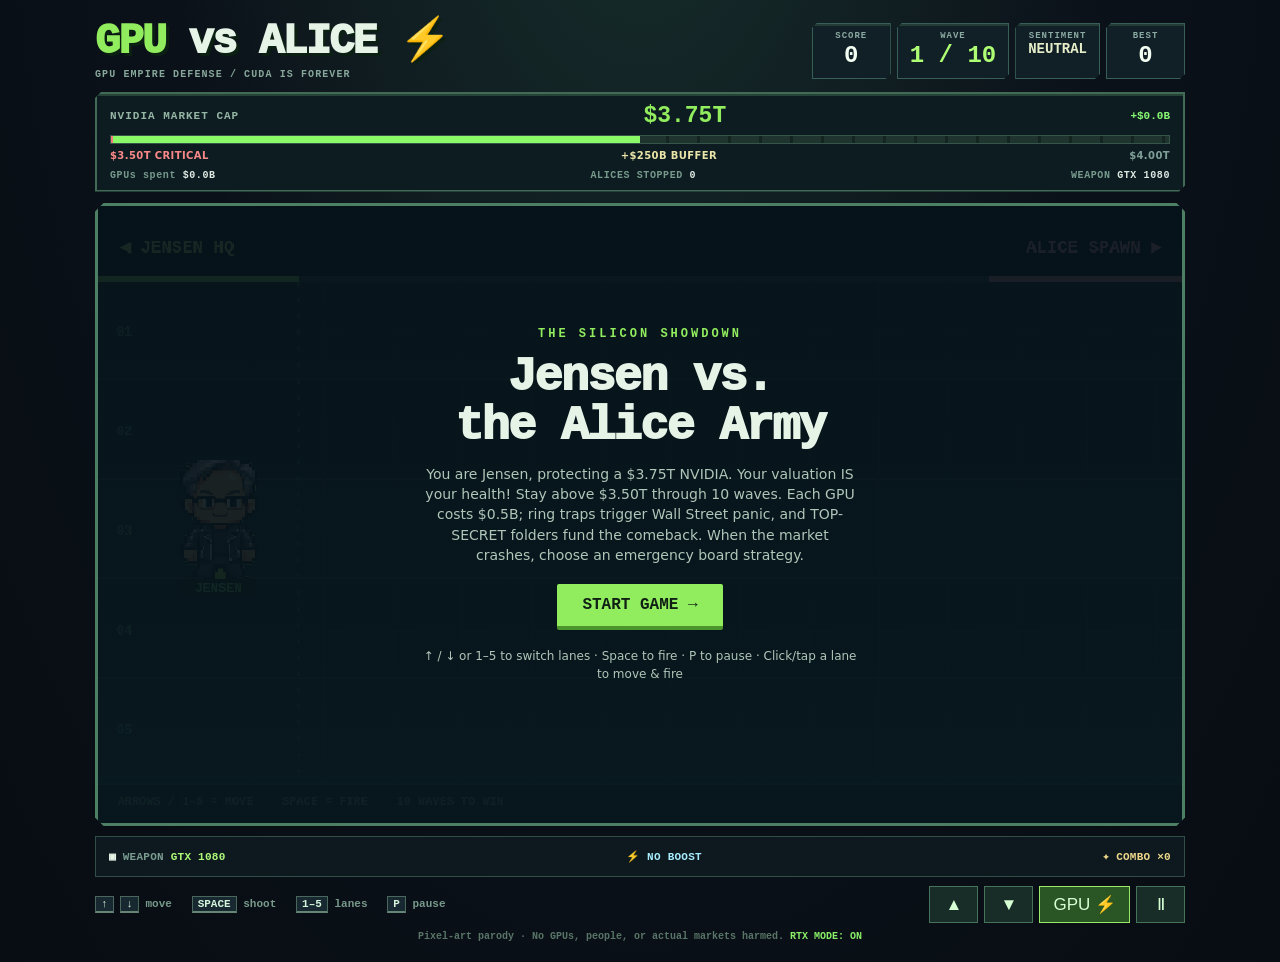
<file: backups/index-before-clean-action-and-secret-doc-2026-11-11.html>
<!DOCTYPE html>
<html lang="en"><head><meta charset="UTF-8"><meta name="viewport" content="width=device-width,initial-scale=1"><title>Jensen vs. Alice — GPU Empire Defense</title>
<style>
:root{color-scheme:dark;--lime:#91ed5e;--ink:#091117;--stroke:#416859;--paper:#e6f4e8}
*{box-sizing:border-box}body{margin:0;background:radial-gradient(ellipse at 50% -24%,#18302d 0%,#0b1119 53%,#080d13 100%);color:var(--paper);font:500 14px/1.45 'Trebuchet MS',system-ui,sans-serif;min-height:100vh;padding:20px;display:flex;justify-content:center;align-items:center}
.wrap{width:min(1090px,100%)}header{display:flex;justify-content:space-between;align-items:center;gap:14px;margin-bottom:10px}h1{margin:0;font-family:monospace;font-size:clamp(25px,4.1vw,42px);font-weight:1000;line-height:1.05;letter-spacing:-1.8px;text-shadow:3px 3px #0b2012}h1 span{color:var(--lime)}.subtitle{margin:4px 0 0;font:700 10px/1.4 monospace;letter-spacing:1.1px;color:#87a79a}.stats{display:flex;gap:6px;flex-wrap:nowrap}.stat{background:#111f26;border:1px solid #385f57;box-shadow:inset 0 2px #233d36,0 3px #050c10;clip-path:polygon(0 5px,5px 0,100% 0,100% calc(100% - 5px),calc(100% - 5px) 100%,0 100%);padding:7px 12px;min-width:79px;text-align:center}.stat small{display:block;color:#8baaa2;font:800 9px monospace;letter-spacing:1px}.stat strong{display:block;font:900 clamp(17px,2.2vw,24px)/1.25 monospace;font-variant-numeric:tabular-nums;color:#f4fff3}.stat:nth-child(2) strong{color:#afff74}
.economy{border:2px solid #426b57;background:#0d1c20;box-shadow:inset 0 2px #254337,0 4px #050c10;margin-bottom:11px;padding:9px 13px;clip-path:polygon(0 6px,6px 0,100% 0,100% calc(100% - 6px),calc(100% - 6px) 100%,0 100%)}.marketTitle{display:flex;justify-content:space-between;align-items:center;gap:10px;color:#96b6a5;font:800 11px monospace;letter-spacing:1px}.marketTitle b{font:900 23px monospace;color:var(--lime);letter-spacing:0}.marketTitle span:last-child{font:800 11px monospace;color:#96eda0;letter-spacing:0}.marketTrack{height:9px;margin-top:6px;background:repeating-linear-gradient(90deg,#20342f 0 28px,#14241f 28px 31px);border:1px solid #355549}.marketTrack>div{height:100%;width:100%;background:repeating-linear-gradient(90deg,#80e55c 0 28px,#4d9e45 28px 31px);transition:width .2s}.econFoot{display:flex;justify-content:space-between;gap:12px;margin-top:6px;color:#779a8d;font:700 10px monospace;letter-spacing:.6px}.econFoot b{color:#e0eae4}
.frame{overflow:hidden;position:relative;border:3px solid #4d7f64;box-shadow:inset 0 0 0 2px #17362b,0 12px 38px #0009;clip-path:polygon(0 9px,9px 0,calc(100% - 9px) 0,100% 9px,100% calc(100% - 9px),calc(100% - 9px) 100%,9px 100%,0 calc(100% - 9px));background:#0b1920}canvas{display:block;width:100%;aspect-ratio:1000/570;image-rendering:pixelated;touch-action:none;cursor:crosshair}
.overlay{position:absolute;inset:0;z-index:3;display:flex;align-items:center;justify-content:center;background:linear-gradient(#061219e8,#07171def);text-align:center;padding:16px}.overlay.hidden{display:none}.modal{max-width:500px}.overline{color:var(--lime);font:800 12px monospace;letter-spacing:3px}.modal h2{font:1000 clamp(27px,4.4vw,47px)/1.05 monospace;letter-spacing:-1.8px;margin:12px 0}.modal p{color:#b0c6b8;max-width:440px;margin:0 auto 19px}.btn{cursor:pointer;background:var(--lime);border:0;color:#102015;border-bottom:4px solid #4c942c;border-radius:2px;font:900 16px monospace;padding:12px 25px}.btn:active{transform:translateY(2px)}
.gameStatus{display:flex;align-items:center;justify-content:space-between;gap:12px;margin-top:10px;border:1px solid #314e49;background:#0d191e;padding:8px 13px;min-height:41px;font:700 11px monospace;letter-spacing:.25px}.gameStatus b{color:#affb78}.gameStatus .combo{color:#eed78b}.gameStatus .boost{color:#a7edff}.controlbar{display:flex;justify-content:space-between;align-items:center;gap:12px;margin-top:9px;flex-wrap:wrap}.help{font:700 11px monospace;color:#789a8b}.kbd{display:inline-block;border:1px solid #49675c;border-bottom:2px solid #658577;padding:1px 5px;background:#172831;color:#d5f5dc}.mobile{display:flex;gap:6px}.mobile button{border:1px solid #48735b;background:#182d28;color:#d6ffd4;padding:7px 13px;min-width:49px;font-size:17px;cursor:pointer;touch-action:manipulation}.mobile .shoot{background:#2a5525;border-color:#9aea68;min-width:80px}.foot{font:600 10px monospace;color:#587567;text-align:center;margin-top:8px}.pill{color:#8af068;font-weight:800}
@media(max-width:760px){body{padding:8px;align-items:start}header{align-items:flex-start;flex-wrap:wrap}h1{font-size:31px}.stats{width:100%;justify-content:space-between}.stat{flex:1}.stat strong{font-size:20px}.marketTitle{font-size:10px}.marketTitle b{font-size:20px}.econFoot{font-size:9px;gap:6px}.gameStatus{font-size:10px;flex-wrap:wrap}.controlbar{justify-content:center}.help{text-align:center}.mobile{width:100%;justify-content:center}.mobile button{flex:1}.subtitle{font-size:9px}}
@media(max-width:460px){.stat{padding:6px 4px;min-width:0}.stat strong{font-size:16px}.marketTitle b{font-size:18px}.econFoot span:nth-child(2){display:none}.foot{font-size:9px}}

.marketHint{display:flex;justify-content:space-between;align-items:center;color:#7f9f98;font-size:10px;font-weight:800;margin-top:5px;letter-spacing:.4px}
.marketHint span:first-child{color:#fb8888}.marketHint span:nth-child(2){color:#eae4a8}
.economy.danger{border-color:#d86067;box-shadow:0 0 18px #b738373d}.economy.danger .marketTitle b{color:#ff888c!important}
.boardOverlay{position:fixed;inset:0;background:#02090ddc;display:flex;align-items:center;justify-content:center;z-index:50;padding:20px}.boardOverlay.hidden{display:none}.boardCard{border:3px solid #f8b969;box-shadow:9px 9px 0 #080c11;background:#142227;color:#f7f4dc;padding:22px;max-width:560px;width:100%;text-align:center;font-family:monospace}.boardKicker{color:#ffb866;font-size:13px;font-weight:900;letter-spacing:2px}.boardCard h2{font-size:26px;line-height:1.13;margin:12px 0}.boardCard p{color:#91fa7d;font-size:19px;font-weight:900}.boardActions{display:grid;gap:12px}.boardActions button{cursor:pointer;text-align:left;border:2px solid #88d6a4;border-radius:0;background:#19382f;color:#f0ffe6;padding:15px;font:inherit}.boardActions button:hover{background:#285b40}.boardActions b,.boardActions span{display:block}.boardActions b{font-size:14px}.boardActions span{font-size:11px;color:#b5d0c0;margin-top:4px}
@media(max-width:600px){.marketHint{font-size:8px}.boardCard{padding:13px}.boardCard h2{font-size:20px}}
</style></head><body><main class="wrap"><header><div><h1><span>GPU</span> vs ALICE <span>⚡</span></h1><p class="subtitle">GPU EMPIRE DEFENSE  /  CUDA IS FOREVER</p></div><div class="stats"><div class="stat"><small>SCORE</small><strong id="score">0</strong></div><div class="stat"><small>WAVE</small><strong id="wave">1</strong></div><div class="stat"><small>SENTIMENT</small><strong id="lives" style="font-size:14px">NEUTRAL</strong></div><div class="stat"><small>BEST</small><strong id="highScore">0</strong></div></div></header><div class="economy"><div class="marketTitle"><span>NVIDIA MARKET CAP</span><b id="market">$3.75T</b><span id="moneyChange">$0.0B</span></div><div class="marketTrack" style="position:relative"><div id="marketbar"></div><div style="position:absolute;top:0;bottom:0;left:0;width:2px;background:#f47b7b" title="$3.5T game over"></div></div><div class="marketHint"><span>$3.50T CRITICAL</span><span id="buffer">+$250B BUFFER</span><span>$4.00T</span></div><div class="econFoot"><span>GPUs spent <b id="spent">$0.0B</b></span><span>ALICES STOPPED <b id="stopped">0</b></span><span>WEAPON <b id="weapon">GTX 1080</b></span></div></div><section class="frame"><canvas id="game" width="1000" height="570" aria-label="Five lane GPU shooting game featuring Jensen and Alice Huang"></canvas><div class="overlay" id="overlay"><div class="modal"><div class="overline" id="overtag">THE SILICON SHOWDOWN</div><h2 id="overheading">Jensen vs.<br>the Alice Army</h2><p id="overtext">You are Jensen, protecting a $3.75T NVIDIA. Your valuation IS your health! Stay above $3.50T through 10 waves. Each GPU costs $0.5B; ring traps trigger Wall Street panic, and TOP-SECRET folders fund the comeback. When the market crashes, choose an emergency board strategy.</p><button class="btn" id="start">START GAME →</button><p style="font-size:12px;margin-top:18px">↑ / ↓ or 1–5 to switch lanes · Space to fire · P to pause · Click/tap a lane to move & fire</p></div></div></section><div class="boardOverlay hidden" id="boardOverlay"><div class="boardCard"><div class="boardKicker">⚠ WALL STREET PANIC</div><h2>EMERGENCY BOARD MEETING</h2><p id="boardValue">NVIDIA AT $3.57T</p><div class="boardActions"><button id="boardAi"><b>ANNOUNCE AI BREAKTHROUGH</b><span>+$100B instantly · 50% risk of -$150B correction</span></button><button id="boardProduction"><b>RAMP GPU PRODUCTION</b><span>+$10B/sec for 10 seconds · slower GPU firing</span></button></div></div></div><div class="gameStatus"><span>▣ <span style="color:#7a9b90">WEAPON</span> <b id="statusWeapon">GTX 1080</b></span><span class="boost" id="statusBoost">⚡ NO BOOST</span><span class="combo" id="statusCombo">✦ COMBO ×0</span></div><div class="controlbar"><div class="help"><span class="kbd">↑</span> <span class="kbd">↓</span> move &nbsp; <span class="kbd">SPACE</span> shoot &nbsp; <span class="kbd">1–5</span> lanes &nbsp; <span class="kbd">P</span> pause</div><div class="mobile"><button id="up" aria-label="Move up">▲</button><button id="down" aria-label="Move down">▼</button><button id="fire" class="shoot">GPU ⚡</button><button id="pause" aria-label="Pause">Ⅱ</button></div></div><div class="foot">Pixel-art parody · No GPUs, people, or actual markets harmed. <span class="pill">RTX MODE: ON</span></div></main>
<script>
(()=>{'use strict';const canvas=document.getElementById('game'),ctx=canvas.getContext('2d'),W=1000,H=570,LANES=5,TOP=70,BOTTOM=530,LH=(BOTTOM-TOP)/LANES;const scoreEl=document.getElementById('score'),waveEl=document.getElementById('wave'),livesEl=document.getElementById('lives'),overlay=document.getElementById('overlay');const makeImg=b64=>{const i=new Image();i.src='data:image/webp;base64,'+b64;return i};
const sprites={
  jensenIdle:makeImg('UklGRmJNAABXRUJQVlA4TFVNAAAvYMAnEA1AbNtIkgTVoXtuIU/+AVc/E0JE/ycAwNd4vxAvQ/dj/OBZJXfbizlldzzn4v3oH7BasptrSBZqVFgJlbQ0AH+/nwq4KjUA+l5AGX1clmoSk6R0hVUm1kaVVNs3V6h/AjTbGtSMARxUFqh/Y4yT5eq00e4X8JVVjS/WwBkHYwydB7lRkyxydzv176I246DqIFXtneO1RzR5ns3pb2Fabar12OOHMVoffUn/xpM5Z8WB+nKms6oWIGd9DFXUD2Z8QIVE2SiqLQxkqbbtNtLq3F3Rrqr5j6gHkHMSRojL4/EQ4nJ/HMZAW7Ft125UXBw24iIWZiMW5iAmIh13zt1P/f+fkXM6CIcjyTa0JUly5Dg+C2HytL6jfKLx/39F6wIwBIt7sEVDN2dnuvs/AQAHbwGA1Dcd9JUkSQqZoAghAIAaZlATywQWWRx3ARRAobvumkvOADBBVeqmWbbSdKve0QceHS3DtEvyhBNlSRK8LEA8B2QtCioti2qqNaVhz/mvJLiyrW2QWurDUjozs2JhaRSKy2IDR/Yh9s0mjDSS8DLcnraXxQ8cWlbLXTUNQvdQZRnuEJ7Zcb7LP8kPETIkuRNXTgn8GFPWlMUkwHvA3G7wLeuxb/hMJCAJXAmCoLgP1ayEIhQktbRaO5yuWVMICo4JgsIlnWZyJNpcO5/ZszYmNoQxEgSgKAoIgpFfJr9wA18BfEYIx5mzxZrd2J8th2MqAZA4AE7ilyBgsAIM8kqbH+GMX8h4X+KwCgiEsIlh/c8fUtqCSNYM9udAnD/chNj219stjyq8p+sd+ceJITZx3I/7yxXAJbsrdhkO9xegTg6e/1eMEr6PsW0CwMAfJ3ZOOTt6jWKxCKqj9EA53B8AWJW+T/HoPu8/DhcBjPde1/72mZcTfw1hMijejozr27v+9tLJxv0IQH1WV93XXWuvb/nbYJmN21AJcpjrn7orNozjZZ8ffRrvkyTBt+DKabZHT5/kkCQYGRkJYpLceSmgzFvML6PtyWkvwORrHkm3CBIg+j6GTmIwzAAFXqb/nj9t3eEMgLgJ4Y/Cv6v4AdQ4y5ATw8xIwCjdClOX119d42Q828bQZPyW7e3djSSNMExMympkZh0Kz11WKs6maYFv/PMlyXNQZm5gk3DCSXiM8RKneeAEKIDF09l//[base64]/Zprrgmg0f6JIWKrihoUBc9DNXUnqgeXDCaGoDtI5zs/EgDz4UmkSwJ6T1EAIWRrsvCISbyEi3SOdgrAbv42rdYpLuhBURSh2GchBAcQsvLZ/46+LHDyz0/V8mAQBrmTFPIgVQh8EAZtV3AplRCO7ZDHuxxIfUgVgoCVOGelAAQc48r8Q1B9VwQQKOci1J4eNAjhM1ObIHxUAAXiTJzVCFlEjp4IEcv8422AaJdVCFE63Vw8ej4vjnooslS6rgCk4AcQEChd7SqKSwDeKy6K2hVC3RkMprhcAhU6o9dCdgFFUXwmBMzAoG0bQTF/2NvtH0JETEC7op3eSFnTm6A3G0pvrUIrNAVp82xSbY5LonIeLb5RkebSuuwqVNEVShV91aqdVNhwSE960xSFYDzNouDSAfpq78+l3BRF5qVHpbuS2e6lNpVWHo0Ky4SXTco/CrKnBqK6VTq1qegooiQdqS29LWQgW2Uts6u1ajh4eB4ix04VoXmQOUR47KOsleYH4NfLkZzP5/P9/t4rcJuauae3Ydo9zMwzPcvMzMzMzMzMzMzMMMy8TTNNHvcYq977/X7fz2eT2F2u+Qu+ihyOw9yecErRO7zLuyy8QGdCDoMDpchzsJQK/BbeRgsV5lY48eEtlFZYh3ex5hQrnCw4MGot1aEClhbfITxymJM6WFr78BbqsGStXphH3MqCpTgwVIreYRxOhWHAB4fTdaiDfVioS2DICjvkHKxR+7DwAsu7Fc7A8m6YHFioQIXl2bZtVZJk22q9jzlFTMU8zByKhcNmZmZmZt475WUnd9n/wJDivdO8/2DvHDMzYzBHWImI7W5moiJrzdE90bZt2ra1baXW1sfE2nfd89i2zZD9PCEbIUWtoG3GbERt22bIuPc+R3titFYFBEX+jzYBeub/Vy1Zb/7/tU/DFTNjpMjMduTQ70ovyOUXgaEzFDNLl3Rn5k6fvf5mv4V/0Ga3GQTjctbBCpZhJ4KViDWmSHSCSTo4yUq2smNmRsFOdtBJB9vQZndkto/ZohMcQ5drkhWY7anHkQs76OB2cAynXGJpmyKR2X6gg04m6WAF94ZqM/uBMYilE9w2LzNPPdmYRFOqO+FKOnL5mJntWzdts9uwg5v4liTJkiTJtohYo7Jv7/3/v9nVYUKWG0kSJElStejGHv/sHQf3vN/sbrrGBABkq3qk8799qmfeHNuQcNfujucmKmEChCNeLhAEhLJE0CRCbIGAiLAdgBX/[base64]//1HhzaE+6p8vkJHlW7x2b/5Uc5vB7Gr4TwglcM4TMe4BPKdSiuAF7MeP423NG3gbiBrQe/Z/IuMMLF9jCRPzaZx59MmRNTloFieCeRaKeg1bNtZN3O0WJucS7YZmNPhHCSESJZlxxhHa5Jm4xMJIQ6hItvWLtOuBeeDP5Ry0/twD6ja0//dd/7oeh8PfRq8BGpDXmJEBIm2r+ec7T1YyDmTC5oqZBgbBQnz2Cw3gmCvEzcOT2AhKPsainO/RRwci6+CbFrQMSH4lcmXOIQsuvrEbpar9wpaiEUCytGGEt3S7NcRjSYpQpzk735WR1VO8jdf/hBewy185tfZhaPFOI7AsuiFfWMBdmj+Sr4qXbOFsyUzYSzEyCEWZ1RnRmhhQgAzjCIHFR886WSg4G1l6MhOo6FqOz640lz+T0OsO+HszCZPbHOE94LxXmIRUhTkIxDp8gghXgnX8EZ5iv/7JVV4jr/96l3gpVRwcpef+r1OnoAqWBtZbebicMfSOeBNwynJEboHbyQen7BE8DFUzObcaBkX3IXucdJDlqRoAX3xMl2dQnLiPfqRuOTb2WgdCTw+3Frjnb095i/Wcn7kcSwFJsx0YZRJY1BQX+RAaNJCE84OzEa2ASOkrPwMgPbCET7hs5UYecL6HeIe7oqvktx7l5+1vDYzu1N7WGI8EtWnYTMHyKVPxu8MLn+3F2F/k2flE7fdpbie4+JY8pn6na6cE+Y3+YltPjVedgHPMuzPgY/Db0SIgxOjGDtMWaArrLV7Wu5/npCNkOW37hETiXEcfkMVKZ9O79tMvU/5rq4lPIB3NmpsEh9h9yJJqEJUMBZOE2wfUfzrb0eS7ZRjDTKlYlabRm5pYYJUAddkAlPoMW1TeNvNKhlOaZWyfbIs5EWBO8Sov2AN2AokQaBBjZR02ywbrqQmubRGVqBtQp411tqRtfk0kV6yjOA2jnRYdJrUBoO9ghrTpl3QkaGLQyw/[base64]/j6pAUmYMW3WqURZ8SeEbrCK3MvG5NdsMt1A7sQ0joXJKZkejcySCahrTTlrkvauaJbnGDG0YaYWWDBH2GtvaW3Ho9M8ZCKcaAjf9itkyEvvR3UJmwpoc3h5AkRLcW/Oy0wiWThppBnEsiCLcx4AkapAtvATiFPnMZzXCQcTIWSY/9AMBtp+IlN55AcwBKzA9rUfSy5LE7b6AMf+TtyMMYxvvdfkQam+JSNnr04/Ff8q5H7ZtpIYfj2DDiPyk3MWYb81yKeAuqXxHEoWfCQhEJ8YwS4fhUjw25KViooiYrpjFu8s1EGdbul5w6OyF+/5uXCPsyHWNkcrJKd8AeW38xczi0liRl7Omm1iXHTadcs0sUtOw67bN3ZZtljYrUffJ6npePlN9p9GyU2yILVBn3mpvLWRDFtc+2yteNQAMnKMKGwDTWuzmn1kHJuQkCGQBiuZNoInZ36ldeGkQ/Wmzka3UzErS4HgpaQJGEkXrcdfJTbSYXSjjOfyNSoxuERJupZ9lSnd1PKsLzGp8FlqYv3YiO84FT8fKMwH2wWIUxuvbuK1ZvnCIEPbGz/wJSkCbY4vz4jGvN7FyDiDVPLWEi8zWpAFouMDdZYJQYa5CE1UBKLdZ8HJErtt2DsW+kLQEsO3aJ0QWoWCjGDGAx6AAHY1E5bDxYbLG6ROgpZbA+vVgcqU6agEBbeJpxghks0Moys7O5uENetY3ZMM4ouUAOGZEjaXfBrojVou3DGghQiIAFDEFGxUBsT/[base64]/4wMMwjiC5ukSeOJ4WhjajeVxBTCx2f/gMDzeglqSMUyIlsqm6Y4/D2HoI7aIWnuxsMyUjuuxmv+JlKilqjR96CBnEUGaA9MaNfR00gB0TOnMCMkK2UPwkpaXVWLYX6sXwZUf7fPhDWPIFR1iUAix4iEFpuO3NbZ+0oYUiprETeB5MHzLavub8NfhtVnj1VeChNpkkwXKSdI1FgBB1o8eI6BzLOEjEx/vI/[base64]/8BBJnqWgMT98sa/[base64]/X9aZG9mjYfRb6vIZt+/fdBIU+/gVdRKFp0CLECVr9CaUNkIPqolyQVd67pc4D4d/69DgInb/bI/dhsvvxm15LwP/8tBQxjpuflTMQ5jC+5n7FAtHhwmw7ZO8rUUHAM/6L+9CBJbuFJo1RQ2OkAtwYzObrr1I6mktCUuI47/[base64]/TksCCyhvOHOuYvNBbskWFhMCEKdKxw6xvnvZNETk32ET2O0CkGnBrvA4ycmmGyUWMD2xAD3ZbGgfVDVSNy19tobYzsrbFsyoOTTgR2ojLNggkJ+akfrzYdD/Av8jXmF43R3BJqcySKkW8GDVdfzQOeYMVHocVrqZRl/9l3uTwzTI9hsVHBW694ErzF/fNrEQ08Xo2MhByhNFaTgtJQyME+Fdt+CSLnJmdswAsi62RqYsSZPkiOwH0MVJsxw4zsy9ormjFxd9Ccl7CurAysIH5amDPP3kVZ9oa581tMWh9knTneRfcSAlfeZAsURkSGjLG7IJmAqgjG1YpCGGebmzLQY4STe8MSIbpml01MChbgxT/SLi3vYIfOf3MCzABbpMfqC4Bs3Y+x6/r+gxnfvmwzWyw2LnB9L/NbF3ZaGraW/[base64]/C19+bhE7IzU4qDlAlTQwO849CHlwEj0X04zPdoDxU01r3SMzOPqxo73xjjbRP8AfeD4ZwDe21sGUa7uWYVZmcEHPLLXqb/cbfncTzlXSkzmPhBy56DTdp+lzPuuDxitF2d5L++GkB0fQvwwXs0sKI9Fb/+9iS1j4Cj2UrwRvuKMkYCZ7YVhaxiiRkGhdqw+xxHx4Z/pfE2dJkEsyFg/pXWW2Ni32a2iayO693gC+6eb8216IOwJCBjsduRsajTKbvLSJnUqLy8BvsU8No/64n/yePwaJSeEMX8j8Ye6aulXmjhz2p501wyvI7owI8Fm1WKJGe9w7GxVtkwYmtLq8mVXBqaYMZwztgic1gva+2td3aofBbkp5s9XmL+zLa0VnxgDDqvmTZZYWLObvb9mdm/[base64]/w60UiFEGoJzsin9HdKWf5iHP3FZ1XGjMfS17ubT/06mhPp8C1L0GXRwSQnWGeou84v1xXjYy4nO/Zg0p2owuZ2kzcBg2lBPP5DWe3+//550f1BA9qMjEDhH97dyz+HN8m+xLbf+4boQy/o5u+FDu2pflCSJnB4i4+L0RAtiEz/vqNZmPL0TpIUEba3lR2xPw5j770+nTZ+moOxxpP83iIc7B+HDpiiarRa0TjylKN4GBdkWNbH1vhgV5Uvm9ys7vTfSzUsbGAW0Y3r9iRvGJFsSAZGw/gLLkxt98yfkQmOfauYcsxnLVig7wjJuqWz6EhAS+/i0dx7XL71cGtojcIQKSGmj8SdcDgQOMibeWln+qvm7zuwIdKsAzBshgvfKrLvbuqZ2ECtGXjIowmIQtKA5oVhYITVm1WllayeKyS7B37D+xj5XkkzQC8aNBRMo54d9aXjOUxZdFltqWnOGkdb0/rzWUjqkUwSHBLK6BjNjP8mGsBmuZb53RfpFo2YPYvosH9SWSYg7V3MKwYsvAa45J0VigEqVMKMHGu8bMXp4i4uB4+PV+Q7hCZYxWyZeTtHXJ/M02pnu3j8t76dx3nju2o1BYgEYZoYJnC38AWWQKNcF0ghhFg+eC5piOKf9Rbcivy9ne83+3FOGClQs6M1F+jstHZLBhh6L+4BQrzHqb0JENFLbvDzZe0HF5wiNE87k5KSNJXNCj3sZZIfBCx6ubmHnxfSkgYbOLBkvCyjZXf2qVdODWv9oYcJwCHwpsWLmdNyl//0jmiYrwjQMW6CZJy17b4+9RM5Wnysv6TtJznJ+3vycWXakk6KhDRO/o8nl9WM7LDtghUrMMXbgwcMVj+6DmvtsIzKp47EQ1o2PEI1tKwZDBS8WzGEiwlmibDNio2SIbfaS611x/c9OPkbcPI/vitFZr4ECfM10kotCMxoTKhJC9AhYiqeDR2AZeNMh5FA72Khe3YHHzZ0A5AaM++kt1ZXN3AzmJkFboSGHJhmm8/IeYnMRnlOh93LUS3R+8BGnWmo2EqUoAA1/E3MCHYziCVHLCBLr61JJHXm2RGOnHR/iSd4o5TUErClxafEYgyIdj0sOh8bJNgYL1pg4NN9uswhP1gGPZBN/DxaRbVk8mIpTFysNThlm7TENqMXChpdBSe4ZJ1HYfc6JN4hBrbmxXW4YEpMhQy01osGSZKBMlBmj2VcldSwmJYgBXsRlyGWcwC/7ZFf17wFtiFWobGeBr3lhDCqwiditaN+9MsogIUybNsK9yjgNmshdcFIIRlKiMjGkDR6GmnvGhnCUsCQCERW67YqCMvsXhKK2Zwh/IRriZ4CFMLwO/R14yxMoUHd0O8v948ceJd8tH6XfFtrz7aly9QOKS2hHcwGDzLfslOjWrEBkgTMlXHKoSlONopdaeAJ4Wv41biaof0PPCYiLxusAXURWX20wB7ecZz/nzEA4R3+bH0DBbQ2e+3IZjiasmEZGmdf9oxrk26D7e5JGmt/oBzvybP6voJb/Z33VjJCudw4G23DXyS7f2Sm6GaGGLDoTM9244UBx+dRmVLTXm720g7tpfDW7oYpZM2QD9he8vCPMOIK6YJewkfZ9a1wt/YB82S1wnEoZPxKmMKWC52wL+XH55lAHeW+v+i3nezV8S5+ouf3FAkj5DTPvqW14M95vz/90QAa01Mh5ggRGtL7DnXICk4s2VWy0fOid4E6i9RZBc8AG1zUp47yAgqGMsKhC5Brd/X0KiGhVG6RSNYxAyvaucIYBhm1L2d6eOZqJHEcKC0Bg6acb4uDGFOU+apAlrRJQhqYG78OHvLrf9U5UhR3AZW99RsRiFfcPaoVxhP8/IeyYzYN2HfNnTAGLpkjQVvafRK7vnNZ52bZ5hk4yyQmhZEXGY6pN95kZmsDTZ0rYkZLbb781Qsx0ldPbsB0CwT2wiPnHdMmtsge3K1XejDIIqV3avNvUgDhZuobX2ii7yPszW383ofSbiYnWNEdX8JINlZb9PNoL0Duekw9UrWQTRrS8Z0hw5QY2ajYThIfEzZZr8W/AI2eeGfdf+3tDhvYsCDKWhPxMNx3IW+cssfQg62E0h5lXM2GhnKEPc7NR8Qi0zw2iEVjMBaqg8khoBQJQU/SKPwIxIrdasl06R3TdMmrNeAGR3gfNwW7+R2zJAN6gAURHjZwxGhOxpsNeR5cnvAlj//tXy80GpVQj3Lw3f+Z8fAkZSWojRzK28hoGOm908+U63m5bE+JDNMe4Jub/tUPZDQasMemh7NzzCPo6Digzm3eO7mlB1Z6GTf0yoc5IzKcM5QFQkg3EdJUhWKvZjK6Jrsr9nz+j+lX3ojppX9A48QUXTp7ine04p6vsHYn/siz8We8CtOh1u4W/uoDrSKJaKMRt3dP8tE/CW/PBoC5aog/[base64]/43xpZIQVawgnMXtel5o7KgFmTpJRA0WBBsfOwccxC6HpXvR4KIF9bAjlo/sBlyMbthYRFSVIyQ7oHvfQ0sRLNYxtDhRK0uDoECqQIqfD8FaqoHlqiGGvHXf1o3r2BgThDvJuSJDWTknetGrQM+BZdcZOZzrBJMzitMGFs9YqPIHF4CiVp/g09zQFBvNzZkkF/OzF1mtVIMvAWnD0qXUEmz37E2ssUY/U+21vFi5rxO99E4+7tPnvFX34iyQRpmKE7WPFN5cBVu5EQJKeZ1crXp+QMmE0EZbX9UencZ1TAasyZB4o2yJHvZzheyzMySARqcUvM6tdRP8spSoDQ2NY70RSFjyCHu72O+xjZ/127wl97NwFvQXbz/MyP2LAgz8wlxyhvhG2/sB9f28NU5yC19nxzxQ4+2e4gt3rdDDb2gU1QLYQ1ZJhB5vN/GDv9X5P7ZcK6uKobrLg2C8i7L3QQ4wRlrCP3VOv/[base64]/9H+KSFxDjQ2OogZo2FkuB2W1oTZwiIq7missh93SAgCYQWtn5MVAKSAW3toV8h4jLH8yLgHJnOuihoWWKBbsd6yNZ8W9+j58xMkjm6gO7uaFm7jrIg1qLMEu6azYGrKQqL8ixND4PYqjoWfxYCm6J4/hLoPsc2BMFCwAA9qim/2uAjcQqak4YNfHS2sXyBryTPiyA4kRmdlgN3EhD30xVhgP4/CC+MHLwbMdoCh8HCqLHCWMnCIj1KVymGgAjTUY431w4BMbzYNICVgKcRYoAnu8jqRc3ZVclCgog1FSJykH0xdLWJyjlWDOfmBTFuYZFKDxOvUxClxZfTz2B1VKzz6fA4/GA846eDUo4XG03Q+BGS6Y+2JgQUSw//TuPeRjZhTBQIXSspLBGj2DjlI9R4h+3nOzxqGeCrkLtRp12yCtb0nfI04xxuYSrwZooMbQ7akBVdD2L7YcZfDYIEj7WJolunfiF9zpT/2WTR78pzVzspZEtYAESjvmiRGxFdGiGPfzKb/p9l4n3KYn+PyckKWpjSkzGujJxQMqCug4s/7ZeWoH34szehwNMcC4bflAIg3n2RLZmxG2uLnRiBZWiFsjVBoJOGY+hAxYzcS8Y6CBFJRsRfys5/Y3vE7oqdLntSG70e3C3N2QBjuMY/sup0M2uDM0beVp6m+cSH/p5PpTFz/zC4hU+MGwlM2y++DMsb71t93bB/yNPS/LoYk1gBkjGVgKIRA4SFw5IDvsA61xitPNg3y8HJb/J8YuzzyABb8k6w6MF4YTW/uRhUGDK0R2RCtOpNh8YKtXL2hJQ9kp0AdEQAu1bQ6MpUlky5F/IeCWPAUwsxEC+o5zIF/d0JI/gBCQDbFPyqqYtQWStTYM3+R074a+KyEFFsIHrHnvZv0HgwwbHbG/P1qfxCSiREbsdilLQhJKUQEkBKk1rws+nzMbUjvRSJ1of8au958IPAkrkPIOns5GZfmHrjbD9qP/4TVeJ3opv8YT8AAzGq2FFua1YZljCOaweZV4NzDIyCcCRVtrJVesotxER/Dl4AZnNBcxBh4z/2H0EF7KO0y9bhOc4afURjciV4uej+iAQzxaP4fj96TqBPG2iBVVIXTnrqA0fhjGiqaw/BCFtF/afAZssjpXT3wB2U0bXC2Y+UH86de674IR2VrojhgimAy3A26O0KJdKEJsUGJo3dNhmdoRwnTZMmutcOfpwHAGSP/z7rUL1nWRanBtruEnfHb8pPAo8ZVBTPjK56C1o6BRQorxvYaiDn1943JJZNZ/cAU7akEjvzUuD0iz1iVnVjeFGWdQWnyoOmqnPHL/yERnIA5MYuJ6dy2RNGzUZv5R/EsxW1tsABNGkQ11OHvRG0LEqO3Mt1hrTzy+DPRVyby78Q//MhvME3UwyFj7xRc8ZP+JtuM+2MFFVMkjvRAniS31N+uAHxa9tnoQN/95IVqE1pYNIYKQDcTZWbW/YcdGmoVPiQj4L1vBEVSd2rqORpVuI7uxz38zwHcgWMLryJU+pkxaYIvWVu8yMRpBSmblGX/nv+mjlbxmc5MvbagiKmEN2RZnLCcc7w11gGUb3Jan+5fPo89mrQXIWj11uAEs8bITGsRiBBQoYo5BZWbgNh/[base64]/lYLuURwOrK9ZeIo9HjrLWGV12eyszSpjmNESFCDG1wmcYhU/EDpSbFOSUB8oRYHMFFz4LHPMlm3ZfxcjoYj/aPfxK++CMZVNiCv3JEiUrJcRFkdXDi8aU8eJ+qN25+g43Bd90yatiCVqAm1URuuOy6KPxNkq6mPWk9qy952SmDbVAHC/vyuvdr1fuClXgzQh4kPwkFvUmu+SMuMWLRtquXeVB6jYoDY6UsUIeoE5d6yZSzOxjTv+8c457iTFlx1IKsqhCipXD/26v9aP/+Te3qgjxmQ7rMV5o/uC6wEZWDaBiStOdgRgiLb0w4yQD0rPJhxwKQR5A5A7+/nPEONNtrYd9fzoT0qEKbJcLR61xSXcLGfaYmTCAbd5gVagUfnKMjvPnPE43nVDFNwCLlSDNCzKUKUI2jDosFV9D2SBWYrZRl6Wa9U0WSEq7yGSnJ0zbp/Lbjm2FhomYmuo3MaPvL6SGwkZz5uxdNxNOITHDowlfxXYhmnB491pHElGEHGxL6zl2AiLUhAj3lqHKR/cyAhi3XWzZIVr2Cqr3XjCTIRGwx28N60mAJE4nw/08Y4VGTVRHuF1uhPD3RVRlp3IXHD2VzeP/vuvwdXyT4q4RFXo4PlQmMMvphEtKx1xk7EF7pxfCTGgWXMBlX1l4qai6GP/g84HIQFtYAsBwmCgKbyhkgdV67Af74P+729TBrG557/+TM/Jozv+keasDSto98z8wUcRtBQITGtFMkk9iaWEkodepMMITKwIpdkCbOvYpWOyFJzEIoZyUzd2NlgbbUBdeQ+pkCX3mFG2iZ5yMawH7pOrDludo1hUDCcq+4lR/x/80qNoB6tM5fuAdx0pt4gBM2edjbk3U0AsIwrDSJhlA8AdufoWZRess6x1bkg0CDgXdjIpz/Mf/IOIwZG7+xurePMDqgJlcCjhI2y1OjRjGMeKybqLqZ1vGNrVlQozUCVDSLyWbUJkyGUIx/2qKv1F5Uk70TCBCL3OR+oGLH0YX1pM9TbEJ2V7Z1YcrpLYpi/FrAIF1iimg+qhMa4O2yBZxu+NIaQD92IyfNoBpPLNEQOkJ82GMb6JsQFlK1oIAlcXgbvMBhmXgfNLJ1kysEE8kcjYJgW8NWCI2gy24DZYRdR6lUZ99RwC3O17wX2H3gycuP8vOyihmGNwx/of3rb8enEEf4+jvSghZAYX+hjGQxhZ63M5ChwLjqmdZMy2O1GW1dgQ9E6IUpUTEQJeIepiQPcqsy2aQoieV4/6M1I6b/QRDncjQGQfif4td8hfKd+uAKqWDmutPdI/lMe8v4Fx0KzSBv1E4O1Ay+O+7ux7pi++7QuyfJ+lT8B/hW4lslKqXClyRWAVsoK19LiWiN7peZtaFHbnaKd6wiOMwl+bXd/66P9jmXMjp/8XUx3t0k89wIs/pMOec97U9Y9PIoZezLEoxdQCN3wVW/[base64]/6n/Bdl8l57MsUKXlFjbrwMaiOulJIusWsbdnmhMr0B2fe8jLSRHPcJJ/+s1VMAkd8GMYW0J0lOg2pw84+CvY71ddVRbyXbbmfDmSxibdCsWRWAaDXPm0nxZQH6PLjkLIB2gDGT1oJHVw2Ef2eXLCDbvjAnGBqgSrqdqLYM/[base64]/VPkk45kyjOJzj7Ai1HbZIY/7eD1QOsbWUfmrn1lvxxiKWHc/aNZB58nnF74BwfDEsMgoQEFJsIakxSsJqSxNSZZRprPscT7b8ANxuJfFv2JcRqJm8zpJX+fHY0SdZERsDomcvwd3PU4e5/vSm42bh0iqW1aLpB2I8QxaISSSzjGogQgW7Ng+F01AAzHtQhYFSNKfmDRHFL1DsuNEuxANAtRRySPHIt4MvChk9/8Teapcx3fc8BVmyAVt2bKRw5aLP/3fmrkVKYvXXDApOb5SaklZog9jiiFa/RV5wVAl3Bg1pHMKLcMSWgs6KDHWIgUYgmC+YyNJTbB2RCOEYGR/yeAM3nduFUhggAZcqqnAL4B7D7SCjDBpeGpH/xYbeE+KQ7ncPatnNF1x5zfI0H87MeeDjBhBJygsPy4+3Uew9HXcFhPICiOjRH7uesiOhkN0QYvGqASIcWNtFMa0nMO4jojQtOSG96uTJ9bp3UEYW/fd4OA4w86ml9nvpo6vzEGwQfb0fBdS39zns/21FgjdbyeAxOoZ0UhGZHTRb5eOZMlL2JJ7d2rIwjIOfO/AstWOg6YJAaNos/G4xs1oj7a/ILyWvpINdKIYn22tyJAWL3KX238ZwF2Z5AaHzQYiUjLWIpczuUBNGXeDFJdBssPlJo/YhPZx0iNSN79mP5NACVMmuZMlaiEJmTFHMmaR0PCywOi+DaKYFdncfP6Cpu9wCKi8Hbp1F3TETDAYPxJQcOWEagu1fYSyvEWfFaKIdJQwYolyyfCHXz1AY+F6P+N73gHzR4FdvPsnG5X8/AhtBMMlFLIkYRsZRf5ttOI0LoRg0BoolOl2EZDW1YknZST1ISEiKgJ2HdKCD9WCvIKsMIp9HUZmnlKLYuO5ZeQqp3cZ0RaKqYSuZggP8SSJUYUyDcS8YEEQ7rHJB34LS91t8P5VcXuokhBgBXRB2af7CAGNIEmtbZLMeMTOlHIzeT0/JYoUfYHxpnTioIcyL0eQXgskLzERd4+ZWeWMHeCSJGW3QEzkuV/k2SxebLqomUZuNlpaKZhbHqmwDUEqZIwNc6yZSBR1gmwq8INvTb/ID66qsMF5hpjR2EISliBjmxWnCnYtnCu5zr+YCdZTGOZSS4m5i6SF6MePtC+sueKrxBF//BPimw3vlAQqoxUYYWcO7PZPuTP+XT9JxldEZOXB2cFSWdIGkpeY2yzgdw1PiRZ8CQdkeSJj/aBwA1129sIS3eNxOrp0mc8uaqAWkAm7PgrEhLGpy4nSdkHYBmPzJZSDTSNrpayElh2HoSQXX6geOQ+Hj/kD4Q77R/fxLIQGu2VZE5gJIdd2Q9IaQh1gLGzBGCI7EzBEurbp4AEii5bsNISJ8bkNhV0pLZkrhCI23oa4+Tc/u5CRmiBIdzsnAtfwC7aPRqb2f/PjBOAMAsWM0ILtaH0XhiLRgaZs9Wat2TSFIZnW7IxhzgUn5vWZStXxxOzFz5qRwsZPKV9wgmSIAYLQazShZZOTyhBCcqswUiQbbVElL8Wsq2TWQ8YBI6VlCjSpD473ajimzhhrM/78EMkPvtFEae/WabQ8x8TbNM3ojGuxDB0SB66VJ7dqzUMMw6xMTVDcQraOMJB4lCXn4wVf4VkIMGhaRSm2RFi5oEzjGevAs01YrjTY6KxCybwOeREHkpEwLhU0UQE1lXGGPlCxVnU9pahcOuAshMDq3RXefjOciC1XRkaQVLOSyNQCHv/KTRvAFZWuN4YjecljpIO2HSpIDmZMjXqzYJJNJ1bZgkV0kaGwpNvwhNWmZfoi9xiP2Xk9sEAO1jG6I3zWd19q5C+zBbItTxRM5O7WUzrQSxB7NsMpNKlbBlX78+bjGeUVcoidvrFHo3JhuOLm6mSHWtLnMwoObI/g2nVrPTlvypLzxlYeTE0mpc4t2y1y49s4dkvi4PPRj1ozGP/nd9iwmV5zcoeiQUL2lMj1MzYJHLfb9OvLIwO9u5kMWKPgPMEYWvdP6u8m/[base64]/4LECIafPj4izi5wgqlivhTPcMQ4Z3G8fXHySJyBuSRppE42tO2CxHWSbqqmFc3VeEDFbx21jSD/kbrt6UvbPEyvruG+dDcPSvmNUpNgq4JZjQL/gTN0trSxuikGbSFTjCD7zkbZXG5qLYYVbSvhl03cJNqLYYHU/giuZbaQuX+hrh8/4kw/zJMpSjjRMI59mqJb+42AtYm2ChWlbVLsTAW5Bb3UYVwhewgn2LB67gVvkiV0Tf1ZhtbkfSrIxWFwhCrYZjzjEPm+ooGvUX62LET+BQt/JCF+qpeKVYPHB23ui5kZ7iFSrjPIYRdzXbZx+4kb9EgYDj4AZAgy27Nk3fvQKC//nZtad0P5OubC9EJ7iYAfPE7LPEQ1tyEf0BePgFSLiQ+3FWTbSZ6XAlzDmR6Ig163bxgAYGlZaUm12v6FCpKUbFRowYAE+6OgJNPB4qNCIRNhLx0eHW+M5ndTwkL6MwcTWDdPxHvNAVzMEIX4FzGtumMyaaSRby/IULViocYzJoqTuQT3giCsrPFPr7Yuxioxi8RFIvw7FWAgt0vHcSvDm1RhCQEaZ2LzMNxr6NrbHwCXXF6BMiHp7CTpJUeBDc9G3TbLB09XHrWFt2x7F25e77ovrkfGS3BQDGtTKDhN4mDCAIW4FeIxkGMkdbHYG27mXhBPp47pfb6/8eOFgjBphx5f7/3r/l8GMPgl2GY8xlhHAhi9YtmGeHr45uOnv/RxCHOb/flBkYaaJ3MA5BjGwzZE9pqz9Zc4ge6Y62SfefgZf0Ew0lTKd3mXM159A+zs2SGzY8cwuT1ahCjV16ERw4Hr1eFQor/Oy9brvbC6/mdvR2Z16IhzrI6tjzZwjs1bkcvV/[base64]/DFEVhQRjCtRYYDWg5qcdRbPZOPTUtYIgxKwoMEUqKVg496BlyT7t3BQ/YhXUYuvkHodijyRRvP/MiqSUBhiSwJxZ4EmvYMW8NV+K7dTbUyHZ3E1wOI0MhUudd8T0l5JJCGtNQue3yLwhUVp9iVRhwHdbahhy+FAeRetG3LeF9kI5WklsUwvyKzEslIH1nu9rMnG8utSkVckCbJp2bAINgazef/UL256EQmEs0nEgjEajCz1Z5ey4CO2e7Eu2B9Pcvq6uCCH24O4rJhVT4ALKhrLPUI0CnE+9KbyTVhnU4Ut4ymjzIi4lTNy8Xhi4OPMoI/pTGugLk794euEqMBPs2+xvK3GZbgaaWkzPd6LDU6YaGuozUFjdvBnqwFD8krFcOsWbsVNs+AcgtNWKtRRszzs+6Yk0ff3B4A6WC68NSXbezq70GE8ev5zKnVus/H2nbd4FcHAwEZXFUXTQv1qyV5phAmDSOI185v7Y0myWCS4Jj1Y8oEmgUsewkUThJSneh0pYPN45XWGcLqC4/[base64]/RvPVpx0njC2ZRQgiPGLXP++2Qs32ViK6xb7TjizTMbfVrSjzWzozbqZkdo+UdLeYMtjZv2RVnXd0K3V7Za0Es8t5Se/V4w1TGljQDk7q1tSqjGkkVXM6j2SfY9zdxon35OON3cHHOq10vxIQospn2ER0fvF+Md9jc6yRjSEbsh4LPpn8n3B8nriN/m9Lyh3/s7+iKN3RhZOpXcdn1zYjGfEHAEPH77U0LOajo2Kd7YjCzJuYd28oX/A7/HG1fqhUxaEUoE2CQ2hf785XGHg5oicUoMG2Zxvld38pEuAd3qyNNoS0JVFEyND4h2vUoT/2tv82VzQa/2QkmqjT2vJT8Yc/w3J7m639bZIkh2vJGcL07C7ufcJjjq3EHyiOxtHt738TWo7tPxzcC9IagJ0nmOOvJkJqxjS547MbaxH5XSK36Cfvesc52Vzszu0/tZGzCK5tRSD3yV/wQ5y7wcNX5T9mQbOYbNvU3URebpniHl7jOv35Pc8CApgst0afAHV9S0JlVnZihmEwIFpSbGN4dQEIyxk9fho1phdesdHGwKzbG/mZGZrvSBxqYiRYzs8rGh9pxuzKK8mYQ67Hr5ZNa0ldWibkUj4M/[base64]/uHez938EoCmSSTEZwlCw45EAcKSdo4Dx6yctLJ1jS0XADbzoseR04O1eu4CznEpmgXLmkOvBI430QmhDCCtDwaYyOBMOqZwVsIjXn8XtnvPpmQPWKo4XI0iLHHPBQ1ylEpJRcJWbCOUPaym2vcbOOp7sBv+x4x3VBBsqtLv/1iX1G0Fz/lbFcJdKeCacnl5C5o2Syco6tfk4wo5YGn3Fjv2nJ/AvkT1Gn9mT/6ERg6tubacVATf5c9gA52STvtGzcn/OAGwA9F4NC345Yth3Uj64b1OUreTY4tV7POcTl2O0TGZVeWpoOqhK5HBZIp21RPcRLZ7tkQqGgJt1ymZpL9tSfNcV2Ykl1Kn23u7rCaUV2TVE/XBsP3+kpL/1mf2BVPy7u/7fbg8Q/U2/WsC692MmCI98jxGr4FM9Q42uWdw8uSHOLWHNcRokFktgWGdGNN/gqL80JP/nVi00TOyBiBFGgoD1N32QTIlKCQPpF1E2y4JUyw8CohALrUslF9Hhm/5YlTZVZES0Ztnx7+35Zycp7CmyO2/MqugTjigY3bb1SWEFl9/WXqs1y7wMOklhlsh69TZ6ZonR0kZ1goAwwxzQ7PO+bMeIBBAkiCtq5YKm5z4hY53vgxWCOXoMhX2zyxZY9b4aUYzOv1bJyb04nnPhjt4u1xtykB97xIIxZG9bz7WcKduxmA5TO7BZ4EEnZZYsgOD0fWHdUwGvL7h0HEoLVEtNCQ1VLFFEq+3PR8XTO19eDNAc4zS7T/AxkHwAZlmBJsEd0IS0/GgoqmgMWovVE0KH1yIg3unfTwAVP+zlmwsoiDEMYRCUTNq0GwOiOOf97+2HqCxxNQpTciGhoE2fp0zHvf872GT3hGlrzpLewROYwfN7LidQwSuViAoRK2+AqVQIcMt3kY+RyGXZYrh7Ik8wZZxwojh2VK4pyeMhw5JVrFdlhrj/dnn32Ypq+IPMbdPfwTIBPwLzZ8jTgRoqy8IcoVHz54/C+7+mliy2WfPfIIPrlNntHSt0J6mMbz0C7e6asff7uKJLwOecivzT/U+bcg7vxaQkic5GW+Z3LgMGPXClXWzTKidqd6/IInv70y2EgEidv6nJ+PjiAAF+VSoHu/Z/tD/[base64]/tn37xmamOWkK4SxI0aYobBW/gMJ4MkiCmZKOpf5Vv9xlVQ0Sbd3gzA6BU3PSoXajb/3matgrlscNjAwALtDfXNlcqRLHF68DKtFsfI0hcpCD19SsNP2r04tZNFeIh5MmrBaFSyMMXYGoupZgHn0gvZvLWG08uPfL+P2Lun3LuNyv5m39WGNnzj99WnawCJHHUzQJigX4mS48XbhBUDeCo5zmhUyJztKnRF6gWUCqrxxBge/e++j7/u3MIXuu3f/Bm/RBX+6suatk+fiunDjln8DEprhQSXrBvBkjYRt+r3zOF6UaSzIx0P1gt5efT5qJw45lyEIUE6RqyjKZ9wJQKwW9zTeLtM7ib6OA8O5g/sVyIGIYkSLULk6miEsj0yg3oCHR4EgD3kb70HmfZ1cAhVeyO4GnczVyNDTQnp6m7+8yds+W6pnCgNxtBhra18CLh7poTaWhNIt1qUYVmOE6taYz2l2sRWYT65Jrr8yOe5g2MNLROKxOhDQIIj2RGJ7rZ2G0UGPLU/[base64]/BnajSPX+7nOO9L+U8/E1X3i8LzhVrNdZWS9z+2wRVsAwtENlwxYuIBKy4BzNeH5aqzkSJuPl5dX/YPkYCjBWnzc7wni/8qc9rWHP4ZD8BW6wjWy9rreWSRVrj80zvcs5u38aeTQUGyXe3/KM+Fxku7A2SQGLfYqm03NV7PlaVOuxeLH/yaBEiXYtmLCjcA5QXXAzLgSu7vTtcJ5URxuevAUsJjo1yL92oO5nffvFQCQsGLin2LF5MkR/HEjLr73uic3XTDzrsOaWv8AOF2MyKOLxSdN1h8NmKjWLBzkuR9dZEcu0mels5yMbFAwvKtKRYxkNaj8L7fsX5OcLwyAfeqFka3HJO4gIvFsrAsjiKxO7LaCnMUjFbGEPBokF2SPDg6veMQ+O7wA5wfJq5bybG9UzJ1gwyQM43UKuwxcbMaZBdDDjdn/2wjurbHn5D6btT+xkDbqIk8krvdY/q54WNyoJT1Sl5nQZgoVPdbaH8xe5GfwBTZpqU95A7u7vjnYVcGk4fR7219Fz+lTzmKnJ3Xet/tB5g4fMMRq7zHT+mZC3lPKujuh6xl1Bholl2mBcwbsE2lLHlG/UdyMB7aadw243O/g9vF1uS/[base64]/ExsC3xUdBCNwY94rLEzyJtxNsiYOiVkjWrsVF8YRtVZISARrX92B7RcEqPuO2stzRLydBUyRJGHYW8gFj0C8wmLxQqaQJb++xADjGwnzIHuDnxHAOeHh8gx2TJePXHtVaEnfpcXZZDHr1QGtSqzR4YT69rvZxPO19ajnxsXV/fET2iMx+3ZfMtbv/0xq63H6kdWCUsiJfz2QUVy07ydz8N9uFNecJ8pNv//MA5wPd482cIvG5u+vjSBoCBanbc9XWa3BFXq1UbkXLjdPBwWBwJYmtZW89MTnMOpztwzs8Lc+VMAUrGq96oMf3+Mw9zvLoRgx7V2DldM9vaca7Y5VKz+Xi1XfIqbOKwbJErrLWd0DAbBoduc9xRjMQ/ELGOVtozXHTfpljrq5W1hsJ2uLZ5YIKCtpwxLVlAAYdSbQZ+fOB/tGDI1jAzb+fWm5CzqCExxXWGWOKdupxQ+Q6Pd9CvMStaSdEkyIaWg1WZsmx+ZQuNEUhFtdX4ycKt98Y9gWxj0+SK3GhtAUhga7QiHtorkUQItMTMx5ygOIbn3BDPHTz//NJ4g6ccLOeushDdwiQPEuqS1TYeegdVYKSSap29WhwSoggbZ87Yet25lzkfOC4GtjKliwp8iQoX8I7IOc1LPbauZ23XzLL2GxNnsAKg6prJPbCW+54nYY7S+vHSPTRzmJLlTeymjgv2GSUdR/SIFdsK1RrrTbMKY4fVOCi3tGS9OjsbMjN2bSukQf6Kek7Q3u71LX9kncf/LdQvcufSMbZONvlpXxjvIWq6hnExQVpnwsMxVt/kBBWc0bX4hqSe3is/WMQ4pSP4ZQkQkoOniWqYDZnDNtLRGq87KTnA7U9NWEUhAbVspiSPqm1+A0kIqyGNsYbHnTkiltkCGAYG3XmmFMCTEMqWk3hyLYvrXzi+zIvHl3kOPJt3wO14Wtxd0uvlq4DdBlmujbGdtu6O8+rHFATjF7zvpb8O7fUnfmyEsO2FP+rd//IrnK8FASNnAZ1KULSxFsW6sYWMzq6FEEtwUG+1xDPQ1utImIGgs7kdCBFZN1kLMWeMwKIwwbA/ARoHTEhgkxQRQxIxBVRaEh3hQlmwpQxlFVXcmO71yL7GO2gEC0FyoR3blYDXHcniynHl6TlKZEVAy8WnHh2sYzyIrJKGje/3PHMOUTg+lOhzkkMTFyRWj2oOtkAvmiAZlQNqDZzt//TOXbyCkFYo+as1r7ltx7GwStlOipPL3p3Io1Gk96c1dxm3pWOtUhtYQEtfx9FpvgAKbtkobVGJRCEnoa0tWfGpf/jAlPnHT8lLQIPdnKXWj+Lm3rsB4V2e5b/epUeIpcmJ5yMoUtbfcbx5JKtR8LQvvDZ/CXhAbPEahfKIw2hYL+gb6W+rRPb02KbkQKy9d3HABXXLY2L7RqZ94CPnOw8b/a+InNBRlUcRnxaAi7cw6PRShxyv6YDwimM4nps9Psmh0iShJYg9vBohw7NID5ZkMjyB6pHd9jcwypH7xZ0J6iLUlu73j+fHEVwTqgMEkz0KeKQ/+iZSxnc2/mXz2kuxo9z4dIvH/dmMMaIyQ7jgTtgJEdSyFs9SpHi/25F7WAT8n+s6fq5QCiAQVEnXkCPMcdC/wAasgRHSYRSeYuOrxIXA8SvJl2b77UKMuiMhVeL+uQAsT2W3P/tBrE2cnD9hw4NBWdqm8MSjfrBvlMAGrObvzkHt+k2WQFRiiKvfWW6qBH/im43SSXHnuutBqhn/XY0NkwKgqq7ECNLorgeYma8Ljt93enwkIhy/2UsC8lNywr5Rz22FYdPtN6QyE1Qg7cQDSmRrMoNijR+sIk/6TpZgXyRpFi3QedZcmy6MqOLWgjecrXmk/OBUT+kZhixPjU7QgA0/tUp+g3sUzi9o2xKIDHn4HMxJjJ6118sszMn18pTTsnpXmLVQ3BNgRoBHOjBwMjMbu9UdYoJmSuXESxAQJGOGpLD+EefjtYKEwWQ4XLJd+ex1XuW+c8FSlVKlWAxjIr3rSaPQXjzk/Waz21vyTobjvG8TSxjOE1nlPSTIKW3eq/J4mH4o+gx+jjrEUMgUoiBWuQ17FNheJbNbfsN2/3nddjrdmQJU0YwqNU9BGw0xxiUPCHxhNSu2vaFUvIhp5VyB883um+NpMFcJcOOgnHI6O8m6ojDsOKAl2LZS2Wx2fEMOqPNNtym47Oa1rOkFvpTD8Q6BJDKgL6hS6WHQkJRKHabb2NgvfcHCBjjOd0LhlaRXcPbSWxc1YCcmqMED20mIs5SXG44yCd2Xf24/UjbiIM8VLCkJlLBs9CpLl1x85K9/rWbr/Oiq+tdasTvcT7hx8QCpsZf6w1GuGCtNG7qfLI3550IYRHfTMSLzxY5AE9+6KJGF0cq9I77cQh7ZYViu942Su8d2e5ymsvnF87MkIsSCbwyKRBzty1RUl/gYfcIF26n2VzaVlAGBuGAia23JOLY88j/80awDLagZAI3OcxPwKaOHcN3iViNfRjged631oN66bd2lNcDVfaNa1ynBEJ8Lzy8x0JhEOWuVlX/8qoubiNhAI5pmZuNEPfOyeKpvArhZlnBHWvisMF2VKWNvFHuMITlitfo3sBYA'),
  jensenAction:makeImg('UklGRuRGAABXRUJQVlA4TNhGAAAvnwAfEA1AjCQ5blOzMEDDc8w/YIKvE4jo/wTEZfDtqsUXV38f+PTgHQB1Dkde4Kg65xxjbNAeAXDB7u8Yg4YPAgqHUIDmmeUhAVl6G1DU1kcWy8ozJtp7hTN4rPeOsF0guaagZPbeGj+cOPE6StPKHKrgnLuNRLkGqCbYXNYOHuEOqAArBdAN9gUeTzS1AFwDi/Xh6A9cyKLqmWIZKNuu1hOSZOVMshlvA3LZkSQa4UbjpmNsBrzNbR//f+Mr4zMPvpR85fIbgFVFvcJpUfDQQJZr221bLQhKb8zr8x/JG0LvjQh6YjuEIAiEQPDHjmLNQLJqa2/rLIS4/BhhPsxP+BHCfIPba0YZ5f0fIqPem9KMMMJQurZtbRtdCh2l3A5zeTuZ/7+bFTPza8aJvsQa5XOi6uv/BIy0jIooYwxiqLWoheAIsxcDZCk5qEOt1EKlfzRTJlMOkkfVqwoVipuisiPNU8nk47/Zhr8IxlVBUbmGefuVslbGypIly2ORXgc93HpW4ik+o0aDbmz7HyECAAg6DnQmMcZmjswQ4LkxkdL04H7XdKUnIGxwOuVAmMAZnyY2/Hj9XUue9t1ub+7GFzfH7NYH2RDiu3R9pelF8iAtD8jKWD8nwYm6xrP5jpcy719LMSym7rK/uMyLP7UxJzpQQMnq5PbK7dEyXM/451ZtfiCOlEbXTGpnNJxxppLZYx1fd2X66nJqTe2t9tL4IpeiEof6Sr8K4s2zGJ0ky1B33YFz4prN6dlI2KRjYADwOsD7i7Xl8IUU96sP28sQrWiJb8Y2SaISDr/Xh0YMkk1mCck/ll/YBjY05nlhnuiWWOfjfr+/fW51m12vPrikJYi4BUkSLLX3I3r6+id6v/HXoGA4XQ9nW6y/k8aD8RT1sO7+7Nfiax/e0uweXA7/X+4TgB/Edl6kf8NOUnVbjPI8SqT3XRLJXxQiiHc5BQ5xzojfdNFGtHpryku20jMAsHsuSl8kAOF7E3fXsZ1/+7O73rotF0omk5OcfUQUQM/R/jjXU0lCP+st8s/ovD8sC0u0LesFIvT0BFz7VZpbU4CLL2XRxc6pmK0KZUYmBjfJDd29Kn3+43B5bOK62FNfFcU1M9JCMqRh3SjpNHsAsHv66iVwxJ52IcWWNICvx85dH7eDbbIkWhHmoElOxRuWGoXdJBVAEIv+vD8lUrv5DgCypf6hIdPJ3/FPuxgPh4nm4rjG5Ty5NOFe45NjFl5feL0AWQkCQAA4/n7qazavLWl3QQCOAIDbPBqccJjGLj2/353r3mfeHQB/NE4WHi8MVJJ7LrkcJAmQJEncl5wv/[base64]/[base64]/bwJSZySq5zFzLioSNtm1VbyPtfc59970PLMmSoo7jKEPlVCKHk+Iqp5iZ8Vcz/Qr8a2ZmZmbuLmZmChS5h5PiUMttkD593/fevWdjoG3b1CZJe59z73vf/33//yUCQyOKGR0xRqpZtm22bdu27e5EG2XbNrMqyohRqRi///97791ztoCgyP/RJoByq22PZOX9aq6/mDTIiWiIiCUBkYK3/67uuH//4iJAv0q4T6y9ab3SdRGUVHhYe+//CPBm1zlgvt1kcP3910RQ+BBm10Jy0DaSJCV1/6G6449pJxAaSXIkZfScef7cHsYDsNPzPwGYHYBaHGvOOecrN12GmQkzMzO+AucF5g3C2eEqL5EHyA73zAzDjJehL9iu7zsv8Gd/0guH0SqVKlDB1S/nKi2rFGvkMLU8KrVaDna4g60a/MJsddKyWj95N9y6SqtVwf53Ix5roMI0dAcr6DANeNOyRqIdSZIj2YnIWgL2yQWGFoAIXAUIADk48HV3773pSt+SJFmSJNkWkah7REF+Qr3XW31G/X1195/c7x1hKhT5IY9/EEOV4V5p6f5cChAypP2MAre+FTjg4LQva6BsH584UttJLFQylEVJRYgjRKJFuRTmjlRZRCsA5Ov4G8VPdm4QbwoHr7cxSpYUqpmMwJvwVIdVxw/y84iiquk9/[base64]/c/+Be5KDz/jMK3XJeToOo+AFU6ShhMbVY3tiriNkPkGtFDTAQqHWaeWd4no/mNbtv0gJmXo9/qCpIWpbHFGgQ4NDUVXBdvg8To2K4FRh1biHHdR/bBENJk2snpxtxno+7I0ibhihhMCEwM3MK0XHNbYYFGkIRUcidmClsmroKVNMzoJkc1Ygwx9lKAwuzzYhgXmmNkHQcxuzz+li4PLZ9VFxcN6rdjQw8AAJBRiGQQJEhm+Dr6DtsHBD+enNb+YQwpKBmoKCfweBoKtE4l7bu66CzUzRMA/fNbQjzUvYK+MkzVMecO+Sck8BZkcB0MeoKMzCcRoKgrfrqv1G0YrqTk5gIJ987YsvV1RFStlZpXUSeIrgJ2MFcYBAbSci6CH2qoKR8Cp/[base64]/[base64]/BLIUrEZwwXeyyd3IEUQgK3b0IFSgCzmqpNOXv/fE4Ra1HkRSGtZKP9X/rX452bpWOqNKkUg3JZI802VbAwGcbt8MMD+ewonU7JIMSMxjdwkg4RA4y3TKtlxIJboXHp3aHIA4JCbmavtGx+GHn8sevFwgIRqfBX3z0sL/hoWktGfThbzu/9WH5699FYGRYIA7ATHz2lGBjE/UAx5uzv/v/3IdQ5VAFqaIbFiOrRqNgJgdhh38NCEqUhy3AeJxmdB8BROjEoTbN+JAYwLPhhBmAxEwzP+afAjVIGOuCuNBYBowua//CDZedfBt96UW8XLDn100QM742bvbj3/K8d9wILtkC+ycQBv8HNOKOXMAcDA6HEVbhb/SWf60bYhW2rumxUhoeGnIyM1M08RFEsWnHIcsZF4TuJjInVuKMCrZCVyFFswSIxlaBSJoOCV8mIAdiECN16IDRpeu17xas3UmWPWCQAICRVI26zT/87afFj1/1gn/+ixqmEQukoWjGUjakgKnHs+LPeRDuLzdLmOrRiRIc8YeBrRGnnXePFWVGg3aM0BpDxKqMRrzjYi4NsH/5SJClcQ4pphLe+JZX+PFfOMRdj/Z/h8zBkiyALYCFcNnjkUR9k44mVpeD6PE48Oam1I/aTX7rT17gVb9NFWIuUN4lEVQNwAJcLCpBYO9RNZXHjir2O7bUGZQrbKv7PbAuNxacpQ02zhuw1qAXRdHer3y7aDTSbdItgZIYZND8vsJrTYVVHM0wrIvgWjGzF9la3FUpfDGlxpjMLHqxOppcQFRljx9yl/0bl33EuQSjy8CH7sfunTbkrgdK/Ubu+nu+fbV1KztfJxpBBAgHZmjrrtT4uNBOw5WjwJYkHGNSOPNi9msftviT/pxqyTAABLJBI5A8yfTNHIBr3fudlotN1//kt8A8l1XhLAAaByJnMGKnG8kAWsdKDGtxFhhx/5CkcG0JmzAOxTpZEAS4EsCEjRRhCBPSLXJmkvrRNvWjMLoPl7/olbACNAAGMxqmMQTKBCfHlex8I/GqEWnEAUWCyZ/bIMMKRz2sgZnQQAQIao57WesdjwNzI3A7oVXhAFlPnQGTFQGI38lA7siZxE7ayKWxapSuRW4h1+01zFR2gQI7UBMipFKnAQEI9+G+1h/mJ5+3sc9Ti09qGvbgWakfhXbv6AYwx40f55Y9sSRsgNDWIW4ABEbReF144kGYE+zuSnyBUAmTk7MoXlW9/xYV0ys5AkdoUB72/SEYtAKVom4wuxvD6U6OZHVO9amQFgY5LQ7IKrDoKSjxFdmC8yesdTpaZjY+rtCPGiv1XCa/zHm6zbUvsd+PPMmNQBrSISVUZ6hdPU9/7O6n/lX5q+7FleMII7GJOf08ECTo+Rof+OWHXnL8fbruvAeV5rVIEnMNjEaQINJ49g6aIUm0akxxom3D1iXDhcX4fxLSl8ByAgGCsF0Vl3oeb4iVPudW4M8DDSRG1O+T1SvN/byXGpaXvrXXyikLY6H/WG19ODpiLUJWgE+syJvYQoOdPG8stpBYeKfZ42AUjFPlAjTBWaIeQKn27ObXLzyn/Zfo2i+SHAjhHezeDlw7BbwH5iDPSAnZx7xDjQx58/hsrx3lL79ADo4CNEwy4f7MEAKhY4bUgUxOiLYfqnDuQ5K9z3AGyM65da3LTSUBPZ8gkKoJArIOLEi8skqdu4XESJkc+Yd/zQPBqxsuNyzNQSGlYkvcUPNSgEUF37kMm4HKxsXYmo5OTjPJNDWGi7RRPAIYkFFLI41xNCak3bVGssnUqtbs9tfe9bzrfwULiAuiYVRYk7vwCfrqs3B0RPEBACBfkxTDucf05rqDUAmMkKmpiQMTWgSsiE61c2r3gQATjD1VD7xR/MCHQDKSoKuATSzk20RCMEQgOFoOohks3hzoOz0j04BD4CEd5jt/m5jQlbAaaajgnrmx3kBQ44LueiCVG4U5NHLSCgtFGABkQAmJfLPxqH56MEI2XAp7YRtxJDvfg5FmSRIuxBlqTTrP+j8NSIJe/z9/FH1ilPoa7nTDyw8P19QnZ+eCjX0YTrACpcIAoINIsABcZKGOXA6OX4OnZwggLpO+hGXW7w1VzTiYh9gF2IBC1RKW2P+Yy+j5djv/JHXgfne94w925rQQR7OhT0r33ua4d3wndQmVnvoP2UwhySiNk4DXI8w+SAW+NdZQVgYAKpo4iiy7ziENRkw/hx52PuSHX+9QzmBBDCJfWfmVrzX293SGNK01PvWjMvXe+zV/CLNXPZ/3nbjtoDl1O+oGjJ+UnzctcjsW/[base64]/+FxMiDTj7CHr3h15GHT/TPujsdZcfgmThI0vWNd/HOqNjJdWPHyJ8hh5fAASzPR0ThsEW7soGcCEABFK/U9EO0iHgBOSEiHMMIqDQHNtwRiypG6PSOGEoPLffGBKOTbJycIbEBBOZgGCeAK28UGX/zlZ9t+vi6PvQGh97tCePIzouk+QfMjihB3JpBBGoJxIUSB1AtpFhSs/raHyC4PsE2oNlKdGH0KVBOnTrFOzo4LjFUFLUGdKJDNvSUvvkrCmRPu/LYcB0dMHQM34aE9OTkEx+Bj8i4VNIOkcYzeGoSkEXIoYXIjwwk6fK2RI2QZA0g2qwJ2srZ74XZmb3cYyj8mhQb1vYs8+cXAnBDiANMDFTGA7WHAxcevbFvnzedjX1ApmEwlm5Xer6Q1stqhrfOWKaf0Fs2DFahNoW2ooQTJ9HTOd/0gK5rDZQmu63Wc9GIgav7NwMW56XsIH3DHWKgG3Td9C47g6ETBVZr77Hud5y8ei7mwyvaDuW6pCu5zPYAISTE3hw9yzrQApPuF9U6ba/zIUVYT6wkgRLMi4BoT6vpwQpDBBJm2CY57VAvCAeVT/PFcQNdM+P1O3/zmHo2RoaCFno+5xcHbz1F5wDDOQUXv77kSR9pyrvMJgqMBEYAdQIXDCE8+GW2eRTFnsWHYIIsdOy4OAyEII4IpNhqCKaAY8skfFFwsOCYniwRwioZygEGqMUlKOLfSIIeqUQ8r6FqAGUACmmnj3ah3urPf4px/8giudvb39Bu4yeWm34Dm2hWuOaQVi+kL2J9BeK/DdEFSEwgAoWia2mM1F5U2GIZ0FuxLJoHgVHWcgjBZwsZhlmZYDctUFQrSBRMTTs13ssPa3xBKK5hI4BrZBMKM1+7iLKPVBm/+zctWn6+TfZJKA5gLt+S8gGTQe9HuQ+mVcyAmoAFEQJO85N/EAri0kieQACuNyYJWRUuaptwh3FSkFD0NnE14DPfFdW6y8TQcYMgdPcS8DTLKDCcszYpLz47g3ptXYYCIACCzvBAtSNqjwy0l+1UzFkCOBmN0Gg06MKGd1Wt0CNWadHGYn3ToICYkHIBBIgARo6FyK/[base64]/TbdH/JpsALsx1pPE2DcYgR9veTtzjCL33QfnFSNJuDfqECsC4XLr1x2uAQFSDZ/RgwEegSu1vsEBhAhL8fHe5zJ+5666t0vfJTWktueAtRIQbZcqXo5M+R2CYxQJ/BssfFKD77RZePDec6di+PonDFJJSSllx5/lIH/aQA9pxKX2K9YlampY3P9Fb5t0e794fPsXAY4CAsQhAAkNAKkBxq1mPpQa+OZ7wqhH0vHm85z10XkCQB9XDZDSRn/Y8PA2Lyhzc5/ND8eb11eIRJdUBkbAomN6rC5ZdzQ5bFVyo4kISdwAQIBcgAU3D28eEQAxxkCKX79oFKwr18y42H21yuv6CqQkJAOrKqYRoEddQnAA0QABN8bd/wd3/[base64]/8oFS7/0i49+YSOxz1d6TvCCU6UgJkaIMMqOKc1CMzmoX993qwLw6jx7JWTeBu7hMsmVYkfmpwsz/OY2gOUwV5erib3o5CleIpXtv30fkPXKYubeQvRd6kIaQ4F9/ZkXRku4WVAplkBNFF4hizft+Lk5rJkgAEFQoIITCGGKBkJ6PKsQCBpDRDCEI0vWNuhUIBXkDhdQn9UhpfBGjzabvwWmyOK4GybwaFxCOG8gdIpjHxlz6Z3E8hnY8YMBlY+hlBEDDO/Qn33+XZ/43icK1g4N8wf14HPdvg7/0QDoJu0nqWakfbp8HvlHu+Lbw+IrmgrAghZ7ctzlhANzyf3GTA8dvothzabzbRlhhCJgsqcm+61UWKXTP3lzu8gviYQQVIzS7690GZNrv6BJYHoq7YhV9IyuXy26iMogIBJikIEGkrICNrixYwKGH4JB6vKQUUKHRXJoVrm+/Cb1QDphgrLiBkhwEYuSPeMfcQV4Pa5x5kAv9zR8AA6juu5OALFIE2LhSTNllnrb3AxOeFB4cUdkdIJJGJwfCxvwXNJWOybQxx/+xIh8GmgLlrohZcjDxwzfLOZtdcu6Ywt5Zp3iE8z7zRXBuWI0eTzBGEwhgEVCDO377aUraLyELa/q3q4/hDldg4SMLQ/ott1qs2U/[base64]/ZTN0CkJNEBvudlYhS2mLjS7zrIVUga0E9yVYAyES+IVEqolrQBjAN9FteETGgOk7HhFMAKvgQCmL5GL3/23ej0zmpODEFA/Uv8BDQSh3/yvgFFQhqnq9G5Az0wk6NxokTCy4lEahsV136CXmdncuHbaY5E+USFp8yd+Him/+Nen9xwBPSWgwGgtzXSc77yj34Z1ISrAxgASoFDL9YCllDVGqLJovJ9koAF9kmwb4RB8uRsj/y0O8U9nTFEZhPwjq0pZTQOyhJgLH5eDhYncPPh0FAega0E60tt7Z/yIbtjLPb1T5tKdmhgpx4EJhjRGiX8AEzDCi8i5SFgFdCEkJ71nnTtcaQzjqsrYU43YHl57W/+dN69L8mOJnvde5z6wiKtkl8sB0MoEIksXGr9GtmciCOkdBJRMmAG4ExIQAEOzlwvmPtLNPefPAD2UjkWONhH2WGFGjsm916FV6IYHfmzc+yj8z3+jRYfHQqKK+jylGra59EHul5LZ/mYO9spSWtiv9/66HG3lPol+PtLqURw+lrYqak6/[base64]/dKTcuEzbtcPDFMy8g/zax98oAEMgKDsjzCFjcbEszYpARiBp+6s951LAYJ8/BovesG/ZU6RGgqyUOVN99mPMe2F0FscVTvOFk662e4sKA50O5TNd9lmjDGTQfnE5XHT67/wa2SZdaPxeXQ4AohjahRq70ak1+9wdzOdyhFYcUvx/ejkB2wule0+CVAlHVQAOZWrkKI/CsA+lx4QIHCCVoCdDZ1dPoMm1pD1lDZhlAn7g1K/9MBGomhZIk5iEMgzgEsXKaCw/I7GlNvJFzTxmrDUhXZd2h84LR7/9bbZsz8mY47IviuZWZz9sohUJYeEqCMOEuyP1KZBJBWYIhtRci4mxDQI5xYpZHr3mmsIJCK0izJReUZVtw2ybobWJAIE8+utPv/pc5SM5PEO3xaBqFBCH1NC74drVAoUvWS/MfU8OCOl2wyYA8jWc77H1yiIomr1vp14PSZxSz1iRlPyaRbrOcFwsV1hChiNhJUlG7qD3f+XsFS6/[base64]/gRkPTK4ytydtK1FA2uSRo278wyZowRAeWMINI3Uk/[base64]/CSBqzAuqLNADtSV+Lc+05BAtEUMQIULSJYdrTkSXAziO5AtWFZArs0yzUGxLjYTja1eCYqvfAMaKoL74/YyVi17MEbnbr8KF43P2FBLskSrz+QSYeGpo5bUn/AYDp2mNuhv9yVn/gLEi8ul5pejVnmqh3WG0e5Fd9vSnf7XP/bual/S5oGYRB0t5FcaNnYho62RaRmKxy1MXAHAkHTGLQ2AxPqhONAb8xOEnohLWRgaqpr0WcoH5AZ0+Lbhybve96vs/SNbdv5q374lOeu9IdfL1sdxCQ3kIyN3+Z7eP63rqeEteNGQocjsInzKn/ykdTmE4AOMQukAVa+CeWafm6mdeCaHAKZM4IzN7Tl/[base64]/rD87ISdpDk2g71NoKSlBkAGsEWn/zO9UGQEDZyhD+GxUA/5rnClbOQPYAAkjBgBDF6IMAhRJgQozGCyYe/wlC0FdgUp8EeUw2F7GVZEU3xyT8QxIwmTV8UcrAunoTQgXOkzq3YOmFKqVOFIEBFydHRU6qtY2V0JQrSqu5Gc8eTa4aMlq6+IA5hyTOmBwkKUUAllEEXagEVqyLKvjtLutRmOc4trEYZJCbPMK7m6SkHmcAtBCTbAWvS8wIRMMy0af4lI/Hx+uKS4lBqbSUEaYC80SCj8Fo2jaQUZxEcq7rZq5+BOgJzoICU/1YGZMAGfoQqKrFCEISHzPqg/Lqf57iO4gBCgB1hgRJhEjTABKiaQGvERoIw0+fV9ADFniASKux3Nei2I24OQQJ3RvhnmFHXKhGv/WfDXSoJNL2AcKU3O7aqeeiSjtS7YGVy27a3dQAGxEq3Vi8MCosRVGXtptPuXlQId5WodNDhQGyJCQceHMi4MM7kKSHFyRrHeCkPmGCkb+Qo+jTuJt/eV1iMXlq6OPW3vhrojqiH4LzD8/cBpggUmt+dmSDEC3LLJMWEAO/[base64]/hY2deYddxYxEw2LZKIVE5REhsZpk/8NGsnO1+mut4TW8JLcmBYBJRmqx7sSpCIHXHfdpjlh9ofNKb7yaVT3FVklDbgCSe0ZVA1Eh0voB1AlqynvmkBELk6yZT937tuOCCtIgudwTzBQPSZoniJBugCc6yFR8bsoRl/tEyOH8D4W4L1f+cXyO1AbrtBINJgJHdqxwh4LWIcWQ1Igqulry8xwK7s/pxy2OYr4gZkGQPEpZBV1cvp3dvZNeKFQlFyJOqUetjq6Q40BDDrf8F/E97HSo6eXP+a3UN0DGIgd+jrAArCY7h58jSGnPya6bwdduUvly0kpGA4UmkkjqNsk9jVDHABNAKaIy20PACRV2CFWE/ewdD+xltisBFrsmDgTyqj6vEt6eP2qs2/FK0m76wkoTGkBbvoBK9DVXPh5z0fRND8frdCUS/+XVHMNF1AlJTmV1wZrsuazgywYMz5ap9XBDOy9s279vHBobCIykERPeT2C3t/jIBBiYRg8sAZ0ORO1dSUVjkleChVs4r3nhj5GcsEVRAlkOEAqKMqsX9WAh/rfrvKRtVA4IhQJs2uAXrNWcbsVW3LZRXJKP3a6N1PG4VdVMuRGeWJPMV1CCDMpgGNATthgGsKAF1j2CCosRfX9z+P+743Yaet3/oh+b/5JAOQXfu2vLd4DrIFwiIBMAAfuhEKYQAJk+Jxmm/dNw2gqSrCxAjXszprhaGOE1O53EsCu4+WQI5fgmu0vi8YFJtM9rWATuskUTC5/7HGq245rqscCHRHaEWIvfMUV339KYZIG9pfb35M/KFlfUBAA2m2jcSRtFMxAmC1gLv7wnmAMhLTQBNTgmlwNFQ8UqiMah+KsGHxGnpCAIEKBFvRnkNn1eu/Mo+JaFS4WigU0UGKwNI4eOWTCdNckpMOg2bwZJjBwnQICk5wgqbA/Df7NGl2AMy7SsDJZgjLHI6MgzC4+lAoIc7hVbvA7d21lqaCMp6N/slPKsPPWuQEYCfMREQiCHss1cQJeisYh5wuc18HGJWv/Q7Xhj4FaNEl7HAD54eZvveEB37yPTd/5y1I1dy5LkzvzPtitk7Kn2G8T9AiFcKAqWROs5o6LWw0wYB3qwua2MGIS93PZFQEgpeU49/y0g+sfMc39474ojWydzB8Dt6StnIp5jiWmUtHEwSmDQOF+UYRutJJWs6mvgzrCGsQKihHXzbDNGYJsmAsU7/+ufLCtfyJL6c3OHKzmrs41ksh0uzUEhEgw4DxBR7gg24vygzgd+Qr2prfix9m/eT9gxG7Q3V9X0VAAVLB0C8pNnrWnOrFBGlDGVIR8iZNbChMVZC3tW0shgUMWL8SRiAbr9yIwcgNH1ff5HhnDfi6kcBFUDGIXkrFGnkQuKC4FtIYa+oNZ4B2Ybtry4z8v9ds89SmEAAPIyHIbkB5ImBHSj4KJNmKDd97Cwsm+p0noTMA7L7f/wHrE2dwR7R/qfea1oN8lFc4bN0tKg16ttVghGERhaWKBBRhJX5AQDKB/Hz4GrSAQI3kxAw5gcMe4C2ZOkgRq3AiYoULJtOKNoveJCo29FMZ2mJDImV6gQvnWGiqAAHJYTproTBQDQLAB/4Txd5bFN2hYTW4Cx4F5mZYiRJY2Bb0lwDq4JJZQmu/FGcwJ3OUPmwe7VgxYY4YBCsIo9IJVManIg8gmBOedp3dGgM7XL19hVUOa4AgA5GtSIJIPIGWSrO/IXPNLwBcEBwATkDBTK5lB0j3WHyhgo7wzz8EXoRsPSr5lWgOFUUGX+VFAJ+g6e7r3fTgcB5iieQ8Ztoz852StNoqZYg1mtYGAKU/xEkkimMNOBcAEKAoGCsxYYTENoIltQrE2aod2t6nbxKJKFcVIxoMUsIMUFsH4WNKC+0umA3AwueCNclxiBRxqqcAbZSkzynoxPQcEv6cBoaBIyQHKARt0UGehgM39Kdsv33/Y6n8AUf3eLEXSQcj0cipJ0Gg7f5sSW5h3uzSEBXyNYh1gDo6BLg/hidPECTRpB/YUmjlYxNYBc85cwNBlcgDc9Dz3CmYwVVhyMv8NIoFQoqGDQ42sH9KDO/mDf87sd4QOAIxRa0tvN9k9l7MaOzkJGz3WtyESCaoOmu4nYblnwiFee7tryWygXMTO9+aj+rCkfZ8oFmB6bngunuvceC6vrqAA1qi/5hrCtlq++0k36H6RW7XD1+sjfuM0Lw5/+qf+vltvkesGU16MnqfMY/P7nROtL2SQNEE57NxgAWfu7maTpzGV73YOzoP1wvOXwGkTmAhy/3fuWPYVn2ZNKunuFBsmuSVd8lXmT4ER4AV8LPe13myY/PXIiW0tawAEx6No9GX5a87SoxMgDvwoQp4iqEAFkdY7/IBF8tXivE5qKFa6FR9Lac+h8+9Z8ddPuc7PdkyuQhD2qfvFTzgRXqUzRqaZFGJfRYzm+v9bMYyDExnlfOCuNezcuGLqlUl+yKGJXIiQsTQgwQ0ffUwFoEImpjvYgw/x7gqyE5gwL6xoo2qg6pR1cqbnf5usEhTjo5Nxf2/ScwYbzb2fLll+jDOoGoNppaPOlmLGlrAe+qC257mTaFSF0kvw7GKcPShhWPYERug0/d+sYExrRBMjQOLFSOIWXjkrajc9EnyQs8YJ/s04OEClUZ/P9jZ8d4jGM62WWV9lUj/yyUNXHWy9h1qM8o/5dsiTIEQQIHYIErJnzn8EP/I+uLgE6JIv/BrTrdPWifMcupPcuyPvRaKxi5WBw4Y+OuMyP3K1nO2BhgIljJTUUeKjG5yVuRYVXti1DmCtgLsKBsphMkIN1Cf2E3RDFUGn5l+bg7c74Lc/rapduMsTPgYQSgjV2YgFjQ7RgWSSKwA1jCQbYcpw73Di3/t6ASQYpZKroNepCwIDLfjbzHJwyIc/4fWB1oACe4jH4tzc79RkCxyH5xud1d1nojXK7Op9/gO44zK2KKga+GW2FAuSUQLpDAyZvaqXK8xsRgJiFXazlglaHZUdZMiMnOPkZr8w0/+0EXNYimachdKwg0csWo7jHSElfP7vEW+IhWADMIAmEGDvv4HduwTKErDCqROMUEQ8MGzo5KfJmSOFq1/xSAP9hPvOD6xJOKY1ij3NSYiR5B6EQU64Tnq+8Hm2OkJOja4BIWAFpYpo0Nys8RoNeqFkqsfpbJ+/3pz5VnMsTDdcYRDnyjBjIGFNFMBuTKy7z1kqO2pYYAkv84m2N8b42jMYm/usNlNECILi1QHCl4y5J45IGrkN1xkU6yKATNDQTe5+sgaAQc28uDvum3af+/3+h8YbACw5VL3cuQDjxdXaqIgtf1nBooGKJt7sew9GwUPvFfaA1zDbYgZARbir6LedGN/InSf06llCM+ZMnw8pyJX/2iN3sE71qTjx6ee49f+VXv5BiImbXWEiWKEBjB1qvsW1SzYXOEwIuwrDcan3PoONeVoAU7A6Mg/eCHSl3OqzKJ/pv3KKU6NqKrS9/[base64]/Xmx9seJ2mqihKy11gCAp9hbv+C/7nzV60hnxtWDJbIEBgoAtcIS3DoMPfMIqR8ujoDqhE14UcX3ihtJQVWOIACgk2hcLuY6XNq8OdCVkNBNlICxAIIE4zuLHEQi2MW6SoX9vODA6e9o9iujYFxzjLO5sN/j/IDiADXTqU3KGt1XYJ3MtCE6ogFzjCRBP/IDKNeu+NiXsxQMVhVezkwsR4AQMukHHvq3qAazCQGTZiSigATVvDNZoWEKzDw4oAg9kkzhwA+wYH1kC1zAqPdI3XTRkvQSuL1e0VYQ2CRX6N2BEoCpb9SE8ee4/9+d7EfMxX/VsRL0k8f4/uU/+f3TXgc44BYEFVR4PSrgZCA2AUrqR1z5yWfeJu7aHcnMGr64D3vINA2QphGIvPoepENSo1RggEBaMZucUxFL0fRWSzzq+Y648/uqAnrFvvDQ2P4QO0TLQ1X5JIAxMk5piDZlxpXk6s7/[base64]/c3/m/O6n4SG93KEAM+yu5KqHkWGbxYGL8o+dwX+CpErTzO8zikKCfkxOwgyD91NezhFYEFPWOHZMvCZDIfT2D6r+9o9pCofjEoXy9WaAnTDb/iuUKlVgQ2FugKaptDOuDlxNMdIKvyIhXIAm9fk+5d3JAC28hLmKDagSOwep4tCwCeaQBxvvGiT3rpQjDIbVFZ1HpmUpbm2xsRAStfxFo0zwesQC5R4UuaWkVXlGE2ujHj4U9OFjVKIIQAGt7UJ4fWuCi1TAABdVta3BxtjUqazJDz/BceiH7PIyAORr1h1i6QijKJ7/tAADjj0Dc4VN9UEk+iKEEZqhFAjAOjlNd1cnZcAEZAJaI53LzUJia0xaYW4gbem/+gWbrUO37cuhJ1d6ADMr14KCEYCURsJgGKiQpqn3jgkcJiLgGU0mF+AUthVvJDyDIW3M9YJlCyLkkAzQNfJ5mlgN/BXok5GiqkjqWQuYudvLIiwRoj9qRtFYeaDMBxV7VH4MQiYd0uzoJCZOqX0SclItIYVRKtxg0ExLlcwIUl/jnIygo8LhdENm7bzC+oMsuHYvihXSAcyEdg80mAzQ5ZukuhDAUAs5NIR1RpIpk60ufaNoedqdTqzEo2NmW2zax6mCfA0MDSs1UyqKnWnMnAPrRhCiAv5tiyQzF9UOcj4YC5g1Fa4WuWNo+g/BjYKpLMImBTCyp4TrCRChkv3sxIfXRzzbDyUrA5Pg4p+f42un4kYGKIK4mxisrgy0wJy/gua5tpEigGZIVUjrfokWOOEyDd3js6Sc2Gi19xyzU2STXd0weZ7PV4+GO3UuG5gGEgNXAxaISxpBjW9673ce2iVzPv5Vwiu+ll67G+iuBxg50EIy+5slKCFbzCqrd8OU3+7Wb+riQSvsQQDDqFogBYxJv+2P43a0Mc66k4B4CQ/N/WZXuctdRJos8U4z++kDtjNUQtlBkfptmElV4JBdHS126qIQhgRvZoATSTEStOnHgJ2SeQ8jdeya5AUvWKDugS0jgWDXJXQtxRkdXhhcd+smjAOmeqcRSUbN9ShTBYSVYb1igRpeQO2xNh53bQhAc8V5b/0z10AQSBo7kMABhNFeb7vJbl5pUOAMeuvTXCvJBJwLR6MKNIwaV2aHa7twGEBywWP/EKGCZh/EAmMFowcoHCpZXmTPv0v50d/3vi7JHfAMS+IMGlbIyAlmf/KLRXQicFz5KTUUaghW0gIgRVKAQyMBkB/JkC4i/YCksNw2/De4ODNSqAHC3evfBBO1WAQmQcGQUJVkxaFSpcMNEoqWsoqswLCbJ5IOgBVD6b0bITSEaNBtivWuoAIp//[base64]/enGqawNLESQZszmcb/vSvpVdSAS0mqgQE2//I59/5XJxLlSWcAJAWpskKjQ/0ozFRDW33oG+90xQeUXvMu2Dt0AgrIsBOEIwe0BWkMasS8BGdHiAMkoDIjGWCx4mKl+lyVW3RUTPS2cVGIFY0UnX6sjnPyFUwdQTQAo6OY/REom4WSBR35vSH1I58J8I8d3wCkRlFwJCKhuTxmxMA/Zzeo2Bz6eC126CQ0OAEoe2pn7ADdO7iDjUkhnNCbjS4LdT6JJRK/rlnGQ++uctIcS6XfyhCxgmuKD4AZTvo910r9CM/Pvz4znqNUkYFTmtFsVjqpr0mz3x9t7PocZqDaAEYgA+ZIxOb+p+97nkEuPZT6bZob3fEfyGGVeu8zl62Wi6ns60v3/7lfdO8f+X3Fs1dLfQ13Eyv3LyqKzkTDKccadjFNCV+fppsTzGCISBAkLuhQApopOQWWz6PCmm0l8wjegKs1RJ4QrpEI4LAmm1MkAgZMhQaoIakAQWvXOseeM9CMh2qe5HEBvkY1tnex1CyQyTN5ApibyouPseVnniz1NYuRLAyvbYFvnAMTk/qaHsNfMJZcB2NUDi1vMufz7q7PA00WH7hT95ZlsgSwiCg9gsYbQB6UGVeMOrVhmZLovhq/dMZ2EBJU+GJ4AEOSYd9ISZxCbr/5OV2huoXqkXx0HVePTgcm27kIRgESgKnCgC+ugaHfPHXZ8S+BaqBJPMwJHLcr5r4zqnG11Nd81bkzChfO43NHpb7mp8AXIRqyBoeNQKrHybl/7B+MrDRVkzC3t5UTxyQTYX6HTBDTMGBaWHXcdbgDKE1/38i9zRrN82bKXa0AgPzInuqR+pGvfAB3Xr+kvvSGl6HZkmAGqqMBxJysuqpzp6R+FKd+lFJp+BZABPNY/uAnFTjDBLhunVwYA8nPoIVuBsescj0UOwpEO3HLjGlTTFkXASXN6nxhBvC1eq4Tt0KM0AwfnCTek2Ti2UmpH91NBuua/RYDGhRmwLjonFSJKpNmZtBcsIYywPqkygiXMjiIh1UQWaOW121D8MJ1uwFusDE2zB9IjGoXNyPs9iWYSf22YTUWhAIV3LofBd01XWBvaVQIeaZ9iW6TihMqDEWxZTXLW6GppBK12oD57HySSX79X3+B861mo+6g1Nfy1I/qgfc+9rmfcRMepdohp6ffvjlsMCJrCX333f/fMXeYIGdyMK5xMG292SkNcwcVH+u8oGXSEZn07INB9QjTMTcfLtu2/T/+zc/[base64]/tLVD6DNW8neEeFog0RPDFAzWN3Lax3vLy8DvCUHKX27RpoqdCLnJI1NCQpnaJfi84eDvUxfo1ShYlY2O+mXiREDHAQJDhA34Leuxcb59jP+/MFU9oCMsw61R4DcUwyqiofvlPpa/zJL3E8mBomYB1z5zl1KmaA6Q4FkDZVTbHDyQRQbjUbYWIxUELEorKoiGnBhk9jefOWdv3se3vN/u9PRZC58eaueQe/F3PUIE2vp0Sm3pLhMxi2cz5DnoHnPa79ZkTq7q+myi6Mu0R/14ny7VKmogD026wKaz77d/PMamHD1JIapInPdRXB5Tisv663g3uKUFHJI3IdTm+2eP/PGU+89jPa9vOJrXyP1o62n8gNCxNBrZDHqYnE1p/8bP7SRKiMkcPKcqpQYfbaS+Xs255gKgMeaEucRqRIvarqONgnYJARpsAA3uywW3laa+tH4RS4LJJkODL5kuYvBiNUThHzFDoK0YxvnOuQsaPSvRBGTBzKSNfn5pa74CBRk07/Xj+sGAZtUUI1TC9h0qR/tLQiUKIoIwlTYek37U8oB7jnmg+ZU+xIOUkaPVKSmW78tjNioSolML9DZtSsb1f45t5wntaBbDHEgMvtIqLiY7Ka7DPzUchwQxC0wf8D0aeXMY92ZjGr0HmiuVu+ph0+0gCBc5US0pWHYoGXRGMwbKWOum1LIdKdB+BS/+Vs1Wq/QF8by04bkSQEkSq1BORtxryRZh3aIF2Xao2rQoKkZngYteVFTo0GTVGPgfvFViTSbUIy05lRU2HUlP0V2XGfhdF6Ky09xK4lbDZ3EyvbZw3R3mTqRmolUZEFFgDGiY/q7Zy2p4AmUM8qaAYOlLbRY+ZS1dfm+NBmUO0e8iKGWn0NudFfdLe/tCghaFfUZUSt2hMk5GCNniLluhJVnX3ag6Wm7FXWi+edVEM+1WzAC5cRiZNOreXf8MJiDw8vU/EBcAyLl5wUOP6W6MoWE8Un6Nr+6B4CBdnp87IJ/iGkiXQzY3gZt1oMok9jEE8i71q+jrNq7gkG3ryipr4P3FU0RIOtKdD34nI4cHzU9NjQEURUnQrAUw2Y6ACL/8nypMbvY6nrBKMcZ/gAesIv426qCr4u/nZx7B+mDljy71br3l+rIW4rOvYWFI2SsYxAOSri170OXV8Q36QTRnVxaYBaZuvdw+dQL8ScpKChqgT6PsTfDMFUC3P5qG1Buo4Z1AQsP65YwuL12Lc+ZM+cZgWnoMnm/eWDa9o+8f/Mn5jyXPIulN+OJnwmh1Tj4C9EASNBqkGwBEzTRc0Kw6YXs3iSB60/Otn2iC0vtmYoBgshkajORrN67TaqNIoetHU7qnSs1xDV4v/cZxf6o8SCVFMYiZ7flo3YRo/0rt1soBawuXuf6akT19uzyC2IWKt3XCtsUN282/MR8TeUgEPB8sFL90vaDLiV33HLyRr6n/gHMlX4S0joqjqxpM/YiBcgOeLEZIBhWxkdmUtYDkgRQgVTohplFzWYfuegbmNr3DIXEpfF1dNeaLkSpzTQX0qcMnSW6wi6AM3wOLi55QfVBEq6INCDIdsixeQWTgwzuqrSO4qblzy72fN5V6DRIo4sPucJdTA16BVkh21ldg3X4S1X7oIaPbb5r9yTKgE2gaX/QD81eVKV1U9lOF0P6AvAfntyN0lXHYxIs++17E9kLq8O9m8ZfTv54JYxjqfpN+yKDWlR4NdCBQNe9hoYWNwWXkNZFCtS8s1DurzJhvGA1C5QpLFOfVVcbWP6r9qBByg5yYxEtHXz7i/NFN5DBoaARAFzTnu7r4q+ElB5qLZVELB5dNcFkzQME/Zok+hJyHgZM3YBpRqJuC4UZWgRbo86L+T+D8Y9TVM3q7QqDUZ3UFwUMyTSUgvTMn8PJUcDbia4bK5UCAkWfs3ORaB9x/p9GaRsYJuNQc/FF3OMe76ektid93ansiJIEuYZ8X20BE7SsG3ixcbhC2IaWX16OskVUMlxCOzRxqXkp1iJuTSsOwOy2TtaYbKM8AjSAqLiK9OAaWP7eHAOEfmPUB7e37OcX0n5vaab3k9W1wqaA5Sl1T5r6bXy7139ZcAFSP/9HzvwHd/65vE1pv2OZbsvrAuEUTVIRvYZf/y8rg7+OZqFrlsWVX3RwWteMbOq9lyrQi/nI8zVcVzPnJJJ6TrBj4foVInV/wYRNpGgIYWaeDoMAvu7/akwVDRt81KKbqc/oQG21t9OW7TXizbrUMlqqFMVcitMDAFe+MykQFjjhL14jjMGAS90uAYlI29/d+r2I6lawvNFYfwpEbF9D9vv5Sm5fHgBIvU/TCL2kgz6SCTted/AGZ8MdY2APbGxXPPaz1u9V7Oi2ug8ivHGCX/sqlGD7k/6B6RO9OAab2LXEnaNhwqMiHV7vXazTIShuo1+ENAfDRZoJUICV2tw1v3DRgE0d+v+7f/LlpScLU52L9+S+Y5FUA6LKJvXIP3t4yOu32QRtvh2V/PC5HbAnbhMOyWeTyqA4BrYGBmAYsLhKIGuj+gqLYVvcyFleBsRImkHIm6HQgJVeD1Pgods7LxgwCa0q/3ecDoeqw+hRBWyo7jhF3qK33dJ/AKSZ/uyxG3dX8utmc8sbZsbL3MViKWN6sCnF5eNE0HazV6bD/Wo/wUAfUu+X/+LmhRPGTcKBTl1EXFI0mtFUdZjwJ6nP791yMoWSD0Dq/UZ/N6czYA9p3UESSwdTJ76KBR4aAsgzxoK2TGFp+VomkpVSs88JA1BGg9CrP6LcS70f+gLBGszlZHC50I0VLURcypBtTdw516ekrPHem68BT0ldJF+ndid7GD/ztHEzZDl+EaUyMwl9z2Rf0We84foG+TqbYLmDFaUF8qBPBzNAQpD3PkBSTaJMigYjPRB6OcPh8ygl10yYJjk6471PfR17ilC63XQiFYjw1clo4bFaDQEujNl12YnFf9HD6dttdg2TEekIPWj6wAgIKuHQhiD0AaSJpMQWYqYMBWg8lrjxod3ntHOn6SFf+u/HTn3dC0xtPhDtcPLlvxJdTnasjRGrVG0Z2RJ/qYoMbeUn/LHQiW6L2dtd0ieHPfz/51nOUoSOH25fVPvT7fC+XLtiY9dcf7B2CgCvfv7EydRBbeyM0jqkDcw0+UzqII2ukYyWNFluSEOo29uOsGRX642R2gmFphvrmFYzFn4BdEJOber7Dt1qgNBgnnjvIVVBMUlqpBhfh1oX6ar2XZJOT4hgbDXypMXQqMdtCC0o0FgQgjpQJACc/h0Z6GEXaJ6Zvs8g2e1YLIKpcBvgvYeU2hydS8W2zVVMVQpQUZSs9ITt6t8ugcmItb1FBb+fIk//gwfLMJmeQE4tng3a6W2Z7f/qIInXIGyRdtKKqT53coRpjiGGAJnjfE3y/rOiPDff3xtz6Bv2ZC2fgDYZ/OKkPpDbCbgW5ptTATPMlBgEf35kLIXpKN02OfdUQp9HGW+WNi2ZWh4z1YPeBWD6BB3l/sY5vnNfUAFSMSlaImz36zXuWotgIu1MQbDMttakjKKDZLifvDtWoIBm6y4druCXFv1GjWcWa+e49xo+lJR72XfBqBYqAO7YoaKxAJcl'),
  aliceIdle:makeImg('UklGRuJRAABXRUJQVlA4TNZRAAAvasAnEA1IbNtIkCS47ufqF9LmH3BV91wIEf2fgOyQqOxBdWM1B+DEWYEaXPRJLofKCy84KgcP3AgQ0Kt2APyGPeFo8jMI9UI0XKoGyAI8z5OQNHUAl9SYVMIu/oOqfhK+VBVQmwYdX4DFQwnS3V8CxVIFWMxe2dUvgCNJfu4ce5I+1F3ARLnh+EAA/Q7QPvHlpXKb3NWLz8eTQlUpLgmzD1PWPPzBLC5VziVUXZzN+E9VXTw6YhLuNWyJfvoKvfMF+6JUd4DfxVNIoDt5FoKnpKq6O+muKo53s/rv5F08QvMHSZXK7cX5lQtoLgaUVFt7I0mH8r7Uvoe9/5X0yI58998+TZA8fj7EhxCaRGTWFmSptu020uJyEZdXHV5nfXZO8x9OzrnbseohhKA1a9vyplpFQ3fl3Va+aSPfhBrOIf//aLsLzj3ha/rRCeXFHfo/Abhsq0YPFCdOBO61Zj81vTy/s8mNzLCA+5n+dXsYxYKbZbSNftMfv5an6cRd/l2pmFZMY1BG1bYW7mF754qh0M7lePc2lPVFFoMTqByKoZisrqy+KWcnlz7t2vZgMAIs5+LL1K/aTyleUC6VYRmWZiNZyoU3yiUrhFCG0xAhStywTobBx1Tdw+qTXYNV2S+3VoWNM0FAjEMZxtsQG7GIFebMmCnoS2ugUNngFitnAJux0y4BSSFECBlEpZJ33lGulLIFo9m4ENr+0AYm4NLJn+IhDyNkCCHE7qVsaZoGAHbttF22y2RQMIieXea2Tu+g/9HSAl9O7eO2RUyYBJfbANqlk50oQ/6z9Z+Pd66tQd5iwLMfZciQdgpQtiXZPaFh0uC8KZtlb9M4jWpb2pbH25/4ERCASqUSDl54QsvkIADCiWmTAsjPczv3oj6i41SPVwQDFrOfnA8HnF23V9PyVCaHlhaYhlMTl/SC5cfVm6EPej3z4qEXDznc1qPHw3gTT8FMwpOTVcc+ZSG0tdJeURa7uo+jY/[base64]/tzq7w4Gh0NCC6y22nRRKBTrPi2tnsZcOMCaT4GvpWW4/bPum3/zk3k+HHh3zImVgEemTUN7GB6GZahzF/PF/ArErb+2f/4xu7s9Ezledz8cDv9yyDeEaCUKyjoO2C4bZVxWCoBwC5Hf/TMcjzoeuv+m7lfzO1aVEPfLP71stnkHgAv8QUvhKT1ZczamH0z5y8t2NLwdNse0+NHZwaEe8sbL3H+TqQQAeNFuTGJdre9CTwhamqa9jQBNq4SwiAbnlCvbqzFj3tLz1v2FKk3TDP0QQHJ3YQ4h5AJTAW6ssKC3Oxb/iDYMBsMfkbApSavHvablheBeWuIUOkhS2AmgiRux4A4tlUcvhMVXXAIhri1YlhDZ3dy7vfALv7CQJFMlLRwt3PPOfUInTy2QyI8SAsBgBpa+VEmb/fXlv/Sv7umkvuOl3B9lEEKIECJlZIujG/[base64]/SPATWMr6gNA0jF/ToBS/Rwr2gQWtyop1//9Vkux8f79zqgYuMzOzumFmZkbFjC5/ATOjShwzMzMzMwwsdU931fl+RT293TPzD/[base64]/27Ztc/V3XNrm0lr67/76/5Vt2+a1dWamuzLDb23bzh7WttVan/P7AWq6XFqYKwCVyYpgZbJyWEmsEGQEy1rLWr4W1ATwzdEFBEX+jzYBWKxtdy1Jzr/3udFl5CXqJSaoIYhqEBqL5iCmyXjDhNRU3nuTUlZmnP3LS7ViAj9UjEFeQg0LpnCxCrrhVrM+tODGNQXZKeQSOwmzaMAjpk3rQNFLZaE31VNoegSPvC5NqEOTNg25CXivKy/RoDdh0CuvhNrjUA2gJVhUXgoYl96EF0aN4VBNQDShcNGASSPohZu2qGispQl472DTKtgNL61gWl46VHYC3mDvvSvBLFhitWkGbNhBZSdgsWtHu1kfmjCoDi1Kx7Zt1bYyxtznPv0GRDRySKFWxNSLwlikFXB/XNlr+pYkyZIkybaIWC0ukPn/H1rXvoQpcwSWC8CWS5LzPM/7fvfeqmoa5pkwMzMzMzMz4zIzMzMzMzMzM28zV92693vf57E7/[base64]/6Aq2MBArjHr+ESIPTdf5zGWOQJ8gUE8gKuyAyKIx1SEde8BAIMTHqnRgNQLbROBNp5P6IplVKTONB4+GgQZpNbxZ1jYIeSUx4G3hKCgiB4Zb1MkZ2Cwq5oMpR2JaXHxBiBWhvJogBdq8/uinYwNj0S75wIj/[base64]/Zqu2eTLh2ODg4tPUUPQZksuW0qkBDRICAVo0IZUXplfZpXn+U7hvEssjrGke5UmDeDcSBHM1Yg2qyCG6rCMYLOzJFenA0oJRTAVj00NqqAGF4kU7WqIxgKLOMDG3/E95IJM8tBmJVhDC3pI45l9Usw2vwBQ/zsYCEJIKMLGXSO9jo0JAUYdHprrXzsrVAS4Nv3lXzp/LnOsmoOnoAFDDiAHNkpIiEJJA0mjyI5hpiEg1P4QLABR3+sEin4w4PpDmQMCUwBsDBVKMY1TqUsF07ZCwbFAXsvOWgSUERVxwkdJxQWGeu91BP2CQ9l4j+j/[base64]/oe22/HalrzJnwhj+kd0DCIpRzLAjN7Uo0FjXZwFyBbJuQCxwSBCFVKiUDE/eOHSFRRgqtpL0zREeT4QBKacuBwTJsk4Fwb3CXQ7JRShg4AXi0gzTcKbsDYnpCwMIMq6fkbl0pmoIYa/7NnOgXP3F3BAacNXjDOrj6N58fezl2kcVFYSjo7H/wrT7oB621nxDooJJWsqBwmFt2y5hmi0AHdeBObtTi+QGAzoDb+98lHfMDviaRBPdc1H3q/S6vKcP4qc2z8rsWFYrHpzurTl7G2GRJyWy45LieoRFxqGvX/yYsGbR7BaC848OFqdapK+CWxtSsZJMIDEp5QHXfU2MDh5Hl1FisbOOiNDFxprymbJUDpm5GIW3hkog8LER5x5HfM1YU6DsbnUQJjtUIibgAJdbOPYy/OgyBLS/oR7VKjGkoZ0RgVJ9RHImAWZ8olgcO2ojWwwSR90wBDB3U39ZVRnoY5GRBIPQKxvjlxnCuBj8iCGU6x+JCet2rZYds9WJKgRYd8XnTfnK0ALcdw9xiW0UUHaNEZyz84J+ZvBtpr2yQVAElkE25SgXKNqKoGPZ0AQJU4/pDGbhKoVDWOA1aBINhUail5odcirwSG88dTIksJoYbzUpwSqcKH9g/nlJWLMxshFKOTiNc0DvfOa6Nc3NTXbOVtKJxJOHQHIYdzFhPZr4auHHomRbgsJSl+oNRS2mkb/lcKCYhBGQWh8aQweaapspWVQszjrbjQIAcM5AX4hBGU4ZxTTrywRJ2eldiu/B5BCVSI2ghJ9OsUTGQpvTIeSj/dTolTM4NnNU+NCvQo+SXA2grWdnGOK6pfCEtzXNYfu3KuAMN5VTIo24DKxNggXUffYNQ090f5wIZokiNeN6H9p9PVc5JpU18yN/xXhwjvl5+OE5qzti4mwv7MlZ8b/PvDWxWZt6fIPcPftLCLK73gdDx8HWvd8aqe4iP/kIeB1aptLQ/FK3uN/cGFn3hBTqxNbFcVgVRnuwTvvnc3YRGLgTa8OSWU9zu/IlcOejG4CnbGZFH3WMNUehgbqeE2u7fsAkGZbSWHRTBHIJqYOI9SuJu17TKYCPuEFPzJFIvkyVCdRbJsl0QAjwBjRCxOjsbwUgK7JwHL52WwID+24uhCCDiswsKuQzOgaMUIWJrjLUajbKkGxxl1F6JSP31Qc4CpVjcbIg8Yj2cwCkr6EtQ/[base64]/UAY6YmP1b5d52uofiaRVFjk5fOEaL5vIglMhDVjF+EqyT3vNvsHTxxZ75D8teHk0yJLcDYpvHWUfvqr04g3ZQZO7EW2V2uJL6j/u4sIV2RANH9b69YyQNm+NepdWKrgNPijrbtUu8UZKQZ1l5gDPmwCdhGR1Xq6ofnHoLMMYIOBpXeyKdU4sxk2NeC+RQrak38gd7+hWEu7Nxn0CGVo+epK6JNk/cE8ieo959t8hQtJn8Ju6EkdEa1x7XAlDFtTianNObg8L4dhq3OLKOqRyypaT11aWiB9MTrTJTDFHQai4BiEXf5BBomOTwpbGoj3Nt5EGET0FAp3tGd4VXJBiCEjMKR4xKYyCCE1Bm2IJ0iEh42/Lruca/IpVxrypMZaqpfUz0coXbMlmZhAU0WOLtwBtk2pUp1QVlC0LmhYiQNC+5woZVlMzm1JlBAY2wE1fSKnNsMccSz0iSB2fNpoPVA+L2WyM85ZXE8sLClPOhcybBD4OUmooi4q78CKooCxzr4FRvBx0Hk7JHjUeWimDZooey6BqStboLJgDGqmLp5CfqQRaapyIIBii7i/[base64]/f/M0xMJkQCYm3syXEiKdbxoVZSRCynoOau5amYU0aaHSOsBfGk36MPQmKCyOAinNEKhy86pc4JSq2vTn1TShTr7VQwZUsQUURQ2zRVgnYCVC6jQEaiv0rx3PjQr6GzJoB/VNkEbNMUGu3q2/sCRT9WjbMLvp6/HhMprQL+8Fy1UWLFSeKDb5IATlC2OnyEzOO+xG3JwU5G3OXOQSjlO5w4z5pkbkLxTu24/eKNYBPlYE6N8TCLK1knSmYodzTMKEHKwPH5PwGFy/j2Td/D/ojg7qAR/Me9wwlzYfrm9t9TLqRS6SkVRahet9vCZpK5T13C27nIcKUNUJRCkuHk363WtP+k0WYyU3F6UWyr6oXICiLWIhyIqF5/uNCM2g/5Io21JOHjZHwOOAaJXtbORu+prkbM5+UFBYAvbHOvETqQtkst+RPcafqWttUcAJ2wtAAHRlnSQ+zaooZpg6rxXVJZnNh7vfzbbMxgVOQSL1t3MZ2j7pMa5cWZJuXoEdJxe8QBZFkVdQIPv7mENw4Ybq+x65YKhakkBsn9XvaN63MnbwZwk0/yRxixH45uGMFFpK6jCxmN1IUDNaiiqSmbOZc2SIiSEstkuGi3ry14ILWEUFN3QHLt2vgQ4WYJrI8eszk5W5iAOG7h05nVHRDIWEqiVTjdpqiVGMJ6lJeTvIz8+YpgTtTryg6pWMk8PKqFxy3hlN0mE1LnMVkad8WHq5/IUoEMspKQlv0vOUKpHrLl3WpYrT2A6n3Y6+bL3jn1YhYMPdW1BWIKauCSBH44KwG56uZimzKNUH0rlhxWMRuDA3xbkA4ipYQzIENbqXpcmmoXFDk+TGxJRMtG+MIkuJUdT8W3f7CYIpLmr8WdYeY2ve921B25moUMLbpsXmv+x5vohvXhzY9V/aOx+KBIgHvGAxGK7Blnn4duDRINY8WaN7y0iRpWsfEqRLm6Dd0sBrcVfdkJqvoxyydv5Jar+lcB04IbuAQRSrBqohWhqqqBmP7KSdn5dRFmZRnvBJ1l1vt+i0iTjkFi0QNT/GrSVCF8ahRAPuCWFbrjdhE+e05S/wffwMxib3pmLR+1KNI3uE4u1HwmbJCQ48hgsi81WVUOa8ecVu7Y4P7fV7JEkB1hf833/ktIeSkq2Om4+U+WZ5Zrk8umYqLSsbu9TUUVnOr47s5NVQKeiE+9q17zPv2Jr/AHZHxU6/uKsc/TNMp66AUX0AP1KRJY1fK3Esz7lfeq9zlzkptZCWa9E3OMoPCTIaov14PwdGOJ5fwNBfHdPwA2BzOXZLxjylA0+8VshcO2tzYC/1SO3iNb/XZmXHvKErFCLlEtJSkUq9+cHktt+hjcCBjd2tLf3pbo5Kt74CfR6TP3wcJI1cSnZgdflMd2H9f/RuCMVTRke5HwEcaEygnS/NycFqFCHgwhS8V9N+woxKAjh5MRYwZaKESGyxGwph9/DusDjrc43wxGsg7bCLaitolSKr7MrHfuwGWW0plLTq7u5GUA35SvPKyeN8IYzR+l6GR+caGq+0Q/bk/PZvJ3p7Cv7LcN+5SX07TnsICG8EKUMp/GkHAx+aLr8kp+nmAHaCinYBQK4qG6OKWrCEt7ByKG48qVF9ytmBTTs/CE2WCgVOh0Bkab7Gcs7GRjGqN/SKN+9Afw1REdlkdpKQA2VdIkMAV7WIYox1xtRyVuIMHTFTiVjSd37L+f5SprjTDrGvniHUr0trx8KhtAvFYjA0KiGLTk4ZMpw7op6mM01hFeqmWhU+wgqsRnsGUKsxQIedIxKAGOlC/2ohacgsJNKWnWz9Z9EoUa1KirPJugipG9EyyiEQ6YiMplg6LAWSo/l0evdyrBcIUFasWD9+V0iI6Pg9vrwk0+B0nevf0Z1qvoAp//2pOzqY8edwk3Hd17CIslTPA41ximlOd0VqVzxlHeNcziIFv8JMARoDY6heMZKxAqfFcpeimoztr7OrUteUAHCgBnTO6tOf9P6iZ/sWlzJ5E6s/31op8tfCQLnnUCSZ0WpCGoKc42IsZ13pPEVAXUfpq48EhCIKvhIahATD6VcvtDXDaC/EFPOnBGVNF5bY7e1RjLLSRR5UOzmT036Wqo0r9E27VHe+uc0NKkgYnhkJirVlXAGKoNflyRXP9/P/sQ/Uq3OeCzhP9UyB2gL/[base64]/UoQrOJnFpPNShqu2x08O05h1NK6nLwtdPS1dByoM34Ee/4PogA3I7KhikxVitnacAr3B/M6h+0ESgH8+gFQiuST+cWOwpkxWOnvR5l5P/[base64]/gpKGhhGAGRkBkFWTiUKGSlz8BdAYwNc2IB2ck0gITGMrYgrrk4owjHyZdSLwcu1d+DQXT0bGIORfuSGEJ9GShQamQlLJJk8e1HH9WSQDmD/tir5i7f6yL7EUELuWqKO6VT9Pz11hXnlCXHCbSM7WSUxiSF4skYECKZTjpvv6nGCJbeZ6TJIkHC9Bnh8fnUQLOTkWPlZ3b5kapsmlkxfhUGHNWnpKogyJK4nv8+qRxbr0oIF+LN6QFSsOu8VTOKVKxGscWrVAKRCMYx7QjZoaxZvjToQiSavrDGOv/M9EHomKRdf9gXo2QRytvm6/DKOOG2eTaYXq76c3/jUKxrAYcwxhJRJYn660ZSx3x2EWvBZzdyOVqJae58BIZY5CYYIAasPsY7z5f2DdqDZW9cx/PwBWbWdOXei3cf0R+JBcxw9mAZSV5nysU9mSveWqZSolZS19EZXTbSlDCxBpZ9/+byJYEwL2DqM79ES+VO03rwIYqL632hT4nqFWTmSBIWxEaXTrteCKO59diPO3fmZzU386JXA6+3PSueaJvNPFrKXpezuvd79vhgKdxcnpcyxsYK3EVEVWVUn/0nyl+1tnjy7Vjlj/xUVrOVZsQaGiE9UOEBeWhyB+CxtBeQA7o28dH/Qu0yB/eh7IEXjJNzF7VZGqEO1jHhi2OwuAqbKyAUXNwHCnmBTs8PZp3d+lI1y/3vyiCbLRALFLAKy6JJw8Xh+ac5LtnBKnzegDSglddkRtQBu4ttuG0qf4omgq5SjggXUYEUmAiauSDCSk9voprP8+7vHcXqivCG/jACHN7ZVHEIDp1ANUsBH60xK+jYRopN5YyojPhdz5cXYRUvqXQnYBFtivZs4KJstAOsCBUFhJ4MaQhlRrOJWA6WQCyOhpw/dQlo9d1P8SWc3P16BmAaEGewMqcNFrpJmrHw6baKdnGmU6wF/AAU7RgLhSfQPd6lnCiwQp9S5+20K2U1jocrV0nUQva4BJMgMSmAja8GXtqZU+pFo5L0ArBX/hiTSo+MKtvcc/VytFLsowQu7OWjXRXly8n9pkL7tPASVThVu/Ho31jz8/6+TdJNkIsL6qW1BjmUR4x71lkwKpJ2QIRaOzff7HiyBRmNhMsidRzj27/r5TZCnV3RApG1A4PeVeykpfwdV0e6Z1unf7OT8z+b6Prnu1rkQ07wE/u0XtzL/x45PZ6yB7Aj9StfWW/KUej4HhE5BwkLFGDBDKwlPiuGR6kuqIKr945uOn2sL5hkJ5+16qG1PEbdetx/LTnaWY1FVyXZ/axe/jVJSIE1AR4Wsjh4frjwcG9HRGQJsPKmqccM0yS3pqORM6RZQVyBW4mzboXGUQTaVhFVgEZUT2wk94dZbgGp64KoBI4Pe3s+powthPEwch6hz2Tx5J3aHB3OTAKDt6/eQAygeMzvqiVGHDpyYpHBgnMkdWYv+c/U1earLLK7a5fXEQRYUEW42BCM3WLHhp7zNz06AIpMmhQtMIQoaVGPBQIjWkyd9+QlaeJ2Jse8mDoUz/y6QJkEGIckHlFooGo1z6O9+Rn/1E55ZeYiaDDSKcf2KDNcGEfYWvFhk0rg0uqN2mINSGbUUu90TirQkGJNBTpDzO+aLK6yKDRd0jKtd1V6PZ7FHFJJKMZL9wWh4ee87WMl7wU45rgh6mIeE/8AvR4IQkqGKm22B4YmpEuw9+b7wx3eJ2jtLbQiXKdspmM7SVCmwhLugW35ZD0c+04VYCYf2j3OcWkb/dgwhpeUBBLQ696zfMtV8VVOw9mLDJG1wXqi6X84XGPQ7JC2HiliCHt/kzmoBB3Lz3Pk2X5KP0kB+LhfqN3/XDEtHnkpzEfA2kFoheMUXv5lhISIPf3vPLE4L3ws2wCMesgPMBmRqfKB0ShGWjPBDuO0Pw/qlCjGNt3qid1XRDyXQUkwQ1lt27mvx36HajhcznjlercUoNOu+hS+YYx7e9UPjf+gFmDiAXbmEgGlqLiHhzggGOK1rMQDhKxrQSG/IMhT4IAO2OMHhFqtrdnQKxMuxD0Iij/Fbhq3m9DZsoR+cZv1U5RwluF8GXjwQa2OD9HwdGD9XG4ArVY6bXyd1DR0mxU/UWJEbeubAONCibtQKKZkkG+EaLalpW/ReQ8Tn5EM6gLPQoAwk80pQgkVBEi8tFGEXaMaeOu/ZRG6dYtxVBULKztfiEksOpmLKWkLNDQCKGVy1vWgxAvw9g8fsW1NpEawJRMuVqmQWoV4lR4s+YRVRUSKqb2mMlCcooqZVj/H6ypmtSUs1Ky1IZK6xYI+vo5c1gdos/rIn/yqP0Cwh7JyPyRGEiQJuIkVtasLDYRBhO4yirgOsSoNGZaRZ8xzM5b7M0x349DFVhWSRu0+tqF16klEEcsi6AL6nsGVMxsaH1B1zkWdjWkF2EDnDXemiiogS5wEHoKUsegIpZd7Vu+rXlUI5U7LM8XHhL2gNJAc8kDXyZfk/wBwh8gEejsi3GhP9ZR9aIJLLDooMrNiTNLUnA4UbTDjoqP88//s90MwxD7e8/xAvYUgE9QKFPzXd7xXfSxLwQsOEZ6p/HQSbi/rOKl787welIeQMTT7spxVgM3KtNINYl1VqnHGNaea3/xE6tHn2JcfKLvxCXW+xT0nNIvP7U5ffCoEUj96/khtghiDxbNqf0pSRR1SlTF9CkPk/CEj2ams4sMwOWhDIJCUEhvXSZThjMYCsL9QeVt5NAxVuk5lRH1NGjUkAtm2bIjoh8t1eDymzfGv0IcjbRdPq77nbxRloX6EjYfnrCSAAgzBgMzpnLxmttaVhyA5C9dtdPopVKWj1njrv5s5g5qmkfyzae0d6DMtqIlCz/s/9XSLvzKvg0vRSxPDiv3sl2ZchmDJ5cF+pzuYvuGjmTUozOtSRpm6E7HKjuX5jRC8sDy0zqLlOYDSGMwY21CcE7tXxkPx5Z2RSJeCTj5JyJrsMVhK1PYRyiEYgdji19JcWzF1btNAQIVSYTkcVc72j3n8xdHgC1r6Ng/b2yJVAVNpRXa6sW6kyWEOOSFLqT6rcbmtpVREtXEUXdh9wyGDAiAhxP7/6Cd67KEOKh5EEivb7XExmu11yaQ6mgzB2tRTapxe4/WzPu/Hvru9PZTPP7IqpStJMxaHQ9UEUTdPi1n6wf0Q2et5H1U7cltemypPZa6sicraN15tV00nlD3YKNbqVtHVFA8spo1wqueZ/P1XMAvX5h4zdz+8B6Yxl6cU1oKq5qHGQSqEEICNl7TCe995POSPoIWsvmgKpCxa5P4hLHC2KdDqJt01Gzh8DNja3p02GzjBxhbqu0/ps57Gx/MaQaurRVP1djxXM5o47NRaUZiKnHd10atGGkixXHo9wSwSlItAzSY/ek7uD373y+zhrqEWArvJ8epEX/HN6SXDxvVJfBNlCuveZsF8ttR/pXLBRYJSjWcgqpRQOyxmdWeRdGSkEJXcHLZqxZK2oKj7/[base64]/bS61YJxuSqmaeAql+15zR9Yf4+3ctL1Z9erfw7n6fV1M7DzFWtyRxSpEOReGGV+NYl3/2dCs5oOyaaqUFo93bcXIQRKz4mcw0GQd0g62Mt/Y1XausSRBFxLUwAiTdFCW5cNvuJr7KeX0/Arond+RBOTDcWTvKqF8KQORfiWbXnjBWdZ3SnpSdR1pnpLkrthsqRkdjoaz7iWfsCPxfM69vPPsaDVqVzJFxiioJQjTnWulWTa8szFnr/528GeC5989yhOuZ+qkw8abk9zu33P+JLFRFzQPycZnqtLjg+pbSJlSnlsdovf9mrwk5BvXnQkzeUpKPHs6t9Hjhu3jeqgsAXLGIfvsu3LgASQuCl53E4hJ+U968EIwBwZ6MtacuJcCoad6iKxN0EmgQesr/dO7R6Gd/+F3aAY08CJoBSFVPONM8RQ+j3usDfmsZmFjUebyq7+uputuAYlLVbzs2dWY++qgyl2oOaotKZYw0jzwltxmJYb7KPl4OsYqQIx9jht/dxViWr5uaskIAmrqr1wMX1IWml9i4VueoCTB1fMJSkSi2IEtKvb150vQAUobqkZIwgWEVa1jp9Bab7LVmd6ERLh1ATncPicQ6/8s56Nj2lk5gpmHNqTkeLzIRjuZ3g0Sc+VtjZrpQbQMhAQBcK8+7P/4KgSFBQuHfCYBQS+QSKwIrFwhiBs6qNu+tRzJ1zQv+Pp1QNIymCQ8Ewm9n0+c5SxTQQpY/yS8Vhh0IbyAJ1nArfDevDEQeHRP3iKiqPWKMVNK6MVor5shzCOAw87MrhJ3oMgXtgrtoU8BkPz/8e+9c9LDQMy9qVekA+kY6W2yJGzW3ZqQo120ggFDbwKg3NA5ATwTogOlcUIRZLqJrNwqs56SaDeAJurxoDqyfepLiRiZYlrABCRw9HLI3L3nTN5lqjh7qX8DK2QX3syCd/LdBqLJv+tCfhpJQ2Tw5ZmE0CjseoqiQD0MyPzrE5xkIa2gNHGbGtCKSBTAjoxCAd1Ybi/jPmqrkA/vBM+UNkGqO7oRQuMpZNyRvxa9HYm27tB42wYpNLllmLsAyAQ07AOTgPFWwquxx4o+cSqewm9VnGnuRtM4GgZSOmWIkQUbvkNn6dtRE7Ii90odTAhcRr1f/68wEdYvqNR/Q/Ar1StJxkBocY4tQYvSHuGhuMbQ+iFaXUwZ/a3cU+35/5sjYH0t6blq/Bd3JjdrYgdQob0rmqgdhau7bhdjWecmY8dmDOg47uwcSbKKcHiCfW1TxRyVT3nRJLG/1q/qrNR02Ni/CsrAi4jAeZICIRkgBbwI/TDPYbHUU3OSvSC0YzGoKgOz5vM8g4VaSKCcJaZOuiKLwndJPI/lwzpTW8rb97b/[base64]/12CHBIvz/tGFK6eOxwJAuKEuKBCUoa+i0vjeqTYXhuN5vMiwXEv5gccwZhSI8oAbtbb23dvi3kM/DpHdNoKrqFcwYF4SJOvddDJQzsErC9X5IUzpDCHOPb9lefZbQ2coDISsiE6TPeW5OkbJQd587+XBnR1JheYERyhmazsnM9ytTE5uNMJ61LfdVgU0GsdI5p9aDuyFEXqpRiAdlDMiEXnmcIed8/9bG5cFwJT86tT1KwKtbixYXjQmdSy+k8sr/sPH+gqQ8GdPLLdlCgYvchjw/lq7bM9XCwhhtSU9fZOnoyeotVjnQH5lRCh1cDxKXA//vWi5gX+DSbZLbWBRYM/qdUyEIuGhzvL4TGQbNAiXTp6+v41BtOLM9FVDxUENozhUNI44QRkhPNNq7cvpXQmcrLxvGC2cF9q2vN58GFuGErZ1oPdw6nOz57fu07koiE54/82yexzLmGQDVZYIuiwoouLVGKU68dZ0Do6VJlKY202qYDTCBBxjs49CxMzkZoMsh//MH5K2UgHFcFXduGWa3TXFvIjB1pucopZ4M+5iCjQ9LnbVYC1l2iDNMs9xjj8oGhrRBwogRpB9aHQno3ZvFoN4Wsd7jPmF5mmZG6pb0RkO4au/vFYWsNlvKcpBdU5NNMhg5w5hnxx9SghkrJIxLZNJkghkmJ4HXGSww0fDFBhg1XAJqeCHi8i0m4GC16XoHDZEhuos6GBRlpwcLlZi+jofO03MfJJUs/zos3IsQC7/+wTZihMkmOXlCiBM7hAFPEoRnoI95YCW1O92LvGcnaEBXmnEqPwh3QMet79wIumDyZXQN22v8zazVMBo/jLhhSA6BJRRdgSeCFRMj08t7joN8qeM3RnOu8W48GVMCAtNbpqp5LqGuMPJw0QEBkMTRYJxc3X/2rvb5PyC87lm728dHT8nMhAaDSgsjumnRhD3AqtoDjgF1OPt/AZKNWp/zGZ3peUwrTWXwGORjyDaml+feZf8V6HX0jxNuTi+VvBr7+2B7/FLnpe1uBPM2tHOn3PemXXezN17T1CDTBxx4W3RGuvUg7RSAMjAUSapdZTO/3AFMiYdiWoqnBlYQVSS4wqUVC0z1qovN350WEaUacXB/lxMsSuNETCUXslhsIdByzoShV9AJ1nHEFcFwTzFkBl7CPqSgeAzOCEkyW5i226r4nQT+DD1k5ryw0nEn2g4o7Z7Zd7MvQe0JLroESEdwwGnowS6ZDB6nKbyQJeMHf0+SNCgQR6QSC69LpjhS0bOq0TvDyMCCs73uxNZJsZ3kJ3/NGyUcAynO0RDAKgsb66jzp3CgcgkdqYYlW417K4VDzS/JOr8AJUD7gILEZnW8oBmbnlY2M/yNrScHOWoSsDLdMVyxrt/00TwtZ/PNLOm/d1KRWZzytDY9MPgHNnhy1XSjRF3kFGb5ujRjcIINSjBEiDdlfr4QAfy4I3CHJgOhpsVMaTYfpG9RRKr32NZvoITLC7vatj8kZRQ0NOEAEizSP8FpZF6CByJuo+e/plqxe/8lIX7swd69bqjgAMNbZFEVp+JGvYrf/kHToOz9H8/VyOaxrT9PdD3m1cmAuaGLTgMPludWtPcZqvdjeizzvd9oYrhQMkQ/c8MbsR9b787C7gm89go73iPqfSZwA3ZOtBV88Svb9iRs0iOBvD3t1g6/[base64]/hEOSD4qpKtk5zbmNYhHeDKhhvoAiKAI5FA6kp27mO3astg0PJxw+DGw3lQ2BQcXFlxhqT3xHRv5m3MKqb4uia9+T76crsmUxHBGAopV186R8cXhn7OlwemFQOORKsZdUwRDV61b3WKFEwxIZUyTfmUBqWhxOPoLgpBgfBIunCDX/DaydUrLlwG0iGtJ4zRUlYJBZy7AZ+q4xYvGpbPv8LnI7yktwlosMAiS5/eTRLJR4QelXbhyWvLI2wdgkKsuNYBbv6t3AoXFBYAIEghwpHdpaQxVdJIAVjTLNbXkCmBuff/[base64]/VWhjnBdqDiwGyw/i4bKAGQ5OGjFcisVR4onjZoSbGUXc+bRnkZDNSnWomHh3jdO95529FI6qZ4ebtlDQyI3MPz0iLY/3tpRaKon1AxNRFCHIORURHq+NMlN2K+YGPB5deraeLPRCOGJnuABMBzpSYf0GGCrTTCUG/+AVxapJNUevQR2Di5eI5FjqwlgvCTGifIPRWXhVzkjLgE7LfX8UI7tiNsbghjK6du66ixYJkKvxEC9X0H1YAIFC+TzMk7mYSZC0EjsH0+KbSIawuRCiElWFiPASGdUJnYYFeBiLyy/MwaUwtPttwFEs4OOSWU/mKzCLQJieSE0sUjAM6UWmKiykEQm9PQymgNb81R+y4dgpvtqrwqvIW7BhKSmxtpg7yzqhHpr6KaaHinENK2Wepax9mSsaAQonkpYUm2bqFgJeH0o/vzBgWQsdKqsy0hqMdPFqnlUGnBOW5mVWbKKqHC8qgBKuMsMES1fWvgZZMMzWzm45t4ImQxkGT1gaq+YVLZMa6xpw8Q+c8Mkb2/DeIKNB3fZa6/mFovIP3j6bUAgOiZeHWq7ePm7tZ0KER+i622jEQhcsAfMqXgpYu1nBFQPP5SaocUSZ/StHB6yJ0Oka4sQJqEuoESq66D953RFxZDsoD4bwNCWSSWQms9WM90RidtGW06wtCemjDupSfMpsAATAMRuW/IuwPJas0WlcZwg5et50IVBQbt6Gx0PJN0pXdx4y9PL1Hy3zhU9REA4l4a5usFqgEGjirX+HXh/I5tYKi+bQb4ezXCdDBdyOpo/xTE0Sl5xzd3OUuNpwyJQhKIZzI6S8C21B/El2vEve1lMXaXax8bW1Bz/kLe3z9s+p/80Lz9RN6QQyrcpL8skYF0IvqySVdt/7qm7xmb4qyH243ag3hovmmYYk+WUsXpzx3OW1yf94z2/PXv1kkXC7g21+KCQiBRxb8Fjc801keuwDPsFzcIi1pdsKVqJ+3C7GsYn/5DjWwY3DkoVp6gnjATV8bInd4pE0xjeJEmRa2ZaCAFktuxuk1vMztwiAB0Vsbf+9zHXJ8+Jw/sNozsHMZuPDSdciHOAbnpUDVUVK9V0lsUyl+CNLeuLf2JVZhMWjxsMCGMaOcYN+a+Yvd132ui+DmIqi3MdjnH8OT66Nbb5qrC+/7lYXlm+Un/zJcm57IVRRUtuBFx5KK2Gr4Ti38GFoXFrUzRWrYiEk5AEgsH9VkiV53RJgQr2BPnjOiBEXt2Ox4h7uC2y7FKUso8Q5iYG48tjg7DSveq4NTFKgW49sharouGhlicp7v++RHiOA/OeXl1O2oJfxbI+LvaQ3+cYwHb5X6tsUa4wU6Bji/ds7vL4mGiib+uOE8FpP60cLq2+1HijCF1zBmmvQYRgRB4QNizQE5LN7IxTCZSBfKBhyctG7w+Z8FoCEELt+Ix4arTASnAsbCXr2dDDj4mbLPsZLHIFFEjZp4HjDEAywbIbPyRGG/QABeRSKRiQ8YvTkQrF2x8SY7ADbCpXbVdb67Lcmc+94edOaL+Bqi60CLE99//4jNhhKuaZnfyiJfOw2D//vxwNt7iXimqBwWXiilDX/z8ykYGr6AME8YKrC8gaFv54vx7wdIb+yaXruKIQQL+FzQpCDF5+5c58wDmKvIb1yzsmhkwyw5hXAFtZK8wc6SMfmtrNyihDCSrkFETCoXLrcK5nlaicXNC918QS8JEGL7J2Mz2hbLfBW4a1pHkGM5ksmu3x2zf66ADuIR8OjN6yeiI69QGb0YUB51b3hdVs8/0dAJ5kJ6TaMNxNOrbwnRHq/QRUzZTsnkldz0SjFKSR8p2WjHhwcBI7VXFN0biPFZuYcCl1dnUXzhYDFHsMXjUgRL9WsrpLpZomxXRzHcZj02ZXwmYO7x6aC+r1ygYbudUu8bu6h70Z6lbd+0KfPnsNGlq/O722b65Nq0aTFEVunoQYqCgfssc2xVEx2VZAx1+asIjf2iklIpdfP70ezTEKx+dNX3/PndQl4vZ1EUJNV9lbMEayZnEySlBbZUmW3sesJpFBEt/9EuG6kc3CG4MfANd2rbDHOG0dgKEzaUbXpos//i5wcQfZ0iVqtc3XPqB3b8+v1x5mkJWxm2A7MecLg9LG3t567zH1RVeVfwQtyoMgcZHCmsFoPsOzSoJIgRpixMJrjpVKINdhWcCnGOlAY6hwCq+p9p9s0ihKfs/ZBfuprgmgy3anV74ieOJUHu4t5iTjtkYIM574OSBwchEvf0ePmwfom5Y8WnMYa5TTTju3xMX6t9Jo98/kU0F8bUGew33JbNur8890TX958dhXiNhnSG1MSMjsFLRe/eWlrvXv9FpsJVkdZiCGCohbzEoCHL2jz4iLNhyx4FCNrxpj6cH0v4pjc/WoMM8MlAlHHaLnMDBZkR1DI6H16N5wPBaFF4LxSezDNVCn+rFxQBS+v9flYPVbmLup163516hy7pw6etdk9PFbQW2/nDskEOevWNU/SdYJxx7F2nJ/l9Zrm7WEMtzVEQ1fnIxSzg0VTCrCWGDITTHg6v+40uPVYZWLxVI8YTVcWl2185YbTxlUA2vV8/ZD4RJcyOBaLWd7VTkkwA6rMeffHnSrSscmWvG6HYb4074qC+wOx6AGcJ4CJzE57uUHOW8IPTrNYNvbDcpKfefU/9GJt6g1erg1uv225+2/DoonWkRu0XEqWALyWN5pKOIBqmJeDNhllF/PxNPzvp7c/EN7/oIuIGzN61xWHrjXRnP0NaZjhCV+r9GWiFruP4qHkTI4gFl6j93/KZYIQArjIEmiRoAAJwgvUYNVtuXmhRqhlE4XgEmubLmh2rBAlX/4v1Ib/1NuxK4KEBhIfhHf2HOj8i1dk+HZg2zpsfAIp/[base64]/y7TDK/e/9h/0Uw1D1CSPAQvngMjYhCg2CyDqD9d6KzL/tz3Ja1X0Paf/COfIdiAPLxf/73a7GYH+Jnp6vXjxXKZSQJflNglNAEPVX/Q4Eaq5uBm2Of0jlUCnXQgAUpWRbb2AjrKMoUdsoYbS+juE4hAtYF+wXTkuQhvsL9aFywBC6OkHJUFlBO/EHofSDvTIZgliEBZtlRvi6WQJmdCG+SAm18oSuNdz4s2T/CzkBaIJw3Rhf7zbqcH9+AYiPsUR+g0WB0VV82GefIUrxcMzaMfwZ1mJDafK7UoIiMLc9/zoi1g4QX6LSjWV9ARvo9l6dyLtS4ogJfuEJQMGCAIjCPkuUHgi5mr3zONEfuvDV9k6x7fIQWAx7XXIFWPRFmz+7S1qscb239MgtC5BLD2DVQ90Rcd9xHpex5eBtZl3g23/aAAeDDvKk+BhbnLtwuHWXnHJ8T4QVJ1DKTIBQVagABHNwQ9RH8+y7Sdj78/dzWJrZ6NuQ3mXhUlgPV7hJAsGtVvgxgCNnBmnkVuJ0dOX7sHasB+/[base64]/Bmy9+hrXz7gI4tfC2m1SY9zNNvMjgUdDb8hx+d+FFQRoF4puEzgDVZB8WAeuJirYEi7PbhlRok5dgMGqZgIWgqsbo/BBvgURAMII680CzFZdGZDCokokQ/cOaxKeU8I+fRuGTY1ywnyFoCaufrH5xw7ua5BHKoGOkgXFWoeABI5PpAfpFtHfvwMzHTDWgFbya+hU+4sbSC7SAhf6jPSsFMHlIUABEEIXLDCIpHi3YESeEfW19h+Wldk6XMuUGlJhI2eKGbXIJ1QZVVeSlUdtxcC0MUBXUXtee4Kw66w6/[base64]/ctbAogZqAU0QSgJLGWSuE6t1Gxt7hfW0CAUsBFgbbE9rg65GfiOGqupPHhqw9HWnrXNuwpTXIFw+llnQbnngujt0puVSoY4ZuzYS4EYCYolZSgRn0KUQHZoHcpCEJWrDUQ0Jsnw3zwwrFGWSNQQ6ICEzh3FipPVkEBMiQAzZxUjAu/DqVridCTW/TKkto1XonmTGDO5gSRI2nluP8bgjLECNsXk0rqSmJeLWmwq0FFClj9npKas4FEAtN2+qCYoSNOtivSqqFXmCv6VasIFtC7b12PUdUxmDkjHSRpbLQWfDmA7EWl8l/gUuCJSGgar+3h9K0l9Q22plQEF4Vl1bAr7HQTy3UwNZ0JFHPIt8PO84AiwJaiiyTEiQT6ABco/1YQeu3HdsF0Mj3O7er4wciuvAsyMFrWi/2AWxXR31I0EijDJotqhHI6tAO6WJIh8ZXLHsZeL3jfQuSimpCZeFOeDMk8nDauw3avNmYs1aRz0l+ib5ICzqtr35DKA8WeZ0gwV8QMFUV8QZZ3ppff7+YJR9986e/Zupx8JyB174cEsSx4hCNu1cZoXfLM3FPijlufvdPwFVq7Nd/4pvcGOerD+i5lseeM7HX/0DEmziFdGiAWxG6dYFP+2yxXPe47xPgPNOhKBT6/l6Mcbx0j+xy1nKdqM2pOnNdn884ADyE5eWGd/7///Vpf2cdP+xMG2KtrdC3CbkLue95kxRUMGPe3uWDNaoiUhvDOW+OHix+cUZWBn29MIp3x0ov3lIlEPgqnlDA2VpWWIpsxANqNtpP6G0wIGB9tsJ9mGxQVLr0OCaKVVH60Xi1usxp/kIrPBXGtWVvfDwtKWSpEsmHph3XayX8h7rYCzgov+MTYCSI00azBFd06xZQGR/o8ar9Ogzw6hvSvkNFWpgsbosIXSc0zATaIwjhnHVfL+uKJ2kusvpGDiyz0IuRIhS9g+/GWUI5uBUwbFiY2cIQ0wDucJ8w4UQST0LQIzIsp2+w9g2hVfC4JKWAWaIRqVF0wnQQxCVHkRZrQutV2QcdNnF4PQlvy735Rm0SZ1S400noQAWi+rNEvUkILFgWDAqZhYhjmgKEO/zKBicwJnQz7kQvIIhJv08u9xeyK0nDp17Yp5nwqv/Wg7x4TLkX+rf8w64SmIONksICPW4i6BJzTqtrL+gBRIEZe0ejEHQoJ01+JfPcU6gtWVNrdcf8Ffya9zmnl3/FwoFix850Ae4MoRusf7zw9F2vXe4UXjRQEFQ7Sb5OO+Xsf9wIU5teg4xdl5cA9NXdWti8Rh/rwdFBKENzAdtwDVT56us8xksm54dYggtuXUDJpONpEymyy6H47Cbyjrn9hyh7x6bjgP/[base64]/PKt3aG36WAqRoE+SYLmX/tgg2wsGJPiU6B5HXjTelIp2wrtG+h0mQgCiGBFSigZu+O1rbWj3dPndZtQV/de+3so3o9w90jZTLxa7ZuvgERHXWIreDO9DsELil80a2dM9nL6S2YwQ0KtaYD5oLU2KSpyHeGMxxf50m944pQpCysujmMYAMKvq814EOKFhHJx0WGWYFIEAnjdddmiWJ4DMqz2JVr9NxeYXR2XgBviNqRLe+kK/Vqu+9JH9tf+tiiu4jZuLZiu/A8oDsn8wqjgr23gERlGSL2OgFWsOnhD/[base64]/aqyPyWPX8pXeFwnT8OsVy0xU0Avt+eLXRAW9/Srju7qeZcQMNZKJ3FOmzcmjDlHLOt5zrZY56QaNWFy7T2vW2oSsImEa9jpqCGWd86du+hkCNFMGv1LF/1htteW6oY/0ktb1P9Sh4ufCrDgUq+Jmz2fu36NINaGw3CgjiI9DB9R4Aif4+ajVNFovKVEKZ6fybXrhkbVHIYFYfkBptCkWFtkRxr6p2KndYZplmIn3Dqt1Oj0/+KbHwQCRJ06DH4jMSp5g47OaThLY7K6FD9P8hiCpcwZliOQxSMMpMtggqpzAFDW0+Y3YywMJlJYAurDVUGeOUJOcd1S0J6hG7+oGas4ODviJNErkL26GcS7cOiF6U2QhKUo0NAD32BltvTHoFPls7JU/[base64]/[base64]/Ztd74XRJU8twyhtZd32GHge5rdrFSrzf5rZqAXNg55YXrLODek4sZo5xiSMxmojzJHHg21nW4qXbDLwFMwDxg+gvvOrPUJfym81wbuvMVS7/eprfnmPy3tOZry7X+ziI/GKF43HgEbtwdmIHY+lgPlXR8W4Gg7r3TXUJTRlpYm3+5TXvhqQKWu/[base64]/Rp0nYg3qY87jGQnyvKGLAFSNSApOHFxeEwc3k/[base64]/h/AF/wtDxVHowvwpXRpVSOLyzLLgVz0Z//9ezWLMHQ6dMilq5dSyJp5dzoATGOCl3T6/mNlUY5ZJtelqJER5AtGs/2UzQwc+j84s28zFO/N01/xKwNi+1d4CLvKoNXQIfSSa1dEuHT0htO/gy+BCJolw2XfsAoLcIPusZtB+5JP/3nR5WoL8VHb+NDAFSjXHzzZ5SPjLE4/qlMZb/yMQqDHZj7/Jq02aVvSagwErof4x37OfjSgJHqYCrXOX29oYLCLIi6VJIlZCgragewOkJPUhsIDTtgeQWP6mikRThwxmF/miHL+A0KxM4UYDmqCGGifZDRoIKxLZo0PiWjnzaDyCDjCBr0pmOMoRLgjjs92HGgRxlJ6RA+dABKI0rRhuJyf31Uy6KqAGmLgdQActxCi0vlKAxi+onW0EbTEjx1t5sQlgV8fHM6Tvk3NveSHYmjxwukjeAmEoXGxElacIYCbe61Y8sJYJl24CeLwioG4cFliea/8l+C2jf5pH25Gd5sKU2jALXP6lSX/Bsf1GRNtzzff8h/7Zru/XPJwFP//As4BD88lWTkrVfPoYwM8SSgwyZvAFRIo8lBCWRD0kTVcZ/AgJqVw4eC7Bf02RL7lThnmHJSXVWelYgVLopHGkrwxK9TBwKjUssQD2oJpykBUIL0AlwtgCG0lkK/zCGbq/bMZfD0z/n5B5ohpbfzysueQn+XUAGvSvQerKhiHv9CqqobfcHuABc7KCtCjrKMUndCkGFLELLhiBkkzLg8HHWVNUKAtNA69acKVzbNdFNCc4MZ4ewJjlCJqHZ3vFbgfT8yhaN6GD2iMTMAIRciFHqHCWebdmsHh6IDNOhUmfVWavmsUY284e8Zy6/0FNWhvN/CsqgRSH+FstfdYZL8qZNDz7ugHF6AgPwelbZ4VqBxcBLWIhwmDYtYFZvDq4RjuzCB2rMOVXxK1B2JKeEW78G/[base64]/5kKmGGxXCmeko8uJ6JN44UDAQDasG83z7ll6SJc+lWYzSJOh2MjYA62eTIhk+ShVnpS++bTas6CxTs9tjDdFsEjR5Q3Z3t5Z7SzKKV8jghmiwKk5aIDHOaoaB4FDIrIEh/[base64]'),
  aliceRun: [makeImg('UklGRipjAABXRUJQVlA4TB5jAAAvl8AnEA1AbCQ5bIP7j/ih99h/wXzSSiqI6P8E6MugBCW+/[base64]/BWv6qbYRdJQl4qRVg/51dMpJEGIb9hSRhsBd9BMzB5Vpr2RY2EDC39osBIKCqYnE7iCYC8BYNEgRICHHc7GiBKoUASpK4w+yb9o0ocyOJ89rcSOIqJN0g2W9wx8apfyFT+jm+wX9AAGM0+QfwrDU46A/mWktVXWZmRLyxS2oyMyPfUWam2sxM5UvcKJT5lq7gJWV/eHFAS7Vt1bbTuDx3i2v9CxLy7Z4sHofL4rDZDBaLzeSweXYlNzWQrdp2G0kLcTGXxhSi4+TR5Pn/L+qnnIRojGhM4f3Z/slp+/872k7IECGYpA6xXMt+qkHd9/3/v7Mv3Ov2er24gAmZWBZ5irjRkPgV+j8BuH4b43FrmibEYdgZDKLw1dERAmAaDA9oG7ia4bIQaRqaCIZ2J2DX1XZQhGIwGGDY2bQHLblk1fbDKIoowiVAA5HQmIQBDcNmxMICLbBZDu8MTY/tBW3zurWJd3LoRFdBXWwAAQAa4eJgyDAMb5bnC5DAV8XE2ObDCNAe1qO5Hx5qYRNd1t1sZ8v6Vs/ypHlT3mspNIBWZ3HYqw4GGOxWeDI+kwGYDHffuKLyFGAHiTb1Ztg0x5t1+E1Zl9IXdpQojclKKce1yKYRAlYwuVcfcb7N88wl4Q497aL9SwsATLBHGSGmnfJBGYHBYjEtpg+m5dQBjUG8g81kZ58xI0O4Lg37w4QeoOj/QxHQvRUl8Wo3bXVe5pOV1WdlQbp5o4GwHhy4xS2nDM0Qw29CiK1Zb1ChgQ1ANQkxDVh8VuY7J5N7AECjAUC1ccsTEKgCay4dBoaVQ3VgKgF1BCAMliDsjnaTcGEoQyGS6rQBASGElNly8sGX5war5cqBqXQwmUqZlYQQwk7yKAyLlu20mBaIEoWVsnpz0/Ji89o+R6DY/Lu72V06h2nZ6U18pQDMgiLmISSXsTfsbabDZ8kWwD4NDzYHZXQz8srIaT4iKE5ub56eOLF4ezPZGYj9pVDEZ0DM4iBkOQpopmCevF8Ty/Jg6xv9/huAcqfGG4QQN7d4TfMGlOlm0glOF5TyMMRyMs2YhZiFmHGF/U2ehrJiWl7wv+pPzurBLc7wQQ0ExN3NreZWc+d40ul10qte4Zh7k6Ioy3hnemeqi8qE7KtlxT0hFNt7p19xxZPT3Q3OtqmYG5WoCNnYx3bcwfBxt3vvZItKK4FSurJsddLqvMyLoisnQnIm661Zt/dKJRH1+J7T2hUEaggX5abdhEzONR0gIT4DMD1s7BRFUTTCrdqp3hyd7E3/n/LM4ylEj+VydwGihnBMnoiGBgCHEZXyGbAyaCAM04JieHPqzal4N/Y3sZ+XEGJZp6/pnQ/WNSHbzLJc5q0CwOHTznnrzjXnjuaysJgA4CO2gA/85gAM02I62PdhG8esCacR1mXFilun48nSm9YPozu3Cyyxg5gutke726IoJIm57H0ADThzSq5ZnCPaPRJ/duGUkDPZnXW+n6OnnRgf6f+xfaZiArR2i9soCnwKawBapnjK0lfDq92r5s8WlOR4l06hXCqirpTxY82May6oUz3mJQDZDS/KAsUzUCohbyRCCIkLZcPvjQaOcdTieC0Ua9F1+FSeVfWU+d7T46/rSzpAtqXpH5TFPc4gIIREphAiwibg0eGaHa6GHPN1zBf6y3batrs/X9l7JtHTQ0YLgKHRaEAIoT+5ReALrZu6YzgVaDR/tDhB86h5zNHc+9PIvX6pqfnm1EwDZ9T06HCRdy6QE7QIr2wpiRIh9K+X8+/027fzlqsWF2MZZsEQA9fU4fHc2m2/52W3nWqnu5fQckrMWDNG/+p/rSzYoZNVCd9N8MPLcPb/v4dZ2ly148Xrcn/CQADMYzUme+j/t7iUnRX9ooTN+fjnLymFh2CKJlPIX05eG1pQf/vl5HdlrCyLO7fgmpBpPY+Lb/serk6/nbgfTzeA1V5nqo+MaNKEEIYmShSKTrvcD5NbEFbs45rxPO8ah0qHV0ymwsifhLTQQK/E2Pd/0l8HuLNwBIstLvInIYTqLgCQvit2QNB4A88YqAxK7Hm1s9M7XJsQQhAA9CoLgWMCgGdUnlNhBjfNM6CHQ4jKAFAZ2bAxcyPco6ITHXgOIZqpHAjNyMgGwLPxL8h/6UkCJFABIBKKJs3PbHCpGZgnz4ZrAW+k02WU75XDchAjIwmhaDxTcIXz4D+2iuOOJBH63aRolPHZtsErZ5xdcYMtmg64ID70hJGRDa5+9lJv4qgZ16fKYxkZ2RM2bHC1p7vP7m5ugmf3Vtb4kN8yMv/UBa777KU+Gzc3QaXyMvEyObLB/6sGCY0kSZIU5vxZV1Xv3gMgIiag79vydbA3u1N9uX5yoRP74ua+QeVr/QIdfvG2Syhn1WPs2qtcKxhl2PxiuXd+Sq/OS1fPjnsl113sMoW6fJ4V24GC+rRTbfPD/HgV27EXYduxD44dHSnndnPZ2OUZzJw7MI8KRRikI9mVdgvGULDas9FJBhvl/thMhepghsawtdO96nE9NrvDdHoOOxAbQfm+sWGqbWOKXVbbsbFhjo1qm6HZNvd9dm5bMLcq8zK2zdxsRln7epuzYif2/UJBdmf3yu4qI6+3Dw7ttL713gbdfpcNid+jWBX9CQaH7r+wuS7N/ujlz5P+gmj/[base64]/8zJMn6fr+/iMjK7toec23bx7Y1e3Vsn3On23Nl6w84V7Zta22P0Zquyoz4/TwBgG3atm1bEVFqba331SfWtm17p2x775TtrJGybedtp2zb5vQc6r22WksICIr8H82hJMlO0otKzuEBfoHe/f9XS5aV7/e31i7p7uNnzrieO7i7u7u7u3vk7u7u7hJe98zd/Y4d7+7TXVV7/X5fnH/hh1O4W+M+GQ7V2Qg6hbPChXMWzglXOgdnwsbd4fq9u/[base64]/DwhK26e9ASf0BOyGbRt27Z1uZ9nX+11zt1amnOM3mv1Y9u2atuSbZVS2xhr7W3bzjZnUBkkxgiw5HFg9zh4DDwMDKLLFgN3zSRnV42dDqSz5xyj1RgMq/1/27adjLnydHEUQAHUQTkphTbR79fZk2eeDfxtakgFlJDUcO2U07JaGDoe/[base64]/[base64]/+a9XVfL4Yp7vw0C1auDsgwUniFoYAieDPo0xXPUqVPqz8tLSwaGFZYRsb0O1Vn/ZmIURzs8QqSGRXmMCjDCnle7SrrilI2helkw2ngnS9Cp7pdzLpuBA6o6mJijCHqBysZVup155YylxUedc7+XdtktW6I+/[base64]/3gViQYNHGOC9T1OCLQiURGW9jaiPCssfL73jnmIEIgOeDHhoZkRLZyE1uWzKJzRhagzdkMnjl2DTFsRcxdtszT7ni+x+84EAS1dwRfVVfVvuqAb+EbtLkGQ8783ttIHRGVSQYBWdzVdHb3QmNONLjJbWp6qVDkEbd8jrwPSxv6Mza55/cRxlzhYC84hK2K61113ImIUSEbxb5Z1BMbBlKdji1ZOjcKx3sTX4l/jx1kSkIbQpZgmA9eCAwIT4Q0DjfA+b2DApgkbB8HcvK2wCK5FKaBU4Zt/IxRamdlHnmoPIS7jeB68wFoSVZCBIyfBTAi4ARMilouFpc+i0A5yTYhxFHHwxYFXYLDHnQpLNMZXaISdU6UrY4bzwiyPWMQBzJ2WsEU20vvGjtEw+MVJZoyqXuQOi1AJWDtk/[base64]/4dhjARd5uvDGPovUiqDrIMkxdRnqUUrdnrSOdlTXMmbOHA0KythyGamNtCt6TBX8V1CV1oa59L/nOht5dt13RF5svbw5wvUftIMR3zde85VyYhRc4hmB55IxDkTm1G/yEanCgqfWbvQoCt2vIgyLy9k+RmrLtsXWLI0o8tBX2E6rnXoe994f4fRdhDRMfbYg0nnWX1cloHd+dIcd9Myw7UxhGDGbZZiX2f3jGrU5oWehFs7ir6rlnvJBwCEyW58+5QnhVv/tt2BieXxD7PVQIksiANB1N/AQYKLorgT77Xjymr33Nb/WkJyJKThCXRefuOEq8Z2kC3RF8vnGb4gwem4HtDJocNB7PUt27Dgjbsy86Bl7uqGtg9OfoFAxu+HjiDBF0XFeZyYJEnLQ13bMjSqMijC4wXU0VuNCsSUYm6jC4ftRMfKSFjdG1gh0B/COcDmuEgEoM/fY0fgqWm/86z/Z6GEygneU3Ih3RKXIREUW9dQ00F/[base64]/QgkoVgEbDGHqBQl1MXmCa+Rgj/mEk2KBRCqkQ10NITj/VlvVoHxKNgxMAbD/wmhPMgNCd1cjbEk+WuazI6uBT3IwQSg1hmA1SgqkCB6rpIA3sIq++Q0YIfCLhQocxp7Zb+/[base64]/ker6OmydlLG2fPfVNgxNpYjiqMZcku5YewZkGohya38ed+RAOTxh1z9lBxoFW5y2wOrJ4EMLw2T0cYiARl8/lof4oQVfenRcHG6GtlOXdEef4YvBK0gNQaYUNNt5oUmY0C0LnNcr7Ljf6EdC5Qmi4Ujj1Fn5lvb4YojHAdjIzGojiu/+OsdVXHXs72L8fMEt7e6I98PFrOJPfp4wgRzxEXTsXKDGwsEotLdeOcafkVSoD8yRv0sV+lvUcW7BbHb2k8ngh8CNja8HjGDo0NcHn9+B0o2dSzBs2IJEaS50YmBn13zeTAk+c41E1T4dR6gfAet8QbX/C3cFTbL5vaAhVx3UEvhpK8AmEFANd0152dh7QMUfJlk+gBxEaFooGRENC08MIXdzUFaKo4yviaRCkITdstS66UVtzz5AJLz/JhkVaK7bj2FaiI1FnZvm+YOhAQVeQyF5gC85oaiY6EUEwF0am5OxDW01rAYdGCdV/fpNYvuMhMAkNxHocTPkxuGxys/hTs1AUHGd9vPu45Cl6QKROj2oNYdBYQYUVIrWTrOuNa6/K/KECnjgyU80AVJjcNBAgg09s00tImKAOz12IzzrJeKdJADsTEngdwLbkkrALavdzZdvr3xgf7DV/v9UKDiBGPEdImo8NmLyxB0R4wQxU7uXsdLylFZG/GMGL8RbGaA1F0uaGYc1x0GFWQqXxMBOEuJxqitjCeJQe7Py0GB4qSeZMiJM2TGsSugOdonTWMByhsL6lgubSRtYw4JV1gaomNigGM3ptQWvdedQWJzEQmBQJNRx5qFnN6KUpGGKZHSUlJ91IWRwl0623ZQjvWFQ0/JkiMBca0A2HRi9OgNx7YQSBNX+pemwymSGl6LZTGoYR+g3YNenF9s0sAARKFzLN4ePxsLZntYa3Wl7Pfe2kPm3jJiwQiRv+iJhZHTGQj05lUFARN5cAH8cNghEnn7T83V/sjy4aL3Qjsr8NwegR9z2dbx+WImFzIh2S0peX9LkMM9BUOV970v1ISF4Qi0mbpQ+s/R8DJfQCVGY05vsQBz136LNtH/EpP4FvEHMNoDoDSEBhlsRD2ExRGaypFaw3o3rCOcZSYEVqXfZtHJilxauno2AXd1Hci3C1h8bXKAJxtv0OdSowpVafcX3yVZrLaCpzoKp4LGoxMkqw/H39x+ybaFpegBCvQUhIiQuJfVgYOzmgHd9jJfWj3e+iqCGOP/yhzDIu1lD082EsI7z34O1HQt5lTD9lfvicOHWLffQWC2+qcIcVA0Y4dioN5IgfNp/YjfOFSrTHlVN4Lgh3P+5a6ECufeLXldRJ64OTQKJvchaq+l7oCuo2FUDpr/rOLC/B7Nr9zr2lXvLS8wvSFgZm4nbv35X8zbouoK3lgqOZQlXj5mI2hM/C3thWYfBJ7TKVlPuG26j0wIQq4W/R3WipCW2o8/[base64]/dsZd9DZAETUQkd3hBdplKD4hbpf7G/ipBvov0KGFZY+qC+CjaLZIiL1YmWCueOcBdM50DJZhF7jC/5qJr43YYs6DVc856ZSCbRUyTCILVMDrMTAo9hdrM/kRLkDdGRDL1cViBoB+BZwES5/q1WkpYvF+G4mGU++RQi8Ga/s5uOntuhvubFC/Oww6MLsL8rqSnUKkNmfIavEUdefjEktQAznx5H4UKIMwFhDJ0nKypqIiN557jfTVZ8bQyuvSCBuPAI8O2WjaRceOEIMYj+Bk9K0g2hnQm5eNnXKnXSQWwFLpFutds8FBSc3YPa5zKoSrgOsWZcythWsbvAZs37/NwD0kSeXXlOmIyDh8Et5Udh0Q9QGW7f2GTSw4kdxSDUuL5TBVh1O9T/38MntandTvc3MfYgbHHR/eWHZQqkkWOwIUERk3IXLIQ6Uu7XqTrebzCyWEVpCxlZy2Ce1JDmObdOc3FIArCH9MWu5NFWGDKRjnwrmyQpCZqfjUwkTs5McDl0ftouKZfUdfy991nx7b8UmOb7nZHaG0JJlv8BNbp86pmLkZjzm9cw+Mw1UafZLg33sBjwuS/KIgRwEU8ToMQIjEAuL8n1FZq50FpqqNsF+Pxo7nbKaicU1++LMI+clQgA2n9g9j/V0EIG3uv/W7yh5j//JO+pRhoBoBBio2o1tOdYCdNJgKq4R7J68dgbraEow3vBtfNBPIxjFUOe98/1/TbJ6dMjVYpvwHl2GiHzruAKHyps8dUrFZsnZUYUsrQU0ODhxuNsssxEZXW8iRjKmCcYkyM+/[base64]/sJ0epzndLIAx5Dv34orJNGK89ykhFYCHKoMC0gLg1XxT1v+1aQULg0ORhbQyF7bDCdvcWSF2RXJjMw8JxsDmjBCgM/[base64]/yBW6q9jt+eakngmXejalYUm4T9mg16YHW5jaUhh5OYfitFTtpjRyFuJL7OtkElq61et4+twuIsVKEYJkeAS4MuH+mEus/rQ0Y2efMzvFcWLQW75Mz8LRYCpBPDFsciA4M1FQhVZ+dMYkd6J9rxwerfBi+hgIxk+4y93+lEymj50J26Ie+1y9V2UsvFFJxS/xetsLvGFaoiJRWk27e4+3ark5ILIyPrX0Kb8Jq3PoYQGEvjGH3tv+/r5/4Hy/2txed5xvnKuf3LDxZaGTUFuPaKJS2ZLnEZXBIuRWaOO1wWzzi1W84wJ2GteCe+40dpPqFeFeKWX29VSVIZxa3btFNMkosQlyy6S/ZWxTVUN98Kh7tCFzq1HPDiJEsVSgdGC5eGj1xQG2OlCpWQSnxV1ts1Y3XkSDgB2XLoeMmYbkPpSg/M5bDWuH1EY/KKov8q7/By9lXBowo4dcYsDIE78iFTRtBnZQEfWscBpd1Ut7E+ouDaLhqHeaDisOkjjAhQhCwutxwZHBilpyBl7UWgTLtkJjAa0VlnQDGnaosx84AQg3ZUCs2JqWCkTSRIpe1WNlDRBQjPnfMMtRXYsAAppKxvSJAwMKQXmkCnB/YcvdmU9YWMNAq2ndWbz58SnZLjJA2ZrYclnJqTcSpIUvThrA9GGOEkmhijzc8IQdPAICdBNWEKpPUedQ4rcA45e81SchK5gkeva1lBVupLg/m9yxyf2AeE4CxNB0uLe9tF0wxASseyMPbEMaCUjFOK9O2lxBlJe4mY1/ISujRLMGiwFlIKHT0oMMnoXrEZw73+MoMEIVVSYFXRiZUGdnSr9sIL2k/sZ7bPOty7GqSaR73WlpVlq+Up49QKVJALcGtkueR8p2hXq6psaT7kua6IFrMMQUjIniJLWOgDmlh/epoaVnyqB8T8Op+GJtQyB2S/1W1ZMNiTgeFT+jHrsO/zcmn55MJDRbQn3mePIjBeLGJkrHrQC3RHtt39P0V5PUlLw00iWybz9Y94/v9q3pMDTpuMbCtqPjgJeOXE2FbBKsKiRWM6gHVoHWZkcakY5cmuUNTYOCITx5v1Hln0rSjKSq2QI/p2KyCCDtID2YlCpVauxINEEA2HUlaG0fDlLnDaBCrOovXJtAs+r987XsjDctCCcsxS1YzWXt/r50TTMf1ksHrOHy7n/VnySd0j/J3/mUFosNo6EfacJ6mvWQ4ZGXvtE86xKEvVzW/aWMTIHBEtGo4O44+oUT+VSA95SJslp9NMRfeGs4UT19YRNPdrmKIbTNWSrQKfXS7YqtWUs1QFCtStFUM8pfRYd+iz54CHj7KelUbr5n6voJM2FgdUjKyUNbwRXSzSkCJHrmQJC7bVKqhqrS+xBX7v/hjKhqypZpg8xQoCgjzCzU+iDWSGuTeovjgscMPs/fnzGIUeworOC2CMcHfKQClqFdvEfe7DgjQBHeRxKagA614vxGE7UDCX3ia8vRhJWQXSRJokStm5x5besQakoKUTnb6KHaE1HDCdzRrSGVmpKXwyXtgbmuFuK7mLvAEJXD3r9d7Lv5waDRvD++WHDLL9+4TRFKEP7HBBLrnEnpxcLtedK2HD/0LOY270aZVBEBRi6ZBRYe/FrNoYoCHaW+9QFcQvbJuFdaBy/cDhJ+X4eysDGYS27POlL2GhYEPaViICXbPu69IKgtIaQrfNkLCtEshuUxdADyxT2vlN2FuHBpP6zreNtHQ/88qRQu6VTS9JmxnfGPyL+WTSsaT01PM4LoxtDCJUOlJuzjMlOmSHGbnI4FU0ZAgub8/if95AJU+AHiQp83UY7MUUT0oggBgN3V4YFEt6fWHHTErB1PvQWyoImgpqFk5bsc07tAKThQzvhr0/kEwGDfEk+KZskw62ACVWWOpkBIgiCgIUScujLQVUnCc7ka1d0F6nc6NrSqimp6wSnkC5XCxPXgK2niyN9hcRTs3PYFLlDWUu2/F45dcpYIWyjqfEu6EIyY3MZZ4rcpkGCtKxQyMCuXc//J0qi2agiQwKF9Cuxn/10ja99dNIXFSGPk/WWyVyz4KkJd9RrEVlpUIfd86Pruj0L6rBDI3FGAe8ygwyuHb7Q+uMtgoy6ASbaAIdWaqCPIumgzr2ToM8THxOrBHovuOe9zz+W9QLy0vLaZhQXRVh/SdFu29AvHGOMcNuCrq5/FTWrPYJiN8eLHpEBUzaacT60YLXNVIzB4XaULeos4wGROx/Lr2EBcUt2Ab2DNh63PVX/8P1S1gECOcKiuSNLA1iGNJwuHMbr/324e9RUXPTnSdJA2z34G9VsHMmMCENEUQAIjaDKY6pvkhINRe7tj4ZbITIsPXQ+MdKbm6lUDtL/mYn6y4n36dYCb3MIQpeWytWabrXY7Jx6hlWtC2lc2RzUybca+JCl+u95DEMpD+6/nxzoiQBnTEv2LdiJUeD9XkUZtRPgcH07c4HBqhCJXJumrnQGt2DfDs7W28BZfsH6bweuxz0LR9yip/i3OidA+dDIdHe8wBb5GZ11N9DKosUBzvgm9yuJ715eM2rCD8LEdoi1lKMIcSArY1Kvr5G1VuSXytHhIKiBkozKmmNm34Guz01FwS6Hb9ZzcQpQunsEpl4ZEY/FCoVY5OCsoR0AwJBQtMwdQwBjB5+46SlxEC6mVhhkRthl4oW7bY3WtMyBnAgopfxukHOUASfxrFpQmw1wPAGeBRH5jQcWxZ2jhoP1l9JaAQYRWVAU4MOBavgBC8FMxbDXjGr6bqRfDfq6v+vVnyupV7Pfk1U9/n1+7tN2Y7+mvbynqhgeyopEVv7682AfvF9Zqz8D4QhvchyTM7Uc9c/fOPMKop2TXUDnvo9Up2gIEmmhWHipYzavT0iN0AwFzBiKMP6rDL2aih4RFwIIxzplgN6ooFVm7TWxmrBYEm/idjQ+2WkBEh0t5rBCVNGvHeQRzuLTOsxMSP1fl3vFNiVkirHftmpFn/nQQREsKVUCqRnTfMYClIQL0bYXD8yhKhuuwCtxuVc2mie07TJlpr26plDWiQPAY16XAZMKyDvpolQQ6TtNLPY4sK8kxdh5nq/vKfF73g4jenI0xDT7eypttOQ8aS0jAxzbd8hb5+eZbAvHUhTJ8/OZiuOr+/Op5mK25pY5FxEGhRmtsuCSYEM5pj1rK53q/3VPYL31gsBEovQrA++/ZJtlVyZlYts8x06VswXdlAW38okW4GUZWQIlVa1j1ZFVlBmljoKMmpVblZJD3tSiboIyDcoa04ibmDMwycJCyB7OwQlCHDuYzLCGQZCZqQAvABIXyOt5iDcnb/Bui/4qZ6nZzzwtGS2p2S0EeWQO16hdI2FjLLaoUvdZQrwhhFrSLDC1wucNh4+ixU/KVZxpWGIJQmZjDr6LjDJrRY4PQZ4o8s5jvS3iaUbPdl0qVRJR2XpBtb1hMHQZQVKrqpLP9zzFLv9KhbLUuZNXKwopwsAg444K6ELtK1X9JuA55E96Q3/GMouJ7JeP/StjjajLs6D7Z47azCrqo8TbR1OEJXAihZBc1I0sMpKkoeREjuXDc6kr99eXj+/OMnATvWCEL+3wFlhgER/08nhG2xnLSylHprROhkGopHwcDkD/[base64]/[base64]/9yyJVaKIxoItMCR5INa7O/akMz6xz9va8wCYXX1QXFEESgJQUKnIbHVoJOuC4Sz6mbNA/u9BjtGjTfBjFFW0IC9ERg7Dwkhv2b/NkKGSx6kSFKWJfmDQMN/3PHa+t/[base64]/iFJmoKMxb5vGP+N9/b2Tql54PzktpG5QEI2vJwKYllyqmEHNo0OWU7NKQL8LfKOQz/aY9CV9XpwRAZ6Z2L61VA3EMWVjsL7zsJRqsZc9vAKqzgk0uq6bmfgk1xE1ahzFv/bc88X549qPA4o+D6437VbZqyobpY/lbvwK71LaNW4eb0Ao0N5o8P1wP3/y8f10G7huIRL6DAphrvsX2Rv2zzzxzTRrGqBTj4pVP3w9Pj2dC6oyltqGYLQPeBpHUv/4xN4AhYmmOPylaWm6hpPVnEoqCastyLGFGsXsnBWxyrcmII+IINEQ3DJHZxNaRcFQwhGGVtKYtRP7Nt2GKQ+H4tZjgUQwIAK/QqpuM0W42CIaRvsVaggstlaQ1lChoeJNhArpU5JbuPpAXVpRXSC0vUfL7DNSpgHgsYOIS+NbbCCmod39GNvJmwPhedLQmTGHRK3Y/24jOaBe2P4qZnrCxlAhjFClY19W7ny1yqNRh1kIFNUZu4oMUhGkD/HaDrNOBgELovieQohxUXzKpkPjMeqTYKdWcABCUyQosI0CUWRzMyV/oQ0ZCkIr1ApNVbsOhV1KCAwkgRlzC0UnA4YtPks4qhg914FJchWw5+/eqa3YLfRzETUgDC7+t4RDA/[base64]/1bwkIZMXdLvFWOsBy2oSdufZKCoAR93Pk9IHfGYQPctyA6/[base64]/79KeRnoR3rw2WojwiWIbz0suGkzkqzTY/NsYA36lq8f8FE0S6gVA/H48IzKIH1SpYQglQAPSh8enWNQybLUE+dHIqCx205XKgmkpJPbeUBCFEDhxmoEaJ7fOa9bJ1Fw+AgWgyMBdbsA1D8tIx8n7DgLTzRZkUIMZTXXeSg4SnlmhyBcJmwVvxcI/0/dCho6ygOXhAFgtUeAgt4F4x0YUrUJHLGBhQKr+hrAN5SUtZggiDcz1+XQ6+bg78qzyllCknn0VwTk+j1KFRSjOJTqPGxjAVggQkpSul3ZiAosKFlIzxolNaSLFtu5Tkw8aiEYDJDTJJHUhwcpy6EKo8jj/1hEhq3S1EDYZwQ7CYvchJOZHOx5hdKEcDiqBIMrZddscIOObq1UXPAUaWry9lUg64m81ZMYx1ClpB0CXXDGZ3JZoj1bIeQIw9x9rdruaplfEo1Eb6LWFSIo1e7g54XbWYTfQYHIJRyVa5vtbv/0/ZEk4xpWNjuTdDEOZQaSvJmVIyOZFEvd8DhsxZJggDgxyrsOgohSOTAGgi7VgByQLHRtVvoWbpVRMAKuzm38kMGyRCnOeTbvCYyqSaaGTDR/Htlb9Ml3vXJqCoVBbDbbsf59UZYWlsTDt25VVyGmI1CtJpu+GbM3nl0DgAyw/QXLKxCLcctU3UWa4Plfso9rpYlh3cS5hTsVKuzPMs8PQ03ozqjRUxoNH8n2a+DK5tLUzHjywQGWmgtFHjWDquNVMFEdM7tXpwQVFQ6J9TrWh82eN2ST9lUfRUOKRRnj/yjqpjrjMkSOvbzRXWcOEClZv602ZhdzUPmJMyDeR2KKaKjKXBYVBD8+xbe8LdjY4beOPdhhjz6Hu+uVimPaNgXWnicLrHwxsoCDqKhbRj8NjVoMXG5pjEE9DmSw7OhDeacknYFCBAaoxjFt6uClF2e2AkiRkKxqx/UZGVhoVd68N8Qh2tW2oYzIvN9HQpCgFqM6srqRHCT08opK49p9uCpACv9ohlo3OTxEbg6EM9RkuKa5xSbVWYR62gEzCRwyz6eyuWtsvqqm7XWg8pgt5/n8vZChPuaoDdtfV+AABBcEIspamC0jnV1ml1h5/ICHJ4drpQhfFgKcVA6iJ6cW06GbBjDgxk0FJwbWB9hiUlCxhDSoYYQPXcd7LKbRCXej7aZ07BgLEaE61CW3QYJzRCTGqtCdnT7tO+z0YAH/[base64]/64FydzJq97t63/ZcInhdC8EW4BH6QH6nl6JYnPL3GEguB2dZiXnBHQSMwAkw5MIAny4PB9ExBSuSr5lRUpTm9jAON+gFA5yNTkTEn3C+X82Tx26PSarR7nnxqKs3ScPKnD0iUomgNzMLYWdoYYFqRazOgojZ2iOlO9anSkr2ngGl12noG/GgD6RmDNllUQHeyF8z+1Fqj9+flBGABg5a5rzuVTwtn9a+kVrYPKCugETSOdatA79Ej0+Os6ptnyY9b33zjGS1+AkQjN32EITc9wPyI4gISAymROqEUpP68CPWj28/v8a/81518/BdxPYhhjJ6kUUr1nUwS288hDj8fAX8usjOr79lE3sYbPLzjV7/PAgk00zqYE2KUy6tXKZ3TtfVZf0sQiMG1t75qDNlJHtoyuGG7JKdGpIwHiBRycS7M6h12Qyyju8lVkcqOnHZuMUyGJVY6mJ4zQ5X3tzDT0+K4rzbBI9JaNV6YSOZoRmjG5NdfyKwDuLscgUI29cQJtPb84/PBPGpGF1Y7tFiRJxlwX4Jk6ouMABvGEiDMQw6N+irOJLmhuwXvO5A5juDySot6XqVxBhQ2MgEBPEV/fNM3P+4uQ3Wqe2h+9EB5+b0tGXfIdq10WEWVRpFBRBzsSIxpvfufx41Y3JGmDULG9FS+CUyic/BDI1YsRlEuDaXTILGF5qPEewQWr6YCFmCgC0LHpm1UowRbCuycX/[base64]/zW9p1vCc1G5FrHV2M85irdYWSOdwxk0gp/cktut4Spa8t2DRkIhLYt0GZKSpYhF/dSq5LB8Q2WEiPpSiMi9sLek0Ax1gRZQVdCgSbUd6kVBhslg6zvODYI2329BvSWMwVVoVGW3RJrjB0GvoeZEGZFha+dArGG5j5VuqA3ORqsr+6+M+qpBj71jENdRfrRlxhsuPuiYis2VtdP+WKD8/KtbX+7BwPjVbB7U5+W/cVipMI/l1kBv26f/TqtIbTcekBBjd4RFJe+YB8c1yFtcRjGcQGcjZrUas05w9QDG6cgB0HejKMmJVL8SIGKPpJaVGX/sb6RN7nj6s+DEAgmB4OSVxmdlNh5+RrgsyGVDC2gO+YQAygKLBtKGSjRX67RgAqzYemSAoZZFJ+SJ34QvQkrVDwrnokVFSkexvbRkLOkl5Q1hE21nYHIlIGtdJFKQLic8QAROhRYS/[base64]/HSzKFStyhejmECERof9MIGd1RJSjTy5xzbYkdBdMBajNAo8adBEci085cAsmJ99wtX0pHgzMhk32VIPOUsmKGNCgMWitaJkNytEHTkuhzVkRyMSsvG1MVVZ9Ad/[base64]/U538pWR/t6LJDl4zwUVMUVasCQUbE637CaZOy8fSZ1TbbVJK9t1ai8qiMtdpPN7yacCkXodoeG/V03Ynnz9v6rAvO/3kdCuxihRZL2aG3AsNRcMt0lQ3uaOcG6ggpba/glvFivKqJ4EaxWy1Hg7ZhiMoy7Yk848gyQycd6RgNf0dX6wEb8hdQJsmM9oBnE8z8TIAxRKKmn/[base64]/qwpbbmHRqu07b8ESJ8BZufn98UjnmKogSHq48ZJEMrwN6/iSFoXmfnnaJJrdcH9KA2Jn3n/dqp7RLeHUCic76MNUGjpcd0VHtsOUTYrECXzOZ02o9vaiv/xdBj2pe3c2KwL4WcwJdk2WOVDRJhGDXc7VvfWx1BW1vPQJ/[base64]/VKnco8+ZTYChtIXDqhQTV5Dyxr71jb66AtE4Dz9m5WX6IRVj8/UtjzWYbBZd3p1wL0Rby2uTW/PwGikls7GYVsuKaOXOXeLc/To2bMtCjVWncEfsOlOYIhgiBVcwCIpCMRs27WEwUzRXNNfnU2CFqlZWr/vL0QZ+yYqFMZlonHgkRF2IJHICl9Gq5GSQuIJbC2oMuG5SoHX3gt9NGnUQ4Y0HvT5wo5d8i3IEkYwkW02yRozf9VASlHX2yggqPaLw4HFKiWJZkvCdaRF5LXwGhtXhyjthBSK/umakJSawoxsOSFQcGKBW3HfH1gKhSNU1tnLa8KQTGGAXke/aVqE8VeM8ARBBqET1BurXzERglLdGwiZAjHYtnvPYg7gZDPeG6ARGAiHrMlU04KnK1mrzZ6AKL4gtfwtsSFlB3sExgi0YKwYkAgh64DUYLYxx7YTdbB5mempiCqsPtwq/qp0Pq2EEdWrjgPHtw+RPqietvG+wycpx/[base64]/iW6jtCqUMjJ4MghIZAWLSsZOoFBjCGNSQ/NAjo5NJEd4EEZWAhx0xO2tSCcHbbEYG4WcBYh0apuKxgJDApf2XXU1vJ4xNzeW4hC8EASpI1UEp78astSzdsXrm+zNKQOn6cRJVuIZM4Vb+izOqdxtKibNnesf7/[base64]/6/i9xDussIvI1uYz8xAuUb1r2hGWh63y9ulvnw3HZssd/i+P0M5Fh36U//cRSe1UclHgeFG+cdIq1sFQIQGKhrs6GhZZ4CJ3Bn7id0n9Hrvnk2L+kXPKPv+9m1vuZb4vHCVJgUh6Gb1iUzsPVfaRmsW6kuTmK3oGlYGwXUePp/1Fk9z1wHa920dTb57Y8nfgSF8uE2XT7QI+49oKDCJ5mhJTtU573xn/fPd+phqSqVUel0MbP7z4PBI/LiE2OYeRu/wPuYP1d8eCqiIE12DqDwzmFp8XLHzftOAlkWLgC8JacbMMhBEKOyoVkf1Dt9SwbS0HkpwBxhUfG1faJrBKxGakgL82RY4j00WBDT8XpZCyKLa9bDnWghd1Wf6n7VqFf1/CaHBJS+gxApZNxmnXFvYZxO47/jUI5g5WWTFwfoNL7hrfGGN5BxMm2eHEACmhaniwhCio/c0uxb4dXk5EZ4eVAq2kMTmROweITjyLApG1fQKHkCJ3g0TOKmYQjYg2wgM0AiaMDMzAIhfQGfkC/AAnEYu0dqugdk/H0cq1QagtQ+VlYYZFioQUlbYoJhzCTU9lgEyemaFDFhQfBWrhKeKkpRzCSuwLOmFiSzYg48j3a7yosOC3unU0QTY62QhQQHvaxrLOKO6I/P4Z7j1iHfVFxJsxgKVmBRk0owl6DnBb0x3REkVCjNZhgT2pSRN65C5DE7gBO2o6dJGSUlgbCJVAEBRMG06AyyC1eYeTTBdBEBaFBXphNGmWgU4v7Tl6aJHY1gkVbo9s7KIE8VFgIE10xmJU/5zmivIQFTzjuSLe8IjNpFaMeOsW6ssyZF1U0USfka674+aM7kQpWijrU312H6O2V/aEddCgJ3wqRe4in0wPnQEuyX2nRo35ux77LqrRzozNaK9oQeWqhVBYMNoLh7BGJsXDe+gzU0gEs8CPYJTObvfUnFL0c5udrZJF+u6sbvGfZjXxq0nVJJMyjQmxGVh6kYMQSRHci7zKl8cwIMmWZd2zofdDqlwHUcf+gu84lIn/gmXhf0833z1no9DXSmyy4MGKYhk2Y4tOn/yYgJ2DHzZ6f7RDD30/vbVVzktAwTFUydxeq73u31eOcR//imD2UFL49rNXJjQVVb8HGW7NHow9f6nwz11WjV2Rmj1hVwx3YFLHcOY970FNuBWhiIH/jf+/BdX7jpbz4Pf8YZf+R71/6GWe+73oup4rLRPw0sUdetjf7asD3qk5doJTb6nnKeA+geUheg5/l5iteCeW3S2lRt+RdNzGdlvzfRXiYlJV0kDbbDr5hdMemiRC9Zz2QwbCilg55XVGVvJpWmPlMfK18y83P/6nyOJL5xVYBjOLn46TdxuO3YbT0coXpiTwcGRCFxPratbO1guacSw3fVQcY8MNMRSz1SaUcg02VVPgRXtIuwpExw3FiSDEBEjNn5hJ0RIi1p+IZnsshoDQ7CKH3G9fcrYV+2dvvvB1GWOj4frkVvTADlUtrI2c8/kDFUY27aGVn2q/lMtpvuF7o0lR8JpASV8hesWExqJGGFhm6hv/0+gdCT2SZfcD8qREQGkNtj8OmTE6DK5s1Oez7rewYiSqX2Xt+/[base64]/NPBC6AooG+tFKnZ2b5l4OQkCC4aL8pW3Mpu0v+MYPGrILt3/dLc6jLWDcAiMWcNrPFCBlpocBRYgWqOigrNNgCshf/5NFVzbOdAMhCatgJK6xTybDIP2juUDKYlqQ0VYY0/Y6nYgjFTj9Wxf829BC7KZRHjZKsmF7yY91HuVuA+wvLf64svLaJj7xGhBA4dc8yIItQRW0Zw0xng8WoG7Cr5Y2nt8ndpWvrbQgdqpncQ2ANpeczPwoHQ6dCqeT/pLDEoSMnFm2VNRWsTtXetTb/HoaEcTOXO7KxH9qnkus77RtCLW/+B5nhsmTY39ezZ3rvFxcl+8XRttP67jQeASuP9KOWTnz6wCV5OoZM/[base64]/Qq9x6sUAeXTliGuI/2uJ3/[base64]/tKD/n5HqoiAFsAC5CSUEa1Q0Eo+iOYgQEemmOxEGwEAU6tlLjBwjaRVmsCICkgwAirbFRYFBXGAzBEqFwNuiLQ4Gq/GyJOTjVgjs+HGuqi4nTGvTLtMmrLlzL7hHr50u1hwlbgFJo1PZFoOIRyUF5A28t7v8cmVZ636NtY0JXSkup2dO4zcV6Q5RrA56UZYqON3xahkudhgcBcNcolJPWvbsyLpVV6nCu2gB/sDWhyCMNzSw3ZeoJZgRT5s5/2q1H/+sOT2459VecyZVoIvnfXjMZzmOSxAMb2DlIq3adFkASRthDKmGucoMcoHDqCJwz6hawgrEA7A2wEMw65aWi3Rxhqg6ikKO9/ugocHJPXYuL5z0tn8+xn/AFkAtiwws8I6+iAfhixr7q21f+WP7f4cqda5sMiQpTtdHoaBjZZk8q5dxlk8TbVRVvKuyqX03ICcGlORFxCdRKqJg7YW/d9gamYAe6InnK8B1eO3Wr1I8IyHQipX/IIBLQV0NzMBUvO8sZEpd1d4m+PBllLulq/DaotIbSTsWOSq3Nc9Wsdhy5Pi8aT674aIvlhlSB/nam50+KkAfbw5/PNd30xLfCOAV0Y73s7a+Yz9yAgEjuG/3bSpwbxeX9eyklncfcDttLqpdCTfd2q957zHh/MNtf/Y4/QbRQyAHxoWIG7j5gsFTADChegOyrsDOCUzIwmAbILUZicKkIOHU/XYPyFTpsN0KTMQLTgtPlDm0E0dgDh/uezvPKW9FPw/[base64]/1JGVOkT+9hxnq5oaoxlGSJRRjKUBEqAYyHf0a4KaPCqilsI+i8vwrBTr3QvTBXrflXv18DWKrCjpdMx0FyBX28D94cGBg0LJvo+Uy1bN0g5NnXH6olVc8/[base64]/hK+KPo+NzVuW/5MqAMTJU9qlh13ZjQ9MBIvpdyUd1O/pbkgbHdBK91XYF/7wgJrFkR6ohk0szyFQXDphuaXQkvEWy6RdxRtRkB6U32AQKtwYqfU1WY5prrv8MnfxrDsFdiR51DfIIDuTNqSaj4fjU2H64aOad1fe48XAG/ATxo72jcbOTkKCgh2WQO8BZ1r/mT6zBg0CaFQSEc87RvfQflGyZ9ccGJyZKKhilOVcyXnPp+FSoTlolLxecNvnO83GYdnXHU8dtDf2b7sDXiJ73Ku428sLa6P6i3yMXZUgQEc8OKYk7rjGfwZKheSbkOE1SHZBjVaBRFEiOah53ZolqWqTNu4vmWxy/D1dqZtcUcRdYapWdPKYInIlqdU92F1r2qiXmWuCnxOzuy/qT7Pl9IQglWG0NaoopuvwK7SfunpEWI5gr/YengVmLts0y6Y71ZIZfHH7ecG4MgiOmKAAdNzgPu3MmayCDE5i7cEA5mxjVV1uKLJQqAqgGhMFK7j6oMqiVaYm24c7BLkkEUHr4ITb/OTi6I+kDp0mS1q+Suc0vQV1kMivOyaPPIIQuyURDBNoMmJPnw3gYDLIkEn0y1QwvL88pYIUGzu9jt+549VPtkT8gmWHbtDofGFrAVIvYxPOhEvCswyLkAGpaCClVn0ULfMdKv6mOwowtymUKGBLZBj90y+k7Dt/[base64]/GwEhuYccaeNTNtexYR48T4EKUhIgXtJc/[base64]/xd1VhUpMswFeEoiwQyyesWAMUiEgio1dXPaF07VF0ZF0e1k0Q0/a8VdY517akXe2NufKUhiCppoGgAQnNCIm+gLqrHog4X2B6z3FGZMjnNInS8c9rvpdhws58gkhIDqOBTIsuYEicz2uzXsf2Bio4sIsnRHWZVS9yxBwSU7VJCwP1GXgbfRyw7CbxmHDnNl1xbGrp6kvyx9tUm/dUCM0qLIU0kZKm9efJMOkgs+lxdmWg9oSWmbInS/yiwDmD/7aZsUUBV15BF12Gr2MOp74AOmuMqpxVwww+mT58eVQz3rb5X/[base64]/pgokpg0bGMAQ9CnOAOhbBuibVFIeqCG1c0CiK07IdXZsc1Cgc4coomVwLcDBHg5xKP9d7cK6ze1UEP4WYJFJLQeEK6C4k2Vh2Sh2CINE1+/av7fkWqQmic7LV+UckMbsC2kDj8J4oTofszrG+i+zsNksSvJcOE5gDOixuUGzkBf+R1i5veZ+m+qSpNVf3lv9t78Bf9lbmT7fo73H44qjRLM+2DTtJt0AGMy+AghkKn0fZYAKhRBiUVeiJLOAYXfXuFCNGCGUporBrSxFUtCCdfFut/P7Cb/9GDCcBXbRcd11PeIODK6MP39zo//qDm/L3v2tvWpz8j8hkldI3o7cQdFLCL6NIQWAWmB+tIQnboGqhAOFb99T2PWZLE6tMnskHj1SQgzZ4X1vh2aAqVHzzF7WHjsqXt/JF/ZDDriBAoKh5Du15YNDHSM1vtTEbAmJKLl7rBTqbAarg4a2GsdCHWWDS9pCoBboFuTLC72/L/6WEEwBpQF9iBALGZOxHrGhBSpjb8lX/NGE5wl904/PfVyTMV0wAUsHh962RZ/0vbjGswJLYsIf44SPiz4hJhuBNnJ+pEUoNwym7yhfVM1FYhEVkR0Bq8IYlwyoLk0J0AQX3518lDtPNg/AaXZSkFj6MGLtOog4rH01XGN9TBxhanWD0i4BUTEc2ZtstyIhyeC+QqA3jlw4mCT09PDvCQacxbEv1C8gJEwBKXL4hcnaKXLRA0mQBjWJSowjazRAFdbCoLSwobuUsYJhAmKE1LYgU/ko8eGpguOGq1hAYouLlLMrdIIENFUalDeg7Oi0KBSMpAkIqqBEQwglUVtkgLIgRkrMFtOIGwAA6gW1+//kPmzaIgk6d9wtL+2jkcmZZFOpcoB1HhGQhXRWkCZR6C9okiEk6MqSkStAmBZjYEXBscLP+47/[base64]/t52Ajyyrc6lsEKMaUUXfkVFNhI7gXHmMvP6NmmPwFtBzCu57yRzS4UbINpQ9UsnwLZKw0CHqfiC/[base64]/oUSgiwQQpQsoQkY18xm1PQUETWFL5m6ma79n8sxTT/NeyRKKxj0pzndkYiAYjAcSQ5zuXoOgG4/2f/eAgrdH8gKl2LfcJbsBtKRXjFrtm2DETY/Lblc7tkI644Yk3RGSL1bQofkZWONLbC3DBHYMfYIyZvqggAmSKFPgFipNDxCgoClkqA6jq0PLtdBEJc4gmDYEbx1JvJAvQBHBB0STvpCLi4oKkZx2eMdDxr1OIkrW2Ian/Xu8iIDboVYk+SnhUU8QADoMktpujOd9jyFoMbzn4eeQKQ68iARq8w/TYnFjziTITpAggiBWxLHjpFv6TAmzG/T8dbfQmaJsXUvPRcMBWHQKoAgaOSs4LY+WkUmUwjMzIMev9GCSY0QnFWV3gZV3h4QC2g7+iWqUhxk1l5NQI2YdDakLvf5j6hgbfV/i/uI84qLwIVwATa/DnSOimA2NJLD/uR3bSGwbFb+3ijTx+igU/oplNkaPhdCyOXpnM2Hv3aqqx+V6oMU2KAaA5xn+FvdnE2rvn8HCg0wlyUKEpLEwo2xSOZyqOXrO/J0pKHca42OLDrsNLuAKhQeQGtlJmcNs7/Vti//kHjhd4UdsjC4sxjaaVmStBEuTuW8VT9S5gYQbIC+I7kRLU4GjCKBkZ2CsvCbz5NPVMDmoxWhSprVqRtHJTVlXPBhf9OegXQThEA00Dopq19v3XQ0eQG14qxSKBSgc+cmI68scyINxLXbtSZt7J6ZLlrah9Q+cQy/N+xtopN0xh0UrO6oYgHYWWTDumZPA1eyr/nbgMwQg+24kz/tbvssflb07ulkskA8MamH7TN7yz/KMcCbqP6f4bUAmPwo3AiRJ0TSWjj1Iy8G9c6FdlCfhDXdOu5dcERs2J3sgxYWsOFf7SoiDLqlU3nsB99BHprsENgWLwJKuK1FygFPCil+bGzMkEzCgDP0A0OOh96yIvg+q0VOfZ7C6Vu18ChekLokl3034Gg0tcqvPqObJ54Z89I8x8Zj1+OP4Lh/zbqvxYExfZw8BXahcv/jgxITAjjJVn+gFpmmsOS1cfYwPyl02Xr/noL9JCUnp4Qn7pvRb2VDdB4cise+LEDMnW9N0gxtGRpZk5J2zPpgdKrnByJQWZCCmbKGzPaQ8o5qauUilpBDKYRbwJmw17vs9vrx95CBdx3OvEb/Giml5HiVcg/gXXwMKaU8PG4pJR/XgxDPg4vhTFkewwPMGEAcWCHkGeTmuBEgHTQfv5dzIVfet9BNA2FmndE22FEzcRdQvIhi2rmPfP8YzGF1Z6RnYO55fcIZIU/hQdbsDtZ5FmqO3dLEEt1f7GrfdM00nY11fxFpaQDAz7FTegZwePYPZROQSjj/E1NbG8vhN24ao6xUfm4jz0xnbVMYLvEAXdbVFWnomIe8P0Nvuvd8ffcYUWY+86ox4yYpGzrkBz1yXD44KK8NPRJUugNnFdTTU9NIgpPIO2xFD0rcjdwZeObFiMfEMz/x2b0wb3TlG9JHcMYlWZAVigRtoJzEOEAK7WhmBs757InA9wHNm64Zs+WFY+KM3WNFJXeYmU887oU36t/AzNUBTjZ61jdk5J/sRygp6Q7j8HLsQhn0tBuZbl+CjOVDGXe3PRg48LOwPjj006REVExuZJXAlrZ7h7aFz1HjIC8HoYmoXWd4vMoBe8XXrGlKv7QpCgyvWpBefV/TJ1PuPovD61y+nSbDSvHku6Agr+wTKeWpIf/jUl9hKPqj0iKDp5pMoupfBAYKaChPS7NHY72fQd2gCzDpxeNzkxLBly5EMtU6p8gB3HBUXOuj4F/2hJvQnC+6+t99QfUPnSGGQWg82WbBbx6rLNK6njHJoDgR3oyliUUoaKNovs3LpYCMkPab/uLJyXfud46XFIVt9QOhxOkTHfO4QJx+gPUMhuF+FrN+4WRYFgu2XCxNG3ZNhldpbl1+z6/+9idQ51Gfbt4spYysswb38Q9Hlo3SMkaBb6uX/uQBDt2aqcXZg5EnD1BhRjjr/MBhT+/[base64]/dqzfee3z3x7++G+v34tgrKFIVVgR1pSwdoUEHTWHCoFFWoFHjC1j3zIer9PpEEAjoUEoIfg5Z6pSI42TSCrXtRow06V93VsruWx0s7B4/+fMMxy3E9SBx7VwoQgLWzcVO8JCzld7nA55uv/f82zBWVUkBJANyjTfVWoiZw6wTLcM1cvWZvGqgi42TlYosclj85xNJoJ92z6p5upWJf15X4PtyY+P3fP0Nx+EHAzgjN4aNWfvnrO2QHjHoTnCyGwQUlWkRKmp+1p5Yv2uCjFTyx4g/CluYn/hds9DfD2S7aF0eYkUCBxLRdSx7iGBw1v01p4m2Pb7mBVxC64Mls0uXjevDOQvqtjtN4Lb8mjlcQVARMg3IUVlvIPzfR0uzTwfbqsbi4AN0KL5EeNLa9wJQeNlvXE2sFe0Lo7NxP0tDDZv2DHAKh5Hak+IkTPxR0XETiunS/ZVaeirO/7Di2lhhKPMYo1wKX6Hxq0Apip4xIbIeAbRKt6Z6Ctw546VYr5qqj+fvtWjAzMcZiRBqKZfq3Y+12No3whZo7BMQJ7KQ+tLT/HZ4K3PSvryDEruPxVS3tyFbVbEfBsw8fZD626xMpe2lUBDjdUx6VKZPYh8AsfyrKUPXGQT3cMhoJZfPCS2qegD9YfiHc5a3xB8CmyBQgaU8nWiiX28/TyIRbnbUqjFnbrA7YbWjf9uCNp2Kg5Tz9tDie0F13xNOv8krwe9s8So0/9Flg9BPiNZPzx4vdlzkkjgozkeet+uP30KmN0nv++X9fowAeDFHhQptTFR9v+l2wy49t2K4V3zOD7UXOTUsHElDZ+iYwgO4fNmoMCKjBDg6yvdofmz0LQ/IghdjdF8SrfOOmzWXvkAe0IKcFvEYoBbg0EPTumVBoV4Ztqxxol5XVk9r5aHUPByVC5yCf8NCFh2nEfVf7zfdg5gM/wWegggcA8Infdi9RrvfbyUDFUNO6p8rMaq4B7C60dvZ17os7YEWsaw41KENVnmLKdkQEKgDz4q7KIYAsZbY548fkR5uY7w27jiNp9LTWCIDiEYy3EvVywkVsB0ggYps/ru0HuYUTJVhEyQSltTGEqIixAp0vSEw/Ga3w57rMvPln3uLhAb4wK7q13AoKADEoD1V3nHaaL/wZhvkW1zQRAczo2lyV52IRNvSUTb2mhbnwG5pYDMV8OxlwDaVxIKRf/waaBCCBW3PZT/y0TL6pHNgp266Pu+YUo0VgQuviVRjeNcc/hEEFKJgYiRyErEN7jPRv1PSQCYgkdYC6Y3qub8nYZ/mAdCYUf7rtaNgJKNjoAhsHwCgXSWYlrRJVhCq9gFgI3pCXd+Z4NgOOZfTo98NdM/NML1l86qdu4Us34lDvctxt4uZHvqrjM9KgFfOvw9I+fifBk6EN9rvhM4+1mQhrNGxu8IwhtsfRfefFbKuZ45FVwjjjZHzMRqjDv6u2Y5601VvyzYGhxzogqTQ5z5MhGMRmUS4su856YntT6jKvEMQZKyjCPGslbAUoGkgwACeUnDAaJKVV7S65/rcu9Lj6bIyn5m76mbfGGUwAAMmwCtisi0ShA+wGNUrper4VOwcPWSmjXosc4wxhJ22MlrGaeQO/vhOJ8C06Qc9DhWXwGyz91YVp9Q0ePMNLHDAV2k7BOSjC21NaXEzsz0qrROI46+PSf+06mujwlZll9gjFj1BhefAXWZAF51meZOjHIDQxsi2WFCz72/0/o+fF6Gv06hzjjP3nlLGeB1Y9zzMzr/HS7+IGOTEAcL9KufbyKqWU9+UPAMwn/u6fYTcOCwTAx/UIZZwr4Br9a0f05v8zrZh/lg+c8S7OvLJ4EOa16HNC9IHZQgnMfL88MRH3dlb7k/ua6RMWPPafK+7j4E1wSA7g+Gyoic+EO29qha/9B2Ye8VZj5kXwN9IpLE1sZBG7foMnDgI='),makeImg('UklGRoZiAABXRUJQVlA4THliAAAvl8AnEA04cNs2jOD01lxP7v8fnHTb/SCi/xOgh0EKUjx+AL9MELd9QBKFRgI2YFigJgQGkA2/lbYNYEuLu+4AftO2UpJLHMztTMBkpm2DhH3DYHNdtFemOiQ605vzldg2wHeDm9wnCUjSBryZc05jF0HKlZpgCzLnnHOAbUsClqQDlg2I67IEFDKxvRI1opXgUoMJqm3LNr0U0lqXB30HtiRaK8Brra/X4XzYjQJirW/Qmuwky4ALBlhrcf9HW6ppr5UPWgO41OQj2NuP2kbYmZKAl1oB9v/slJEkwjDtB5KEwd70EbAmN/fe27awgYBV2gcTQEBmxubuJJoIwCUaJAiQEOJY7GiBTIUAUpK4h6lFtRBp7kjivIsbSdwKSXeQ7De4R+HUvzAGER/aN7gREfFpHyGAOQv8Aa69J2WMOL+x9t7K/FuVVEaM9wQaQ9KovMYYlDFijDHecNGo0gi91erMeGNgS7VtR5KkRZCidNlHaT3/gRT1rWV3PxIneDiGcXg8jItjpApJj0CCatttJB3Ex3waU4iOk0eTZ/8ryp2DEI0RTVHQf/5/btM8MFNcVLUe9IiyKPlqVLvv+///[base64]/0gU9DwE2kKhTr4ah+W63Cn8q21L6wh4lSmOyUcp5LbJqhIANTN6p9zjd52nmgnCLlnpV/6sGAHZxRBkhJp3yWhmBwWo+zafXpsXUAI1BvITd7sExY0aGcFkqtoddWoCi/4MioHshSuLZYdLqrMwmG5t3ypx0s0YDYds58YQnjumaLro/[base64]/1B1d15wlXeKUGAuL66knzpHl2OOr0uturXuGcW5OiKIt4aXpp6lc9u+RYrStuC6HYXxr9ggseXK6vcLVNxMzoiYqQnWOsxzUMb3ab7xytUWkjUEpTFq3utjors6LoyoWQnMr+yez3l56eRNTv3nFcewWBGsJZuWqXIZNrVQdIiHcATHcbB0VRFI3wpDaqlwcXW9P/Uxb3pxA9lvPDGYgawnfkI9FQAWA/olLeATYGDYRhUlAML4+9PBYvx/[base64]/UYZP1PNuOSMfurPeQ5ANsOTMkexgNIT8lIihJA4Uwa+bTRwjsMW322FYiu6Bl/IUtV95ktLi39/ndMAsi5Vf6XM3+EKAkJIZAohIgwBH+wu2eBiyDmvYz7Sn7bjul3/9omtRaKlhYwWAEOl0YAQQntxg8A7WjM153Ap0Gh+bXGE5l5zn8O5by8j7/RzTc07UzV1nNCnR4ebvHSDXKBG+MSakigRQvtiOf1Ru384bblscTaWbhZ00XFJP9yfW73vb3vcbMfa8eYt1BwTM9aM0X7ys68sOKCRvRI+meDnx+7q59+nWdpctsPZi7I3oSMA5qE3do/Qf65xKxsb+lkJw/X4818phbtggiZTyL+OXuhaUL/5/ehbZawsq1tP4JKQaTUP8x/6Fu5Ov5nYi4c7wGarM/UfGNGkCSF0TZQoFJ12vh0mTyAs2cY943FeNE6VDp8wmQojvxHSQgO9EmPf/5l+HeDWyhms1rjJb4QQetcBgPRNsQGCxkugDAzkHYHJpDe4NyGEIADoVRYC3xEAYPgkBzNXM8uAx+Y/oIdTiJ4OAOMyB/PItIw8Brfp0YkGPIYQ1VROhAAGBpi5mlmGB/UkARLoASASiibNlwCW4TGAl9LpMsqnyn7ZipGRhFA0PlEAwDwyLSMPaxXfdWQkQnsYFRsbzcjwiRNObmD9l0dAi6oDzohXLdmWPq+eJp4y4HZGxmU8eoSzavw6Vu7LyMiWKHcYcOvSMTIyLv3RwiNw8UX7wRotTcjwL+5cHvuXI/i/XLqXWx5DDRQiSZIkSW7Kn3Vm1vQ9ACJiAvZX5Qw595abOvLuUxmmu2sp3JzZ/[base64]/l51ocu2X7yRx08pZ1LrV1VWpdqPvQ/51fbYNvt9M9Xx9IuN/vJjVfsfzIr9/[base64]//0OS9Pn+flXV3TP9Wts2o7NDhbsX3RPwXXapIlsP4KKNznZkW2ubM13/+v3oYNtk2Lb+v6p7Zq2zdK5t25lth7ZT+95UkX3zG1qRbds2NlZ3dZWAoMj/0Ry4jaRIroWeY1jefYFW+/9dS5Kc/943MqvdzMh7/whaegg9g57CvZKQHst717ZM3vOX9w/[base64]/Xe+4jj0kRp1AuoEmqA4iAbk+/MHmrbtmHcUvYgP+jdAHy5JEt53/f3nXNKWsav2zNy3f2u4e7u7u7u7u7u7q5X1t3ddVza65zzfb/3Tdb/gg+ncLfG1zMcavB7B72Fc8IPZ06Kc9K7LmFjGWyIw2m8L37rITqbzZfOwe8ND+7u7hbe9AwRRVg4Pdk9Ec9TuFvh7pbRg6/vdlqN14aVru890Uq4pGvh4u4OjVel1dkWWTU+S3YPGTfEZQV3u+u7FfazWVXG0+GH0+sbU7hL5NAXH5xufCYsnKqMZ8MT7lzc3d3dZqIr4fSz0dxsTkhXhkMXziV0l8xtUhwap8PiZnPSxgJctG2rtttozrn2Pufe9671/[base64]/dzgJASoSchQQmQLGTYUhClabBSklGUnR2A4OBvXhCafaAz6LGPCCuMokqf1StfM9RSJjM1j/[base64]/gkbsiJlcJmI/Rq+w9qQiFlXuv+0LXwknYXm2lUiKf6Yvfo1YyCATmlA2fk4WgddYvrZW0D0CTnJldRya2dxmwjDitMTTABZ4a5OGAe0omD7PCQJdXG0IxehznOoz0SgO+RKWxOVuwKTGgdjSqq0Q6n7L8TRyyT/[base64]/EbsNAdayWXNzz6r/[base64]/n5q3Ztcakzv39umtSIpwN7Le1u6JIl6D34bU/CGXevJM1FLciPoLNHLhaYFHnLxoj30ied/cK8BE1TfLXzUWGS0Njp6hR6xhjgEn+W9O18Mn0ISQQDP72w4h3uWXidcvMFtwi0SKOniRj1Hbw7m1FwaM04X8CzDzrDP64NTQWvFPY09FKJ4ijL535DKdJcDMyOzjDXGCcPkL+fTjleoSTEhLXnZiXIWssEQ4CyTLJZOgPWXdiOIQbBPETg/DoTIe2xgUM4Qtnqs21YK9SKHwcGZzZldUl9Ab9VEKLQ+D6DYYAWqOFqL+cXPw0hXqlMCxSmzYk8h22FXt5iwXFRSf/mCLDxmMiFr9QEmWxCNGEi7dQo1UJyFyRkQDndkoqKiubLQsiEoAdrd/[base64]/NLIERKR6xxzIMAS4VadM3pmTRO5Yxxr3UMa3U/xs5zUozsWXkn3iq94CCOVFpB80b6yzAMGzM8ClkldM7zBp3a44DU3sek7EpGMn2/r73/I9fbrWp/VUhULJWVNS7lpg6emRnnFxXf2LyVMJmtEr3YRRe1eYs4O73nU5G6lVbCkTbqVtOYZLt6Knnxe9x7WP7r3kaVjnxBCv5H3D9dS0DLb3MJuc5l5HJYiaiMXZVNqT1hl44TmOZY5q3+M5V30OBBgTtXDM59g7uC/vAGVHROroPcn+2b7ACArjGjjoa20S8Hux90pPOnt9M9L+Ul0IM3KCnhucFcp3iVaoOXz4+pvZU4ik9vFSG4pE3MnPXtllPFUDuMmuvfwr86zgllfSkzJoFUuw2aS0jifY6UFEngfb55hZ6NoAyZo5X0sxmJDMAqMsQ2Rdd/fAo/ewPypvsUR3Q5z+yZMZGIiyM48/pb6mZpO5y2fr3aeZuY2yeHeyQZFbBl8q96rz/hf+Cyh8cg4ISwwrn4AY8tPPO/FozDNWjsOYYPdqYluOJuhxShEJi+x2hot630/cbhGvZMZXAf1ZHVRHfDmgn7j1KEBw5cUAmL1rQ0haJum2U8EJ2umxpHkTwNGcA3cmU5NQcd1TUHRQNX4RNkGf7jJxmi7czHEns3A6qgRXohIKSmFvK/HBm0jwTB0HA3KB4iji7BQZPEWmpzwL3DxN6dgmTVO4syjqMdUhEJxCkoRYJTbL6aq3ZghVWI5i9wx09QpFPISNlWwt5kmPW3ZSgPCUXDikJ3w6lMCvwOUQa7ADYHneUclnjIqsf4XZNBpNDl6KENEQYxEIux47iBGtiGqkPMYmqMoSjd12fXZnAsAF/PJChqSzfWUoHgwP4BFqK8VdLsWLOVuIt8DnkJzgQgTEGAIQibzylvp6LzqRVlG2mcPiJBEp+amIUCZFBUyrNbNRe7E3kcecpLQY8BFG+m6QUcMi3OYp/urjXIFs3NuPJcy3rzQ337qXuEeN0DJwrrm7JVWDcWEmwFqF1IaqUZ0MV+yLdUlIlIpGauUS3yVTJ/q/UrpC6EYAA7GrZZs0x1W66KbaDAWpzU87fiWWwQJiqCDkUpvuPHFcpQPQOcRv+jlYXmfzeoY4SLNXMPY1HmOAZqXxNslTAzZlx3YgYoKrKxJ7vivfr4FJo494BwhlYYSdZehHR6cD2iuq50hAj6jxsfyfIEQKupiVIxT/[base64]/[base64]/[base64]/TvHmda8GVm0Qptugtsle1ayGZOf5fTCiGoff8KLgQWtOa/nt/itlZ0B0Qj9uH7M+CkDZuwJijw+51yRx6PbT/sTxc/lXt046pSTTeuBA8Qi0mlXI9wnEiVWkgqYw6Boa15QNl57yVHmdNsLlhDXFY2ATaEvrCugEqZheojqQflbfpsogzqTgEQ8DH5WBNmsBTpsBrASJIFykqZ1Pb2CLBlkFZ5NMDTnTKAkcfoA7GFj6BG4wkXsp13F0XYJyx/0/V6qN3Dv484ctAuuWfb0zCnnX7cYOb7S/S+EG7a0+oFyNPmFQJRCsihusuw3Km+2/+Ln4i7KxK60vGuvcHW/3ryoWuz2zUErHFGRv9poIVV22RHKaYwluXAZAu538naqM4M++y08+11dVtsxXqO/or8dV3c/P/ZOxKzhWem+Q4WHIiUCv1aFk/194VozqTWNz0NyEr9xVp/93hARkNmn3lsOmpXYcPgsFxX6lZaWDYO1Q/nNy09sMKr0TsSay5ma35lqmzs5/ldVUm7g/8JZKUNdj5wpk8gkYnLum2CgiIzquE8qOtnPhsog4ByFEzaAWwcgkOWmtczITUna5hQIdKbbE3ZCemYrMpHpa95IJY08/RlRoi/LRCgKJZcHuv672eH+sa7OlwGmzqZrjITrSLM7CZlCkWrdTAtQw3B33stnOHQAaahUC4c1dvDcDA0lxwHDs5XXTcTyZ0cDVecAkxt8658F1pSCjPI4v5R6LeL539h/gQuC3FhQVJ+l4QE8X+PhgQ4el2jLRxuSuNFZBnNy6NThziE9EOvLRPZTTPuefNjKGd10EsVoruzJ6UdKLZgcHf58kQRsSBlGB9kjWQej6VM2VKmwwjHU67/rJr7ki679DhV/9YQ/3dgGmbpAxfb9spwjB71L1rK9Bky7Q+4WTC6N2VRSGjgYGhdysL0KbGV/BsL7TuCmbuc6X/HkkfiVyMyVdi15oQ7EIagl7EmiQxUTGASOLdTqrbm7n0LGhYdfM1YqCUEWAF0MIEuKfjqLWvoKoX+e5hee3AMkMm+u6rfjSTdqdTpQUPhmatCr3+ilWbQeD5lUTSSmrbP8kOr4BIbUiNOPOQqIfejsRjJhdvbkiHOk4z5veWJw8TB/8QxFS/Vygjeq8GXM4sANGZTEnk1PMntmY4K1DDR321griuwHDzuhFXR8dZKxamd51zzvH+Uki47wiSkZDoYIeiFbv6SyAXGR6wT9ovgrg6Oh9sVvw1FtJS6zMs2uXG0dnykEjyeiAO1QZMLsf9vfgVqNpQ901f/RHv/I6q/pC7kKxSJTsCEhMaWNsNUKNeDcF7+Tij8pRLA9oEWlXefDrGsJZxgxzPoUApqluvAt7onoiR5l7ShiqjYkkWx8fl3BxOtfQ4IGYTgkWVs96Zii88xemKEOruu+8Ho8FKcbcl7zB7RlBh7tv3SXt3/3cJWiAE+9r8NEtuEP88kbwoF8QC3SqLIkaorIwr7enZLDOZCWSZS3MfC/pvaW4rSSesFKvIPq3WKIGMHoaf5/kHJAKqzy08zuy982zzY6yyhBQCgb9wW25JjPnMF0HScnDuKfn/0HiEbzmmhWdprt1n3KhhpzS9u3/xRjHiNmllYEWzj6G7QX7uamCBgNF2kkWB6ax9woqeU4RYOjevON/c5EFK4+bL7GJboBeKcnzVKt/VHz3znenBuQcTXR+AQBTZ9utBJIFHJUUV+QTx2vzSGY0w7eIEkeAuN1Uz9435JjsoVPi7eo1e6c0GqU9OfDeHuA8soAW2o4JlUKu5ymZtF1MDoPxwNiebVaqrnAXUxmv+OBmxRoxnFbxtElLUhFoWaBr3vd/kLfQ66BYjq/PiYtcwlJqOyEQcsDinl1bcGwwWzKSrhvneGjXDrbaAsf93EHBkQn6HQmCFpjHYIpKZZu0DMG2NgrYuLurcCAtG09rg7QjBBm37vpi9+qud42mnNa0nV7AMfiLBvNVttOk3Zo0MxoM7YUX9IQtXctSa29rAgmCDF7uJtexVI+HYX1r1lpXXc3HcLBZNQENxrtcfOj1i/WWRwGLVTrdG1K0UMg6LUyyaVw2CAvtOF2xgj20q+DKpoerw2GOQGSMs9jTRPOQO+2s3axiDjoDLOsQDwQIU+2Ywm7AbLCN0q+UOgkAJDTIsk8khB03RzixzkIB5BMNsWivqhokDB+Ma5aUZMxswVx+qJTsiQjS0b85Nb/8uRAFh53uisNS+XdKsbi375K1+PHyuLY2j+qWYKyMGgzrrnLucgRliCEWqqe0HmNW1ln7pVT3U4/Q7dnlAGMXCMWdSZW3gtfG2jUn5jFbMq2pGue8o4ygoI9gB92waEcXQ469NI3ON1FSgawdaRweH6eVUW6zFq313lEMDoIIBEslzeAaoEl3d0Ds83lavtFfZtl+BjPEzHZnkW/I4oQ+pmxyIKShs/xBDFenJzHa/tZjxkcWc+lx4nt0YEzyfQ//vOMoB/WGY3nsjfh5zuUDbtryIllcW/w7Jq+WjEQZHahX17rJ3bvRh5EMdA+9oe9x6MIOxh8gMPSWPsoffushfMJ/k/c358d1+v6H8/jvDxVGUuMIlk4jpWCZNaFWlk0I3Jqyq4noD7O//Q/Bvhpu3ePv+AIZJsRVkUxgP8GQSKoHV9r8ilyOqdK4Wm7abhdD3FKo6J118clwCzeHu9Bd/LIFipK1zEDZ+qaLyjiFDMgBOk6vVfbJY7M2wZA5SQWgZDZPFMOyJAvD3XKX8mP10T7E/+pMRae8lsU0jsnYTNg9Hrz91yq064m1AZ6axgJVtsR2VoIV1sWXwhlTQxklRUlCcnKUe1Y+NSVB/[base64]/WZ5v1Rc1BkDnQMk4x25uHAw4bsWazbnVp9Xj26pMZ+8BkuGj2ipNIf+igEOsSkaYfCDaagzvGX8puCx2zvEY5luv1vKp0S2ZQGSX2S1oaAWqeF/dFMMs+kwXyOyqnHRFIZrSIF0yU2PgcFnC0lPk4uiMLnrtBYGqyINS4s2rbnaCqK8geJTcdNgCvYNWvadHCMQpajy+syqfb/w6j731/u/wocG3Qgc+FK33FBDSzlhDYxn6JSFGTXRE6GCdHGh2ITp1uyfDIpxKIFzRbyteaMytZLVQydJQZDxmAqKMuCDyih05jp2RcpCYWBgqVGoeip/8XNbCCB/batXcyjwP8k4XySIPmVEHLDCScvWB9+djhrXjrweLzvWZaO7P49fjQuCf+u8SYSPXHYnK1Pg5qev3Qh8lX3DCCTFxS2Tjm5o6gJacRdXgsdyM2xBWPlPU3uLHrBjenLdQsvMKi2K1suYGxYBE6YIkOHu00YN2ZCa4qMguLEAHlbmy123YXupufFztZefwN+/m6swI/[base64]/q1e4k/ABzpars1gP5hwqrqJduy4eof9ariFNhX4PNA/ngQ1mA82FvkKmQr/[base64]/lT7+K1kBwkI5eEFlDW1H/1Kja89dVIMigPfpE2ey3q5y6wG3tnZUiZKVUit3PvQK+s1zM5tOTKICyDuc4D4XDJFmtqmiVMFie9YSmCawzLgvPOH4f08E9yDVz8NLFeRPeNfV7n9TKhLuRL4xpJ3ljEZqWrwtQST7hxsLPMp9y0G3+Umd46Ac61evOeQBDdKp7Ffhhz/X0paofAKBgrjEFEeULcv2uXkNP0V+hAb6Fl3Kc3/chBbLIAgXsnEuyH3BNoyLGdpE7f8Ye/Z717lESl3DtfDuAR3f73kfGptcOi7YMZCHEJqtWo0KnzEvW6R+j54qlgEXoRNv+s0093pCitB7+c8SDz+atGL3y2ed+Bjq7kRVL3irQXLm4JJU2xvSINTo396z/myUZpX+kwGpwfVn3+niiJgMaw6/3OYulysBJHYXnxI8Ph+Id9e+hQgbDvRHWUgRJzAnl3ulo0QNF0iOb+tt7H2z21qzz5ROadgcNQxGw5L7CJN8WobijjKE20+Xp34apuC669PNW7IVVPVMYchAEaQFeakl6upnK7/O0BmGVq1Lm5wTRuAVPfQeOzDXYM41MwEq6cPG8nL9tXuQinDwKD4t5ppsjGfIBBIdjqWFGdk6GC6hPPfUFocDYSi2KS8TEL2AWXjVfS2OgdcYiqHdspxGUldK2kKxVeyYFEFyBLpe12C2NU4E5w877qq0gHQA+ojtR4sxRaYUI2ljhJsIUHWVqH533Z3mf3UDmHK/tvq0LZ9Retehv/lr5wuZyIVDo7XxSm8hcFE+rgVcEc+COxIS6Yd0T7DLPu0zMbB5aJ5XZgpp6Fr2BmiARRqpz+cAldtr27OJ0AQS+gucvOV7ep3r9BTFZICWW/[base64]/Uq05Sal3xtdSBTcvFtMBQQXVt6tx3H1QP1A5vMPX7GQxITpC0HuXNF17QlVXSe4ydlJqmjcZdmX/G5XQWJm8ggyk1GK6NZNThiaYnlb3P4dqqsei66CYSfz72YYW6hlWMzxBVYuDWFUgI0+0kJUYIRgzUQIAfAR150H2/zZoKdB/CGf7+nzZuXvUgi9WmzYLIkM04WZ3kMabVoVoRUKTPghu7YIDOc6yVPeSR+nCu/MXnQD/OeeiA8F7r6JKDTo2c0dRmQbc5zLOlr4TmrXU2/bR+sjTOc1ca9waAlXSyIfeOdkXWfZ6ArF2QwVBx/0VeIlscjgMNaKpdwC7qyFd0fBGtxfN3Dvhf+h+xb1g985+VJ2enc5/Z82WO2c73lYhxzJzERN8NlpJiBmFZxhqZL3DnrYFm1fra62j+ccTEXmmHxWwrGOxLApU7GzqHzCI/qtrSXez+WP8AuzHrGZ/SfVNi+zHt+4HsKhMxDi0E7U2JUeGkLCpt3Bp/mxJj240CU06LIWbFK4ZzesopdRlysrg4WuLu4NDlgnkgT4CQJfAiVbPUFWpCMTErujv5q/3kmWOlZTGvRSrQjtWLMpOKmZffFTQwJexFsmbFEqSaD+UQNKSGw4eHf/NQ1/oYsOlv0gTUCRylpgY6hfrCvU6DP23rNIY55vuy783aUrxOuMpESag29K3LcgZqSDRhKweHABtuxJtDcUzTaS95m0C6c/q3JNWb2rfa3i+AeJHu+on867hBm4t42spvjgckQVm6aBwWVObFvhFA5oH5R17tfr6jjx0TdGXPCQunD1gqki5J1TXnJtEzMLxTZvMbSkFqPhEnW00UGEkvGGXSlFXDqPaet/wS005BRVAy5CkNSJ4lwk7Hox6TCkkZvcltHup2Vz3Kb9rzPexg07WWfew6zHvLrraBTkhx2TdRu5iKq6l/zkh8oPRAoiuqdSVnm67sIa4ecAaCzDEwCTBKxxg16uPnuh8Cc/13/zQDKkQwqVshyWVvEkVwn0Qy0JD05DBEi6pPw/K1IgxnkjdSQDb2XJJNYARohuy1VmcvR5ev33mZrEnP8hGkiNvZNiEW9P6yuwfI4x93QocDQJkkOJU9BKNeKEFuWzD3R7XkJs8laPGCn61wb3FnHJvo6gly+cfpTKjW8YKo2utP537mjY0S/HKQyRZRfjl/5Sr60sN+nv/aR3/F1LJPCBovSPLekiWxML9j21TZr18jju/MBG5y+YsxwAROAyEaN9LiDWzjBvos5dKjTN6PQ7TRatT6kynApQUMaIUVcXXqV9qa2B/NkBQ+l6AFsDVWOU/b/VWZXbvjh7WtT3/L1tON3hc7nyb/BH6J7UL6ZeSHB1sFqHD+kXmxTXzxCMIiBDr+HRHHvE4cqNAS0kxjOROJVbMejvrqxmqC+cZ17yGfDL12J+JHRB+bcvlISMSLZeEbBXj8hIBVzi2M1L9ti3Rrye/c13t0KYpdC+tafNER13/TFNhou5465Dh9KhydkxdPUoMMSxAylrkgriGg78FD30yjXjy4ZSCiHkeBJPlMO1m1OBxNJplhWvR2G/6lb5s6dFH6g2eln5RsCJC+Pdz9IjKFjmh3jac9kN38Fg78g2WORm3sCFwdvEPfJqfXe8d8gTR4H11GGh47C0YK9rm3pFTPbYycU684bXaWFqZjps3pFztOvzC4rPHUI9GScekTxVotCRYFHfK9/O/cWCfat4wJ0BEKnYfaH/f8DfT2W294XZwRZKrKTWfh31ToP7/rfGlLrHIKba+vIuVz+SLx7xKcEfSfFg2C+5g+38Cm/8BoEzC0TB7z/wbIy//[base64]/mG/1rysugY48kYcYWpNBckTywX+EqLo6YtEkCDEW/Y2jStNGzlgW6CxFGpipL2BHBNpIoUyqlJJtRMTSfC4qSYnhbFbEcRZ94Mmo0QGnc4HseCaEbA0OK7Ws4hTZs65BCKQmJzd7j3qNUA2tpAJxwJy+6bMvbr6j0pI4XSbYNmqFpxiFMMPSjEft62ParEiEE91aS1tKJS/CsKmn1MeKzEP8mVDLqCvJhL9212SJ36IFBLrTtpwACSWQUOHZq0267CXbOHU5AMOGZSmEFqCNLppbsjyO8WWjIwt6Pxoo4HJfHRiiYkPiUDFOpiYSdpHEBzM4qA8gVAMawXzwpUiOvaYROGojs9cQ/+A9f4dJFj3JTt8woepfKty9D/+S81ly6NhEOrlJzSNV/yeCx7HjvUCU3W09aW5m5Lkf9e8ts8iuYiabS/DtfVdWPrevs/TSNTToHF+nhSxb1J7fNeD50es1WsI02FhpBJaaxweDXKvXJrqkj7KmB/aHApTwZP/j/[base64]/h2rVaSMP59+5L22oE0issOeOw21INw3sgZmMaD/RuzcCTMdcGdyeFDE+Y1+bs21Ygdr9RJyyN4BS/[base64]/LHq9Td1FGLjk3h3fnd7/ffKh45MxZYyhXQhGqB3lliKdJDLgSpB4OiUS1Ho7JSjotFOYrCSriiKAwfJkmVguY5HqRikqvmEBQIFd/0Z4oB0kapz3Va18SarKsC2yykVy7tXfr2iqUgsqsgcv5itP/ySfQ/v24bWf8YN/hLd1eRNBzFZWdLLNp0fCARRYY2UklRzwbiCOomZAT6WTVepfkpvWeztKlywE5EO+gMBa57/VqGUKi0KHf+9UVEo29/TTDxIx5T7jcr/+nb5DR1kIKLE9tbFeEBQU9UeMFBd+zhM3SM89OyqgKLKN/TyR21SG7TPIpOnzHBQZu/MZrsfozXHLXnG8V7eItfBmqSRIxlCBUcNHxQWrunI/LbGFm+bXGHbxQY+LXK3NCp2xY3E8bk19nkKkDzFoa7uPvwmGLLYP62yE3H2ue5efT26IyBXAiGwinFhck4VDXVlICMNyhxetfjm+hZo5nStBvSmjp+q2OjCNh7jWU2MUtGONt9I41G/[base64]/XHahTk/otMQgmdhHM5o3Mcd1C4wBtCGJLUNdVWE+MsjnLTxpnzgZm8NznnusZu0UmLGEh0z3iSRVi1Ku8ABsbdHSJS71hbcIYZKiLKCHOod322nKGTIwvQyxsSwCSZe6HBGiHElAsted2rujk0u/EQhbG2mwYI5p2abbVC3oD4NHo3eomNtVULTyOsFJGAE7kMWBe7UxAqB5mAJd4JNxeFgS52RI4+aqCIOyrsLYr/WQnhKr1wCbTTnHREkuU7389v+1822Wye5zqwCa52zVClRkYd8lynFsmEto+35kO/MRyCEKACwAFO8kFQXT2TouQKH4laJgVdzsAhrR1g8mNJ0BydcD9amkmzXyiykV61lj7iglZ4PPrjHYb2FroZKzh3l9UL6CZkY0ZQYn17orKbvpIMbT0TrovISkfhqytL7lZJ/ar/mJmt6f2B4T0P/Q3xwBVNmvBOM9unhGYiX8kI3+awF6HjTR2TuRG2PsyB6/8a8980qv+c6DATtrr1K4SRTGSI4FtrYDhMLCBxAmWOLYVA6sUEyZmrx/v32/97Ty5/Iy5DaKJ9xeNKj06ZFE21753HIchHdteH7qlBsqcesuse7b1fgQjFpw28oheVdgwtEudKO8cf55d7Ljr8h9FnFaV6bivGg/hG9nfqqj6wTJ1gYZJ2Qxza4tbEPWUb3RQ1Wpsc+saZz30rl0l0zpWW8G0VenJVTXZ7YA5fSbBfSNjJkhP1QNLXnEOpDPhsZIyAu/aZIYw2/1kbqC6o6I6rHpx3PluZd86kuXqACDD5uCViY2rv9eKNvon2KplNuO+a6zjM1uHEqJzjeQWauifAgJPb8fXf4di7DFYZmTX56g5omGcZSpOS6twtSWFDcmYSBcvEDYnaV9N/leokzShmCJSoorcBklSmSO/tmyTBShc8ZUs2FsswitgtKOnRAGSgEyGCq+QpZiTKuHbEveIfeUpvAuk09MFCwOTAeycQcok1QGnhEATYEnKEuOne4BJyc15qQQ/A4vVtJ+z6RF03RtiCEIeEVrOz9pRpSVIRhDTWWbKDbayQ7JC0Q8mo2qWMGiKiwoCp40pU6X5TI9iK6a5rEPtkE+Uo2Yvz2A69YyK7LxJJOQSDXWRZx9qrtcbl0jNclKdFk0i2ePXMgKSokRvRPGo26aE5ESAFF+EiwHkOjsK2Cl65P/czO/CKxdI8tHMn9Zc/UYLtiy+i0lRX7NSpISgCxEozORL1cLOOFNdEfnzEi0oUiUpmxwCLNXV9RfWXeQarpqzTrUYPj8J5pDBsjsvEtSYKiYa8aa+dzfV9L31+Oz4meaE9pWwlhh9vYs23ot2Irc/HZU/4ttbLdJAW1GqNEDURCVuYTA3StqhlYP2C8+BD74BUc5SaHMTwHfyo9TF+LMANhxslHvYnlSORZ2BNCOG8nwKjsifY+6N9UUS1/cANltSSqp1ImDofsiScbA/+2Q8wdMfkhg/ITRtYVq+PP+L/RvHhnzgTr+H9g1kuW1LNQ36sYKftSnO6E0qfjJLl+qBnzi+qaqjYLHbtKp5gkd6R8GE+6lNNBnUa1DAHQertz0988k3yj7BdDg7wrEapwVX9odgjGLTnoDy8Z2QklOFeSf04kobKsoxtTq7Ucf3G8k/[base64]/[base64]/HFCPt72dre7iJX5h0tmCkYhs7uWU2srTkVWVDHmEgJhg/5mRZWrhrhyCMo6xymy3qd+/TZQnCNC23ZxrpCDd3nRvnSl7INHgoJicKMiqOBsjiceZe/IXp+RBf6wWARYWj/KVDaAUTUr06wOfh2ul658YvC2Z1H/AdwfkoO/Bbv3hu8e98PXa4pktI9xRwEFzGMNFv7PeQREX8/KyIbRR588XtuKkXszYiJtR7RtGB6uGvVKyl7NJmKk/NOP6Fzt77YW4KvbrwxHCoqUGipCW6Plr9zDxoH18iL01rC9nMRV4gw20SPnseYfu+XhrHrwWsawy25qed8R+fwsrXh63JWf0558d6vENhjiEsBWmVGuM0l3XG1oVtwXG/USCqOKeeaIlPpsZXFSKIXbtyWliiBwQkRkc7npPABcVZXSFtIK00Ry3nRnx0LjDKz79tulbh8qBEdGEzVWISwWOMPLXLy/A9j8jjgE5sbwZM9yvtA3lO+a5dbYFJK/g4MMHfeIcR0yZCWe0aVcdbIcTwVIZH9DV+yAoSaAnXdfl7W6og2+ZOBTbDQfQGzHv6XpqwfX2TssR5+/tCF8gWblpaWh5QxhUsmon/ghVzujaOpvkx17vzAK60cJTbVake5wwnVSutBsrKTszeHoidw9OXe1FgkHkGl27UHkasi+uVrXdOuFZvclT/fQ4s+ga5NUE8tsrycLSmjqe8FMhPKMPft1vtCFqgrqwn0WHQQ/UmGTdo/z6YaY0b1rGm9u8TG9EvJsx14uIV1srLQHDUb6ECIChNDlIyQYCw2PCurcLDGM2VQFIE4R0mdaFCTWKSU+huTZySlrc/x3FSthbi0tSRciw1yRrWz3S6KqoTFzwpCzpW2ubh+BhUNP5eR69yt397Qr9bu0RXcaT93jGCAXQY5Z4eoDTl0gSBknafvtM/M6d3+6ARod8MCWqNX5L4t1lCvIG0HAC5/5N0bd+kYdesYeVnmVgLTO23JpKEUGs5wWTYJX4FP9Za+UqrPqmUitE1TetjFG5voykhu2NwXrxTyAZXCPeij9TXPvzWUJjk+Ns3NvKoSU/f20Z8NdRTOztXyxzNVHImcN/s+cQoTSN9b1v2KsUppMuGUUa3TvE09JwMwoIQSWUgzxlo82mGOKR0Ux4E+CAoMpTSy3zfE6uSKKJGJrBSuXGWhMmCJaGcsp0l5EiRsZleCEgd2mUd05AHzPaIyOj5uXOdA0Go33hCPAM5ViSorsQDat/kegzYzkUPQdCUklDsoLpOJmNBPTGOqh/QfoAlbnIchngj2R24+GyYR99BNRiCSIwEOpfOBMQJDdE4lWJVLut06OLDzOJ/DI4Y82VSWAcIIsTRq1ulFTBRRusRnNgDc0zn/Sp+al4i6+ZanFIQQFa9mH5C98tm58TUkrANhAm8HdYmbyRvjhBiERjIC8cBEvGyN00h0xk2506Jr1/NQ+Mhy/e+t8XvrpCiKCGpafUB/c23/fKhKqf/XYH9gst/cwuMj1DqP2kwS4xBE2Ei9BiyjiAl7gjr9VUAd0MHYCyBGtj2jqklTFUCQaaz3HBCoC4gkhtNiorQgChExnSAiABPVRtGBTWFIuo0I8r3IXqfHVMy9o7abAZF1sk4U4KUZRxDhqG29OBWtgC7CktAUYQTlEBnslYxiZQVdk3VTJDhXCFaW1GXx6N//giY+SHC5PgHJfkIJPAZv+eEGY3YK1cDG6CpG7o5QgthDFXIo9r80WC/rGUK13S31SnG9pvS9otFoItEmVsacjpVyKaFToMMBxoH22QmUJMXobEK9IJxQ0qG8Qoc3PNme092MoCgJg7iddNMoFwgmGlUi3XiRUibN2SkhBoGslG0nl9emmDs6DWmBPxHEjASTPASBgxDFn/ob5nZA79qPrrE4F0GACWUuEd8PWxKLRZKx7rP1cgt0z1yFqZdNTu+u/Pmb6433rNbMGd7Rg3vlVWTVSBJ90K4Uqo8RpBmP840sTeuEJc5ltJ+JZ80oQPCoM9AhImDfQSAdtumzjQbeV2c2uSkkUyQVs3UqviBmQ+jD0egeSATZ8BnU7kEKVIbtPLunf/MPFbie3FXHi3jPPhggdiF2XSaXcAnJCLZAwCSMJI7MCr0kAhP0rAQywHC8hKLgggOgQRBnBLXRhh85YX1PMdE2U7w0qnNi3dz15iCa02ZDbzAKxte72DvYzoQSV9Mb6T0uIDCywlmJwdlHfMFGaEe72GGZvqv//GJZ+My9/Zu/KMMZ2kQ49gGt7nuEmwwq5US5IYrjeGlpOFNBE9j1u7P26b3FJ8/uRr7k6f3o1w7/8jf4cqAGqnjHclNV6WZY6V/JfawXaxO8RreQWlRKgfXf56MbH37aPMY6jrXUBn/0rOJZFKW7Nu/MgT72WTuOoGgbETrn5o2hT+fxf7un5yURW/Wo1FPc339/L9zyK0wNo2eufl0Pxr+vcmQXWIedYhcwSiZum39jsjpkYcCayiEiuhmGDDgkU0gqLQ3UrlqvDTnbiegQgyvlFMo5a7K5mKEQHCaNlOUJSWtyOUJpJ4NezAjPDy8jU5EC72CrUFth5cZfwqZ5Aar1YqhYxuXkbro6/Nc07juG2kCha5Ns7GB66lsdj5suIJ1sbsna/UhANcw2UCgi42+p0Z5F2bCnTjhbG9Zoh25VGzialiunaM4CkkSMMSHLQqVSYKToAFgHrAaoCDpARESCCs0fHREVuEKftGcUxy3IIz8nM207CI57rDZOkCYTRkRdJEGoaBqiC4qCVW4ACiyPiK54mcxkDnFQL2zGGY4GiVI8GJ7Huh312Ihhy5ZYxZDIHVSLWPK0/v4AbjF/[base64]/HaiopJzTLTKUhCKoBObODx71TpX+RMiqAFY5DBw6S5r9ywyovR9vJaDw4/sYqp//pj7/9ZuF4GlCMn4ZBcGXmlstAlEDI9Me6fJF3koAmGixDVevIQ2wFLvzUMTuIUzN5BlN5J9B7atPOBrkIZLlvH3Z0rCmP/d47/7NEooAeNrw84hWj93P9i0E2shqXCsV0Vcw4nRVq6iaVpvKXX9Z5u4Qrq9UWOS0QLA05zpo5ujyzVvpApLVFBY9ngrsr8IltOVtd3MPe5uRVQTR0+Mc//aC/6x239m3nesec/rPvG/ENteJ3PXANPyTzbwyzjaUrzd8tmjCurmiHdsvv6vq1bttf/BgMfPJvXBtBXxusUsEVf6+Bcpa2/WD7L5WW9kkqeIR8fX9DVJqlS3fqokFGuLl9nIQj9tyoaIrO5Go++4QhrvxaF/2QXesCxtAe5/B5qFeD76p7QXZlgRE/zGjN41mVlswi78lC620iIMWzkGyJaGlm5nYEFmQLwRzM5rIEDSrCJEGyAqiksvRKW6qEMBnStbYxWUSFMQSlWo1tD7vBFFqyxfcCi9q1n41LMDvOQO26RdK7B2f553lee0/novw8PdDWJfcDTVKjNwJShHDgeuNu8yKMYWCdzt/8JaJWizy4D/0OA0LY9sA7S9BzE0FAloQbHeX8lgcCPjnO3BLOGE9WH/rqi7/8ifSCtEdO0KhjANdhAHgKrHbagNJkHv0PsoNRn14Hgv7k0pKMXzyI+MWjEacPsu1EnTYcWLOkiqaoXlhdMxGWA2cCGJkyLQOi0VqB0HtA0zTUMFNBMYVyEh26YzVDo2Un5gkr2eafonaJ2LP0Sp3vZbSwuD0owMAtbAV28+yOdEFG6Vmi0irIPf/ZKm+U3WtwBBwVoB7hkEFNFDIxFz1PooMCYcZvwBXAA/PAiDD+RCYLJ9tSOAnitGwDhzgikcg7YiS1fTUlp4xAJ9ucS7PIiRXpDbcGUxmUZg0IU/pfMiBNBhTKtvDSRGAJLBhdIWi2fmu/wRbhnFDEqsySy2LBEtqGT5QG7N2OGRT0mkVASB+k4sG4hnbfTuI6srb2F4O0pI+Jbv2TBS9AzoDS1Gp2eKvFtc5MBUGUP815e2czRP2rL0NbFnzZX/tsfplAZQgGo6IBmeyABCgZ4i6BAVIqtFSYLQw+muTj11dYF29AciDWKQh02X4CeyFrl3ivZ9tCWV1KxMYcMvq2wQyFcD37N/vPgCvWBYa6fFDSIpexbuT2pXTA8DupH/1UrxSsIw1CQhlO8UsjmYjr5G0fJ44nythB6OXLpONHpHTpmwduYN2xdWFqAGkN3zQ8iByVHIneQL6PDAyNCh/L/4hVMd/u4R+x+WJZm/Id6+I/GrcVfs5rvlOMwdb/[base64]/ixW8TMFW+BccwOnNUd7xfPZ2/58xyMTA3Kl+3ptn8Gif9vfdVUD1lXvqhqIWF5RjWjjicHOengQ57qGq8Y8bV+h5EwTh4IGIoUR+B1Mock4cgauSdAEZ57oe+64z/hg40hecWHrQrL+JZYJxZgFOUiTGJEDiDGr5C6GMx4bYntJD8t2yT6zJ6pT9nZZcQ9q46IUgzbUQCusIAqYQpKJA1ZYtKwTQvYUYRZDGgpXK/J0KirCqAEAcWT/[base64]/vdofv5DfAiOSIcZ8BZEYIwyEJ91NCmApCDpUkoIGqAREtK8M3dfRm7CMgU+kCYAGK39nucIGxhPTA4Kk8aSBgOLQ7hsl9d9KwJb1rys2SQaRqcue8qExffy+i5fsiUvPlpqQPqUOR4HgcBbkCD8gJ+L/4gBeeHov5w4fKKnOou7N1/xxNdn59gmOgK6qDkKMzNO8WPRjrEHEsoIRSo37gzf0sE9grg3A8gnWg4mxA0FLHszo7B3vrEf/v98HnvYcHb/p8dr10sYmvAkj4dyBjBeH5G6kVInOUr4/mYAkaOFYSQEtZe6hAc+qZ2AE2XRgmY4AKxTAsRsj5aXaGlaKKcg5r5c8FECw/o+Gm8vzGTm97f8A6gGsE5WCefshznfLSSq9g9l1W99U1/bGFTyuuaCrKPNwWqeqTGSXzqbN+CsH8UsBMMlh37wL/oCtQrQ+Uunz40tqpHxPX9pboYmIHu9cr4mXEpHj38T8TUJlDgb+vcAQIhAsRzEIKqZ3ptY4GYGMghrf+m7hn/iGvlJY8VPk3UgZBnspphqydibJVOIYsr+5s9+E1Wp3fvXbjo6SsARP6NOftAndBs/DcgpzB39njzgO3/zSRjyYd/F25RgX3zC7tRnUg/gj3CveK76ViRn5MKvGRNOnu7sE+PIBaH2De8NS7DSlVlkBQYAF4kbSFUFNI6/[base64]/EGD+ujOXT1YcB0iJ36S/dLKgPmuivdHvZo6Kf1zbNGb2jWKb/X04yEYtVxpVDe0B8pZUJVlL+XbkrNzuFu+9IsyG37kzOsE0FhdHkZgguQK48XbzHk3OeMVYmSnGABoVC6E+AlGY9rvPqZRAui/xflB/40aUpxDqBcCKxdNvlvOkJadEijVhthO6MDV/TUwkDWH9eYQuFYDNPWJ4Kc9tLYRPhQiYtFrdApyPtWRDiaLnjULQidD98IY3Yo6jcwuJKFR5HudET+mOwCjXQVj6lqD/t3GCGC5rVSjwC5/run9vcMW0XlMh9Mfo6q0JHCaOvdKkRySgawTU5Vl4Kjb7s/lbkaYU0QSA6oW8m1CetcoqIURRAhVov3eldzWkr4s5lYnQQwqpsSRt+LEeH4DjaV1rUq3e6FEQBeUrv8tzU/ZdFwCKg8i4njZCp5KLoGyyUT5Bw3A/mctmteIxkfmbliYWQNk2QFfS8izd+wcJEJ41yyeOlz85rTCfgmpZ9DflRf2q1Vwg4Zr/+gy7/dtv8+RJ3yGNMj4L8LPAwNuPfz+WrYaVBKnOWzsaUDtbvE1xoG1l76i9XH+ZKzOrxRoweQi87OWWTO2IrQqjw4iaJLcq7/opQK4q9rAHvOo8WoNbkLF5G6MQ3YqDCzWepx3OTXspIrhWf8Wq3hKwFXxMWrXXQ2iQF/R8jnwHxSj5VfAQAmgvpEQIB6O4939+q19GoJNSyRqIarElLWUfT7FeELB2yCJI4hj8fNDvT0FvODtpF0pLCNO6Bla/2I6LFYg46UpHEhvmb93DzmyvCPi437CMmEEKGm0D22rrc2dd/W8g8LRGdZiY01O3L995GwDzu2zv90ElLr2ZbXSH3mC2KSsyhYiCLlD73CXVQoJT0ACUSU8zYbZS1yXD1xTzi6onJwTaM7GjBWnMe70Wo/lDhqkngenHQfPa2I0KGGkQfB1NQrcOia03W1DoEUU1cUcJ6kEZIHAINI0xWEHFr6RQySKy+2hPDIqZmoNSx+o6Qfk+vf/OuEWYTlCWIxKR3+HXevpd/77qbE5NIhDun7dor728ZfJUal9UW/oGsGksRCmgvN2niqaLSiCKwQky8jFF6JmAwGrGGiFq6BubpxA+sVqI4EdTOKYozpbjhGNUEhgFCEUQMVMIRE3bXkOgFa0VkCpaK0CtKZgDW6QdiGaCMkRc7FqHUljJYZEi6YAAK5EQ4DequCwE7/[base64]/0i6cTWHJPCS/Q1504gNZXs3SlOdDrA8qYBNi3muuAyxq++3D/visWg7KdIVSJOdo8hidmswgoIIJQTrFT8WEXVw6GwmOtFnyGZFHX+aTjk6an1F2NZsY7skGikASFA1BTBC2igFK1l1XHqrAc0zNlroPxBQ3SuPQjeg0DNbfxCj5HaECYp40M0ZlGBjMtXvisI5T8G0nHq5eMXJnoEzchwHKVbDA4te8N0JN57omQbfrte/GRHx6PNUruPdYSqyrYEtpqvPd4CZWydQL1qhKF80iHt3WPm6JJHoXIy8XoJKD/7YbMAEOG1iDiScJaFqSczogycu1a0VQJtKTd7qG/opb0++i/[base64]/fjX9wzx6Sq7s+02mtW7Gt9+6B/0/vHsVTH3Bs72UEiWSuGDZSCJq85UognGLEV3MTPMNIhBk6BIljxNMGUiWBvVNMWSiSkmxSNgmIIa8qsJtgE8VZsrPpgjt1cu8EkIOYZrLCg2Q5k5Ik0dtlFHGMLx6M13/j8vZtYhrAtOZxcnRDbHAX3Lst+/WFuC+85k+2U6uqJFG7KvCSqiX+BG1je8eJAf+tHx/b2377s0mpoc3uvb+y+5a/+Q2+9f2aQ9YNcrkK7VH8uDSKlMqGLWE2iqFL6IGomCIJM49MdUt28Ge0WM7K3jQjOg58CO3MqiD8FeKlVxNiOeGU7zbwAYbcCEy3EWeeVN9iWX79xO46U/fav+7SfUqdUs3qagsrhBUb5CoGQt56WMFBh1GvVHx1LUN7fBAf2/O/udJ65YR2k6m7iI7IJIUeyST5r0GNwo+eZXrHOj9A1T+lhea15GAgSC8HNYzwOdHiLhP8yJygMz5aMaa8OYrUBhjuwe0BtaUQrYxhVhG5QJ83aOf/e1wR9sWgGSA62FJiiandb2hZLXV8vJnfqCv5wwj/xPPR2/tch5uygCgXrrTQlLZ/vfemhOzpI1EsDLENnBjkga1jYuIAkLFUWYrJd5MzuPyOBjED4uwGHcyF5qMLAaOBaJd+07R6hTyo26UgmRIvWO03FZndj2bk+kM59eVoD5WAckkdcGDtdRJcwJCUmt6wMJ1fnENUGShuahwIVasr0/Hnl9Qm0qACJsPeI7nqRO8lJRN570oB2WmeoiWCGKENNgmAZGp6+PUCHHrzvDEtVPBZR94aPJ0bqWCxiUoAdFYh9UQF2KNqgazG3WRqFQikZYNKQLBHqETGlGBJWQ4EaqwmcpxvOEAEbDyr/teS6NGUKISOMaYU6PdH+46QbLkRKY5WjHkVrm1Qkozi0Yq8JVF6E0D2WsBoS1C3t7t+HF/7vDiDo8jxwBU1SCEWbzUlXLiqrL1+UiiFqPegIlVHPRvLF3BWnBelYSJvniLpw49YCDjJza5T1j79ldGPPb9v5cBqKMoj6Q5e/Geehq4zRKC8SIpBM0gkIPFsms43PCFvISSMEln6HmWXfP8Y1TiEAAncUJaMBpOqDIBgki2zpRLUyXxSTjGIJrPjaicRMkqjcFMIQ06hBSBo6TcMsaqAgBNLGEMpVABkGjsIwGBU4IaYWLYVi39X4Lr+EBHQiz/cs7cM+cUvV/k7ud4RUwMkDwAMH/MHJpzNOmXgkNrZYahnimwE/WzIGLGH0iMYtI66a59ikDUMGY87c9BxEXO1V2G3gK4DTVi14z9yedQrpmIC9OwcxMopEdl3yafw154dEg94BtfyZoiUagCIvmIthBto2ZPkKs1j3H4OBx5quKwL8K/6KxiUr+GhTAgZ0JQxh+zZ8jjxroeGeM44QIoEXdsjpaFQqdfzV8dmIJr1XPrctQ9rLHb+AmcYnVd51dZ9M54fDykSbcxy2Yz45b9Y/Qi4s5gnIip/auXYqy4oKy8iAIgDDa2y5ojR2oGv3HbY+Ou1GCERXw29315h8EiztsGiRKNakhtwBIcJ0aMJKWxdsivGwGFNm2fdGoCKRZ5aBVcFfg6U4wJDfZiaDBFOmWBCLoP7SDiC03/AkKJg6ChW4TJAV9nRyIvM0BRKKci1Vm8Od/5WBEU3sXB2TWjaxC8WgKIgyyQxg26qxRrhVgdq1ZloCGjgYW7rUAW+en0xRkrW7R9BmuCwmneqekd+R9jDTIgImUCeH4BKkI2K8Wo1xGbxNSoWHUFuxj3QQBWyAxPQyStp0PiRAQ45WgZjCy7tjfHgRYoW8idVzIrooiB+oCLDYyQk/lqXZP8SQK576cy4FCNVbhwhhYor3b6b12T6dYLE/ro8AsXMMAmiiFrb/et1Mz95DS5utTNkg8yo0TyqKfjcvqzcZYChlgkEBhqrDcuOS2k0Tn04pdZbu9sFpE2KKmXARGiaCRCoCBN1UzzG56okpKxwkQERs4tdVEjrcQ3s4VP5uVP6cIJ5QuvyFD4rWn79wAlJC5awXFoeN3DmN06GXCyXwSPjWcCk7BopuHxmYCTsMmr6frP3vFg8mH6u8iVV/WB836PShjhnoMpBAhzmFsZPrQ7M49JD4aZqBC7Y/gvM1f6NJMnZH7V6OQgOFNoYDAFkqcCDPzKRs9s7m/fV+0h39S5PmzY+sZBVQgyAIU64tpOzFGb7Us0U8LT/UdYYtdWHw87nL71BIc8tkmfYdrv0HVA1Aa+C60Y+rrWDBcBE5qpTjq93ywrFAMTTv6AEREtYfNmsaBzj3O5GDaMtFf1wDG4wKmkoW5pFI1Xz16DnfiIau6ELoIzDXySVRt0Ra222oVwaE6PJ+lcA50ak3pfyW8e0pcpGVcmRPim/16YO7C0R9JpjCoYu0//Bb585cmrjb2WRFBjSzhTPOubttOZw3MFoR9rUa+O7MZYCBo/6L00kHOR+KYJNmENnqd+iIHvBiLytPaacvG9UeP+A1ddvG99CzGKhj5V8drgMOUMul9sjupF4poB1iFXFRglClcKHLJEI5jEo7KSL+2TbxNRW2IJ3Vh2zJrsvMmd6bfYGjzMtx8JMKMbQ97Aloim5R+4TTHE48V15wcMcLD9fQqKXPp+hv4BRm0TiR9Yhf/wFhEAzwQSZaP9Ef+sEnhi/i9NGn7kyEoRCebNQmgd5upN2tO2zsBH0yCNG4WJcS0TCDEe2/NOanTUCc8AMXkzdh3pEGdxgITBmQQR497ITy8sdLPnd+d0zxb0uKA2SJCxka7HaOm6jWfQYj+uxfH+8bXbdvu8gPR2+JPb/tXf3/jfCOybXs9gJPZvZeEnrEoGSHYaYY0kTFUE3BkPPT/3d6THRNEQ4bxWzQb6iz5TCWBoDuiV+rrydxkOc1eetZX6j10C9j4DG01YwjLjAX4MdRmMrspgUXwQ4e3gxqXaXjUySrO4k/6QB2rZD7fbuLipfuk30NnkPkKtmGlJVFkDJC/P6vohsaw9NktvdTCSh90qOv9mDQt+R59gaL4i9o6M6Zu6mWVZPRezU0iWt4Sj8YNHJ9IgwD15pYLRrkr9IIha12jLIp8vSYzcUGQ1IpfdzaeNd/nPY/J+Bhqm3sCmEtEcUgMpqBvqY3LhlJiZGArHPz5e66uAemNZuKEaaYMcE1GhKp6OkzLFqCQqzVqmvL5xbDsmXQq2+te1eNpzgYp3nhK1QVNht5zvDoiTua6PegMnH+g1UMKFhGEZ4RlxuUnOVdfjZet3gLUBdvqhstRa3ZOXL9+qv8qJiko/9p7W2oaw6u5z97T7XJRl4/lGqPpcMZgihrEhr2bSt+rsnPLPjYknWxggKBTborhxl8LDhZQUI9KBh1d3v2EhTcUE83djN6znEEKNEyZXwZrY146EW4OaU6y+3FkM1ySo0B/xZ1wExl8/f3/9l/kkwjBjoOU5iv1D3+PwHKOiGgGeSB0cqEna8LZzTFLzEMho7joXX/4NvKU1+UaTrW+fueCu5w0B665BIKdckSI2krTd2305E1aekTYlzn9p2wKc2NA8yKnznFjMNOv06mMvqeP/SO/BxlDGY+mN9oWulLxe+nuHYs9ucqNb1330Z2ZOidCKFA3NPaOt54oJJcRfuY3Q7scATIFuVLfvmf/ab9M6h7jGsN+/VVl+8alDpe+VpSeXAcGOtA64bv3I0CPEgUTdSB8pP79TEK3iM7iO8dwIwZHFPJhxqMEV895WvhBOPXifqDzceIEdxLwFOU5g7aCddcvmWhG0LiZ8oKQn6K2CkuGcl8qpDC8W/JmKyocKhtn2Vms/KYys0L97/ep/4uikAFqrAHKveASRCCnXG7c0HtKxJlU/U3opKEhmFOR4PQFnpHL0kCUp/lWl+OlDaWXCod219GK3ltY5rKQ8AIWuARFgBlq6bupyChJEEYOosTW2Wiseh6D0vJaUglIuHIAYVojWBYOSq54mDCW7CyFFrh57Y1hteSbPZwjmsGvBzJ+mKMZWWYduGZAAFQ5A8eI7wnPup8Cjx1Nbrt+gcQDqR1oIxDvWDXZ3VDl/6VDm2aDKL+3qWjkHHla76syJZ8PXC1hpGcdP/PGzyyllkUcS6G3/su/IYBRFxOL9N0kNAIvW5B2vKjSz71uQ2vK3gZN5kPn+aQa2RHVLdbXfvgxXz7hSvOfm+b0VrwE6vllcNzzlmA3JQQKkrh0wL4uG2+z3s2LFbd1/FjpbHChctc+sy9M2f4NTGgEeUDXqI0putD7Irh4Wk7WPTcST/[base64]/4h4YbiX4S/aD1qeAu70I/AN4SLkCXbs5hEfbGj5PuCbcyfVk+Htv8ASf/Db6X0BtsGxHN3mEBjtPM4nWeNp+q9gTlfPBhELpFfPzyxPC0l1BaxAwY8N1X8I8eoFFpUg/oU/88LAMOgg1ojqspA882/[base64]/[base64]/J7A4YSpkitI626DVdmt9wfzJPcl+iKyYIOdZeSGkysZbyXKCJZ3RPwJKhN7dTW0OtNYQxqZa5jDCUyRDQsQ5qROteQYwb0AaELGDlbU2kupxQ08qW9c8NBb3gcyMiYq+9hj8DPSDEW1qHH4Aq0CIgrjehMHzArTEsm0pbo1SKrDCi0i2VET2mYEWL/3BPDPViozSUo2y536anXzCykdXdZrXtddloPA+cac7iPTcgvEFcQziVozFJACf4HFhJzRt/2DHU7tG1BZveiXZ2hxeWRRRxz226pNWhOuntdwv1IPTq/KJp6RfV0hcgTGkeEea6YBZXKETc18Ru+Ix1OJHZzZxKuWx0tK8TZjf4KxPEeTz2NERE7BpzpTgRWHtO+o53xBBxuLxBN/HndtIEO8PcUGbRKcS5bQrD5V2YO9LabzD4DYS5qxzTWggA'),makeImg('UklGRkBjAABXRUJQVlA4TDRjAAAvl8AnEA1AjGQrbDMPJH7wPfov+H9A6SCi/xOgy0YIQlxfwC8CxLE3SCJRSMACDBNUNIEBZMNvhm0D2NLk1BXAb9hWSHJqG3McAZiIsG2QsA8MNu9L+UaoQqIytdm/gW0D/C1wEWsnAUHYgBdjjGHsJAg5kwNsQcQYY3SwbUnAlLTBsgHxvpaARAS2Z6BClBK8KjCNbNuyTS01ac7XnboCWxKl1cBzzj/PzX6zCjVoc/41ShOVZBlwwgBzTs5/lCmb8p1xURrAKQePYC1flYWwIyQBH5UC7P+zQ0aSaIZhX0gSBntRtwZzcLjWWraFDTSYqbwYAAIioi1OB61oDXBqBRI0kBBim+xWAhFqAghJ4gyTk3KihTmRxH4lF5I4apJOkOwvOCOxqz/ovfM8lF9w0vtTXyGAMarneR59A+9agzO+mWstRaT+bL+gKxd983yg3nvXYdLhAVzoAyf1Gz2di7LfnQ9oqdq2SJIORdt4XIz7/hcyzKW7/TRJ8ZMEwcvPT/CRBGOlswOJiiQ5shMMzdI8lmN4Vl4jr///Iv+8pGERR/M4DlrPtk1OmyvpQAaEYJIYYjmW/alB3ff9/5/0rOm+tzzABCaWRUbUQUPiQv8nAPdv23DeV00V4iAcDAZR+OLsEAFQBsMj6gbuprstRJqKKoKhPgg4NLXfK0IxGAwwbO7qk5rcsqn7bhBFFOEWoIFIaEzCgIpuN2BlhRrYzYe3hqrH+oaxejnqxFvZNaKpoM92gAAAjXBzMGTohoflagUS+KKY2NZ5NgDUp/VwHg5OvbCKJutW9ifr+rhneXP4q73TUmgArU/ioHcdDDA4LPDm9okMwGi4/5dLel4AbCJRp98Oq+b73TL8pGxL6QsHlCiNyUYp57XIqhECNjB50Z9xutdpak7YpqVe1b+pAYARjigjxLhT3isDMFjNptn03jSfGqAxiLewGx0cFRUZwnWp2B1GtADF/BdFQPc4SuLmMG59WqaTjc0nZUa6aaOBsO2ceMITx3RNF91PQoh9tV2jhwH2AHpFiHHA6pMyPbgYvQAAGg0Aup0nnoNAF1hyYdfRbZy6E1MJqCMAYbAG4XB4GIUbQxkKkXSXPRAQQkiZrCfvfXxusJlvnJhKB5OplElJCCEcJA/DMGtZT7NphihRWGiLv65rXu3uHDUAxe7l4fZw4RymeacP8YUGUAVFTENIzmNn2NmNh0+SNYCjDI92e2VwPXBjy6WeERQX93YvLlxYvbkbHQzE7tpo4hMgJrEXshwGNGMwTe5XYV4e7XNl7v8FULZre4MQ4nqDO4a/QBnvRp3gdEYpT0LMJ9OESYhJiAmXOP7LY1cWjMsr/q35/KrvPeEKz9SGgLi9fTI8GZ4djzq9j3rXO5xzZ1IUZR5vTW9N/apnRI7VuuKBEIr9qTEvueT55fYWV/uxmNp6oiNk59jW4xaGD7utFydrVNoIlNKUeeuj1qdlWhRduRCSE9k/qX5/6ulJRP/+heM6KAj0EM7KbbsOmVyrOkBCfAJgetI4KIqiaIQnvdH9dXSxM/0/ZXE+hZixXBzOQPQQvidvioEKAAcRnfYJsDFoIAzjgmLz16m/TsXbsbuLw2kJIZZl5pLWeWddErJX1uUi/3sAOL3YvB7Ntera4VxmFhMAfMAa8IyP7IBumk17x6Hbt+9ZEo4jLMuCBRuX49E6qzYPorm2BayxiRiv1mdb+6IoJImpbD0DAzhxSi6ZXSPqIxK/d+GYkCs5nHS+rMHjZgyva/+wXvSYAG1scA9FgfdhCcDIFI9Z52K4Odw0v7egJcf7NBrtQhP9RhneVc245ox+6s95AUA2w6syQ7GA0hPyl0QIIXGmrXjaaOAchy2+3xrN1nQN3pelq8fMp5YWv327oAFkXar+TJm94AoCQkhkCiEirAJe312zyeWQc97F/Mt83U7rdvv723YWiZYWMkYADJXBAEII7cUGgVeMZmrO4dKg0fzW4gjNs+acw3loL1tezAtD1cOpmjpO6DNjwk3eukEuUCO8bU1JlAihfbmcfqHd35y2XLQ4G0s3G7rouKYfzue+3g8P/N1qp9rp1i3UHBMVa8bWvv21ryw4oJG9Fr6Z4Ju/3dXXf05VWi3a8exl25/QEQDz2NtGR+hf17iVzQ3zrITV9fbXb1IKT8AYTaaQ3xy91LWgf/fDyVNtqCyr7SdwTci0nMfZ53MHd2feS+zHix1gs9OZ+tcNaNKEELomWjSaTrvcDZMnEBbs4p5xlSeNU2fC20ymwsDvhLTQQO/E0A9/Zd4F2F45g9UaN/mdEELvNgCQuSU2QdD4C1Z0HK2+f7Wdt7SU5Zc+G9ybEEIQAPQuC4HvCQByVVFRWbajrzo8Nv8BPZxC9HQgREXFs5eLFaulVo/AA3p0ogFXEKKaPjoRiIqKylKrxQBW2krzgJ4kQAI9AERC0cRpqyiKAq6gDQ8B/pJOl9G+1Q7KTgwMJISisSi4nYH+Ia3j+46MRGgPo/ghj8Ey4W0nnNzBiiHr6wegRdUBZ8SzluDBDKC631k1vh1r5zIysn0E0PPwfs3lxY9avMovmaVnmfeX6WGPuczbZd4u0/+jBgmNJEmS5Bb8WVdV794DICImYN/LfE30pjvbvlw/ubCTvuTmXrDN1+0X2OHHuRQxbM5tr+i6YLO5boPYhPKLm/vOT7PXTmRXZ2zmuZmzmx4btts9SZvqwAbbh+5+8JtB27j1ZaiOel07dszmLIJL0eU5SM4Oly7bsDEUmx0z7WRuG1LYQlvPxU4mKDbXV8k2bDtIWIRap/utVOGoF2SnZ1Ihoxhsvheva2RTl7Y6ikK629aJpdO1z84Hndg2+RBVHlSxaf0s5zY60fcLG0x3um/Tc5uMub1t28Nm/XHYtt+SwuD32Gjb0O+j4Nj9NxJaRZ/3vQ79efY30NZ/cHiubVcuR8777r2/75xTpZJaLM1omJmZmZmZmczMDMPMzMw8zczMDKImUenA9+39Gs45dapOdcfbEVPGzA6ZmaEnLPNZzlqp2Sc2MzM7tEPJLIej5UidTaVmZmaMmSHs5awms1JDpM6mIq/FmDFT5p7M6szMkVuhxszMZXaHdsjMzLZCMyjtyaacSZmZKjT9Ag6Z2QrNdikzQ4Vu/QCjQjMzKPXqzAwnHAZlZqjQGDKmzGxH9sRmJoWWMjuUzJD1OMSQMZyZzJ2aLTssszu1RG3bMUnS8zzv9/1//JFRmWVN2zbHtlW9GntmZW57NbaNlW3barOa5azMqorKiP//vvf1RG27adu2bX3f9+dcSq2jdgxM27ZC5rDHCM0ZMqNGyLYdt9HTCE3btjU8mmrNJef/ExAU+T8aBDeSFEnOhd7ZgxrmD+jd/3+1ZFn5fn9r7apqOX7mul/c3d1dIo3cHSJ3d3d3skt43TN3dz8zc87p7tNdVXv/ft9kQv6AH07hEN7GfTIc6mQjeOGscOGchTPhSqdxCBt3h4OzGu/Bp8I92VlpL/zccOPurtctPOlqfONsnDrZWWn/A1jh7jBp4ZzBO61GT6U7bXxWdCXE5VqIy/[base64]/tFVFwhmObMjBuIZcUOYg0MwxjHDiJmNgqOKbPBYSryvc8dCtI2YOphVwLWbP8syXL0j9T9zm5UXH5INsgRmSAv7rbd8P3WFbqem2TAD2pskAV6hASPbBgaMKiSCv6xnJAfOXDwgQn1p0oXyo/1JMQ2aVHRoMeFHU9KLgytgU0LLg4/1pOhB56mNbBhD1ycngwWXHpcqEMb/un40GzdOUMHJp1DBYMuXS+uVixdQdGg3XDhtG2bz7KBBycVhRTZtmtlrX3//2Q0YJAhKhCFHcY5/Xu27Nq2ZdsYY+ynFpbIauIiABFIwH/NngKCIv9HU+O2bST1nrzVbyAIPzCnnjdXCABVaFJ+u9Xf8DMpH4MoMMBGEIg9SwqEQ5q59HvlDgFoU97b+I7/[base64]/[base64]/IJgi4DBvQkmDRpwyrAiWuKLjqsuguO85wCaEe94tWuCMeAzpry4oIFNWjaPZ3laUeOiWWrlUGc2LeCEd0kYYgehjcR6YF7hRe0Xe6u/[base64]/gXdVedqzb8CD+QWqsz5LzvvyTqSqhMMgjIqt7WC7of6jnZyE63qZ+lQpFH3+VrlALY2jyUt8m9pK8y+WnO7B2XsLVxu1tOfSRiVMj6sW+a5cSmAVdnYIs3XSwZlnYNX5F/jwwyJKHNEUswLAMvBAaEJ0QpDjfAuaERAQwStocDmbwtsEguhWnglGE7QV6vdLGyhLwEC+U2tmKqWb6GXmXKMBg/LWBEwAVYFLVcrKp8WoFyUmhFiF3HxxEFXY1tP7oU1mqMrlaJuibJ1sWzXhFk24yCKJBi5xRMOZt7V9MhORxeUaKJXM2H1GkHKgFrn/Iv6tCAhjS2DG1fHmUYkdGzUTwLw9mlvQ2aLYFmD+TRcUGAJkwikQAs41XF9l8HY4HBzNp+Uy8SkWuQKeoRBNkHkqLtk+nUbDMicgQzKSRVrsnlERgCUj5tFySOohHSeDoZqgOkLz4ekXZJwC+mPQaLiCRxQqSYoot2BbBaoTWU2RyVCpACK78ivPXIlqEmcHJNw/umlm2VwTOp6K62HhKTXBQyQpqAWKigS2hSNWONfWnBlqBgUAoTEDobs6LBNJ2N4mECXQcRmxEkzxQVaYEJtI815ULATZ6OsqbPQrUC6NGQ+JBa93s/xW1OoqV91L2MWbw4BQVlbLVM1CbGnbygOP7Lp0rUYabd78WCG2x2ly+CvNhte3fpz/6IHY4Hgf68r5QTo+ASzwg8l4xxILK4aaevShUWfLW21FbgpL9xBlwAvu8hsmwXOxZHC9RR5E18mlmp2jkXc//TpV++T5DmOc8aRK7E5vOmDMwuS95gh/3zbTsfjyHmKBnmZU6l0cW1FRRZkQrn8zdN5Ux08+AQmi1Onv70cIf+/j9hYV16R+xNURJbEgDQbQ/wEGKi6EwAR+xz6vqTDzy/0+wuwBQcoW6Lr2KBJuB7SDfoTuTbs/5EhNGKe6OVYbOD3ttZsmPHGXFjlMTMlMuNbA2coQyFmtUd34gIsxVdF/dYlyAhZ/rRTn6uCqMiDO7wLCk2xYViFzAlUYXDT6Ni5JWsaknsEeje4B3nclxlBKBkyQmS8dU2mdtF+0pthjsSPElyS74uKmVM1Mi8H5V6/[base64]/uLYuSbMIO/[base64]/5o+mwMypF1wwVBwYVe4x3b2rxwUMT83TcQYSQTl8O8lfI0TVvbQoWJ/0TFke+6DcE4NfghaQWiNqrp/WkTKzSQB67LGO3+SWf1N6litDDwrHnq0tKHW1QRRGuA5GRq0krpv9Rra6pWOvY6en4xUIL7f8q19OkgvIfbrYIeI74to5WJmPg5Vic42mXzitfpoKQH5xlo/+D5rTMQW788UL9etdgw9eWxsIzz7Ix2q4me794ZRs0umAypFwIHlRZEbQDkqZInhKHJd6aDaa0yQQPuNV+OBz/[base64]/b2sRAyUpFym57n+lJB4IReSMylfWf46Ak4cBKvMp5sQSG55T+bTbd/mGnsC3sBxdbwuBUguMshlHQwSFSQ2VoqMe9G1YxzhKzAitFunpEjKuxKWV4+IUdGjuDHhgxuR7lQac43zLRpXos2sveRD4F1oppHZgpevqdBAwMnHZfHs85b1a6VjcwiSsAC0mFBGS/mJlEMQBTuBBJnI32j3svw3C2NPusFg32UjVC4PFCCKLTe0aUNC3VFTPOVK+Pw0TYj94AoLb9YpRxUDRhROKIyUiZ5qv7Xfxmku1xpSzJT8M97n4V9WE2PhE6iyvB6FnnNxElC3uT9XAS10B3cZCKJ01f6LgCfDrjnr3bOlSvLQ9w/Kd4QV4nPvwg38y9Yio2z1jqOZSlXR1z1lDZ/[base64]/NHR3y4orCESpBHc7OSgXK4sXcwxQIBCN7eHXq2D6VURg43/7VqX18oEhNTBQPfbL06vQPGTtaA81MpJH9B/hQwr2J27RbBRtJlEpF6sTDB3nAtgeobbdxdhQP9cP5eJ70LYskbthufZWqmAlioZBrElNcBKBD7FvnJTvijKvWEimwe4qkDUIGBH4IIuf7FDpJXLx/hOZxqvfEoIvBmv43bjp3eeL9zYIR52LOgo7OthdWd7BMgfyZBV4sRn3xgT1wAxHIEOxasQZRh6dY0kKRvrIyJaz0W/lN6m4mT6lntZ0Pp3Ac9OOWjY8RsOQwSxn8CuNOwwOZmew8vWHrmvBnJXYIp0192+JaDg4g7MYZdZVcJtgDVrUlq7wroBXzGaTv85AH3E7pp/mG8BSKz/[base64]/q8/u4cLqtLiIFcBLPEaDECIxDjlaXBPCtXBguhqlOw351651E2Zax0yr5koyAz4gewefm3P9X9QwS9+T0P+iKij/gvfBFd4gkMjQDDtTdjm465HJ0cmJpnCA9y/1mFbtpjdLzr2/RIkEMwiqHO+5f4igZZLdlytdwpvMeVESLfJK3A0eohT51KuU1ydlQhS2sBDQ7OuNTbrLURmVTvEkYyphV6MuS3P3HW397E/be3Kh1q9sdVmwKgC5zBCgOSBWAQUe+QGz0shBgVC+uMLHQClLUzg2fyJIEgm7mlHLMdMhgGPxO6AeScEpAIOcAQI02iGeS9J7murDjtsRkBK0NpdhY4Ea2gXph9gmanb6JZpBl9pbQnNQF0FiApPcp/xqaQVSCW+eW6RYoHJaOVY5CAEqmXMhvrEsI8gaZ7zFAPMcmOdklCrCqeWiGqReJNKAhvUKjJcYgujW0sJc1pEdiOstRCAbJ8y+UBGZ0IsnZuuZl7DT/mpyPgeki9BHgd/[base64]/txT/xo5BpZDavUlfX4XFVahCMUaOAFcBU97pgToX92UTh7yJ+f6rTpaCXX1e/k8WQqQzws4XIgPNlhqEqouKBrHjAzPstGAO7YFPoIC8ZKdMedB5RKpodevN2ZFn63Kz7aZyMwWXNP0JM+xucYWqSEmFua6d773s+qjkQmd8+ydILfhtu11ACPRSX5Oe+e8H/h3/yHK+ifiC554vLuoffiTuYNQQ4NYzlmnJ6RKXwSXhUmTmOM6iea19vO5a1ihsFe/Wz/wYrQ+oZ4V41c+2tiSpdPHoHhMrJs6FnysV09XrVXGjdcM3y+EBMIVJAwe8OMUahdKZycKl4WtHNFisVKESUklvKvgH5M3uIgknJFsNHd+1NBtKT/pgro6Npu2j67uvKPo/[base64]/Aa8EwzLEhtTbhsYK0TEHs0CM6aXLimvN4uG0YIUjqmibE/[base64]/kYbloQ7ngg4VDvNJMNlQzTPe8U8HuhX+lnOfT5pO6N+jf/r9CMGC1jSLsOU9S27IOMtJ6PdOvMClL1aO+ZEsZI3NENKmdFKY9Sb36iUV6lud0mnb/WIWK7kVnCyeuszts69cwRR+Y2i27Br66TrC1u1lnjQoUqJkbRnlK6fH35Hmh7Lgxi/ycWbtZ3CHMSQzFGSp6Qcoa3oguFmlIkZHHs0SxbTbyqVr9M21O3zsXQ1nLhmqGydNsICDIwz3qo6QamWfuzasPYwIHVs/mL2M2dMt2dE4AY4S7bx5KUavYVu5znwtqQEd4XAMqwJo/AHHMDhXMVXYK7wBGUjaBNJC6RCm75ATSP/6wtGUaJp3ewY7QGg6YnjYN6YysTCl8MR2vh2F04EbuIg8goacV/IF1/jH4FFgNsnQeSO+bvw+NJowCYMcKcskl9mRyuVx3rkTN/ws5d7T+R1cmASnE0jkTw/pVrNoSoiE60ORQFcRP7lyIdaFypsDhM/jwextDGUa2HPSlL7kUgbSzQgS6Zi3QpBmGlS2EHidPwjYrIPsMTQAtNA1pl9rdPmJoMKnvfNtIUwsyrxwp5F7HvIq0mQn0kT9Rcl3HlNIXx+XcM6GmmiBCZSBlFH1DokN2mJGLDF5FI4bg9nI+//EOCjkCjCBOWaZBcyhTfCmBAKI39/lRWK5oTbkt0igFQxtEbyUWNBvULNw/NIfjDxwaLOR5N+yDYdcNm9Mu+FC2VQMbQ4kVljp5AZKIggBF0v4oKyGEEZ9c2doF7XU613tnR2p6lVXGFyiXq+SpK8A2kaXuUBnhnNJ8JlUeMMqeeAd3XnhKXiuUdTwlnuYyJDcyl3mumMs0UJCOHeoI5AH8yveoLMJAiEwKFzDuln/1so/86i8i8VAZ/awFf5PIWQhJe6m7nYjKToUx7FwS3dATXFSDGRqLcRzwKivI4N69bqIeyVFBRpxwE02gI0tVkGflPFCn3G1YgoXPhDUCPXzqa17Mv4t6YnlqvwkmUndF2P7Noj08JB5co8+3W8M+Lj+xubBrOhJ0hSsfXoxJF3WiO1Hs/oiGRSjUgRiBaIiR8ojYf086CXOO+5MGcgZsv+7lh//iZiUsAkRnIEXyRpYGMXSpO9JlGesvUGkFnBbOvdW4iYCt7/utIna98iakIYEIQMRmMMsxddeJqObyt9ZXIy0QGbYJBn9LyeFWCrWn5N91su6y+57ETuTnz6LgtQ1il5azHZONqWdY0baULpZtrfno0BkbvZ7/MiYzkH7fpkvMAyUJmEx+x75Z050EtucVz2+aDc28WZcAQ1Shkrgyx1wYTZ5AviwqNJlAYvOGVE1/Jmf6mc9FxW/[base64]/9+s+LGVOoPSuWU/9uVHuk3VDUP14+klmIL0lF8htuEXWgE94PusWPlnCEN6kXWYnKfnXn7lYAN/R0HpI6vr5SHfw9UhhZF4WpgmTsrEm5ejcwMEcwMjWhk1FZTe66PgE/EgjHOkTw5riQZWbdJaG7MdgymDVmIj/2eQEiDRnTaDE2X19MAIj3YBmY7jYUZqQ5rWI7AbJVVO8Aqy7cF+IwiI4EilEkrfnOszFKQgvkXY7F0jhSCq2yVAR+RRJ4pnNTe12F4/nh1zSIzkIDCjfo8Bww7IPHci1BBpO80stnuw7lFOghFmdJbtK7/jNgVTwccQ02VdQ0OPLtOuNPU8c+3AIe+gVmBwMBdKQyPPfkYrjm/vzqcFituRWelcVg4UZmYVwGRBhnPMelbXu83B5n7Bs9tGiMQktBCAT1CxzYonC3Klbbwtx7QCYUdk+c3OTOcgisQInVHSRJQgivACysxWR0FmqRJmFfdwDSpRa4S8v7Jmj+PuhjlwEloA2fMxUIYA5z46I5whEHJGCsAXIOe8ey9uc/WeCms966dKT651c99HZteQYSWwGMhtmkLpFhMZZbdbk5rHFOCBjjkqWOH7hc2dBp/Zhh9i1TzdKMKShExGHf0BGHfXDU6fBniT22MqGeoUW0/vzc1VKhPoqCzdwLqd0Bm6Nqbki/Zql/oa5b6glsWykn+Dly/KeQJA051mJUyBdg6IeQj4PtlTzu5RYK4TY+g+4sbiHeLWqqnOFhdTbVZVGiZiCstChVgREYSTooFVdpJMFilysbzCgXb725vp/hcnmdip2xDihmLOCgMkese8oObsLmeh5VC5KZkGWAk9nFAv/wJ3iOE2/[base64]/Me0RgrXCt0VPdD8IDoHOOg8MFPcUiQMMEwD9hZz7r/[base64]/Gw/K4DIUJuKLON7AipGygl36fiLMw6ITPtBAQ6RJVV85kuwSLfMS14ofdwx8EFYBDKQqbBZTZ0e9bt5QcSvfa+fRYO5EEUWe8sPQDWNVwabQ+JgCmQCVCGCkQlS4IS2jvQwrMRA8tYHClLN2dLyPq6ZMy11/JOHB5VVrFbDSyFUZdT/ret09XaF4/Uq6Dy4qvUL51wiPv2qpY958//JaaKmQgG5iJTggdSjSfnoWyeZ7Z5/HJxYKfrD+qGInACkKKoIqPG/hWfA/apBJiyZmhR3K+3p5b5oIorxhAWoiMGtPBYO87/4sloxGLtIxWmjHNhUde93N9z/M7qp3dcN4Pk4+ihvTPUP230Kj+6noHwvs3jIdIDbED2g/I9kvUtDjAERLmnKhfViN6WVISUACYOVjzNahSJZSSWg0sYHJrW3A1+udUbnhmpQne9iPLBSIHMhJlveQoSDjMUZCUYMZtfXIpzm8jPT61dmydBRyNWKd9mYFjxkHmU9eki8bgUfpqwfkaOlSWdbhAhjbmS24WDGCOrn9phdtCuwtaspJVUoLVX/cQBnG3y9MpJQoHH4mtvEf+ezw4MzK5/6DL3OIm1QCLWXl0NMU05R7dDm7qjplN/iQB/kbxT0foswqa27eC4DLWezLzro2koimufiE898bFqe652bINZHhVpXd13OvBFLpJq0jmf/+xF58OyiYPHAgU/BU+79cj8DXXD6rdk379j+wnz1EHaBBgNylsebgrO/6/[base64]/BVpyFIQXqFSqm84YA7qUkCouwSl5cWx0w1NZ8AidgW7fhOUIDv0YNnmBd6C3SZlZqA6hEV1969wbFhLe4xVuiJgGVCdb24igY+mRI0PxKhFW7emCcPncjmPFiISasKquaIpStvYl4ypYhaExJvT/duCb5QCKHhT2CIBSiK+gI0feaUllUepvkAHXARYWKqiN6onNfLhQM3+7ZQ89SpEpf8KAwxwf99UvVapA0aX2bzVkk7LChMfSOXFbEVDWvFT608JyxTzlW6N16y27CaIf3jCpUVHbPgLj2zYklXIrJvyiJWOlWpLghbraPLSpv/EkGlcqwTEpfM5pJm8QGfudjvzbVQ2ksLSdAZZ3EOh+KbhqV3bZt6GBr6bPkRJbFKZhxrksWQBx1KFrVGPbo1b2a4PBL7PellGcdYirtC6f0SAQFZc1YJuoDJ9lU5I17D1ThaAng6K5HSN3+mdF1gK4Aw8KDJRZiLBICkOlLm3D9/c9HOcksegCZOzvvwRwOk7+1cP+Ih5tJE/ezgQNlUXtz42bk5gYAmPIp8B/Kh+a2YeZnVlaYM7AgfYul6EoAALhTU0ALUbSrMMYmF0bCBEwJw42aW40eHXCamyZrg5FEzeaadQCQth3I5ALhm/CAVjW63oDrsAhZmXs8QyG4uLiGZukIQpZssuiv2rc20cH0QkX3jlmBcb+q1wT+jdU4Mli4WBxFDdf1W7O0el0RlYQ/ewc1WKfyuYININhPr5eFxgVj64DsESSoACoA+LLyehcwFLdfLp4VTG3XTk6qCazUotoyMJ/[base64]/X20zuJohHRvL9QxBWESlsyIXSMlkIol6vwcMM2eZIQw0RVZh0VEKBSQAGqYdOyCa49ioBu00rLwGAkCBy/w7MmMVIn4u9s3u8AaVRTVJkR1fT2Bv/Bma3Ls2AUVlQjHWedBlvmY9qkyJOceecIuchliHgnQ67/[base64]/4kfbpbpyitYTxrYzvN5eBGxoBNZSLtHTlAH2m0cTk58AW2+5eA84cWmWhI2CwiQGmPMwmtVIco+H4wkMV/BGE0vPrHTvKJ3e1jKqN3GhYXBvNhYR8emEKA0076YaiD8yIxCGruKmo0kBXjy7Vd1l7jEJuCkc31GK4qrn1YdVZhHrqATMJFhFv0nK5a2x+quG/[base64]/BZwRGgOAARIAVyyuDuQWKUEDe+Y4RUyWcHjeIFA1CgM6HoSJvTH9QLpfK8rdApUPv8n35lFVaoHb3TxGSqCTReliA3oWpHmA6kGsTUFHre1uaU3epNOXAaWBZjY6eCz/uIB1DEKNFEXR7cdbsd27VPZv3E4IFFrSoXd3ef0A4q31ptbJXSFkB9bBlilsLBo6bWF7Pr/7jfPllx5uoOaMFjIBo5KaNM+Q2B1hfk7iBWCAlUieUWGovgNAgefz2vv7+P9/tN/467hcxjDGS1EipqpNFYvMw9fFWF/AtkV1Qd99W8tRwVpX2bukWbBCi+b4gFkcY5bq6XUoX9+72uL8sDEXzzzpeA4bCTB9tFdxx3JJTPVGmQ0TiYpoLo+4Gu9nK6O5xVaSyu5i6shy5UYWVDqYXzlDl5WzMjLRYyqUmeCVGa/uJiWi6MGJmTH6NFcw6gNPrCBSy2SdCoKP/b10C5pEzuqLk/sUKPPGAGxMk31RmBNjISoAwDznSm2o5M+WO7s48dylzmYLLK/[base64]/a/PqoDF2VtTmcdCRlcfAYPok55N5nD17La/CgoBknIEaRRZGvRYph6AvL2ZTQVoBrnrYii6tS2dWu53ckFrxji0AyW9fXfokZoN7m+jFVZMAwyHYdtli7D8V3NW+cLfEtbIqCgNXJAwHRhnVarWFkjPWD4ujcfpSWzX6ayseG/BokMiLYn1mpGRpopF/JNTyWX5BlEYIxJAKSpLo46KQTPRAVawWakGavZvr5sHftF53WmuwsV+CazxDxz9ZTkMpkqrIqMt2gQ36Fo9vTjSjAxLJzz/DIZbq/pIdcBcpKqy/+3UOwo55a5l3EPz2ZwfZ7jSxGdEZJFsSJ5eiPKrq2Z/fkAbl1CzRVDTvfrGQ8TBbMKOikBm+6zrdaj0ltPJKQFG9354kNvv47tyFtcJjK8TGcjsVuPm2a6eQTGpcgboNtCTZcSqXogRMUbDd6VGXwenp6/spUa/4sEACMhwZ5G8DODlqxDkpeeBdEPKsPaAbxiADKFoNmyoFKx4yI4BsGrjkQ/DSgGZbCDyEIEA7QU7IjxWPiJKapIj7Y23YJCUN4SFlar2o0EMEfV9CgXpRRIwRMBlZiv49/Lj2ToQH4CTiez54JnVrL1ph/[base64]/hdiO5jEq8K2IKHq/GFQ5zVFVu0vYVB1WD3orH3YeNnw1AvI5D2UfKw+/5eS9WdvW3rOSUZ41xBF7a5AkBHxJj/i7ElVv7nNRjXbSJLxOyag8tiMFm3WdcCTo0tChJI7bOJb6824ervjL7p8zxdwVmB/MzJZyg69FZjcAixWnVnhrk9urq6I0q4abhVvxruOCG4Su+t2VasbpqgQ0zWQ1ziyzNCGgy7TQDd3o9xt/fwC4pOU2wGOJZjGyQBDCEX9fBzeb2m9eoWMDPeayVpoVcfe0dJzOpsEETthvuIloKGBGmEivBjg7AkQJygQuhfN4ZRx9Of/KXCgECxPq14IzggJzNYNrGFLMBFCKCjxqJDk3Ec8ahabm/7iEZPaq7NLTkLzAU7CsSrCiGffEQKTZrUgKpN1kZLBXcZ1vuhlhkqVCf/6PtcMUDd15G4JnEy3AmlAvl2ES4IqI/W0lXdaXG2ev/qUtuKXCfEUbFZWVi045gnzIjrafLzQjcwQe/8nDEHzOjvvFE1qvTashQ2WDJz3a6ehV3jHhkSHelxbwhZTszRU+205StiCQFdP90T6MffEVvqLocv3PYHMicHBLHLCQJJlj1U2SIRh1HBvX/2BugjahiYGBlNMLfYkk0/[base64]/fvMp9TZHtZM2I0P0YGyhE0y4048lWdYqnwN+8/0OVyl26mVl5DB3bOaxNMfEEqR4cXt/[base64]/t77TbgnspIEDEhUXDFArXneJrQVCkaprbOW04UkPMMCuJJ+GDqEcVcf5AiCCUImq9NSDmYXAKB9NhJ2A6PauWvyYw7QRjg1EzAmMEKH2WCoa8FR8Y3XUt0EVXhBb/[base64]/u6AciYpxNKvLJdh88tcYBMhKN1pxJLmAgjdN4RuQrHJ2yzb2ckYsOsITFirOy0//iLnCQg4Wk5AWeYIRCkGq5jQlrVLRnUAhdrGwV6dQIygCOogCw40+6DrJcDCQEvQytanlk9X6Wbm5aWlk4XKHYi7dY5bWGNA9reRrJcXJZGSVZg/QbLYoxR8CX+GQ29kZSh3p9HUCEjgCUd20UlZghjUEPyVQqYk0UR3gwRlYCHi9Da2ZLNCB6jDRmEnxaIeWhIxWEBIYFL9rte30AP9GaXcNzCNwMBKkhVJ8r7yXtNU3PM/mXB/ApQ2rwuRxWoOlOglf7iWpXaDaXE2fO86wP9r2dSpEiQvivaQHRIoJa5kG2417Xt0AiDY0z6n1hsLoqheIgeNACI3DEIj6X2L6wDZn9bhGAuU1g1Y0purTWmhPLq2CGDYAg98lfgCw2TQYZC4z1358+/mIHn09h82jFuqGgUAHFi8zqSvIk3EQ8RFQWEgcMKHfIhulEQOsuqGqiCrfANDGt3dACtBIsUJo06gR8w/ew9qwcmSSv2RW2AtWNh5pUQSblYBQKVowW/3kUeLGOLDLylduPHLALVB7Z9TjPQ9IU33Cvz4bltbLHf+eLTfOSY9+TP/2oi3uqeLPE6U3jWeY9IB1uFAAQG6tpobm5fqsDp3AVHCJ1z+9h/XMB7+rnO7ed/easf/U/xxsJSWBTnoZdsdPNwdA+0CvYNNDpOYq9Cy7AxCqj8mP8Y7egNrCnYU0vts9OffTnjqyiUt3v0BkCPvn5YQYWPag012ZG67q3+wt/cnRekqlS63Onopv+fC8F98lIyk5mlZ/0OH3B+X/Hlq4iCtNrpgMI5h4XHqyyFZ08C3ixiAPCcOsmAQToDMSqb27QRrScwZSh1jZcCLBYWlSB1SnKPgHVIPWlnngzLeA8NFsR03JYxbERW1e+XN8NCTu2cunn7ZK9yrkeZTwBeUgeIFPJenVZsZ2GeSDXeV/[base64]/HLA0B0lMoWM9hjFgTBV5AypEXou8OGFreibXIK4EaBOuAgKIwtKiFciOUmGW0gLTTQSgQVmZDI3SmJGfm05aoiYyGmSRU+hezsawRBUWQgT/iMxGnvIbk7O6BEw1TyJbPREYdYrQto6xbqxZk6LqHor4UbOpBdqIsYALVSorCrdd+bLB54U9sQ8GAc4IFrUKT6EDnQU1wTxRCjuwPyzVbiPPFTClKTVxpgUUoR4OVBUMNoPiHRyK3rSmf0u7bwCnuXnWJTD5v/oFFT8d69TqZMN8lRJrv2faj72Lz3Y6cppJgc7MqBxM7RBDENnhzLHauucEGNKssrZFXvBVWuCaDl98TOvlSu/REh8d9Pnd8UHKngAG09XGw7qhS9eIRo/8sowYgJ28fnOObwrmPJ2/VMtFTvsYUcE0mqy+691ej3ce3upD9EjW8Pa5NkVuJagdC170Szsu2tMVeyJQSTbJM60sGt0Ad504R/OtQ6FLF2oUwBJUUJ+9wQY+cJr5XVZVmkKPe2+u8PWh6AdOUNnEUyb/PLBF3bch+YfDTqhvvsUoscn/KeejZz1e3BhKz2+geEeY59bUmNojf7+V+TFhng3VV3KlZIi4wdZ4yvQb4y5K9FhVTPrEhlI606uKqhxIo6apytT1ka+axul/dXi7w2/cBvES+EO3X+hAW7OHuE1CdTeOFkyIQuJ8Pc6E0W6WM4cYflMNpOWDmYdYmuFKFwEyQ1brS3DFuAlLygTHjWWSAYiIMTufsDNCpCn1QPcNFhmtx0UYZc7U+WkjnMr27vXdIcpK92fHvei1BFCeSCc5R3h6MvtqmKWdwWQ/l68U+mjVoBBlkxMCUoFK9TsWF5IaCK0Q6Ob22+9DhFJmG37qOQQIIToPcnwGny5ZwKNZHuWyl7B/YiChuJTWvdo5Y/Hd+zetPiGexCVLa4PyGMDzZAB8I0Q53yDspnJyH8QELTyNNCCkj0SzjjULhDULA6VD4JXpHA8KcNKCCxbStLap+dg4gbi4kAOObSwWsfeOBKQp9VKpJFuXKtBUMHq6hzepGZh0Dht2Uah+/icrT6DJbjmilturKkjxhDCAlY/[base64]/KIzHl5XUUyct7Y0K6/hBcEh53iYlZ8PcArQIqCopUmk4sYODSKPz0FgwXRRvnKjjUnpK54Gjylk/5E4l0DZuAiXwBg+djUAAmCHGRwFFiBao6KCR6cA10b+9uspuGcFIQxQk0ZAidtgjiVjQeutUigl0VSrCHPKI3a9HQjjdXi+wI/8vc8Cr8YRHq9WchF4SQ/1USVeB1g+X/36qWU05HVitKCBQ65xWYSaAqtoTmkxXo9S4NTCl0QnT6zR2AkfLUygdk4Psc2AdtW/FHhYuhy6lJ1JxjMNmoQy8diqt0QZEbc34RmD2hrsSTCmNOvaxLzrv5bpXG2iEft/8LAPA6Om8p49mzjdZK2kdzJ1pUZ7GnkQuAXObxam2V9QC64v46KNcB/FAawuVAVAYoAG/A+pCng9kAFUui1BEB8gjErKmZOeZZ7Zh4xRt9hkutkTlNTVg2H2hv1VnDr1vKQhZvGjez3/9aRgMsoSdbUopPeiHM6BHF3XB3sTZYfLEQGKvi4nqEgBa3yKVOQDePDYloe9gMGEEpVnC8LLzYFiqaSdEDE4Efdmm6/v4Sc91VXwCWFjolKhE0PcJuE7k7nNhMN5FWe81jN+9vGmtjEqNCP9Qne/hbXd9HhPLQW8Lj67saylcoso0N4T1jaXhk+UXkeCQrUHxUjgXEyMlwLLWs8G3eHegxUaxFUSliHeozxhz6uci28Isnht11oWbwzHA0bQA1pQi4ZFUkgwHyFcGy8JRWDc0MpQGPTsyPFbCq1ytU/[base64]/fSfvKuTyKrrrZjPIfzfn/14pzUZAc2IAcQgnBGhVNxGMJBwzBSOfekjAABqLQzKGi8zRcM57PigRwGQAUzdrlhTpxgc0QKBUCb4u2BDFSh6fVEe+jELjhuVxVXVGYjtb9507fcw/ecSbtnSf2HCttAsmhU9kWg4hDJTHyAM+sa6xW1nYc0dLQktGU4ur6F7d8PZHuncRqoCdlq4KHN02tws3Og10wzCUqNde0FyX2rb1FLd4nC/Bntr8KwnhggOMcs0hQjteYBv9q5e/5ghnv3vPkT7mAKjDFq14G86Ma1xUhwzPYuUgsNlltgCQOMJnUweKEDHKBw6gi8MTEWsIKxAGw18BBsMpWKjfp5gxRdRSFHF/vgYYGJ49w5b6wZ5v++dD/ASmAWhYZWO4fdyUP6IvKe6qtXvxjP/m2VOpcx2SYpLi/PooEnSKrZH9nQr8ngJXAY+I8KhvZdXd8ZEBxLys9k1IRBWuvuKExc3w6ekZvenuluA+v3e1DirdJCHTECr8RwKWgrgZmYCret0KZUleis/LvPEPCdV2RFxVFX0apC5GjcjsypYr5NUeW7k3d6fc3eSeeIXsmP3bY5WsN6PoVYTczewMt6GUAXhFtaR+ydSz/yEkETODc2dvU4MxKyyp2UoPr8rrtGxclL4ZzbxzU/+81/erznXzxOucB0bNAzhg3Il7oZSGDowHAhOodyMYYV9Y7IhuDNEBqM5KEriDRnB/v4JWppsNxFJhJF9wvPFFyaGcunbm0sPFUDRZrqlQV7yx8+wfniDAJUBisWC2E7RVAssiQuL182ku+Z5/XxCvJUYAcHEq2W7ZTyfwKf0iUFTL9hYrxEFbaEVewXVKARJVTxSDJYPPQ/bIwpgQFVuksWJ5KrlJoTRRJETCeQ/UCAWU8La7DAVyyR/PFsLDR7LbcWbZahFWpHTDQ+sySQKUKyhAzi2qmjUIatTGDK0Ne2rwK3p6UDLyLUCJwpV0BlmmiHJRMiUTKURuS/pIEoYo5PAKJZaSTCva8spdnNY8HcVTi10n765m8cUmEaholWUIxVkJEhKoj0z2UAtwMUgNqMewwr/z8mQKdexS9ktNtcZe+SLXYKo7O0MxAAXKDPfa7DhzoDbSYG2lxTFUsnc0EeY+fa2a22/[base64]/6W1fvr9HhG8AV9QTfE+sCqnRkEBwS5rgLegc81LpsdUQOMSCoW02327+t2Ub+T/wJFGJkCKFeBh8ES1otNfxEaFYRmo1Hxh+HOP9+am4W1uOhE766/[base64]/oEomgKpA5dWv1R/NX2dvJq2yEJ3nZ9XjMJQuyUBJnKa7K8ex/LG7BNErS03LxNWLzfzIIAis2qr77M97h22lPxBZadcoNC0yvYCJAmmZ55Ml7EzDIuQAaloIKVBeZh9GZmWNX1aEcRZj6BIhWkgA/dA7uPw1b3NGYmQnqOmA49V3kRiApVMMoFoBNEP6TgB4/Egy/[base64]/[base64]/2NwMbEkbJydQu2XuB9bNrJQO1GpgRwaAB1gEYJoPuxkNXcLCCff155piUZEew9SEY60UyEy/WwAUi0ggoFZXP6Z1w2hdZWocwk7CaHo6Voy23HVlX9KteO6L6iAqJEDJAQh1CYm8gbKoFIvRuMDxutCbmKmSc01Cpzln/7+Um2/7m0ikxAAq+CaRZUx+MOXW+zVtPl9eAUayu4ZMVjXFXftBQNklJQQ8beJ98FPEtjPBa8WRfXnmnSSiqyLZ0bY62Zk8xbwzSowhUYSyuM4cecYdOBbdHF2pOE3MElN2Qek/FFgHsP/2yGxZQFX3qEW3YavYw6nvgA5a5CqnNXC9u9Ob7Z6pGBvcfH/4ezGtk4MrCQGoioB34IU2AfFKrulzkupVFEIYEIEqHUBHQSUBkgOCqS4AyjiMgSGY0IUGJm9JelpUaJEIYr7aAFQytGNBXsxZnY3UTAAuESLQWlBlMV6EMLBMjq6a6fLVFtHZSEjWvEHvmmNkUT1TcJsBy5TkQqS6CrJ0SAMECJ34oEAT/dykqjJdyBKrJDUsBQzAg3XysOYIQ0BVT/A0ToIRFS6vo8ccRLSFB38WmqaUTTEqV3Cy7xQ2wH3EWCGYyjgOEZgJJzBal5eWTlYAj6qkupruHSCHTp5Ojcf+Pq6AaKxuZX6ffjo+nLCh559SBqTWurjlQU/MetpRKR7ZzJNuIZGpJKopA/o/SkgYo8EH8sBYStPCGIagR2EOUMciWNekmuJQFaFNC5pEcVkto2uajhqFI1yZTBbXvByswSAqXqqiR6ois5kieCjExJHaY4UroLeCZEuhCTX3gbBtvtZzbM+OuCYMXTC7Xn0kidUWUAcahndNcR5k97MGL7unz6hI8F4lLGAumLC4Q7G+p/5HYr2ZxX+AqpLm1N/a2/f3vUt/3TuQ3915fsL2JVOlaZ1q63Xibt4MVl4AhWVo//y8hVpAyEeDQgr9iQ3s0VTvvhYxQihLEYXdUEmgWAN3cm+0wnsKv/0vIjoK6JIrFlvLQ99sapL48cqcbnqOef/9meTSYq9+RBYrV9dMOkLQyQo/TSSxwMwpX6k6idVBlUIBAsfuPu56yrYmdjN5Rh8gUUEOs8H5ooqdCqpAzY9/SD1/TXh/J7yrH2jMEwQIFPVfI/Ua0AwyUv+nbSlEgFiSYxSdQGvzQRW8/M3QC3OYBSaxg7AUzM3HlYF//xCejyc2AhBFoCSiIAKLyXD3Wd7yrDB37Ef+evp2RT/lVue/H5cwP24CkAov7dR6ef7/4KbDcmyJhL2JH74mXkaKpG/e20gOPgG3wFDxtnJH9cAUlmAR2QeQerxjyZjKwqjANjDBTXmOkg7wIQ6Ep+ilJLvi1nHoWmIZNj6K3ih9iAYwMnvAaJcFqViugmXb9cmIcnhJkKiN0lcJxoWZLo4todPHmLalugXkxBIAjJhkC8a0wlzUZ6TxQupiUq8I2scQBXWwqC0sKO/[base64]/uUHEegG2sHFHps3E0p4VtvbN5Q7YjnwwzM8dr+rgdvEl6nXtAVCEkQgDoQkEA1FP96xgZ18fQQpS8z3mu69ujA60IgoFNCNpmMB1e2AoQUL1zDduppk/mZkq2lKg+b0Ri08WidLLCliLTbgeEaaQBNKBliRpAFpswPpZQBhhsLHFnHyHhErAQaDpFraaiM/1K7wgdnC1AlasmKD9b3Rv27kJHBVAlANhn0659GdlS8d4m8SHUAhW8zR/dZYAj2jXKylswCGt4OxTumLDseMdZjGt9TqWtEPgLIDziu86ydpQsTXAOpT4+AmwqRIY6Dw135VfzXJTaxJ2s5SfGGYNDYY4HEBwMN2sTfxNiDvJUpOh05X872HgX9X/anDKRv86DMCAr9rUJ3/ljY23LrkwmccCaQ1Aa336zbDU2Jj8d99Hjlv31xdnmCtkZZfg+sSUMhRzoTKqDHqnP3q6pukPcBBW/sJ3Kwx7DhM7iBBLOd3XsQvBtglKeBSIAJRaqUhYjuNLQ2C5lTBxNIGwwQ3U5Ws7yn9tOHHC10OEljAt+BAAFZbV2gTq0p6TIrJpEQyllI/UKgvgxQVSu6J/hi9vWkB6iVMzOJrBesTnFlh0TGs9dMPfgUMYCwYhSoHQDPS9oA01/WVEDeGbp25qx/4vplM03VfvkCitsKD2Rc2RiICiM1xRHeCEjRwA3Y/V+7v60NBNgSx3Dc6NFso+IN25DQsX2TYYYUtz3XXyyEZYd0RMpjNC6gMzGiSvAGtsgT1/[base64]/TWBYwNhJ71GV4iwLD20FasSks2Hq8jr/ERWsrft38RRxVXEduBauweFXhcmxESyCgTvsT/7YGQHLVvnvjTK9tgHa259C/MbwNhBCLvcf3Gz5a/tw9BPifOACCarcw8WGv9jH2Zzq86tQCMBMF8lHiBKLWAoLpcp+V++mYDLSkPAio4OL5vsuilGFwgdorszMWcPsTzsP518Wr/12cIOMR/YTrZ2TFUkb4eK+XLrpe/PcAIIEGFtSLKTeSYVRJDCSKSgL3/[base64]/giO4Zle0Qxov4MC/OkBE2ggY1r7sPWQJhuwcONZ8PUHRq8+liA1egRM+EhuTR6OQM/QDQ46H3jQT+EGzfnpVXk0nbX+EB/eC1EV1oTcAG4wm5nprZbULnFJtYqS5ycbLrsMfwfEQ2W0/igNDoiC+Di5O5f7HBycWFsUgL+k8tFrx6iofLj7zgr/75x8Fh5kKn/YWd909g7aMANE50IVjWkaQ1q1OJ2mGtgyNrElJ2zJfiTlV8QMhKCZwYaasIbOrc722mlS5qF7IhcIg4BQ4E/b6kN1eO/HB0vv6w7Vev3+DlFLiPT6G7/[base64]/fAZ/BLsqbUeZW1Fa611LNVbz37fx8HjssCBXyC0RVCS6z2loI7uhwYSHJiWHK57UMbdzT2hb1yMgNalMUmiteRH0Vu9lZ/LSvUNzoKsUCSoA+WEwwApUACtzMc1nyETBgGgJcMzLFteOCaucbj6acm4ktZaYu349Rgj9Zrk53eAYXh8dq0M+7v0fF8gQVqlSKbdAw/G7hpiroKD1mMAWDC5kVWILbF9hzaFt1bDwC8E1ARL1wreWOWMQ9NbtgiYe9mzFRhdryAD2r6m/5nycJXXJT/84bRedf6wwHvQtdarpqViK8bTbs0EmYUeRq5HhazXjXuuMdH3diwzeLrdSdT+g8BAAQPlrdLqY2ezn1I9oAkwaXf1pJzN5wQUwLmjtd6jkNRL8KkXkXydHrPlMB44Nu4NUPC/9vSXoDXXk7sehbANjSG6Tmja7Tz9xyu/Bowajq1gTb1HcbbUihPhzZspsRIFHRTDt3T1FJARckHrn+jp2U9FTuSKwjaHgFDi9IqnWCzpGT8VNxjOM1v4k3eHbbFg283SnG7X5PAqx63H7/sMPuG1S3Ud9a0tGZWsXnAWfJ4/rv49fG5qsvnzf3LP+x/E0uIQwciRB5icCf6bccF8fNbzM3XEHiIAIRyUTvnIPv1LTAlTaiNOhMm//VFJEodbeXTztw1z5uQgQANz0/ngfIBQyIyCMJoAyRty/[base64]/c+b3/z1AcwJlVJARQA8kVrqb0SN94YJa4bT1NVN9muoIuNk5WKLHFW/eYilbg/dt/a+HqNe1iABC0jBEXBZ4cAAF0OwbNxKrtfO3hY7Y+Kn4EQJ0DyHTLtISfNjrqHBo1V7dwU7kvqFsN52NONfYd1fCo935eHYWS+BArHCdJudhziGxy7tUZlx2xObXujHQke8fEN62w9prVd9/lXC0mCgPKDU4xO5wbj0fMRIW0BnO6BZaXENc8s9ZtptbNSBQ8HBsn19sVewJ4XJfkMkdS2y2q4iCoFQ8rqz/JEzvhx0PETSmvT+1qzBdXoQOrzhGPKzGIWvF1iAnqcMoyD2zYvEdgjYBtFqXYPvhgEXBmFS6+8ee3DEAbGRtxiLEWlkE5LdFGu3s6nDN+rvEhIntF1tdE3/x+vi6HTYUzLt8Fr5RoFj0QaPCCg47o+tnKRuC1zuaY/NlJnsy7As7bEZSlw9iHEySUaA2SR4T42T8IfLr4V7vHn+EDgUmRiSdP8YFOVy+wvqTH+1CzdFlrnH5pDdhk5tD26BH2pjsUFOvPUrwu9t+RDVfMcXgNGn4wsnR4jXezhzhhtDA8YqeX58AkwakvR+fuef1yuAV4aocIXNqYovR/kAsHXN2Gxm9PrfT/[base64]/Pdwe4j3DhRvdnDwAompivIurkpCvZDSCBoBrB42RPA3Ljk2VYRLmW0gYLISqqJgVroQhXCrjk3Y+S8tPAqnmVsP8MtN7k4+7/QAB3mB3d6m4ABYAYlIcSW66xL0/7GYb5hv9wBgKYSbXFWs/lI2zur1r6D1cUg7XCkaPTWuuDOAh/K/n5BTRftxWOFU4iB0L68venUQASuNXl3cRDy5daq4GdtW1G0p4xW28XmDDMMKEXunKebbjbKh0OhEEFKBgORA4oa57NIv0tDX1kQiKuBlBzDN8LTJl6sj2tw8KwHYEdr4JE5107AEYZjGQVEoWoIlTph8RC8Ef9krPYtxkI7Bp+M9hE4al+Q9de/n4fnpEG0ZhnCgt/zyP5jodOOO2Ob3vdmkmwevNRDR4zjO3laIGzZ0SxorXWB7hHH34zAIXHSJgNXIa/U3XHOm6rtOSeA0OPf4Zkgin6vgzBIDbKckVccIibej6s/OqzhWdcMxHLs0ZoK0ARIGQATiQ5YTR0pVXtLnnBN4mzcu5MrS8jdazPVhIX0FPbvhhuXxUOXgAkY0XAZq05iiOwm9UopecHVuwcfGSl9MJmT4c/l+VnJXHBYZo11vWLP+CY7EgdwNiJO6yS0ecK0iQnIgOST8sDjkMKJt9ad9Lucswxn24q+GsxHUvR2rs+/1/Hgqq4H6xGGATHZLcaB2oEKrCzzUOMpJ3K8fLRL7F8etlj3N1Qa7cw1IMbB6QvKzU0U3hhm4wi4vPxp5NvBh95+grAR5//ArTWS/6OpZrNpViqKP6y8OHnVwDgA3zzPTMVJZU8xqwS2yvGWu8X0piS29Z+WfJ9NuZjuJtgjPwE'),makeImg('UklGRrBjAABXRUJQVlA4TKNjAAAvl8AnEA1AjGQrbDPvI/GN7tF/wXyQkgoi+j8BehmkIMXrF/[base64]//8h8lHre5NlWIqhaZKiaJKhOeKu/ATZqm23kbQQF3NpikJ0T46aPP//RfOUkxCDuTTG0Hq2bXLTXNAhTFCUDJDFMq79qUTd9/3/n/[base64]/[base64]/7nDwxWi5UDU+lgMpUyLUmSJNnJPE6GeWQ9zac5UkmFlbZ69bXm5ebaXiNQbC52V7szD2BadPqQvtQAqqBIsyTJXKSdYWczGT7NrAHsZTja7JXR15HXVk71hKA4ubl5fuLE4q3N/s5A7C6NJn0KpGnaS3I7ThAmYJZ5UIVFOdrmYB68Aii3ar1BCPH1BtcMr0CZbPY7ids5pdxP0mIyTZkmaZqkKefY/8vfXVkxKS/5p+azs753jzM8UQsB8f3q3nBveHD+2+l9v3e9wzF3JkVRFunt6e2pX/Tsk/1iueCOkBTbfWOec86z0/crnO0TMbN6oiNkY1+b8R2Gj7rtRzcbVFpJKKUpi+j70WdlVhRdOZFkTmV/r/rtvqcnKfoPjyzrUBDoIZyWq/gaMrlQdYAM6VMA0/1gpyiKIkju9Ub36nSyM/0/pXk6hZixne1OQfQQfiAvxEAFgMMUnfYpsDIIkAyTgmJ5devVrfRO2t3EcVJCiG2dc03rQeeyJmSrLNtZ/u8B4PBs62I0F6oLx3Ob20wA8CEbwBPecwW6aT7t7Ue3rR9YE5YprMuKFTdO57/LrGIepubCNrDEFtJksTna3jZFIUnMZOsJGMBjt+Sa+QWi3iPpYReWhJzJ7nHnuxr93krjM+2/Nk2PCRDjBjdRFPgY1gCMTPE7y1wNr3evw8MIWvK8TaPRzjSpXynjh6oZl5zST/0xzwDIZnhZ5igaKD0hrySFEJJOtYEHQYBjHEf8sDaatekafCytq9+Z9y0t/v5yRgPIulT9iTJ/xBkEhJCUKYSIMCR4dr1ki/Mhx7yO+Zf5Km7r+P7wfTtNUksLGSMAhspgACGE9uQGgReMZmqO4dQgCL9H/IvwJDzleB7taeXRPDNU3Z2qqeMxfc6YcJm3L5ET1Ejet6FklBRCe76dfKPdXp1EriJOx9bNhi51XNIPT+deb8cdf7fjVtxuX0HNkqi4ZKz2/c99ZcEOjey18O0EP/7tzj7/fagStYrz9LwdTOgIgHn21v4e+ucNrmRrxTwtYbhYf/4tpXAfTBAyhfzt33NdBP37X28eaGNlWdy6B5eETOt5zr+eO7g+582Mg/R8A1jtdKb+mREhIYTQhWjRaDrxaDeZ3IOwYhc3TC/yXnDoTHifyVQYeUhIhAC9E2M//sx5HeDWwhEsNrjMQ0IIve8BgJzbYgsEwSvAwEC0QFHMBjcmhBAkAHqXG4EfCAC0RUWlreDO+Q/o4RBSTwcCFZWzyvvHxZ1whx6d1IAXEFI1lQPJcvwCFZU2h3YObXe7niRAAj0ApCRFSPUfVFTerfzQXjC0fWi7WwGvpNNltO+0w7KTRkaSJEXw6FzirNIqrTAy3kF0/NCRkQjtbrETFG3a490220fn8tG5bPOi0QojY9uH2yGi6oBT4klLAOyhTblSt2ObF21qNNo+MDLewVE1LLWnMjKyJQAXyDXmGtu6aEuj0Wg7RkaG24Xzk5+0GAkhw5tAm/[base64]/VMlbdu3A36XHXb2VEAV0BoaZJAvbBN+agrV05y4CiAB3zRJilVQLfpkfIuOEhAwU30qDxbBOaSVOsGB7r1BRQQcoubNIDKR8VC6RMQmrQqX24bJe9ykwLKTilssHwu0JQiXmhTkOZbJAXdhyZJS9/bSpIUdNppyQ/ZZpIU3Nzyp4WKW36bRACH+HvqhG3T3wMQWh1/kAKFZtj8Yalq/rqg+w+qJOmf/[base64]/1/Vc+EmZmZNTtmBs3MzMzMzMzMzMwwzEwNf/3/972h7lW7V8d/[base64]/CuSJBnK5rYNJ+EJei+AXy/JUj6fz/f7u/eWtY7byshzd3+7uLu7u7u7u7u7u8O623N3G5fWqnvv7/f9fJJe+w9+OJXh7k7GkPXg61Ib3vAesqkU56bbuLt76FKT0Yu/OkS12fzSvjiEhbu7k7EbTnonrLTOIerJ9kacU7hb4e4S0g+fF3ZajdeGla7v3ohzJlzSZyHuPuH2olVpdbYVVuOzm71L5u6sTIjDrO922OdlVRmnw4vTT/4CCneJHPqFOEzjM2HhdGV7Nrwh7u7u7syLLJw+RLPZ3JCuEKcL570Qd8jcJsSlcJdis7lpY4Ev2LZV261tq5RSW+t9jKkhTU/JJArZoVjMzLCZeW97fzHv7difvL+Y94LPzczMzMywGBVWhGVNews8afTeW6sFj23bqm3JGXOuve+9L17Ej2TwhCaTLY8ZSsBkSxYzS0Vgn7ysgZgZvYTg+PTeOXuvGQKCohk8sNr/[base64]/RFLltpKSzvCemH2i1/9+VJMv57x2ZVdeN9948gJ93mHeYR5y38u76tmXy7P9YNg/wZzP5DDWGOehnqtj4kZR0wy2ve+QluOlYJlRQyEtNT8K68kp4LutN68AWDKQlKiY29gWanpQPeYW8slkfWk8gk/[base64]/[base64]/uf/wJHnkjMblKwCKMXmn3UUUorNxr7AldIztmW5lj6Z5lNvvRztRKmkBgT9n8KTkIWsd/T43SPjhNcnJuPZlYiQkUGK1w11ChiIwCc73gP1qZ6+qP6XhiYtSiVctPd+r0qAErUWlsThXEhxHsQKO6AtIZyvI1ccidzetx9Xq4T7Pp1KtGdzJpQX1a+Y3o1BYvOmdI1GQsl62pIRSkpHHSD3RjrHkl7EOtJ4bVovMbux/[base64]/NjNyRsjHptwjGVmPF8q0ZWdpQAdNsHgicigtvWHDBcQXDEi1AEMGS7DTKYN6vzk3Mr73NAtjMer4ENLEeQyws8vXT6N5yrTHHr29JxWEasFd/q6VLEpG78/0MFWPR1WACtMa3gK4GvUJoWuAhZ87Ysdeeef/eACaovp/4tF6kW+uOWWFGnCFRgq/mzp0Vw1J4yRHYb5zXeJI7ll4/bPPuz9h3JoGSnsmYp+hncG1qvWVwOsuTFJ9hnSuDU0Fr5K7GHwhRKs3K8Y/xtu36AkrLwoMa1t4hzPqUzs4vkik+IU3lPGPhBGSDIcBZQXJYJgHWP9kU4INgniRybCyoiVwK0+KVUfdkLVW2UagXOTQHZ7ZldqA+h96qiVBo7Q4oNliBKo42ovFwz1VInqSzDNkusmytQqfZdoVNGM5IrqdHZORuNhOy1h1gsj3RiIG0V69Q/eXCTZZRJ/yueJC+Y2khRQ1QArS31x/XwQGVqDxyxprtnJwYBnaGV2H4erKvQ7uTSbOgBdMJEBgm2aABzDURleq+ZWKARtfi7thBy5nQa8x1VA6BulBiNBaHtjQ6R/n/[base64]/JP0uolwZjJtSO3uDt+fAyFcvNLVrRVlr3P6PCDgCqjd5NcfMTLFn61P7vTRU2cb5vufdLLbGeZOqG4SnEGPvOKyGsxzBPK8Ym7/18Jk0np6FXuR1EHBMyJ8OEnRe42WgVL2qVbSeufYYoTXdT6f9vpaHfFJKYmPz4U9T4/f16owtmJ/V8xbmXamFYxiKgtXJRNqVWxCscJzfMdc7x/jOPd99XBCM461xcuNffgX96Eyg+pWQl9UNmaPQpAj3mPFzJoK+0CcMAO+4QnPWv+NhUfYwlmonpM/[base64]/MjlV08uWkPgXAiM4Brlk2VPoeJ4teB/o1GhRuMEXbnYx2p23DGLPZeB0ZBMPWEkpKYW8b8AEaTnAouHMweKtQNk8A40iy7Y35NP9cS7+xhT8J2ecxFnp8Kp4XH0IwYFzCIzy+sRM7tAzpAp3RJFdX4I6uVxWwrYK1lbCYDW14wLhyEWrILsmk80y/N4Q5mJJzpZ4MbnwraFHgvH/I4NMofHRsRp0FWQkEmHHmS3WnY2oXDrD0HxFUbq5y81OxCYHcD4btNGQbKy6oGLkyeegKRrqBN1hBEvp82d7wFNoJpIrTFwDZpOq2NFEZ1UvytJpy+7HAgdv7CUgQJkUFdJW27asbmbr8LaKYCfw0Ea6fiAqxrB9WE/VF/pSBxFVHZdKxrO1+urNWzV3vwEfztRbUjcyeVujHwGonas1SAWi89nAtlSXiEgqeZnWesTXyNQp206lWivDhshcq1SSbbvDalN0/[base64]/3bxfcHePJp0VSg2ReDHYzEYuoA5lkvWm2OCWursnoKSn/GfIA//bDv/XTMumamNlq/076cQdwZ8XSNnBp4WRX2MVGfSql9G3Xh9aicJF7GlJmIud3kg7I6jUYekxdPjkhmGlO5k3hi/[base64]/9rws11NfnznCsUFQbI2rR/O2ezeQjaHB+wZxLnn2xC4iC8L9FEHHRINUkHikHiDRg7URLTRCl4O9PLgk3GEAfWxcSZGuBKRnYCReOeAu2J2TzbNPAYp7GCOECmSaJAykgeMjEVYrYMSbkwtuhDK/UOVcm+/+ljHdQ9qIsBYfa1Bmbw4AWUZCeO6VaOyPU9zLEdQr8ZywjtqYkL6SomVWSIbgNCVirETS9UUSU/I2nb5A4TVaaaxAmhhfMDdSswG5fbzhkwYCtyf08mDshv4XA13Bo7z7PfvdZNlde3kGHuuaQjFlmJNYo0PUVDkMaCjZhNOPWLOw3cifq+O9t8/66XB+X+kCDGL2xkM1ondoY5eNkfjqimxrc+w3jQgrKRMhe+o5IlUFSKul++Z355Ak/vBUStMXcjsY2XT/kTxif8Q7+H0CGIlJqRAUq6gEaM8sfUEoE4cYoqTXMfdLesc5olGWIncxX2mYsJa/LXi02gLa3LoPPWxswS1YH0s/8Wk0dEHd7zkbXie1zxCGcC/NeM+mYYSBymhNrsgOntG2UVnE0yNeRMo8QI+lsqINg7gwszeTamG/tjL4LyJvw/N6I0X9v1k4ctMYxsaVynUKEHdkaeeLz8JYQTtLdeQPT3/cxWZYBmgZ1g3OyjPFn+aZ7gm8+Npmy1vnWZHc54XREl/OFQlsXEFGRNe32EH3517LIgTQU6pkIk32n/eZoI+Pv3ev3ZWVDZMl+hvtLXgKt6GF/7x+NXcKzEmpD20HKNv9e6ULTxHz66gvt4CTZjK0z/zEm6+HbANODUeVtxMqlEa90EvA8FxX59haWD4CjQ/[base64]/TlwgNA5EGFz0MhBE0DPFPhmIIONKGupDcxRE2dPSeeq3txDx/gIUpFdMygnLOfvNDFG5pYJYrVR9mP0ucj5sQEG6N+goSosuAwZNlIKoVtXNTeisMEw1nFe/8a/fK5GFVj9G7+69DY/sDrDwrrUa4nmIfgzMht84SKSiIPewRxvtNyUomg4mtMo5AZ1Vqw9246W7100bcNmgfq5f40Xvxu5geQuPz3xRfJ5UEvY4AjXTANoB4wsxu6goqWDQ68eGm71AqMoCFUIfBxs0OY/NEUq34bFr3PA+bBzIuDt/Mxp4yidtyVpOGly2FDKPrzboFh1FQq4+RgMSSmrcO8kunBAWFu7Ns4ndB/0jkawxNr5fRFh3IrWvjPLE5276Z2/J0KoHgOUlpV7fVOMroBRMizgiEYydqPU24Rml+g6CeV9QatMXU4SLwMZq0bT+12aqsSbIO1ySRSMhUIFM1BZsepZAHn6iT3/ekslIND4juh+nH2maspI/V6TRla8mAYwjKgMqMDajQW+d7ZXtOmmzXXXUrbr0S3SGHJA7lw+jxy1gHENcqadDwu3eDcHb2XKIT6ydlSHQ5qwyMK8iyacRcbAXB5CAaYo6+euuHSNAYreuyMYql0IDtfdiC0czMcSMsDEmaolWFwx5+9lMLW7e5SGld6FdzUtQfIx71VtdnNG0OHuO/uADuZ+yQZkNIfv2Pxjh/LbnO4zHuQbYg2dTAmYgfTHRh9/fcIulcnCUNXKzHeQ3qfkDI4RqnFSr7Myn4xOQpG57dGCZ8oimHbZ+WzO6/wa1w4VEcLBoC+4LU9H+iTalIKRcRzu1vh/czyIx1y/rcJwM6tTzFRDfchv+6SpNxG7yyj9bTH3hpQz9itDARnAP4jMFM/3zxAzTw1MQgQYvJPnfcYZw1hR3KzEJboRetVKnpdc97Ni3TnfqzSyxm11tQdAk0WrJQfiARwSmh2sPWjiEQnMijINgCyiAsTtdf/6sa9RxeRAkxJv37gThD2Jgp40eO8FcBZZQAvtxoSqRa6XJpmEm483Cp0D42Zc3U49EVuhiat9CN22mg3z0u/2w4SkAMUDZP1X/N/[base64]/pM4ZOqa5Yzh3aT3BlU8VuvBgiEDFrrvsIwFKiBs25yFGA3gDWOsUDAcJUO6awGzEbbF369VFIANCTIMvdQwg7XppwYp25HMh7DLHomDx5gDDyQrsWSUnGzmbMxWPhTt+XC3P++3T16cdAFBw2vM4UU8k/T1hztu6CRf8BfLu4OBRxGhgnowZD33kTuxhBMoSSYuLIwhsuWrX4Gynb4Dt0ndQKgLELhOJO1iZXgVf6yvWfXxrJ4JV3s6opam3il3ZHNyz6IR6Gou5gAp1voKTpQ7WTOBo+Syuj3O4s2uCtUQwOgggEg5JmsAs0me5OiH2GJ2SN/rLT9jPaIWa+9VXnmzw4pleGez+XOdjs3IlhN9/x0bZ7V46XBb1+P/YNFWgRv+ySdx1F2aW7t8nk4/p59Pail3C8SGbHJv65jtMpXZEqUTKuvnDvN7+874dwgr3tx/6GsQM7d/lzkME+3N+K7nn70X/Bf5P3N+ZHdEX+h9P89ydzTa6+gKl5pJA8feYy+SxciqycupsBf7WgB35lz12J9YB++ItlmBBXRZL+vQRDIqkeXGnbdmYrnpP45uL09KMM4efWIJf18CFwCifjHnjNb1qrKD66v/F5et+Z8YC3I+gAnQkvpPYhLb3YwSJykvJD8VQcSANtQhaGm/gqNK+gDh1T8h/[base64]/EYbNEsqEmxBLKZY0GitWt3I3u6E70z8bQwkxC+tbprkv5JeOD7DkqKtGZxJcSEUqr3FOlC1STTsTkt7k7bqiS/hE51bD4mOJGu4CXX24PpYS87o7AgokoGrCq6sIMBx14ThE8u/MKsdXUamewDQdI+KpzSFPIt8jvEKmdEYAU4n1ku2e4V7RtVlZH2S6/RstTo5owhstvYLWhoBapgvX5Em6WfbRInDma4LYQIZAOSdd3VGja3cRi+ZxbUDoehT2u7D4UHIcGTb7xSKVh8G8ajYO+mB3otrXrVi/jjFDVu7x759bXe+RWuuuN7fyTwtWn0IdHvbUkQlDNjrMJxIkSRWAbUDs2DDzRYEzsvewg04VQNwmX9NvK+xtxKVgvlLA1FxlFAHPSQATAvCpVGuZJHOUwcDBUqMHfFT3cyamWEj+y0ai0I//80v/8hWeQhM2qfPXVSpD7U3rxyWDz6rrDolDdiuHe37zWDI7/7b0VgwfsOirBnW0junIU8Cr7QFZ/RmMPuXn93ZsAin4mocVtkJmwIK59NpKd6oq3NyrCk0v/S18WLby+6uWEDV7ogCc4ea8ygH8JMcFEtWhuBCkp9bstLmD7lff+8Wn3n8DXv7+vNZL4yZDGm4olqKiXZIDjpU5GWDDly3SSb82IzwpoP8zNzjN/9RkKoi4q0i6SLLxUg5KXv9WFjG2rx6Rn6N4OMDYMe29/ZV+XaTjYZAHdiuq4FIY5WqUYebLCCBmjTi2ugApa2B3FoXIX3Xdtirsci1i5A6TONUcW96/W79lNukKEQTnq9hR2RDSIYluY05juSch3ZVNXk9oWi/Obz3sT8AHOJTG3vEf9DhVXUy7SVA7PZS16CIQ3zDGxYYMVKGsixcrnpfclW/y9ktTzKt04fQVoY2aHQ7LuIItMzbEDtTUTYQfFnWmdiDJSPD+y+JKaPnHfksp7bE8pQrBSB1C5RoBuWmSTtXLmD9NFbWBhdQtn1JYNIJuaT6TfiLjpaFg196FrSMjM+9iJL5pan5V2Pkkxt/vN+HEeayOpjx5PQOwvCqEyEko71CT3MY4UVmYKKZgnG+e5477tBk99YlqLnRqBzEZJTrgsCTE11be7685GKeKXLg/PlKpvL55iqi+qGsxN3enmBnc9Di3fTPtuIYzcVxjAfzM1KGAtoWY+nqCXAhhUMFJLGK5YOwqbFScZ60EGX+2r5cK6uj3Jcm2LESIvcffJgEzjibn3AcLI/zcsRPxDqaJ9zm1HuiRWFisZL6GdqALFW1rKuFecyTxTy7bh0M/wofuqDXK0DLfloI6Cs6f/oDW5+/cuRJFlt62ek9oLI5wawm3rn1BpZOUNhThvPpeeWsgEfStJUnCeCucodzOGS7dfXtEuEbEZum1zQvjY84LxTR6G65HWuDwc/lfUT9P5d/yWtfyqoAeWgab0kqxexGXVBmFqeEW4cHJ02s67LSJ8tdsPCFSxryyx8WgXLFnAv9n2Y669JUQcEuqBX6EFEZYR4f8UNkGP6S0xgttAyHuLz/+TQNlkAuwmkxbZy5Agj6kbjJn3P7vmWTe4QiIrU9JoJPMGb/z483tkwLNoWzECIR1CdQYVOnGO/t3n0+sey6WARegIW/7GSjzeSqJaKfDqSTW/xNxY38lTLpQcmelzcxOPzWM6c06yEEoaYjtPcbCu//cory4k988hpINMnK87siZIIaBRf6XcbSxSBURy56YnDsJk25UxQhlXQG/1snTJQYk8g7+bTCQ0UTYdoHnTrtV/x2KHy5GPZtwYOQxG75XRgK2+KUdFYyFGQGPO17v0F3WVce9n1I8DVhtRIcR4iDOhyWzLL1Vbupr/eD7NMkq4Uxl7Dko+9icanm+0YxsdgJFy5eNaN72xVnp5ah2ZEuXeCKbKxPsAgECyVLymLiTEgmzmwJjQ4W4ilGqdRWxMtGrXaoa/VBtuIaFu2C+W0EGRxkbBUeKUoJKYAWSrtdjgYYwKvg4uXyPYXxALRQWWDR26OQitMyMbgBwG28CBH62i8L9x9/0CVs0Q5WFtlyn4/a+Wb+LYsCZfLHqQy2dm8MOU/yzZXiL+0ffvvEIYMIj8E7SvJeog3Ng78J7G8jtVs6uoXCTVIQ5Qqpy8coAu3d8/EJEDQC2jucvOJtLLvV4hJCUkgbHusSxvSwoDayBttdYMF7aYbhcntX8RahCTZC7Ior6mwt+lFkzLXPAWm0+6SSKST0fu7Er7+N1bXlF2/yUAIFufzjqyemiIEJCE2QK5jCdIC60wbg+boR9uliHOqU9UULlf/xES3n1CoO0mg0jHJuJAGIl2vRlZTEobeZiG6DvHsLIzP69NgGG4vYb/phvLOqFuTcGOqxSeTjkt2j0w5rtYd+RLnXe934vnm7v5yrDI1qwvjb74eZEqmtMNQg9KtyfRO0+wuZhdXhJ/LrzgmGinNYD5ZaXSZUEqnjP/gSAeZGDdp8JUOeAoSN5EBlJt1K92sGhxxtMTytVmynSqrgYvOj/CHVUzmkodq/c/tYRQouxNURfC8V3PiHQMhz0wBcgB8eYsewk3ecrDz8J/996tu3tp5qUQaEnbBZklmgizOihhzlZuLkmTCa8AN3bEBZjjXq5p6GX6sc384uNP3ynMckcjizOkL4OL7XvH0+UO2Pc/xZEkrz1nlQupleWedlaWfWB+rUJzOFJj9omX5vC8ZdLM9xtqy9cXeRrRHBcBmMeQtnIK2e+L8IFiL47sc5S34Ttta1nd/d0VJ4clcZ3u+lnHbucly0UfcC0zETbt0ihmI6RQnKcNBexEd5Zf3Nx+5gj9/3YfHvVdE8U8KNoUDSSEeO0nnCRzWXW4v1jqSL8AuzHp2V/qflNlW5n09sl35Q/aBxaCdvFOo9IZtFKPvDp/ywpj24UBUtFWRE6wLYZ/qWSnaQ4bT061C7JWD8X77WIYAJ0nggylnCy+/kvTgDnptfaF+VSiq1U3+KH+QP1l54JKL5aHEu7GXIWFOQE+3OHLVEcxHJKSAwBpHe+FpanwNWXRC9KE0/IcJtEBHqx/NR+Xv865cdohjoZV9v19B0TrhKhuplgW/cBg4IJUlFKrC9jUEmUoAmWiorOwlbzvoEE7f1uQaN/tO+etFcA+S1c7r70w4gJmqzIPxm66HECG0986Dgspc2BohVBqon+V5d6i2PDrJ4sUorTiDZ2uI3jKqb85KpvWpZRez2jDDMMN/70AEVTNfi0B0FAjoxhVQx5xK69ehzUONRNDkUiyCLAiY67RYPjYVlgx6q5u63JsZfZa7uOt17qBp2s06uw6zHtPjVtAdkRx2PTXjZi7kbLO3Pa+FM4OgCLWfYo2FX2oYC1rzYAJ8X4CpARNHrAmDHk9+6NEzZ77tv+BHRSWDihNyXM4WcSTXD/UMziLHhwaCoCUSXrQjaTCDvJEasqH38njEDsAxpLQ6HvPRxUtnr7YZsTlzXTdgC7oVI9/3bJjIE/sxrhoOBYZ2SdIoZRSEcp0IsWXJghkvl3OYS9ayfjdR77ngTkVdom8hyGWN05dSqZKCrdriVmd/4w+J6ujXilQyj/Jr9SlfzkoL+/37al/eqz+FZVJYsygtS0YAcoPn1iV1LcY1/OjuDGCzk1f1jCIEARQPNRIT9m/hBPvOp9GhzpJZue5ok1PrI6oMlxI0eAkLoz72Su0tYw9kedzzwYobsPPgUKmk/l8j2979vdtWOtv/acqZe6P6Cfmn/0k4ovId9P0ZWwLLcPyIZrFLffEIwSD6O30eEsW9Z8YiJAS04xhORqoms11VadWN1QQtmdB5AHxa8sCViA8Zu2/ObZWSiI6kqpIKzvQRAlI+vSxW/Voc1p0mv+3SxrvLJm5ycpztJgPTMS+JbTFcTo25EZ8UDI/IqopJyyURZpZSl6UVRLTrP919NMrzoQMDNcphJHicz5aGddvToSitUj5/xZH5n6ZlwYLD+957Iv7oo3eB5Hx7051Ea5pUxhncbelo30cE/Aecu5Te34cj1zePhdvk5FL16K+QpgwHt1CIJ525aw72Os/gOT3YYicU694ZU2WErdjp470/p/WrcwsL1wGBmYxTDyvecWmoyH/RD+q382CQYN8mLkBHIHQMc1Ds/+/v68netb44I8igyNHk4r+i1nm8V/5WS6tqDbqErFBNZy+Xd0/ohKDvpHgAzL8sh2Ud/VG24DfHFYe4+4nCMv/aDw3sCJRKWLYSxcGwwM2dYF+KXaWQSQqSdEFGMsvmMS1jUKLgyq2MWZS/[base64]/fZ1Zt5O0/VKrvAgYGGpyuDMQGY2RQsCy8M4X5YrMqJ3oIECLvcV/iEqNiRRqrWC6TU1bp7Eh9McFDcXym0SwXxipUiOvelhOOoic9cTf/19fe9OJK7YG+4x8GO/kbmzl3zgVBSMbftCO3t1/0cnPoCzy7ygDyLtZunwXEvQgcufbdqw2nms8eQRfHdez+hz+zGtXD6yqmzzW1nMskOt9vqA564NBi1hGqxXGoal5vHhINe6tYkO9FHY9Ej/UADHUZx76h/JavP0BN0wbKEOQDTMOjjbID60WW41S+BYAZS4xJiY6IgUD/LUu4MXh9gh6iccY9BY9/CTgN31BK9vyM1ty81/8/5AqElXDVslV22hoFp5ZAlMQudZTVmUiqqa8sQyGKGhkzmDFA7SNVxAtQitHkBxQ/46ICgw3Lh/h/F85H2Zw95adjArWPZ12qJCDsK2yaF86HYtI3R/Rp7PqRVGFkeZbVShJGF8e7aSjrr+BIqd/R77D/UgnNU5/dN4NH9j4YBuHgMRbA4LTZjn8HVtYxDXb2dBayM+o1rx/4IFIv1EZFhvDzFq4RNvCkNCEAPIkzV1W9onqolK7iVPqZgjKz4aROrq3EiiX8Qk2AO7WiBKWW2zZ0R8Sy/qgwGiz+GhbI2tx1mfItXPpjbI9AcUCwi8JGVkJZn8A4kNnQK5FObu9JNe8/dRMlc1dOKHOCxI7travEsq2kZBSlpMoE+Ff7avAb7Uu24eLOicev86IzxlovxCVCm0+MnuzLpclYrhUOK0qkuqo4OuMUEQJufrpdu6QEnhQsatMkEnaaZsXZvrSg6DcwJwJQN5sQTJ7IM18yFirAmH2o2oWYsnEUYJNpgYH9/iQEekEyymQiUMUEITc1ugboAQ+RcvDmwEzlR/QpVi2pDLwWrBGLqCjULYhJPv5pdrZ1gRXzPA0Tsclzrvr3hePo4uvWgfDGdVaPab9/prnOWqK8pDGLjkwR7dXeH/vfHY8IZPkcHQvgQj1GG1dknHiJicRNLs9yBGZe7WCgo6HRQmK86qvAhgsDw6JpaODKuyBi7Lz8YANJxtGI5EHQfdKae/oNEPSFVpe0we92dk5vxflNSVoQVltTs3w/atn+pzqry8JNYjc+fvk9ss2UtQRu22ClbNfJM5wN2PjE04BqPebjKVqOnXY8FklfqH5Kb1/taUDiz45SM8hH+tM281ZpnCotDR3pqySmL0LfXwtQRT7isr95ve6nt4mJECxbd3rNcLglxF32dkFItf/KBlCouJYqAiyfbdl4bctlK8xwCT5t0Pg4zfeY/rMXZzHPf9x/v2ar5i3mJl2COXaGDs1Di57zrOnGUHONRTSndK8f1PzLjI1daqcAn5bHvU6uwUFULvYpAWNx+wFxqGLe+WWYHGu847i08Fu0vkasCIbMAcay7wINquhYGwmK7wKiteq7VQPX/[base64]/98x4so9HZoOwKlMU2sbDSLdrmzktmsr3gHBgW5/wSTIoGMw8nYoItGvQHmCrMshCFJnaM2wU1NNGO9Nr1aEaE81+noLY/fYpJWMZCYnokkhbBqVdQBDIy7a1lJ1U95tZiEEQVZITZ0bjuD6YiljEfgVjTWABNE7v5zi4TgU8w0MUu5zPpjsz0bUbQUNQecycUkNm1TrkHyUFwUNzGxtmrhaYSVWRo0+wTr4s4ThNjgARpl216AQqPzFeFjLhJUmPPR65H/H6s5XFXDALTP/ITEYef2h/GD/8smlYoxhiJcXOb6Q+UGGXPAi56eJxPaPtzpT/3acAhCgPKDKHDy/I9j/RiTvOQKH4o0derjXR3GNHOA0SOwaVWW3o2RZtPg17JaUy1YS282oiluD/1wh0W5n/ZhCvtuGNsPXJN5dQZUGnVNIKO9HyVNvfeA4yKy0uXztdGSfym9Oodj3e9nX39HSc9jezYZiCLrbjy6HtDbbJjIl9Phqx3mBCo3c8m0B3pvOHr8byvxsy3zb9e7ROlWd26FMJKR25w9c4DhsLGAVIGMSJNRCpKfVJC0vXp4uL/9vw/4wa/FZQhNtFU8ofTYlE3RVJe+8zAE+SByx/a+dVaypx+h6wHufsyBEMfSq8PxnEU6u/cmpuPzJh7l52ec2Pzv5mdjIT1g2bgLH3d9kadqtA0dY0Un9Ap/71fMVGDoX/EqkWixM/bZQR7nJW/j6JySlvDtOLha5bxHLwtzWCXBfiER83SIIiR91fmUioDPciQIcrUPjdBc+Y9tw+2FKP2uvH/eu2xl3p2Q1sSACDDZqgwI82S5mtjje2ruSpmtuO+r6zUw24RrxuScyCvQ1F0KA05uxy/9spe+YWuyzqzP166eLv8oTWGE4/L5OIW1FB1wZCxiJ8RiXXb/a6iCMCLfQEGBrPVnYaj2HmFrWwcBRlrLKZpysViGkXdvCDhaNSADnQiSuZW76kQZzxXc8b/2tv2QuRjyoGHQOX8JQjSXOAOUFg4k8LBVQrxEb9EWusiNEnQUJm79Wwu7oaa+GyNsQYhDQqvZKXfqXMTrcUQa6wzs4F7d/hipYBuHElG6SRFmABgYQl0c+FLV+xmCTQ3dcAHKOtlAOgq2/LjJW3OGSH/BdWujBIPd186veg5njcelZ3koz6gMhPTMwkPniItsuiYNRbJBFS0aAZLzEM4DHCM5KFZlYV7/[base64]//gnDN4Y7H6AL8rC8Jiro5e+UpSXvHbAbsPzp55OK3z/Lj+QsXm9c3uzxBRzPALL9VHNnClqnZCyeV84SatIDukdDh/5s95p1tQxqGIHges1L0Pm2BPx92I1mRvlWYWSgUvrQ7HHP2i1oCi8GjIcSspRQt0X0kdKybcxaQpN9vj1D/[base64]/nWm/ul9LTsnMM0ScF4qelAkcKwqc81DkEsYRGEILU8d4x1At2nmVogkhbQlf0RwXgNOKyjWtX+1gbutSG3wd7MZJP2NtuhZ+31aV+xsL+Dq+w1TrgkrugggsJCHbdnFbGh5nRkQR3jIgEMC/mJDla6AuHI4y/rJNNlk85D/GrVoLOWNa2xrlDD9LlFvrBSrubhoEBPglF2OFAWhzP3+iPi+mFZcVy4LiwY6gYBpXVDSW2+OsFi1/2prL3nfcWJjUufQ47t4cAf/ubZIneveNd2URIXb+dzEFzEMNJsHeSAJ0h8/SyLbBF5dMXvq7kAca+FmFjb5ZhWTJe4Vj6fwktJlh2f9+oxnbzqkz41fHWda5ayw1ALBm1wt7V8nfvfOJxGVpy2ANvHRVwhwmwbPXYe4/q9TypmN5CPeWZZodNPfksnee/a/KM53p9TVLzWefy7jOd6wOSCEW5zeXeVXFYlOTK9UsyWEFpU5yGS4WR7Qoi44VplkoEWBseElXQqJol3kImyFGl7aWUoYkVf0efGAqPs7Id6qgIuCzWsA4OpGosQFmvigUWOn/kgNo9DPLa5ETzeY7xH673tD/C4EcYlMbeEYFHTGmKmZMjIPWPKOD7yGjIqQiL1K75oGQg1+eu6e7xs0BFt2M0iXDJ0n2XW4/vWFPbjC4w/0uPL77oGLthYLFYIz9wwcVCdX7y/i3PtsA+/wRTVNuaDVwQ2VHJDuvGAMh/CJl4+j7O3haKndd0rMtNjkaoIKiuGtpBLBZ3e4LL2K9vkPv/5Hlp686Y2QT11yMqkXUlpRXVzRITgjMSSf9yVlQLq8goCPQ4dRH+i4kkH49lcrXUzmzOjd9/YuH4JPNn+e5o1aNlSB0dmBx1MaQihpGIQhY5GGyd4ZA56ZiC5Fg8SVbRTG8hwm5FCqi93HhkkNjspC+/aclXS1vJwLTbIWWmcb72vosph8bOHVh1PnZ89kopKzmX4Ovfztzf0q3Pq6ArutI87RjDAHoN0dIOoLJE6hSBI11ouyZwlr/Dmp0uhA7QFtEGP5L7L1lCvIGUFAG772Ac07ds55vox/EHZWzGaX9AkQRp/k4mv17qmyWn40lu+qYy13NBhag9duuHhnsSyRMjuxfs3Lw3VBSTnPH6f4yDLt6nM7dGW7u/jpSmbvNMr3g61Wb6/+BVPdbo4Ejk9+yFyCuNPPxjWw4yxUmky4ZSuNmnxtWNiGMCAUiTIQpoxNuDRAXNs6TA4DvlJUKCVgshBno3TSedRhLFa4px0KkyJQgoLHYwVbVaeBAmb2eWgVAE7iQUdfET8sKh0x+LGdQ4JrXL1TfEIIPgGs/bBLBn9SwYRkNBT4xA03TDa+S2tZDEDGX1mmkpZyl3A1vRf5QajYOyv7dtrBIK76yICScUDDrSWh26MNQglqr7FKF3gZUvgwE7hfMabQnmpenyKAcIIsTRm1hVGbBRRpsQymwHumbfoRl7fhb4b9nJKQQhRVRXsA7JHn51bXkbCJhDG/wqoS9xMHp9johHmigFJAhJuIlUdbSI66dV6Myo3rOdYcZj3f5+FvzrHRVFEUNPpA/pbG/rHQ1VO+cfm5wuzfOsmGbFCGrwuVMw4BBE2Ul8AVQQz/[base64]/HHMOfAKJPHFPxUgMjgE35O3/Fgk7oXberweJcBAEmlLlcfF+8JBaLxGPdJ7LpEuieBQpTt1aB7j7/+VubjPesNsyV3NKj/cBVZCkxKD/0xlHXBSENTCtejsIwCwzHIS/tZ+NZs3IQPKkkdAAQc8sRPJO711gB76sbEbIjvEaR2phrUlV7xlwIfTQa3QOJIJvfQJ06SIFK8c7TB/I3/1CG68U9dbSI9+yDAWLnYre83y/0CyVhbISAcTipyAnvPhsFo7GjCkAalOAFFAUXogAaBYkOo7bY8P1L1/cUE207xUujOs36hq46H9Gcthu6qnLy/13cvd3k9JLrmq38IkDYfc9j/kg2OHvpe5aLsrmJGYbuvZ//bpr59IP5m78oxBnaRDjWhtb1PcLNXBtEIDLQNP7UVON7V/AK79gBrH2FL3rjRFfzRa/wR7+y5Nvf5AcDNVDFO5ZrmpxogZX+kdzFeZe2wut0HalFpRTY9GM+veXBu/YRzlGcpTb7o6dlT6Iob3u/5Qz0FR61oaASPK2hBy+rhz7OI//2QO6VRFzVo1LP+qD//a1w3a+rtpieve4VPWr/nsqRGmEVNms8wAhM3FX/QiuNv9NDnuAvD/[base64]/YMwiHPm6PrB21IJe9I9JlOQCOd9Z2TpAmE0ZEnSdBqMoERA84CNnrhgywWBCdy3mlt+MQBw3CZpzhaJAoxYPhaZybUQ+PGLZMw8iGgK+gWsTy6/lr/bjF/rna+CnuMfy1+YxncBczjEZVXS1lBEqlMr1ARkghuXQxoSqhlI+8Aw0hx6wQnjwB/UDB4oICxkVpgBGaytkNyjaKni0V0mICmKAtNMcQl0J2yj2zTA1kTpBFvaJXR+ddH3s8OAb/XZL9jWO2sluiLqD83Jbb32CUbkLIq7qNTVs7GzLULFNhbD6lI+nIssoGI7TEMYaNa8N2r6bhbLInCNwKDmXpJVjjpqA3TC2l5jjv9LgPKPhK1jhSc6Cc0Cwz5VoQVA1ycu8M9w6l+nXOOAFscXVaBEha/vTtqLxc8z668Wj5Cyud/Kcv/vYbheOxXzE+GtbxefrZfYgSCJm+6H4aZ28E0Ll2W1ontzbsBY59nN9Da8/uGtUrka9thCcYyzUwGb5nsaF8RbGfb93jHxKpBHTx8OJyzhu9X/SfCLKR1TQoFNOTY6yhH/xeO6mi5PRtKusGuFJG7ZBjgWBpyHF85rrlxhr1iUhrhwoezQBX5+C17WlX3b+LX3byqiAaOvzj7z6qt71yZ14+Nzniip786LDvrpFve8I1fFr23xhm66XL7d8tmtAXllih7f9znt83qbO1usSYNn9Q3B/62uiUCq74q42Us6DtR9N/qqC0JangCfBTBx2i0ix97DHhq8I9q9c+DkfcBS7XSZcMG9x+zHhu/sJe/oMX9qLIIqdxaB+69cVJ+mRUN+of8cGMlpx028qQHsnzmUTnfU1CGVhIpiFampW6FhRLCeZgNpclaFBWdAIky4ASUjIfMnZOhDSpTFmfLKLCGIJSrca3J/vDFFqy/XcAi8rFn8VusblAgDrlVkkfkDOKb6xaP7axHaWfZgbau+RuoElqzEZA8hD2X2k81bwIY2is4/zNXyJqlcij/dRv0BDCbga8UwS9GLYAqmK9xWHOtDwhYMkF6kd6dwV8XuSrT5x+EJ7DJTlBo44AXIsB8BRY7bTAqVUG/wE5wKhbMoGg++GWIqE3giJ4IxYwrcOcW1NvDIMpmifZFYsrqjvMYuB0AUaculRqwiF4Erww/[base64]/sZy4J3/9cdSE4nKEAxGVYa5JgANHMf3CAwQnTNJYbYy+HiSD19bYU0RGAHUoAHQhXvx74asn4Q+niBCHdtWCn3JB+77bGCGQrie+AX/GY5SPQp1c0HJiHTSuqbb5lIBLe9uvvj1o+SYh2SuoUWEk//mSFpwlXp7VRHH1owdhF6HTLqZiJQueGHgBPoml9CmgBbC1wzPRA5LDkW3inl/ghpQiY/ku2hVzDe75DM231/OpqwjTfl43Fb4Ka//mujBzv/y4T4srI5Nbzx9TFdj+jS5TFmrrJ5ONoaxGPtvyiiONQTBr6gtYM50XYXAXteuAKwAdPAPMhUkO8EFiJuYnhZ8mEy2V61VtMc0tp/pJyrgJ1cMLw1k53gS6tXDcvCU8TvBeuiOv9rD/BrIwOUoS74wU5F5p0kbFngrpVaXR9tm7DEBHavozhVTQFd+bscyBbg7R3DTvfi8qMTKD4MiqU9C870Jb2QQhQ2+XcPfmuW7/dAbVBvhEN1VfLkKz1ldaN8D4bTh6Ch7OmvuzXc1PNGQL0P/G3kVy/vkbI+Rguizr07ujzheIgpaflCwswmeiHPLJapxT9gqBM40cSioPzKwI7d0TRErVHAOQROc3Pp9db6/zgvrCzm+uG0xWf8Qy4RizII6qDp+TaSQMJ/CnSkemmFD7ExQxbCamDyyM+ksnbaYGzDGQykGbaiBNniAK1gRRGyDEW5eWIbWnSrMMkhD4UOJPJOK8jBqBCjAXNEnaejU/tZvrY3V5UuZEDM3Tr7XmMTEYVDlf8LttpvcqsHxNzrp/T4MoQIwrvnDiCJXrAYZMlGAyZOq6pTCbYFgY9+omRmsEGiSNEKRtzeli0Bjvvm3K+rmdlhbFmI6C5eU6yIVNEkKArPacEf0qYmeEUTVbHz7cGr3/hq0WNEKIuCgnTJzUC6yQYeh2SN1Q7t19de3oFTfdoj638f8v7cK0wynYQa8BREYozRiWddsGJgGM0SqGR2gYxppvgh3P/9YF9MUWCBBADDa+jKZqLCBMQgcBEOhLl0RLAvh8q2zpm9FYMtizmPUEUNzdueppYsfxJVdtGQaL77mUIPU0auMxRHiZUQK5gf8TPmYfnlx8//PjM9UZaW5aeX4zC8V6Zr9XAR0UXMUZnKC4sOiHbMdDHxCJRlrMz96uz3fJ4h7O4B8pOVgQtxQwLKvRRfW4puXwf9/iD/454e89rT1UzdIGJrwOE+Vcvox3iLSPdEpRWZLzUMAkzmhmISgjgIX88DHtVLgRGG0oBn2A+cEP7Hbg+MlWoYWSj0lMU9GfNTS8r3XDf9TnfvF32ztPUgB+njkcNK+4SkvoGcd/Vqt967X/PrBIxr9mMVxsuJsc5plapzkk07wLI5/CbsQDAcO/Oge/WK1CtDxm4cHMIkozNzyT4Z6qBRZ4/z5pnEpEz3xeeLLYjjeTqN8BGBT0FSLW1zD+xpUUmpGv0gbfusHS75wDf+iMfLL5OwLWZrdnDQad2Z4eU/zmHrQ+f1voCp1a33HpsMjAC7nK+rih3lMd+HLgJzC3JN35BHd+ptPxJCFfR9uEsCeUuN2Edurdx7L6UHyXPklxGelwx8epceP9+axcXkFoS4dXhOLscQlKWT5BwAXiRtIk3PIsebioJMBpobLfoyF5JO//JelpGrD1qeC1bDgrPBCmROvdlN6E/MYyzyF77jNjT88wvs7sBIWA82xDGaQWxZAPHJWNPovseFtdSUrTNguAZjdoEz9Mi7F+B439aiJz5cZxRfY1atUXkJkIDFObWwZlsMXH5ocUkOAEVkbQ8+/i1XnF9rQGlG1/BUBqlxuJIQNGG6nFkfdtOej65RVP/5m6q5KE2h8qTbQlEII1jVWVXsYvcUQi7clyZqYgTWKUgI3OSsZxGRKMNJAGUpJSUTyyEA2XJIQqTgnpxAxV7Qd40zTuXUtPS594KLTzjUOHnxozqqQlTgisVg6xliJIj1niQNM0sMV6qh7VKJ86lsFug4o6TfDacZblxvnh9FYlq4WBkhLvcG/4MfzK4fu1rt1d9hjol/62VqSZkexZN8/fOE24rAKudJo94uvtDLBSsq+R/8QFsj0su4NG3KbznZJtqmgMJq9JME1kHO3ivdEcvIZvTJRigM0KGQwcsPI5piucustEG5j9T9RP83r0wQR3TAWhsM7GuXMUHOWLjWI00bo1tj8wz2dMIB1KYUtFIKNcsJwM8ytThUrCOeSCbG4BTqdsfeBzZWiShlWF67c3rCas/MQlulrlHlc/tUu7Q/BKtRAW/mUouLlca3N85PzA5zhXN/289s7pu2CErkrRt/i5NBhwugbGdSRpKIRnCPq5CXXZGWPYpCMyRiHApRPZ82E+qRVLhHRRX5UqPXgPu9xSD3BnWJibBDCKm9NaD8UoQ28D97Tcp++3f3AE8hTehflpu5/ygoMDHamEaGGXgZnWN7a0A6CwegWCz95M+WV1P/DR+8jbZsgK+h5H67+hIOJTgLlwCNlzs6bjUP4rRe+Bn/s7yxUawwm3Rs4zPJvd9VfJHGHPMb1KCiE5wG8ej/e+0PByqhBKnM1zpaUCTbtE1xo66xV+4t1hzmKWTfejNFpzLLjU7e6JbYk5+27rcmxRLnPR0KtKPZ/asSzyl0jkEliC5/C2jcv1ahw89Xo4VTSqx7ONfKGV7kuLSbk1LQ87onqqrbjvaOcpVUWPy6fNIBdcCYakIDuXu3uVr0OiRDQKqHmYCLPHCY8Nu/d6kTMNPiwUSTzvD5ojs5Abzk76BSSxpHN2PdhBw/8waKZiEGbMlKzef7iA9j84kjY4vLCPpICCxfLyN5Ql3vz+NeFzPWImGdnQkPd3fzIXQDM46G+5rsuWnAhu5kKucdtUVR4C18DmaDwwKczQY5S3APkSIqimPQjKGur4WrFvJzVI5PDbhjeMUJMzT2y97HeXye+KkF/xr118Dln94gKNYh+DZiCaB2GMAVknkJRsKgLWomu4CX0RXSeESYliLiNdAkZhHG99pug8ak/J+VkQ2dIv2vWv3hfCbMJSiEcrf6hPp13933fuvHmxCQS4c6xXWvw/rjwTRhcVln467JqLEUooDPpwwf+uc+NSIATYpJJaqkGDAxQ6DpDRC1d/QtN4gNOK26BLe3/K63IObEYy8huHQA7hImCSjhiwvYMiY5MHuBBKoNQrSVKgC7/APIB4PJGXuw4hFLTZLDIMHThDliQY8U8qNthAnbiD5785E+21FjJh/[base64]/Q1z3fh9ZXu3S5PdBrAWVsAuw7xXWIZZWcevJw3xaHQdlNEipgrnkhw08t1R8ASk1IENGob57RpnwgFB5vbS+2hznZxG7R2T9NW93rOObZf1iL7PyTvEgYgJoqaMkD2rmJzy15YjlmJgtdu8ojGmlC+gl+mP7qu3AeyxEaEMWZRiai+SMZ+/G8rEvOkRgOM5iFdc07LV67AgW0C+SCwamtZ2Em89xPDbJtv3zgn/l5E7HGyL1nXe5UBVtCW030niihUriOv15VonBe7sFt46OmaJLHIPI+MToO6H+6OdPPkNYaqMlN1E0a4DX0QA/tMIqhAtBKvwuv/C+pGOw58JHwtz2EodRagGYUckEONwZwsjfW1hOnt5IFJsBGws1ADQBKLIAkD5B0LQBNd0RHcBp2sIGTB1Ii83SGEOTMoHKgXEKa70KOY2o56DYNXie45KS4nTtFBZuq/Ot56Ftv3LV1zoK2pwNzdaJFll6L2dWAJtmuZHVGwbOnPEGA2EuICrTZn2Yrmm7JEaiLVDcbUADtTTg0vCQUat78LQWI5Yn1GLimHkYzXrBTMKlwUg6t2cyquzaMAKc9ZPxD0hG2hXAURhDEtJCEFNUEJNhhFcto8kO6S/aoccp8CB83wIe9vt2ZH/0+tTx5NJ//qdUgPlmFt7bbTrN6V+HLx/ZJH5vIXhlzTXDCAyEZlMKHS0JSpTrTiSYYsxR9hfQsgk1Dpi0eVYldDVM2grW1zKYsjCrF4owbks0li509JfBUbY58Zg7fXpkEaWErdFNOsRlKzhdpevFGnWEIx+PvprdXH/N4cQn+SMYevyayPQ7oW5b9QcWaBu7rg9W3WOr6pQvZ54CK6xv9qZo3D4/iUz89sX/k7r5NY6ntwrt9d/4l9/Ufcvf8M1u1J9j1OqVr3YfzyFMqYxXYZQY0VJD7AmqkEogUBkYu123NYK+Izt6pSmghYlJE4ZXnLQR7qVTZ2Qy7McL4J2LIUfwJK5lczpkbXJpctHM7xnt++E7+2w+Y3fP+/qFszoL1UbRCoHgd56WQ5Bh1jPq94ynqm9vYAfSpu6Dz53c0cOrgJX4YK4wsih34okkPw43A973qnBsFz07Bw3n7YSIEBJp9Lxh7CXR6iIT/MM/vjBhbvia9NozZERTmSB0IvaEVpYCtzwvboEyAC9t8/SQ5jweaA6QotBYa4SgHbf6YErdex8m9/Ia/LJ1H9scex29fl7hedwFkMptMCUsn/G89ViftyAZ5jP/eJ68ikmyRRzpLEhYqijDVOMs8zyOOxSC8A8Bh3Mge1AysBo5F4j1tehU0Tf1w/cwTu27+TFzWPGx7/2c6LxveJgFzvQRD5M2Dw3XsWpEaCUmtWwcJ1dmac0CSgOYh/321fC9frKnFDEqgAYAI24xYRxNLUZcovWekB+2wzFQXwQrxqElXWNA/Nn3rhAo5Pt1pS1S/JV7w9LD1cS8rBAxIMNuhdyRCXYrWVDXmtmujUChFIywa0qUEHaJy6gpjJjRLhslRjJcGAYyGlX/dSxv0DRSFxJNvDdd6pPujzeS6XEvArEC7Cqn/lKkXkF+Q06vCVeehtKrOmBcQRqbD3pk7/67/3XuynYvOFZAjGkaYzUtN/k951WV16QEc9BzhyJEKKrho4fjbgrRgPXsJV5lPPk34TYE2Vm7ui5HefXrvx/y6tZ7KSpyE+mlDvm6ch6nWJ3EmoAQzMLqd/NDBIpl1MwrpRHURouDAV6hlzk1DvGcWEQigsyyEE/jSEiwJSuhWVSBLmG5jEy9bULiWV49o3ASJ6k0BDMHqLmJkUggGws7HQNEKamLIVJQyx+gcrJEl8LeRVrgYhnVX7rbwGh4wgTCrpytwy/wC9b+T212bTQhUALPDYSdviC5bidLWq6Gh1VLFSOAMf3oKg6c39lhiluIUZnP7E0bNicDG5t8ED3oFx6xfyGjAaapHX7f3Jp2AvRv949uBiysDnew48GX+JeSFW43cRdf9bNDiS1iyZY/BI/HrYU0dJCOXcuODg7uzP1gE/lH4F41NVPJnoQAB8X8a9/oLVq68bgyrwZRXolHQhEFVwv/DwWCkLW5va8XPzF5Ml1ZW3+VXcJO4xKq7yqqymFd6cPlYpXfxE4s/d7NRIj0jP98yiPDR2WjvC1BOXFBWHggD5EZ6OwRtsANDl7vcDjHwV8dYUQG/4q43+3K4diCO46BSTWrILQAqOE7OMZKQxbsxdmEelkT0sqgIpIyMQdPCnYMnuoYhucY+BA3UYv9fwCl30R6tW6v6FgUTB8FCtwtSC30dm2P1VvoRqeRcYmjGtfuTpI40G+3ZL7NuZOU6InEXYZCjhOHpXLo1iwM0+1X/pxqociVQiu+JrbMzqQuyWL905ixjYBBj/0h81mxjSXMRMFZFTIx/3toI2G8MozxGnwrS6TwjJ3hnPT8BVyAxPQyCshwOiRAQU4MhNTp/vSkZCeOVSyHrWpg76CMH6gIsNvkwOpWnOnWKJ1E499nPDosJdshutIAFyvTi6C1kTIrFTux9DK6yRwTAKR8x1ZfqtquHOVRh/2tTNkg8yo/ArNw/FrJfP2R5zOQDAsJwuh7ThUPszo0TnY2VVZ7uGaKYfDYhsgrmIdi6AcLNeCa85q2VlCgkAHpz/x4eGdSE8HaO/GpGf00RTihddFVa4rVvuH0WlMnQlY7TlIf8wWGMDr1XOFl8TnwZfBG+wJa/BE5eh8E8LOKsu/Sz2jkYv1P9XaTqS1rQ/J7FyC5yb4A0O515JmuoC4Nf17XqTggS0tGINhIt4pKpXuf+xSgMYJJHJUB4zCKZz2ye5Zb/[base64]/xGPv8NbviE//hxmGuu5F6GCPnnuf9nrqw5I/AQ/hvgNJisM4bA+yGSt1JFaG9jzIHQwTQ25Pg+eZ2I1X443lG67ZYsXtumA1nlv8GLRENin4xmmPJx6pSpngoGYe9lOn8Ly+85i/I4LbYXy3T/0DYwJVqIoD6eOJOvxGQXH6C3rW3stL0IQ23eEF7BdTvA5g5Y1f+HdK2Z8CfEjFvIwQrWvOF2mnrkytbMjocMibT6kx+fwaYLRCKxipmHCkt1TwtfPbcppnS1ocMD2iVaOVu2C/lze+aFfrof/qJ/cfAE/AjxcznyLMuliKEQBmTCAe0Dnk/+72aW9BNGQYv8awoc7AVyoOBN1B1Z7+3y7cRwzefFD3/irTO3ku6FlMiQMjwice3g5qvFTtUS+rRJd9mouZ79tluTM3w5vXSeEQLQbagWRN8MQho8Ef78h9aRzLnN3SSy2M+qRDXeknbWjOl3iPpObLeeqZp342Ldv+kHaNmZX8kTf317ZiYKgXWu4zyl2hh4asdbOySPiq/YibAZTjX7IlZ/[base64]/e8DruVoeBfXuk1ZPBt1D/g//MrEYKjUaQwbp///KnkjRSIA0M4uyXmiIUoZJRYPvB7pTDE+nTjJZeWrh9xZ09w4Ol1EMy8HRpmOqEHD9hOGtD10LmOsF/qzB+zDcyNAc2Lp7oyDXn4uN6kkuaOPuYPeUfSQ+lL6a0sayr1E973stAVEPd28KYVDp9/02HrfGoQ8tet/lCVB/uUw5ed4NVDtNsEIFOQJ/XlA/1P+2RS9+jLFP/6a8q2xqUOlrlclN6uHgJs4LzQrvxfQCRDiYKJGi0+Rv0OJqHrVM4x17fgRMj8DxgacKgWvMnYC3zg5ga4uBU4xh0DnEWMkpeMef17JoYRNG6mdSH1hJpKE6Hy787JwHI/[base64]/c/DUAUHHn0BTdyTGEAx+fZfewb/5n3BrjboeDqnbtwFypzSymAXXBqUvujKvSuCw37hbjVc/auB6owfO/Ypw6W7/7VQ8PdEr51z1sTrknNb27jamRuOLr2fwkDOO5AEXgtgnTg/Sr42uvZaE3hyzBkEXReZm1DJKz3pxvqPvq4b59wvvnPTXN6sz8G9fRt2AuNmmE3PyFQkMCFc8amNGeupXfb8spn3qgTZ4uzb1x1g4GufdP10KAl7caVCcoAXa02puhc78vn4hlpWfcCGYTiC5Tpuha5FlotSPJPiaYQU1NSTI+GhvpfwFLJPJj7VnmMRHJyTp050JX/HZsljIWSkl9856l8iKQdurLCzqaIVvcYTtH5vKAExE4tbHsRgvGFqWwIv2vjqa3Dlf9p31X/vu4fC28e4sYi09wgq11Ijd950m1mwrdw6HMmlltrp+46+JvWmRvHOLdniOVCVi6Pqs/wqhTOHnzGIGNZn0ZNkh42cNiXeB1eO8D/C1XncNgrvWbrnfZRlvENDTenwofI7SAPBP7F5eU24D7mCsjClSE05XL8jHSXXs/M/[base64]/J3DQs8deEAxaKLli7+wqcIYYQBZeNheijANMEmeXXThbf0k8/dKBFyZ2cCYDT7vkqy9m4LaQtIQHgwHss5KmT441O7JwslEuKUVyGEsupBIVUqgtA5YTVlnrtR3qP1Gu8+9jaAMsfxehjvggFkp+xGf+kvFnrPmzjvV/y3Kxnw7trX2TPvbRhOrew6+m+3dLxJvglrFvNjKqbTU0tAEoeYd+JmpuvhCNxIJjtG+FnfQlYFFDidXCwGOUyt/uxuMDVjuISJf1g1BA9jMjOCnr3jhDw9nFt3gtaMTiUYwUWSoFJRThn+h0vLnEOJJaCMfJtkmkKkiWDxqsW5Oe1MmbFhYCOkMlihk+cQKiGK3cRogj1RkXVoEOyW7UfHreFgZ+pcoEkb4pWspkzalVrV6fMu5t8Rq9PDDh6Nu/qDCR/fWmHqlS4fw+hRU1P3GmicEeZ6P/VX5RhLyaCb7uLtpyIAnMSc4+LJrjbChW4Xo222bhjup308H3L8VtkUQs66OilIOtZSHDPUzQM8BEUaoYdFPglXw+N6kYTKqAHGJasxkQWsrGsIVxcTapjaNP2q1OjIAUmm9mBKErHczDhWFgBDomYgBkgKVwvTq9aWS4nN/FRSXoDETSXY54HddPDCrlUefXOjVvTCxwQGH9cFKF24QOGqOrLVtMpLVtmqx5qtYXjaTJXhJmUHDJp3160Wh8s1LMyLfQHvU1vTC/d7UQd/wK6GYLBUXUnZECVIcIe1R0qOxU512wtUhaJ6xc/OaUqd5gCJ8tLfTZoToad7Hjo/k5sqPsKNuz5qVOR1m+/+RQ87I34sIPkpYV9O2qXdhvxoQ7YDXutF//ykfKkwOHFm0TYLl5tLp+cZH4hBvIJbcgCgLhuiePePQDp4tJPNgDzRLzEYfWcRwJBxEOGM2UiXgBHFcYETsciiKaS1ZegCoCZCPLLoEjXSwqQDB8mai2ZJTikAAA==')]
};
let state='menu',lane=2,score=0,highScore=0,lives=3,wave=1,shots=[],enemies=[],particles=[],texts=[],items=[],documents=[],rings=[],t=0,last=0,spawnTimer=0,shootTimer=0,shake=0,flash=0,combo=0,comboTimer=0,rapid=0,multiplier=0,heartRush=0,freeze=0,shortage=0,blackwell=0,weapon=0,spent=0,stopped=0,eventTimer=20,eventTitle='',eventLife=0,boss=null,bossNext=5,market=3750,sentiment=50,production=0,aiCorrection=0,aiCorrectionDue=0,jacket=0,freeAmmo=0,marketCrash=false,panicTriggered=false,boardCooldown=0,shotsThisMinute=[],perfectHits=0,leaks=0,bossesDefeated=0,lastWaveLeak=0,held=false,hasSpoken=false;
const el=id=>document.getElementById(id),r=(a,b)=>a+Math.random()*(b-a),yl=l=>TOP+(l+.5)*LH,clamp=(a,b,c)=>Math.max(b,Math.min(c,a));
try{highScore=Number(localStorage.getItem('jva_highscore_v2')||0)}catch(e){};
let audioCtx=null;
function sound(kind){try{audioCtx=audioCtx||new (window.AudioContext||window.webkitAudioContext)();if(audioCtx.state==='suspended')audioCtx.resume();let now=audioCtx.currentTime;const sounds={shot:[890,420,.065,'square'],bonk:[235,75,.18,'triangle'],ring:[570,110,.4,'sawtooth'],secret:[450,1150,.35,'square'],upgrade:[300,990,.3,'sine'],loss:[390,85,.43,'sawtooth'],boss:[120,300,.45,'square']};const [start,end,dur,waveform]=sounds[kind]||sounds.shot;let osc=audioCtx.createOscillator(),gain=audioCtx.createGain();osc.type=waveform;osc.frequency.setValueAtTime(start,now);osc.frequency.exponentialRampToValueAtTime(end,now+dur);gain.gain.setValueAtTime(kind==='shot'?.028:.065,now);gain.gain.exponentialRampToValueAtTime(.001,now+dur);osc.connect(gain);gain.connect(audioCtx.destination);osc.start(now);osc.stop(now+dur+.01)}catch(e){}}
function speak(text){if(!window.speechSynthesis||Math.random()>.65)return;try{const u=new SpeechSynthesisUtterance(text);u.pitch=.72;u.rate=1.4;u.volume=.5;speechSynthesis.cancel();speechSynthesis.speak(u)}catch(e){}}
function modal(tag,title,desc,button){el('overtag').textContent=tag;el('overheading').innerHTML=title;el('overtext').textContent=desc;el('start').textContent=button;el('overlay').classList.remove('hidden')}
function hud(){
 el('score').textContent=score.toLocaleString();el('wave').textContent=wave+' / 10';
 const mood=sentiment<26?'PANIC':sentiment<49?'BEARISH':sentiment<75?'NEUTRAL':'EUPHORIA';
 el('lives').textContent=mood;el('lives').style.color=sentiment<26?'#ff7d7d':sentiment>=75?'#9afe81':'#e6eec9';
 el('market').textContent='$'+(market/1000).toFixed(2)+'T';
 el('moneyChange').textContent=(market-3750>=0?'+':'')+'$'+(market-3750).toFixed(1)+'B';
 el('moneyChange').style.color=market>=3750?'#89fa74':'#ff9a8e';
 el('spent').textContent='$'+spent.toFixed(1)+'B';el('stopped').textContent=stopped;el('highScore').textContent=highScore.toLocaleString();
 el('weapon').textContent=['GTX 1080','RTX 4090','RTX 5090','H100 SERVER'][weapon];
 el('marketbar').style.width=clamp((market-3500)/500*100,0,100)+'%';
 el('marketbar').style.background=market<3600?'#ff7477':market<3700?'#ffc466':'#8afa69';
 el('buffer').textContent=(market>=3500?'+':'')+'$'+(market-3500).toFixed(0)+'B BUFFER';
 document.querySelector('.economy').classList.toggle('danger',market<3600);
 el('statusWeapon').textContent=weapons[weapon].name;
 el('statusBoost').textContent=freeze>0?'❄ FROZEN '+freeze.toFixed(1)+'s':production>0?'▥ PRODUCTION '+production.toFixed(0)+'s':freeAmmo>0?'★ FREE GPU '+freeAmmo.toFixed(0)+'s':jacket>0?'🧥 JACKET '+jacket.toFixed(0)+'s':rapid>0?'⚡ OVERCLOCK '+rapid.toFixed(1)+'s':shortage>0?'! GPU SHORTAGE '+shortage.toFixed(1)+'s':multiplier>0?'▲ STOCK ×5 '+multiplier.toFixed(1)+'s':'⚡ NO BOOST';
 el('statusCombo').textContent='✦ COMBO ×'+combo;
}
function changeMarket(amount,why='',announce=false){
 // A modal or terminal outcome must freeze the market until play resumes.
 if(state!=='running')return;
 const factor=amount>0?(sentiment>=75?1.25:sentiment<30?.7:1):1;
 const delta=amount*factor;market=Math.min(4100,market+delta);
 if(announce&&why)message(why+' '+(delta>=0?'+':'')+'$'+Math.round(delta)+'B',delta>=0?'#a9ff89':'#ff999e',500,160,22);
 sentiment=clamp(sentiment+(delta>0?Math.min(5,delta/18):Math.max(-13,delta/11)),0,100);
 if(market<=3500){marketCrash=true;lose('bank');return}
 if(market<3550&&!marketCrash){marketCrash=true;eventTitle='NVIDIA CRASH IMMINENT!';eventLife=4;message('MARKET MELTDOWN: ONLY $'+Math.round(market-3500)+'B LEFT!','#ff7474',500,140,28);sound('loss')}
 if(market>3700&&marketCrash){marketCrash=false;eventTitle='GREATEST COMEBACK IN SILICON VALLEY!';eventLife=4;message('GREATEST COMEBACK IN SILICON VALLEY!','#9cff7e',500,147,26);burst(500,240,'#9aff71',70)}
 if(market<3600&&!panicTriggered&&boardCooldown<=0&&state==='running'){
    panicTriggered=true;state='board';held=false;el('boardValue').textContent='NVIDIA AT $'+(market/1000).toFixed(2)+'T';el('boardOverlay').classList.remove('hidden')
 }
 hud();
}
function win(){if(state!=='running')return;state='won';held=false;el('boardOverlay').classList.add('hidden');if(score>highScore){highScore=score;try{localStorage.setItem('jva_highscore_v2',score)}catch(e){}}hud();burst(500,250,'#95ff7a',95);modal('NVIDIA SURVIVED','THE GPU EMPIRE<br>IS SAFE!','Ten waves survived above $3.50T! Closing valuation: $'+(market/1000).toFixed(2)+'T · Alices stopped '+stopped+' · Score '+score.toLocaleString()+'.','PLAY AGAIN →');sound('upgrade')}
function chooseBoard(kind){if(state!=='board')return;el('boardOverlay').classList.add('hidden');state='running';boardCooldown=26;panicTriggered=true;if(kind==='ai'){changeMarket(100,'AI BREAKTHROUGH',true);if(Math.random()<.5){aiCorrection=150;aiCorrectionDue=10;message('ANALYSTS ARE WATCHING...','#f8cb85',520,180,20)}}else{production=10;message('PRODUCTION RAMP: +$10B/s · FIRING SLOWED','#acffaa',500,170,19)}hud()}

function reset(){state='running';el('overlay').classList.add('hidden');el('boardOverlay').classList.add('hidden');lane=2;score=0;lives=3;wave=1;t=0;spawnTimer=.7;shootTimer=0;shake=0;flash=0;combo=0;comboTimer=0;rapid=0;multiplier=0;heartRush=0;freeze=0;shortage=0;blackwell=0;weapon=0;spent=0;stopped=0;market=3750;sentiment=50;production=0;aiCorrection=0;aiCorrectionDue=0;jacket=0;freeAmmo=0;marketCrash=false;panicTriggered=false;boardCooldown=0;shotsThisMinute=[];perfectHits=0;leaks=0;bossesDefeated=0;lastWaveLeak=0;eventTimer=28;eventLife=0;boss=null;bossNext=5;shots=[];enemies=[];particles=[];texts=[];items=[];documents=[];rings=[];hud()}
function message(text,color='#ffdb74',x=510,y=150,size=23){texts.push({text,color,x,y,life:1.3,size})}
function layoutText(list){
 const placed=[];const result=[];
 // Major market announcements stay in a small dedicated notification stack.
 const global=list.filter(z=>z.x>=450&&z.x<=560&&z.y<=195).slice(-2);
 const combat=list.filter(z=>!(z.x>=450&&z.x<=560&&z.y<=195)).slice(-8);
 const ordered=[...global.map((z,i)=>({...z,x:500,y:121+i*37})),...combat];
 for(const z of ordered){
  let y=Math.max(75,Math.min(495,z.y));let x=z.x;
  const width=Math.min(720,z.text.length*z.size*.62+12);
  x=Math.max(width/2+9,Math.min(1000-width/2-9,x));
  let found=false;
  for(let n=0;n<15;n++){
   const collision=placed.some(p=>Math.abs(p.x-x)<(p.width+width)/2+12&&Math.abs(p.y-y)<Math.max(25,(p.size+z.size)*.68));
   if(!collision){found=true;break}
   y=(y+32>500)?85:y+32;
  }
  if(found){placed.push({x,y,width,size:z.size});result.push({...z,x,ry:y})}
 }
 return result;
}
function burst(x,y,col='#89ff62',num=22){for(let i=0;i<num;i++){let a=r(0,Math.PI*2),v=r(35,260),life=r(.3,.9);particles.push({x,y,vx:Math.cos(a)*v,vy:Math.sin(a)*v,life,max:life,col:i%4===0?'#ffffff':col,size:r(2,7)})}shake=6}
function lose(reason){if(state==='over'||state==='won')return;state='over';held=false;el('boardOverlay').classList.add('hidden');if(score>highScore){highScore=score;try{localStorage.setItem('jva_highscore_v2',score)}catch(e){}}hud();sound('loss');modal('WALL STREET FIRED JENSEN','NVIDIA DOWNGRADED<br>TO A TOASTER COMPANY','Market cap crashed to $'+(market/1000).toFixed(2)+'T below the $3.50T floor. Score '+score.toLocaleString()+' · Alices stopped '+stopped+'.','RETRY →')}

function laneMove(dir){if(state==='running'&&freeze<=0)lane=clamp(lane+dir,0,4)}
const weapons=[{name:'GTX 1080',cost:.18,speed:830,cool:.31,damage:1},{name:'RTX 4090',cost:.38,speed:940,cool:.23,damage:1.35},{name:'RTX 5090',cost:.75,speed:1000,cool:.18,damage:1.7},{name:'H100',cost:4.2,speed:1170,cool:.85,damage:5}];
function fire(){if(state!=='running'||shootTimer>0||freeze>0)return;const w=weapons[weapon];shootTimer=w.cool*(shortage>0||production>0?1.9:1)*(rapid>0?.55:1);const lanesToFire=weapon===3?[0,1,2,3,4]:[lane];for(const l of lanesToFire){shots.push({x:148,y:yl(l),lane:l,v:w.speed,power:w.damage,super:weapon===3,rot:0})}if(rapid>0&&weapon!==3){for(const dy of [-15,15])shots.push({x:148,y:yl(lane)+dy,lane,v:w.speed,power:w.damage,super:false,rot:0})}const cost=freeAmmo>0?0:(weapon===3?2.5:.5)*(shortage>0?2:1);spent+=cost;changeMarket(-cost);shotsThisMinute.push(t);if(shotsThisMinute.length===100){changeMarket(-80,'ANALYSTS QUESTION NVIDIA MARGINS',true);shotsThisMinute=[]}sound('shot');for(let i=0;i<5;i++)particles.push({x:150,y:yl(lane),vx:r(50,150),vy:r(-80,80),life:.2,max:.2,col:'#91fc6d',size:4})}
function spawnEnemy(){let l=Math.floor(r(0,5));for(let tries=0;tries<5;tries++){const blocked=items.some(it=>it.kind==='ring'&&it.life>0&&it.lane===l&&Math.abs(it.x-1050)<245);if(!blocked)break;l=(l+1)%5;}let kind='normal',p=Math.random();if(wave>1&&p<.15)kind='sprint';if(wave>2&&p>=.15&&p<.3)kind='jump';if(wave>3&&p>=.3&&p<.44)kind='shield';let hp=kind==='shield'?2.5:kind==='sprint'?.8:1;enemies.push({x:1040+r(0,45),lane:l,y:yl(l),kind,hp,maxhp:hp,speed:(kind==='sprint'?106:kind==='jump'?76:kind==='shield'?55:59)+wave*8,phase:r(0,6.3),hurt:0,dodgeCooldown:r(2,5),shield:kind==='shield'})}
function spawnItem(force){
 const kinds=['ring','folder','gold','stock','heart'];let kind=force||kinds[Math.floor(r(0,kinds.length))];
 // Pick a free lane rather than placing a trap directly on top of Alice.
 let laneChoices=[0,1,2,3,4];
 laneChoices.sort(()=>Math.random()-.5);
 let l=laneChoices.find(l=>!enemies.some(e=>e.hp>0&&e.lane===l&&e.x>740)&&!items.some(it=>it.life>0&&it.lane===l&&it.x>690));
 if(l===undefined)return;
 items.push({x:1060+r(0,60),y:yl(l),lane:l,kind,v:r(49,67)+wave*5,phase:r(0,6.3),life:20});
}
function gameEvent(){
 eventTimer=r(25,40);const ev=Math.floor(r(0,5));
 if(ev===0){eventTitle='JENSEN SAYS AI 47 TIMES';changeMarket(150,'AI KEYNOTE',true);freeAmmo=5;message('FREE GPUS FOR 5 SECONDS','#a9ff89',500,185,21)}
 else if(ev===1){eventTitle='DEEPSEEK MOMENT';changeMarket(-100,'DEEPSEEK MOMENT',true);shortage=10;heartRush=Math.max(heartRush,6)}
 else if(ev===2){eventTitle='LEATHER JACKET HYPE';changeMarket(80,'LEATHER JACKET',true);jacket=5;message('INVINCIBLE JACKET: 5 SECONDS','#a9ff89',500,185,20)}
 else if(ev===3){eventTitle='ALICE ANNOUNCES ENGAGEMENT';changeMarket(-90,'ENGAGEMENT PANIC',true);for(let i=0;i<3;i++)rings.push({x:995+i*50,y:yl(i+1),v:190,phase:r(0,6.3)})}
 else{eventTitle='OPENAI ORDERS ONE MILLION GPUS';changeMarket(200,'MASSIVE GPU ORDER',true);blackwell=8;weapon=3;message('H100 CANNON UNLOCKED: 8 SECONDS','#a9ff89',500,185,22)}
 eventLife=3.5;hud();sound('upgrade')
}

function summonBoss(){boss={x:1010,y:yl(2),hp:26+wave*3,maxhp:26+wave*3,phase:0,cool:2.3,active:true};eventLife=3;eventTitle='GIANT ALICE INCOMING!';message('RELATIONSHIP STATUS: COMPLICATED','#ff8eb2',510,180,29);sound('boss')}
function upgrade(){const w=Math.min(3,Math.floor((wave-1)/3));if(w>weapon){weapon=w;message('UNLOCKED: '+weapons[w].name,'#a8ff7b',520,134,29);sound('upgrade')}hud()}
function rewardCombo(){if(combo===3)message('GPU RIZZ!','#c4ff81',470,155,27);if(combo===10)message('MARKET DOMINANCE!','#ffd466',470,155,30);if(combo===20)message('NVIDIA STOCK +420%!','#95ebff',470,155,32)}
function killEnemy(e){e.hp=0;stopped++;combo++;comboTimer=3.1;score+=Math.round((100+wave*14)*Math.min(5,1+Math.floor(combo/4))*(multiplier>0?5:1));changeMarket(r(.8,1.8));perfectHits++;if(combo%10===0)changeMarket(20,'TEN ALICE STREAK',true);if(perfectHits===20)changeMarket(60,'GOLDMAN RAISES PRICE TARGET',true);rewardCombo();message(['BONK!','CUDA!','RTX RIZZ!'][Math.floor(r(0,3))],'#f6eeac',e.x,e.y-45,18);burst(e.x,e.y,'#fd7bad',19);sound('bonk');if(Math.random()<.05)speak('CUDA');if(Math.random()<.075)spawnItem();hud()}
function hitItem(it){it.life=0;if(it.kind==='ring'){freeze=2;changeMarket(-75,'ENGAGEMENT RING',true);message('ENGAGEMENT RING!','#ff9bc8',Math.max(260,it.x),it.y-55,28);burst(it.x,it.y,'#80defc',26);sound('ring')}else if(it.kind==='folder'){score+=800*(multiplier>0?5:1);changeMarket(35,'TOP SECRET',true);for(let i=0;i<13;i++){documents.push({x:it.x,y:it.y,vx:r(-180,170),vy:r(-225,-30),life:r(.7,1.6),word:['GPU PRICES +900%','CUDA IS LOVE','CLASSIFIED','RTX MEMO'][i%4]})}message('LEAKED! +800','#fbd27e',it.x,it.y-52,23);sound('secret')}else if(it.kind==='gold'){rapid=8;changeMarket(40,'GOLDEN GPU',true);message('TRIPLE GPU: 8 SECONDS!','#caff91',it.x,it.y-52,21);sound('upgrade')}else if(it.kind==='stock'){multiplier=9;message('NVIDIA STOCK ×5 SCORE!','#b6ffa4',it.x,it.y-52,21);sound('upgrade')}else{heartRush=7;message('ALICE HEART! SPEED ×2','#ff94a6',it.x,it.y-52,21);sound('ring')}burst(it.x,it.y,it.kind==='ring'?'#8ef4ff':'#f4d584',16);hud()}
function update(dt){if(state!=='running')return;dt=Math.min(.05,dt);t+=dt;spawnTimer-=dt;shootTimer-=dt;comboTimer-=dt;eventTimer-=dt;boardCooldown=Math.max(0,boardCooldown-dt);eventLife=Math.max(0,eventLife-dt);freeze=Math.max(0,freeze-dt);rapid=Math.max(0,rapid-dt);multiplier=Math.max(0,multiplier-dt);heartRush=Math.max(0,heartRush-dt);shortage=Math.max(0,shortage-dt);blackwell=Math.max(0,blackwell-dt);jacket=Math.max(0,jacket-dt);freeAmmo=Math.max(0,freeAmmo-dt);if(production>0){production=Math.max(0,production-dt);changeMarket(10*dt)}if(aiCorrectionDue>0){aiCorrectionDue-=dt;if(aiCorrectionDue<=0&&aiCorrection){changeMarket(-aiCorrection,'AI HYPE CORRECTION',true);aiCorrection=0}}shake=Math.max(0,shake-dt*35);flash=Math.max(0,flash-dt);if(comboTimer<=0)combo=0;
 const newWave=1+Math.floor(t/18);if(newWave>wave){if(wave>=10){win();return}if(leaks===lastWaveLeak)changeMarket(60,'PERFECT WAVE',true);lastWaveLeak=leaks;wave=newWave;panicTriggered=market>=3650?false:panicTriggered;message('WAVE '+wave+' — DEFEND THE VALUATION','#e8ff9f',500,155,27);upgrade();if(wave%5===0)summonBoss()}
 if(state!=='running')return; if(eventTimer<=0)gameEvent();if(state!=='running')return;if(spawnTimer<=0){spawnEnemy();spawnTimer=Math.max(.40,1.40-wave*.105)*r(.7,1.35);if(Math.random()<.24)spawnItem()}
 if(held)fire();if(state!=='running')return;
 for(const s of shots){s.x+=s.v*dt;s.rot+=dt*10}
 for(const e of enemies){e.dodgeCooldown-=dt;e.hurt=Math.max(0,e.hurt-dt);e.x-=e.speed*(heartRush>0?2:1)*dt;e.y=yl(e.lane)+Math.sin(t*10+e.phase)*3;if(e.kind==='jump'&&e.dodgeCooldown<=0){e.lane=clamp(e.lane+(Math.random()<.5?-1:1),0,4);e.dodgeCooldown=r(2.3,4.8);message('DODGE!', '#f9b6f3',e.x,e.y-38,15)}if(e.x<111){e.hp=0;leaks++;combo=0;perfectHits=0;if(jacket<=0)changeMarket(-50,'ALICE BREACH',true);else message('LEATHER JACKET BLOCKS THE HIT','#9bff83',220,e.y-36,17);flash=.3;if(leaks%3===0)changeMarket(-100,'BOARD QUESTIONS JENSEN',true);sound('loss');hud()}}
 if(state!=='running')return;
 for(const it of items){
  it.x-=it.v*dt;it.y=yl(it.lane)+Math.sin(t*5+it.phase)*5;it.life-=dt;
  if(it.kind==='ring'&&it.life>0){
   // A ring is never allowed to hide directly behind/in front of an Alice.
   const near=enemies.some(e=>e.hp>0&&e.lane===it.lane&&Math.abs(e.x-it.x)<165);
   if(near){
    const free=[0,1,2,3,4].find(l=>l!==it.lane&&!enemies.some(e=>e.hp>0&&e.lane===l&&Math.abs(e.x-it.x)<165)&&!items.some(other=>other!==it&&other.life>0&&other.lane===l&&Math.abs(other.x-it.x)<110));
    if(free!==undefined){it.lane=free;it.y=yl(free)}else{it.life=0}
   }
  }
 }
 if(boss){boss.phase+=dt;boss.x-=22*dt;boss.y=yl(2)+Math.sin(t*1.5)*11;boss.cool-=dt;if(boss.cool<0){boss.cool=2.35;for(let i=0;i<3;i++)rings.push({x:boss.x-70,y:yl((Math.floor(r(0,5))+i)%5),v:225,phase:r(0,6.3)})}if(boss.x<185){boss.x=185;if(!boss.breached){boss.breached=true;if(jacket<=0)changeMarket(-120,'BOSS ALICE BREAKTHROUGH',true)}}}
 if(state!=='running')return;
 for(const ring of rings){ring.x-=ring.v*dt;ring.y+=Math.sin(t*11+ring.phase)*.6;if(ring.x<150&&Math.abs(ring.y-yl(lane))<45){freeze=2;changeMarket(-75,'RING BARRAGE',true);message('ENGAGEMENT BARRAGE!','#ff9fb9',225,ring.y-36,21);ring.x=-100;sound('ring')}}rings=rings.filter(a=>a.x>0);
 if(state!=='running')return;
 for(const shot of shots){if(state!=='running')break;if(shot.x>1050)continue;let hit=false;if(boss&&Math.abs(shot.x-boss.x)<90&&Math.abs(shot.y-boss.y)<200){boss.hp-=shot.power;hit=true;burst(shot.x,shot.y,'#ffa3bc',5);if(boss.hp<=0){score+=5000;bossesDefeated++;changeMarket(120,'RELATIONSHIP TRANSITORY',true);message('BOSS DEFEATED! +$120B','#ffe27f',500,135,31);burst(boss.x,boss.y,'#ff8dc3',85);boss=null;hud()}}if(!hit){for(const e of enemies){if(e.hp>0&&Math.abs(shot.x-e.x)<37&&Math.abs(shot.y-e.y)<38){if(e.kind==='shield'&&Math.random()<.13){e.lane=clamp(e.lane+(Math.random()<.5?-1:1),0,4);message('RING SHIELD!','#ffbfca',e.x,e.y-47,17);hit=true;break}e.hp-=shot.power;e.hurt=.14;hit=true;if(e.hp<=0)killEnemy(e);else burst(shot.x,shot.y,'#ffc1cb',5);break}}}if(!hit){for(const item of items){if(item.life>0&&Math.abs(shot.x-item.x)<30&&Math.abs(shot.y-item.y)<25){hitItem(item);hit=true;break}}}if(hit)shot.x=99999}
 if(state!=='running')return;shots=shots.filter(s=>s.x<1060);enemies=enemies.filter(e=>e.hp>0);items=items.filter(it=>it.x>40&&it.life>0);
 for(const p of particles){p.x+=p.vx*dt;p.y+=p.vy*dt;p.vy+=310*dt;p.life-=dt}particles=particles.filter(p=>p.life>0);
 for(const d of documents){d.x+=d.vx*dt;d.y+=d.vy*dt;d.vy+=210*dt;d.life-=dt}documents=documents.filter(d=>d.life>0);
 for(const z of texts){z.y-=27*dt;z.life-=dt}texts=texts.filter(z=>z.life>0);hud();
}
function rounded(x,y,w,h,r,fill,stroke){ctx.beginPath();ctx.roundRect(x,y,w,h,r);if(fill){ctx.fillStyle=fill;ctx.fill()}if(stroke){ctx.lineWidth=2;ctx.strokeStyle=stroke;ctx.stroke()}}
function drawSprite(im,x,y,w,h){if(!im)return;const iw=im.naturalWidth||im.width,ih=im.naturalHeight||im.height;if(!iw||!ih)return;const k=Math.min(w/iw,h/ih);ctx.imageSmoothingEnabled=false;ctx.drawImage(im,x-iw*k/2,y-ih*k/2,iw*k,ih*k)}
const frozenSprites=new WeakMap();
function frozenSprite(im){
 if(!im||!im.complete||!im.naturalWidth)return null;
 if(frozenSprites.has(im))return frozenSprites.get(im);
 const off=document.createElement('canvas');off.width=im.naturalWidth;off.height=im.naturalHeight;
 const c=off.getContext('2d',{willReadFrequently:true});c.drawImage(im,0,0);
 const img=c.getImageData(0,0,off.width,off.height),d=img.data;
 for(let i=0;i<d.length;i+=4){if(!d[i+3])continue;const lum=.23*d[i]+.59*d[i+1]+.18*d[i+2];d[i]=Math.min(255,lum*.42+75);d[i+1]=Math.min(255,lum*.65+132);d[i+2]=Math.min(255,lum*.68+173)}
 c.putImageData(img,0,0);frozenSprites.set(im,off);return off;
}
function iceAroundJensen(time){
 ctx.save();const pulse=Math.sin(time*4)*2;ctx.fillStyle='#6fdaf0';
 // Pixel shards hug character silhouette, without a rectangular white flash.
 const shards=[[-42,28,[-10,-23,-31,-41]],[37,25,[6,-19,28,-42]],[-27,-24,[-14,-48,-21,-68]],[24,-30,[13,-51,32,-68]]];
 for(const [x,y,p] of shards){ctx.beginPath();ctx.moveTo(x,y+35);ctx.lineTo(x+p[0],y+p[1]);ctx.lineTo(x+p[2],y+p[3]+pulse);ctx.lineTo(x+12,y+24);ctx.closePath();ctx.fill()}
 ctx.fillStyle='#e9fcff';for(const [x,y] of [[-37,-29],[35,-20],[-24,35],[18,28],[4,-57]]){ctx.fillRect(x,y,5,11);ctx.fillRect(x-3,y+3,11,4)}
 ctx.fillStyle='#8fe6ff';ctx.fillRect(-25,62,52,5);ctx.restore();
}
function diamond(x,y,phase,scale=1){ctx.save();ctx.translate(Math.round(x),Math.round(y));ctx.scale(scale,scale);ctx.fillStyle='#a87127';ctx.fillRect(-9,-3,5,18);ctx.fillRect(5,-3,5,18);ctx.fillRect(-5,11,10,5);ctx.fillStyle='#ffe16a';ctx.fillRect(-9,-3,5,15);ctx.fillRect(5,-3,5,15);ctx.fillRect(-5,12,10,4);ctx.fillStyle='#1f5060';ctx.fillRect(-11,-18,23,16);ctx.fillStyle='#65d4f9';ctx.fillRect(-9,-16,19,11);ctx.fillRect(-6,-5,13,4);ctx.fillStyle='#f9ffff';ctx.fillRect(-6,-14,7,5);ctx.fillRect(-2,-10,5,5);ctx.fillStyle='#8af0ff';const sparkle=Math.floor(phase*9)%4;let star=(sx,sy)=>{ctx.fillRect(sx-1,sy-7,3,15);ctx.fillRect(sx-7,sy-1,15,3);ctx.fillStyle='#fff';ctx.fillRect(sx-2,sy-2,5,5)};if(sparkle%2===0)star(-20,-18);else star(19,-18);ctx.restore()}
function folder(x,y){ctx.save();ctx.translate(Math.round(x),Math.round(y));ctx.fillStyle='#d6d6d6';ctx.fillRect(-28,-34,56,70);ctx.fillStyle='#f6f6f6';ctx.fillRect(-24,-30,48,62);ctx.fillStyle='#ffffff';ctx.fillRect(-22,-28,44,58);ctx.fillStyle='#e9e9e9';ctx.fillRect(12,-28,10,10);ctx.fillStyle='#ffffff';ctx.fillRect(14,-26,8,8);ctx.fillStyle='#dcdcdc';for(let yy=-16;yy<=18;yy+=10)ctx.fillRect(-14,yy,24,2);ctx.fillStyle='#a31f28';ctx.fillRect(-18,-2,36,18);ctx.fillStyle='#e0414d';ctx.fillRect(-16,0,32,14);ctx.fillStyle='#fff4f4';ctx.textAlign='center';ctx.textBaseline='middle';ctx.font='bold 8px monospace';ctx.fillText('TOP-SECRET',0,8);ctx.fillStyle='#cfcfcf';ctx.fillRect(-6,22,20,2);ctx.restore()}
function stockArt(x,y,phase){
 ctx.save();ctx.translate(Math.round(x),Math.round(y));
 // A miniature NVIDIA-green market chart with a rising trend, 8-bit grid.
 ctx.fillStyle='#07170e';ctx.fillRect(-35,-28,70,54);
 ctx.fillStyle='#427a38';ctx.fillRect(-33,-26,66,50);
 ctx.fillStyle='#0a2112';ctx.fillRect(-30,-23,60,44);
 ctx.fillStyle='#31543c';for(let yy=-13;yy<=15;yy+=12)ctx.fillRect(-25,yy,49,2);
 for(let xx=-19;xx<=19;xx+=13)ctx.fillRect(xx,-19,2,35);
 ctx.fillStyle='#89fa5c';
 const points=[[-24,10],[-13,4],[-4,9],[7,-5],[22,-16]];
 for(let k=0;k<points.length-1;k++){
  const [x1,y1]=points[k],[x2,y2]=points[k+1];
  const steps=Math.max(Math.abs(x2-x1),Math.abs(y2-y1));
  for(let j=0;j<=steps;j++){let u=j/steps;ctx.fillRect(Math.round(x1+(x2-x1)*u),Math.round(y1+(y2-y1)*u),4,4)}
 }
 ctx.fillStyle='#d7ffb3';ctx.fillRect(18,-19,7,5);ctx.fillRect(21,-21,5,9);
 ctx.fillStyle='#e5ffae';ctx.font='bold 9px monospace';ctx.textAlign='center';ctx.fillText('NVDA',0,31);
 ctx.restore();
}
function goldGpuArt(x,y){ctx.save();ctx.translate(x,y);ctx.fillStyle='#e8ab37';ctx.fillRect(-31,-17,62,38);ctx.fillStyle='#ffe47a';ctx.fillRect(-27,-13,54,29);ctx.fillStyle='#503b16';ctx.fillRect(-21,-7,30,19);ctx.fillStyle='#c08724';ctx.fillRect(-15,-2,18,10);ctx.fillStyle='#fffaad';ctx.font='bold 10px monospace';ctx.textAlign='center';ctx.fillText('RTX',-6,6);ctx.fillStyle='#9d742a';ctx.fillRect(-22,21,7,6);ctx.fillRect(-9,21,7,6);ctx.fillRect(4,21,7,6);ctx.restore()}
function heartArt(x,y){ctx.save();ctx.translate(x,y);ctx.fillStyle='#ff81a0';ctx.fillRect(-27,-15,20,17);ctx.fillRect(7,-15,20,17);ctx.fillRect(-31,-8,62,20);ctx.fillRect(-23,12,46,7);ctx.fillRect(-15,19,30,7);ctx.fillRect(-7,26,14,6);ctx.fillStyle='#ffd3e1';ctx.fillRect(-21,-11,9,7);ctx.restore()}
function pickup(it){
 const x=it.x,y=it.y+Math.sin(t*6+it.phase)*3;
 ctx.save();ctx.translate(x,y);const k=it.kind;
 ctx.shadowColor=k==='ring'?'#84dfff':k==='stock'?'#76fd6e':'#ffd16f';ctx.shadowBlur=9;
 // Deliberate thin 8-bit borders, no huge glowing dollar-sign tile.
 const w=k==='folder'?84:k==='stock'?88:k==='ring'?86:72;
 ctx.fillStyle='#061713';ctx.fillRect(-w/2,-41,w,86);
 ctx.strokeStyle=k==='ring'?'#5ad7f4':k==='stock'?'#65d25a':'#c79b4b';ctx.lineWidth=2;ctx.strokeRect(-w/2,-41,w,86);
 ctx.shadowBlur=0;
 if(k==='ring')diamond(0,-5,t+it.phase,1.15);
 else if(k==='folder')folder(0,-4);
 else if(k==='stock')stockArt(0,-4,t);
 else if(k==='gold')goldGpuArt(0,-4);
 else heartArt(0,-12);
 ctx.fillStyle=k==='stock'?'#b0f89f':'#f4e8ca';ctx.font='bold 9px monospace';ctx.textAlign='center';
 ctx.fillText(({ring:'ENGAGEMENT RING',folder:'TOP-SECRET DOC',gold:'GOLD GPU',stock:'NVIDIA STOCK',heart:'ALICE HEART'})[k],0,41);
 ctx.restore();
}
function render(){ctx.imageSmoothingEnabled=false;ctx.clearRect(0,0,W,H);ctx.save();if(shake>0)ctx.translate(r(-shake,shake),r(-shake,shake));
// Deep industrial backdrop, made entirely from pixels and kept low-contrast.
ctx.fillStyle='#08151c';ctx.fillRect(0,0,W,H);
ctx.fillStyle='#0d2226';ctx.fillRect(0,TOP,W,BOTTOM-TOP);
for(let l=0;l<5;l++){
 const y=TOP+l*LH;
 ctx.fillStyle=l%2?'#0e2227':'#132a2e';ctx.fillRect(0,y,W,LH);
 ctx.fillStyle='#254b46';ctx.fillRect(0,y+LH-3,W,2);
 // Subtle pixel grid rather than high-contrast dashes competing with targets.
 ctx.fillStyle='#1c3435';for(let x=208;x<990;x+=64){ctx.fillRect(x,y,1,LH);ctx.fillRect(x+1,y+LH/2,22,2)}
 ctx.fillStyle='#5f9f84';ctx.font='bold 12px monospace';ctx.fillText('0'+(l+1),17,y+LH/2+4);
}
// Slim protective rails, arcade markers and a purposeful left/right hierarchy.
ctx.fillStyle='#07151a';ctx.fillRect(0,0,W,TOP);ctx.fillRect(0,BOTTOM,W,H-BOTTOM);
ctx.fillStyle='#294c49';ctx.fillRect(0,TOP-5,W,5);ctx.fillRect(0,BOTTOM,W,5);
ctx.fillStyle='#90ee69';ctx.fillRect(0,TOP-5,185,5);
ctx.fillStyle='#e28f9e';ctx.fillRect(822,TOP-5,178,5);
ctx.fillStyle='#b5f689';ctx.font='bold 16px monospace';ctx.fillText('◀ JENSEN HQ',20,43);
ctx.textAlign='right';ctx.fillStyle='#f7a3b7';ctx.fillText('ALICE SPAWN ▶',W-19,43);ctx.textAlign='left';
ctx.strokeStyle='#3d9169';ctx.setLineDash([4,11]);ctx.beginPath();ctx.moveTo(185,TOP);ctx.lineTo(185,BOTTOM);ctx.stroke();ctx.setLineDash([]);
ctx.fillStyle='#86aa9b';ctx.font='bold 11px monospace';ctx.fillText(freeze>0?'❄ COMMITMENT ERROR · '+freeze.toFixed(1)+'s':market<3550?'⚠ NVIDIA CRASH IMMINENT · $'+(market-3500).toFixed(0)+'B LEFT!':rapid>0?'⚡ OVERCLOCK '+rapid.toFixed(1)+'s':multiplier>0?'▲ NVIDIA STOCK ×5':'ARROWS / 1–5 = MOVE    SPACE = FIRE    10 WAVES TO WIN',18,553);
 for(const it of items)pickup(it);
 for(const e of enemies){ctx.save();ctx.translate(e.x,e.y);let scale=e.kind==='sprint'?1.07:e.kind==='shield'?1.13:1;ctx.scale(scale,scale);if(e.hurt>0)ctx.globalAlpha=.75;const seq=[0,1,2,1,0,3,2,3];const runRate=e.kind==='sprint'?15:9.5;const frame=seq[Math.floor(t*runRate+e.phase*1.7)%seq.length]%sprites.aliceRun.length;const img=sprites.aliceRun[frame];const bob=Math.sin(t*runRate+e.phase)*1.5;const tilt=Math.sin(t*runRate+e.phase)*0.045;ctx.rotate(tilt);ctx.scale(-1,1);drawSprite(img,0,-5+bob,94,107);ctx.scale(-1,1);ctx.rotate(-tilt);ctx.textAlign='center';rounded(-37,43,74,16,3,'#172020');ctx.fillStyle=e.kind==='shield'?'#ffcb78':e.kind==='sprint'?'#ffa5b9':'#f3c4c7';ctx.font='bold 10px monospace';ctx.fillText(e.kind==='normal'?'ALICE':e.kind.toUpperCase()+' ALICE',0,55);if(e.kind==='shield'){diamond(29,-9,t+e.phase,.64)}if(e.kind==='jump'){ctx.fillStyle='#c2d9ff';ctx.fillText('↕',-36,-13)}ctx.restore()}
 if(boss){ctx.save();ctx.translate(boss.x,boss.y);ctx.scale(1.75,1.75);drawSprite(sprites.aliceIdle,0,0,176,214);ctx.restore();rounded(316,84,368,13,2,'#56323d','#f3a5b5');rounded(318,86,364*clamp(boss.hp/boss.maxhp,0,1),9,1,'#f17192');ctx.fillStyle='#fff2f0';ctx.textAlign='center';ctx.font='bold 12px monospace';ctx.fillText('BOSS ALICE · RELATIONSHIP STATUS',500,76);ctx.textAlign='left'}
 for(const ring of rings)diamond(ring.x,ring.y,t+ring.phase,1);
 const j=yl(lane);ctx.save();ctx.translate(111,j);
 const firing=freeze<=0&&shootTimer>.03;
 // The old wide action PNG was cropped at the left edge of Jensen's head.
 // Keep his complete idle sprite as the base, and animate a separate throwing arm.
 const si=sprites.jensenIdle;
 drawSprite(freeze>0?frozenSprite(si):si,0,-6,99,118);
 if(firing){
   ctx.save();ctx.translate(25,-7);const extension=Math.max(0,Math.min(6,shootTimer*24));
   ctx.fillStyle='#10171d';ctx.fillRect(-3,-7,33+extension,19);ctx.fillRect(23,-10,14,15);
   ctx.fillStyle='#35373e';ctx.fillRect(0,-6,26+extension,12);
   ctx.fillStyle='#f3b483';ctx.fillRect(27+extension,-7,12,13);
   ctx.fillStyle='#fbd1a4';ctx.fillRect(34+extension,-4,7,7);
   ctx.fillStyle='#79f447';ctx.fillRect(46+extension,-12,21,18);
   ctx.fillStyle='#1e3525';ctx.fillRect(51+extension,-9,13,12);
   ctx.fillStyle='#eddd77';for(let k=0;k<3;k++)ctx.fillRect(50+extension+k*5,6,3,4);
   ctx.fillStyle='#b9ff94';ctx.fillRect(70+extension,-3,7,4);
   ctx.restore();
 }
 if(freeze>0)iceAroundJensen(t);
 ctx.fillStyle='#15221b';ctx.fillRect(-36,45,72,16);ctx.fillStyle='#90ff78';ctx.textAlign='center';ctx.font='bold 12px monospace';ctx.fillText('JENSEN',0,57);ctx.restore();
 for(const s of shots){ctx.save();ctx.translate(s.x,s.y);ctx.shadowColor=s.super?'#f6d376':'#8efc63';ctx.shadowBlur=s.super?25:13;rounded(s.super?-45:-23,s.super?-23:-13,s.super?90:46,s.super?46:26,4,s.super?'#b38933':'#67b74c','#e0ff86');ctx.shadowBlur=0;ctx.fillStyle='#203623';ctx.fillRect(s.super?-22:-11,s.super?-13:-8,s.super?43:21,s.super?26:16);ctx.fillStyle='#f9ffe2';ctx.font=s.super?'bold 16px monospace':'bold 9px monospace';ctx.textAlign='center';ctx.fillText(s.super?'H100':'GPU',0,s.super?5:3);ctx.restore()}
 for(const d of documents){ctx.save();ctx.translate(d.x,d.y);ctx.rotate(Math.sin(t*6+d.x)*.2);ctx.fillStyle='#f7f0c8';ctx.fillRect(-31,-16,63,32);ctx.fillStyle='#b44a49';ctx.font='bold 7px monospace';ctx.textAlign='center';ctx.fillText(d.word,0,2);ctx.restore()}
 for(const p of particles){ctx.globalAlpha=clamp(p.life/p.max,0,1);ctx.fillStyle=p.col;ctx.fillRect(p.x,p.y,p.size,p.size)}ctx.globalAlpha=1;
 for(const z of layoutText(texts.slice().sort((a,b)=>a.y-b.y))){ctx.save();ctx.globalAlpha=clamp(z.life,0,1);ctx.font='bold '+z.size+'px monospace';ctx.textAlign='center';ctx.lineWidth=5;ctx.strokeStyle='#08151b';ctx.strokeText(z.text,z.x,z.ry);ctx.fillStyle=z.color;ctx.fillText(z.text,z.x,z.ry);ctx.restore()}
 if(eventLife>0){rounded(347,16,306,29,2,'#473923','#d0a759');ctx.fillStyle='#ffe29a';ctx.textAlign='center';ctx.font='bold 15px monospace';ctx.fillText(eventTitle,500,36)}if(flash>0){ctx.globalAlpha=flash*.25;ctx.fillStyle='#ff3149';ctx.fillRect(0,TOP,W,BOTTOM-TOP);ctx.globalAlpha=1}ctx.restore()}
function loop(ts){if(!last)last=ts;const dt=(ts-last)/1000;last=ts;update(dt);render();requestAnimationFrame(loop)}
function pause(){if(state==='running'){state='paused';modal('GAME PAUSED','GPU COOLING','Alice can wait. The GPUs are taking a break.','RESUME →')}else if(state==='paused'){state='running';el('overlay').classList.add('hidden')}}
el('boardAi').addEventListener('click',()=>chooseBoard('ai'));el('boardProduction').addEventListener('click',()=>chooseBoard('production'));el('start').addEventListener('click',()=>{if(state==='paused'){pause()}else reset()});el('up').addEventListener('click',()=>laneMove(-1));el('down').addEventListener('click',()=>laneMove(1));el('pause').addEventListener('click',pause);el('fire').addEventListener('pointerdown',e=>{e.preventDefault();held=true;fire()});['pointerup','pointercancel','pointerleave'].forEach(ev=>el('fire').addEventListener(ev,()=>held=false));
window.addEventListener('keydown',e=>{if(['Space','ArrowUp','ArrowDown'].includes(e.code))e.preventDefault();if(e.code==='ArrowUp'||e.code==='KeyW'){if(!e.repeat)laneMove(-1)}else if(e.code==='ArrowDown'||e.code==='KeyS'){if(!e.repeat)laneMove(1)}else if(e.code==='Space'){if(!e.repeat){held=true;fire()}}else if(e.code==='KeyP'||e.code==='Escape'){if(!e.repeat)pause()}else if(e.code.startsWith('Digit')){const n=Number(e.code.at(-1));if(n>=1&&n<=5&&freeze<=0)lane=n-1}else if(e.code==='KeyR'&&state==='running'&&weapon===3){fire()}});
window.addEventListener('keyup',e=>{if(e.code==='Space')held=false});window.addEventListener('blur',()=>held=false);
canvas.addEventListener('pointerdown',e=>{if(state!=='running')return;const rc=canvas.getBoundingClientRect();lane=clamp(Math.floor(((e.clientY-rc.top)/rc.height*H-TOP)/LH),0,4);fire()});
Object.values(sprites).flat().forEach(i=>{i.onload=render});hud();requestAnimationFrame(loop);
})();
</script></body></html>
</file>
<file: alice_vs_kimberly/source/style.css>
:root{--ink:#080d19;--panel:#111d31;--metal:#2d3b56;--cream:#faf4df;--muted:#96a1c0;--pink:#fa5d9d;--blue:#7da8ff;--gold:#ffd473;--green:#aef890;--pixel:'Silkscreen',ui-monospace,monospace;--display:'Press Start 2P','Silkscreen',monospace}
*{box-sizing:border-box}html,body{min-height:100%}body{margin:0;background:radial-gradient(ellipse at 50% -40%,#2d2b53,#101324 45%,#090d17 85%);color:var(--cream);font:14px/1.45 var(--pixel);padding:18px 14px 20px}.shell{width:min(1250px,100%);margin:auto}.masthead{display:flex;align-items:center;justify-content:space-between;gap:12px;margin-bottom:13px}.brand{display:flex;align-items:center;gap:13px}.brandstamp{width:55px;height:55px;display:grid;place-items:center;background:#111c35;border:4px solid #e8b660;box-shadow:4px 4px 0 #573968, inset 0 0 0 3px #334766;font:16px var(--display);color:#ffd874;transform:skew(-5deg)}.brandTitle{font:clamp(13px,2.05vw,24px)/1.5 var(--display);white-space:nowrap;text-shadow:3px 4px #070b18}.brandTitle span{color:#ff7eb1}.brandTitle em{font-style:normal;color:#ffd473}.brandTitle strong{font-weight:400;color:#a8c4ff}.sub{font:12px var(--pixel);margin:3px 0 0;color:#e4c9a1;letter-spacing:1.1px}.thin{font-size:9px;color:#8e91ae;margin-left:10px}.headerActions{display:flex;gap:7px}.tinyButton{background:#18243b;color:#c6d7f8;border:2px solid #405574;font:12px var(--pixel);padding:8px 10px;cursor:pointer}.tinyButton:hover{background:#233453}.gameFrame{position:relative;isolation:isolate;background:#101a33;border:4px solid #6e7ca2;box-shadow:0 12px 0 #080c19,0 0 0 2px #171a32,0 20px 36px #000a;overflow:hidden}canvas{display:block;width:100%;height:auto;aspect-ratio:16/9;image-rendering:pixelated}.screen{position:absolute;inset:0;display:grid;place-items:center;background:linear-gradient(90deg,#0b1020e9,#10172edc,#0b1020e9);z-index:10;text-align:center;padding:15px}.hidden{display:none!important}.screenContent{width:min(790px,100%);max-height:100%;overflow:auto;scrollbar-color:#556383 #131c37}.eyebrow{font:clamp(9px,1vw,12px)/1.6 var(--pixel);letter-spacing:2px;color:#f8d279}.screen h1,.resultCard h2{font:clamp(16px,3vw,31px)/1.55 var(--display);color:#fff;line-height:1.55;margin:9px 0 14px;text-shadow:4px 4px #442944}.screen h1 span{color:#ff94bb}.fighters{display:grid;grid-template-columns:1fr 62px 1fr;align-items:center;gap:8px}.fighterChoice{appearance:none;border:3px solid #556582;background:linear-gradient(170deg,#1e2949,#11192c);color:var(--cream);padding:8px 9px;cursor:pointer;display:flex;flex-direction:column;align-items:center;gap:3px;min-width:0;transition:transform .12s,border-color .12s;position:relative}.fighterChoice:hover,.fighterChoice.selected{border-color:var(--gold);transform:translateY(-2px);box-shadow:4px 4px 0 #21152d}.fighterChoice[data-pick=alice].selected{border-color:#ff86a7}.fighterChoice[data-pick=kimberly].selected{border-color:#94b9ff}.fighterNumber{color:#a5b3cf;font-size:10px}.fighterChoice strong{font:clamp(11px,2vw,19px)/1.5 var(--display)}.fighterChoice[data-pick=alice] strong{color:#ff8eac}.fighterChoice[data-pick=kimberly] strong{color:#90b8ff}.fighterChoice small{font:10px/1.3 var(--pixel);color:#afbed1}.moveTag{background:#273758;color:#fff0bd;border:1px solid #495b7c;font:10px var(--pixel);padding:3px 8px}.avatar{display:block;width:100%;height:105px;background:linear-gradient(#243457,#121e34);overflow:hidden}.avatar canvas{height:100%;width:auto;margin:0 auto;image-rendering:pixelated}.vsMark{font:clamp(17px,2.8vw,29px)/1.5 var(--display);color:#ffd17b;text-shadow:4px 4px #e94c72}.chooseFooter{display:flex;justify-content:space-between;align-items:center;gap:14px;margin-top:13px}.chooseFooter label{font-size:11px;color:#a3b5c7;text-align:left}.chooseFooter select{display:block;margin-top:4px;background:#121e31;color:#f6e7bf;border:2px solid #59728c;padding:7px;font:12px var(--pixel);width:min(360px,75vw)}button.primary{font:clamp(11px,1.45vw,15px)/1.4 var(--display);color:#10182c;background:var(--gold);border:0;padding:14px 17px;cursor:pointer;box-shadow:5px 5px 0 #806037}button.primary:hover{background:#fff2ac;transform:translateY(-1px)}button.primary span{color:#e45271}.menuNote{color:#9caac2;font:11px var(--pixel);margin:13px 0 0}.announce{position:absolute;top:30%;width:100%;left:0;text-align:center;pointer-events:none;z-index:8;font:clamp(18px,5vw,46px)/1.55 var(--display);letter-spacing:-2px;color:#fff5cd;text-shadow:4px 4px #58394e,7px 7px #0d1726;opacity:0;transition:opacity .15s}.announce.show{opacity:1}.resultCard{background:#131d34ed;max-width:620px;width:100%;padding:24px;border:3px solid #be8b6e;box-shadow:8px 8px 0 #15112b}.resultCard h2{color:#ffe08f;margin:13px 0}.resultCard p{font:16px/1.5 var(--pixel);color:#d4d5e3}.results{display:flex;justify-content:center;gap:20px;font:14px var(--pixel);color:#b9d0ff}.endActions{display:flex;gap:12px;justify-content:center;flex-wrap:wrap;margin-top:23px}button.secondary{background:#152641;border:2px solid #59758e;color:#dce5fc;font:12px var(--pixel);padding:14px 15px;cursor:pointer}.mobileControls{display:none}.bottomBar{display:flex;justify-content:space-between;gap:12px;align-items:center;margin-top:13px;background:#111c31;border:2px solid #324765;padding:11px 15px}.legend{display:flex;flex-wrap:wrap;gap:12px;color:#a9b5cf;font:12px var(--pixel)}.legend b{color:#fff0b4}.cpuBadge{white-space:nowrap;color:#94a7d2;font:11px var(--pixel)}.cpuBadge i{display:inline-block;background:#aaf06f;height:8px;width:8px;box-shadow:0 0 10px #5ed43b;margin-left:4px}.fineprint{text-align:center;color:#65718f;font:10px var(--pixel);margin:13px 0 0}dialog{border:3px solid #99a5d8;background:#0e172d;color:#d2dcef;padding:25px;width:min(520px,95vw);box-shadow:12px 12px 0 #090b18}dialog::backdrop{background:#050715da}.helpTitle{font:14px/1.6 var(--display);color:#ffd787}.helpGrid{display:grid;grid-template-columns:1fr 2fr;gap:7px;padding:12px;background:#1a2b40;margin:15px 0}.helpGrid span:nth-child(odd){color:#ffc681}dialog p{font:13px/1.6 var(--pixel)}
@media(max-width:800px){body{padding:8px}.brandstamp{width:39px;height:39px;font-size:12px}.brandTitle{font-size:clamp(9px,2vw,16px)}.sub{font-size:10px;letter-spacing:0}.thin{display:none}.headerActions{gap:4px}.tinyButton{padding:5px;font-size:10px}.gameFrame{border-width:2px}.fighters{grid-template-columns:1fr 26px 1fr}.fighterChoice{padding:4px}.avatar{height:70px}.fighterChoice small,.fighterNumber,.moveTag{font-size:8px}.vsMark{font-size:13px}.screen{padding:8px}.screen h1{font-size:clamp(12px,3vw,21px);margin:3px 0 5px}.eyebrow{font-size:9px}.chooseFooter{margin-top:6px}.chooseFooter select{font-size:10px;padding:4px}.chooseFooter label{font-size:9px}.primary{padding:8px!important}.menuNote{font-size:9px;margin:6px 0}.mobileControls{display:flex;position:absolute;inset:auto 0 0;height:55px;align-items:stretch;justify-content:space-between;gap:10px;padding:4px 8px;pointer-events:none;z-index:6}.mobileControls button{pointer-events:auto;touch-action:none}.dpad,.actions{display:flex;gap:3px}.mobileControls button{min-width:34px;border:2px solid #667799;color:#f5f0e5;background:#10162cd9;font:10px var(--pixel);padding:0 5px}.mobileControls button.special{background:#553555;color:#ffd4fd}.bottomBar{padding:7px;gap:6px}.legend{font-size:9px;gap:6px}.fineprint{font-size:8px}}
@media(max-width:540px){.masthead{flex-wrap:wrap}.brandTitle{font-size:11px}.sub{font-size:9px}.headerActions{margin-left:auto}.gameFrame{min-height:230px}canvas{min-height:230px;object-fit:cover}.screen{padding:5px}.screenContent{max-height:224px}.screen h1{font-size:12px}.avatar{height:56px}.fighterChoice small{display:none}.fighterChoice strong{font-size:10px}.chooseFooter{gap:6px}.chooseFooter select{width:150px}.chooseFooter label{font-size:8px}.primary{font-size:9px!important}.menuNote{display:none}.mobileControls{height:47px}.mobileControls button{min-width:26px;font-size:8px;padding:0 3px}.legend{display:none}.cpuBadge{margin:0 auto}.resultCard{padding:11px}.resultCard h2{font-size:14px}.resultCard p{font-size:11px}.results{font-size:10px}}
</file>
